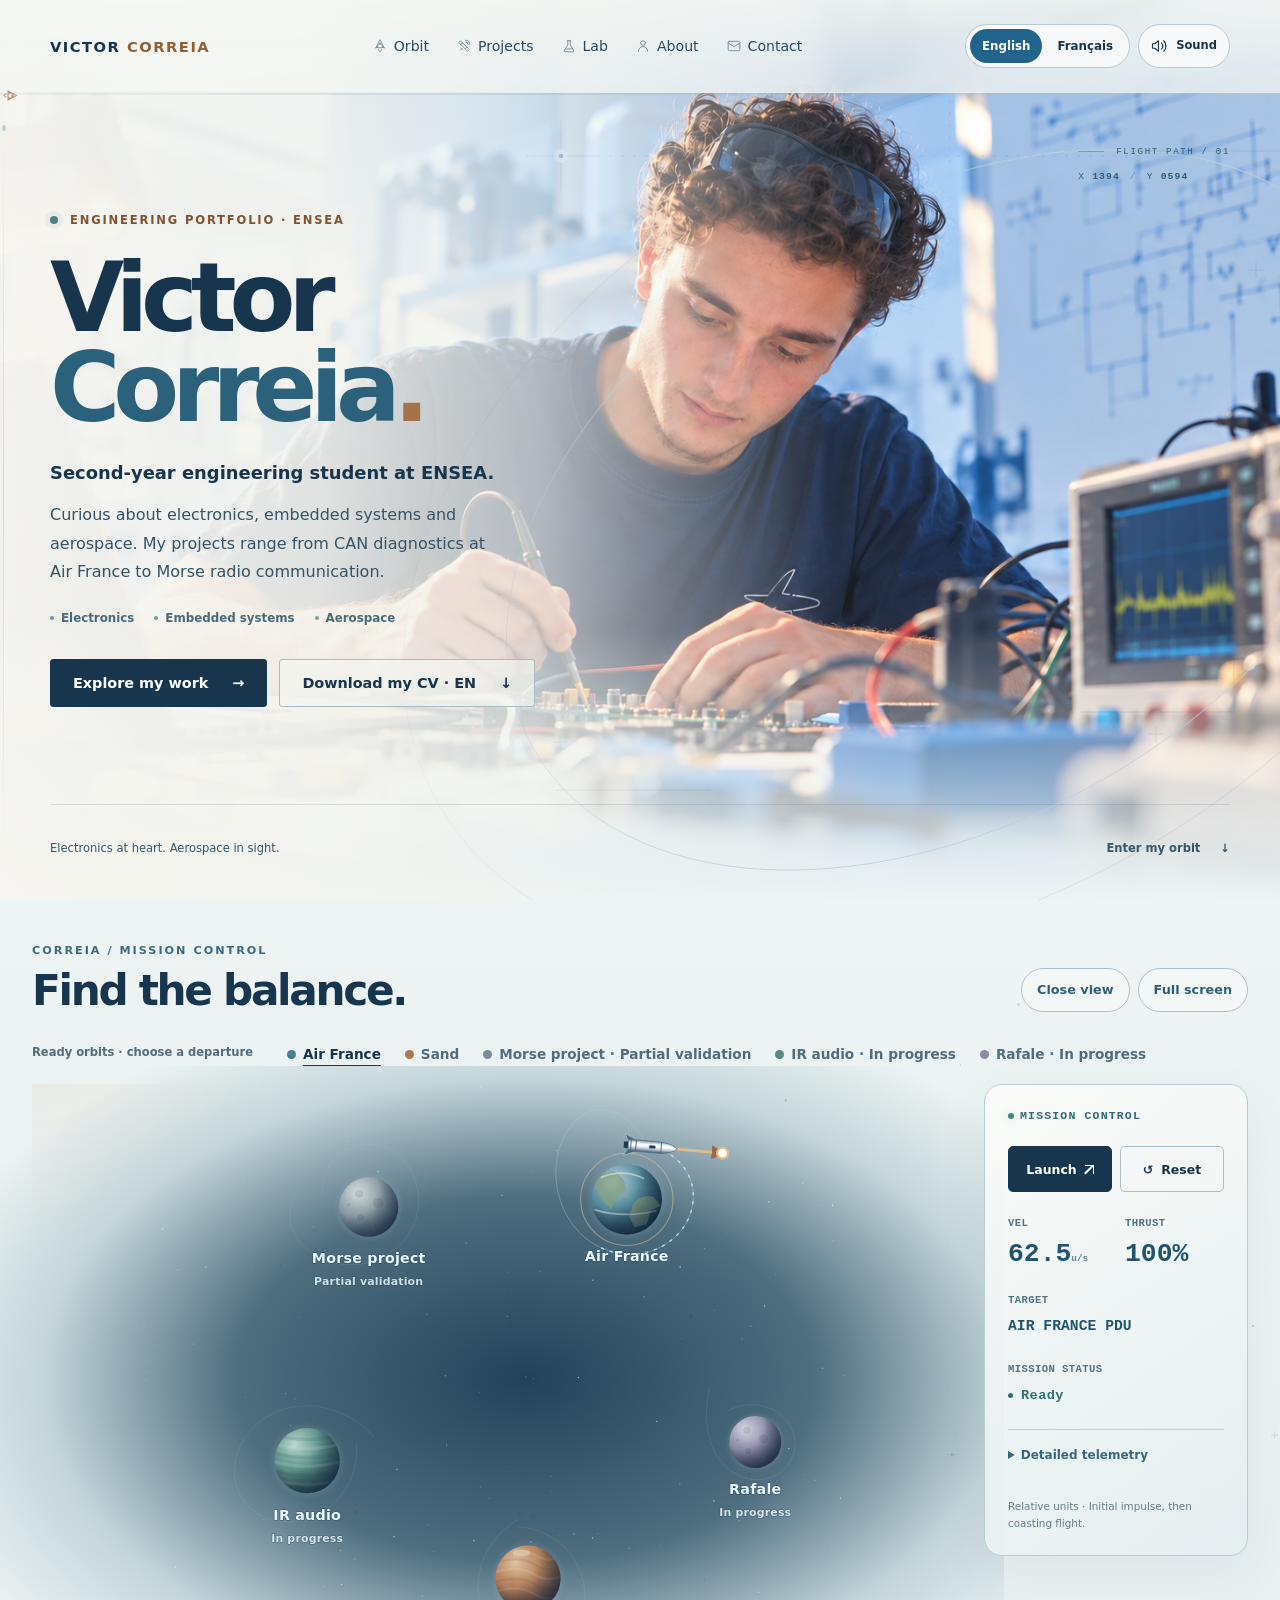
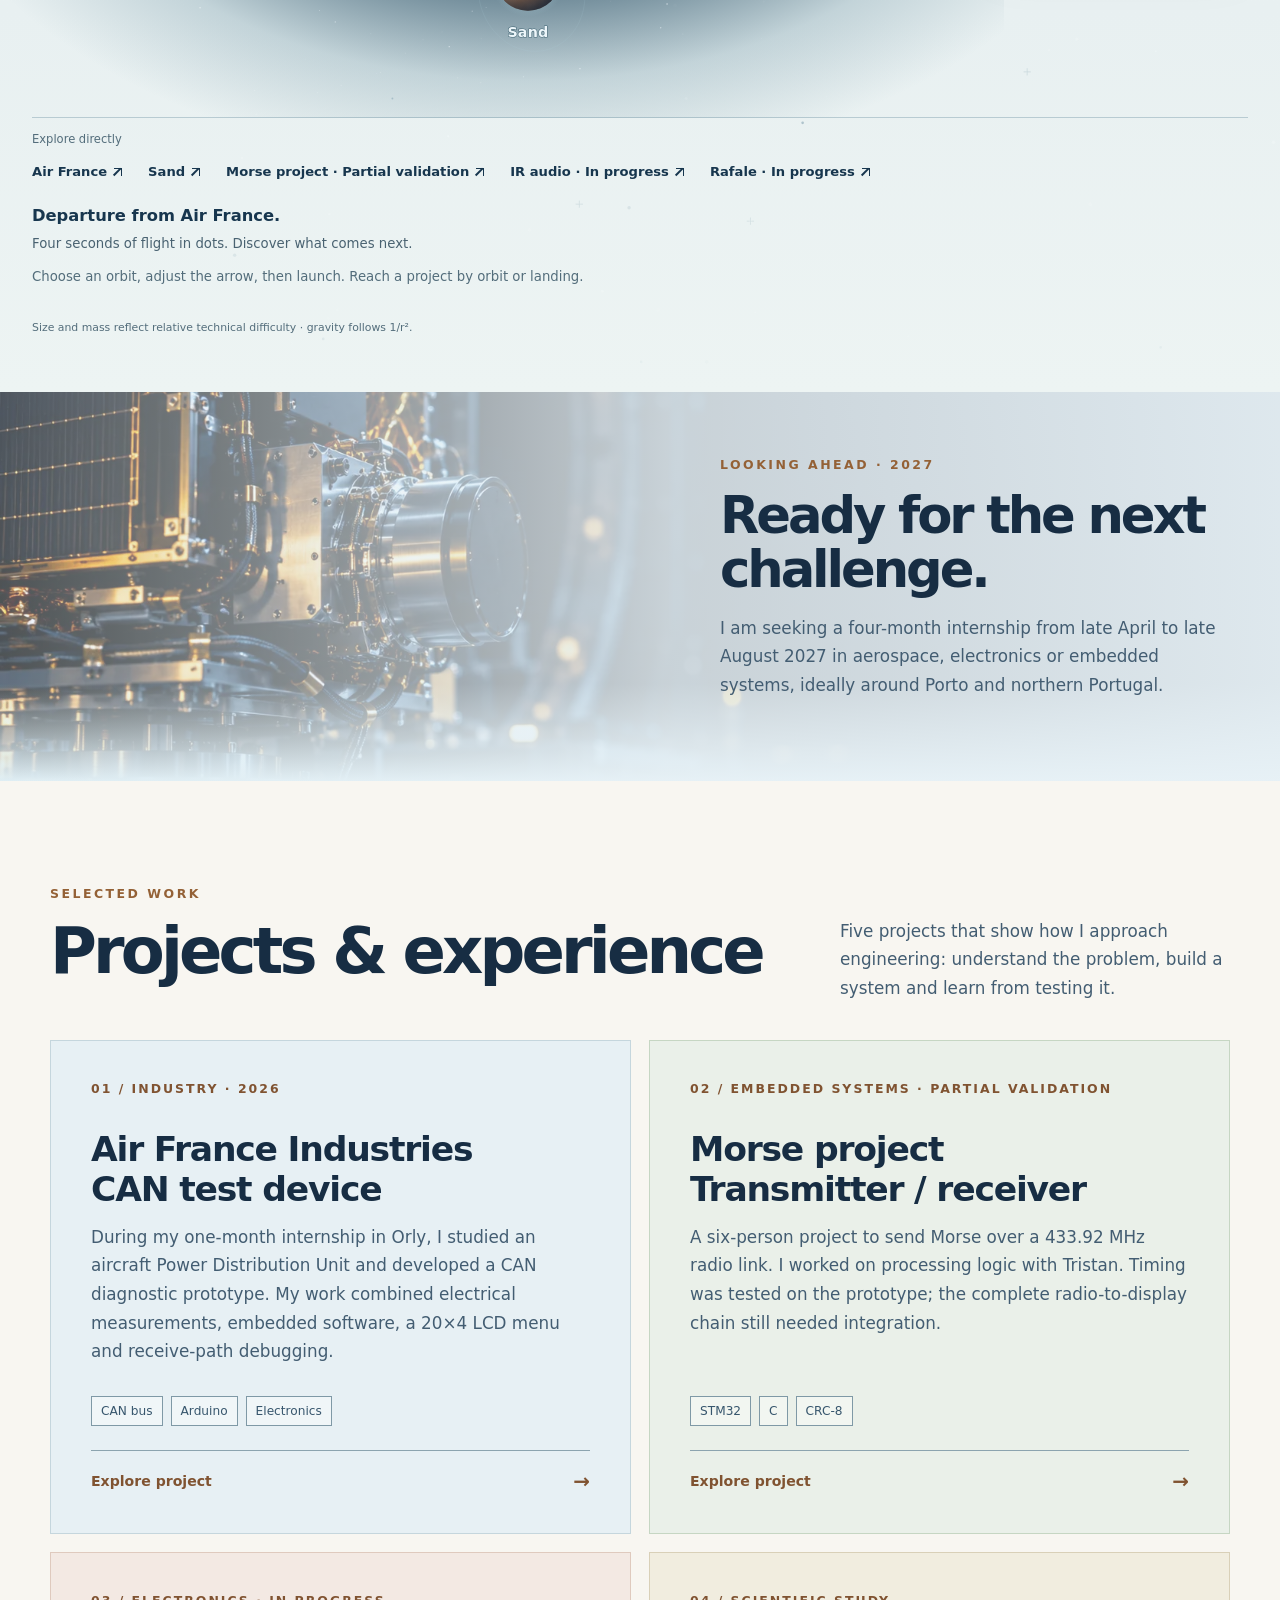
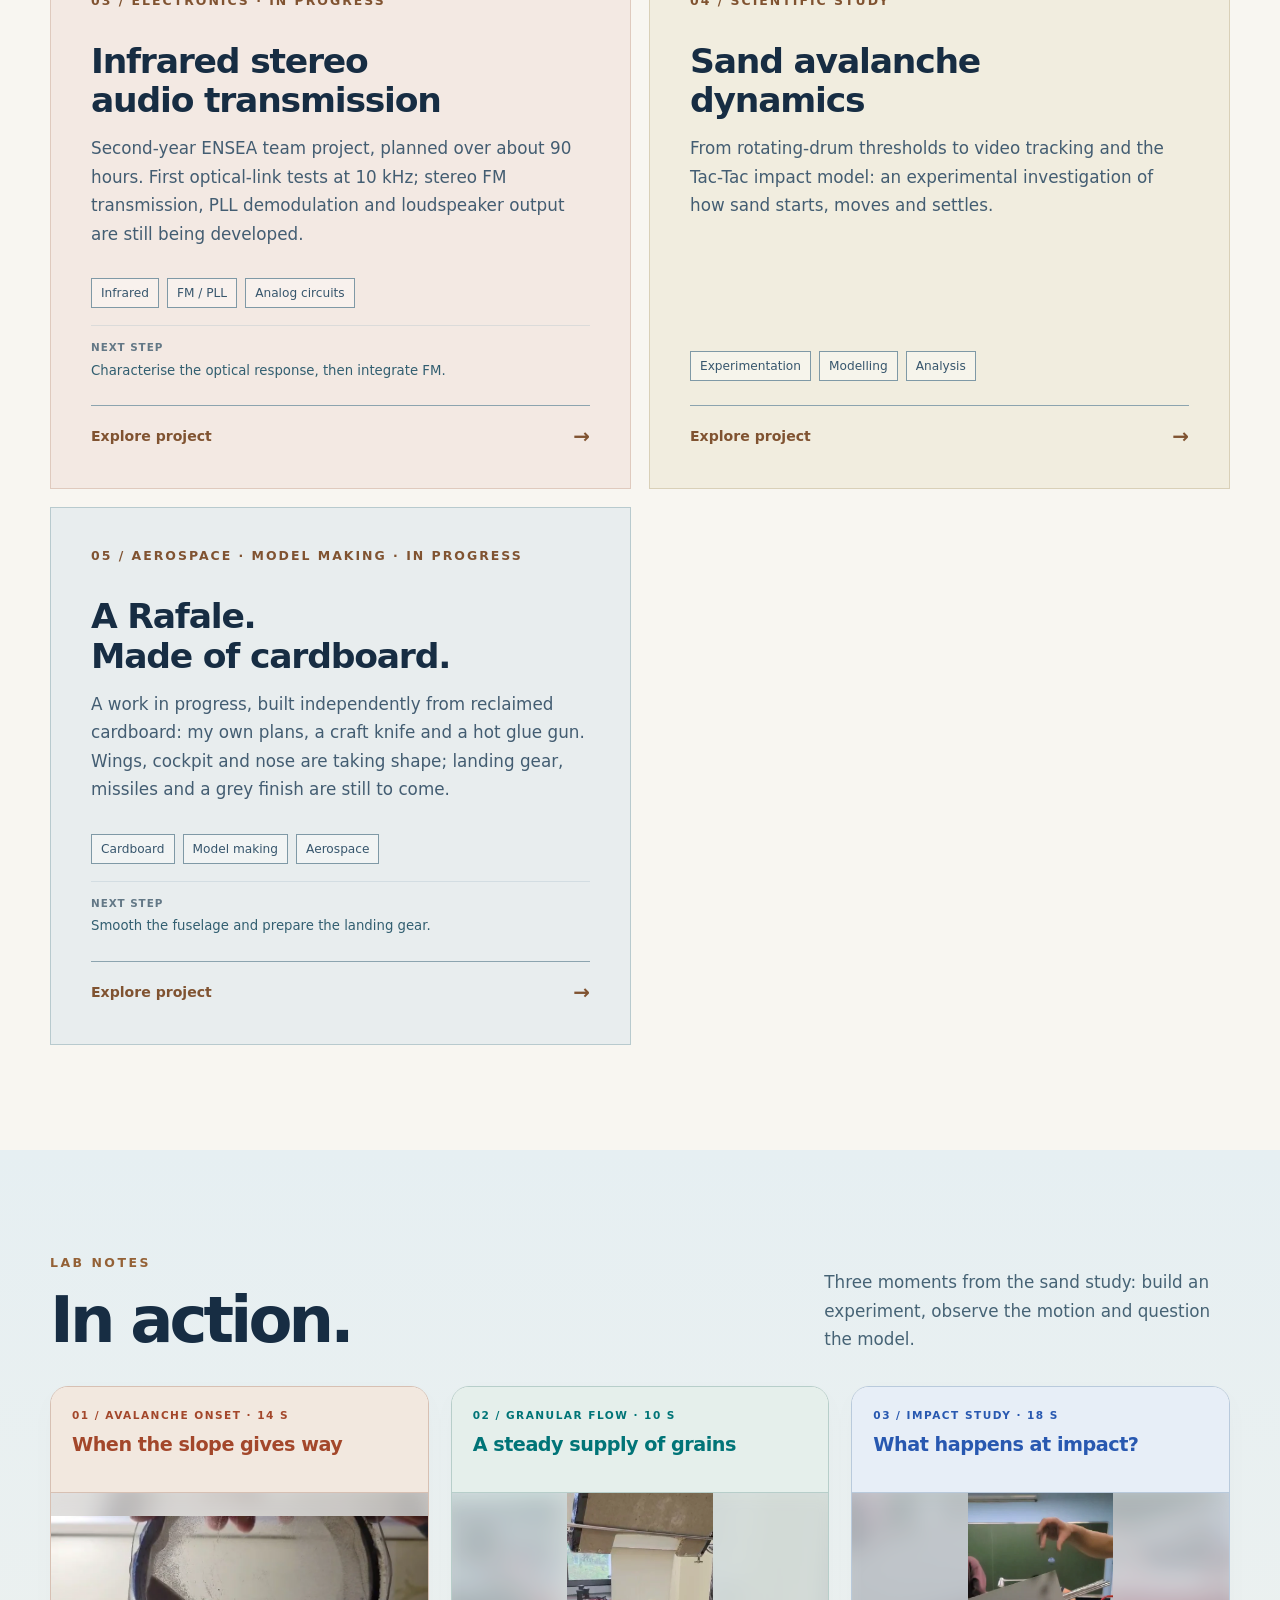
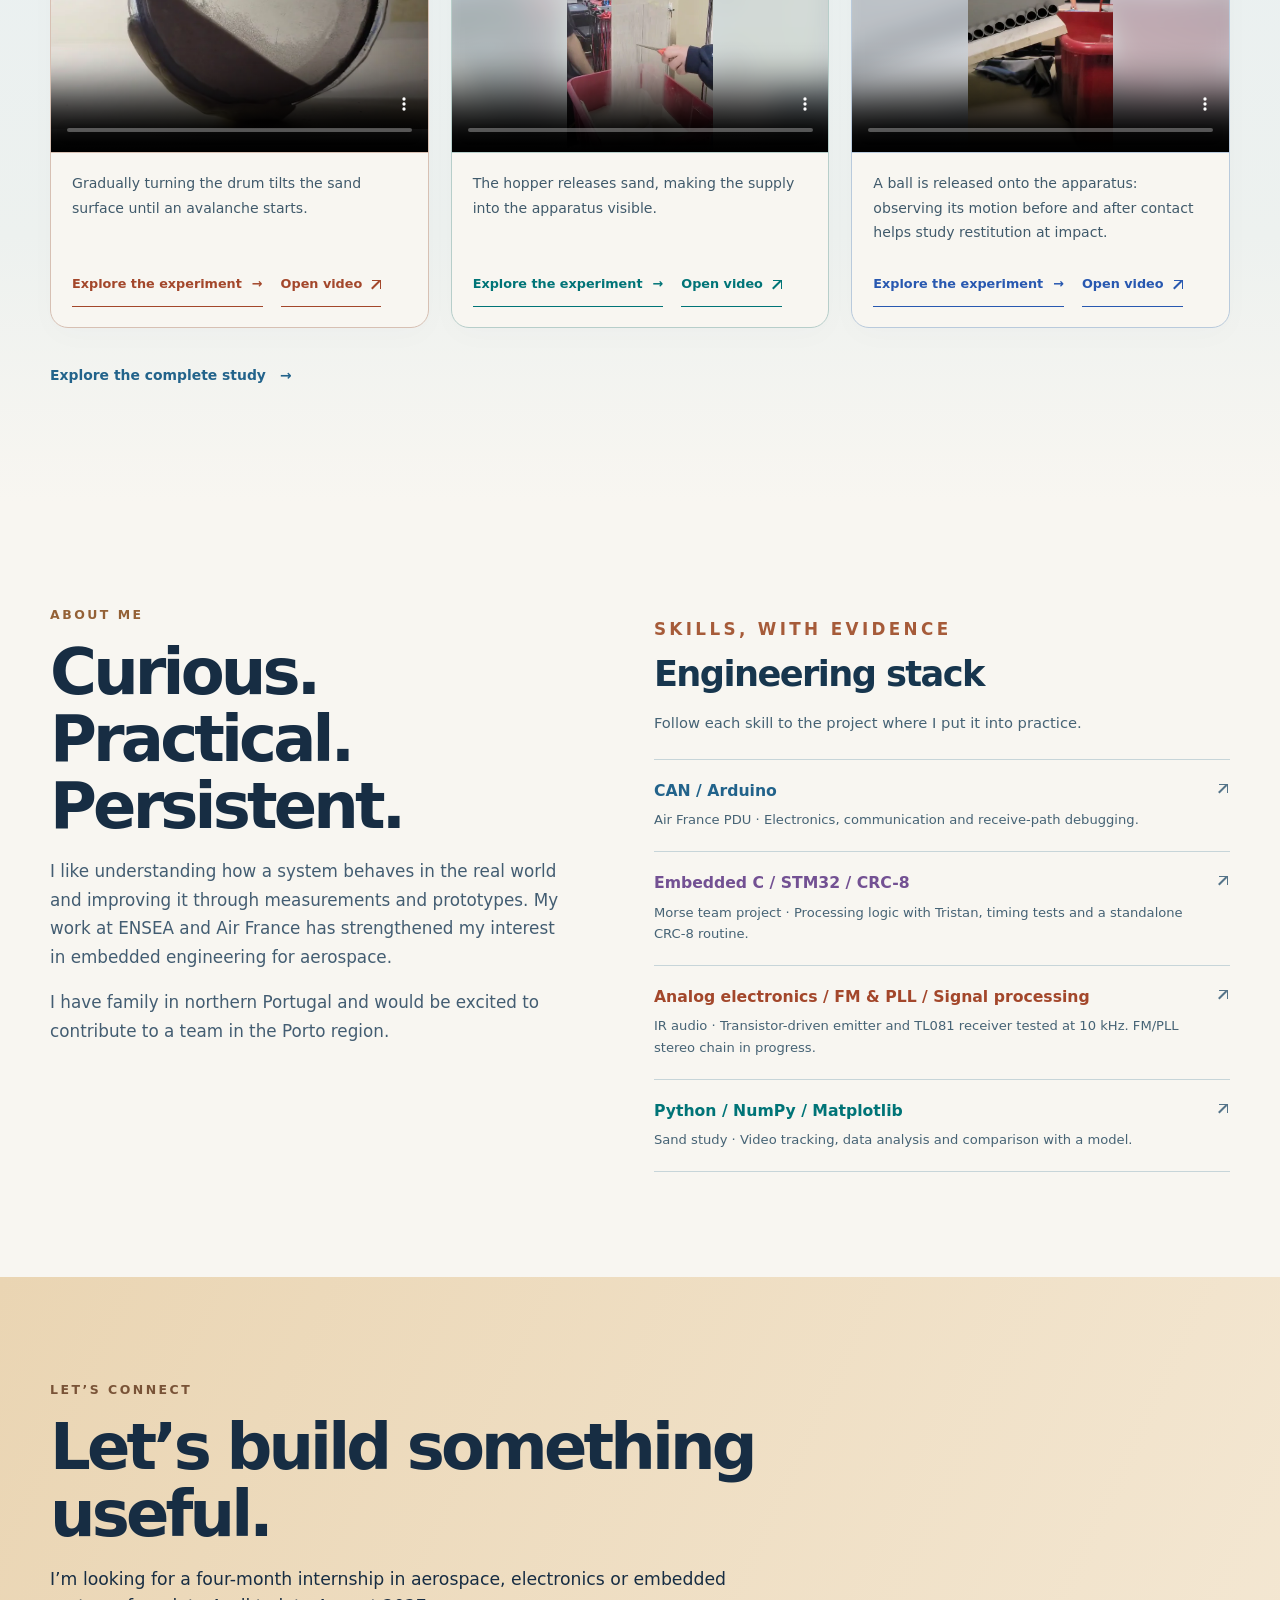
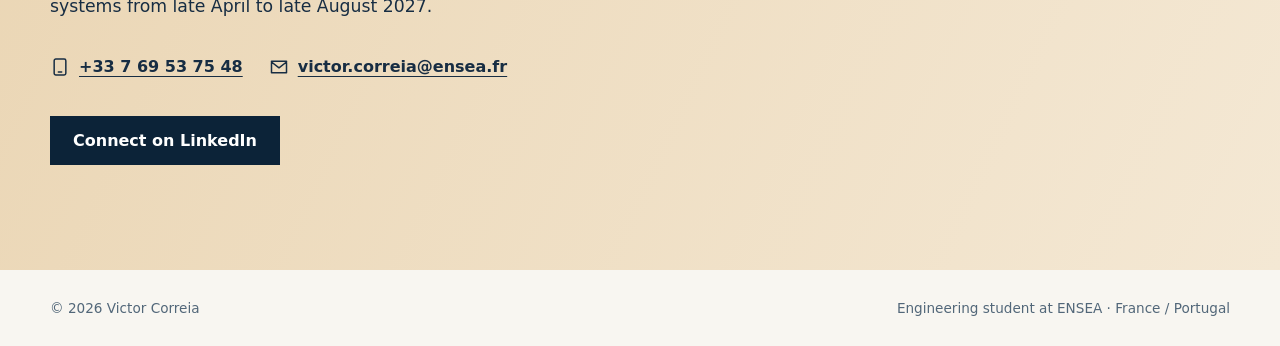
<file: index.html>
<!doctype html><html lang="en"><head>
<script src="assets/site-audio.js" defer></script><meta charset="utf-8"><meta name="viewport" content="width=device-width,initial-scale=1"><meta name="theme-color" content="#edf4f3"><title>Victor Correia — Engineering Portfolio</title><meta name="description" content="Electronics, embedded systems and aerospace projects by Victor Correia, ENSEA engineering student."><link rel="icon" type="image/svg+xml" href="data:image/svg+xml,%3Csvg xmlns='http://www.w3.org/2000/svg' viewBox='0 0 64 64'%3E%3Crect width='64' height='64' rx='12' fill='%23071321'/%3E%3Cpath d='M12 18h40L32 49z' fill='none' stroke='%23d5ad68' stroke-width='4'/%3E%3C/svg%3E"><style>
:root{font-family:Inter,ui-sans-serif,system-ui,sans-serif;color:#f4f7fa;background:#071321;scroll-behavior:smooth}*{box-sizing:border-box}body{margin:0}a{color:inherit}.wrap{width:min(1180px,calc(100% - 52px));margin:auto}.nav{position:fixed;z-index:20;inset:0 0 auto;padding:24px max(26px,calc((100vw - 1180px)/2));display:flex;justify-content:space-between;gap:24px;align-items:center;background:linear-gradient(#06111ee0,#06111e00);transition:background .3s}.nav.scrolled{background:#071321ed;backdrop-filter:blur(12px);border-bottom:1px solid #ffffff20}.brand{font-size:.92rem;font-weight:800;letter-spacing:.1em;text-decoration:none;white-space:nowrap}.brand b,.accent{color:#d5ad68}.links{display:flex;gap:28px}.links a{font-size:.88rem;text-decoration:none;color:#e3eaf0}.links a:hover{color:#d5ad68}.panel{position:relative;min-height:100svh;display:flex;align-items:center;isolation:isolate;overflow:hidden}.panel:before{content:"";position:absolute;inset:0;z-index:-2;background-size:cover;background-position:center;transform:scale(1.08);transition:transform 1.3s}.panel.in-view:before{transform:scale(1)}.panel:after{content:"";position:absolute;inset:0;z-index:-1;background:linear-gradient(90deg,#071321f2,#0713219b 55%,#07132170),linear-gradient(0deg,#071321,transparent 22%)}.hero:before{background-image:url('workbench.webp')}.feature:before{background-image:url('aerospace.webp')}.feature:after{background:linear-gradient(90deg,#071321a5,#071321ad 45%,#071321ed),linear-gradient(0deg,#071321,transparent 22%)}.panel-content{padding:130px 0 90px}.eyebrow{font-size:.78rem;letter-spacing:.2em;text-transform:uppercase;color:#d5ad68;font-weight:750}.hero h1{font-size:clamp(3.6rem,8vw,7.5rem);letter-spacing:-.075em;line-height:.95;max-width:950px;margin:28px 0}.lead{font-size:clamp(1.15rem,2vw,1.45rem);line-height:1.6;max-width:650px;color:#e6edf2}.button{display:inline-block;margin-top:27px;padding:14px 22px;border:1px solid #d5ad68;background:#d5ad68;color:#071321;text-decoration:none;font-weight:750}.button:hover{background:#f0c987}.button.ghost{margin-left:9px;background:transparent;color:white}.scroll-note{position:absolute;bottom:34px;left:max(26px,calc((100vw - 1180px)/2));font-size:.74rem;letter-spacing:.18em;text-transform:uppercase}.scroll-note:after{content:"";display:inline-block;width:55px;height:1px;margin-left:15px;vertical-align:middle;background:#d5ad68}.feature .panel-content{margin-left:auto;width:min(510px,100%)}.feature h2,.section h2,.contact h2{font-size:clamp(2.7rem,5vw,5rem);letter-spacing:-.06em;line-height:1.05;margin:17px 0}.feature p,.section p{color:#bdcedb;line-height:1.7;font-size:1.05rem}.feature p{color:#e4ecf2}.section{padding:105px 0}.section-head{display:flex;justify-content:space-between;align-items:end;gap:30px;margin-bottom:38px}.section-head p{max-width:390px;margin:0}.projects{display:grid;grid-template-columns:repeat(2,1fr);gap:1px;background:#426078}.project{background:#0b1d30;padding:40px;min-height:330px;display:flex;flex-direction:column;transition:background .25s}.project:hover{background:#13304b}.index{font-size:.78rem;color:#d5ad68;letter-spacing:.16em;font-weight:700}.project h3{font-size:clamp(1.6rem,2.7vw,2.45rem);line-height:1.15;letter-spacing:-.035em;margin:34px 0 13px}.project p{margin:0}.tags{display:flex;gap:8px;flex-wrap:wrap;margin-top:auto;padding-top:30px}.tags span{font-size:.76rem;border:1px solid #496079;padding:7px 9px;color:#dce5ed}.films{background:#0e2236}.film-grid{display:grid;grid-template-columns:repeat(2,1fr);gap:18px}.film{aspect-ratio:16/9;display:flex;flex-direction:column;justify-content:end;padding:28px;border:1px solid #426078;background:linear-gradient(135deg,#183852,#071321)}.film:nth-child(2){background:linear-gradient(135deg,#26455b,#071321)}.film strong{font-size:1.45rem}.film small{margin-top:9px;color:#abc0ce;font-size:.87rem}.about{display:grid;grid-template-columns:1fr 1fr;gap:9vw}.skills{display:flex;gap:10px;flex-wrap:wrap;align-content:start;padding-top:45px}.skills span{border:1px solid #466079;padding:10px 13px;color:#d5e0e8}.contact{padding:105px 0;background:#d5ad68;color:#071321}.contact h2{max-width:800px}.contact p{font-size:1.08rem;line-height:1.6;max-width:680px}.contact .eyebrow{color:#314154}.contact .button{background:#071321;border-color:#071321;color:white}.foot{padding:30px 0;display:flex;justify-content:space-between;gap:20px;color:#9bb0c0;font-size:.85rem}.reveal{opacity:0;transform:translateY(25px);transition:opacity .7s,transform .7s}.reveal.in-view{opacity:1;transform:none}@media(max-width:760px){.wrap{width:calc(100% - 36px)}.nav{padding:17px}.brand{font-size:.8rem}.links{gap:12px}.links a{font-size:.78rem}.links a:first-child{display:none}.panel{min-height:90svh}.panel:after,.feature:after{background:linear-gradient(90deg,#071321ec,#0713219a),linear-gradient(0deg,#071321,transparent 22%)}.panel-content{padding:130px 0 90px}.feature .panel-content{margin-left:0}.section{padding:75px 0}.section-head,.about{display:block}.section-head p{margin-top:20px}.projects,.film-grid{grid-template-columns:1fr}.project{min-height:295px;padding:29px}.skills{padding-top:25px}.button.ghost{margin-left:0}.scroll-note{left:18px}.foot{display:block}}@media(prefers-reduced-motion:reduce){:root{scroll-behavior:auto}.panel:before,.reveal{transition:none;transform:none}.reveal{opacity:1}}
.project{color:inherit;text-decoration:none}.project:focus-visible{outline:3px solid #d5ad68;outline-offset:-3px;background:#13304b}.project-link{display:flex;align-items:center;justify-content:space-between;gap:16px;margin-top:24px;padding-top:18px;border-top:1px solid #496079;color:#d5ad68;font-size:.88rem;font-weight:750}.project-link span{font-size:1.25rem}
/* Light surfaces alternate across the portfolio sections. */
:root{color-scheme:light;color:#172d43;background:#f8f6f1}
::selection{background:#e0bd83;color:#172d43}
a:focus-visible{outline:3px solid #946136;outline-offset:6px}
.nav{color:#f4f7fa;background:linear-gradient(#0c2338e6,#0c233800)}
.nav.scrolled{background:#0c2338f2;border-bottom-color:#ffffff26}
.nav a:focus-visible,.hero a:focus-visible{outline-color:#e0bd83}
.brand b,.accent{color:#e0bd83}
.hero{color:#fff}
.hero:after{background:linear-gradient(90deg,#0b233ce8,#0b233c80 58%,#0b233c33),linear-gradient(0deg,#0c2338,transparent 24%)}
.hero .eyebrow{color:#e0bd83}
.hero .lead{color:#edf3f6}
.scroll-note{color:#e4edf2}
.feature{color:#172d43;background:#dfeef4}
.feature:after{background:linear-gradient(90deg,#dfeef459,#e7f1f6dd 52%,#e7f1f6f5),linear-gradient(0deg,#dfeef4,transparent 25%)}
.feature .eyebrow,.section .eyebrow{color:#946136}
.feature p,.section p{color:#435d72}
.button{background:#e0bd83;border-color:#e0bd83}
.button:hover{background:#efd3a3}
.button.ghost{color:#fff;border-color:#e0bd83}
.button.ghost:hover{background:#ffffff18}
.projects{gap:18px;background:transparent}
.project{border:1px solid #c5d6dd;background:#e7f0f4;transition:background .25s,border-color .25s,transform .25s ease,box-shadow .25s ease}
.project:nth-child(2){background:#eaf0e9;border-color:#c6d6c3}
.project:nth-child(3){background:#f3e9e3;border-color:#dfcabe}
.project:nth-child(4){background:#f1eddf;border-color:#d9d0b8}
.project:hover,.project:focus-visible{background:#d8e9f0;border-color:#658798}
.project:nth-child(2):hover,.project:nth-child(2):focus-visible{background:#dde9da;border-color:#738a6b}
.project:nth-child(3):hover,.project:nth-child(3):focus-visible{background:#edddd3;border-color:#a68570}
.project:nth-child(4):hover,.project:nth-child(4):focus-visible{background:#e9e1c9;border-color:#96866a}
.project:focus-visible{outline-color:#946136;outline-offset:4px}
.index,.project-link{color:#805331}
.tags span{color:#37566d;background:#ffffff5c;border-color:#7f99a6}
.project-link{border-top-color:#8ca4af}
.project-link span{display:inline-block;transition:transform .25s ease}
@media(hover:hover) and (pointer:fine){.project:hover{transform:translateY(-3px);box-shadow:0 10px 24px #315e7018,0 0 0 1px #537c9a20}.project:hover .project-link span{transform:translateX(3px)}}
.films{background:#dfeef4}
.film{color:#172d43;border-color:#adc4ce;background:radial-gradient(ellipse at top right,#f5fafc,#c7e0e9)}
.film:nth-child(2){border-color:#c6cabb;background:radial-gradient(ellipse at top right,#f8faf2,#dce4ce)}
.film small{color:#435d72}
.skills span{color:#37566d;border-color:#b2c7d0;background:#edf3f5}
.skills span:nth-child(3n+2){background:#f1e7de;border-color:#d7bfae;color:#795337}
.skills span:nth-child(3n){background:#e9efe5;border-color:#bbcab3;color:#496241}
.contact{background:linear-gradient(115deg,#ead5b3,#f4e8d4);color:#172d43}
.contact .eyebrow{color:#795337}
.contact .button{background:#0c2338;border-color:#0c2338}
.contact .button:hover{background:#23465f}
.foot{color:#526779}
@media(max-width:760px){.hero:after{background:linear-gradient(90deg,#0b233ce0,#0b233c87),linear-gradient(0deg,#0c2338,transparent 24%)}.feature:after{background:linear-gradient(90deg,#e7f1f6e8,#e7f1f6be),linear-gradient(0deg,#dfeef4,transparent 25%)}}
@media(prefers-reduced-motion:reduce){.nav,.project,.project-link span{transition:none}.project:hover{transform:none;box-shadow:none}.project:hover .project-link span{transform:none}}
.project:nth-child(5){background:#e8edee;border-color:#b8cace}.project:nth-child(5):hover,.project:nth-child(5):focus-visible{background:#d9e5e8;border-color:#668592}
.contact-methods{display:flex;flex-wrap:wrap;gap:8px 26px;margin-top:24px}
.contact-methods a{display:inline-flex;align-items:center;gap:9px;min-height:44px;max-width:100%;font-weight:700;text-underline-offset:4px}
.contact-methods svg{width:20px;height:20px;flex:none}
.contact-methods span{min-width:0;overflow-wrap:anywhere}
</style>
<link rel="stylesheet" href="assets/home-intro.css">
<script src="assets/orbit-game.js?v=infrared-20261009" defer></script>
<script src="assets/orbit-materials.js" defer></script>
<noscript><style>.reveal{opacity:1;transform:none}.space-home *{animation:none!important}</style></noscript>
<link rel="stylesheet" href="assets/language.css">
<link rel="stylesheet" href="assets/orbit-game.css">
<script src="assets/language.js" defer></script>
<link rel="alternate" hreflang="en" href="/index.html">
<link rel="alternate" hreflang="fr" href="/fr/index.html">
<link rel="stylesheet" href="assets/project-video.css">
<link rel="stylesheet" href="assets/immersive-video.css">
<script src="assets/project-video.js" defer></script>
<link rel="stylesheet" href="assets/home-evidence.css">
<link rel="stylesheet" href="assets/scroll-trajectory.css">
<script src="assets/scroll-trajectory.js" defer></script>
<link rel="stylesheet" href="assets/space-navigation.css">
<script src="assets/space-navigation.js" defer></script>
<link rel="stylesheet" href="assets/home-portrait.css">
<link rel="stylesheet" href="assets/site-audio.css">
<link rel="stylesheet" href="assets/mission-preview.css">
<script src="assets/mission-preview.js?v=infrared-20261009" defer></script>
<link rel="stylesheet" href="assets/home-flight.css">
<script src="assets/home-flight.js" defer></script>
<link rel="stylesheet" href="assets/orbit-immersive.css">
<link rel="stylesheet" href="assets/home-project-updates.css">
</head><body><header class="nav" id="nav"><a class="brand" href="#home">VICTOR <b>CORREIA</b></a><nav class="links" aria-label="Main navigation"><a href="#orbit"><svg class="space-menu-icon" viewBox="0 0 24 24" fill="none" stroke="currentColor" stroke-width="1.3" stroke-linecap="round" stroke-linejoin="round" aria-hidden="true" focusable="false"><path d="M12 2c-3.3 3.7-4.6 8.1-4.1 13h8.2C16.6 10.1 15.3 5.7 12 2Z"/><circle cx="12" cy="8" r="1.5"/><path d="m8 10-3.7 5.5L8 14m8-4 3.7 5.5L16 14M9 18l3 4 3-4"/></svg>Orbit</a><a href="#projects"><svg class="space-menu-icon" viewBox="0 0 24 24" fill="none" stroke="currentColor" stroke-width="1.3" stroke-linecap="round" stroke-linejoin="round" aria-hidden="true" focusable="false"><path d="m10 7 7 7-3 3-7-7zM7 10 3 6l3-3 4 4m4 10 4 4 3-3-4-4M6 15l3 3m-3 1 2-2M15 5a4 4 0 0 1 4 4m-4-7a7 7 0 0 1 7 7"/></svg>Projects</a><a href="#films"><svg class="space-menu-icon"
       viewBox="0 0 24 24"
       fill="none"
       stroke="currentColor"
       stroke-width="1.3"
       stroke-linecap="round"
       stroke-linejoin="round"
       aria-hidden="true"
       focusable="false">
    <path d="M9 3h6"/>
    <path d="M10 3v7l-5.8 9.1A2 2 0 0 0 5.9 22h12.2a2 2 0 0 0 1.7-2.9L14 10V3"/>
    <path d="M7 17h10"/>
  </svg>Lab</a><a href="#about"><svg class="space-menu-icon" viewBox="0 0 24 24" fill="none" stroke="currentColor" stroke-width="1.3" stroke-linecap="round" stroke-linejoin="round" aria-hidden="true" focusable="false">
<path d="M20 21a8 8 0 0 0-16 0"/>
<circle cx="12" cy="7" r="4"/>
</svg>About</a><a href="#contact"><svg class="space-menu-icon" viewBox="0 0 24 24" fill="none" stroke="currentColor" stroke-width="1.3" stroke-linecap="round" stroke-linejoin="round" aria-hidden="true" focusable="false">
<rect x="2" y="4" width="20" height="16" rx="2"/>
<path d="m22 7-10 6L2 7"/>
</svg>Contact</a></nav><nav class="language-switch" aria-label="Choose language"><a href="/index.html" lang="en" hreflang="en" data-language="en" aria-label="English" aria-current="page"><span class="language-name">English</span><span class="language-short" aria-hidden="true">EN</span></a><a href="/fr/index.html" lang="fr" hreflang="fr" data-language="fr" aria-label="Français"><span class="language-name">Français</span><span class="language-short" aria-hidden="true">FR</span></a></nav></header>
<div class="page-flight-progress" role="progressbar" aria-label="Reading progress" aria-valuemin="0" aria-valuemax="100" aria-valuenow="0" hidden><span class="flight-progress-track" aria-hidden="true"></span><span class="flight-progress-fill" aria-hidden="true"></span><span class="flight-progress-ship" aria-hidden="true"><svg viewBox="0 0 24 24" fill="none" stroke="currentColor" stroke-width="1.3" stroke-linecap="round" stroke-linejoin="round" aria-hidden="true" focusable="false"><path d="M12 2c-3.3 3.7-4.6 8.1-4.1 13h8.2C16.6 10.1 15.3 5.7 12 2Z"/><circle cx="12" cy="8" r="1.5"/><path d="m8 10-3.7 5.5L8 14m8-4 3.7 5.5L16 14M9 18l3 4 3-4"/></svg></span></div>

<nav class="scroll-trajectory" aria-label="Portfolio chapters">
  <span class="trajectory-track" aria-hidden="true"></span>
  <ol class="trajectory-chapters">
    <li><a href="#home" aria-current="location"><span class="trajectory-number" aria-hidden="true">01</span><svg class="space-menu-icon" viewBox="0 0 24 24" fill="none" stroke="currentColor" stroke-width="1.3" stroke-linecap="round" stroke-linejoin="round" aria-hidden="true" focusable="false"><path d="M12 2c-3.3 3.7-4.6 8.1-4.1 13h8.2C16.6 10.1 15.3 5.7 12 2Z"/><circle cx="12" cy="8" r="1.5"/><path d="m8 10-3.7 5.5L8 14m8-4 3.7 5.5L16 14M9 18l3 4 3-4"/></svg><span>Launch</span></a></li>
    <li><a href="#orbit"><span class="trajectory-number" aria-hidden="true">02</span><svg class="space-menu-icon" viewBox="0 0 24 24" fill="none" stroke="currentColor" stroke-width="1.3" stroke-linecap="round" stroke-linejoin="round" aria-hidden="true" focusable="false"><path d="M12 2c-3.3 3.7-4.6 8.1-4.1 13h8.2C16.6 10.1 15.3 5.7 12 2Z"/><circle cx="12" cy="8" r="1.5"/><path d="m8 10-3.7 5.5L8 14m8-4 3.7 5.5L16 14M9 18l3 4 3-4"/></svg><span>Orbit</span></a></li>
    <li><a href="#projects"><span class="trajectory-number" aria-hidden="true">03</span><svg class="space-menu-icon" viewBox="0 0 24 24" fill="none" stroke="currentColor" stroke-width="1.3" stroke-linecap="round" stroke-linejoin="round" aria-hidden="true" focusable="false"><path d="m10 7 7 7-3 3-7-7zM7 10 3 6l3-3 4 4m4 10 4 4 3-3-4-4M6 15l3 3m-3 1 2-2M15 5a4 4 0 0 1 4 4m-4-7a7 7 0 0 1 7 7"/></svg><span>Projects</span></a></li>
    <li><a href="#films"><span class="trajectory-number" aria-hidden="true">04</span><svg class="space-menu-icon"
         viewBox="0 0 24 24"
         fill="none"
         stroke="currentColor"
         stroke-width="1.3"
         stroke-linecap="round"
         stroke-linejoin="round"
         aria-hidden="true"
         focusable="false">
      <path d="M9 3h6"/>
      <path d="M10 3v7l-5.8 9.1A2 2 0 0 0 5.9 22h12.2a2 2 0 0 0 1.7-2.9L14 10V3"/>
      <path d="M7 17h10"/>
    </svg><span>Lab</span></a></li>
    <li><a href="#about"><span class="trajectory-number" aria-hidden="true">05</span><svg class="space-menu-icon" viewBox="0 0 24 24" fill="none" stroke="currentColor" stroke-width="1.3" stroke-linecap="round" stroke-linejoin="round" aria-hidden="true" focusable="false"><path d="m10 7 7 7-3 3-7-7zM7 10 3 6l3-3 4 4m4 10 4 4 3-3-4-4M6 15l3 3m-3 1 2-2M15 5a4 4 0 0 1 4 4m-4-7a7 7 0 0 1 7 7"/></svg><span>About</span></a></li>
    <li><a href="#contact"><span class="trajectory-number" aria-hidden="true">06</span><svg class="space-menu-icon" viewBox="0 0 24 24" fill="none" stroke="currentColor" stroke-width="1.3" stroke-linecap="round" stroke-linejoin="round" aria-hidden="true" focusable="false"><path d="m10 7 7 7-3 3-7-7zM7 10 3 6l3-3 4 4m4 10 4 4 3-3-4-4M6 15l3 3m-3 1 2-2M15 5a4 4 0 0 1 4 4m-4-7a7 7 0 0 1 7 7"/></svg><span>Contact</span></a></li>
  </ol>
  <span class="trajectory-beacon" aria-hidden="true"><svg viewBox="0 0 24 24" fill="none" stroke="currentColor" stroke-width="1.3" stroke-linecap="round" stroke-linejoin="round" aria-hidden="true" focusable="false"><path d="M12 2c-3.3 3.7-4.6 8.1-4.1 13h8.2C16.6 10.1 15.3 5.7 12 2Z"/><circle cx="12" cy="8" r="1.5"/><path d="m8 10-3.7 5.5L8 14m8-4 3.7 5.5L16 14M9 18l3 4 3-4"/></svg></span>
</nav>
<div class="trajectory-edge" aria-hidden="true"></div>
<main>
<section class="panel hero space-home portrait-home" id="home" aria-labelledby="intro-name">
  <img class="intro-portrait" src="assets/victor-laboratory.png" width="1536" height="1024" alt="Victor Correia taking measurements on an electronics workbench in a laboratory." fetchpriority="high" decoding="async">
  <div class="portrait-veil" aria-hidden="true"></div>
  <div class="home-flight-layer" aria-hidden="true">
    <svg class="home-flight-art" viewBox="0 0 1440 900" preserveAspectRatio="xMidYMid slice" focusable="false">
      <defs>
        <linearGradient id="home-flight-intro-mask"><stop offset="25%" stop-color="black"/><stop offset="54%" stop-color="white"/></linearGradient>
        <radialGradient id="home-flight-face-mask"><stop offset="48%" stop-color="black"/><stop offset="100%" stop-color="white"/></radialGradient>
        <mask id="home-flight-mask" maskUnits="userSpaceOnUse" x="0" y="0" width="1440" height="900"><rect width="1440" height="900" fill="url(#home-flight-intro-mask)"/><ellipse cx="895" cy="290" rx="200" ry="230" fill="url(#home-flight-face-mask)"/></mask>
      </defs>
      <g mask="url(#home-flight-mask)">
        <g transform="rotate(-30 1030 510)">
          <ellipse class="home-flight-orbit home-flight-secondary" cx="1030" cy="510" rx="590" ry="390"/>
          <ellipse class="home-flight-orbit home-flight-orbit-light" cx="1030" cy="510" rx="480" ry="310"/>
          <ellipse class="home-flight-orbit" cx="1030" cy="510" rx="480" ry="310"/>
        </g>
        <g class="home-flight-guides">
          <path d="M606 156h70m-35-35v70M1210 151h156v97M1160 712h154v-92M636 790h155"/>
          <path class="flight-guide-dashed" d="M677 156h548M1030 76v131M1370 450v176"/>
          <path d="M1328 270h16m-8-8v16M1228 734h16m-8-8v16M633 742h14m-7-7v14"/>
        </g>
        <circle class="home-flight-node-halo" cx="641" cy="156" r="7"/><circle class="home-flight-node" cx="641" cy="156" r="2.2"/>
        <circle class="home-flight-node" cx="1366" cy="151" r="2"/>
        <g class="home-flight-satellite" data-flight-satellite transform="translate(1205 766) rotate(145)">
          <circle class="home-flight-satellite-glow" r="15"/>
          <rect x="-3" y="-3.5" width="6" height="7" rx="1"/>
          <path d="M-3 0h-8m14 0h8M0-3.5v-4" fill="none"/>
          <path d="M-11-3h6v6h-6zM5-3h6v6H5z"/>
        </g>
      </g>
    </svg>
    <div class="home-flight-readout"><span>FLIGHT PATH / 01</span><span>X <b data-flight-x>1205</b><span class="flight-coordinate-divider">/</span>Y <b data-flight-y>0766</b></span></div>
  </div>
  <div class="wrap space-layout">
    <div class="personal-intro">
      <p class="eyebrow intro-eyebrow"><span aria-hidden="true"></span>Engineering portfolio · ENSEA</p>
      <h1 id="intro-name">Victor<br><span>Correia<span class="name-dot">.</span></span></h1>
      <p class="intro-role">Second-year engineering student at ENSEA.</p>
      <p class="intro-description">Curious about electronics, embedded systems and aerospace. My projects range from CAN diagnostics at Air France to Morse radio communication.</p>
      <ul class="intro-topics" aria-label="Areas of interest"><li>Electronics</li><li>Embedded systems</li><li>Aerospace</li></ul>
      <div class="intro-actions"><a class="button" href="#projects">Explore my work <span aria-hidden="true">→</span></a><a class="button ghost" href="assets/victor-correia-cv-en.pdf" download="Victor-Correia-CV-EN.pdf">Download my CV · EN <span aria-hidden="true">↓</span></a></div>
    </div>
  </div>
  <div class="wrap home-footline"><span>Electronics at heart. Aerospace in sight.</span><a href="#orbit">Enter my orbit <span aria-hidden="true">↓</span></a></div>
</section>
<section class="orbit-exploration" id="orbit" aria-labelledby="orbit-game-title">
  <div class="space-stars" aria-hidden="true"><svg class="hero-starfield" viewBox="0 0 1440 900" preserveAspectRatio="xMidYMid slice" xmlns="http://www.w3.org/2000/svg"><circle cx="621" cy="505" r="0.65" fill="#7093a5" opacity="0.41"/><path class="hero-star-glow" style="animation-delay:-0s" d="M618 505h6M621 502v6" stroke="#7798a6" stroke-width=".6" opacity=".35"/><circle cx="941" cy="854" r="0.8" fill="#f8fcfc" opacity="0.55"/><circle cx="1281" cy="433" r="1.4" fill="#f8fcfc" opacity="0.47"/><circle cx="984" cy="136" r="0.65" fill="#7093a5" opacity="0.56"/><circle cx="1012" cy="155" r="1.1" fill="#f8fcfc" opacity="0.46"/><circle cx="797" cy="576" r="0.8" fill="#f8fcfc" opacity="0.59"/><circle cx="459" cy="856" r="1.1" fill="#7093a5" opacity="0.59"/><circle cx="477" cy="348" r="0.65" fill="#f8fcfc" opacity="0.46"/><circle cx="1080" cy="609" r="1.4" fill="#f8fcfc" opacity="0.25"/><circle cx="1382" cy="498" r="1.1" fill="#7093a5" opacity="0.42"/><circle cx="463" cy="839" r="1.1" fill="#f8fcfc" opacity="0.21"/><circle cx="523" cy="286" r="0.8" fill="#f8fcfc" opacity="0.22"/><circle cx="1282" cy="681" r="0.65" fill="#7093a5" opacity="0.36"/><circle cx="557" cy="603" r="0.65" fill="#f8fcfc" opacity="0.58"/><circle cx="1352" cy="97" r="1.4" fill="#f8fcfc" opacity="0.51"/><circle cx="424" cy="301" r="0.8" fill="#7093a5" opacity="0.47"/><circle cx="1088" cy="435" r="1.4" fill="#f8fcfc" opacity="0.23"/><circle cx="1039" cy="636" r="0.8" fill="#f8fcfc" opacity="0.27"/><path class="hero-star-glow" style="animation-delay:-3s" d="M1036 636h6M1039 633v6" stroke="#7798a6" stroke-width=".6" opacity=".35"/><circle cx="1314" cy="486" r="1.4" fill="#7093a5" opacity="0.29"/><circle cx="735" cy="249" r="0.65" fill="#f8fcfc" opacity="0.32"/><circle cx="1340" cy="459" r="0.65" fill="#f8fcfc" opacity="0.28"/><circle cx="386" cy="787" r="1.4" fill="#7093a5" opacity="0.28"/><circle cx="749" cy="581" r="1.4" fill="#f8fcfc" opacity="0.40"/><circle cx="464" cy="753" r="0.8" fill="#f8fcfc" opacity="0.43"/><circle cx="711" cy="748" r="1.4" fill="#7093a5" opacity="0.22"/><circle cx="790" cy="191" r="1.4" fill="#f8fcfc" opacity="0.46"/><circle cx="1262" cy="453" r="0.8" fill="#f8fcfc" opacity="0.22"/><circle cx="703" cy="434" r="0.8" fill="#7093a5" opacity="0.50"/><circle cx="822" cy="578" r="0.8" fill="#f8fcfc" opacity="0.44"/><circle cx="433" cy="860" r="1.1" fill="#f8fcfc" opacity="0.31"/><circle cx="1149" cy="863" r="1.1" fill="#7093a5" opacity="0.38"/><circle cx="448" cy="801" r="0.8" fill="#f8fcfc" opacity="0.50"/><circle cx="501" cy="710" r="1.4" fill="#f8fcfc" opacity="0.46"/><circle cx="1182" cy="486" r="0.8" fill="#7093a5" opacity="0.40"/><circle cx="1243" cy="441" r="1.1" fill="#f8fcfc" opacity="0.35"/><path class="hero-star-glow" style="animation-delay:-6s" d="M1240 441h6M1243 438v6" stroke="#7798a6" stroke-width=".6" opacity=".35"/><circle cx="404" cy="671" r="0.8" fill="#f8fcfc" opacity="0.30"/><circle cx="1192" cy="356" r="1.4" fill="#7093a5" opacity="0.32"/><circle cx="1293" cy="609" r="0.65" fill="#f8fcfc" opacity="0.52"/><circle cx="758" cy="658" r="1.1" fill="#f8fcfc" opacity="0.50"/><circle cx="762" cy="343" r="1.4" fill="#7093a5" opacity="0.42"/><circle cx="689" cy="817" r="1.1" fill="#f8fcfc" opacity="0.60"/><circle cx="435" cy="249" r="1.1" fill="#f8fcfc" opacity="0.46"/><circle cx="773" cy="560" r="0.8" fill="#7093a5" opacity="0.31"/><circle cx="1332" cy="298" r="1.4" fill="#f8fcfc" opacity="0.41"/><circle cx="1242" cy="694" r="1.4" fill="#f8fcfc" opacity="0.30"/><circle cx="854" cy="678" r="1.1" fill="#7093a5" opacity="0.57"/><circle cx="1091" cy="745" r="1.4" fill="#f8fcfc" opacity="0.28"/><circle cx="1293" cy="378" r="1.4" fill="#f8fcfc" opacity="0.41"/><circle cx="1285" cy="252" r="1.4" fill="#7093a5" opacity="0.43"/><circle cx="629" cy="766" r="1.4" fill="#f8fcfc" opacity="0.21"/><circle cx="984" cy="135" r="0.8" fill="#f8fcfc" opacity="0.40"/><circle cx="977" cy="457" r="0.8" fill="#7093a5" opacity="0.52"/><path class="hero-star-glow" style="animation-delay:-2s" d="M974 457h6M977 454v6" stroke="#7798a6" stroke-width=".6" opacity=".35"/><circle cx="562" cy="689" r="0.8" fill="#f8fcfc" opacity="0.54"/><circle cx="939" cy="459" r="0.8" fill="#f8fcfc" opacity="0.27"/><circle cx="721" cy="875" r="1.1" fill="#7093a5" opacity="0.51"/><circle cx="860" cy="280" r="0.65" fill="#f8fcfc" opacity="0.35"/><circle cx="1044" cy="218" r="1.1" fill="#f8fcfc" opacity="0.43"/><circle cx="1064" cy="332" r="0.65" fill="#7093a5" opacity="0.54"/><circle cx="990" cy="485" r="0.65" fill="#f8fcfc" opacity="0.27"/><circle cx="815" cy="834" r="0.65" fill="#f8fcfc" opacity="0.59"/><circle cx="486" cy="504" r="1.4" fill="#7093a5" opacity="0.38"/><circle cx="1057" cy="618" r="0.8" fill="#f8fcfc" opacity="0.29"/><circle cx="434" cy="533" r="0.65" fill="#f8fcfc" opacity="0.31"/><circle cx="549" cy="365" r="1.1" fill="#7093a5" opacity="0.22"/><circle cx="885" cy="323" r="0.65" fill="#f8fcfc" opacity="0.30"/><circle cx="1056" cy="352" r="0.8" fill="#f8fcfc" opacity="0.25"/><circle cx="1225" cy="351" r="0.8" fill="#7093a5" opacity="0.53"/><circle cx="1145" cy="619" r="0.65" fill="#f8fcfc" opacity="0.46"/><circle cx="811" cy="759" r="1.1" fill="#f8fcfc" opacity="0.53"/><path class="hero-star-glow" style="animation-delay:-5s" d="M808 759h6M811 756v6" stroke="#7798a6" stroke-width=".6" opacity=".35"/><circle cx="613" cy="351" r="1.1" fill="#7093a5" opacity="0.55"/><circle cx="735" cy="832" r="1.4" fill="#f8fcfc" opacity="0.35"/><circle cx="776" cy="248" r="0.8" fill="#f8fcfc" opacity="0.23"/><circle cx="810" cy="473" r="1.1" fill="#7093a5" opacity="0.40"/><circle cx="998" cy="74" r="0.65" fill="#f8fcfc" opacity="0.47"/><circle cx="1140" cy="176" r="1.1" fill="#f8fcfc" opacity="0.48"/><circle cx="443" cy="382" r="0.8" fill="#7093a5" opacity="0.20"/><circle cx="1355" cy="252" r="1.1" fill="#f8fcfc" opacity="0.50"/><circle cx="1261" cy="459" r="1.4" fill="#f8fcfc" opacity="0.23"/><circle cx="775" cy="875" r="1.4" fill="#7093a5" opacity="0.23"/><circle cx="1264" cy="849" r="1.4" fill="#f8fcfc" opacity="0.47"/><circle cx="412" cy="490" r="1.1" fill="#f8fcfc" opacity="0.33"/><circle cx="840" cy="165" r="0.8" fill="#7093a5" opacity="0.60"/><circle cx="392" cy="707" r="0.65" fill="#f8fcfc" opacity="0.59"/><circle cx="928" cy="148" r="0.8" fill="#f8fcfc" opacity="0.21"/><circle cx="516" cy="658" r="0.8" fill="#7093a5" opacity="0.46"/><circle cx="670" cy="745" r="1.1" fill="#f8fcfc" opacity="0.22"/><path class="hero-star-glow" style="animation-delay:-1s" d="M667 745h6M670 742v6" stroke="#7798a6" stroke-width=".6" opacity=".35"/><circle cx="676" cy="405" r="1.1" fill="#f8fcfc" opacity="0.42"/><circle cx="1032" cy="86" r="1.1" fill="#7093a5" opacity="0.44"/><circle cx="1091" cy="339" r="0.65" fill="#f8fcfc" opacity="0.30"/><circle cx="471" cy="832" r="1.1" fill="#f8fcfc" opacity="0.36"/><circle cx="632" cy="508" r="1.4" fill="#7093a5" opacity="0.27"/><circle cx="833" cy="461" r="0.65" fill="#f8fcfc" opacity="0.22"/></svg></div>
  <div class="wrap orbit-universe">
    <div class="space-illustration orbit-illustration">
      <section class="orbit-game" data-state="ready" aria-labelledby="orbit-game-title">
        <header class="orbit-header"><div><p class="orbit-brand">CORREIA / MISSION CONTROL</p><h2 id="orbit-game-title">Find the balance.</h2></div><div class="orbit-view-controls"><button class="orbit-camera" type="button" aria-pressed="false" aria-label="Close view of the rocket" disabled>Close view</button><button class="orbit-expand" type="button" aria-pressed="false" hidden>Full screen</button></div></header>
        <div class="orbit-destinations" role="group" aria-label="Ready orbits · choose a departure">
          <p class="orbit-selector-label">Ready orbits · choose a departure</p>
          <button type="button" data-planet="air-france" aria-pressed="true" disabled><span class="orbit-planet-dot air-france" aria-hidden="true"></span>Air France</button>
          <button type="button" data-planet="sand" aria-pressed="false" disabled><span class="orbit-planet-dot sand" aria-hidden="true"></span>Sand</button>
          <button type="button" data-planet="stm32" aria-pressed="false" disabled><span class="orbit-planet-dot stm32" aria-hidden="true"></span>Morse project · Partial validation</button>
          <button type="button" data-planet="infrared" aria-pressed="false" disabled><span class="orbit-planet-dot infrared" aria-hidden="true"></span>IR audio · In progress</button>
          <button type="button" data-planet="rafale" aria-pressed="false" disabled><span class="orbit-planet-dot rafale" aria-hidden="true"></span>Rafale · In progress</button>
        </div>
        <div class="orbit-console">
          <div class="orbit-stage">
          <svg class="orbit-system" viewBox="0 0 640 560" fill="none" xmlns="http://www.w3.org/2000/svg" tabindex="0" role="group" aria-label="Five planets for five projects. Select a planet to open its project." aria-describedby="orbit-instructions orbit-keyboard">
            <defs><radialGradient id="orbit-sun-fallback"><stop stop-color="#dfbf8a" stop-opacity=".28"/><stop offset="1" stop-color="#dfbf8a" stop-opacity="0"/></radialGradient>
            <radialGradient id="orbit-air-france-fallback" cx=".28" cy=".22" r=".86"><stop stop-color="#bbd5dc"/><stop offset=".45" stop-color="#538b9d"/><stop offset="1" stop-color="#142f46"/></radialGradient>
            <radialGradient id="orbit-sand-fallback" cx=".28" cy=".22" r=".86"><stop stop-color="#e2c4a0"/><stop offset=".45" stop-color="#b67f58"/><stop offset="1" stop-color="#553f33"/></radialGradient>
            <radialGradient id="orbit-stm32-fallback" cx=".28" cy=".22" r=".86"><stop stop-color="#d7e0df"/><stop offset=".45" stop-color="#8e9fa8"/><stop offset="1" stop-color="#3f5060"/></radialGradient>
            <radialGradient id="orbit-infrared-fallback" cx=".28" cy=".22" r=".86"><stop stop-color="#bcdbd0"/><stop offset=".45" stop-color="#5c938a"/><stop offset="1" stop-color="#24484d"/></radialGradient>
            <radialGradient id="orbit-rafale-fallback" cx=".28" cy=".22" r=".86"><stop stop-color="#d7d9e5"/><stop offset=".45" stop-color="#9291ae"/><stop offset="1" stop-color="#41425c"/></radialGradient>
            </defs><g class="orbit-sun"><circle cx="-100" cy="-90" r="240" fill="url(#orbit-sun-fallback)"/></g>
            <a class="orbit-project-link" data-project="air-france" href="/projects/air-france-can.html" aria-label="Air France"><circle class="orbit-planet-body" cx="440" cy="105" r="32" fill="url(#orbit-air-france-fallback)"/><circle class="orbit-project-hit-area" cx="440" cy="105" r="32"/><text class="orbit-project-label" x="440" y="161" text-anchor="middle" font-family="inherit" font-size="15">Air France</text></a>
            <a class="orbit-project-link" data-project="sand" href="/projects/sand-flow.html" aria-label="Sand"><circle class="orbit-planet-body" cx="350" cy="450" r="29.71" fill="url(#orbit-sand-fallback)"/><circle class="orbit-project-hit-area" cx="350" cy="450" r="29.71"/><text class="orbit-project-label" x="350" y="503.71" text-anchor="middle" font-family="inherit" font-size="15">Sand</text></a>
            <a class="orbit-project-link" data-project="stm32" href="/projects/stm32-morse.html" aria-label="Morse project · Partial validation"><title>Morse project · Partial validation</title><circle class="orbit-planet-body" cx="205" cy="112" r="26.99" fill="url(#orbit-stm32-fallback)"/><circle class="orbit-project-hit-area" cx="205" cy="112" r="26.99"/><text class="orbit-project-label" x="205" y="162.99" text-anchor="middle" font-family="inherit" font-size="15">Morse project</text><text class="orbit-project-label orbit-project-status" x="205" y="182.99" text-anchor="middle" font-family="inherit" font-size="12">Partial validation</text></a>
            <a class="orbit-project-link" data-project="infrared" href="/projects/infrared-audio.html" aria-label="Infrared audio · In progress"><circle class="orbit-planet-body" cx="149" cy="343" r="29.71" fill="url(#orbit-infrared-fallback)"/><circle class="orbit-project-hit-area" cx="149" cy="343" r="29.71"/><text class="orbit-project-label" x="149" y="396.71" text-anchor="middle" font-family="inherit" font-size="15">IR audio</text><text class="orbit-project-label orbit-project-status" x="149" y="416.71" text-anchor="middle" font-family="inherit" font-size="12">In progress</text></a>
            <a class="orbit-project-link" data-project="rafale" href="/projects/cardboard-rafale.html" aria-label="Cardboard Rafale · In progress"><title>Cardboard Rafale · In progress</title><circle class="orbit-planet-body" cx="557" cy="326" r="23.58" fill="url(#orbit-rafale-fallback)"/><circle class="orbit-project-hit-area" cx="557" cy="326" r="23.58"/><text class="orbit-project-label" x="557" y="373.58" text-anchor="middle" font-family="inherit" font-size="15">Rafale</text><text class="orbit-project-label orbit-project-status" x="557" y="393.58" text-anchor="middle" font-family="inherit" font-size="12">In progress</text></a>
          </svg>
        <div class="orbit-arrival" hidden>
          <p class="arrival-kicker">Destination confirmed</p>
          <p class="arrival-title" role="status" aria-live="polite"></p>
          <div class="arrival-actions"><a class="arrival-open" href="/projects/air-france-can.html">Open project <span aria-hidden="true">→</span></a><button class="arrival-stay" type="button">Stay here</button></div>
          <span class="arrival-progress" aria-hidden="true"></span>
        </div>
        </div>
          <aside class="orbit-mission" aria-labelledby="mission-control-title">
            <p id="mission-control-title" class="mission-heading"><span aria-hidden="true"></span>MISSION CONTROL</p>
            <div class="orbit-controls"><button class="orbit-launch" type="button" disabled>Launch <span aria-hidden="true">↗</span></button><button class="orbit-reset" type="button" disabled><span aria-hidden="true">↺</span> Reset</button><button class="orbit-pause" type="button" aria-pressed="false" hidden>Pause</button></div>
            <dl class="mission-primary"><div><dt><abbr title="Instantaneous speed">VEL</abbr></dt><dd><span data-telemetry="velocity">—</span><small>u/s</small></dd></div><div><dt><abbr title="Initial launch impulse setting">THRUST</abbr></dt><dd class="orbit-power"><output>100 %</output></dd></div><div class="mission-target"><dt>TARGET</dt><dd data-telemetry="target">AIR FRANCE PDU</dd></div><div class="mission-state"><dt>MISSION STATUS</dt><dd><span class="orbit-state-label">Ready for launch</span></dd></div></dl>
            <details class="orbit-telemetry-detail"><summary>Detailed telemetry</summary><dl class="mission-telemetry" aria-label="Flight telemetry"><div><dt><abbr title="Altitude above the target planet">ALT</abbr></dt><dd><span data-telemetry="altitude">—</span><small>u</small></dd></div><div><dt><abbr title="Initial launch velocity change">Δv</abbr></dt><dd><span data-telemetry="delta-v">—</span><small>u/s</small></dd></div><div><dt><abbr title="Combined pull of all six bodies">Σg</abbr></dt><dd><span data-telemetry="gravity">—</span><small>u/s²</small></dd></div><div><dt><abbr title="X coordinate">X</abbr></dt><dd><span data-telemetry="x">—</span><small>u</small></dd></div><div><dt><abbr title="Y coordinate">Y</abbr></dt><dd><span data-telemetry="y">—</span><small>u</small></dd></div></dl></details>
            <p class="mission-units">Relative units · Initial impulse, then coasting flight.</p>
          </aside>
        </div>

        <nav class="orbit-projects" aria-label="Direct project links"><span>Explore directly</span><a href="/projects/air-france-can.html">Air France<span aria-hidden="true">↗</span></a><a href="/projects/sand-flow.html">Sand<span aria-hidden="true">↗</span></a><a href="/projects/stm32-morse.html">Morse project · Partial validation<span aria-hidden="true">↗</span></a><a href="/projects/infrared-audio.html">IR audio · In progress<span aria-hidden="true">↗</span></a><a href="/projects/cardboard-rafale.html">Rafale · In progress<span aria-hidden="true">↗</span></a></nav>


        <p class="orbit-status" role="status" aria-live="polite" aria-atomic="true"><strong class="orbit-message">Prepare your trajectory.</strong><span class="orbit-detail">Aim the rocket. Gravity shapes the rest of the flight.</span></p>

        <p id="orbit-instructions" class="orbit-instructions">Choose an orbit, adjust the arrow, then launch. Reach a project by orbit or landing.</p>
        <p id="orbit-keyboard" class="orbit-keyboard">Keyboard: ← → direction · ↑ ↓ thrust · Enter to launch.</p>
        <p class="orbit-note">Size and mass reflect relative technical difficulty · gravity follows 1/r².</p>
        <noscript><p class="orbit-fallback">Enable JavaScript to fly the rocket. You can still explore every project below.</p></noscript>
      </section>
    </div>
  </div>
</section>
<section class="panel feature" aria-label="Internship focus"><div class="wrap"><div class="panel-content reveal"><div class="eyebrow">Looking ahead · 2027</div><h2>Ready for the next challenge.</h2><p>I am seeking a four-month internship from late April to late August 2027 in aerospace, electronics or embedded systems, ideally around Porto and northern Portugal.</p></div></div></section>
<section class="section wrap" id="projects"><div class="section-head reveal"><div><div class="eyebrow">Selected work</div><h2>Projects & experience</h2></div><p>Five projects that show how I approach engineering: understand the problem, build a system and learn from testing it.</p></div><div class="projects">
<a class="project reveal" href="projects/air-france-can.html" aria-labelledby="project-can-title"><div class="index">01 / INDUSTRY · 2026</div><h3 id="project-can-title">Air France Industries<br>CAN test device</h3><p>During my one-month internship in Orly, I studied an aircraft Power Distribution Unit and developed a CAN diagnostic prototype. My work combined electrical measurements, embedded software, a 20×4 LCD menu and receive-path debugging.</p><div class="tags"><span>CAN bus</span><span>Arduino</span><span>Electronics</span></div><div class="project-link">Explore project <span aria-hidden="true">→</span></div></a>
<a class="project reveal" href="projects/stm32-morse.html" aria-labelledby="project-morse-title"><div class="index">02 / EMBEDDED SYSTEMS · PARTIAL VALIDATION</div><h3 id="project-morse-title">Morse project<br>Transmitter / receiver</h3><p>A six-person project to send Morse over a 433.92 MHz radio link. I worked on processing logic with Tristan. Timing was tested on the prototype; the complete radio-to-display chain still needed integration.</p><div class="tags"><span>STM32</span><span>C</span><span>CRC-8</span></div><div class="project-link">Explore project <span aria-hidden="true">→</span></div></a>
<a class="project reveal" href="projects/infrared-audio.html" aria-labelledby="project-infrared-title"><div class="index">03 / ELECTRONICS · IN PROGRESS</div><h3 id="project-infrared-title">Infrared stereo<br>audio transmission</h3><p>Second-year ENSEA team project, planned over about 90 hours. First optical-link tests at 10 kHz; stereo FM transmission, PLL demodulation and loudspeaker output are still being developed.</p><div class="tags"><span>Infrared</span><span>FM / PLL</span><span>Analog circuits</span></div><div class="project-update"><span>Next step</span>Characterise the optical response, then integrate FM.</div><div class="project-link">Explore project <span aria-hidden="true">→</span></div></a>
<a class="project reveal" href="projects/sand-flow.html" aria-labelledby="project-sand-title"><div class="index">04 / SCIENTIFIC STUDY</div><h3 id="project-sand-title">Sand avalanche<br>dynamics</h3><p>From rotating-drum thresholds to video tracking and the Tac-Tac impact model: an experimental investigation of how sand starts, moves and settles.</p><div class="tags"><span>Experimentation</span><span>Modelling</span><span>Analysis</span></div><div class="project-link">Explore project <span aria-hidden="true">→</span></div></a>
<a class="project reveal" href="projects/cardboard-rafale.html" aria-labelledby="project-rafale-title"><div class="index">05 / AEROSPACE · MODEL MAKING · IN PROGRESS</div><h3 id="project-rafale-title">A Rafale.<br>Made of cardboard.</h3><p>A work in progress, built independently from reclaimed cardboard: my own plans, a craft knife and a hot glue gun. Wings, cockpit and nose are taking shape; landing gear, missiles and a grey finish are still to come.</p><div class="tags"><span>Cardboard</span><span>Model making</span><span>Aerospace</span></div><div class="project-update"><span>Next step</span>Smooth the fuselage and prepare the landing gear.</div><div class="project-link">Explore project <span aria-hidden="true">→</span></div></a></div></section>
<section class="section films lab-notes" id="films" aria-labelledby="films-title">
  <div class="wrap">
    <div class="section-head reveal"><div><div class="eyebrow">Lab notes</div><h2 id="films-title">In action.</h2></div><p>Three moments from the sand study: build an experiment, observe the motion and question the model.</p></div>
    <div class="film-grid">
<figure class="project-video film-card" id="film-drum-video" aria-labelledby="film-drum-video-title" style="--video-accent:#a3472b">
  <div class="video-heading"><p class="eyebrow">01 / Avalanche onset · 14 s</p><h3 id="film-drum-video-title">When the slope gives way</h3></div>
  <div class="video-screen" style="--video-poster:url('/assets/sand-study/videos/drum-flow.webp')">
    <video controls muted playsinline preload="none" poster="assets/sand-study/videos/drum-flow.webp" width="848" height="478" aria-label="When the slope gives way">
      <source src="assets/sand-study/videos/drum-flow.mp4" type="video/mp4">
      <a href="assets/sand-study/videos/drum-flow.mp4">Watch the MP4 video</a>
    </video>
  </div>
  <figcaption>
    <p class="video-summary">Gradually turning the drum tilts the sand surface until an avalanche starts.</p>
    <div class="video-actions"><a class="video-context" href="projects/sand-flow.html#drum-video">Explore the experiment <span aria-hidden="true">→</span></a><a class="video-open" href="assets/sand-study/videos/drum-flow.mp4" target="_blank" rel="noopener noreferrer">Open video <span aria-hidden="true">↗</span></a></div>
  </figcaption>
</figure>
<figure class="project-video film-card video-portrait" id="film-sand-flow-video" aria-labelledby="film-sand-flow-video-title" style="--video-accent:#007477">
  <div class="video-heading"><p class="eyebrow">02 / Granular flow · 10 s</p><h3 id="film-sand-flow-video-title">A steady supply of grains</h3></div>
  <div class="video-screen" style="--video-poster:url('/assets/sand-study/videos/sand-flow.webp')">
    <video controls muted playsinline preload="none" poster="assets/sand-study/videos/sand-flow.webp" width="478" height="850" aria-label="A steady supply of grains">
      <source src="assets/sand-study/videos/sand-flow.mp4" type="video/mp4">
      <a href="assets/sand-study/videos/sand-flow.mp4">Watch the MP4 video</a>
    </video>
  </div>
  <figcaption>
    <p class="video-summary">The hopper releases sand, making the supply into the apparatus visible.</p>
    <div class="video-actions"><a class="video-context" href="projects/sand-flow.html#sand-flow-video">Explore the experiment <span aria-hidden="true">→</span></a><a class="video-open" href="assets/sand-study/videos/sand-flow.mp4" target="_blank" rel="noopener noreferrer">Open video <span aria-hidden="true">↗</span></a></div>
  </figcaption>
</figure>
<figure class="project-video film-card video-portrait" id="film-restitution-video" aria-labelledby="film-restitution-video-title" style="--video-accent:#2858b0">
  <div class="video-heading"><p class="eyebrow">03 / Impact study · 18 s</p><h3 id="film-restitution-video-title">What happens at impact?</h3></div>
  <div class="video-screen" style="--video-poster:url('/assets/sand-study/videos/ball-restitution.webp')">
    <video controls muted playsinline preload="none" poster="assets/sand-study/videos/ball-restitution.webp" width="478" height="850" aria-label="What happens at impact?">
      <source src="assets/sand-study/videos/ball-restitution.mp4" type="video/mp4">
      <a href="assets/sand-study/videos/ball-restitution.mp4">Watch the MP4 video</a>
    </video>
  </div>
  <figcaption>
    <p class="video-summary">A ball is released onto the apparatus: observing its motion before and after contact helps study restitution at impact.</p>
    <div class="video-actions"><a class="video-context" href="projects/sand-flow.html#restitution-video">Explore the experiment <span aria-hidden="true">→</span></a><a class="video-open" href="assets/sand-study/videos/ball-restitution.mp4" target="_blank" rel="noopener noreferrer">Open video <span aria-hidden="true">↗</span></a></div>
  </figcaption>
</figure>


    </div>
    <a class="lab-study-link" href="projects/sand-flow.html">Explore the complete study <span aria-hidden="true">→</span></a>
  </div>
</section>
<section class="section wrap about evidence-about" id="about"><div class="reveal"><div class="eyebrow">About me</div><h2>Curious. Practical. Persistent.</h2><p>I like understanding how a system behaves in the real world and improving it through measurements and prototypes. My work at ENSEA and Air France has strengthened my interest in embedded engineering for aerospace.</p><p>I have family in northern Portugal and would be excited to contribute to a team in the Porto region.</p></div><section class="engineering-stack reveal" aria-labelledby="engineering-stack-title">
  <p class="eyebrow">Skills, with evidence</p><h3 id="engineering-stack-title">Engineering stack</h3>
  <p class="stack-intro">Follow each skill to the project where I put it into practice.</p>
  <ul class="engineering-proofs">
    <li><a class="engineering-proof" href="projects/air-france-can.html"><strong>CAN / Arduino</strong><small>Air France PDU · Electronics, communication and receive-path debugging.</small><span class="proof-arrow" aria-hidden="true">↗</span></a></li>
    <li><a class="engineering-proof" href="projects/stm32-morse.html"><strong>Embedded C / STM32 / CRC-8</strong><small>Morse team project · Processing logic with Tristan, timing tests and a standalone CRC-8 routine.</small><span class="proof-arrow" aria-hidden="true">↗</span></a></li>
    <li><a class="engineering-proof" href="projects/infrared-audio.html"><strong>Analog electronics / FM &amp; PLL / Signal processing</strong><small>IR audio · Transistor-driven emitter and TL081 receiver tested at 10 kHz. FM/PLL stereo chain in progress.</small><span class="proof-arrow" aria-hidden="true">↗</span></a></li>
    <li><a class="engineering-proof" href="projects/sand-flow.html"><strong>Python / NumPy / Matplotlib</strong><small>Sand study · Video tracking, data analysis and comparison with a model.</small><span class="proof-arrow" aria-hidden="true">↗</span></a></li>
  </ul>
</section></section>
<section class="contact" id="contact"><div class="wrap reveal"><div class="eyebrow">Let’s connect</div><h2>Let’s build something useful.</h2><p>I’m looking for a four-month internship in aerospace, electronics or embedded systems from late April to late August 2027.</p><div class="contact-methods"><a href="tel:+33769537548"><svg viewBox="0 0 24 24" fill="none" stroke="currentColor" stroke-width="1.8" stroke-linecap="round" stroke-linejoin="round" aria-hidden="true" focusable="false"><path d="M7 2.5h10a2 2 0 0 1 2 2v15a2 2 0 0 1-2 2H7a2 2 0 0 1-2-2v-15a2 2 0 0 1 2-2zM10 18h4"/></svg><span>+33 7 69 53 75 48</span></a><a href="mailto:victor.correia@ensea.fr"><svg viewBox="0 0 24 24" fill="none" stroke="currentColor" stroke-width="1.8" stroke-linecap="round" stroke-linejoin="round" aria-hidden="true" focusable="false"><path d="M3 5h18v14H3zM3 6l9 7 9-7"/></svg><span>victor.correia@ensea.fr</span></a></div><a class="button" href="https://www.linkedin.com/in/victor-correia-14082005vicky/" target="_blank" rel="noopener noreferrer">Connect on LinkedIn</a></div></section></main><button class="back-to-top" type="button" hidden><svg viewBox="0 0 24 24" fill="none" stroke="currentColor" stroke-width="1.7" stroke-linecap="round" stroke-linejoin="round" aria-hidden="true" focusable="false"><path d="M12 19V5m-6 6 6-6 6 6"/></svg><span>Back to top</span></button><footer class="foot wrap"><span>© 2026 Victor Correia</span><span>Engineering student at ENSEA · France / Portugal</span></footer><script>const nav=document.getElementById('nav');addEventListener('scroll',()=>nav.classList.toggle('scrolled',scrollY>40),{passive:true});if('IntersectionObserver'in window){const observer=new IntersectionObserver(entries=>{for(const entry of entries){if(entry.isIntersecting){entry.target.classList.add('in-view');if(entry.target.classList.contains('reveal'))observer.unobserve(entry.target)}}},{threshold:.12});document.querySelectorAll('.panel,.reveal').forEach(el=>observer.observe(el))}else document.querySelectorAll('.panel,.reveal').forEach(el=>el.classList.add('in-view'));</script></body></html>
</file>
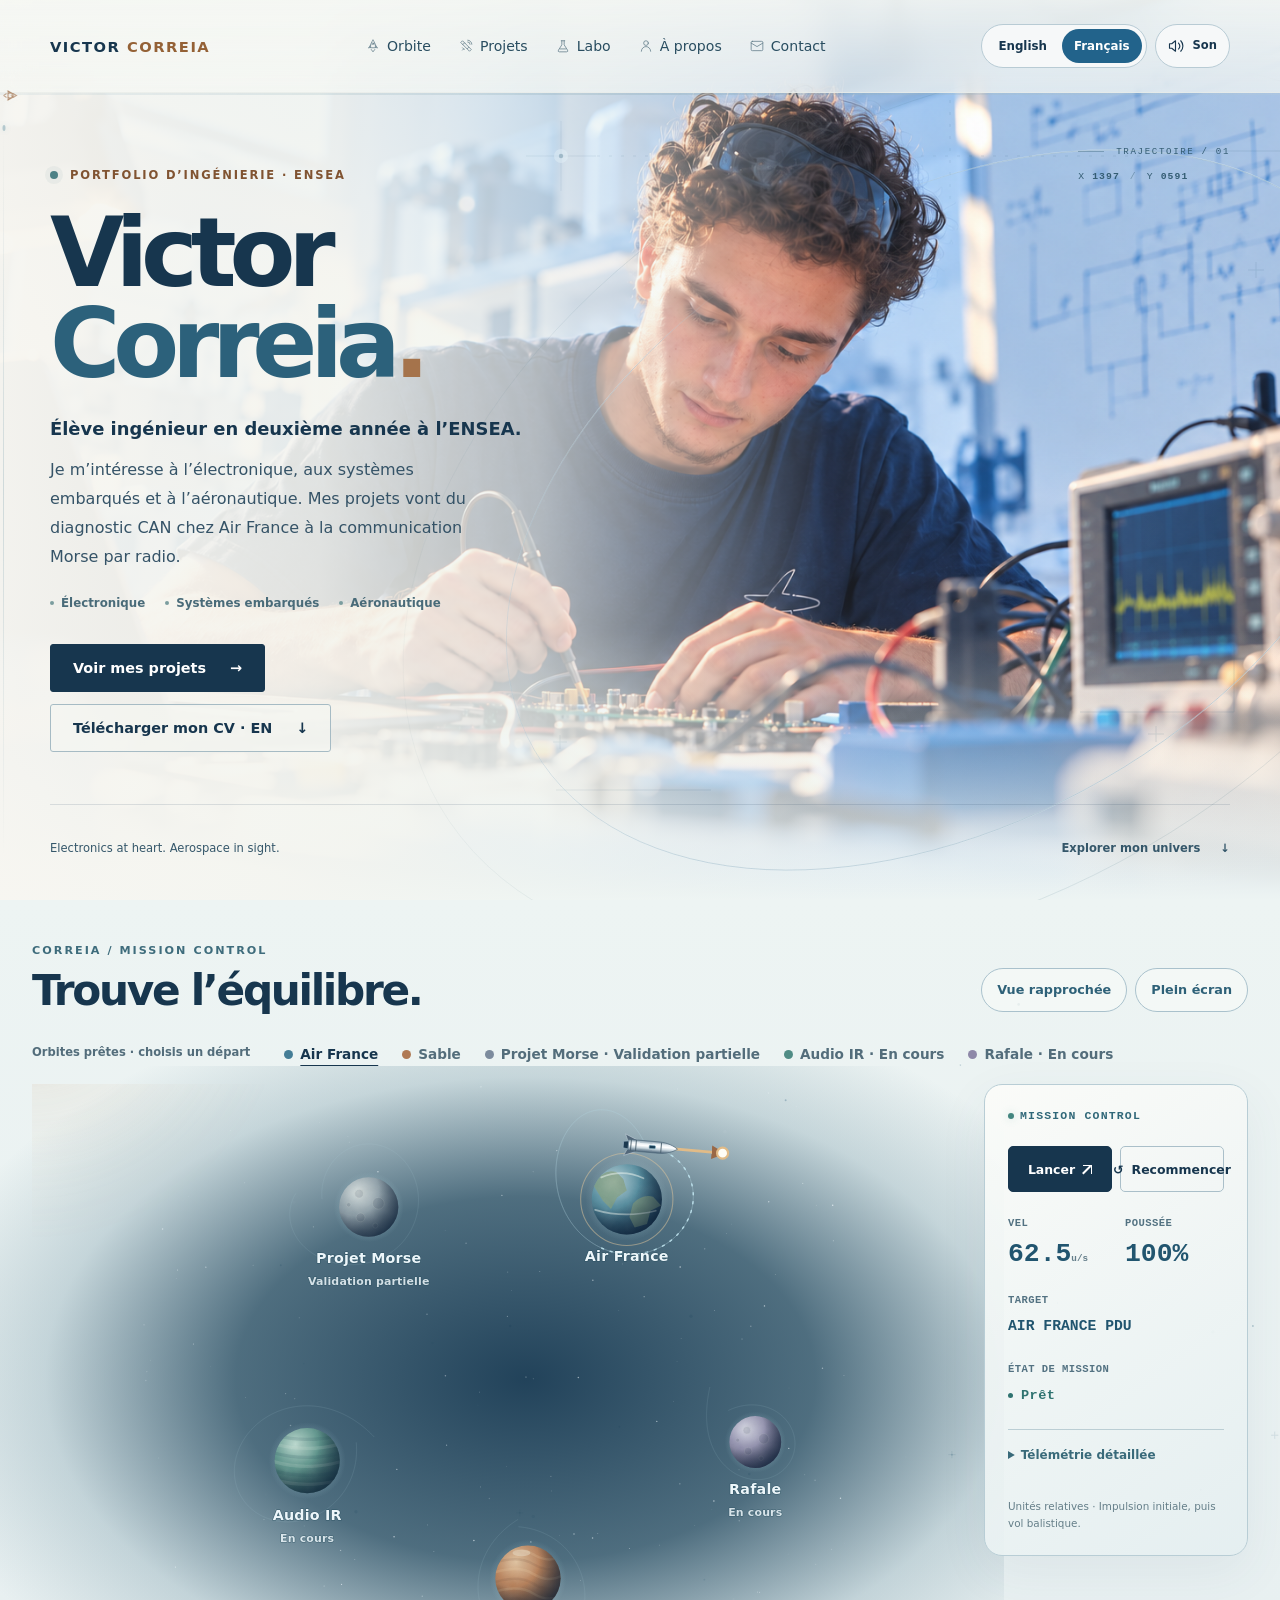
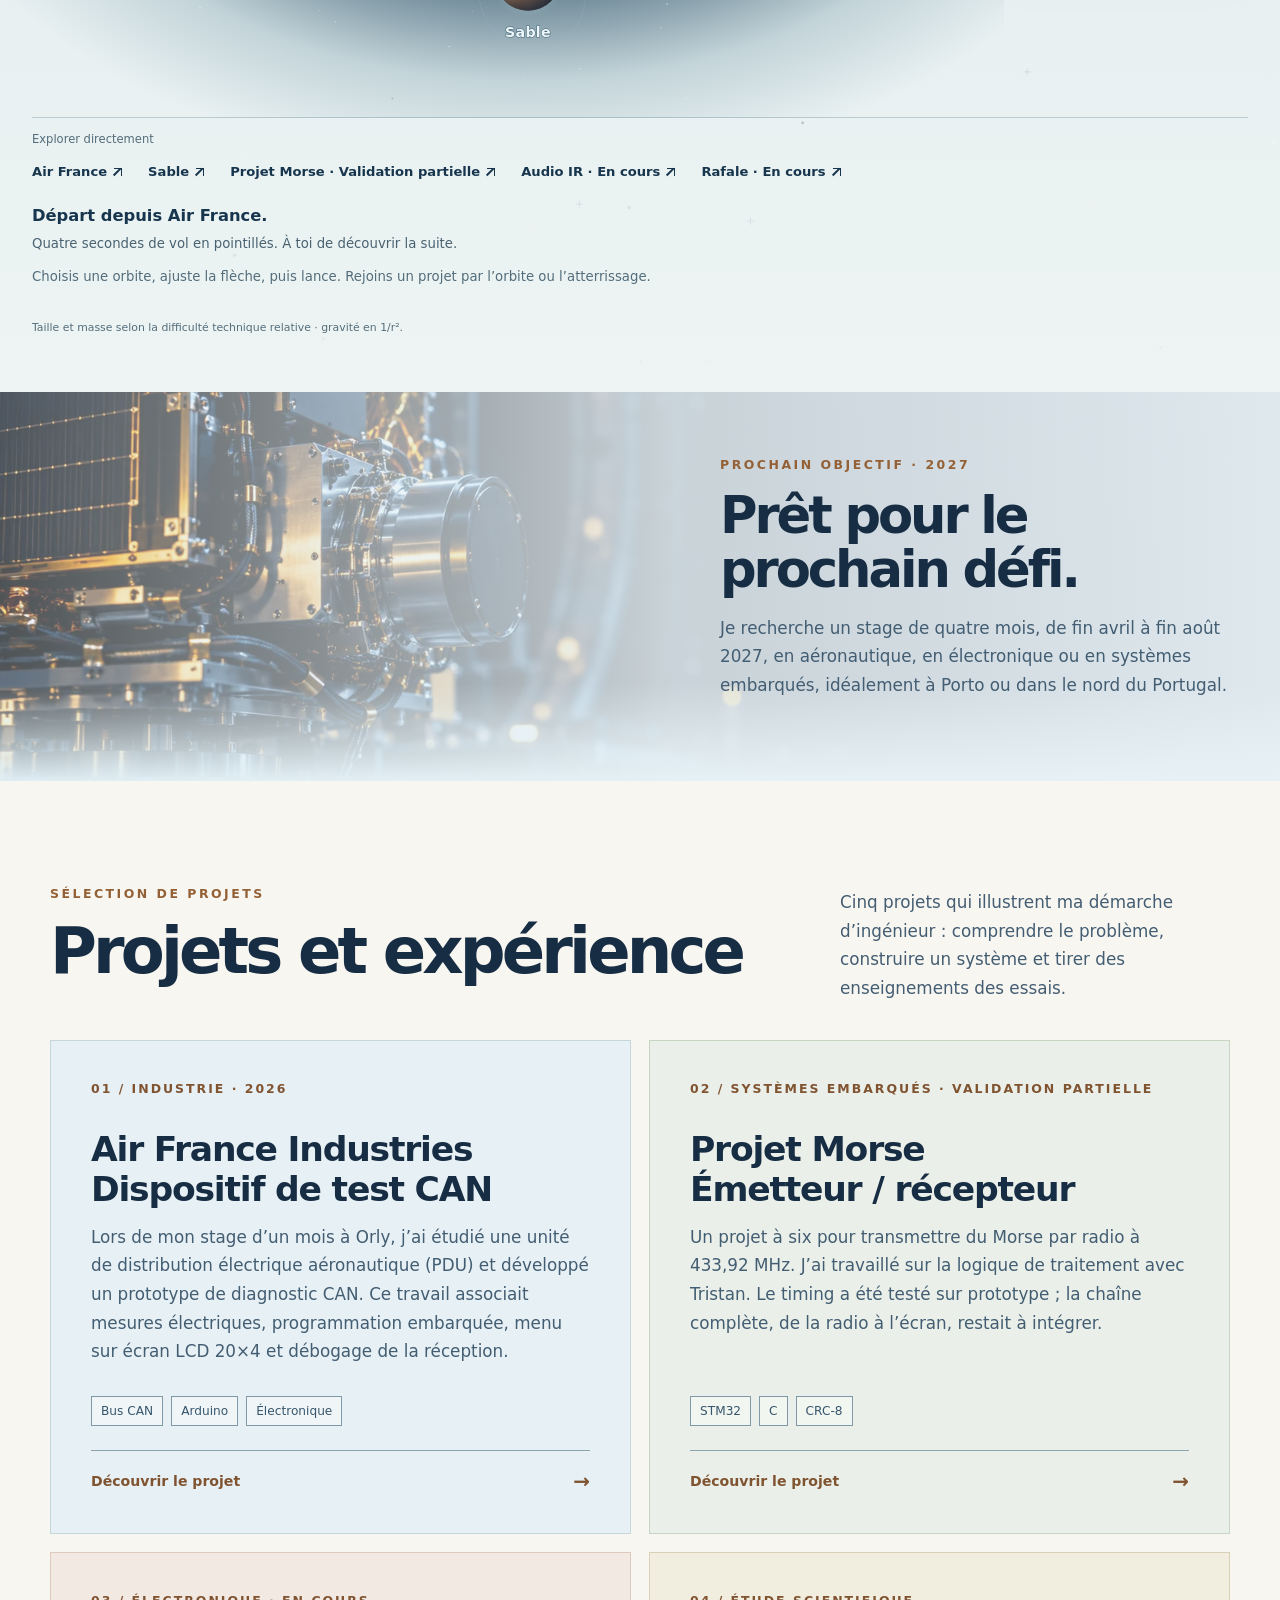
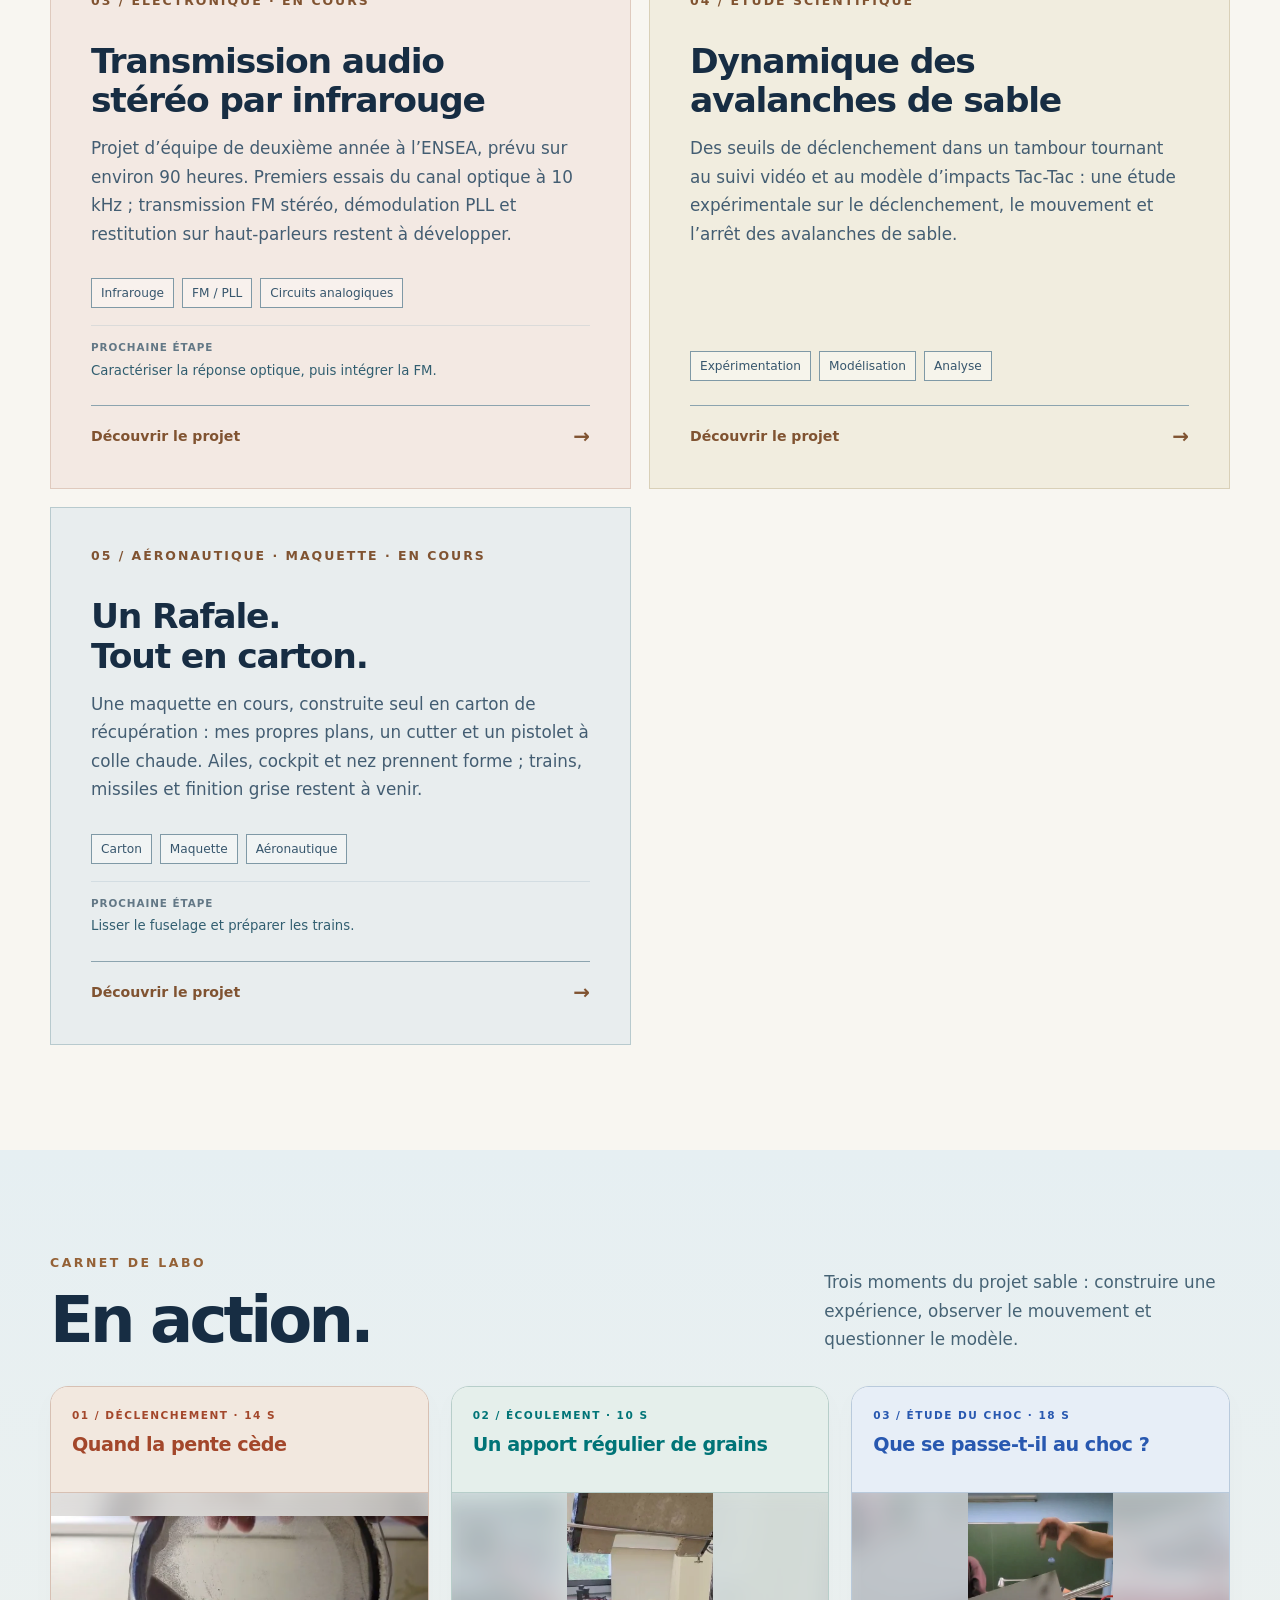
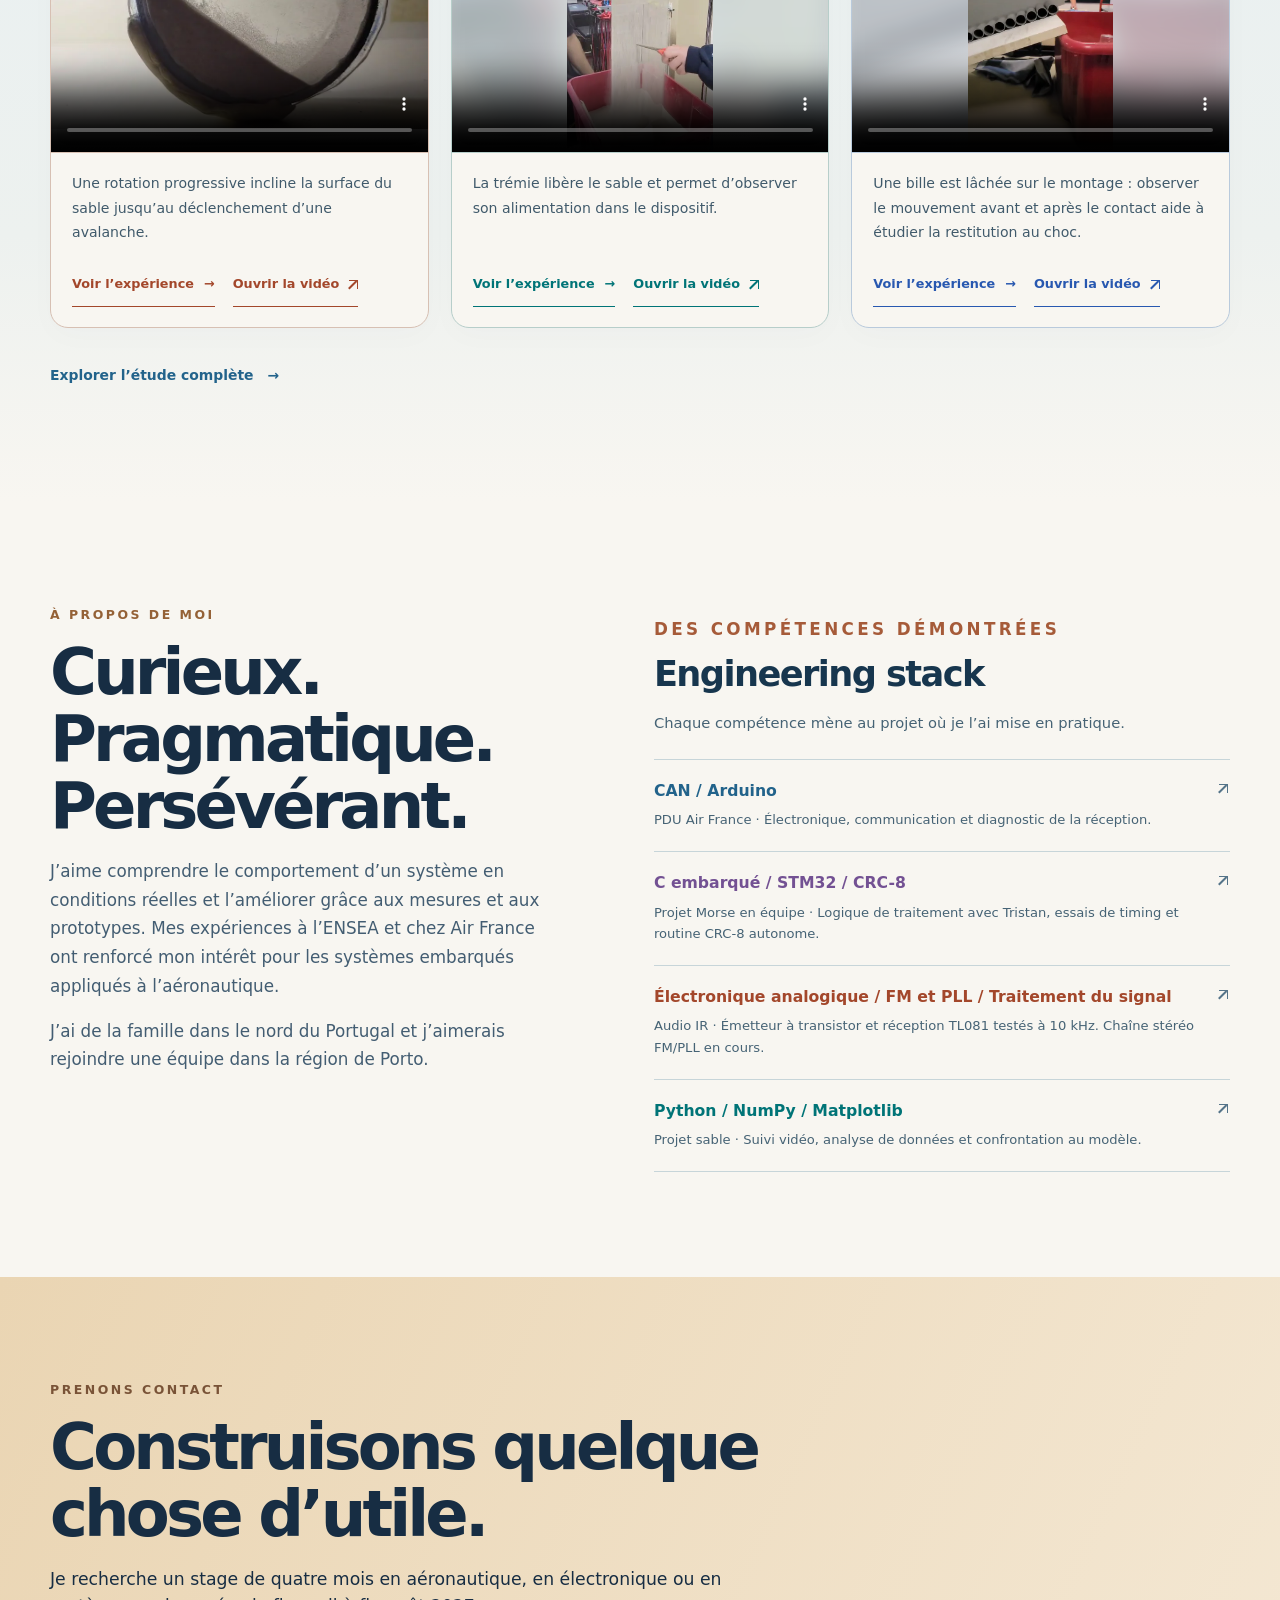
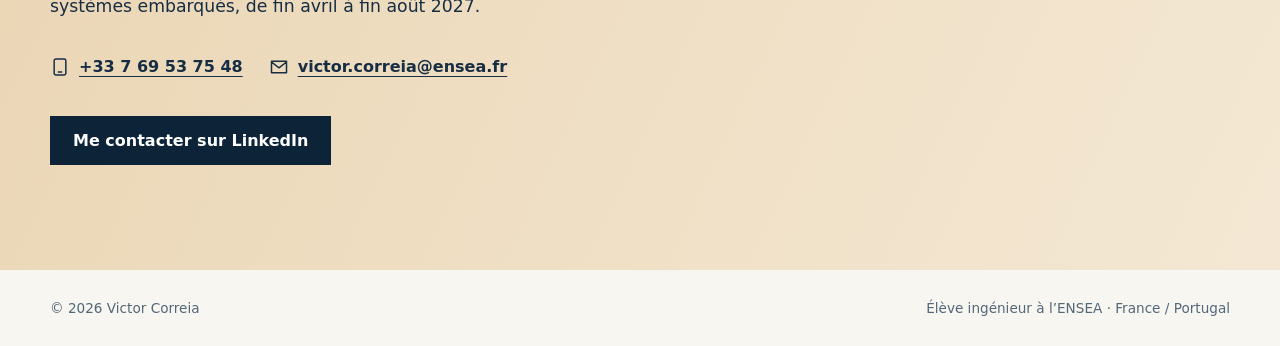
<file: fr/index.html>
<!doctype html><html lang="fr"><head>
<script src="../assets/site-audio.js" defer></script><meta charset="utf-8"><meta name="viewport" content="width=device-width,initial-scale=1"><meta name="theme-color" content="#edf4f3"><title>Victor Correia — Portfolio d’ingénierie</title><meta name="description" content="Projets d’électronique, de systèmes embarqués et d’aéronautique de Victor Correia, élève ingénieur à l’ENSEA."><link rel="icon" type="image/svg+xml" href="data:image/svg+xml,%3Csvg xmlns='http://www.w3.org/2000/svg' viewBox='0 0 64 64'%3E%3Crect width='64' height='64' rx='12' fill='%23071321'/%3E%3Cpath d='M12 18h40L32 49z' fill='none' stroke='%23d5ad68' stroke-width='4'/%3E%3C/svg%3E"><style>
:root{font-family:Inter,ui-sans-serif,system-ui,sans-serif;color:#f4f7fa;background:#071321;scroll-behavior:smooth}*{box-sizing:border-box}body{margin:0}a{color:inherit}.wrap{width:min(1180px,calc(100% - 52px));margin:auto}.nav{position:fixed;z-index:20;inset:0 0 auto;padding:24px max(26px,calc((100vw - 1180px)/2));display:flex;justify-content:space-between;gap:24px;align-items:center;background:linear-gradient(#06111ee0,#06111e00);transition:background .3s}.nav.scrolled{background:#071321ed;backdrop-filter:blur(12px);border-bottom:1px solid #ffffff20}.brand{font-size:.92rem;font-weight:800;letter-spacing:.1em;text-decoration:none;white-space:nowrap}.brand b,.accent{color:#d5ad68}.links{display:flex;gap:28px}.links a{font-size:.88rem;text-decoration:none;color:#e3eaf0}.links a:hover{color:#d5ad68}.panel{position:relative;min-height:100svh;display:flex;align-items:center;isolation:isolate;overflow:hidden}.panel:before{content:"";position:absolute;inset:0;z-index:-2;background-size:cover;background-position:center;transform:scale(1.08);transition:transform 1.3s}.panel.in-view:before{transform:scale(1)}.panel:after{content:"";position:absolute;inset:0;z-index:-1;background:linear-gradient(90deg,#071321f2,#0713219b 55%,#07132170),linear-gradient(0deg,#071321,transparent 22%)}.hero:before{background-image:url('../workbench.webp')}.feature:before{background-image:url('../aerospace.webp')}.feature:after{background:linear-gradient(90deg,#071321a5,#071321ad 45%,#071321ed),linear-gradient(0deg,#071321,transparent 22%)}.panel-content{padding:130px 0 90px}.eyebrow{font-size:.78rem;letter-spacing:.2em;text-transform:uppercase;color:#d5ad68;font-weight:750}.hero h1{font-size:clamp(3.6rem,8vw,7.5rem);letter-spacing:-.075em;line-height:.95;max-width:950px;margin:28px 0}.lead{font-size:clamp(1.15rem,2vw,1.45rem);line-height:1.6;max-width:650px;color:#e6edf2}.button{display:inline-block;margin-top:27px;padding:14px 22px;border:1px solid #d5ad68;background:#d5ad68;color:#071321;text-decoration:none;font-weight:750}.button:hover{background:#f0c987}.button.ghost{margin-left:9px;background:transparent;color:white}.scroll-note{position:absolute;bottom:34px;left:max(26px,calc((100vw - 1180px)/2));font-size:.74rem;letter-spacing:.18em;text-transform:uppercase}.scroll-note:after{content:"";display:inline-block;width:55px;height:1px;margin-left:15px;vertical-align:middle;background:#d5ad68}.feature .panel-content{margin-left:auto;width:min(510px,100%)}.feature h2,.section h2,.contact h2{font-size:clamp(2.7rem,5vw,5rem);letter-spacing:-.06em;line-height:1.05;margin:17px 0}.feature p,.section p{color:#bdcedb;line-height:1.7;font-size:1.05rem}.feature p{color:#e4ecf2}.section{padding:105px 0}.section-head{display:flex;justify-content:space-between;align-items:end;gap:30px;margin-bottom:38px}.section-head p{max-width:390px;margin:0}.projects{display:grid;grid-template-columns:repeat(2,1fr);gap:1px;background:#426078}.project{background:#0b1d30;padding:40px;min-height:330px;display:flex;flex-direction:column;transition:background .25s}.project:hover{background:#13304b}.index{font-size:.78rem;color:#d5ad68;letter-spacing:.16em;font-weight:700}.project h3{font-size:clamp(1.6rem,2.7vw,2.45rem);line-height:1.15;letter-spacing:-.035em;margin:34px 0 13px}.project p{margin:0}.tags{display:flex;gap:8px;flex-wrap:wrap;margin-top:auto;padding-top:30px}.tags span{font-size:.76rem;border:1px solid #496079;padding:7px 9px;color:#dce5ed}.films{background:#0e2236}.film-grid{display:grid;grid-template-columns:repeat(2,1fr);gap:18px}.film{aspect-ratio:16/9;display:flex;flex-direction:column;justify-content:end;padding:28px;border:1px solid #426078;background:linear-gradient(135deg,#183852,#071321)}.film:nth-child(2){background:linear-gradient(135deg,#26455b,#071321)}.film strong{font-size:1.45rem}.film small{margin-top:9px;color:#abc0ce;font-size:.87rem}.about{display:grid;grid-template-columns:1fr 1fr;gap:9vw}.skills{display:flex;gap:10px;flex-wrap:wrap;align-content:start;padding-top:45px}.skills span{border:1px solid #466079;padding:10px 13px;color:#d5e0e8}.contact{padding:105px 0;background:#d5ad68;color:#071321}.contact h2{max-width:800px}.contact p{font-size:1.08rem;line-height:1.6;max-width:680px}.contact .eyebrow{color:#314154}.contact .button{background:#071321;border-color:#071321;color:white}.foot{padding:30px 0;display:flex;justify-content:space-between;gap:20px;color:#9bb0c0;font-size:.85rem}.reveal{opacity:0;transform:translateY(25px);transition:opacity .7s,transform .7s}.reveal.in-view{opacity:1;transform:none}@media(max-width:760px){.wrap{width:calc(100% - 36px)}.nav{padding:17px}.brand{font-size:.8rem}.links{gap:12px}.links a{font-size:.78rem}.links a:first-child{display:none}.panel{min-height:90svh}.panel:after,.feature:after{background:linear-gradient(90deg,#071321ec,#0713219a),linear-gradient(0deg,#071321,transparent 22%)}.panel-content{padding:130px 0 90px}.feature .panel-content{margin-left:0}.section{padding:75px 0}.section-head,.about{display:block}.section-head p{margin-top:20px}.projects,.film-grid{grid-template-columns:1fr}.project{min-height:295px;padding:29px}.skills{padding-top:25px}.button.ghost{margin-left:0}.scroll-note{left:18px}.foot{display:block}}@media(prefers-reduced-motion:reduce){:root{scroll-behavior:auto}.panel:before,.reveal{transition:none;transform:none}.reveal{opacity:1}}
.project{color:inherit;text-decoration:none}.project:focus-visible{outline:3px solid #d5ad68;outline-offset:-3px;background:#13304b}.project-link{display:flex;align-items:center;justify-content:space-between;gap:16px;margin-top:24px;padding-top:18px;border-top:1px solid #496079;color:#d5ad68;font-size:.88rem;font-weight:750}.project-link span{font-size:1.25rem}
/* Light surfaces alternate across the portfolio sections. */
:root{color-scheme:light;color:#172d43;background:#f8f6f1}
::selection{background:#e0bd83;color:#172d43}
a:focus-visible{outline:3px solid #946136;outline-offset:6px}
.nav{color:#f4f7fa;background:linear-gradient(#0c2338e6,#0c233800)}
.nav.scrolled{background:#0c2338f2;border-bottom-color:#ffffff26}
.nav a:focus-visible,.hero a:focus-visible{outline-color:#e0bd83}
.brand b,.accent{color:#e0bd83}
.hero{color:#fff}
.hero:after{background:linear-gradient(90deg,#0b233ce8,#0b233c80 58%,#0b233c33),linear-gradient(0deg,#0c2338,transparent 24%)}
.hero .eyebrow{color:#e0bd83}
.hero .lead{color:#edf3f6}
.scroll-note{color:#e4edf2}
.feature{color:#172d43;background:#dfeef4}
.feature:after{background:linear-gradient(90deg,#dfeef459,#e7f1f6dd 52%,#e7f1f6f5),linear-gradient(0deg,#dfeef4,transparent 25%)}
.feature .eyebrow,.section .eyebrow{color:#946136}
.feature p,.section p{color:#435d72}
.button{background:#e0bd83;border-color:#e0bd83}
.button:hover{background:#efd3a3}
.button.ghost{color:#fff;border-color:#e0bd83}
.button.ghost:hover{background:#ffffff18}
.projects{gap:18px;background:transparent}
.project{border:1px solid #c5d6dd;background:#e7f0f4;transition:background .25s,border-color .25s,transform .25s ease,box-shadow .25s ease}
.project:nth-child(2){background:#eaf0e9;border-color:#c6d6c3}
.project:nth-child(3){background:#f3e9e3;border-color:#dfcabe}
.project:nth-child(4){background:#f1eddf;border-color:#d9d0b8}
.project:hover,.project:focus-visible{background:#d8e9f0;border-color:#658798}
.project:nth-child(2):hover,.project:nth-child(2):focus-visible{background:#dde9da;border-color:#738a6b}
.project:nth-child(3):hover,.project:nth-child(3):focus-visible{background:#edddd3;border-color:#a68570}
.project:nth-child(4):hover,.project:nth-child(4):focus-visible{background:#e9e1c9;border-color:#96866a}
.project:focus-visible{outline-color:#946136;outline-offset:4px}
.index,.project-link{color:#805331}
.tags span{color:#37566d;background:#ffffff5c;border-color:#7f99a6}
.project-link{border-top-color:#8ca4af}
.project-link span{display:inline-block;transition:transform .25s ease}
@media(hover:hover) and (pointer:fine){.project:hover{transform:translateY(-3px);box-shadow:0 10px 24px #315e7018,0 0 0 1px #537c9a20}.project:hover .project-link span{transform:translateX(3px)}}
.films{background:#dfeef4}
.film{color:#172d43;border-color:#adc4ce;background:radial-gradient(ellipse at top right,#f5fafc,#c7e0e9)}
.film:nth-child(2){border-color:#c6cabb;background:radial-gradient(ellipse at top right,#f8faf2,#dce4ce)}
.film small{color:#435d72}
.skills span{color:#37566d;border-color:#b2c7d0;background:#edf3f5}
.skills span:nth-child(3n+2){background:#f1e7de;border-color:#d7bfae;color:#795337}
.skills span:nth-child(3n){background:#e9efe5;border-color:#bbcab3;color:#496241}
.contact{background:linear-gradient(115deg,#ead5b3,#f4e8d4);color:#172d43}
.contact .eyebrow{color:#795337}
.contact .button{background:#0c2338;border-color:#0c2338}
.contact .button:hover{background:#23465f}
.foot{color:#526779}
@media(max-width:760px){.hero:after{background:linear-gradient(90deg,#0b233ce0,#0b233c87),linear-gradient(0deg,#0c2338,transparent 24%)}.feature:after{background:linear-gradient(90deg,#e7f1f6e8,#e7f1f6be),linear-gradient(0deg,#dfeef4,transparent 25%)}}
@media(prefers-reduced-motion:reduce){.nav,.project,.project-link span{transition:none}.project:hover{transform:none;box-shadow:none}.project:hover .project-link span{transform:none}}
.project:nth-child(5){background:#e8edee;border-color:#b8cace}.project:nth-child(5):hover,.project:nth-child(5):focus-visible{background:#d9e5e8;border-color:#668592}
.contact-methods{display:flex;flex-wrap:wrap;gap:8px 26px;margin-top:24px}
.contact-methods a{display:inline-flex;align-items:center;gap:9px;min-height:44px;max-width:100%;font-weight:700;text-underline-offset:4px}
.contact-methods svg{width:20px;height:20px;flex:none}
.contact-methods span{min-width:0;overflow-wrap:anywhere}
</style>
<link rel="stylesheet" href="../assets/home-intro.css">
<script src="../assets/orbit-game.js?v=infrared-20261009" defer></script>
<script src="../assets/orbit-materials.js" defer></script>
<noscript><style>.reveal{opacity:1;transform:none}.space-home *{animation:none!important}</style></noscript>
<link rel="stylesheet" href="../assets/language.css">
<link rel="stylesheet" href="../assets/orbit-game.css">
<script src="../assets/language.js" defer></script>
<link rel="alternate" hreflang="en" href="/index.html">
<link rel="alternate" hreflang="fr" href="/fr/index.html">
<link rel="stylesheet" href="../assets/project-video.css">
<link rel="stylesheet" href="../assets/immersive-video.css">
<script src="../assets/project-video.js" defer></script>
<link rel="stylesheet" href="../assets/home-evidence.css">
<link rel="stylesheet" href="../assets/scroll-trajectory.css">
<script src="../assets/scroll-trajectory.js" defer></script>
<link rel="stylesheet" href="../assets/space-navigation.css">
<script src="../assets/space-navigation.js" defer></script>
<link rel="stylesheet" href="../assets/home-portrait.css">
<link rel="stylesheet" href="../assets/site-audio.css">
<link rel="stylesheet" href="../assets/mission-preview.css">
<script src="../assets/mission-preview.js?v=infrared-20261009" defer></script>
<link rel="stylesheet" href="../assets/home-flight.css">
<script src="../assets/home-flight.js" defer></script>
<link rel="stylesheet" href="../assets/orbit-immersive.css">
<link rel="stylesheet" href="../assets/home-project-updates.css">
</head><body><header class="nav" id="nav"><a class="brand" href="#home">VICTOR <b>CORREIA</b></a><nav class="links" aria-label="Navigation principale"><a href="#orbit"><svg class="space-menu-icon" viewBox="0 0 24 24" fill="none" stroke="currentColor" stroke-width="1.3" stroke-linecap="round" stroke-linejoin="round" aria-hidden="true" focusable="false"><path d="M12 2c-3.3 3.7-4.6 8.1-4.1 13h8.2C16.6 10.1 15.3 5.7 12 2Z"/><circle cx="12" cy="8" r="1.5"/><path d="m8 10-3.7 5.5L8 14m8-4 3.7 5.5L16 14M9 18l3 4 3-4"/></svg>Orbite</a><a href="#projects"><svg class="space-menu-icon" viewBox="0 0 24 24" fill="none" stroke="currentColor" stroke-width="1.3" stroke-linecap="round" stroke-linejoin="round" aria-hidden="true" focusable="false"><path d="m10 7 7 7-3 3-7-7zM7 10 3 6l3-3 4 4m4 10 4 4 3-3-4-4M6 15l3 3m-3 1 2-2M15 5a4 4 0 0 1 4 4m-4-7a7 7 0 0 1 7 7"/></svg>Projets</a>
<a href="#films">
  <svg class="space-menu-icon"
       viewBox="0 0 24 24"
       fill="none"
       stroke="currentColor"
       stroke-width="1.3"
       stroke-linecap="round"
       stroke-linejoin="round"
       aria-hidden="true"
       focusable="false">
    <path d="M9 3h6"/>
    <path d="M10 3v7l-5.8 9.1A2 2 0 0 0 5.9 22h12.2a2 2 0 0 0 1.7-2.9L14 10V3"/>
    <path d="M7 17h10"/>
  </svg>
  Labo
</a>
<a href="#about"><svg class="space-menu-icon" viewBox="0 0 24 24" fill="none" stroke="currentColor" stroke-width="1.3" stroke-linecap="round" stroke-linejoin="round" aria-hidden="true" focusable="false">
<path d="M20 21a8 8 0 0 0-16 0"/>
<circle cx="12" cy="7" r="4"/>
</svg>À propos</a><a href="#contact"><svg class="space-menu-icon" viewBox="0 0 24 24" fill="none" stroke="currentColor" stroke-width="1.3" stroke-linecap="round" stroke-linejoin="round" aria-hidden="true" focusable="false">
<rect x="2" y="4" width="20" height="16" rx="2"/>
<path d="m22 7-10 6L2 7"/>
</svg>Contact</a></nav><nav class="language-switch" aria-label="Choisir la langue"><a href="/index.html" lang="en" hreflang="en" data-language="en" aria-label="English"><span class="language-name">English</span><span class="language-short" aria-hidden="true">EN</span></a><a href="/fr/index.html" lang="fr" hreflang="fr" data-language="fr" aria-label="Français" aria-current="page"><span class="language-name">Français</span><span class="language-short" aria-hidden="true">FR</span></a></nav></header>
<div class="page-flight-progress" role="progressbar" aria-label="Progression de lecture" aria-valuemin="0" aria-valuemax="100" aria-valuenow="0" hidden><span class="flight-progress-track" aria-hidden="true"></span><span class="flight-progress-fill" aria-hidden="true"></span><span class="flight-progress-ship" aria-hidden="true"><svg viewBox="0 0 24 24" fill="none" stroke="currentColor" stroke-width="1.3" stroke-linecap="round" stroke-linejoin="round" aria-hidden="true" focusable="false"><path d="M12 2c-3.3 3.7-4.6 8.1-4.1 13h8.2C16.6 10.1 15.3 5.7 12 2Z"/><circle cx="12" cy="8" r="1.5"/><path d="m8 10-3.7 5.5L8 14m8-4 3.7 5.5L16 14M9 18l3 4 3-4"/></svg></span></div>

<nav class="scroll-trajectory" aria-label="Étapes du portfolio">
  <span class="trajectory-track" aria-hidden="true"></span>
  <ol class="trajectory-chapters">
    <li><a href="#home" aria-current="location"><span class="trajectory-number" aria-hidden="true">01</span><svg class="space-menu-icon" viewBox="0 0 24 24" fill="none" stroke="currentColor" stroke-width="1.3" stroke-linecap="round" stroke-linejoin="round" aria-hidden="true" focusable="false"><path d="M12 2c-3.3 3.7-4.6 8.1-4.1 13h8.2C16.6 10.1 15.3 5.7 12 2Z"/><circle cx="12" cy="8" r="1.5"/><path d="m8 10-3.7 5.5L8 14m8-4 3.7 5.5L16 14M9 18l3 4 3-4"/></svg><span>Départ</span></a></li>
    <li><a href="#orbit"><span class="trajectory-number" aria-hidden="true">02</span><svg class="space-menu-icon" viewBox="0 0 24 24" fill="none" stroke="currentColor" stroke-width="1.3" stroke-linecap="round" stroke-linejoin="round" aria-hidden="true" focusable="false"><path d="M12 2c-3.3 3.7-4.6 8.1-4.1 13h8.2C16.6 10.1 15.3 5.7 12 2Z"/><circle cx="12" cy="8" r="1.5"/><path d="m8 10-3.7 5.5L8 14m8-4 3.7 5.5L16 14M9 18l3 4 3-4"/></svg><span>Orbite</span></a></li>
    <li><a href="#projects"><span class="trajectory-number" aria-hidden="true">03</span><svg class="space-menu-icon" viewBox="0 0 24 24" fill="none" stroke="currentColor" stroke-width="1.3" stroke-linecap="round" stroke-linejoin="round" aria-hidden="true" focusable="false"><path d="m10 7 7 7-3 3-7-7zM7 10 3 6l3-3 4 4m4 10 4 4 3-3-4-4M6 15l3 3m-3 1 2-2M15 5a4 4 0 0 1 4 4m-4-7a7 7 0 0 1 7 7"/></svg><span>Projets</span></a></li>
   
<li>
  <a href="#films">
    <span class="trajectory-number" aria-hidden="true">04</span>
    <svg class="space-menu-icon"
         viewBox="0 0 24 24"
         fill="none"
         stroke="currentColor"
         stroke-width="1.3"
         stroke-linecap="round"
         stroke-linejoin="round"
         aria-hidden="true"
         focusable="false">
      <path d="M9 3h6"/>
      <path d="M10 3v7l-5.8 9.1A2 2 0 0 0 5.9 22h12.2a2 2 0 0 0 1.7-2.9L14 10V3"/>
      <path d="M7 17h10"/>
    </svg>
    <span>Labo</span>
  </a>
</li>

    <li><a href="#about"><span class="trajectory-number" aria-hidden="true">05</span><svg class="space-menu-icon" viewBox="0 0 24 24" fill="none" stroke="currentColor" stroke-width="1.3" stroke-linecap="round" stroke-linejoin="round" aria-hidden="true" focusable="false"><path d="m10 7 7 7-3 3-7-7zM7 10 3 6l3-3 4 4m4 10 4 4 3-3-4-4M6 15l3 3m-3 1 2-2M15 5a4 4 0 0 1 4 4m-4-7a7 7 0 0 1 7 7"/></svg><span>À propos</span></a></li>
    <li><a href="#contact"><span class="trajectory-number" aria-hidden="true">06</span><svg class="space-menu-icon" viewBox="0 0 24 24" fill="none" stroke="currentColor" stroke-width="1.3" stroke-linecap="round" stroke-linejoin="round" aria-hidden="true" focusable="false"><path d="m10 7 7 7-3 3-7-7zM7 10 3 6l3-3 4 4m4 10 4 4 3-3-4-4M6 15l3 3m-3 1 2-2M15 5a4 4 0 0 1 4 4m-4-7a7 7 0 0 1 7 7"/></svg><span>Contact</span></a></li>
  </ol>
  <span class="trajectory-beacon" aria-hidden="true"><svg viewBox="0 0 24 24" fill="none" stroke="currentColor" stroke-width="1.3" stroke-linecap="round" stroke-linejoin="round" aria-hidden="true" focusable="false"><path d="M12 2c-3.3 3.7-4.6 8.1-4.1 13h8.2C16.6 10.1 15.3 5.7 12 2Z"/><circle cx="12" cy="8" r="1.5"/><path d="m8 10-3.7 5.5L8 14m8-4 3.7 5.5L16 14M9 18l3 4 3-4"/></svg></span>
</nav>
<div class="trajectory-edge" aria-hidden="true"></div>
<main>
<section class="panel hero space-home portrait-home" id="home" aria-labelledby="intro-name">
  <img class="intro-portrait" src="../assets/victor-laboratory.png" width="1536" height="1024" alt="Victor Correia réalisant des mesures sur un montage électronique au laboratoire." fetchpriority="high" decoding="async">
  <div class="portrait-veil" aria-hidden="true"></div>
  <div class="home-flight-layer" aria-hidden="true">
    <svg class="home-flight-art" viewBox="0 0 1440 900" preserveAspectRatio="xMidYMid slice" focusable="false">
      <defs>
        <linearGradient id="home-flight-intro-mask"><stop offset="25%" stop-color="black"/><stop offset="54%" stop-color="white"/></linearGradient>
        <radialGradient id="home-flight-face-mask"><stop offset="48%" stop-color="black"/><stop offset="100%" stop-color="white"/></radialGradient>
        <mask id="home-flight-mask" maskUnits="userSpaceOnUse" x="0" y="0" width="1440" height="900"><rect width="1440" height="900" fill="url(#home-flight-intro-mask)"/><ellipse cx="895" cy="290" rx="200" ry="230" fill="url(#home-flight-face-mask)"/></mask>
      </defs>
      <g mask="url(#home-flight-mask)">
        <g transform="rotate(-30 1030 510)">
          <ellipse class="home-flight-orbit home-flight-secondary" cx="1030" cy="510" rx="590" ry="390"/>
          <ellipse class="home-flight-orbit home-flight-orbit-light" cx="1030" cy="510" rx="480" ry="310"/>
          <ellipse class="home-flight-orbit" cx="1030" cy="510" rx="480" ry="310"/>
        </g>
        <g class="home-flight-guides">
          <path d="M606 156h70m-35-35v70M1210 151h156v97M1160 712h154v-92M636 790h155"/>
          <path class="flight-guide-dashed" d="M677 156h548M1030 76v131M1370 450v176"/>
          <path d="M1328 270h16m-8-8v16M1228 734h16m-8-8v16M633 742h14m-7-7v14"/>
        </g>
        <circle class="home-flight-node-halo" cx="641" cy="156" r="7"/><circle class="home-flight-node" cx="641" cy="156" r="2.2"/>
        <circle class="home-flight-node" cx="1366" cy="151" r="2"/>
        <g class="home-flight-satellite" data-flight-satellite transform="translate(1205 766) rotate(145)">
          <circle class="home-flight-satellite-glow" r="15"/>
          <rect x="-3" y="-3.5" width="6" height="7" rx="1"/>
          <path d="M-3 0h-8m14 0h8M0-3.5v-4" fill="none"/>
          <path d="M-11-3h6v6h-6zM5-3h6v6H5z"/>
        </g>
      </g>
    </svg>
    <div class="home-flight-readout"><span>TRAJECTOIRE / 01</span><span>X <b data-flight-x>1205</b><span class="flight-coordinate-divider">/</span>Y <b data-flight-y>0766</b></span></div>
  </div>
  <div class="wrap space-layout">
    <div class="personal-intro">
      <p class="eyebrow intro-eyebrow"><span aria-hidden="true"></span>Portfolio d’ingénierie · ENSEA</p>
      <h1 id="intro-name">Victor<br><span>Correia<span class="name-dot">.</span></span></h1>
      <p class="intro-role">Élève ingénieur en deuxième année à l’ENSEA.</p>
      <p class="intro-description">Je m’intéresse à l’électronique, aux systèmes embarqués et à l’aéronautique. Mes projets vont du diagnostic CAN chez Air France à la communication Morse par radio.</p>
      <ul class="intro-topics" aria-label="Domaines d’intérêt"><li>Électronique</li><li>Systèmes embarqués</li><li>Aéronautique</li></ul>
      <div class="intro-actions"><a class="button" href="#projects">Voir mes projets <span aria-hidden="true">→</span></a><a class="button ghost" href="../assets/victor-correia-cv-en.pdf" download="Victor-Correia-CV-EN.pdf">Télécharger mon CV · EN <span aria-hidden="true">↓</span></a></div>
    </div>
  </div>
  <div class="wrap home-footline"><span>Electronics at heart. Aerospace in sight.</span><a href="#orbit">Explorer mon univers <span aria-hidden="true">↓</span></a></div>
</section>
<section class="orbit-exploration" id="orbit" aria-labelledby="orbit-game-title">
  <div class="space-stars" aria-hidden="true"><svg class="hero-starfield" viewBox="0 0 1440 900" preserveAspectRatio="xMidYMid slice" xmlns="http://www.w3.org/2000/svg"><circle cx="621" cy="505" r="0.65" fill="#7093a5" opacity="0.41"/><path class="hero-star-glow" style="animation-delay:-0s" d="M618 505h6M621 502v6" stroke="#7798a6" stroke-width=".6" opacity=".35"/><circle cx="941" cy="854" r="0.8" fill="#f8fcfc" opacity="0.55"/><circle cx="1281" cy="433" r="1.4" fill="#f8fcfc" opacity="0.47"/><circle cx="984" cy="136" r="0.65" fill="#7093a5" opacity="0.56"/><circle cx="1012" cy="155" r="1.1" fill="#f8fcfc" opacity="0.46"/><circle cx="797" cy="576" r="0.8" fill="#f8fcfc" opacity="0.59"/><circle cx="459" cy="856" r="1.1" fill="#7093a5" opacity="0.59"/><circle cx="477" cy="348" r="0.65" fill="#f8fcfc" opacity="0.46"/><circle cx="1080" cy="609" r="1.4" fill="#f8fcfc" opacity="0.25"/><circle cx="1382" cy="498" r="1.1" fill="#7093a5" opacity="0.42"/><circle cx="463" cy="839" r="1.1" fill="#f8fcfc" opacity="0.21"/><circle cx="523" cy="286" r="0.8" fill="#f8fcfc" opacity="0.22"/><circle cx="1282" cy="681" r="0.65" fill="#7093a5" opacity="0.36"/><circle cx="557" cy="603" r="0.65" fill="#f8fcfc" opacity="0.58"/><circle cx="1352" cy="97" r="1.4" fill="#f8fcfc" opacity="0.51"/><circle cx="424" cy="301" r="0.8" fill="#7093a5" opacity="0.47"/><circle cx="1088" cy="435" r="1.4" fill="#f8fcfc" opacity="0.23"/><circle cx="1039" cy="636" r="0.8" fill="#f8fcfc" opacity="0.27"/><path class="hero-star-glow" style="animation-delay:-3s" d="M1036 636h6M1039 633v6" stroke="#7798a6" stroke-width=".6" opacity=".35"/><circle cx="1314" cy="486" r="1.4" fill="#7093a5" opacity="0.29"/><circle cx="735" cy="249" r="0.65" fill="#f8fcfc" opacity="0.32"/><circle cx="1340" cy="459" r="0.65" fill="#f8fcfc" opacity="0.28"/><circle cx="386" cy="787" r="1.4" fill="#7093a5" opacity="0.28"/><circle cx="749" cy="581" r="1.4" fill="#f8fcfc" opacity="0.40"/><circle cx="464" cy="753" r="0.8" fill="#f8fcfc" opacity="0.43"/><circle cx="711" cy="748" r="1.4" fill="#7093a5" opacity="0.22"/><circle cx="790" cy="191" r="1.4" fill="#f8fcfc" opacity="0.46"/><circle cx="1262" cy="453" r="0.8" fill="#f8fcfc" opacity="0.22"/><circle cx="703" cy="434" r="0.8" fill="#7093a5" opacity="0.50"/><circle cx="822" cy="578" r="0.8" fill="#f8fcfc" opacity="0.44"/><circle cx="433" cy="860" r="1.1" fill="#f8fcfc" opacity="0.31"/><circle cx="1149" cy="863" r="1.1" fill="#7093a5" opacity="0.38"/><circle cx="448" cy="801" r="0.8" fill="#f8fcfc" opacity="0.50"/><circle cx="501" cy="710" r="1.4" fill="#f8fcfc" opacity="0.46"/><circle cx="1182" cy="486" r="0.8" fill="#7093a5" opacity="0.40"/><circle cx="1243" cy="441" r="1.1" fill="#f8fcfc" opacity="0.35"/><path class="hero-star-glow" style="animation-delay:-6s" d="M1240 441h6M1243 438v6" stroke="#7798a6" stroke-width=".6" opacity=".35"/><circle cx="404" cy="671" r="0.8" fill="#f8fcfc" opacity="0.30"/><circle cx="1192" cy="356" r="1.4" fill="#7093a5" opacity="0.32"/><circle cx="1293" cy="609" r="0.65" fill="#f8fcfc" opacity="0.52"/><circle cx="758" cy="658" r="1.1" fill="#f8fcfc" opacity="0.50"/><circle cx="762" cy="343" r="1.4" fill="#7093a5" opacity="0.42"/><circle cx="689" cy="817" r="1.1" fill="#f8fcfc" opacity="0.60"/><circle cx="435" cy="249" r="1.1" fill="#f8fcfc" opacity="0.46"/><circle cx="773" cy="560" r="0.8" fill="#7093a5" opacity="0.31"/><circle cx="1332" cy="298" r="1.4" fill="#f8fcfc" opacity="0.41"/><circle cx="1242" cy="694" r="1.4" fill="#f8fcfc" opacity="0.30"/><circle cx="854" cy="678" r="1.1" fill="#7093a5" opacity="0.57"/><circle cx="1091" cy="745" r="1.4" fill="#f8fcfc" opacity="0.28"/><circle cx="1293" cy="378" r="1.4" fill="#f8fcfc" opacity="0.41"/><circle cx="1285" cy="252" r="1.4" fill="#7093a5" opacity="0.43"/><circle cx="629" cy="766" r="1.4" fill="#f8fcfc" opacity="0.21"/><circle cx="984" cy="135" r="0.8" fill="#f8fcfc" opacity="0.40"/><circle cx="977" cy="457" r="0.8" fill="#7093a5" opacity="0.52"/><path class="hero-star-glow" style="animation-delay:-2s" d="M974 457h6M977 454v6" stroke="#7798a6" stroke-width=".6" opacity=".35"/><circle cx="562" cy="689" r="0.8" fill="#f8fcfc" opacity="0.54"/><circle cx="939" cy="459" r="0.8" fill="#f8fcfc" opacity="0.27"/><circle cx="721" cy="875" r="1.1" fill="#7093a5" opacity="0.51"/><circle cx="860" cy="280" r="0.65" fill="#f8fcfc" opacity="0.35"/><circle cx="1044" cy="218" r="1.1" fill="#f8fcfc" opacity="0.43"/><circle cx="1064" cy="332" r="0.65" fill="#7093a5" opacity="0.54"/><circle cx="990" cy="485" r="0.65" fill="#f8fcfc" opacity="0.27"/><circle cx="815" cy="834" r="0.65" fill="#f8fcfc" opacity="0.59"/><circle cx="486" cy="504" r="1.4" fill="#7093a5" opacity="0.38"/><circle cx="1057" cy="618" r="0.8" fill="#f8fcfc" opacity="0.29"/><circle cx="434" cy="533" r="0.65" fill="#f8fcfc" opacity="0.31"/><circle cx="549" cy="365" r="1.1" fill="#7093a5" opacity="0.22"/><circle cx="885" cy="323" r="0.65" fill="#f8fcfc" opacity="0.30"/><circle cx="1056" cy="352" r="0.8" fill="#f8fcfc" opacity="0.25"/><circle cx="1225" cy="351" r="0.8" fill="#7093a5" opacity="0.53"/><circle cx="1145" cy="619" r="0.65" fill="#f8fcfc" opacity="0.46"/><circle cx="811" cy="759" r="1.1" fill="#f8fcfc" opacity="0.53"/><path class="hero-star-glow" style="animation-delay:-5s" d="M808 759h6M811 756v6" stroke="#7798a6" stroke-width=".6" opacity=".35"/><circle cx="613" cy="351" r="1.1" fill="#7093a5" opacity="0.55"/><circle cx="735" cy="832" r="1.4" fill="#f8fcfc" opacity="0.35"/><circle cx="776" cy="248" r="0.8" fill="#f8fcfc" opacity="0.23"/><circle cx="810" cy="473" r="1.1" fill="#7093a5" opacity="0.40"/><circle cx="998" cy="74" r="0.65" fill="#f8fcfc" opacity="0.47"/><circle cx="1140" cy="176" r="1.1" fill="#f8fcfc" opacity="0.48"/><circle cx="443" cy="382" r="0.8" fill="#7093a5" opacity="0.20"/><circle cx="1355" cy="252" r="1.1" fill="#f8fcfc" opacity="0.50"/><circle cx="1261" cy="459" r="1.4" fill="#f8fcfc" opacity="0.23"/><circle cx="775" cy="875" r="1.4" fill="#7093a5" opacity="0.23"/><circle cx="1264" cy="849" r="1.4" fill="#f8fcfc" opacity="0.47"/><circle cx="412" cy="490" r="1.1" fill="#f8fcfc" opacity="0.33"/><circle cx="840" cy="165" r="0.8" fill="#7093a5" opacity="0.60"/><circle cx="392" cy="707" r="0.65" fill="#f8fcfc" opacity="0.59"/><circle cx="928" cy="148" r="0.8" fill="#f8fcfc" opacity="0.21"/><circle cx="516" cy="658" r="0.8" fill="#7093a5" opacity="0.46"/><circle cx="670" cy="745" r="1.1" fill="#f8fcfc" opacity="0.22"/><path class="hero-star-glow" style="animation-delay:-1s" d="M667 745h6M670 742v6" stroke="#7798a6" stroke-width=".6" opacity=".35"/><circle cx="676" cy="405" r="1.1" fill="#f8fcfc" opacity="0.42"/><circle cx="1032" cy="86" r="1.1" fill="#7093a5" opacity="0.44"/><circle cx="1091" cy="339" r="0.65" fill="#f8fcfc" opacity="0.30"/><circle cx="471" cy="832" r="1.1" fill="#f8fcfc" opacity="0.36"/><circle cx="632" cy="508" r="1.4" fill="#7093a5" opacity="0.27"/><circle cx="833" cy="461" r="0.65" fill="#f8fcfc" opacity="0.22"/></svg></div>
  <div class="wrap orbit-universe">
    <div class="space-illustration orbit-illustration">
      <section class="orbit-game" data-state="ready" aria-labelledby="orbit-game-title">
        <header class="orbit-header"><div><p class="orbit-brand">CORREIA / MISSION CONTROL</p><h2 id="orbit-game-title">Trouve l’équilibre.</h2></div><div class="orbit-view-controls"><button class="orbit-camera" type="button" aria-pressed="false" aria-label="Vue rapprochée de la fusée" disabled>Vue rapprochée</button><button class="orbit-expand" type="button" aria-pressed="false" hidden>Plein écran</button></div></header>
        <div class="orbit-destinations" role="group" aria-label="Orbites prêtes · choisis un départ">
          <p class="orbit-selector-label">Orbites prêtes · choisis un départ</p>
          <button type="button" data-planet="air-france" aria-pressed="true" disabled><span class="orbit-planet-dot air-france" aria-hidden="true"></span>Air France</button>
          <button type="button" data-planet="sand" aria-pressed="false" disabled><span class="orbit-planet-dot sand" aria-hidden="true"></span>Sable</button>
          <button type="button" data-planet="stm32" aria-pressed="false" disabled><span class="orbit-planet-dot stm32" aria-hidden="true"></span>Projet Morse · Validation partielle</button>
          <button type="button" data-planet="infrared" aria-pressed="false" disabled><span class="orbit-planet-dot infrared" aria-hidden="true"></span>Audio IR · En cours</button>
          <button type="button" data-planet="rafale" aria-pressed="false" disabled><span class="orbit-planet-dot rafale" aria-hidden="true"></span>Rafale · En cours</button>
        </div>
        <div class="orbit-console">
          <div class="orbit-stage">
          <svg class="orbit-system" viewBox="0 0 640 560" fill="none" xmlns="http://www.w3.org/2000/svg" tabindex="0" role="group" aria-label="Cinq planètes pour cinq projets. Cliquer sur une planète ouvre son projet." aria-describedby="orbit-instructions orbit-keyboard">
            <defs><radialGradient id="orbit-sun-fallback"><stop stop-color="#dfbf8a" stop-opacity=".28"/><stop offset="1" stop-color="#dfbf8a" stop-opacity="0"/></radialGradient>
            <radialGradient id="orbit-air-france-fallback" cx=".28" cy=".22" r=".86"><stop stop-color="#bbd5dc"/><stop offset=".45" stop-color="#538b9d"/><stop offset="1" stop-color="#142f46"/></radialGradient>
            <radialGradient id="orbit-sand-fallback" cx=".28" cy=".22" r=".86"><stop stop-color="#e2c4a0"/><stop offset=".45" stop-color="#b67f58"/><stop offset="1" stop-color="#553f33"/></radialGradient>
            <radialGradient id="orbit-stm32-fallback" cx=".28" cy=".22" r=".86"><stop stop-color="#d7e0df"/><stop offset=".45" stop-color="#8e9fa8"/><stop offset="1" stop-color="#3f5060"/></radialGradient>
            <radialGradient id="orbit-infrared-fallback" cx=".28" cy=".22" r=".86"><stop stop-color="#bcdbd0"/><stop offset=".45" stop-color="#5c938a"/><stop offset="1" stop-color="#24484d"/></radialGradient>
            <radialGradient id="orbit-rafale-fallback" cx=".28" cy=".22" r=".86"><stop stop-color="#d7d9e5"/><stop offset=".45" stop-color="#9291ae"/><stop offset="1" stop-color="#41425c"/></radialGradient>
            </defs><g class="orbit-sun"><circle cx="-100" cy="-90" r="240" fill="url(#orbit-sun-fallback)"/></g>
            <a class="orbit-project-link" data-project="air-france" href="/fr/projects/air-france-can.html" aria-label="Air France"><circle class="orbit-planet-body" cx="440" cy="105" r="32" fill="url(#orbit-air-france-fallback)"/><circle class="orbit-project-hit-area" cx="440" cy="105" r="32"/><text class="orbit-project-label" x="440" y="161" text-anchor="middle" font-family="inherit" font-size="15">Air France</text></a>
            <a class="orbit-project-link" data-project="sand" href="/fr/projects/sand-flow.html" aria-label="Sable"><circle class="orbit-planet-body" cx="350" cy="450" r="29.71" fill="url(#orbit-sand-fallback)"/><circle class="orbit-project-hit-area" cx="350" cy="450" r="29.71"/><text class="orbit-project-label" x="350" y="503.71" text-anchor="middle" font-family="inherit" font-size="15">Sable</text></a>
            <a class="orbit-project-link" data-project="stm32" href="/fr/projects/stm32-morse.html" aria-label="Projet Morse · Validation partielle"><title>Projet Morse · Validation partielle</title><circle class="orbit-planet-body" cx="205" cy="112" r="26.99" fill="url(#orbit-stm32-fallback)"/><circle class="orbit-project-hit-area" cx="205" cy="112" r="26.99"/><text class="orbit-project-label" x="205" y="162.99" text-anchor="middle" font-family="inherit" font-size="15">Projet Morse</text><text class="orbit-project-label orbit-project-status" x="205" y="182.99" text-anchor="middle" font-family="inherit" font-size="12">Validation partielle</text></a>
            <a class="orbit-project-link" data-project="infrared" href="/fr/projects/infrared-audio.html" aria-label="Audio infrarouge · En cours"><circle class="orbit-planet-body" cx="149" cy="343" r="29.71" fill="url(#orbit-infrared-fallback)"/><circle class="orbit-project-hit-area" cx="149" cy="343" r="29.71"/><text class="orbit-project-label" x="149" y="396.71" text-anchor="middle" font-family="inherit" font-size="15">Audio IR</text><text class="orbit-project-label orbit-project-status" x="149" y="416.71" text-anchor="middle" font-family="inherit" font-size="12">En cours</text></a>
            <a class="orbit-project-link" data-project="rafale" href="/fr/projects/cardboard-rafale.html" aria-label="Rafale en carton · En cours"><title>Rafale en carton · En cours</title><circle class="orbit-planet-body" cx="557" cy="326" r="23.58" fill="url(#orbit-rafale-fallback)"/><circle class="orbit-project-hit-area" cx="557" cy="326" r="23.58"/><text class="orbit-project-label" x="557" y="373.58" text-anchor="middle" font-family="inherit" font-size="15">Rafale</text><text class="orbit-project-label orbit-project-status" x="557" y="393.58" text-anchor="middle" font-family="inherit" font-size="12">En cours</text></a>
          </svg>
        <div class="orbit-arrival" hidden>
          <p class="arrival-kicker">Destination confirmée</p>
          <p class="arrival-title" role="status" aria-live="polite"></p>
          <div class="arrival-actions"><a class="arrival-open" href="/fr/projects/air-france-can.html">Ouvrir le projet <span aria-hidden="true">→</span></a><button class="arrival-stay" type="button">Rester ici</button></div>
          <span class="arrival-progress" aria-hidden="true"></span>
        </div>
        </div>
          <aside class="orbit-mission" aria-labelledby="mission-control-title">
            <p id="mission-control-title" class="mission-heading"><span aria-hidden="true"></span>MISSION CONTROL</p>
            <div class="orbit-controls"><button class="orbit-launch" type="button" disabled>Lancer <span aria-hidden="true">↗</span></button><button class="orbit-reset" type="button" disabled><span aria-hidden="true">↺</span> Recommencer</button><button class="orbit-pause" type="button" aria-pressed="false" hidden>Pause</button></div>
            <dl class="mission-primary"><div><dt><abbr title="Vitesse instantanée">VEL</abbr></dt><dd><span data-telemetry="velocity">—</span><small>u/s</small></dd></div><div><dt><abbr title="Réglage de l’impulsion initiale">POUSSÉE</abbr></dt><dd class="orbit-power"><output>100 %</output></dd></div><div class="mission-target"><dt>TARGET</dt><dd data-telemetry="target">AIR FRANCE PDU</dd></div><div class="mission-state"><dt>ÉTAT DE MISSION</dt><dd><span class="orbit-state-label">Prête au décollage</span></dd></div></dl>
            <details class="orbit-telemetry-detail"><summary>Télémétrie détaillée</summary><dl class="mission-telemetry" aria-label="Télémétrie du vol"><div><dt><abbr title="Altitude au-dessus de la planète cible">ALT</abbr></dt><dd><span data-telemetry="altitude">—</span><small>u</small></dd></div><div><dt><abbr title="Impulsion initiale du lancement">Δv</abbr></dt><dd><span data-telemetry="delta-v">—</span><small>u/s</small></dd></div><div><dt><abbr title="Attraction combinée des six astres">Σg</abbr></dt><dd><span data-telemetry="gravity">—</span><small>u/s²</small></dd></div><div><dt><abbr title="Coordonnée X">X</abbr></dt><dd><span data-telemetry="x">—</span><small>u</small></dd></div><div><dt><abbr title="Coordonnée Y">Y</abbr></dt><dd><span data-telemetry="y">—</span><small>u</small></dd></div></dl></details>
            <p class="mission-units">Unités relatives · Impulsion initiale, puis vol balistique.</p>
          </aside>
        </div>

        <nav class="orbit-projects" aria-label="Accès direct aux projets"><span>Explorer directement</span><a href="/fr/projects/air-france-can.html">Air France<span aria-hidden="true">↗</span></a><a href="/fr/projects/sand-flow.html">Sable<span aria-hidden="true">↗</span></a><a href="/fr/projects/stm32-morse.html">Projet Morse · Validation partielle<span aria-hidden="true">↗</span></a><a href="/fr/projects/infrared-audio.html">Audio IR · En cours<span aria-hidden="true">↗</span></a><a href="/fr/projects/cardboard-rafale.html">Rafale · En cours<span aria-hidden="true">↗</span></a></nav>


        <p class="orbit-status" role="status" aria-live="polite" aria-atomic="true"><strong class="orbit-message">Préparer la trajectoire.</strong><span class="orbit-detail">Oriente la fusée. La gravité façonne la suite du vol.</span></p>

        <p id="orbit-instructions" class="orbit-instructions">Choisis une orbite, ajuste la flèche, puis lance. Rejoins un projet par l’orbite ou l’atterrissage.</p>
        <p id="orbit-keyboard" class="orbit-keyboard">Au clavier : ← → direction · ↑ ↓ poussée · Entrée pour lancer.</p>
        <p class="orbit-note">Taille et masse selon la difficulté technique relative · gravité en 1/r².</p>
        <noscript><p class="orbit-fallback">Active JavaScript pour piloter la fusée. Tous les projets restent disponibles plus bas.</p></noscript>
      </section>
    </div>
  </div>
</section>
<section class="panel feature" aria-label="Recherche de stage"><div class="wrap"><div class="panel-content reveal"><div class="eyebrow">Prochain objectif · 2027</div><h2>Prêt pour le prochain défi.</h2><p>Je recherche un stage de quatre mois, de fin avril à fin août 2027, en aéronautique, en électronique ou en systèmes embarqués, idéalement à Porto ou dans le nord du Portugal.</p></div></div></section>
<section class="section wrap" id="projects"><div class="section-head reveal"><div><div class="eyebrow">Sélection de projets</div><h2>Projets et expérience</h2></div><p>Cinq projets qui illustrent ma démarche d’ingénieur : comprendre le problème, construire un système et tirer des enseignements des essais.</p></div><div class="projects">
<a class="project reveal" href="projects/air-france-can.html" aria-labelledby="project-can-title"><div class="index">01 / INDUSTRIE · 2026</div><h3 id="project-can-title">Air France Industries<br>Dispositif de test CAN</h3><p>Lors de mon stage d’un mois à Orly, j’ai étudié une unité de distribution électrique aéronautique (PDU) et développé un prototype de diagnostic CAN. Ce travail associait mesures électriques, programmation embarquée, menu sur écran LCD 20×4 et débogage de la réception.</p><div class="tags"><span>Bus CAN</span><span>Arduino</span><span>Électronique</span></div><div class="project-link">Découvrir le projet <span aria-hidden="true">→</span></div></a>
<a class="project reveal" href="projects/stm32-morse.html" aria-labelledby="project-morse-title"><div class="index">02 / SYSTÈMES EMBARQUÉS · VALIDATION PARTIELLE</div><h3 id="project-morse-title">Projet Morse<br>Émetteur / récepteur</h3><p>Un projet à six pour transmettre du Morse par radio à 433,92 MHz. J’ai travaillé sur la logique de traitement avec Tristan. Le timing a été testé sur prototype ; la chaîne complète, de la radio à l’écran, restait à intégrer.</p><div class="tags"><span>STM32</span><span>C</span><span>CRC-8</span></div><div class="project-link">Découvrir le projet <span aria-hidden="true">→</span></div></a>
<a class="project reveal" href="projects/infrared-audio.html" aria-labelledby="project-infrared-title"><div class="index">03 / ÉLECTRONIQUE · EN COURS</div><h3 id="project-infrared-title">Transmission audio<br>stéréo par infrarouge</h3><p>Projet d’équipe de deuxième année à l’ENSEA, prévu sur environ 90 heures. Premiers essais du canal optique à 10 kHz ; transmission FM stéréo, démodulation PLL et restitution sur haut-parleurs restent à développer.</p><div class="tags"><span>Infrarouge</span><span>FM / PLL</span><span>Circuits analogiques</span></div><div class="project-update"><span>Prochaine étape</span>Caractériser la réponse optique, puis intégrer la FM.</div><div class="project-link">Découvrir le projet <span aria-hidden="true">→</span></div></a>
<a class="project reveal" href="projects/sand-flow.html" aria-labelledby="project-sand-title"><div class="index">04 / ÉTUDE SCIENTIFIQUE</div><h3 id="project-sand-title">Dynamique des<br>avalanches de sable</h3><p>Des seuils de déclenchement dans un tambour tournant au suivi vidéo et au modèle d’impacts Tac-Tac : une étude expérimentale sur le déclenchement, le mouvement et l’arrêt des avalanches de sable.</p><div class="tags"><span>Expérimentation</span><span>Modélisation</span><span>Analyse</span></div><div class="project-link">Découvrir le projet <span aria-hidden="true">→</span></div></a>
<a class="project reveal" href="projects/cardboard-rafale.html" aria-labelledby="project-rafale-title"><div class="index">05 / AÉRONAUTIQUE · MAQUETTE · EN COURS</div><h3 id="project-rafale-title">Un Rafale.<br>Tout en carton.</h3><p>Une maquette en cours, construite seul en carton de récupération : mes propres plans, un cutter et un pistolet à colle chaude. Ailes, cockpit et nez prennent forme ; trains, missiles et finition grise restent à venir.</p><div class="tags"><span>Carton</span><span>Maquette</span><span>Aéronautique</span></div><div class="project-update"><span>Prochaine étape</span>Lisser le fuselage et préparer les trains.</div><div class="project-link">Découvrir le projet <span aria-hidden="true">→</span></div></a></div></section>
<section class="section films lab-notes" id="films" aria-labelledby="films-title">
  <div class="wrap">
    <div class="section-head reveal"><div><div class="eyebrow">Carnet de labo</div><h2 id="films-title">En action.</h2></div><p>Trois moments du projet sable : construire une expérience, observer le mouvement et questionner le modèle.</p></div>
    <div class="film-grid">
<figure class="project-video film-card" id="film-drum-video" aria-labelledby="film-drum-video-title" style="--video-accent:#a3472b">
  <div class="video-heading"><p class="eyebrow">01 / Déclenchement · 14 s</p><h3 id="film-drum-video-title">Quand la pente cède</h3></div>
  <div class="video-screen" style="--video-poster:url('/assets/sand-study/videos/drum-flow.webp')">
    <video controls muted playsinline preload="none" poster="../assets/sand-study/videos/drum-flow.webp" width="848" height="478" aria-label="Quand la pente cède">
      <source src="../assets/sand-study/videos/drum-flow.mp4" type="video/mp4">
      <a href="../assets/sand-study/videos/drum-flow.mp4">Lire la vidéo MP4</a>
    </video>
  </div>
  <figcaption>
    <p class="video-summary">Une rotation progressive incline la surface du sable jusqu’au déclenchement d’une avalanche.</p>
    <div class="video-actions"><a class="video-context" href="projects/sand-flow.html#drum-video">Voir l’expérience <span aria-hidden="true">→</span></a><a class="video-open" href="../assets/sand-study/videos/drum-flow.mp4" target="_blank" rel="noopener noreferrer">Ouvrir la vidéo <span aria-hidden="true">↗</span></a></div>
  </figcaption>
</figure>
<figure class="project-video film-card video-portrait" id="film-sand-flow-video" aria-labelledby="film-sand-flow-video-title" style="--video-accent:#007477">
  <div class="video-heading"><p class="eyebrow">02 / Écoulement · 10 s</p><h3 id="film-sand-flow-video-title">Un apport régulier de grains</h3></div>
  <div class="video-screen" style="--video-poster:url('/assets/sand-study/videos/sand-flow.webp')">
    <video controls muted playsinline preload="none" poster="../assets/sand-study/videos/sand-flow.webp" width="478" height="850" aria-label="Un apport régulier de grains">
      <source src="../assets/sand-study/videos/sand-flow.mp4" type="video/mp4">
      <a href="../assets/sand-study/videos/sand-flow.mp4">Lire la vidéo MP4</a>
    </video>
  </div>
  <figcaption>
    <p class="video-summary">La trémie libère le sable et permet d’observer son alimentation dans le dispositif.</p>
    <div class="video-actions"><a class="video-context" href="projects/sand-flow.html#sand-flow-video">Voir l’expérience <span aria-hidden="true">→</span></a><a class="video-open" href="../assets/sand-study/videos/sand-flow.mp4" target="_blank" rel="noopener noreferrer">Ouvrir la vidéo <span aria-hidden="true">↗</span></a></div>
  </figcaption>
</figure>
<figure class="project-video film-card video-portrait" id="film-restitution-video" aria-labelledby="film-restitution-video-title" style="--video-accent:#2858b0">
  <div class="video-heading"><p class="eyebrow">03 / Étude du choc · 18 s</p><h3 id="film-restitution-video-title">Que se passe-t-il au choc ?</h3></div>
  <div class="video-screen" style="--video-poster:url('/assets/sand-study/videos/ball-restitution.webp')">
    <video controls muted playsinline preload="none" poster="../assets/sand-study/videos/ball-restitution.webp" width="478" height="850" aria-label="Que se passe-t-il au choc ?">
      <source src="../assets/sand-study/videos/ball-restitution.mp4" type="video/mp4">
      <a href="../assets/sand-study/videos/ball-restitution.mp4">Lire la vidéo MP4</a>
    </video>
  </div>
  <figcaption>
    <p class="video-summary">Une bille est lâchée sur le montage : observer le mouvement avant et après le contact aide à étudier la restitution au choc.</p>
    <div class="video-actions"><a class="video-context" href="projects/sand-flow.html#restitution-video">Voir l’expérience <span aria-hidden="true">→</span></a><a class="video-open" href="../assets/sand-study/videos/ball-restitution.mp4" target="_blank" rel="noopener noreferrer">Ouvrir la vidéo <span aria-hidden="true">↗</span></a></div>
  </figcaption>
</figure>


    </div>
    <a class="lab-study-link" href="projects/sand-flow.html">Explorer l’étude complète <span aria-hidden="true">→</span></a>
  </div>
</section>
<section class="section wrap about evidence-about" id="about"><div class="reveal"><div class="eyebrow">À propos de moi</div><h2>Curieux. Pragmatique. Persévérant.</h2><p>J’aime comprendre le comportement d’un système en conditions réelles et l’améliorer grâce aux mesures et aux prototypes. Mes expériences à l’ENSEA et chez Air France ont renforcé mon intérêt pour les systèmes embarqués appliqués à l’aéronautique.</p><p>J’ai de la famille dans le nord du Portugal et j’aimerais rejoindre une équipe dans la région de Porto.</p></div><section class="engineering-stack reveal" aria-labelledby="engineering-stack-title">
  <p class="eyebrow">Des compétences démontrées</p><h3 id="engineering-stack-title">Engineering stack</h3>
  <p class="stack-intro">Chaque compétence mène au projet où je l’ai mise en pratique.</p>
  <ul class="engineering-proofs">
    <li><a class="engineering-proof" href="projects/air-france-can.html"><strong>CAN / Arduino</strong><small>PDU Air France · Électronique, communication et diagnostic de la réception.</small><span class="proof-arrow" aria-hidden="true">↗</span></a></li>
    <li><a class="engineering-proof" href="projects/stm32-morse.html"><strong>C embarqué / STM32 / CRC-8</strong><small>Projet Morse en équipe · Logique de traitement avec Tristan, essais de timing et routine CRC-8 autonome.</small><span class="proof-arrow" aria-hidden="true">↗</span></a></li>
    <li><a class="engineering-proof" href="projects/infrared-audio.html"><strong>Électronique analogique / FM et PLL / Traitement du signal</strong><small>Audio IR · Émetteur à transistor et réception TL081 testés à 10 kHz. Chaîne stéréo FM/PLL en cours.</small><span class="proof-arrow" aria-hidden="true">↗</span></a></li>
    <li><a class="engineering-proof" href="projects/sand-flow.html"><strong>Python / NumPy / Matplotlib</strong><small>Projet sable · Suivi vidéo, analyse de données et confrontation au modèle.</small><span class="proof-arrow" aria-hidden="true">↗</span></a></li>
  </ul>
</section></section>
<section class="contact" id="contact"><div class="wrap reveal"><div class="eyebrow">Prenons contact</div><h2>Construisons quelque chose d’utile.</h2><p>Je recherche un stage de quatre mois en aéronautique, en électronique ou en systèmes embarqués, de fin avril à fin août 2027.</p><div class="contact-methods"><a href="tel:+33769537548"><svg viewBox="0 0 24 24" fill="none" stroke="currentColor" stroke-width="1.8" stroke-linecap="round" stroke-linejoin="round" aria-hidden="true" focusable="false"><path d="M7 2.5h10a2 2 0 0 1 2 2v15a2 2 0 0 1-2 2H7a2 2 0 0 1-2-2v-15a2 2 0 0 1 2-2zM10 18h4"/></svg><span>+33 7 69 53 75 48</span></a><a href="mailto:victor.correia@ensea.fr"><svg viewBox="0 0 24 24" fill="none" stroke="currentColor" stroke-width="1.8" stroke-linecap="round" stroke-linejoin="round" aria-hidden="true" focusable="false"><path d="M3 5h18v14H3zM3 6l9 7 9-7"/></svg><span>victor.correia@ensea.fr</span></a></div><a class="button" href="https://www.linkedin.com/in/victor-correia-14082005vicky/" target="_blank" rel="noopener noreferrer">Me contacter sur LinkedIn</a></div></section></main><button class="back-to-top" type="button" hidden><svg viewBox="0 0 24 24" fill="none" stroke="currentColor" stroke-width="1.7" stroke-linecap="round" stroke-linejoin="round" aria-hidden="true" focusable="false"><path d="M12 19V5m-6 6 6-6 6 6"/></svg><span>Retour en haut</span></button><footer class="foot wrap"><span>© 2026 Victor Correia</span><span>Élève ingénieur à l’ENSEA · France / Portugal</span></footer><script>const nav=document.getElementById('nav');addEventListener('scroll',()=>nav.classList.toggle('scrolled',scrollY>40),{passive:true});if('IntersectionObserver'in window){const observer=new IntersectionObserver(entries=>{for(const entry of entries){if(entry.isIntersecting){entry.target.classList.add('in-view');if(entry.target.classList.contains('reveal'))observer.unobserve(entry.target)}}},{threshold:.12});document.querySelectorAll('.panel,.reveal').forEach(el=>observer.observe(el))}else document.querySelectorAll('.panel,.reveal').forEach(el=>el.classList.add('in-view'));</script></body></html>
</file>
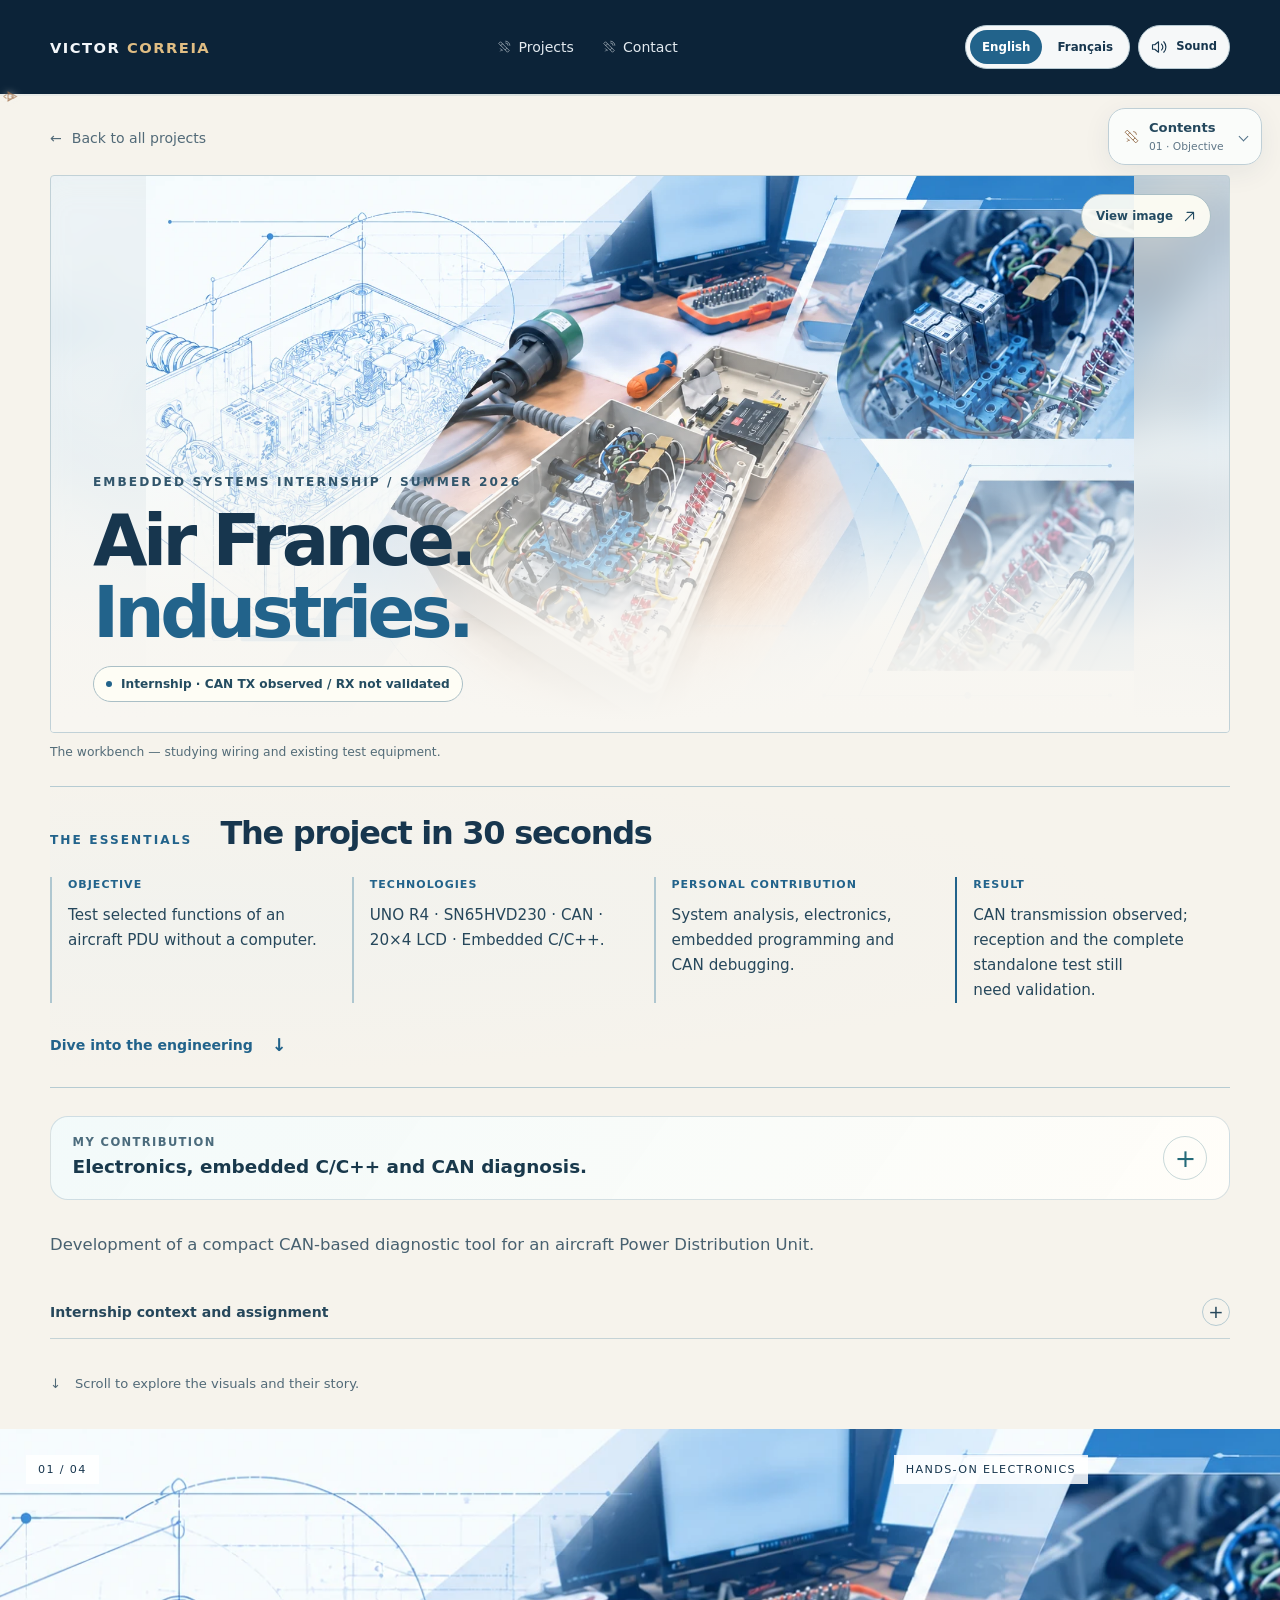
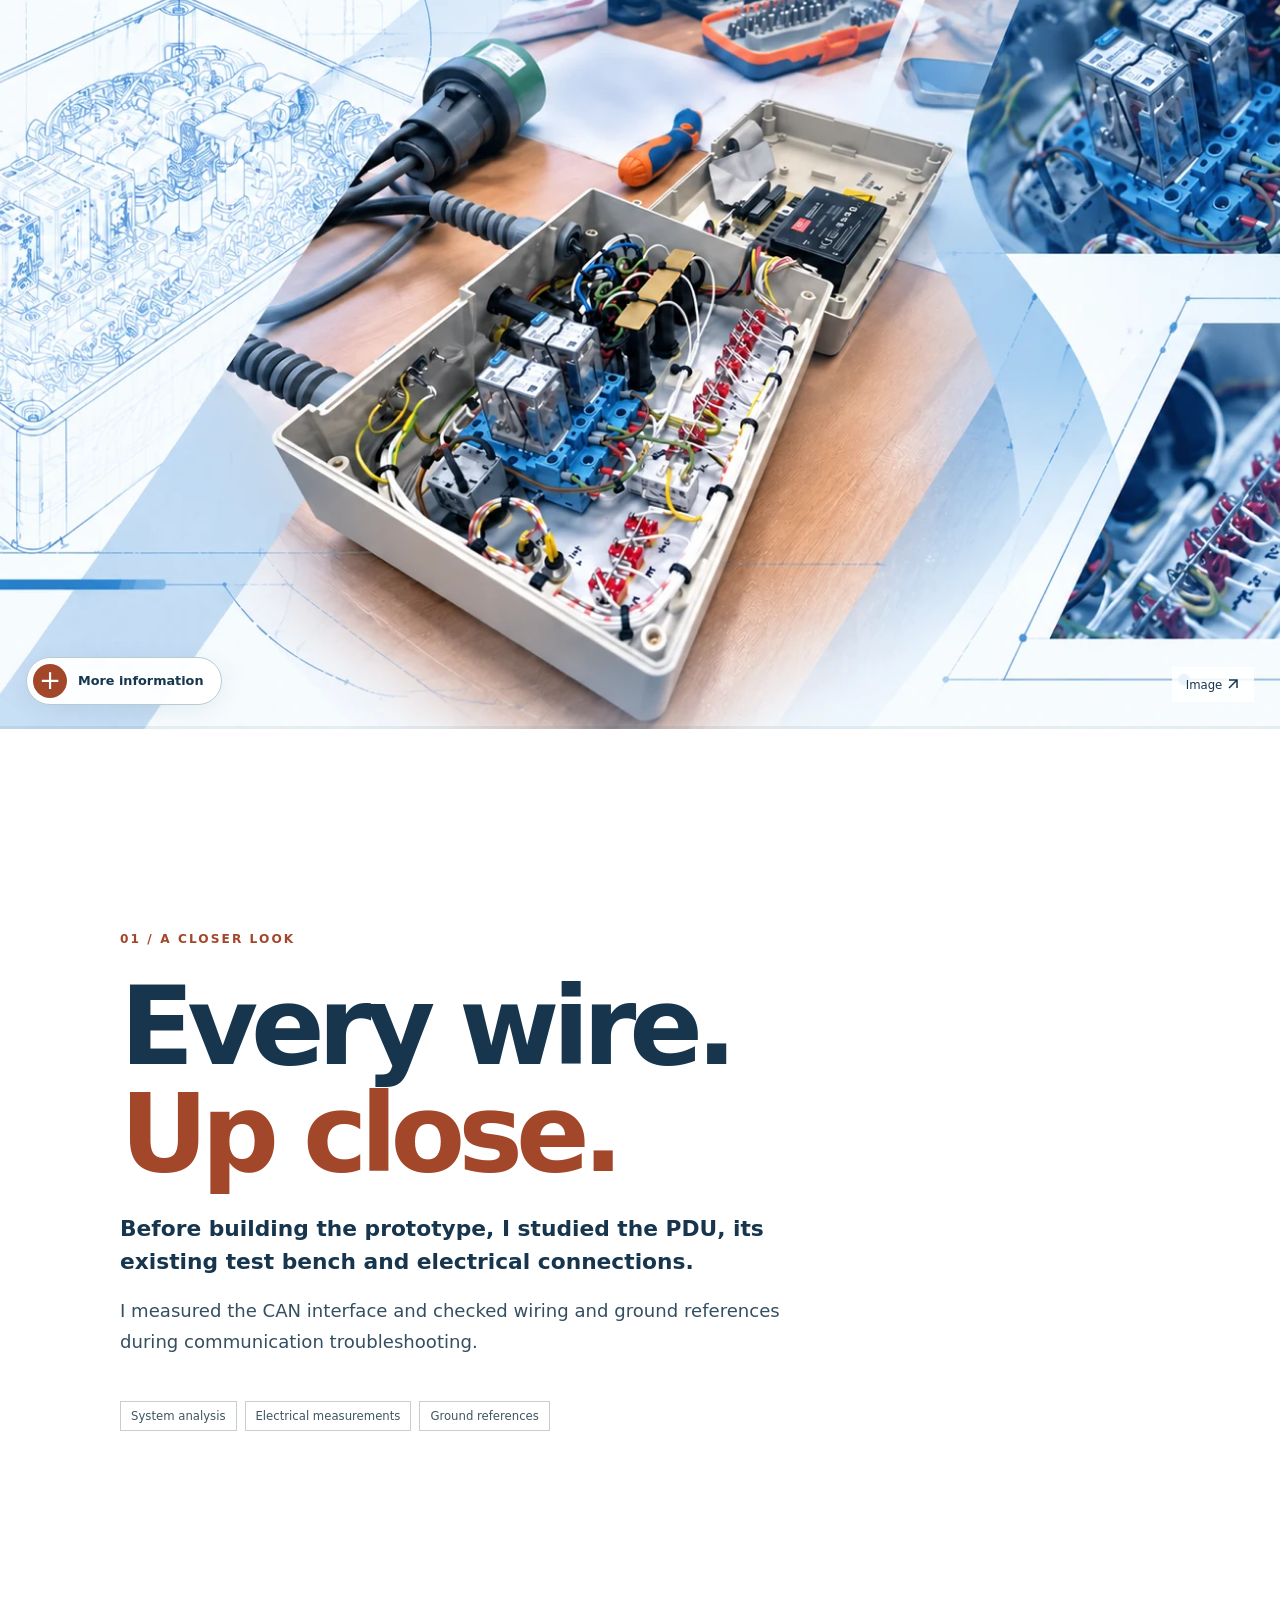
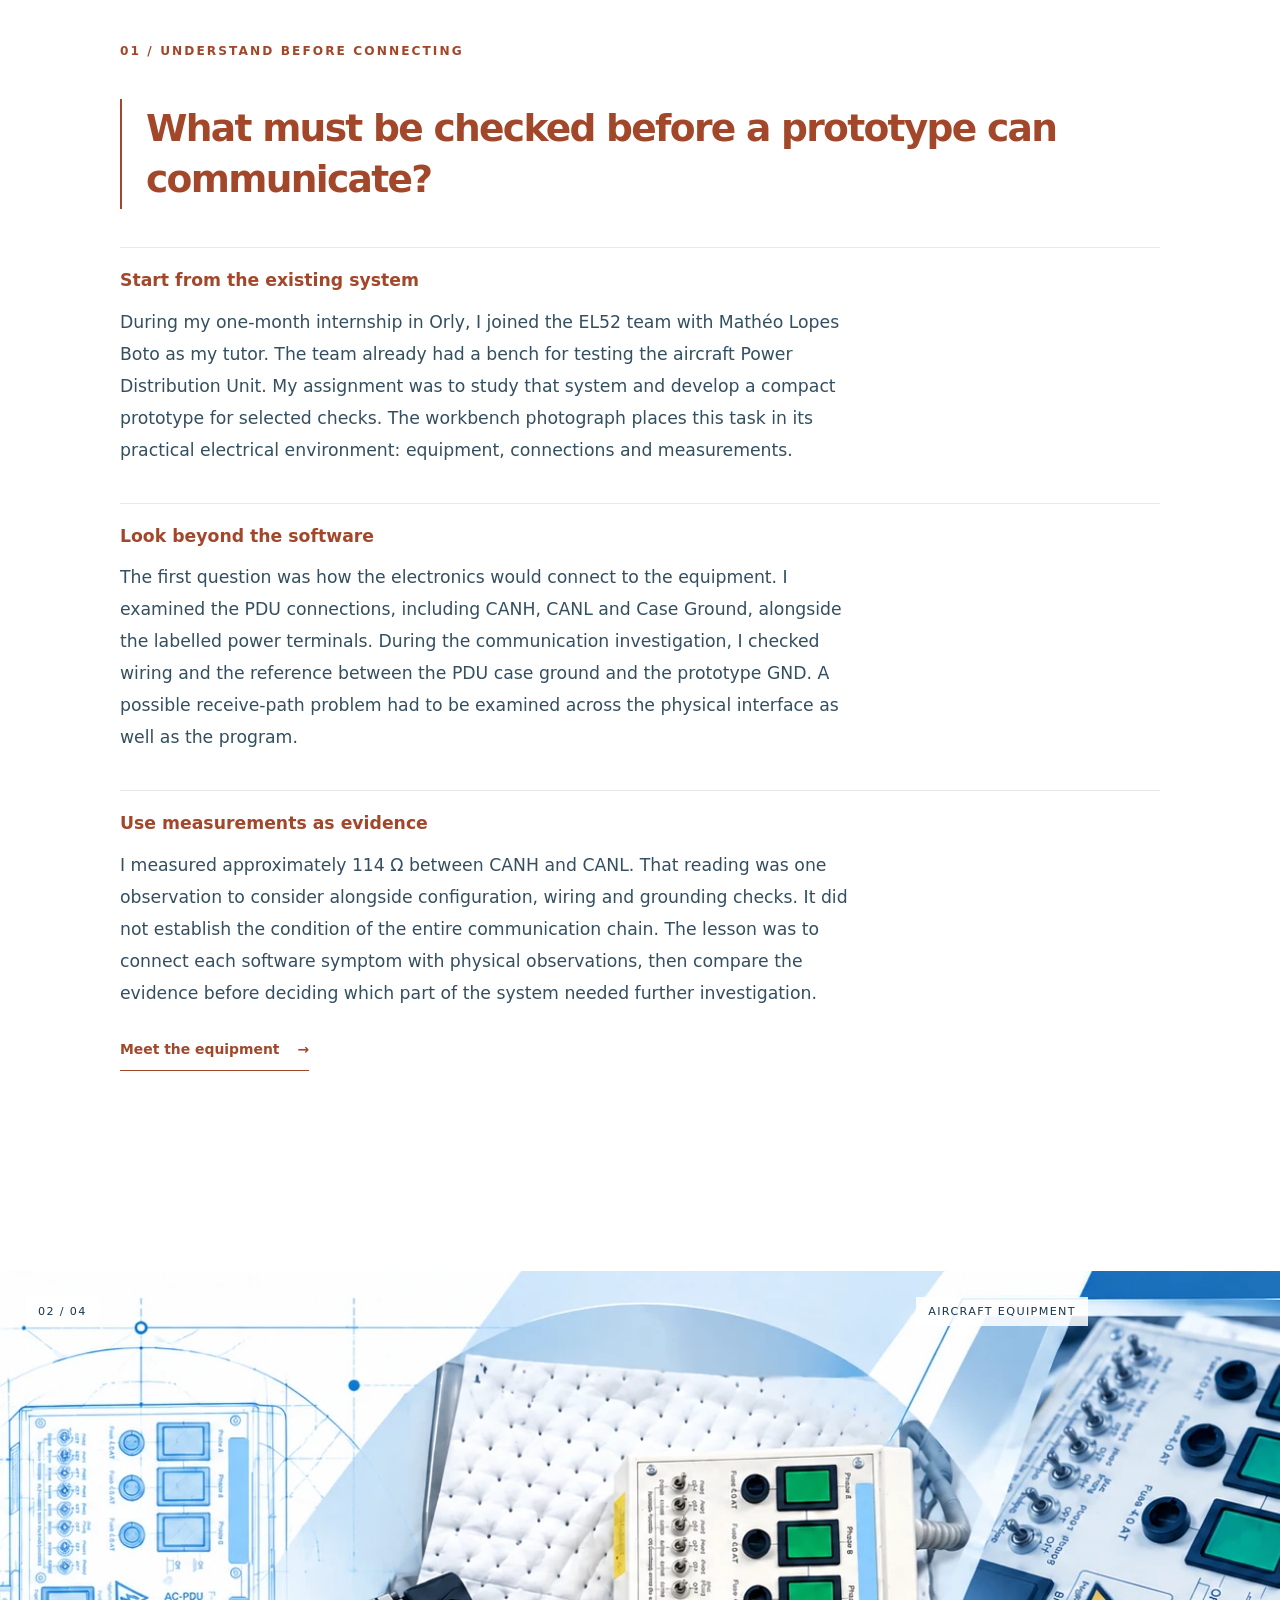
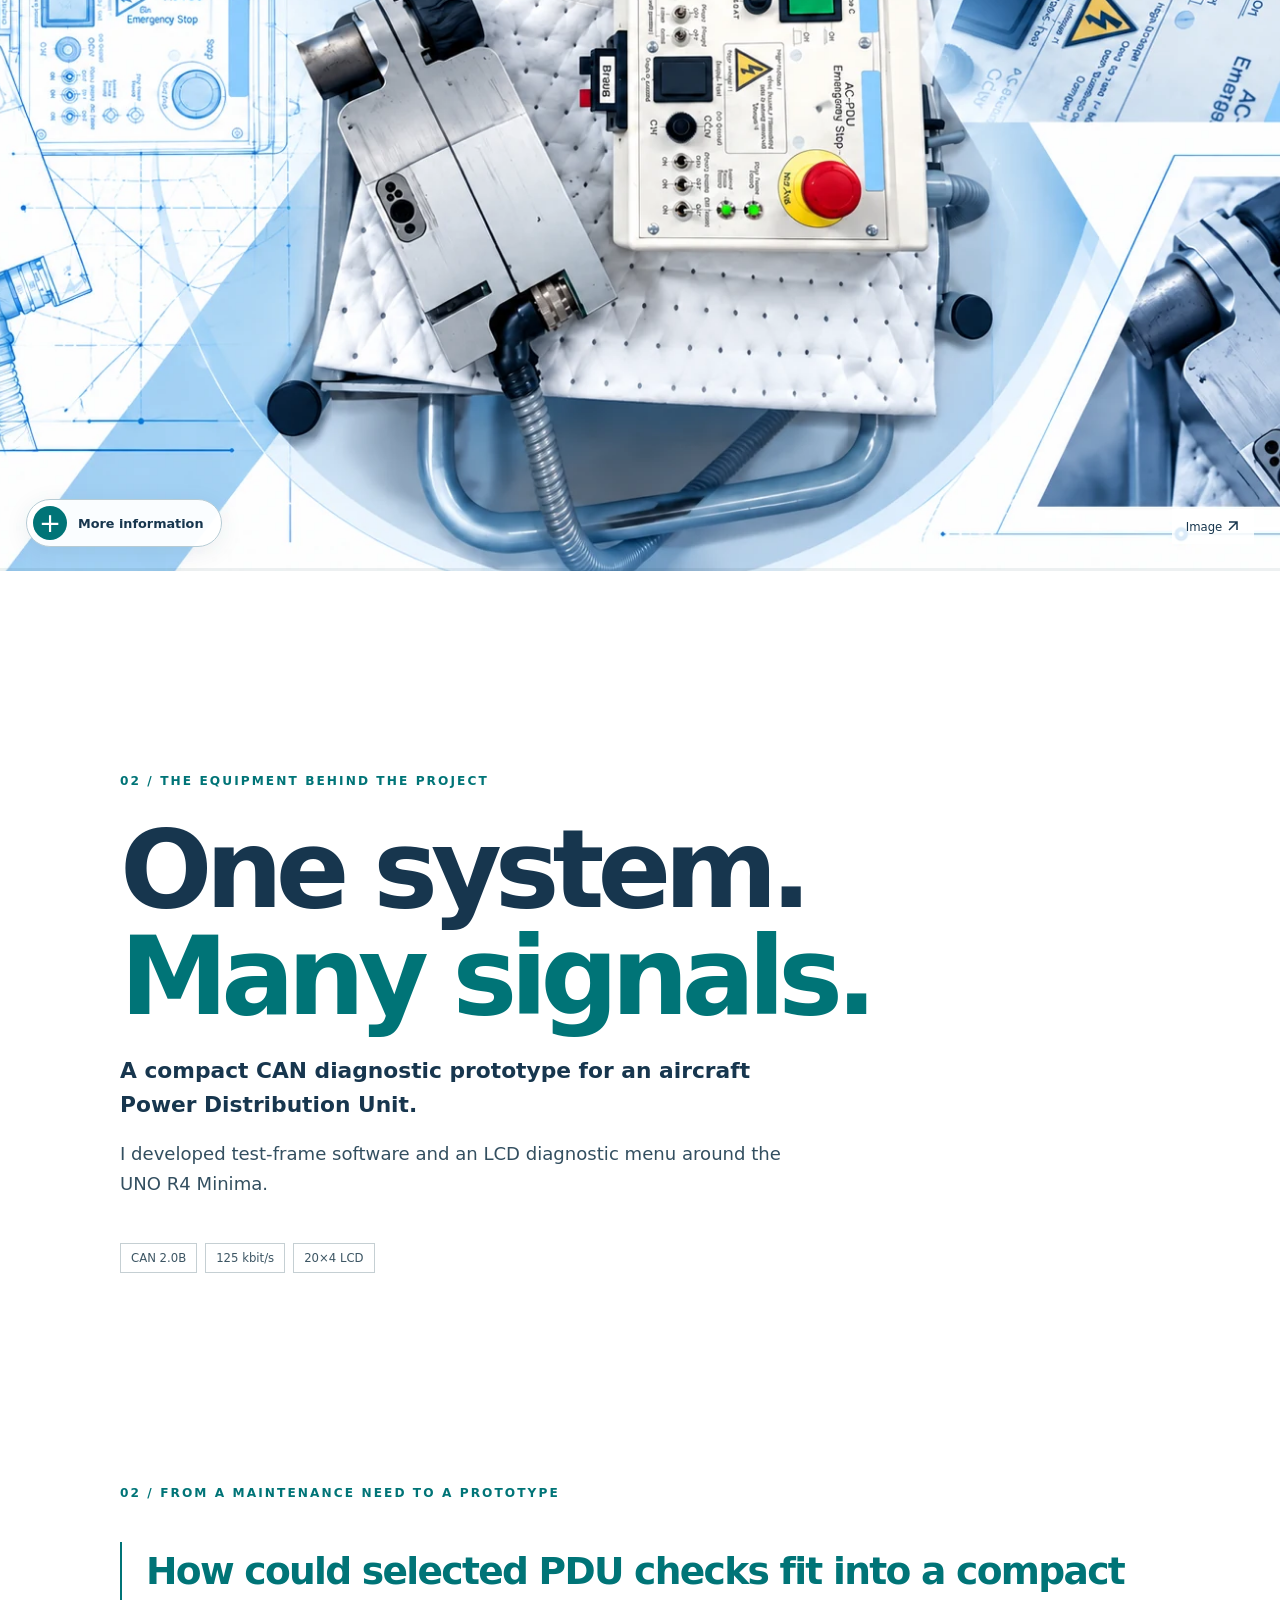
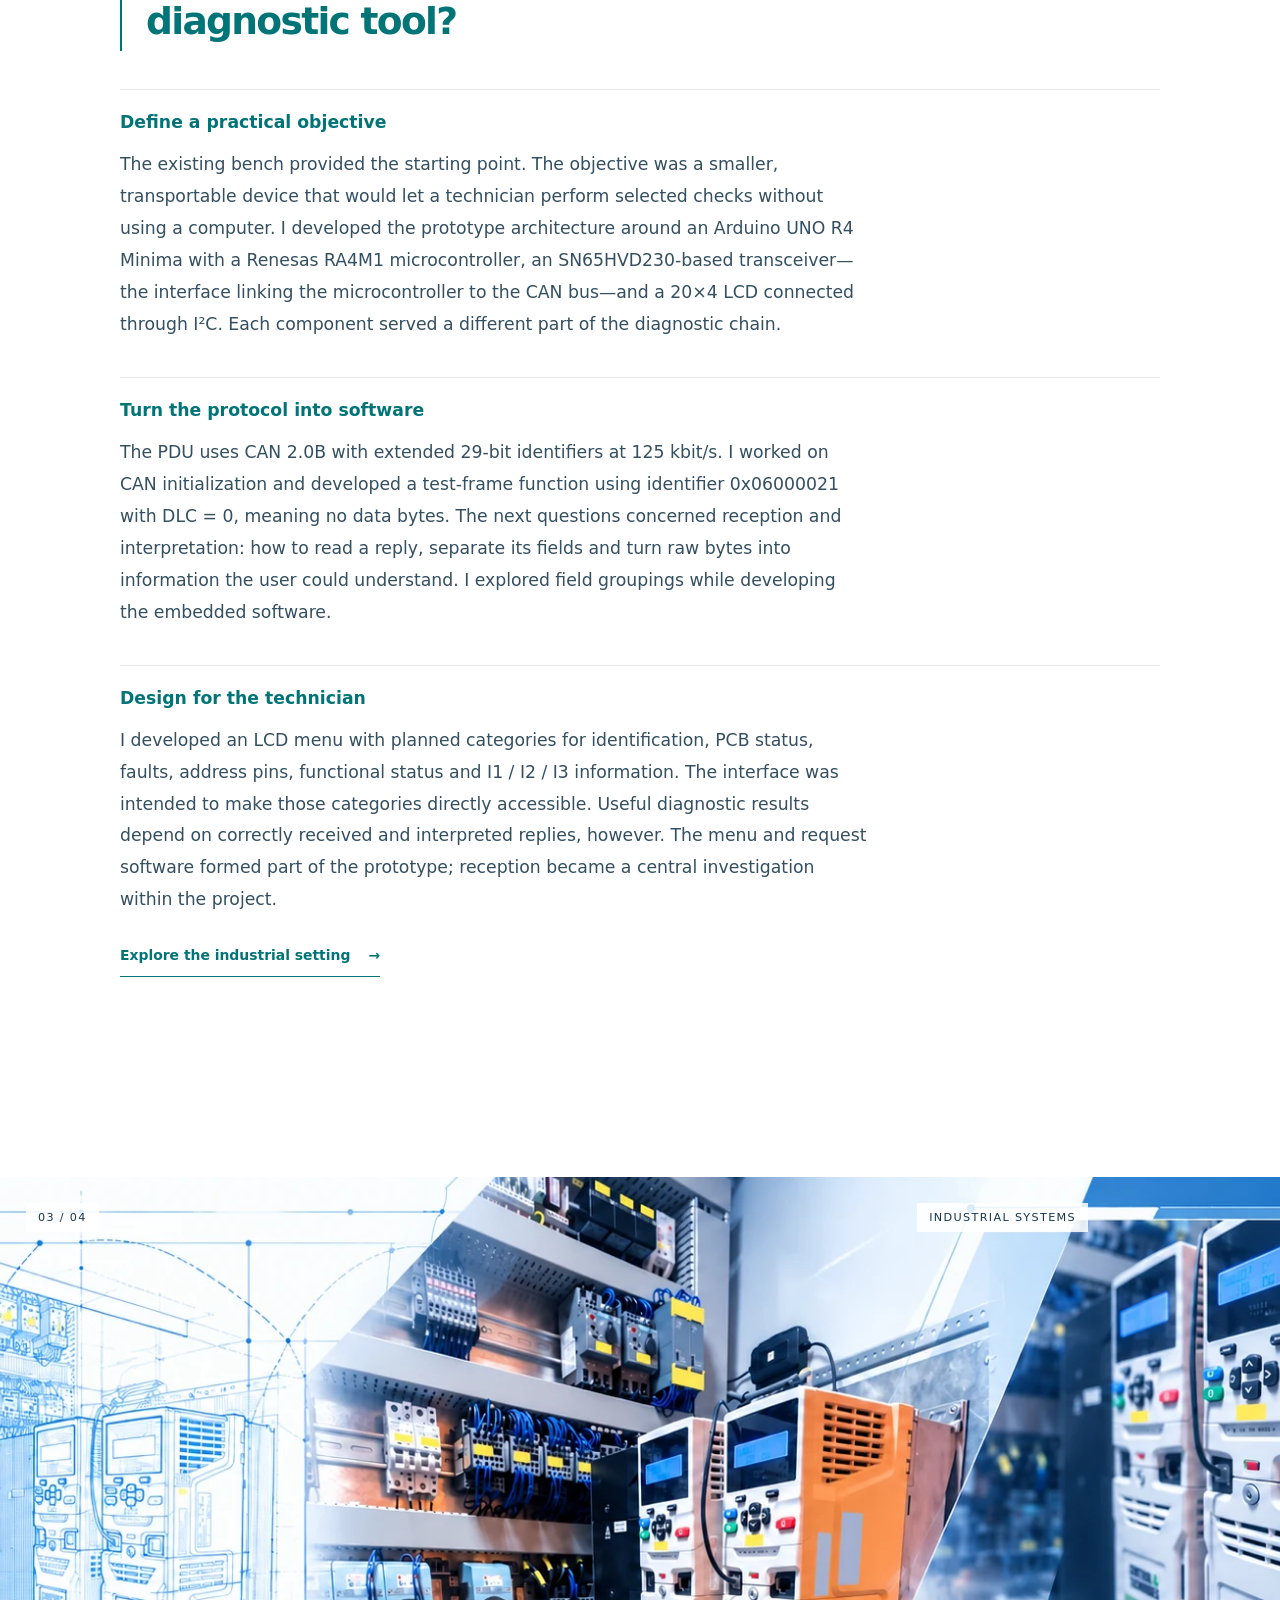
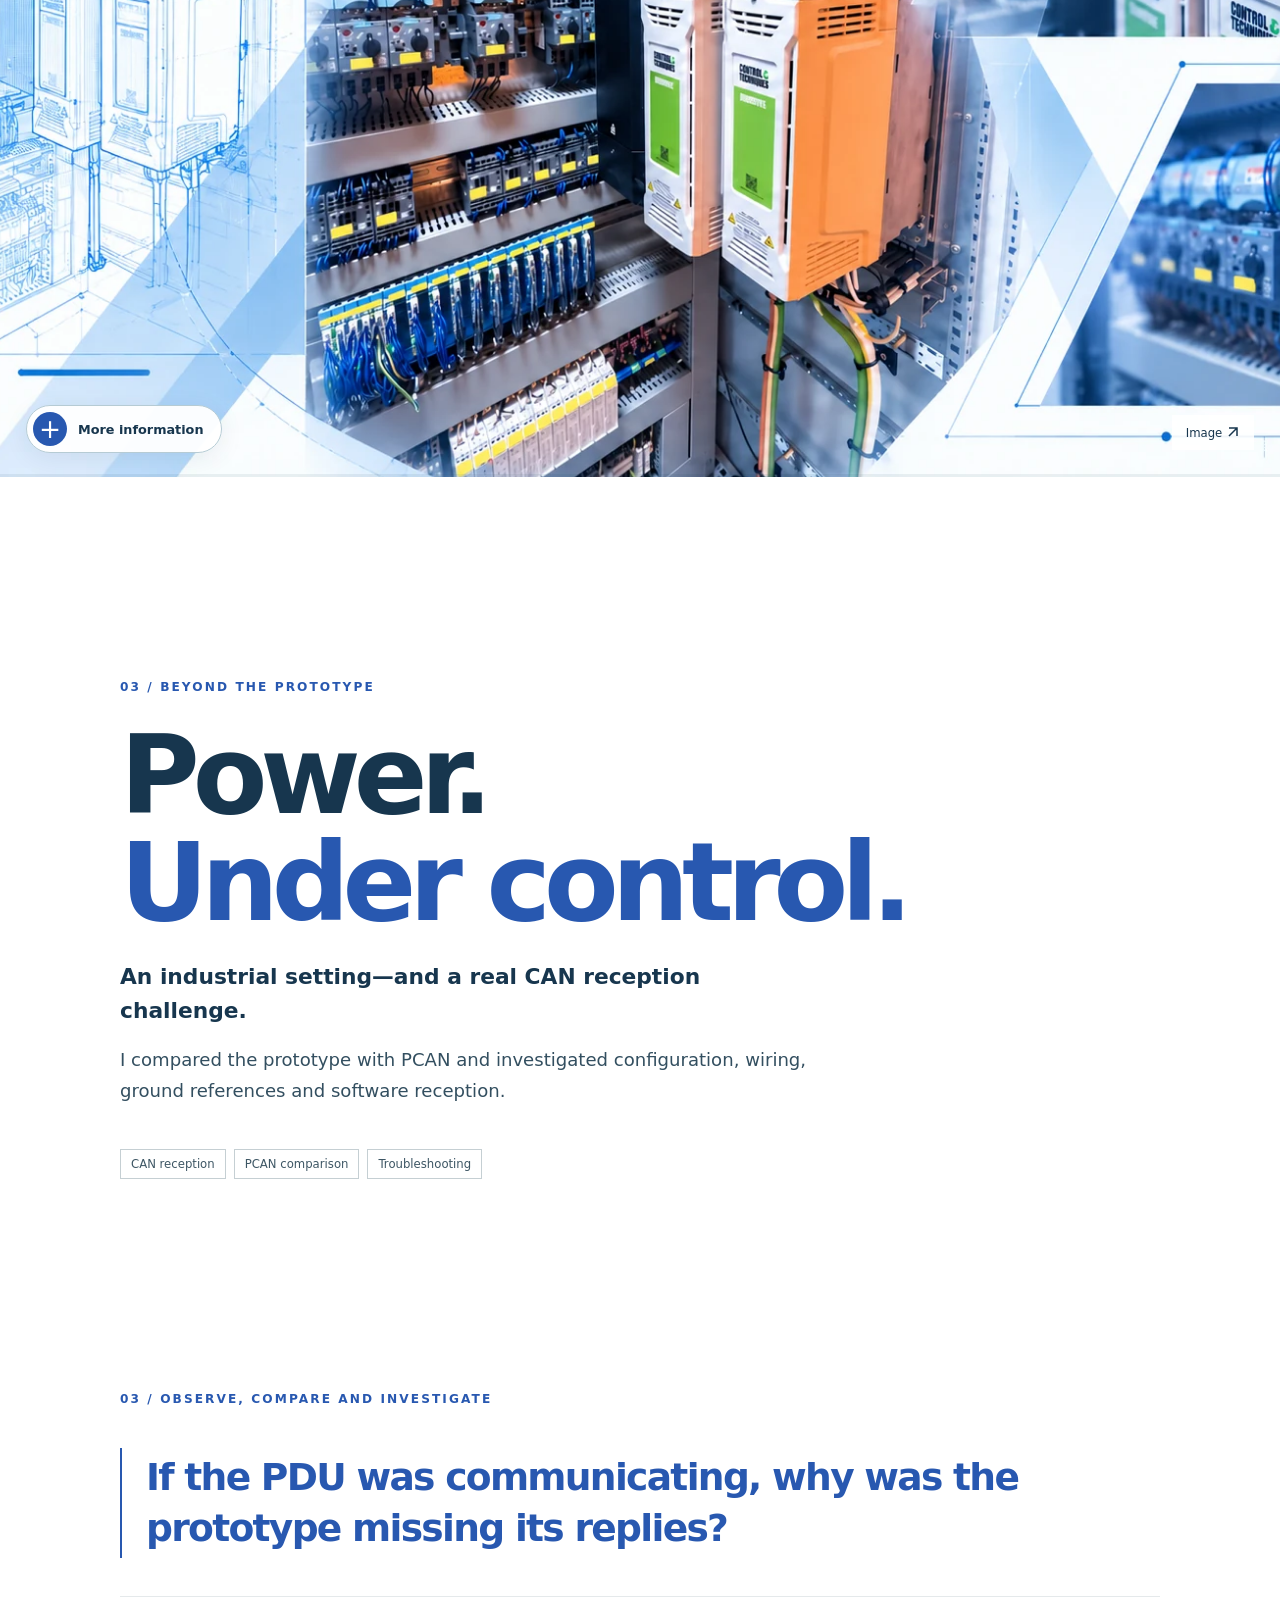
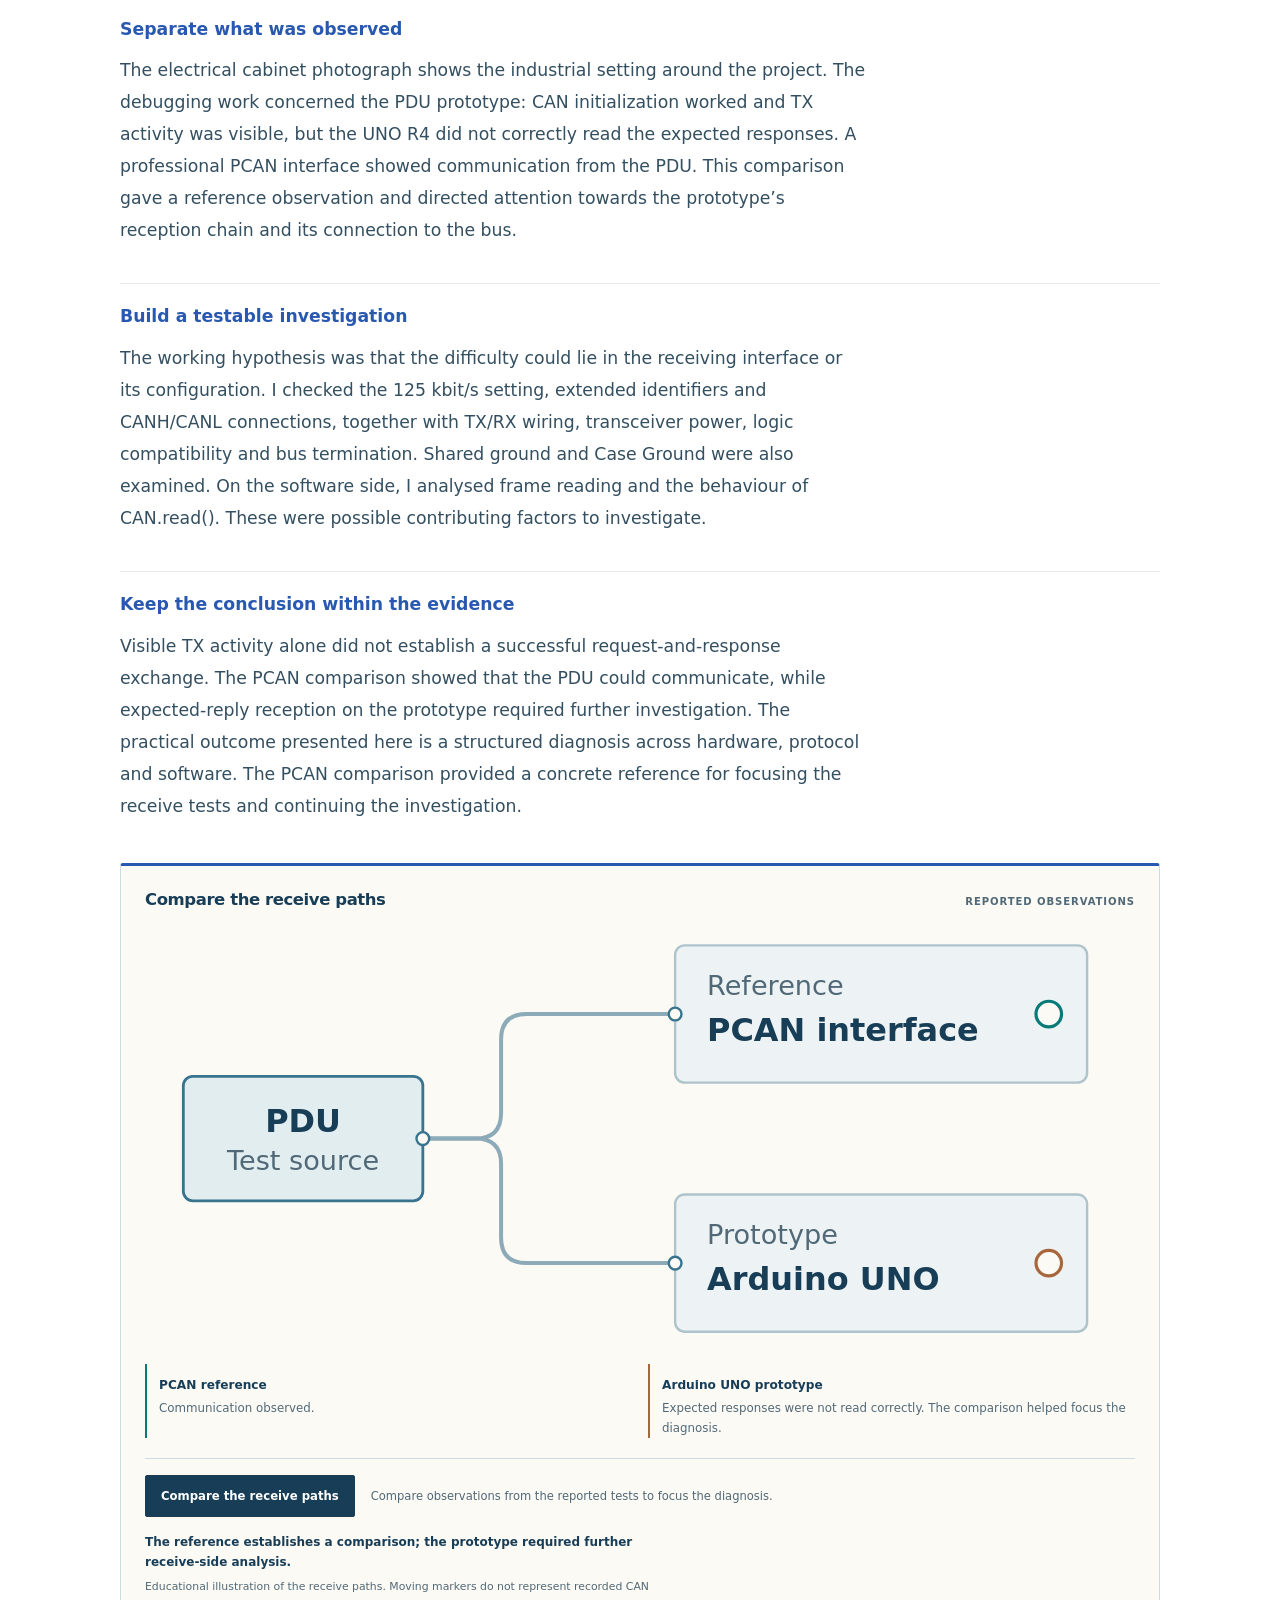
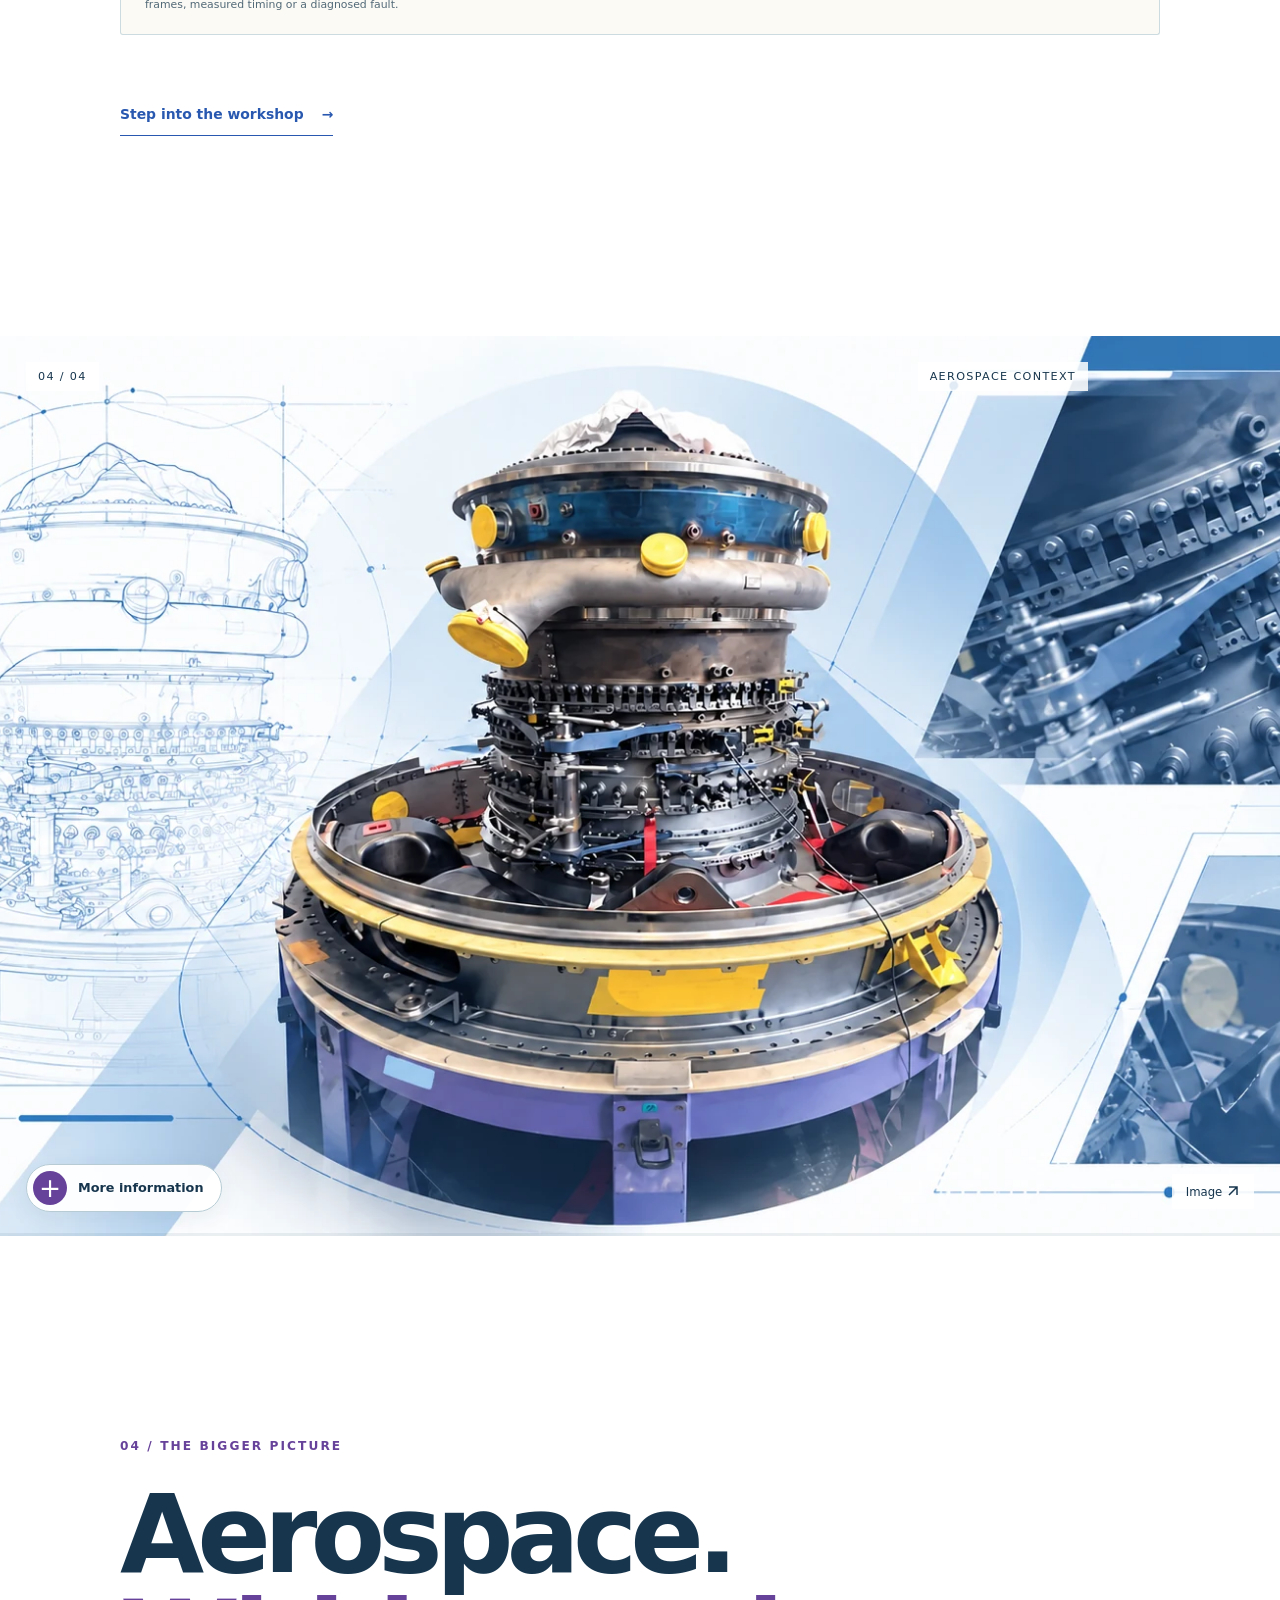
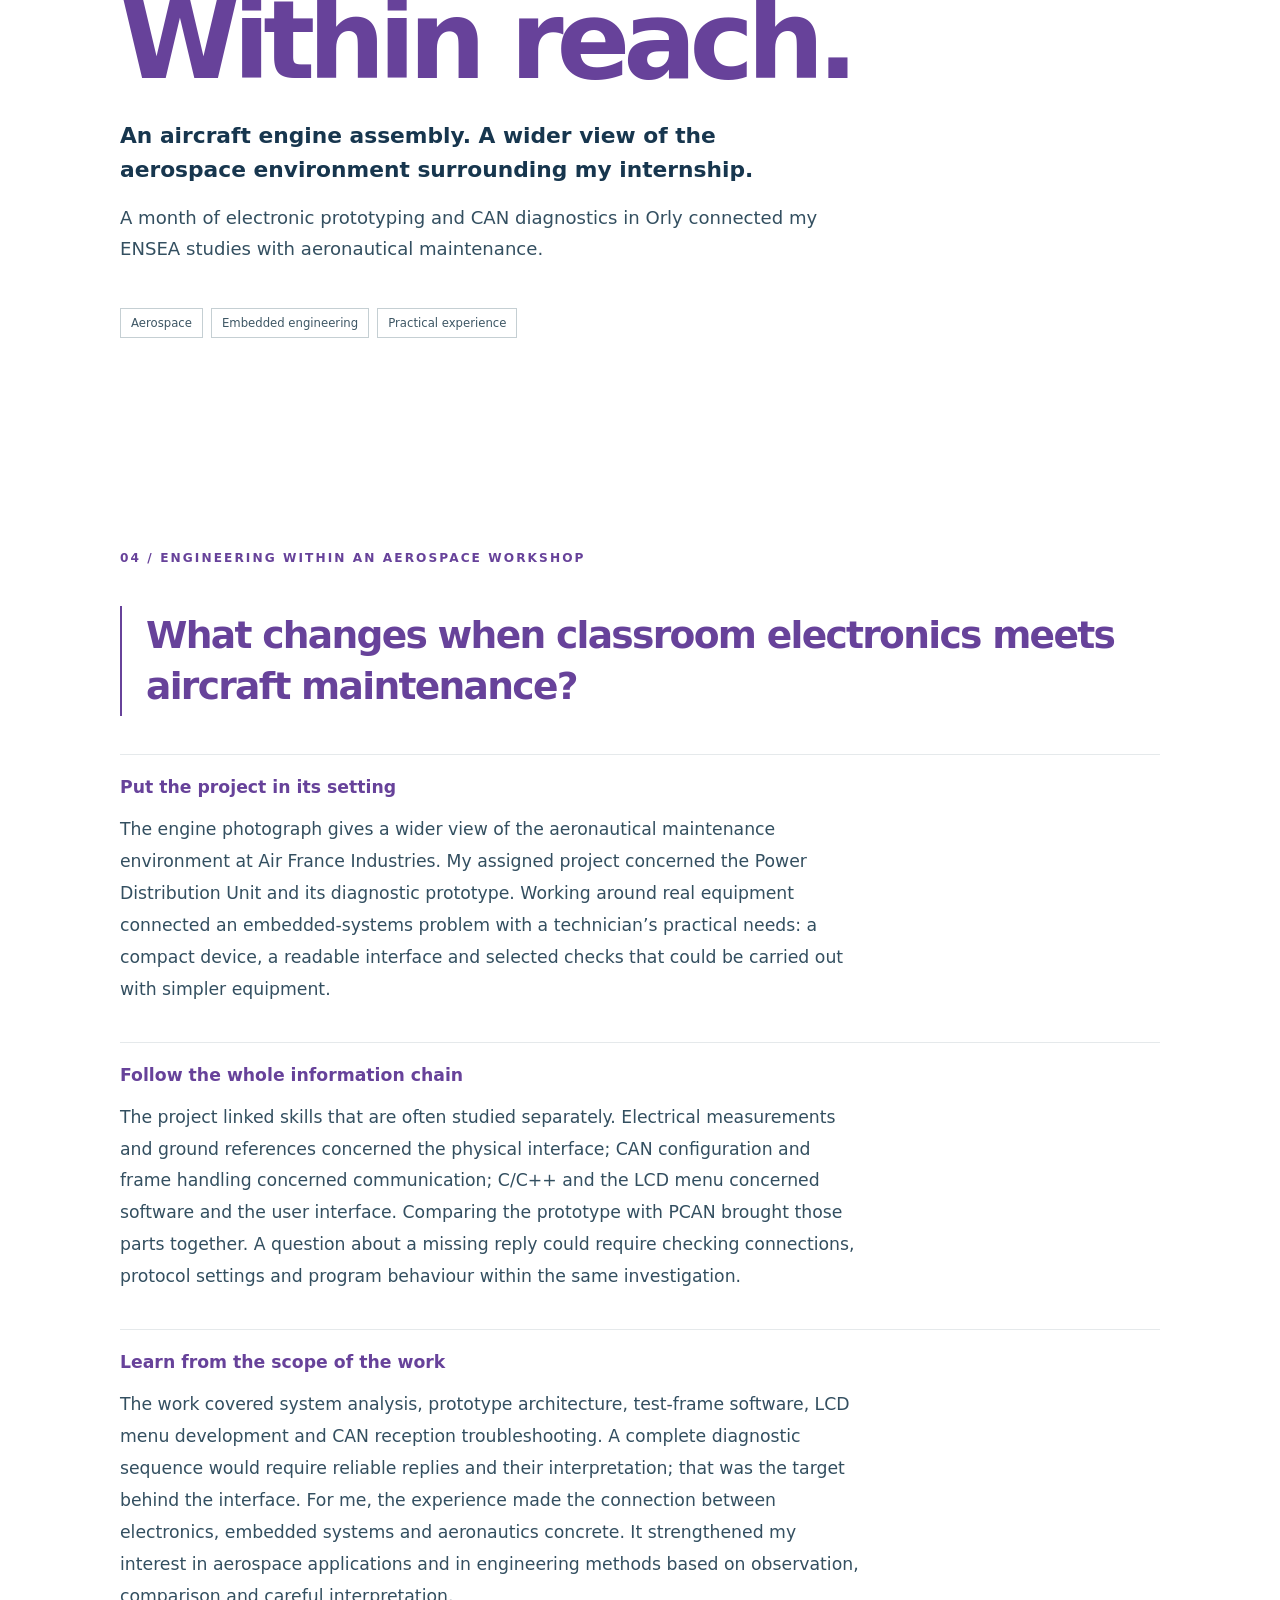
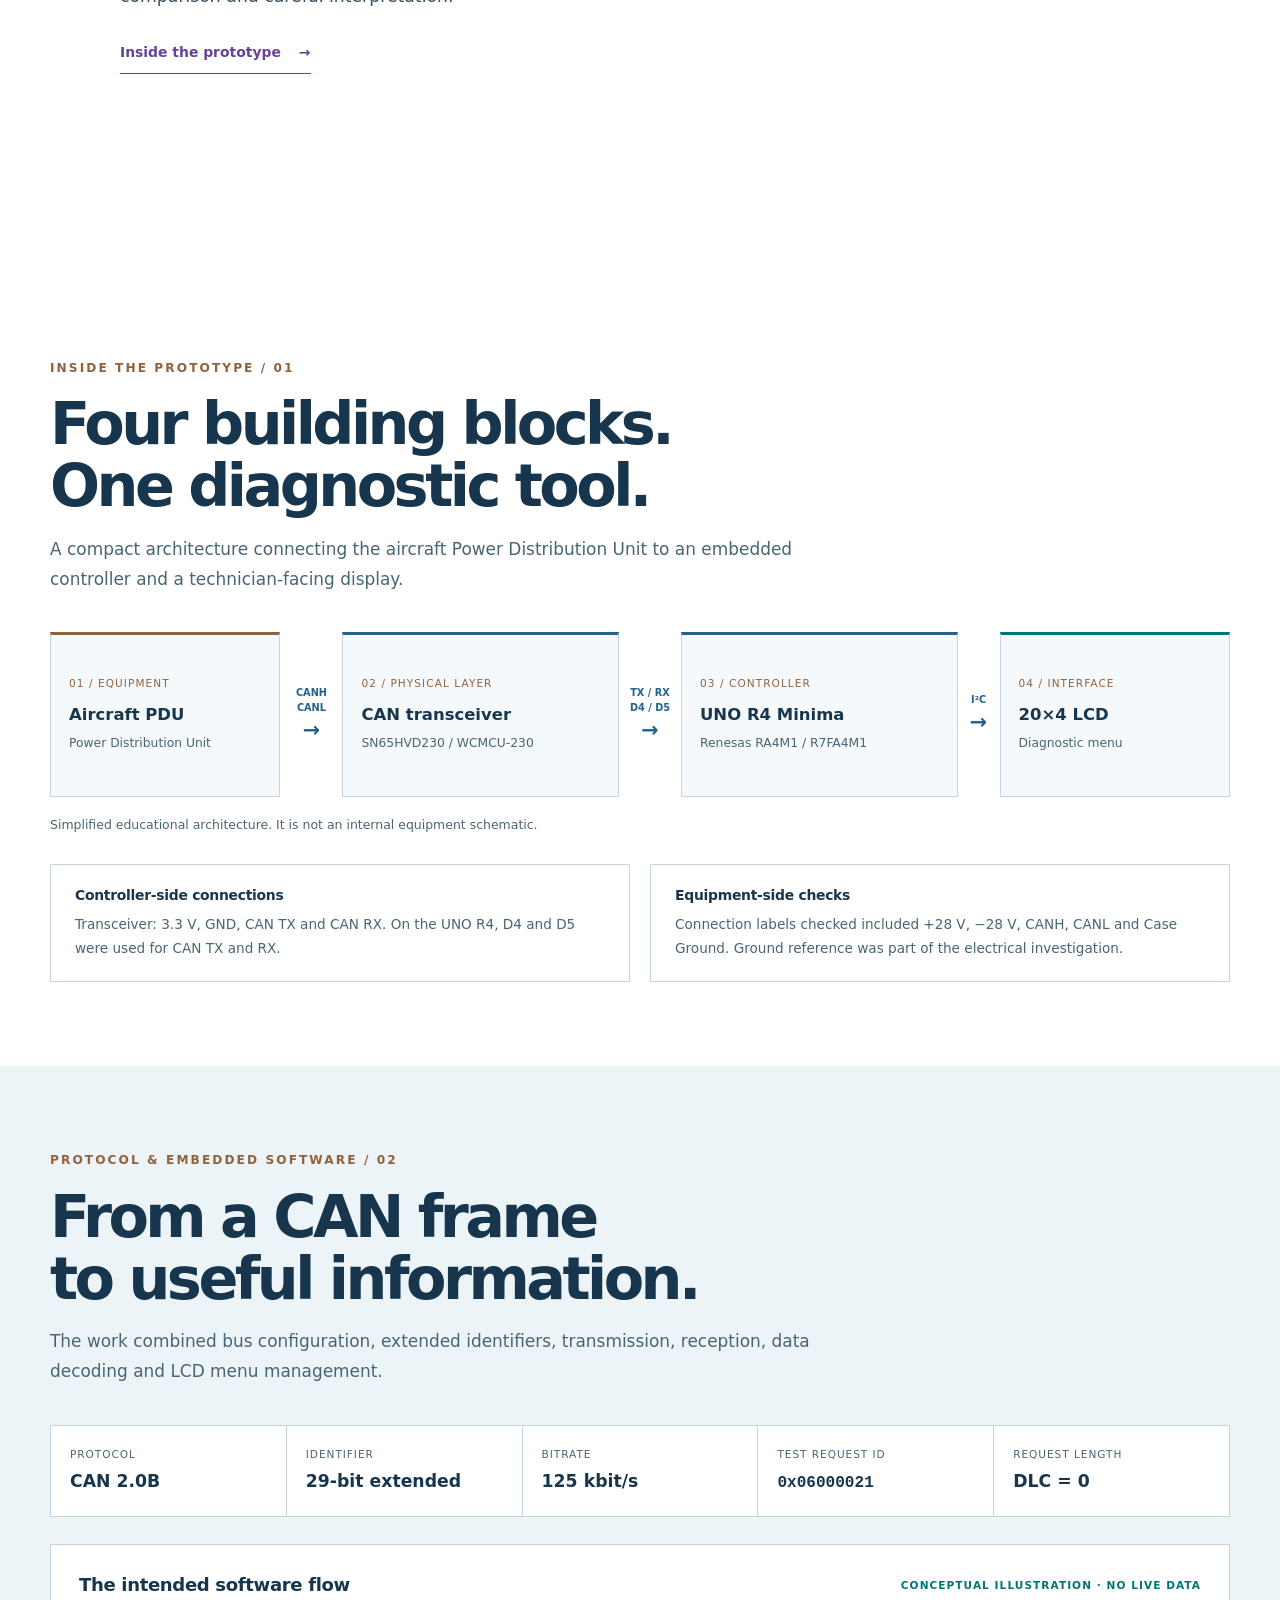
<file: projects/air-france-can.html>
<!doctype html>
<html lang="en">
<head>
<script src="../assets/site-audio.js" defer></script>
  <meta charset="utf-8">
  <meta name="viewport" content="width=device-width, initial-scale=1">
  <meta name="theme-color" content="#f6f3ec">
  <title>Air France Industries — PDU CAN diagnostic prototype · Victor Correia</title>
  <meta name="description" content="Victor Correia’s one-month internship at Air France Industries in Orly: system analysis, a compact Power Distribution Unit CAN diagnostic prototype, electrical measurements and embedded debugging.">
  <link rel="icon" type="image/svg+xml" href="../assets/favicon.svg">
  <link rel="stylesheet" href="../assets/project.css">
  <link rel="stylesheet" href="../assets/air-france.css">
  <link rel="stylesheet" href="../assets/air-france-technical.css">
  <script src="../assets/air-france-technical.js" defer></script>

<link rel="stylesheet" href="../assets/language.css">
<script src="../assets/language.js" defer></script>
<link rel="alternate" hreflang="en" href="/projects/air-france-can.html">
<link rel="alternate" hreflang="fr" href="/fr/projects/air-france-can.html">
  <link rel="stylesheet" href="../assets/photo-reading.css">
  <link rel="stylesheet" href="../assets/story-demos.css">
  <script src="../assets/photo-reading.js" defer></script>
  <script src="../assets/story-demos.js" defer></script>
  <link rel="stylesheet" href="../assets/project-brief.css">
<link rel="stylesheet" href="../assets/space-navigation.css">
<script src="../assets/space-navigation.js" defer></script>
<link rel="stylesheet" href="../assets/site-audio.css">
<link rel="stylesheet" href="../assets/project-opening.css?v=air-entry-2">
<link rel="stylesheet" href="../assets/project-reading-nav.css">
<link rel="stylesheet" href="../assets/project-photo-sources.css">
<link rel="stylesheet" href="../assets/project-evidence.css">
<script src="../assets/project-reading-nav.js" defer></script>
</head>
<body class="air-france-page">
  <a class="skip-link" href="#main">Skip to content</a>
  <header class="nav wrap">
    <a class="brand" href="../index.html">VICTOR <b>CORREIA</b></a>
    <nav class="nav-links" aria-label="Main navigation"><a href="../index.html#projects"><svg class="space-menu-icon" viewBox="0 0 24 24" fill="none" stroke="currentColor" stroke-width="1.3" stroke-linecap="round" stroke-linejoin="round" aria-hidden="true" focusable="false"><path d="m10 7 7 7-3 3-7-7zM7 10 3 6l3-3 4 4m4 10 4 4 3-3-4-4M6 15l3 3m-3 1 2-2M15 5a4 4 0 0 1 4 4m-4-7a7 7 0 0 1 7 7"/></svg>Projects</a><a href="../index.html#contact"><svg class="space-menu-icon" viewBox="0 0 24 24" fill="none" stroke="currentColor" stroke-width="1.3" stroke-linecap="round" stroke-linejoin="round" aria-hidden="true" focusable="false"><path d="m10 7 7 7-3 3-7-7zM7 10 3 6l3-3 4 4m4 10 4 4 3-3-4-4M6 15l3 3m-3 1 2-2M15 5a4 4 0 0 1 4 4m-4-7a7 7 0 0 1 7 7"/></svg>Contact</a></nav>
  <nav class="language-switch" aria-label="Choose language"><a href="/projects/air-france-can.html" lang="en" hreflang="en" data-language="en" aria-label="English" aria-current="page"><span class="language-name">English</span><span class="language-short" aria-hidden="true">EN</span></a><a href="/fr/projects/air-france-can.html" lang="fr" hreflang="fr" data-language="fr" aria-label="Français"><span class="language-name">Français</span><span class="language-short" aria-hidden="true">FR</span></a></nav></header>
<div class="page-flight-progress" role="progressbar" aria-label="Reading progress" aria-valuemin="0" aria-valuemax="100" aria-valuenow="0" hidden><span class="flight-progress-track" aria-hidden="true"></span><span class="flight-progress-fill" aria-hidden="true"></span><span class="flight-progress-ship" aria-hidden="true"><svg viewBox="0 0 24 24" fill="none" stroke="currentColor" stroke-width="1.3" stroke-linecap="round" stroke-linejoin="round" aria-hidden="true" focusable="false"><path d="M12 2c-3.3 3.7-4.6 8.1-4.1 13h8.2C16.6 10.1 15.3 5.7 12 2Z"/><circle cx="12" cy="8" r="1.5"/><path d="m8 10-3.7 5.5L8 14m8-4 3.7 5.5L16 14M9 18l3 4 3-4"/></svg></span></div>

  <main id="main">
    <section class="case-intro wrap" aria-labelledby="project-title">
      <a class="back-link" href="../index.html#projects"><span aria-hidden="true">←</span> Back to all projects</a>
<div class="project-opening">
  <figure class="project-opening-figure" aria-describedby="project-opening-caption">
    <img class="project-opening-backdrop" src="../assets/air-france/workbench-public.webp" width="1672" height="941" alt="" aria-hidden="true" decoding="async">
    <img class="project-opening-image" src="../assets/air-france/workbench-public.webp" width="1672" height="941" alt="Technical montage of opened diagnostic equipment, relays and wiring on the Air France workbench." fetchpriority="high" decoding="async">
  </figure>
  <div class="project-opening-copy"><p class="eyebrow">Embedded Systems Internship / Summer 2026</p><h1 id="project-title">Air France.<br><span>Industries.</span></h1><p class="project-opening-status">Internship · CAN TX observed / RX not validated</p></div>
  <a class="project-opening-source" href="../assets/air-france/workbench-public.webp" target="_blank" rel="noopener noreferrer" title="Presentation image" aria-label="Presentation image">View image<svg viewBox="0 0 16 16" fill="none" stroke="currentColor" stroke-width="1.4" stroke-linecap="round" stroke-linejoin="round" aria-hidden="true" focusable="false"><path d="M5 3h8v8M13 3 3 13"/></svg></a>
</div>
<p class="project-opening-caption" id="project-opening-caption">The workbench — studying wiring and existing test equipment.</p>
<section class="project-brief" aria-labelledby="project-brief-title">
        <div class="project-brief-heading"><p class="eyebrow">The essentials</p><h2 id="project-brief-title">The project in 30 seconds</h2></div>
        <dl class="project-brief-grid">
<div><dt>Objective</dt><dd>Test selected functions of an aircraft PDU without a computer.</dd></div>
<div><dt>Technologies</dt><dd>UNO R4 · SN65HVD230 · CAN · 20×4 LCD · Embedded C/C++.</dd></div>
<div><dt>Personal contribution</dt><dd>System analysis, electronics, embedded programming and CAN debugging.</dd></div>
<div><dt>Result</dt><dd>CAN transmission observed; reception and the complete standalone test still need validation.</dd></div>
</dl>
        <a class="project-brief-dive" href="#workbench">Dive into the engineering <span aria-hidden="true">↓</span></a>
      </section>
<details class="pe-contribution" id="project-contribution">
  <summary><span class="pe-kicker">My contribution</span><strong>Electronics, embedded C/C++ and CAN diagnosis.</strong><span class="pe-expand" aria-hidden="true">+</span></summary>
  <div class="pe-contribution-body"><p>During my month in the EL52 team at Orly, supervised by Mathéo Lopes Boto, I worked on a compact diagnostic prototype for the existing PDU.</p><ul><li>I studied the equipment and its connections, including an approximately 114 Ω measurement between CANH and CANL.</li><li>I developed the test-frame transmission and LCD diagnostic-menu software around the UNO R4.</li><li>I investigated the reception path through CAN configuration, wiring, ground references and comparison with PCAN.</li></ul><a class="pe-link" href="#can-debugging">See my diagnostic approach <svg viewBox="0 0 14 14" fill="none" stroke="currentColor" stroke-width="1.5" aria-hidden="true" focusable="false"><path d="M3 11 11 3M3 3h8v8"/></svg></a></div>
</details>
<details class="project-reading-nav" data-project-reading-nav open>
  <summary><svg class="reading-nav-icon" viewBox="0 0 24 24" fill="none" stroke="currentColor" stroke-width="1.3" stroke-linecap="round" stroke-linejoin="round" aria-hidden="true" focusable="false"><path d="m10 7 7 7-3 3-7-7zM7 10 3 6l3-3 4 4m4 10 4 4 3-3-4-4M6 15l3 3m-3 1 2-2M15 5a4 4 0 0 1 4 4"/></svg><span class="reading-nav-summary-copy"><span>Contents</span><span class="reading-nav-position" id="project-reading-position" data-reading-nav-position>01 · Objective</span></span></summary>
  <nav aria-label="Project reading path"><ol class="reading-nav-links">
<li><a href="#project-brief-title"><span class="reading-nav-number" aria-hidden="true">01</span><span data-reading-nav-label>Objective</span></a></li>
<li><a href="#workbench-title"><span class="reading-nav-number" aria-hidden="true">02</span><span data-reading-nav-label>Setup</span></a></li>
<li><a href="#can-debugging"><span class="reading-nav-number" aria-hidden="true">03</span><span data-reading-nav-label>Tests</span></a></li>
<li><a href="#project-evidence"><span class="reading-nav-number" aria-hidden="true">04</span><span data-reading-nav-label>Results</span></a></li>
<li><a href="#project-next"><span class="reading-nav-number" aria-hidden="true">05</span><span data-reading-nav-label>Takeaways</span></a></li>
  </ol></nav>
</details>


<p class="opening-context-note">Development of a compact CAN-based diagnostic tool for an aircraft Power Distribution Unit.</p>

      <details class="project-context">
        <summary>Internship context and assignment<span aria-hidden="true">+</span></summary>
        <div class="project-context-copy">
          <p>One month in Orly, with the EL52 team and my tutor Mathéo Lopes Boto: understanding an existing system, measuring its electrical interface, developing the prototype and investigating CAN communication.</p>
      <dl class="intro-facts"><div><dt>Location</dt><dd>Orly, France</dd></div><div><dt>Period</dt><dd>Summer 2026 · 1 month</dd></div><div><dt>Team</dt><dd>EL52</dd></div><div><dt>Tutor</dt><dd>Mathéo Lopes Boto</dd></div><div><dt>Environment</dt><dd>Aeronautical maintenance</dd></div><div><dt>My role</dt><dd>Analysis · Prototyping · Debugging</dd></div></dl>
      <div class="internship-brief">
        <div><p class="eyebrow">The challenge</p><h2>An existing test bench.<br>A more portable approach.</h2></div>
        <div><p>The team already had a test setup for the Power Distribution Unit, an aircraft system associated with cargo and baggage equipment. I began by studying the PDU, its connections and the existing bench.</p><p>My assignment was to develop a compact, standalone diagnostic prototype for selected checks: send CAN requests, interpret responses and present useful information through an LCD menu.</p><p>The target was a tool that a technician could use without a computer for those checks. My work combined electronic prototyping, embedded software, measurements and investigation of the receive path.</p></div>
      </div>
      <nav class="case-jump-links" aria-label="Explore this case study"><a href="#workbench"><svg class="space-menu-icon" viewBox="0 0 24 24" fill="none" stroke="currentColor" stroke-width="1.3" stroke-linecap="round" stroke-linejoin="round" aria-hidden="true" focusable="false"><path d="m10 7 7 7-3 3-7-7zM7 10 3 6l3-3 4 4m4 10 4 4 3-3-4-4M6 15l3 3m-3 1 2-2M15 5a4 4 0 0 1 4 4m-4-7a7 7 0 0 1 7 7"/></svg>The workshop</a><a href="#prototype-architecture"><svg class="space-menu-icon" viewBox="0 0 24 24" fill="none" stroke="currentColor" stroke-width="1.3" stroke-linecap="round" stroke-linejoin="round" aria-hidden="true" focusable="false"><path d="m10 7 7 7-3 3-7-7zM7 10 3 6l3-3 4 4m4 10 4 4 3-3-4-4M6 15l3 3m-3 1 2-2M15 5a4 4 0 0 1 4 4m-4-7a7 7 0 0 1 7 7"/></svg>How the prototype works</a><a href="#can-debugging"><svg class="space-menu-icon" viewBox="0 0 24 24" fill="none" stroke="currentColor" stroke-width="1.3" stroke-linecap="round" stroke-linejoin="round" aria-hidden="true" focusable="false"><path d="m10 7 7 7-3 3-7-7zM7 10 3 6l3-3 4 4m4 10 4 4 3-3-4-4M6 15l3 3m-3 1 2-2M15 5a4 4 0 0 1 4 4m-4-7a7 7 0 0 1 7 7"/></svg>The debugging challenge</a></nav>
        </div>
      </details>
      <p class="scroll-hint"><span aria-hidden="true">↓</span> Scroll to explore the visuals and their story.</p>
    </section>


    <section class="photo-story scene-warm" id="workbench" aria-labelledby="workbench-title">
      <div class="story-stage">
        <div class="scene-wash" aria-hidden="true"></div>
        <figure class="story-figure">
          <img class="story-photo" src="../assets/air-france/workbench-public.webp" width="1672" height="941" alt="Blue-and-white technical montage of an open electrical enclosure on a workbench, with a line drawing and close-ups of relays and wiring." fetchpriority="high" decoding="async">
          <figcaption class="photo-label">01 / Electronics at the workbench</figcaption>
        </figure>
      </div>
      <div class="story-frame">
        <div class="chapter-meta" aria-hidden="true"><span>01 / 04</span><span>Hands-on electronics</span></div>
        <a class="photo-full" href="../assets/air-france/workbench-public.webp" target="_blank" rel="noopener noreferrer" aria-label="View full workbench montage (opens in a new tab)" title="Presentation image" aria-label="Presentation image">Image <svg viewBox="0 0 14 14" fill="none" stroke="currentColor" stroke-width="1.5" aria-hidden="true" focusable="false"><path d="M3 11 11 3M3 3h8v8"/></svg></a>
        <details class="chapter-more" name="chapter-information">
          <summary><span class="more-icon" aria-hidden="true">+</span><span>More information</span></summary>
          <div class="more-panel" role="region" aria-labelledby="workbench-more-title">
            <button class="more-close" type="button" aria-label="Close workbench information" hidden>×</button>
            <p class="eyebrow">01 / System analysis & measurements</p>
            <h3 id="workbench-more-title">Analyse the system.<br>Measure the essentials.</h3>
            <dl class="more-facts"><div><dt>Starting point</dt><dd>The PDU and its existing test bench</dd></div><div><dt>Bus measurement</dt><dd>Approximately 114 Ω between CANH and CANL</dd></div><div><dt>Connections</dt><dd>Power, CANH, CANL and case ground</dd></div></dl>
            <h4>What I analysed</h4><p>I studied the equipment and existing test setup, identified the electrical connections and examined the physical CAN interface before developing the compact prototype.</p>
            <h4>Electrical measurements</h4><p>I measured approximately 114 Ω between CANH and CANL. This was an observation during the investigation, alongside checks of wiring and electrical references.</p>
            <h4>Ground reference</h4><p>I checked the connection between the PDU case ground and the prototype GND while diagnosing communication. The system connections included terminals labelled +28 V and −28 V.</p>
          <div class="project-photo-source"><h4>Image and source</h4><p>Public presentation montage of the project.</p><ul><li><a href="../assets/air-france/workbench-public.webp" target="_blank" rel="noopener noreferrer">Presentation image <svg viewBox="0 0 14 14" fill="none" stroke="currentColor" stroke-width="1.5" aria-hidden="true" focusable="false"><path d="M3 11 11 3M3 3h8v8"/></svg></a></li></ul></div></div>
        </details>
        <div class="chapter-progress" aria-hidden="true"><span></span></div>
      </div>
      <div class="chapter-content">
        <div class="chapter-copy">
          <p class="eyebrow">01 / A closer look</p>
          <h2 id="workbench-title"><span class="title-line">Every wire.</span> <span class="title-line title-accent">Up close.</span></h2>
          <p class="chapter-lead">Before building the prototype, I studied the PDU, its existing test bench and electrical connections.</p>
          <p>I measured the CAN interface and checked wiring and ground references during communication troubleshooting.</p>
          <ul class="chapter-tags" aria-label="Key topics"><li>System analysis</li><li>Electrical measurements</li><li>Ground references</li></ul>

        </div>
        <article class="chapter-narrative" aria-labelledby="workbench-narrative-title">
          <p class="eyebrow">01 / Understand before connecting</p>
          <h3 class="narrative-question" id="workbench-narrative-title">What must be checked before a prototype can communicate?</h3>
          <div class="narrative-block">
            <h4>Start from the existing system</h4>
            <p>During my one-month internship in Orly, I joined the EL52 team with Mathéo Lopes Boto as my tutor. The team already had a bench for testing the aircraft Power Distribution Unit. My assignment was to study that system and develop a compact prototype for selected checks. The workbench photograph places this task in its practical electrical environment: equipment, connections and measurements.</p>
          </div>
          <div class="narrative-block">
            <h4>Look beyond the software</h4>
            <p>The first question was how the electronics would connect to the equipment. I examined the PDU connections, including CANH, CANL and Case Ground, alongside the labelled power terminals. During the communication investigation, I checked wiring and the reference between the PDU case ground and the prototype GND. A possible receive-path problem had to be examined across the physical interface as well as the program.</p>
          </div>
          <div class="narrative-block">
            <h4>Use measurements as evidence</h4>
            <p>I measured approximately 114 Ω between CANH and CANL. That reading was one observation to consider alongside configuration, wiring and grounding checks. It did not establish the condition of the entire communication chain. The lesson was to connect each software symptom with physical observations, then compare the evidence before deciding which part of the system needed further investigation.</p>
          </div>
          <a class="chapter-next" href="#pdu">Meet the equipment <span aria-hidden="true">→</span></a>
        </article>
      </div>
    </section>

    <section class="photo-story scene-ice scene-landscape" id="pdu" aria-labelledby="pdu-title">
      <div class="story-stage">
        <div class="scene-wash" aria-hidden="true"></div>
        <figure class="story-figure">
          <img class="story-photo" src="../assets/air-france/pdu-test-public.webp" width="1672" height="941" alt="Blue-and-white technical montage of an aircraft Power Distribution Unit and its test panel, with a line drawing and close-ups of the controls." loading="lazy" decoding="async">
          <figcaption class="photo-label">02 / The Power Distribution Unit and test setup</figcaption>
        </figure>
      </div>
      <div class="story-frame">
        <div class="chapter-meta" aria-hidden="true"><span>02 / 04</span><span>Aircraft equipment</span></div>
        <a class="photo-full" href="../assets/air-france/pdu-test-public.webp" target="_blank" rel="noopener noreferrer" aria-label="View full PDU montage (opens in a new tab)" title="Presentation image" aria-label="Presentation image">Image <svg viewBox="0 0 14 14" fill="none" stroke="currentColor" stroke-width="1.5" aria-hidden="true" focusable="false"><path d="M3 11 11 3M3 3h8v8"/></svg></a>
        <details class="chapter-more" name="chapter-information">
          <summary><span class="more-icon" aria-hidden="true">+</span><span>More information</span></summary>
          <div class="more-panel" role="region" aria-labelledby="pdu-more-title">
            <button class="more-close" type="button" aria-label="Close PDU information" hidden>×</button>
            <p class="eyebrow">02 / My internship project</p>
            <h3 id="pdu-more-title">A compact<br>diagnostic prototype.</h3>
            <dl class="more-facts"><div><dt>Platform</dt><dd>UNO R4 Minima · Renesas RA4M1</dd></div><div><dt>CAN interface</dt><dd>SN65HVD230 / WCMCU-230 transceiver</dd></div><div><dt>Protocol</dt><dd>CAN 2.0B · 29-bit extended IDs · 125 kbit/s</dd></div><div><dt>User interface</dt><dd>20×4 LCD · I²C</dd></div></dl>
            <h4>What I developed</h4><p>I built the prototype architecture and worked on embedded C/C++: CAN initialization, a test-frame function, response reading and interpretation, and navigation through an LCD diagnostic menu.</p>
            <h4>A test request</h4><p>The test-frame function sends extended identifier <code>0x06000021</code> with <code>DLC = 0</code>. I worked with D4 for CAN TX, D5 for CAN RX, and the transceiver’s 3.3 V, GND, CANH and CANL connections.</p>
            <h4>The diagnostic menu</h4><p>I developed a diagnostic menu, with planned categories for identification, PCB status, faults, address pins, functional status and I1 / I2 / I3 information. The target was direct consultation of useful diagnostic information without a computer.</p>
          <div class="project-photo-source"><h4>Image and source</h4><p>Public presentation montage of the project.</p><ul><li><a href="../assets/air-france/pdu-test-public.webp" target="_blank" rel="noopener noreferrer">Presentation image <svg viewBox="0 0 14 14" fill="none" stroke="currentColor" stroke-width="1.5" aria-hidden="true" focusable="false"><path d="M3 11 11 3M3 3h8v8"/></svg></a></li></ul></div></div>
        </details>
        <div class="chapter-progress" aria-hidden="true"><span></span></div>
      </div>
      <div class="chapter-content">
        <div class="chapter-copy">
          <p class="eyebrow">02 / The equipment behind the project</p>
          <h2 id="pdu-title"><span class="title-line">One system.</span> <span class="title-line title-accent">Many signals.</span></h2>
          <p class="chapter-lead">A compact CAN diagnostic prototype for an aircraft Power Distribution Unit.</p>
          <p>I developed test-frame software and an LCD diagnostic menu around the UNO R4 Minima.</p>
          <ul class="chapter-tags" aria-label="Key topics"><li>CAN 2.0B</li><li>125 kbit/s</li><li>20×4 LCD</li></ul>

        </div>
        <article class="chapter-narrative" aria-labelledby="pdu-narrative-title">
          <p class="eyebrow">02 / From a maintenance need to a prototype</p>
          <h3 class="narrative-question" id="pdu-narrative-title">How could selected PDU checks fit into a compact diagnostic tool?</h3>
          <div class="narrative-block">
            <h4>Define a practical objective</h4>
            <p>The existing bench provided the starting point. The objective was a smaller, transportable device that would let a technician perform selected checks without using a computer. I developed the prototype architecture around an Arduino UNO R4 Minima with a Renesas RA4M1 microcontroller, an SN65HVD230-based transceiver—the interface linking the microcontroller to the CAN bus—and a 20×4 LCD connected through I²C. Each component served a different part of the diagnostic chain.</p>
          </div>
          <div class="narrative-block">
            <h4>Turn the protocol into software</h4>
            <p>The PDU uses CAN 2.0B with extended 29-bit identifiers at 125 kbit/s. I worked on CAN initialization and developed a test-frame function using identifier 0x06000021 with DLC = 0, meaning no data bytes. The next questions concerned reception and interpretation: how to read a reply, separate its fields and turn raw bytes into information the user could understand. I explored field groupings while developing the embedded software.</p>
          </div>
          <div class="narrative-block">
            <h4>Design for the technician</h4>
            <p>I developed an LCD menu with planned categories for identification, PCB status, faults, address pins, functional status and I1 / I2 / I3 information. The interface was intended to make those categories directly accessible. Useful diagnostic results depend on correctly received and interpreted replies, however. The menu and request software formed part of the prototype; reception became a central investigation within the project.</p>
          </div>
          <a class="chapter-next" href="#electrical-systems">Explore the industrial setting <span aria-hidden="true">→</span></a>
        </article>
      </div>
    </section>

    <section class="photo-story scene-copper" id="electrical-systems" aria-labelledby="electrical-systems-title">
      <div class="story-stage">
        <div class="scene-wash" aria-hidden="true"></div>
        <figure class="story-figure">
          <img class="story-photo" src="../assets/air-france/electrical-cabinet-public.webp" width="1672" height="941" alt="Blue-and-white technical montage of an industrial electrical cabinet, with a line drawing and close-ups of orange drive controllers and wiring." loading="lazy" decoding="async">
          <figcaption class="photo-label">03 / Inside the industrial environment</figcaption>
        </figure>
      </div>
      <div class="story-frame">
        <div class="chapter-meta" aria-hidden="true"><span>03 / 04</span><span>Industrial systems</span></div>
        <a class="photo-full" href="../assets/air-france/electrical-cabinet-public.webp" target="_blank" rel="noopener noreferrer" aria-label="View full electrical cabinet montage (opens in a new tab)" title="Presentation image" aria-label="Presentation image">Image <svg viewBox="0 0 14 14" fill="none" stroke="currentColor" stroke-width="1.5" aria-hidden="true" focusable="false"><path d="M3 11 11 3M3 3h8v8"/></svg></a>
        <details class="chapter-more" name="chapter-information">
          <summary><span class="more-icon" aria-hidden="true">+</span><span>More information</span></summary>
          <div class="more-panel" role="region" aria-labelledby="cabinet-more-title">
            <button class="more-close" type="button" aria-label="Close electrical cabinet information" hidden>×</button>
            <p class="eyebrow">03 / Engineering challenge</p>
            <h3 id="cabinet-more-title">Investigate<br>the CAN receive path.</h3>
            <dl class="more-facts"><div><dt>Observed</dt><dd>CAN initialization worked; TX activity was visible</dd></div><div><dt>Reference tool</dt><dd>PCAN showed PDU communication</dd></div><div><dt>Challenge</dt><dd>Expected responses were not read correctly by the UNO R4</dd></div></dl>
            <h4>Compare before concluding</h4><p>I compared the prototype with a PCAN interface. The PDU was communicating through the reference tool, helping focus the investigation on the prototype’s receive path and interface to the bus.</p>
            <h4>What I checked</h4><p>Bitrate, extended identifiers, CANH/CANL, TX/RX, transceiver supply and logic compatibility, shared ground, case ground, bus termination and the behaviour of <code>CAN.read()</code>.</p>
            <h4>Engineering work in context</h4><p>The investigation combined electrical measurements, protocol analysis and embedded debugging. The cabinet image shows the industrial environment around this PDU project.</p>
          <div class="project-photo-source"><h4>Image and source</h4><p>Public presentation montage of the project.</p><ul><li><a href="../assets/air-france/electrical-cabinet-public.webp" target="_blank" rel="noopener noreferrer">Presentation image <svg viewBox="0 0 14 14" fill="none" stroke="currentColor" stroke-width="1.5" aria-hidden="true" focusable="false"><path d="M3 11 11 3M3 3h8v8"/></svg></a></li></ul></div></div>
        </details>
        <div class="chapter-progress" aria-hidden="true"><span></span></div>
      </div>
      <div class="chapter-content">
        <div class="chapter-copy">
          <p class="eyebrow">03 / Beyond the prototype</p>
          <h2 id="electrical-systems-title"><span class="title-line">Power.</span> <span class="title-line title-accent">Under control.</span></h2>
          <p class="chapter-lead">An industrial setting—and a real CAN reception challenge.</p>
          <p>I compared the prototype with PCAN and investigated configuration, wiring, ground references and software reception.</p>
          <ul class="chapter-tags" aria-label="Key topics"><li>CAN reception</li><li>PCAN comparison</li><li>Troubleshooting</li></ul>

        </div>
        <article class="chapter-narrative" aria-labelledby="electrical-systems-narrative-title">
          <p class="eyebrow">03 / Observe, compare and investigate</p>
          <h3 class="narrative-question" id="electrical-systems-narrative-title">If the PDU was communicating, why was the prototype missing its replies?</h3>
          <div class="narrative-block">
            <h4>Separate what was observed</h4>
            <p>The electrical cabinet photograph shows the industrial setting around the project. The debugging work concerned the PDU prototype: CAN initialization worked and TX activity was visible, but the UNO R4 did not correctly read the expected responses. A professional PCAN interface showed communication from the PDU. This comparison gave a reference observation and directed attention towards the prototype’s reception chain and its connection to the bus.</p>
          </div>
          <div class="narrative-block">
            <h4>Build a testable investigation</h4>
            <p>The working hypothesis was that the difficulty could lie in the receiving interface or its configuration. I checked the 125 kbit/s setting, extended identifiers and CANH/CANL connections, together with TX/RX wiring, transceiver power, logic compatibility and bus termination. Shared ground and Case Ground were also examined. On the software side, I analysed frame reading and the behaviour of CAN.read(). These were possible contributing factors to investigate.</p>
          </div>
          <div class="narrative-block">
            <h4>Keep the conclusion within the evidence</h4>
            <p>Visible TX activity alone did not establish a successful request-and-response exchange. The PCAN comparison showed that the PDU could communicate, while expected-reply reception on the prototype required further investigation. The practical outcome presented here is a structured diagnosis across hardware, protocol and software. The PCAN comparison provided a concrete reference for focusing the receive tests and continuing the investigation.</p>
          </div>
                    <figure class="story-demo" data-demo="receive-paths" aria-labelledby="rx-heading">
            <div class="story-demo__heading">
              <h3 id="rx-heading">Compare the receive paths</h3>
              <span class="story-demo__label">Reported observations</span>
            </div>
            <svg class="story-demo__diagram" viewBox="0 0 620 270" role="img" aria-labelledby="rx-title rx-desc">
              <title id="rx-title">Two receive paths tested with the PDU</title>
              <desc id="rx-desc">The PDU connects to a PCAN reference interface and an Arduino UNO prototype. Communication was observed with the PCAN reference. The prototype did not correctly read the expected responses, and these trials helped focus the diagnosis. This comparison illustrates the observations without identifying a cause.</desc>
              <path class="rx-route" data-rx-route="reference" id="rx-reference-path" d="M174 135 H207 Q223 135 223 119 V73 Q223 57 239 57 H332" />
              <path class="rx-route" data-rx-route="prototype" id="rx-prototype-path" d="M174 135 H207 Q223 135 223 151 V197 Q223 213 239 213 H332" />
              <g aria-hidden="true">
                <rect class="rx-source" x="24" y="96" width="150" height="78" rx="6" />
                <text class="demo-label-strong" x="99" y="131" text-anchor="middle">PDU</text><text class="demo-label" x="99" y="155" text-anchor="middle">Test source</text>
                <rect class="rx-device" x="332" y="14" width="258" height="86" rx="6" />
                <text class="demo-label" x="352" y="45">Reference</text><text class="demo-label-strong" x="352" y="74">PCAN interface</text>
                <rect class="rx-device" x="332" y="170" width="258" height="86" rx="6" />
                <text class="demo-label" x="352" y="201">Prototype</text><text class="demo-label-strong" x="352" y="230">Arduino UNO</text>
                <circle class="rx-port" cx="174" cy="135" r="4" /><circle class="rx-port" cx="332" cy="57" r="4" /><circle class="rx-port" cx="332" cy="213" r="4" />
                <circle class="rx-marker" data-rx-marker="reference" cx="566" cy="57" r="8" /><circle class="rx-marker" data-rx-marker="prototype" cx="566" cy="213" r="8" />
              </g>
              <circle class="rx-pulse" data-rx-pulse="reference" cx="174" cy="135" r="5" aria-hidden="true" />
              <circle class="rx-pulse" data-rx-pulse="prototype" cx="174" cy="135" r="5" aria-hidden="true" />
            </svg>
            <dl class="story-demo__observations">
              <div data-rx-stage="reference"><dt>PCAN reference</dt><dd>Communication observed.</dd></div>
              <div data-rx-stage="prototype"><dt>Arduino UNO prototype</dt><dd>Expected responses were not read correctly. The comparison helped focus the diagnosis.</dd></div>
            </dl>
            <div class="story-demo__controls" hidden>
              <button type="button" data-demo-play>Follow both paths</button>
              <span data-demo-status role="status" aria-live="polite">Two test paths, with different observed results.</span>
            </div>
            <figcaption class="story-demo__caption"><strong>The reference establishes a comparison; the prototype required further receive-side analysis.</strong><small>Educational illustration of the receive paths. Moving markers do not represent recorded CAN frames, measured timing or a diagnosed fault.</small></figcaption>
          </figure>
          <a class="chapter-next" href="#aerospace-workshop">Step into the workshop <span aria-hidden="true">→</span></a>
        </article>
      </div>
    </section>

    <section class="photo-story scene-sky" id="aerospace-workshop" aria-labelledby="aerospace-workshop-title">
      <div class="story-stage">
        <div class="scene-wash" aria-hidden="true"></div>
        <figure class="story-figure">
          <img class="story-photo" src="../assets/air-france/engine-workshop-public.webp" width="1672" height="941" alt="Blue-and-white technical montage of an aircraft engine assembly with yellow protective caps, a line drawing and close-ups of its components." loading="lazy" decoding="async">
          <figcaption class="photo-label">04 / The aerospace workshop</figcaption>
        </figure>
      </div>
      <div class="story-frame">
        <div class="chapter-meta" aria-hidden="true"><span>04 / 04</span><span>Aerospace context</span></div>
        <a class="photo-full" href="../assets/air-france/engine-workshop-public.webp" target="_blank" rel="noopener noreferrer" aria-label="View full aircraft engine montage (opens in a new tab)" title="Presentation image" aria-label="Presentation image">Image <svg viewBox="0 0 14 14" fill="none" stroke="currentColor" stroke-width="1.5" aria-hidden="true" focusable="false"><path d="M3 11 11 3M3 3h8v8"/></svg></a>
        <details class="chapter-more" name="chapter-information">
          <summary><span class="more-icon" aria-hidden="true">+</span><span>More information</span></summary>
          <div class="more-panel" role="region" aria-labelledby="engine-more-title">
            <button class="more-close" type="button" aria-label="Close aerospace information" hidden>×</button>
            <p class="eyebrow">04 / The aerospace setting</p>
            <h3 id="engine-more-title">Embedded engineering.<br>Aerospace experience.</h3>
            <dl class="more-facts"><div><dt>Location & period</dt><dd>Orly · 1 month · Summer 2026</dd></div><div><dt>Team & tutor</dt><dd>EL52 · Mathéo Lopes Boto</dd></div><div><dt>Studies</dt><dd>Second-year engineering student · ENSEA</dd></div></dl>
            <h4>From studies to real equipment</h4><p>This internship brought electronics, embedded programming, digital communication and diagnostic work into an aeronautical maintenance environment.</p>
            <h4>Skills I put into practice</h4><p>C/C++, CAN frames, 29-bit identifiers, I²C, LCD menu design, wiring, electrical measurements and troubleshooting through comparison with PCAN.</p>
            <h4>The wider workshop</h4><p>The engine montage illustrates the environment around the PDU project. This experience strengthened my interest in embedded systems for aeronautics and space.</p>
          <div class="project-photo-source"><h4>Image and source</h4><p>Public presentation montage of the project.</p><ul><li><a href="../assets/air-france/engine-workshop-public.webp" target="_blank" rel="noopener noreferrer">Presentation image <svg viewBox="0 0 14 14" fill="none" stroke="currentColor" stroke-width="1.5" aria-hidden="true" focusable="false"><path d="M3 11 11 3M3 3h8v8"/></svg></a></li></ul></div></div>
        </details>
        <div class="chapter-progress" aria-hidden="true"><span></span></div>
      </div>
      <div class="chapter-content">
        <div class="chapter-copy">
          <p class="eyebrow">04 / The bigger picture</p>
          <h2 id="aerospace-workshop-title"><span class="title-line">Aerospace.</span> <span class="title-line title-accent">Within reach.</span></h2>
          <p class="chapter-lead">An aircraft engine assembly. A wider view of the aerospace environment surrounding my internship.</p>
          <p>A month of electronic prototyping and CAN diagnostics in Orly connected my ENSEA studies with aeronautical maintenance.</p>
          <ul class="chapter-tags" aria-label="Key topics"><li>Aerospace</li><li>Embedded engineering</li><li>Practical experience</li></ul>

        </div>
        <article class="chapter-narrative" aria-labelledby="aerospace-workshop-narrative-title">
          <p class="eyebrow">04 / Engineering within an aerospace workshop</p>
          <h3 class="narrative-question" id="aerospace-workshop-narrative-title">What changes when classroom electronics meets aircraft maintenance?</h3>
          <div class="narrative-block">
            <h4>Put the project in its setting</h4>
            <p>The engine photograph gives a wider view of the aeronautical maintenance environment at Air France Industries. My assigned project concerned the Power Distribution Unit and its diagnostic prototype. Working around real equipment connected an embedded-systems problem with a technician’s practical needs: a compact device, a readable interface and selected checks that could be carried out with simpler equipment.</p>
          </div>
          <div class="narrative-block">
            <h4>Follow the whole information chain</h4>
            <p>The project linked skills that are often studied separately. Electrical measurements and ground references concerned the physical interface; CAN configuration and frame handling concerned communication; C/C++ and the LCD menu concerned software and the user interface. Comparing the prototype with PCAN brought those parts together. A question about a missing reply could require checking connections, protocol settings and program behaviour within the same investigation.</p>
          </div>
          <div class="narrative-block">
            <h4>Learn from the scope of the work</h4>
            <p>The work covered system analysis, prototype architecture, test-frame software, LCD menu development and CAN reception troubleshooting. A complete diagnostic sequence would require reliable replies and their interpretation; that was the target behind the interface. For me, the experience made the connection between electronics, embedded systems and aeronautics concrete. It strengthened my interest in aerospace applications and in engineering methods based on observation, comparison and careful interpretation.</p>
          </div>
          <a class="chapter-next" href="#prototype-architecture">Inside the prototype <span aria-hidden="true">→</span></a>
        </article>
      </div>
    </section>

    <section class="af-tech" id="prototype-architecture" aria-labelledby="af-architecture-title">
      <div class="wrap">
        <div class="af-tech-heading"><p class="eyebrow">Inside the prototype / 01</p><h2 id="af-architecture-title">Four building blocks.<br>One diagnostic tool.</h2><p>A compact architecture connecting the aircraft Power Distribution Unit to an embedded controller and a technician-facing display.</p></div>
        <figure class="af-hardware-chain" aria-label="Simplified prototype architecture">
          <div class="af-hardware-node"><span class="af-node-number">01 / EQUIPMENT</span><strong>Aircraft PDU</strong><small>Power Distribution Unit</small></div>
          <div class="af-hardware-link"><span>CANH<br>CANL</span></div>
          <div class="af-hardware-node"><span class="af-node-number">02 / PHYSICAL LAYER</span><strong>CAN transceiver</strong><small>SN65HVD230 / WCMCU-230</small></div>
          <div class="af-hardware-link"><span>TX / RX<br>D4 / D5</span></div>
          <div class="af-hardware-node"><span class="af-node-number">03 / CONTROLLER</span><strong>UNO R4 Minima</strong><small>Renesas RA4M1 / R7FA4M1</small></div>
          <div class="af-hardware-link"><span>I²C</span></div>
          <div class="af-hardware-node"><span class="af-node-number">04 / INTERFACE</span><strong>20×4 LCD</strong><small>Diagnostic menu</small></div>
        </figure>
        <p class="af-caption">Simplified educational architecture. It is not an internal equipment schematic.</p>
        <div class="af-note-grid"><article class="af-note"><h3>Controller-side connections</h3><p>Transceiver: 3.3 V, GND, CAN TX and CAN RX. On the UNO R4, D4 and D5 were used for CAN TX and RX.</p></article><article class="af-note"><h3>Equipment-side checks</h3><p>Connection labels checked included +28 V, −28 V, CANH, CANL and Case Ground. Ground reference was part of the electrical investigation.</p></article></div>
      </div>
    </section>

    <section class="af-tech af-tech--blue" id="can-communication" aria-labelledby="af-can-title">
      <div class="wrap">
        <div class="af-tech-heading"><p class="eyebrow">Protocol & embedded software / 02</p><h2 id="af-can-title">From a CAN frame<br>to useful information.</h2><p>The work combined bus configuration, extended identifiers, transmission, reception, data decoding and LCD menu management.</p></div>
        <dl class="af-protocol-stats"><div><dt>Protocol</dt><dd>CAN 2.0B</dd></div><div><dt>Identifier</dt><dd>29-bit extended</dd></div><div><dt>Bitrate</dt><dd>125 kbit/s</dd></div><div><dt>Test request ID</dt><dd><code>0x06000021</code></dd></div><div><dt>Request length</dt><dd>DLC = 0</dd></div></dl>
        <div class="af-can-demo">
          <div class="af-demo-top"><h3>The intended software flow</h3><span class="af-demo-label">Conceptual illustration · no live data</span></div>
          <div class="af-frame-lane" aria-hidden="true"><div class="af-endpoint">UNO R4 Minima</div><div class="af-frame-track"><span class="af-frame-chip" id="af-frame-chip">0x06000021</span></div><div class="af-endpoint">PDU</div></div>
          <ol class="af-software-flow"><li data-af-stage="request"><strong>01 / Request</strong><small>Initialise CAN at 125 kbit/s. Send the extended test ID with DLC 0.</small></li><li data-af-stage="receive"><strong>02 / Receive</strong><small>Wait for a reply and read it with <code>CAN.read()</code>, if received.</small></li><li data-af-stage="decode"><strong>03 / Decode</strong><small>Separate the received bytes into fields for interpretation.</small></li><li data-af-stage="display"><strong>04 / Display</strong><small>Organise diagnostic information within the LCD menu.</small></li></ol>
          <div class="af-demo-controls"><button class="af-demo-button" id="af-frame-play" type="button" hidden>Explore the flow <span aria-hidden="true">→</span></button><p class="af-demo-status" id="af-frame-status" role="status" aria-live="polite" aria-atomic="true">This describes the intended request-to-display sequence. Reception of the expected PDU replies was a key focus of investigation.</p></div>
        </div>
        <div class="af-data-study"><div class="af-data-top"><h3>A raw-data example studied</h3><p>One possible field layout: 8 / 24 / 8 / 16 / 8 bits. I explored this grouping to identify useful fields within the example bytes.</p></div><div class="af-byte-fields" aria-label="Raw data 00 01 EC 94 00 03 F1 00, grouped into fields of 8, 24, 8, 16 and 8 bits"><div class="af-byte-field"><code>00</code><small>8 bits</small></div><div class="af-byte-field"><code>01 EC 94</code><small>24 bits</small></div><div class="af-byte-field"><code>00</code><small>8 bits</small></div><div class="af-byte-field"><code>03 F1</code><small>16 bits</small></div><div class="af-byte-field"><code>00</code><small>8 bits</small></div></div></div>
      </div>
    </section>

    <section class="af-tech" id="diagnostic-menu" aria-labelledby="af-menu-title">
      <div class="wrap">
        <div class="af-tech-heading"><p class="eyebrow">The technician’s interface / 03</p><h2 id="af-menu-title">Diagnostics.<br>Without a computer.</h2><p>I developed an LCD menu to organise the information a technician would need. Explore the diagnostic categories below.</p></div>
        <div class="af-lcd-layout">
          <div><div class="af-lcd-device"><div class="af-lcd-housing"><div class="af-lcd-screen" id="af-lcd-screen" aria-label="Illustrative LCD menu preview"><span>&gt; Software / PDU ID</span><span>  PCB Status</span><span>  Fail</span><span>  Address Pin</span></div></div><div class="af-lcd-caption"><span>20 columns × 4 rows</span><span>I²C display</span></div></div><p class="af-lcd-notice">Interactive illustration of the planned diagnostic menu. No device measurements are shown.</p></div>
          <div class="af-diagnostic-list"><details name="af-diagnostic-category" data-af-diagnostic="Software / PDU ID" open><summary>Software / PDU ID</summary><p>Identification information for the PDU and its software version.</p></details><details name="af-diagnostic-category" data-af-diagnostic="PCB Status"><summary>PCB Status</summary><p>A category for information about the PDU’s internal electronic boards.</p></details><details name="af-diagnostic-category" data-af-diagnostic="Fail"><summary>Fail</summary><p>A category intended to display detected faults or errors.</p></details><details name="af-diagnostic-category" data-af-diagnostic="Address Pin"><summary>Address Pin</summary><p>Information related to the PDU’s address pins.</p></details><details name="af-diagnostic-category" data-af-diagnostic="Functional Status"><summary>Functional Status</summary><p>A category for the equipment’s overall functional state.</p></details><details name="af-diagnostic-category" data-af-diagnostic="I1 / I2 / I3"><summary>I1 / I2 / I3</summary><p>Information or measurements associated with I1, I2 and I3. No measurement values are shown in this preview.</p></details></div>
        </div>
      </div>
    </section>

    <section class="af-tech af-tech--paper" id="can-debugging" aria-labelledby="af-debug-title">
      <div class="wrap">
        <div class="af-tech-heading"><p class="eyebrow">Engineering challenge / 04</p><h2 id="af-debug-title">Transmit. Observe.<br>Investigate reception.</h2><p>The CAN reception issue called for software analysis and electrical checks across the complete communication chain.</p></div>
        <div class="af-debug-grid"><article class="af-debug-card"><p class="af-card-label">The observation</p><h3>TX activity, missing replies.</h3><p>CAN initialisation worked and TX activity was visible. Transmission appeared to work, but the UNO R4 did not correctly receive the expected replies.</p></article><article class="af-debug-card"><p class="af-card-label">The reference</p><h3>Compare with PCAN.</h3><p>A professional PCAN interface showed that the PDU was communicating. This directed the investigation towards reception and the prototype’s network interface.</p></article><article class="af-debug-card"><p class="af-card-label">The investigation</p><h3>Trace the entire chain.</h3><p>I checked CAN configuration, the physical layer, ground references and software reception, rather than treating the issue as code alone.</p></article></div>
        <div class="af-checks"><article><h3>Protocol & software</h3><p>125 kbit/s configuration, extended identifiers, frame handling and the behaviour of <code>CAN.read()</code>.</p></article><article><h3>Physical connections</h3><p>CANH / CANL, TX / RX, transceiver supply at 3.3 V, logic compatibility and bus termination.</p></article><article><h3>Electrical references</h3><p>Common ground and the connection between PDU Case Ground and the electronic system’s GND.</p></article></div>
        <div class="af-evidence"><strong>≈ 114 Ω</strong><p>Resistance measured between CANH and CANL during the investigation. I used this observation alongside checks of wiring, termination and ground references.</p></div>
        <p class="af-debug-status">The case study covers prototype development and CAN reception investigation. End-to-end operation is the intended diagnostic flow shown above.</p>
      </div>
    </section>

    <section class="af-tech" id="engineering-skills" aria-labelledby="af-learning-title">
      <div class="wrap">
        <div class="af-tech-heading"><p class="eyebrow">Skills & learning / 05</p><h2 id="af-learning-title">Engineering knowledge.<br>Real equipment.</h2><p>A month in aeronautical maintenance brought my studies into contact with a real embedded electronics problem.</p></div>
        <div class="af-learning-grid"><article><h3>Embedded systems</h3><p>UNO R4 Minima, Renesas RA4M1, C / C++ programming, request handling and LCD menu management.</p></article><article><h3>CAN communication</h3><p>CAN 2.0B, extended 29-bit identifiers, 125 kbit/s, frame analysis and I²C display integration.</p></article><article><h3>Electronic debugging</h3><p>Wiring, electrical measurements, voltage and ground verification, PCAN comparison and RX troubleshooting.</p></article><article><h3>Aeronautical engineering</h3><p>Understanding equipment and maintenance needs, analysing requirements, prototyping and refining a practical diagnostic tool.</p></article></div>
        <div class="af-method"><h3>The working method</h3><ol><li>Understand</li><li>Analyse</li><li>Measure</li><li>Prototype</li><li>Communicate</li><li>Decode</li><li>Interface</li><li>Debug</li><li>Improve</li></ol></div>
        <p class="af-learning-note">This experience strengthened my interest in the meeting point between electronics, embedded systems and aeronautics—and in applying embedded engineering to aerospace.</p>
      </div>
    </section>

    <div class="wrap" id="project-summary"><span class="project-anchor" id="summary-title" aria-hidden="true"></span><section class="project-evidence" id="project-evidence" aria-labelledby="project-evidence-title" style="--pe-accent:#246a79">
 <p class="pe-kicker">Results / evidence</p><h2 id="project-evidence-title">TX observed. RX still to validate.</h2><p class="pe-lead">The reference interface showed that the PDU communicated. The prototype showed transmit activity, but did not read the expected replies correctly. Those are separate observations.</p>
 <div class="pe-compare"><div class="pe-state"><span class="pe-state-mark" aria-hidden="true"><svg viewBox="0 0 14 14" fill="none" stroke="currentColor" stroke-width="1.5" aria-hidden="true" focusable="false"><path d="m3 7 2.5 2.5L11 4"/></svg></span><span class="pe-state-label">Prototype / TX</span><strong>Activity observed</strong><p>CAN initialisation and transmit activity were observed.</p></div><div class="pe-state"><span class="pe-state-mark" aria-hidden="true"><svg viewBox="0 0 14 14" fill="none" stroke="currentColor" stroke-width="1.5" aria-hidden="true" focusable="false"><path d="m3 7 2.5 2.5L11 4"/></svg></span><span class="pe-state-label">Reference / PCAN</span><strong>PDU communicating</strong><p>PCAN provided a reference for the equipment’s communication.</p></div><div class="pe-state pe-state--pending"><span class="pe-state-mark" aria-hidden="true"><svg viewBox="0 0 14 14" fill="none" stroke="currentColor" stroke-width="1.5" aria-hidden="true" focusable="false"><circle cx="7" cy="7" r="2.5"/></svg></span><span class="pe-state-label">Prototype / RX</span><strong>Replies not read correctly</strong><p>Reception and complete autonomous diagnosis remained unvalidated.</p></div></div>
 <p class="pe-source">Summary of the internship observations; no packet-success rate or completed end-to-end test is claimed.</p>
 <a class="pe-link" href="#can-debugging">Read the comparison and electrical checks <svg viewBox="0 0 14 14" fill="none" stroke="currentColor" stroke-width="1.5" aria-hidden="true" focusable="false"><path d="M3 11 11 3M3 3h8v8"/></svg></a>
</section>
<section class="pe-followup" id="project-next" aria-labelledby="project-next-title">
 <p class="pe-kicker">Project status</p><h2 id="project-next-title">What the internship established.</h2>
 <dl class="pe-followup-grid"><div><dt>Status</dt><dd>Internship completed; prototype partly validated.</dd></div><div><dt>Established work</dt><dd>Equipment study, compact architecture, test transmission, LCD menu and CAN diagnosis.</dd></div><div><dt>Remaining validation</dt><dd>Read and interpret a PDU reply on the prototype before claiming a complete autonomous test.</dd></div></dl><a class="pe-link" href="#engineering-skills">Read the engineering takeaways <svg viewBox="0 0 14 14" fill="none" stroke="currentColor" stroke-width="1.5" aria-hidden="true" focusable="false"><path d="M3 11 11 3M3 3h8v8"/></svg></a>
</section></div>
    <nav class="project-nav" aria-labelledby="more-projects"><div class="wrap"><p class="eyebrow">Keep exploring</p><h2 id="more-projects">More projects</h2><div class="project-links">
      <a href="stm32-morse.html"><span class="eyebrow">02 / Embedded systems · Partial validation</span><strong>Morse transmitter and receiver</strong><span class="arrow" aria-hidden="true">→</span></a>
      <a href="infrared-audio.html"><span class="eyebrow">03 / In progress</span><strong>Infrared stereo audio transmission</strong><span class="arrow" aria-hidden="true">→</span></a>
      <a href="sand-flow.html"><span class="eyebrow">04 / Scientific study</span><strong>Understanding sand flow</strong><span class="arrow" aria-hidden="true">→</span></a>
      <a href="cardboard-rafale.html"><span class="eyebrow">05 / Aerospace · In progress</span><strong>Cardboard Rafale model</strong><span class="arrow" aria-hidden="true">→</span></a>
    </div></div></nav>
    <section class="contact" aria-labelledby="contact-title"><div class="wrap"><div><h2 id="contact-title">Let’s build something useful.</h2><p>I’m looking for a four-month internship in aerospace, electronics or embedded systems from late April to late August 2027.</p></div><a class="button" href="https://www.linkedin.com/in/victor-correia-14082005vicky/" target="_blank" rel="noopener noreferrer">Connect on LinkedIn</a></div></section>
  </main>
  <footer class="foot wrap"><span>© 2026 Victor Correia</span><span>Engineering student at ENSEA · France / Portugal</span></footer>
</body>
</html>
</file>
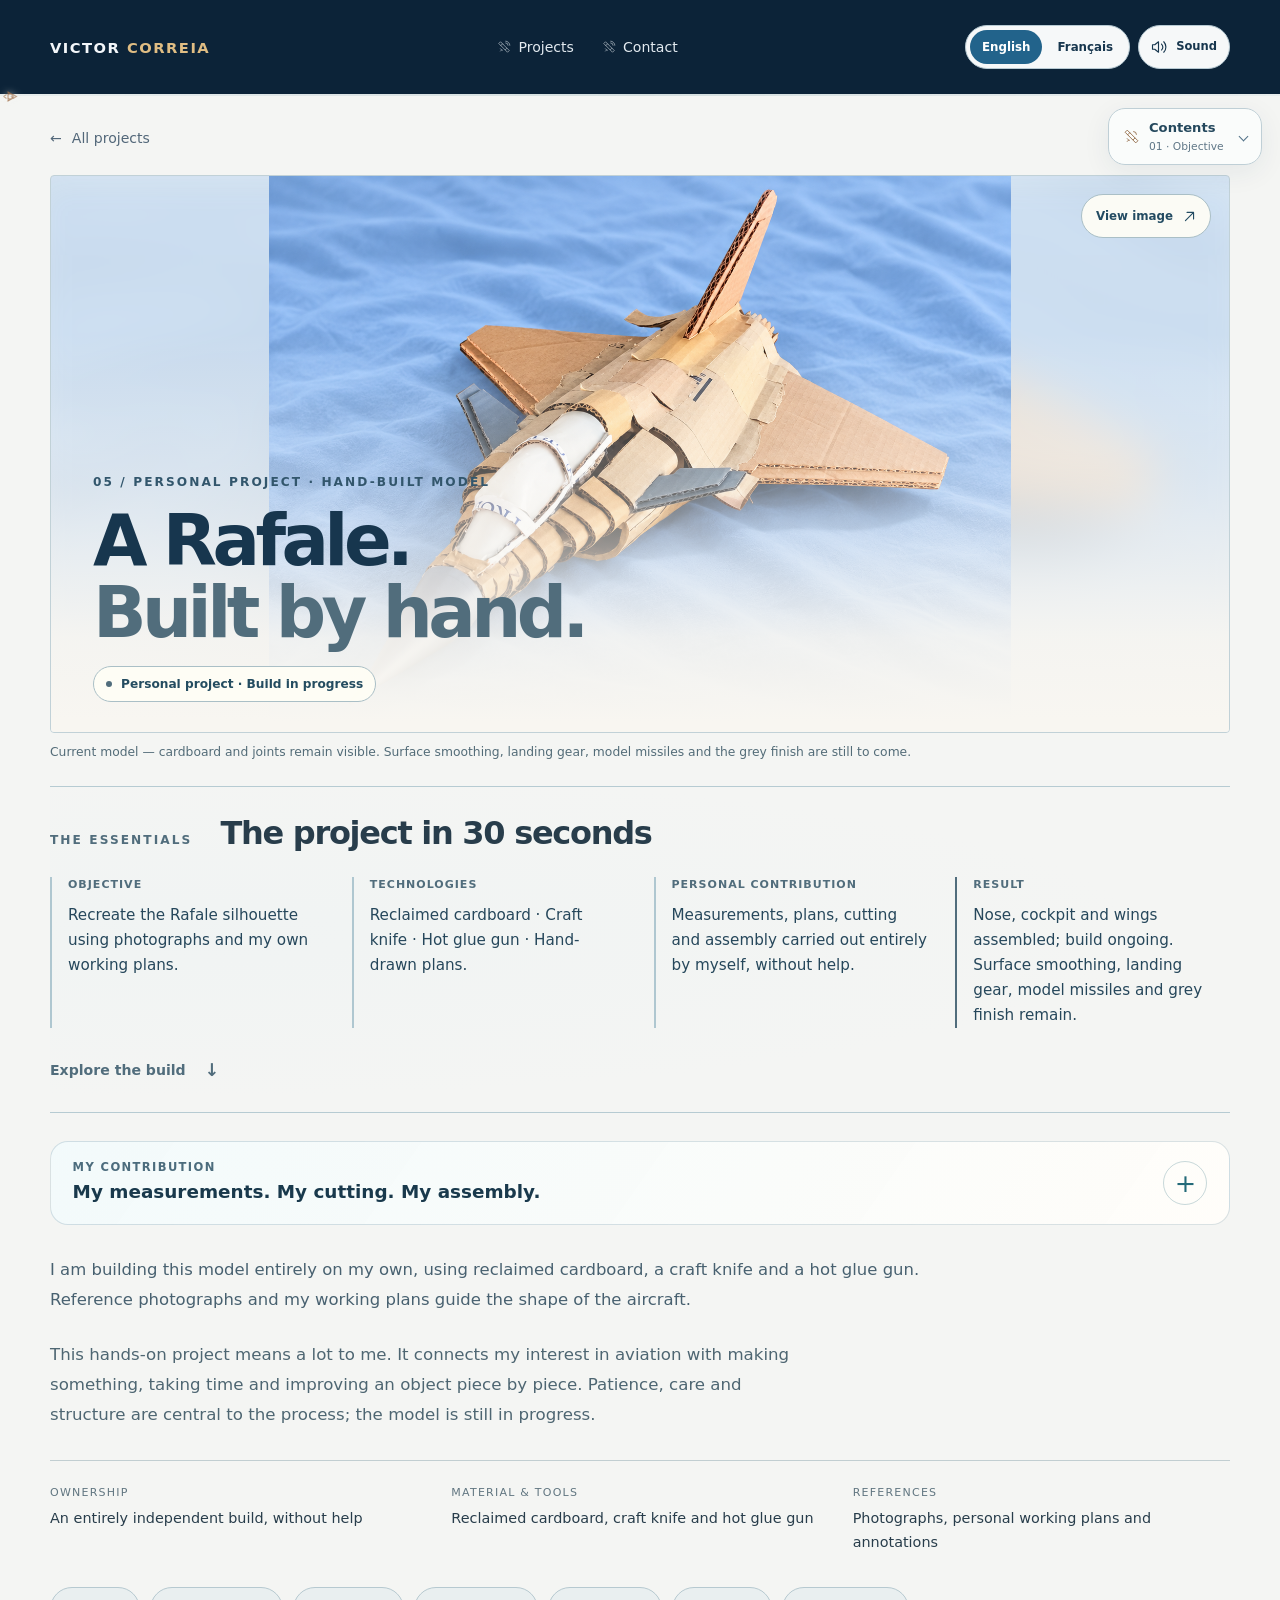
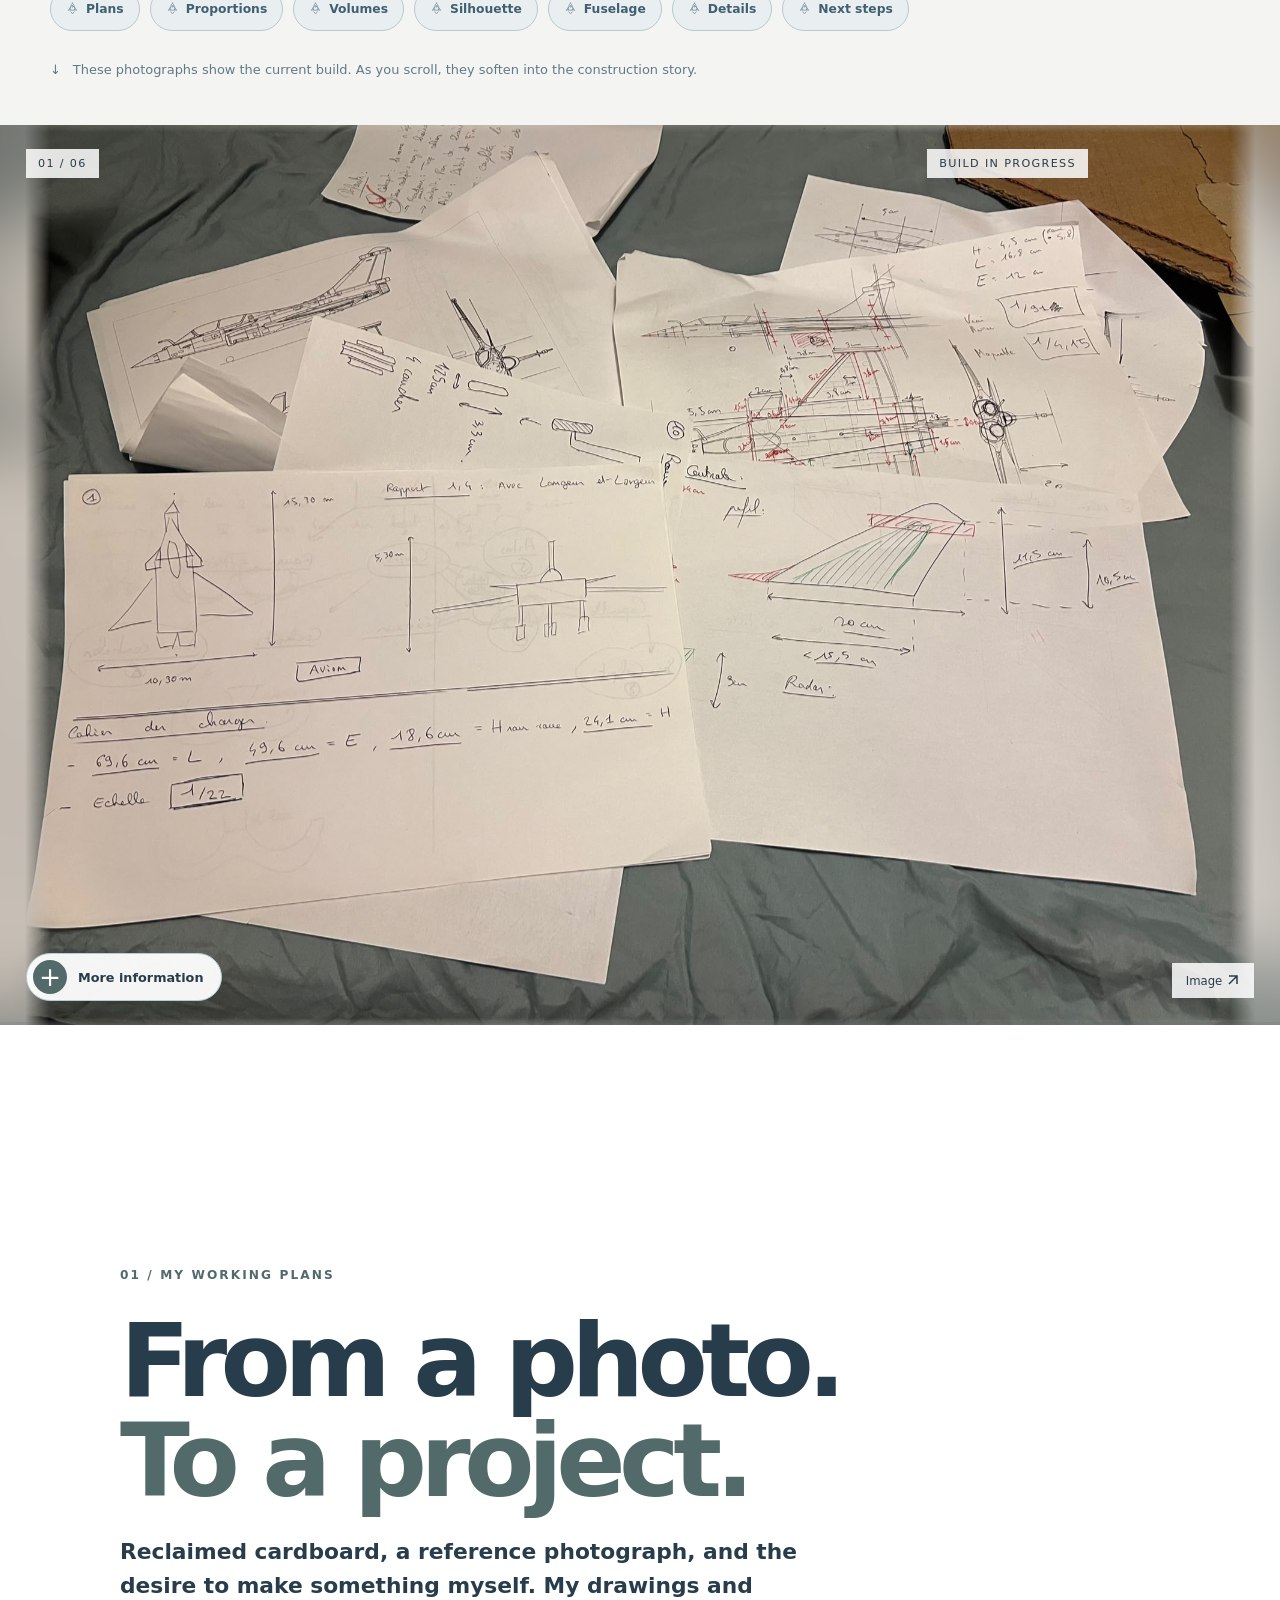
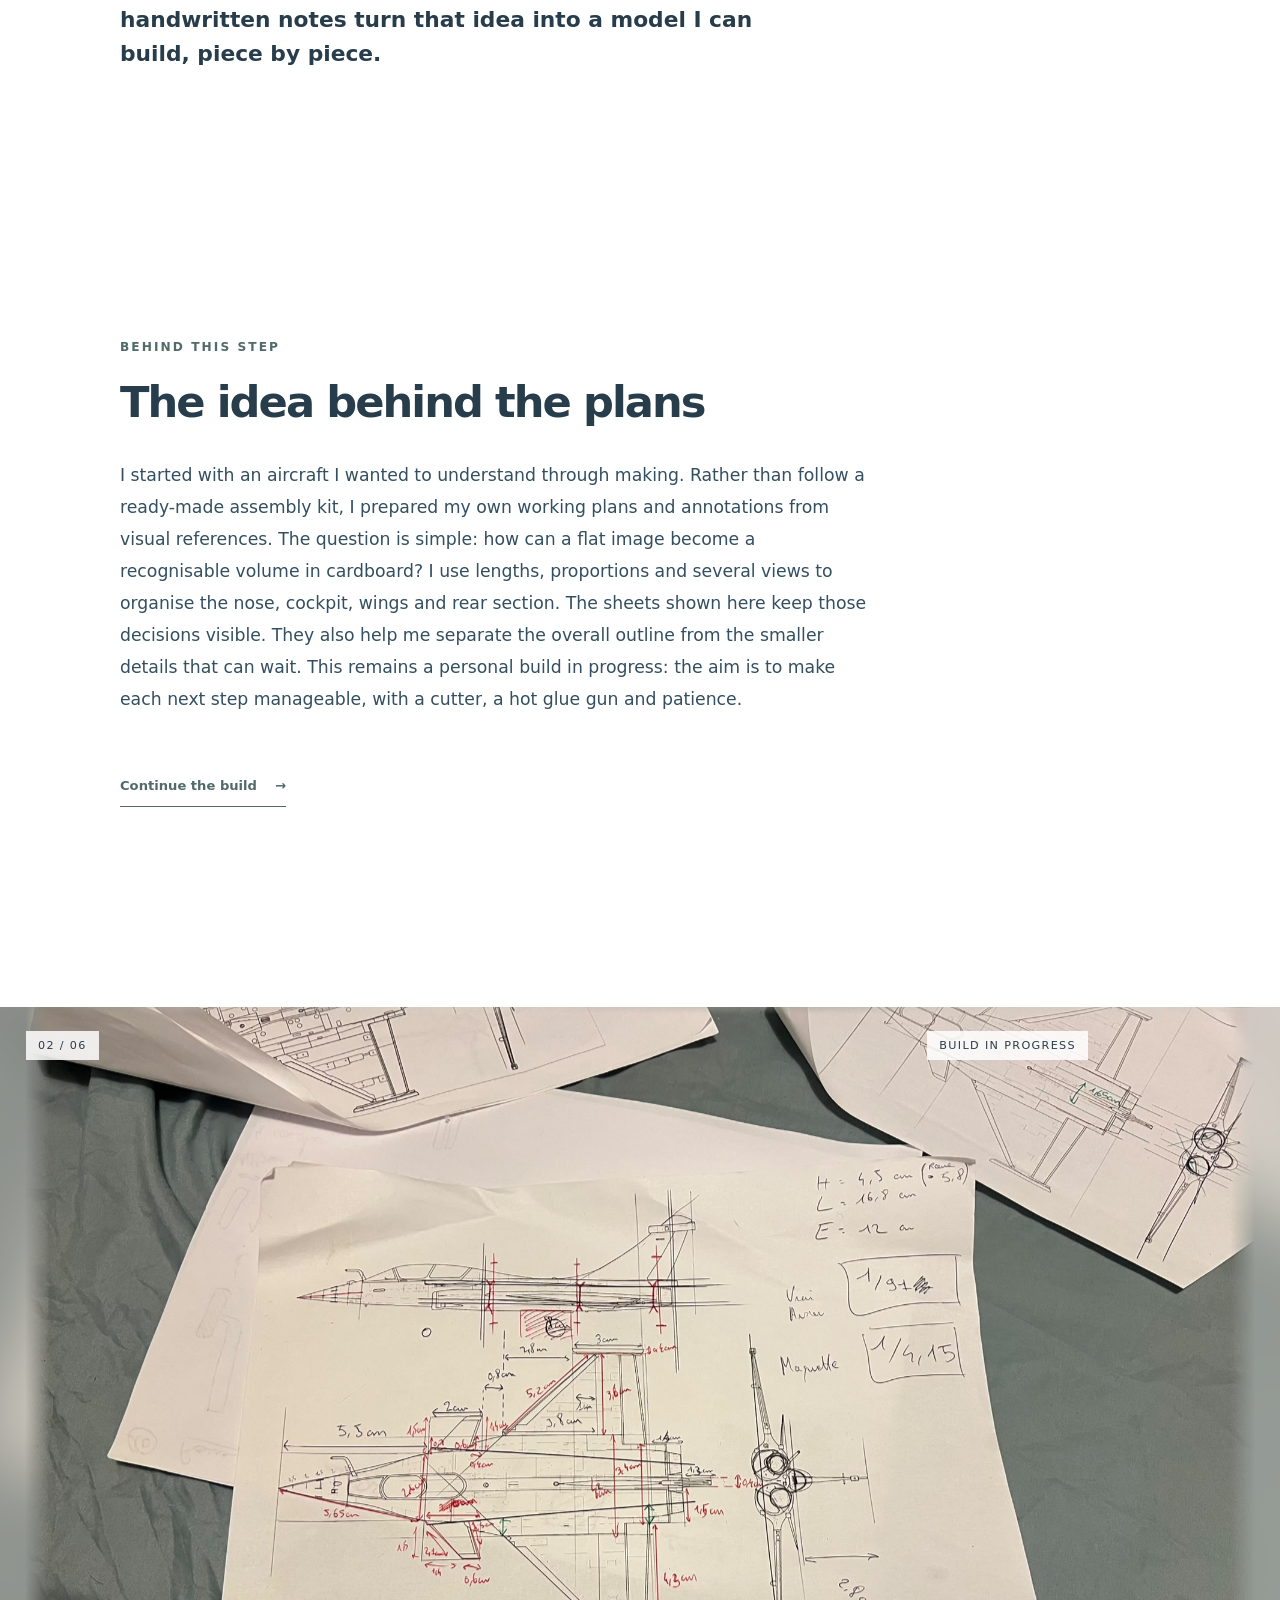
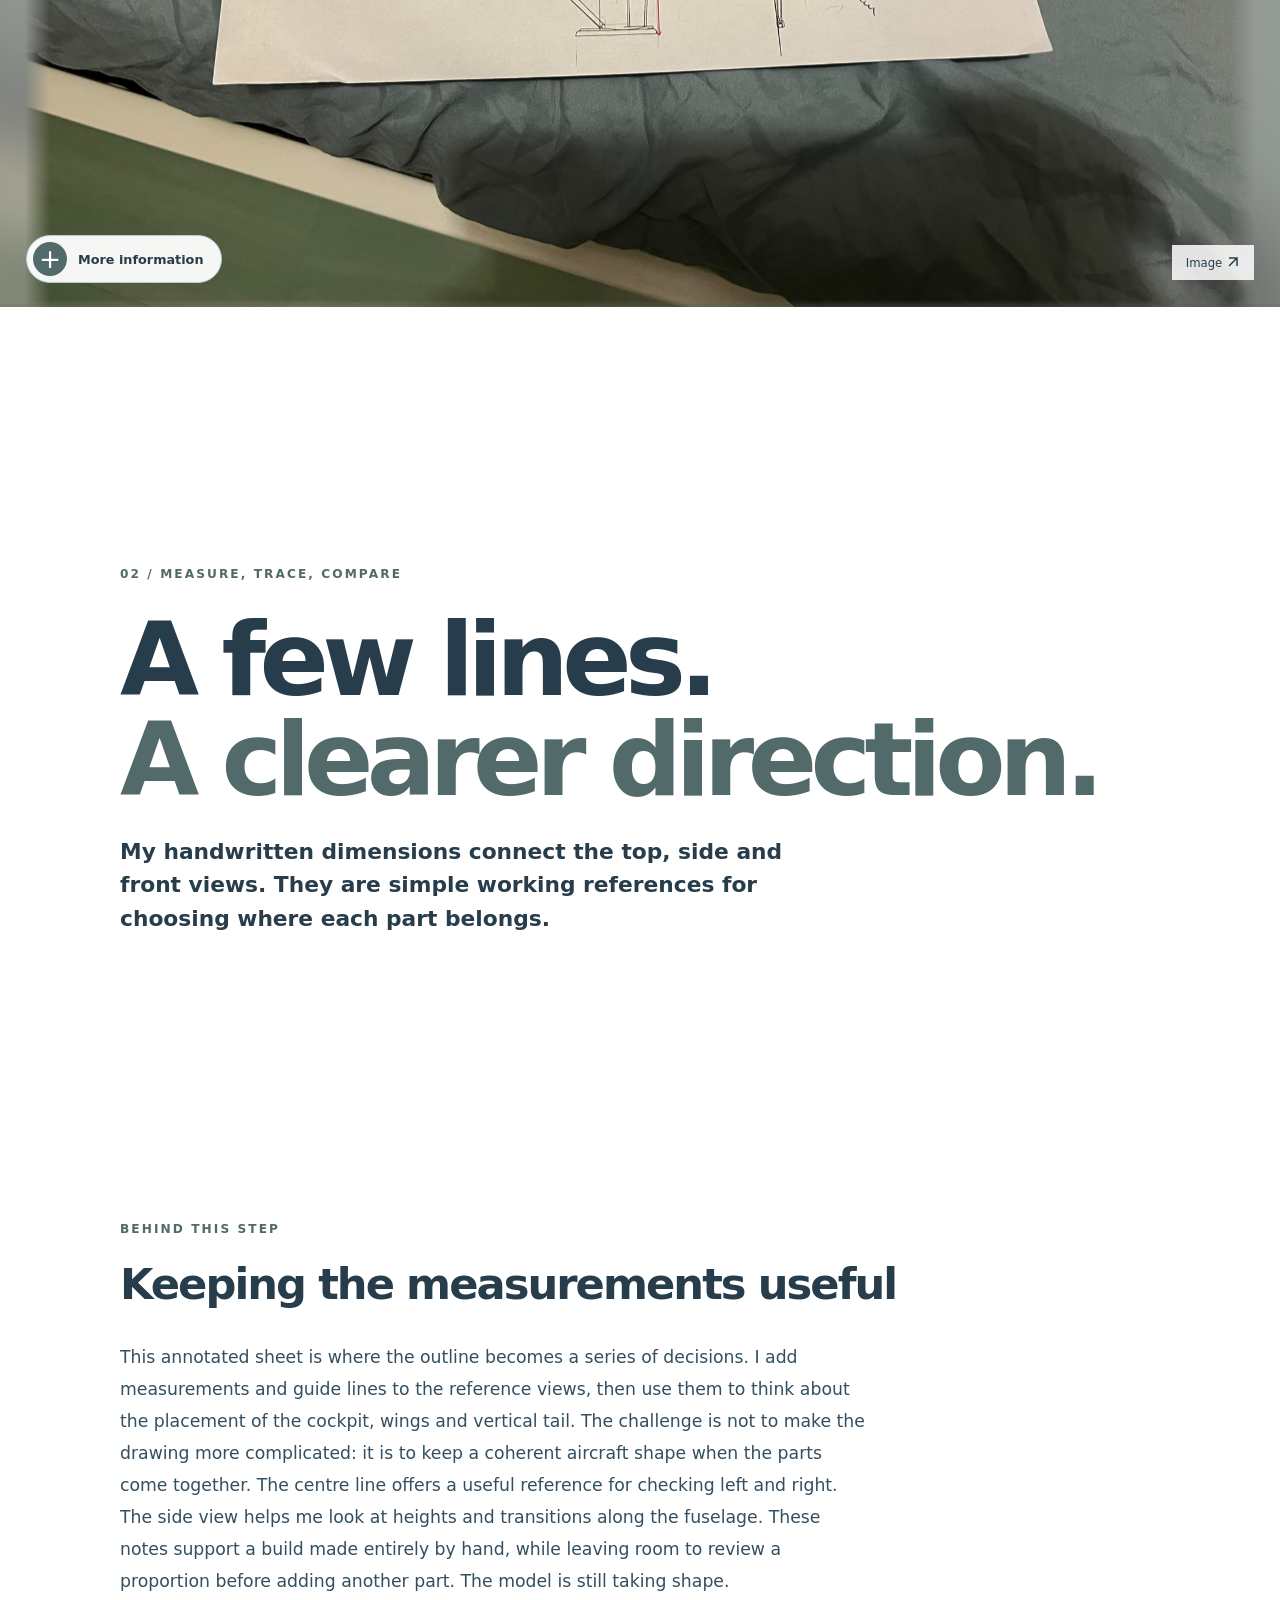
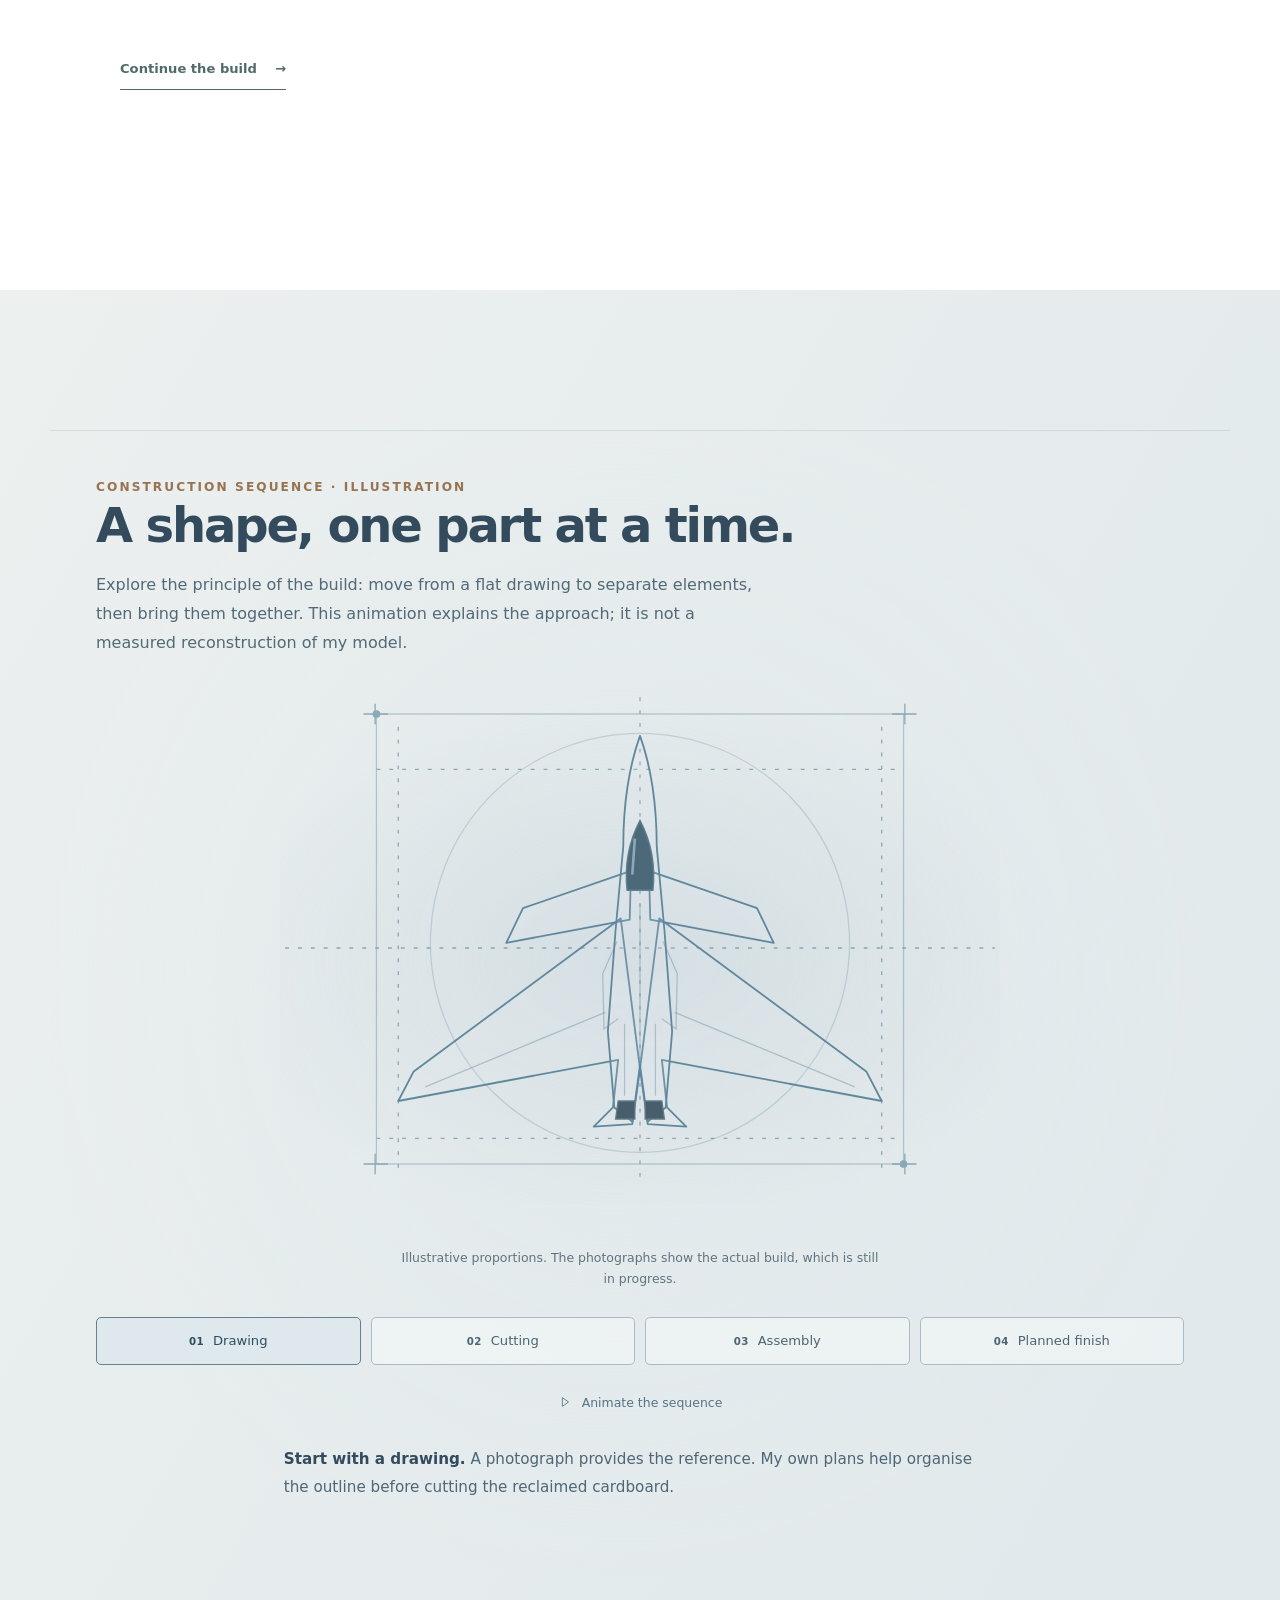
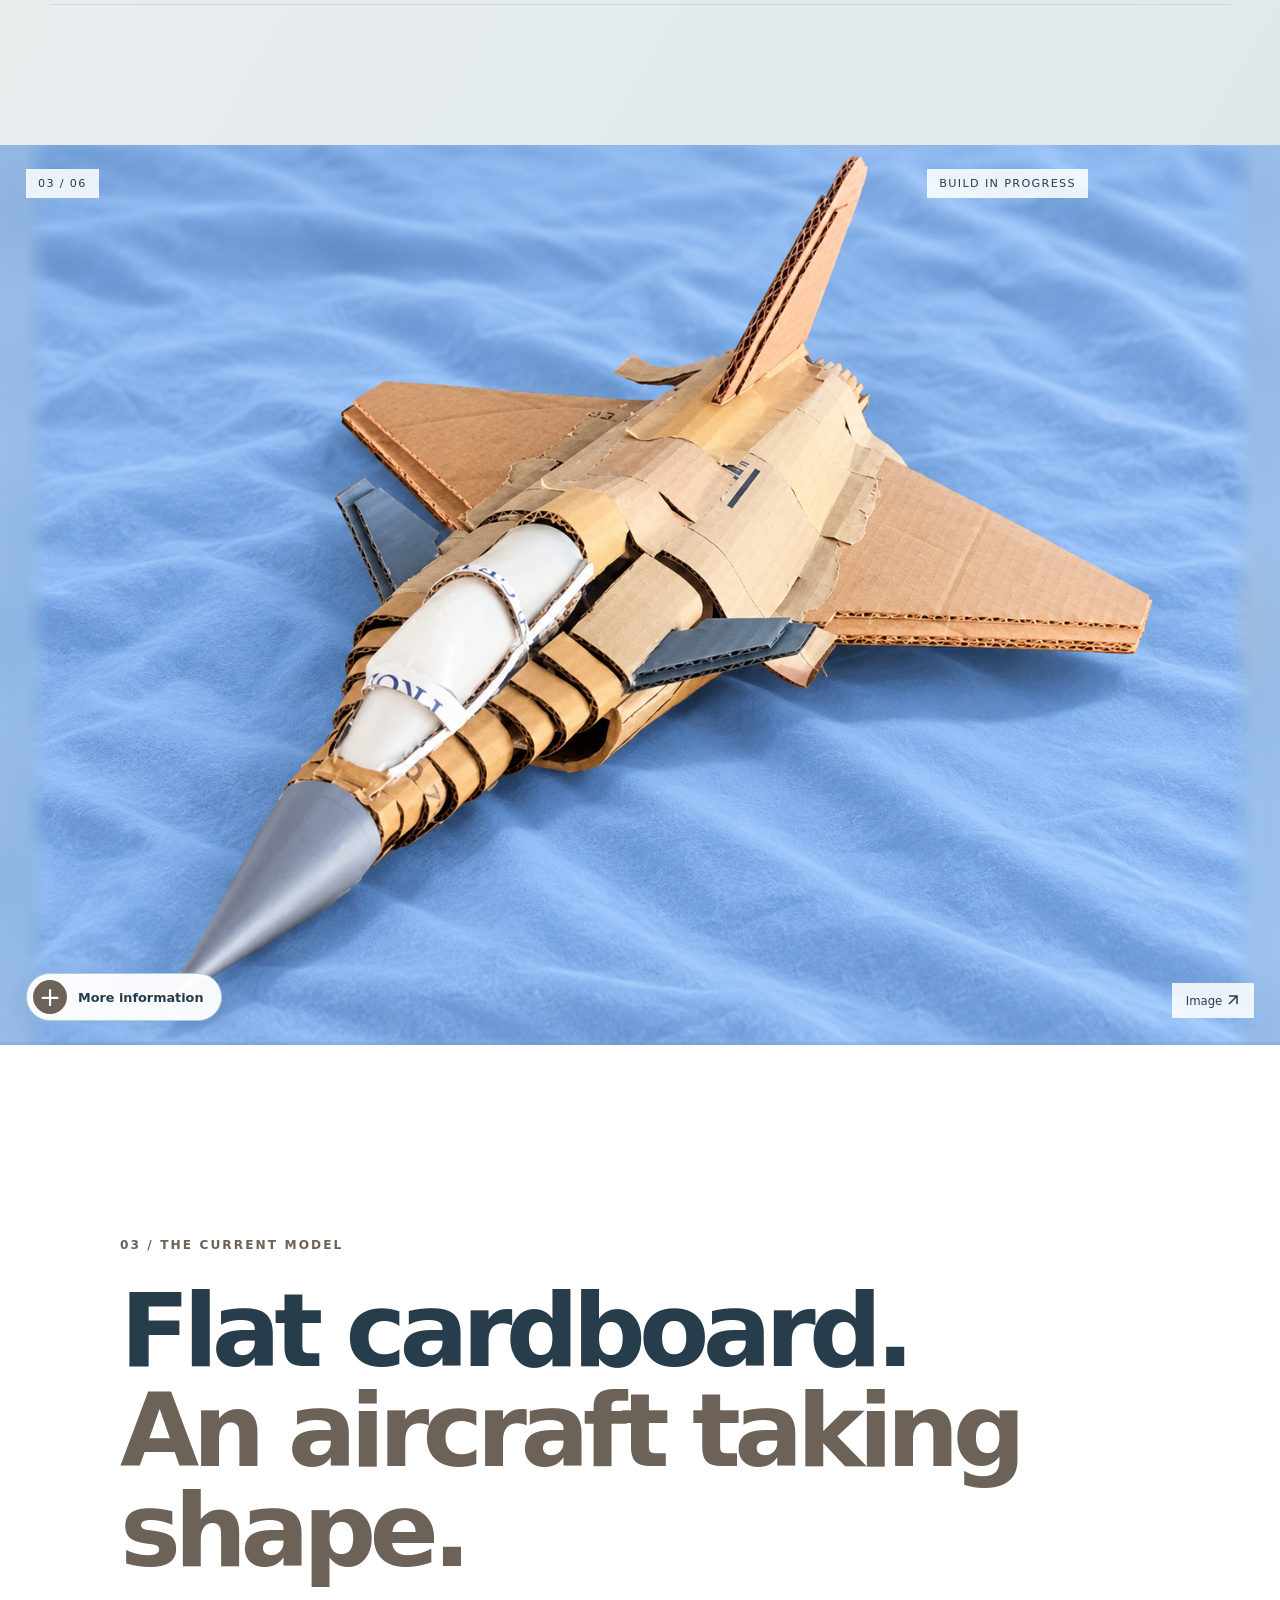
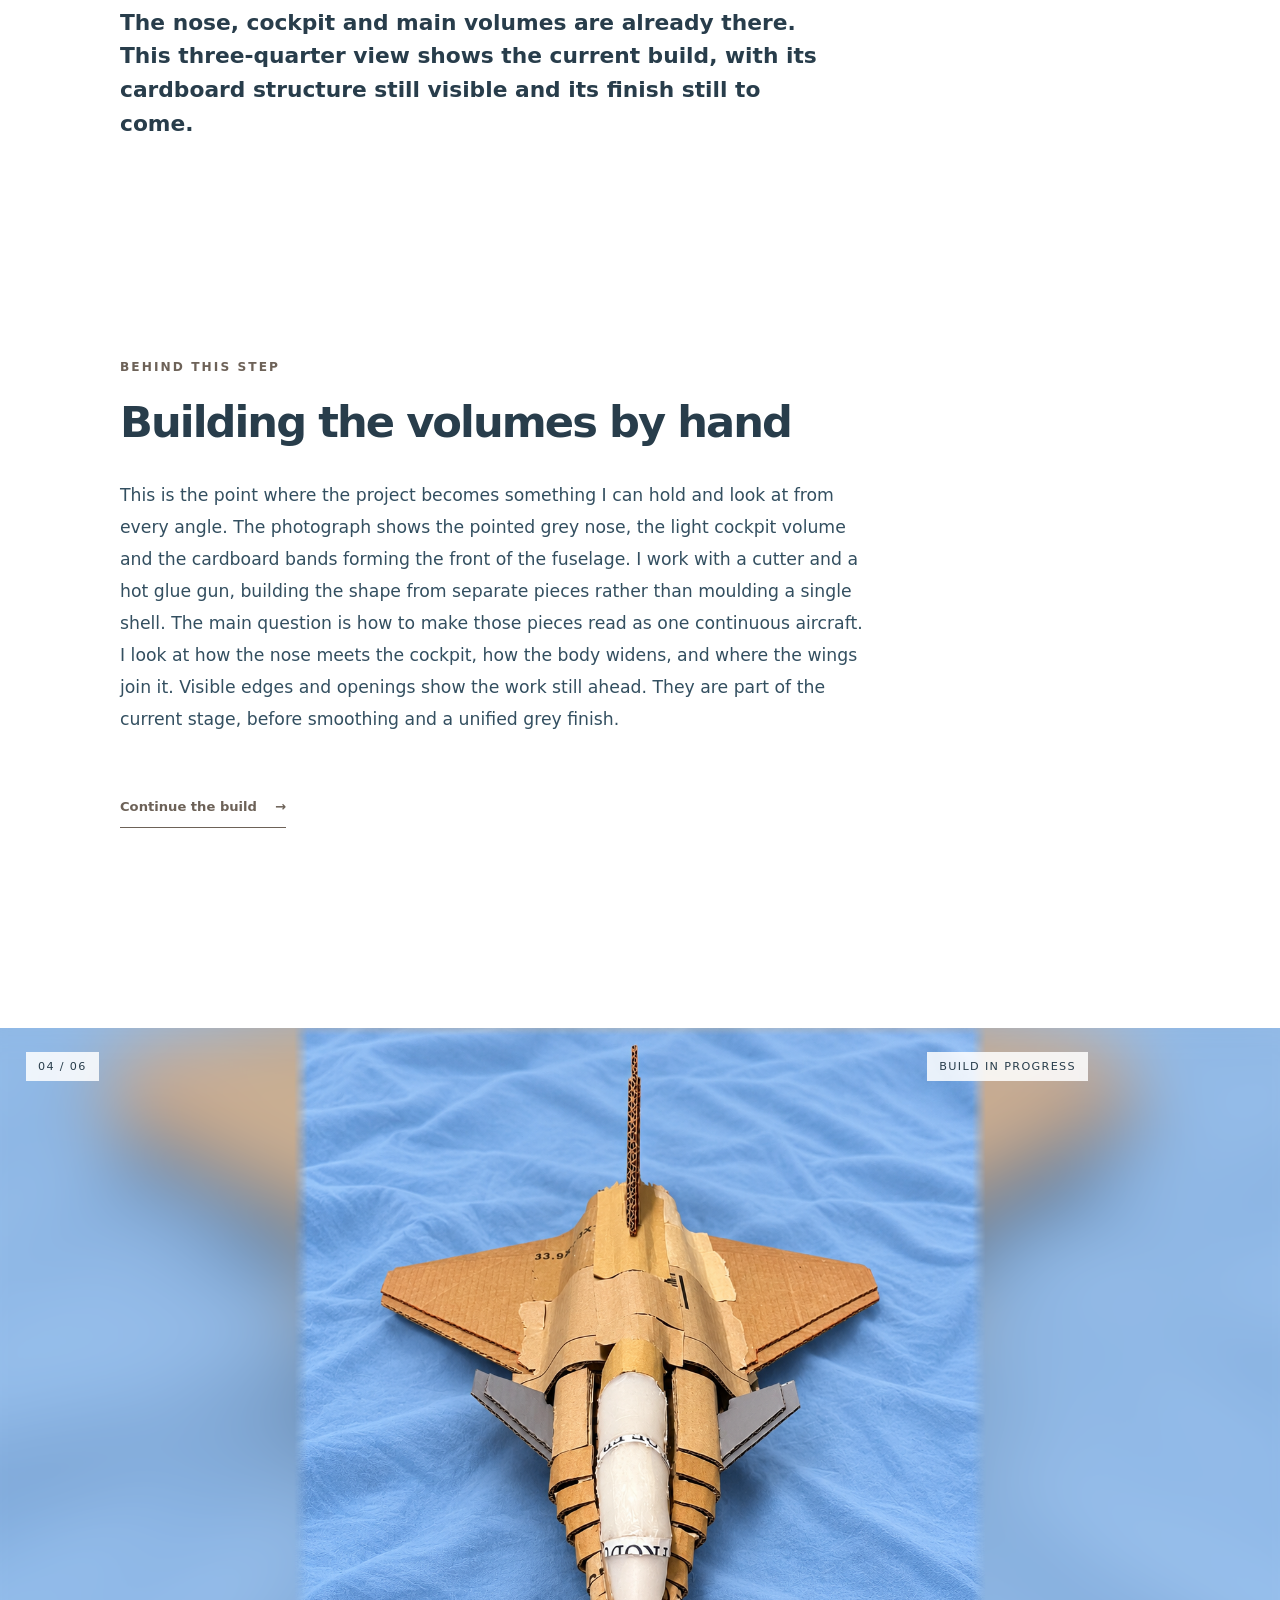
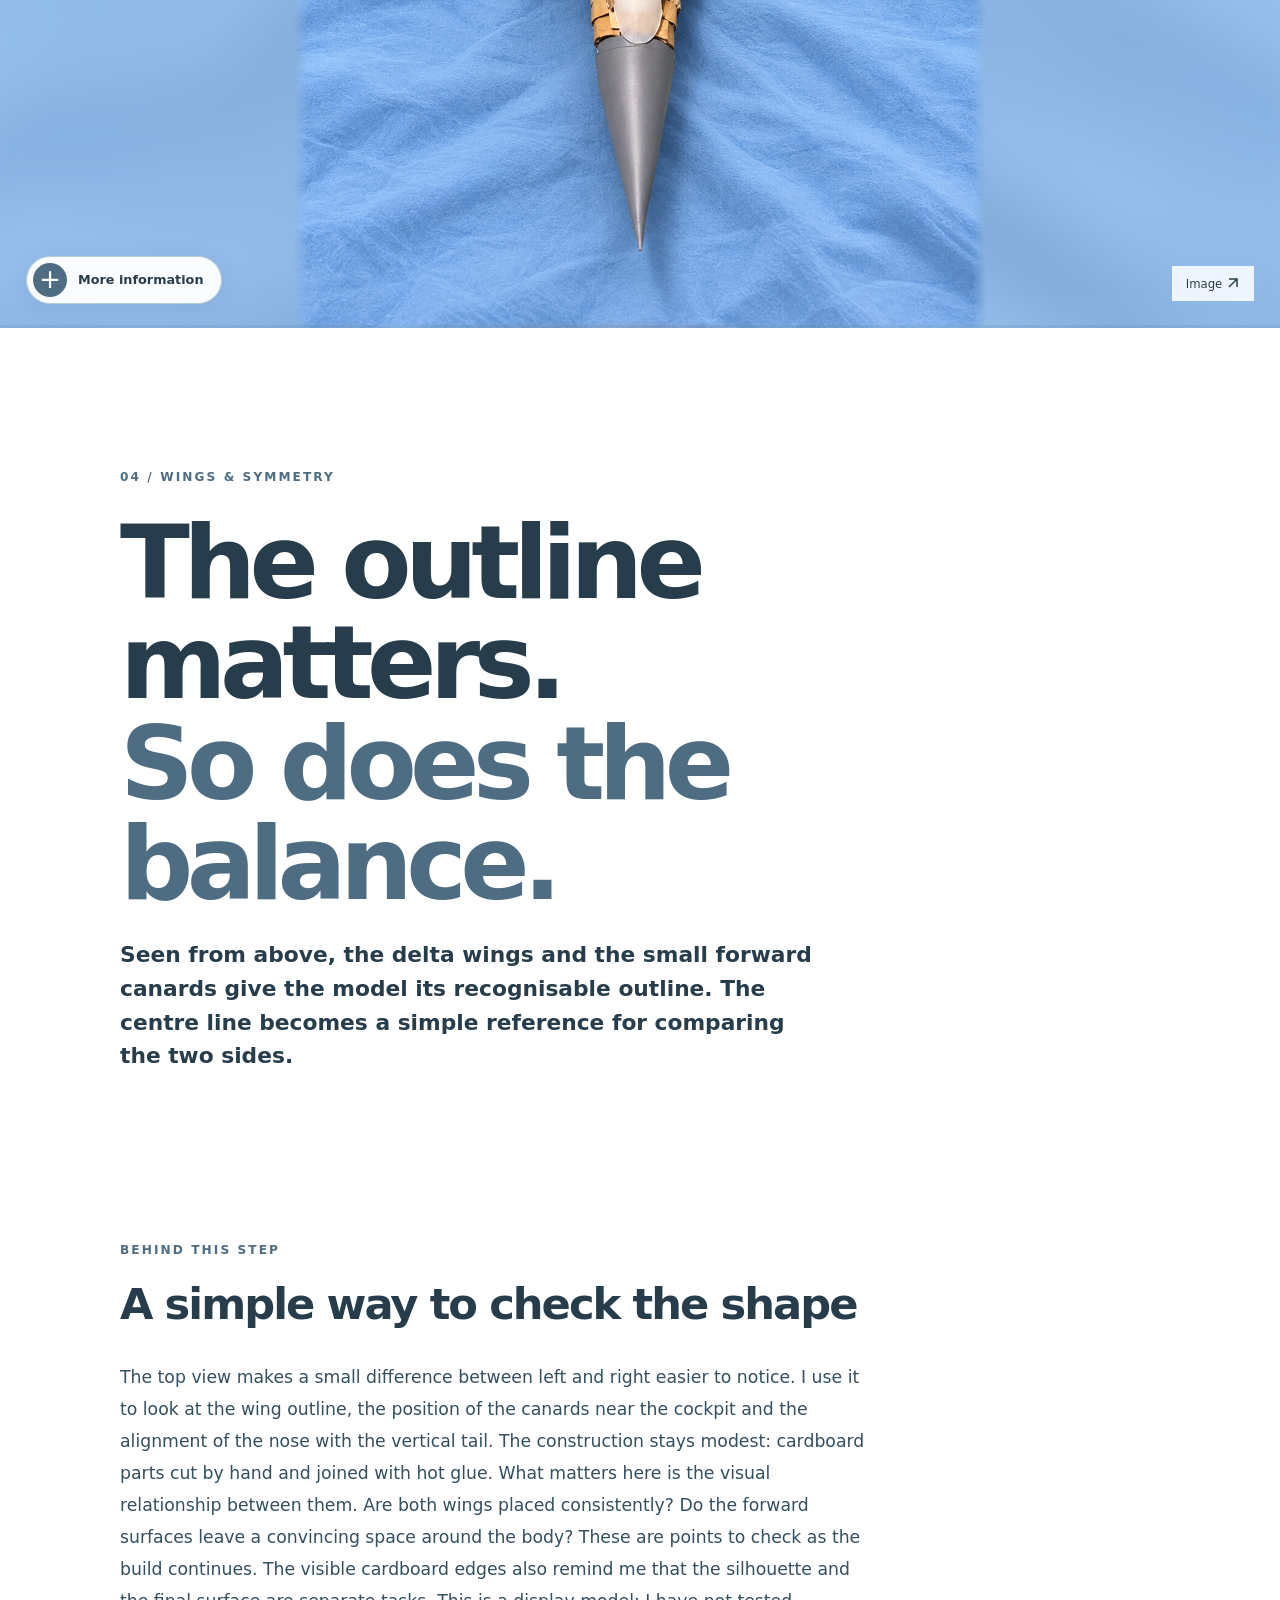
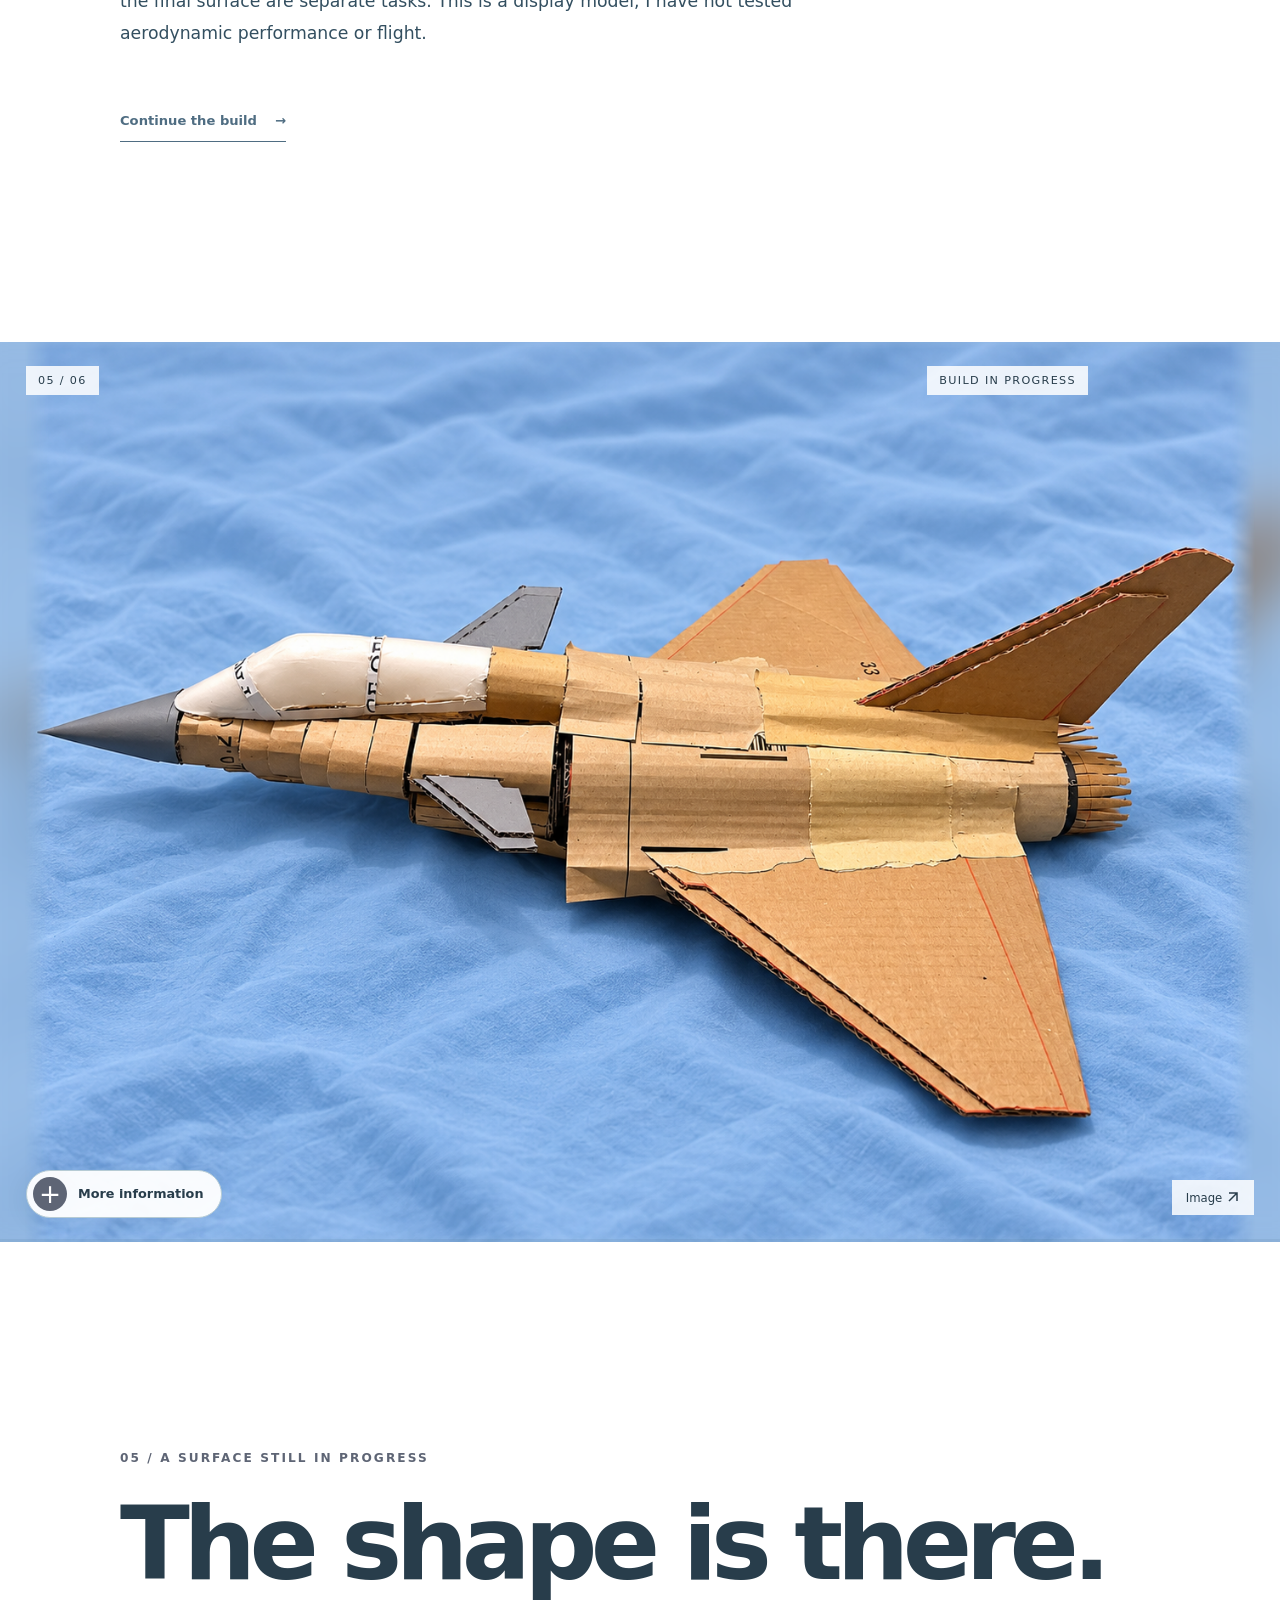
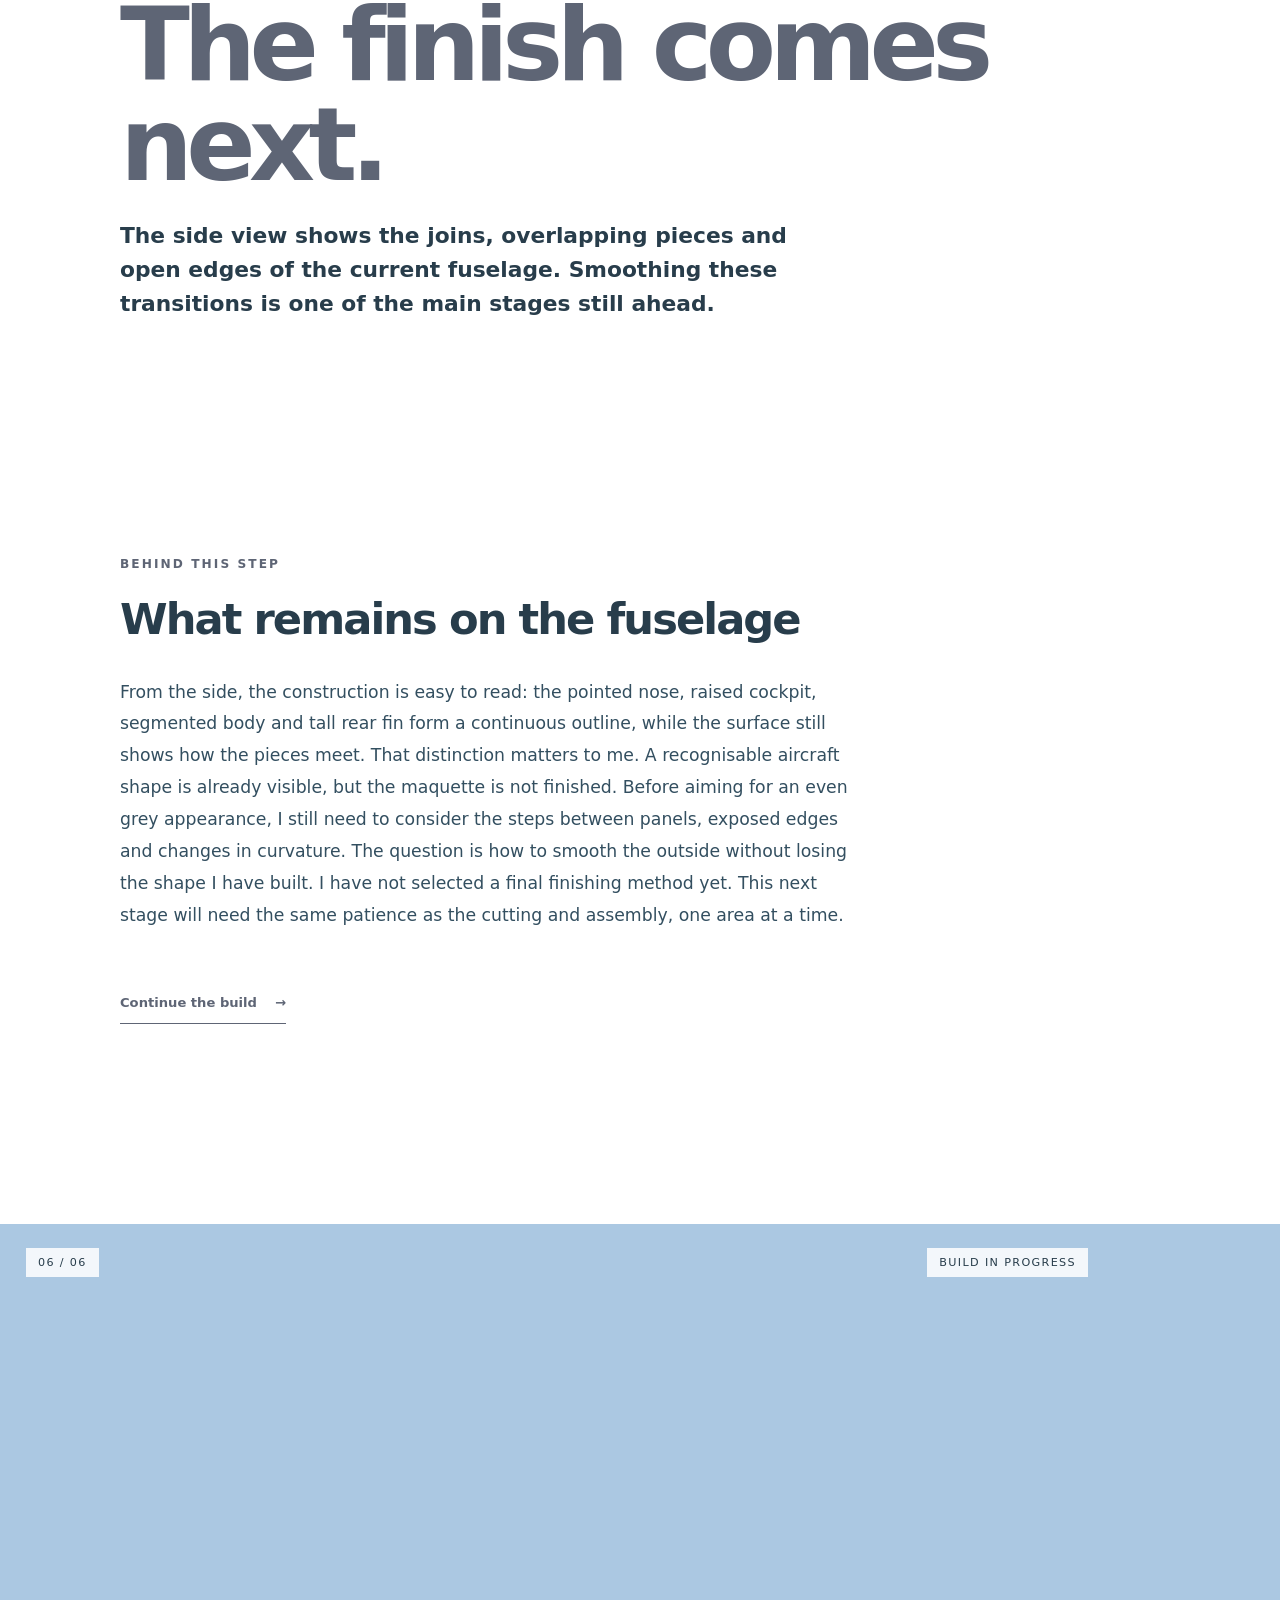
<file: projects/cardboard-rafale.html>
<!doctype html>
<html lang="en">
<head>
<script src="../assets/site-audio.js" defer></script>
  <meta charset="utf-8">
  <meta name="viewport" content="width=device-width, initial-scale=1">
  <meta name="theme-color" content="#edf3f2">
  <title>Cardboard Rafale · In progress — Victor Correia</title>
  <meta name="description" content="An independent cardboard Rafale build in progress: working plans, craft knife, hot glue, current photographs and planned finishing work.">
  <link rel="icon" type="image/svg+xml" href="../assets/favicon.svg">
  <link rel="stylesheet" href="../assets/project.css">
  <link rel="stylesheet" href="../assets/rafale-cardboard.css">
  <link rel="stylesheet" href="../assets/language.css">
  <script src="../assets/language.js" defer></script>
  <link rel="alternate" hreflang="en" href="/projects/cardboard-rafale.html">
  <link rel="alternate" hreflang="fr" href="/fr/projects/cardboard-rafale.html">
  <link rel="stylesheet" href="../assets/project-brief.css">
<link rel="stylesheet" href="../assets/space-navigation.css">
<script src="../assets/space-navigation.js" defer></script>
<link rel="stylesheet" href="../assets/photo-reading.css">
<script src="../assets/photo-reading.js" defer></script>
<link rel="stylesheet" href="../assets/rafale-build.css">
<script src="../assets/rafale-build.js" defer></script>
<link rel="stylesheet" href="../assets/site-audio.css">
<link rel="stylesheet" href="../assets/project-opening.css">
<link rel="stylesheet" href="../assets/project-reading-nav.css">
<link rel="stylesheet" href="../assets/project-photo-sources.css">
<link rel="stylesheet" href="../assets/project-evidence.css">
<script src="../assets/project-reading-nav.js" defer></script>
</head>
<body class="rafale-page">
  <a class="skip-link" href="#main">Skip to content</a>
  <header class="nav wrap">
    <a class="brand" href="../index.html">VICTOR <b>CORREIA</b></a>
    <nav class="nav-links" aria-label="Main navigation"><a href="../index.html#projects"><svg class="space-menu-icon" viewBox="0 0 24 24" fill="none" stroke="currentColor" stroke-width="1.3" stroke-linecap="round" stroke-linejoin="round" aria-hidden="true" focusable="false"><path d="m10 7 7 7-3 3-7-7zM7 10 3 6l3-3 4 4m4 10 4 4 3-3-4-4M6 15l3 3m-3 1 2-2M15 5a4 4 0 0 1 4 4m-4-7a7 7 0 0 1 7 7"/></svg>Projects</a><a href="../index.html#contact"><svg class="space-menu-icon" viewBox="0 0 24 24" fill="none" stroke="currentColor" stroke-width="1.3" stroke-linecap="round" stroke-linejoin="round" aria-hidden="true" focusable="false"><path d="m10 7 7 7-3 3-7-7zM7 10 3 6l3-3 4 4m4 10 4 4 3-3-4-4M6 15l3 3m-3 1 2-2M15 5a4 4 0 0 1 4 4m-4-7a7 7 0 0 1 7 7"/></svg>Contact</a></nav>
    <nav class="language-switch" aria-label="Choose language"><a href="/projects/cardboard-rafale.html" lang="en" hreflang="en" data-language="en" aria-label="English" aria-current="page"><span class="language-name">English</span><span class="language-short" aria-hidden="true">EN</span></a><a href="/fr/projects/cardboard-rafale.html" lang="fr" hreflang="fr" data-language="fr" aria-label="Français"><span class="language-name">Français</span><span class="language-short" aria-hidden="true">FR</span></a></nav>
  </header>
<div class="page-flight-progress" role="progressbar" aria-label="Reading progress" aria-valuemin="0" aria-valuemax="100" aria-valuenow="0" hidden><span class="flight-progress-track" aria-hidden="true"></span><span class="flight-progress-fill" aria-hidden="true"></span><span class="flight-progress-ship" aria-hidden="true"><svg viewBox="0 0 24 24" fill="none" stroke="currentColor" stroke-width="1.3" stroke-linecap="round" stroke-linejoin="round" aria-hidden="true" focusable="false"><path d="M12 2c-3.3 3.7-4.6 8.1-4.1 13h8.2C16.6 10.1 15.3 5.7 12 2Z"/><circle cx="12" cy="8" r="1.5"/><path d="m8 10-3.7 5.5L8 14m8-4 3.7 5.5L16 14M9 18l3 4 3-4"/></svg></span></div>


<main id="main">
<section class="case-intro wrap" aria-labelledby="project-title">
<a class="back-link" href="../index.html#projects"><span aria-hidden="true">←</span> All projects</a>
<div class="project-opening">
  <figure class="project-opening-figure" aria-describedby="project-opening-caption">
    <img class="project-opening-backdrop" src="../assets/rafale/current-three-quarter.png" width="1448" height="1086" alt="" aria-hidden="true" decoding="async">
    <img class="project-opening-image" src="../assets/rafale/current-three-quarter.png" width="1448" height="1086" alt="The current hand-built cardboard Rafale model, showing its nose, cockpit and wings." fetchpriority="high" decoding="async">
  </figure>
  <div class="project-opening-copy"><p class="eyebrow">05 / Personal project · Hand-built model</p><h1 id="project-title">A Rafale.<br><span>Built by hand.</span></h1><p class="project-opening-status">Personal project · Build in progress</p></div>
  <a class="project-opening-source" href="../assets/rafale/current-three-quarter.png" target="_blank" rel="noopener noreferrer" title="Supplied image" aria-label="Supplied image">View image<svg viewBox="0 0 16 16" fill="none" stroke="currentColor" stroke-width="1.4" stroke-linecap="round" stroke-linejoin="round" aria-hidden="true" focusable="false"><path d="M5 3h8v8M13 3 3 13"/></svg></a>
</div>
<p class="project-opening-caption" id="project-opening-caption">Current model — cardboard and joints remain visible. Surface smoothing, landing gear, model missiles and the grey finish are still to come.</p>
<section class="project-brief" aria-labelledby="project-brief-title"><div class="project-brief-heading"><p class="eyebrow">The essentials</p><h2 id="project-brief-title">The project in 30 seconds</h2></div><dl class="project-brief-grid">
<div><dt>Objective</dt><dd>Recreate the Rafale silhouette using photographs and my own working plans.</dd></div>
<div><dt>Technologies</dt><dd>Reclaimed cardboard · Craft knife · Hot glue gun · Hand-drawn plans.</dd></div>
<div><dt>Personal contribution</dt><dd>Measurements, plans, cutting and assembly carried out entirely by myself, without help.</dd></div>
<div><dt>Result</dt><dd>Nose, cockpit and wings assembled; build ongoing. Surface smoothing, landing gear, model missiles and grey finish remain.</dd></div>
</dl><a class="project-brief-dive" href="#working-plans">Explore the build <span aria-hidden="true">↓</span></a></section>
<details class="pe-contribution" id="project-contribution">
  <summary><span class="pe-kicker">My contribution</span><strong>My measurements. My cutting. My assembly.</strong><span class="pe-expand" aria-hidden="true">+</span></summary>
  <div class="pe-contribution-body"><p>I am building this model entirely on my own, without help, using reclaimed cardboard, a craft knife and a hot glue gun.</p><ul><li>Take measurements from a reference photograph and turn them into my working plans and handwritten annotations.</li><li>Cut the pieces and assemble the nose, cockpit, wings and main structure by hand.</li><li>Develop the build patiently, checking proportions and planning the unfinished surfaces and next additions.</li></ul><a class="pe-link" href="#working-plans-title">See my working plans and measurements <svg viewBox="0 0 14 14" fill="none" stroke="currentColor" stroke-width="1.5" aria-hidden="true" focusable="false"><path d="M3 11 11 3M3 3h8v8"/></svg></a></div>
</details>
<details class="project-reading-nav" data-project-reading-nav open>
  <summary><svg class="reading-nav-icon" viewBox="0 0 24 24" fill="none" stroke="currentColor" stroke-width="1.3" stroke-linecap="round" stroke-linejoin="round" aria-hidden="true" focusable="false"><path d="m10 7 7 7-3 3-7-7zM7 10 3 6l3-3 4 4m4 10 4 4 3-3-4-4M6 15l3 3m-3 1 2-2M15 5a4 4 0 0 1 4 4"/></svg><span class="reading-nav-summary-copy"><span>Contents</span><span class="reading-nav-position" id="project-reading-position" data-reading-nav-position>01 · Objective</span></span></summary>
  <nav aria-label="Project reading path"><ol class="reading-nav-links">
<li><a href="#project-brief-title"><span class="reading-nav-number" aria-hidden="true">01</span><span data-reading-nav-label>Objective</span></a></li>
<li><a href="#working-plans-title"><span class="reading-nav-number" aria-hidden="true">02</span><span data-reading-nav-label>Setup</span></a></li>
<li><a href="#wings-and-symmetry-title"><span class="reading-nav-number" aria-hidden="true">03</span><span data-reading-nav-label>Checks</span></a></li>
<li><a href="#project-evidence"><span class="reading-nav-number" aria-hidden="true">04</span><span data-reading-nav-label>Results</span></a></li>
<li><a href="#project-next"><span class="reading-nav-number" aria-hidden="true">05</span><span data-reading-nav-label>Next</span></a></li>
  </ol></nav>
</details>


<p class="opening-context-note">I am building this model entirely on my own, using reclaimed cardboard, a craft knife and a hot glue gun. Reference photographs and my working plans guide the shape of the aircraft.</p>

<p class="intro-note">This hands-on project means a lot to me. It connects my interest in aviation with making something, taking time and improving an object piece by piece. Patience, care and structure are central to the process; the model is still in progress.</p><dl class="intro-facts">
<div><dt>Ownership</dt><dd>An entirely independent build, without help</dd></div>
<div><dt>Material & tools</dt><dd>Reclaimed cardboard, craft knife and hot glue gun</dd></div>
<div><dt>References</dt><dd>Photographs, personal working plans and annotations</dd></div>
</dl><nav class="case-jump-links" aria-label="Build chapters">
<a href="#working-plans"><svg class="space-menu-icon" viewBox="0 0 24 24" fill="none" stroke="currentColor" stroke-width="1.3" stroke-linecap="round" stroke-linejoin="round" aria-hidden="true" focusable="false"><path d="M12 2c-3.3 3.7-4.6 8.1-4.1 13h8.2C16.6 10.1 15.3 5.7 12 2Z"/><circle cx="12" cy="8" r="1.5"/><path d="m8 10-3.7 5.5L8 14m8-4 3.7 5.5L16 14M9 18l3 4 3-4"/></svg>Plans</a>
<a href="#measurements"><svg class="space-menu-icon" viewBox="0 0 24 24" fill="none" stroke="currentColor" stroke-width="1.3" stroke-linecap="round" stroke-linejoin="round" aria-hidden="true" focusable="false"><path d="M12 2c-3.3 3.7-4.6 8.1-4.1 13h8.2C16.6 10.1 15.3 5.7 12 2Z"/><circle cx="12" cy="8" r="1.5"/><path d="m8 10-3.7 5.5L8 14m8-4 3.7 5.5L16 14M9 18l3 4 3-4"/></svg>Proportions</a>
<a href="#first-volumes"><svg class="space-menu-icon" viewBox="0 0 24 24" fill="none" stroke="currentColor" stroke-width="1.3" stroke-linecap="round" stroke-linejoin="round" aria-hidden="true" focusable="false"><path d="M12 2c-3.3 3.7-4.6 8.1-4.1 13h8.2C16.6 10.1 15.3 5.7 12 2Z"/><circle cx="12" cy="8" r="1.5"/><path d="m8 10-3.7 5.5L8 14m8-4 3.7 5.5L16 14M9 18l3 4 3-4"/></svg>Volumes</a>
<a href="#wings-and-symmetry"><svg class="space-menu-icon" viewBox="0 0 24 24" fill="none" stroke="currentColor" stroke-width="1.3" stroke-linecap="round" stroke-linejoin="round" aria-hidden="true" focusable="false"><path d="M12 2c-3.3 3.7-4.6 8.1-4.1 13h8.2C16.6 10.1 15.3 5.7 12 2Z"/><circle cx="12" cy="8" r="1.5"/><path d="m8 10-3.7 5.5L8 14m8-4 3.7 5.5L16 14M9 18l3 4 3-4"/></svg>Silhouette</a>
<a href="#fuselage-finishing"><svg class="space-menu-icon" viewBox="0 0 24 24" fill="none" stroke="currentColor" stroke-width="1.3" stroke-linecap="round" stroke-linejoin="round" aria-hidden="true" focusable="false"><path d="M12 2c-3.3 3.7-4.6 8.1-4.1 13h8.2C16.6 10.1 15.3 5.7 12 2Z"/><circle cx="12" cy="8" r="1.5"/><path d="m8 10-3.7 5.5L8 14m8-4 3.7 5.5L16 14M9 18l3 4 3-4"/></svg>Fuselage</a>
<a href="#tail-and-next-steps"><svg class="space-menu-icon" viewBox="0 0 24 24" fill="none" stroke="currentColor" stroke-width="1.3" stroke-linecap="round" stroke-linejoin="round" aria-hidden="true" focusable="false"><path d="M12 2c-3.3 3.7-4.6 8.1-4.1 13h8.2C16.6 10.1 15.3 5.7 12 2Z"/><circle cx="12" cy="8" r="1.5"/><path d="m8 10-3.7 5.5L8 14m8-4 3.7 5.5L16 14M9 18l3 4 3-4"/></svg>Details</a>
<a href="#next-steps"><svg class="space-menu-icon" viewBox="0 0 24 24" fill="none" stroke="currentColor" stroke-width="1.3" stroke-linecap="round" stroke-linejoin="round" aria-hidden="true" focusable="false"><path d="M12 2c-3.3 3.7-4.6 8.1-4.1 13h8.2C16.6 10.1 15.3 5.7 12 2Z"/><circle cx="12" cy="8" r="1.5"/><path d="m8 10-3.7 5.5L8 14m8-4 3.7 5.5L16 14M9 18l3 4 3-4"/></svg>Next steps</a></nav><p class="scroll-hint"><span aria-hidden="true">↓</span>These photographs show the current build. As you scroll, they soften into the construction story.</p></section>
<section class="photo-story scene-plans" id="working-plans" aria-labelledby="working-plans-title">
<div class="story-stage"><div class="scene-wash" aria-hidden="true"></div><figure class="story-figure"><img class="story-photo-backdrop" src="../assets/rafale/working-plans.jpeg" width="1536" height="2048" alt="" aria-hidden="true" loading="lazy" decoding="async"><img class="story-photo" style="--image-ratio:0.750000" src="../assets/rafale/working-plans.jpeg" width="1536" height="2048" alt="Reclaimed cardboard, a reference photograph, and the desire to make something myself. My drawings and handwritten notes turn that idea into a model I can build, piece by piece." loading="lazy" decoding="async"><figcaption class="photo-label">01 / MY WORKING PLANS</figcaption></figure></div>
<div class="story-frame"><div class="chapter-meta" aria-hidden="true"><span>01 / 06</span><span>Build in progress</span></div><a class="photo-full" href="../assets/rafale/working-plans.jpeg" target="_blank" rel="noopener noreferrer" title="Supplied photo" aria-label="Supplied photo">Image <svg viewBox="0 0 14 14" fill="none" stroke="currentColor" stroke-width="1.5" aria-hidden="true" focusable="false"><path d="M3 11 11 3M3 3h8v8"/></svg></a><details class="chapter-more" name="chapter-information"><summary><span class="more-icon" aria-hidden="true">+</span><span>More information</span></summary><div class="more-panel" role="region" aria-labelledby="working-plans-more-title"><button class="more-close" type="button" aria-label="Close information" hidden>×</button><p class="eyebrow">01 / MY WORKING PLANS</p><h3 id="working-plans-more-title">The idea behind the plans</h3><dl class="more-facts">
<div><dt>My contribution</dt><dd>Working plans, handwritten measurements and the entire manual build, carried out independently so far.</dd></div>
<div><dt>Starting point</dt><dd>A reference photograph and aircraft views used to compare proportions.</dd></div>
<div><dt>Material</dt><dd>Reclaimed cardboard; no ready-made assembly kit.</dd></div>
</dl>
<p>The documents combine reference views with my own measurements, sketches and annotations. Their purpose is practical: give me something to refer to while tracing and cutting, and keep track of the relationships between parts.</p>
<p>A useful point to check is whether a dimension makes sense across more than one view. A length that looks convincing from the side may need another look from above. Keeping that question on paper makes the project easier to organise before a piece of cardboard is cut.</p>
<div class="project-photo-source"><h4>Image and source</h4><p>Supplied file preserved unchanged; page rotation and fading are applied only by CSS.</p><ul><li><a href="../assets/rafale/working-plans.jpeg" target="_blank" rel="noopener noreferrer">Supplied photo <svg viewBox="0 0 14 14" fill="none" stroke="currentColor" stroke-width="1.5" aria-hidden="true" focusable="false"><path d="M3 11 11 3M3 3h8v8"/></svg></a></li></ul></div></div></details><div class="chapter-progress" aria-hidden="true"><span></span></div></div><div class="chapter-content"><div class="chapter-copy"><p class="eyebrow">01 / MY WORKING PLANS</p><h2 id="working-plans-title"><span class="title-line">From a photo.</span><span class="title-line title-accent">To a project.</span></h2><p class="chapter-lead">Reclaimed cardboard, a reference photograph, and the desire to make something myself. My drawings and handwritten notes turn that idea into a model I can build, piece by piece.</p></div><article class="chapter-narrative" aria-labelledby="working-plans-narrative-title"><p class="eyebrow">Behind this step</p><h3 id="working-plans-narrative-title">The idea behind the plans</h3><p>I started with an aircraft I wanted to understand through making. Rather than follow a ready-made assembly kit, I prepared my own working plans and annotations from visual references. The question is simple: how can a flat image become a recognisable volume in cardboard? I use lengths, proportions and several views to organise the nose, cockpit, wings and rear section. The sheets shown here keep those decisions visible. They also help me separate the overall outline from the smaller details that can wait. This remains a personal build in progress: the aim is to make each next step manageable, with a cutter, a hot glue gun and patience.</p><a class="chapter-next" href="#measurements">Continue the build <span aria-hidden="true">→</span></a></article></div></section>
<section class="photo-story scene-views" id="measurements" aria-labelledby="measurements-title">
<div class="story-stage"><div class="scene-wash" aria-hidden="true"></div><figure class="story-figure"><img class="story-photo-backdrop" src="../assets/rafale/annotated-views.jpeg" width="1536" height="2048" alt="" aria-hidden="true" loading="lazy" decoding="async"><img class="story-photo" style="--image-ratio:0.750000" src="../assets/rafale/annotated-views.jpeg" width="1536" height="2048" alt="My handwritten dimensions connect the top, side and front views. They are simple working references for choosing where each part belongs." loading="lazy" decoding="async"><figcaption class="photo-label">02 / MEASURE, TRACE, COMPARE</figcaption></figure></div>
<div class="story-frame"><div class="chapter-meta" aria-hidden="true"><span>02 / 06</span><span>Build in progress</span></div><a class="photo-full" href="../assets/rafale/annotated-views.jpeg" target="_blank" rel="noopener noreferrer" title="Supplied photo" aria-label="Supplied photo">Image <svg viewBox="0 0 14 14" fill="none" stroke="currentColor" stroke-width="1.5" aria-hidden="true" focusable="false"><path d="M3 11 11 3M3 3h8v8"/></svg></a><details class="chapter-more" name="chapter-information"><summary><span class="more-icon" aria-hidden="true">+</span><span>More information</span></summary><div class="more-panel" role="region" aria-labelledby="measurements-more-title"><button class="more-close" type="button" aria-label="Close information" hidden>×</button><p class="eyebrow">02 / MEASURE, TRACE, COMPARE</p><h3 id="measurements-more-title">Keeping the measurements useful</h3><dl class="more-facts">
<div><dt>Visible on the sheet</dt><dd>Top, side and front views with handwritten dimensions and guide lines.</dd></div>
<div><dt>What I check</dt><dd>Relative lengths, left/right placement and the relationship between the different views.</dd></div>
<div><dt>Purpose</dt><dd>Practical references for a handmade model, rather than a validated manufacturing drawing.</dd></div>
</dl>
<p>The coloured annotations help separate individual measurements from the printed reference outline. I can return to the same drawing when considering a wing position or the width of a section. The notes are part of my own preparation; they are not a claim that the model reproduces every aircraft detail exactly.</p>
<p>The point to watch is consistency: comparing two parts only makes sense when they refer to the same view and the same proportion system. For this project, a clear centre line and a few readable dimensions are more useful than adding detail that I cannot transfer reliably to the cardboard.</p>
<div class="project-photo-source"><h4>Image and source</h4><p>Supplied file preserved unchanged; page rotation and fading are applied only by CSS.</p><ul><li><a href="../assets/rafale/annotated-views.jpeg" target="_blank" rel="noopener noreferrer">Supplied photo <svg viewBox="0 0 14 14" fill="none" stroke="currentColor" stroke-width="1.5" aria-hidden="true" focusable="false"><path d="M3 11 11 3M3 3h8v8"/></svg></a></li></ul></div></div></details><div class="chapter-progress" aria-hidden="true"><span></span></div></div><div class="chapter-content"><div class="chapter-copy"><p class="eyebrow">02 / MEASURE, TRACE, COMPARE</p><h2 id="measurements-title"><span class="title-line">A few lines.</span><span class="title-line title-accent">A clearer direction.</span></h2><p class="chapter-lead">My handwritten dimensions connect the top, side and front views. They are simple working references for choosing where each part belongs.</p></div><article class="chapter-narrative" aria-labelledby="measurements-narrative-title"><p class="eyebrow">Behind this step</p><h3 id="measurements-narrative-title">Keeping the measurements useful</h3><p>This annotated sheet is where the outline becomes a series of decisions. I add measurements and guide lines to the reference views, then use them to think about the placement of the cockpit, wings and vertical tail. The challenge is not to make the drawing more complicated: it is to keep a coherent aircraft shape when the parts come together. The centre line offers a useful reference for checking left and right. The side view helps me look at heights and transitions along the fuselage. These notes support a build made entirely by hand, while leaving room to review a proportion before adding another part. The model is still taking shape.</p><a class="chapter-next" href="#first-volumes">Continue the build <span aria-hidden="true">→</span></a></article></div></section>
<div class="rafale-animation-section"><div class="wrap">
<section class="rafale-build" data-rafale-build data-stage="0" aria-labelledby="rafale-build-title">
  <header class="rafale-build-header"><p class="eyebrow">Construction sequence · Illustration</p><h3 id="rafale-build-title">A shape, one part at a time.</h3><p>Explore the principle of the build: move from a flat drawing to separate elements, then bring them together. This animation explains the approach; it is not a measured reconstruction of my model.</p></header>
  <figure class="rafale-build-figure"><svg class="rafale-build-diagram" viewBox="100 20 560 410" role="img" aria-labelledby="rafale-build-diagram-title rafale-build-diagram-desc">
  <title id="rafale-build-diagram-title">Illustrative top view of a Rafale model</title>
  <desc id="rafale-build-diagram-desc">The diagram changes from a line drawing to separated cardboard parts, an assembled silhouette and a planned grey finish. Dashed landing gear and missiles are future additions, not completed work.</desc>
  <defs>
    <linearGradient id="rafale-cardboard-fill" x1="230" y1="100" x2="530" y2="365" gradientUnits="userSpaceOnUse"><stop stop-color="#eaddca"/><stop offset=".5" stop-color="#d3bda0"/><stop offset="1" stop-color="#b49574"/></linearGradient>
    <linearGradient id="rafale-grey-fill" x1="230" y1="90" x2="510" y2="375" gradientUnits="userSpaceOnUse"><stop stop-color="#e0e5e8"/><stop offset=".5" stop-color="#aab7c0"/><stop offset="1" stop-color="#768692"/></linearGradient>
    <radialGradient id="rafale-build-halo"><stop stop-color="#a7bcc5" stop-opacity=".26"/><stop offset="1" stop-color="#a7bcc5" stop-opacity="0"/></radialGradient>
    <path id="rb-left-wing" d="M365 207 204 326 192 349 363 317 359 354 344 369 374 367 380 324Z"/>
    <path id="rb-right-wing" d="M395 207 556 326 568 349 397 317 401 354 416 369 386 367 380 324Z"/>
    <path id="rb-left-canard" d="M373 170 289 199 276 226 372 208Z"/>
    <path id="rb-right-canard" d="M387 170 471 199 484 226 388 208Z"/>
    <path id="rb-body" d="M380 65C390 93 393 120 393 151L399 216 405 295 400 354 386 365 380 321 374 365 360 354 355 295 361 216 367 151C367 120 370 93 380 65Z"/>
  </defs>
  <ellipse cx="380" cy="240" rx="337" ry="202" fill="url(#rafale-build-halo)"/>
  <g class="build-plan">
    <path d="M104 230H656M380 35V415M175 91H585M175 378H585M192 58V405M568 58V405" stroke-dasharray="3 7"/>
    <rect x="175" y="48" width="410" height="350" stroke-opacity=".6"/>
    <circle cx="380" cy="226" r="163" stroke-opacity=".4"/>
    <path d="M174 40V56M586 40V56M165 48H184M576 48H595M174 390V406M586 390V406M165 398H184M576 398H595"/>
    <circle cx="175" cy="48" r="2.5" fill="#658c9f"/><circle cx="585" cy="398" r="2.5" fill="#658c9f"/>
  </g>
  <g class="build-part build-left-canard"><use href="#rb-left-canard" class="build-part-shape"/><use href="#rb-left-canard" class="build-grey"/></g>
  <g class="build-part build-right-canard"><use href="#rb-right-canard" class="build-part-shape"/><use href="#rb-right-canard" class="build-grey"/></g>
  <g class="build-part build-left-wing"><use href="#rb-left-wing" class="build-part-shape"/><use href="#rb-left-wing" class="build-grey"/><path d="m213 338 140-58" class="build-seams"/></g>
  <g class="build-part build-right-wing"><use href="#rb-right-wing" class="build-part-shape"/><use href="#rb-right-wing" class="build-grey"/><path d="m547 338-140-58" class="build-seams"/></g>
  <g class="build-part build-body"><use href="#rb-body" class="build-part-shape"/><use href="#rb-body" class="build-grey"/><path d="M380 196V316M368 289V345M392 289V345M362 225 351 250 352 293 363 285M398 225 409 250 408 293 397 285" class="build-seams"/><path d="M363 349H376V363H361ZM384 349H397L399 363H384Z" fill="#485e6b" stroke="#627b89"/></g>
  <g class="build-part build-cockpit"><path d="M380 131C389 148 392 166 390 185H370C368 166 371 148 380 131Z" fill="#4c697a" stroke="#597d91" stroke-width="1.2"/><path d="M376 145 374 173" fill="none" stroke="#c6dce2" stroke-width="2" stroke-opacity=".55"/></g>
  <g class="build-future">
    <path d="M251 298v-41l-4-12-4 12v41Zm-8-21-7 12m15-12 7 12M517 298v-41l-4-12-4 12v41Zm-8-21-7 12m15-12 7 12"/>
    <path d="M380 219v22m-27 71v22m54-22v22"/>
    <circle cx="380" cy="247" r="6"/><circle cx="353" cy="340" r="7"/><circle cx="407" cy="340" r="7"/>
  </g>
</svg><span class="rafale-build-concept" aria-hidden="true">CONCEPT · PLANNED FINISH</span><figcaption>Illustrative proportions. The photographs show the actual build, which is still in progress.</figcaption></figure>
  <div class="rafale-build-controls" hidden><div class="rafale-build-steps"><button type="button" data-rafale-step="0" aria-pressed="true"><span aria-hidden="true">01</span>Drawing</button><button type="button" data-rafale-step="1" aria-pressed="false"><span aria-hidden="true">02</span>Cutting</button><button type="button" data-rafale-step="2" aria-pressed="false"><span aria-hidden="true">03</span>Assembly</button><button type="button" data-rafale-step="3" aria-pressed="false"><span aria-hidden="true">04</span>Planned finish</button></div><button class="rafale-build-play" type="button" data-rafale-play data-label-play="Animate the sequence" data-label-pause="Pause the sequence" aria-pressed="false"><svg viewBox="0 0 16 16" fill="none" aria-hidden="true" focusable="false"><path d="m5 3 7 5-7 5Z" stroke="currentColor" stroke-linejoin="round"/></svg><span>Animate the sequence</span></button></div>
  <div class="rafale-build-copy" role="status" aria-live="polite" aria-atomic="true"><p data-rafale-description="0"><strong>Start with a drawing.</strong> A photograph provides the reference. My own plans help organise the outline before cutting the reclaimed cardboard.</p><p data-rafale-description="1"><strong>Think in separate pieces.</strong> A cutter creates the shapes; their fit and alignment need care before they are joined. The exploded view simply makes this approach visible.</p><p data-rafale-description="2"><strong>Bring the silhouette together.</strong> The pieces are positioned and joined with a hot glue gun. This diagram illustrates assembly, rather than certifying a completed stage of the real model.</p><p data-rafale-description="3"><strong>The grey finish is still ahead.</strong> Smoothing the fuselage, a consistent grey finish, landing gear and missiles remain to be done. Electronic gear retraction is a possibility to explore, not an implemented system.</p></div>
</section>
</div></div>
<section class="photo-story scene-volume" id="first-volumes" aria-labelledby="first-volumes-title">
<div class="story-stage"><div class="scene-wash" aria-hidden="true"></div><figure class="story-figure"><img class="story-photo-backdrop" src="../assets/rafale/current-three-quarter.png" width="1448" height="1086" alt="" aria-hidden="true" loading="lazy" decoding="async"><img class="story-photo" style="--image-ratio:1.333333" src="../assets/rafale/current-three-quarter.png" width="1448" height="1086" alt="The nose, cockpit and main volumes are already there. This three-quarter view shows the current build, with its cardboard structure still visible and its finish still to come." loading="lazy" decoding="async"><figcaption class="photo-label">03 / THE CURRENT MODEL</figcaption></figure></div>
<div class="story-frame"><div class="chapter-meta" aria-hidden="true"><span>03 / 06</span><span>Build in progress</span></div><a class="photo-full" href="../assets/rafale/current-three-quarter.png" target="_blank" rel="noopener noreferrer" title="Supplied image" aria-label="Supplied image">Image <svg viewBox="0 0 14 14" fill="none" stroke="currentColor" stroke-width="1.5" aria-hidden="true" focusable="false"><path d="M3 11 11 3M3 3h8v8"/></svg></a><details class="chapter-more" name="chapter-information"><summary><span class="more-icon" aria-hidden="true">+</span><span>More information</span></summary><div class="more-panel" role="region" aria-labelledby="first-volumes-more-title"><button class="more-close" type="button" aria-label="Close information" hidden>×</button><p class="eyebrow">03 / THE CURRENT MODEL</p><h3 id="first-volumes-more-title">Building the volumes by hand</h3><dl class="more-facts">
<div><dt>Tools</dt><dd>A cutter and a hot glue gun.</dd></div>
<div><dt>Visible progress</dt><dd>Nose, cockpit volume, wings, canards, fuselage and vertical tail in the current model.</dd></div>
<div><dt>Still ahead</dt><dd>Smoother joins and a consistent grey finish across the whole model.</dd></div>
</dl>
<p>The exposed cardboard makes the way the volume is assembled easy to see: flat surfaces for the wings, curved bands at the front, and larger covering pieces farther back. I made the model alone from reclaimed material, so the choices remain deliberately simple and accessible.</p>
<p>The checks now concern the transitions between parts: does the nose follow the body line, does the cockpit sit convincingly above it, and which edges need attention before finishing? I have not yet chosen or tested a complete surface-finishing process, so the final grey appearance remains an objective.</p>
<div class="project-photo-source"><h4>Image and source</h4><p>Supplied file preserved unchanged; page rotation and fading are applied only by CSS.</p><ul><li><a href="../assets/rafale/current-three-quarter.png" target="_blank" rel="noopener noreferrer">Supplied image <svg viewBox="0 0 14 14" fill="none" stroke="currentColor" stroke-width="1.5" aria-hidden="true" focusable="false"><path d="M3 11 11 3M3 3h8v8"/></svg></a></li></ul></div></div></details><div class="chapter-progress" aria-hidden="true"><span></span></div></div><div class="chapter-content"><div class="chapter-copy"><p class="eyebrow">03 / THE CURRENT MODEL</p><h2 id="first-volumes-title"><span class="title-line">Flat cardboard.</span><span class="title-line title-accent">An aircraft taking shape.</span></h2><p class="chapter-lead">The nose, cockpit and main volumes are already there. This three-quarter view shows the current build, with its cardboard structure still visible and its finish still to come.</p></div><article class="chapter-narrative" aria-labelledby="first-volumes-narrative-title"><p class="eyebrow">Behind this step</p><h3 id="first-volumes-narrative-title">Building the volumes by hand</h3><p>This is the point where the project becomes something I can hold and look at from every angle. The photograph shows the pointed grey nose, the light cockpit volume and the cardboard bands forming the front of the fuselage. I work with a cutter and a hot glue gun, building the shape from separate pieces rather than moulding a single shell. The main question is how to make those pieces read as one continuous aircraft. I look at how the nose meets the cockpit, how the body widens, and where the wings join it. Visible edges and openings show the work still ahead. They are part of the current stage, before smoothing and a unified grey finish.</p><a class="chapter-next" href="#wings-and-symmetry">Continue the build <span aria-hidden="true">→</span></a></article></div></section>
<section class="photo-story scene-silhouette" id="wings-and-symmetry" aria-labelledby="wings-and-symmetry-title">
<div class="story-stage"><div class="scene-wash" aria-hidden="true"></div><figure class="story-figure"><img class="story-photo-backdrop" src="../assets/rafale/current-top.png" width="1086" height="1448" alt="" aria-hidden="true" loading="lazy" decoding="async"><img class="story-photo" style="--image-ratio:0.750000" src="../assets/rafale/current-top.png" width="1086" height="1448" alt="Seen from above, the delta wings and the small forward canards give the model its recognisable outline. The centre line becomes a simple reference for comparing the two sides." loading="lazy" decoding="async"><figcaption class="photo-label">04 / WINGS &amp; SYMMETRY</figcaption></figure></div>
<div class="story-frame"><div class="chapter-meta" aria-hidden="true"><span>04 / 06</span><span>Build in progress</span></div><a class="photo-full" href="../assets/rafale/current-top.png" target="_blank" rel="noopener noreferrer" title="Supplied image" aria-label="Supplied image">Image <svg viewBox="0 0 14 14" fill="none" stroke="currentColor" stroke-width="1.5" aria-hidden="true" focusable="false"><path d="M3 11 11 3M3 3h8v8"/></svg></a><details class="chapter-more" name="chapter-information"><summary><span class="more-icon" aria-hidden="true">+</span><span>More information</span></summary><div class="more-panel" role="region" aria-labelledby="wings-and-symmetry-more-title"><button class="more-close" type="button" aria-label="Close information" hidden>×</button><p class="eyebrow">04 / WINGS &amp; SYMMETRY</p><h3 id="wings-and-symmetry-more-title">A simple way to check the shape</h3><dl class="more-facts">
<div><dt>View</dt><dd>The current model from above, with delta wings and forward canards visible.</dd></div>
<div><dt>Reference</dt><dd>The longitudinal centre line and comparisons between the left and right sides.</dd></div>
<div><dt>What this shows</dt><dd>The shape of a handmade display model; no flight or aerodynamic validation.</dd></div>
</dl>
<p>A canard is the smaller forward surface positioned ahead of the main wing. In this model, the paired canards and broad delta wings are important visual features. Their presence helps make the aircraft recognisable without requiring every small detail to be reproduced immediately.</p>
<p>I can assess the outline with straightforward observations: look down the centre line, compare the outer edges and check how each part meets the body. The joints and visible layered edges will need to be considered alongside the future smoothing work, rather than hidden by colour alone.</p>
<div class="project-photo-source"><h4>Image and source</h4><p>Supplied file preserved unchanged; page rotation and fading are applied only by CSS.</p><ul><li><a href="../assets/rafale/current-top.png" target="_blank" rel="noopener noreferrer">Supplied image <svg viewBox="0 0 14 14" fill="none" stroke="currentColor" stroke-width="1.5" aria-hidden="true" focusable="false"><path d="M3 11 11 3M3 3h8v8"/></svg></a></li></ul></div></div></details><div class="chapter-progress" aria-hidden="true"><span></span></div></div><div class="chapter-content"><div class="chapter-copy"><p class="eyebrow">04 / WINGS &amp; SYMMETRY</p><h2 id="wings-and-symmetry-title"><span class="title-line">The outline matters.</span><span class="title-line title-accent">So does the balance.</span></h2><p class="chapter-lead">Seen from above, the delta wings and the small forward canards give the model its recognisable outline. The centre line becomes a simple reference for comparing the two sides.</p></div><article class="chapter-narrative" aria-labelledby="wings-and-symmetry-narrative-title"><p class="eyebrow">Behind this step</p><h3 id="wings-and-symmetry-narrative-title">A simple way to check the shape</h3><p>The top view makes a small difference between left and right easier to notice. I use it to look at the wing outline, the position of the canards near the cockpit and the alignment of the nose with the vertical tail. The construction stays modest: cardboard parts cut by hand and joined with hot glue. What matters here is the visual relationship between them. Are both wings placed consistently? Do the forward surfaces leave a convincing space around the body? These are points to check as the build continues. The visible cardboard edges also remind me that the silhouette and the final surface are separate tasks. This is a display model; I have not tested aerodynamic performance or flight.</p><a class="chapter-next" href="#fuselage-finishing">Continue the build <span aria-hidden="true">→</span></a></article></div></section>
<section class="photo-story scene-fuselage" id="fuselage-finishing" aria-labelledby="fuselage-finishing-title">
<div class="story-stage"><div class="scene-wash" aria-hidden="true"></div><figure class="story-figure"><img class="story-photo-backdrop" src="../assets/rafale/current-side.png" width="1448" height="1086" alt="" aria-hidden="true" loading="lazy" decoding="async"><img class="story-photo" style="--image-ratio:1.333333" src="../assets/rafale/current-side.png" width="1448" height="1086" alt="The side view shows the joins, overlapping pieces and open edges of the current fuselage. Smoothing these transitions is one of the main stages still ahead." loading="lazy" decoding="async"><figcaption class="photo-label">05 / A SURFACE STILL IN PROGRESS</figcaption></figure></div>
<div class="story-frame"><div class="chapter-meta" aria-hidden="true"><span>05 / 06</span><span>Build in progress</span></div><a class="photo-full" href="../assets/rafale/current-side.png" target="_blank" rel="noopener noreferrer" title="Supplied image" aria-label="Supplied image">Image <svg viewBox="0 0 14 14" fill="none" stroke="currentColor" stroke-width="1.5" aria-hidden="true" focusable="false"><path d="M3 11 11 3M3 3h8v8"/></svg></a><details class="chapter-more" name="chapter-information"><summary><span class="more-icon" aria-hidden="true">+</span><span>More information</span></summary><div class="more-panel" role="region" aria-labelledby="fuselage-finishing-more-title"><button class="more-close" type="button" aria-label="Close information" hidden>×</button><p class="eyebrow">05 / A SURFACE STILL IN PROGRESS</p><h3 id="fuselage-finishing-more-title">What remains on the fuselage</h3><dl class="more-facts">
<div><dt>Visible now</dt><dd>Overlapping cardboard pieces, joins and exposed edges along the fuselage.</dd></div>
<div><dt>Next objective</dt><dd>Smoother transitions and a more continuous outer surface.</dd></div>
<div><dt>Colour objective</dt><dd>A consistent grey finish across the model, still to be completed.</dd></div>
</dl>
<p>The side photograph is useful because it reveals changes in height and the outline of the cockpit, body and tail in one view. It also shows the difference between areas already covered and gaps or edges that need further attention. These are observations of the current model, not a record of a completed finishing process.</p>
<p>A point to check before treating the whole model is how any proposed finish behaves on the reclaimed cardboard and near the hot-glued joins. A small sample could help choose the approach. The aim is an even surface and a restrained grey appearance, while keeping the handmade structure intact.</p>
<div class="project-photo-source"><h4>Image and source</h4><p>Supplied file preserved unchanged; page rotation and fading are applied only by CSS.</p><ul><li><a href="../assets/rafale/current-side.png" target="_blank" rel="noopener noreferrer">Supplied image <svg viewBox="0 0 14 14" fill="none" stroke="currentColor" stroke-width="1.5" aria-hidden="true" focusable="false"><path d="M3 11 11 3M3 3h8v8"/></svg></a></li></ul></div></div></details><div class="chapter-progress" aria-hidden="true"><span></span></div></div><div class="chapter-content"><div class="chapter-copy"><p class="eyebrow">05 / A SURFACE STILL IN PROGRESS</p><h2 id="fuselage-finishing-title"><span class="title-line">The shape is there.</span><span class="title-line title-accent">The finish comes next.</span></h2><p class="chapter-lead">The side view shows the joins, overlapping pieces and open edges of the current fuselage. Smoothing these transitions is one of the main stages still ahead.</p></div><article class="chapter-narrative" aria-labelledby="fuselage-finishing-narrative-title"><p class="eyebrow">Behind this step</p><h3 id="fuselage-finishing-narrative-title">What remains on the fuselage</h3><p>From the side, the construction is easy to read: the pointed nose, raised cockpit, segmented body and tall rear fin form a continuous outline, while the surface still shows how the pieces meet. That distinction matters to me. A recognisable aircraft shape is already visible, but the maquette is not finished. Before aiming for an even grey appearance, I still need to consider the steps between panels, exposed edges and changes in curvature. The question is how to smooth the outside without losing the shape I have built. I have not selected a final finishing method yet. This next stage will need the same patience as the cutting and assembly, one area at a time.</p><a class="chapter-next" href="#tail-and-next-steps">Continue the build <span aria-hidden="true">→</span></a></article></div></section>
<section class="photo-story scene-rear" id="tail-and-next-steps" aria-labelledby="tail-and-next-steps-title">
<div class="story-stage"><div class="scene-wash" aria-hidden="true"></div><figure class="story-figure"><img class="story-photo-backdrop" src="../assets/rafale/current-rear.png" width="1448" height="1086" alt="" aria-hidden="true" loading="lazy" decoding="async"><img class="story-photo" style="--image-ratio:1.333333" src="../assets/rafale/current-rear.png" width="1448" height="1086" alt="The rear view reveals the vertical tail and the two decorative exhaust shapes. Landing gear, model missiles and the final grey finish are still ahead; an electronic gear mechanism is only a possible extension." loading="lazy" decoding="async"><figcaption class="photo-label">06 / DETAILS, THEN THE NEXT CHAPTER</figcaption></figure></div>
<div class="story-frame"><div class="chapter-meta" aria-hidden="true"><span>06 / 06</span><span>Build in progress</span></div><a class="photo-full" href="../assets/rafale/current-rear.png" target="_blank" rel="noopener noreferrer" title="Supplied image" aria-label="Supplied image">Image <svg viewBox="0 0 14 14" fill="none" stroke="currentColor" stroke-width="1.5" aria-hidden="true" focusable="false"><path d="M3 11 11 3M3 3h8v8"/></svg></a><details class="chapter-more" name="chapter-information"><summary><span class="more-icon" aria-hidden="true">+</span><span>More information</span></summary><div class="more-panel" role="region" aria-labelledby="tail-and-next-steps-more-title"><button class="more-close" type="button" aria-label="Close information" hidden>×</button><p class="eyebrow">06 / DETAILS, THEN THE NEXT CHAPTER</p><h3 id="tail-and-next-steps-more-title">What I want to add next</h3><dl class="more-facts">
<div><dt>Planned</dt><dd>Landing gear, decorative model missiles, fuselage smoothing and a unified grey finish.</dd></div>
<div><dt>Possible extension</dt><dd>Electronic retractable landing gear; no mechanism selected or tested.</dd></div>
<div><dt>Personal learning</dt><dd>Patience, control of the shape, thinking about structure, managing the project and discovering more about aviation.</dd></div>
</dl>
<p>The two rear openings represent the aircraft&#x27;s exhausts visually. They are decorative parts of the model. The current photographs document the handmade structure and its state today; the finished preview elsewhere on this page is a proposed appearance, not a photograph of a completed build.</p>
<p>The immediate work is still manual: refine the surfaces, prepare the remaining details and decide how the model will stand on its future landing gear. Any electronic extension would come afterwards, with space, movement and assembly to investigate. I prefer to keep that possibility open rather than present it as an achieved function.</p>
<div class="project-photo-source"><h4>Image and source</h4><p>Supplied file preserved unchanged; page rotation and fading are applied only by CSS.</p><ul><li><a href="../assets/rafale/current-rear.png" target="_blank" rel="noopener noreferrer">Supplied image <svg viewBox="0 0 14 14" fill="none" stroke="currentColor" stroke-width="1.5" aria-hidden="true" focusable="false"><path d="M3 11 11 3M3 3h8v8"/></svg></a></li></ul></div></div></details><div class="chapter-progress" aria-hidden="true"><span></span></div></div><div class="chapter-content"><div class="chapter-copy"><p class="eyebrow">06 / DETAILS, THEN THE NEXT CHAPTER</p><h2 id="tail-and-next-steps-title"><span class="title-line">Built with patience.</span><span class="title-line title-accent">Still moving forward.</span></h2><p class="chapter-lead">The rear view reveals the vertical tail and the two decorative exhaust shapes. Landing gear, model missiles and the final grey finish are still ahead; an electronic gear mechanism is only a possible extension.</p></div><article class="chapter-narrative" aria-labelledby="tail-and-next-steps-narrative-title"><p class="eyebrow">Behind this step</p><h3 id="tail-and-next-steps-narrative-title">What I want to add next</h3><p>At the back, the fin and two exhaust shapes give the model another recognisable feature. The photograph also shows the layered cardboard, shaped edges and unfinished joins that make this a work in progress. I want the next additions to stay consistent with what is already there: landing gear, decorative model missiles, a smoother fuselage and an even grey finish. I am also considering whether the gear could eventually retract using electronics, but no mechanism has been selected or tested. For now, this is a manual project made entirely by me. What matters most is carrying it forward with care: learning to plan the work, observe the shape and stay patient with a build that I care about.</p><a class="chapter-next" href="#next-steps">Continue the build <span aria-hidden="true">→</span></a></article></div></section>
<div class="wrap"><section class="project-evidence" id="project-evidence" aria-labelledby="project-evidence-title" style="--pe-accent:#9b6235">
 <p class="pe-kicker">Results / evidence</p><h2 id="project-evidence-title">The aircraft has its shape. The finish is next.</h2><p class="pe-lead">The current photographs show the cardboard structure already assembled. The grey finish, landing gear and decorative model missiles remain future additions.</p>
 <div class="pe-compare pe-compare--two"><div class="pe-state"><span class="pe-state-mark" aria-hidden="true"><svg viewBox="0 0 14 14" fill="none" stroke="currentColor" stroke-width="1.5" aria-hidden="true" focusable="false"><path d="m3 7 2.5 2.5L11 4"/></svg></span><span class="pe-state-label">Current build</span><strong>Nose, cockpit, wings and structure</strong><p>Cut and assembled by hand, with reclaimed cardboard. The aircraft is still in progress.</p></div><div class="pe-state pe-state--pending"><span class="pe-state-mark" aria-hidden="true"><svg viewBox="0 0 14 14" fill="none" stroke="currentColor" stroke-width="1.5" aria-hidden="true" focusable="false"><circle cx="7" cy="7" r="2.5"/></svg></span><span class="pe-state-label">Remaining construction</span><strong>Surfaces, landing gear and finish</strong><p>Smooth the fuselage, add landing gear and decorative missiles, and harmonise the grey tones. Electronic gear deployment is a possible extension.</p></div></div>
 <p class="pe-source">Current model photographs and the owner’s build account. The generated finished-model preview is a concept, not completed construction.</p>
 <a class="pe-link" href="#first-volumes-title">See the actual current model <svg viewBox="0 0 14 14" fill="none" stroke="currentColor" stroke-width="1.5" aria-hidden="true" focusable="false"><path d="M3 11 11 3M3 3h8v8"/></svg></a>
</section>
<section class="pe-followup" id="project-next" aria-labelledby="project-next-title">
 <p class="pe-kicker">Project status</p><h2 id="project-next-title">In progress, piece by piece.</h2>
 <dl class="pe-followup-grid"><div><dt>Status</dt><dd>Independent manual build in progress.</dd></div><div><dt>Current advancement</dt><dd>The nose, cockpit, wings and main structure are assembled.</dd></div><div><dt>Next step</dt><dd>Improve the fuselage surface before the remaining additions and uniform grey finish. Landing-gear electronics remain an option.</dd></div></dl><a class="pe-link" href="#next-steps">See the remaining work and concept preview <svg viewBox="0 0 14 14" fill="none" stroke="currentColor" stroke-width="1.5" aria-hidden="true" focusable="false"><path d="M3 11 11 3M3 3h8v8"/></svg></a>
</section></div>
<section class="rafale-future" id="next-steps" aria-labelledby="future-title"><div class="wrap"><header class="rafale-future-header"><p class="eyebrow">Next steps · Intended result</p><h2 id="future-title">The shape is here.<br>The finish comes next.</h2><p>The goal is a model with smoother surfaces, a consistent grey finish, landing gear and decorative model missiles. This preview visualises that direction; these additions still need to be built.</p></header><figure class="rafale-concept"><img src="../assets/rafale/future-concept.png" width="1448" height="1086" alt="Generated concept preview of the cardboard Rafale with a proposed grey finish, landing gear and model missiles; this is not a photograph of the current build." loading="lazy" decoding="async"><a href="../assets/rafale/future-concept.png" target="_blank" rel="noopener noreferrer">Open concept <span aria-hidden="true">↗</span></a><figcaption><strong>CONCEPT PREVIEW</strong><span>An illustration generated from my photographs to imagine the finish. The smoother surfaces, landing gear and accessories shown are proposed, not yet built. The cockpit and detail treatments are indicative.</span></figcaption></figure><div class="rafale-roadmap"><div><p class="eyebrow">Still to do</p><h3>The next steps.</h3><p>The silhouette has been built. Next come surface improvements, the remaining details and a coherent finish across the model.</p></div><ol class="rafale-next-list">
<li><span aria-hidden="true">01</span><div><h4>Smooth the fuselage</h4><p>Improve the visible joints and irregularities, preparing a more continuous surface while preserving the cardboard volumes.</p></div></li>
<li><span aria-hidden="true">02</span><div><h4>Build the landing gear</h4><p>Create and integrate the model’s landing gear. Placement, attachment points and the aircraft’s balance remain to be worked out.</p></div></li>
<li><span aria-hidden="true">03</span><div><h4>Add model missiles</h4><p>Make decorative accessories in proportion to the silhouette and work out their attachment points beneath the wings.</p></div></li>
<li><span aria-hidden="true">04</span><div><h4>Bring the greys together</h4><p>Unify the finish of the fuselage, wings and details in coherent grey tones once the surfaces and joints are ready.</p></div></li>
<li><span aria-hidden="true">05</span><div><span class="future-option">Possible extension</span><h4>Explore electronic gear deployment</h4><p>One possible extension: investigate a mechanism and an electronic control. No system has yet been selected or validated.</p></div></li>
</ol></div></div></section>
<nav class="project-nav" aria-labelledby="more-projects"><div class="wrap"><p class="eyebrow">Keep exploring</p><h2 id="more-projects">More projects</h2><div class="project-links">
      <a href="air-france-can.html"><span class="eyebrow">01 / Industry · 2026</span><strong>Air France Industries CAN test device</strong><span class="arrow" aria-hidden="true">→</span></a>
<a href="stm32-morse.html"><span class="eyebrow">02 / Embedded systems · Partial validation</span><strong>Morse transmitter and receiver</strong><span class="arrow" aria-hidden="true">→</span></a>
<a href="infrared-audio.html"><span class="eyebrow">03 / In progress</span><strong>Infrared stereo audio transmission</strong><span class="arrow" aria-hidden="true">→</span></a>
<a href="sand-flow.html"><span class="eyebrow">04 / Scientific study</span><strong>Sand avalanche dynamics</strong><span class="arrow" aria-hidden="true">→</span></a>
    </div></div></nav>
    <section class="contact" aria-labelledby="contact-title"><div class="wrap"><div><h2 id="contact-title">Let’s build something useful.</h2><p>I’m looking for a four-month internship in aerospace, electronics or embedded systems from late April to late August 2027.</p></div><a class="button" href="https://www.linkedin.com/in/victor-correia-14082005vicky/" target="_blank" rel="noopener noreferrer">Connect on LinkedIn</a></div></section>
  </main>
  <footer class="foot wrap"><span>© 2026 Victor Correia</span><span>Engineering student at ENSEA · France / Portugal</span></footer>
</body>
</html>
</file>
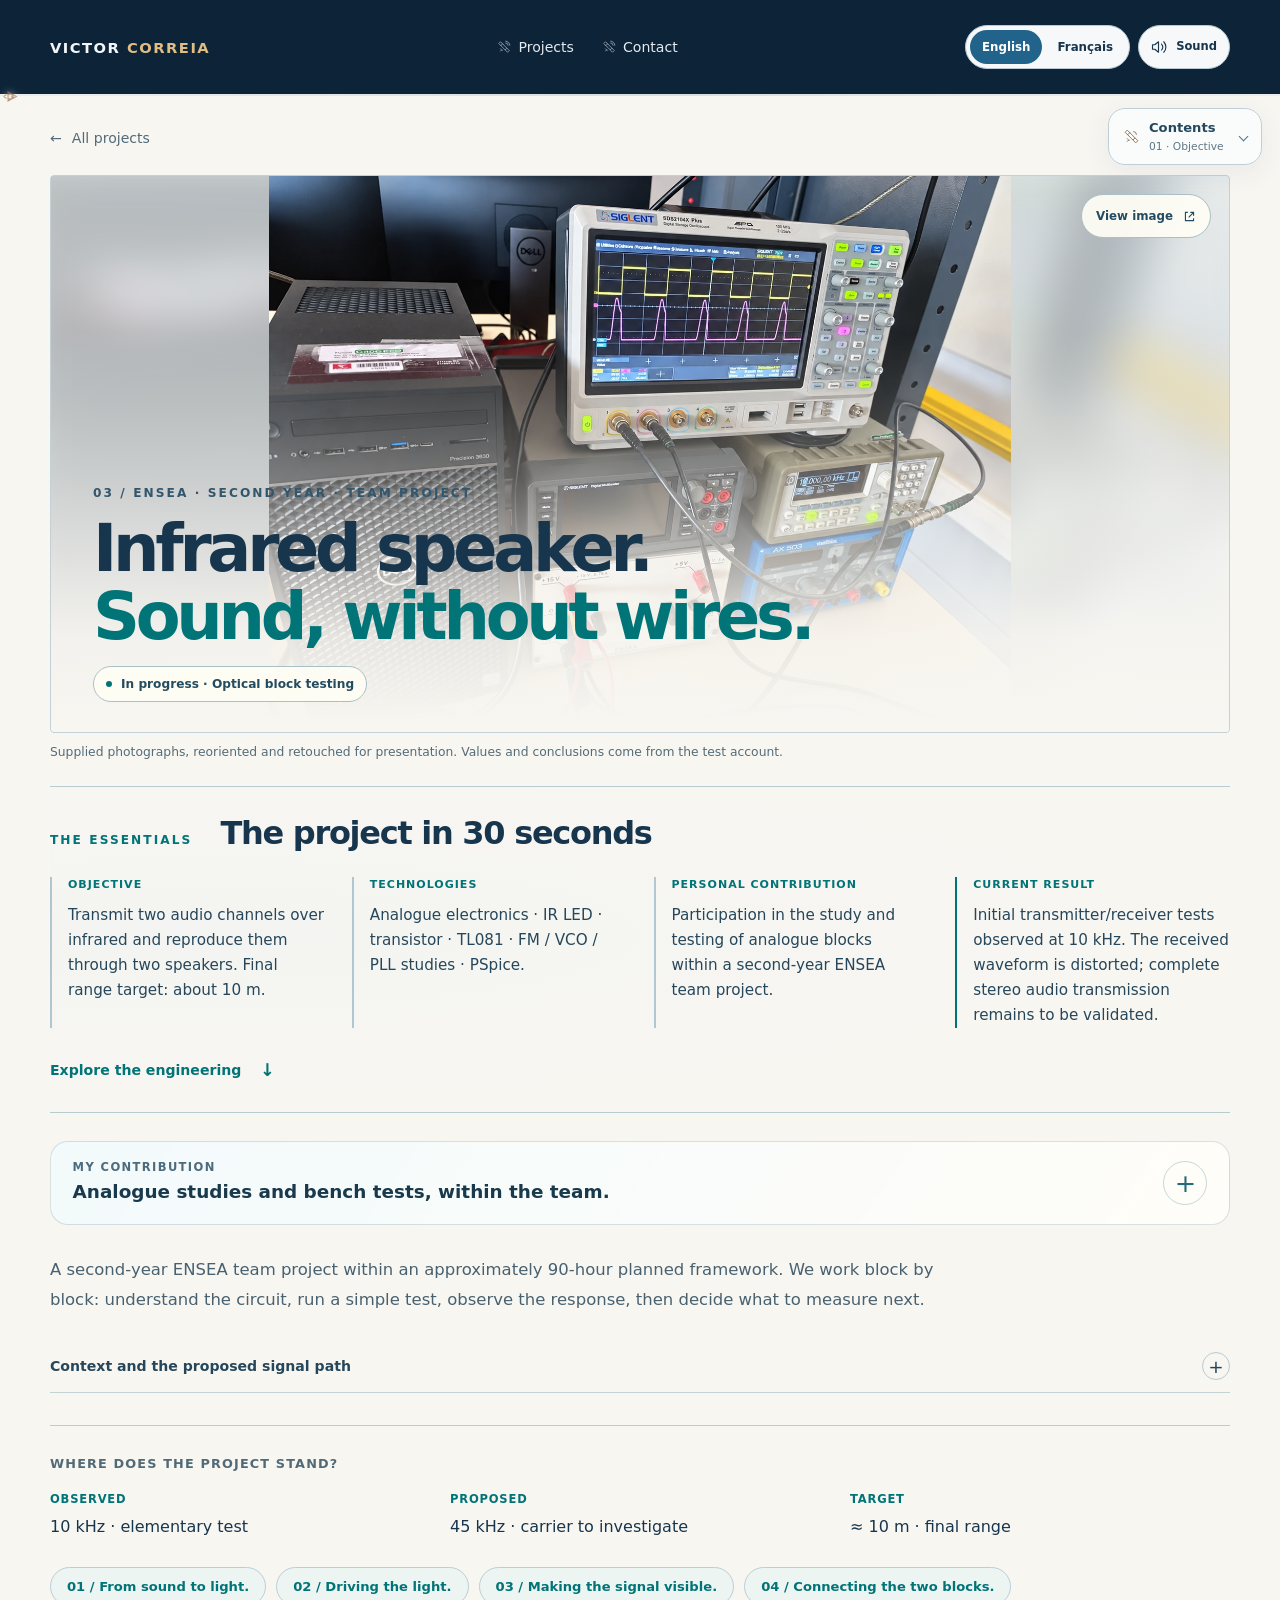
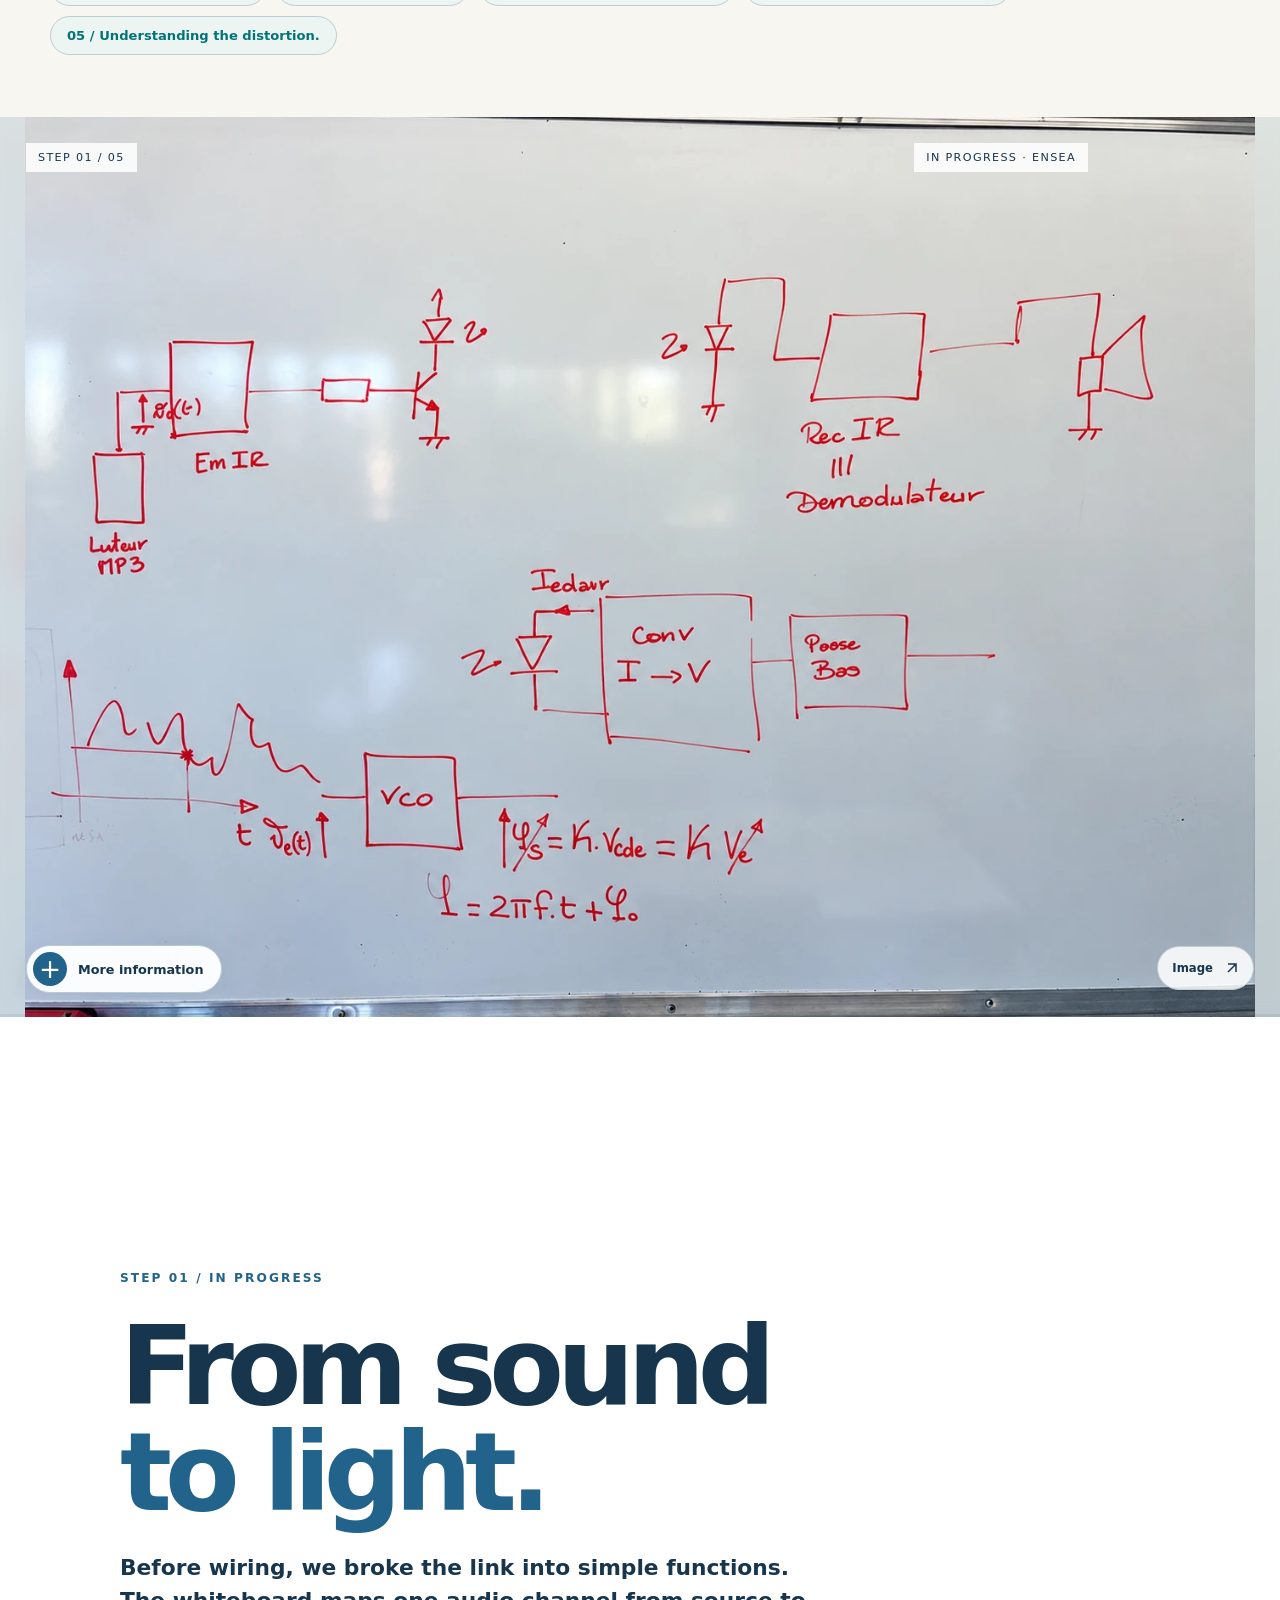
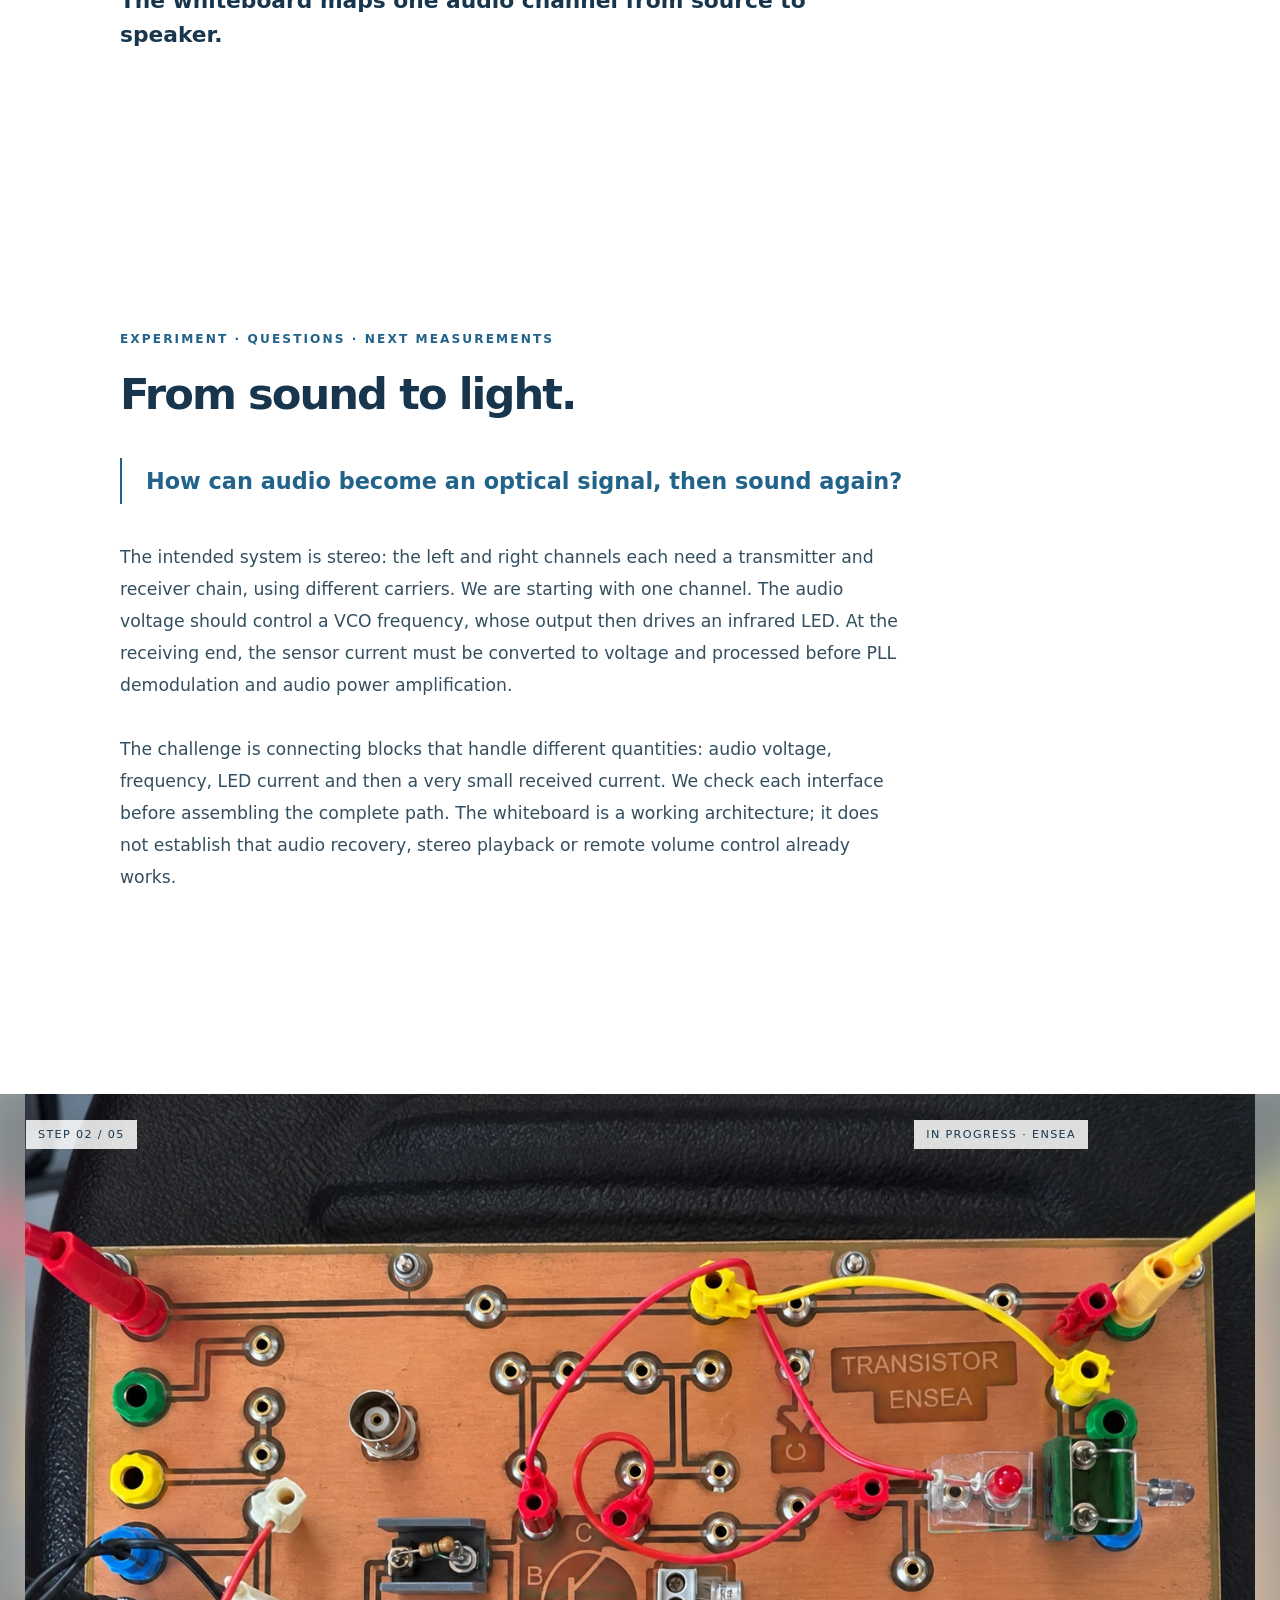
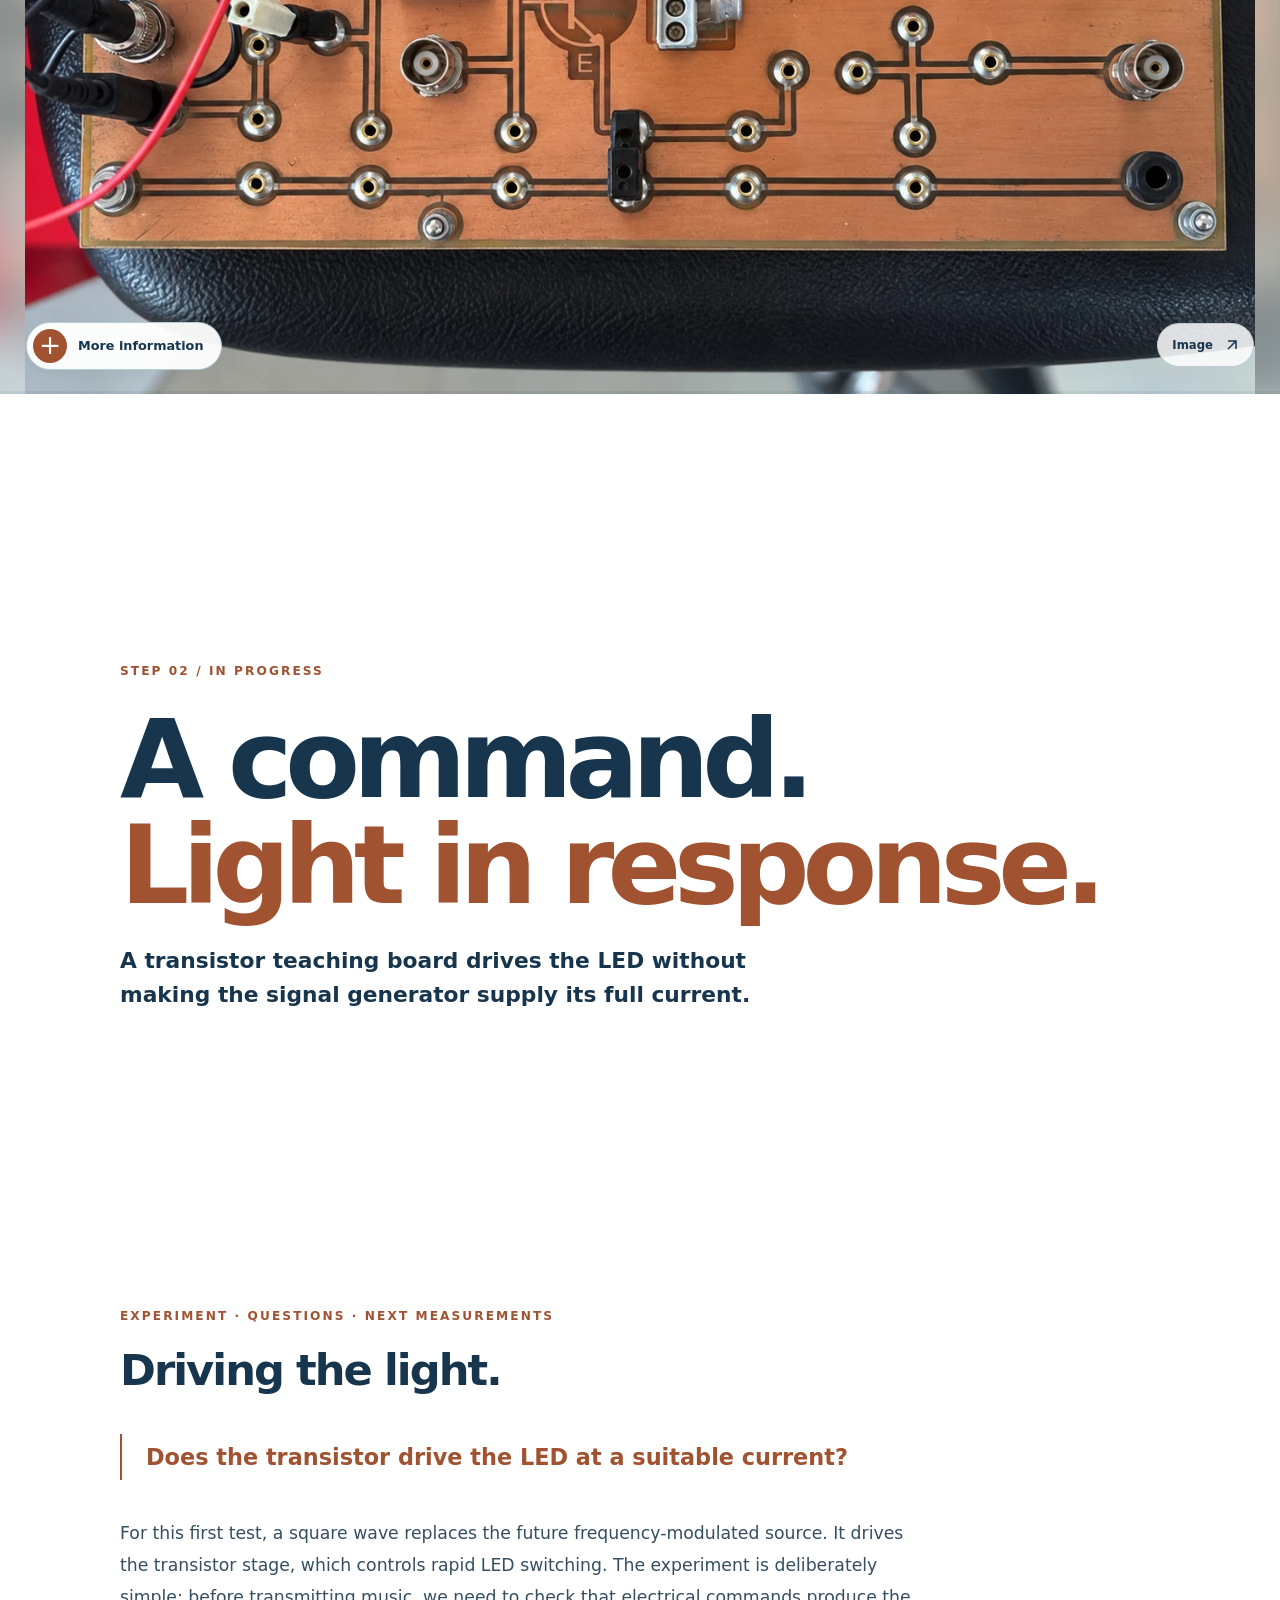
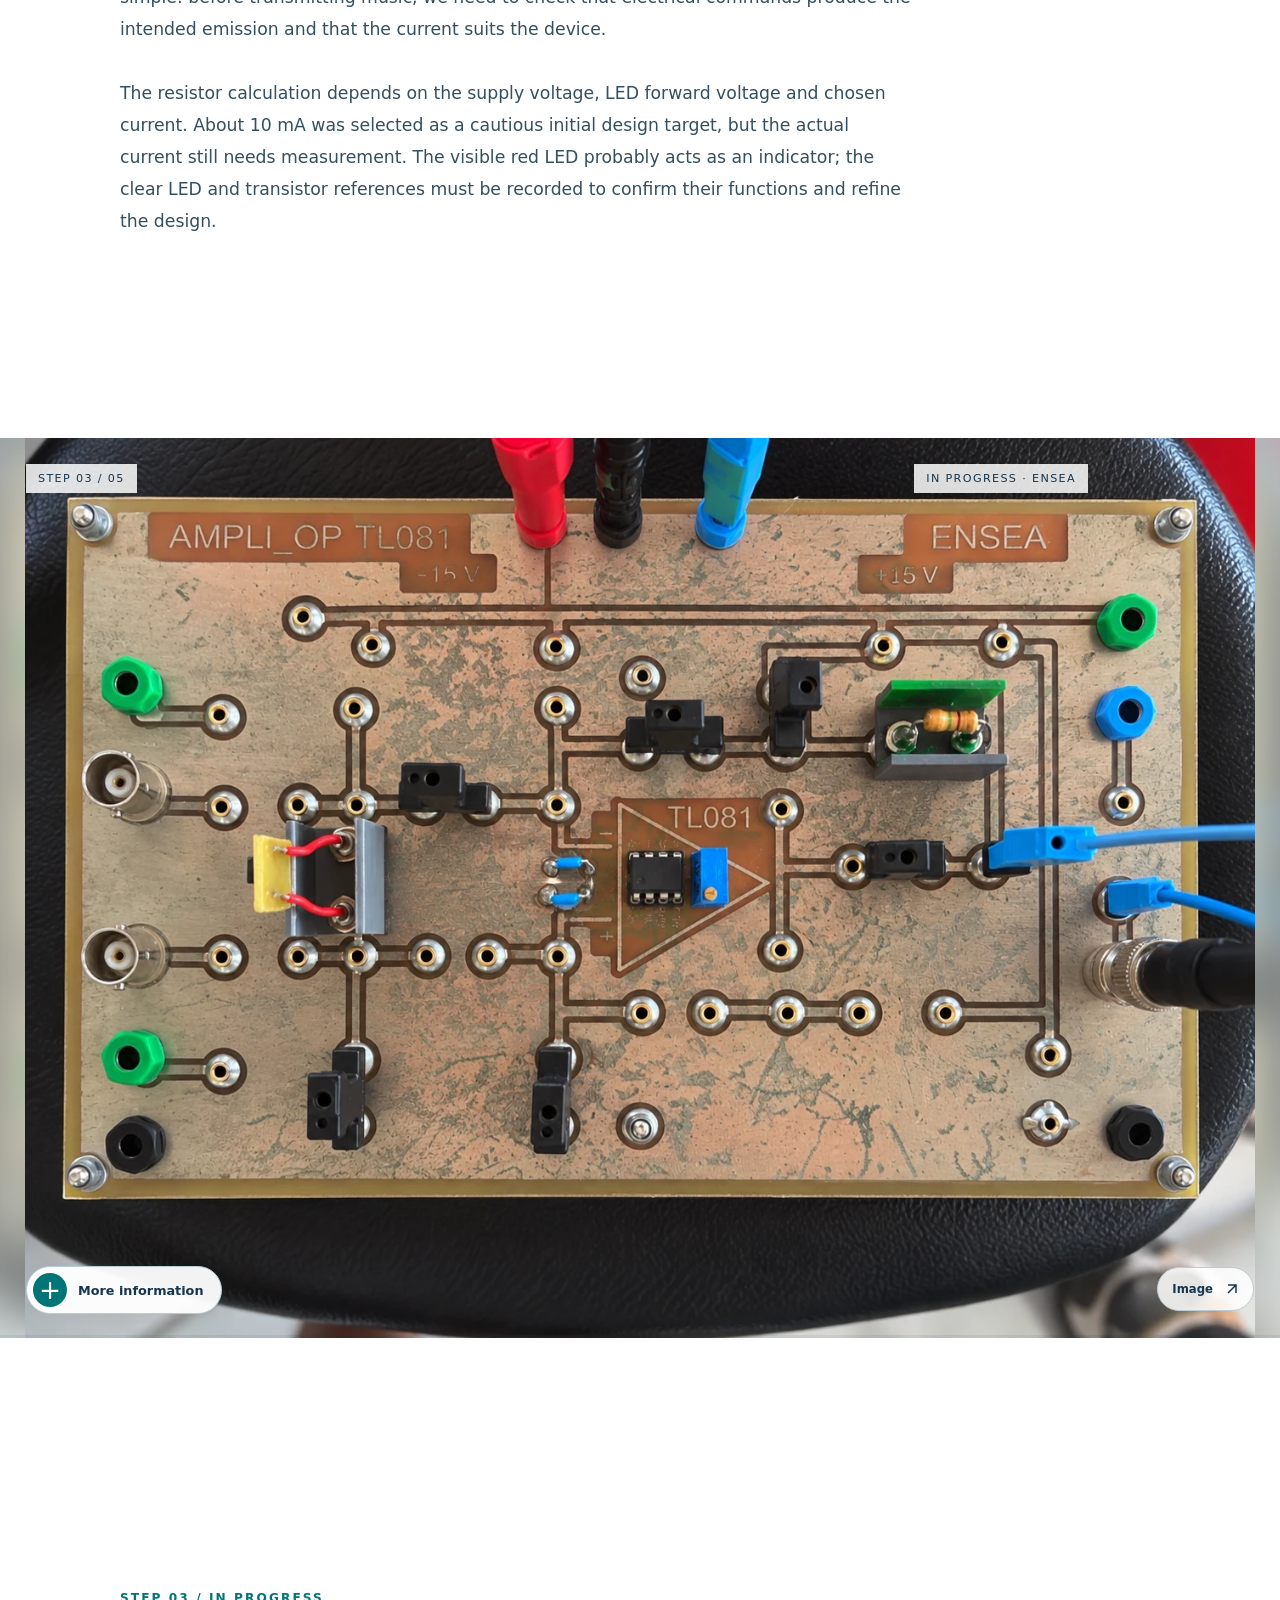
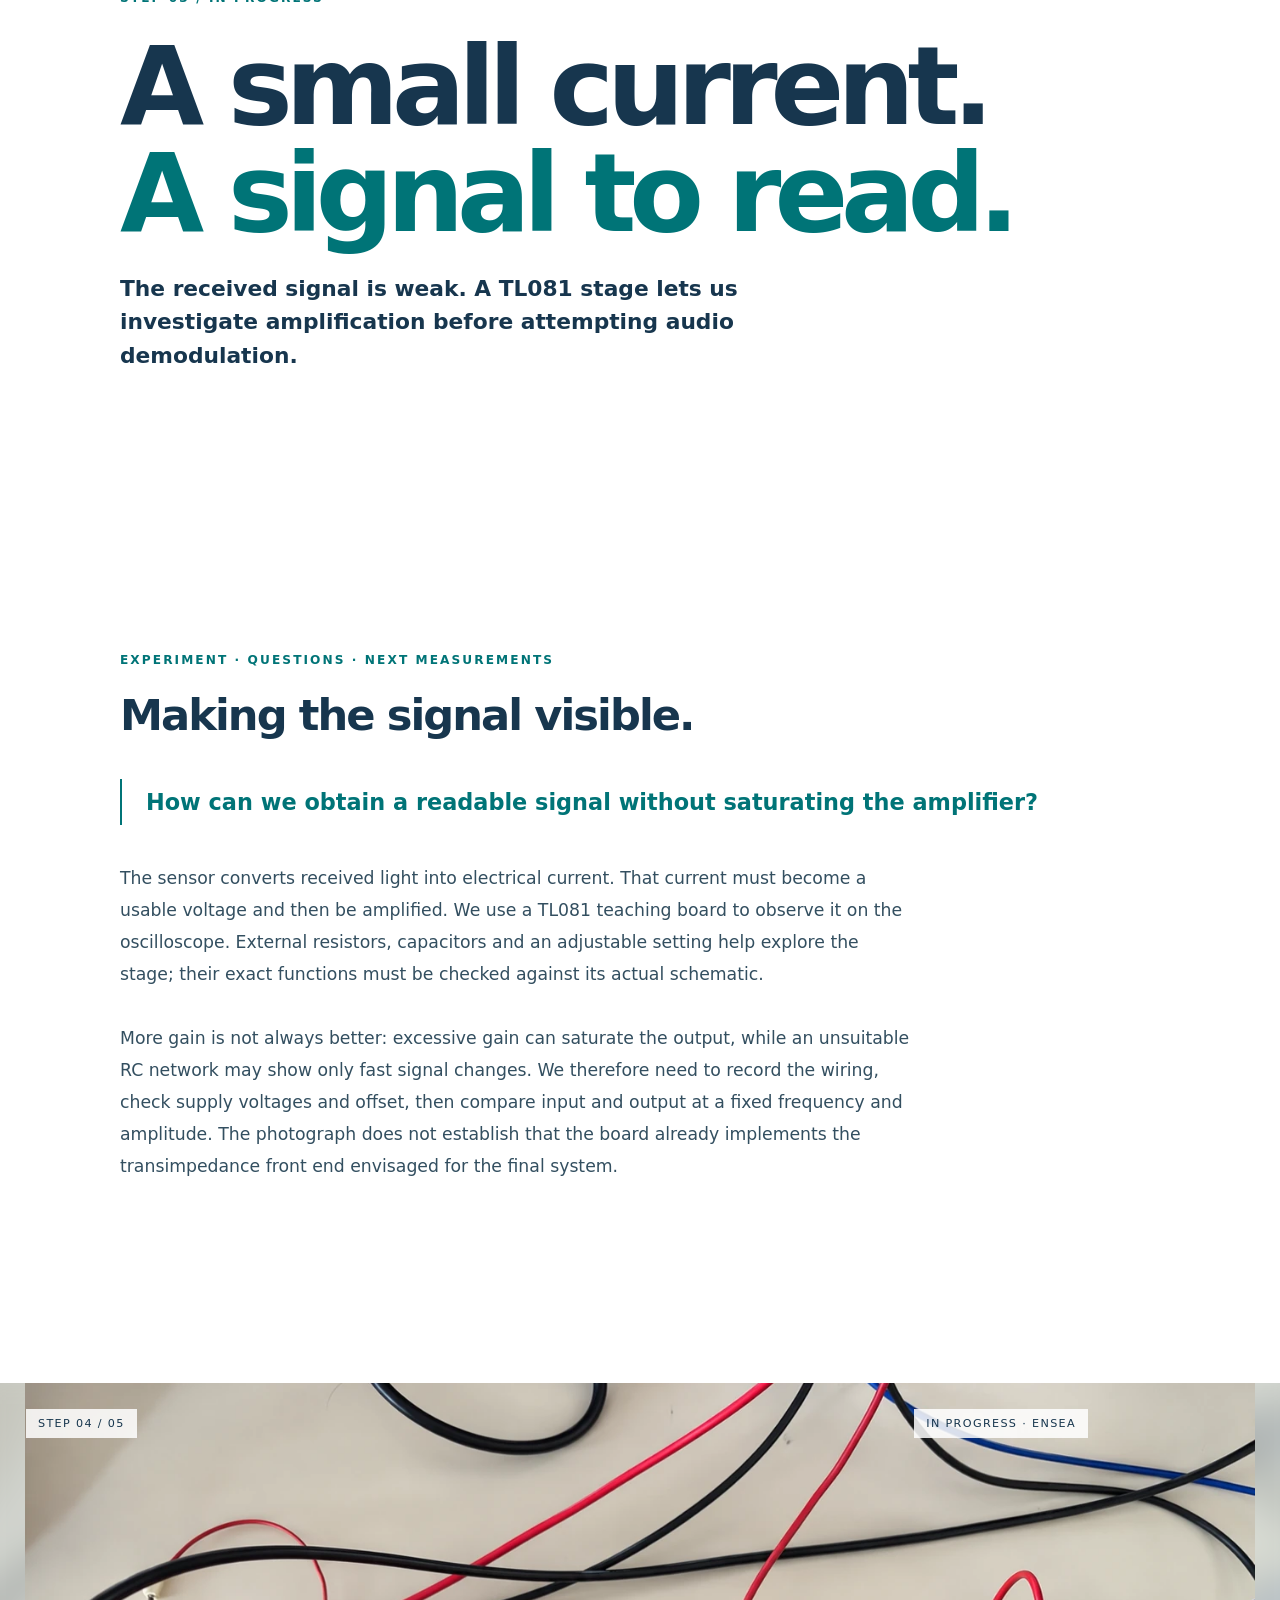
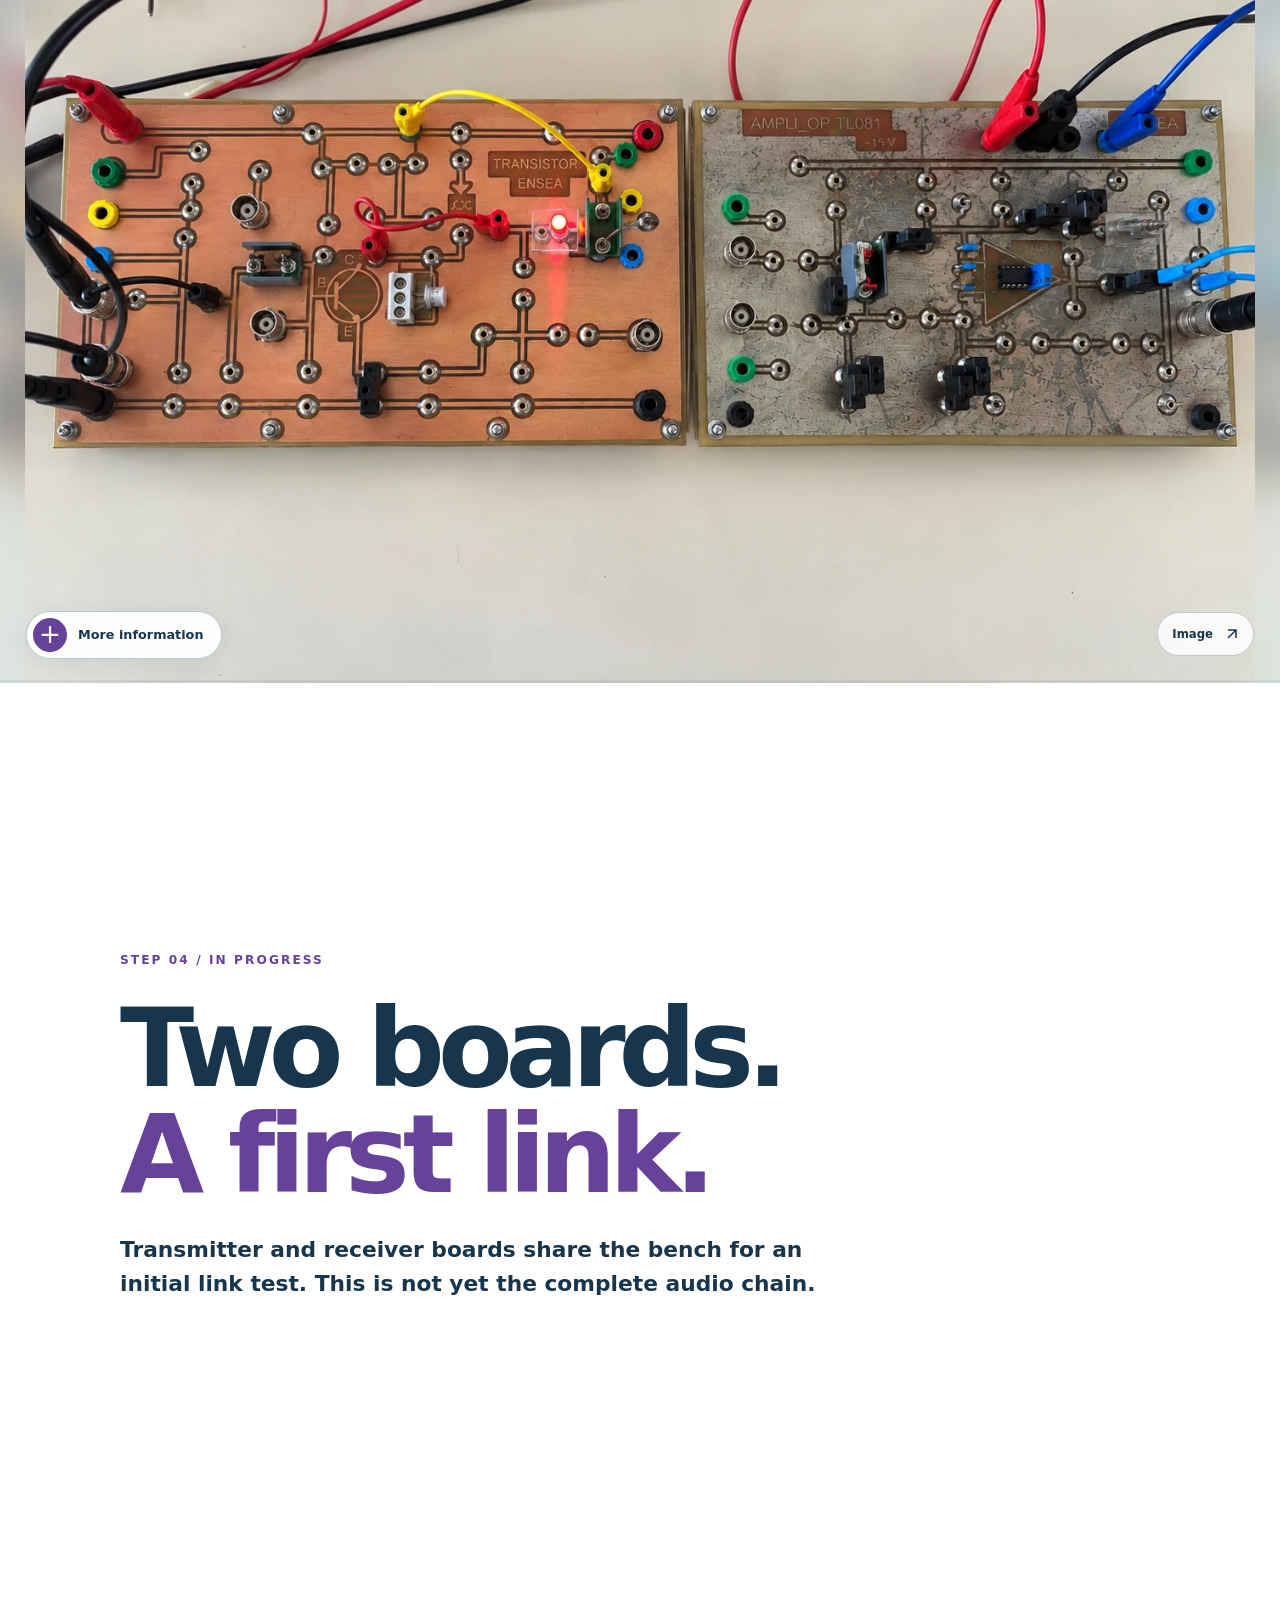
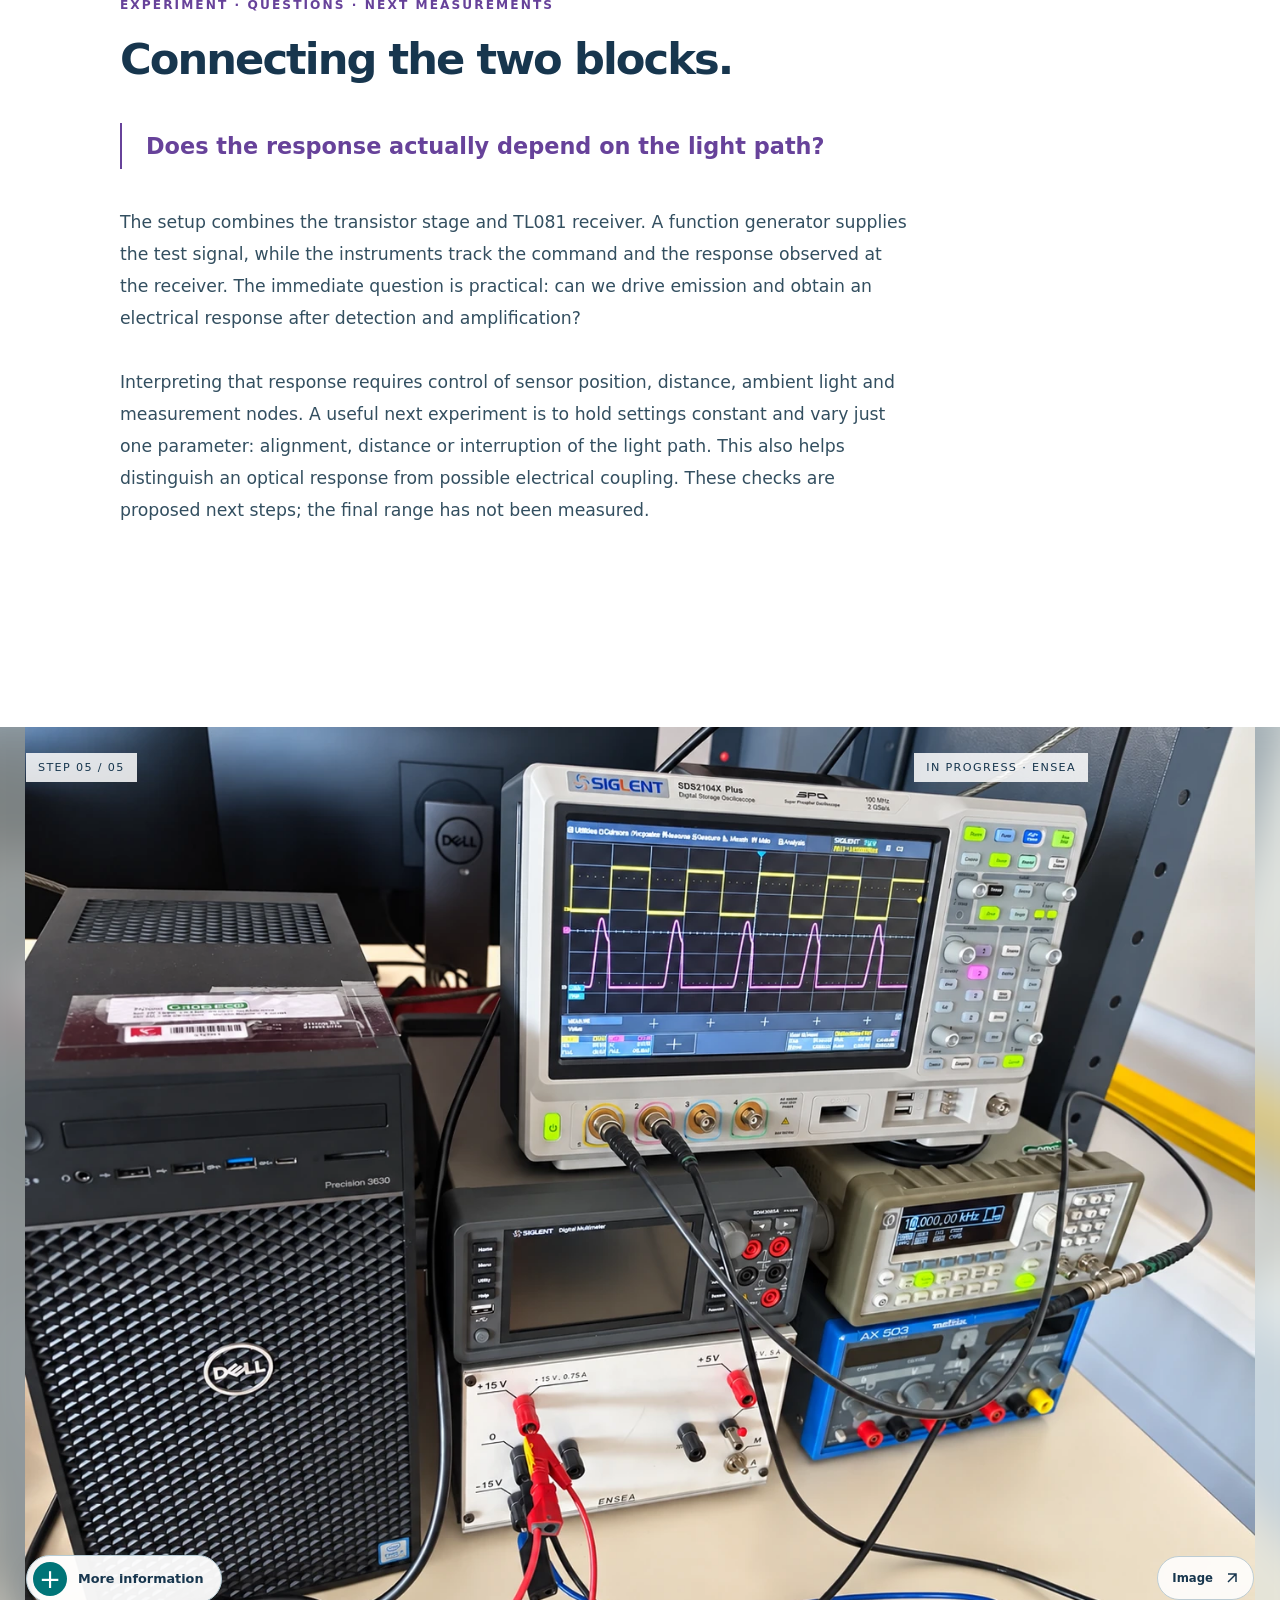
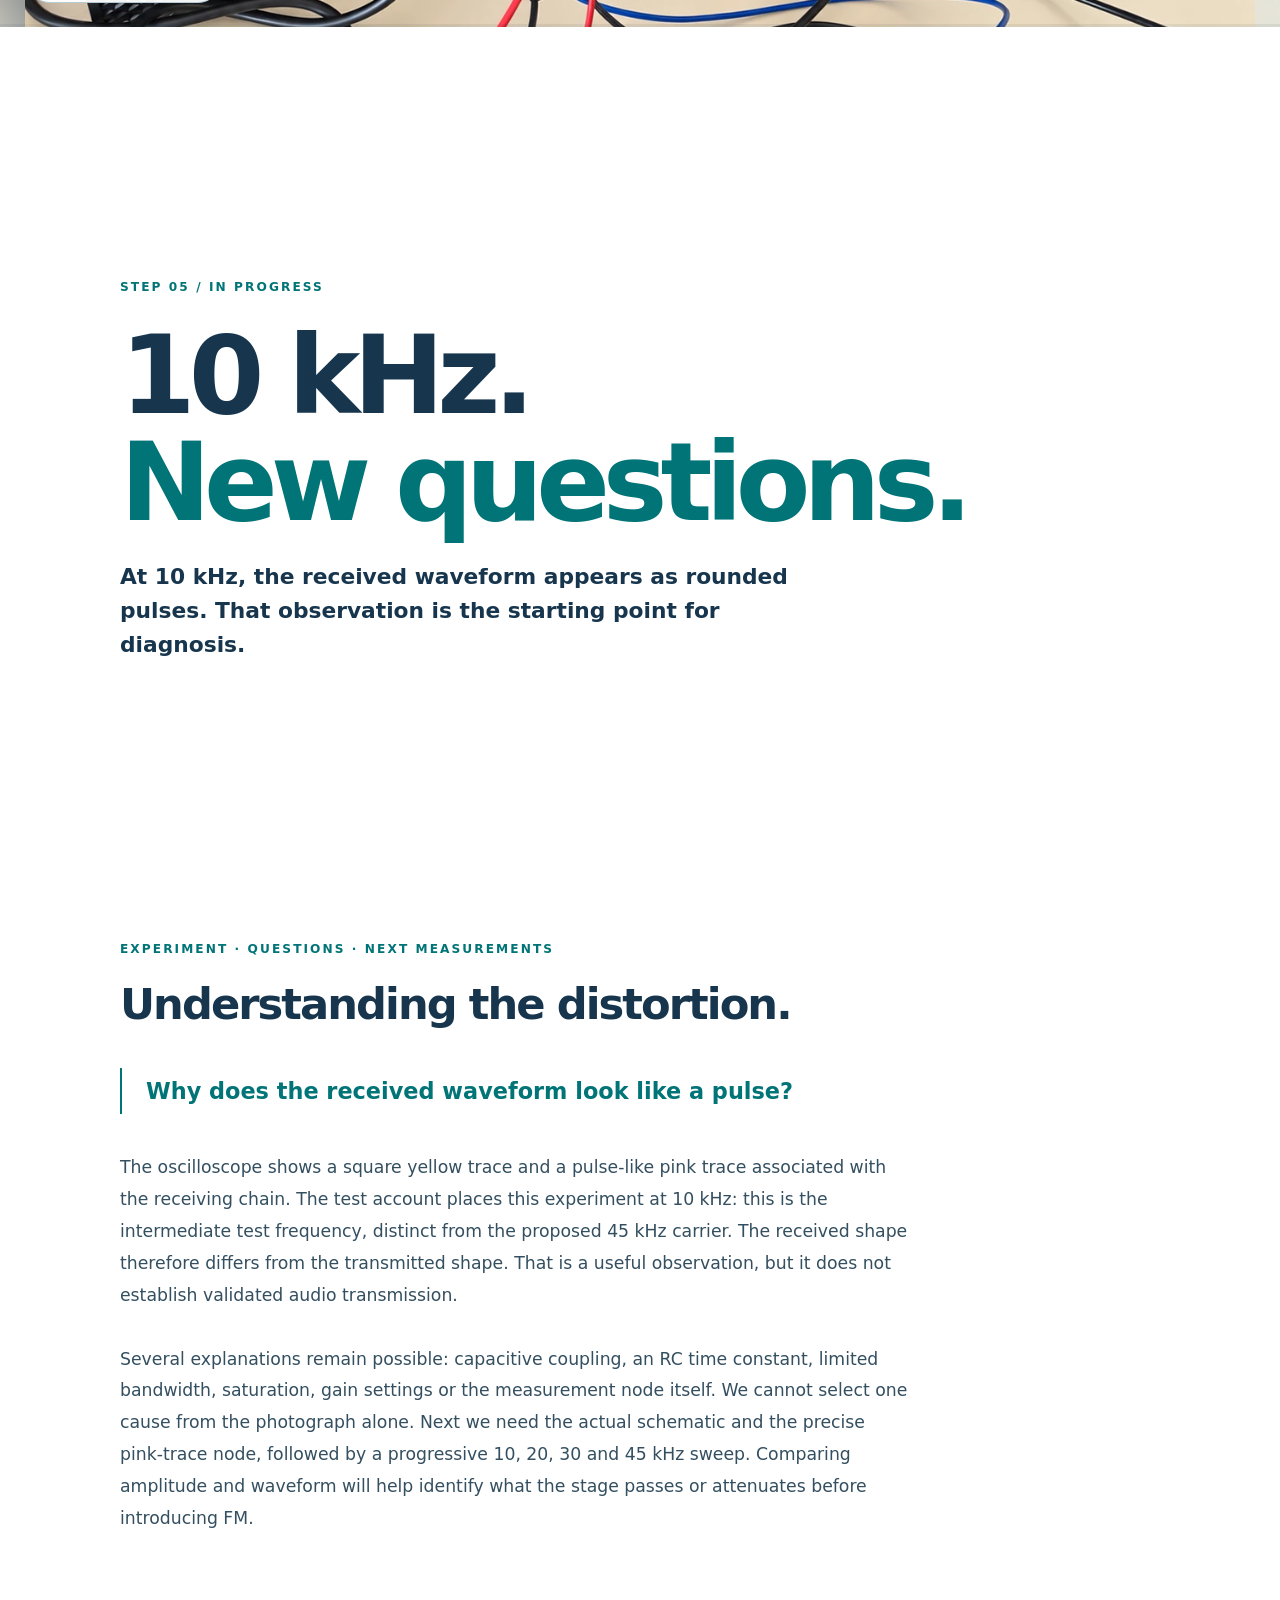
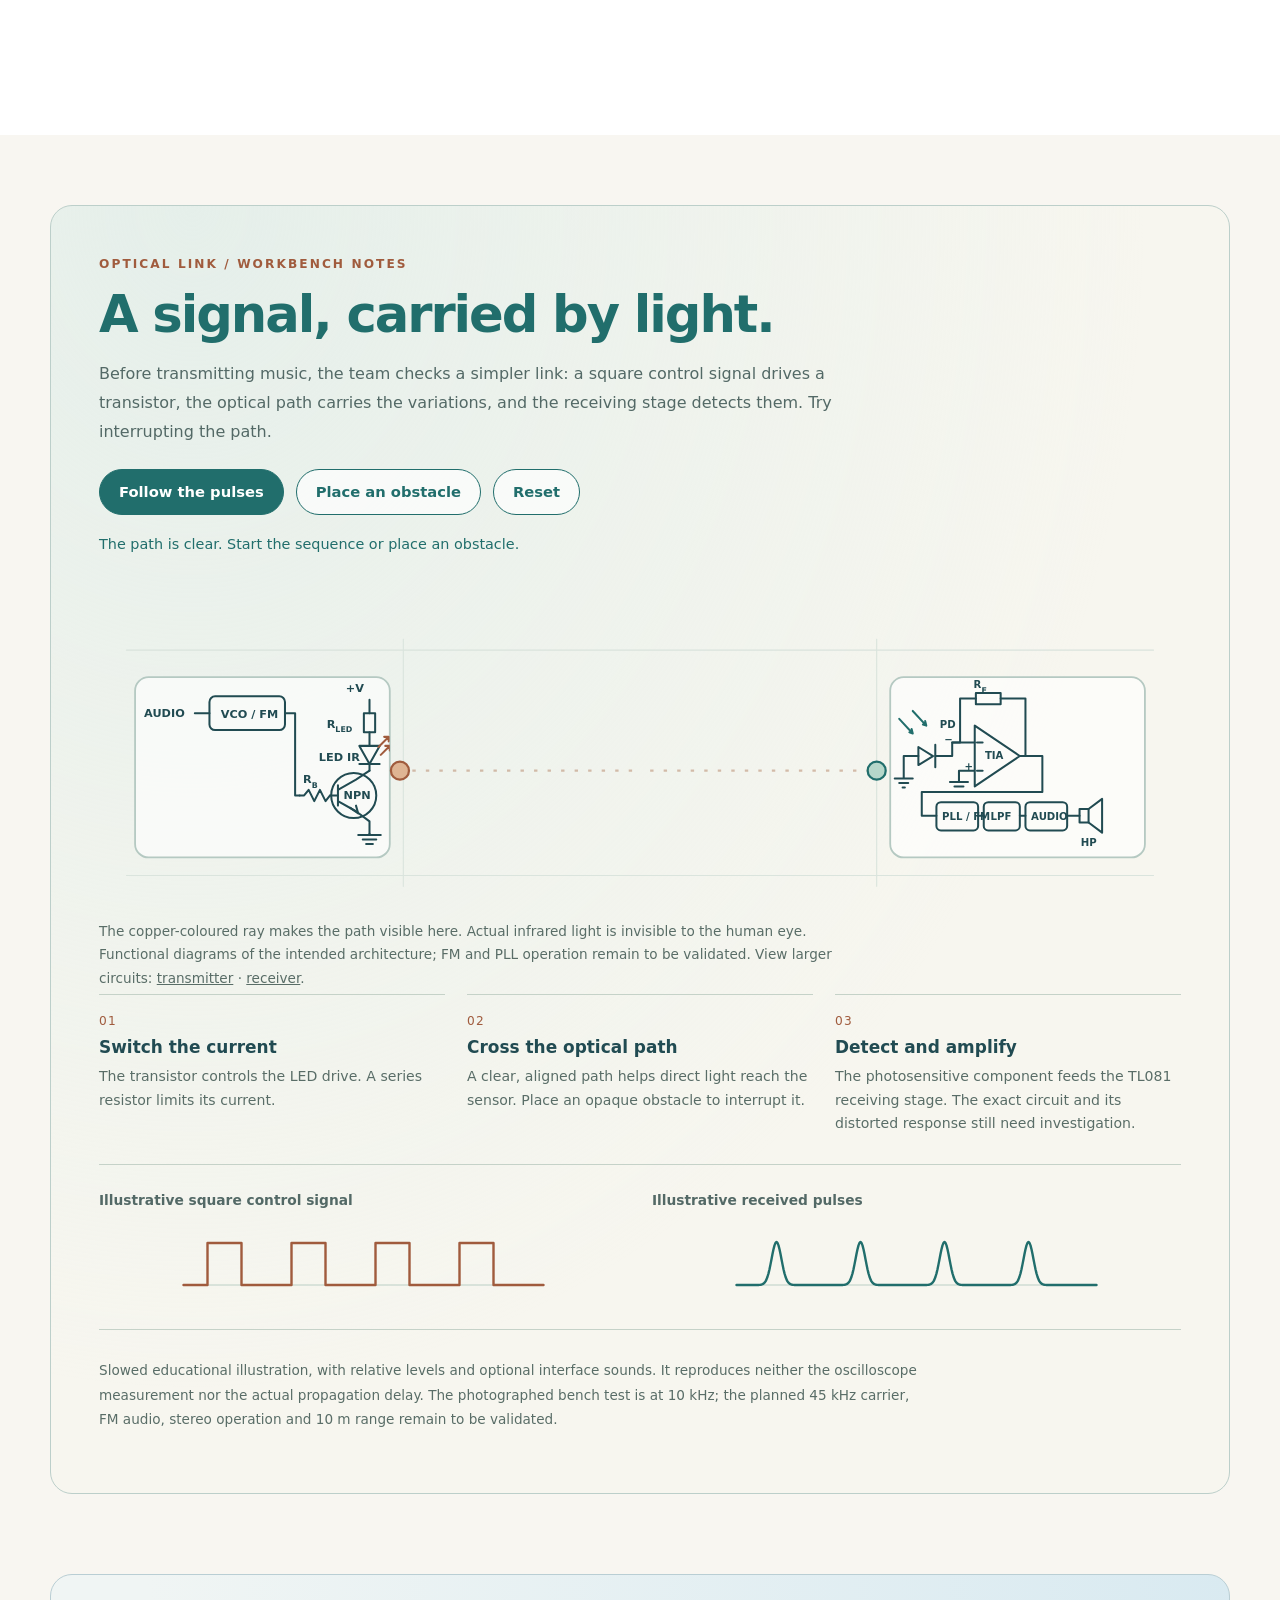
<file: projects/infrared-audio.html>
<!doctype html>
<html lang="en">
<head>
<script src="../assets/site-audio.js" defer></script>
  <meta charset="utf-8">
  <meta name="viewport" content="width=device-width, initial-scale=1">
  <meta name="theme-color" content="#071321">
  <title>Infrared speaker — Victor Correia</title>
  <meta name="description" content="An ongoing electronics project exploring stereo audio transmission over infrared, with transmitter and receiver circuits, FM modulation and signal recovery.">
  <link rel="icon" type="image/svg+xml" href="../assets/favicon.svg">
  <link rel="stylesheet" href="../assets/project.css">

<link rel="stylesheet" href="../assets/language.css">
<script src="../assets/language.js" defer></script>
<link rel="alternate" hreflang="en" href="/projects/infrared-audio.html">
<link rel="alternate" hreflang="fr" href="/fr/projects/infrared-audio.html">
  <link rel="stylesheet" href="../assets/project-brief.css">
<link rel="stylesheet" href="../assets/space-navigation.css">
<script src="../assets/space-navigation.js" defer></script>
<link rel="stylesheet" href="../assets/site-audio.css">
<link rel="stylesheet" href="../assets/fm-lab.css">
<script src="../assets/fm-lab.js" defer></script>
<link rel="stylesheet" href="../assets/air-france.css">
<link rel="stylesheet" href="../assets/project-opening.css">
<link rel="stylesheet" href="../assets/photo-reading.css">
<link rel="stylesheet" href="../assets/infrared-link.css">
<link rel="stylesheet" href="../assets/infrared-audio.css">

<script src="../assets/photo-reading.js" defer></script>
<script src="../assets/infrared-link.js" defer></script>
<link rel="stylesheet" href="../assets/project-reading-nav.css">
<link rel="stylesheet" href="../assets/project-photo-sources.css">
<link rel="stylesheet" href="../assets/project-evidence.css">
<script src="../assets/project-reading-nav.js" defer></script>
</head>
<body class="infrared-page">
  <a class="skip-link" href="#main">Skip to content</a>
  <header class="nav wrap">
    <a class="brand" href="../index.html">VICTOR <b>CORREIA</b></a>
    <nav class="nav-links" aria-label="Main navigation"><a href="../index.html#projects"><svg class="space-menu-icon" viewBox="0 0 24 24" fill="none" stroke="currentColor" stroke-width="1.3" stroke-linecap="round" stroke-linejoin="round" aria-hidden="true" focusable="false"><path d="m10 7 7 7-3 3-7-7zM7 10 3 6l3-3 4 4m4 10 4 4 3-3-4-4M6 15l3 3m-3 1 2-2M15 5a4 4 0 0 1 4 4m-4-7a7 7 0 0 1 7 7"/></svg>Projects</a><a href="../index.html#contact"><svg class="space-menu-icon" viewBox="0 0 24 24" fill="none" stroke="currentColor" stroke-width="1.3" stroke-linecap="round" stroke-linejoin="round" aria-hidden="true" focusable="false"><path d="m10 7 7 7-3 3-7-7zM7 10 3 6l3-3 4 4m4 10 4 4 3-3-4-4M6 15l3 3m-3 1 2-2M15 5a4 4 0 0 1 4 4m-4-7a7 7 0 0 1 7 7"/></svg>Contact</a></nav>
  <nav class="language-switch" aria-label="Choose language"><a href="/projects/infrared-audio.html" lang="en" hreflang="en" data-language="en" aria-label="English" aria-current="page"><span class="language-name">English</span><span class="language-short" aria-hidden="true">EN</span></a><a href="/fr/projects/infrared-audio.html" lang="fr" hreflang="fr" data-language="fr" aria-label="Français"><span class="language-name">Français</span><span class="language-short" aria-hidden="true">FR</span></a></nav></header>
<div class="page-flight-progress" role="progressbar" aria-label="Reading progress" aria-valuemin="0" aria-valuemax="100" aria-valuenow="0" hidden><span class="flight-progress-track" aria-hidden="true"></span><span class="flight-progress-fill" aria-hidden="true"></span><span class="flight-progress-ship" aria-hidden="true"><svg viewBox="0 0 24 24" fill="none" stroke="currentColor" stroke-width="1.3" stroke-linecap="round" stroke-linejoin="round" aria-hidden="true" focusable="false"><path d="M12 2c-3.3 3.7-4.6 8.1-4.1 13h8.2C16.6 10.1 15.3 5.7 12 2Z"/><circle cx="12" cy="8" r="1.5"/><path d="m8 10-3.7 5.5L8 14m8-4 3.7 5.5L16 14M9 18l3 4 3-4"/></svg></span></div>


  <main id="main">
    <div class="wrap case-intro">
      <a class="back-link" href="../index.html#projects"><span aria-hidden="true">←</span> All projects</a>
      <div class="project-opening">
        <figure class="project-opening-figure" aria-describedby="project-opening-caption">
          <img class="project-opening-backdrop" src="../assets/infrared-audio/bench.webp" width="1448" height="1086" alt="" aria-hidden="true" decoding="async">
          <img class="project-opening-image" src="../assets/infrared-audio/bench.webp" width="1448" height="1086" alt="Laboratory bench with an oscilloscope showing a yellow square waveform and pink pulses." fetchpriority="high" decoding="async">
        </figure>
        <div class="project-opening-copy"><p class="eyebrow">03 / ENSEA · Second year · Team project</p><h1 id="project-title">Infrared speaker.<br><span>Sound, without wires.</span></h1><p class="project-opening-status">In progress · Optical block testing</p></div>
        <a class="project-opening-source" href="../assets/infrared-audio/bench.webp" target="_blank" rel="noopener noreferrer" title="Presentation image" aria-label="Presentation image">View image<svg viewBox="0 0 16 16" fill="none" stroke="currentColor" stroke-width="1.4" aria-hidden="true"><path d="M6 3H3v10h10v-3M9 3h4v4M7 9l6-6"/></svg></a>
      </div>
      <p class="project-opening-caption" id="project-opening-caption">Supplied photographs, reoriented and retouched for presentation. Values and conclusions come from the test account.</p>
      <section class="project-brief" aria-labelledby="project-brief-title">
        <div class="project-brief-heading"><p class="eyebrow">The essentials</p><h2 id="project-brief-title">The project in 30 seconds</h2></div>
        <dl class="project-brief-grid"><div><dt>Objective</dt><dd>Transmit two audio channels over infrared and reproduce them through two speakers. Final range target: about 10 m.</dd></div><div><dt>Technologies</dt><dd>Analogue electronics · IR LED · transistor · TL081 · FM / VCO / PLL studies · PSpice.</dd></div><div><dt>Personal contribution</dt><dd>Participation in the study and testing of analogue blocks within a second-year ENSEA team project.</dd></div><div><dt>Current result</dt><dd>Initial transmitter/receiver tests observed at 10 kHz. The received waveform is distorted; complete stereo audio transmission remains to be validated.</dd></div></dl>
        <a class="project-brief-dive" href="#engineering-details">Explore the engineering <span aria-hidden="true">↓</span></a>
      </section>
<details class="pe-contribution" id="project-contribution">
  <summary><span class="pe-kicker">My contribution</span><strong>Analogue studies and bench tests, within the team.</strong><span class="pe-expand" aria-hidden="true">+</span></summary>
  <div class="pe-contribution-body"><p>I take part in the analogue-block studies and tests in this second-year ENSEA team project. The project has a planned framework of approximately 90 hours.</p><ul><li>Participate in studying the transmitter and receiver blocks: transistor-driven LED and op-amp reception.</li><li>Compare the command and received response in the initial 10 kHz optical test.</li><li>Contribute to the FM / VCO / PLL study and preparation for the next measurements. Complete stereo audio remains an objective.</li></ul><a class="pe-link" href="#ir-oscilloscope-title">See the bench observation and next checks <svg viewBox="0 0 14 14" fill="none" stroke="currentColor" stroke-width="1.5" aria-hidden="true" focusable="false"><path d="M3 11 11 3M3 3h8v8"/></svg></a></div>
</details>
<details class="project-reading-nav" data-project-reading-nav open>
  <summary><svg class="reading-nav-icon" viewBox="0 0 24 24" fill="none" stroke="currentColor" stroke-width="1.3" stroke-linecap="round" stroke-linejoin="round" aria-hidden="true" focusable="false"><path d="m10 7 7 7-3 3-7-7zM7 10 3 6l3-3 4 4m4 10 4 4 3-3-4-4M6 15l3 3m-3 1 2-2M15 5a4 4 0 0 1 4 4"/></svg><span class="reading-nav-summary-copy"><span>Contents</span><span class="reading-nav-position" id="project-reading-position" data-reading-nav-position>01 · Objective</span></span></summary>
  <nav aria-label="Project reading path"><ol class="reading-nav-links">
<li><a href="#project-brief-title"><span class="reading-nav-number" aria-hidden="true">01</span><span data-reading-nav-label>Objective</span></a></li>
<li><a href="#ir-architecture-title"><span class="reading-nav-number" aria-hidden="true">02</span><span data-reading-nav-label>Setup</span></a></li>
<li><a href="#ir-oscilloscope-title"><span class="reading-nav-number" aria-hidden="true">03</span><span data-reading-nav-label>Tests</span></a></li>
<li><a href="#project-evidence"><span class="reading-nav-number" aria-hidden="true">04</span><span data-reading-nav-label>Results</span></a></li>
<li><a href="#project-next"><span class="reading-nav-number" aria-hidden="true">05</span><span data-reading-nav-label>Next</span></a></li>
  </ol></nav>
</details>


      <p class="opening-context-note">A second-year ENSEA team project within an approximately 90-hour planned framework. We work block by block: understand the circuit, run a simple test, observe the response, then decide what to measure next.</p>
      <details class="project-context ir-context"><summary>Context and the proposed signal path<span aria-hidden="true">+</span></summary>
        <div class="ir-context-grid">
          <section aria-labelledby="objective"><h2 id="objective">The objective</h2><p>Transmit two audio channels over infrared and reproduce them through two speakers. Final range target: about 10 m.</p></section>
          <section aria-labelledby="approach"><h2 id="approach">The approach</h2><p>We studied XR2206 and HC4046 VCOs and TL081/TL082 operational amplifiers, and started a PSpice representation. The initial transmitter and detection tests are the current work; audio FM, PLL demodulation and stereo integration come next.</p></section>
          <section aria-labelledby="contribution"><h2 id="contribution">My role</h2><p>I contribute to the study and testing of analogue blocks within the team. The hardware shown consists of ENSEA teaching boards used to investigate behaviour before integrating the system.</p></section>
        </div>
        <ol class="ir-signal-path"><li><span>01</span>Audio / adaptation</li><li><span>02</span>VCO / FM modulation</li><li><span>03</span>Transistor / IR LED</li><li><span>04</span>Sensor / current-to-voltage</li><li><span>05</span>PLL / audio recovery</li><li><span>06</span>Power amplifier / speaker</li></ol>
        <p class="ir-fineprint">Intended architecture for one channel. The second channel will use a distinct carrier; the complete chain is not yet validated.</p>
      </details>
      <aside class="ir-milestones" aria-labelledby="facts-title"><h2 id="facts-title">Where does the project stand?</h2><dl><div><dt>Observed</dt><dd>10 kHz · elementary test</dd></div><div><dt>Proposed</dt><dd>45 kHz · carrier to investigate</dd></div><div><dt>Target</dt><dd>≈ 10 m · final range</dd></div></dl></aside>
      <nav class="case-jump-links" aria-label="Explore the engineering"><a href="#ir-architecture">01 / From sound to light.</a><a href="#ir-emitter">02 / Driving the light.</a><a href="#ir-receiver">03 / Making the signal visible.</a><a href="#ir-optical-link">04 / Connecting the two blocks.</a><a href="#ir-oscilloscope">05 / Understanding the distortion.</a></nav>
    </div>
    <div id="engineering-details" class="ir-stories" tabindex="-1">

      <section class="photo-story ir-photo-story" id="ir-architecture" style="--scene-accent:#22638b" aria-labelledby="ir-architecture-title">
        <div class="story-stage">
          <figure class="story-figure">
            <img class="ir-photo-backdrop" src="../assets/infrared-audio/architecture.webp" width="1449" height="1086" alt="" aria-hidden="true" loading="lazy" decoding="async">
            <img class="story-photo" src="../assets/infrared-audio/architecture.webp" width="1449" height="1086" alt="Working whiteboard architecture: audio source, infrared emission, reception and demodulation." loading="lazy" decoding="async">
            <figcaption class="photo-label">Supplied photographs, reoriented and retouched for presentation. Values and conclusions come from the test account.</figcaption>
          </figure>
          <div class="scene-wash" aria-hidden="true"></div>
        </div>
        <div class="story-frame">
          <div class="chapter-meta"><span>Step 01 / 05</span><span>In progress · ENSEA</span></div>
          <a class="photo-full" href="../assets/infrared-audio/architecture.webp" target="_blank" rel="noopener noreferrer" title="Presentation image" aria-label="Presentation image">Image <svg viewBox="0 0 14 14" fill="none" stroke="currentColor" stroke-width="1.5" aria-hidden="true" focusable="false"><path d="M3 11 11 3M3 3h8v8"/></svg></a>
          <details class="chapter-more"><summary><span class="more-icon" aria-hidden="true">+</span>More information</summary>
            <div class="more-panel"><button class="more-close" type="button" aria-label="Close information" hidden>×</button><p class="eyebrow">Engineering notes / 01</p><h3>From sound to light.</h3><h4>Project context</h4><p>Second-year ENSEA team project within an approximately 90-hour framework. The final objective includes two speakers and infrared remote volume control.</p><h4>VCO control</h4><p>v_control(t) = V_offset + v_audio(t), then f_i(t) ≈ f_c + K_VCO × v_audio(t). Input amplitude and offset must suit the selected component; these values remain to be specified.</p><h4>Phase and frequency</h4><p>φ(t) = φ(0) + 2π∫f_i(τ)dτ. A varying instantaneous frequency produces phase through integration.</p><h4>Ongoing component studies</h4><p>XR2206 and HC4046 studied for generation and demodulation. Final selection, audio adaptation, second carrier and complete system integration remain in progress.</p><div class="project-photo-source"><h4>Image and source</h4><p>Retouched presentation version. Reported results come from the test account.</p><ul><li><a href="../assets/infrared-audio/architecture.webp" target="_blank" rel="noopener noreferrer">Presentation image <svg viewBox="0 0 14 14" fill="none" stroke="currentColor" stroke-width="1.5" aria-hidden="true" focusable="false"><path d="M3 11 11 3M3 3h8v8"/></svg></a></li></ul></div></div>
          </details>
          <div class="chapter-progress" aria-hidden="true"><span></span></div>
        </div>
        <div class="chapter-content">
          <div class="chapter-copy"><p class="eyebrow">Step 01 / In progress</p><h2 id="ir-architecture-title"><span class="title-line">From sound</span><span class="title-line title-accent">to light.</span></h2><p class="chapter-lead">Before wiring, we broke the link into simple functions. The whiteboard maps one audio channel from source to speaker.</p></div>
          <div class="chapter-narrative"><p class="eyebrow">Experiment · Questions · Next measurements</p><h3>From sound to light.</h3><p class="narrative-question">How can audio become an optical signal, then sound again?</p><p>The intended system is stereo: the left and right channels each need a transmitter and receiver chain, using different carriers. We are starting with one channel. The audio voltage should control a VCO frequency, whose output then drives an infrared LED. At the receiving end, the sensor current must be converted to voltage and processed before PLL demodulation and audio power amplification.</p><p>The challenge is connecting blocks that handle different quantities: audio voltage, frequency, LED current and then a very small received current. We check each interface before assembling the complete path. The whiteboard is a working architecture; it does not establish that audio recovery, stereo playback or remote volume control already works.</p></div>
        </div>
      </section>

      <section class="photo-story ir-photo-story" id="ir-emitter" style="--scene-accent:#a05231" aria-labelledby="ir-emitter-title">
        <div class="story-stage">
          <figure class="story-figure">
            <img class="ir-photo-backdrop" src="../assets/infrared-audio/emitter.webp" width="1448" height="1086" alt="" aria-hidden="true" loading="lazy" decoding="async">
            <img class="story-photo" src="../assets/infrared-audio/emitter.webp" width="1448" height="1086" alt="TRANSISTOR ENSEA teaching board with test leads, transistor and LEDs." loading="lazy" decoding="async">
            <figcaption class="photo-label">Supplied photographs, reoriented and retouched for presentation. Values and conclusions come from the test account.</figcaption>
          </figure>
          <div class="scene-wash" aria-hidden="true"></div>
        </div>
        <div class="story-frame">
          <div class="chapter-meta"><span>Step 02 / 05</span><span>In progress · ENSEA</span></div>
          <a class="photo-full" href="../assets/infrared-audio/emitter.webp" target="_blank" rel="noopener noreferrer" title="Presentation image" aria-label="Presentation image">Image <svg viewBox="0 0 14 14" fill="none" stroke="currentColor" stroke-width="1.5" aria-hidden="true" focusable="false"><path d="M3 11 11 3M3 3h8v8"/></svg></a>
          <details class="chapter-more"><summary><span class="more-icon" aria-hidden="true">+</span>More information</summary>
            <div class="more-panel"><button class="more-close" type="button" aria-label="Close information" hidden>×</button><p class="eyebrow">Engineering notes / 02</p><h3>Driving the light.</h3><h4>Teaching hardware</h4><p>“TRANSISTOR ENSEA” teaching board with base, collector and emitter markings. This is not presented as a custom-designed PCB.</p><h4>Current limiting</h4><p>First approximation: R_LED ≈ (V_supply − V_F)/I_LED. For a saturated transistor, also account for V_CE,sat: R_LED ≈ (V_supply − V_F − V_CE,sat)/I_LED.</p><h4>Measurements still needed</h4><p>Component references and pinouts, resistor values, actual LED current and switching waveform. About 10 mA is an initial target, not a measured result.</p><h4>Photographic identification</h4><p>The precise role of both LEDs is not established by the photograph alone. A lit red indicator does not establish the quality of infrared emission.</p><div class="project-photo-source"><h4>Image and source</h4><p>Retouched presentation version. Reported results come from the test account.</p><ul><li><a href="../assets/infrared-audio/emitter.webp" target="_blank" rel="noopener noreferrer">Presentation image <svg viewBox="0 0 14 14" fill="none" stroke="currentColor" stroke-width="1.5" aria-hidden="true" focusable="false"><path d="M3 11 11 3M3 3h8v8"/></svg></a></li></ul></div></div>
          </details>
          <div class="chapter-progress" aria-hidden="true"><span></span></div>
        </div>
        <div class="chapter-content">
          <div class="chapter-copy"><p class="eyebrow">Step 02 / In progress</p><h2 id="ir-emitter-title"><span class="title-line">A command.</span><span class="title-line title-accent">Light in response.</span></h2><p class="chapter-lead">A transistor teaching board drives the LED without making the signal generator supply its full current.</p></div>
          <div class="chapter-narrative"><p class="eyebrow">Experiment · Questions · Next measurements</p><h3>Driving the light.</h3><p class="narrative-question">Does the transistor drive the LED at a suitable current?</p><p>For this first test, a square wave replaces the future frequency-modulated source. It drives the transistor stage, which controls rapid LED switching. The experiment is deliberately simple: before transmitting music, we need to check that electrical commands produce the intended emission and that the current suits the device.</p><p>The resistor calculation depends on the supply voltage, LED forward voltage and chosen current. About 10 mA was selected as a cautious initial design target, but the actual current still needs measurement. The visible red LED probably acts as an indicator; the clear LED and transistor references must be recorded to confirm their functions and refine the design.</p></div>
        </div>
      </section>

      <section class="photo-story ir-photo-story" id="ir-receiver" style="--scene-accent:#007477" aria-labelledby="ir-receiver-title">
        <div class="story-stage">
          <figure class="story-figure">
            <img class="ir-photo-backdrop" src="../assets/infrared-audio/receiver.webp" width="1448" height="1086" alt="" aria-hidden="true" loading="lazy" decoding="async">
            <img class="story-photo" src="../assets/infrared-audio/receiver.webp" width="1448" height="1086" alt="ENSEA TL081 operational-amplifier teaching board with measurement connections." loading="lazy" decoding="async">
            <figcaption class="photo-label">Supplied photographs, reoriented and retouched for presentation. Values and conclusions come from the test account.</figcaption>
          </figure>
          <div class="scene-wash" aria-hidden="true"></div>
        </div>
        <div class="story-frame">
          <div class="chapter-meta"><span>Step 03 / 05</span><span>In progress · ENSEA</span></div>
          <a class="photo-full" href="../assets/infrared-audio/receiver.webp" target="_blank" rel="noopener noreferrer" title="Presentation image" aria-label="Presentation image">Image <svg viewBox="0 0 14 14" fill="none" stroke="currentColor" stroke-width="1.5" aria-hidden="true" focusable="false"><path d="M3 11 11 3M3 3h8v8"/></svg></a>
          <details class="chapter-more"><summary><span class="more-icon" aria-hidden="true">+</span>More information</summary>
            <div class="more-panel"><button class="more-close" type="button" aria-label="Close information" hidden>×</button><p class="eyebrow">Engineering notes / 03</p><h3>Making the signal visible.</h3><h4>TL081 and TL082</h4><p>TL081 contains one operational amplifier; TL082 contains two. Both were studied; the photographed board uses TL081.</p><h4>Current-to-voltage conversion</h4><p>An ideal transimpedance stage follows v_out ≈ −R_feedback × i_photo. This explains a proposed principle, not a circuit topology established by the photograph.</p><h4>Visible adjustment</h4><p>The potentiometer may adjust gain or a bias voltage. Its function and the actual gain need confirmation from the schematic.</p><h4>A simple check</h4><p>Measure supplies, identify input and output nodes, then record received amplitude at several frequencies. PLL demodulation and audio recovery come later.</p><div class="project-photo-source"><h4>Image and source</h4><p>Retouched presentation version. Reported results come from the test account.</p><ul><li><a href="../assets/infrared-audio/receiver.webp" target="_blank" rel="noopener noreferrer">Presentation image <svg viewBox="0 0 14 14" fill="none" stroke="currentColor" stroke-width="1.5" aria-hidden="true" focusable="false"><path d="M3 11 11 3M3 3h8v8"/></svg></a></li></ul></div></div>
          </details>
          <div class="chapter-progress" aria-hidden="true"><span></span></div>
        </div>
        <div class="chapter-content">
          <div class="chapter-copy"><p class="eyebrow">Step 03 / In progress</p><h2 id="ir-receiver-title"><span class="title-line">A small current.</span><span class="title-line title-accent">A signal to read.</span></h2><p class="chapter-lead">The received signal is weak. A TL081 stage lets us investigate amplification before attempting audio demodulation.</p></div>
          <div class="chapter-narrative"><p class="eyebrow">Experiment · Questions · Next measurements</p><h3>Making the signal visible.</h3><p class="narrative-question">How can we obtain a readable signal without saturating the amplifier?</p><p>The sensor converts received light into electrical current. That current must become a usable voltage and then be amplified. We use a TL081 teaching board to observe it on the oscilloscope. External resistors, capacitors and an adjustable setting help explore the stage; their exact functions must be checked against its actual schematic.</p><p>More gain is not always better: excessive gain can saturate the output, while an unsuitable RC network may show only fast signal changes. We therefore need to record the wiring, check supply voltages and offset, then compare input and output at a fixed frequency and amplitude. The photograph does not establish that the board already implements the transimpedance front end envisaged for the final system.</p></div>
        </div>
      </section>

      <section class="photo-story ir-photo-story" id="ir-optical-link" style="--scene-accent:#67429a" aria-labelledby="ir-optical-link-title">
        <div class="story-stage">
          <figure class="story-figure">
            <img class="ir-photo-backdrop" src="../assets/infrared-audio/optical-link.webp" width="1448" height="1086" alt="" aria-hidden="true" loading="lazy" decoding="async">
            <img class="story-photo" src="../assets/infrared-audio/optical-link.webp" width="1448" height="1086" alt="Transistor and TL081 teaching boards together on the table for initial tests." loading="lazy" decoding="async">
            <figcaption class="photo-label">Supplied photographs, reoriented and retouched for presentation. Values and conclusions come from the test account.</figcaption>
          </figure>
          <div class="scene-wash" aria-hidden="true"></div>
        </div>
        <div class="story-frame">
          <div class="chapter-meta"><span>Step 04 / 05</span><span>In progress · ENSEA</span></div>
          <a class="photo-full" href="../assets/infrared-audio/optical-link.webp" target="_blank" rel="noopener noreferrer" title="Presentation image" aria-label="Presentation image">Image <svg viewBox="0 0 14 14" fill="none" stroke="currentColor" stroke-width="1.5" aria-hidden="true" focusable="false"><path d="M3 11 11 3M3 3h8v8"/></svg></a>
          <details class="chapter-more"><summary><span class="more-icon" aria-hidden="true">+</span>More information</summary>
            <div class="more-panel"><button class="more-close" type="button" aria-label="Close information" hidden>×</button><p class="eyebrow">Engineering notes / 04</p><h3>Connecting the two blocks.</h3><h4>Range target</h4><p>About 10 metres is a requirement target, not a measured range of the photographed setup.</p><h4>One variable at a time</h4><p>Keep generator frequency and settings, supply conditions and gain constant. Record received amplitude versus distance or orientation, and test the effect of blocking the light path.</p><h4>Present limit</h4><p>The bench investigates elementary emission, detection and amplification functions. It does not demonstrate FM demodulation, recovered audio or stereo separation.</p><h4>Next step</h4><p>Record the optical component references and board schematics so that observations can be related to the actual circuit.</p><div class="project-photo-source"><h4>Image and source</h4><p>Retouched presentation version. Reported results come from the test account.</p><ul><li><a href="../assets/infrared-audio/optical-link.webp" target="_blank" rel="noopener noreferrer">Presentation image <svg viewBox="0 0 14 14" fill="none" stroke="currentColor" stroke-width="1.5" aria-hidden="true" focusable="false"><path d="M3 11 11 3M3 3h8v8"/></svg></a></li></ul></div></div>
          </details>
          <div class="chapter-progress" aria-hidden="true"><span></span></div>
        </div>
        <div class="chapter-content">
          <div class="chapter-copy"><p class="eyebrow">Step 04 / In progress</p><h2 id="ir-optical-link-title"><span class="title-line">Two boards.</span><span class="title-line title-accent">A first link.</span></h2><p class="chapter-lead">Transmitter and receiver boards share the bench for an initial link test. This is not yet the complete audio chain.</p></div>
          <div class="chapter-narrative"><p class="eyebrow">Experiment · Questions · Next measurements</p><h3>Connecting the two blocks.</h3><p class="narrative-question">Does the response actually depend on the light path?</p><p>The setup combines the transistor stage and TL081 receiver. A function generator supplies the test signal, while the instruments track the command and the response observed at the receiver. The immediate question is practical: can we drive emission and obtain an electrical response after detection and amplification?</p><p>Interpreting that response requires control of sensor position, distance, ambient light and measurement nodes. A useful next experiment is to hold settings constant and vary just one parameter: alignment, distance or interruption of the light path. This also helps distinguish an optical response from possible electrical coupling. These checks are proposed next steps; the final range has not been measured.</p></div>
        </div>
      </section>

      <section class="photo-story ir-photo-story" id="ir-oscilloscope" style="--scene-accent:#007477" aria-labelledby="ir-oscilloscope-title">
        <div class="story-stage">
          <figure class="story-figure">
            <img class="ir-photo-backdrop" src="../assets/infrared-audio/bench.webp" width="1448" height="1086" alt="" aria-hidden="true" loading="lazy" decoding="async">
            <img class="story-photo" src="../assets/infrared-audio/bench.webp" width="1448" height="1086" alt="Laboratory bench with an oscilloscope showing a yellow square waveform and pink pulses." loading="lazy" decoding="async">
            <figcaption class="photo-label">Supplied photographs, reoriented and retouched for presentation. Values and conclusions come from the test account.</figcaption>
          </figure>
          <div class="scene-wash" aria-hidden="true"></div>
        </div>
        <div class="story-frame">
          <div class="chapter-meta"><span>Step 05 / 05</span><span>In progress · ENSEA</span></div>
          <a class="photo-full" href="../assets/infrared-audio/bench.webp" target="_blank" rel="noopener noreferrer" title="Presentation image" aria-label="Presentation image">Image <svg viewBox="0 0 14 14" fill="none" stroke="currentColor" stroke-width="1.5" aria-hidden="true" focusable="false"><path d="M3 11 11 3M3 3h8v8"/></svg></a>
          <details class="chapter-more"><summary><span class="more-icon" aria-hidden="true">+</span>More information</summary>
            <div class="more-panel"><button class="more-close" type="button" aria-label="Close information" hidden>×</button><p class="eyebrow">Engineering notes / 05</p><h3>Understanding the distortion.</h3><h4>Photographed test</h4><p>10 kHz corresponds to a 100 µs period. The yellow trace is likely the command; the exact pink-trace measurement node still needs identification.</p><h4>Proposed carrier</h4><p>45 kHz corresponds to a calculated period of about 22.2 µs. This frequency has not yet been validated for the stereo FM chain.</p><h4>Carson’s rule</h4><p>B ≈ 2(Δf + f_audio,max). Audio bandwidth and deviation must be chosen before validating carriers and their separation.</p><h4>Separating the channels</h4><p>A first criterion is |f_c,2 − f_c,1| &gt; (B₁ + B₂)/2, plus a guard band appropriate to the filters. The second carrier has not yet been selected.</p><h4>Hypotheses to test</h4><p>Possible causes of distortion are not established diagnoses. Identify the probe node, check gain and offset, then record frequency response to distinguish them.</p><div class="project-photo-source"><h4>Image and source</h4><p>Retouched presentation version. Reported results come from the test account.</p><ul><li><a href="../assets/infrared-audio/bench.webp" target="_blank" rel="noopener noreferrer">Presentation image <svg viewBox="0 0 14 14" fill="none" stroke="currentColor" stroke-width="1.5" aria-hidden="true" focusable="false"><path d="M3 11 11 3M3 3h8v8"/></svg></a></li></ul></div></div>
          </details>
          <div class="chapter-progress" aria-hidden="true"><span></span></div>
        </div>
        <div class="chapter-content">
          <div class="chapter-copy"><p class="eyebrow">Step 05 / In progress</p><h2 id="ir-oscilloscope-title"><span class="title-line">10 kHz.</span><span class="title-line title-accent">New questions.</span></h2><p class="chapter-lead">At 10 kHz, the received waveform appears as rounded pulses. That observation is the starting point for diagnosis.</p></div>
          <div class="chapter-narrative"><p class="eyebrow">Experiment · Questions · Next measurements</p><h3>Understanding the distortion.</h3><p class="narrative-question">Why does the received waveform look like a pulse?</p><p>The oscilloscope shows a square yellow trace and a pulse-like pink trace associated with the receiving chain. The test account places this experiment at 10 kHz: this is the intermediate test frequency, distinct from the proposed 45 kHz carrier. The received shape therefore differs from the transmitted shape. That is a useful observation, but it does not establish validated audio transmission.</p><p>Several explanations remain possible: capacitive coupling, an RC time constant, limited bandwidth, saturation, gain settings or the measurement node itself. We cannot select one cause from the photograph alone. Next we need the actual schematic and the precise pink-trace node, followed by a progressive 10, 20, 30 and 45 kHz sweep. Comparing amplitude and waveform will help identify what the stage passes or attenuates before introducing FM.</p></div>
        </div>
      </section>

    </div>
    <div class="wrap ir-labs">
      <section class="infrared-link" data-infrared-link aria-labelledby="infrared-link-heading">
  <p class="eyebrow">OPTICAL LINK / WORKBENCH NOTES</p>
  <h2 id="infrared-link-heading">A signal, carried by light.</h2>
  <p class="infrared-link-intro">Before transmitting music, the team checks a simpler link: a square control signal drives a transistor, the optical path carries the variations, and the receiving stage detects them. Try interrupting the path.</p>
  <div class="infrared-link-actions">
    <button type="button" data-link-run aria-pressed="false" disabled>Follow the pulses</button>
    <button type="button" data-link-obstacle aria-pressed="false" disabled>Place an obstacle</button>
    <button type="button" data-link-reset disabled>Reset</button>
  </div>
  <p class="infrared-link-status" data-link-status role="status">The path is clear. Start the sequence or place an obstacle.</p>
  <figure class="infrared-link-diagram">
    <svg viewBox="0 0 960 280" role="img" aria-labelledby="infrared-link-diagram-title">
      <title id="infrared-link-diagram-title">Educational diagram of a transistor-driven optical transmitter and a sensor with an operational-amplifier receiving stage</title>
      <g class="link-guides" aria-hidden="true"><path d="M24 40H936M24 240H936M270 30V250M690 30V250" fill="none"/></g>
      <rect class="link-panel" x="32" y="64" width="226" height="160" rx="12"/>
      <rect class="link-panel" x="702" y="64" width="226" height="160" rx="12"/>
      <image href="../assets/infrared-emitter-circuit.svg" x="32" y="64" width="226" height="160" aria-hidden="true"/>
      <image href="../assets/infrared-receiver-circuit.svg" x="702" y="64" width="226" height="160" aria-hidden="true"/>
      <circle class="link-source-light" cx="267" cy="147" r="22" aria-hidden="true"/>
      <circle class="link-source" cx="267" cy="147" r="8"/>
      <path class="link-optical-axis" d="M278 147H475" fill="none"/>
      <path class="link-optical-axis link-downstream" d="M489 147H682" fill="none"/>
      <circle class="link-detector-light" cx="690" cy="147" r="22" aria-hidden="true"/>
      <circle class="link-detector" cx="690" cy="147" r="8"/>
      <g aria-hidden="true">
        <circle class="link-packet" data-link-packet cx="280" cy="147" r="5"/>
        <circle class="link-packet" data-link-packet cx="280" cy="147" r="5"/>
        <circle class="link-packet" data-link-packet cx="280" cy="147" r="5"/>
        <circle class="link-packet" data-link-packet cx="280" cy="147" r="5"/>
      </g>
      <rect class="link-obstacle" x="476" y="99" width="12" height="96" rx="3" aria-hidden="true"/>
    </svg>
    <figcaption>The copper-coloured ray makes the path visible here. Actual infrared light is invisible to the human eye. Functional diagrams of the intended architecture; FM and PLL operation remain to be validated. View larger circuits: <a href="../assets/infrared-emitter-circuit.svg" target="_blank" rel="noopener noreferrer">transmitter</a> · <a href="../assets/infrared-receiver-circuit.svg" target="_blank" rel="noopener noreferrer">receiver</a>.</figcaption>
  </figure>
  <div class="infrared-link-stations">
    <div><span>01</span><h3>Switch the current</h3><p>The transistor controls the LED drive. A series resistor limits its current.</p></div>
    <div><span>02</span><h3>Cross the optical path</h3><p>A clear, aligned path helps direct light reach the sensor. Place an opaque obstacle to interrupt it.</p></div>
    <div><span>03</span><h3>Detect and amplify</h3><p>The photosensitive component feeds the TL081 receiving stage. The exact circuit and its distorted response still need investigation.</p></div>
  </div>
  <div class="infrared-link-waveforms">
    <figure><figcaption>Illustrative square control signal</figcaption><svg viewBox="0 0 360 82" role="img" aria-label="Illustrative square control signal"><line x1="0" x2="360" y1="62" y2="62"/><path d="M0 62H24V20H58V62H108V20H142V62H192V20H226V62H276V20H310V62H360"/></svg></figure>
    <figure class="link-received"><figcaption>Illustrative received pulses</figcaption><svg viewBox="0 0 360 82" role="img" aria-label="Illustrative received pulses"><line x1="0" x2="360" y1="62" y2="62"/><path data-link-received d="M0 62H26Q31 62 33 40Q40 -3 47 40Q49 62 54 62H110Q115 62 117 40Q124 -3 131 40Q133 62 138 62H194Q199 62 201 40Q208 -3 215 40Q217 62 222 62H278Q283 62 285 40Q292 -3 299 40Q301 62 306 62H360"/></svg></figure>
  </div>
  <p class="infrared-link-note">Slowed educational illustration, with relative levels and optional interface sounds. It reproduces neither the oscilloscope measurement nor the actual propagation delay. The photographed bench test is at 10 kHz; the planned 45 kHz carrier, FM audio, stereo operation and 10 m range remain to be validated.</p>
  <noscript><p>The diagram and example waveforms remain available. Interactive controls require JavaScript.</p></noscript>
</section>
            <section class="fm-lab" data-fm-lab aria-labelledby="fm-lab-title">
        <p class="eyebrow">Signal lab / Educational model</p>
        <h2 id="fm-lab-title">See frequency change.</h2>
        <p class="fm-lab-intro">In FM, the signal being transmitted changes the frequency of a carrier. Its amplitude stays constant. Move the two sliders: the oscillations bunch together and spread apart, while the green curve represents the original signal.</p>
        <div class="fm-lab-controls">
          <label><span>Signal frequency (relative) <output data-fm-frequency-output for="fm-frequency">1</output></span><input id="fm-frequency" data-fm-frequency type="range" min="0.5" max="3" step="0.1" value="1"></label>
          <label><span>Modulation index β <output data-fm-depth-output for="fm-depth">2</output></span><input id="fm-depth" data-fm-depth type="range" min="0" max="3" step="0.1" value="2"></label>
        </div>
        <figure class="fm-wave"><figcaption>01 / Signal to transmit</figcaption><svg viewBox="0 0 800 120" role="img" aria-label="01 / Signal to transmit"><line class="fm-wave-axis" x1="0" y1="60" x2="800" y2="60"/><path data-fm-signal d="M0,60.00 L1,59.67 L2,59.34 L3,59.01 L4,58.68 L5,58.35 L6,58.02 L7,57.69 L8,57.36 L9,57.03 L10,56.70 L11,56.38 L12,56.05 L13,55.72 L14,55.39 L15,55.06 L16,54.74 L17,54.41 L18,54.08 L19,53.76 L20,53.43 L21,53.10 L22,52.78 L23,52.45 L24,52.13 L25,51.81 L26,51.48 L27,51.16 L28,50.84 L29,50.52 L30,50.20 L31,49.87 L32,49.56 L33,49.24 L34,48.92 L35,48.60 L36,48.28 L37,47.97 L38,47.65 L39,47.34 L40,47.02 L41,46.71 L42,46.40 L43,46.08 L44,45.77 L45,45.46 L46,45.15 L47,44.85 L48,44.54 L49,44.23 L50,43.93 L51,43.62 L52,43.32 L53,43.02 L54,42.72 L55,42.42 L56,42.12 L57,41.82 L58,41.52 L59,41.23 L60,40.93 L61,40.64 L62,40.35 L63,40.06 L64,39.77 L65,39.48 L66,39.19 L67,38.90 L68,38.62 L69,38.34 L70,38.06 L71,37.77 L72,37.50 L73,37.22 L74,36.94 L75,36.67 L76,36.39 L77,36.12 L78,35.85 L79,35.58 L80,35.31 L81,35.05 L82,34.78 L83,34.52 L84,34.26 L85,34.00 L86,33.74 L87,33.48 L88,33.23 L89,32.97 L90,32.72 L91,32.47 L92,32.22 L93,31.98 L94,31.73 L95,31.49 L96,31.25 L97,31.01 L98,30.77 L99,30.54 L100,30.30 L101,30.07 L102,29.84 L103,29.61 L104,29.38 L105,29.16 L106,28.94 L107,28.71 L108,28.50 L109,28.28 L110,28.06 L111,27.85 L112,27.64 L113,27.43 L114,27.22 L115,27.02 L116,26.81 L117,26.61 L118,26.41 L119,26.22 L120,26.02 L121,25.83 L122,25.64 L123,25.45 L124,25.26 L125,25.08 L126,24.90 L127,24.72 L128,24.54 L129,24.36 L130,24.19 L131,24.02 L132,23.85 L133,23.68 L134,23.52 L135,23.36 L136,23.20 L137,23.04 L138,22.88 L139,22.73 L140,22.58 L141,22.43 L142,22.28 L143,22.14 L144,22.00 L145,21.86 L146,21.72 L147,21.59 L148,21.45 L149,21.32 L150,21.20 L151,21.07 L152,20.95 L153,20.83 L154,20.71 L155,20.60 L156,20.48 L157,20.37 L158,20.26 L159,20.16 L160,20.06 L161,19.95 L162,19.86 L163,19.76 L164,19.67 L165,19.58 L166,19.49 L167,19.40 L168,19.32 L169,19.24 L170,19.16 L171,19.08 L172,19.01 L173,18.94 L174,18.87 L175,18.81 L176,18.74 L177,18.68 L178,18.63 L179,18.57 L180,18.52 L181,18.47 L182,18.42 L183,18.37 L184,18.33 L185,18.29 L186,18.25 L187,18.22 L188,18.19 L189,18.16 L190,18.13 L191,18.10 L192,18.08 L193,18.06 L194,18.05 L195,18.03 L196,18.02 L197,18.01 L198,18.01 L199,18.00 L200,18.00 L201,18.00 L202,18.01 L203,18.01 L204,18.02 L205,18.03 L206,18.05 L207,18.06 L208,18.08 L209,18.10 L210,18.13 L211,18.16 L212,18.19 L213,18.22 L214,18.25 L215,18.29 L216,18.33 L217,18.37 L218,18.42 L219,18.47 L220,18.52 L221,18.57 L222,18.63 L223,18.68 L224,18.74 L225,18.81 L226,18.87 L227,18.94 L228,19.01 L229,19.08 L230,19.16 L231,19.24 L232,19.32 L233,19.40 L234,19.49 L235,19.58 L236,19.67 L237,19.76 L238,19.86 L239,19.95 L240,20.06 L241,20.16 L242,20.26 L243,20.37 L244,20.48 L245,20.60 L246,20.71 L247,20.83 L248,20.95 L249,21.07 L250,21.20 L251,21.32 L252,21.45 L253,21.59 L254,21.72 L255,21.86 L256,22.00 L257,22.14 L258,22.28 L259,22.43 L260,22.58 L261,22.73 L262,22.88 L263,23.04 L264,23.20 L265,23.36 L266,23.52 L267,23.68 L268,23.85 L269,24.02 L270,24.19 L271,24.36 L272,24.54 L273,24.72 L274,24.90 L275,25.08 L276,25.26 L277,25.45 L278,25.64 L279,25.83 L280,26.02 L281,26.22 L282,26.41 L283,26.61 L284,26.81 L285,27.02 L286,27.22 L287,27.43 L288,27.64 L289,27.85 L290,28.06 L291,28.28 L292,28.50 L293,28.71 L294,28.94 L295,29.16 L296,29.38 L297,29.61 L298,29.84 L299,30.07 L300,30.30 L301,30.54 L302,30.77 L303,31.01 L304,31.25 L305,31.49 L306,31.73 L307,31.98 L308,32.22 L309,32.47 L310,32.72 L311,32.97 L312,33.23 L313,33.48 L314,33.74 L315,34.00 L316,34.26 L317,34.52 L318,34.78 L319,35.05 L320,35.31 L321,35.58 L322,35.85 L323,36.12 L324,36.39 L325,36.67 L326,36.94 L327,37.22 L328,37.50 L329,37.77 L330,38.06 L331,38.34 L332,38.62 L333,38.90 L334,39.19 L335,39.48 L336,39.77 L337,40.06 L338,40.35 L339,40.64 L340,40.93 L341,41.23 L342,41.52 L343,41.82 L344,42.12 L345,42.42 L346,42.72 L347,43.02 L348,43.32 L349,43.62 L350,43.93 L351,44.23 L352,44.54 L353,44.85 L354,45.15 L355,45.46 L356,45.77 L357,46.08 L358,46.40 L359,46.71 L360,47.02 L361,47.34 L362,47.65 L363,47.97 L364,48.28 L365,48.60 L366,48.92 L367,49.24 L368,49.56 L369,49.87 L370,50.20 L371,50.52 L372,50.84 L373,51.16 L374,51.48 L375,51.81 L376,52.13 L377,52.45 L378,52.78 L379,53.10 L380,53.43 L381,53.76 L382,54.08 L383,54.41 L384,54.74 L385,55.06 L386,55.39 L387,55.72 L388,56.05 L389,56.38 L390,56.70 L391,57.03 L392,57.36 L393,57.69 L394,58.02 L395,58.35 L396,58.68 L397,59.01 L398,59.34 L399,59.67 L400,60.00 L401,60.33 L402,60.66 L403,60.99 L404,61.32 L405,61.65 L406,61.98 L407,62.31 L408,62.64 L409,62.97 L410,63.30 L411,63.62 L412,63.95 L413,64.28 L414,64.61 L415,64.94 L416,65.26 L417,65.59 L418,65.92 L419,66.24 L420,66.57 L421,66.90 L422,67.22 L423,67.55 L424,67.87 L425,68.19 L426,68.52 L427,68.84 L428,69.16 L429,69.48 L430,69.80 L431,70.13 L432,70.44 L433,70.76 L434,71.08 L435,71.40 L436,71.72 L437,72.03 L438,72.35 L439,72.66 L440,72.98 L441,73.29 L442,73.60 L443,73.92 L444,74.23 L445,74.54 L446,74.85 L447,75.15 L448,75.46 L449,75.77 L450,76.07 L451,76.38 L452,76.68 L453,76.98 L454,77.28 L455,77.58 L456,77.88 L457,78.18 L458,78.48 L459,78.77 L460,79.07 L461,79.36 L462,79.65 L463,79.94 L464,80.23 L465,80.52 L466,80.81 L467,81.10 L468,81.38 L469,81.66 L470,81.94 L471,82.23 L472,82.50 L473,82.78 L474,83.06 L475,83.33 L476,83.61 L477,83.88 L478,84.15 L479,84.42 L480,84.69 L481,84.95 L482,85.22 L483,85.48 L484,85.74 L485,86.00 L486,86.26 L487,86.52 L488,86.77 L489,87.03 L490,87.28 L491,87.53 L492,87.78 L493,88.02 L494,88.27 L495,88.51 L496,88.75 L497,88.99 L498,89.23 L499,89.46 L500,89.70 L501,89.93 L502,90.16 L503,90.39 L504,90.62 L505,90.84 L506,91.06 L507,91.29 L508,91.50 L509,91.72 L510,91.94 L511,92.15 L512,92.36 L513,92.57 L514,92.78 L515,92.98 L516,93.19 L517,93.39 L518,93.59 L519,93.78 L520,93.98 L521,94.17 L522,94.36 L523,94.55 L524,94.74 L525,94.92 L526,95.10 L527,95.28 L528,95.46 L529,95.64 L530,95.81 L531,95.98 L532,96.15 L533,96.32 L534,96.48 L535,96.64 L536,96.80 L537,96.96 L538,97.12 L539,97.27 L540,97.42 L541,97.57 L542,97.72 L543,97.86 L544,98.00 L545,98.14 L546,98.28 L547,98.41 L548,98.55 L549,98.68 L550,98.80 L551,98.93 L552,99.05 L553,99.17 L554,99.29 L555,99.40 L556,99.52 L557,99.63 L558,99.74 L559,99.84 L560,99.94 L561,100.05 L562,100.14 L563,100.24 L564,100.33 L565,100.42 L566,100.51 L567,100.60 L568,100.68 L569,100.76 L570,100.84 L571,100.92 L572,100.99 L573,101.06 L574,101.13 L575,101.19 L576,101.26 L577,101.32 L578,101.37 L579,101.43 L580,101.48 L581,101.53 L582,101.58 L583,101.63 L584,101.67 L585,101.71 L586,101.75 L587,101.78 L588,101.81 L589,101.84 L590,101.87 L591,101.90 L592,101.92 L593,101.94 L594,101.95 L595,101.97 L596,101.98 L597,101.99 L598,101.99 L599,102.00 L600,102.00 L601,102.00 L602,101.99 L603,101.99 L604,101.98 L605,101.97 L606,101.95 L607,101.94 L608,101.92 L609,101.90 L610,101.87 L611,101.84 L612,101.81 L613,101.78 L614,101.75 L615,101.71 L616,101.67 L617,101.63 L618,101.58 L619,101.53 L620,101.48 L621,101.43 L622,101.37 L623,101.32 L624,101.26 L625,101.19 L626,101.13 L627,101.06 L628,100.99 L629,100.92 L630,100.84 L631,100.76 L632,100.68 L633,100.60 L634,100.51 L635,100.42 L636,100.33 L637,100.24 L638,100.14 L639,100.05 L640,99.94 L641,99.84 L642,99.74 L643,99.63 L644,99.52 L645,99.40 L646,99.29 L647,99.17 L648,99.05 L649,98.93 L650,98.80 L651,98.68 L652,98.55 L653,98.41 L654,98.28 L655,98.14 L656,98.00 L657,97.86 L658,97.72 L659,97.57 L660,97.42 L661,97.27 L662,97.12 L663,96.96 L664,96.80 L665,96.64 L666,96.48 L667,96.32 L668,96.15 L669,95.98 L670,95.81 L671,95.64 L672,95.46 L673,95.28 L674,95.10 L675,94.92 L676,94.74 L677,94.55 L678,94.36 L679,94.17 L680,93.98 L681,93.78 L682,93.59 L683,93.39 L684,93.19 L685,92.98 L686,92.78 L687,92.57 L688,92.36 L689,92.15 L690,91.94 L691,91.72 L692,91.50 L693,91.29 L694,91.06 L695,90.84 L696,90.62 L697,90.39 L698,90.16 L699,89.93 L700,89.70 L701,89.46 L702,89.23 L703,88.99 L704,88.75 L705,88.51 L706,88.27 L707,88.02 L708,87.78 L709,87.53 L710,87.28 L711,87.03 L712,86.77 L713,86.52 L714,86.26 L715,86.00 L716,85.74 L717,85.48 L718,85.22 L719,84.95 L720,84.69 L721,84.42 L722,84.15 L723,83.88 L724,83.61 L725,83.33 L726,83.06 L727,82.78 L728,82.50 L729,82.23 L730,81.94 L731,81.66 L732,81.38 L733,81.10 L734,80.81 L735,80.52 L736,80.23 L737,79.94 L738,79.65 L739,79.36 L740,79.07 L741,78.77 L742,78.48 L743,78.18 L744,77.88 L745,77.58 L746,77.28 L747,76.98 L748,76.68 L749,76.38 L750,76.07 L751,75.77 L752,75.46 L753,75.15 L754,74.85 L755,74.54 L756,74.23 L757,73.92 L758,73.60 L759,73.29 L760,72.98 L761,72.66 L762,72.35 L763,72.03 L764,71.72 L765,71.40 L766,71.08 L767,70.76 L768,70.44 L769,70.13 L770,69.80 L771,69.48 L772,69.16 L773,68.84 L774,68.52 L775,68.19 L776,67.87 L777,67.55 L778,67.22 L779,66.90 L780,66.57 L781,66.24 L782,65.92 L783,65.59 L784,65.26 L785,64.94 L786,64.61 L787,64.28 L788,63.95 L789,63.62 L790,63.30 L791,62.97 L792,62.64 L793,62.31 L794,61.98 L795,61.65 L796,61.32 L797,60.99 L798,60.66 L799,60.33 L800,60.00"/></svg></figure>
        <figure class="fm-wave fm-wave-carrier"><figcaption>02 / Frequency-modulated carrier</figcaption><svg viewBox="0 0 800 120" role="img" aria-label="02 / Frequency-modulated carrier"><line class="fm-wave-axis" x1="0" y1="60" x2="800" y2="60"/><path data-fm-carrier d="M0,60.00 L1,54.08 L2,48.28 L3,42.72 L4,37.50 L5,32.72 L6,28.50 L7,24.90 L8,22.00 L9,19.86 L10,18.52 L11,18.01 L12,18.33 L13,19.48 L14,21.45 L15,24.18 L16,27.62 L17,31.71 L18,36.36 L19,41.48 L20,46.97 L21,52.72 L22,58.61 L23,64.53 L24,70.35 L25,75.97 L26,81.28 L27,86.16 L28,90.51 L29,94.27 L30,97.34 L31,99.67 L32,101.21 L33,101.94 L34,101.84 L35,100.91 L36,99.17 L37,96.65 L38,93.41 L39,89.51 L40,85.04 L41,80.06 L42,74.70 L43,69.04 L44,63.21 L45,57.32 L46,51.48 L47,45.81 L48,40.42 L49,35.42 L50,30.90 L51,26.96 L52,23.66 L53,21.08 L54,19.26 L55,18.23 L56,18.03 L57,18.64 L58,20.06 L59,22.26 L60,25.19 L61,28.80 L62,33.01 L63,37.75 L64,42.92 L65,48.42 L66,54.14 L67,59.97 L68,65.80 L69,71.51 L70,77.00 L71,82.16 L72,86.89 L73,91.09 L74,94.70 L75,97.64 L76,99.86 L77,101.30 L78,101.96 L79,101.81 L80,100.86 L81,99.14 L82,96.66 L83,93.49 L84,89.68 L85,85.31 L86,80.46 L87,75.22 L88,69.70 L89,64.00 L90,58.23 L91,52.49 L92,46.90 L93,41.55 L94,36.56 L95,32.01 L96,27.99 L97,24.58 L98,21.83 L99,19.79 L100,18.51 L101,18.01 L102,18.29 L103,19.34 L104,21.15 L105,23.68 L106,26.88 L107,30.70 L108,35.05 L109,39.86 L110,45.04 L111,50.49 L112,56.12 L113,61.81 L114,67.46 L115,72.97 L116,78.24 L117,83.18 L118,87.69 L119,91.69 L120,95.11 L121,97.89 L122,99.98 L123,101.34 L124,101.96 L125,101.82 L126,100.93 L127,99.30 L128,96.96 L129,93.96 L130,90.36 L131,86.22 L132,81.61 L133,76.62 L134,71.34 L135,65.86 L136,60.28 L137,54.70 L138,49.22 L139,43.93 L140,38.94 L141,34.31 L142,30.14 L143,26.50 L144,23.45 L145,21.04 L146,19.31 L147,18.29 L148,18.00 L149,18.44 L150,19.60 L151,21.46 L152,23.98 L153,27.12 L154,30.82 L155,35.02 L156,39.65 L157,44.62 L158,49.85 L159,55.25 L160,60.72 L161,66.18 L162,71.52 L163,76.67 L164,81.53 L165,86.02 L166,90.07 L167,93.61 L168,96.59 L169,98.94 L170,100.65 L171,101.67 L172,102.00 L173,101.63 L174,100.57 L175,98.83 L176,96.46 L177,93.49 L178,89.96 L179,85.95 L180,81.52 L181,76.74 L182,71.68 L183,66.45 L184,61.11 L185,55.76 L186,50.48 L187,45.36 L188,40.49 L189,35.93 L190,31.77 L191,28.06 L192,24.87 L193,22.24 L194,20.23 L195,18.84 L196,18.12 L197,18.06 L198,18.66 L199,19.92 L200,21.81 L201,24.30 L202,27.35 L203,30.91 L204,34.92 L205,39.32 L206,44.04 L207,49.00 L208,54.13 L209,59.34 L210,64.56 L211,69.71 L212,74.70 L213,79.46 L214,83.91 L215,87.99 L216,91.64 L217,94.81 L218,97.44 L219,99.50 L220,100.95 L221,101.79 L222,101.99 L223,101.56 L224,100.50 L225,98.83 L226,96.59 L227,93.79 L228,90.50 L229,86.75 L230,82.61 L231,78.14 L232,73.40 L233,68.47 L234,63.42 L235,58.32 L236,53.25 L237,48.29 L238,43.50 L239,38.96 L240,34.73 L241,30.88 L242,27.45 L243,24.49 L244,22.05 L245,20.17 L246,18.86 L247,18.14 L248,18.03 L249,18.52 L250,19.60 L251,21.26 L252,23.47 L253,26.20 L254,29.40 L255,33.04 L256,37.05 L257,41.39 L258,45.98 L259,50.77 L260,55.68 L261,60.65 L262,65.61 L263,70.48 L264,75.20 L265,79.71 L266,83.93 L267,87.82 L268,91.33 L269,94.39 L270,96.98 L271,99.06 L272,100.60 L273,101.58 L274,101.99 L275,101.82 L276,101.09 L277,99.79 L278,97.95 L279,95.61 L280,92.78 L281,89.50 L282,85.84 L283,81.82 L284,77.52 L285,72.99 L286,68.28 L287,63.47 L288,58.61 L289,53.78 L290,49.03 L291,44.44 L292,40.05 L293,35.93 L294,32.14 L295,28.72 L296,25.71 L297,23.15 L298,21.09 L299,19.53 L300,18.51 L301,18.04 L302,18.11 L303,18.73 L304,19.89 L305,21.57 L306,23.75 L307,26.39 L308,29.47 L309,32.95 L310,36.77 L311,40.89 L312,45.25 L313,49.80 L314,54.48 L315,59.23 L316,63.98 L317,68.68 L318,73.26 L319,77.67 L320,81.85 L321,85.76 L322,89.33 L323,92.53 L324,95.31 L325,97.64 L326,99.50 L327,100.85 L328,101.69 L329,102.00 L330,101.78 L331,101.04 L332,99.78 L333,98.02 L334,95.78 L335,93.10 L336,90.01 L337,86.54 L338,82.74 L339,78.66 L340,74.35 L341,69.86 L342,65.25 L343,60.58 L344,55.91 L345,51.29 L346,46.77 L347,42.43 L348,38.30 L349,34.44 L350,30.90 L351,27.72 L352,24.94 L353,22.60 L354,20.71 L355,19.31 L356,18.41 L357,18.02 L358,18.14 L359,18.78 L360,19.92 L361,21.56 L362,23.66 L363,26.21 L364,29.17 L365,32.50 L366,36.17 L367,40.13 L368,44.33 L369,48.72 L370,53.25 L371,57.86 L372,62.49 L373,67.09 L374,71.60 L375,75.97 L376,80.15 L377,84.08 L378,87.72 L379,91.02 L380,93.95 L381,96.46 L382,98.53 L383,100.13 L384,101.25 L385,101.87 L386,101.98 L387,101.58 L388,100.68 L389,99.29 L390,97.43 L391,95.11 L392,92.36 L393,89.23 L394,85.74 L395,81.95 L396,77.88 L397,73.60 L398,69.16 L399,64.61 L400,60.00 L401,55.39 L402,50.84 L403,46.40 L404,42.12 L405,38.05 L406,34.26 L407,30.77 L408,27.64 L409,24.89 L410,22.57 L411,20.71 L412,19.32 L413,18.42 L414,18.02 L415,18.13 L416,18.75 L417,19.87 L418,21.47 L419,23.54 L420,26.05 L421,28.98 L422,32.28 L423,35.92 L424,39.85 L425,44.03 L426,48.40 L427,52.91 L428,57.51 L429,62.14 L430,66.75 L431,71.28 L432,75.67 L433,79.87 L434,83.83 L435,87.50 L436,90.83 L437,93.79 L438,96.34 L439,98.44 L440,100.08 L441,101.22 L442,101.86 L443,101.98 L444,101.59 L445,100.69 L446,99.29 L447,97.40 L448,95.06 L449,92.28 L450,89.10 L451,85.56 L452,81.70 L453,77.57 L454,73.23 L455,68.71 L456,64.09 L457,59.42 L458,54.75 L459,50.14 L460,45.65 L461,41.34 L462,37.26 L463,33.46 L464,29.99 L465,26.90 L466,24.22 L467,21.98 L468,20.22 L469,18.96 L470,18.22 L471,18.00 L472,18.31 L473,19.15 L474,20.50 L475,22.36 L476,24.69 L477,27.47 L478,30.67 L479,34.24 L480,38.15 L481,42.33 L482,46.74 L483,51.32 L484,56.02 L485,60.77 L486,65.52 L487,70.20 L488,74.75 L489,79.11 L490,83.23 L491,87.05 L492,90.53 L493,93.61 L494,96.25 L495,98.43 L496,100.11 L497,101.27 L498,101.89 L499,101.96 L500,101.49 L501,100.47 L502,98.91 L503,96.85 L504,94.29 L505,91.28 L506,87.86 L507,84.07 L508,79.95 L509,75.56 L510,70.97 L511,66.22 L512,61.39 L513,56.53 L514,51.72 L515,47.01 L516,42.48 L517,38.18 L518,34.16 L519,30.50 L520,27.22 L521,24.39 L522,22.05 L523,20.21 L524,18.91 L525,18.18 L526,18.01 L527,18.42 L528,19.40 L529,20.94 L530,23.02 L531,25.61 L532,28.67 L533,32.18 L534,36.07 L535,40.29 L536,44.80 L537,49.52 L538,54.39 L539,59.35 L540,64.32 L541,69.23 L542,74.02 L543,78.61 L544,82.95 L545,86.96 L546,90.60 L547,93.80 L548,96.53 L549,98.74 L550,100.40 L551,101.48 L552,101.97 L553,101.86 L554,101.14 L555,99.83 L556,97.95 L557,95.51 L558,92.55 L559,89.12 L560,85.27 L561,81.04 L562,76.50 L563,71.71 L564,66.75 L565,61.68 L566,56.58 L567,51.53 L568,46.60 L569,41.86 L570,37.39 L571,33.25 L572,29.50 L573,26.21 L574,23.41 L575,21.17 L576,19.50 L577,18.44 L578,18.01 L579,18.21 L580,19.05 L581,20.50 L582,22.56 L583,25.19 L584,28.36 L585,32.01 L586,36.09 L587,40.54 L588,45.30 L589,50.29 L590,55.44 L591,60.66 L592,65.87 L593,71.00 L594,75.96 L595,80.68 L596,85.08 L597,89.09 L598,92.65 L599,95.70 L600,98.19 L601,100.08 L602,101.34 L603,101.94 L604,101.88 L605,101.16 L606,99.77 L607,97.76 L608,95.13 L609,91.94 L610,88.23 L611,84.07 L612,79.51 L613,74.64 L614,69.52 L615,64.24 L616,58.89 L617,53.55 L618,48.32 L619,43.26 L620,38.48 L621,34.05 L622,30.04 L623,26.51 L624,23.54 L625,21.17 L626,19.43 L627,18.37 L628,18.00 L629,18.33 L630,19.35 L631,21.06 L632,23.41 L633,26.39 L634,29.93 L635,33.98 L636,38.47 L637,43.33 L638,48.48 L639,53.82 L640,59.28 L641,64.75 L642,70.15 L643,75.38 L644,80.35 L645,84.98 L646,89.18 L647,92.88 L648,96.02 L649,98.54 L650,100.40 L651,101.56 L652,102.00 L653,101.71 L654,100.69 L655,98.96 L656,96.55 L657,93.50 L658,89.86 L659,85.69 L660,81.06 L661,76.07 L662,70.78 L663,65.30 L664,59.72 L665,54.14 L666,48.66 L667,43.38 L668,38.39 L669,33.78 L670,29.64 L671,26.04 L672,23.04 L673,20.70 L674,19.07 L675,18.18 L676,18.04 L677,18.66 L678,20.02 L679,22.11 L680,24.89 L681,28.31 L682,32.31 L683,36.82 L684,41.76 L685,47.03 L686,52.54 L687,58.19 L688,63.88 L689,69.51 L690,74.96 L691,80.14 L692,84.95 L693,89.30 L694,93.12 L695,96.32 L696,98.85 L697,100.66 L698,101.71 L699,101.99 L700,101.49 L701,100.21 L702,98.17 L703,95.42 L704,92.01 L705,87.99 L706,83.44 L707,78.45 L708,73.10 L709,67.51 L710,61.77 L711,56.00 L712,50.30 L713,44.78 L714,39.54 L715,34.69 L716,30.32 L717,26.51 L718,23.34 L719,20.86 L720,19.14 L721,18.19 L722,18.04 L723,18.70 L724,20.14 L725,22.36 L726,25.30 L727,28.91 L728,33.11 L729,37.84 L730,43.00 L731,48.49 L732,54.20 L733,60.03 L734,65.86 L735,71.58 L736,77.08 L737,82.25 L738,86.99 L739,91.20 L740,94.81 L741,97.74 L742,99.94 L743,101.36 L744,101.97 L745,101.77 L746,100.74 L747,98.92 L748,96.34 L749,93.04 L750,89.10 L751,84.58 L752,79.58 L753,74.19 L754,68.52 L755,62.68 L756,56.79 L757,50.96 L758,45.30 L759,39.94 L760,34.96 L761,30.49 L762,26.59 L763,23.35 L764,20.83 L765,19.09 L766,18.16 L767,18.06 L768,18.79 L769,20.33 L770,22.66 L771,25.73 L772,29.49 L773,33.84 L774,38.72 L775,44.03 L776,49.65 L777,55.47 L778,61.39 L779,67.28 L780,73.03 L781,78.52 L782,83.64 L783,88.29 L784,92.38 L785,95.82 L786,98.55 L787,100.52 L788,101.67 L789,101.99 L790,101.48 L791,100.14 L792,98.00 L793,95.10 L794,91.50 L795,87.28 L796,82.50 L797,77.28 L798,71.72 L799,65.92 L800,60.00"/></svg></figure>
        <div class="fm-lab-readout"><span>Instantaneous frequency (relative) <output data-fm-instantaneous>18</output></span><span>Maximum deviation Δf <output data-fm-deviation>2</output></span></div>
        <div class="fm-lab-actions"><button type="button" data-fm-animate aria-pressed="false">Animate the signal</button><button type="button" data-fm-listen>Hear the principle</button><button type="button" data-fm-reset>Reset</button></div>
        <p class="fm-lab-status" data-fm-status role="status">Sinusoidal FM model: constant amplitude, varying frequency.</p>
        <details><summary>+ More information / Understanding FM</summary><p>A carrier oscillates around a mean frequency fᶜ. The useful signal moves its instantaneous frequency around that mean: closely spaced cycles represent a higher frequency, and wider spacing represents a lower frequency. Here the carrier amplitude stays equal to 1; the β slider controls the modulation index, not that amplitude.</p><p>For a sinusoidal signal: <code>s(t) = sin(2π fᶜ t + β sin(2π fᵐ t))</code>.</p><p>Frequencies use relative units. The carrier is 16; maximum deviation is β × fᵐ. The eight notes played by “Hear the principle” are an audible illustration of frequency changes.</p></details>
        <p class="fm-lab-note">This demonstration explains the FM principle. It does not reproduce the circuit components, actual frequencies, stereo link or PLL. The infrared project remains in progress; these curves do not establish any additional experimental result.</p>
        <noscript><p class="fm-lab-note">With JavaScript disabled, the curves show a sinusoidal signal and its FM carrier with β = 2.</p></noscript>
      </section>
      <section class="project-evidence" id="project-evidence" aria-labelledby="project-evidence-title" style="--pe-accent:#246a79">
 <p class="pe-kicker">Results / evidence</p><h2 id="project-evidence-title">A received response. A waveform to understand.</h2><p class="pe-lead">At 10 kHz, the square command was accompanied by a distorted, pulse-like received response. This first optical observation is the starting point for diagnosis; stereo audio and PLL recovery remain to be validated.</p>
 <figure class="pe-figure">
 <svg viewBox="0 0 520 175" role="img" aria-labelledby="pe-ir-wave-title pe-ir-wave-desc">
  <title id="pe-ir-wave-title">Qualitative comparison of the square command and distorted received response</title><desc id="pe-ir-wave-desc">Two schematic traces illustrate the written bench observation at 10 kilohertz: a square command above and rounded pulse-like received response below. The drawing is not digitised oscilloscope data and has no measured amplitude or time scale.</desc>
  <path class="pe-chart-grid" d="M130 39H488M130 71H488M130 108H488M130 137H488"/>
  <text x="7" y="61" font-size="19">Command</text><text x="7" y="130" font-size="19">Reception</text>
  <path d="M130 71H157V40H190V71H223V40H256V71H289V40H322V71H355V40H388V71H421V40H454V71H488" fill="none" stroke="#997134" stroke-width="3" stroke-linejoin="round"/>
  <path d="M130 137H151C156 137 157 114 163 111C169 108 174 120 179 137H217C222 137 223 114 229 111C235 108 240 120 245 137H283C288 137 289 114 295 111C301 108 306 120 311 137H349C354 137 355 114 361 111C367 108 372 120 377 137H415C420 137 421 114 427 111C433 108 438 120 443 137H488" fill="none" stroke="#7857a8" stroke-width="3" stroke-linejoin="round"/>
 </svg>
 <figcaption>Qualitative reading of the 10 kHz test · schematic traces, without measured amplitude or time scale. The exact received-trace probe point is not established.</figcaption>
</figure>
 <p class="pe-source">Results come from the supplied test account. Possible bandwidth, RC, coupling and saturation explanations remain hypotheses. The 45 kHz carrier and roughly 10 m range are targets.</p>
 <a class="pe-link" href="#ir-oscilloscope-title">Read the observation and diagnostic questions <svg viewBox="0 0 14 14" fill="none" stroke="currentColor" stroke-width="1.5" aria-hidden="true" focusable="false"><path d="M3 11 11 3M3 3h8v8"/></svg></a>
</section>
<section class="pe-followup" id="project-next" aria-labelledby="project-next-title">
 <p class="pe-kicker">Project status</p><h2 id="project-next-title">In progress: measure before integrating.</h2>
 <dl class="pe-followup-grid"><div><dt>Status</dt><dd>Ongoing team project; initial optical blocks under test.</dd></div><div><dt>Current advancement</dt><dd>First 10 kHz transmitter/receiver observations, analogue component studies and the start of a PSpice representation.</dd></div><div><dt>Next step</dt><dd>Record the actual schematic and component references, then compare received amplitude and shape across frequency, distance and orientation.</dd></div></dl><a class="pe-link" href="#ir-next-title">See the full integration roadmap <svg viewBox="0 0 14 14" fill="none" stroke="currentColor" stroke-width="1.5" aria-hidden="true" focusable="false"><path d="M3 11 11 3M3 3h8v8"/></svg></a>
</section>
<section class="ir-roadmap" aria-labelledby="ir-next-title"><p class="eyebrow">Next steps / In progress</p><h2 id="ir-next-title">Build the next stage, one measurement at a time.</h2><p class="ir-roadmap-lead">The elementary optical link is the starting point. A stereo speaker system remains the goal; these steps still need to be completed and checked.</p><ol><li><span aria-hidden="true">01</span><p>Record actual schematics and component references.</p></li><li><span aria-hidden="true">02</span><p>Measure LED current, gain, offset and received response at 10 → 20 → 30 → 45 kHz.</p></li><li><span aria-hidden="true">03</span><p>Test distance, alignment and interruption of the optical path.</p></li><li><span aria-hidden="true">04</span><p>Choose audio bandwidth, deviation and two carriers using Carson’s rule.</p></li><li><span aria-hidden="true">05</span><p>Integrate VCO and PLL, recover one audio channel, then extend to stereo.</p></li><li><span aria-hidden="true">06</span><p>Validate speaker amplification, remote volume control and final range.</p></li></ol>
        <details class="project-context ir-design-notes"><summary>Still to be dimensioned<span aria-hidden="true">+</span></summary><h3>Choose carriers around the audio bandwidth.</h3><p>45 kHz is a proposed frequency. To validate it, we need to select audio bandwidth and frequency deviation. Carson’s rule estimates the occupied bandwidth: B ≈ 2(Δf + f_audio,max). The two channels will need separated bands and suitable filters.</p><figure><img src="../assets/infrared-principle.svg" width="1600" height="900" loading="lazy" alt="Choose carriers around the audio bandwidth."><figcaption>The diagram below illustrates the principle. It is separate from photographs of the setup and experimental results.</figcaption></figure></details>
      </section>
    </div>
    <nav class="project-nav" aria-labelledby="more-projects"><div class="wrap"><p class="eyebrow">Keep exploring</p><h2 id="more-projects">More projects</h2><div class="project-links">
      <a href="air-france-can.html"><span class="eyebrow">01 / Industry · 2026</span><strong>Air France Industries CAN test device</strong><span class="arrow" aria-hidden="true">→</span></a>
      <a href="stm32-morse.html"><span class="eyebrow">02 / Embedded systems · Partial validation</span><strong>Morse transmitter and receiver</strong><span class="arrow" aria-hidden="true">→</span></a>
      <a href="sand-flow.html"><span class="eyebrow">04 / Scientific study</span><strong>Understanding sand flow</strong><span class="arrow" aria-hidden="true">→</span></a>
      <a href="cardboard-rafale.html"><span class="eyebrow">05 / Aerospace · In progress</span><strong>Cardboard Rafale model</strong><span class="arrow" aria-hidden="true">→</span></a>
    </div></div></nav>
    <section class="contact" aria-labelledby="contact-title"><div class="wrap"><div><h2 id="contact-title">Let’s build something useful.</h2><p>I’m looking for a four-month internship in aerospace, electronics or embedded systems from late April to late August 2027.</p></div><a class="button" href="https://www.linkedin.com/in/victor-correia-14082005vicky/" target="_blank" rel="noopener noreferrer">Connect on LinkedIn</a></div></section>
  </main>
  <footer class="foot wrap"><span>© 2026 Victor Correia</span><span>Engineering student at ENSEA · France / Portugal</span></footer>
</body>
</html>
</file>
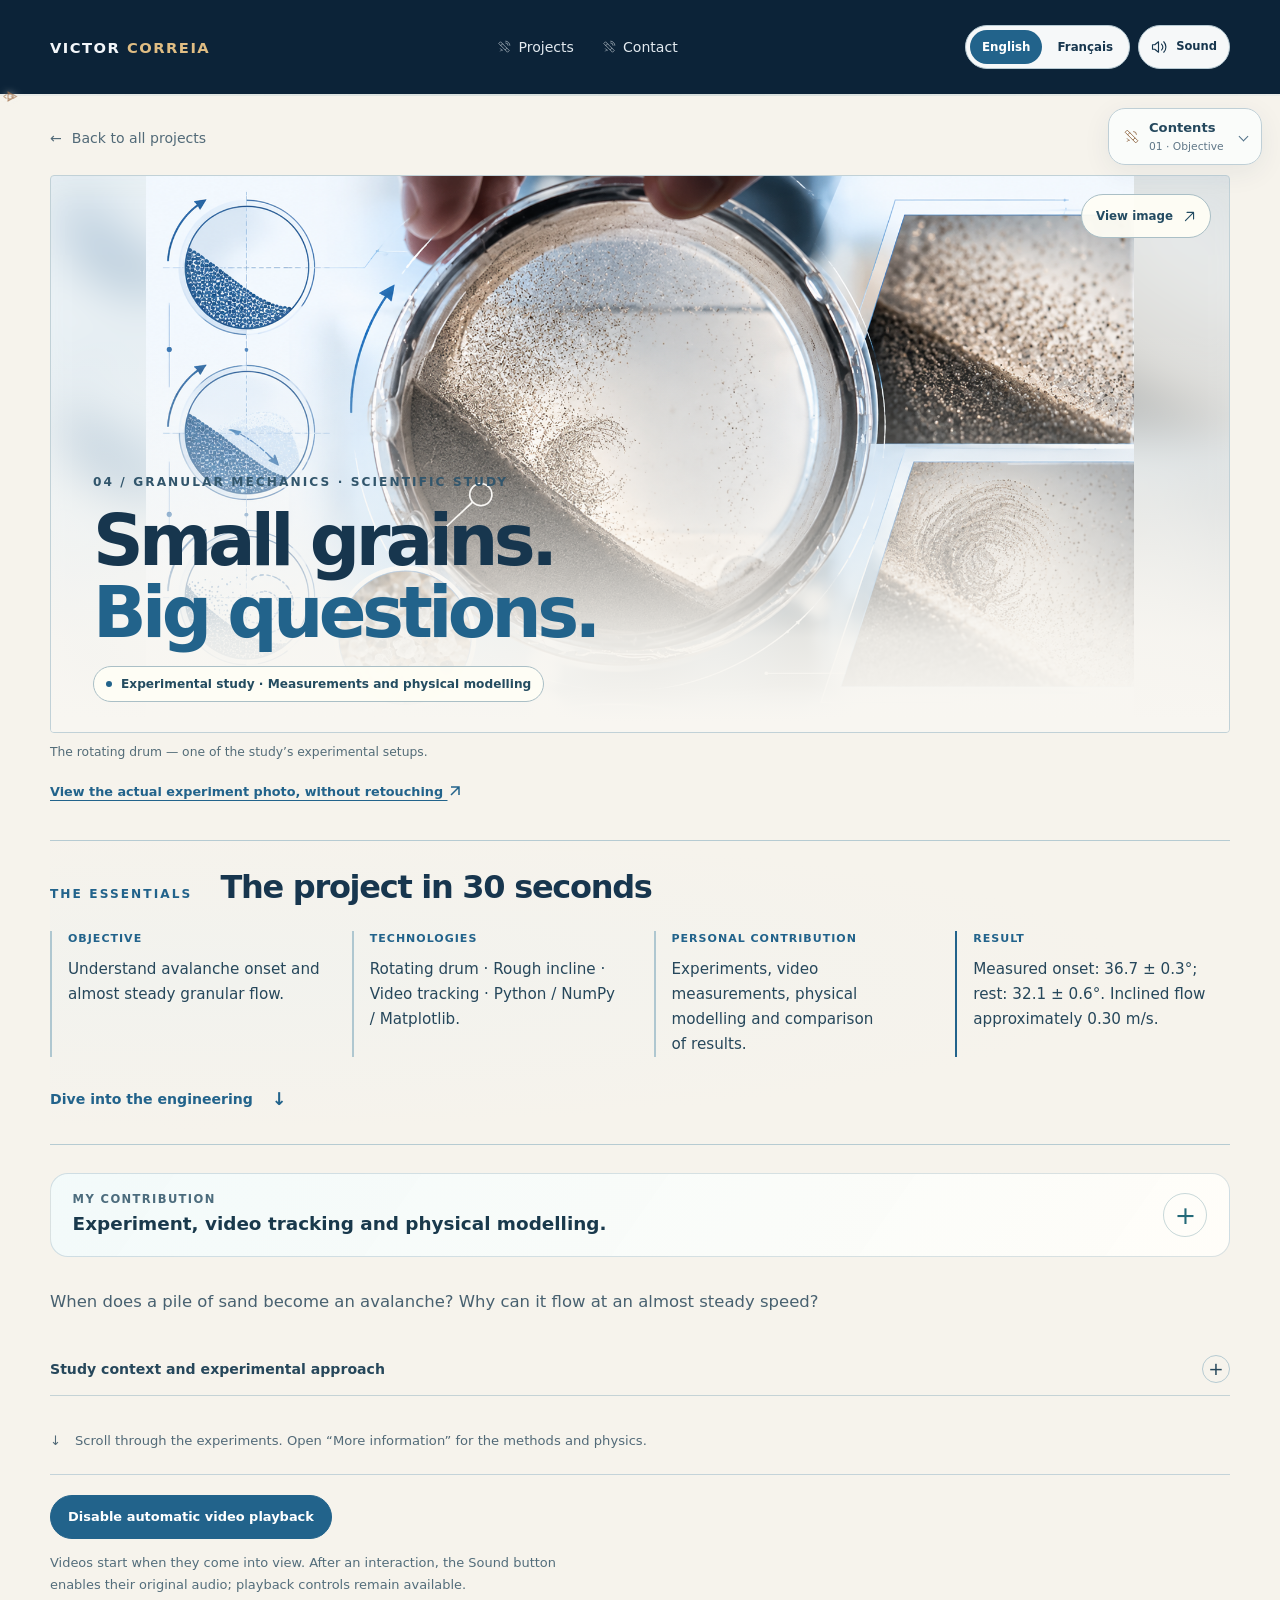
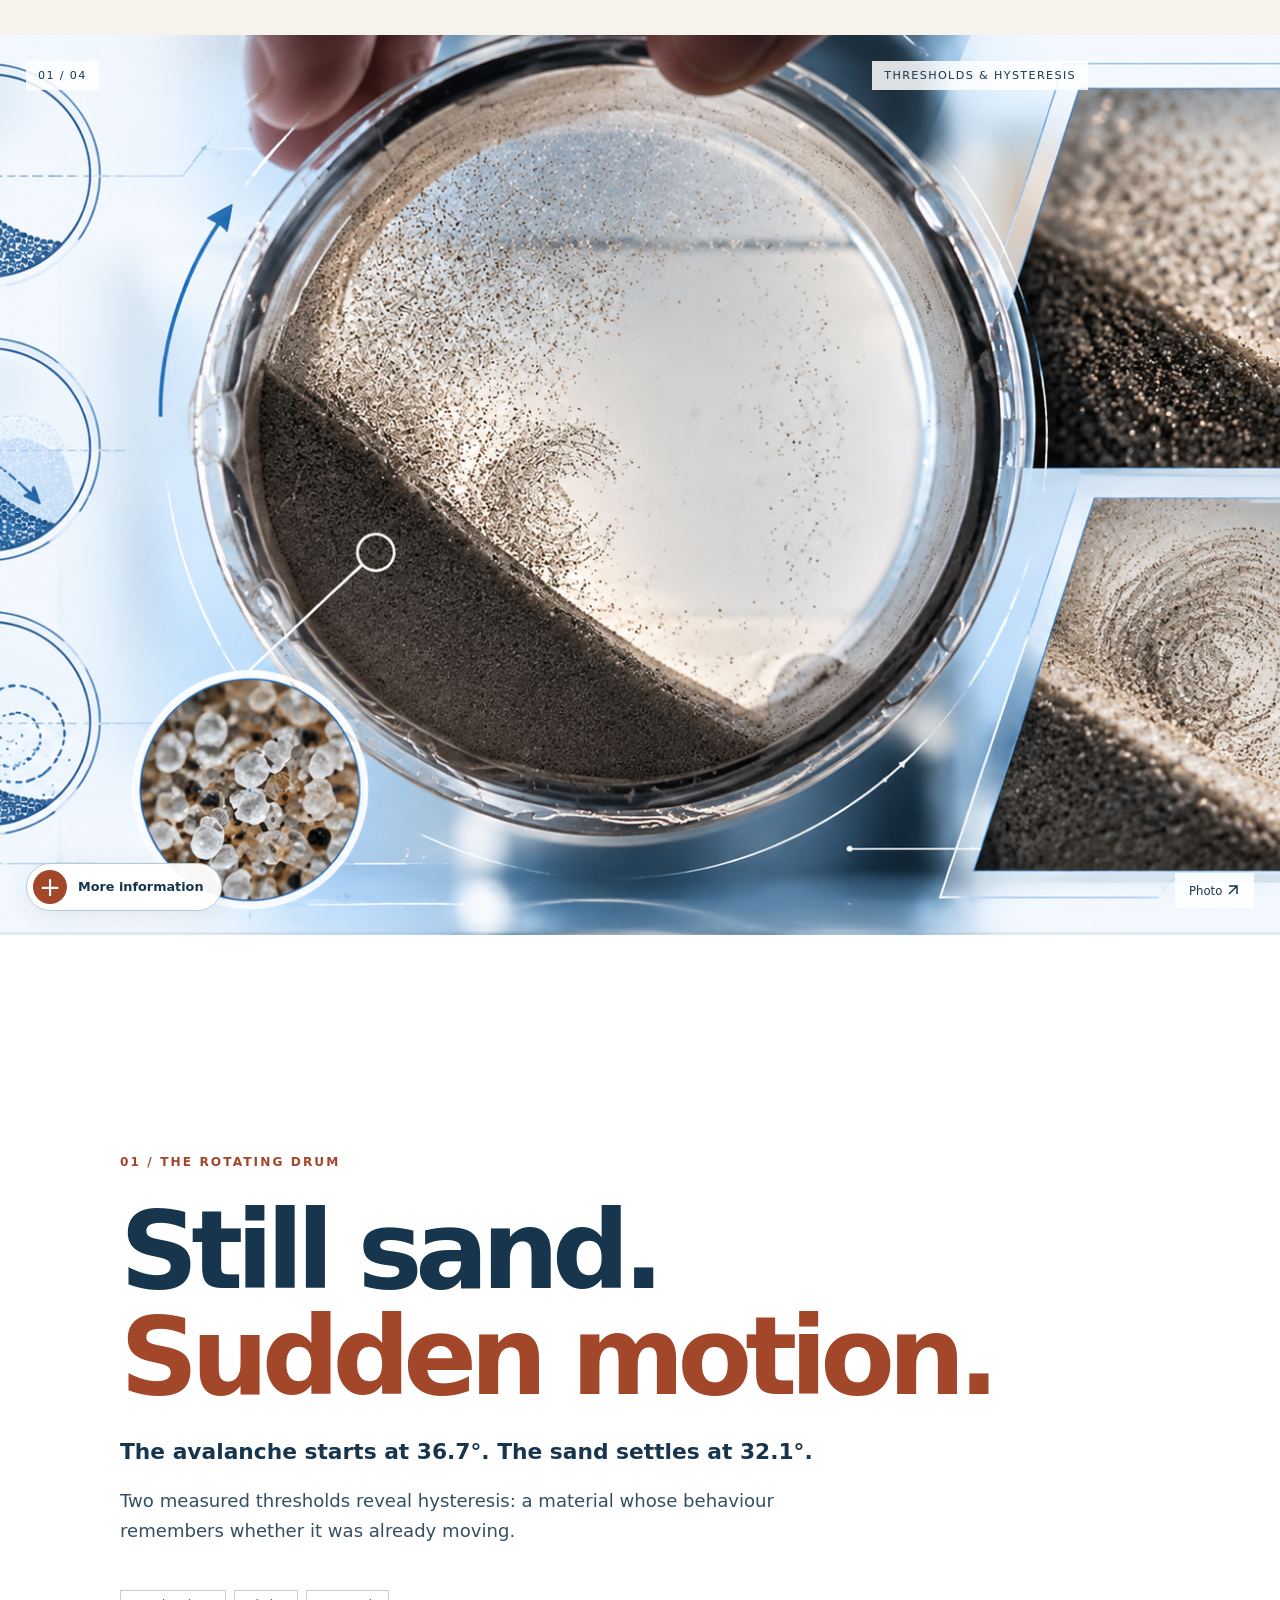
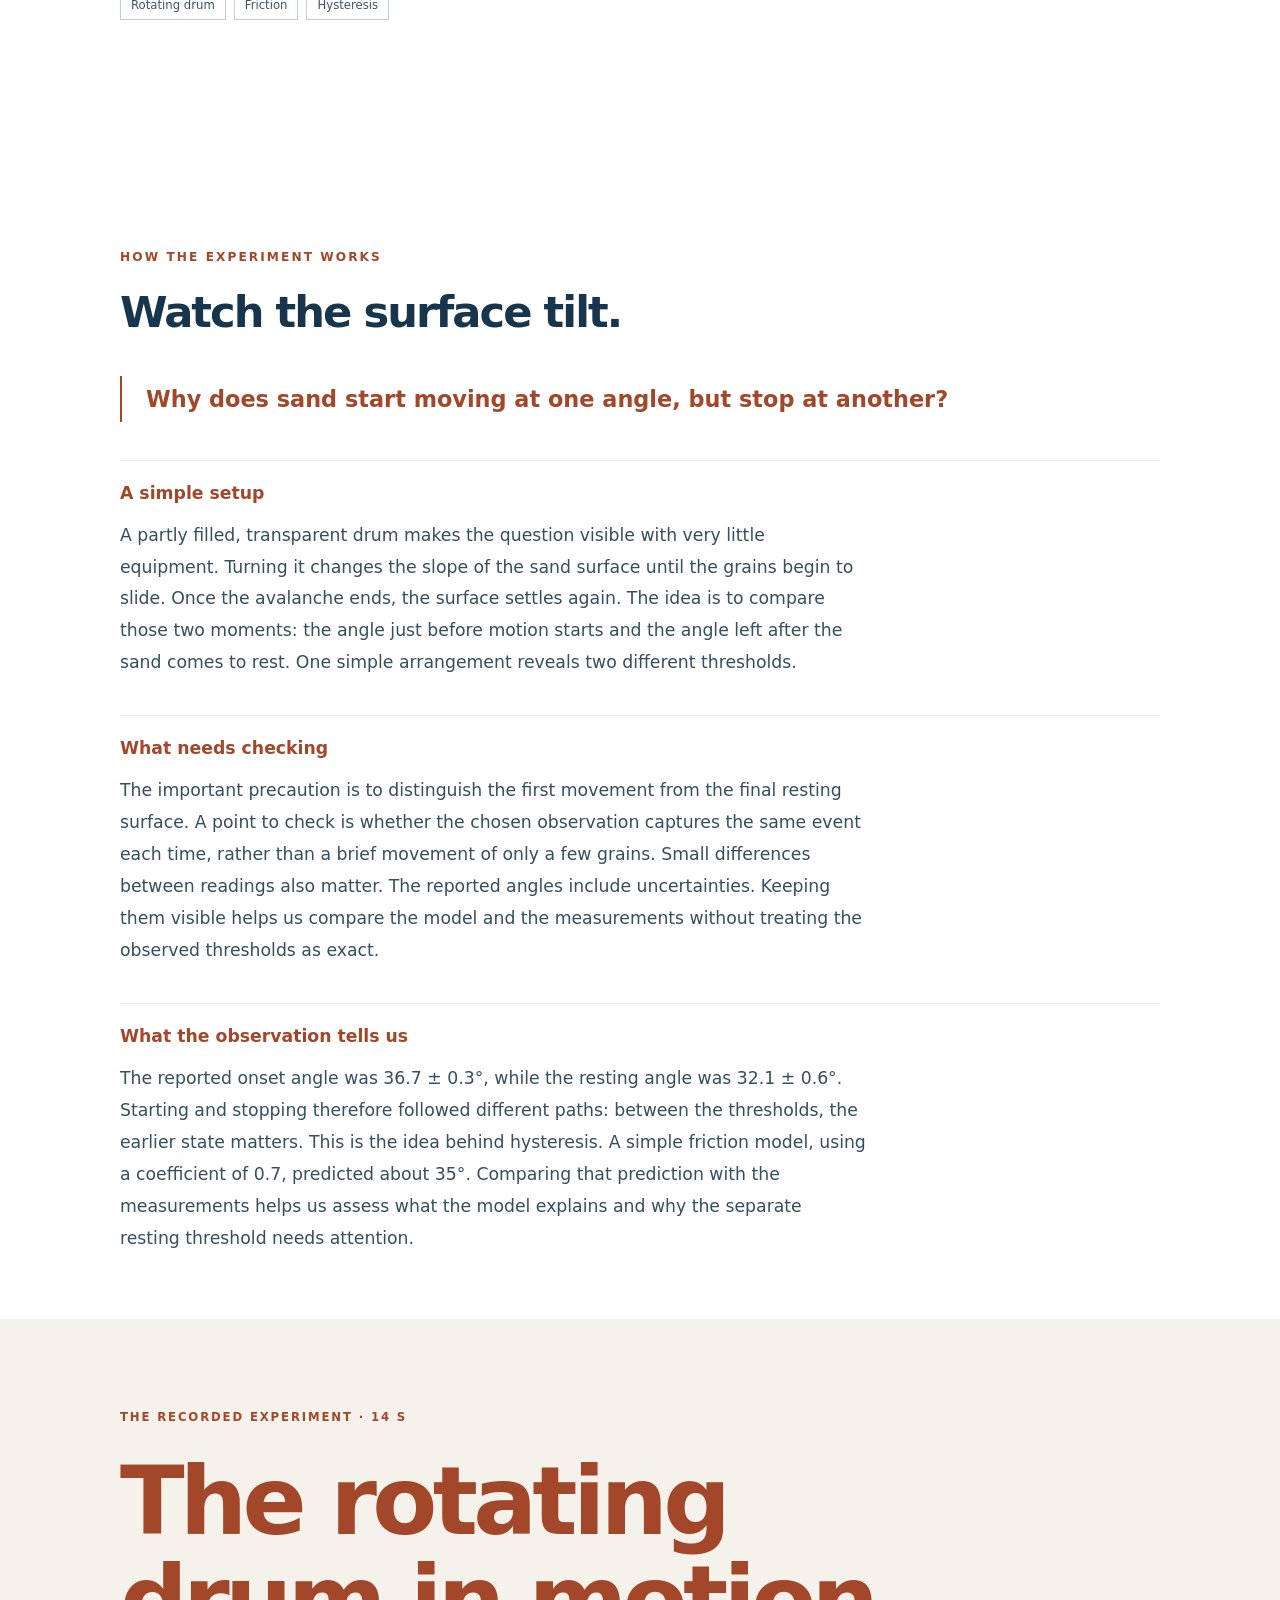
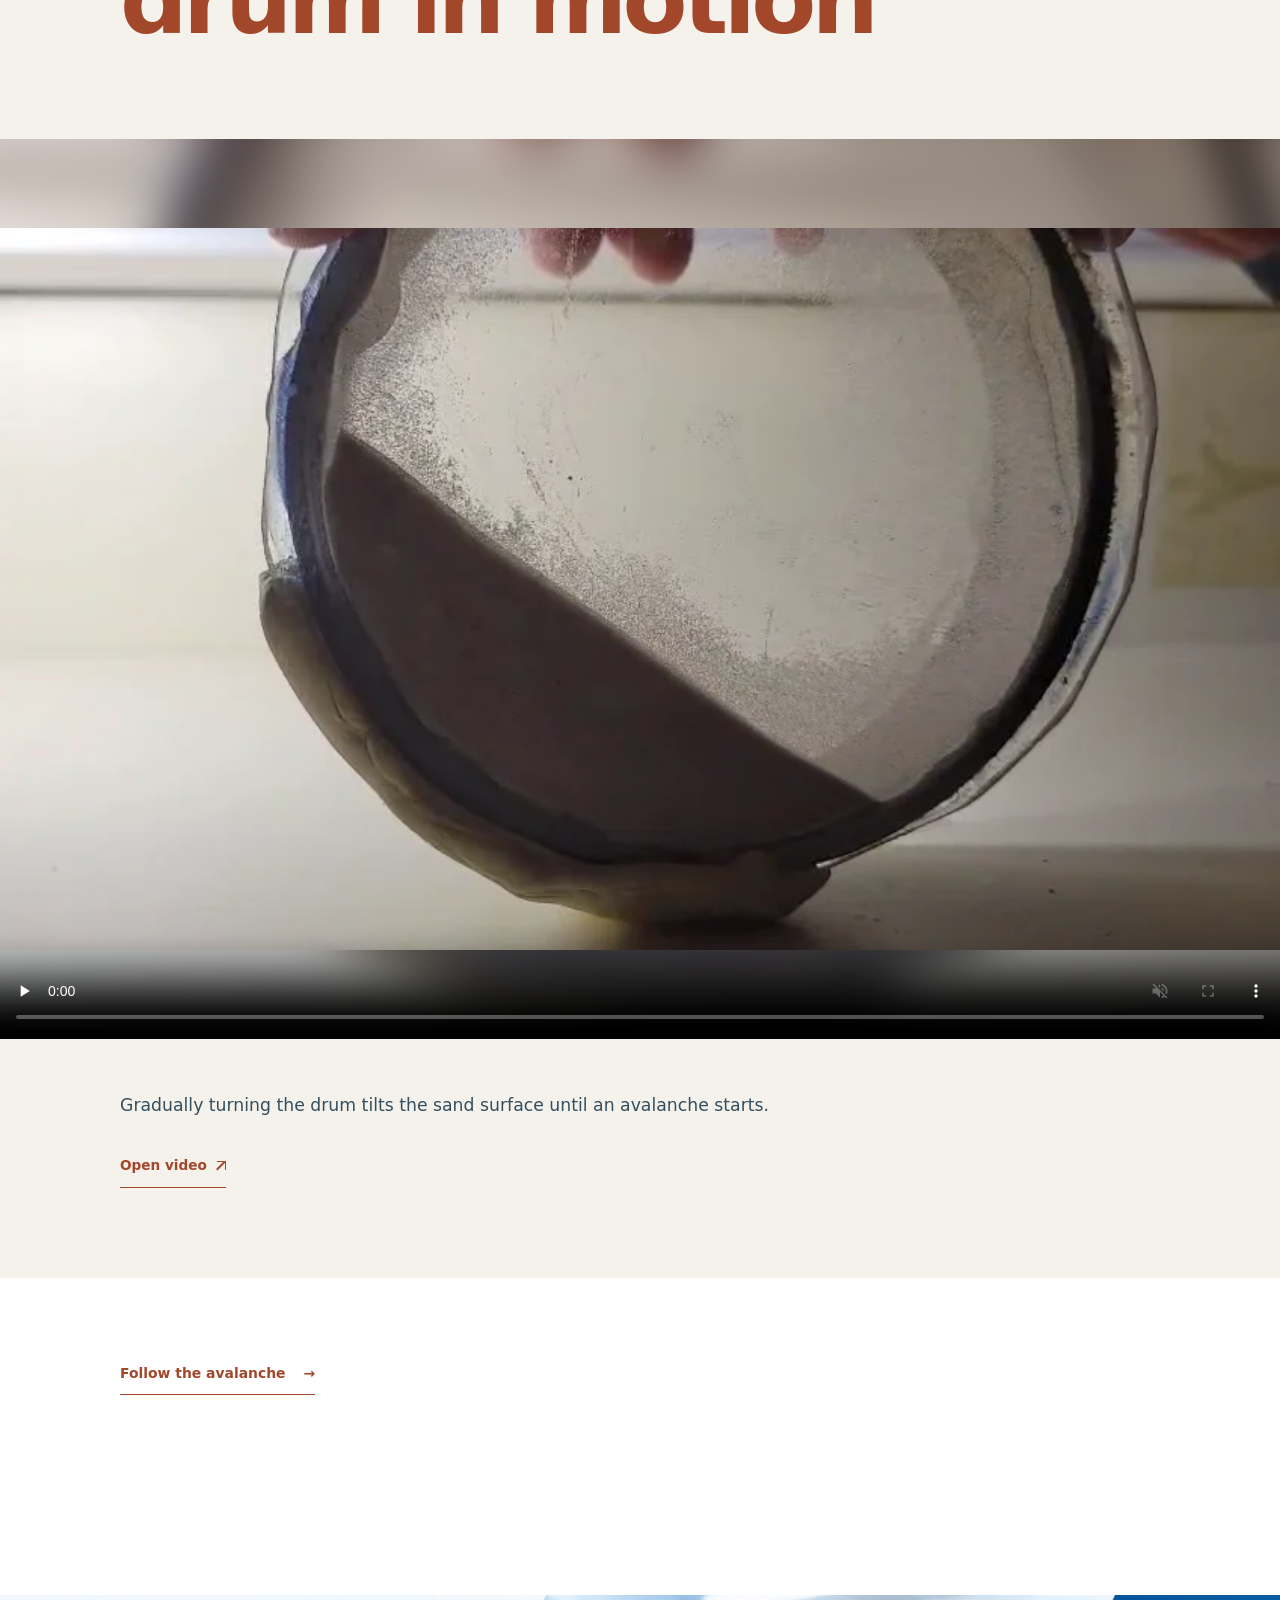
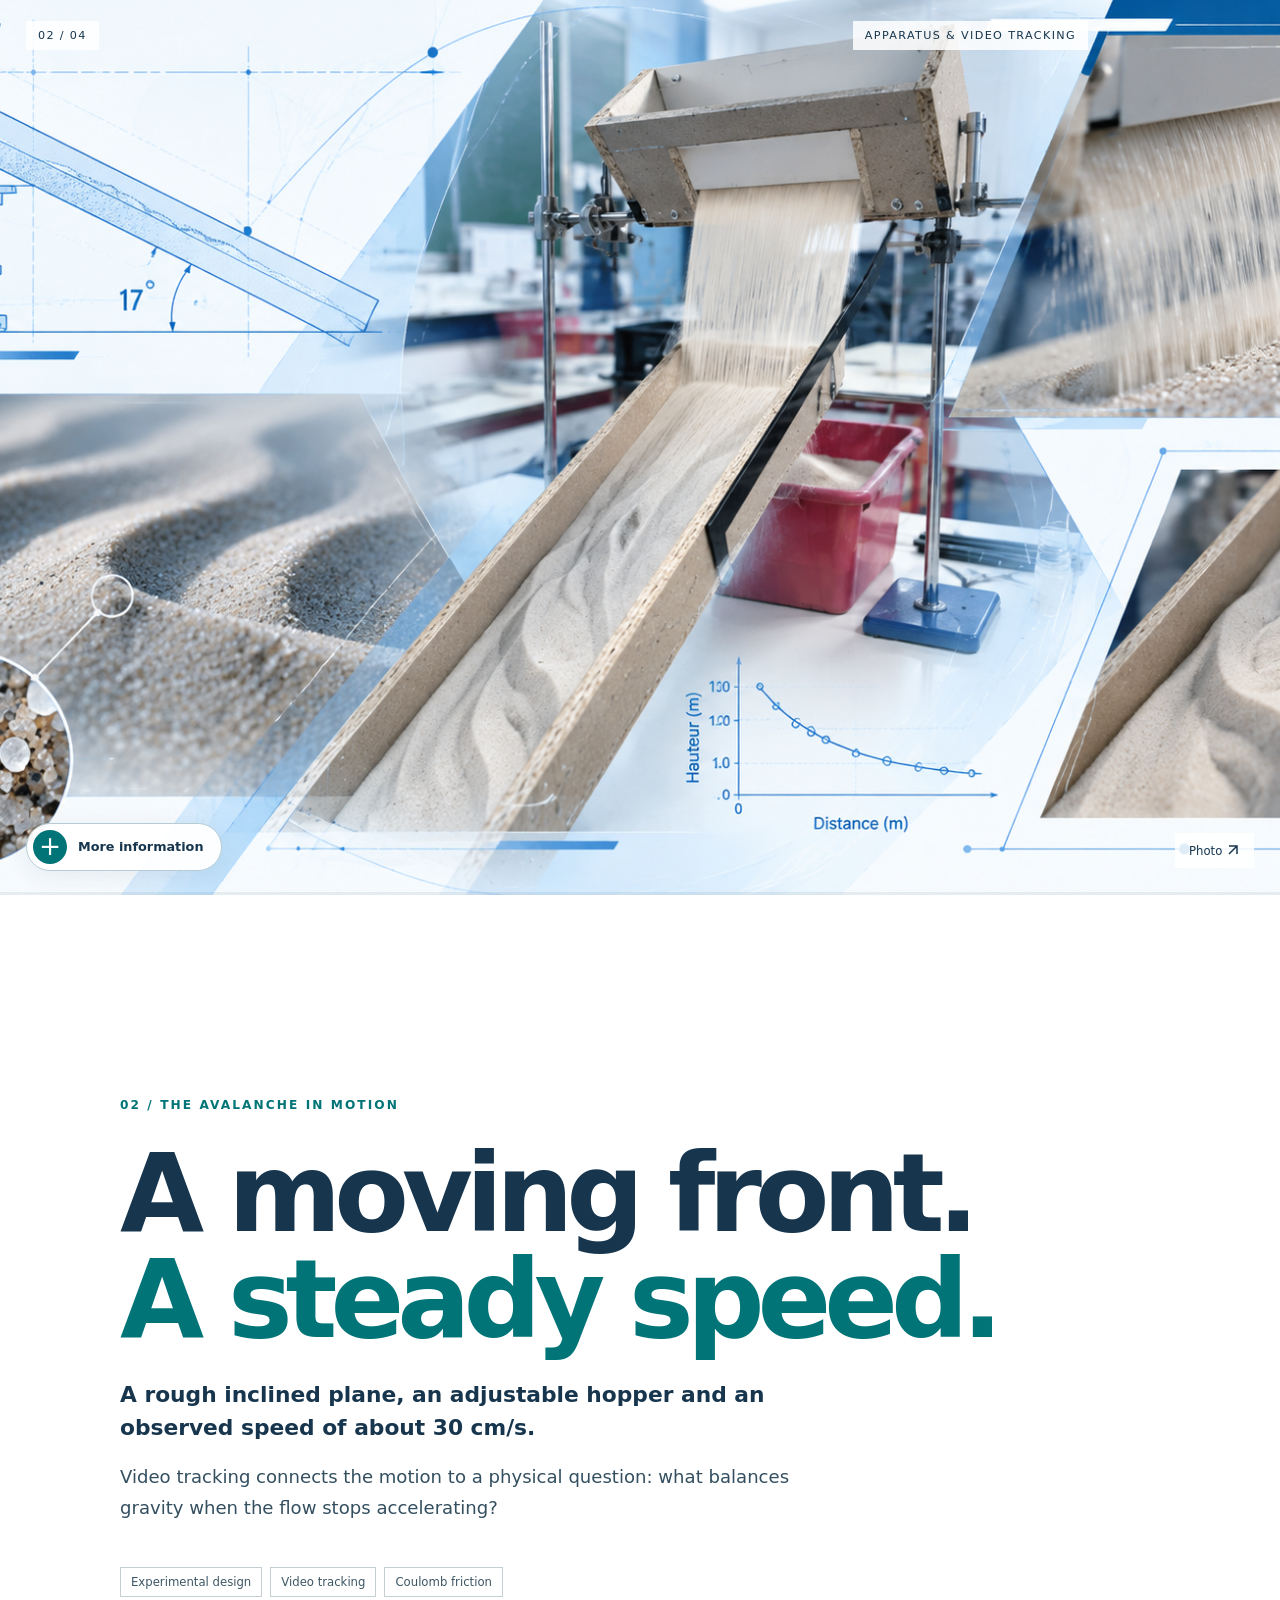
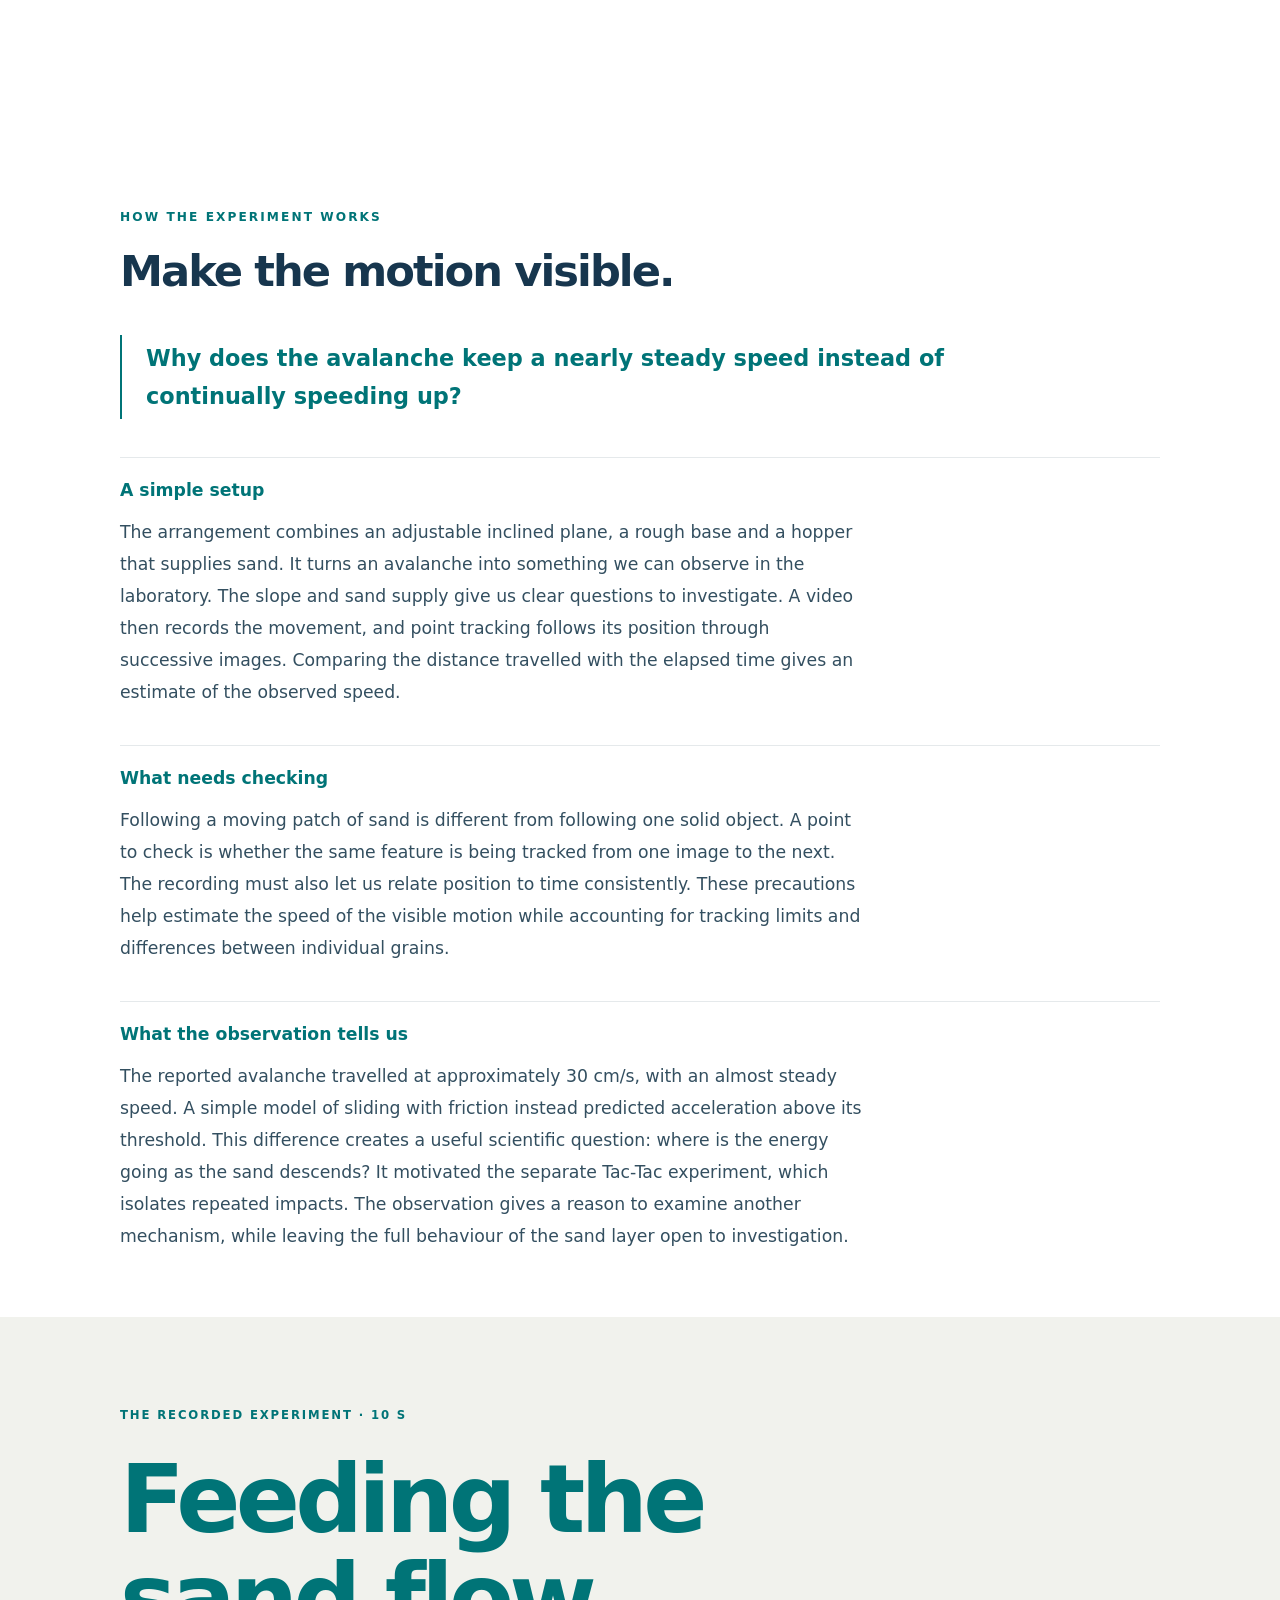
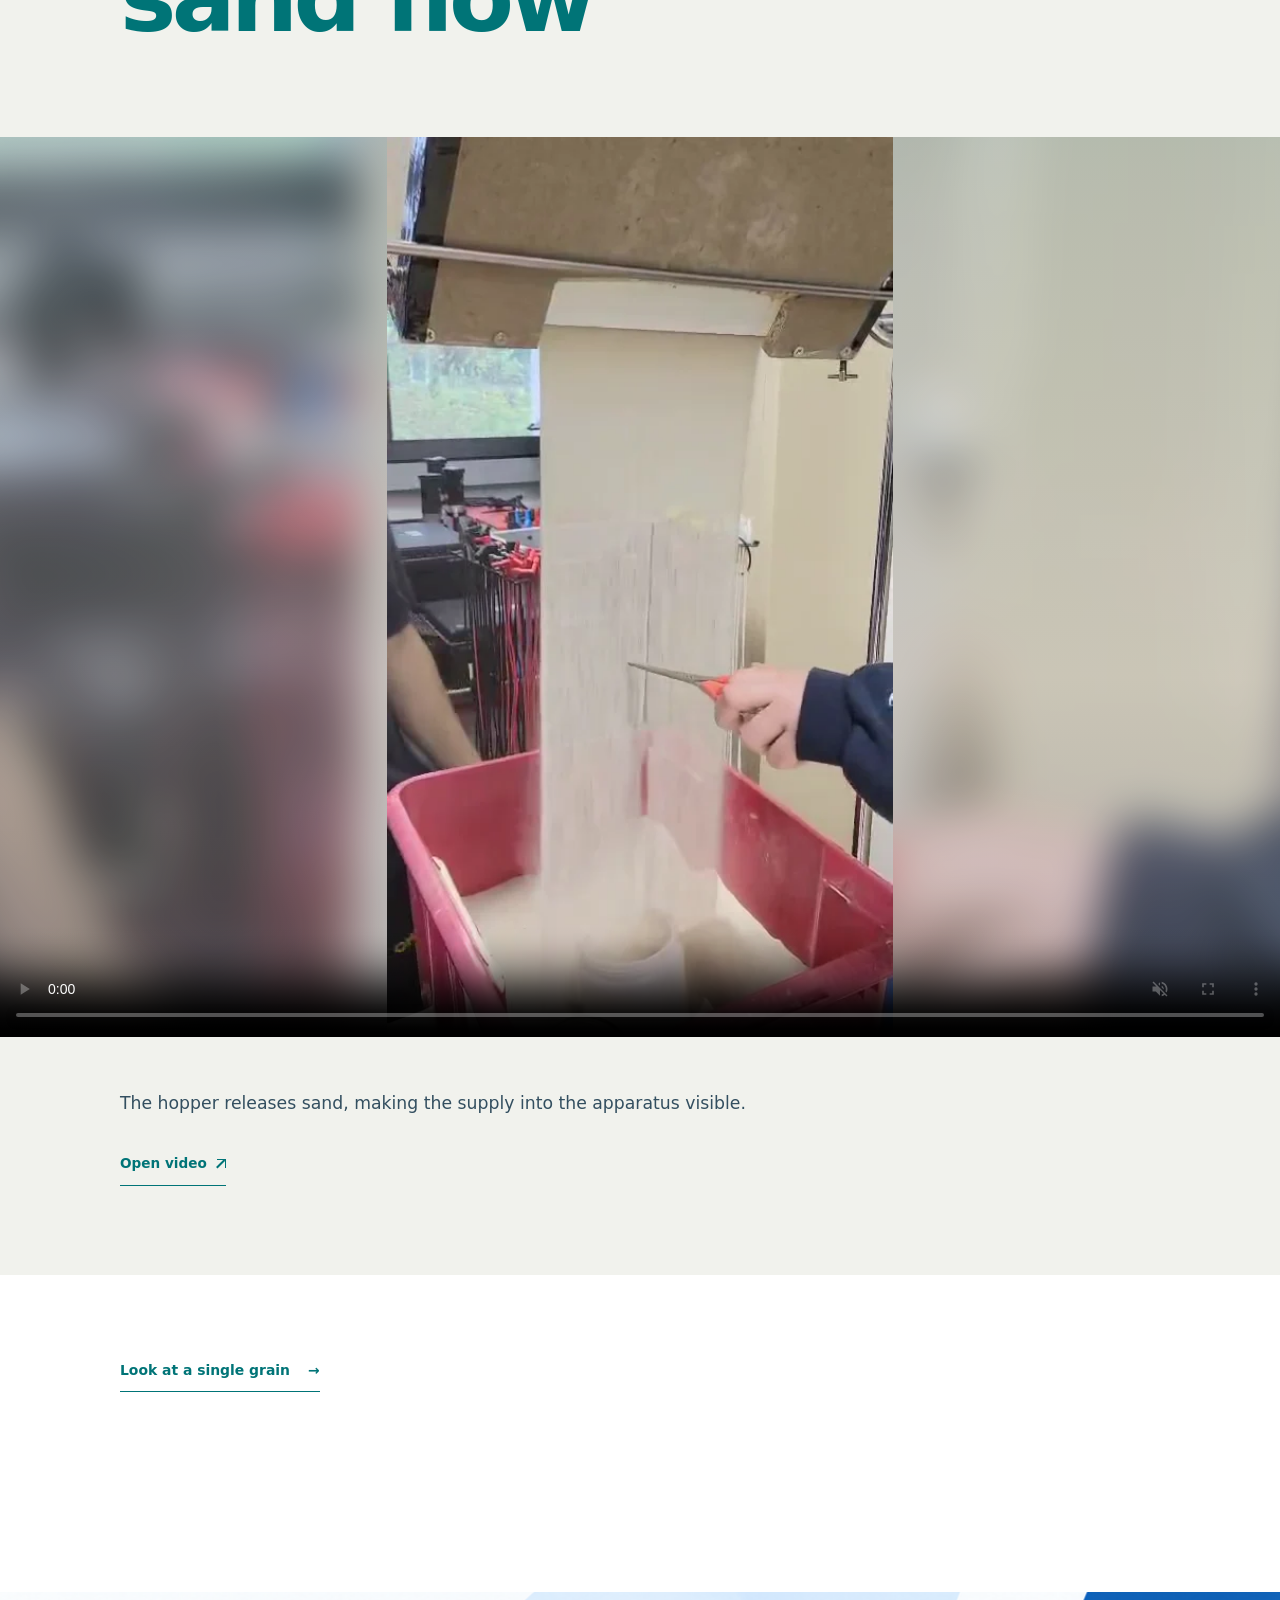
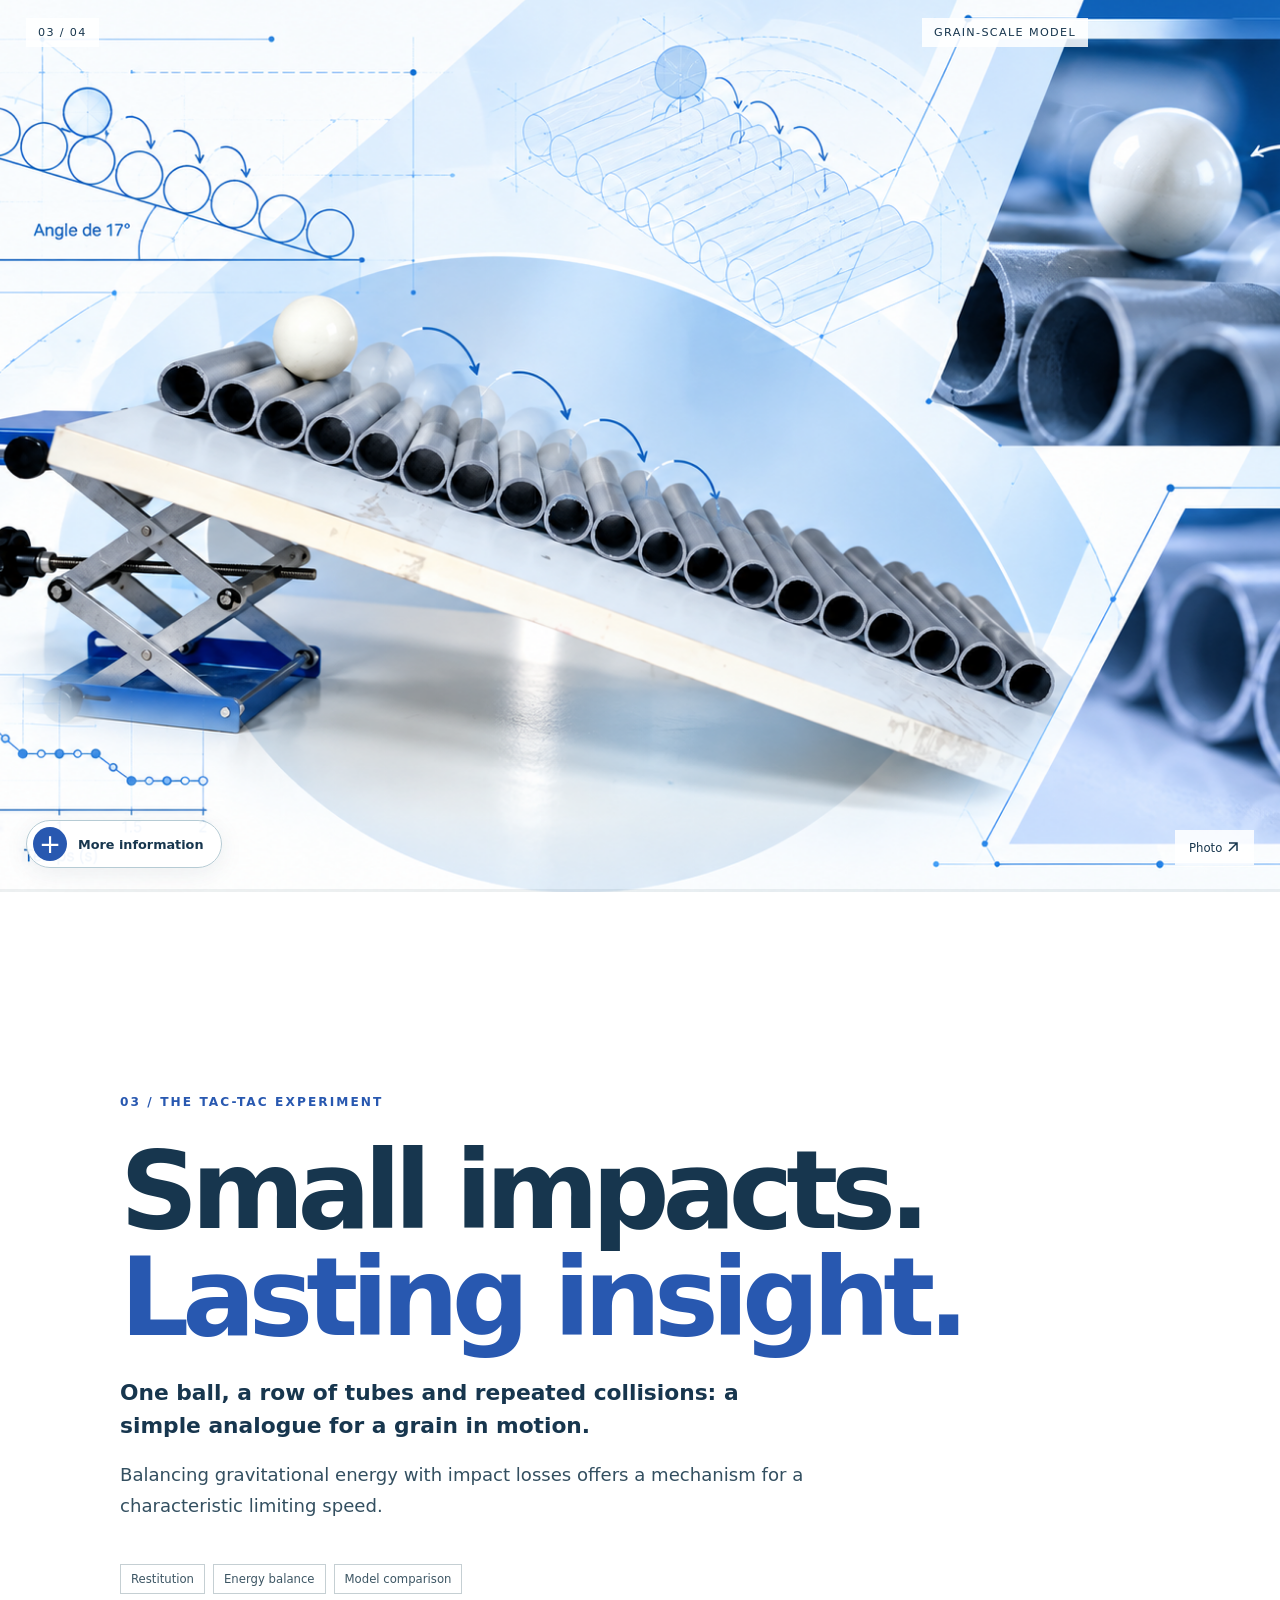
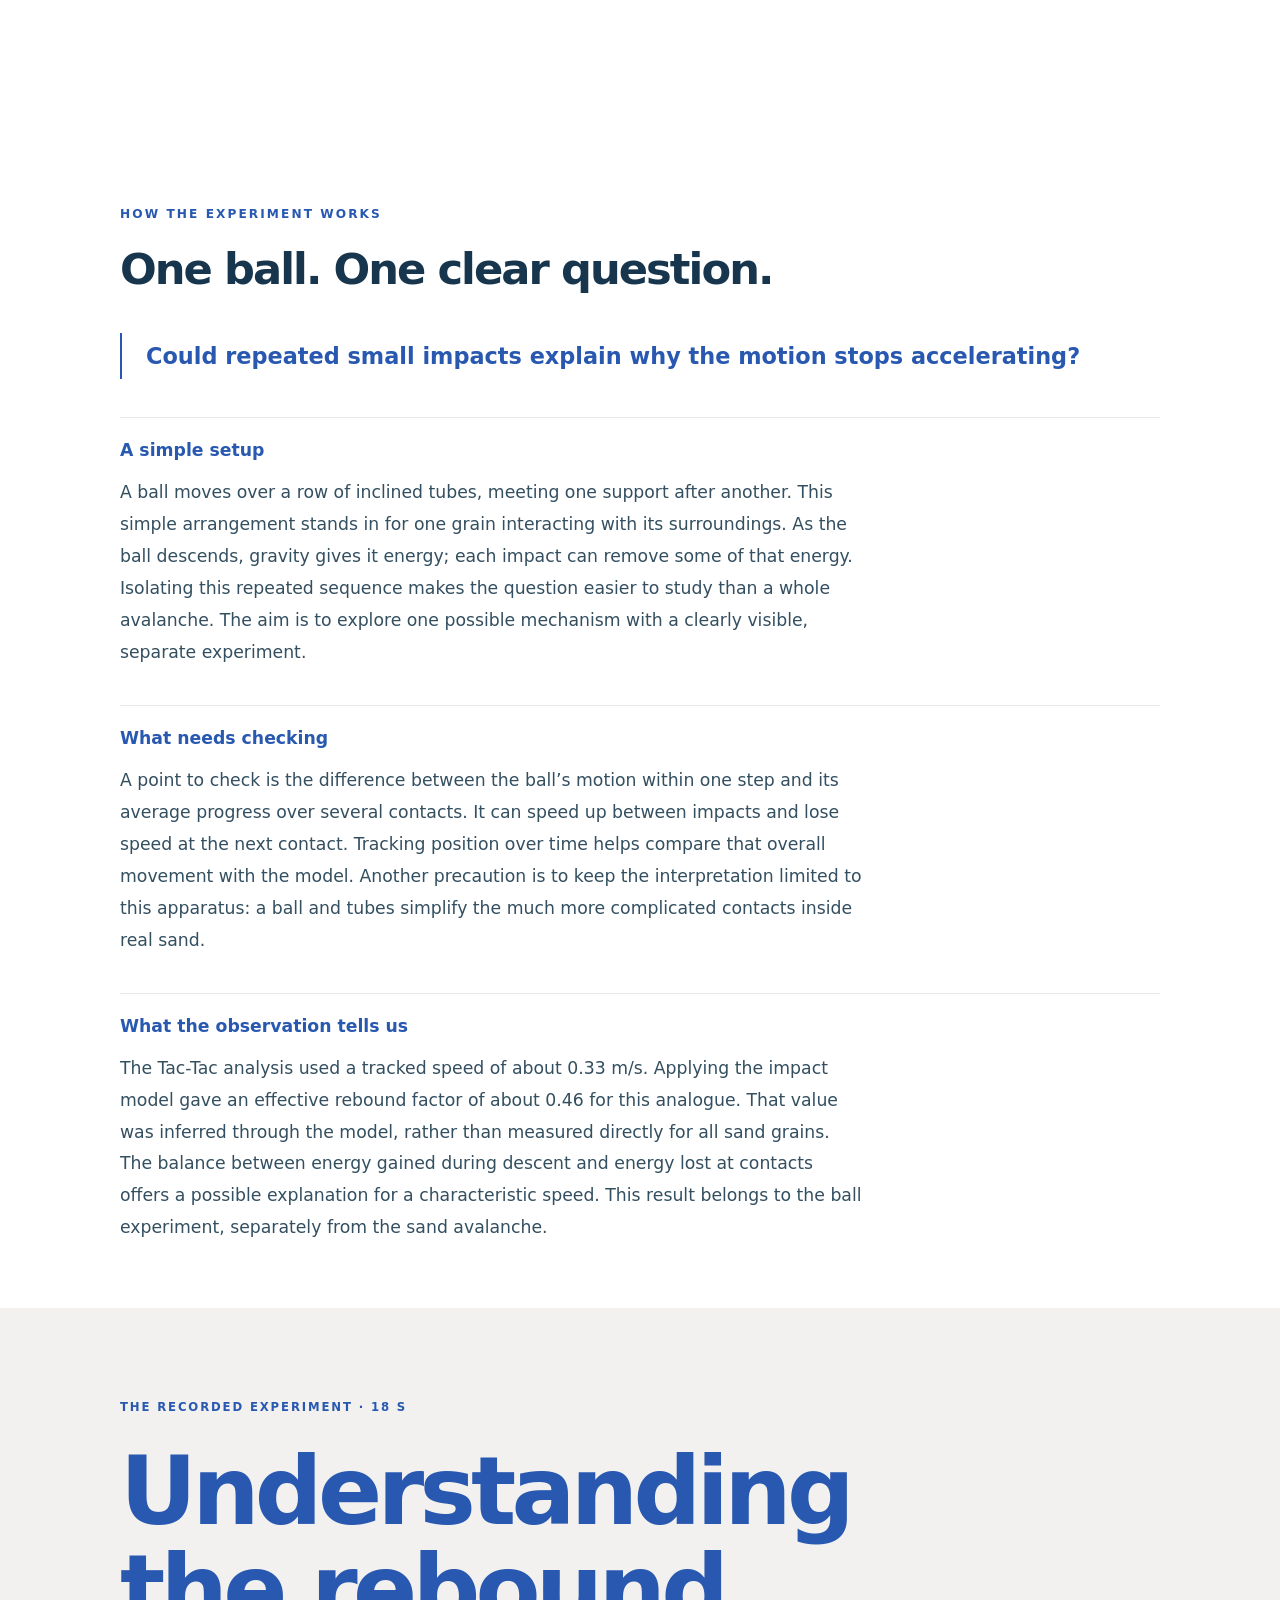
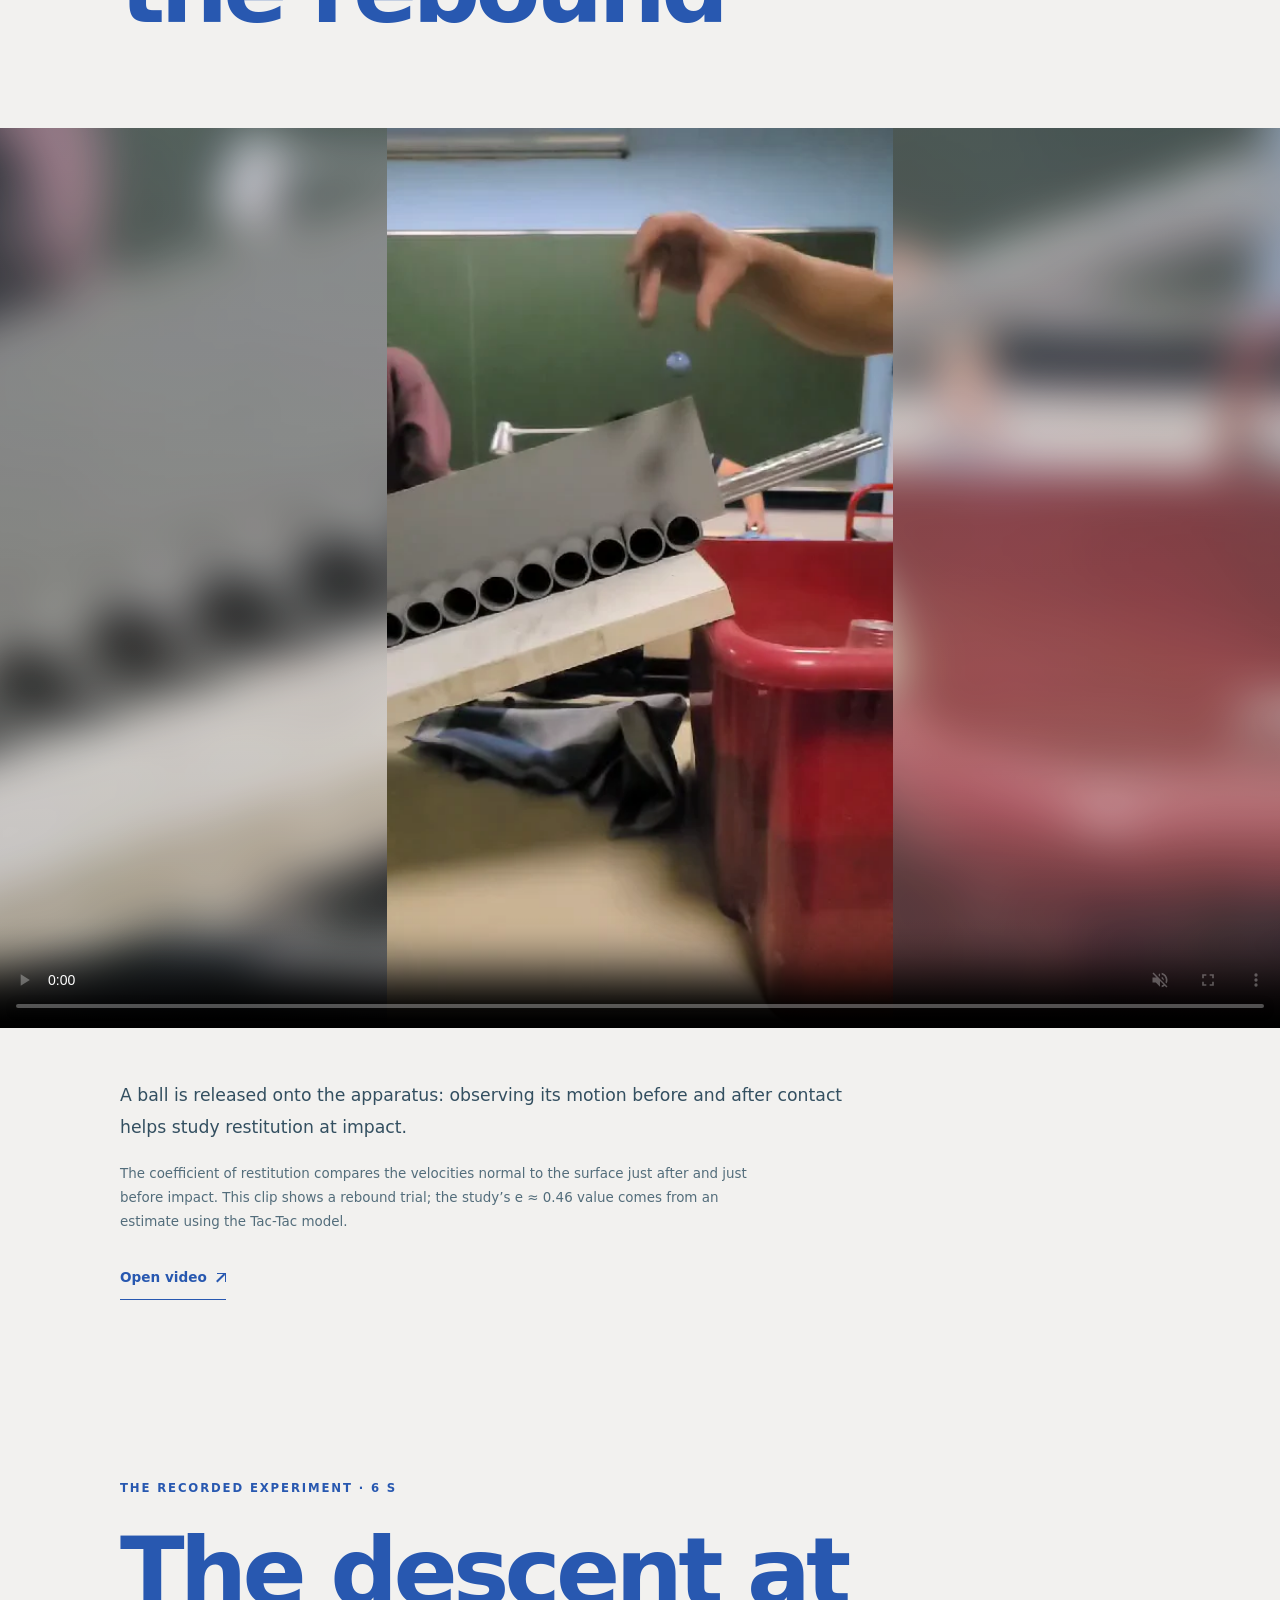
<file: projects/sand-flow.html>
<!doctype html>
<html lang="en">
<head>
<script src="../assets/site-audio.js" defer></script>
  <meta charset="utf-8">
  <meta name="viewport" content="width=device-width, initial-scale=1">
  <meta name="theme-color" content="#f6f3ec">
  <title>Sand avalanche dynamics — Victor Correia</title>
  <meta name="description" content="Victor Correia’s experimental study of sand avalanches: rotating-drum thresholds, video tracking, friction, the Tac-Tac impact model and the influence of layer thickness.">
  <link rel="icon" type="image/svg+xml" href="../assets/favicon.svg">
  <link rel="stylesheet" href="../assets/project.css">
  <link rel="stylesheet" href="../assets/sand-study.css">
  <link rel="stylesheet" href="../assets/sand-science.css">
  <script src="../assets/sand-science.js" defer></script>

<link rel="stylesheet" href="../assets/language.css">
<script src="../assets/language.js" defer></script>
<link rel="alternate" hreflang="en" href="/projects/sand-flow.html">
<link rel="alternate" hreflang="fr" href="/fr/projects/sand-flow.html">
  <link rel="stylesheet" href="../assets/photo-reading.css">
  <link rel="stylesheet" href="../assets/story-demos.css">
  <script src="../assets/photo-reading.js" defer></script>
  <script src="../assets/story-demos.js" defer></script>
  <link rel="stylesheet" href="../assets/project-video.css">
  <link rel="stylesheet" href="../assets/immersive-video.css">
  <script src="../assets/project-video.js" defer></script>
  <link rel="stylesheet" href="../assets/project-brief.css">
<link rel="stylesheet" href="../assets/space-navigation.css">
<script src="../assets/space-navigation.js" defer></script>
<link rel="stylesheet" href="../assets/site-audio.css">
<link rel="stylesheet" href="../assets/project-opening.css">
<link rel="stylesheet" href="../assets/project-reading-nav.css">
<link rel="stylesheet" href="../assets/project-photo-sources.css">
<link rel="stylesheet" href="../assets/project-evidence.css">
<script src="../assets/project-reading-nav.js" defer></script>
</head>
<body class="sand-page">
  <a class="skip-link" href="#main">Skip to content</a>
  <header class="nav wrap">
    <a class="brand" href="../index.html">VICTOR <b>CORREIA</b></a>
    <nav class="nav-links" aria-label="Main navigation"><a href="../index.html#projects"><svg class="space-menu-icon" viewBox="0 0 24 24" fill="none" stroke="currentColor" stroke-width="1.3" stroke-linecap="round" stroke-linejoin="round" aria-hidden="true" focusable="false"><path d="m10 7 7 7-3 3-7-7zM7 10 3 6l3-3 4 4m4 10 4 4 3-3-4-4M6 15l3 3m-3 1 2-2M15 5a4 4 0 0 1 4 4m-4-7a7 7 0 0 1 7 7"/></svg>Projects</a><a href="../index.html#contact"><svg class="space-menu-icon" viewBox="0 0 24 24" fill="none" stroke="currentColor" stroke-width="1.3" stroke-linecap="round" stroke-linejoin="round" aria-hidden="true" focusable="false"><path d="m10 7 7 7-3 3-7-7zM7 10 3 6l3-3 4 4m4 10 4 4 3-3-4-4M6 15l3 3m-3 1 2-2M15 5a4 4 0 0 1 4 4m-4-7a7 7 0 0 1 7 7"/></svg>Contact</a></nav>
  <nav class="language-switch" aria-label="Choose language"><a href="/projects/sand-flow.html" lang="en" hreflang="en" data-language="en" aria-label="English" aria-current="page"><span class="language-name">English</span><span class="language-short" aria-hidden="true">EN</span></a><a href="/fr/projects/sand-flow.html" lang="fr" hreflang="fr" data-language="fr" aria-label="Français"><span class="language-name">Français</span><span class="language-short" aria-hidden="true">FR</span></a></nav></header>
<div class="page-flight-progress" role="progressbar" aria-label="Reading progress" aria-valuemin="0" aria-valuemax="100" aria-valuenow="0" hidden><span class="flight-progress-track" aria-hidden="true"></span><span class="flight-progress-fill" aria-hidden="true"></span><span class="flight-progress-ship" aria-hidden="true"><svg viewBox="0 0 24 24" fill="none" stroke="currentColor" stroke-width="1.3" stroke-linecap="round" stroke-linejoin="round" aria-hidden="true" focusable="false"><path d="M12 2c-3.3 3.7-4.6 8.1-4.1 13h8.2C16.6 10.1 15.3 5.7 12 2Z"/><circle cx="12" cy="8" r="1.5"/><path d="m8 10-3.7 5.5L8 14m8-4 3.7 5.5L16 14M9 18l3 4 3-4"/></svg></span></div>

  <main id="main">
    <section class="case-intro wrap" aria-labelledby="project-title">
      <a class="back-link" href="../index.html#projects"><span aria-hidden="true">←</span> Back to all projects</a>
<div class="project-opening">
  <figure class="project-opening-figure" aria-describedby="project-opening-caption">
    <img class="project-opening-backdrop" src="../assets/sand-study/rotating-drum.webp" width="1672" height="941" alt="" aria-hidden="true" decoding="async">
    <img class="project-opening-image" src="../assets/sand-study/rotating-drum.webp" width="1672" height="941" alt="Technical montage of the rotating sand drum experiment, with close-ups and diagrams." fetchpriority="high" decoding="async">
  </figure>
  <div class="project-opening-copy"><p class="eyebrow">04 / Granular mechanics · Scientific study</p><h1 id="project-title">Small grains.<br><span>Big questions.</span></h1><p class="project-opening-status">Experimental study · Measurements and physical modelling</p></div>
  <a class="project-opening-source" href="../assets/sand-study/rotating-drum.webp" target="_blank" rel="noopener noreferrer" title="Presentation montage" aria-label="Presentation montage">View image<svg viewBox="0 0 16 16" fill="none" stroke="currentColor" stroke-width="1.4" stroke-linecap="round" stroke-linejoin="round" aria-hidden="true" focusable="false"><path d="M5 3h8v8M13 3 3 13"/></svg></a>
</div>
<p class="project-opening-caption" id="project-opening-caption">The rotating drum — one of the study’s experimental setups.</p>
<p class="project-image-source"><a href="../assets/project-originals/sand/drum-experiment.jpeg" target="_blank" rel="noopener noreferrer">View the actual experiment photo, without retouching <svg viewBox="0 0 14 14" fill="none" stroke="currentColor" stroke-width="1.5" aria-hidden="true" focusable="false"><path d="M3 11 11 3M3 3h8v8"/></svg></a></p>

<section class="project-brief" aria-labelledby="project-brief-title">
        <div class="project-brief-heading"><p class="eyebrow">The essentials</p><h2 id="project-brief-title">The project in 30 seconds</h2></div>
        <dl class="project-brief-grid">
<div><dt>Objective</dt><dd>Understand avalanche onset and almost steady granular flow.</dd></div>
<div><dt>Technologies</dt><dd>Rotating drum · Rough incline · Video tracking · Python / NumPy / Matplotlib.</dd></div>
<div><dt>Personal contribution</dt><dd>Experiments, video measurements, physical modelling and comparison of results.</dd></div>
<div><dt>Result</dt><dd>Measured onset: 36.7 ± 0.3°; rest: 32.1 ± 0.6°. Inclined flow approximately 0.30 m/s.</dd></div>
</dl>
        <a class="project-brief-dive" href="#rotating-drum">Dive into the engineering <span aria-hidden="true">↓</span></a>
      </section>
<details class="pe-contribution" id="project-contribution">
  <summary><span class="pe-kicker">My contribution</span><strong>Experiment, video tracking and physical modelling.</strong><span class="pe-expand" aria-hidden="true">+</span></summary>
  <div class="pe-contribution-body"><p>I took part in the experimental study, using observations and video measurements to compare granular motion with simple physical models.</p><ul><li>Work on simple setups: rotating drum, rough inclined plane, variable-feed hopper and the separate Tac-Tac ball analogue.</li><li>Track motion in video and analyse position over time with Python, NumPy and Matplotlib.</li><li>Compare the measurements with Coulomb friction and an impact model, retaining uncertainties and distinguishing the experiments.</li></ul><a class="pe-link" href="#sand-methods">See the experiment-to-model method <svg viewBox="0 0 14 14" fill="none" stroke="currentColor" stroke-width="1.5" aria-hidden="true" focusable="false"><path d="M3 11 11 3M3 3h8v8"/></svg></a></div>
</details>
<details class="project-reading-nav" data-project-reading-nav open>
  <summary><svg class="reading-nav-icon" viewBox="0 0 24 24" fill="none" stroke="currentColor" stroke-width="1.3" stroke-linecap="round" stroke-linejoin="round" aria-hidden="true" focusable="false"><path d="m10 7 7 7-3 3-7-7zM7 10 3 6l3-3 4 4m4 10 4 4 3-3-4-4M6 15l3 3m-3 1 2-2M15 5a4 4 0 0 1 4 4"/></svg><span class="reading-nav-summary-copy"><span>Contents</span><span class="reading-nav-position" id="project-reading-position" data-reading-nav-position>01 · Objective</span></span></summary>
  <nav aria-label="Project reading path"><ol class="reading-nav-links">
<li><a href="#project-brief-title"><span class="reading-nav-number" aria-hidden="true">01</span><span data-reading-nav-label>Objective</span></a></li>
<li><a href="#drum-title"><span class="reading-nav-number" aria-hidden="true">02</span><span data-reading-nav-label>Setup</span></a></li>
<li><a href="#impact-title"><span class="reading-nav-number" aria-hidden="true">03</span><span data-reading-nav-label>Tests</span></a></li>
<li><a href="#project-evidence"><span class="reading-nav-number" aria-hidden="true">04</span><span data-reading-nav-label>Results</span></a></li>
<li><a href="#project-next"><span class="reading-nav-number" aria-hidden="true">05</span><span data-reading-nav-label>Takeaways</span></a></li>
  </ol></nav>
</details>


<p class="opening-context-note">When does a pile of sand become an avalanche? Why can it flow at an almost steady speed?</p>

      <details class="project-context">
        <summary>Study context and experimental approach<span aria-hidden="true">+</span></summary>
        <div class="project-context-copy">
          <p>My study connects experiments, video measurements and physical models—from a rotating drum to a ball travelling over a row of tubes—to explore how granular materials start, move and settle.</p>
      <dl class="intro-facts"><div><dt>Subject</dt><dd>Dynamics of sand avalanches</dd></div><div><dt>Approach</dt><dd>Build · Observe · Model · Compare</dd></div><div><dt>Tools</dt><dd>Video tracking · Python · NumPy · Matplotlib</dd></div></dl>
      <div class="study-brief">
        <div><p class="eyebrow">The scientific question</p><h2>Solid at rest.<br>Flowing in motion.</h2></div>
        <div><p>Sand consists of individual grains, yet a whole layer can behave like a solid or a flowing material. Its response depends on friction, collisions, slope, layer depth and its previous state.</p><p>The project investigates that transition through four connected experiments: characteristic angles in a drum, avalanches on a rough inclined plane fed by a hopper, the Tac-Tac model of repeated impacts, and the influence of sand thickness on stability.</p></div>
      </div>
      <nav class="case-jump-links" aria-label="Explore this study"><a href="#rotating-drum"><svg class="space-menu-icon" viewBox="0 0 24 24" fill="none" stroke="currentColor" stroke-width="1.3" stroke-linecap="round" stroke-linejoin="round" aria-hidden="true" focusable="false"><path d="m10 7 7 7-3 3-7-7zM7 10 3 6l3-3 4 4m4 10 4 4 3-3-4-4M6 15l3 3m-3 1 2-2M15 5a4 4 0 0 1 4 4m-4-7a7 7 0 0 1 7 7"/></svg>The thresholds</a><a href="#granular-flow"><svg class="space-menu-icon" viewBox="0 0 24 24" fill="none" stroke="currentColor" stroke-width="1.3" stroke-linecap="round" stroke-linejoin="round" aria-hidden="true" focusable="false"><path d="m10 7 7 7-3 3-7-7zM7 10 3 6l3-3 4 4m4 10 4 4 3-3-4-4M6 15l3 3m-3 1 2-2M15 5a4 4 0 0 1 4 4m-4-7a7 7 0 0 1 7 7"/></svg>The avalanche</a><a href="#tac-tac"><svg class="space-menu-icon" viewBox="0 0 24 24" fill="none" stroke="currentColor" stroke-width="1.3" stroke-linecap="round" stroke-linejoin="round" aria-hidden="true" focusable="false"><path d="m10 7 7 7-3 3-7-7zM7 10 3 6l3-3 4 4m4 10 4 4 3-3-4-4M6 15l3 3m-3 1 2-2M15 5a4 4 0 0 1 4 4m-4-7a7 7 0 0 1 7 7"/></svg>The Tac-Tac model</a><a href="#layer-depth"><svg class="space-menu-icon" viewBox="0 0 24 24" fill="none" stroke="currentColor" stroke-width="1.3" stroke-linecap="round" stroke-linejoin="round" aria-hidden="true" focusable="false"><path d="m10 7 7 7-3 3-7-7zM7 10 3 6l3-3 4 4m4 10 4 4 3-3-4-4M6 15l3 3m-3 1 2-2M15 5a4 4 0 0 1 4 4m-4-7a7 7 0 0 1 7 7"/></svg>Layer thickness</a><a href="#sand-science"><svg class="space-menu-icon" viewBox="0 0 24 24" fill="none" stroke="currentColor" stroke-width="1.3" stroke-linecap="round" stroke-linejoin="round" aria-hidden="true" focusable="false"><path d="m10 7 7 7-3 3-7-7zM7 10 3 6l3-3 4 4m4 10 4 4 3-3-4-4M6 15l3 3m-3 1 2-2M15 5a4 4 0 0 1 4 4m-4-7a7 7 0 0 1 7 7"/></svg>Try the hysteresis demo</a><a href="#drum-video"><svg class="space-menu-icon" viewBox="0 0 24 24" fill="none" stroke="currentColor" stroke-width="1.3" stroke-linecap="round" stroke-linejoin="round" aria-hidden="true" focusable="false"><path d="m10 7 7 7-3 3-7-7zM7 10 3 6l3-3 4 4m4 10 4 4 3-3-4-4M6 15l3 3m-3 1 2-2M15 5a4 4 0 0 1 4 4m-4-7a7 7 0 0 1 7 7"/></svg>Watch the experiments</a></nav>
        </div>
      </details>
      <p class="scroll-hint"><span aria-hidden="true">↓</span> Scroll through the experiments. Open “More information” for the methods and physics.</p>
      <div class="video-playback-settings"><button class="video-auto-toggle" type="button" hidden aria-pressed="true">Automatic playback enabled</button><p class="video-playback-hint">Use the controls to play, pause or turn on the sound.</p></div>
    </section>

    <section class="photo-story scene-drum" id="rotating-drum" aria-labelledby="drum-title">
      <div class="story-stage">
        <div class="scene-wash" aria-hidden="true"></div>
        <figure class="story-figure">
          <img class="story-photo" src="../assets/sand-study/rotating-drum.webp" width="1672" height="941" alt="Technical montage of a transparent drum containing sand, with diagrams of rotation and close-ups of the grains." fetchpriority="high" decoding="async">
          <figcaption class="photo-label">01 / The rotating-drum experiment</figcaption>
        </figure>
      </div>
      <div class="story-frame">
        <div class="chapter-meta" aria-hidden="true"><span>01 / 04</span><span>Thresholds & hysteresis</span></div>
        <a class="photo-full" href="../assets/project-originals/sand/drum-experiment.jpeg" target="_blank" rel="noopener noreferrer" aria-label="View full rotating-drum image (opens in a new tab)" title="Experiment photo" aria-label="Experiment photo">Photo <svg viewBox="0 0 14 14" fill="none" stroke="currentColor" stroke-width="1.5" aria-hidden="true" focusable="false"><path d="M3 11 11 3M3 3h8v8"/></svg></a>
        <details class="chapter-more" name="chapter-information">
          <summary><span class="more-icon" aria-hidden="true">+</span><span>More information</span></summary>
          <div class="more-panel" role="region" aria-labelledby="drum-more-title">
            <button class="more-close" type="button" aria-label="Close rotating-drum information" hidden>×</button>
            <p class="eyebrow">01 / Onset, rest & friction</p>
            <h3 id="drum-more-title">Two angles.<br>One memory.</h3>
            <dl class="more-facts"><div><dt>Onset angle</dt><dd>θ<sub>a</sub> = 36.7 ± 0.3° · reported measurement</dd></div><div><dt>Resting angle</dt><dd>θ<sub>r</sub> = 32.1 ± 0.6° · reported measurement</dd></div><div><dt>Model input</dt><dd>Friction coefficient μ = 0.7</dd></div></dl>
            <h4>What the experiment studies</h4><p>Rotating a partly filled drum raises the slope of the sand surface. An avalanche starts at a higher angle; after the grains move, the surface settles at a lower resting angle.</p>
            <h4>Why history matters</h4><p>This difference illustrates hysteresis. Between the two thresholds, whether sand rests or flows depends on its previous state. Starting motion and stopping motion follow different paths.</p>
            <h4>The Coulomb model</h4><p>The static-friction condition is T ≤ μN, where T is the tangential force and N the normal force. At the limiting angle:</p>
            <p class="panel-equation">θ<sub>c</sub> = arctan(μ) ≈ 35° for μ = 0.7</p>
            <p>This is a simplified model prediction, compared with the measured onset of 36.7°. The drum experiment also reveals a separate resting threshold.</p>
            <p class="source-note">Reported results and model: study presentation, slides 4–6. The ± values are reproduced as reported.</p>
          <div class="project-photo-source"><h4>Image and source</h4><p>Unretouched photograph extracted from the project report, p. 4. The page visual is an illustrative montage.</p><ul><li><a href="../assets/sand-study/rotating-drum.webp" target="_blank" rel="noopener noreferrer">Presentation montage <svg viewBox="0 0 14 14" fill="none" stroke="currentColor" stroke-width="1.5" aria-hidden="true" focusable="false"><path d="M3 11 11 3M3 3h8v8"/></svg></a></li><li><a href="../assets/project-originals/sand/drum-experiment.jpeg" target="_blank" rel="noopener noreferrer">Experiment photo · p. 4 <svg viewBox="0 0 14 14" fill="none" stroke="currentColor" stroke-width="1.5" aria-hidden="true" focusable="false"><path d="M3 11 11 3M3 3h8v8"/></svg></a></li></ul></div></div>
        </details>
        <div class="chapter-progress" aria-hidden="true"><span></span></div>
      </div>
      <div class="chapter-content chapter-before-video">
        <div class="chapter-copy">
          <p class="eyebrow">01 / The rotating drum</p>
          <h2 id="drum-title"><span class="title-line">Still sand.</span> <span class="title-line title-accent">Sudden motion.</span></h2>
          <p class="chapter-lead">The avalanche starts at 36.7°. The sand settles at 32.1°.</p>
          <p>Two measured thresholds reveal hysteresis: a material whose behaviour remembers whether it was already moving.</p>
          <ul class="chapter-tags" aria-label="Key topics"><li>Rotating drum</li><li>Friction</li><li>Hysteresis</li></ul>

        </div>
        <article class="chapter-narrative" aria-labelledby="rotating-drum-narrative-title">
          <header class="narrative-header"><p class="eyebrow">How the experiment works</p><h3 id="rotating-drum-narrative-title">Watch the surface tilt.</h3></header>
          <blockquote class="narrative-question">Why does sand start moving at one angle, but stop at another?</blockquote>
          <div class="narrative-sections">
            <section class="narrative-section"><h4>A simple setup</h4><p>A partly filled, transparent drum makes the question visible with very little equipment. Turning it changes the slope of the sand surface until the grains begin to slide. Once the avalanche ends, the surface settles again. The idea is to compare those two moments: the angle just before motion starts and the angle left after the sand comes to rest. One simple arrangement reveals two different thresholds.</p></section>
            <section class="narrative-section"><h4>What needs checking</h4><p>The important precaution is to distinguish the first movement from the final resting surface. A point to check is whether the chosen observation captures the same event each time, rather than a brief movement of only a few grains. Small differences between readings also matter. The reported angles include uncertainties. Keeping them visible helps us compare the model and the measurements without treating the observed thresholds as exact.</p></section>
            <section class="narrative-section"><h4>What the observation tells us</h4><p>The reported onset angle was 36.7 ± 0.3°, while the resting angle was 32.1 ± 0.6°. Starting and stopping therefore followed different paths: between the thresholds, the earlier state matters. This is the idea behind hysteresis. A simple friction model, using a coefficient of 0.7, predicted about 35°. Comparing that prediction with the measurements helps us assess what the model explains and why the separate resting threshold needs attention.</p></section>
          </div>

        </article>
      </div>
      <div class="video-sequence">
        <figure class="project-video video-immersive" id="drum-video" aria-labelledby="drum-video-title" style="--video-accent:#a3472b">
          <div class="video-heading"><p class="eyebrow">The recorded experiment · 14 s</p><h3 id="drum-video-title">The rotating drum in motion</h3></div>
          <div class="video-screen" style="--video-poster:url('/assets/sand-study/videos/drum-flow.webp')">
            <video controls muted playsinline preload="none" poster="../assets/sand-study/videos/drum-flow.webp" width="848" height="478" aria-label="The rotating drum in motion" data-scroll-play>
              <source src="../assets/sand-study/videos/drum-flow.mp4" type="video/mp4">
              <a href="../assets/sand-study/videos/drum-flow.mp4">Watch the MP4 video</a>
            </video>
          </div>
          <figcaption>
            <p class="video-summary">Gradually turning the drum tilts the sand surface until an avalanche starts.</p>
            <div class="video-actions"><a class="video-open" href="../assets/sand-study/videos/drum-flow.mp4" target="_blank" rel="noopener noreferrer">Open video <span aria-hidden="true">↗</span></a></div>
          </figcaption>
        </figure>
      </div>
      <div class="chapter-content chapter-continuation">
        <div class="chapter-narrative">
          <a class="chapter-next" href="#granular-flow">Follow the avalanche <span aria-hidden="true">→</span></a>
        </div>
      </div>
    </section>

    <section class="photo-story scene-flow" id="granular-flow" aria-labelledby="flow-title">
      <div class="story-stage">
        <div class="scene-wash" aria-hidden="true"></div>
        <figure class="story-figure">
          <img class="story-photo" src="../assets/sand-study/granular-flow.webp" width="1672" height="941" alt="Technical montage of a hopper feeding sand onto an inclined channel, with close-ups of the flow and deposited sand." loading="lazy" decoding="async">
          <figcaption class="photo-label">02 / Hopper and inclined-plane apparatus</figcaption>
        </figure>
      </div>
      <div class="story-frame">
        <div class="chapter-meta" aria-hidden="true"><span>02 / 04</span><span>Apparatus & video tracking</span></div>
        <a class="photo-full" href="../assets/project-originals/sand/hopper-flow-experiment.jpeg" target="_blank" rel="noopener noreferrer" aria-label="View full granular-flow image (opens in a new tab)" title="Experiment photo" aria-label="Experiment photo">Photo <svg viewBox="0 0 14 14" fill="none" stroke="currentColor" stroke-width="1.5" aria-hidden="true" focusable="false"><path d="M3 11 11 3M3 3h8v8"/></svg></a>
        <details class="chapter-more" name="chapter-information">
          <summary><span class="more-icon" aria-hidden="true">+</span><span>More information</span></summary>
          <div class="more-panel" role="region" aria-labelledby="flow-more-title">
            <button class="more-close" type="button" aria-label="Close avalanche information" hidden>×</button>
            <p class="eyebrow">02 / Build, measure & question</p>
            <h3 id="flow-more-title">Build the flow.<br>Track the motion.</h3>
            <dl class="more-facts"><div><dt>Apparatus</dt><dd>Inclinable plane with a rough base</dd></div><div><dt>Sand supply</dt><dd>Adjustable-flow hopper</dd></div><div><dt>Reported speed</dt><dd>Approximately 30 cm/s · 0.30 m/s</dd></div></dl>
            <h4>Creating an observable avalanche</h4><p>The project included building an inclinable plane and a hopper to regulate the sand supply. The roughened base helps study flow over a granular surface, while the adjustable feed allows investigation of how supply affects the avalanche.</p>
            <h4>From video to motion</h4><p>Point-tracking software follows the observed motion through successive frames. Position versus time makes it possible to estimate speed. In the reported avalanche observation, that speed was approximately steady at 30 cm/s.</p>
            <h4>A model that raises another question</h4><p>A sliding-block model with Coulomb friction gives:</p>
            <p class="panel-equation">dv/dt = g(sin θ − μ cos θ)</p>
            <p>For a slope above its friction threshold, this model predicts acceleration. That differs from the almost steady motion observed here, motivating a closer look at energy losses through repeated impacts.</p>
            <p class="source-note">Apparatus, observation and model: study presentation, slides 7–10. Speed refers to the reported laboratory observation.</p>
          <div class="project-photo-source"><h4>Image and source</h4><p>Unretouched photograph extracted from the project report, p. 9. The page visual is an illustrative montage.</p><ul><li><a href="../assets/sand-study/granular-flow.webp" target="_blank" rel="noopener noreferrer">Presentation montage <svg viewBox="0 0 14 14" fill="none" stroke="currentColor" stroke-width="1.5" aria-hidden="true" focusable="false"><path d="M3 11 11 3M3 3h8v8"/></svg></a></li><li><a href="../assets/project-originals/sand/hopper-flow-experiment.jpeg" target="_blank" rel="noopener noreferrer">Experiment photo · p. 9 <svg viewBox="0 0 14 14" fill="none" stroke="currentColor" stroke-width="1.5" aria-hidden="true" focusable="false"><path d="M3 11 11 3M3 3h8v8"/></svg></a></li></ul></div></div>
        </details>
        <div class="chapter-progress" aria-hidden="true"><span></span></div>
      </div>
      <div class="chapter-content chapter-before-video">
        <div class="chapter-copy">
          <p class="eyebrow">02 / The avalanche in motion</p>
          <h2 id="flow-title"><span class="title-line">A moving front.</span> <span class="title-line title-accent">A steady speed.</span></h2>
          <p class="chapter-lead">A rough inclined plane, an adjustable hopper and an observed speed of about 30 cm/s.</p>
          <p>Video tracking connects the motion to a physical question: what balances gravity when the flow stops accelerating?</p>
          <ul class="chapter-tags" aria-label="Key topics"><li>Experimental design</li><li>Video tracking</li><li>Coulomb friction</li></ul>

        </div>
        <article class="chapter-narrative" aria-labelledby="granular-flow-narrative-title">
          <header class="narrative-header"><p class="eyebrow">How the experiment works</p><h3 id="granular-flow-narrative-title">Make the motion visible.</h3></header>
          <blockquote class="narrative-question">Why does the avalanche keep a nearly steady speed instead of continually speeding up?</blockquote>
          <div class="narrative-sections">
            <section class="narrative-section"><h4>A simple setup</h4><p>The arrangement combines an adjustable inclined plane, a rough base and a hopper that supplies sand. It turns an avalanche into something we can observe in the laboratory. The slope and sand supply give us clear questions to investigate. A video then records the movement, and point tracking follows its position through successive images. Comparing the distance travelled with the elapsed time gives an estimate of the observed speed.</p></section>
            <section class="narrative-section"><h4>What needs checking</h4><p>Following a moving patch of sand is different from following one solid object. A point to check is whether the same feature is being tracked from one image to the next. The recording must also let us relate position to time consistently. These precautions help estimate the speed of the visible motion while accounting for tracking limits and differences between individual grains.</p></section>
            <section class="narrative-section"><h4>What the observation tells us</h4><p>The reported avalanche travelled at approximately 30 cm/s, with an almost steady speed. A simple model of sliding with friction instead predicted acceleration above its threshold. This difference creates a useful scientific question: where is the energy going as the sand descends? It motivated the separate Tac-Tac experiment, which isolates repeated impacts. The observation gives a reason to examine another mechanism, while leaving the full behaviour of the sand layer open to investigation.</p></section>
          </div>

        </article>
      </div>
      <div class="video-sequence">
        <figure class="project-video video-immersive video-portrait" id="sand-flow-video" aria-labelledby="sand-flow-video-title" style="--video-accent:#007477">
          <div class="video-heading"><p class="eyebrow">The recorded experiment · 10 s</p><h3 id="sand-flow-video-title">Feeding the sand flow</h3></div>
          <div class="video-screen" style="--video-poster:url('/assets/sand-study/videos/sand-flow.webp')">
            <video controls muted playsinline preload="none" poster="../assets/sand-study/videos/sand-flow.webp" width="478" height="850" aria-label="Feeding the sand flow" data-scroll-play>
              <source src="../assets/sand-study/videos/sand-flow.mp4" type="video/mp4">
              <a href="../assets/sand-study/videos/sand-flow.mp4">Watch the MP4 video</a>
            </video>
          </div>
          <figcaption>
            <p class="video-summary">The hopper releases sand, making the supply into the apparatus visible.</p>
            <div class="video-actions"><a class="video-open" href="../assets/sand-study/videos/sand-flow.mp4" target="_blank" rel="noopener noreferrer">Open video <span aria-hidden="true">↗</span></a></div>
          </figcaption>
        </figure>
      </div>
      <div class="chapter-content chapter-continuation">
        <div class="chapter-narrative">
          <a class="chapter-next" href="#tac-tac">Look at a single grain <span aria-hidden="true">→</span></a>
        </div>
      </div>
    </section>

    <section class="photo-story scene-impact" id="tac-tac" aria-labelledby="impact-title">
      <div class="story-stage">
        <div class="scene-wash" aria-hidden="true"></div>
        <figure class="story-figure">
          <img class="story-photo" src="../assets/sand-study/inclined-plane.webp" width="1672" height="941" alt="Technical montage of the Tac-Tac apparatus: a ball moving over a row of inclined metal tubes, with diagrams and close-ups of the contacts." loading="lazy" decoding="async">
          <figcaption class="photo-label">03 / The Tac-Tac impact model</figcaption>
        </figure>
      </div>
      <div class="story-frame">
        <div class="chapter-meta" aria-hidden="true"><span>03 / 04</span><span>Grain-scale model</span></div>
        <a class="photo-full" href="../assets/project-originals/sand/tac-tac-experiment.jpeg" target="_blank" rel="noopener noreferrer" aria-label="View full Tac-Tac image (opens in a new tab)" title="Experiment photo" aria-label="Experiment photo">Photo <svg viewBox="0 0 14 14" fill="none" stroke="currentColor" stroke-width="1.5" aria-hidden="true" focusable="false"><path d="M3 11 11 3M3 3h8v8"/></svg></a>
        <details class="chapter-more" name="chapter-information">
          <summary><span class="more-icon" aria-hidden="true">+</span><span>More information</span></summary>
          <div class="more-panel" role="region" aria-labelledby="impact-more-title">
            <button class="more-close" type="button" aria-label="Close Tac-Tac information" hidden>×</button>
            <p class="eyebrow">03 / Impacts & energy losses</p>
            <h3 id="impact-more-title">One grain.<br>Repeated impacts.</h3>
            <dl class="more-facts"><div><dt>Analogue</dt><dd>A ball travelling over a row of cylinders</dd></div><div><dt>Tracked speed</dt><dd>Approximately 0.33 m/s · Tac-Tac run</dd></div><div><dt>Model estimate</dt><dd>Effective restitution coefficient e ≈ 0.46</dd></div></dl>
            <h4>Isolate a mechanism</h4><p>The Tac-Tac apparatus models one grain and its contacts with its surroundings. A ball repeatedly meets the cylinders beneath it, gaining energy as it descends and losing energy at impacts.</p>
            <h4>The simplified impact law</h4><p>The model uses v<sub>after</sub> = e v<sub>before</sub>. The restitution coefficient e expresses how much speed is retained at a collision; the corresponding kinetic-energy loss depends on 1 − e².</p>
            <h4>Balance gains and losses</h4><p>A steady-cycle balance between gravitational energy gained and energy dissipated gives a characteristic limiting speed:</p>
            <p class="panel-equation">v<sub>lim</sub> = √[2gd sin θ / (1 − e²)]</p>
            <p>Here g is gravitational acceleration, θ the slope angle and d the spacing between successive support contacts. The speed can still vary during each step between impacts.</p>
            <h4>Compare with tracking</h4><p>The reported position–time fit gives about 0.33 m/s. Applying the model gives e ≈ 0.46 for this analogue. Further tests examine the predicted dependence on √(sin θ). This estimate describes the Tac-Tac experiment.</p>
            <p class="source-note">Model and comparison: study presentation, slides 11–14 and 21. The restitution value is inferred through the model.</p>
          <div class="project-photo-source"><h4>Image and source</h4><p>Unretouched photograph extracted from the project report, p. 11. The page visual is an illustrative montage.</p><ul><li><a href="../assets/sand-study/inclined-plane.webp" target="_blank" rel="noopener noreferrer">Presentation montage <svg viewBox="0 0 14 14" fill="none" stroke="currentColor" stroke-width="1.5" aria-hidden="true" focusable="false"><path d="M3 11 11 3M3 3h8v8"/></svg></a></li><li><a href="../assets/project-originals/sand/tac-tac-experiment.jpeg" target="_blank" rel="noopener noreferrer">Experiment photo · p. 11 <svg viewBox="0 0 14 14" fill="none" stroke="currentColor" stroke-width="1.5" aria-hidden="true" focusable="false"><path d="M3 11 11 3M3 3h8v8"/></svg></a></li></ul></div></div>
        </details>
        <div class="chapter-progress" aria-hidden="true"><span></span></div>
      </div>
      <div class="chapter-content chapter-before-video">
        <div class="chapter-copy">
          <p class="eyebrow">03 / The Tac-Tac experiment</p>
          <h2 id="impact-title"><span class="title-line">Small impacts.</span> <span class="title-line title-accent">Lasting insight.</span></h2>
          <p class="chapter-lead">One ball, a row of tubes and repeated collisions: a simple analogue for a grain in motion.</p>
          <p>Balancing gravitational energy with impact losses offers a mechanism for a characteristic limiting speed.</p>
          <ul class="chapter-tags" aria-label="Key topics"><li>Restitution</li><li>Energy balance</li><li>Model comparison</li></ul>

        </div>
        <article class="chapter-narrative" aria-labelledby="tac-tac-narrative-title">
          <header class="narrative-header"><p class="eyebrow">How the experiment works</p><h3 id="tac-tac-narrative-title">One ball. One clear question.</h3></header>
          <blockquote class="narrative-question">Could repeated small impacts explain why the motion stops accelerating?</blockquote>
          <div class="narrative-sections">
            <section class="narrative-section"><h4>A simple setup</h4><p>A ball moves over a row of inclined tubes, meeting one support after another. This simple arrangement stands in for one grain interacting with its surroundings. As the ball descends, gravity gives it energy; each impact can remove some of that energy. Isolating this repeated sequence makes the question easier to study than a whole avalanche. The aim is to explore one possible mechanism with a clearly visible, separate experiment.</p></section>
            <section class="narrative-section"><h4>What needs checking</h4><p>A point to check is the difference between the ball’s motion within one step and its average progress over several contacts. It can speed up between impacts and lose speed at the next contact. Tracking position over time helps compare that overall movement with the model. Another precaution is to keep the interpretation limited to this apparatus: a ball and tubes simplify the much more complicated contacts inside real sand.</p></section>
            <section class="narrative-section"><h4>What the observation tells us</h4><p>The Tac-Tac analysis used a tracked speed of about 0.33 m/s. Applying the impact model gave an effective rebound factor of about 0.46 for this analogue. That value was inferred through the model, rather than measured directly for all sand grains. The balance between energy gained during descent and energy lost at contacts offers a possible explanation for a characteristic speed. This result belongs to the ball experiment, separately from the sand avalanche.</p></section>
          </div>

        </article>
      </div>
      <div class="video-sequence">
        <figure class="project-video video-immersive video-portrait" id="restitution-video" aria-labelledby="restitution-video-title" style="--video-accent:#2858b0">
          <div class="video-heading"><p class="eyebrow">The recorded experiment · 18 s</p><h3 id="restitution-video-title">Understanding the rebound</h3></div>
          <div class="video-screen" style="--video-poster:url('/assets/sand-study/videos/ball-restitution.webp')">
            <video controls muted playsinline preload="none" poster="../assets/sand-study/videos/ball-restitution.webp" width="478" height="850" aria-label="Understanding the rebound" data-scroll-play>
              <source src="../assets/sand-study/videos/ball-restitution.mp4" type="video/mp4">
              <a href="../assets/sand-study/videos/ball-restitution.mp4">Watch the MP4 video</a>
            </video>
          </div>
          <figcaption>
            <p class="video-summary">A ball is released onto the apparatus: observing its motion before and after contact helps study restitution at impact.</p>
            <p class="video-note">The coefficient of restitution compares the velocities normal to the surface just after and just before impact. This clip shows a rebound trial; the study’s e ≈ 0.46 value comes from an estimate using the Tac-Tac model.</p>
            <div class="video-actions"><a class="video-open" href="../assets/sand-study/videos/ball-restitution.mp4" target="_blank" rel="noopener noreferrer">Open video <span aria-hidden="true">↗</span></a></div>
          </figcaption>
        </figure>
        <figure class="project-video video-immersive" id="tac-tac-normal-video" aria-labelledby="tac-tac-normal-video-title" style="--video-accent:#2858b0">
          <div class="video-heading"><p class="eyebrow">The recorded experiment · 6 s</p><h3 id="tac-tac-normal-video-title">The descent at normal speed</h3></div>
          <div class="video-screen" style="--video-poster:url('/assets/sand-study/videos/tac-tac-normal.webp')">
            <video controls muted playsinline preload="none" poster="../assets/sand-study/videos/tac-tac-normal.webp" width="960" height="544" aria-label="The descent at normal speed" data-scroll-play>
              <source src="../assets/sand-study/videos/tac-tac-normal.mp4" type="video/mp4">
              <a href="../assets/sand-study/videos/tac-tac-normal.mp4">Watch the MP4 video</a>
            </video>
          </div>
          <figcaption>
            <p class="video-summary">The ball descends over the PVC tubes: successive contacts make the Tac-Tac mechanism visible.</p>
            <div class="video-actions"><a class="video-open" href="../assets/sand-study/videos/tac-tac-normal.mp4" target="_blank" rel="noopener noreferrer">Open video <span aria-hidden="true">↗</span></a></div>
          </figcaption>
        </figure>
        <figure class="project-video video-immersive" id="tac-tac-slow-video" aria-labelledby="tac-tac-slow-video-title" style="--video-accent:#2858b0">
          <div class="video-heading"><p class="eyebrow">The recorded experiment · 18 s</p><h3 id="tac-tac-slow-video-title">Contacts in slow motion</h3></div>
          <div class="video-screen" style="--video-poster:url('/assets/sand-study/videos/tac-tac-slow.webp')">
            <video controls muted playsinline preload="none" poster="../assets/sand-study/videos/tac-tac-slow.webp" width="848" height="478" aria-label="Contacts in slow motion" data-scroll-play>
              <source src="../assets/sand-study/videos/tac-tac-slow.mp4" type="video/mp4">
              <a href="../assets/sand-study/videos/tac-tac-slow.mp4">Watch the MP4 video</a>
            </video>
          </div>
          <figcaption>
            <p class="video-summary">A separate slow-motion trial makes the rebounds between the ball and the tubes easier to follow.</p>
            <div class="video-actions"><a class="video-open" href="../assets/sand-study/videos/tac-tac-slow.mp4" target="_blank" rel="noopener noreferrer">Open video <span aria-hidden="true">↗</span></a></div>
          </figcaption>
        </figure>
      </div>
      <div class="chapter-content chapter-continuation">
        <div class="chapter-narrative">
          <figure class="story-demo" data-demo="tac-tac" aria-labelledby="tt-heading">
            <div class="story-demo__heading">
              <h3 id="tt-heading">One ball, repeated impacts</h3>
              <span class="story-demo__label">Illustrated model</span>
            </div>
            <svg class="story-demo__diagram" viewBox="0 0 620 230" role="img" aria-labelledby="tt-title tt-desc">
              <title id="tt-title">The Tac-Tac model: a ball over inclined round supports</title>
              <desc id="tt-desc">One ball follows a descending path over five round supports. Gravity supplies energy as it descends, while repeated impacts dissipate energy. The path illustrates the mechanism and does not represent measured motion.</desc>
              <path class="tt-guide" d="M110 75 Q128 67 145 92 Q182 60 220 108 Q257 86 295 124 Q332 105 370 140 Q407 123 445 156 Q477 153 505 204" />
              <path class="tt-slope" d="M100 147 L477 227" />
              <g aria-hidden="true">
                <circle class="tt-support" cx="145" cy="130" r="26" /><circle class="tt-support-core" cx="145" cy="130" r="17" />
                <circle class="tt-support" cx="220" cy="146" r="26" /><circle class="tt-support-core" cx="220" cy="146" r="17" />
                <circle class="tt-support" cx="295" cy="162" r="26" /><circle class="tt-support-core" cx="295" cy="162" r="17" />
                <circle class="tt-support" cx="370" cy="178" r="26" /><circle class="tt-support-core" cx="370" cy="178" r="17" />
                <circle class="tt-support" cx="445" cy="194" r="26" /><circle class="tt-support-core" cx="445" cy="194" r="17" />
              </g>
              <g class="tt-impact" data-tt-impact="0" transform="translate(145 104)" aria-hidden="true"><circle class="tt-impact-ring" r="16" /><path class="tt-impact-ray" d="M-21 -4 l-7 -3 M-14 -17 l-4 -7 M14 -17 l4 -7 M21 -4 l7 -3" /></g>
              <g class="tt-impact" data-tt-impact="1" transform="translate(220 120)" aria-hidden="true"><circle class="tt-impact-ring" r="16" /><path class="tt-impact-ray" d="M-21 -4 l-7 -3 M-14 -17 l-4 -7 M14 -17 l4 -7 M21 -4 l7 -3" /></g>
              <g class="tt-impact" data-tt-impact="2" transform="translate(295 136)" aria-hidden="true"><circle class="tt-impact-ring" r="16" /><path class="tt-impact-ray" d="M-21 -4 l-7 -3 M-14 -17 l-4 -7 M14 -17 l4 -7 M21 -4 l7 -3" /></g>
              <g class="tt-impact" data-tt-impact="3" transform="translate(370 152)" aria-hidden="true"><circle class="tt-impact-ring" r="16" /><path class="tt-impact-ray" d="M-21 -4 l-7 -3 M-14 -17 l-4 -7 M14 -17 l4 -7 M21 -4 l7 -3" /></g>
              <g class="tt-impact" data-tt-impact="4" transform="translate(445 168)" aria-hidden="true"><circle class="tt-impact-ring" r="16" /><path class="tt-impact-ray" d="M-21 -4 l-7 -3 M-14 -17 l-4 -7 M14 -17 l4 -7 M21 -4 l7 -3" /></g>
              <circle class="tt-ball" data-tt-ball cx="110" cy="75" r="12" />
              <g aria-hidden="true">
                <text class="demo-label" x="92" y="40">Ball</text><path class="demo-leader" d="M111 47 V57" />
                <text class="demo-label" x="24" y="67">Gravity</text><path class="tt-gravity" d="M56 81 V123 m-6 -7 l6 7 6 -7" />
                <text class="demo-label" x="453" y="113">Round supports</text><path class="demo-leader" d="M472 122 L455 166" />
              </g>
            </svg>
            <div class="story-demo__key" aria-hidden="true"><span>Energy from gravity</span><span>Energy lost at impacts</span></div>
            <div class="story-demo__controls" hidden>
              <button type="button" data-demo-play>Play the illustration</button>
              <span data-demo-status role="status" aria-live="polite">Ready to follow the ball.</span>
            </div>
            <figcaption class="story-demo__caption"><strong>Gravity supplies energy; each impact dissipates some.</strong><small>Educational illustration. The trajectory and animation timing do not reproduce a measured experimental run.</small></figcaption>
          </figure>
          <a class="chapter-next" href="#layer-depth">Change the layer depth <span aria-hidden="true">→</span></a>
        </div>
      </div>
    </section>

    <section class="photo-story scene-depth" id="layer-depth" aria-labelledby="depth-title">
      <div class="story-stage">
        <div class="scene-wash" aria-hidden="true"></div>
        <figure class="story-figure">
          <img class="story-photo" src="../assets/sand-study/granular-dunes.webp" width="1672" height="941" alt="Technical montage of surface waves in a sand layer, with diagrams of layer depth and close-ups of grains and falling sand." loading="lazy" decoding="async">
          <figcaption class="photo-label">04 / Sand layers and surface waves</figcaption>
        </figure>
      </div>
      <div class="story-frame">
        <div class="chapter-meta" aria-hidden="true"><span>04 / 04</span><span>Thickness & stability</span></div>
        <a class="photo-full" href="../assets/project-originals/sand/layer-experiment.jpeg" target="_blank" rel="noopener noreferrer" aria-label="View full sand-layer image (opens in a new tab)" title="Experiment photo" aria-label="Experiment photo">Photo <svg viewBox="0 0 14 14" fill="none" stroke="currentColor" stroke-width="1.5" aria-hidden="true" focusable="false"><path d="M3 11 11 3M3 3h8v8"/></svg></a>
        <details class="chapter-more" name="chapter-information">
          <summary><span class="more-icon" aria-hidden="true">+</span><span>More information</span></summary>
          <div class="more-panel" role="region" aria-labelledby="depth-more-title">
            <button class="more-close" type="button" aria-label="Close layer-thickness information" hidden>×</button>
            <p class="eyebrow">04 / A collective behaviour</p>
            <h3 id="depth-more-title">Layer depth.<br>Stability limits.</h3>
            <dl class="more-facts"><div><dt>Comparison</dt><dd>Two same-width flows with different depths</dd></div><div><dt>H<sub>start</sub></dt><dd>Layer-thickness threshold for starting flow</dd></div><div><dt>H<sub>stop</sub></dt><dd>Deposited layer thickness when flow stops</dd></div></dl>
            <h4>Compare different depths</h4><p>The experiment compares two sand flows of the same width but different thicknesses. In these trials, the thicker layer was less stable, showing that the slope alone does not describe the behaviour.</p>
            <h4>Starting and stopping</h4><p>The H<sub>start</sub> / H<sub>stop</sub> investigation relates layer thickness to the inclination at flow onset and arrest. These thresholds extend the hysteresis question from characteristic angles to the depth of the material.</p>
            <h4>Connect with previous research</h4><p>The presentation compares the trends with a figure attributed to Adrian Daerr’s thesis. That figure serves as a literature reference for interpreting granular-flow stability.</p>
            <h4>The experimental limits</h4><p>Reproducing the sand supply and initial conditions was difficult. Surface waves affected measurements, and internal forces and grain velocities were hard to access. A small laboratory apparatus also has limits when interpreting natural avalanches.</p>
            <p class="source-note">Thickness study and limitations: study presentation, slides 15–18. The supplied montages illustrate the experiments; reported numerical results come from the presentation.</p>
          <div class="project-photo-source"><h4>Image and source</h4><p>Unretouched photograph extracted from the project report, p. 15. The page visual is an illustrative montage.</p><ul><li><a href="../assets/sand-study/granular-dunes.webp" target="_blank" rel="noopener noreferrer">Presentation montage <svg viewBox="0 0 14 14" fill="none" stroke="currentColor" stroke-width="1.5" aria-hidden="true" focusable="false"><path d="M3 11 11 3M3 3h8v8"/></svg></a></li><li><a href="../assets/project-originals/sand/layer-experiment.jpeg" target="_blank" rel="noopener noreferrer">Experiment photo · p. 15 <svg viewBox="0 0 14 14" fill="none" stroke="currentColor" stroke-width="1.5" aria-hidden="true" focusable="false"><path d="M3 11 11 3M3 3h8v8"/></svg></a></li></ul></div></div>
        </details>
        <div class="chapter-progress" aria-hidden="true"><span></span></div>
      </div>
      <div class="chapter-content">
        <div class="chapter-copy">
          <p class="eyebrow">04 / Beyond a single grain</p>
          <h2 id="depth-title"><span class="title-line">More depth.</span> <span class="title-line title-accent">Less stability.</span></h2>
          <p class="chapter-lead">In the compared flows, the thicker sand layer was less stable.</p>
          <p>Exploring H<sub>start</sub> and H<sub>stop</sub> connects depth, slope and the memory of motion—with surface waves and repeatability as practical challenges.</p>
          <ul class="chapter-tags" aria-label="Key topics"><li>Layer thickness</li><li>Flow thresholds</li><li>Experimental limits</li></ul>

        </div>
        <article class="chapter-narrative" aria-labelledby="layer-depth-narrative-title">
          <header class="narrative-header"><p class="eyebrow">How the experiment works</p><h3 id="layer-depth-narrative-title">Change one thing: the depth.</h3></header>
          <blockquote class="narrative-question">At the same slope, does adding more sand make the layer less stable?</blockquote>
          <div class="narrative-sections">
            <section class="narrative-section"><h4>A simple setup</h4><p>Two flows of the same width, with different sand depths, provide a direct comparison. The basic idea is easy to read: change the amount of material and watch how its stability changes. A related experiment asks how thick a layer must be before it starts flowing, and how much remains when it stops. Together, these arrangements extend the earlier angle question to the amount of sand involved in the motion.</p></section>
            <section class="narrative-section"><h4>What made it difficult</h4><p>The presentation reports difficulty reproducing the same starting conditions and controlling the sand supply. Surface waves also affected the measurements, while grain speeds and forces inside the layer were hard to access. These limits matter because a difference between trials can come from more than the intended change in depth. The small laboratory scale adds another boundary: the apparatus helps study mechanisms, but cannot reproduce every feature of a natural avalanche.</p></section>
            <section class="narrative-section"><h4>What the observation tells us</h4><p>In the compared flows, the thicker layer was less stable. The result shows why the slope alone does not describe the behaviour: the amount of sand also matters. Studying the depths at which flow starts and stops connects this observation with the memory of motion. The presentation also uses a figure from Adrian Daerr’s thesis as a research reference. It supports the discussion without becoming a measurement made by our project.</p></section>
          </div>
          <a class="chapter-next" href="#sand-science">Try the two-threshold demo <span aria-hidden="true">→</span></a>
        </article>
      </div>
    </section>

        <section class="sand-science" id="sand-science" aria-labelledby="ss-title">
      <div class="wrap">
        <div class="ss-heading"><p class="eyebrow">The science behind the observations</p><h2 id="ss-title">One slope.<br>Two thresholds.</h2><p>The study identified a gap between the angle that triggers a sand avalanche and the angle at which the flow comes to rest. Between them, the previous state matters: this is hysteresis.</p></div>
        <dl class="ss-thresholds"><div><dt>Avalanche angle / θ<sub>a</sub></dt><dd>36.7° <small>± 0.3°</small></dd></div><div><dt>Repose angle / θ<sub>r</sub></dt><dd>32.1° <small>± 0.6°</small></dd></div></dl>
        <div class="ss-hysteresis-widget" id="ss-hysteresis-widget" data-state="stable">
          <div class="ss-widget-header"><h3>Explore the hysteresis effect</h3><span class="ss-teaching-label">Teaching demonstration</span></div>
          <div class="ss-widget-body">
            <figure class="ss-incline">
              <svg viewBox="0 0 400 250" role="img" aria-labelledby="ss-incline-title" aria-describedby="ss-incline-description">
                <title id="ss-incline-title">A simplified model of a sand layer on an inclined plane</title>
                <desc id="ss-incline-description">Grains remain still at rest. During flow, they move downhill at a constant illustrative speed, with a continuous supply keeping the layer uniform.</desc>
                <defs><pattern id="ss-rest-grain-pattern" width="18" height="10" patternUnits="userSpaceOnUse"><circle cx="4" cy="3" r="2.4" fill="#8f592f"/><circle cx="13" cy="7" r="2.7" fill="#f6d8a2"/></pattern><clipPath id="ss-grain-clip"><rect x="60" y="188" width="275" height="19"/></clipPath></defs>
                <path class="ss-incline-base" d="M 45 210 H 370 M 45 210 V 235"/>
                <g id="ss-incline-bed" transform="rotate(-30 45 210)">
                  <path class="ss-incline-bed" d="M 45 210 H 345"/>
                  <path class="ss-incline-sand" d="M 60 193 H 335 V 207 H 60 Z"/>
                  <rect class="ss-static-grains" x="60" y="188" width="275" height="19" fill="url(#ss-rest-grain-pattern)" clip-path="url(#ss-grain-clip)" aria-hidden="true"/><g id="ss-grains" clip-path="url(#ss-grain-clip)" aria-hidden="true"></g>
                  <g id="ss-flow-direction" aria-hidden="true"><path d="M 306 178 H 268 M 278 171 L 268 178 L 278 185" fill="none" stroke="#a76f30" stroke-width="2" stroke-linecap="round" stroke-linejoin="round"/></g>
                </g>
                <path class="ss-angle-arc" id="ss-angle-arc" d="M 100 210 A 55 55 0 0 0 92.63 182.50"/>
                <text class="ss-incline-text" x="111" y="194">θ</text>
              </svg>
              <figcaption>Resting grains stay still. Flowing grains form a continuous stream.</figcaption>
            </figure>
            <div>
              <div class="ss-state" id="sand-hysteresis-status" role="status" aria-live="polite" aria-atomic="true"><span class="ss-state-label">State in this example</span><strong id="ss-state-label">Stable</strong><p id="ss-state-description">At 30°, the slope is below the repose threshold. In this example, the sand remains stable.</p></div>
              <div class="ss-controls" id="sand-hysteresis-controls" hidden><div class="ss-slider-heading"><label for="ss-angle">Slope angle θ</label><output id="ss-angle-output" for="ss-angle" aria-live="off">30.0°</output></div><input class="ss-angle-input" type="range" id="ss-angle" min="28" max="40" step="0.1" value="30" aria-describedby="ss-demo-note"><div class="ss-demo-actions"><button id="ss-avalanche" type="button">Trigger an avalanche · 38°</button><button id="ss-rest" type="button">Return to rest · 30°</button></div></div>
              <div class="ss-threshold-scale" aria-label="Angle scale from 28 to 40 degrees, with the repose threshold at 32.1 and the avalanche threshold at 36.7"><div class="ss-scale-labels"><span>28°</span><span>40°</span></div><div class="ss-scale-track" aria-hidden="true"><span class="ss-scale-pointer"></span></div><div class="ss-scale-thresholds" aria-hidden="true"><span>32.1° / rest</span><span>36.7° / onset</span></div><p class="ss-memory-key">Between the thresholds, the state depends on its history.</p></div>
            </div>
          </div>
          <p class="ss-demo-note" id="ss-demo-note">Simplified model: an unlimited supply maintains a uniform layer and a constant illustrative speed. Flow starts at 36.7° and stops at 32.1°.</p>
        </div>
        <p class="ss-source">Reported characteristic angles and hysteresis: study presentation, slides 4 and 6.</p>
        <div class="ss-methods" id="sand-methods"><h3>Build. Track. Compare.</h3><div class="ss-method-grid"><article><span class="ss-method-number">01 / EXPERIMENT</span><h3>Build</h3><p>Develop an inclinable plane with a rough base and a variable-flow hopper to study how the sand starts and flows.</p></article><article><span class="ss-method-number">02 / OBSERVATION</span><h3>Track</h3><p>Use video point tracking to obtain position over time, x(t), and examine the movement of the avalanche.</p></article><article><span class="ss-method-number">03 / INTERPRETATION</span><h3>Compare</h3><p>Compare observations with Coulomb friction and a separate impact-based model of an isolated grain.</p></article></div></div>
        <details class="ss-more"><summary>More information · methodology & limits</summary><div class="ss-more-body"><div><h4>Different experiments, different roles</h4><p>The rotating drum was used to identify the characteristic angles. The inclinable plane and hopper supported avalanche observations; the Tac-Tac ball experiment explored repeated impacts at the scale of an isolated grain.</p><p>The observed sand avalanche moved at approximately 0.30 m/s. The separate Tac-Tac analysis used approximately 0.33 m/s; the two values describe different experiments.</p></div><div><h4>What limited the measurements</h4><ul><li>Reproducing the same avalanche conditions and controlling sand flow rate.</li><li>Surface waves that affected measurements.</li><li>Laboratory scale and difficulty measuring dynamic quantities.</li></ul><p class="ss-source">Methods and observations: slides 7–13. Experimental limits: slide 17.</p></div></div></details>
        <div class="ss-skill-grid" aria-label="Skills developed through the study"><article><h3>Experimental design</h3><p>Turning a physical question into a controllable setup, with attention to the surface and sand supply.</p></article><article><h3>Motion analysis</h3><p>Connecting video observations and position tracking to a quantitative description of motion.</p></article><article><h3>Model evaluation</h3><p>Comparing physical models with observations and recognising the limits of an experimental method.</p></article></div>
      </div>
    </section>

    <div class="wrap"><section class="project-evidence" id="project-evidence" aria-labelledby="project-evidence-title" style="--pe-accent:#246a79">
 <p class="pe-kicker">Results / evidence</p><h2 id="project-evidence-title">Starting and stopping follow different paths.</h2><p class="pe-lead">The drum measurements identify two characteristic angles. The higher threshold starts the avalanche; the lower one describes the surface after it comes to rest.</p>
 <figure class="pe-figure">
 <svg viewBox="0 0 520 205" role="img" aria-labelledby="pe-sand-chart-title pe-sand-chart-desc">
  <title id="pe-sand-chart-title">Sand drum: onset and resting angles, with reported uncertainties</title><desc id="pe-sand-chart-desc">The resting angle is 32.1 ± 0.6 degrees. The avalanche onset angle is 36.7 ± 0.3 degrees. Both points share an angle axis from 30 to 38 degrees. Horizontal bars show the uncertainties reported in the study.</desc>
  <path class="pe-chart-grid" d="M126 35V142"/><text x="126" y="166" text-anchor="middle" font-size="18">30°</text><path class="pe-chart-grid" d="M215 35V142"/><text x="215" y="166" text-anchor="middle" font-size="18">32°</text><path class="pe-chart-grid" d="M304 35V142"/><text x="304" y="166" text-anchor="middle" font-size="18">34°</text><path class="pe-chart-grid" d="M393 35V142"/><text x="393" y="166" text-anchor="middle" font-size="18">36°</text><path class="pe-chart-grid" d="M482 35V142"/><text x="482" y="166" text-anchor="middle" font-size="18">38°</text><path class="pe-chart-axis" d="M126 142H482"/>
  <text x="8" y="75" font-size="20">Rest</text><text x="8" y="123" font-size="20">Onset</text>
  <path class="pe-chart-rest pe-chart-error" d="M192.75 69H246.15M192.75 59V79M246.15 59V79"/><circle class="pe-chart-rest" cx="219.45" cy="69" r="6"/>
  <path class="pe-chart-onset pe-chart-error" d="M410.8 117H437.5M410.8 107V127M437.5 107V127"/><circle class="pe-chart-onset" cx="424.15" cy="117" r="6"/>
  <text x="304" y="197" text-anchor="middle" font-size="18">Surface angle θ (°)</text>
 </svg>
 <dl class="pe-result-values"><div><dt>Rest / θᵣ</dt><dd>32.1 ± 0.6°</dd></div><div><dt>Onset / θₐ</dt><dd>36.7 ± 0.3°</dd></div></dl>
 <figcaption>Rotating-drum measurements · study presentation, slides 4–6. The bars retain the stated uncertainties; they are not reinterpreted as confidence intervals.</figcaption>
</figure>
 <p class="pe-source">The approximately 0.30 m/s sand-avalanche observation and the separate 0.33 m/s Tac-Tac analysis describe different experiments. The model-inferred e ≈ 0.46 belongs to the Tac-Tac analogue.</p>
 <a class="pe-link" href="#drum-title">See the drum experiment <svg viewBox="0 0 14 14" fill="none" stroke="currentColor" stroke-width="1.5" aria-hidden="true" focusable="false"><path d="M3 11 11 3M3 3h8v8"/></svg></a>
</section>
<section class="pe-followup" id="project-next" aria-labelledby="project-next-title">
 <p class="pe-kicker">Project status</p><h2 id="project-next-title">What the study shows.</h2>
 <dl class="pe-followup-grid"><div><dt>Status</dt><dd>Study presented, with reported measurements and model comparisons.</dd></div><div><dt>Main finding</dt><dd>The onset and resting thresholds differ: the previous state matters between them.</dd></div><div><dt>Reading the limits</dt><dd>Keep the uncertainties visible and separate drum, sand-flow and ball-impact results.</dd></div></dl><a class="pe-link" href="#sand-methods">Read the methodology and limits <svg viewBox="0 0 14 14" fill="none" stroke="currentColor" stroke-width="1.5" aria-hidden="true" focusable="false"><path d="M3 11 11 3M3 3h8v8"/></svg></a>
</section></div>
<nav class="project-nav" aria-labelledby="more-projects"><div class="wrap"><p class="eyebrow">Keep exploring</p><h2 id="more-projects">More projects</h2><div class="project-links">
      <a href="air-france-can.html"><span class="eyebrow">01 / Industry · 2026</span><strong>Air France Industries CAN test device</strong><span class="arrow" aria-hidden="true">→</span></a>
      <a href="stm32-morse.html"><span class="eyebrow">02 / Embedded systems · Partial validation</span><strong>Morse transmitter and receiver</strong><span class="arrow" aria-hidden="true">→</span></a>
      <a href="infrared-audio.html"><span class="eyebrow">03 / In progress</span><strong>Infrared stereo audio transmission</strong><span class="arrow" aria-hidden="true">→</span></a>
      <a href="cardboard-rafale.html"><span class="eyebrow">05 / Aerospace · In progress</span><strong>Cardboard Rafale model</strong><span class="arrow" aria-hidden="true">→</span></a>
    </div></div></nav>
    <section class="contact" aria-labelledby="contact-title"><div class="wrap"><div><h2 id="contact-title">Let’s build something useful.</h2><p>I’m looking for a four-month internship in aerospace, electronics or embedded systems from late April to late August 2027.</p></div><a class="button" href="https://www.linkedin.com/in/victor-correia-14082005vicky/" target="_blank" rel="noopener noreferrer">Connect on LinkedIn</a></div></section>
  </main>
  <footer class="foot wrap"><span>© 2026 Victor Correia</span><span>Engineering student at ENSEA · France / Portugal</span></footer>
</body>
</html>
</file>
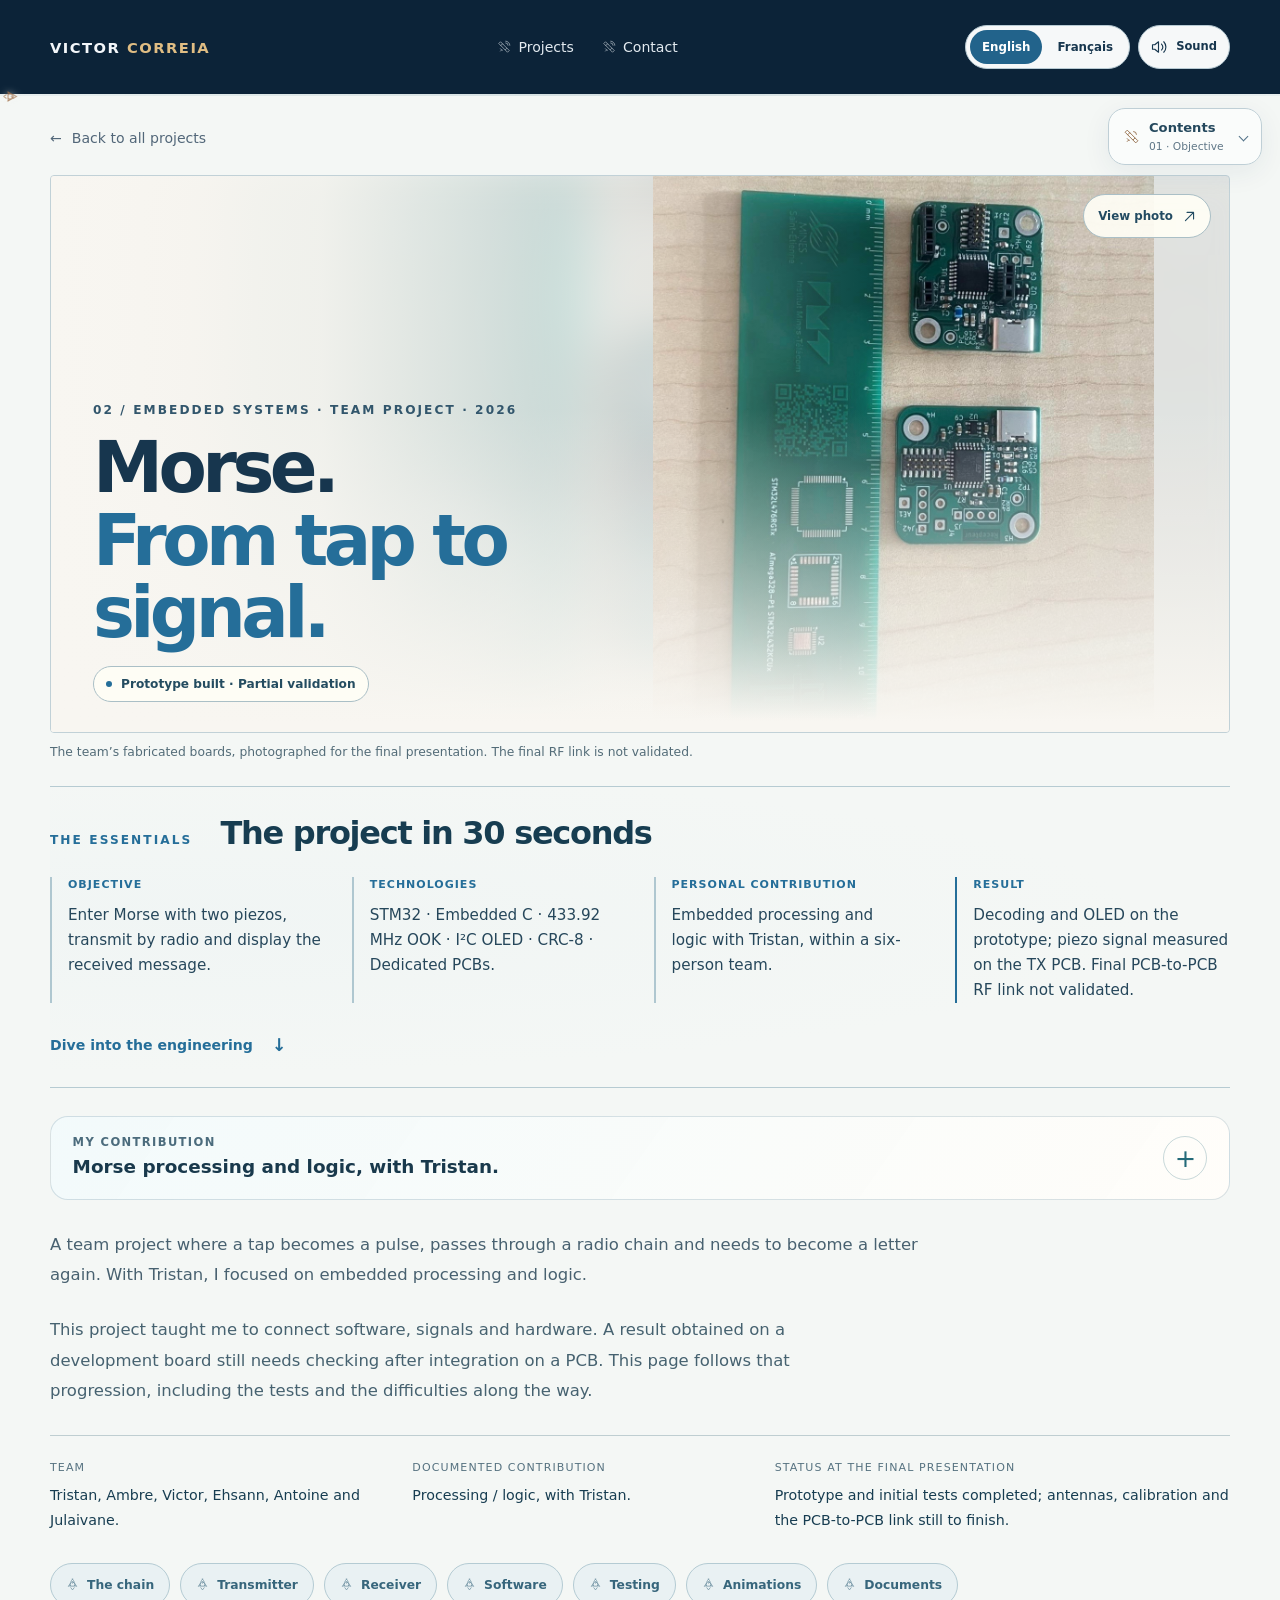
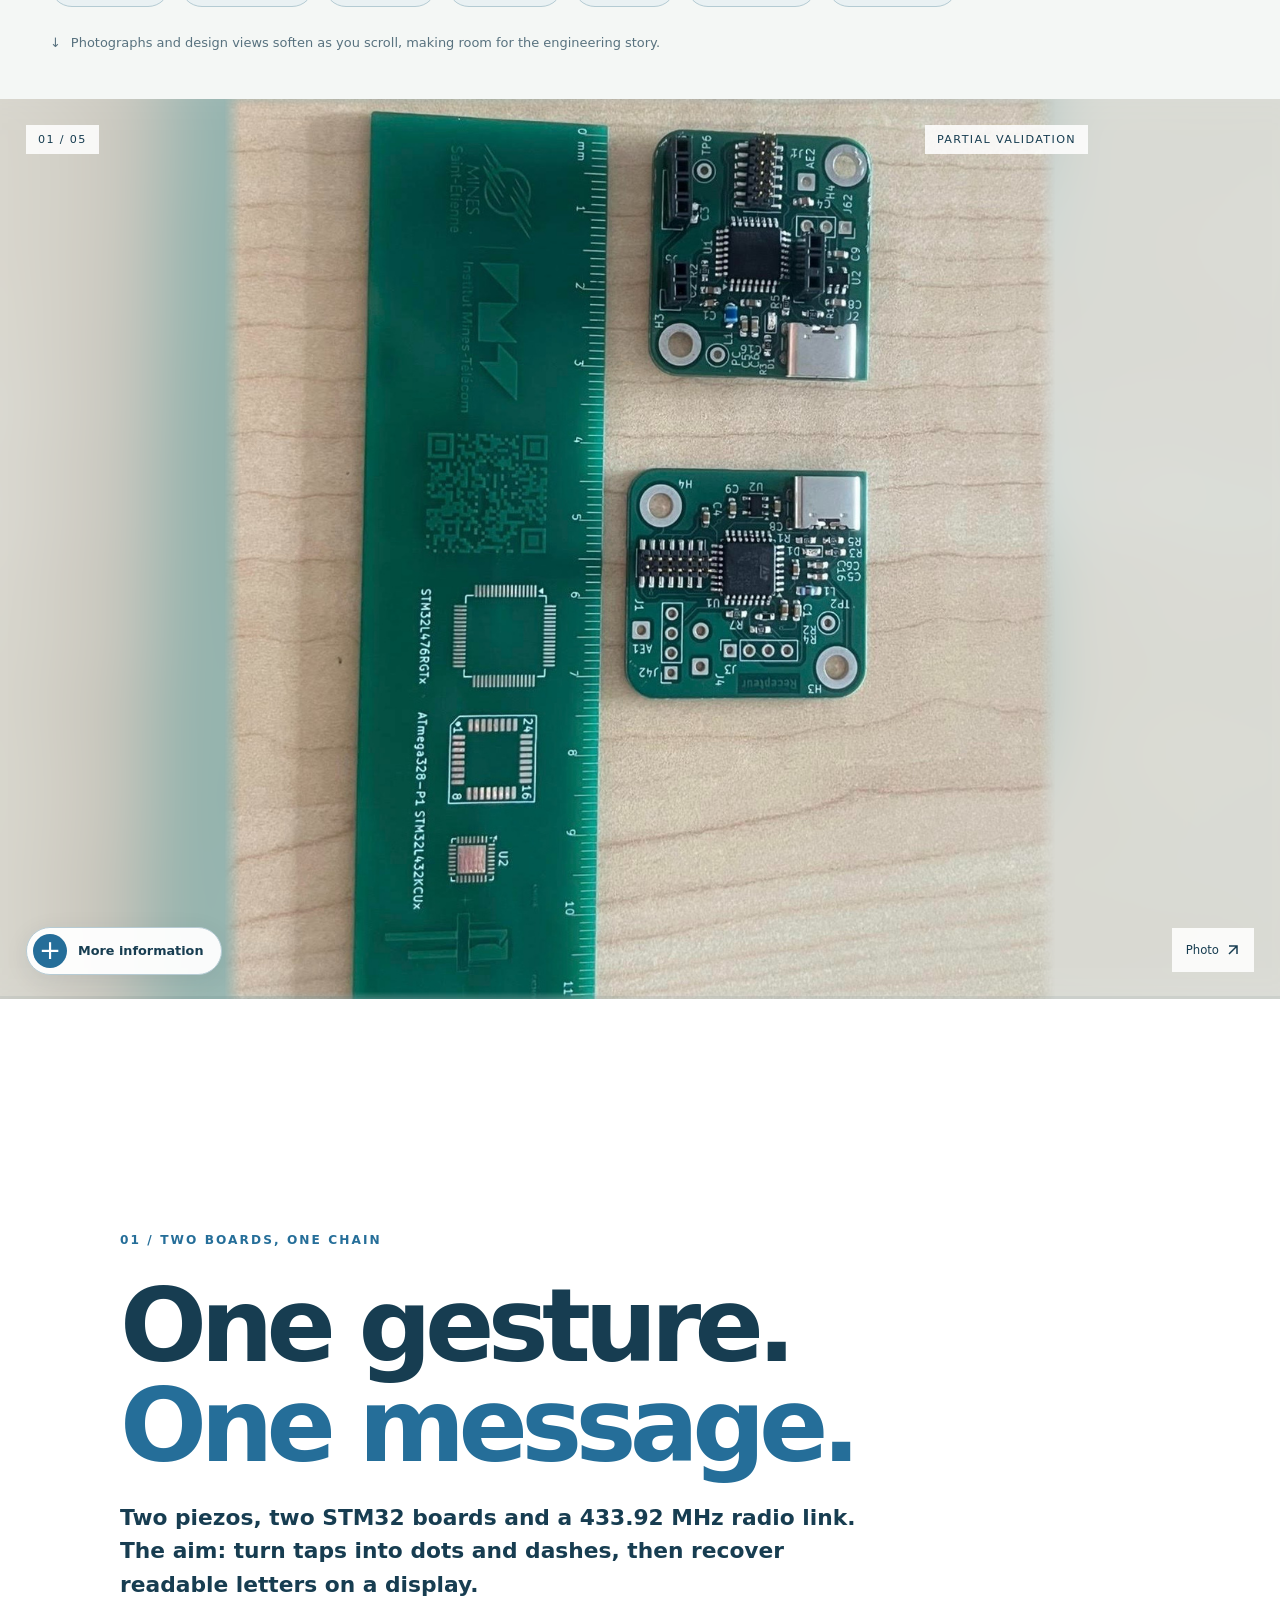
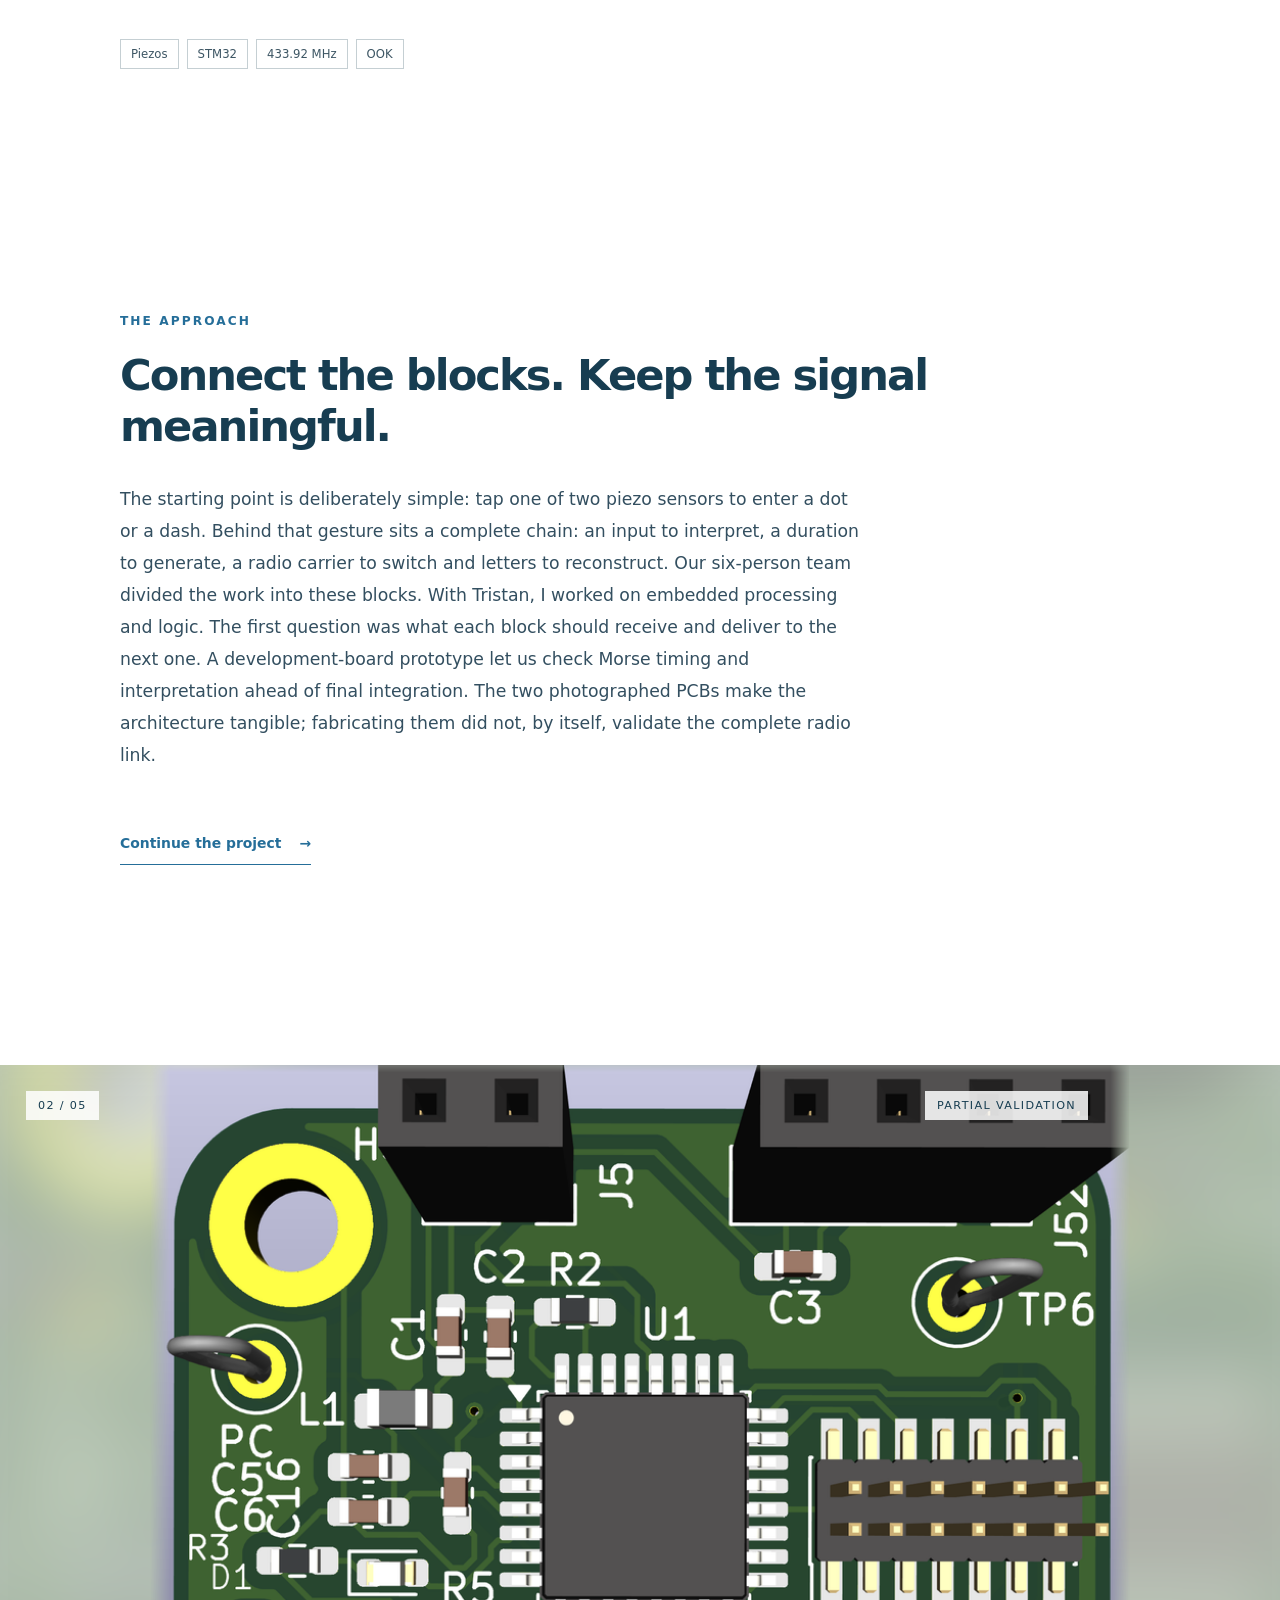
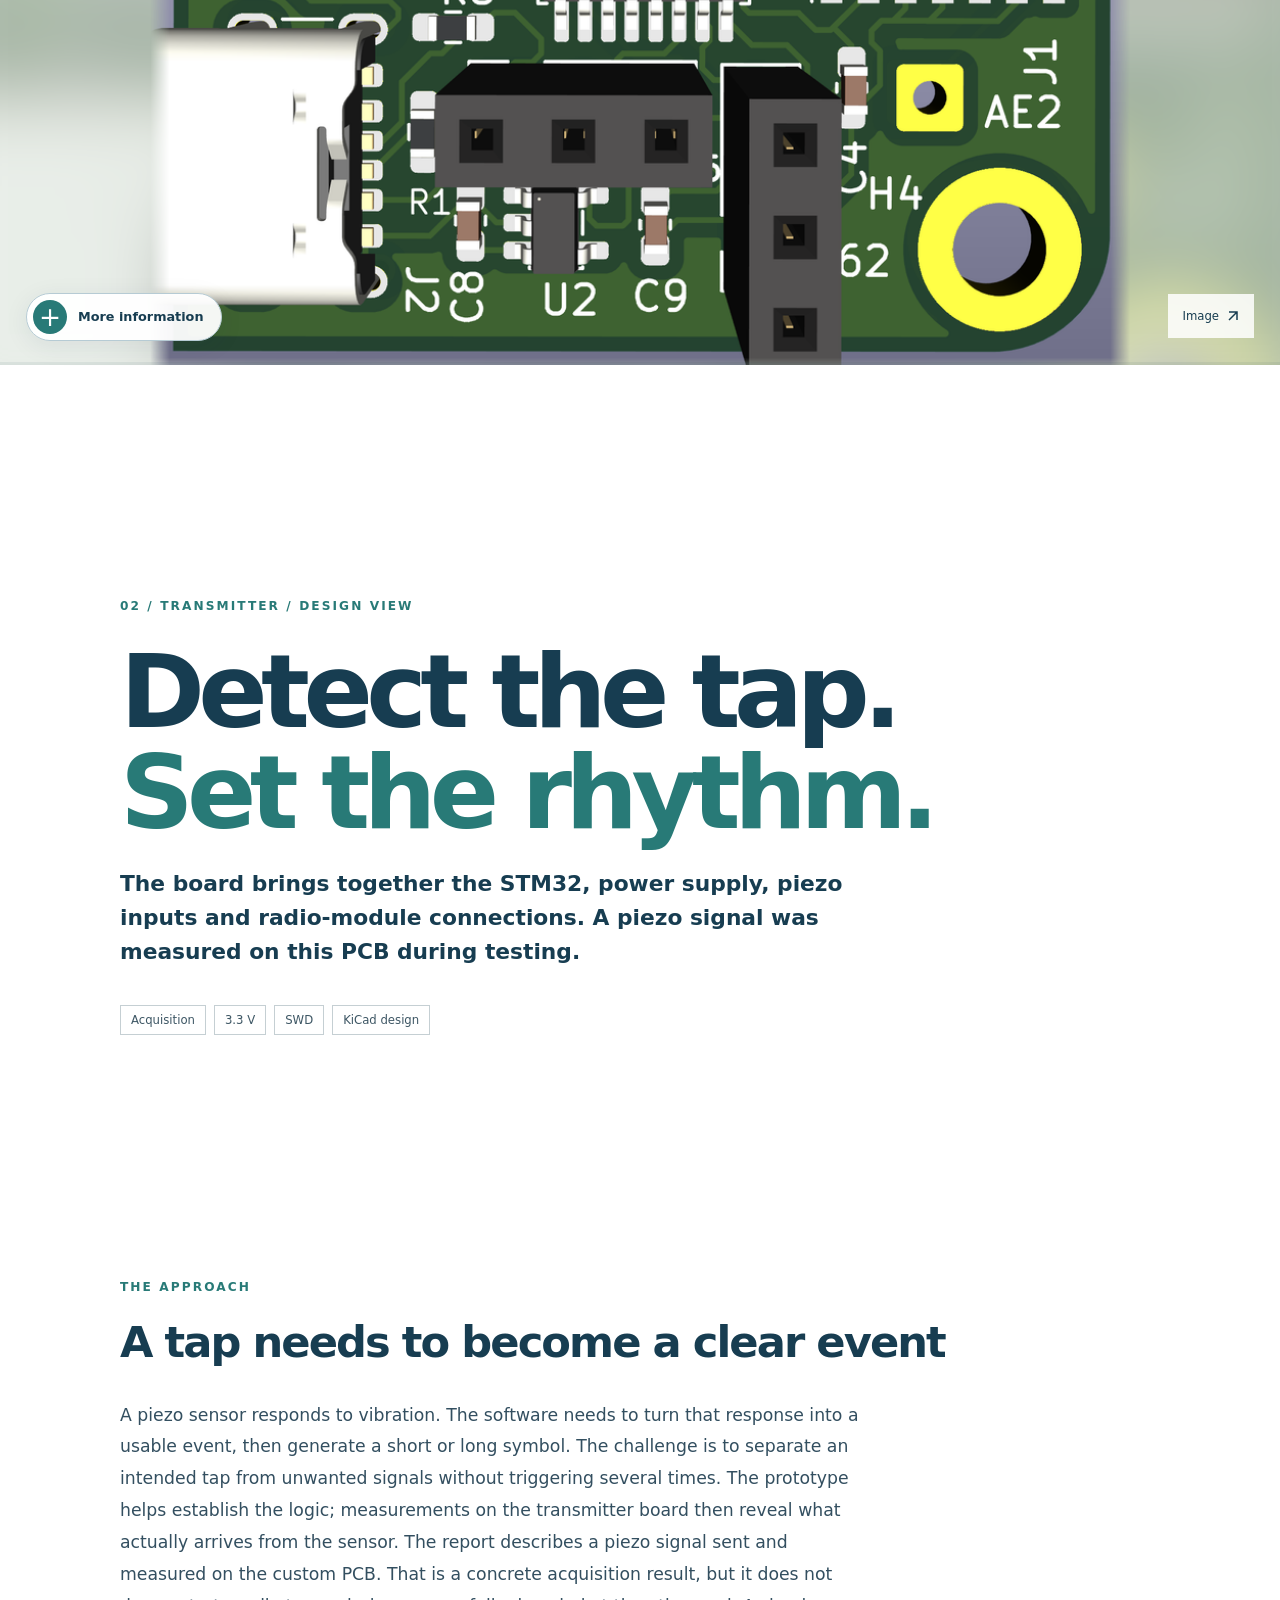
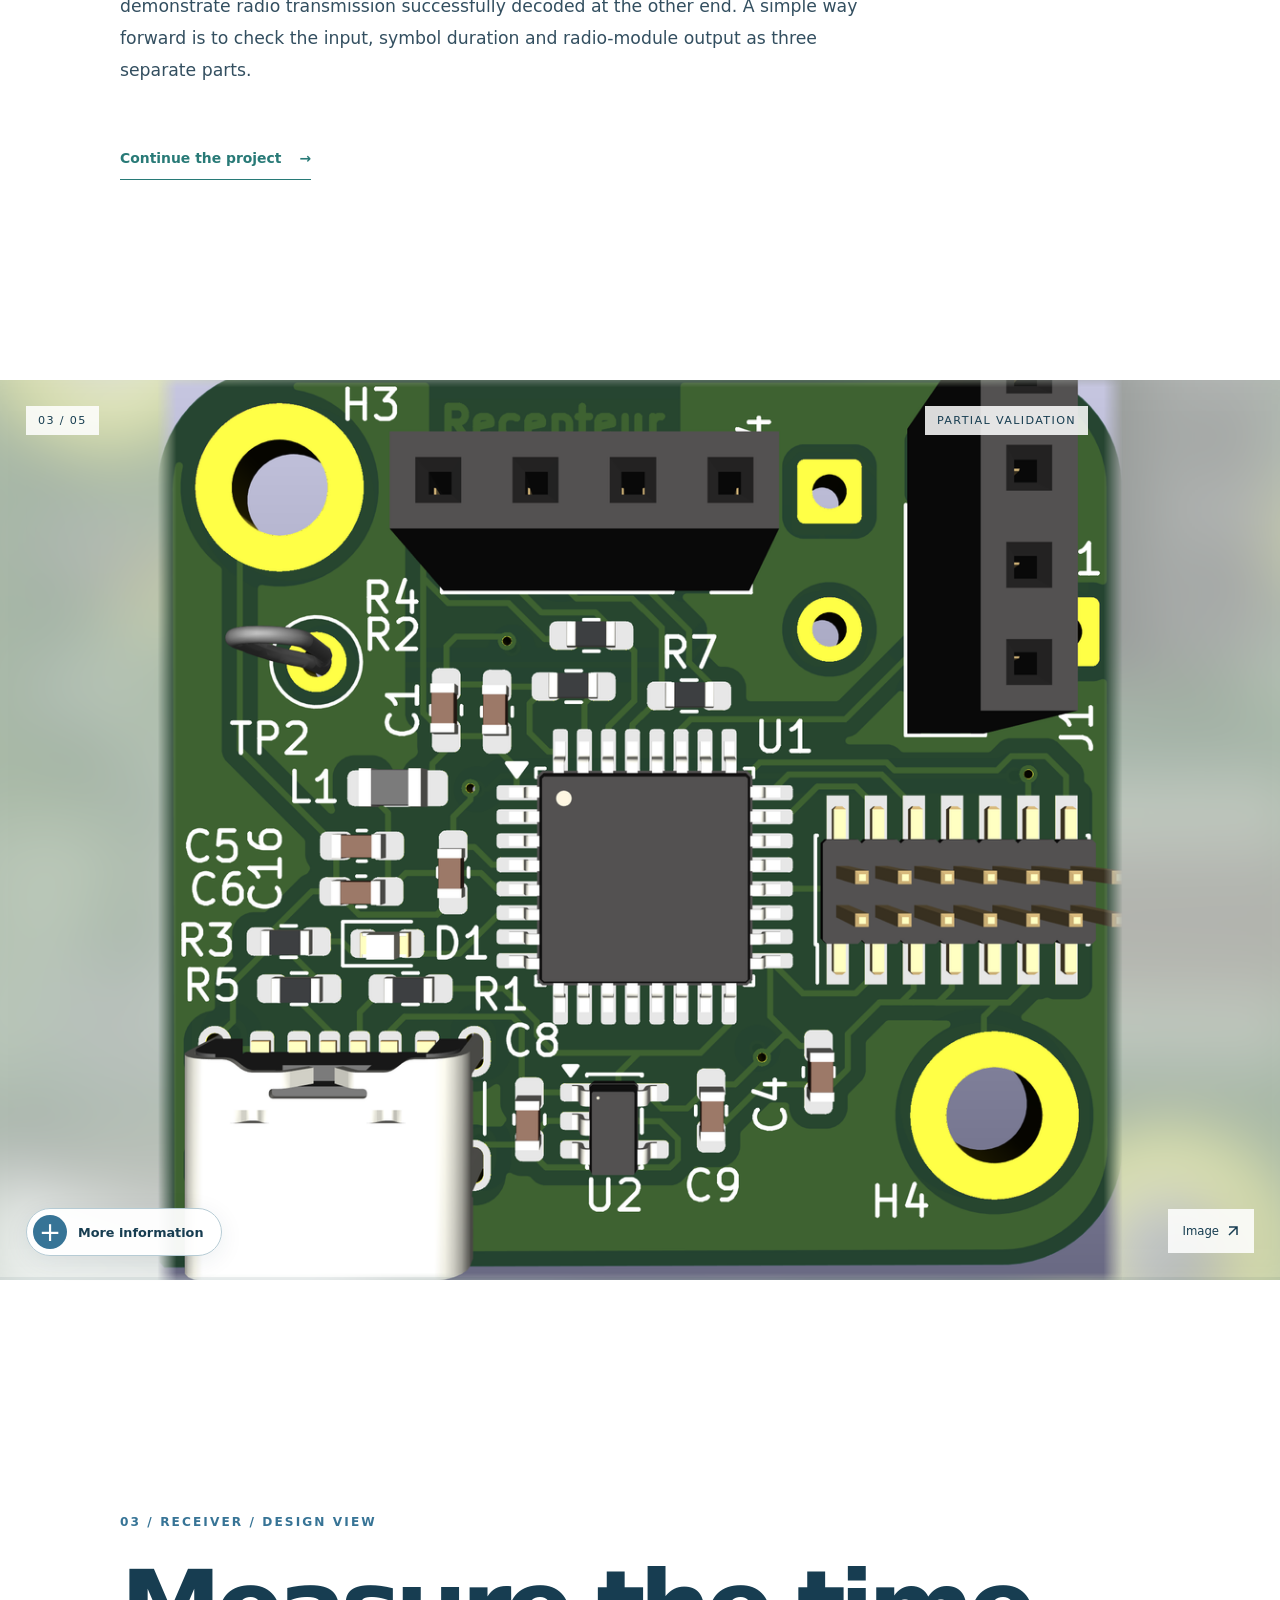
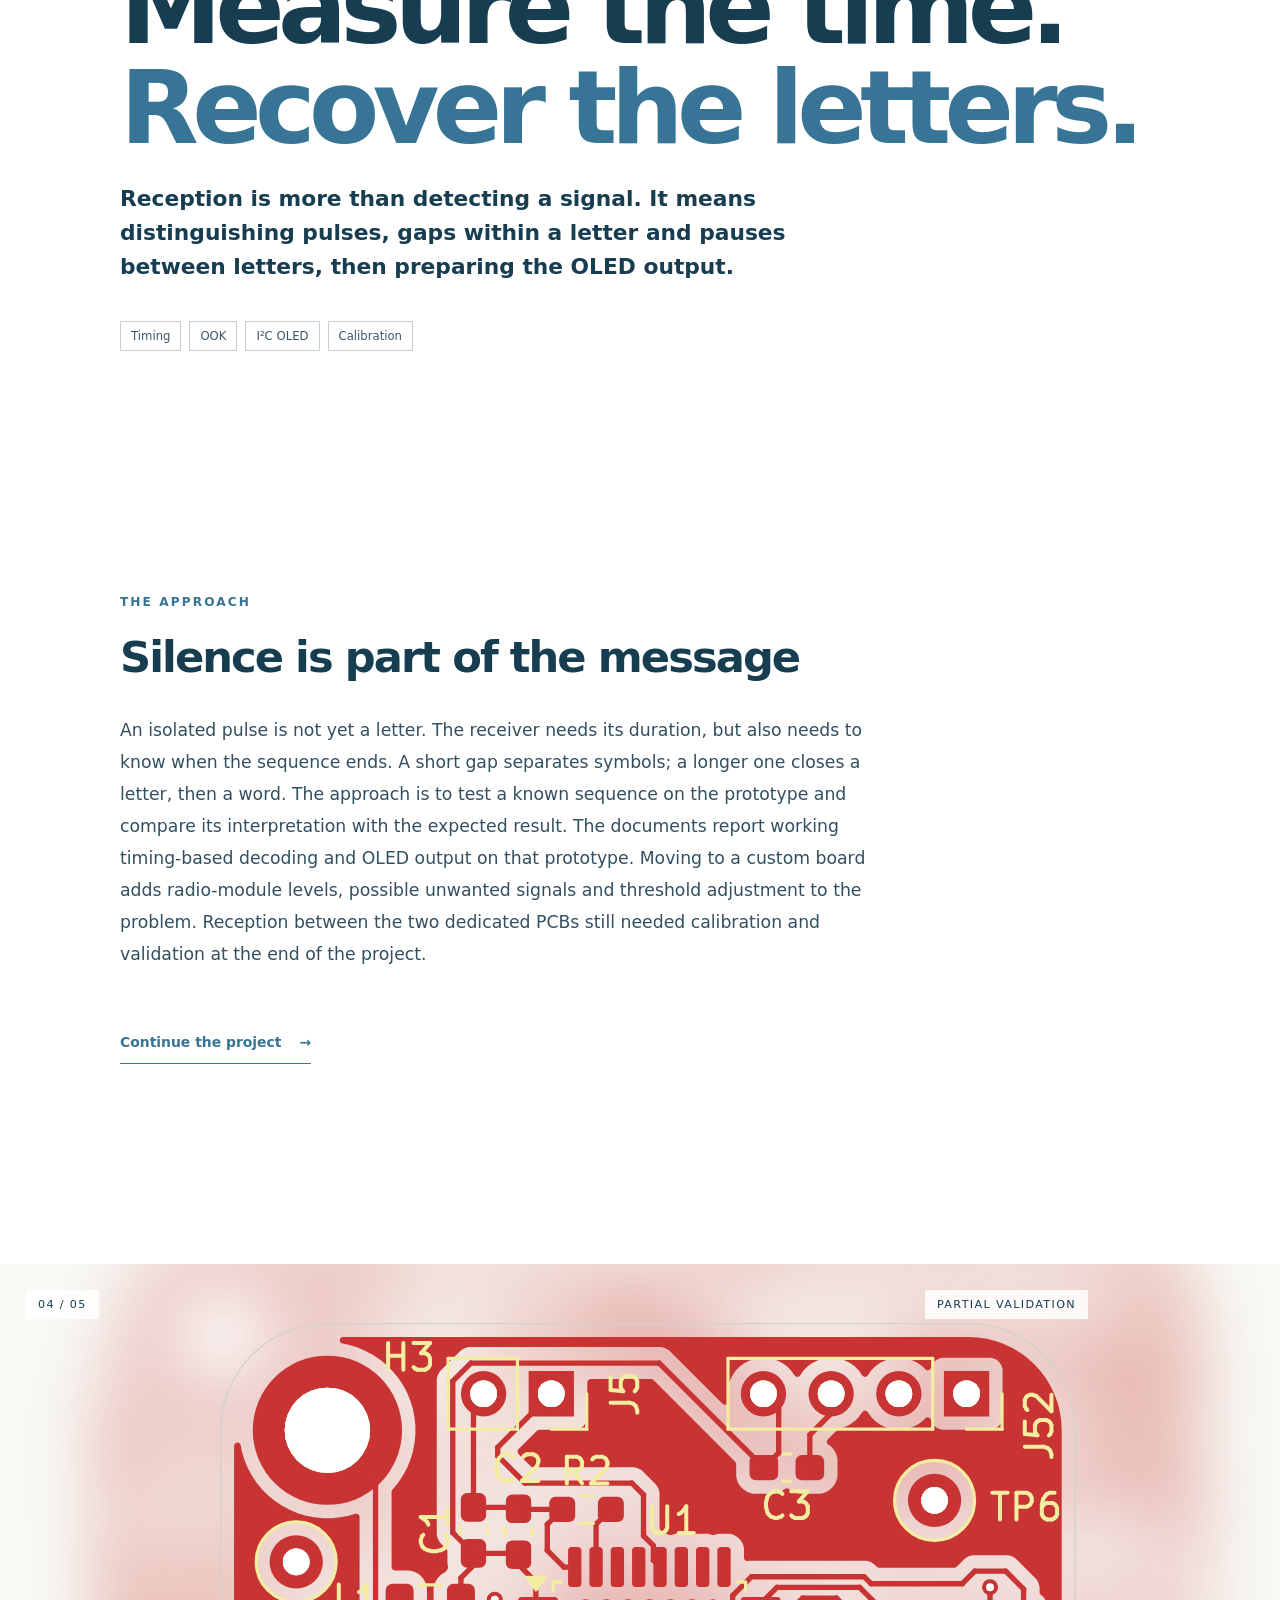
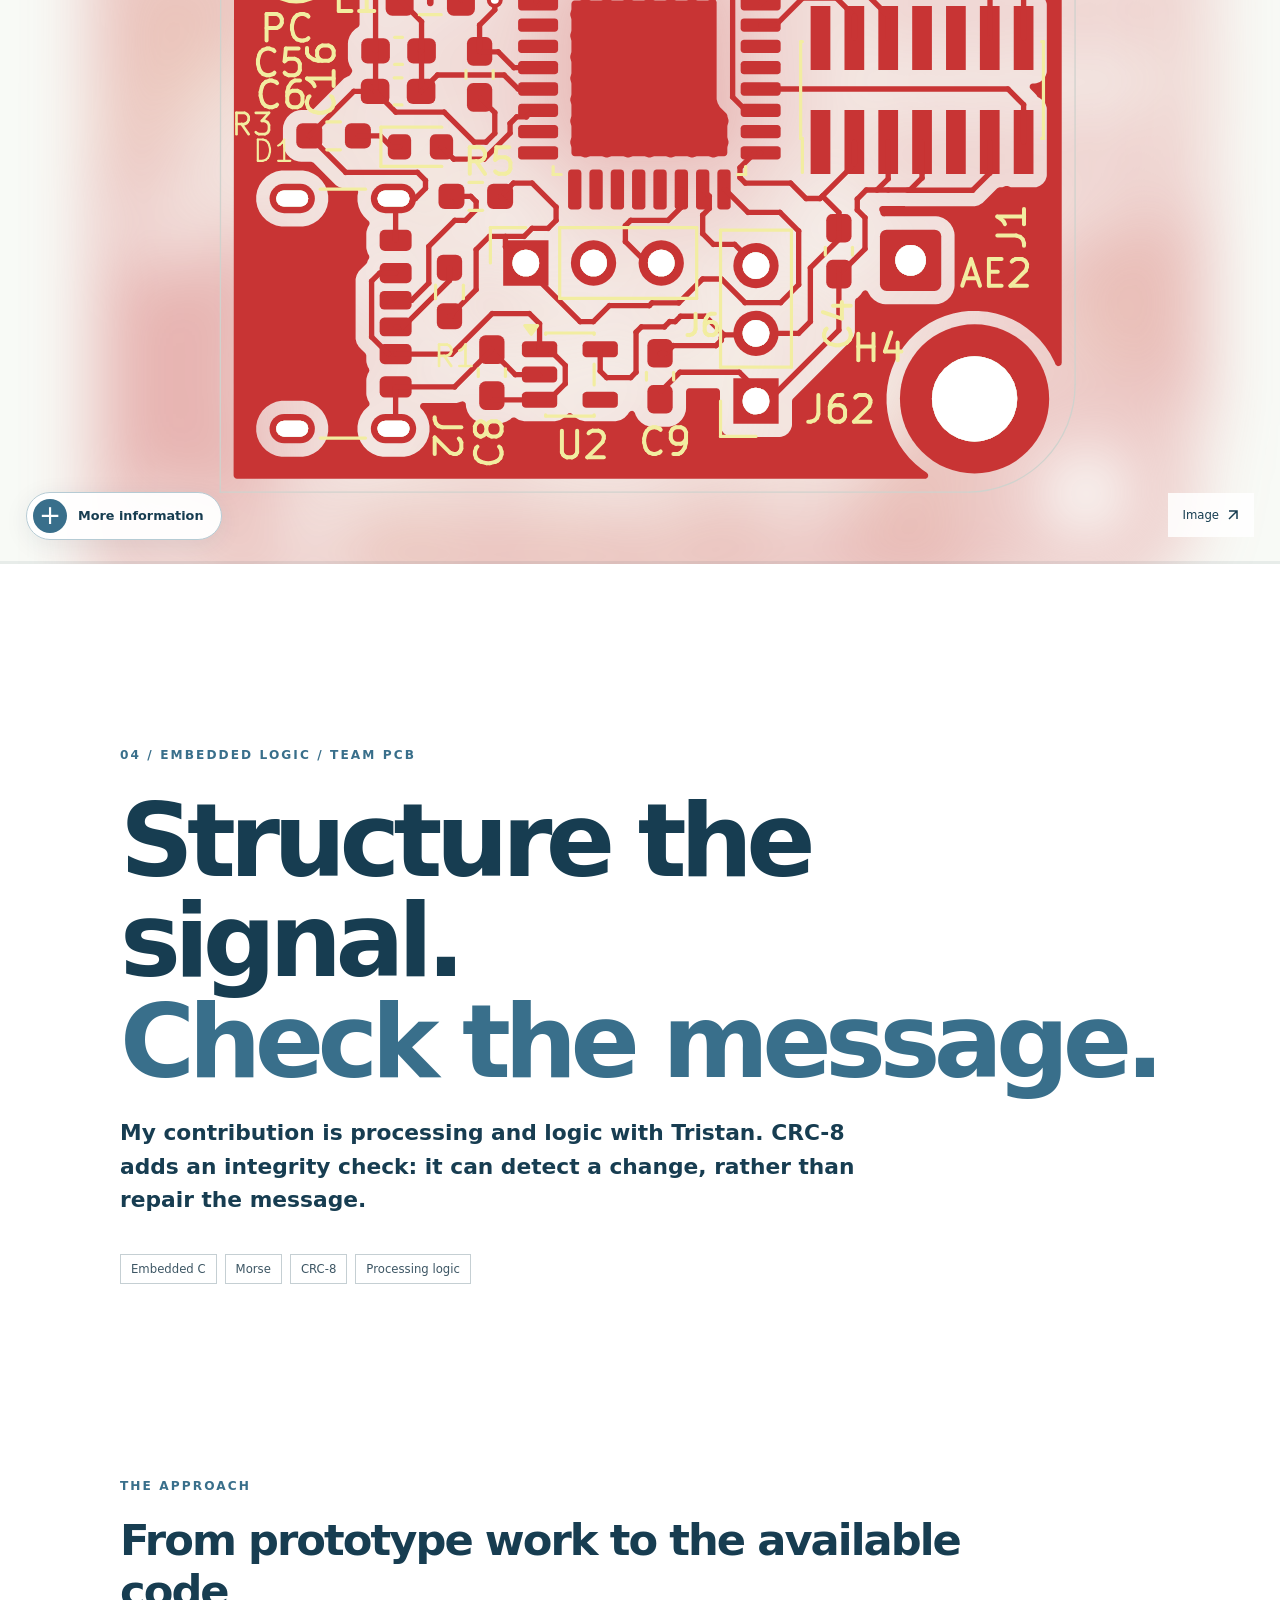
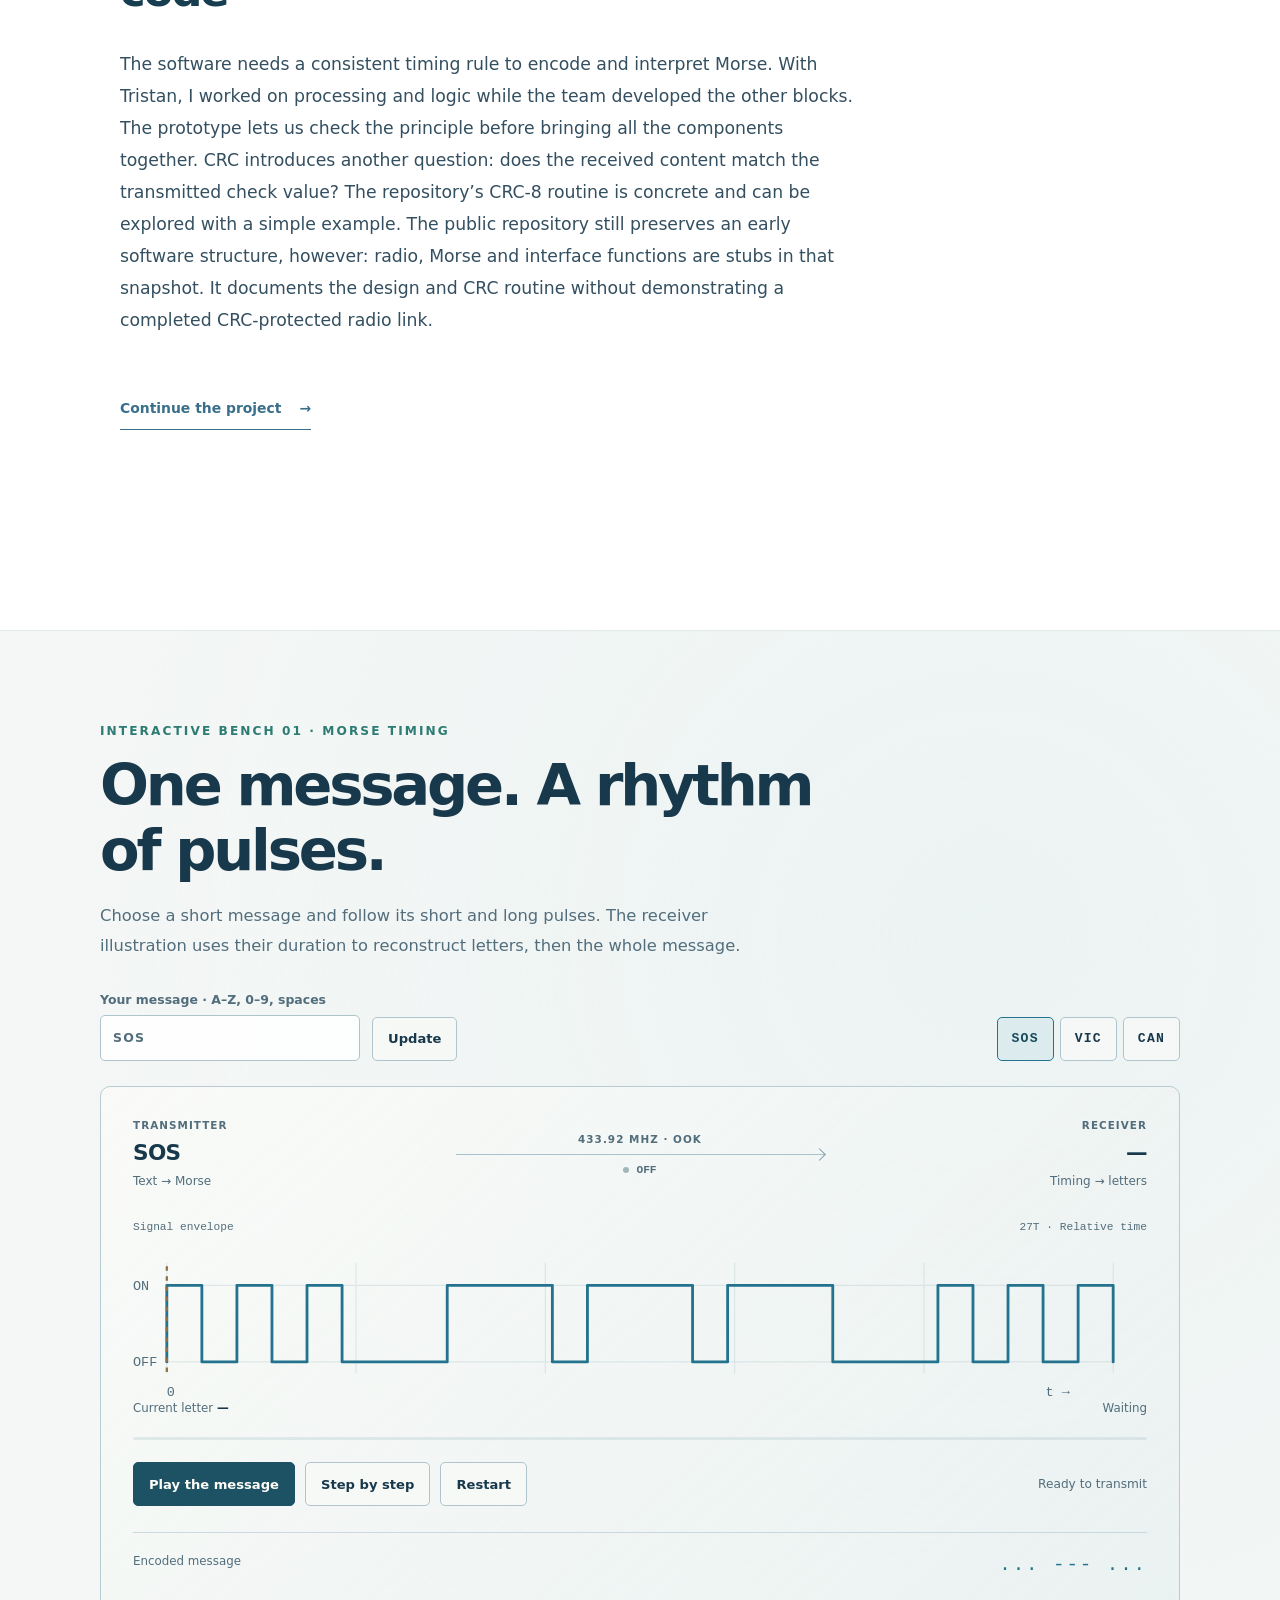
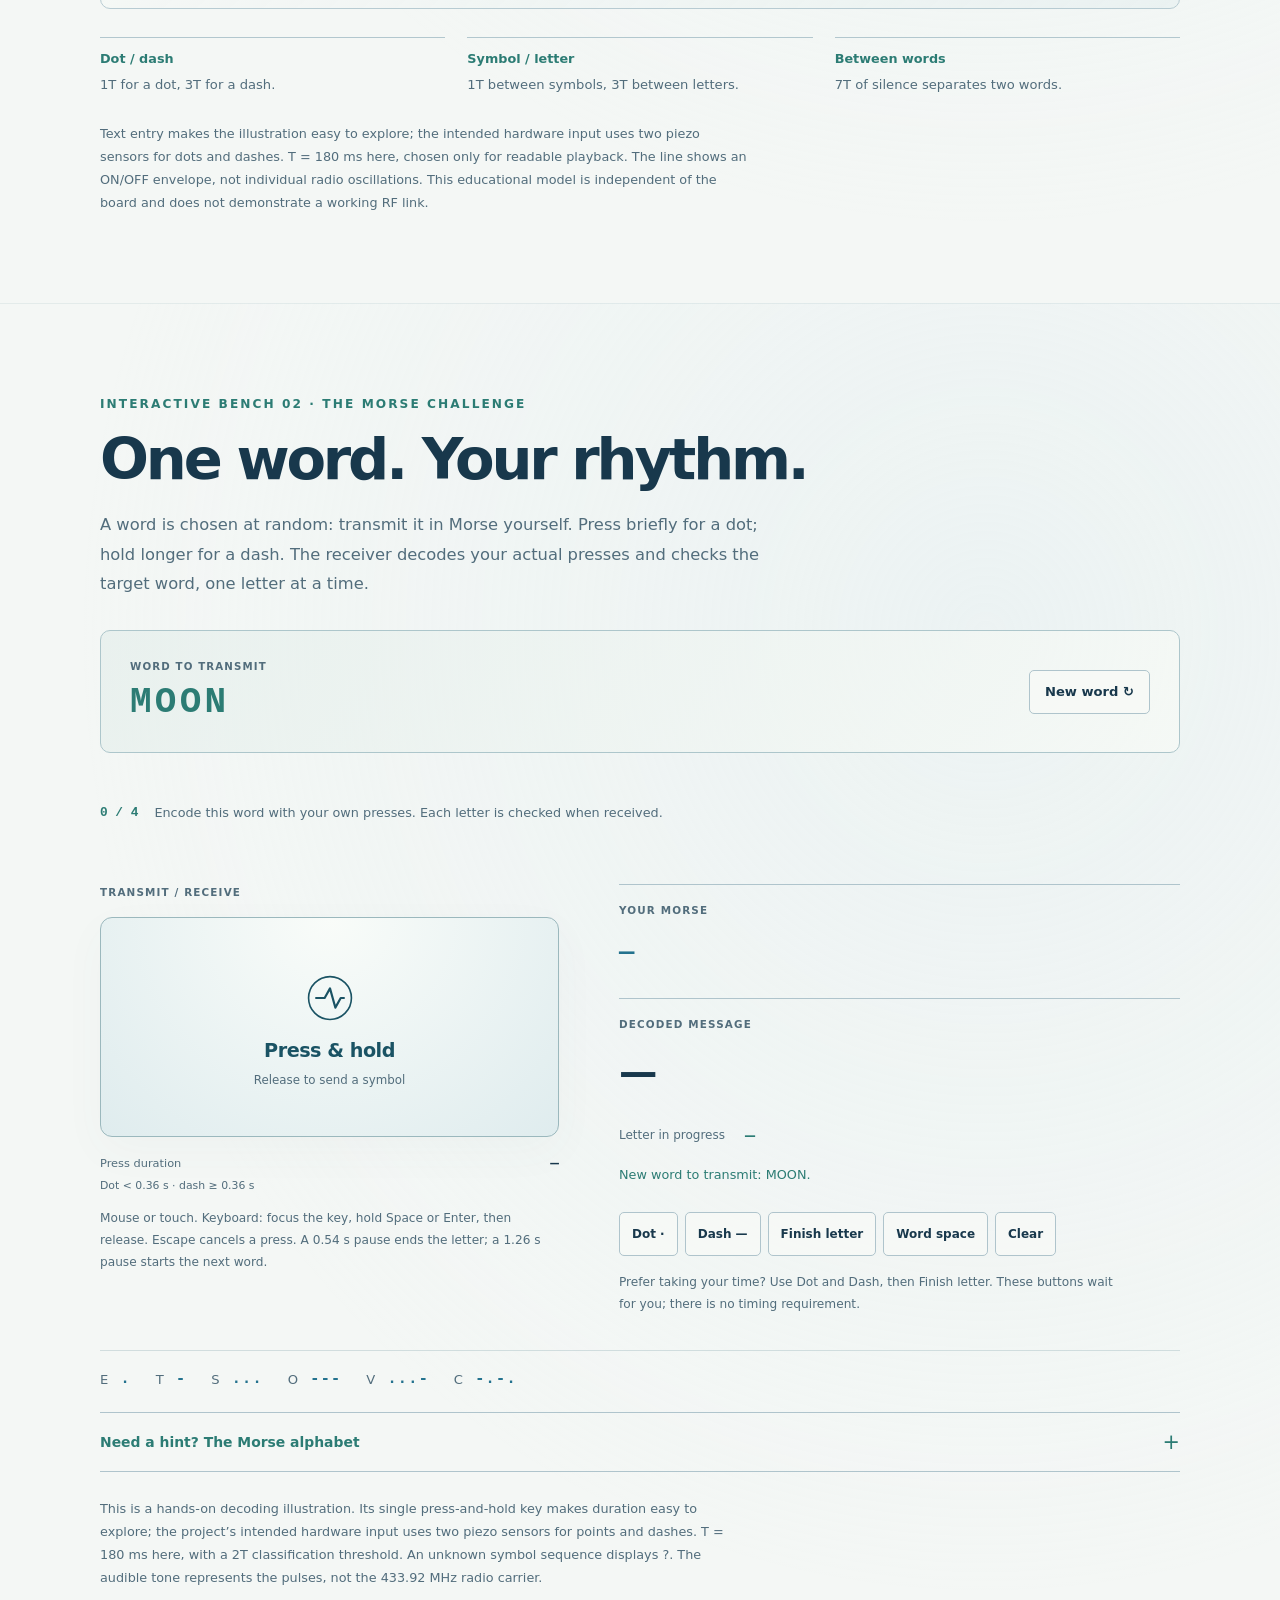
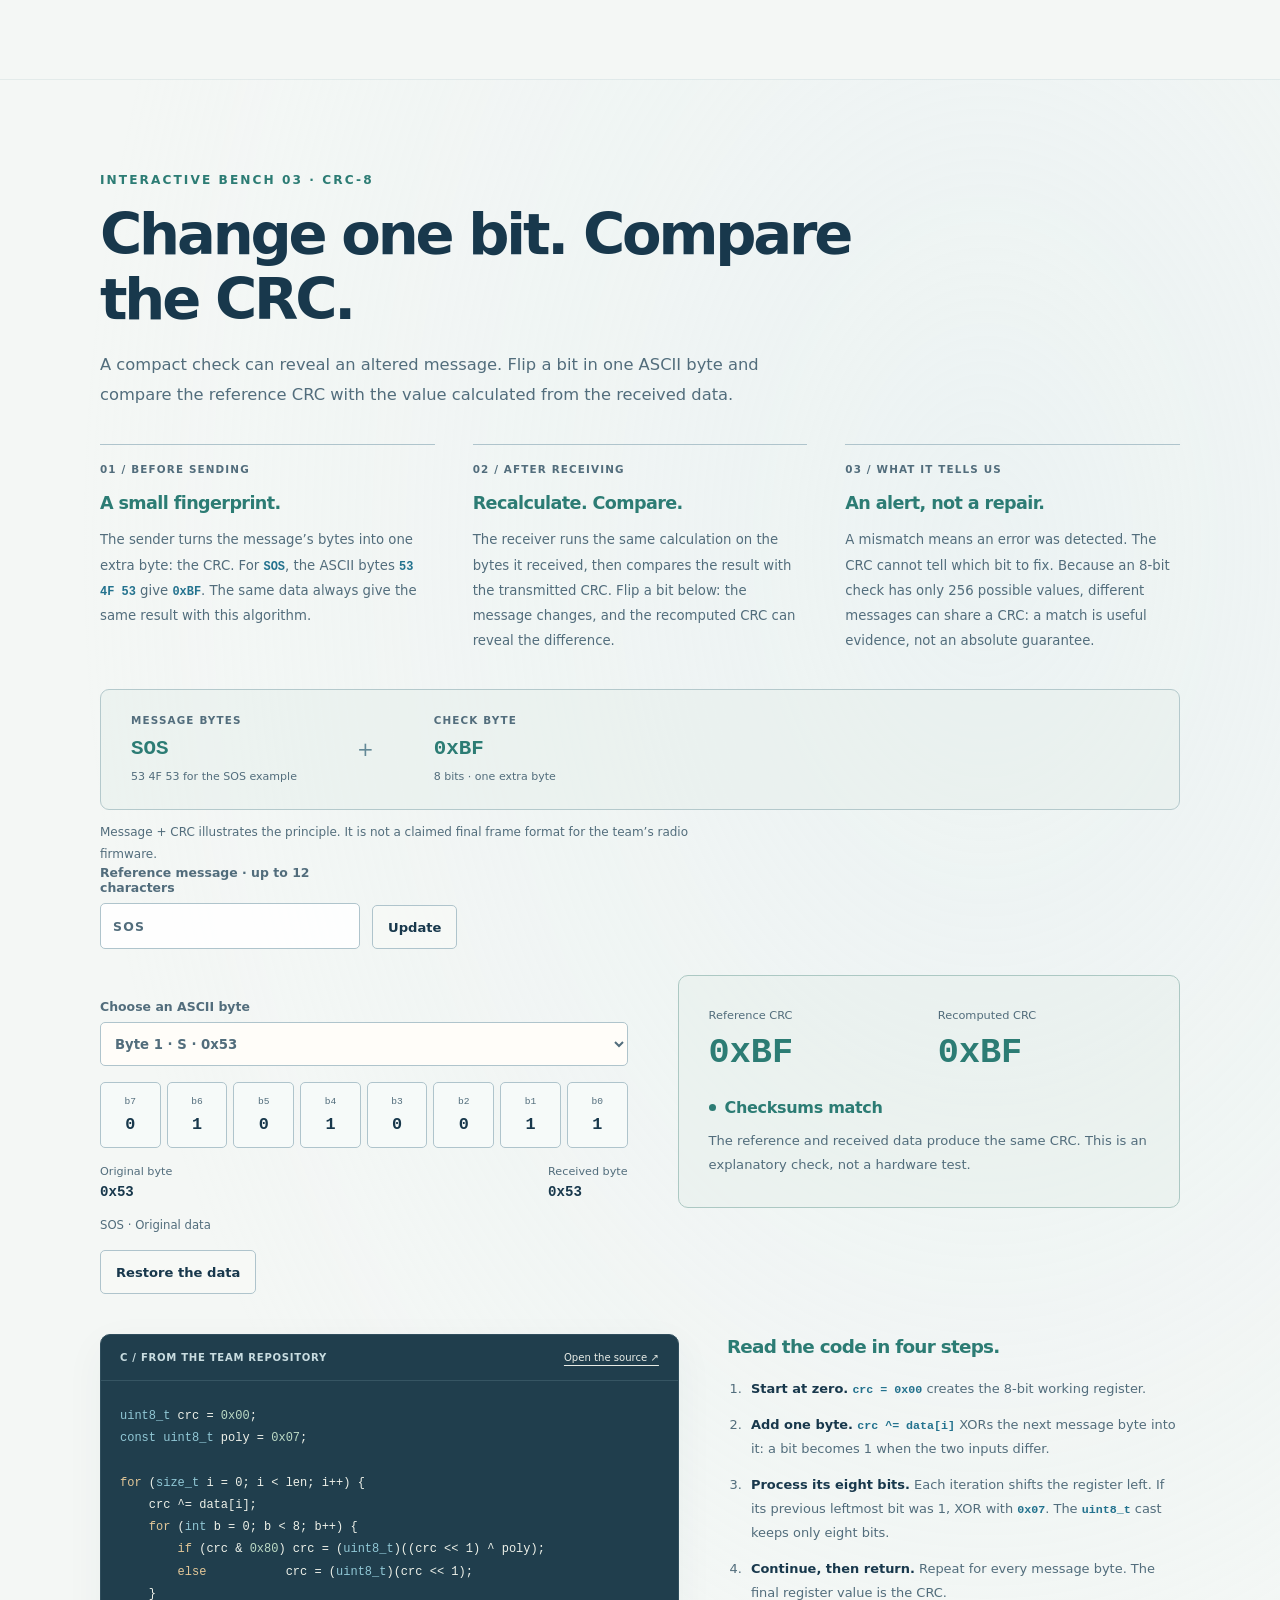
<file: projects/stm32-morse.html>
<!doctype html>
<html lang="en">
<head>
<script src="../assets/site-audio.js" defer></script>
  <meta charset="utf-8">
  <meta name="viewport" content="width=device-width, initial-scale=1">
  <meta name="theme-color" content="#edf3f2">
  <title>Morse transmitter and receiver · STM32 — Victor Correia</title>
  <meta name="description" content="A team 433.92 MHz Morse project: piezos, STM32 boards, processing logic with Tristan, CRC-8 and testing. Explore the PCB designs, prototype results and validation limits.">
  <link rel="icon" type="image/svg+xml" href="../assets/favicon.svg">
  <link rel="stylesheet" href="../assets/project.css">

<link rel="stylesheet" href="../assets/language.css">
<script src="../assets/language.js" defer></script>
<link rel="alternate" hreflang="en" href="/projects/stm32-morse.html">
<link rel="alternate" hreflang="fr" href="/fr/projects/stm32-morse.html">
  <link rel="stylesheet" href="../assets/project-brief.css">
<link rel="stylesheet" href="../assets/space-navigation.css">
<script src="../assets/space-navigation.js" defer></script>
<link rel="stylesheet" href="../assets/morse-project.css">
<link rel="stylesheet" href="../assets/photo-reading.css">
<script src="../assets/photo-reading.js" defer></script>
<link rel="stylesheet" href="../assets/morse-lab.css">
<script src="../assets/morse-lab.js" defer></script>
<link rel="stylesheet" href="../assets/site-audio.css">
<link rel="stylesheet" href="../assets/project-opening.css">
<link rel="stylesheet" href="../assets/project-reading-nav.css">
<link rel="stylesheet" href="../assets/project-photo-sources.css">
<link rel="stylesheet" href="../assets/project-evidence.css">
<script src="../assets/project-reading-nav.js" defer></script>
</head>
<body class="morse-page">
  <a class="skip-link" href="#main">Skip to content</a>
  <header class="nav wrap">
    <a class="brand" href="../index.html">VICTOR <b>CORREIA</b></a>
    <nav class="nav-links" aria-label="Main navigation"><a href="../index.html#projects"><svg class="space-menu-icon" viewBox="0 0 24 24" fill="none" stroke="currentColor" stroke-width="1.3" stroke-linecap="round" stroke-linejoin="round" aria-hidden="true" focusable="false"><path d="m10 7 7 7-3 3-7-7zM7 10 3 6l3-3 4 4m4 10 4 4 3-3-4-4M6 15l3 3m-3 1 2-2M15 5a4 4 0 0 1 4 4m-4-7a7 7 0 0 1 7 7"/></svg>Projects</a><a href="../index.html#contact"><svg class="space-menu-icon" viewBox="0 0 24 24" fill="none" stroke="currentColor" stroke-width="1.3" stroke-linecap="round" stroke-linejoin="round" aria-hidden="true" focusable="false"><path d="m10 7 7 7-3 3-7-7zM7 10 3 6l3-3 4 4m4 10 4 4 3-3-4-4M6 15l3 3m-3 1 2-2M15 5a4 4 0 0 1 4 4m-4-7a7 7 0 0 1 7 7"/></svg>Contact</a></nav>
  <nav class="language-switch" aria-label="Choose language"><a href="/projects/stm32-morse.html" lang="en" hreflang="en" data-language="en" aria-label="English" aria-current="page"><span class="language-name">English</span><span class="language-short" aria-hidden="true">EN</span></a><a href="/fr/projects/stm32-morse.html" lang="fr" hreflang="fr" data-language="fr" aria-label="Français"><span class="language-name">Français</span><span class="language-short" aria-hidden="true">FR</span></a></nav></header>
<div class="page-flight-progress" role="progressbar" aria-label="Reading progress" aria-valuemin="0" aria-valuemax="100" aria-valuenow="0" hidden><span class="flight-progress-track" aria-hidden="true"></span><span class="flight-progress-fill" aria-hidden="true"></span><span class="flight-progress-ship" aria-hidden="true"><svg viewBox="0 0 24 24" fill="none" stroke="currentColor" stroke-width="1.3" stroke-linecap="round" stroke-linejoin="round" aria-hidden="true" focusable="false"><path d="M12 2c-3.3 3.7-4.6 8.1-4.1 13h8.2C16.6 10.1 15.3 5.7 12 2Z"/><circle cx="12" cy="8" r="1.5"/><path d="m8 10-3.7 5.5L8 14m8-4 3.7 5.5L16 14M9 18l3 4 3-4"/></svg></span></div>

<main id="main"><section class="case-intro wrap" aria-labelledby="project-title"><a class="back-link" href="../index.html#projects"><span aria-hidden="true">←</span> Back to all projects</a>
<div class="project-opening project-opening-portrait">
  <figure class="project-opening-figure" aria-describedby="project-opening-caption">
    <img class="project-opening-backdrop" src="../assets/morse/assembled-boards.jpeg" width="1080" height="1198" alt="" aria-hidden="true" decoding="async">
    <img class="project-opening-image" src="../assets/morse/assembled-boards.jpeg" width="1080" height="1198" alt="Actual transmitter and receiver PCBs made by the Morse project team, beside a ruler." fetchpriority="high" decoding="async">
  </figure>
  <div class="project-opening-copy"><p class="eyebrow">02 / Embedded systems · Team project · 2026</p><h1 id="project-title">Morse.<br><span>From tap to signal.</span></h1><p class="project-opening-status">Prototype built · Partial validation</p></div>
  <a class="project-opening-source" href="../assets/morse/assembled-boards.jpeg" target="_blank" rel="noopener noreferrer" title="Original photo" aria-label="Original photo">View photo<svg viewBox="0 0 16 16" fill="none" stroke="currentColor" stroke-width="1.4" stroke-linecap="round" stroke-linejoin="round" aria-hidden="true" focusable="false"><path d="M5 3h8v8M13 3 3 13"/></svg></a>
</div>
<p class="project-opening-caption" id="project-opening-caption">The team’s fabricated boards, photographed for the final presentation. The final RF link is not validated.</p>
<section class="project-brief" aria-labelledby="project-brief-title"><div class="project-brief-heading"><p class="eyebrow">The essentials</p><h2 id="project-brief-title">The project in 30 seconds</h2></div><dl class="project-brief-grid">
<div><dt>Objective</dt><dd>Enter Morse with two piezos, transmit by radio and display the received message.</dd></div>
<div><dt>Technologies</dt><dd>STM32 · Embedded C · 433.92 MHz OOK · I²C OLED · CRC-8 · Dedicated PCBs.</dd></div>
<div><dt>Personal contribution</dt><dd>Embedded processing and logic with Tristan, within a six-person team.</dd></div>
<div><dt>Result</dt><dd>Decoding and OLED on the prototype; piezo signal measured on the TX PCB. Final PCB-to-PCB RF link not validated.</dd></div>
</dl><a class="project-brief-dive" href="#engineering-details">Dive into the engineering <span aria-hidden="true">↓</span></a></section>
<details class="pe-contribution" id="project-contribution">
  <summary><span class="pe-kicker">My contribution</span><strong>Morse processing and logic, with Tristan.</strong><span class="pe-expand" aria-hidden="true">+</span></summary>
  <div class="pe-contribution-body"><p>In our six-person team, Tristan and I worked on the processing and logic block: turning timed inputs into Morse symbols and interpretable letters.</p><ul><li>Reason about the durations that distinguish dots, dashes and pauses.</li><li>Work on Morse interpretation in the STM32 prototype context.</li><li>Connect this logic to the group’s wider transmitter, receiver and display design. The PCB and radio work are collective achievements of our group.</li></ul><a class="pe-link" href="#embedded-logic-title">Read the logic and source-code discussion <svg viewBox="0 0 14 14" fill="none" stroke="currentColor" stroke-width="1.5" aria-hidden="true" focusable="false"><path d="M3 11 11 3M3 3h8v8"/></svg></a></div>
</details>
<details class="project-reading-nav" data-project-reading-nav open>
  <summary><svg class="reading-nav-icon" viewBox="0 0 24 24" fill="none" stroke="currentColor" stroke-width="1.3" stroke-linecap="round" stroke-linejoin="round" aria-hidden="true" focusable="false"><path d="m10 7 7 7-3 3-7-7zM7 10 3 6l3-3 4 4m4 10 4 4 3-3-4-4M6 15l3 3m-3 1 2-2M15 5a4 4 0 0 1 4 4"/></svg><span class="reading-nav-summary-copy"><span>Contents</span><span class="reading-nav-position" id="project-reading-position" data-reading-nav-position>01 · Objective</span></span></summary>
  <nav aria-label="Project reading path"><ol class="reading-nav-links">
<li><a href="#project-brief-title"><span class="reading-nav-number" aria-hidden="true">01</span><span data-reading-nav-label>Objective</span></a></li>
<li><a href="#architecture-title"><span class="reading-nav-number" aria-hidden="true">02</span><span data-reading-nav-label>Setup</span></a></li>
<li><a href="#bench-tests-title"><span class="reading-nav-number" aria-hidden="true">03</span><span data-reading-nav-label>Tests</span></a></li>
<li><a href="#project-evidence"><span class="reading-nav-number" aria-hidden="true">04</span><span data-reading-nav-label>Results</span></a></li>
<li><a href="#project-next"><span class="reading-nav-number" aria-hidden="true">05</span><span data-reading-nav-label>Takeaways</span></a></li>
  </ol></nav>
</details>


<p class="opening-context-note">A team project where a tap becomes a pulse, passes through a radio chain and needs to become a letter again. With Tristan, I focused on embedded processing and logic.</p>
<p class="intro-note">This project taught me to connect software, signals and hardware. A result obtained on a development board still needs checking after integration on a PCB. This page follows that progression, including the tests and the difficulties along the way.</p><dl class="intro-facts">
<div><dt>Team</dt><dd>Tristan, Ambre, Victor, Ehsann, Antoine and Julaivane.</dd></div>
<div><dt>Documented contribution</dt><dd>Processing / logic, with Tristan.</dd></div>
<div><dt>Status at the final presentation</dt><dd>Prototype and initial tests completed; antennas, calibration and the PCB-to-PCB link still to finish.</dd></div>
</dl><nav class="case-jump-links" aria-label="Project chapters">
<a href="#architecture"><svg class="space-menu-icon" viewBox="0 0 24 24" fill="none" stroke="currentColor" stroke-width="1.3" stroke-linecap="round" stroke-linejoin="round" aria-hidden="true" focusable="false"><path d="M12 2c-3.3 3.7-4.6 8.1-4.1 13h8.2C16.6 10.1 15.3 5.7 12 2Z"/><circle cx="12" cy="8" r="1.5"/><path d="m8 10-3.7 5.5L8 14m8-4 3.7 5.5L16 14M9 18l3 4 3-4"/></svg>The chain</a>
<a href="#transmitter"><svg class="space-menu-icon" viewBox="0 0 24 24" fill="none" stroke="currentColor" stroke-width="1.3" stroke-linecap="round" stroke-linejoin="round" aria-hidden="true" focusable="false"><path d="M12 2c-3.3 3.7-4.6 8.1-4.1 13h8.2C16.6 10.1 15.3 5.7 12 2Z"/><circle cx="12" cy="8" r="1.5"/><path d="m8 10-3.7 5.5L8 14m8-4 3.7 5.5L16 14M9 18l3 4 3-4"/></svg>Transmitter</a>
<a href="#receiver"><svg class="space-menu-icon" viewBox="0 0 24 24" fill="none" stroke="currentColor" stroke-width="1.3" stroke-linecap="round" stroke-linejoin="round" aria-hidden="true" focusable="false"><path d="M12 2c-3.3 3.7-4.6 8.1-4.1 13h8.2C16.6 10.1 15.3 5.7 12 2Z"/><circle cx="12" cy="8" r="1.5"/><path d="m8 10-3.7 5.5L8 14m8-4 3.7 5.5L16 14M9 18l3 4 3-4"/></svg>Receiver</a>
<a href="#embedded-logic"><svg class="space-menu-icon" viewBox="0 0 24 24" fill="none" stroke="currentColor" stroke-width="1.3" stroke-linecap="round" stroke-linejoin="round" aria-hidden="true" focusable="false"><path d="M12 2c-3.3 3.7-4.6 8.1-4.1 13h8.2C16.6 10.1 15.3 5.7 12 2Z"/><circle cx="12" cy="8" r="1.5"/><path d="m8 10-3.7 5.5L8 14m8-4 3.7 5.5L16 14M9 18l3 4 3-4"/></svg>Software</a>
<a href="#bench-tests"><svg class="space-menu-icon" viewBox="0 0 24 24" fill="none" stroke="currentColor" stroke-width="1.3" stroke-linecap="round" stroke-linejoin="round" aria-hidden="true" focusable="false"><path d="M12 2c-3.3 3.7-4.6 8.1-4.1 13h8.2C16.6 10.1 15.3 5.7 12 2Z"/><circle cx="12" cy="8" r="1.5"/><path d="m8 10-3.7 5.5L8 14m8-4 3.7 5.5L16 14M9 18l3 4 3-4"/></svg>Testing</a>
<a href="#morse-animations"><svg class="space-menu-icon" viewBox="0 0 24 24" fill="none" stroke="currentColor" stroke-width="1.3" stroke-linecap="round" stroke-linejoin="round" aria-hidden="true" focusable="false"><path d="M12 2c-3.3 3.7-4.6 8.1-4.1 13h8.2C16.6 10.1 15.3 5.7 12 2Z"/><circle cx="12" cy="8" r="1.5"/><path d="m8 10-3.7 5.5L8 14m8-4 3.7 5.5L16 14M9 18l3 4 3-4"/></svg>Animations</a>
<a href="#project-resources"><svg class="space-menu-icon" viewBox="0 0 24 24" fill="none" stroke="currentColor" stroke-width="1.3" stroke-linecap="round" stroke-linejoin="round" aria-hidden="true" focusable="false"><path d="M12 2c-3.3 3.7-4.6 8.1-4.1 13h8.2C16.6 10.1 15.3 5.7 12 2Z"/><circle cx="12" cy="8" r="1.5"/><path d="m8 10-3.7 5.5L8 14m8-4 3.7 5.5L16 14M9 18l3 4 3-4"/></svg>Documents</a>
</nav><p class="scroll-hint"><span aria-hidden="true">↓</span>Photographs and design views soften as you scroll, making room for the engineering story.</p></section><div id="engineering-details" tabindex="-1"></div>
<section class="photo-story scene-boards" id="architecture" aria-labelledby="architecture-title"><div class="story-stage"><div class="scene-wash" aria-hidden="true"></div><figure class="story-figure">
<img class="story-photo-backdrop" src="../assets/morse/assembled-boards.jpeg" width="1080" height="1198" alt="" aria-hidden="true" loading="lazy" decoding="async"><img class="story-photo" style="--image-ratio:0.901503" src="../assets/morse/assembled-boards.jpeg" width="1080" height="1198" alt="Photograph of the Morse project transmitter and receiver PCBs beside a ruler." loading="lazy" decoding="async"><figcaption class="photo-label">01 / TWO BOARDS, ONE CHAIN</figcaption></figure></div>
<div class="story-frame"><div class="chapter-meta" aria-hidden="true"><span>01 / 05</span><span>Partial validation</span></div><a class="photo-full" href="../assets/morse/assembled-boards.jpeg" target="_blank" rel="noopener noreferrer" title="Original photo" aria-label="Original photo">Photo <svg viewBox="0 0 14 14" fill="none" stroke="currentColor" stroke-width="1.5" aria-hidden="true" focusable="false"><path d="M3 11 11 3M3 3h8v8"/></svg></a>
<details class="chapter-more" name="chapter-information"><summary><span class="more-icon" aria-hidden="true">+</span><span>More information</span></summary><div class="more-panel" role="region" aria-labelledby="architecture-more-title"><button class="more-close" type="button" aria-label="Close information" hidden>×</button><p class="eyebrow">01 / TWO BOARDS, ONE CHAIN</p><h3 id="architecture-more-title">From a sensor to a letter</h3><dl class="more-facts">
<div><dt>Context</dt><dd>Six-person academic project, 2026.</dd></div>
<div><dt>My role</dt><dd>Embedded processing and logic, with Tristan.</dd></div>
<div><dt>Link direction</dt><dd>Transmitter → receiver; unidirectional communication.</dd></div>
</dl>
<p>One piezo is assigned to dots, the other to dashes. The transmitter needs to turn detected impacts into consistent pulses. The receiver then needs to measure active periods and gaps to reconstruct characters; an I²C OLED is intended to display them.</p>
<p>Dots and dashes use the same 433.92 MHz carrier. Their meaning comes from duration: OOK switches the carrier on and off. The system does not use a different radio frequency for each Morse symbol.</p>
<p class="source-note">Final presentation, pp. 3–8 and 29; report, team roles and conclusion.</p><div class="project-photo-source"><h4>Image and source</h4><p>Image extracted without editing from the final presentation, p. 29.</p><ul><li><a href="../assets/morse/assembled-boards.jpeg" target="_blank" rel="noopener noreferrer">Original photo <svg viewBox="0 0 14 14" fill="none" stroke="currentColor" stroke-width="1.5" aria-hidden="true" focusable="false"><path d="M3 11 11 3M3 3h8v8"/></svg></a></li></ul></div></div></details><div class="chapter-progress" aria-hidden="true"><span></span></div></div><div class="chapter-content"><div class="chapter-copy"><p class="eyebrow">01 / TWO BOARDS, ONE CHAIN</p><h2 id="architecture-title"><span class="title-line">One gesture.</span><span class="title-line title-accent">One message.</span></h2><p class="chapter-lead">Two piezos, two STM32 boards and a 433.92 MHz radio link. The aim: turn taps into dots and dashes, then recover readable letters on a display.</p><ul class="chapter-tags">
<li>Piezos</li>
<li>STM32</li>
<li>433.92 MHz</li>
<li>OOK</li>
</ul></div><article class="chapter-narrative" aria-labelledby="architecture-narrative-title"><p class="eyebrow">The approach</p><h3 id="architecture-narrative-title">Connect the blocks. Keep the signal meaningful.</h3><p>The starting point is deliberately simple: tap one of two piezo sensors to enter a dot or a dash. Behind that gesture sits a complete chain: an input to interpret, a duration to generate, a radio carrier to switch and letters to reconstruct. Our six-person team divided the work into these blocks. With Tristan, I worked on embedded processing and logic. The first question was what each block should receive and deliver to the next one. A development-board prototype let us check Morse timing and interpretation ahead of final integration. The two photographed PCBs make the architecture tangible; fabricating them did not, by itself, validate the complete radio link.</p>
<a class="chapter-next" href="#transmitter">Continue the project <span aria-hidden="true">→</span></a></article></div></section>
<section class="photo-story scene-emitter" id="transmitter" aria-labelledby="transmitter-title"><div class="story-stage"><div class="scene-wash" aria-hidden="true"></div><figure class="story-figure">
<img class="story-photo-backdrop" src="../assets/morse/transmitter-design.png" width="959" height="903" alt="" aria-hidden="true" loading="lazy" decoding="async"><img class="story-photo" style="--image-ratio:1.062016" src="../assets/morse/transmitter-design.png" width="959" height="903" alt="KiCad 3D design view of the transmitter PCB, extracted from the final presentation; this is a design rendering." loading="lazy" decoding="async"><figcaption class="photo-label">02 / TRANSMITTER / DESIGN VIEW</figcaption></figure></div>
<div class="story-frame"><div class="chapter-meta" aria-hidden="true"><span>02 / 05</span><span>Partial validation</span></div><a class="photo-full" href="../assets/morse/transmitter-design.png" target="_blank" rel="noopener noreferrer" title="Source design image" aria-label="Source design image">Image <svg viewBox="0 0 14 14" fill="none" stroke="currentColor" stroke-width="1.5" aria-hidden="true" focusable="false"><path d="M3 11 11 3M3 3h8v8"/></svg></a>
<details class="chapter-more" name="chapter-information"><summary><span class="more-icon" aria-hidden="true">+</span><span>More information</span></summary><div class="more-panel" role="region" aria-labelledby="transmitter-more-title"><button class="more-close" type="button" aria-label="Close information" hidden>×</button><p class="eyebrow">02 / TRANSMITTER / DESIGN VIEW</p><h3 id="transmitter-more-title">Acquisition, power and transmission</h3><dl class="more-facts">
<div><dt>Microcontroller</dt><dd>STM32L021K4T6 on the custom board.</dd></div>
<div><dt>Power</dt><dd>USB-C 5 V → regulated 3.3 V.</dd></div>
<div><dt>Intended module</dt><dd>TX-SAW-MID-3V/CS; DFR0052 piezo inputs.</dd></div>
</dl>
<p>The schematic includes the microcontroller, BU33SD5WG-TR regulator, SWD connector, and sensor and transmitter connections. The 3D view shows the component design; the first chapter’s photograph shows the fabricated boards.</p>
<p>During integration, supply and signal levels need checking at the relevant points. Impact sensitivity and threshold selection are considerations for real hardware. The documents provide neither a calibrated piezo voltage nor a measured radio range.</p>
<p><a href="../assets/morse/transmitter-schematic.svg" target="_blank" rel="noopener noreferrer">Open transmitter schematic ↗</a></p>
<p class="source-note">Final presentation, pp. 14–17 and 30; team repository transmitter schematic.</p><div class="project-photo-source"><h4>Image and source</h4><p>Image extracted without editing from the final presentation, p. 17. Design rendering, not a completed-board photograph.</p><ul><li><a href="../assets/morse/transmitter-design.png" target="_blank" rel="noopener noreferrer">Source design image <svg viewBox="0 0 14 14" fill="none" stroke="currentColor" stroke-width="1.5" aria-hidden="true" focusable="false"><path d="M3 11 11 3M3 3h8v8"/></svg></a></li></ul></div></div></details><div class="chapter-progress" aria-hidden="true"><span></span></div></div><div class="chapter-content"><div class="chapter-copy"><p class="eyebrow">02 / TRANSMITTER / DESIGN VIEW</p><h2 id="transmitter-title"><span class="title-line">Detect the tap.</span><span class="title-line title-accent">Set the rhythm.</span></h2><p class="chapter-lead">The board brings together the STM32, power supply, piezo inputs and radio-module connections. A piezo signal was measured on this PCB during testing.</p><ul class="chapter-tags">
<li>Acquisition</li>
<li>3.3 V</li>
<li>SWD</li>
<li>KiCad design</li>
</ul></div><article class="chapter-narrative" aria-labelledby="transmitter-narrative-title"><p class="eyebrow">The approach</p><h3 id="transmitter-narrative-title">A tap needs to become a clear event</h3><p>A piezo sensor responds to vibration. The software needs to turn that response into a usable event, then generate a short or long symbol. The challenge is to separate an intended tap from unwanted signals without triggering several times. The prototype helps establish the logic; measurements on the transmitter board then reveal what actually arrives from the sensor. The report describes a piezo signal sent and measured on the custom PCB. That is a concrete acquisition result, but it does not demonstrate radio transmission successfully decoded at the other end. A simple way forward is to check the input, symbol duration and radio-module output as three separate parts.</p>
<a class="chapter-next" href="#receiver">Continue the project <span aria-hidden="true">→</span></a></article></div></section>
<section class="photo-story scene-receiver" id="receiver" aria-labelledby="receiver-title"><div class="story-stage"><div class="scene-wash" aria-hidden="true"></div><figure class="story-figure">
<img class="story-photo-backdrop" src="../assets/morse/receiver-design.png" width="1011" height="966" alt="" aria-hidden="true" loading="lazy" decoding="async"><img class="story-photo" style="--image-ratio:1.046584" src="../assets/morse/receiver-design.png" width="1011" height="966" alt="KiCad 3D design view of the receiver PCB, extracted from the final presentation; this is a design rendering." loading="lazy" decoding="async"><figcaption class="photo-label">03 / RECEIVER / DESIGN VIEW</figcaption></figure></div>
<div class="story-frame"><div class="chapter-meta" aria-hidden="true"><span>03 / 05</span><span>Partial validation</span></div><a class="photo-full" href="../assets/morse/receiver-design.png" target="_blank" rel="noopener noreferrer" title="Source design image" aria-label="Source design image">Image <svg viewBox="0 0 14 14" fill="none" stroke="currentColor" stroke-width="1.5" aria-hidden="true" focusable="false"><path d="M3 11 11 3M3 3h8v8"/></svg></a>
<details class="chapter-more" name="chapter-information"><summary><span class="more-icon" aria-hidden="true">+</span><span>More information</span></summary><div class="more-panel" role="region" aria-labelledby="receiver-more-title"><button class="more-close" type="button" aria-label="Close information" hidden>×</button><p class="eyebrow">03 / RECEIVER / DESIGN VIEW</p><h3 id="receiver-more-title">Decode the pauses as well as the pulses</h3><dl class="more-facts">
<div><dt>Intended module</dt><dd>RFM210LCF, ASK/OOK reception at 433.92 MHz.</dd></div>
<div><dt>Intended display</dt><dd>0.96″ OLED, I²C SDA / SCL connection.</dd></div>
<div><dt>Result distinction</dt><dd>Prototype decoding tested; final RF link not yet validated.</dd></div>
</dl>
<p>The board provides a DATA_REC input from the radio receiver and an I²C display connection. Pulse and gap durations are what matter for Morse decoding; the animations illustrate that principle without reproducing an electrical measurement.</p>
<p>A receiver variant different from the intended one was delivered. The report describes a supply-compatibility issue that delayed integration. The component reference and operating conditions need comparing with the schematic before connection; the supplied documents contain no validated range measurement.</p>
<p><a href="../assets/morse/receiver-schematic.svg" target="_blank" rel="noopener noreferrer">Open receiver schematic ↗</a></p>
<p class="source-note">Final presentation, pp. 18–21, 31–32 and 36; report, reception and testing.</p><div class="project-photo-source"><h4>Image and source</h4><p>Image extracted without editing from the final presentation, p. 21. Design rendering, not a completed-board photograph.</p><ul><li><a href="../assets/morse/receiver-design.png" target="_blank" rel="noopener noreferrer">Source design image <svg viewBox="0 0 14 14" fill="none" stroke="currentColor" stroke-width="1.5" aria-hidden="true" focusable="false"><path d="M3 11 11 3M3 3h8v8"/></svg></a></li></ul></div></div></details><div class="chapter-progress" aria-hidden="true"><span></span></div></div><div class="chapter-content"><div class="chapter-copy"><p class="eyebrow">03 / RECEIVER / DESIGN VIEW</p><h2 id="receiver-title"><span class="title-line">Measure the time.</span><span class="title-line title-accent">Recover the letters.</span></h2><p class="chapter-lead">Reception is more than detecting a signal. It means distinguishing pulses, gaps within a letter and pauses between letters, then preparing the OLED output.</p><ul class="chapter-tags">
<li>Timing</li>
<li>OOK</li>
<li>I²C OLED</li>
<li>Calibration</li>
</ul></div><article class="chapter-narrative" aria-labelledby="receiver-narrative-title"><p class="eyebrow">The approach</p><h3 id="receiver-narrative-title">Silence is part of the message</h3><p>An isolated pulse is not yet a letter. The receiver needs its duration, but also needs to know when the sequence ends. A short gap separates symbols; a longer one closes a letter, then a word. The approach is to test a known sequence on the prototype and compare its interpretation with the expected result. The documents report working timing-based decoding and OLED output on that prototype. Moving to a custom board adds radio-module levels, possible unwanted signals and threshold adjustment to the problem. Reception between the two dedicated PCBs still needed calibration and validation at the end of the project.</p>
<a class="chapter-next" href="#embedded-logic">Continue the project <span aria-hidden="true">→</span></a></article></div></section>
<section class="photo-story scene-layout" id="embedded-logic" aria-labelledby="embedded-logic-title"><div class="story-stage"><div class="scene-wash" aria-hidden="true"></div><figure class="story-figure">
<img class="story-photo-backdrop" src="../assets/morse/transmitter-routing.svg" width="1164" height="1000" alt="" aria-hidden="true" loading="lazy" decoding="async"><img class="story-photo" style="--image-ratio:1.164000" src="../assets/morse/transmitter-routing.svg" width="1164" height="1000" alt="Vector KiCad export of the transmitter PCB front-layer routing from the team repository." loading="lazy" decoding="async"><figcaption class="photo-label">04 / EMBEDDED LOGIC / TEAM PCB</figcaption></figure></div>
<div class="story-frame"><div class="chapter-meta" aria-hidden="true"><span>04 / 05</span><span>Partial validation</span></div><a class="photo-full" href="../assets/morse/transmitter-routing.svg" target="_blank" rel="noopener noreferrer" title="Routing source" aria-label="Routing source">Image <svg viewBox="0 0 14 14" fill="none" stroke="currentColor" stroke-width="1.5" aria-hidden="true" focusable="false"><path d="M3 11 11 3M3 3h8v8"/></svg></a>
<details class="chapter-more" name="chapter-information"><summary><span class="more-icon" aria-hidden="true">+</span><span>More information</span></summary><div class="more-panel" role="region" aria-labelledby="embedded-logic-more-title"><button class="more-close" type="button" aria-label="Close information" hidden>×</button><p class="eyebrow">04 / EMBEDDED LOGIC / TEAM PCB</p><h3 id="embedded-logic-more-title">Detect a change, without promising correction</h3><dl class="more-facts">
<div><dt>Development</dt><dd>Embedded C, STM32CubeIDE / CubeMX.</dd></div>
<div><dt>Repository CRC</dt><dd>8 bits · polynomial 0x07 · initial value 0x00.</dd></div>
<div><dt>Reproducible example</dt><dd>CRC-8 of “SOS” = 0xBF.</dd></div>
</dl>
<p>CRC processes the message bytes with XOR and shifts. A receiver can recompute the value and compare it with the transmitted one. A mismatch indicates an inconsistency; a match does not guarantee detection of every possible corruption. CRC does not restore corrupted data.</p>
<p>The presentation illustrates Morse durations; the public repository supplies an isolated CRC routine. Suggested frame formats in the notes do not establish final integration. The animation below uses the real CRC calculation, while the Morse animation explains standard timing conventions.</p>
<p><a href="https://github.com/TristanIV/Projet-E-R-morse/blob/e243f510e56dc69b55a9085496bcf8fddeb46ba1/Morse_Projet_PCB/App/Src/crc8.c#L3-L14" target="_blank" rel="noopener noreferrer">Read the CRC-8 routine ↗</a></p>
<p class="source-note">Final presentation, pp. 24–27; report, team roles; public repository snapshot e243f51.</p><div class="project-photo-source"><h4>Image and source</h4><p></p><ul><li><a href="../assets/morse/transmitter-routing.svg" target="_blank" rel="noopener noreferrer">Routing source <svg viewBox="0 0 14 14" fill="none" stroke="currentColor" stroke-width="1.5" aria-hidden="true" focusable="false"><path d="M3 11 11 3M3 3h8v8"/></svg></a></li></ul></div></div></details><div class="chapter-progress" aria-hidden="true"><span></span></div></div><div class="chapter-content"><div class="chapter-copy"><p class="eyebrow">04 / EMBEDDED LOGIC / TEAM PCB</p><h2 id="embedded-logic-title"><span class="title-line">Structure the signal.</span><span class="title-line title-accent">Check the message.</span></h2><p class="chapter-lead">My contribution is processing and logic with Tristan. CRC-8 adds an integrity check: it can detect a change, rather than repair the message.</p><ul class="chapter-tags">
<li>Embedded C</li>
<li>Morse</li>
<li>CRC-8</li>
<li>Processing logic</li>
</ul></div><article class="chapter-narrative" aria-labelledby="embedded-logic-narrative-title"><p class="eyebrow">The approach</p><h3 id="embedded-logic-narrative-title">From prototype work to the available code</h3><p>The software needs a consistent timing rule to encode and interpret Morse. With Tristan, I worked on processing and logic while the team developed the other blocks. The prototype lets us check the principle before bringing all the components together. CRC introduces another question: does the received content match the transmitted check value? The repository’s CRC-8 routine is concrete and can be explored with a simple example. The public repository still preserves an early software structure, however: radio, Morse and interface functions are stubs in that snapshot. It documents the design and CRC routine without demonstrating a completed CRC-protected radio link.</p>
<a class="chapter-next" href="#bench-tests">Continue the project <span aria-hidden="true">→</span></a></article></div></section>
<div id="morse-animations"><section class="morse-lab" id="morse-signal-lab" data-morse-signal data-lang="en" aria-labelledby="morse-signal-lab-title">
  <div class="morse-lab-inner">
    <header class="morse-lab-header"><p class="eyebrow">Interactive bench 01 · Morse timing</p><h2 id="morse-signal-lab-title">One message. A rhythm of pulses.</h2><p>Choose a short message and follow its short and long pulses. The receiver illustration uses their duration to reconstruct letters, then the whole message.</p></header>
    <div data-morse-controls hidden>
      <form class="morse-lab-form" data-morse-form><label><span>Your message · A–Z, 0–9, spaces</span><input data-morse-input value="SOS" maxlength="12" pattern="[A-Za-z0-9 ]+" required autocomplete="off" spellcheck="false" aria-label="Your message · A–Z, 0–9, spaces"></label><button type="submit">Update</button><div class="morse-lab-presets"><button type="button" data-morse-preset="SOS" aria-pressed="true">SOS</button><button type="button" data-morse-preset="VIC" aria-pressed="false">VIC</button><button type="button" data-morse-preset="CAN" aria-pressed="false">CAN</button></div></form>
    </div>
    <div class="morse-signal-bench">
      <div class="morse-signal-chain"><div class="morse-signal-node"><span>Transmitter</span><strong data-morse-message>SOS</strong><small>Text → Morse</small></div><div class="morse-carrier"><span>433.92 MHz · OOK</span><div class="morse-carrier-line" aria-hidden="true"></div><strong data-morse-gate>OFF</strong></div><div class="morse-signal-node"><span>Receiver</span><strong data-morse-decoded>—</strong><small>Timing → letters</small></div></div>
      <div class="morse-wave-heading"><span>Signal envelope</span><span><span data-morse-total>27T</span> · Relative time</span></div>
      <svg class="morse-wave" viewBox="0 0 900 145" role="img" aria-labelledby="morse-wave-title morse-wave-desc"><title id="morse-wave-title">Illustrative Morse ON/OFF signal</title><desc id="morse-wave-desc">Each high interval represents a dot or a dash. The line stays low during the separating gaps. A cursor follows the message after you press Play.</desc><path class="morse-wave-grid" d="M30 42H870M30 110H870M30 22V120M198 22V120M366 22V120M534 22V120M702 22V120M870 22V120"/><text x="0" y="46">ON</text><text x="0" y="114">OFF</text><path class="morse-wave-path" data-morse-wave d="M30 110 L30.00 42 L61.11 42 L61.11 110 L92.22 110 L92.22 42 L123.33 42 L123.33 110 L154.44 110 L154.44 42 L185.56 42 L185.56 110 L278.89 110 L278.89 42 L372.22 42 L372.22 110 L403.33 110 L403.33 42 L496.67 42 L496.67 110 L527.78 110 L527.78 42 L621.11 42 L621.11 110 L714.44 110 L714.44 42 L745.56 42 L745.56 110 L776.67 110 L776.67 42 L807.78 42 L807.78 110 L838.89 110 L838.89 42 L870.00 42 L870 110"/><line class="morse-wave-cursor" data-morse-cursor x1="30" x2="30" y1="25" y2="124"/><text x="30" y="140">0</text><text x="810" y="140">t →</text></svg>
      <div class="morse-wave-footer"><span>Current letter <strong data-morse-letter>—</strong></span><span data-morse-phase aria-label="Current pulse or gap">Waiting</span></div>
      <div data-morse-playback hidden><progress class="morse-playback-progress" data-morse-progress max="100" value="0" aria-label="Message playback progress">0%</progress><div class="morse-playback"><button type="button" data-morse-play aria-pressed="false">Play the message</button><button type="button" data-morse-step>Step by step</button><button type="button" data-morse-reset>Restart</button><span class="morse-playback-status" data-morse-status>Ready to transmit</span></div></div>
      <div class="morse-encoded"><span>Encoded message</span><code data-morse-encoded>... --- ...</code></div>
    </div>
    <dl class="morse-timing-key"><div><dt>Dot / dash</dt><dd>1T for a dot, 3T for a dash.</dd></div><div><dt>Symbol / letter</dt><dd>1T between symbols, 3T between letters.</dd></div><div><dt>Between words</dt><dd>7T of silence separates two words.</dd></div></dl>
    <p class="morse-lab-note">Text entry makes the illustration easy to explore; the intended hardware input uses two piezo sensors for dots and dashes. T = 180 ms here, chosen only for readable playback. The line shows an ON/OFF envelope, not individual radio oscillations. This educational model is independent of the board and does not demonstrate a working RF link.</p><p class="morse-lab-nojs">Read the example without animation: SOS is ··· ——— ···. Short and long pulses carry the symbols; longer silences delimit letters and words.</p>
    <p class="morse-lab-sr" data-morse-announcement aria-live="polite" aria-atomic="true"></p>
  </div>
</section>
<section class="morse-lab morse-key-lab" id="morse-key-lab" data-morse-key data-lang="en" aria-labelledby="morse-key-lab-title">
  <div class="morse-lab-inner">
    <header class="morse-lab-header"><p class="eyebrow">Interactive bench 02 · The Morse challenge</p><h2 id="morse-key-lab-title">One word. Your rhythm.</h2><p>A word is chosen at random: transmit it in Morse yourself. Press briefly for a dot; hold longer for a dash. The receiver decodes your actual presses and checks the target word, one letter at a time.</p></header>
    <div class="morse-key-layout" data-key-controls hidden><div class="morse-key-challenge"><div><span>WORD TO TRANSMIT</span><strong data-key-target>MARS</strong></div><button data-key-new-word type="button">New word ↻</button></div><div class="morse-key-challenge-reading"><span data-key-challenge-progress>0 / 4</span><p data-key-feedback>Encode this word with your own presses. Each letter is checked when received.</p></div>
      <div class="morse-key-transmitter"><span class="morse-key-caption">TRANSMIT / RECEIVE</span><button class="morse-key-button" data-key-press type="button" aria-pressed="false" aria-describedby="morse-key-instructions"><svg viewBox="0 0 56 56" aria-hidden="true"><circle cx="28" cy="28" r="20"/><path d="M15 28h8l5-9 5 18 5-9h3"/></svg><strong>Press &amp; hold</strong><span>Release to send a symbol</span></button><div class="morse-key-meter"><span>Press duration</span><strong data-key-duration>—</strong><span>Dot &lt; 0.36 s · dash ≥ 0.36 s</span></div><p id="morse-key-instructions" class="morse-key-help">Mouse or touch. Keyboard: focus the key, hold Space or Enter, then release. Escape cancels a press. A 0.54 s pause ends the letter; a 1.26 s pause starts the next word.</p></div>
      <div class="morse-key-receiver"><div class="morse-key-readout"><span>YOUR MORSE</span><code data-key-raw>—</code></div><div class="morse-key-readout morse-key-message"><span>DECODED MESSAGE</span><strong data-key-decoded>—</strong></div><div class="morse-key-live"><span>Letter in progress</span><strong data-key-preview>—</strong></div><p class="morse-key-status" data-key-status>Your turn to transmit</p><div class="morse-key-actions"><button data-key-symbol="." type="button">Dot ·</button><button data-key-symbol="-" type="button">Dash —</button><button data-key-letter type="button">Finish letter</button><button data-key-space type="button">Word space</button><button data-key-reset type="button">Clear</button></div><p class="morse-key-help">Prefer taking your time? Use Dot and Dash, then Finish letter. These buttons wait for you; there is no timing requirement.</p></div>
    </div>
    <div class="morse-key-alphabet" aria-label="A few letters to try"><span>E <code>.</code></span><span>T <code>-</code></span><span>S <code>...</code></span><span>O <code>---</code></span><span>V <code>...-</code></span><span>C <code>-.-.</code></span></div>
<details class="morse-key-guide"><summary>Need a hint? The Morse alphabet <span aria-hidden="true">+</span></summary><p>Compose a letter using its dots and dashes. With the Dot and Dash buttons, press Finish letter afterwards. With the press-and-hold key, a short pause finishes the letter automatically.</p><dl><div><dt>A</dt><dd><code>.-</code></dd></div><div><dt>B</dt><dd><code>-...</code></dd></div><div><dt>C</dt><dd><code>-.-.</code></dd></div><div><dt>D</dt><dd><code>-..</code></dd></div><div><dt>E</dt><dd><code>.</code></dd></div><div><dt>F</dt><dd><code>..-.</code></dd></div><div><dt>G</dt><dd><code>--.</code></dd></div><div><dt>H</dt><dd><code>....</code></dd></div><div><dt>I</dt><dd><code>..</code></dd></div><div><dt>J</dt><dd><code>.---</code></dd></div><div><dt>K</dt><dd><code>-.-</code></dd></div><div><dt>L</dt><dd><code>.-..</code></dd></div><div><dt>M</dt><dd><code>--</code></dd></div><div><dt>N</dt><dd><code>-.</code></dd></div><div><dt>O</dt><dd><code>---</code></dd></div><div><dt>P</dt><dd><code>.--.</code></dd></div><div><dt>Q</dt><dd><code>--.-</code></dd></div><div><dt>R</dt><dd><code>.-.</code></dd></div><div><dt>S</dt><dd><code>...</code></dd></div><div><dt>T</dt><dd><code>-</code></dd></div><div><dt>U</dt><dd><code>..-</code></dd></div><div><dt>V</dt><dd><code>...-</code></dd></div><div><dt>W</dt><dd><code>.--</code></dd></div><div><dt>X</dt><dd><code>-..-</code></dd></div><div><dt>Y</dt><dd><code>-.--</code></dd></div><div><dt>Z</dt><dd><code>--..</code></dd></div><div><dt>0</dt><dd><code>-----</code></dd></div><div><dt>1</dt><dd><code>.----</code></dd></div><div><dt>2</dt><dd><code>..---</code></dd></div><div><dt>3</dt><dd><code>...--</code></dd></div><div><dt>4</dt><dd><code>....-</code></dd></div><div><dt>5</dt><dd><code>.....</code></dd></div><div><dt>6</dt><dd><code>-....</code></dd></div><div><dt>7</dt><dd><code>--...</code></dd></div><div><dt>8</dt><dd><code>---..</code></dd></div><div><dt>9</dt><dd><code>----.</code></dd></div></dl></details>
    <p class="morse-lab-note">This is a hands-on decoding illustration. Its single press-and-hold key makes duration easy to explore; the project’s intended hardware input uses two piezo sensors for points and dashes. T = 180 ms here, with a 2T classification threshold. An unknown symbol sequence displays ?. The audible tone represents the pulses, not the 433.92 MHz radio carrier.</p><p class="morse-lab-nojs">Three dots form S, three dashes form O: SOS is ... --- ... . With JavaScript enabled, your presses are decoded in this panel.</p><p class="morse-lab-sr" data-key-announcement aria-live="polite" aria-atomic="true"></p>
  </div>
</section>
<section class="morse-lab" id="morse-crc-lab" data-morse-crc data-lang="en" aria-labelledby="morse-crc-lab-title">
  <div class="morse-lab-inner">
    <header class="morse-lab-header"><p class="eyebrow">Interactive bench 03 · CRC-8</p><h2 id="morse-crc-lab-title">Change one bit. Compare the CRC.</h2><p>A compact check can reveal an altered message. Flip a bit in one ASCII byte and compare the reference CRC with the value calculated from the received data.</p></header>
<div class="morse-crc-explainer"><article><span>01 / BEFORE SENDING</span><h3>A small fingerprint.</h3><p>The sender turns the message’s bytes into one extra byte: the CRC. For <code>SOS</code>, the ASCII bytes <code>53 4F 53</code> give <code>0xBF</code>. The same data always give the same result with this algorithm.</p></article><article><span>02 / AFTER RECEIVING</span><h3>Recalculate. Compare.</h3><p>The receiver runs the same calculation on the bytes it received, then compares the result with the transmitted CRC. Flip a bit below: the message changes, and the recomputed CRC can reveal the difference.</p></article><article><span>03 / WHAT IT TELLS US</span><h3>An alert, not a repair.</h3><p>A mismatch means an error was detected. The CRC cannot tell which bit to fix. Because an 8-bit check has only 256 possible values, different messages can share a CRC: a match is useful evidence, not an absolute guarantee.</p></article></div>
    <div class="morse-crc-frame" aria-label="Educational example: message bytes followed by their CRC"><div><span>MESSAGE BYTES</span><strong data-crc-frame-payload>SOS</strong><small>53 4F 53 for the SOS example</small></div><span aria-hidden="true">+</span><div><span>CHECK BYTE</span><strong data-crc-frame-checksum>0xBF</strong><small>8 bits · one extra byte</small></div></div><p class="morse-lab-note morse-crc-frame-note">Message + CRC illustrates the principle. It is not a claimed final frame format for the team’s radio firmware.</p>
    <div data-crc-controls hidden>
      <form class="morse-lab-form" data-crc-form><label><span>Reference message · up to 12 characters</span><input data-crc-input value="SOS" maxlength="12" pattern="[A-Za-z0-9 ]+" required autocomplete="off" spellcheck="false" aria-label="Reference message · up to 12 characters"></label><button type="submit">Update</button></form>
      <div class="morse-crc-layout"><div class="morse-crc-bytes"><label><span>Choose an ASCII byte</span><select data-crc-byte aria-label="Choose an ASCII byte"></select></label><div class="morse-crc-bits" data-crc-bits role="group" aria-label="Bits of the selected received byte; press a bit to invert it"></div><div class="morse-crc-byte-readout"><div>Original byte<strong data-crc-original-byte>0x53</strong></div><div>Received byte<strong data-crc-received-byte>0x53</strong></div></div><p class="morse-crc-data-state"><span data-crc-text>SOS</span> · <span data-crc-changes>Original data</span></p><button type="button" data-crc-reset>Restore the data</button></div><div class="morse-crc-result"><dl class="morse-crc-registers"><div><dt>Reference CRC</dt><dd data-crc-reference>0xBF</dd></div><div><dt>Recomputed CRC</dt><dd data-crc-computed>0xBF</dd></div></dl><p class="morse-crc-state" data-crc-state>Checksums match</p><p data-crc-note>The reference and received data produce the same CRC. This is an explanatory check, not a hardware test.</p></div></div>
    </div>
<div class="morse-crc-engineering"><div class="morse-crc-code"><div class="morse-crc-code-heading"><span>C / FROM THE TEAM REPOSITORY</span><a href="https://github.com/TristanIV/Projet-E-R-morse/blob/e243f510e56dc69b55a9085496bcf8fddeb46ba1/Morse_Projet_PCB/App/Src/crc8.c#L4-L14" target="_blank" rel="noopener noreferrer">Open the source ↗</a></div><pre tabindex="0" aria-label="Exact body excerpt of the crc8_compute C function"><code><span class="crc-code-type">uint8_t</span> crc = <span class="crc-code-number">0x00</span>;
<span class="crc-code-type">const</span> <span class="crc-code-type">uint8_t</span> poly = <span class="crc-code-number">0x07</span>;

<span class="crc-code-keyword">for</span> (<span class="crc-code-type">size_t</span> i = 0; i &lt; len; i++) {
    crc ^= data[i];
    <span class="crc-code-keyword">for</span> (<span class="crc-code-type">int</span> b = 0; b &lt; 8; b++) {
        <span class="crc-code-keyword">if</span> (crc &amp; <span class="crc-code-number">0x80</span>) crc = (<span class="crc-code-type">uint8_t</span>)((crc &lt;&lt; 1) ^ poly);
        <span class="crc-code-keyword">else</span>           crc = (<span class="crc-code-type">uint8_t</span>)(crc &lt;&lt; 1);
    }
}
<span class="crc-code-keyword">return</span> crc;</code></pre></div><div class="morse-crc-code-reading"><h3>Read the code in four steps.</h3><ol><li><strong>Start at zero.</strong> <code>crc = 0x00</code> creates the 8-bit working register.</li><li><strong>Add one byte.</strong> <code>crc ^= data[i]</code> XORs the next message byte into it: a bit becomes 1 when the two inputs differ.</li><li><strong>Process its eight bits.</strong> Each iteration shifts the register left. If its previous leftmost bit was 1, XOR with <code>0x07</code>. The <code>uint8_t</code> cast keeps only eight bits.</li><li><strong>Continue, then return.</strong> Repeat for every message byte. The final register value is the CRC.</li></ol><p>Why <code>0x07</code>? It represents the lower terms of the chosen polynomial, x<sup>8</sup> + x<sup>2</sup> + x + 1. The x<sup>8</sup> term is implicit in an 8-bit CRC.</p></div></div>
    <details class="morse-crc-detail"><summary>Look inside one byte, step by step <span aria-hidden="true">+</span></summary><div><p>For a single <code>S</code>, ASCII is <code>0x53</code>, or <code>01010011</code>. Starting from zero, XOR gives <code>0x53</code>; eight shifts produce <code>0xBE</code>. For <code>SOS</code>, the calculation continues with O and S, giving <code>0xBF</code>.</p><div class="morse-crc-trace" data-crc-trace-controls hidden><div><span>SELECTED RECEIVED BYTE</span><strong data-crc-trace-byte>0x53</strong><small>Isolated example · register starts at 0x00</small></div><div><span>REGISTER</span><strong data-crc-trace-value>0x53</strong><code data-crc-trace-binary>01010011</code></div><div><span>SHIFTS</span><strong data-crc-trace-step>0 / 8</strong><button type="button" data-crc-trace-next>Next step</button></div><p data-crc-trace-action>Start: 0x00 XOR byte. The register takes this byte’s value.</p></div><p class="morse-lab-note">This small view isolates the byte selected above. In a multi-byte message, the register carries the previous byte’s result instead of returning to zero.</p></div></details>
    <p class="morse-crc-equation">CRC-8 · poly 0x07 · init 0x00 · MSB-first · xorout 0x00</p>
    <p class="morse-lab-note">This visualisation uses the real standalone CRC routine in the team repository: polynomial 0x07, initial value 0x00, MSB-first, no final XOR. The public snapshot does not integrate it into a complete radio protocol. <a href="https://github.com/TristanIV/Projet-E-R-morse/blob/e243f510e56dc69b55a9085496bcf8fddeb46ba1/Morse_Projet_PCB/App/Src/crc8.c#L3-L14" target="_blank" rel="noopener noreferrer">View the CRC source ↗</a></p><p class="morse-lab-nojs">For the unmodified ASCII message SOS, the CRC is 0xBF. Changing data can produce a different value: comparing the values detects that error, without correcting it.</p>
    <p class="morse-lab-sr" data-crc-announcement aria-live="polite" aria-atomic="true"></p>
  </div>
</section>
</div>
<section class="photo-story scene-bench" id="bench-tests" aria-labelledby="bench-tests-title"><div class="story-stage"><div class="scene-wash" aria-hidden="true"></div><figure class="story-figure">
<img class="story-photo-backdrop" src="../assets/morse/piezo-bench.jpeg" width="848" height="478" alt="" aria-hidden="true" loading="lazy" decoding="async"><img class="story-photo" style="--image-ratio:1.774059" src="../assets/morse/piezo-bench.jpeg" width="848" height="478" alt="Project bench photograph showing a computer, board, cables and oscilloscope during piezo-signal testing." loading="lazy" decoding="async"><figcaption class="photo-label">05 / TESTING / PROJECT PHOTOGRAPH</figcaption></figure></div>
<div class="story-frame"><div class="chapter-meta" aria-hidden="true"><span>05 / 05</span><span>Partial validation</span></div><a class="photo-full" href="../assets/morse/piezo-bench.jpeg" target="_blank" rel="noopener noreferrer" title="Original photo" aria-label="Original photo">Photo <svg viewBox="0 0 14 14" fill="none" stroke="currentColor" stroke-width="1.5" aria-hidden="true" focusable="false"><path d="M3 11 11 3M3 3h8v8"/></svg></a>
<details class="chapter-more" name="chapter-information"><summary><span class="more-icon" aria-hidden="true">+</span><span>More information</span></summary><div class="more-panel" role="region" aria-labelledby="bench-tests-more-title"><button class="more-close" type="button" aria-label="Close information" hidden>×</button><p class="eyebrow">05 / TESTING / PROJECT PHOTOGRAPH</p><h3 id="bench-tests-more-title">Turn obstacles into a testing method</h3><dl class="more-facts">
<div><dt>Reported tests</dt><dd>Morse interpretation on a prototype; piezo acquisition on the transmitter PCB.</dd></div>
<div><dt>Difficulties</dt><dd>Assembly shorts, late deliveries and a different receiver variant.</dd></div>
<div><dt>Remaining work</dt><dd>Antennas, receiver calibration and real range tests.</dd></div>
</dl>
<p>The documents attribute transmitter-board shorts to excessive solder paste. Visual inspection and continuity checks are a sensible way to diagnose that type of fault; the sources do not describe a complete repair that could be presented as finished.</p>
<p>Moving from a prototype to custom PCBs also means rechecking power, received signal levels and timing. Noise and clock drift are considerations to investigate, not measured failure causes in this project. No validated error rate, current consumption or radio range is available.</p>
<p class="source-note">Final presentation, pp. 29–32 and 36; report, tests and conclusion.</p><div class="project-photo-source"><h4>Image and source</h4><p>Image extracted without editing from the final presentation, p. 30.</p><ul><li><a href="../assets/morse/piezo-bench.jpeg" target="_blank" rel="noopener noreferrer">Original photo <svg viewBox="0 0 14 14" fill="none" stroke="currentColor" stroke-width="1.5" aria-hidden="true" focusable="false"><path d="M3 11 11 3M3 3h8v8"/></svg></a></li></ul></div></div></details><div class="chapter-progress" aria-hidden="true"><span></span></div></div><div class="chapter-content"><div class="chapter-copy"><p class="eyebrow">05 / TESTING / PROJECT PHOTOGRAPH</p><h2 id="bench-tests-title"><span class="title-line">Observe first.</span><span class="title-line title-accent">Integrate next.</span></h2><p class="chapter-lead">The prototype supported decoding tests; the transmitter PCB supported piezo-signal measurement. Assembly and delivery difficulties limited final radio validation.</p><ul class="chapter-tags">
<li>Oscilloscope</li>
<li>Integration</li>
<li>Diagnosis</li>
<li>Partial validation</li>
</ul></div><article class="chapter-narrative" aria-labelledby="bench-tests-narrative-title"><p class="eyebrow">The approach</p><h3 id="bench-tests-narrative-title">Find where the chain stops</h3><p>When an assembly does not yet work, locating the relevant block is more useful than changing the whole system at once. Here, timing-based decoding could be tested on a development board, and a piezo signal was measured on the transmitter PCB. Hardware integration took longer than planned: excess solder paste caused shorts after reflow, and late deliveries reduced the time available. These issues required changes to the schedule. The next logical steps are to inspect the assembly, finish the antennas, calibrate reception and then test a known message across the complete chain. The conclusion stays specific: several blocks were demonstrated; the complete link between the dedicated PCBs was not.</p>
<a class="chapter-next" href="#project-results">Continue the project <span aria-hidden="true">→</span></a></article></div></section>
<div class="wrap" id="project-results"><span class="project-anchor" id="results-title" aria-hidden="true"></span><section class="project-evidence" id="project-evidence" aria-labelledby="project-evidence-title" style="--pe-accent:#305ba2">
 <p class="pe-kicker">Results / evidence</p><h2 id="project-evidence-title">Prototype demonstrated. Final radio link unfinished.</h2><p class="pe-lead">The development-board prototype and the custom PCB tests establish useful local results. They do not establish a complete decoded message between the final transmitter and receiver boards.</p>
 <div class="pe-compare pe-compare--two"><div class="pe-state"><span class="pe-state-mark" aria-hidden="true"><svg viewBox="0 0 14 14" fill="none" stroke="currentColor" stroke-width="1.5" aria-hidden="true" focusable="false"><path d="m3 7 2.5 2.5L11 4"/></svg></span><span class="pe-state-label">Demonstrated blocks</span><strong>Timing, OLED and piezo signal</strong><p>Morse timing/interpretation and OLED display on the development-board prototype; piezo signal measured on the custom transmitter PCB.</p></div><div class="pe-state pe-state--pending"><span class="pe-state-mark" aria-hidden="true"><svg viewBox="0 0 14 14" fill="none" stroke="currentColor" stroke-width="1.5" aria-hidden="true" focusable="false"><circle cx="7" cy="7" r="2.5"/></svg></span><span class="pe-state-label">Final PCB-to-PCB link</span><strong>Integration still to validate</strong><p>Antenna integration, receiver compatibility/calibration and a known message received and displayed on the final boards.</p></div></div>
 <p class="pe-source">Final project presentation and report. The repository’s isolated CRC-8 routine is real code; it does not prove a finished CRC-protected RF protocol.</p>
 <a class="pe-link" href="#bench-tests-title">See the prototype and PCB tests <svg viewBox="0 0 14 14" fill="none" stroke="currentColor" stroke-width="1.5" aria-hidden="true" focusable="false"><path d="M3 11 11 3M3 3h8v8"/></svg></a>
</section>
<section class="pe-followup" id="project-next" aria-labelledby="project-next-title">
 <p class="pe-kicker">Project status</p><h2 id="project-next-title">A clear validation boundary.</h2>
 <dl class="pe-followup-grid"><div><dt>Status</dt><dd>Partial validation; the report describes an unfinished complete system.</dd></div><div><dt>Established work</dt><dd>Morse interpretation and OLED on the prototype; piezo measurement on the transmitter PCB.</dd></div><div><dt>Remaining validation</dt><dd>Integrate and calibrate the final receiver, transmit a known message between the boards, then check the display and practical range.</dd></div></dl><a class="pe-link" href="#project-resources">Inspect the boards, code and presentation <svg viewBox="0 0 14 14" fill="none" stroke="currentColor" stroke-width="1.5" aria-hidden="true" focusable="false"><path d="M3 11 11 3M3 3h8v8"/></svg></a>
</section></div><section class="morse-resources" id="project-resources" aria-labelledby="resources-title"><div class="wrap"><p class="eyebrow">Documentation / project sources</p><h2 id="resources-title">Explore the boards.<br>Read the code.</h2><p class="resource-intro">The final presentation describes testing and outcomes. The team repository provides the KiCad files and an early software snapshot, including the CRC-8 routine. Morse and radio functions in that snapshot are still stubs: the two sources complement each other.</p><div class="morse-resource-grid">
<a href="../assets/morse/final-presentation.pdf" target="_blank" rel="noopener noreferrer"><strong>Final presentation <span aria-hidden="true">↗</span></strong><span>PDF · 39 pages · 21 MB · architecture, board views, tests and results.</span></a>
<a href="https://github.com/TristanIV/Projet-E-R-morse" target="_blank" rel="noopener noreferrer"><strong>Team GitHub repository <span aria-hidden="true">↗</span></strong><span>Transmitter / receiver KiCad projects, STM32 structure and CRC-8 routine.</span></a>
<a href="../assets/morse/transmitter-schematic.svg" target="_blank" rel="noopener noreferrer"><strong>Transmitter schematic <span aria-hidden="true">↗</span></strong><span>Vector SVG exported from the team’s KiCad files.</span></a>
<a href="../assets/morse/receiver-schematic.svg" target="_blank" rel="noopener noreferrer"><strong>Receiver schematic <span aria-hidden="true">↗</span></strong><span>Vector SVG exported from the team’s KiCad files.</span></a>
</div><div class="morse-cad-links">
<a href="../assets/morse/transmitter-routing.svg" target="_blank" rel="noopener noreferrer">Transmitter routing ↗</a>
<a href="../assets/morse/receiver-routing.svg" target="_blank" rel="noopener noreferrer">Receiver routing ↗</a>
<a href="https://github.com/TristanIV/Projet-E-R-morse/blob/e243f510e56dc69b55a9085496bcf8fddeb46ba1/Morse_Projet_PCB/App/Src/crc8.c#L3-L14" target="_blank" rel="noopener noreferrer">CRC-8 code ↗</a>
</div><p class="source-note">3D views and photographs extracted from the supplied presentation. Schematics and routing exported from the team repository KiCad files at commit e243f51, under the MIT license. These exports represent that design snapshot; they do not certify hardware validation. <a href="../assets/morse/SOURCE-LICENSE.txt" target="_blank" rel="noopener noreferrer">KiCad source license</a>.</p></div></section>
    <nav class="project-nav" aria-labelledby="more-projects"><div class="wrap"><p class="eyebrow">Keep exploring</p><h2 id="more-projects">More projects</h2><div class="project-links">
      <a href="air-france-can.html"><span class="eyebrow">01 / Industry · 2026</span><strong>Air France Industries CAN test device</strong><span class="arrow" aria-hidden="true">→</span></a>
      <a href="infrared-audio.html"><span class="eyebrow">03 / In progress</span><strong>Infrared stereo audio transmission</strong><span class="arrow" aria-hidden="true">→</span></a>
      <a href="sand-flow.html"><span class="eyebrow">04 / Scientific study</span><strong>Understanding sand flow</strong><span class="arrow" aria-hidden="true">→</span></a>
      <a href="cardboard-rafale.html"><span class="eyebrow">05 / Aerospace · In progress</span><strong>Cardboard Rafale model</strong><span class="arrow" aria-hidden="true">→</span></a>
    </div></div></nav>
    <section class="contact" aria-labelledby="contact-title"><div class="wrap"><div><h2 id="contact-title">Let’s build something useful.</h2><p>I’m looking for a four-month internship in aerospace, electronics or embedded systems from late April to late August 2027.</p></div><a class="button" href="https://www.linkedin.com/in/victor-correia-14082005vicky/" target="_blank" rel="noopener noreferrer">Connect on LinkedIn</a></div></section>
  </main>
  <footer class="foot wrap"><span>© 2026 Victor Correia</span><span>Engineering student at ENSEA · France / Portugal</span></footer>
</body>
</html>
</file>
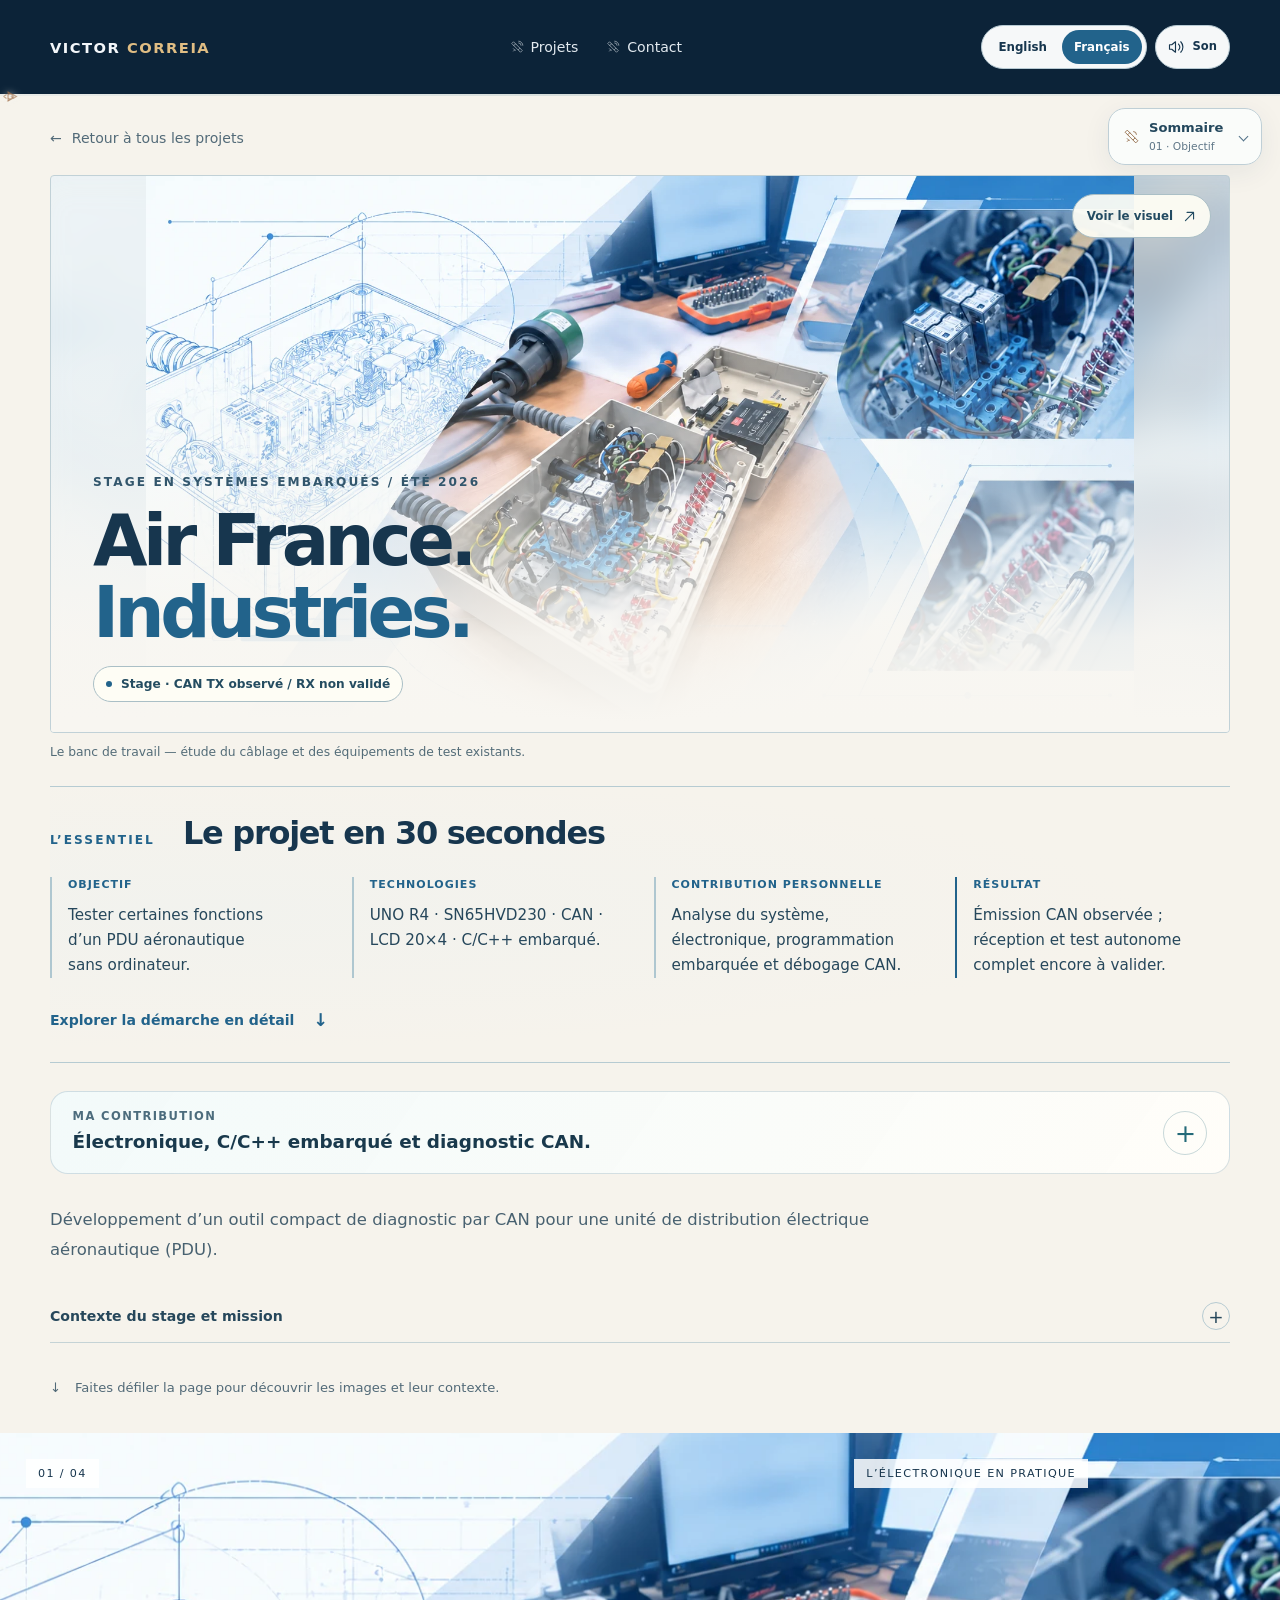
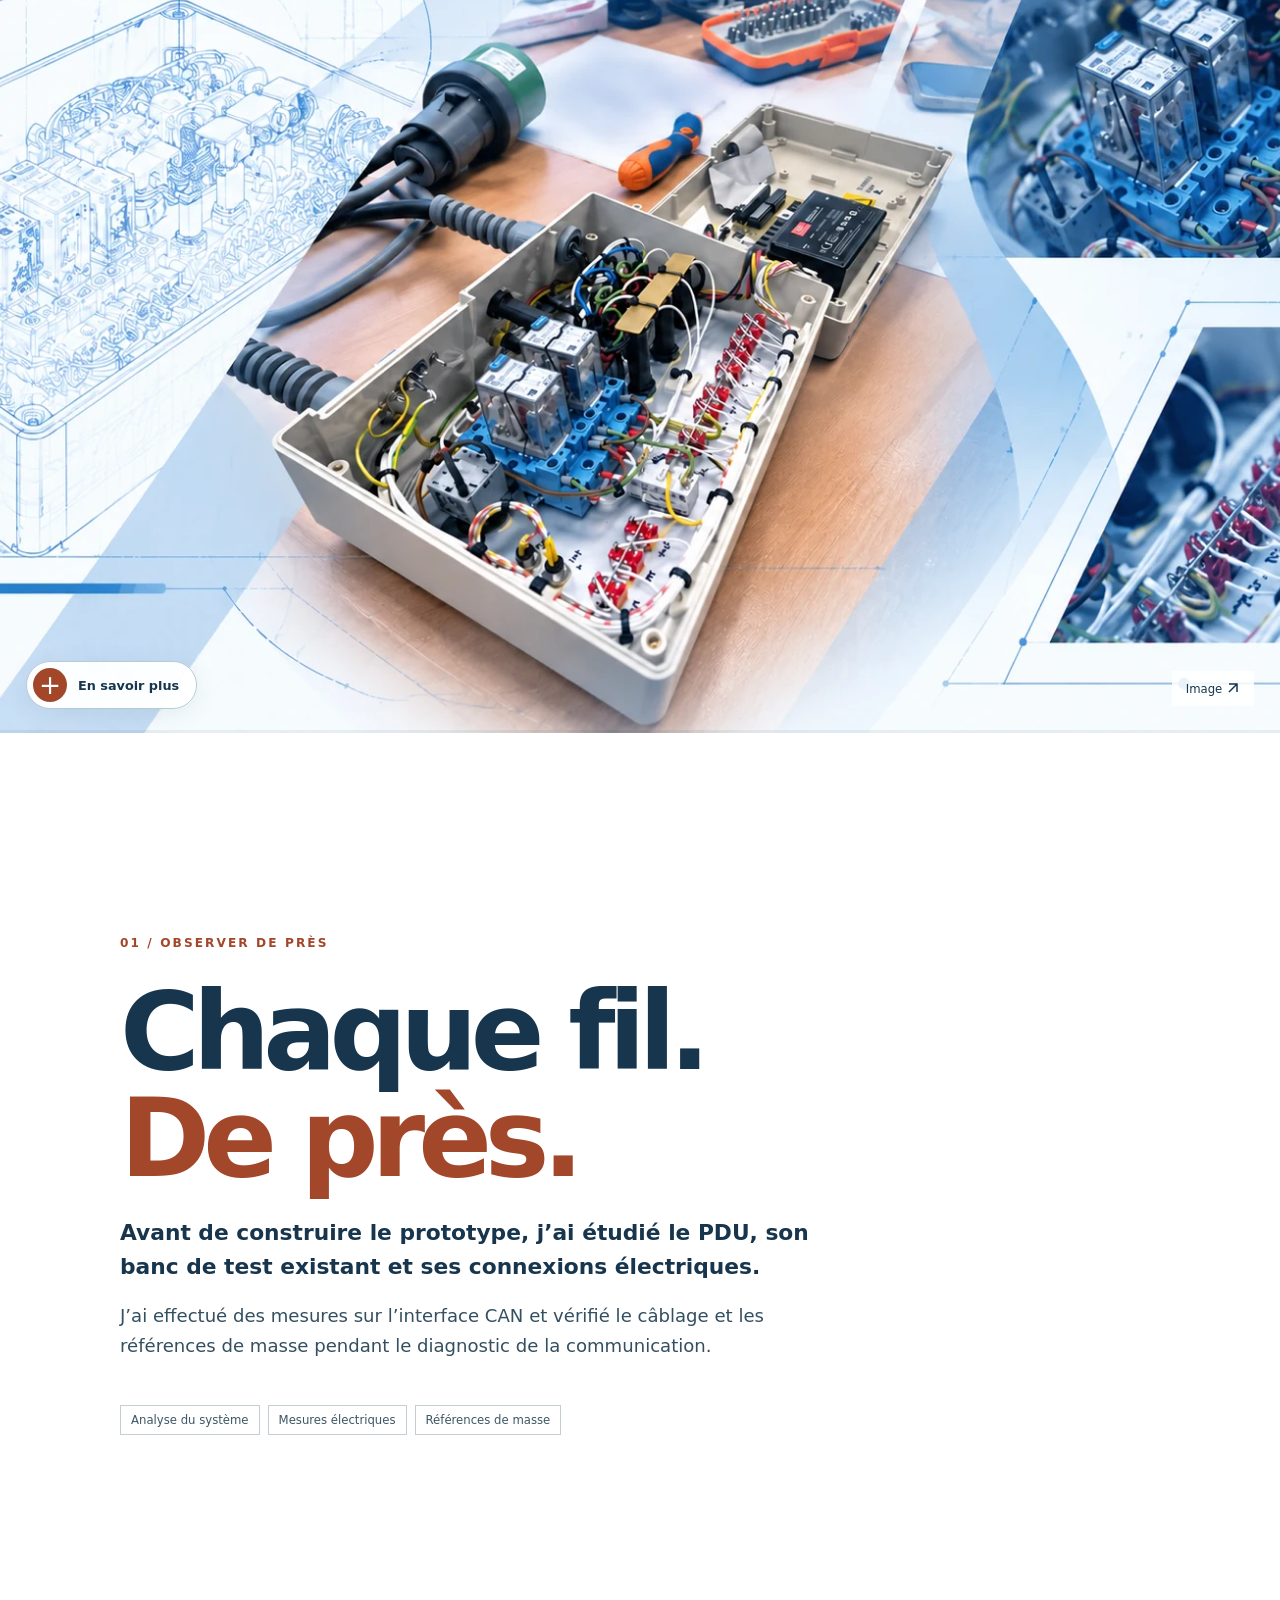
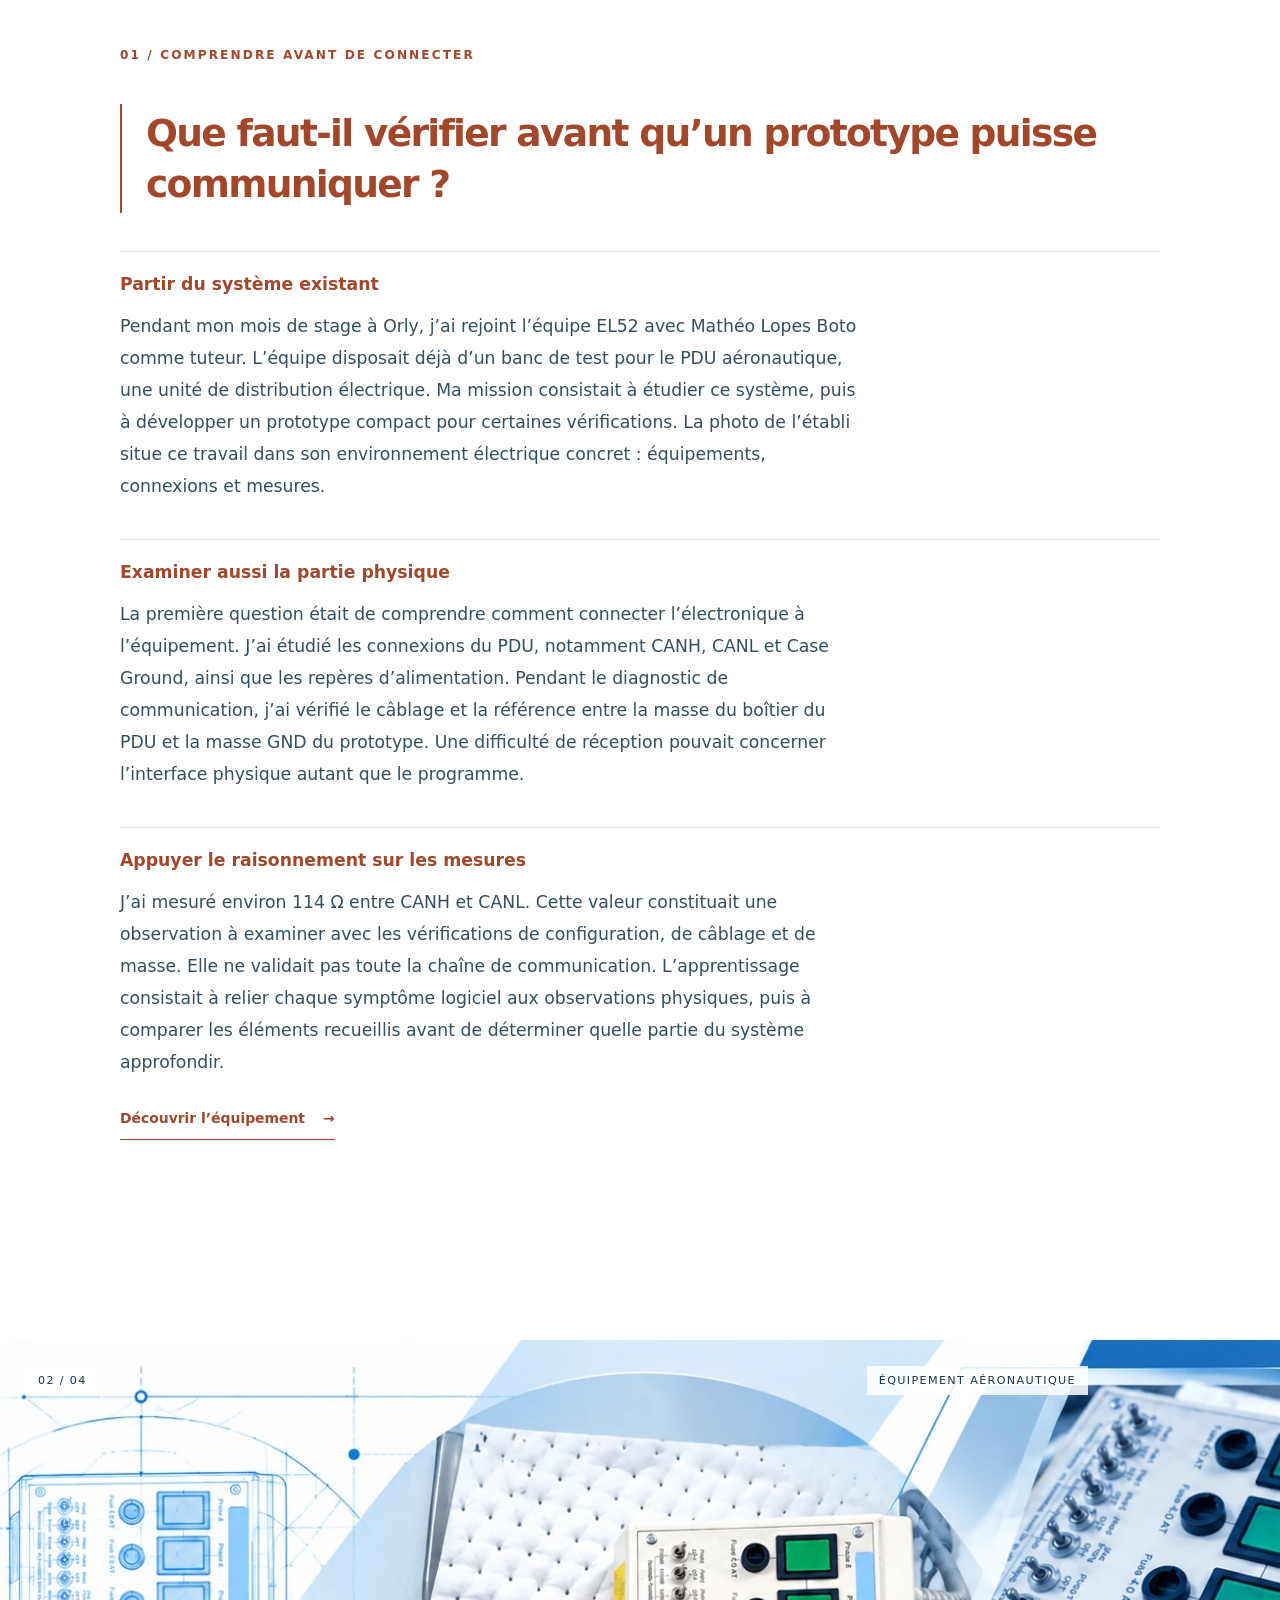
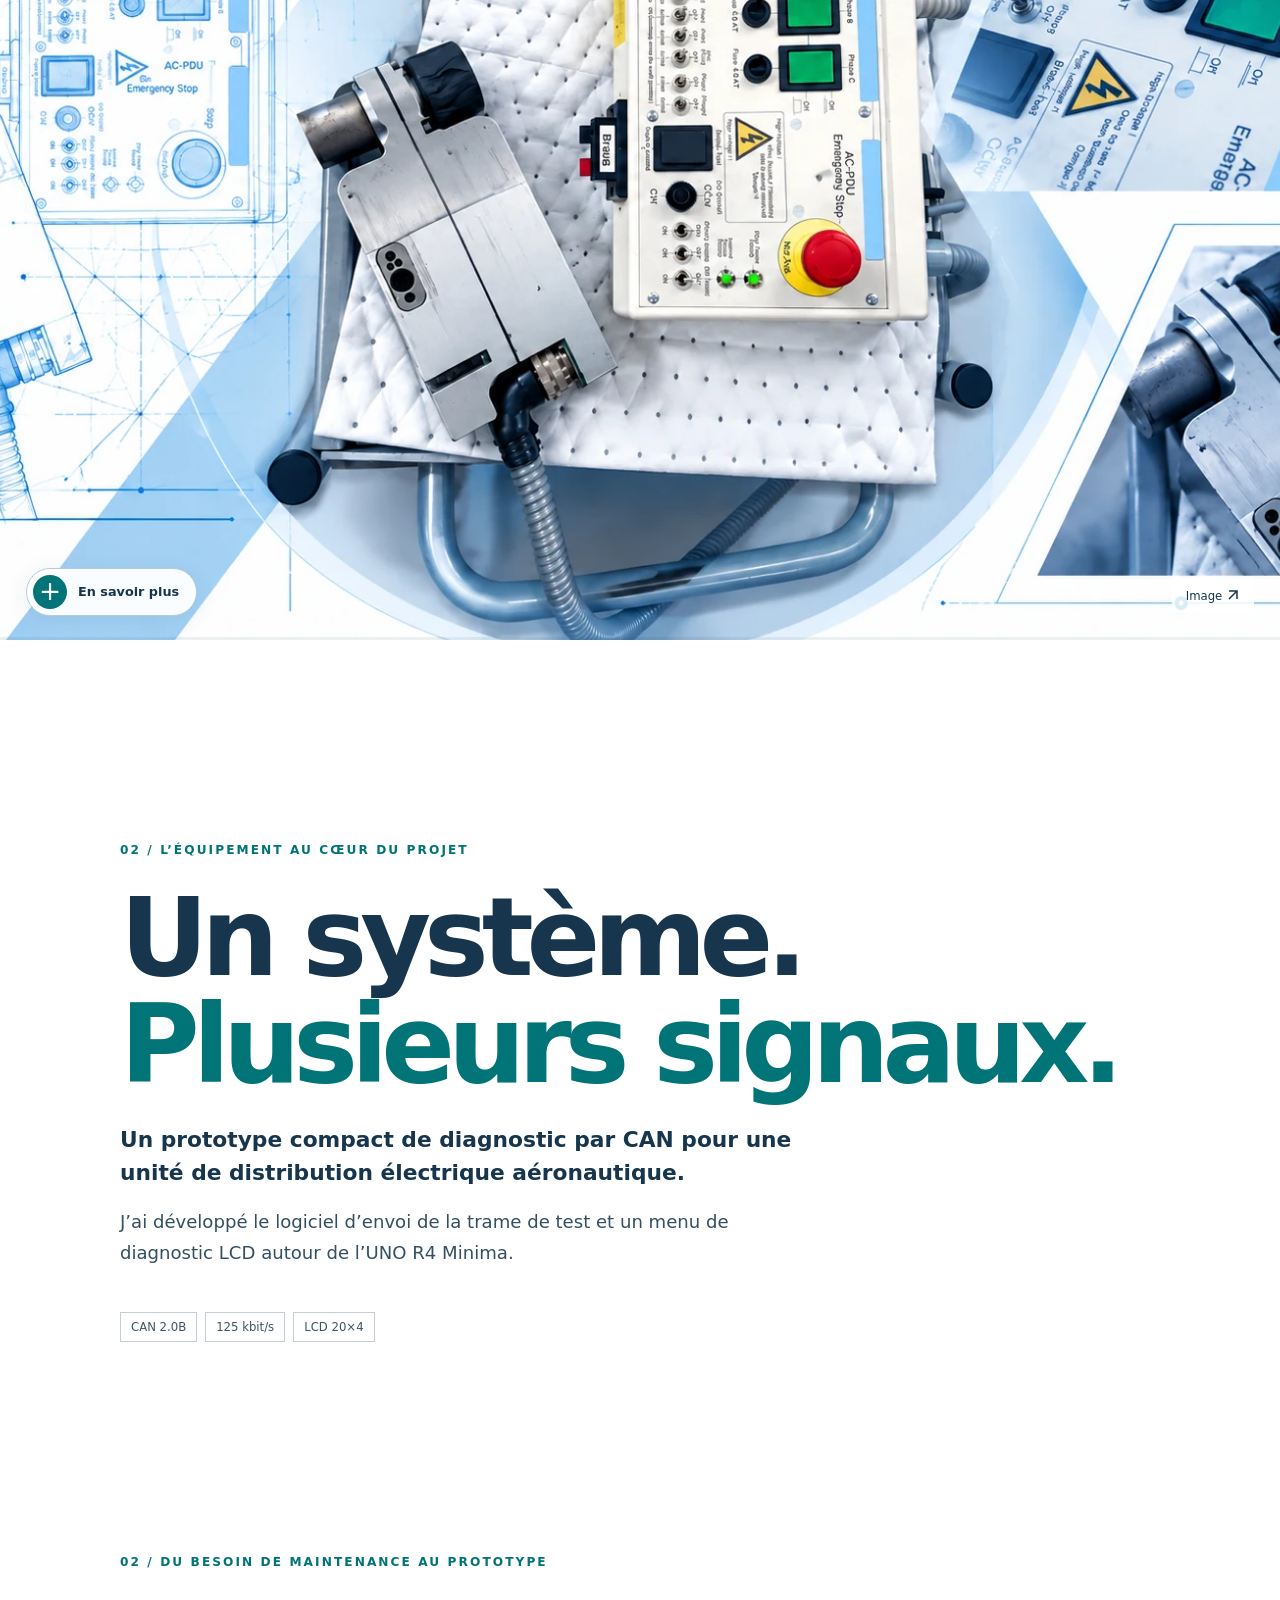
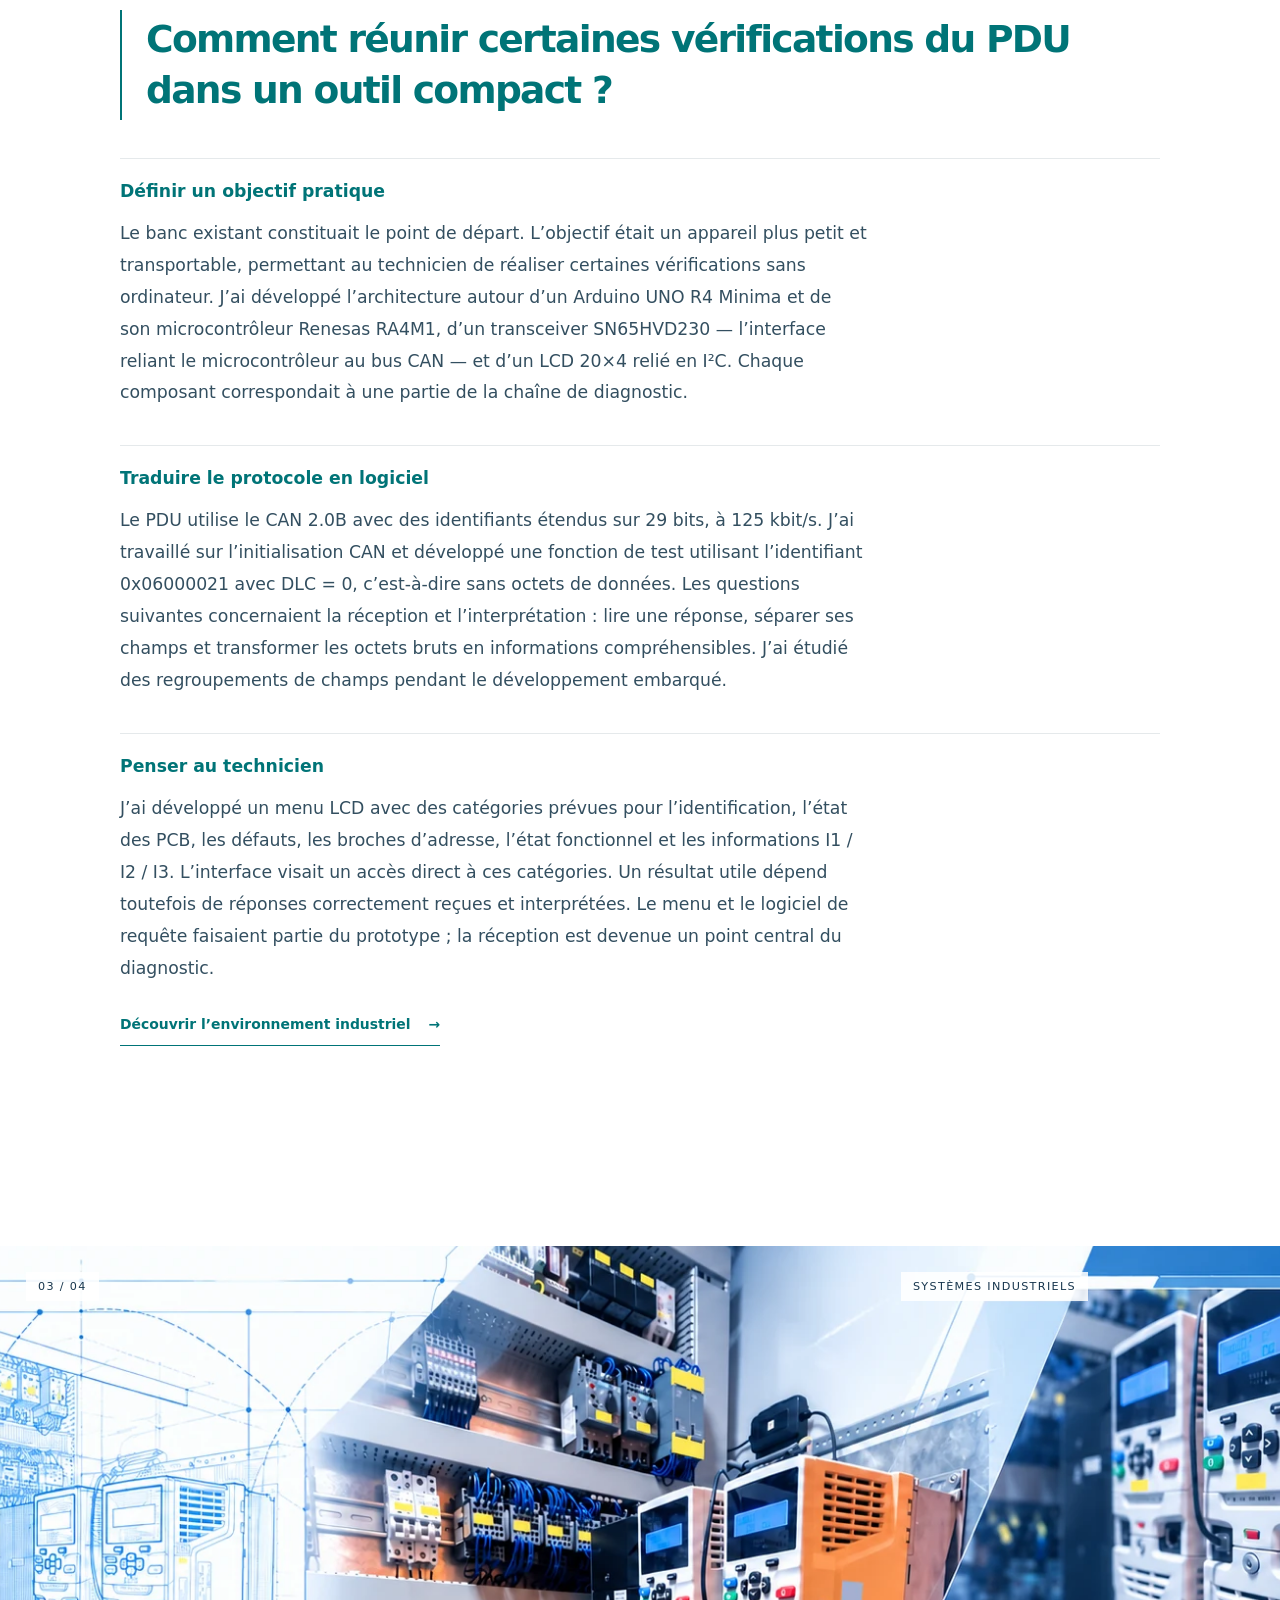
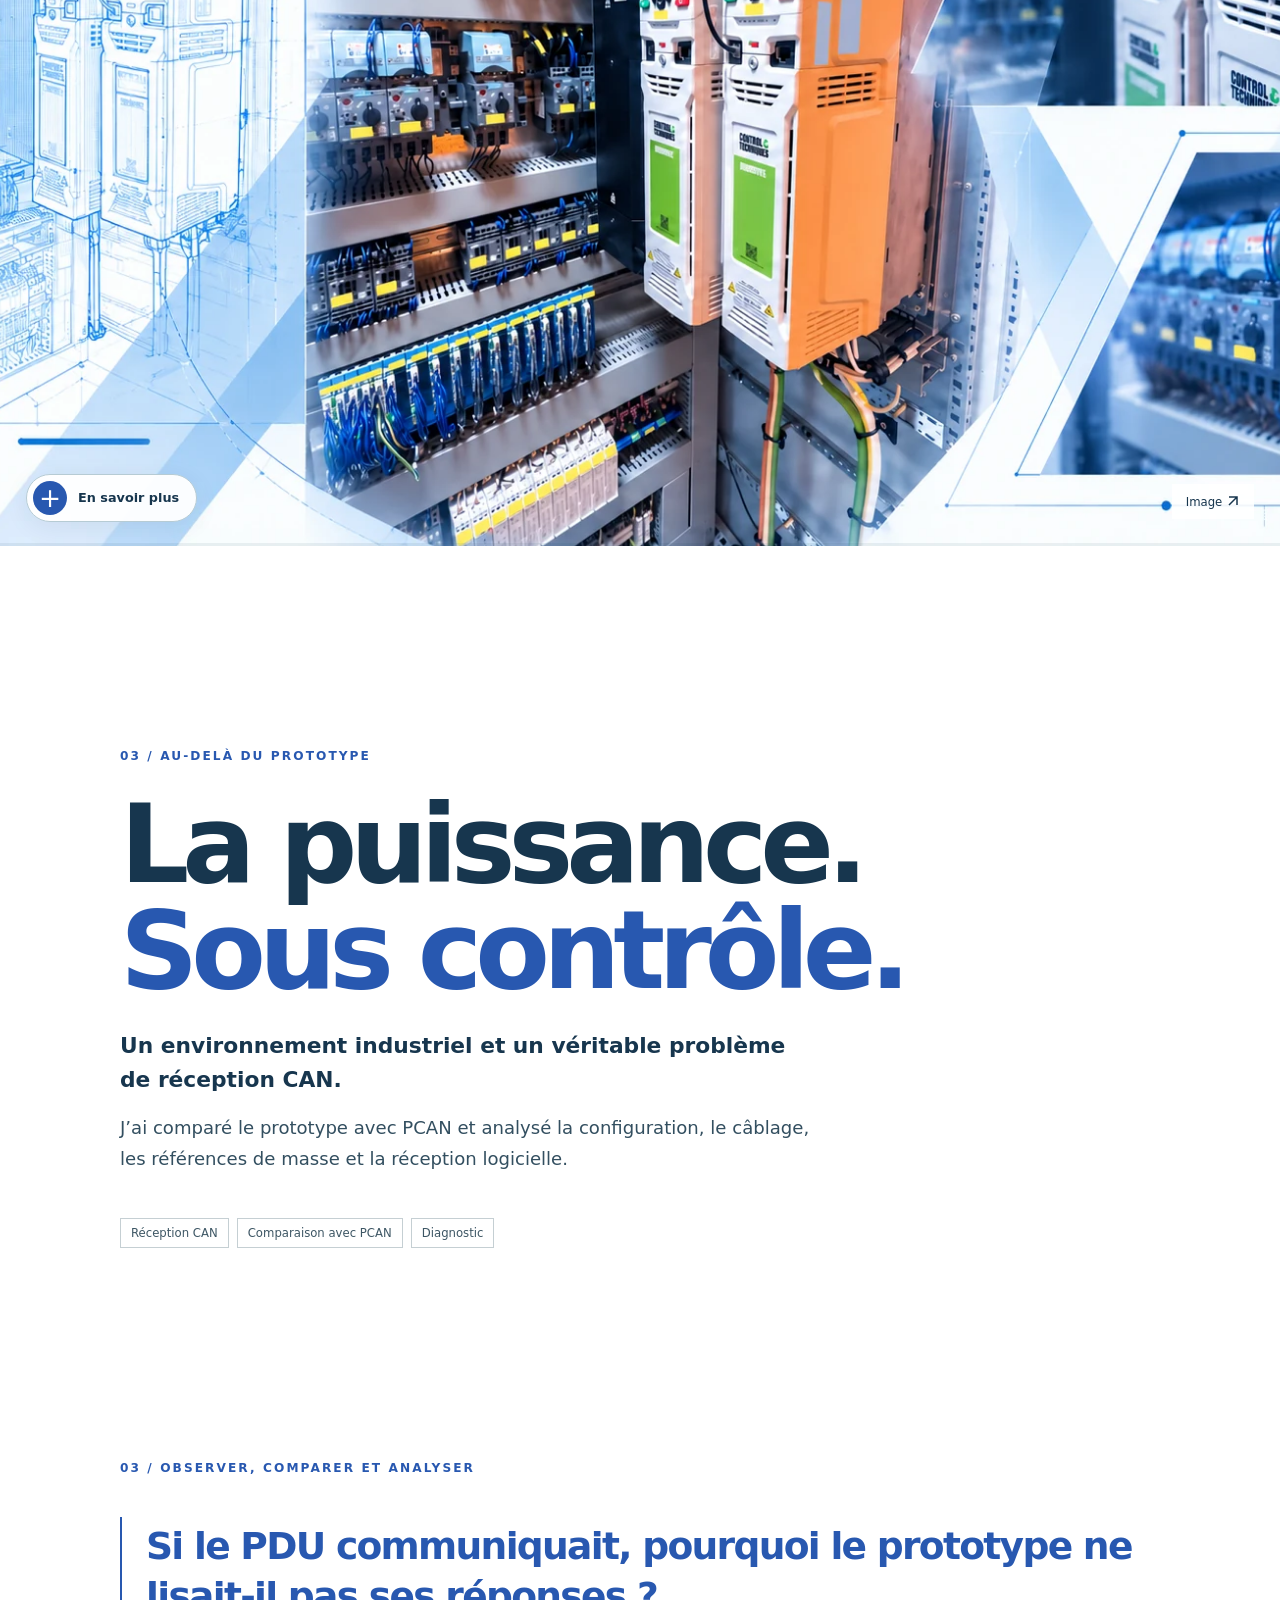
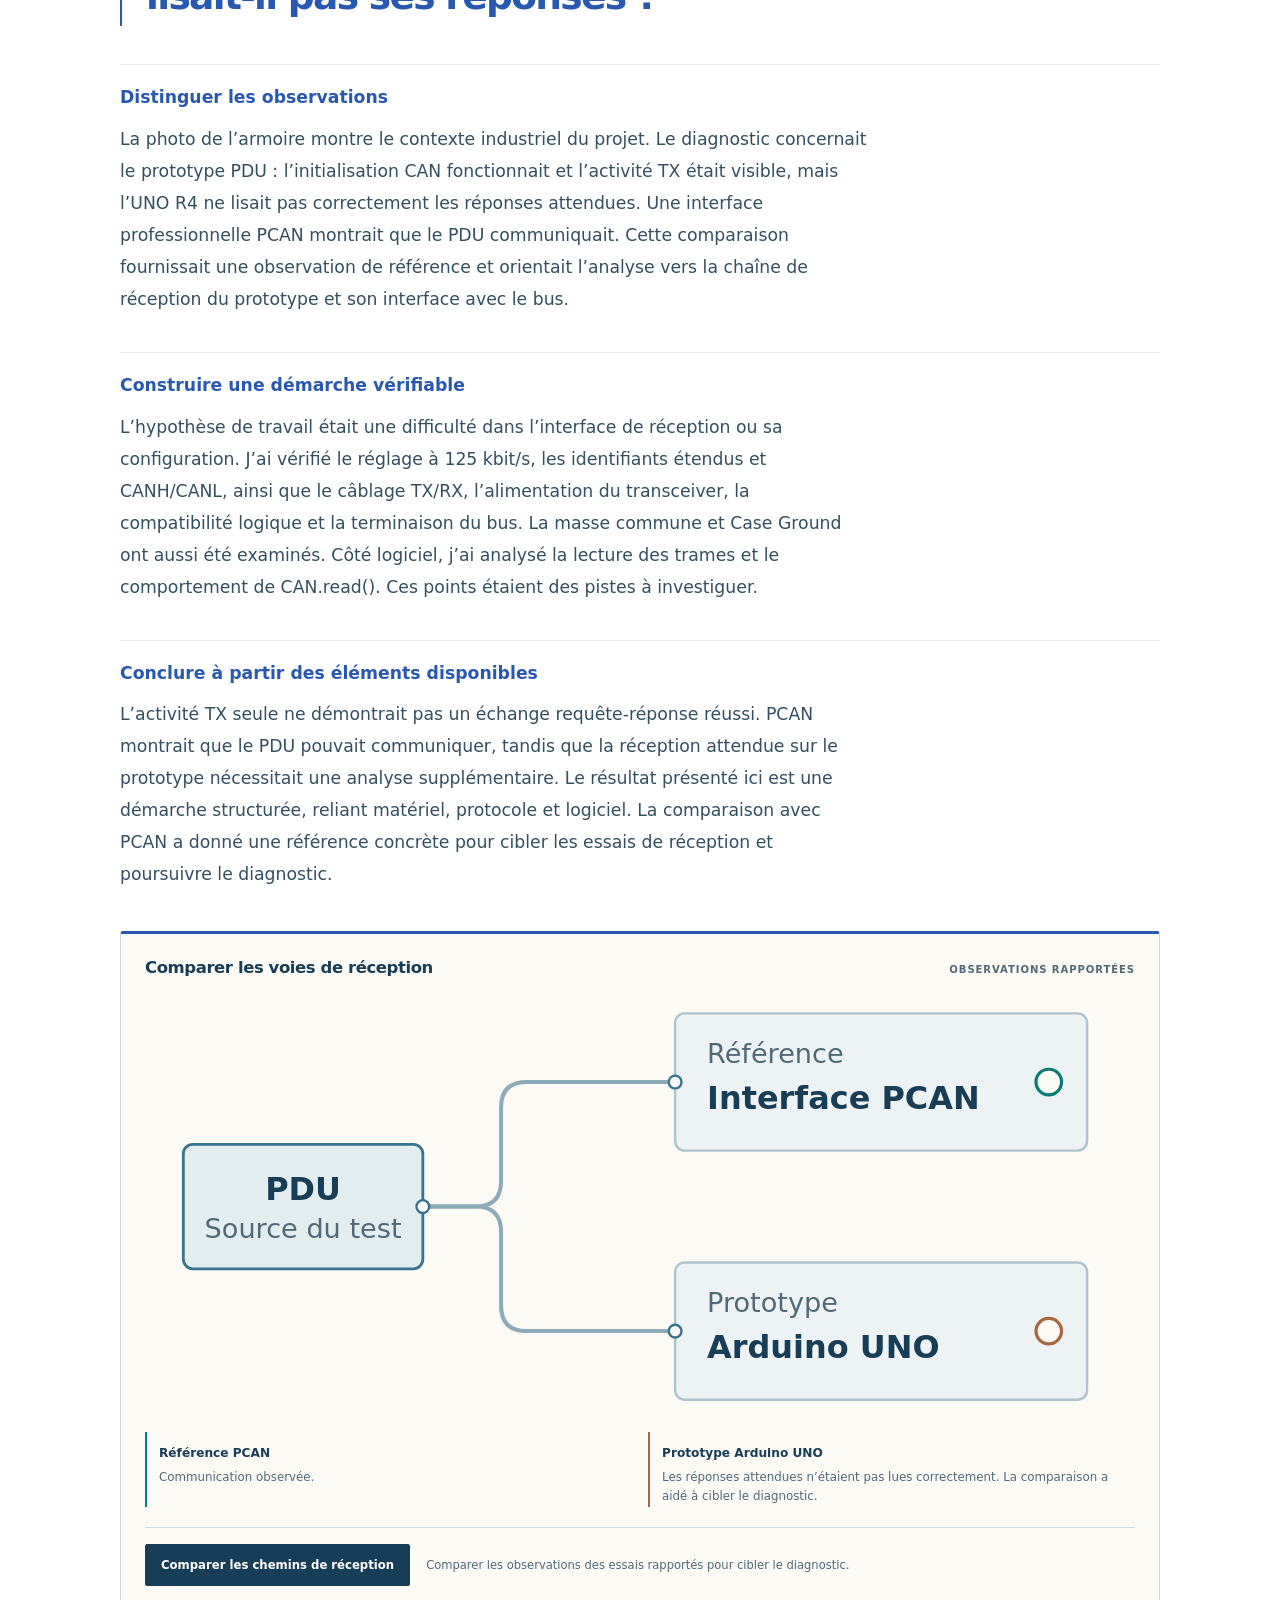
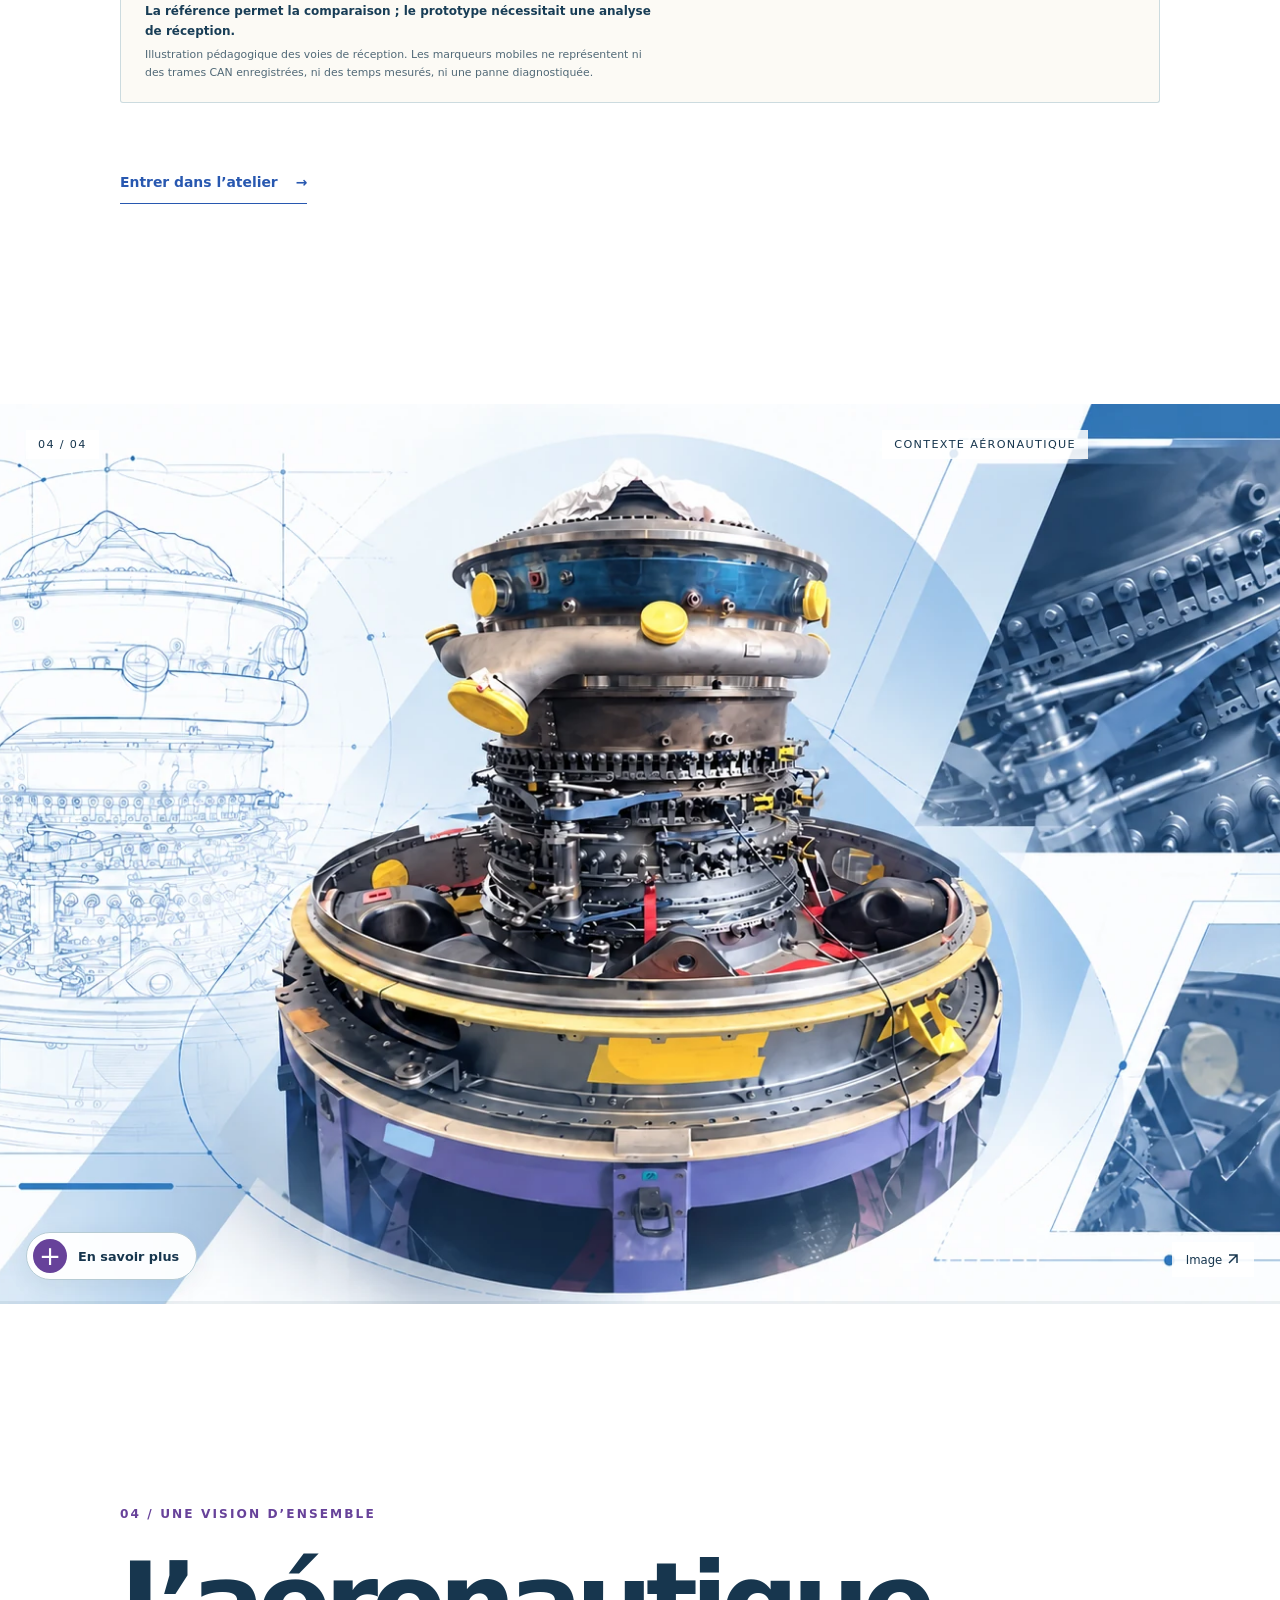
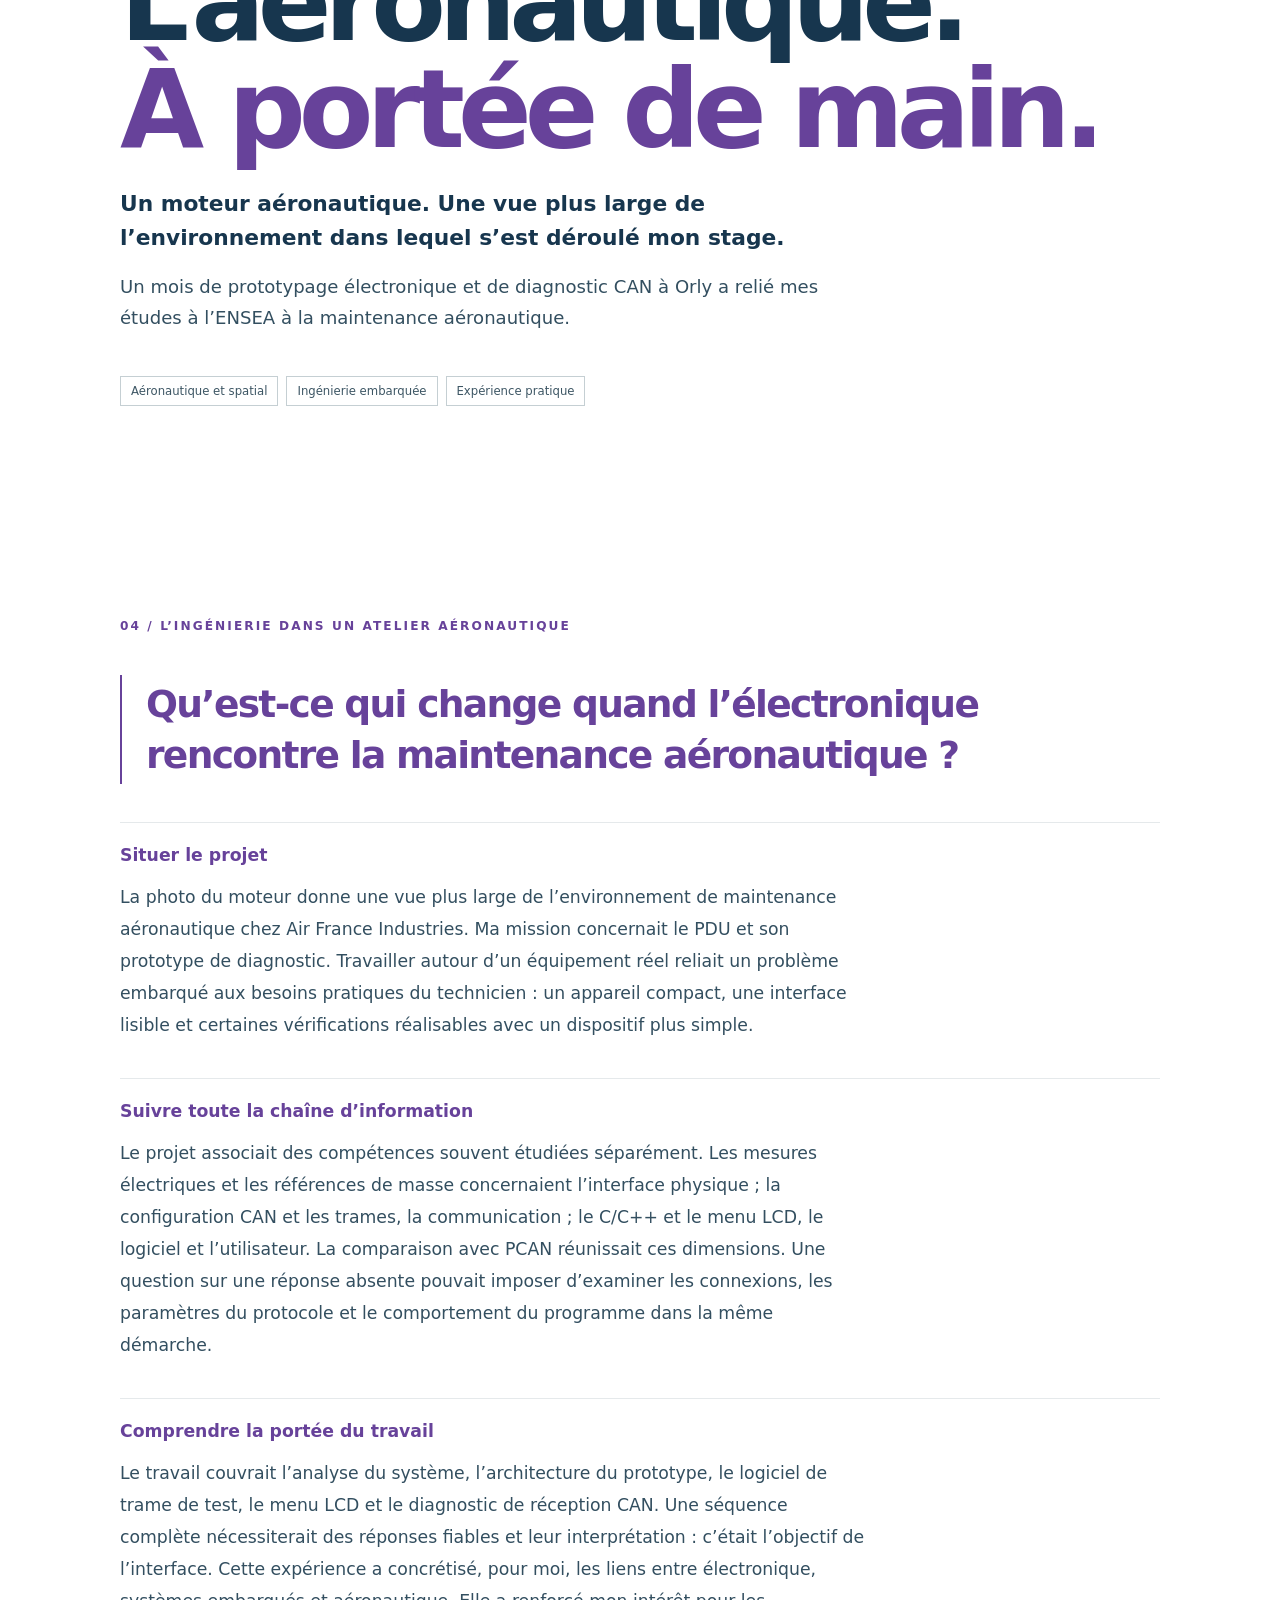
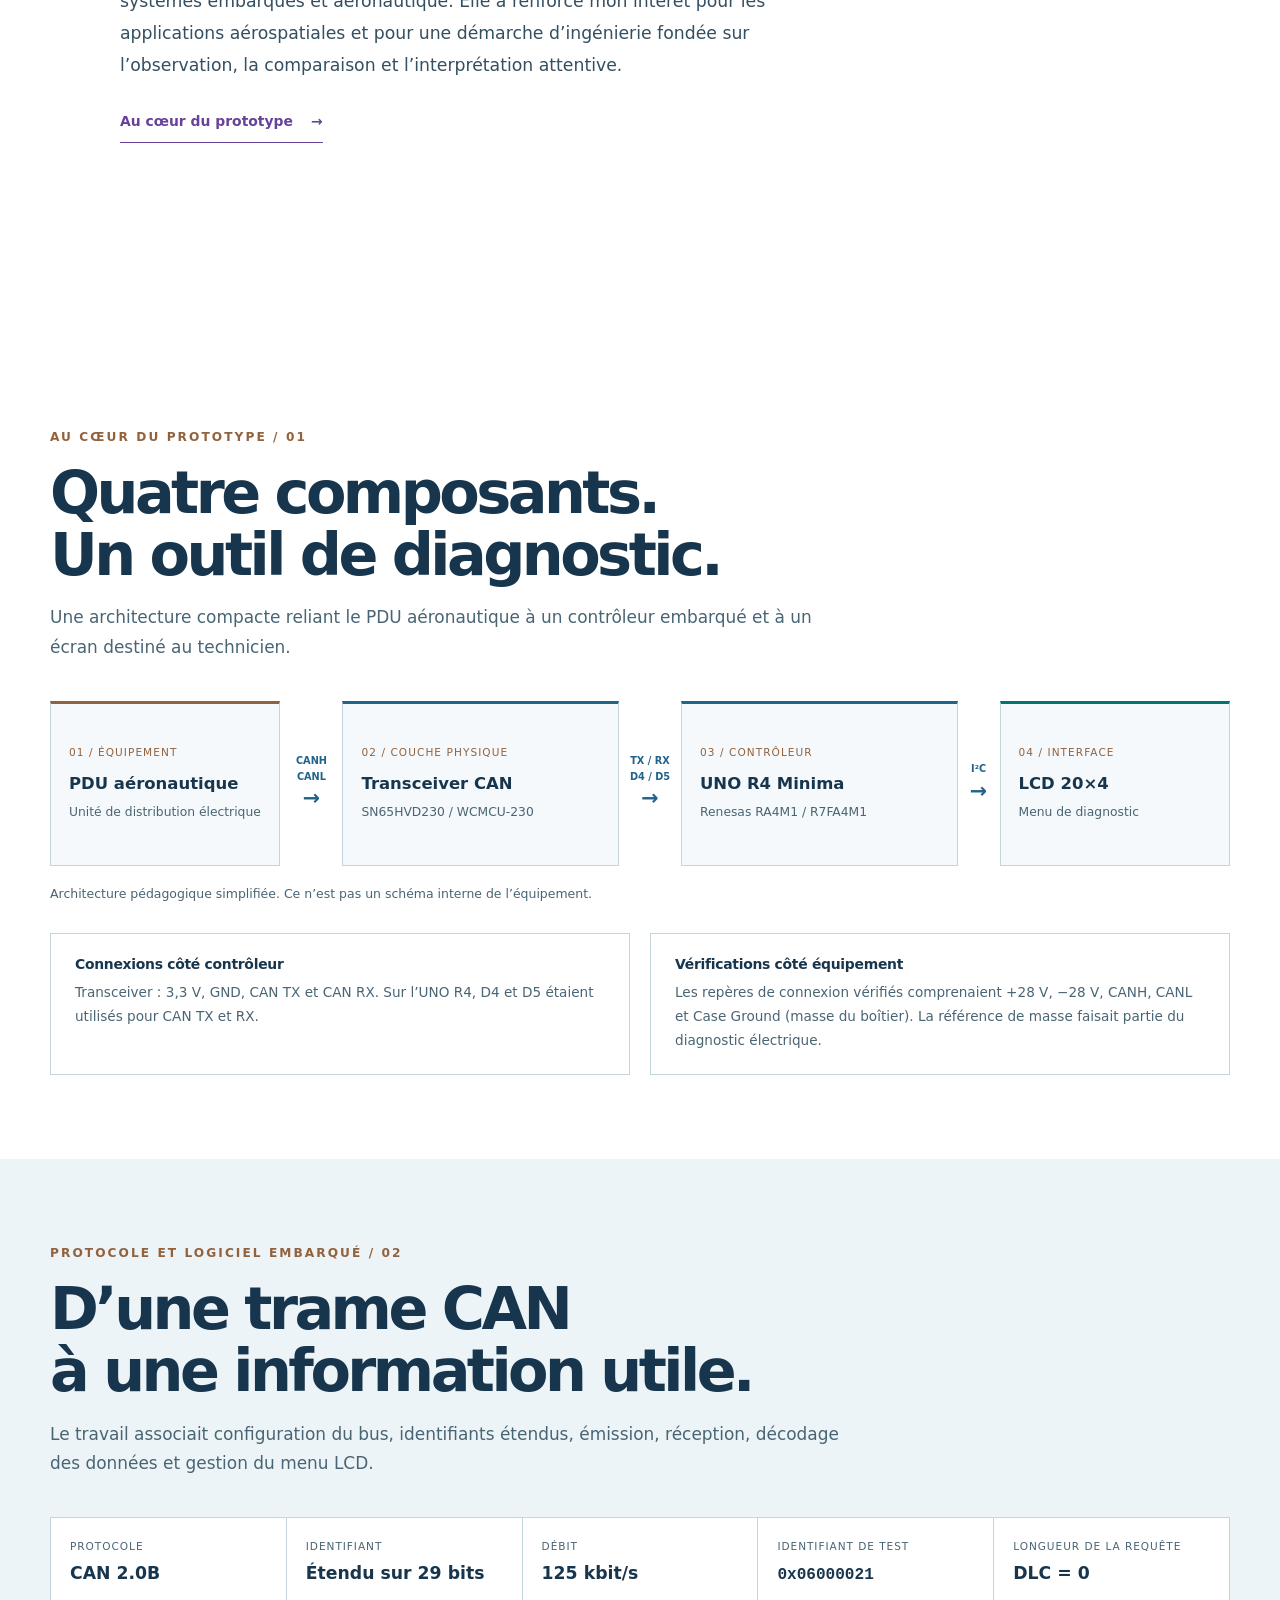
<file: fr/projects/air-france-can.html>
<!doctype html>
<html lang="fr">
<head>
<script src="../../assets/site-audio.js" defer></script>
  <meta charset="utf-8">
  <meta name="viewport" content="width=device-width, initial-scale=1">
  <meta name="theme-color" content="#f6f3ec">
  <title>Air France Industries — Prototype de diagnostic PDU par CAN · Victor Correia</title>
  <meta name="description" content="Stage d’un mois de Victor Correia chez Air France Industries à Orly : analyse du système, prototype compact de diagnostic CAN pour un PDU, mesures électriques et diagnostic embarqué.">
  <link rel="icon" type="image/svg+xml" href="../../assets/favicon.svg">
  <link rel="stylesheet" href="../../assets/project.css">
  <link rel="stylesheet" href="../../assets/air-france.css">
  <link rel="stylesheet" href="../../assets/air-france-technical.css">
  <script src="../../assets/air-france-technical.js" defer></script>

<link rel="stylesheet" href="../../assets/language.css">
<script src="../../assets/language.js" defer></script>
<link rel="alternate" hreflang="en" href="/projects/air-france-can.html">
<link rel="alternate" hreflang="fr" href="/fr/projects/air-france-can.html">
  <link rel="stylesheet" href="../../assets/photo-reading.css">
  <link rel="stylesheet" href="../../assets/story-demos.css">
  <script src="../../assets/photo-reading.js" defer></script>
  <script src="../../assets/story-demos.js" defer></script>
  <link rel="stylesheet" href="../../assets/project-brief.css">
<link rel="stylesheet" href="../../assets/space-navigation.css">
<script src="../../assets/space-navigation.js" defer></script>
<link rel="stylesheet" href="../../assets/site-audio.css">
<link rel="stylesheet" href="../../assets/project-opening.css?v=air-entry-2">
<link rel="stylesheet" href="../../assets/project-reading-nav.css">
<link rel="stylesheet" href="../../assets/project-photo-sources.css">
<link rel="stylesheet" href="../../assets/project-evidence.css">
<script src="../../assets/project-reading-nav.js" defer></script>
</head>
<body class="air-france-page">
  <a class="skip-link" href="#main">Aller au contenu</a>
  <header class="nav wrap">
    <a class="brand" href="../index.html">VICTOR <b>CORREIA</b></a>
    <nav class="nav-links" aria-label="Navigation principale"><a href="../index.html#projects"><svg class="space-menu-icon" viewBox="0 0 24 24" fill="none" stroke="currentColor" stroke-width="1.3" stroke-linecap="round" stroke-linejoin="round" aria-hidden="true" focusable="false"><path d="m10 7 7 7-3 3-7-7zM7 10 3 6l3-3 4 4m4 10 4 4 3-3-4-4M6 15l3 3m-3 1 2-2M15 5a4 4 0 0 1 4 4m-4-7a7 7 0 0 1 7 7"/></svg>Projets</a><a href="../index.html#contact"><svg class="space-menu-icon" viewBox="0 0 24 24" fill="none" stroke="currentColor" stroke-width="1.3" stroke-linecap="round" stroke-linejoin="round" aria-hidden="true" focusable="false"><path d="m10 7 7 7-3 3-7-7zM7 10 3 6l3-3 4 4m4 10 4 4 3-3-4-4M6 15l3 3m-3 1 2-2M15 5a4 4 0 0 1 4 4m-4-7a7 7 0 0 1 7 7"/></svg>Contact</a></nav>
  <nav class="language-switch" aria-label="Choisir la langue"><a href="/projects/air-france-can.html" lang="en" hreflang="en" data-language="en" aria-label="English"><span class="language-name">English</span><span class="language-short" aria-hidden="true">EN</span></a><a href="/fr/projects/air-france-can.html" lang="fr" hreflang="fr" data-language="fr" aria-label="Français" aria-current="page"><span class="language-name">Français</span><span class="language-short" aria-hidden="true">FR</span></a></nav></header>
<div class="page-flight-progress" role="progressbar" aria-label="Progression de lecture" aria-valuemin="0" aria-valuemax="100" aria-valuenow="0" hidden><span class="flight-progress-track" aria-hidden="true"></span><span class="flight-progress-fill" aria-hidden="true"></span><span class="flight-progress-ship" aria-hidden="true"><svg viewBox="0 0 24 24" fill="none" stroke="currentColor" stroke-width="1.3" stroke-linecap="round" stroke-linejoin="round" aria-hidden="true" focusable="false"><path d="M12 2c-3.3 3.7-4.6 8.1-4.1 13h8.2C16.6 10.1 15.3 5.7 12 2Z"/><circle cx="12" cy="8" r="1.5"/><path d="m8 10-3.7 5.5L8 14m8-4 3.7 5.5L16 14M9 18l3 4 3-4"/></svg></span></div>

  <main id="main">
    <section class="case-intro wrap" aria-labelledby="project-title">
      <a class="back-link" href="../index.html#projects"><span aria-hidden="true">←</span> Retour à tous les projets</a>
<div class="project-opening">
  <figure class="project-opening-figure" aria-describedby="project-opening-caption">
    <img class="project-opening-backdrop" src="../../assets/air-france/workbench-public.webp" width="1672" height="941" alt="" aria-hidden="true" decoding="async">
    <img class="project-opening-image" src="../../assets/air-france/workbench-public.webp" width="1672" height="941" alt="Montage technique d’un boîtier de diagnostic ouvert, de relais et du câblage sur le banc de travail Air France." fetchpriority="high" decoding="async">
  </figure>
  <div class="project-opening-copy"><p class="eyebrow">Stage en systèmes embarqués / Été 2026</p><h1 id="project-title">Air France.<br><span>Industries.</span></h1><p class="project-opening-status">Stage · CAN TX observé / RX non validé</p></div>
  <a class="project-opening-source" href="../../assets/air-france/workbench-public.webp" target="_blank" rel="noopener noreferrer" title="Image de présentation" aria-label="Image de présentation">Voir le visuel<svg viewBox="0 0 16 16" fill="none" stroke="currentColor" stroke-width="1.4" stroke-linecap="round" stroke-linejoin="round" aria-hidden="true" focusable="false"><path d="M5 3h8v8M13 3 3 13"/></svg></a>
</div>
<p class="project-opening-caption" id="project-opening-caption">Le banc de travail — étude du câblage et des équipements de test existants.</p>
<section class="project-brief" aria-labelledby="project-brief-title">
        <div class="project-brief-heading"><p class="eyebrow">L’essentiel</p><h2 id="project-brief-title">Le projet en 30 secondes</h2></div>
        <dl class="project-brief-grid">
<div><dt>Objectif</dt><dd>Tester certaines fonctions d’un PDU aéronautique sans ordinateur.</dd></div>
<div><dt>Technologies</dt><dd>UNO R4 · SN65HVD230 · CAN · LCD 20×4 · C/C++ embarqué.</dd></div>
<div><dt>Contribution personnelle</dt><dd>Analyse du système, électronique, programmation embarquée et débogage CAN.</dd></div>
<div><dt>Résultat</dt><dd>Émission CAN observée ; réception et test autonome complet encore à valider.</dd></div>
</dl>
        <a class="project-brief-dive" href="#workbench">Explorer la démarche en détail <span aria-hidden="true">↓</span></a>
      </section>
<details class="pe-contribution" id="project-contribution">
  <summary><span class="pe-kicker">Ma contribution</span><strong>Électronique, C/C++ embarqué et diagnostic CAN.</strong><span class="pe-expand" aria-hidden="true">+</span></summary>
  <div class="pe-contribution-body"><p>Pendant mon mois au sein de l’équipe EL52 à Orly, avec Mathéo Lopes Boto comme tuteur, j’ai travaillé sur un prototype compact de diagnostic du PDU existant.</p><ul><li>J’ai étudié l’équipement et ses connexions, avec notamment une mesure d’environ 114 Ω entre CANH et CANL.</li><li>J’ai développé l’envoi de la trame de test et le logiciel du menu de diagnostic LCD autour de l’UNO R4.</li><li>J’ai analysé la réception : configuration CAN, câblage, références de masse et comparaison avec PCAN.</li></ul><a class="pe-link" href="#can-debugging">Voir ma démarche de diagnostic <svg viewBox="0 0 14 14" fill="none" stroke="currentColor" stroke-width="1.5" aria-hidden="true" focusable="false"><path d="M3 11 11 3M3 3h8v8"/></svg></a></div>
</details>
<details class="project-reading-nav" data-project-reading-nav open>
  <summary><svg class="reading-nav-icon" viewBox="0 0 24 24" fill="none" stroke="currentColor" stroke-width="1.3" stroke-linecap="round" stroke-linejoin="round" aria-hidden="true" focusable="false"><path d="m10 7 7 7-3 3-7-7zM7 10 3 6l3-3 4 4m4 10 4 4 3-3-4-4M6 15l3 3m-3 1 2-2M15 5a4 4 0 0 1 4 4"/></svg><span class="reading-nav-summary-copy"><span>Sommaire</span><span class="reading-nav-position" id="project-reading-position" data-reading-nav-position>01 · Objectif</span></span></summary>
  <nav aria-label="Parcours de lecture du projet"><ol class="reading-nav-links">
<li><a href="#project-brief-title"><span class="reading-nav-number" aria-hidden="true">01</span><span data-reading-nav-label>Objectif</span></a></li>
<li><a href="#workbench-title"><span class="reading-nav-number" aria-hidden="true">02</span><span data-reading-nav-label>Montage</span></a></li>
<li><a href="#can-debugging"><span class="reading-nav-number" aria-hidden="true">03</span><span data-reading-nav-label>Essais</span></a></li>
<li><a href="#project-evidence"><span class="reading-nav-number" aria-hidden="true">04</span><span data-reading-nav-label>Résultats</span></a></li>
<li><a href="#project-next"><span class="reading-nav-number" aria-hidden="true">05</span><span data-reading-nav-label>Bilan</span></a></li>
  </ol></nav>
</details>


<p class="opening-context-note">Développement d’un outil compact de diagnostic par CAN pour une unité de distribution électrique aéronautique (PDU).</p>

      <details class="project-context">
        <summary>Contexte du stage et mission<span aria-hidden="true">+</span></summary>
        <div class="project-context-copy">
          <p>Un mois à Orly, au sein de l’équipe EL52 avec mon tuteur Mathéo Lopes Boto : comprendre un système existant, mesurer son interface électrique, développer le prototype et analyser la communication CAN.</p>
      <dl class="intro-facts"><div><dt>Lieu</dt><dd>Orly, France</dd></div><div><dt>Période</dt><dd>Été 2026 · 1 mois</dd></div><div><dt>Équipe</dt><dd>EL52</dd></div><div><dt>Tuteur</dt><dd>Mathéo Lopes Boto</dd></div><div><dt>Environnement</dt><dd>Maintenance aéronautique</dd></div><div><dt>Mon rôle</dt><dd>Analyse · Prototypage · Diagnostic</dd></div></dl>
      <div class="internship-brief">
        <div><p class="eyebrow">Le défi</p><h2>Un banc de test existant.<br>Une approche plus portable.</h2></div>
        <div><p>L’équipe disposait déjà d’un banc de test pour le PDU, une unité de distribution électrique aéronautique liée aux équipements de soute et de bagages. J’ai commencé par étudier le PDU, ses connexions et le banc existant.</p><p>Ma mission était de développer un prototype de diagnostic compact et autonome pour certaines vérifications : envoyer des requêtes CAN, interpréter les réponses et présenter les informations utiles dans un menu LCD.</p><p>L’objectif était de permettre à un technicien d’effectuer ces vérifications sans ordinateur. Mon travail associait prototypage électronique, logiciel embarqué, mesures et analyse de la chaîne de réception.</p></div>
      </div>
      <nav class="case-jump-links" aria-label="Découvrir cette étude de cas"><a href="#workbench"><svg class="space-menu-icon" viewBox="0 0 24 24" fill="none" stroke="currentColor" stroke-width="1.3" stroke-linecap="round" stroke-linejoin="round" aria-hidden="true" focusable="false"><path d="m10 7 7 7-3 3-7-7zM7 10 3 6l3-3 4 4m4 10 4 4 3-3-4-4M6 15l3 3m-3 1 2-2M15 5a4 4 0 0 1 4 4m-4-7a7 7 0 0 1 7 7"/></svg>L’atelier</a><a href="#prototype-architecture"><svg class="space-menu-icon" viewBox="0 0 24 24" fill="none" stroke="currentColor" stroke-width="1.3" stroke-linecap="round" stroke-linejoin="round" aria-hidden="true" focusable="false"><path d="m10 7 7 7-3 3-7-7zM7 10 3 6l3-3 4 4m4 10 4 4 3-3-4-4M6 15l3 3m-3 1 2-2M15 5a4 4 0 0 1 4 4m-4-7a7 7 0 0 1 7 7"/></svg>Le fonctionnement du prototype</a><a href="#can-debugging"><svg class="space-menu-icon" viewBox="0 0 24 24" fill="none" stroke="currentColor" stroke-width="1.3" stroke-linecap="round" stroke-linejoin="round" aria-hidden="true" focusable="false"><path d="m10 7 7 7-3 3-7-7zM7 10 3 6l3-3 4 4m4 10 4 4 3-3-4-4M6 15l3 3m-3 1 2-2M15 5a4 4 0 0 1 4 4m-4-7a7 7 0 0 1 7 7"/></svg>Le diagnostic de la communication</a></nav>
        </div>
      </details>
      <p class="scroll-hint"><span aria-hidden="true">↓</span> Faites défiler la page pour découvrir les images et leur contexte.</p>
    </section>


    <section class="photo-story scene-warm" id="workbench" aria-labelledby="workbench-title">
      <div class="story-stage">
        <div class="scene-wash" aria-hidden="true"></div>
        <figure class="story-figure">
          <img class="story-photo" src="../../assets/air-france/workbench-public.webp" width="1672" height="941" alt="Montage technique bleu et blanc d’un boîtier électrique ouvert sur un banc de travail, avec un dessin au trait et des détails des relais et du câblage." fetchpriority="high" decoding="async">
          <figcaption class="photo-label">01 / Électronique sur le banc de travail</figcaption>
        </figure>
      </div>
      <div class="story-frame">
        <div class="chapter-meta" aria-hidden="true"><span>01 / 04</span><span>L’électronique en pratique</span></div>
        <a class="photo-full" href="../../assets/air-france/workbench-public.webp" target="_blank" rel="noopener noreferrer" aria-label="Voir le montage du banc de travail en entier (s’ouvre dans un nouvel onglet)" title="Image de présentation" aria-label="Image de présentation">Image <svg viewBox="0 0 14 14" fill="none" stroke="currentColor" stroke-width="1.5" aria-hidden="true" focusable="false"><path d="M3 11 11 3M3 3h8v8"/></svg></a>
        <details class="chapter-more" name="chapter-information">
          <summary><span class="more-icon" aria-hidden="true">+</span><span>En savoir plus</span></summary>
          <div class="more-panel" role="region" aria-labelledby="workbench-more-title">
            <button class="more-close" type="button" aria-label="Fermer les informations sur le banc de travail" hidden>×</button>
            <p class="eyebrow">01 / Analyse du système et mesures</p>
            <h3 id="workbench-more-title">Analyser le système.<br>Mesurer l’essentiel.</h3>
            <dl class="more-facts"><div><dt>Point de départ</dt><dd>Le PDU et son banc de test existant</dd></div><div><dt>Mesure sur le bus</dt><dd>Environ 114 Ω entre CANH et CANL</dd></div><div><dt>Connexions</dt><dd>Alimentation, CANH, CANL et masse du boîtier</dd></div></dl>
            <h4>Ce que j’ai analysé</h4><p>J’ai étudié l’équipement et le banc existant, identifié les connexions électriques et examiné l’interface physique CAN avant de développer le prototype compact.</p>
            <h4>Mesures électriques</h4><p>J’ai mesuré environ 114 Ω entre CANH et CANL. Cette observation faisait partie du diagnostic, avec les vérifications du câblage et des références électriques.</p>
            <h4>Référence de masse</h4><p>J’ai vérifié la liaison entre la masse du boîtier du PDU et la masse GND du prototype pendant le diagnostic de la communication. Les connexions du système comprenaient des bornes repérées +28 V et −28 V.</p>
          <div class="project-photo-source"><h4>Le visuel et sa source</h4><p>Montage de présentation public du projet.</p><ul><li><a href="../../assets/air-france/workbench-public.webp" target="_blank" rel="noopener noreferrer">Image de présentation <svg viewBox="0 0 14 14" fill="none" stroke="currentColor" stroke-width="1.5" aria-hidden="true" focusable="false"><path d="M3 11 11 3M3 3h8v8"/></svg></a></li></ul></div></div>
        </details>
        <div class="chapter-progress" aria-hidden="true"><span></span></div>
      </div>
      <div class="chapter-content">
        <div class="chapter-copy">
          <p class="eyebrow">01 / Observer de près</p>
          <h2 id="workbench-title"><span class="title-line">Chaque fil.</span> <span class="title-line title-accent">De près.</span></h2>
          <p class="chapter-lead">Avant de construire le prototype, j’ai étudié le PDU, son banc de test existant et ses connexions électriques.</p>
          <p>J’ai effectué des mesures sur l’interface CAN et vérifié le câblage et les références de masse pendant le diagnostic de la communication.</p>
          <ul class="chapter-tags" aria-label="Thèmes principaux"><li>Analyse du système</li><li>Mesures électriques</li><li>Références de masse</li></ul>

        </div>
        <article class="chapter-narrative" aria-labelledby="workbench-narrative-title">
          <p class="eyebrow">01 / Comprendre avant de connecter</p>
          <h3 class="narrative-question" id="workbench-narrative-title">Que faut-il vérifier avant qu’un prototype puisse communiquer ?</h3>
          <div class="narrative-block">
            <h4>Partir du système existant</h4>
            <p>Pendant mon mois de stage à Orly, j’ai rejoint l’équipe EL52 avec Mathéo Lopes Boto comme tuteur. L’équipe disposait déjà d’un banc de test pour le PDU aéronautique, une unité de distribution électrique. Ma mission consistait à étudier ce système, puis à développer un prototype compact pour certaines vérifications. La photo de l’établi situe ce travail dans son environnement électrique concret : équipements, connexions et mesures.</p>
          </div>
          <div class="narrative-block">
            <h4>Examiner aussi la partie physique</h4>
            <p>La première question était de comprendre comment connecter l’électronique à l’équipement. J’ai étudié les connexions du PDU, notamment CANH, CANL et Case Ground, ainsi que les repères d’alimentation. Pendant le diagnostic de communication, j’ai vérifié le câblage et la référence entre la masse du boîtier du PDU et la masse GND du prototype. Une difficulté de réception pouvait concerner l’interface physique autant que le programme.</p>
          </div>
          <div class="narrative-block">
            <h4>Appuyer le raisonnement sur les mesures</h4>
            <p>J’ai mesuré environ 114 Ω entre CANH et CANL. Cette valeur constituait une observation à examiner avec les vérifications de configuration, de câblage et de masse. Elle ne validait pas toute la chaîne de communication. L’apprentissage consistait à relier chaque symptôme logiciel aux observations physiques, puis à comparer les éléments recueillis avant de déterminer quelle partie du système approfondir.</p>
          </div>
          <a class="chapter-next" href="#pdu">Découvrir l’équipement <span aria-hidden="true">→</span></a>
        </article>
      </div>
    </section>

    <section class="photo-story scene-ice scene-landscape" id="pdu" aria-labelledby="pdu-title">
      <div class="story-stage">
        <div class="scene-wash" aria-hidden="true"></div>
        <figure class="story-figure">
          <img class="story-photo" src="../../assets/air-france/pdu-test-public.webp" width="1672" height="941" alt="Montage technique bleu et blanc d’une unité de distribution électrique aéronautique et de son panneau de test, avec un dessin au trait et des détails des commandes." loading="lazy" decoding="async">
          <figcaption class="photo-label">02 / Le PDU et son banc de test</figcaption>
        </figure>
      </div>
      <div class="story-frame">
        <div class="chapter-meta" aria-hidden="true"><span>02 / 04</span><span>Équipement aéronautique</span></div>
        <a class="photo-full" href="../../assets/air-france/pdu-test-public.webp" target="_blank" rel="noopener noreferrer" aria-label="Voir le montage du PDU en entier (s’ouvre dans un nouvel onglet)" title="Image de présentation" aria-label="Image de présentation">Image <svg viewBox="0 0 14 14" fill="none" stroke="currentColor" stroke-width="1.5" aria-hidden="true" focusable="false"><path d="M3 11 11 3M3 3h8v8"/></svg></a>
        <details class="chapter-more" name="chapter-information">
          <summary><span class="more-icon" aria-hidden="true">+</span><span>En savoir plus</span></summary>
          <div class="more-panel" role="region" aria-labelledby="pdu-more-title">
            <button class="more-close" type="button" aria-label="Fermer les informations sur le PDU" hidden>×</button>
            <p class="eyebrow">02 / Mon projet de stage</p>
            <h3 id="pdu-more-title">Un prototype<br>compact de diagnostic.</h3>
            <dl class="more-facts"><div><dt>Plateforme</dt><dd>UNO R4 Minima · Renesas RA4M1</dd></div><div><dt>Interface CAN</dt><dd>Transceiver SN65HVD230 / WCMCU-230</dd></div><div><dt>Protocole</dt><dd>CAN 2.0B · Identifiants étendus sur 29 bits · 125 kbit/s</dd></div><div><dt>Interface utilisateur</dt><dd>LCD 20×4 · I²C</dd></div></dl>
            <h4>Ce que j’ai développé</h4><p>J’ai construit l’architecture du prototype et travaillé sur le logiciel embarqué en C/C++ : initialisation du CAN, fonction d’envoi d’une trame de test, lecture et interprétation des réponses, et navigation dans un menu de diagnostic LCD.</p>
            <h4>Une requête de test</h4><p>La fonction de test envoie l’identifiant étendu <code>0x06000021</code> avec <code>DLC = 0</code>. J’ai travaillé avec D4 pour CAN TX, D5 pour CAN RX et les connexions 3,3 V, GND, CANH et CANL du transceiver.</p>
            <h4>Le menu de diagnostic</h4><p>J’ai développé un menu de diagnostic, avec des catégories prévues pour l’identification, l’état des cartes électroniques, les défauts, les broches d’adresse, l’état fonctionnel et les informations I1 / I2 / I3. L’objectif était de consulter directement les informations utiles sans ordinateur.</p>
          <div class="project-photo-source"><h4>Le visuel et sa source</h4><p>Montage de présentation public du projet.</p><ul><li><a href="../../assets/air-france/pdu-test-public.webp" target="_blank" rel="noopener noreferrer">Image de présentation <svg viewBox="0 0 14 14" fill="none" stroke="currentColor" stroke-width="1.5" aria-hidden="true" focusable="false"><path d="M3 11 11 3M3 3h8v8"/></svg></a></li></ul></div></div>
        </details>
        <div class="chapter-progress" aria-hidden="true"><span></span></div>
      </div>
      <div class="chapter-content">
        <div class="chapter-copy">
          <p class="eyebrow">02 / L’équipement au cœur du projet</p>
          <h2 id="pdu-title"><span class="title-line">Un système.</span> <span class="title-line title-accent">Plusieurs signaux.</span></h2>
          <p class="chapter-lead">Un prototype compact de diagnostic par CAN pour une unité de distribution électrique aéronautique.</p>
          <p>J’ai développé le logiciel d’envoi de la trame de test et un menu de diagnostic LCD autour de l’UNO R4 Minima.</p>
          <ul class="chapter-tags" aria-label="Thèmes principaux"><li>CAN 2.0B</li><li>125 kbit/s</li><li>LCD 20×4</li></ul>

        </div>
        <article class="chapter-narrative" aria-labelledby="pdu-narrative-title">
          <p class="eyebrow">02 / Du besoin de maintenance au prototype</p>
          <h3 class="narrative-question" id="pdu-narrative-title">Comment réunir certaines vérifications du PDU dans un outil compact ?</h3>
          <div class="narrative-block">
            <h4>Définir un objectif pratique</h4>
            <p>Le banc existant constituait le point de départ. L’objectif était un appareil plus petit et transportable, permettant au technicien de réaliser certaines vérifications sans ordinateur. J’ai développé l’architecture autour d’un Arduino UNO R4 Minima et de son microcontrôleur Renesas RA4M1, d’un transceiver SN65HVD230 — l’interface reliant le microcontrôleur au bus CAN — et d’un LCD 20×4 relié en I²C. Chaque composant correspondait à une partie de la chaîne de diagnostic.</p>
          </div>
          <div class="narrative-block">
            <h4>Traduire le protocole en logiciel</h4>
            <p>Le PDU utilise le CAN 2.0B avec des identifiants étendus sur 29 bits, à 125 kbit/s. J’ai travaillé sur l’initialisation CAN et développé une fonction de test utilisant l’identifiant 0x06000021 avec DLC = 0, c’est-à-dire sans octets de données. Les questions suivantes concernaient la réception et l’interprétation : lire une réponse, séparer ses champs et transformer les octets bruts en informations compréhensibles. J’ai étudié des regroupements de champs pendant le développement embarqué.</p>
          </div>
          <div class="narrative-block">
            <h4>Penser au technicien</h4>
            <p>J’ai développé un menu LCD avec des catégories prévues pour l’identification, l’état des PCB, les défauts, les broches d’adresse, l’état fonctionnel et les informations I1 / I2 / I3. L’interface visait un accès direct à ces catégories. Un résultat utile dépend toutefois de réponses correctement reçues et interprétées. Le menu et le logiciel de requête faisaient partie du prototype ; la réception est devenue un point central du diagnostic.</p>
          </div>
          <a class="chapter-next" href="#electrical-systems">Découvrir l’environnement industriel <span aria-hidden="true">→</span></a>
        </article>
      </div>
    </section>

    <section class="photo-story scene-copper" id="electrical-systems" aria-labelledby="electrical-systems-title">
      <div class="story-stage">
        <div class="scene-wash" aria-hidden="true"></div>
        <figure class="story-figure">
          <img class="story-photo" src="../../assets/air-france/electrical-cabinet-public.webp" width="1672" height="941" alt="Montage technique bleu et blanc d’une armoire électrique industrielle, avec un dessin au trait et des détails des variateurs orange et du câblage." loading="lazy" decoding="async">
          <figcaption class="photo-label">03 / Au cœur de l’environnement industriel</figcaption>
        </figure>
      </div>
      <div class="story-frame">
        <div class="chapter-meta" aria-hidden="true"><span>03 / 04</span><span>Systèmes industriels</span></div>
        <a class="photo-full" href="../../assets/air-france/electrical-cabinet-public.webp" target="_blank" rel="noopener noreferrer" aria-label="Voir le montage de l’armoire électrique en entier (s’ouvre dans un nouvel onglet)" title="Image de présentation" aria-label="Image de présentation">Image <svg viewBox="0 0 14 14" fill="none" stroke="currentColor" stroke-width="1.5" aria-hidden="true" focusable="false"><path d="M3 11 11 3M3 3h8v8"/></svg></a>
        <details class="chapter-more" name="chapter-information">
          <summary><span class="more-icon" aria-hidden="true">+</span><span>En savoir plus</span></summary>
          <div class="more-panel" role="region" aria-labelledby="cabinet-more-title">
            <button class="more-close" type="button" aria-label="Fermer les informations sur l’armoire électrique" hidden>×</button>
            <p class="eyebrow">03 / Un défi d’ingénierie</p>
            <h3 id="cabinet-more-title">Analyser<br>la chaîne de réception CAN.</h3>
            <dl class="more-facts"><div><dt>Observation</dt><dd>L’initialisation CAN fonctionnait ; l’activité TX était visible</dd></div><div><dt>Outil de référence</dt><dd>PCAN montrait que le PDU communiquait</dd></div><div><dt>Difficulté</dt><dd>Les réponses attendues n’étaient pas correctement lues par l’UNO R4</dd></div></dl>
            <h4>Comparer avant de conclure</h4><p>J’ai comparé le prototype avec une interface PCAN. Le PDU communiquait via l’outil de référence, ce qui a permis d’orienter le diagnostic vers la chaîne de réception du prototype et son interface avec le bus.</p>
            <h4>Ce que j’ai vérifié</h4><p>Débit, identifiants étendus, CANH/CANL, TX/RX, alimentation du transceiver et compatibilité logique, masse commune, masse du boîtier, terminaison du bus et comportement de <code>CAN.read()</code>.</p>
            <h4>L’ingénierie dans son contexte</h4><p>Le diagnostic associait mesures électriques, analyse du protocole et débogage embarqué. L’image de l’armoire montre l’environnement industriel dans lequel s’inscrivait ce projet PDU.</p>
          <div class="project-photo-source"><h4>Le visuel et sa source</h4><p>Montage de présentation public du projet.</p><ul><li><a href="../../assets/air-france/electrical-cabinet-public.webp" target="_blank" rel="noopener noreferrer">Image de présentation <svg viewBox="0 0 14 14" fill="none" stroke="currentColor" stroke-width="1.5" aria-hidden="true" focusable="false"><path d="M3 11 11 3M3 3h8v8"/></svg></a></li></ul></div></div>
        </details>
        <div class="chapter-progress" aria-hidden="true"><span></span></div>
      </div>
      <div class="chapter-content">
        <div class="chapter-copy">
          <p class="eyebrow">03 / Au-delà du prototype</p>
          <h2 id="electrical-systems-title"><span class="title-line">La puissance.</span> <span class="title-line title-accent">Sous contrôle.</span></h2>
          <p class="chapter-lead">Un environnement industriel et un véritable problème de réception CAN.</p>
          <p>J’ai comparé le prototype avec PCAN et analysé la configuration, le câblage, les références de masse et la réception logicielle.</p>
          <ul class="chapter-tags" aria-label="Thèmes principaux"><li>Réception CAN</li><li>Comparaison avec PCAN</li><li>Diagnostic</li></ul>

        </div>
        <article class="chapter-narrative" aria-labelledby="electrical-systems-narrative-title">
          <p class="eyebrow">03 / Observer, comparer et analyser</p>
          <h3 class="narrative-question" id="electrical-systems-narrative-title">Si le PDU communiquait, pourquoi le prototype ne lisait-il pas ses réponses ?</h3>
          <div class="narrative-block">
            <h4>Distinguer les observations</h4>
            <p>La photo de l’armoire montre le contexte industriel du projet. Le diagnostic concernait le prototype PDU : l’initialisation CAN fonctionnait et l’activité TX était visible, mais l’UNO R4 ne lisait pas correctement les réponses attendues. Une interface professionnelle PCAN montrait que le PDU communiquait. Cette comparaison fournissait une observation de référence et orientait l’analyse vers la chaîne de réception du prototype et son interface avec le bus.</p>
          </div>
          <div class="narrative-block">
            <h4>Construire une démarche vérifiable</h4>
            <p>L’hypothèse de travail était une difficulté dans l’interface de réception ou sa configuration. J’ai vérifié le réglage à 125 kbit/s, les identifiants étendus et CANH/CANL, ainsi que le câblage TX/RX, l’alimentation du transceiver, la compatibilité logique et la terminaison du bus. La masse commune et Case Ground ont aussi été examinés. Côté logiciel, j’ai analysé la lecture des trames et le comportement de CAN.read(). Ces points étaient des pistes à investiguer.</p>
          </div>
          <div class="narrative-block">
            <h4>Conclure à partir des éléments disponibles</h4>
            <p>L’activité TX seule ne démontrait pas un échange requête-réponse réussi. PCAN montrait que le PDU pouvait communiquer, tandis que la réception attendue sur le prototype nécessitait une analyse supplémentaire. Le résultat présenté ici est une démarche structurée, reliant matériel, protocole et logiciel. La comparaison avec PCAN a donné une référence concrète pour cibler les essais de réception et poursuivre le diagnostic.</p>
          </div>
                    <figure class="story-demo" data-demo="receive-paths" aria-labelledby="rx-heading">
            <div class="story-demo__heading">
              <h3 id="rx-heading">Comparer les voies de réception</h3>
              <span class="story-demo__label">Observations rapportées</span>
            </div>
            <svg class="story-demo__diagram" viewBox="0 0 620 270" role="img" aria-labelledby="rx-title rx-desc">
              <title id="rx-title">Deux voies de réception testées avec le PDU</title>
              <desc id="rx-desc">Le PDU est relié à une interface de référence PCAN et à un prototype Arduino UNO. La communication a été observée avec la référence PCAN. Le prototype ne lisait pas correctement les réponses attendues ; ces essais ont servi à cibler le diagnostic. Cette comparaison illustre les observations sans identifier de cause.</desc>
              <path class="rx-route" data-rx-route="reference" id="rx-reference-path" d="M174 135 H207 Q223 135 223 119 V73 Q223 57 239 57 H332" />
              <path class="rx-route" data-rx-route="prototype" id="rx-prototype-path" d="M174 135 H207 Q223 135 223 151 V197 Q223 213 239 213 H332" />
              <g aria-hidden="true">
                <rect class="rx-source" x="24" y="96" width="150" height="78" rx="6" />
                <text class="demo-label-strong" x="99" y="131" text-anchor="middle">PDU</text><text class="demo-label" x="99" y="155" text-anchor="middle">Source du test</text>
                <rect class="rx-device" x="332" y="14" width="258" height="86" rx="6" />
                <text class="demo-label" x="352" y="45">Référence</text><text class="demo-label-strong" x="352" y="74">Interface PCAN</text>
                <rect class="rx-device" x="332" y="170" width="258" height="86" rx="6" />
                <text class="demo-label" x="352" y="201">Prototype</text><text class="demo-label-strong" x="352" y="230">Arduino UNO</text>
                <circle class="rx-port" cx="174" cy="135" r="4" /><circle class="rx-port" cx="332" cy="57" r="4" /><circle class="rx-port" cx="332" cy="213" r="4" />
                <circle class="rx-marker" data-rx-marker="reference" cx="566" cy="57" r="8" /><circle class="rx-marker" data-rx-marker="prototype" cx="566" cy="213" r="8" />
              </g>
              <circle class="rx-pulse" data-rx-pulse="reference" cx="174" cy="135" r="5" aria-hidden="true" />
              <circle class="rx-pulse" data-rx-pulse="prototype" cx="174" cy="135" r="5" aria-hidden="true" />
            </svg>
            <dl class="story-demo__observations">
              <div data-rx-stage="reference"><dt>Référence PCAN</dt><dd>Communication observée.</dd></div>
              <div data-rx-stage="prototype"><dt>Prototype Arduino UNO</dt><dd>Les réponses attendues n’étaient pas lues correctement. La comparaison a aidé à cibler le diagnostic.</dd></div>
            </dl>
            <div class="story-demo__controls" hidden>
              <button type="button" data-demo-play>Suivre les deux voies</button>
              <span data-demo-status role="status" aria-live="polite">Deux voies de test, avec des résultats observés différents.</span>
            </div>
            <figcaption class="story-demo__caption"><strong>La référence permet la comparaison ; le prototype nécessitait une analyse de réception.</strong><small>Illustration pédagogique des voies de réception. Les marqueurs mobiles ne représentent ni des trames CAN enregistrées, ni des temps mesurés, ni une panne diagnostiquée.</small></figcaption>
          </figure>
          <a class="chapter-next" href="#aerospace-workshop">Entrer dans l’atelier <span aria-hidden="true">→</span></a>
        </article>
      </div>
    </section>

    <section class="photo-story scene-sky" id="aerospace-workshop" aria-labelledby="aerospace-workshop-title">
      <div class="story-stage">
        <div class="scene-wash" aria-hidden="true"></div>
        <figure class="story-figure">
          <img class="story-photo" src="../../assets/air-france/engine-workshop-public.webp" width="1672" height="941" alt="Montage technique bleu et blanc d’un moteur aéronautique muni de capuchons de protection jaunes, avec un dessin au trait et des détails de ses composants." loading="lazy" decoding="async">
          <figcaption class="photo-label">04 / L’atelier aéronautique</figcaption>
        </figure>
      </div>
      <div class="story-frame">
        <div class="chapter-meta" aria-hidden="true"><span>04 / 04</span><span>Contexte aéronautique</span></div>
        <a class="photo-full" href="../../assets/air-france/engine-workshop-public.webp" target="_blank" rel="noopener noreferrer" aria-label="Voir le montage du moteur aéronautique en entier (s’ouvre dans un nouvel onglet)" title="Image de présentation" aria-label="Image de présentation">Image <svg viewBox="0 0 14 14" fill="none" stroke="currentColor" stroke-width="1.5" aria-hidden="true" focusable="false"><path d="M3 11 11 3M3 3h8v8"/></svg></a>
        <details class="chapter-more" name="chapter-information">
          <summary><span class="more-icon" aria-hidden="true">+</span><span>En savoir plus</span></summary>
          <div class="more-panel" role="region" aria-labelledby="engine-more-title">
            <button class="more-close" type="button" aria-label="Fermer les informations sur l’environnement aéronautique" hidden>×</button>
            <p class="eyebrow">04 / L’environnement aéronautique</p>
            <h3 id="engine-more-title">Systèmes embarqués.<br>Expérience aéronautique.</h3>
            <dl class="more-facts"><div><dt>Lieu et période</dt><dd>Orly · 1 mois · Été 2026</dd></div><div><dt>Équipe et tuteur</dt><dd>EL52 · Mathéo Lopes Boto</dd></div><div><dt>Formation</dt><dd>Élève ingénieur en deuxième année · ENSEA</dd></div></dl>
            <h4>Des études aux équipements réels</h4><p>Ce stage m’a permis de pratiquer l’électronique, la programmation embarquée, la communication numérique et le diagnostic dans un environnement de maintenance aéronautique.</p>
            <h4>Les compétences mises en pratique</h4><p>C/C++, trames CAN, identifiants sur 29 bits, I²C, conception d’un menu LCD, câblage, mesures électriques et diagnostic par comparaison avec PCAN.</p>
            <h4>L’atelier dans son ensemble</h4><p>Le montage du moteur illustre l’environnement du projet PDU. Cette expérience a renforcé mon intérêt pour les systèmes embarqués appliqués à l’aéronautique et au spatial.</p>
          <div class="project-photo-source"><h4>Le visuel et sa source</h4><p>Montage de présentation public du projet.</p><ul><li><a href="../../assets/air-france/engine-workshop-public.webp" target="_blank" rel="noopener noreferrer">Image de présentation <svg viewBox="0 0 14 14" fill="none" stroke="currentColor" stroke-width="1.5" aria-hidden="true" focusable="false"><path d="M3 11 11 3M3 3h8v8"/></svg></a></li></ul></div></div>
        </details>
        <div class="chapter-progress" aria-hidden="true"><span></span></div>
      </div>
      <div class="chapter-content">
        <div class="chapter-copy">
          <p class="eyebrow">04 / Une vision d’ensemble</p>
          <h2 id="aerospace-workshop-title"><span class="title-line">L’aéronautique.</span> <span class="title-line title-accent">À portée de main.</span></h2>
          <p class="chapter-lead">Un moteur aéronautique. Une vue plus large de l’environnement dans lequel s’est déroulé mon stage.</p>
          <p>Un mois de prototypage électronique et de diagnostic CAN à Orly a relié mes études à l’ENSEA à la maintenance aéronautique.</p>
          <ul class="chapter-tags" aria-label="Thèmes principaux"><li>Aéronautique et spatial</li><li>Ingénierie embarquée</li><li>Expérience pratique</li></ul>

        </div>
        <article class="chapter-narrative" aria-labelledby="aerospace-workshop-narrative-title">
          <p class="eyebrow">04 / L’ingénierie dans un atelier aéronautique</p>
          <h3 class="narrative-question" id="aerospace-workshop-narrative-title">Qu’est-ce qui change quand l’électronique rencontre la maintenance aéronautique ?</h3>
          <div class="narrative-block">
            <h4>Situer le projet</h4>
            <p>La photo du moteur donne une vue plus large de l’environnement de maintenance aéronautique chez Air France Industries. Ma mission concernait le PDU et son prototype de diagnostic. Travailler autour d’un équipement réel reliait un problème embarqué aux besoins pratiques du technicien : un appareil compact, une interface lisible et certaines vérifications réalisables avec un dispositif plus simple.</p>
          </div>
          <div class="narrative-block">
            <h4>Suivre toute la chaîne d’information</h4>
            <p>Le projet associait des compétences souvent étudiées séparément. Les mesures électriques et les références de masse concernaient l’interface physique ; la configuration CAN et les trames, la communication ; le C/C++ et le menu LCD, le logiciel et l’utilisateur. La comparaison avec PCAN réunissait ces dimensions. Une question sur une réponse absente pouvait imposer d’examiner les connexions, les paramètres du protocole et le comportement du programme dans la même démarche.</p>
          </div>
          <div class="narrative-block">
            <h4>Comprendre la portée du travail</h4>
            <p>Le travail couvrait l’analyse du système, l’architecture du prototype, le logiciel de trame de test, le menu LCD et le diagnostic de réception CAN. Une séquence complète nécessiterait des réponses fiables et leur interprétation : c’était l’objectif de l’interface. Cette expérience a concrétisé, pour moi, les liens entre électronique, systèmes embarqués et aéronautique. Elle a renforcé mon intérêt pour les applications aérospatiales et pour une démarche d’ingénierie fondée sur l’observation, la comparaison et l’interprétation attentive.</p>
          </div>
          <a class="chapter-next" href="#prototype-architecture">Au cœur du prototype <span aria-hidden="true">→</span></a>
        </article>
      </div>
    </section>

    <section class="af-tech" id="prototype-architecture" aria-labelledby="af-architecture-title">
      <div class="wrap">
        <div class="af-tech-heading"><p class="eyebrow">Au cœur du prototype / 01</p><h2 id="af-architecture-title">Quatre composants.<br>Un outil de diagnostic.</h2><p>Une architecture compacte reliant le PDU aéronautique à un contrôleur embarqué et à un écran destiné au technicien.</p></div>
        <figure class="af-hardware-chain" aria-label="Architecture simplifiée du prototype">
          <div class="af-hardware-node"><span class="af-node-number">01 / ÉQUIPEMENT</span><strong>PDU aéronautique</strong><small>Unité de distribution électrique</small></div>
          <div class="af-hardware-link"><span>CANH<br>CANL</span></div>
          <div class="af-hardware-node"><span class="af-node-number">02 / COUCHE PHYSIQUE</span><strong>Transceiver CAN</strong><small>SN65HVD230 / WCMCU-230</small></div>
          <div class="af-hardware-link"><span>TX / RX<br>D4 / D5</span></div>
          <div class="af-hardware-node"><span class="af-node-number">03 / CONTRÔLEUR</span><strong>UNO R4 Minima</strong><small>Renesas RA4M1 / R7FA4M1</small></div>
          <div class="af-hardware-link"><span>I²C</span></div>
          <div class="af-hardware-node"><span class="af-node-number">04 / INTERFACE</span><strong>LCD 20×4</strong><small>Menu de diagnostic</small></div>
        </figure>
        <p class="af-caption">Architecture pédagogique simplifiée. Ce n’est pas un schéma interne de l’équipement.</p>
        <div class="af-note-grid"><article class="af-note"><h3>Connexions côté contrôleur</h3><p>Transceiver : 3,3 V, GND, CAN TX et CAN RX. Sur l’UNO R4, D4 et D5 étaient utilisés pour CAN TX et RX.</p></article><article class="af-note"><h3>Vérifications côté équipement</h3><p>Les repères de connexion vérifiés comprenaient +28 V, −28 V, CANH, CANL et Case Ground (masse du boîtier). La référence de masse faisait partie du diagnostic électrique.</p></article></div>
      </div>
    </section>

    <section class="af-tech af-tech--blue" id="can-communication" aria-labelledby="af-can-title">
      <div class="wrap">
        <div class="af-tech-heading"><p class="eyebrow">Protocole et logiciel embarqué / 02</p><h2 id="af-can-title">D’une trame CAN<br>à une information utile.</h2><p>Le travail associait configuration du bus, identifiants étendus, émission, réception, décodage des données et gestion du menu LCD.</p></div>
        <dl class="af-protocol-stats"><div><dt>Protocole</dt><dd>CAN 2.0B</dd></div><div><dt>Identifiant</dt><dd>Étendu sur 29 bits</dd></div><div><dt>Débit</dt><dd>125 kbit/s</dd></div><div><dt>Identifiant de test</dt><dd><code>0x06000021</code></dd></div><div><dt>Longueur de la requête</dt><dd>DLC = 0</dd></div></dl>
        <div class="af-can-demo">
          <div class="af-demo-top"><h3>Le fonctionnement logiciel visé</h3><span class="af-demo-label">Illustration conceptuelle · aucune donnée en direct</span></div>
          <div class="af-frame-lane" aria-hidden="true"><div class="af-endpoint">UNO R4 Minima</div><div class="af-frame-track"><span class="af-frame-chip" id="af-frame-chip">0x06000021</span></div><div class="af-endpoint">PDU</div></div>
          <ol class="af-software-flow"><li data-af-stage="request"><strong>01 / Requête</strong><small>Initialiser le CAN à 125 kbit/s. Envoyer l’identifiant de test étendu avec DLC 0.</small></li><li data-af-stage="receive"><strong>02 / Réception</strong><small>Attendre une réponse et la lire avec <code>CAN.read()</code>, si elle est reçue.</small></li><li data-af-stage="decode"><strong>03 / Décodage</strong><small>Séparer les octets reçus en champs pour les interpréter.</small></li><li data-af-stage="display"><strong>04 / Affichage</strong><small>Organiser les informations de diagnostic dans le menu LCD.</small></li></ol>
          <div class="af-demo-controls"><button class="af-demo-button" id="af-frame-play" type="button" hidden>Découvrir les étapes <span aria-hidden="true">→</span></button><p class="af-demo-status" id="af-frame-status" role="status" aria-live="polite" aria-atomic="true">Cette illustration décrit la séquence visée, de la requête à l’affichage. La réception des réponses attendues du PDU était un point central du diagnostic.</p></div>
        </div>
        <div class="af-data-study"><div class="af-data-top"><h3>Un exemple de données brutes étudié</h3><p>Une organisation possible des champs : 8 / 24 / 8 / 16 / 8 bits. J’ai étudié ce regroupement pour identifier les champs utiles dans ces octets.</p></div><div class="af-byte-fields" aria-label="Données brutes 00 01 EC 94 00 03 F1 00, regroupées en champs de 8, 24, 8, 16 et 8 bits"><div class="af-byte-field"><code>00</code><small>8 bits</small></div><div class="af-byte-field"><code>01 EC 94</code><small>24 bits</small></div><div class="af-byte-field"><code>00</code><small>8 bits</small></div><div class="af-byte-field"><code>03 F1</code><small>16 bits</small></div><div class="af-byte-field"><code>00</code><small>8 bits</small></div></div></div>
      </div>
    </section>

    <section class="af-tech" id="diagnostic-menu" aria-labelledby="af-menu-title">
      <div class="wrap">
        <div class="af-tech-heading"><p class="eyebrow">L’interface du technicien / 03</p><h2 id="af-menu-title">Diagnostics.<br>Sans ordinateur.</h2><p>J’ai développé un menu LCD pour organiser les informations nécessaires au technicien. Découvrez les catégories de diagnostic ci-dessous.</p></div>
        <div class="af-lcd-layout">
          <div><div class="af-lcd-device"><div class="af-lcd-housing"><div class="af-lcd-screen" id="af-lcd-screen" aria-label="Aperçu illustratif du menu LCD"><span>&gt; Logiciel / ID PDU</span><span>  État PCB</span><span>  Défauts</span><span>  Broches d’adresse</span></div></div><div class="af-lcd-caption"><span>20 colonnes × 4 lignes</span><span>Écran I²C</span></div></div><p class="af-lcd-notice">Illustration interactive du menu de diagnostic prévu. Aucune mesure de l’équipement n’est affichée.</p></div>
          <div class="af-diagnostic-list"><details name="af-diagnostic-category" data-af-diagnostic="Logiciel / ID PDU" open><summary>Logiciel / ID PDU</summary><p>Informations d’identification du PDU et de sa version logicielle.</p></details><details name="af-diagnostic-category" data-af-diagnostic="État PCB"><summary>État PCB</summary><p>Une catégorie consacrée aux cartes électroniques internes du PDU.</p></details><details name="af-diagnostic-category" data-af-diagnostic="Défauts"><summary>Défauts</summary><p>Une catégorie destinée à afficher les défauts ou erreurs détectés.</p></details><details name="af-diagnostic-category" data-af-diagnostic="Broches d’adresse"><summary>Broches d’adresse</summary><p>Informations relatives aux broches d’adresse du PDU.</p></details><details name="af-diagnostic-category" data-af-diagnostic="État fonctionnel"><summary>État fonctionnel</summary><p>Une catégorie consacrée à l’état fonctionnel général de l’équipement.</p></details><details name="af-diagnostic-category" data-af-diagnostic="I1 / I2 / I3"><summary>I1 / I2 / I3</summary><p>Informations ou mesures associées à I1, I2 et I3. Aucune valeur mesurée n’est affichée dans cet aperçu.</p></details></div>
        </div>
      </div>
    </section>

    <section class="af-tech af-tech--paper" id="can-debugging" aria-labelledby="af-debug-title">
      <div class="wrap">
        <div class="af-tech-heading"><p class="eyebrow">Un défi d’ingénierie / 04</p><h2 id="af-debug-title">Émettre. Observer.<br>Analyser la réception.</h2><p>Le problème de réception CAN nécessitait une analyse logicielle et des vérifications électriques sur toute la chaîne de communication.</p></div>
        <div class="af-debug-grid"><article class="af-debug-card"><p class="af-card-label">L’observation</p><h3>Une activité TX, des réponses absentes.</h3><p>L’initialisation CAN fonctionnait et l’activité TX était visible. L’émission semblait fonctionner, mais l’UNO R4 ne recevait pas correctement les réponses attendues.</p></article><article class="af-debug-card"><p class="af-card-label">La référence</p><h3>Comparer avec PCAN.</h3><p>Une interface professionnelle PCAN montrait que le PDU communiquait. Cela a orienté le diagnostic vers la réception et l’interface réseau du prototype.</p></article><article class="af-debug-card"><p class="af-card-label">L’investigation</p><h3>Examiner toute la chaîne.</h3><p>J’ai vérifié la configuration CAN, la couche physique, les références de masse et la réception logicielle. Le diagnostic portait sur l’ensemble du système, au-delà du seul code.</p></article></div>
        <div class="af-checks"><article><h3>Protocole et logiciel</h3><p>Configuration à 125 kbit/s, identifiants étendus, gestion des trames et comportement de <code>CAN.read()</code>.</p></article><article><h3>Connexions physiques</h3><p>CANH / CANL, TX / RX, alimentation du transceiver à 3,3 V, compatibilité logique et terminaison du bus.</p></article><article><h3>Références électriques</h3><p>Masse commune et liaison entre la masse du boîtier du PDU (Case Ground) et la masse GND du système électronique.</p></article></div>
        <div class="af-evidence"><strong>≈ 114 Ω</strong><p>Résistance mesurée entre CANH et CANL pendant le diagnostic. J’ai utilisé cette observation avec les vérifications du câblage, de la terminaison et des références de masse.</p></div>
        <p class="af-debug-status">Cette étude présente le développement du prototype et l’analyse de la réception CAN. Le fonctionnement de bout en bout correspond à la séquence de diagnostic visée, illustrée ci-dessus.</p>
      </div>
    </section>

    <section class="af-tech" id="engineering-skills" aria-labelledby="af-learning-title">
      <div class="wrap">
        <div class="af-tech-heading"><p class="eyebrow">Compétences et apprentissages / 05</p><h2 id="af-learning-title">Les connaissances d’ingénieur.<br>Un équipement réel.</h2><p>Un mois en maintenance aéronautique m’a permis d’appliquer mes études à un véritable problème d’électronique embarquée.</p></div>
        <div class="af-learning-grid"><article><h3>Systèmes embarqués</h3><p>UNO R4 Minima, Renesas RA4M1, programmation C / C++, gestion des requêtes et du menu LCD.</p></article><article><h3>Communication CAN</h3><p>CAN 2.0B, identifiants étendus sur 29 bits, 125 kbit/s, analyse des trames et intégration de l’écran I²C.</p></article><article><h3>Diagnostic électronique</h3><p>Câblage, mesures électriques, vérification des tensions et des masses, comparaison avec PCAN et diagnostic de la réception RX.</p></article><article><h3>Ingénierie aéronautique</h3><p>Compréhension de l’équipement et des besoins de maintenance, analyse des exigences, prototypage et amélioration d’un outil de diagnostic pratique.</p></article></div>
        <div class="af-method"><h3>La méthode de travail</h3><ol><li>Comprendre</li><li>Analyser</li><li>Mesurer</li><li>Prototyper</li><li>Communiquer</li><li>Décoder</li><li>Créer l’interface</li><li>Diagnostiquer</li><li>Améliorer</li></ol></div>
        <p class="af-learning-note">Cette expérience a renforcé mon intérêt pour les liens entre électronique, systèmes embarqués et aéronautique, ainsi que pour les applications embarquées dans l’aéronautique et le spatial.</p>
      </div>
    </section>

    <div class="wrap" id="project-summary"><span class="project-anchor" id="summary-title" aria-hidden="true"></span><section class="project-evidence" id="project-evidence" aria-labelledby="project-evidence-title" style="--pe-accent:#246a79">
 <p class="pe-kicker">Résultats / observations</p><h2 id="project-evidence-title">TX observé. RX à valider.</h2><p class="pe-lead">L’interface de référence montrait que le PDU communiquait. Le prototype présentait une activité d’émission, mais ne lisait pas correctement les réponses attendues. Ce sont deux observations distinctes.</p>
 <div class="pe-compare"><div class="pe-state"><span class="pe-state-mark" aria-hidden="true"><svg viewBox="0 0 14 14" fill="none" stroke="currentColor" stroke-width="1.5" aria-hidden="true" focusable="false"><path d="m3 7 2.5 2.5L11 4"/></svg></span><span class="pe-state-label">Prototype / TX</span><strong>Activité observée</strong><p>L’initialisation CAN et une activité d’émission ont été observées.</p></div><div class="pe-state"><span class="pe-state-mark" aria-hidden="true"><svg viewBox="0 0 14 14" fill="none" stroke="currentColor" stroke-width="1.5" aria-hidden="true" focusable="false"><path d="m3 7 2.5 2.5L11 4"/></svg></span><span class="pe-state-label">Référence / PCAN</span><strong>PDU communiquant</strong><p>PCAN apportait une référence sur la communication de l’équipement.</p></div><div class="pe-state pe-state--pending"><span class="pe-state-mark" aria-hidden="true"><svg viewBox="0 0 14 14" fill="none" stroke="currentColor" stroke-width="1.5" aria-hidden="true" focusable="false"><circle cx="7" cy="7" r="2.5"/></svg></span><span class="pe-state-label">Prototype / RX</span><strong>Réponses non lues correctement</strong><p>La réception et le diagnostic autonome complet restaient non validés.</p></div></div>
 <p class="pe-source">Synthèse des observations du stage ; aucun taux de réussite ni essai complet de bout en bout n’est annoncé.</p>
 <a class="pe-link" href="#can-debugging">Lire la comparaison et les vérifications électriques <svg viewBox="0 0 14 14" fill="none" stroke="currentColor" stroke-width="1.5" aria-hidden="true" focusable="false"><path d="M3 11 11 3M3 3h8v8"/></svg></a>
</section>
<section class="pe-followup" id="project-next" aria-labelledby="project-next-title">
 <p class="pe-kicker">État du projet</p><h2 id="project-next-title">Ce que le stage a établi.</h2>
 <dl class="pe-followup-grid"><div><dt>État</dt><dd>Stage réalisé ; prototype partiellement validé.</dd></div><div><dt>Travail établi</dt><dd>Étude de l’équipement, architecture compacte, émission de test, menu LCD et diagnostic CAN.</dd></div><div><dt>Validation restante</dt><dd>Lire et interpréter une réponse du PDU sur le prototype avant de conclure à un test autonome complet.</dd></div></dl><a class="pe-link" href="#engineering-skills">Voir les enseignements techniques du stage <svg viewBox="0 0 14 14" fill="none" stroke="currentColor" stroke-width="1.5" aria-hidden="true" focusable="false"><path d="M3 11 11 3M3 3h8v8"/></svg></a>
</section></div>
    <nav class="project-nav" aria-labelledby="more-projects"><div class="wrap"><p class="eyebrow">Poursuivre la découverte</p><h2 id="more-projects">Autres projets</h2><div class="project-links">
      <a href="stm32-morse.html"><span class="eyebrow">02 / Systèmes embarqués · Validation partielle</span><strong>Émetteur-récepteur Morse</strong><span class="arrow" aria-hidden="true">→</span></a>
      <a href="infrared-audio.html"><span class="eyebrow">03 / En cours</span><strong>Transmission audio stéréo par infrarouge</strong><span class="arrow" aria-hidden="true">→</span></a>
      <a href="sand-flow.html"><span class="eyebrow">04 / Étude scientifique</span><strong>Comprendre l’écoulement du sable</strong><span class="arrow" aria-hidden="true">→</span></a>
      <a href="cardboard-rafale.html"><span class="eyebrow">05 / Aéronautique · En cours</span><strong>Maquette de Rafale en carton</strong><span class="arrow" aria-hidden="true">→</span></a>
    </div></div></nav>
    <section class="contact" aria-labelledby="contact-title"><div class="wrap"><div><h2 id="contact-title">Construisons quelque chose d’utile.</h2><p>Je recherche un stage de quatre mois en aéronautique et spatial, en électronique ou en systèmes embarqués, de fin avril à fin août 2027.</p></div><a class="button" href="https://www.linkedin.com/in/victor-correia-14082005vicky/" target="_blank" rel="noopener noreferrer">Me contacter sur LinkedIn</a></div></section>
  </main>
  <footer class="foot wrap"><span>© 2026 Victor Correia</span><span>Élève ingénieur à l’ENSEA · France / Portugal</span></footer>
</body>
</html>
</file>
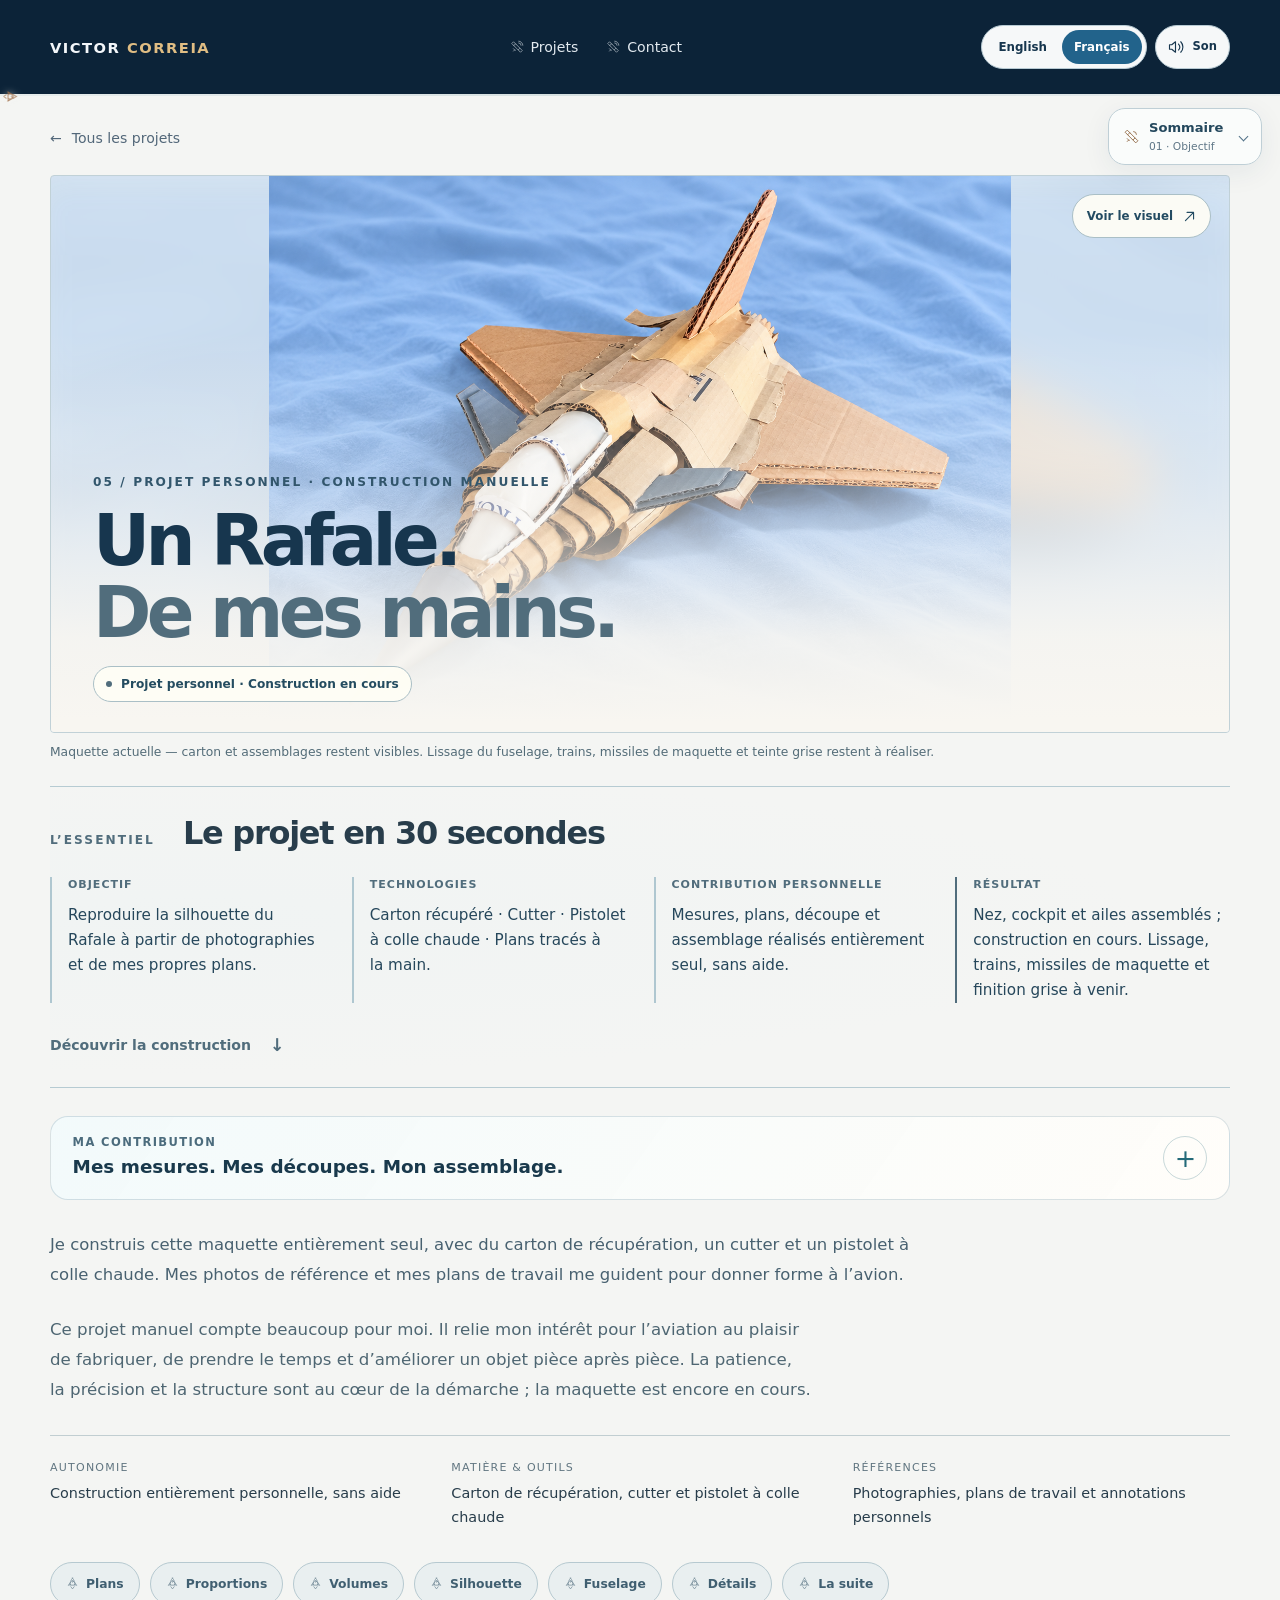
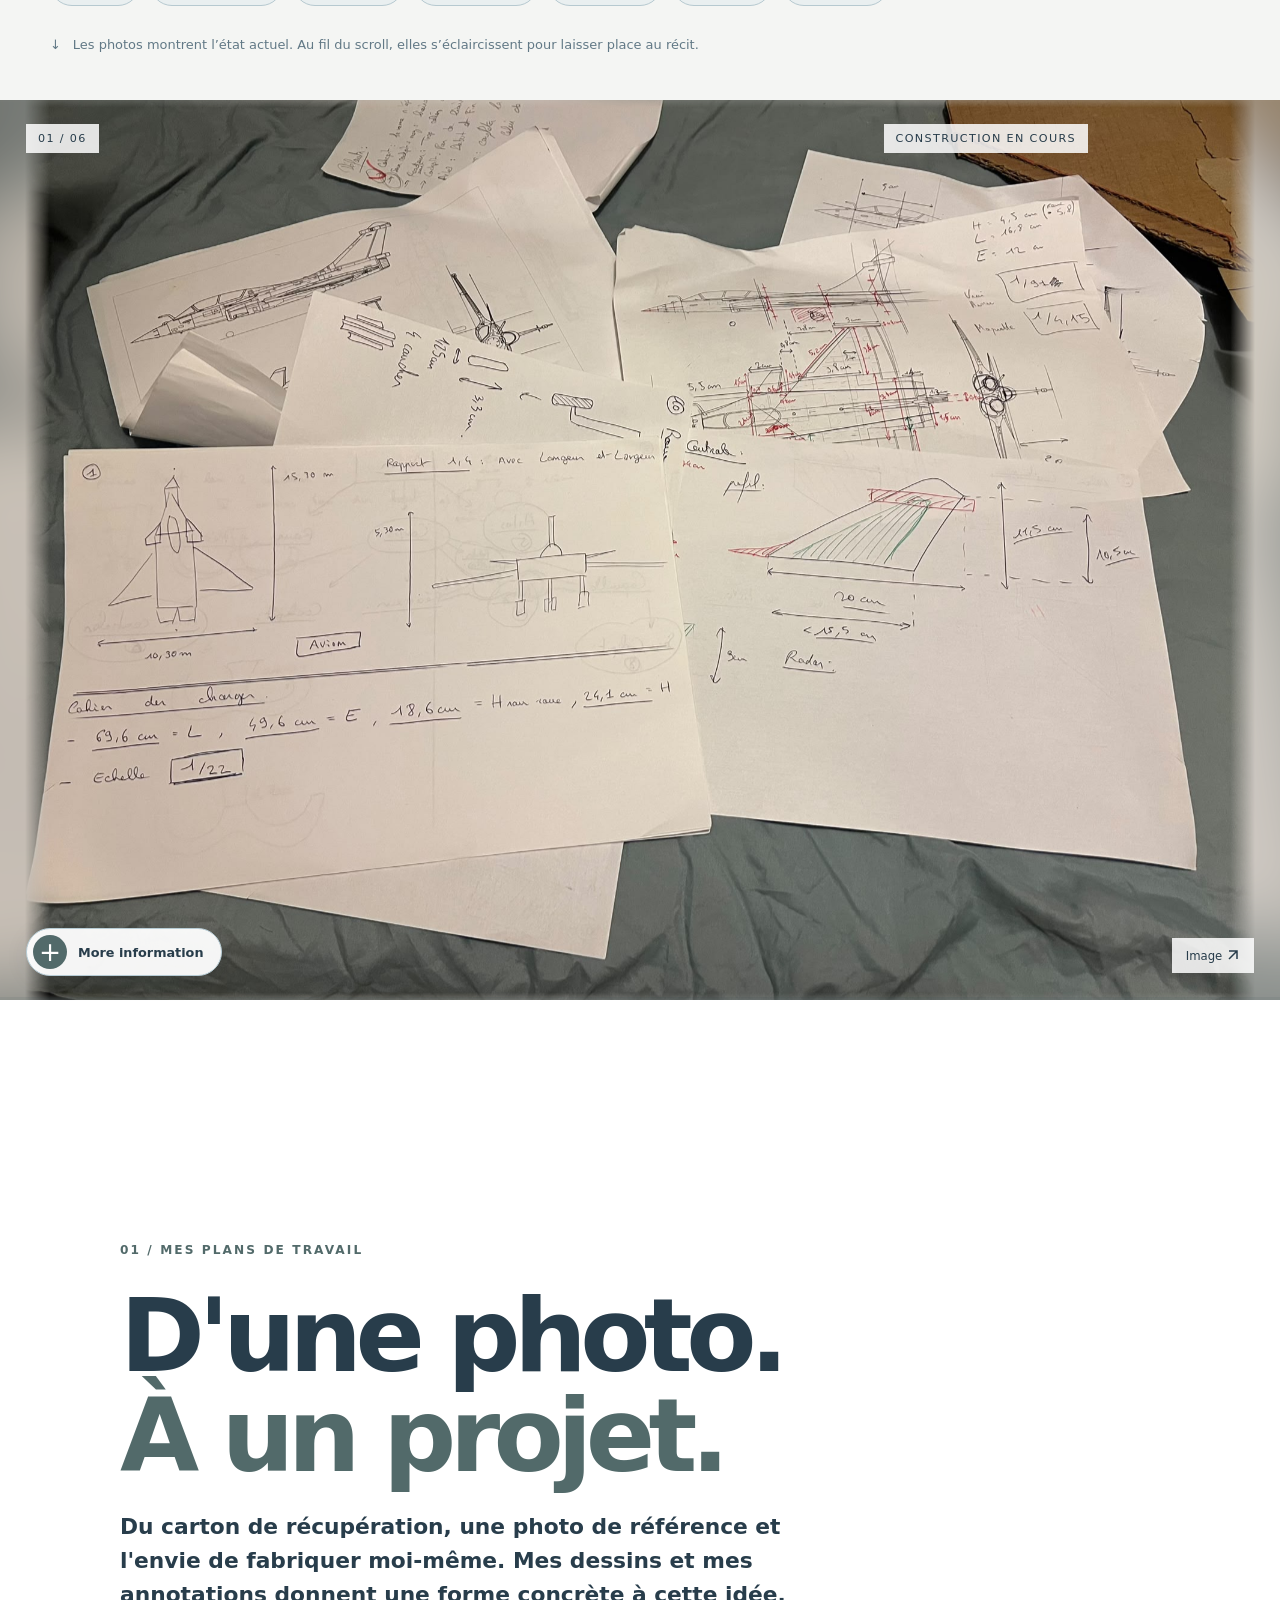
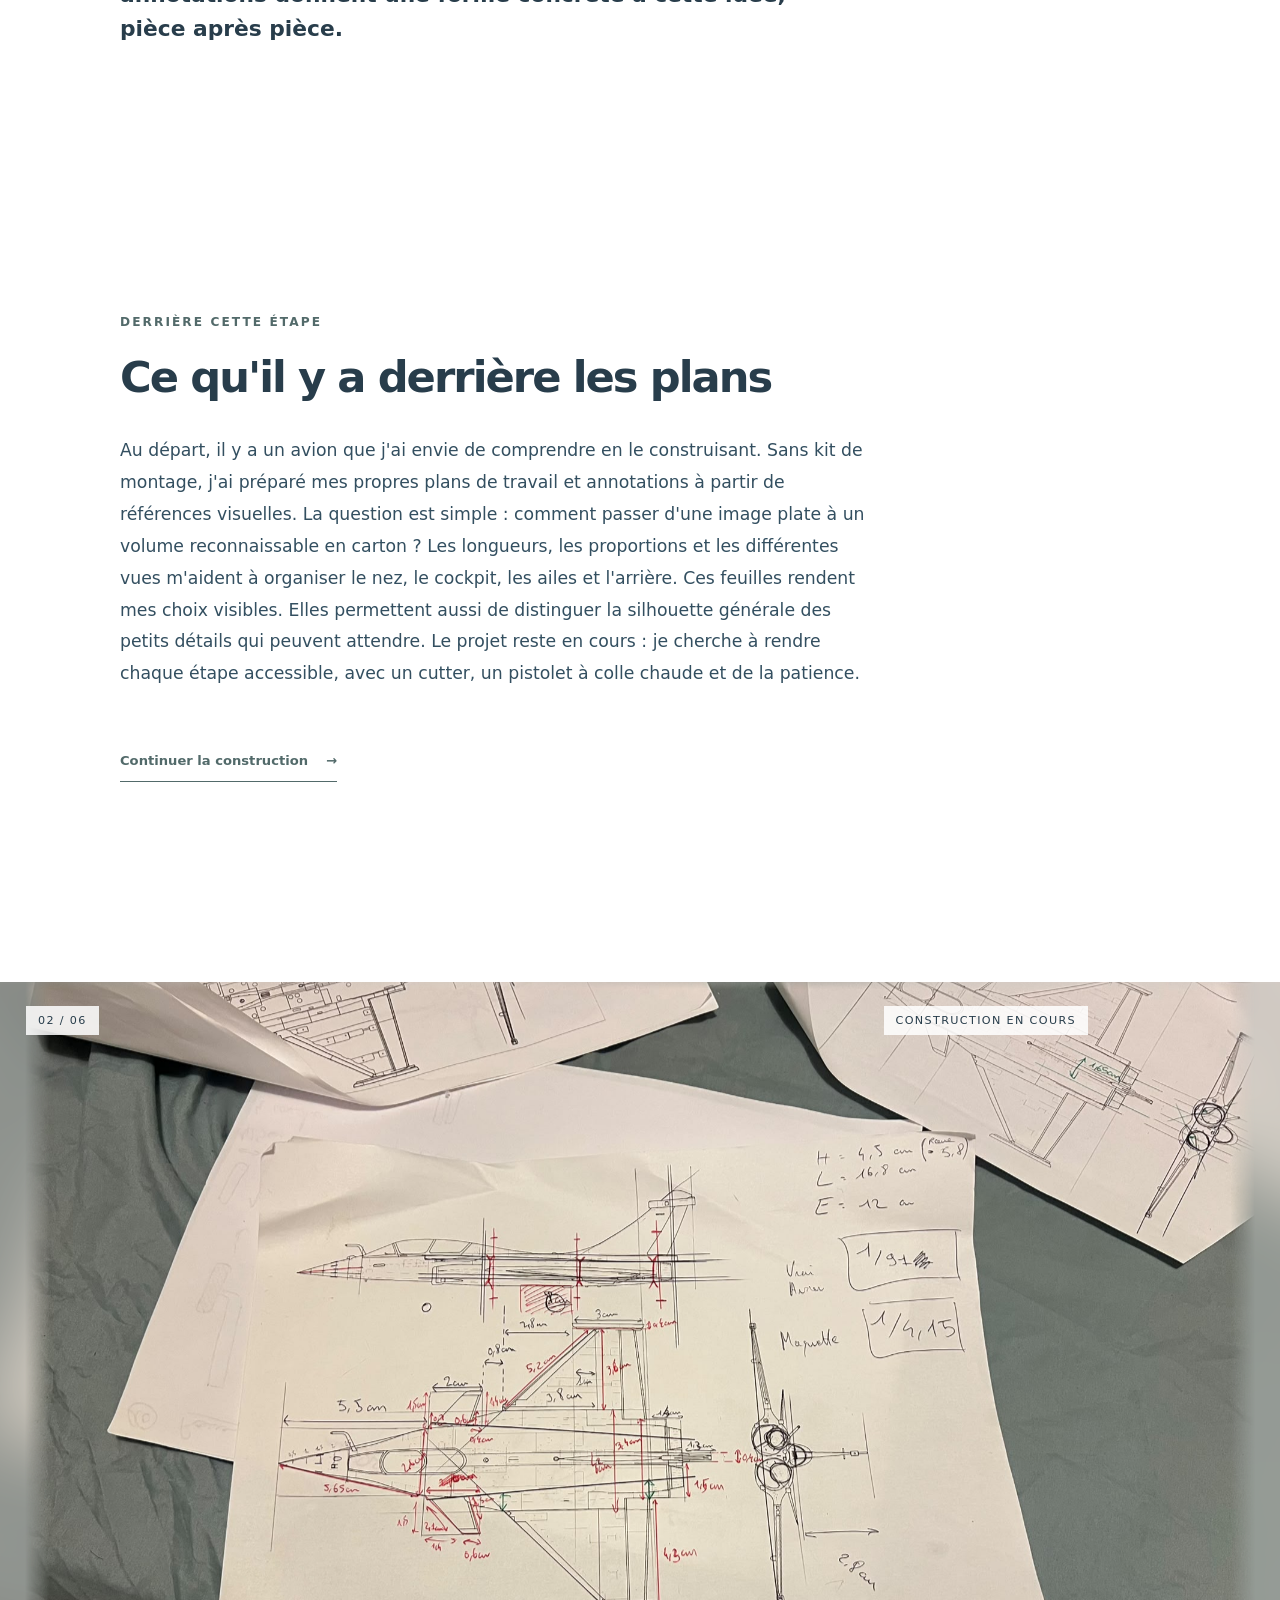
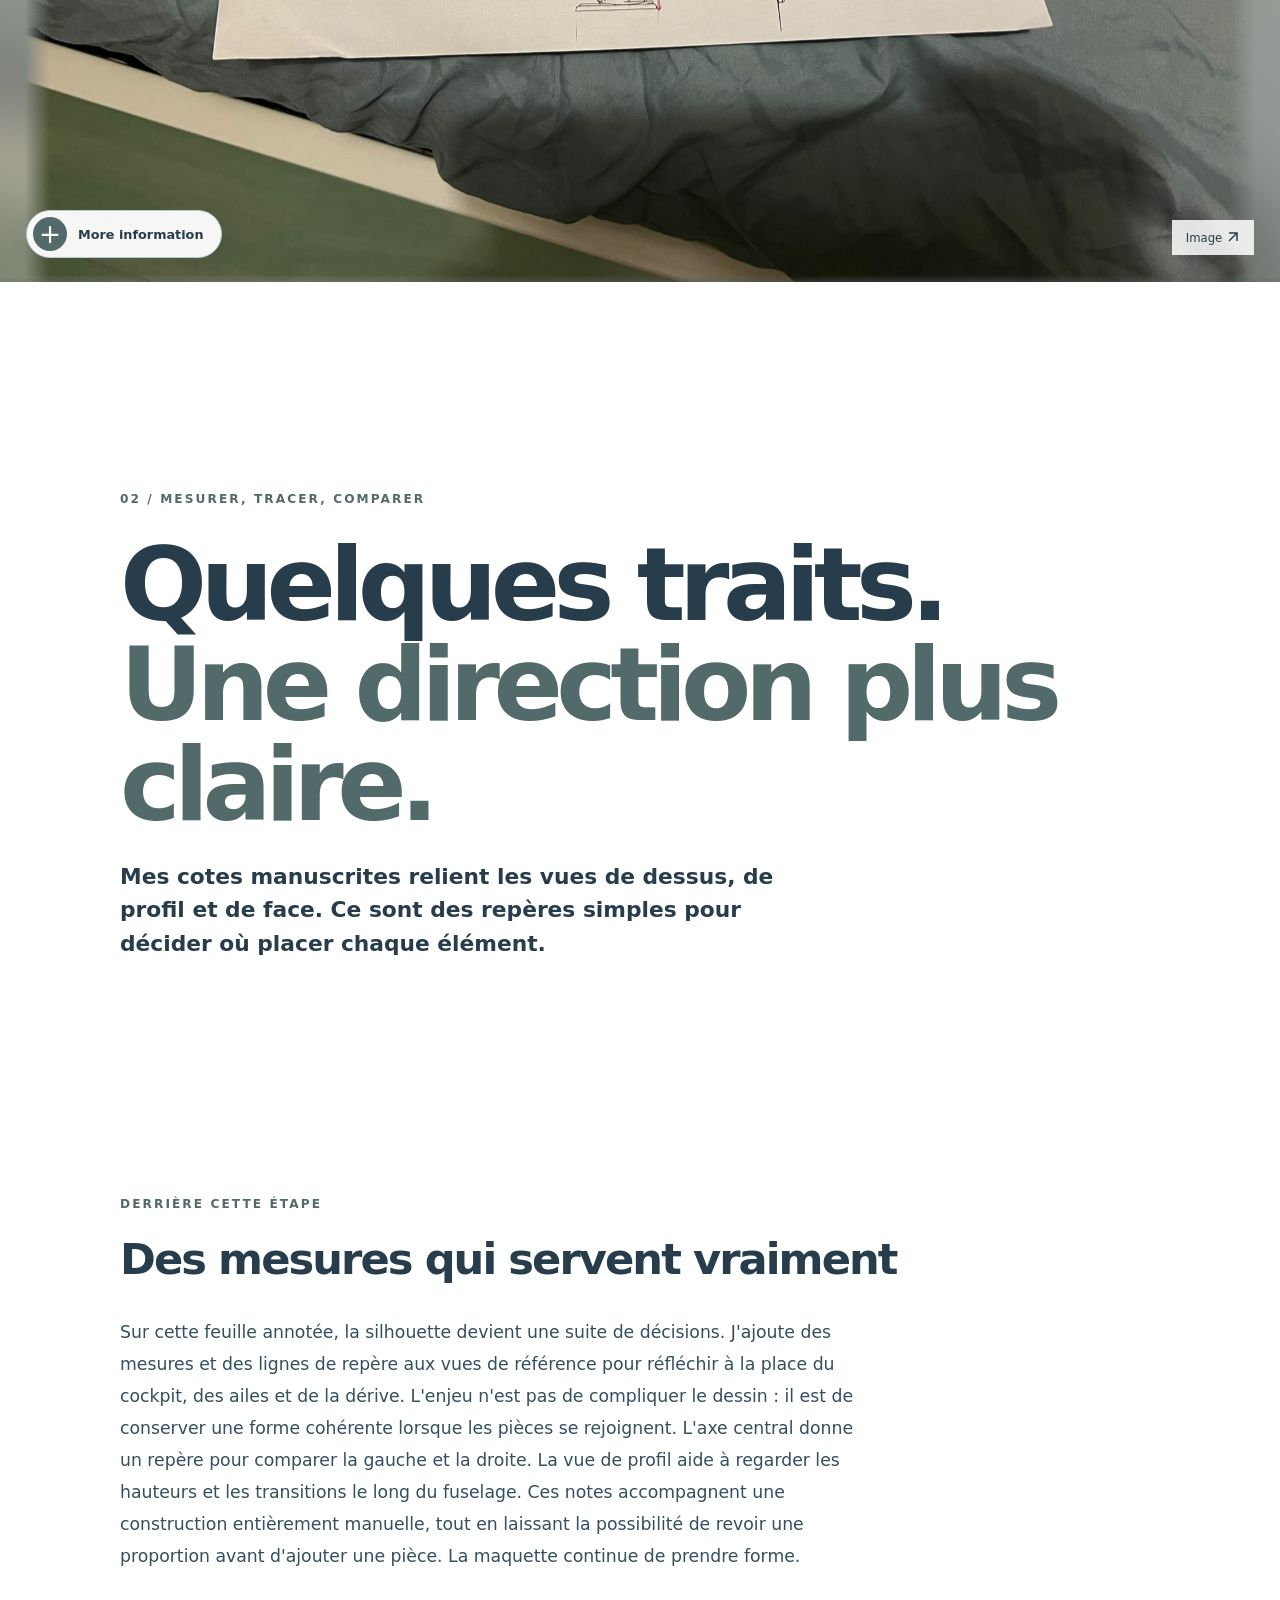
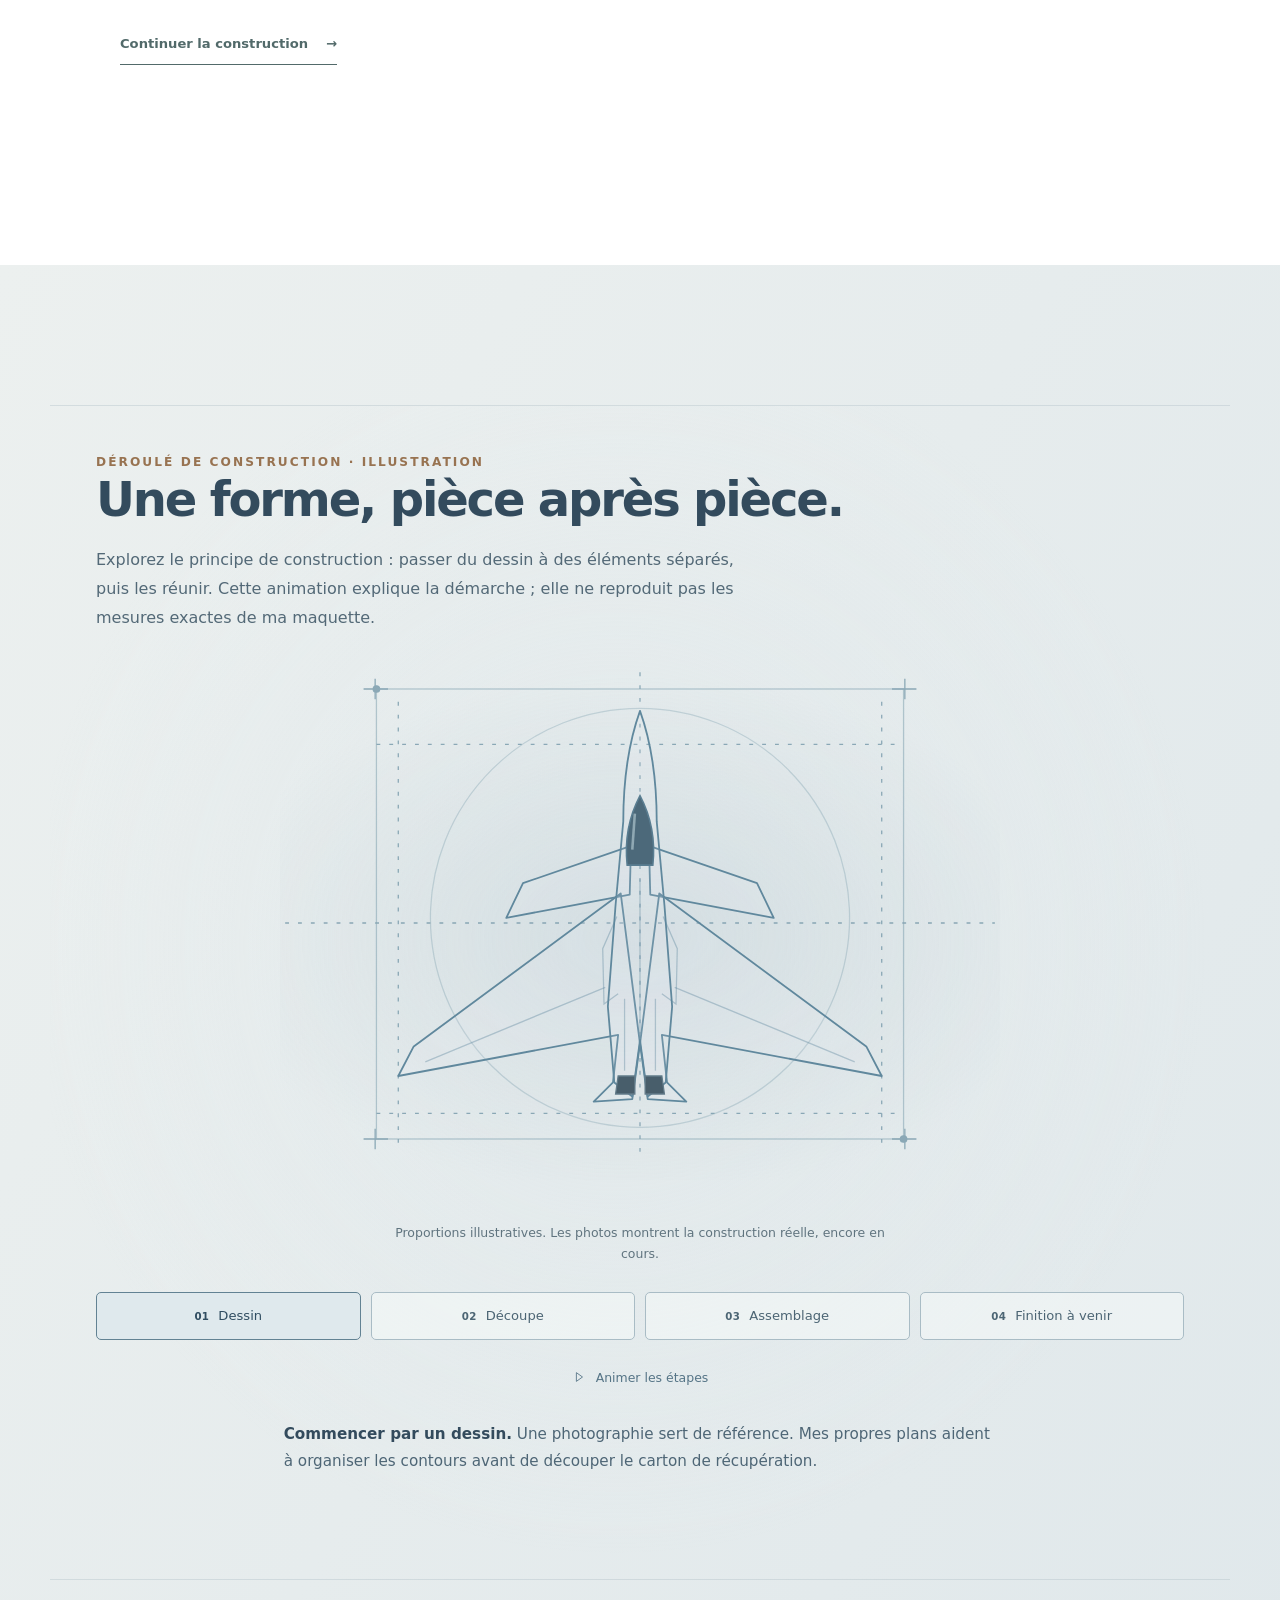
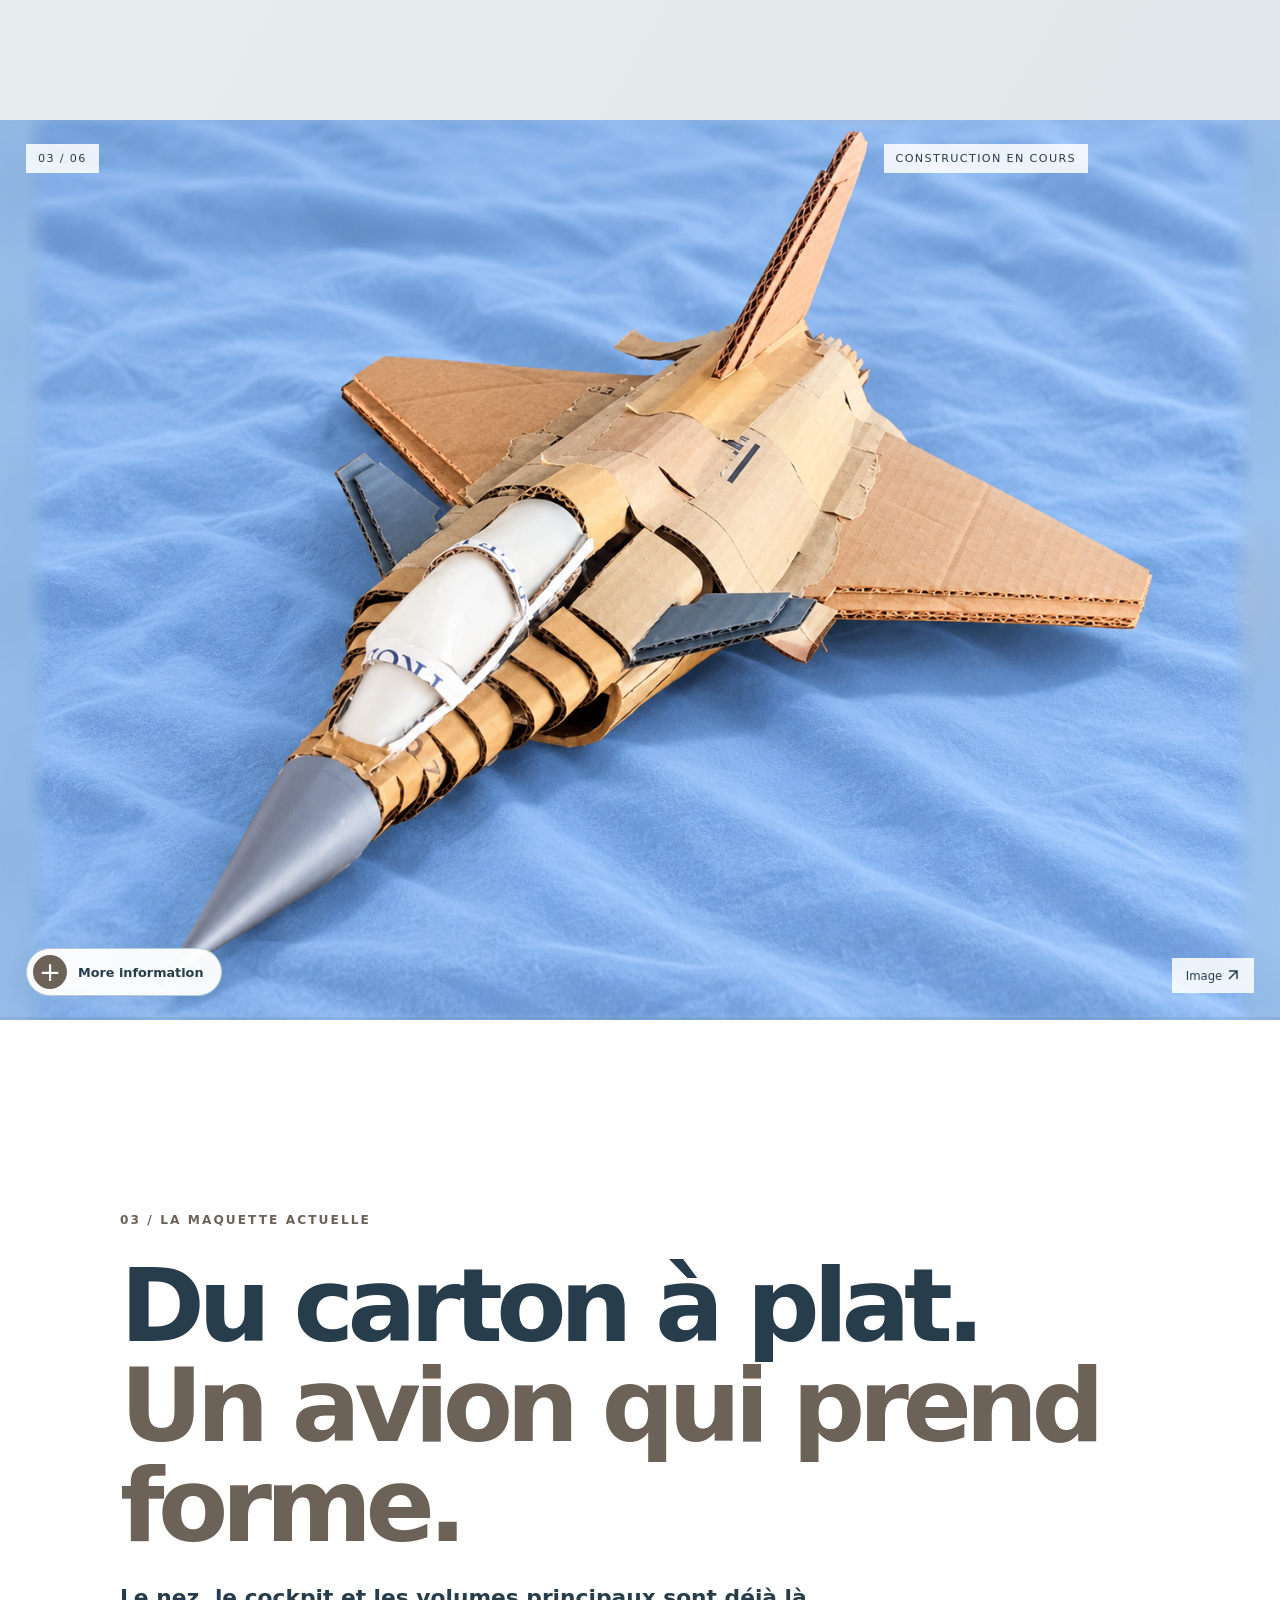
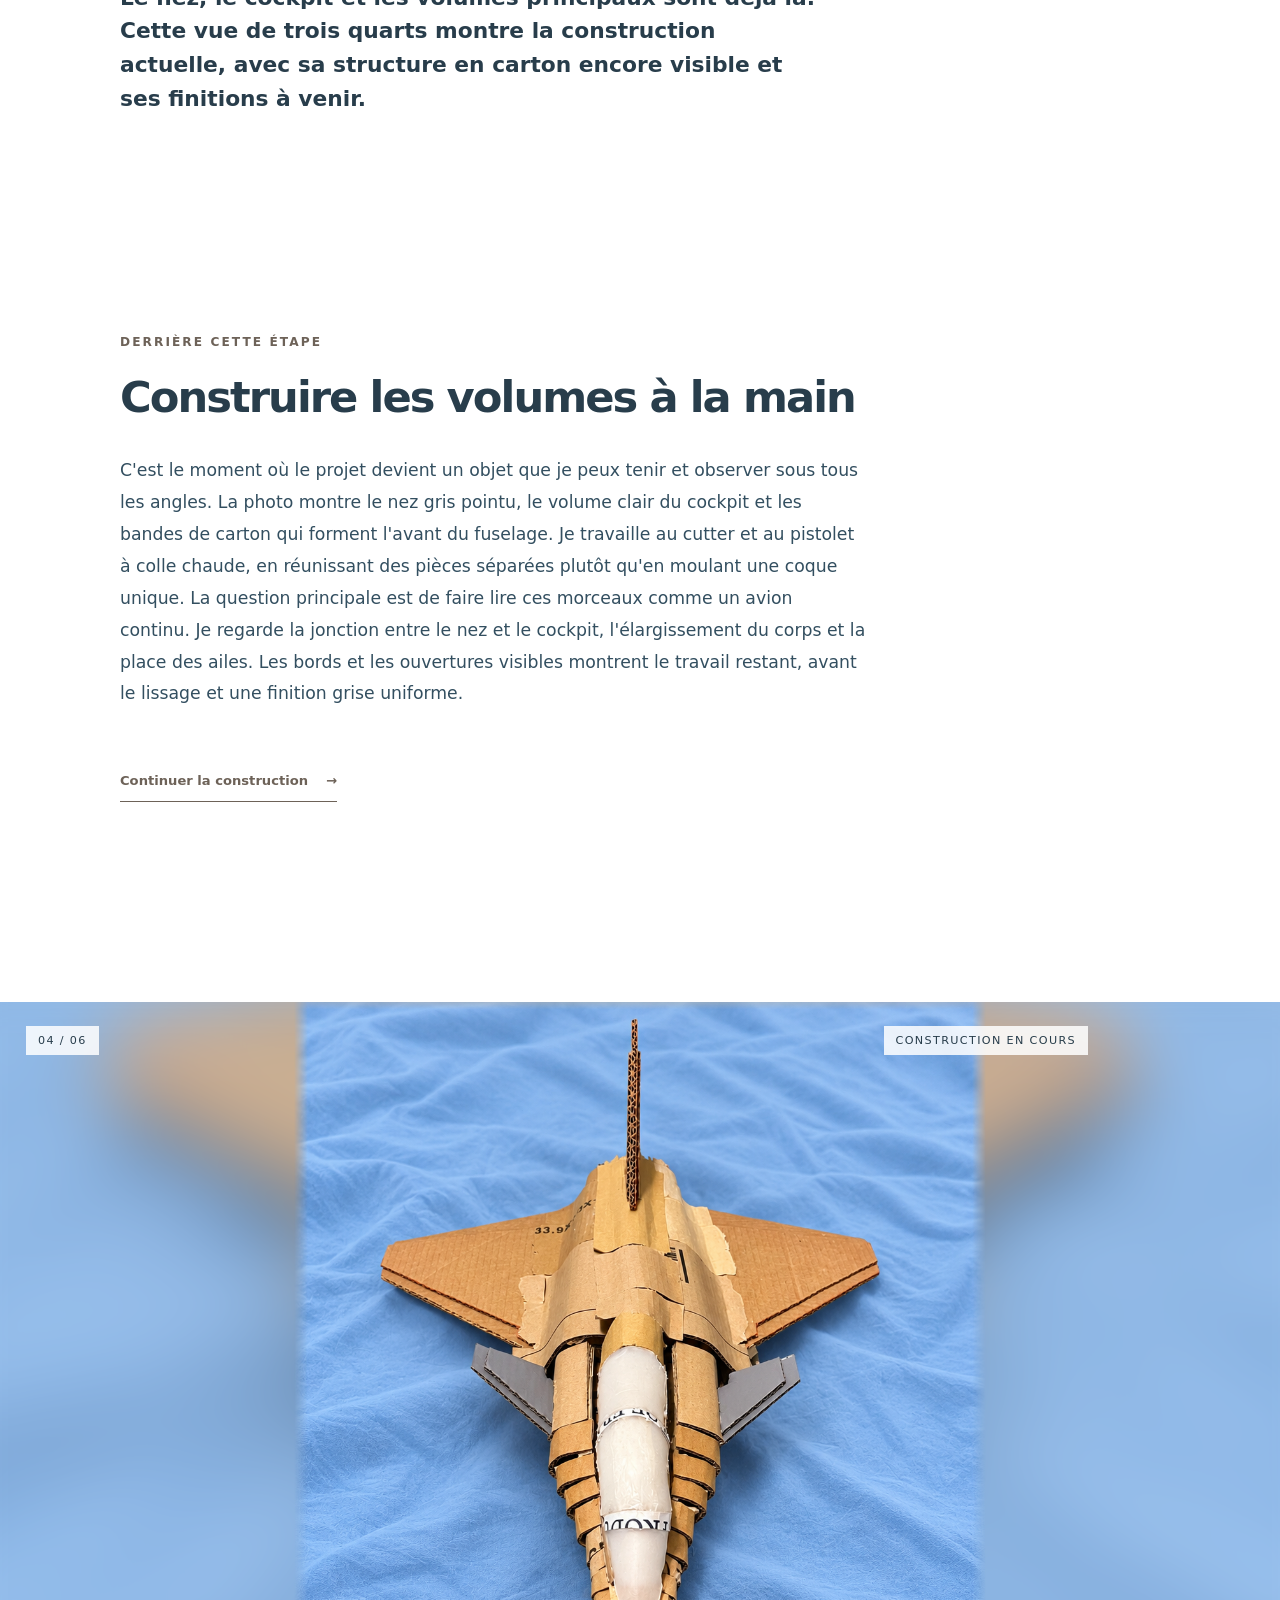
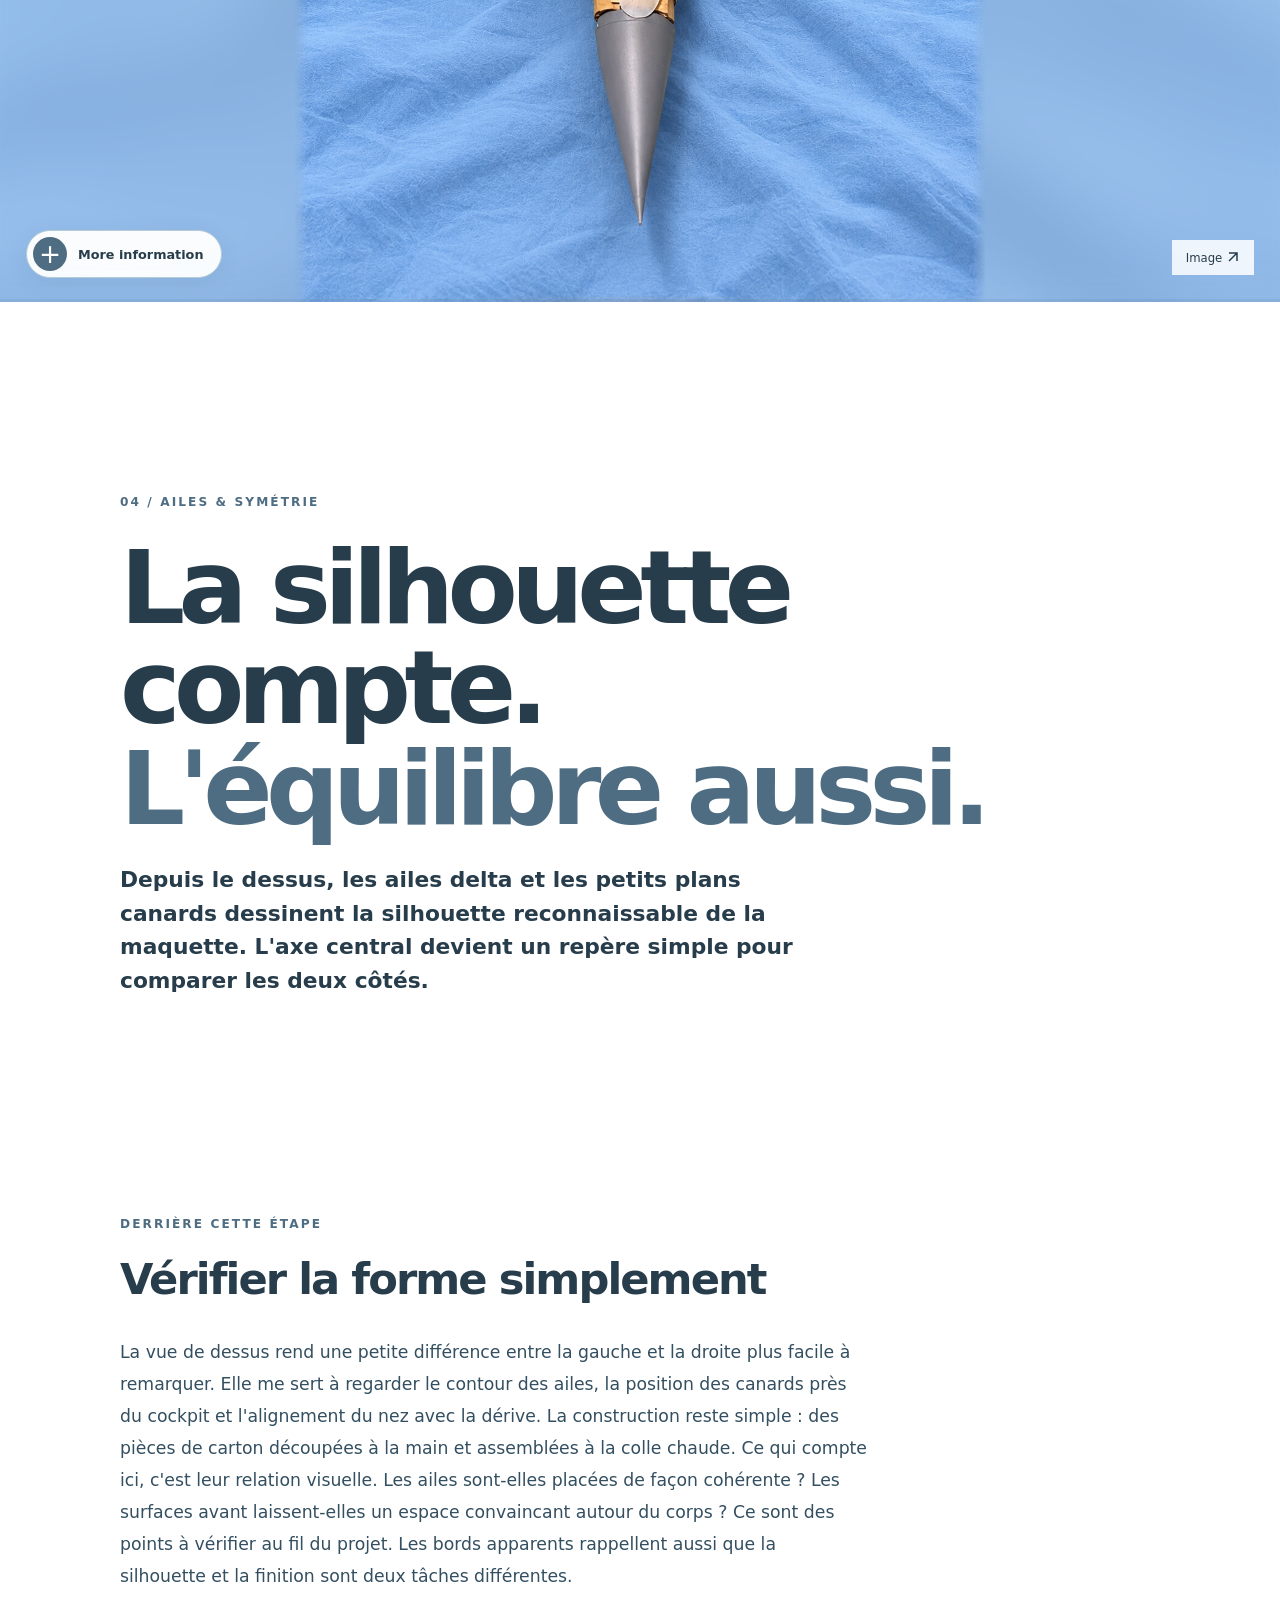
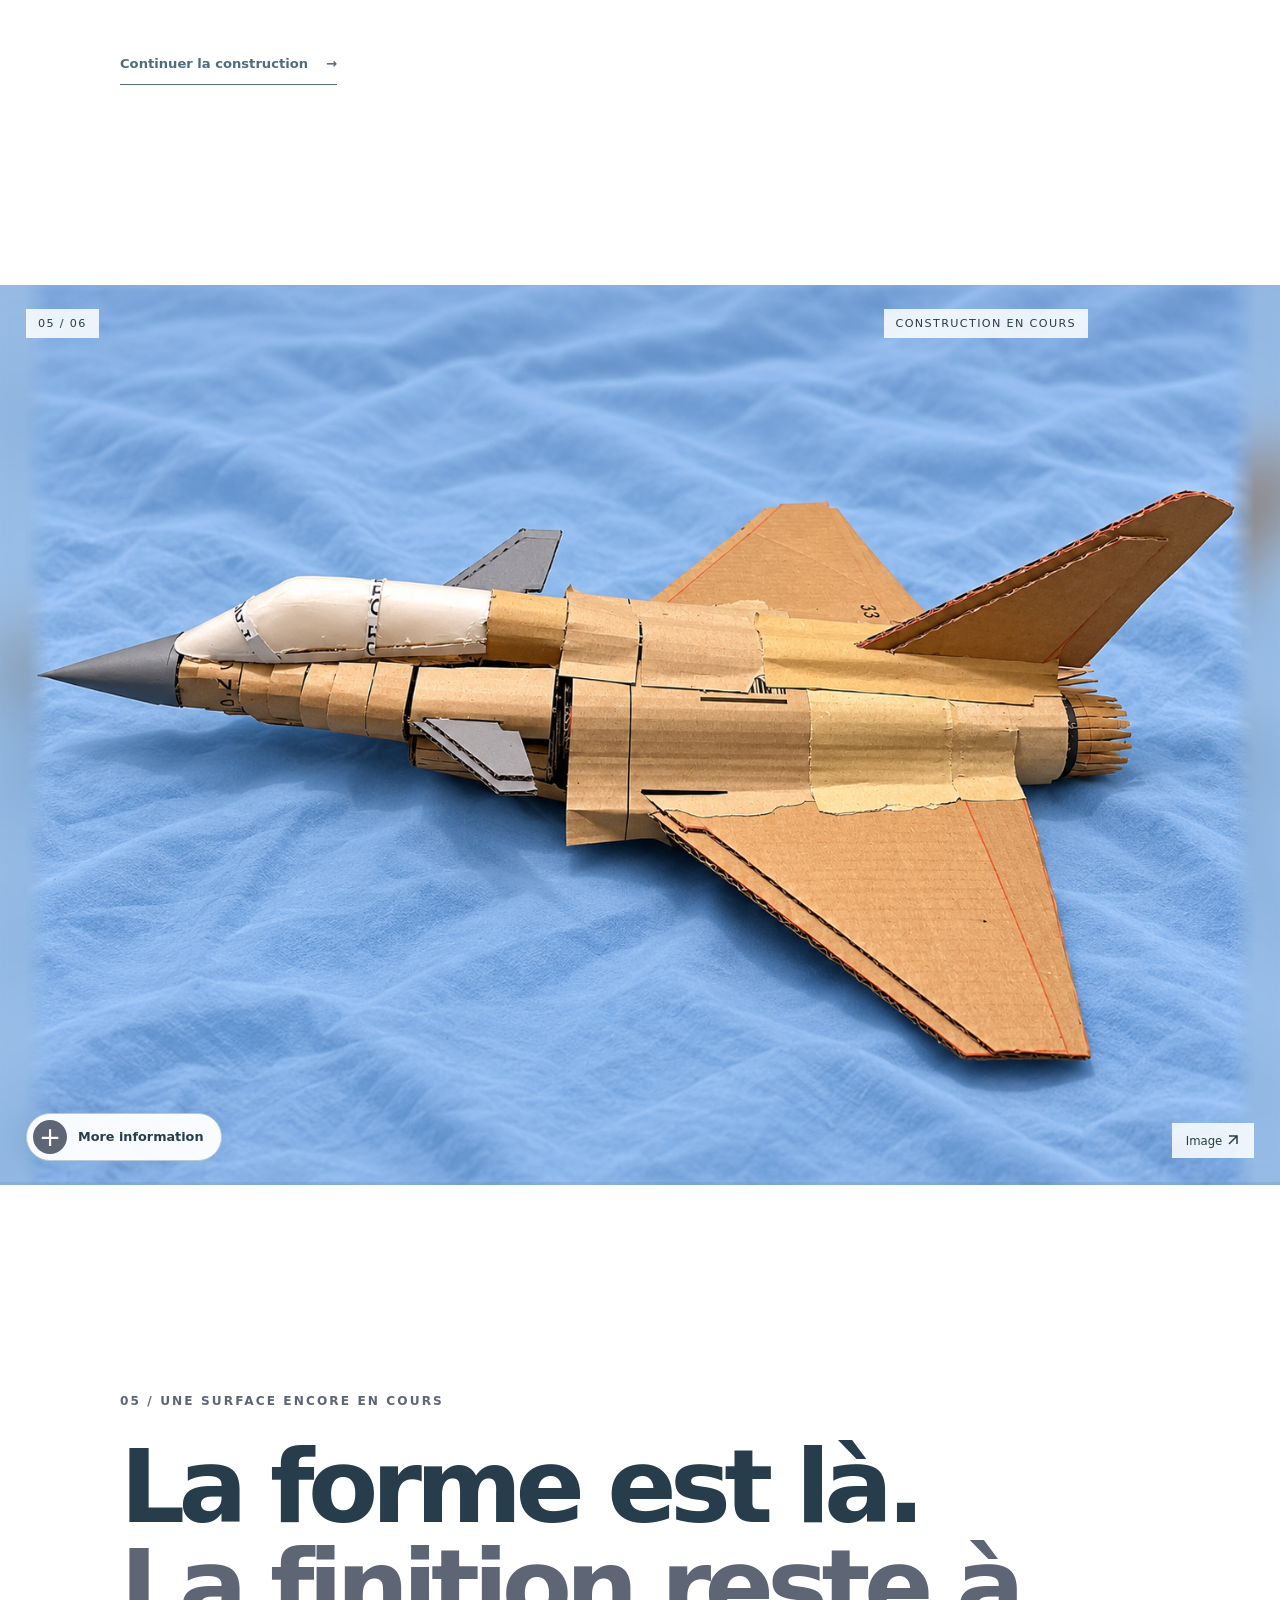
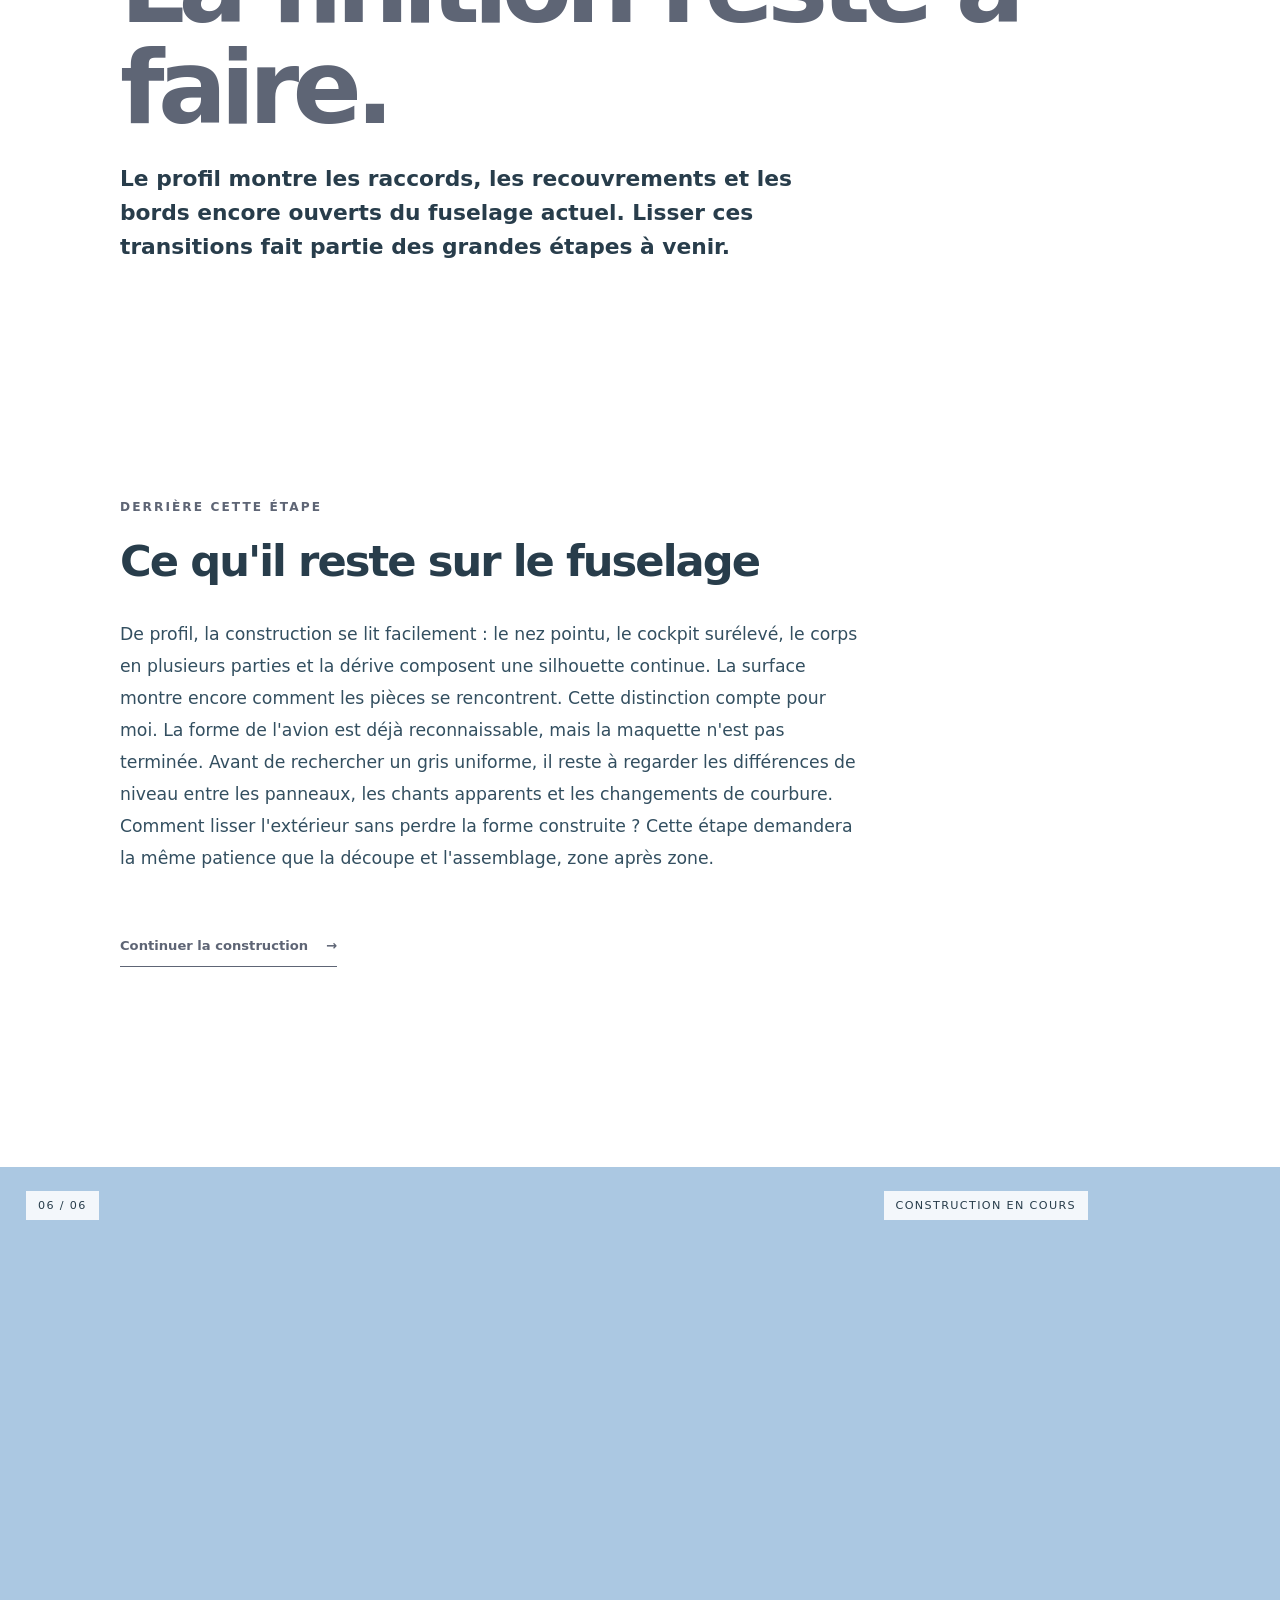
<file: fr/projects/cardboard-rafale.html>
<!doctype html>
<html lang="fr">
<head>
<script src="../../assets/site-audio.js" defer></script>
  <meta charset="utf-8">
  <meta name="viewport" content="width=device-width, initial-scale=1">
  <meta name="theme-color" content="#edf3f2">
  <title>Rafale en carton · En cours — Victor Correia</title>
  <meta name="description" content="Maquette de Rafale en cours, construite seul en carton de récupération : plans personnels, cutter, colle chaude, photos et prochaines étapes.">
  <link rel="icon" type="image/svg+xml" href="../../assets/favicon.svg">
  <link rel="stylesheet" href="../../assets/project.css">
  <link rel="stylesheet" href="../../assets/rafale-cardboard.css">
  <link rel="stylesheet" href="../../assets/language.css">
  <script src="../../assets/language.js" defer></script>
  <link rel="alternate" hreflang="en" href="/projects/cardboard-rafale.html">
  <link rel="alternate" hreflang="fr" href="/fr/projects/cardboard-rafale.html">
  <link rel="stylesheet" href="../../assets/project-brief.css">
<link rel="stylesheet" href="../../assets/space-navigation.css">
<script src="../../assets/space-navigation.js" defer></script>
<link rel="stylesheet" href="../../assets/photo-reading.css">
<script src="../../assets/photo-reading.js" defer></script>
<link rel="stylesheet" href="../../assets/rafale-build.css">
<script src="../../assets/rafale-build.js" defer></script>
<link rel="stylesheet" href="../../assets/site-audio.css">
<link rel="stylesheet" href="../../assets/project-opening.css">
<link rel="stylesheet" href="../../assets/project-reading-nav.css">
<link rel="stylesheet" href="../../assets/project-photo-sources.css">
<link rel="stylesheet" href="../../assets/project-evidence.css">
<script src="../../assets/project-reading-nav.js" defer></script>
</head>
<body class="rafale-page">
  <a class="skip-link" href="#main">Aller au contenu</a>
  <header class="nav wrap">
    <a class="brand" href="../index.html">VICTOR <b>CORREIA</b></a>
    <nav class="nav-links" aria-label="Navigation principale"><a href="../index.html#projects"><svg class="space-menu-icon" viewBox="0 0 24 24" fill="none" stroke="currentColor" stroke-width="1.3" stroke-linecap="round" stroke-linejoin="round" aria-hidden="true" focusable="false"><path d="m10 7 7 7-3 3-7-7zM7 10 3 6l3-3 4 4m4 10 4 4 3-3-4-4M6 15l3 3m-3 1 2-2M15 5a4 4 0 0 1 4 4m-4-7a7 7 0 0 1 7 7"/></svg>Projets</a><a href="../index.html#contact"><svg class="space-menu-icon" viewBox="0 0 24 24" fill="none" stroke="currentColor" stroke-width="1.3" stroke-linecap="round" stroke-linejoin="round" aria-hidden="true" focusable="false"><path d="m10 7 7 7-3 3-7-7zM7 10 3 6l3-3 4 4m4 10 4 4 3-3-4-4M6 15l3 3m-3 1 2-2M15 5a4 4 0 0 1 4 4m-4-7a7 7 0 0 1 7 7"/></svg>Contact</a></nav>
    <nav class="language-switch" aria-label="Choisir la langue"><a href="/projects/cardboard-rafale.html" lang="en" hreflang="en" data-language="en" aria-label="English"><span class="language-name">English</span><span class="language-short" aria-hidden="true">EN</span></a><a href="/fr/projects/cardboard-rafale.html" lang="fr" hreflang="fr" data-language="fr" aria-label="Français" aria-current="page"><span class="language-name">Français</span><span class="language-short" aria-hidden="true">FR</span></a></nav>
  </header>
<div class="page-flight-progress" role="progressbar" aria-label="Progression de lecture" aria-valuemin="0" aria-valuemax="100" aria-valuenow="0" hidden><span class="flight-progress-track" aria-hidden="true"></span><span class="flight-progress-fill" aria-hidden="true"></span><span class="flight-progress-ship" aria-hidden="true"><svg viewBox="0 0 24 24" fill="none" stroke="currentColor" stroke-width="1.3" stroke-linecap="round" stroke-linejoin="round" aria-hidden="true" focusable="false"><path d="M12 2c-3.3 3.7-4.6 8.1-4.1 13h8.2C16.6 10.1 15.3 5.7 12 2Z"/><circle cx="12" cy="8" r="1.5"/><path d="m8 10-3.7 5.5L8 14m8-4 3.7 5.5L16 14M9 18l3 4 3-4"/></svg></span></div>


<main id="main">
<section class="case-intro wrap" aria-labelledby="project-title">
<a class="back-link" href="../index.html#projects"><span aria-hidden="true">←</span> Tous les projets</a>
<div class="project-opening">
  <figure class="project-opening-figure" aria-describedby="project-opening-caption">
    <img class="project-opening-backdrop" src="../../assets/rafale/current-three-quarter.png" width="1448" height="1086" alt="" aria-hidden="true" decoding="async">
    <img class="project-opening-image" src="../../assets/rafale/current-three-quarter.png" width="1448" height="1086" alt="La maquette actuelle du Rafale en carton, construite à la main, avec son nez, son cockpit et ses ailes." fetchpriority="high" decoding="async">
  </figure>
  <div class="project-opening-copy"><p class="eyebrow">05 / Projet personnel · Construction manuelle</p><h1 id="project-title">Un Rafale.<br><span>De mes mains.</span></h1><p class="project-opening-status">Projet personnel · Construction en cours</p></div>
  <a class="project-opening-source" href="../../assets/rafale/current-three-quarter.png" target="_blank" rel="noopener noreferrer" title="Image fournie" aria-label="Image fournie">Voir le visuel<svg viewBox="0 0 16 16" fill="none" stroke="currentColor" stroke-width="1.4" stroke-linecap="round" stroke-linejoin="round" aria-hidden="true" focusable="false"><path d="M5 3h8v8M13 3 3 13"/></svg></a>
</div>
<p class="project-opening-caption" id="project-opening-caption">Maquette actuelle — carton et assemblages restent visibles. Lissage du fuselage, trains, missiles de maquette et teinte grise restent à réaliser.</p>
<section class="project-brief" aria-labelledby="project-brief-title"><div class="project-brief-heading"><p class="eyebrow">L’essentiel</p><h2 id="project-brief-title">Le projet en 30 secondes</h2></div><dl class="project-brief-grid">
<div><dt>Objectif</dt><dd>Reproduire la silhouette du Rafale à partir de photographies et de mes propres plans.</dd></div>
<div><dt>Technologies</dt><dd>Carton récupéré · Cutter · Pistolet à colle chaude · Plans tracés à la main.</dd></div>
<div><dt>Contribution personnelle</dt><dd>Mesures, plans, découpe et assemblage réalisés entièrement seul, sans aide.</dd></div>
<div><dt>Résultat</dt><dd>Nez, cockpit et ailes assemblés ; construction en cours. Lissage, trains, missiles de maquette et finition grise à venir.</dd></div>
</dl><a class="project-brief-dive" href="#working-plans">Découvrir la construction <span aria-hidden="true">↓</span></a></section>
<details class="pe-contribution" id="project-contribution">
  <summary><span class="pe-kicker">Ma contribution</span><strong>Mes mesures. Mes découpes. Mon assemblage.</strong><span class="pe-expand" aria-hidden="true">+</span></summary>
  <div class="pe-contribution-body"><p>Je construis cette maquette entièrement seul, sans aide, avec du carton récupéré, un cutter et un pistolet à colle chaude.</p><ul><li>Prendre les mesures à partir d’une photographie de référence et en faire mes plans de travail et annotations manuscrites.</li><li>Découper les pièces puis assembler à la main le nez, le cockpit, les ailes et la structure principale.</li><li>Faire avancer la construction avec patience, vérifier les proportions et préparer les surfaces et ajouts encore à réaliser.</li></ul><a class="pe-link" href="#working-plans-title">Voir mes plans de travail et mes mesures <svg viewBox="0 0 14 14" fill="none" stroke="currentColor" stroke-width="1.5" aria-hidden="true" focusable="false"><path d="M3 11 11 3M3 3h8v8"/></svg></a></div>
</details>
<details class="project-reading-nav" data-project-reading-nav open>
  <summary><svg class="reading-nav-icon" viewBox="0 0 24 24" fill="none" stroke="currentColor" stroke-width="1.3" stroke-linecap="round" stroke-linejoin="round" aria-hidden="true" focusable="false"><path d="m10 7 7 7-3 3-7-7zM7 10 3 6l3-3 4 4m4 10 4 4 3-3-4-4M6 15l3 3m-3 1 2-2M15 5a4 4 0 0 1 4 4"/></svg><span class="reading-nav-summary-copy"><span>Sommaire</span><span class="reading-nav-position" id="project-reading-position" data-reading-nav-position>01 · Objectif</span></span></summary>
  <nav aria-label="Parcours de lecture du projet"><ol class="reading-nav-links">
<li><a href="#project-brief-title"><span class="reading-nav-number" aria-hidden="true">01</span><span data-reading-nav-label>Objectif</span></a></li>
<li><a href="#working-plans-title"><span class="reading-nav-number" aria-hidden="true">02</span><span data-reading-nav-label>Montage</span></a></li>
<li><a href="#wings-and-symmetry-title"><span class="reading-nav-number" aria-hidden="true">03</span><span data-reading-nav-label>Contrôles</span></a></li>
<li><a href="#project-evidence"><span class="reading-nav-number" aria-hidden="true">04</span><span data-reading-nav-label>Résultats</span></a></li>
<li><a href="#project-next"><span class="reading-nav-number" aria-hidden="true">05</span><span data-reading-nav-label>Suite</span></a></li>
  </ol></nav>
</details>


<p class="opening-context-note">Je construis cette maquette entièrement seul, avec du carton de récupération, un cutter et un pistolet à colle chaude. Mes photos de référence et mes plans de travail me guident pour donner forme à l’avion.</p>

<p class="intro-note">Ce projet manuel compte beaucoup pour moi. Il relie mon intérêt pour l’aviation au plaisir de fabriquer, de prendre le temps et d’améliorer un objet pièce après pièce. La patience, la précision et la structure sont au cœur de la démarche ; la maquette est encore en cours.</p><dl class="intro-facts">
<div><dt>Autonomie</dt><dd>Construction entièrement personnelle, sans aide</dd></div>
<div><dt>Matière & outils</dt><dd>Carton de récupération, cutter et pistolet à colle chaude</dd></div>
<div><dt>Références</dt><dd>Photographies, plans de travail et annotations personnels</dd></div>
</dl><nav class="case-jump-links" aria-label="Étapes de construction">
<a href="#working-plans"><svg class="space-menu-icon" viewBox="0 0 24 24" fill="none" stroke="currentColor" stroke-width="1.3" stroke-linecap="round" stroke-linejoin="round" aria-hidden="true" focusable="false"><path d="M12 2c-3.3 3.7-4.6 8.1-4.1 13h8.2C16.6 10.1 15.3 5.7 12 2Z"/><circle cx="12" cy="8" r="1.5"/><path d="m8 10-3.7 5.5L8 14m8-4 3.7 5.5L16 14M9 18l3 4 3-4"/></svg>Plans</a>
<a href="#measurements"><svg class="space-menu-icon" viewBox="0 0 24 24" fill="none" stroke="currentColor" stroke-width="1.3" stroke-linecap="round" stroke-linejoin="round" aria-hidden="true" focusable="false"><path d="M12 2c-3.3 3.7-4.6 8.1-4.1 13h8.2C16.6 10.1 15.3 5.7 12 2Z"/><circle cx="12" cy="8" r="1.5"/><path d="m8 10-3.7 5.5L8 14m8-4 3.7 5.5L16 14M9 18l3 4 3-4"/></svg>Proportions</a>
<a href="#first-volumes"><svg class="space-menu-icon" viewBox="0 0 24 24" fill="none" stroke="currentColor" stroke-width="1.3" stroke-linecap="round" stroke-linejoin="round" aria-hidden="true" focusable="false"><path d="M12 2c-3.3 3.7-4.6 8.1-4.1 13h8.2C16.6 10.1 15.3 5.7 12 2Z"/><circle cx="12" cy="8" r="1.5"/><path d="m8 10-3.7 5.5L8 14m8-4 3.7 5.5L16 14M9 18l3 4 3-4"/></svg>Volumes</a>
<a href="#wings-and-symmetry"><svg class="space-menu-icon" viewBox="0 0 24 24" fill="none" stroke="currentColor" stroke-width="1.3" stroke-linecap="round" stroke-linejoin="round" aria-hidden="true" focusable="false"><path d="M12 2c-3.3 3.7-4.6 8.1-4.1 13h8.2C16.6 10.1 15.3 5.7 12 2Z"/><circle cx="12" cy="8" r="1.5"/><path d="m8 10-3.7 5.5L8 14m8-4 3.7 5.5L16 14M9 18l3 4 3-4"/></svg>Silhouette</a>
<a href="#fuselage-finishing"><svg class="space-menu-icon" viewBox="0 0 24 24" fill="none" stroke="currentColor" stroke-width="1.3" stroke-linecap="round" stroke-linejoin="round" aria-hidden="true" focusable="false"><path d="M12 2c-3.3 3.7-4.6 8.1-4.1 13h8.2C16.6 10.1 15.3 5.7 12 2Z"/><circle cx="12" cy="8" r="1.5"/><path d="m8 10-3.7 5.5L8 14m8-4 3.7 5.5L16 14M9 18l3 4 3-4"/></svg>Fuselage</a>
<a href="#tail-and-next-steps"><svg class="space-menu-icon" viewBox="0 0 24 24" fill="none" stroke="currentColor" stroke-width="1.3" stroke-linecap="round" stroke-linejoin="round" aria-hidden="true" focusable="false"><path d="M12 2c-3.3 3.7-4.6 8.1-4.1 13h8.2C16.6 10.1 15.3 5.7 12 2Z"/><circle cx="12" cy="8" r="1.5"/><path d="m8 10-3.7 5.5L8 14m8-4 3.7 5.5L16 14M9 18l3 4 3-4"/></svg>Détails</a>
<a href="#next-steps"><svg class="space-menu-icon" viewBox="0 0 24 24" fill="none" stroke="currentColor" stroke-width="1.3" stroke-linecap="round" stroke-linejoin="round" aria-hidden="true" focusable="false"><path d="M12 2c-3.3 3.7-4.6 8.1-4.1 13h8.2C16.6 10.1 15.3 5.7 12 2Z"/><circle cx="12" cy="8" r="1.5"/><path d="m8 10-3.7 5.5L8 14m8-4 3.7 5.5L16 14M9 18l3 4 3-4"/></svg>La suite</a></nav><p class="scroll-hint"><span aria-hidden="true">↓</span>Les photos montrent l’état actuel. Au fil du scroll, elles s’éclaircissent pour laisser place au récit.</p></section>
<section class="photo-story scene-plans" id="working-plans" aria-labelledby="working-plans-title">
<div class="story-stage"><div class="scene-wash" aria-hidden="true"></div><figure class="story-figure"><img class="story-photo-backdrop" src="../../assets/rafale/working-plans.jpeg" width="1536" height="2048" alt="" aria-hidden="true" loading="lazy" decoding="async"><img class="story-photo" style="--image-ratio:0.750000" src="../../assets/rafale/working-plans.jpeg" width="1536" height="2048" alt="Du carton de récupération, une photo de référence et l&#x27;envie de fabriquer moi-même. Mes dessins et mes annotations donnent une forme concrète à cette idée, pièce après pièce." loading="lazy" decoding="async"><figcaption class="photo-label">01 / MES PLANS DE TRAVAIL</figcaption></figure></div>
<div class="story-frame"><div class="chapter-meta" aria-hidden="true"><span>01 / 06</span><span>Construction en cours</span></div><a class="photo-full" href="../../assets/rafale/working-plans.jpeg" target="_blank" rel="noopener noreferrer" title="Photo fournie" aria-label="Photo fournie">Image <svg viewBox="0 0 14 14" fill="none" stroke="currentColor" stroke-width="1.5" aria-hidden="true" focusable="false"><path d="M3 11 11 3M3 3h8v8"/></svg></a><details class="chapter-more" name="chapter-information"><summary><span class="more-icon" aria-hidden="true">+</span><span>More information</span></summary><div class="more-panel" role="region" aria-labelledby="working-plans-more-title"><button class="more-close" type="button" aria-label="Fermer les informations" hidden>×</button><p class="eyebrow">01 / MES PLANS DE TRAVAIL</p><h3 id="working-plans-more-title">Ce qu&#x27;il y a derrière les plans</h3><dl class="more-facts">
<div><dt>Mon travail</dt><dd>Les plans de travail, les mesures manuscrites et toute la construction manuelle réalisée à ce jour, seul.</dd></div>
<div><dt>Point de départ</dt><dd>Une photo de référence et des vues de l&#x27;avion pour comparer les proportions.</dd></div>
<div><dt>Matériau</dt><dd>Du carton de récupération, sans kit de montage.</dd></div>
</dl>
<p>Les documents réunissent des vues de référence, mes mesures, mes croquis et mes annotations. Leur rôle est pratique : disposer d&#x27;un repère pour tracer et découper, tout en gardant les relations entre les pièces.</p>
<p>Un point utile à vérifier est la cohérence d&#x27;une dimension entre plusieurs vues. Une longueur convaincante de profil peut demander un second regard depuis le dessus. Poser cette question sur le papier aide à organiser le projet avant de découper le carton.</p>
<div class="project-photo-source"><h4>Le visuel et sa source</h4><p>Fichier fourni conservé sans modification ; rotation et fondu sont appliqués uniquement dans la page.</p><ul><li><a href="../../assets/rafale/working-plans.jpeg" target="_blank" rel="noopener noreferrer">Photo fournie <svg viewBox="0 0 14 14" fill="none" stroke="currentColor" stroke-width="1.5" aria-hidden="true" focusable="false"><path d="M3 11 11 3M3 3h8v8"/></svg></a></li></ul></div></div></details><div class="chapter-progress" aria-hidden="true"><span></span></div></div><div class="chapter-content"><div class="chapter-copy"><p class="eyebrow">01 / MES PLANS DE TRAVAIL</p><h2 id="working-plans-title"><span class="title-line">D&#x27;une photo.</span><span class="title-line title-accent">À un projet.</span></h2><p class="chapter-lead">Du carton de récupération, une photo de référence et l&#x27;envie de fabriquer moi-même. Mes dessins et mes annotations donnent une forme concrète à cette idée, pièce après pièce.</p></div><article class="chapter-narrative" aria-labelledby="working-plans-narrative-title"><p class="eyebrow">Derrière cette étape</p><h3 id="working-plans-narrative-title">Ce qu&#x27;il y a derrière les plans</h3><p>Au départ, il y a un avion que j&#x27;ai envie de comprendre en le construisant. Sans kit de montage, j&#x27;ai préparé mes propres plans de travail et annotations à partir de références visuelles. La question est simple : comment passer d&#x27;une image plate à un volume reconnaissable en carton ? Les longueurs, les proportions et les différentes vues m&#x27;aident à organiser le nez, le cockpit, les ailes et l&#x27;arrière. Ces feuilles rendent mes choix visibles. Elles permettent aussi de distinguer la silhouette générale des petits détails qui peuvent attendre. Le projet reste en cours : je cherche à rendre chaque étape accessible, avec un cutter, un pistolet à colle chaude et de la patience.</p><a class="chapter-next" href="#measurements">Continuer la construction <span aria-hidden="true">→</span></a></article></div></section>
<section class="photo-story scene-views" id="measurements" aria-labelledby="measurements-title">
<div class="story-stage"><div class="scene-wash" aria-hidden="true"></div><figure class="story-figure"><img class="story-photo-backdrop" src="../../assets/rafale/annotated-views.jpeg" width="1536" height="2048" alt="" aria-hidden="true" loading="lazy" decoding="async"><img class="story-photo" style="--image-ratio:0.750000" src="../../assets/rafale/annotated-views.jpeg" width="1536" height="2048" alt="Mes cotes manuscrites relient les vues de dessus, de profil et de face. Ce sont des repères simples pour décider où placer chaque élément." loading="lazy" decoding="async"><figcaption class="photo-label">02 / MESURER, TRACER, COMPARER</figcaption></figure></div>
<div class="story-frame"><div class="chapter-meta" aria-hidden="true"><span>02 / 06</span><span>Construction en cours</span></div><a class="photo-full" href="../../assets/rafale/annotated-views.jpeg" target="_blank" rel="noopener noreferrer" title="Photo fournie" aria-label="Photo fournie">Image <svg viewBox="0 0 14 14" fill="none" stroke="currentColor" stroke-width="1.5" aria-hidden="true" focusable="false"><path d="M3 11 11 3M3 3h8v8"/></svg></a><details class="chapter-more" name="chapter-information"><summary><span class="more-icon" aria-hidden="true">+</span><span>More information</span></summary><div class="more-panel" role="region" aria-labelledby="measurements-more-title"><button class="more-close" type="button" aria-label="Fermer les informations" hidden>×</button><p class="eyebrow">02 / MESURER, TRACER, COMPARER</p><h3 id="measurements-more-title">Des mesures qui servent vraiment</h3><dl class="more-facts">
<div><dt>Sur la feuille</dt><dd>Des vues de dessus, de profil et de face, avec mes cotes manuscrites et mes lignes de repère.</dd></div>
<div><dt>Ce que je vérifie</dt><dd>Les longueurs relatives, la position gauche/droite et la cohérence entre les vues.</dd></div>
<div><dt>Leur rôle</dt><dd>Des repères pratiques pour une maquette faite à la main, pas un plan de fabrication validé.</dd></div>
</dl>
<p>Les annotations colorées distinguent les mesures du contour de référence imprimé. Je peux revenir au même dessin pour réfléchir à la position d&#x27;une aile ou à la largeur d&#x27;une section. Ces notes font partie de ma préparation personnelle.</p>
<p>Le point d&#x27;attention est la cohérence : comparer deux pièces suppose de se référer à la même vue et au même système de proportions. Pour ce projet, un axe central clair et quelques cotes lisibles sont plus utiles qu&#x27;une accumulation de détails difficiles à reporter sur le carton.</p>
<div class="project-photo-source"><h4>Le visuel et sa source</h4><p>Fichier fourni conservé sans modification ; rotation et fondu sont appliqués uniquement dans la page.</p><ul><li><a href="../../assets/rafale/annotated-views.jpeg" target="_blank" rel="noopener noreferrer">Photo fournie <svg viewBox="0 0 14 14" fill="none" stroke="currentColor" stroke-width="1.5" aria-hidden="true" focusable="false"><path d="M3 11 11 3M3 3h8v8"/></svg></a></li></ul></div></div></details><div class="chapter-progress" aria-hidden="true"><span></span></div></div><div class="chapter-content"><div class="chapter-copy"><p class="eyebrow">02 / MESURER, TRACER, COMPARER</p><h2 id="measurements-title"><span class="title-line">Quelques traits.</span><span class="title-line title-accent">Une direction plus claire.</span></h2><p class="chapter-lead">Mes cotes manuscrites relient les vues de dessus, de profil et de face. Ce sont des repères simples pour décider où placer chaque élément.</p></div><article class="chapter-narrative" aria-labelledby="measurements-narrative-title"><p class="eyebrow">Derrière cette étape</p><h3 id="measurements-narrative-title">Des mesures qui servent vraiment</h3><p>Sur cette feuille annotée, la silhouette devient une suite de décisions. J&#x27;ajoute des mesures et des lignes de repère aux vues de référence pour réfléchir à la place du cockpit, des ailes et de la dérive. L&#x27;enjeu n&#x27;est pas de compliquer le dessin : il est de conserver une forme cohérente lorsque les pièces se rejoignent. L&#x27;axe central donne un repère pour comparer la gauche et la droite. La vue de profil aide à regarder les hauteurs et les transitions le long du fuselage. Ces notes accompagnent une construction entièrement manuelle, tout en laissant la possibilité de revoir une proportion avant d&#x27;ajouter une pièce. La maquette continue de prendre forme.</p><a class="chapter-next" href="#first-volumes">Continuer la construction <span aria-hidden="true">→</span></a></article></div></section>
<div class="rafale-animation-section"><div class="wrap">
<section class="rafale-build" data-rafale-build data-stage="0" aria-labelledby="rafale-build-title">
  <header class="rafale-build-header"><p class="eyebrow">Déroulé de construction · Illustration</p><h3 id="rafale-build-title">Une forme, pièce après pièce.</h3><p>Explorez le principe de construction : passer du dessin à des éléments séparés, puis les réunir. Cette animation explique la démarche ; elle ne reproduit pas les mesures exactes de ma maquette.</p></header>
  <figure class="rafale-build-figure"><svg class="rafale-build-diagram" viewBox="100 20 560 410" role="img" aria-labelledby="rafale-build-diagram-title rafale-build-diagram-desc">
  <title id="rafale-build-diagram-title">Vue de dessus illustrative d’une maquette de Rafale</title>
  <desc id="rafale-build-diagram-desc">Le schéma passe du dessin à des pièces en carton séparées, puis à une silhouette assemblée et une finition grise envisagée. Les trains et missiles en pointillés sont de futurs ajouts, pas des éléments terminés.</desc>
  <defs>
    <linearGradient id="rafale-cardboard-fill" x1="230" y1="100" x2="530" y2="365" gradientUnits="userSpaceOnUse"><stop stop-color="#eaddca"/><stop offset=".5" stop-color="#d3bda0"/><stop offset="1" stop-color="#b49574"/></linearGradient>
    <linearGradient id="rafale-grey-fill" x1="230" y1="90" x2="510" y2="375" gradientUnits="userSpaceOnUse"><stop stop-color="#e0e5e8"/><stop offset=".5" stop-color="#aab7c0"/><stop offset="1" stop-color="#768692"/></linearGradient>
    <radialGradient id="rafale-build-halo"><stop stop-color="#a7bcc5" stop-opacity=".26"/><stop offset="1" stop-color="#a7bcc5" stop-opacity="0"/></radialGradient>
    <path id="rb-left-wing" d="M365 207 204 326 192 349 363 317 359 354 344 369 374 367 380 324Z"/>
    <path id="rb-right-wing" d="M395 207 556 326 568 349 397 317 401 354 416 369 386 367 380 324Z"/>
    <path id="rb-left-canard" d="M373 170 289 199 276 226 372 208Z"/>
    <path id="rb-right-canard" d="M387 170 471 199 484 226 388 208Z"/>
    <path id="rb-body" d="M380 65C390 93 393 120 393 151L399 216 405 295 400 354 386 365 380 321 374 365 360 354 355 295 361 216 367 151C367 120 370 93 380 65Z"/>
  </defs>
  <ellipse cx="380" cy="240" rx="337" ry="202" fill="url(#rafale-build-halo)"/>
  <g class="build-plan">
    <path d="M104 230H656M380 35V415M175 91H585M175 378H585M192 58V405M568 58V405" stroke-dasharray="3 7"/>
    <rect x="175" y="48" width="410" height="350" stroke-opacity=".6"/>
    <circle cx="380" cy="226" r="163" stroke-opacity=".4"/>
    <path d="M174 40V56M586 40V56M165 48H184M576 48H595M174 390V406M586 390V406M165 398H184M576 398H595"/>
    <circle cx="175" cy="48" r="2.5" fill="#658c9f"/><circle cx="585" cy="398" r="2.5" fill="#658c9f"/>
  </g>
  <g class="build-part build-left-canard"><use href="#rb-left-canard" class="build-part-shape"/><use href="#rb-left-canard" class="build-grey"/></g>
  <g class="build-part build-right-canard"><use href="#rb-right-canard" class="build-part-shape"/><use href="#rb-right-canard" class="build-grey"/></g>
  <g class="build-part build-left-wing"><use href="#rb-left-wing" class="build-part-shape"/><use href="#rb-left-wing" class="build-grey"/><path d="m213 338 140-58" class="build-seams"/></g>
  <g class="build-part build-right-wing"><use href="#rb-right-wing" class="build-part-shape"/><use href="#rb-right-wing" class="build-grey"/><path d="m547 338-140-58" class="build-seams"/></g>
  <g class="build-part build-body"><use href="#rb-body" class="build-part-shape"/><use href="#rb-body" class="build-grey"/><path d="M380 196V316M368 289V345M392 289V345M362 225 351 250 352 293 363 285M398 225 409 250 408 293 397 285" class="build-seams"/><path d="M363 349H376V363H361ZM384 349H397L399 363H384Z" fill="#485e6b" stroke="#627b89"/></g>
  <g class="build-part build-cockpit"><path d="M380 131C389 148 392 166 390 185H370C368 166 371 148 380 131Z" fill="#4c697a" stroke="#597d91" stroke-width="1.2"/><path d="M376 145 374 173" fill="none" stroke="#c6dce2" stroke-width="2" stroke-opacity=".55"/></g>
  <g class="build-future">
    <path d="M251 298v-41l-4-12-4 12v41Zm-8-21-7 12m15-12 7 12M517 298v-41l-4-12-4 12v41Zm-8-21-7 12m15-12 7 12"/>
    <path d="M380 219v22m-27 71v22m54-22v22"/>
    <circle cx="380" cy="247" r="6"/><circle cx="353" cy="340" r="7"/><circle cx="407" cy="340" r="7"/>
  </g>
</svg><span class="rafale-build-concept" aria-hidden="true">APERÇU CONCEPTUEL · FINITION ENVISAGÉE</span><figcaption>Proportions illustratives. Les photos montrent la construction réelle, encore en cours.</figcaption></figure>
  <div class="rafale-build-controls" hidden><div class="rafale-build-steps"><button type="button" data-rafale-step="0" aria-pressed="true"><span aria-hidden="true">01</span>Dessin</button><button type="button" data-rafale-step="1" aria-pressed="false"><span aria-hidden="true">02</span>Découpe</button><button type="button" data-rafale-step="2" aria-pressed="false"><span aria-hidden="true">03</span>Assemblage</button><button type="button" data-rafale-step="3" aria-pressed="false"><span aria-hidden="true">04</span>Finition à venir</button></div><button class="rafale-build-play" type="button" data-rafale-play data-label-play="Animer les étapes" data-label-pause="Mettre en pause" aria-pressed="false"><svg viewBox="0 0 16 16" fill="none" aria-hidden="true" focusable="false"><path d="m5 3 7 5-7 5Z" stroke="currentColor" stroke-linejoin="round"/></svg><span>Animer les étapes</span></button></div>
  <div class="rafale-build-copy" role="status" aria-live="polite" aria-atomic="true"><p data-rafale-description="0"><strong>Commencer par un dessin.</strong> Une photographie sert de référence. Mes propres plans aident à organiser les contours avant de découper le carton de récupération.</p><p data-rafale-description="1"><strong>Penser en pièces séparées.</strong> Le cutter donne leur forme aux éléments ; il faut soigner leurs raccords et leur alignement avant de les réunir. La vue éclatée rend simplement cette démarche visible.</p><p data-rafale-description="2"><strong>Réunir la silhouette.</strong> Les pièces sont positionnées puis assemblées au pistolet à colle chaude. Ce schéma illustre le montage sans certifier une étape achevée de la maquette réelle.</p><p data-rafale-description="3"><strong>La finition grise reste à réaliser.</strong> Lisser le fuselage, obtenir une teinte grise homogène, ajouter les trains et les missiles : la suite est encore à construire. Une sortie des trains commandée électroniquement reste une piste à explorer, pas un système réalisé.</p></div>
</section>
</div></div>
<section class="photo-story scene-volume" id="first-volumes" aria-labelledby="first-volumes-title">
<div class="story-stage"><div class="scene-wash" aria-hidden="true"></div><figure class="story-figure"><img class="story-photo-backdrop" src="../../assets/rafale/current-three-quarter.png" width="1448" height="1086" alt="" aria-hidden="true" loading="lazy" decoding="async"><img class="story-photo" style="--image-ratio:1.333333" src="../../assets/rafale/current-three-quarter.png" width="1448" height="1086" alt="Le nez, le cockpit et les volumes principaux sont déjà là. Cette vue de trois quarts montre la construction actuelle, avec sa structure en carton encore visible et ses finitions à venir." loading="lazy" decoding="async"><figcaption class="photo-label">03 / LA MAQUETTE ACTUELLE</figcaption></figure></div>
<div class="story-frame"><div class="chapter-meta" aria-hidden="true"><span>03 / 06</span><span>Construction en cours</span></div><a class="photo-full" href="../../assets/rafale/current-three-quarter.png" target="_blank" rel="noopener noreferrer" title="Image fournie" aria-label="Image fournie">Image <svg viewBox="0 0 14 14" fill="none" stroke="currentColor" stroke-width="1.5" aria-hidden="true" focusable="false"><path d="M3 11 11 3M3 3h8v8"/></svg></a><details class="chapter-more" name="chapter-information"><summary><span class="more-icon" aria-hidden="true">+</span><span>More information</span></summary><div class="more-panel" role="region" aria-labelledby="first-volumes-more-title"><button class="more-close" type="button" aria-label="Fermer les informations" hidden>×</button><p class="eyebrow">03 / LA MAQUETTE ACTUELLE</p><h3 id="first-volumes-more-title">Construire les volumes à la main</h3><dl class="more-facts">
<div><dt>Les outils</dt><dd>Un cutter et un pistolet à colle chaude.</dd></div>
<div><dt>Déjà visible</dt><dd>Le nez, le volume du cockpit, les ailes, les canards, le fuselage et la dérive de la maquette actuelle.</dd></div>
<div><dt>À poursuivre</dt><dd>Des raccords plus lisses et une teinte grise cohérente sur toute la maquette.</dd></div>
</dl>
<p>Le carton apparent permet de comprendre l&#x27;assemblage : des surfaces plates pour les ailes, des bandes courbées à l&#x27;avant et des pièces de couverture plus larges vers l&#x27;arrière. J&#x27;ai réalisé la maquette seul avec de la récupération ; les choix restent volontairement simples et accessibles.</p>
<p>Les vérifications portent maintenant sur les transitions : le nez suit-il bien la ligne du corps, le cockpit s&#x27;y intègre-t-il visuellement, et quels bords faut-il reprendre avant la finition ? Le lissage et l&#x27;aspect gris final sont les prochaines étapes.</p>
<div class="project-photo-source"><h4>Le visuel et sa source</h4><p>Fichier fourni conservé sans modification ; rotation et fondu sont appliqués uniquement dans la page.</p><ul><li><a href="../../assets/rafale/current-three-quarter.png" target="_blank" rel="noopener noreferrer">Image fournie <svg viewBox="0 0 14 14" fill="none" stroke="currentColor" stroke-width="1.5" aria-hidden="true" focusable="false"><path d="M3 11 11 3M3 3h8v8"/></svg></a></li></ul></div></div></details><div class="chapter-progress" aria-hidden="true"><span></span></div></div><div class="chapter-content"><div class="chapter-copy"><p class="eyebrow">03 / LA MAQUETTE ACTUELLE</p><h2 id="first-volumes-title"><span class="title-line">Du carton à plat.</span><span class="title-line title-accent">Un avion qui prend forme.</span></h2><p class="chapter-lead">Le nez, le cockpit et les volumes principaux sont déjà là. Cette vue de trois quarts montre la construction actuelle, avec sa structure en carton encore visible et ses finitions à venir.</p></div><article class="chapter-narrative" aria-labelledby="first-volumes-narrative-title"><p class="eyebrow">Derrière cette étape</p><h3 id="first-volumes-narrative-title">Construire les volumes à la main</h3><p>C&#x27;est le moment où le projet devient un objet que je peux tenir et observer sous tous les angles. La photo montre le nez gris pointu, le volume clair du cockpit et les bandes de carton qui forment l&#x27;avant du fuselage. Je travaille au cutter et au pistolet à colle chaude, en réunissant des pièces séparées plutôt qu&#x27;en moulant une coque unique. La question principale est de faire lire ces morceaux comme un avion continu. Je regarde la jonction entre le nez et le cockpit, l&#x27;élargissement du corps et la place des ailes. Les bords et les ouvertures visibles montrent le travail restant, avant le lissage et une finition grise uniforme.</p><a class="chapter-next" href="#wings-and-symmetry">Continuer la construction <span aria-hidden="true">→</span></a></article></div></section>
<section class="photo-story scene-silhouette" id="wings-and-symmetry" aria-labelledby="wings-and-symmetry-title">
<div class="story-stage"><div class="scene-wash" aria-hidden="true"></div><figure class="story-figure"><img class="story-photo-backdrop" src="../../assets/rafale/current-top.png" width="1086" height="1448" alt="" aria-hidden="true" loading="lazy" decoding="async"><img class="story-photo" style="--image-ratio:0.750000" src="../../assets/rafale/current-top.png" width="1086" height="1448" alt="Depuis le dessus, les ailes delta et les petits plans canards dessinent la silhouette reconnaissable de la maquette. L&#x27;axe central devient un repère simple pour comparer les deux côtés." loading="lazy" decoding="async"><figcaption class="photo-label">04 / AILES &amp; SYMÉTRIE</figcaption></figure></div>
<div class="story-frame"><div class="chapter-meta" aria-hidden="true"><span>04 / 06</span><span>Construction en cours</span></div><a class="photo-full" href="../../assets/rafale/current-top.png" target="_blank" rel="noopener noreferrer" title="Image fournie" aria-label="Image fournie">Image <svg viewBox="0 0 14 14" fill="none" stroke="currentColor" stroke-width="1.5" aria-hidden="true" focusable="false"><path d="M3 11 11 3M3 3h8v8"/></svg></a><details class="chapter-more" name="chapter-information"><summary><span class="more-icon" aria-hidden="true">+</span><span>More information</span></summary><div class="more-panel" role="region" aria-labelledby="wings-and-symmetry-more-title"><button class="more-close" type="button" aria-label="Fermer les informations" hidden>×</button><p class="eyebrow">04 / AILES &amp; SYMÉTRIE</p><h3 id="wings-and-symmetry-more-title">Vérifier la forme simplement</h3><dl class="more-facts">
<div><dt>La vue</dt><dd>La maquette actuelle depuis le dessus, avec ses ailes delta et ses plans canards.</dd></div>
<div><dt>Le repère</dt><dd>L&#x27;axe longitudinal et la comparaison des côtés gauche et droit.</dd></div>
<div><dt>Ce que cela montre</dt><dd>La forme d&#x27;une maquette de présentation faite à la main, sans validation de vol ou d&#x27;aérodynamique.</dd></div>
</dl>
<p>Un plan canard est une petite surface placée en avant de l&#x27;aile principale. Sur cette maquette, les deux canards et les grandes ailes delta sont des éléments visuels importants. Ils rendent l&#x27;avion reconnaissable sans exiger de reproduire immédiatement chaque petit détail.</p>
<p>La silhouette peut se vérifier avec des observations très simples : regarder suivant l&#x27;axe, comparer les bords extérieurs et examiner la rencontre entre chaque pièce et le corps. Les raccords et les chants visibles devront accompagner le futur lissage, plutôt que compter uniquement sur la couleur pour les masquer.</p>
<div class="project-photo-source"><h4>Le visuel et sa source</h4><p>Fichier fourni conservé sans modification ; rotation et fondu sont appliqués uniquement dans la page.</p><ul><li><a href="../../assets/rafale/current-top.png" target="_blank" rel="noopener noreferrer">Image fournie <svg viewBox="0 0 14 14" fill="none" stroke="currentColor" stroke-width="1.5" aria-hidden="true" focusable="false"><path d="M3 11 11 3M3 3h8v8"/></svg></a></li></ul></div></div></details><div class="chapter-progress" aria-hidden="true"><span></span></div></div><div class="chapter-content"><div class="chapter-copy"><p class="eyebrow">04 / AILES &amp; SYMÉTRIE</p><h2 id="wings-and-symmetry-title"><span class="title-line">La silhouette compte.</span><span class="title-line title-accent">L&#x27;équilibre aussi.</span></h2><p class="chapter-lead">Depuis le dessus, les ailes delta et les petits plans canards dessinent la silhouette reconnaissable de la maquette. L&#x27;axe central devient un repère simple pour comparer les deux côtés.</p></div><article class="chapter-narrative" aria-labelledby="wings-and-symmetry-narrative-title"><p class="eyebrow">Derrière cette étape</p><h3 id="wings-and-symmetry-narrative-title">Vérifier la forme simplement</h3><p>La vue de dessus rend une petite différence entre la gauche et la droite plus facile à remarquer. Elle me sert à regarder le contour des ailes, la position des canards près du cockpit et l&#x27;alignement du nez avec la dérive. La construction reste simple : des pièces de carton découpées à la main et assemblées à la colle chaude. Ce qui compte ici, c&#x27;est leur relation visuelle. Les ailes sont-elles placées de façon cohérente ? Les surfaces avant laissent-elles un espace convaincant autour du corps ? Ce sont des points à vérifier au fil du projet. Les bords apparents rappellent aussi que la silhouette et la finition sont deux tâches différentes.</p><a class="chapter-next" href="#fuselage-finishing">Continuer la construction <span aria-hidden="true">→</span></a></article></div></section>
<section class="photo-story scene-fuselage" id="fuselage-finishing" aria-labelledby="fuselage-finishing-title">
<div class="story-stage"><div class="scene-wash" aria-hidden="true"></div><figure class="story-figure"><img class="story-photo-backdrop" src="../../assets/rafale/current-side.png" width="1448" height="1086" alt="" aria-hidden="true" loading="lazy" decoding="async"><img class="story-photo" style="--image-ratio:1.333333" src="../../assets/rafale/current-side.png" width="1448" height="1086" alt="Le profil montre les raccords, les recouvrements et les bords encore ouverts du fuselage actuel. Lisser ces transitions fait partie des grandes étapes à venir." loading="lazy" decoding="async"><figcaption class="photo-label">05 / UNE SURFACE ENCORE EN COURS</figcaption></figure></div>
<div class="story-frame"><div class="chapter-meta" aria-hidden="true"><span>05 / 06</span><span>Construction en cours</span></div><a class="photo-full" href="../../assets/rafale/current-side.png" target="_blank" rel="noopener noreferrer" title="Image fournie" aria-label="Image fournie">Image <svg viewBox="0 0 14 14" fill="none" stroke="currentColor" stroke-width="1.5" aria-hidden="true" focusable="false"><path d="M3 11 11 3M3 3h8v8"/></svg></a><details class="chapter-more" name="chapter-information"><summary><span class="more-icon" aria-hidden="true">+</span><span>More information</span></summary><div class="more-panel" role="region" aria-labelledby="fuselage-finishing-more-title"><button class="more-close" type="button" aria-label="Fermer les informations" hidden>×</button><p class="eyebrow">05 / UNE SURFACE ENCORE EN COURS</p><h3 id="fuselage-finishing-more-title">Ce qu&#x27;il reste sur le fuselage</h3><dl class="more-facts">
<div><dt>Aujourd&#x27;hui</dt><dd>Des pièces de carton qui se recouvrent, des raccords et des chants apparents le long du fuselage.</dd></div>
<div><dt>Le prochain objectif</dt><dd>Des transitions plus lisses et une surface extérieure plus continue.</dd></div>
<div><dt>La couleur visée</dt><dd>Une finition grise uniforme sur la maquette, encore à réaliser.</dd></div>
</dl>
<p>Cette photo de profil est utile : elle montre à la fois les différences de hauteur et le contour du cockpit, du corps et de la dérive. Elle distingue également les zones déjà couvertes des ouvertures ou des bords qui demandent encore du travail. Ce sont des observations de la maquette actuelle, pas le bilan d&#x27;une finition achevée.</p>
<p>Un point à vérifier avant de traiter toute la maquette est le comportement de la finition envisagée sur le carton récupéré et près des raccords collés à chaud. Un petit échantillon pourrait aider à choisir la méthode. L&#x27;objectif est une surface régulière et un gris sobre, en préservant la structure construite à la main.</p>
<div class="project-photo-source"><h4>Le visuel et sa source</h4><p>Fichier fourni conservé sans modification ; rotation et fondu sont appliqués uniquement dans la page.</p><ul><li><a href="../../assets/rafale/current-side.png" target="_blank" rel="noopener noreferrer">Image fournie <svg viewBox="0 0 14 14" fill="none" stroke="currentColor" stroke-width="1.5" aria-hidden="true" focusable="false"><path d="M3 11 11 3M3 3h8v8"/></svg></a></li></ul></div></div></details><div class="chapter-progress" aria-hidden="true"><span></span></div></div><div class="chapter-content"><div class="chapter-copy"><p class="eyebrow">05 / UNE SURFACE ENCORE EN COURS</p><h2 id="fuselage-finishing-title"><span class="title-line">La forme est là.</span><span class="title-line title-accent">La finition reste à faire.</span></h2><p class="chapter-lead">Le profil montre les raccords, les recouvrements et les bords encore ouverts du fuselage actuel. Lisser ces transitions fait partie des grandes étapes à venir.</p></div><article class="chapter-narrative" aria-labelledby="fuselage-finishing-narrative-title"><p class="eyebrow">Derrière cette étape</p><h3 id="fuselage-finishing-narrative-title">Ce qu&#x27;il reste sur le fuselage</h3><p>De profil, la construction se lit facilement : le nez pointu, le cockpit surélevé, le corps en plusieurs parties et la dérive composent une silhouette continue. La surface montre encore comment les pièces se rencontrent. Cette distinction compte pour moi. La forme de l&#x27;avion est déjà reconnaissable, mais la maquette n&#x27;est pas terminée. Avant de rechercher un gris uniforme, il reste à regarder les différences de niveau entre les panneaux, les chants apparents et les changements de courbure. Comment lisser l&#x27;extérieur sans perdre la forme construite ? Cette étape demandera la même patience que la découpe et l&#x27;assemblage, zone après zone.</p><a class="chapter-next" href="#tail-and-next-steps">Continuer la construction <span aria-hidden="true">→</span></a></article></div></section>
<section class="photo-story scene-rear" id="tail-and-next-steps" aria-labelledby="tail-and-next-steps-title">
<div class="story-stage"><div class="scene-wash" aria-hidden="true"></div><figure class="story-figure"><img class="story-photo-backdrop" src="../../assets/rafale/current-rear.png" width="1448" height="1086" alt="" aria-hidden="true" loading="lazy" decoding="async"><img class="story-photo" style="--image-ratio:1.333333" src="../../assets/rafale/current-rear.png" width="1448" height="1086" alt="La vue arrière révèle la dérive et les deux formes décoratives des tuyères. Les trains, les missiles de maquette et le gris final restent à faire ; une commande électronique des trains est seulement une piste possible." loading="lazy" decoding="async"><figcaption class="photo-label">06 / LES DÉTAILS, PUIS LA SUITE</figcaption></figure></div>
<div class="story-frame"><div class="chapter-meta" aria-hidden="true"><span>06 / 06</span><span>Construction en cours</span></div><a class="photo-full" href="../../assets/rafale/current-rear.png" target="_blank" rel="noopener noreferrer" title="Image fournie" aria-label="Image fournie">Image <svg viewBox="0 0 14 14" fill="none" stroke="currentColor" stroke-width="1.5" aria-hidden="true" focusable="false"><path d="M3 11 11 3M3 3h8v8"/></svg></a><details class="chapter-more" name="chapter-information"><summary><span class="more-icon" aria-hidden="true">+</span><span>More information</span></summary><div class="more-panel" role="region" aria-labelledby="tail-and-next-steps-more-title"><button class="more-close" type="button" aria-label="Fermer les informations" hidden>×</button><p class="eyebrow">06 / LES DÉTAILS, PUIS LA SUITE</p><h3 id="tail-and-next-steps-more-title">Ce que je veux ajouter ensuite</h3><dl class="more-facts">
<div><dt>À venir</dt><dd>Les trains d&#x27;atterrissage, les missiles décoratifs de maquette, le lissage du fuselage et une finition grise uniforme.</dd></div>
<div><dt>Une piste possible</dt><dd>Des trains rétractables commandés par électronique, sans mécanisme choisi ni testé.</dd></div>
<div><dt>Ce que j&#x27;apprends</dt><dd>La patience, la maîtrise des formes, la réflexion sur la structure, la gestion du projet et davantage de choses sur l&#x27;aviation.</dd></div>
</dl>
<p>Les deux ouvertures arrière représentent visuellement les tuyères de l&#x27;avion. Ce sont des éléments décoratifs de la maquette. Les photos actuelles documentent la structure faite à la main et son état aujourd&#x27;hui ; l&#x27;aperçu final présenté ailleurs sur cette page propose un aspect futur, sans être la photo d&#x27;une construction terminée.</p>
<p>Le travail immédiat reste manuel : reprendre les surfaces, préparer les détails manquants et réfléchir à l&#x27;appui de la maquette sur ses futurs trains. Une éventuelle extension électronique viendrait ensuite, avec l&#x27;espace, le mouvement et l&#x27;assemblage à étudier. Cette possibilité pourrait relier le travail manuel à mon intérêt pour l&#x27;électronique.</p>
<div class="project-photo-source"><h4>Le visuel et sa source</h4><p>Fichier fourni conservé sans modification ; rotation et fondu sont appliqués uniquement dans la page.</p><ul><li><a href="../../assets/rafale/current-rear.png" target="_blank" rel="noopener noreferrer">Image fournie <svg viewBox="0 0 14 14" fill="none" stroke="currentColor" stroke-width="1.5" aria-hidden="true" focusable="false"><path d="M3 11 11 3M3 3h8v8"/></svg></a></li></ul></div></div></details><div class="chapter-progress" aria-hidden="true"><span></span></div></div><div class="chapter-content"><div class="chapter-copy"><p class="eyebrow">06 / LES DÉTAILS, PUIS LA SUITE</p><h2 id="tail-and-next-steps-title"><span class="title-line">Construit avec patience.</span><span class="title-line title-accent">Toujours en mouvement.</span></h2><p class="chapter-lead">La vue arrière révèle la dérive et les deux formes décoratives des tuyères. Les trains, les missiles de maquette et le gris final restent à faire ; une commande électronique des trains est seulement une piste possible.</p></div><article class="chapter-narrative" aria-labelledby="tail-and-next-steps-narrative-title"><p class="eyebrow">Derrière cette étape</p><h3 id="tail-and-next-steps-narrative-title">Ce que je veux ajouter ensuite</h3><p>À l&#x27;arrière, la dérive et les deux formes des tuyères ajoutent un autre repère reconnaissable. La photo montre aussi les couches de carton, les contours découpés et les raccords encore inachevés : le projet avance, mais reste en cours. Je souhaite que les prochains ajouts restent cohérents avec l&#x27;ensemble : les trains d&#x27;atterrissage, les missiles décoratifs de maquette, un fuselage plus lisse et une finition grise uniforme. J&#x27;envisage également des trains qui pourraient se rétracter avec de l&#x27;électronique, sans mécanisme choisi ni testé à ce jour. Pour l&#x27;instant, ce projet manuel est entièrement réalisé par moi. Il m&#x27;apprend à organiser le travail, observer les formes et garder la patience pour une construction qui compte beaucoup pour moi.</p><a class="chapter-next" href="#next-steps">Continuer la construction <span aria-hidden="true">→</span></a></article></div></section>
<div class="wrap"><section class="project-evidence" id="project-evidence" aria-labelledby="project-evidence-title" style="--pe-accent:#9b6235">
 <p class="pe-kicker">Résultats / observations</p><h2 id="project-evidence-title">La forme est là. La finition arrive.</h2><p class="pe-lead">Les photographies actuelles montrent la structure en carton déjà assemblée. La finition grise, les trains et les missiles décoratifs de maquette restent à venir.</p>
 <div class="pe-compare pe-compare--two"><div class="pe-state"><span class="pe-state-mark" aria-hidden="true"><svg viewBox="0 0 14 14" fill="none" stroke="currentColor" stroke-width="1.5" aria-hidden="true" focusable="false"><path d="m3 7 2.5 2.5L11 4"/></svg></span><span class="pe-state-label">Construction actuelle</span><strong>Nez, cockpit, ailes et structure</strong><p>Découpés et assemblés à la main, en carton récupéré. La maquette reste en cours.</p></div><div class="pe-state pe-state--pending"><span class="pe-state-mark" aria-hidden="true"><svg viewBox="0 0 14 14" fill="none" stroke="currentColor" stroke-width="1.5" aria-hidden="true" focusable="false"><circle cx="7" cy="7" r="2.5"/></svg></span><span class="pe-state-label">Construction restante</span><strong>Surfaces, trains et finition</strong><p>Lisser le fuselage, ajouter les trains et les missiles décoratifs, puis harmoniser les teintes grises. La sortie électronique des trains est une extension possible.</p></div></div>
 <p class="pe-source">Photographies actuelles et récit de construction. L’aperçu final généré est un concept, pas une construction achevée.</p>
 <a class="pe-link" href="#first-volumes-title">Voir la maquette réelle dans son état actuel <svg viewBox="0 0 14 14" fill="none" stroke="currentColor" stroke-width="1.5" aria-hidden="true" focusable="false"><path d="M3 11 11 3M3 3h8v8"/></svg></a>
</section>
<section class="pe-followup" id="project-next" aria-labelledby="project-next-title">
 <p class="pe-kicker">État du projet</p><h2 id="project-next-title">En cours, pièce après pièce.</h2>
 <dl class="pe-followup-grid"><div><dt>État</dt><dd>Construction manuelle indépendante en cours.</dd></div><div><dt>Avancée actuelle</dt><dd>Le nez, le cockpit, les ailes et la structure principale sont assemblés.</dd></div><div><dt>Prochaine étape</dt><dd>Améliorer la surface du fuselage avant les ajouts restants et la finition grise uniforme. L’électronique des trains reste une option.</dd></div></dl><a class="pe-link" href="#next-steps">Voir le travail restant et l’aperçu conceptuel <svg viewBox="0 0 14 14" fill="none" stroke="currentColor" stroke-width="1.5" aria-hidden="true" focusable="false"><path d="M3 11 11 3M3 3h8v8"/></svg></a>
</section></div>
<section class="rafale-future" id="next-steps" aria-labelledby="future-title"><div class="wrap"><header class="rafale-future-header"><p class="eyebrow">La suite · Résultat envisagé</p><h2 id="future-title">La forme est là.<br>La finition arrive.</h2><p>L’objectif est une maquette aux surfaces plus régulières, entièrement harmonisée dans des teintes grises, avec ses trains et ses missiles décoratifs. Cet aperçu permet de visualiser cette direction ; ces ajouts restent à réaliser.</p></header><figure class="rafale-concept"><img src="../../assets/rafale/future-concept.png" width="1448" height="1086" alt="Projection visuelle générée du Rafale en carton avec une finition grise envisagée, des trains et des missiles de maquette ; ce n’est pas une photo de son état actuel." loading="lazy" decoding="async"><a href="../../assets/rafale/future-concept.png" target="_blank" rel="noopener noreferrer">Ouvrir l’aperçu <span aria-hidden="true">↗</span></a><figcaption><strong>APERÇU CONCEPTUEL</strong><span>Illustration générée à partir de mes photos pour imaginer la finition. Les surfaces lissées, les trains et les accessoires représentés sont envisagés, pas encore réalisés. Le rendu du cockpit et des détails reste indicatif.</span></figcaption></figure><div class="rafale-roadmap"><div><p class="eyebrow">À réaliser</p><h3>Les prochaines étapes.</h3><p>La silhouette est construite. La suite consiste à reprendre les surfaces, compléter les détails et donner une finition cohérente à l’ensemble.</p></div><ol class="rafale-next-list">
<li><span aria-hidden="true">01</span><div><h4>Lisser le fuselage</h4><p>Reprendre les raccords et les irrégularités visibles, puis préparer une surface plus continue tout en préservant les volumes du carton.</p></div></li>
<li><span aria-hidden="true">02</span><div><h4>Construire les trains</h4><p>Créer et intégrer les trains d’atterrissage de la maquette. Leur position, leurs attaches et l’équilibre de l’avion restent des points à travailler.</p></div></li>
<li><span aria-hidden="true">03</span><div><h4>Ajouter les missiles de maquette</h4><p>Fabriquer des accessoires décoratifs à l’échelle de la silhouette et réfléchir à leurs points de fixation sous les ailes.</p></div></li>
<li><span aria-hidden="true">04</span><div><h4>Harmoniser les teintes grises</h4><p>Unifier la finition du fuselage, des ailes et des détails dans des gris cohérents, une fois les surfaces et assemblages prêts.</p></div></li>
<li><span aria-hidden="true">05</span><div><span class="future-option">Piste à étudier</span><h4>Explorer une sortie de trains électronique</h4><p>Une possibilité pour prolonger le projet : étudier un mécanisme et une commande électronique. Aucun système n’est encore choisi ni validé.</p></div></li>
</ol></div></div></section>
<nav class="project-nav" aria-labelledby="more-projects"><div class="wrap"><p class="eyebrow">Poursuivre la découverte</p><h2 id="more-projects">Autres projets</h2><div class="project-links">
      <a href="air-france-can.html"><span class="eyebrow">01 / Industrie · 2026</span><strong>Dispositif de test CAN chez Air France Industries</strong><span class="arrow" aria-hidden="true">→</span></a>
<a href="stm32-morse.html"><span class="eyebrow">02 / Systèmes embarqués · Validation partielle</span><strong>Émetteur-récepteur Morse</strong><span class="arrow" aria-hidden="true">→</span></a>
<a href="infrared-audio.html"><span class="eyebrow">03 / En cours</span><strong>Transmission audio stéréo par infrarouge</strong><span class="arrow" aria-hidden="true">→</span></a>
<a href="sand-flow.html"><span class="eyebrow">04 / Étude scientifique</span><strong>Dynamique des avalanches de sable</strong><span class="arrow" aria-hidden="true">→</span></a>
    </div></div></nav>
    <section class="contact" aria-labelledby="contact-title"><div class="wrap"><div><h2 id="contact-title">Construisons quelque chose d’utile.</h2><p>Je recherche un stage de quatre mois en aéronautique, en électronique ou en systèmes embarqués, de fin avril à fin août 2027.</p></div><a class="button" href="https://www.linkedin.com/in/victor-correia-14082005vicky/" target="_blank" rel="noopener noreferrer">Me contacter sur LinkedIn</a></div></section>
  </main>
  <footer class="foot wrap"><span>© 2026 Victor Correia</span><span>Élève ingénieur à l’ENSEA · France / Portugal</span></footer>
</body>
</html>
</file>
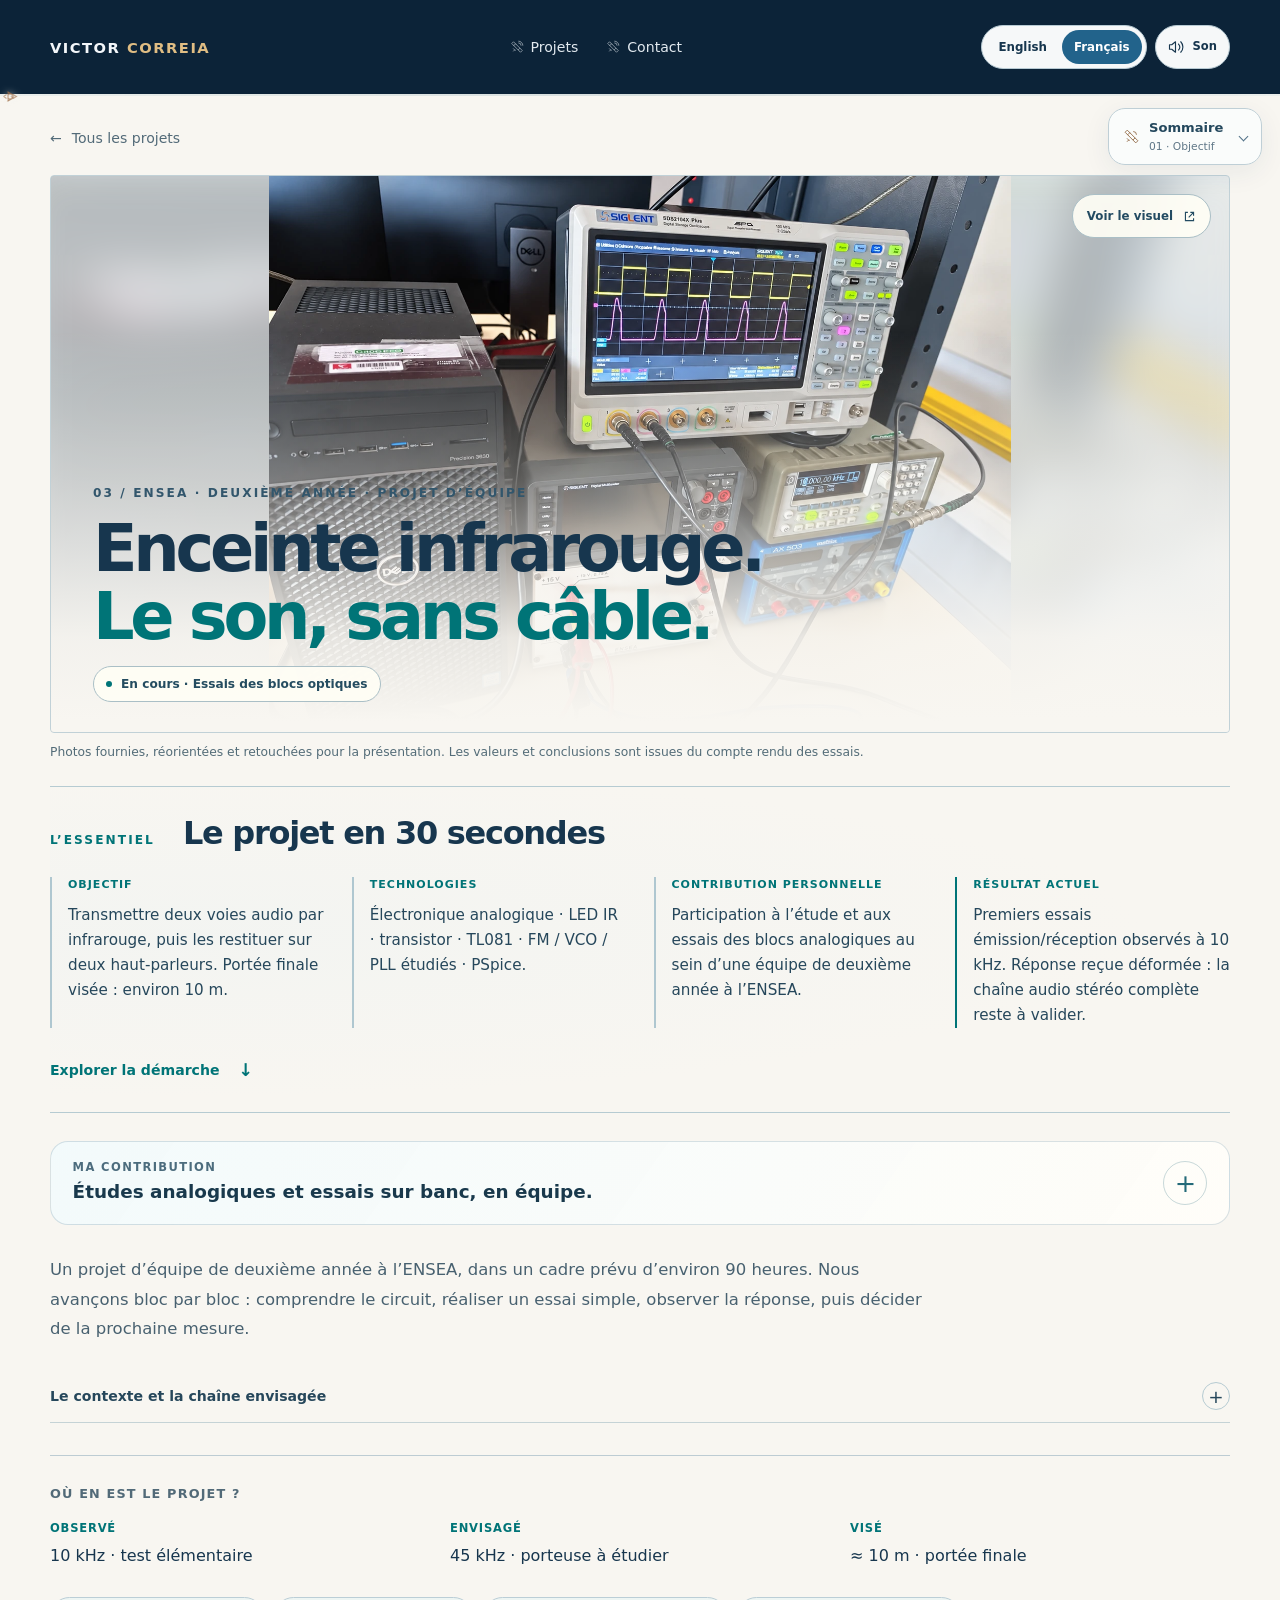
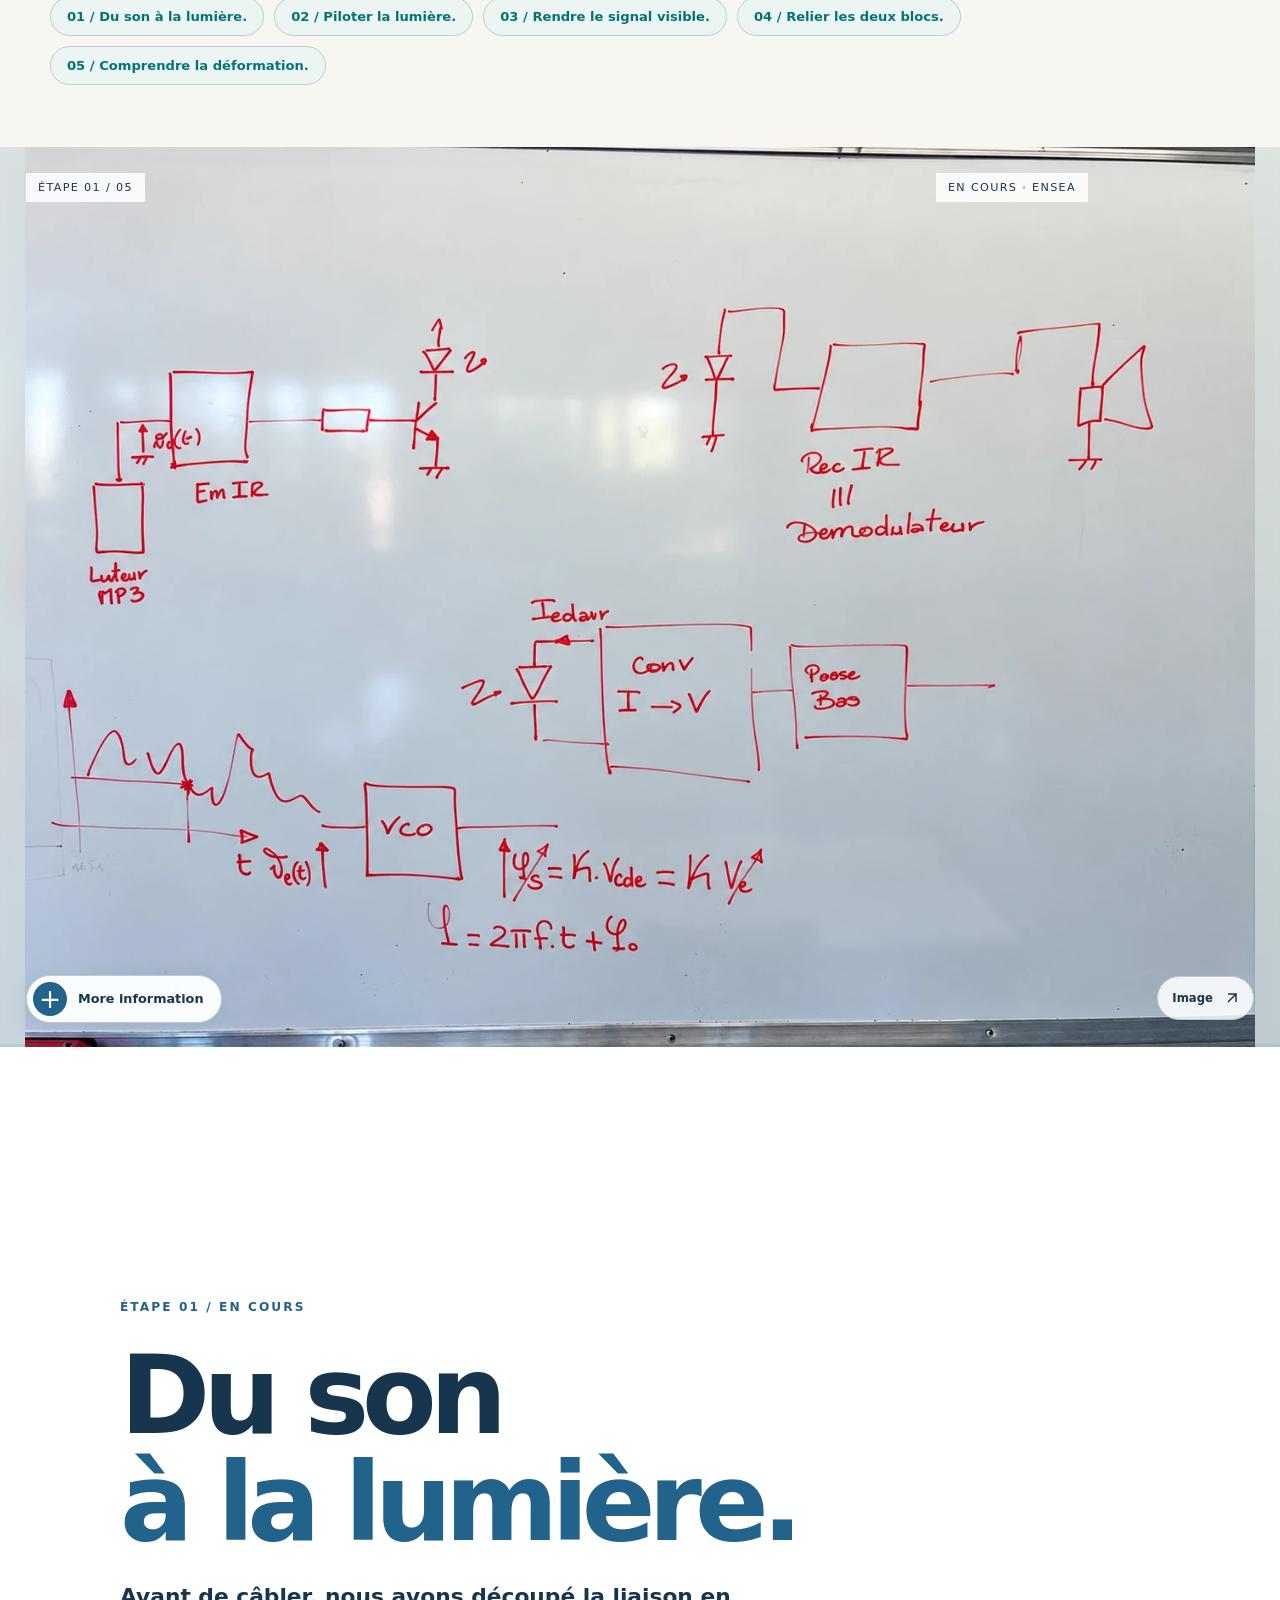
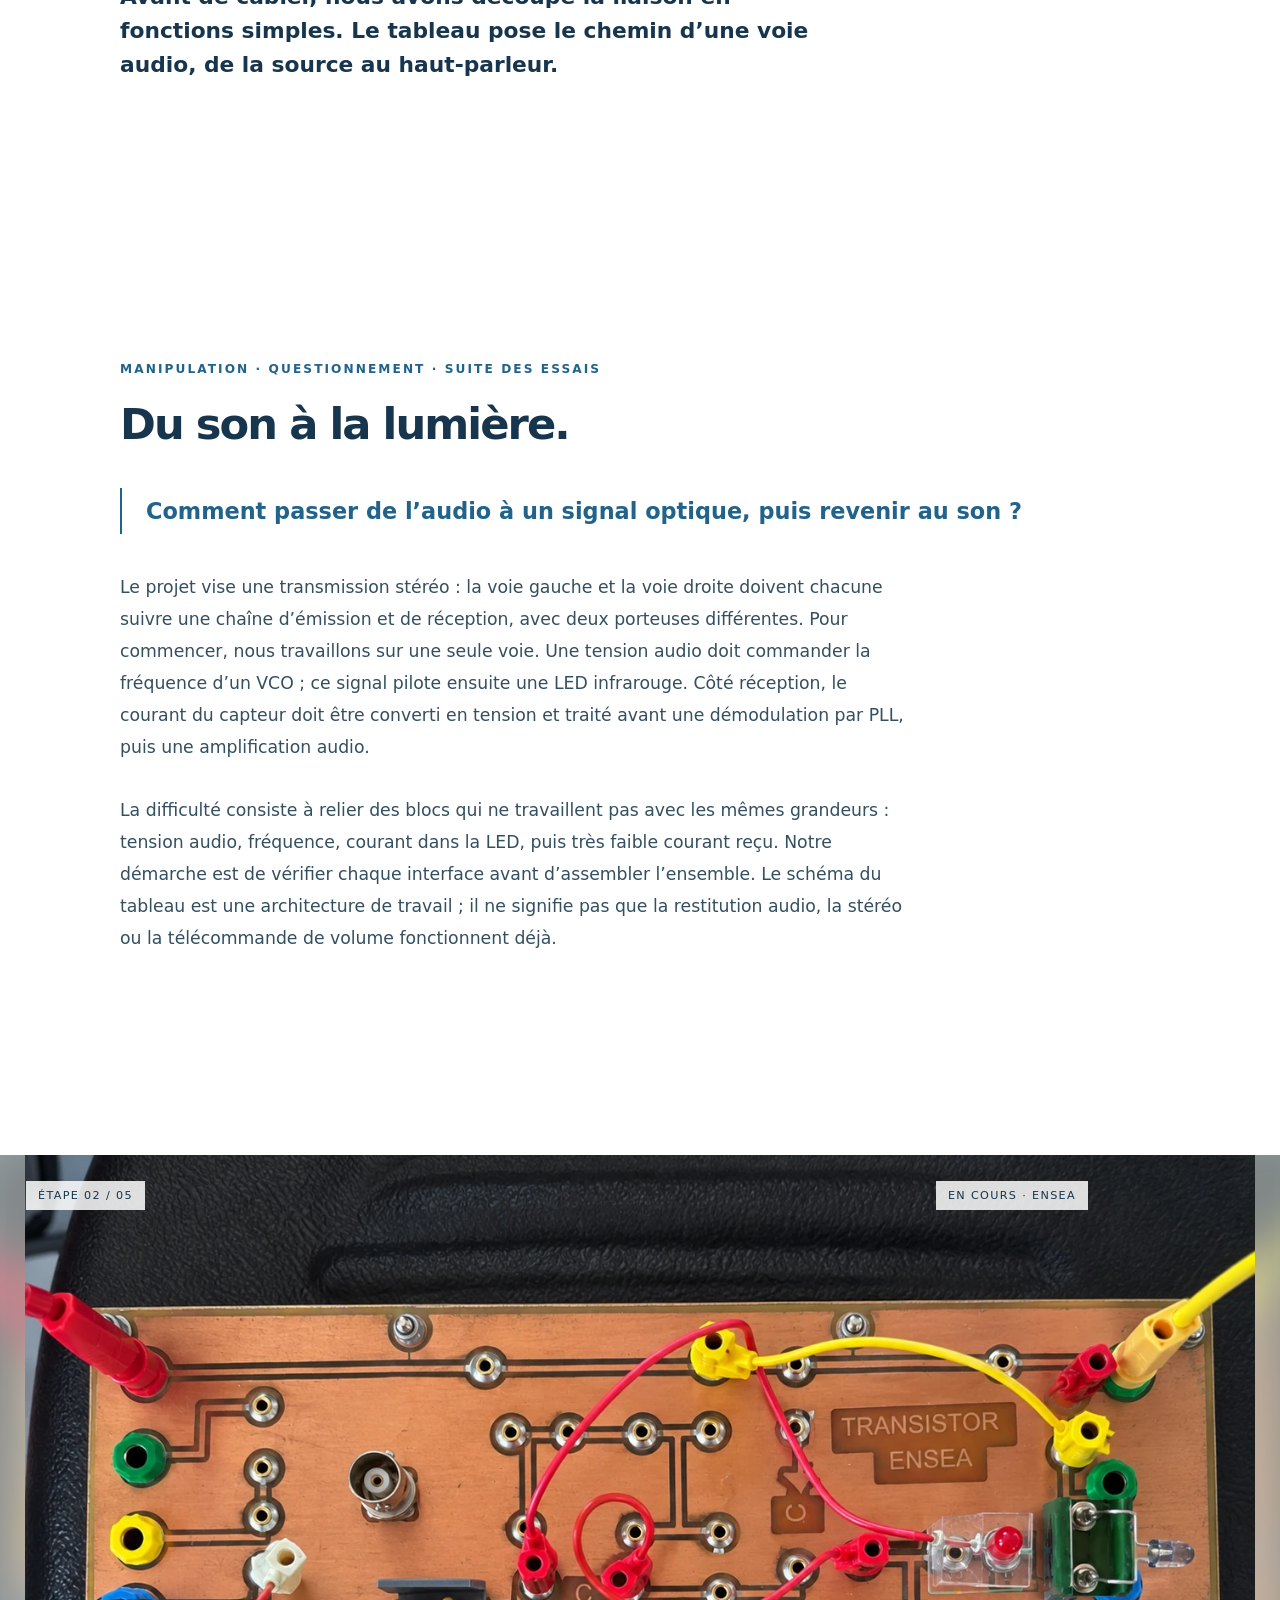
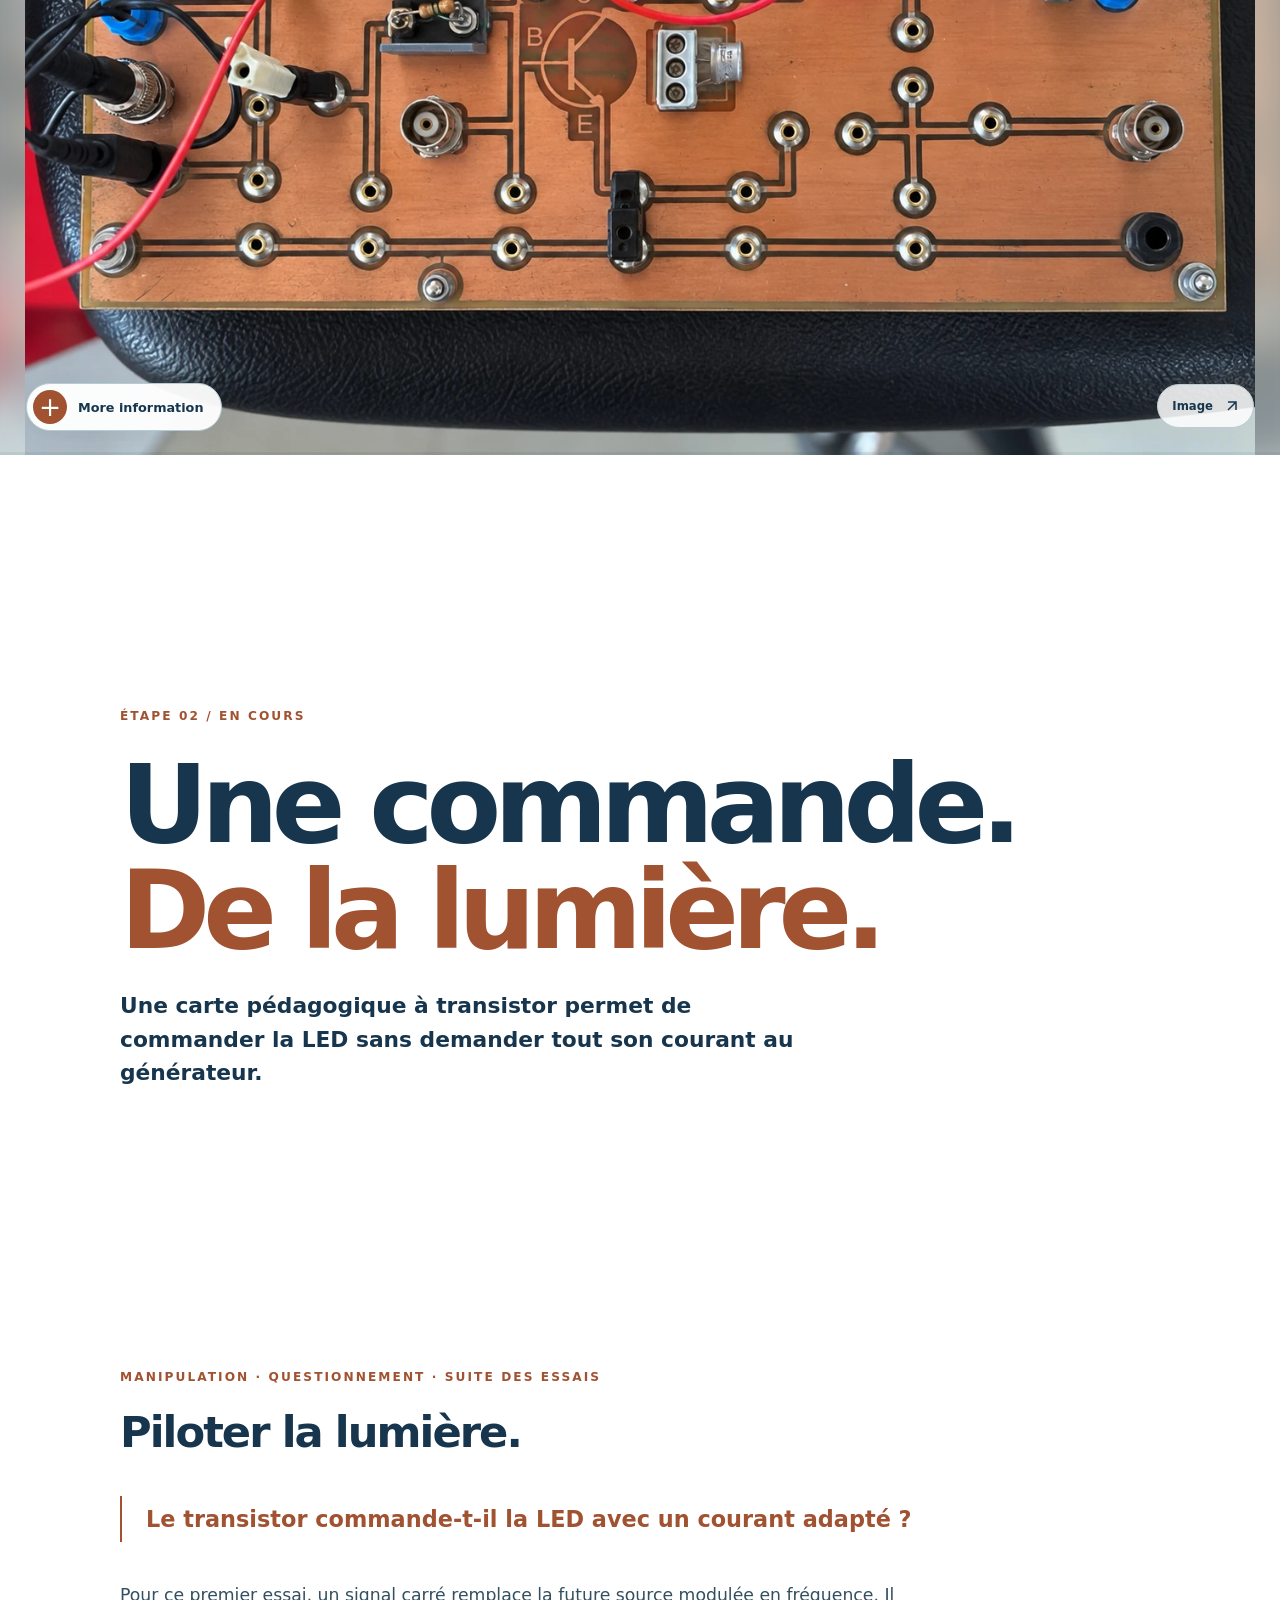
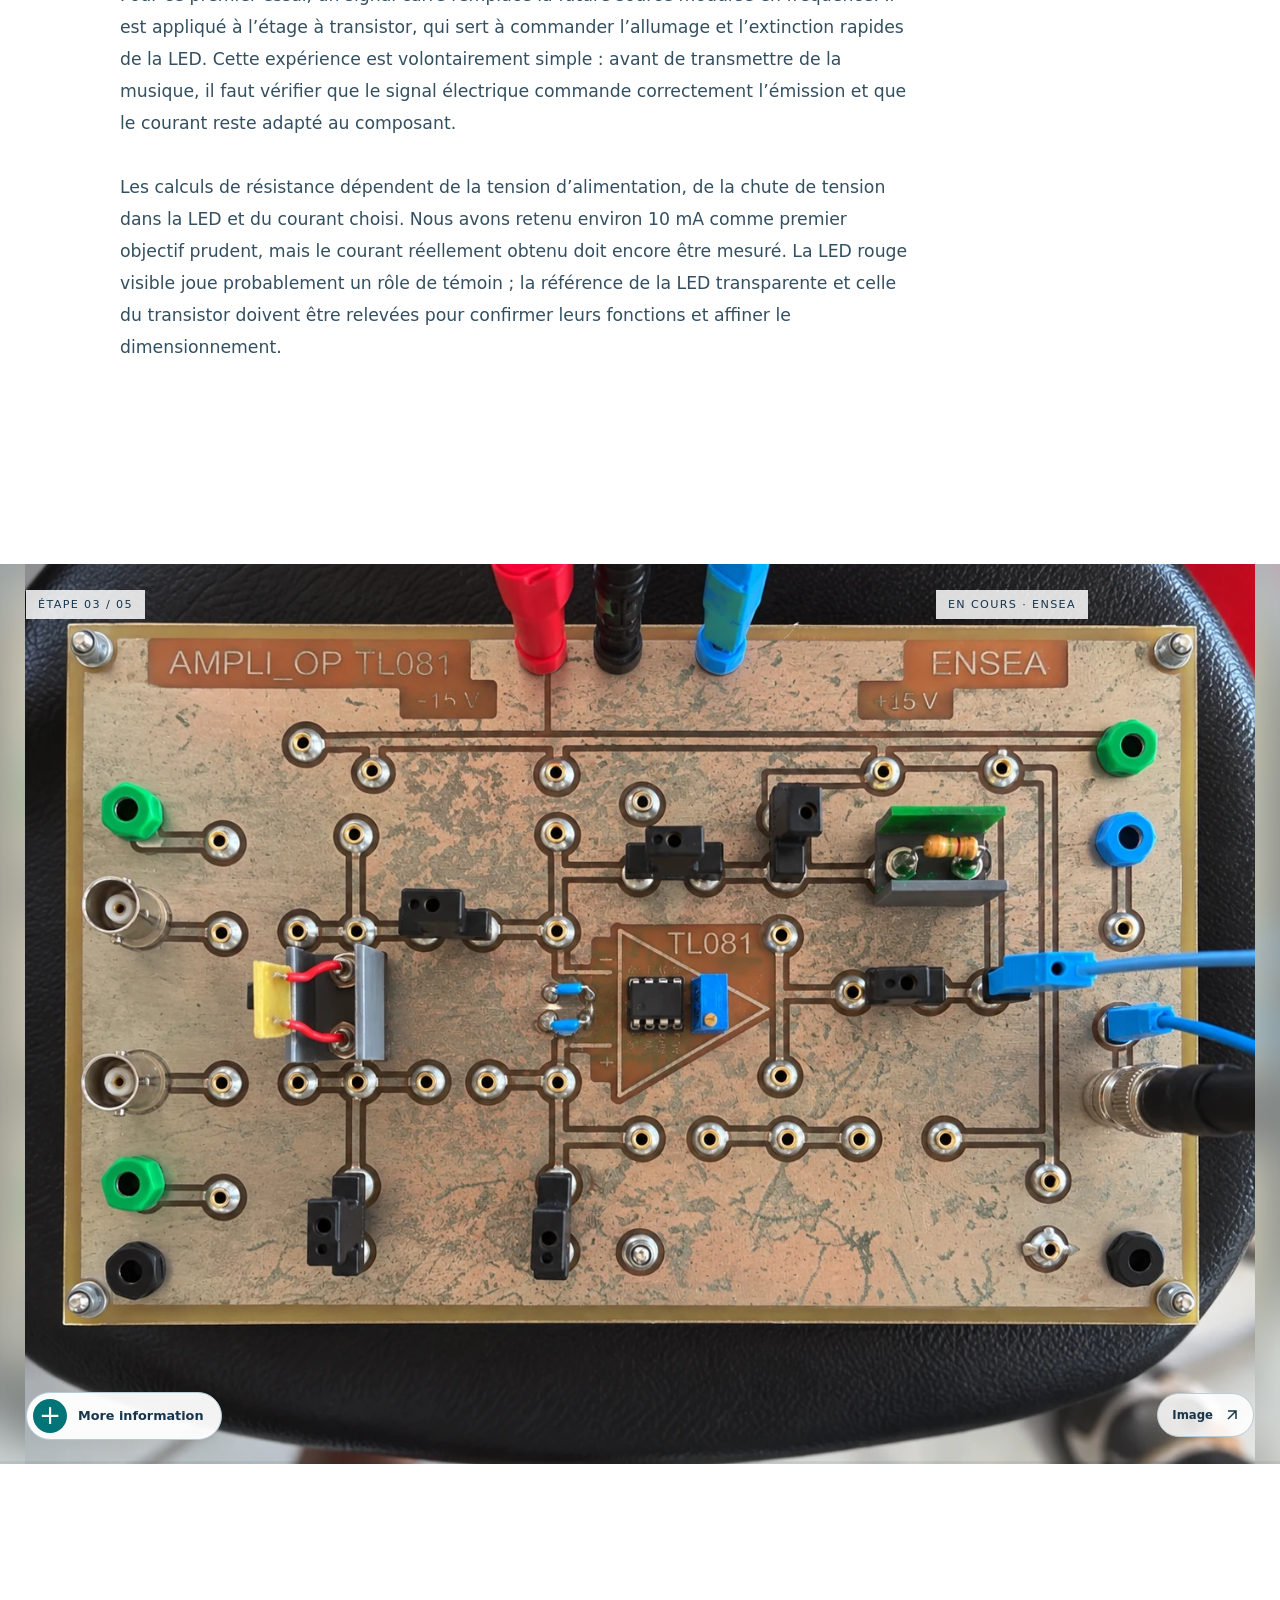
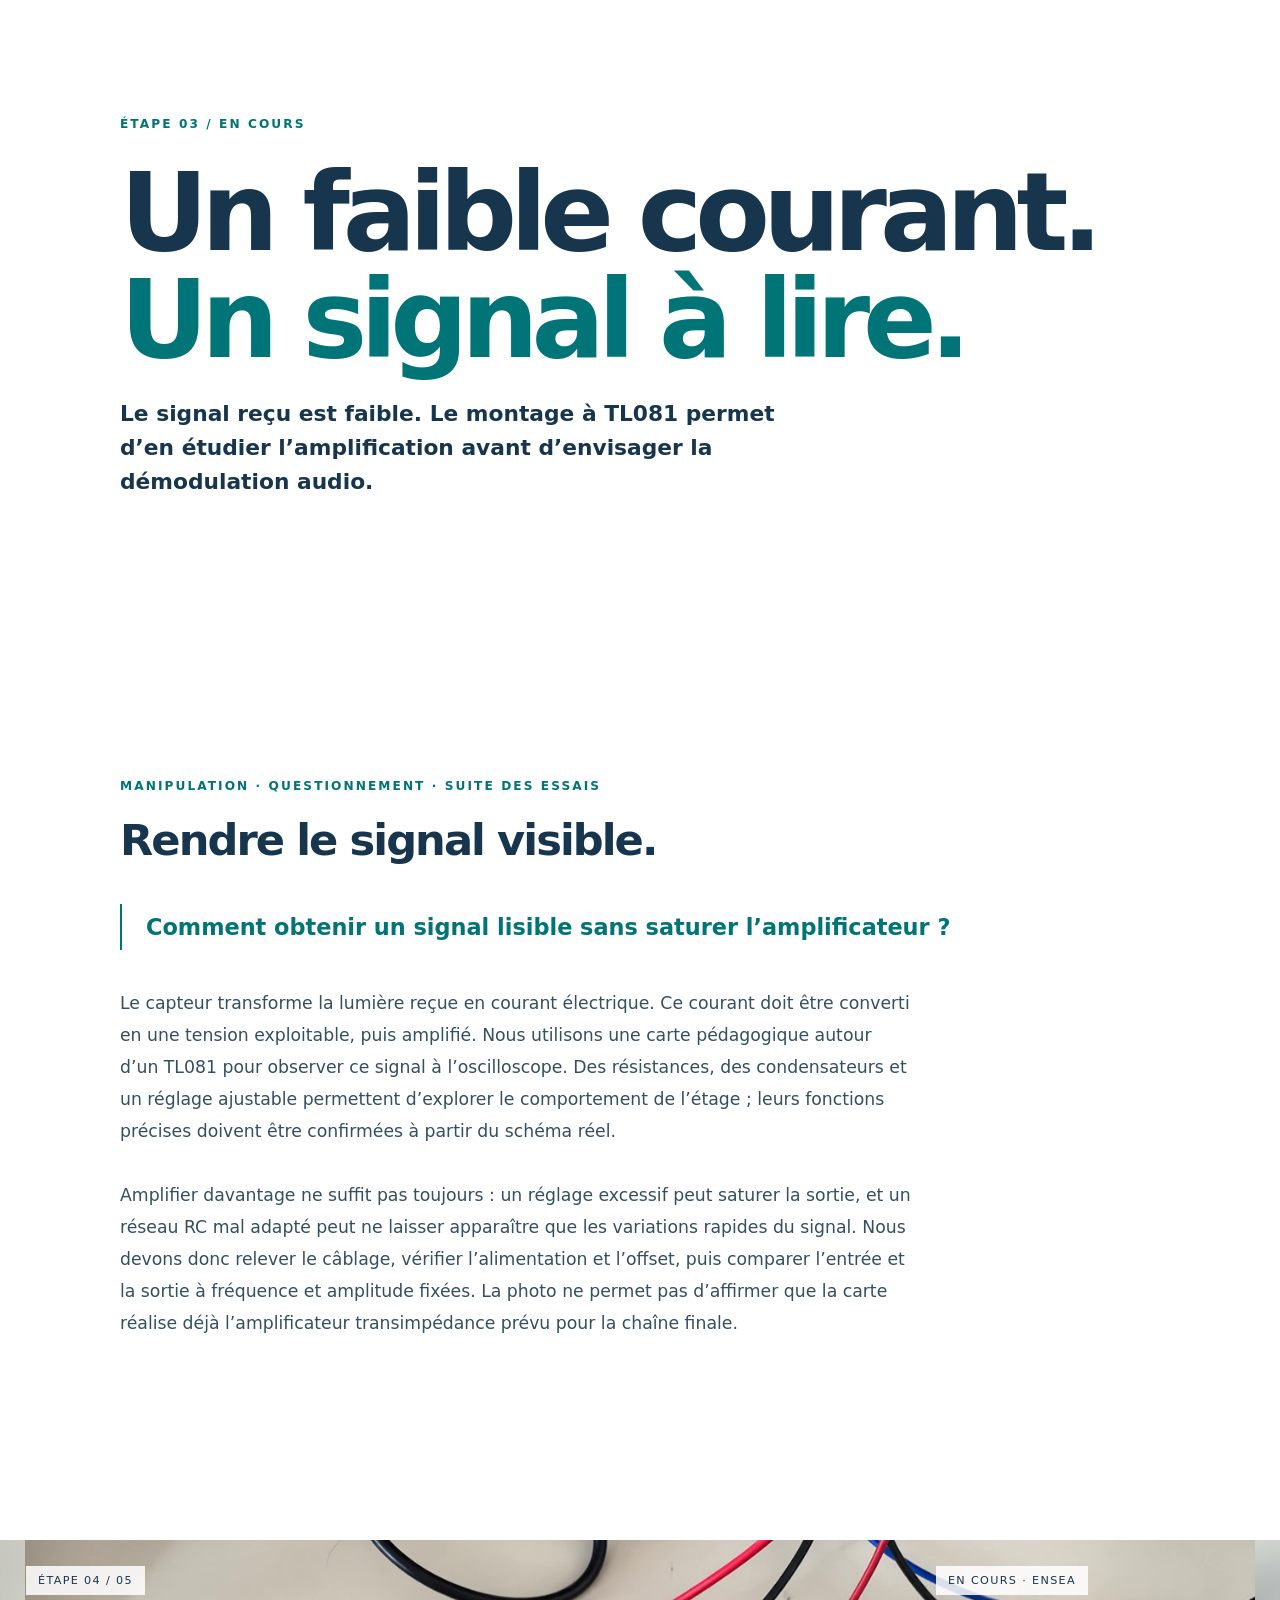
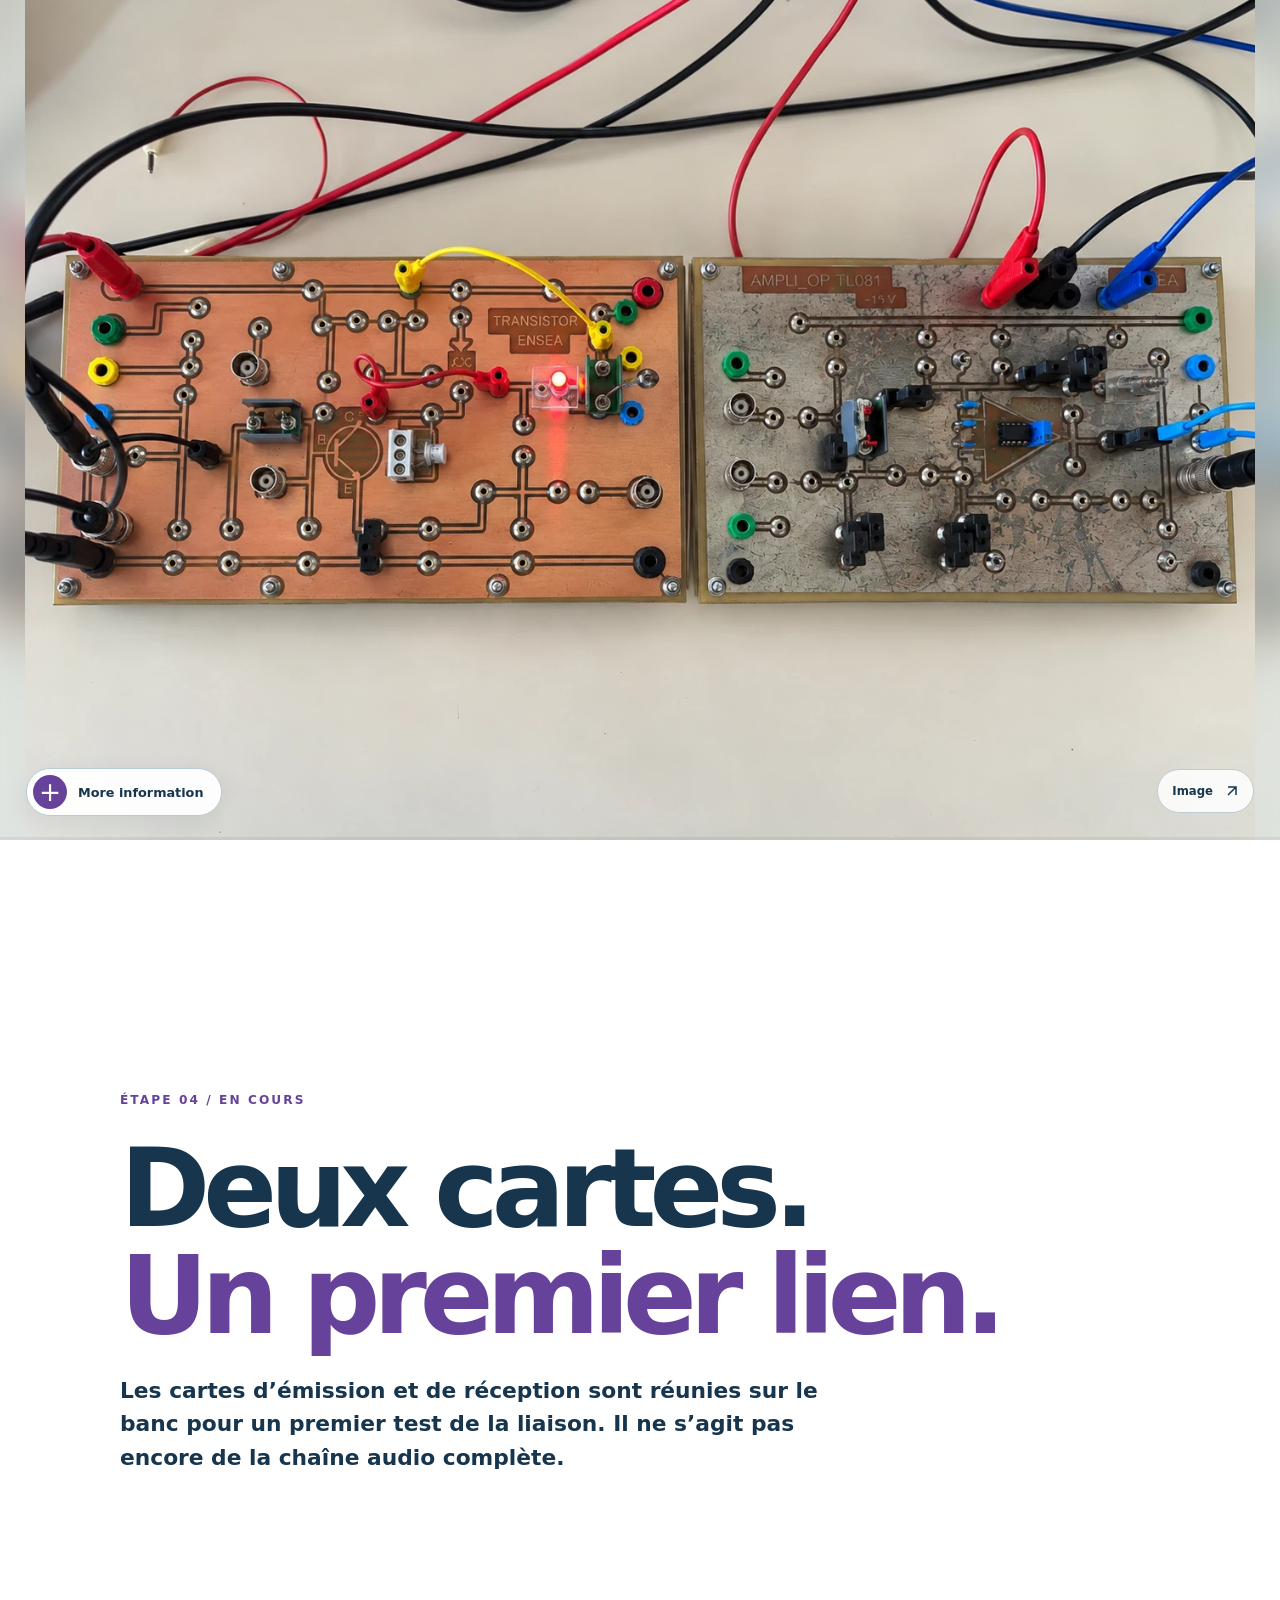
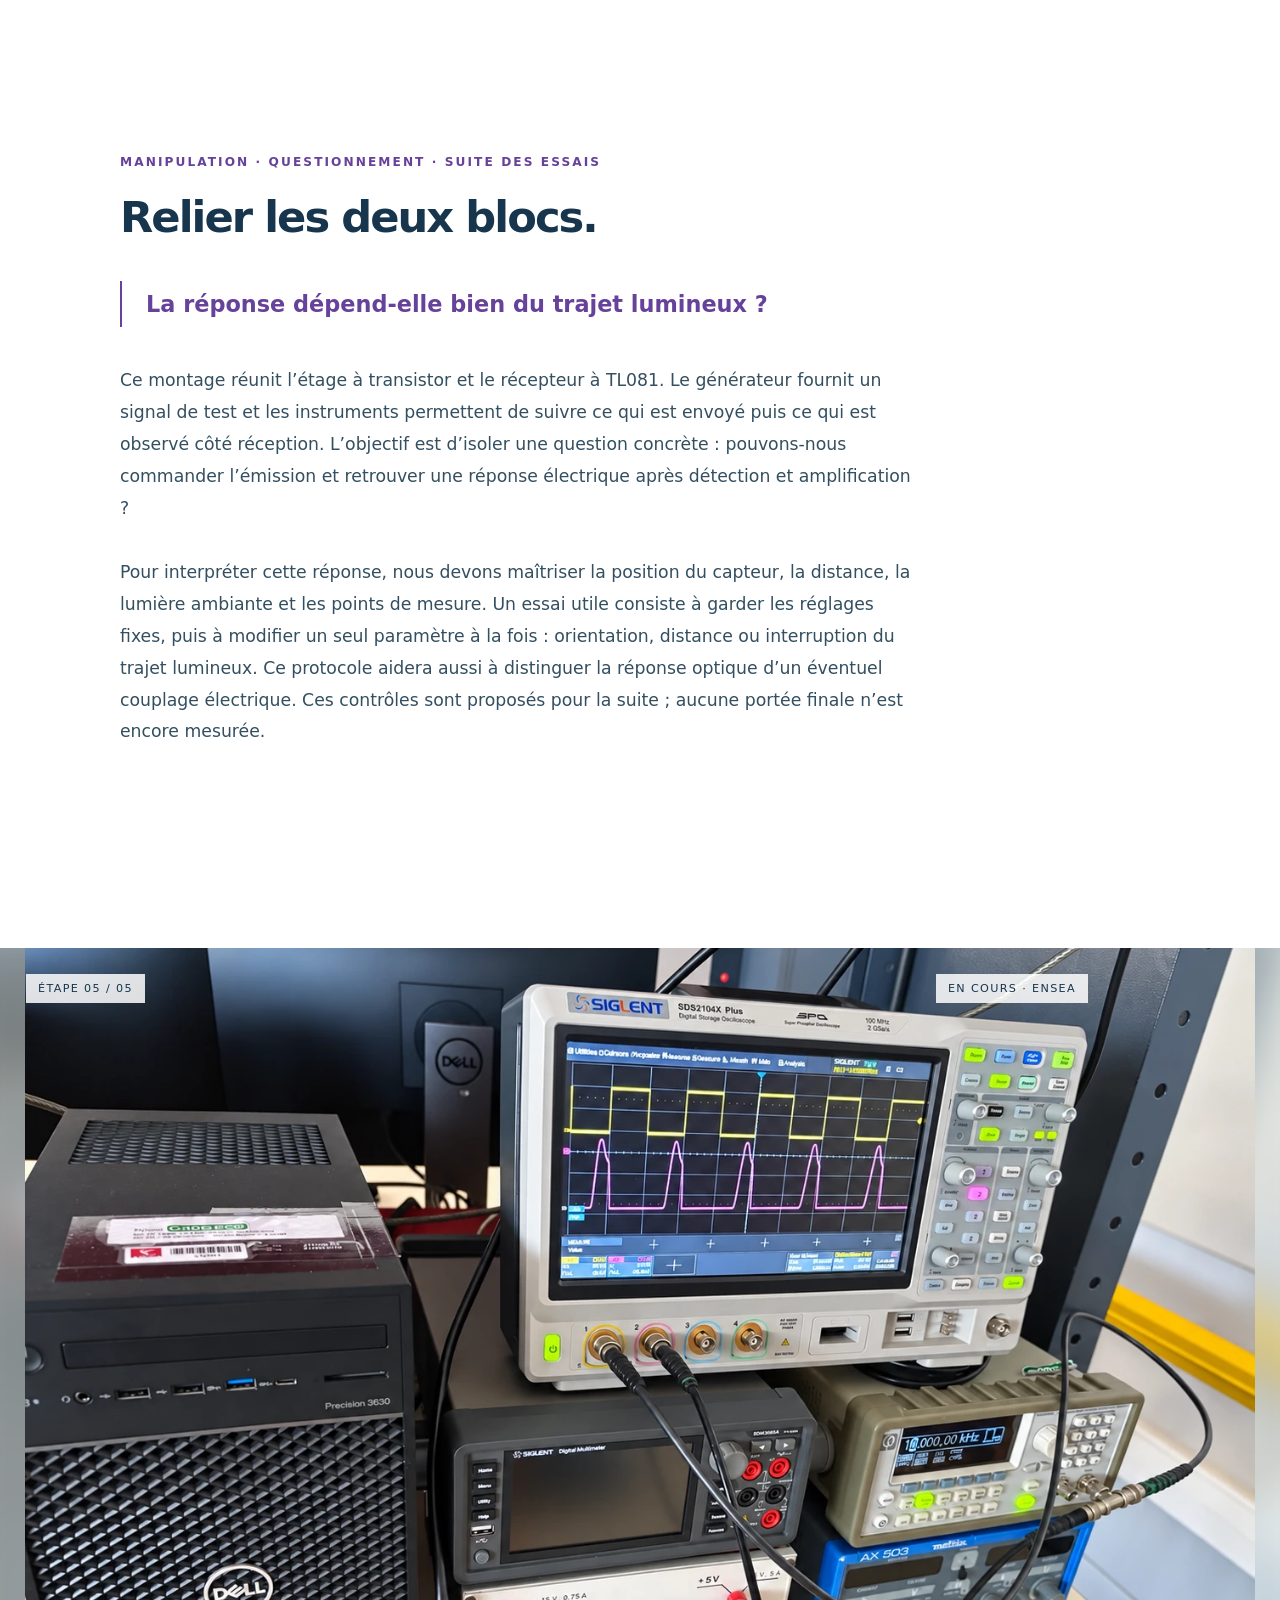
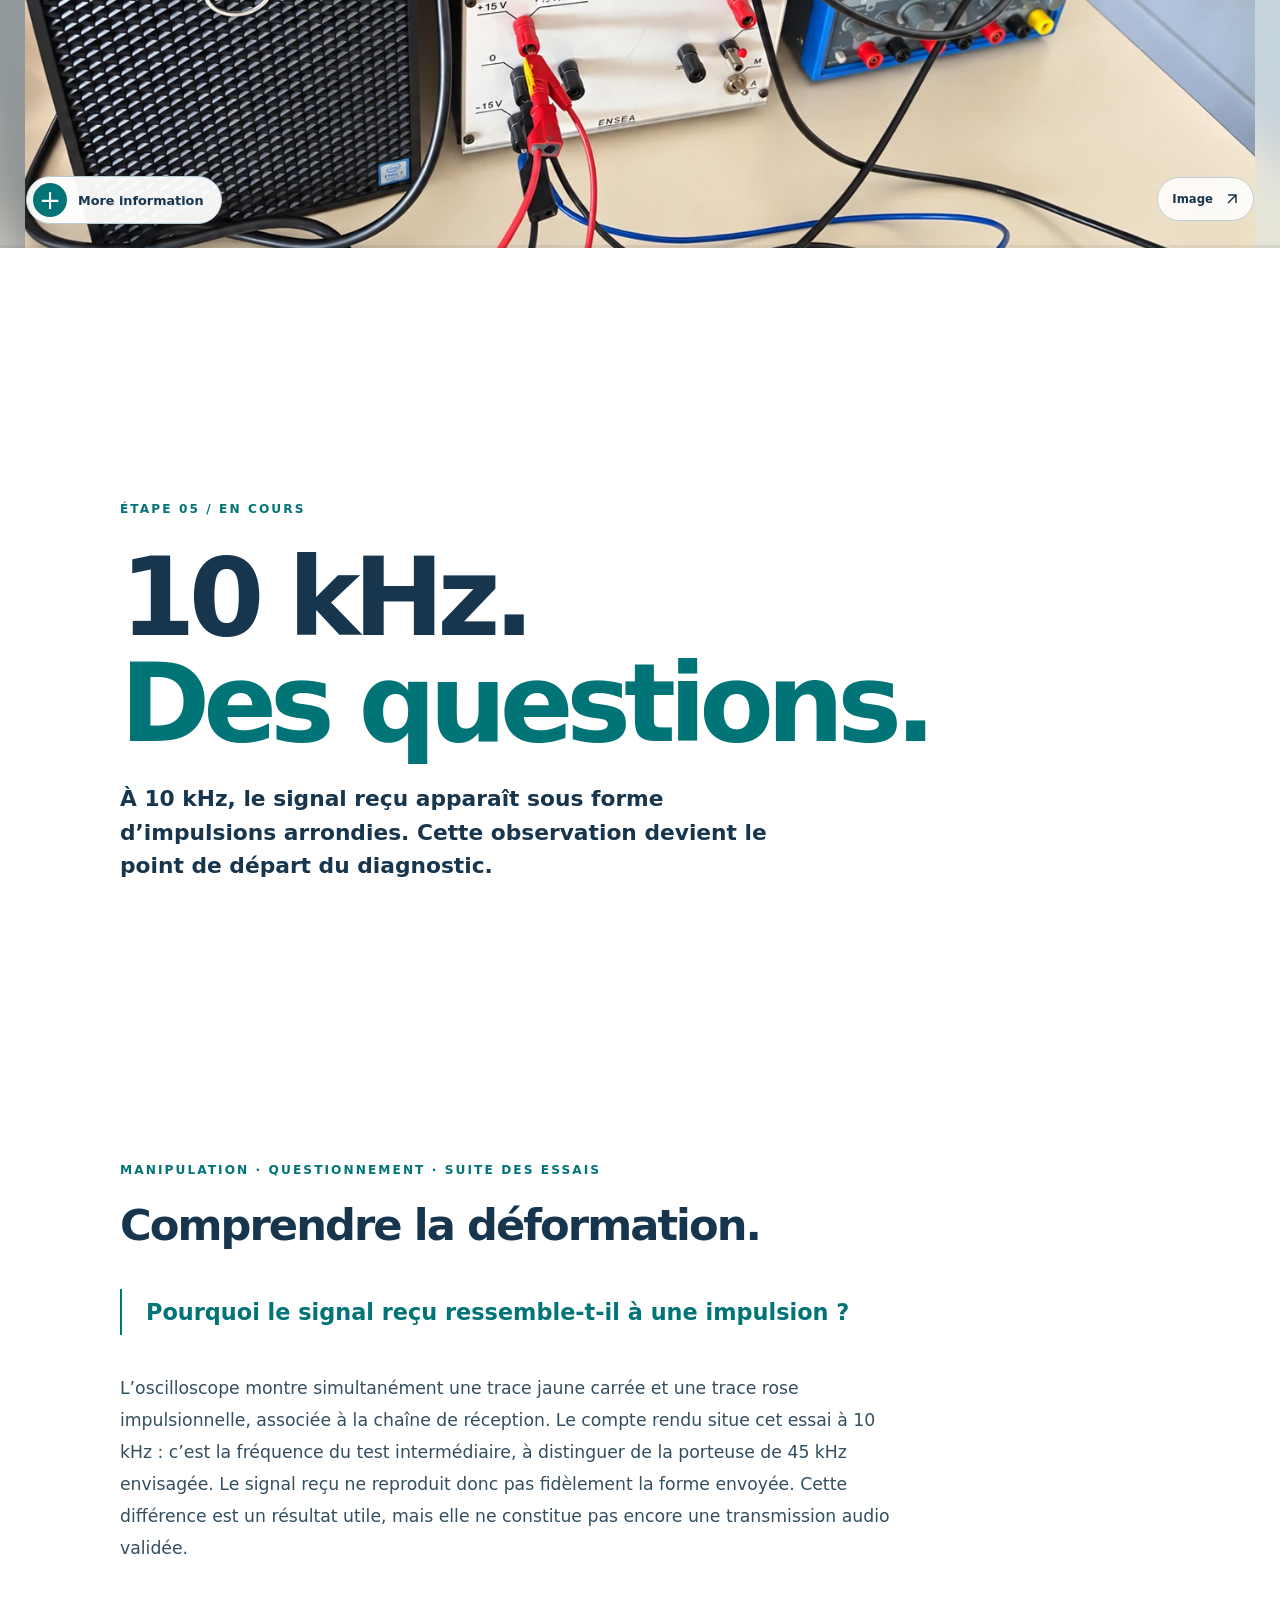
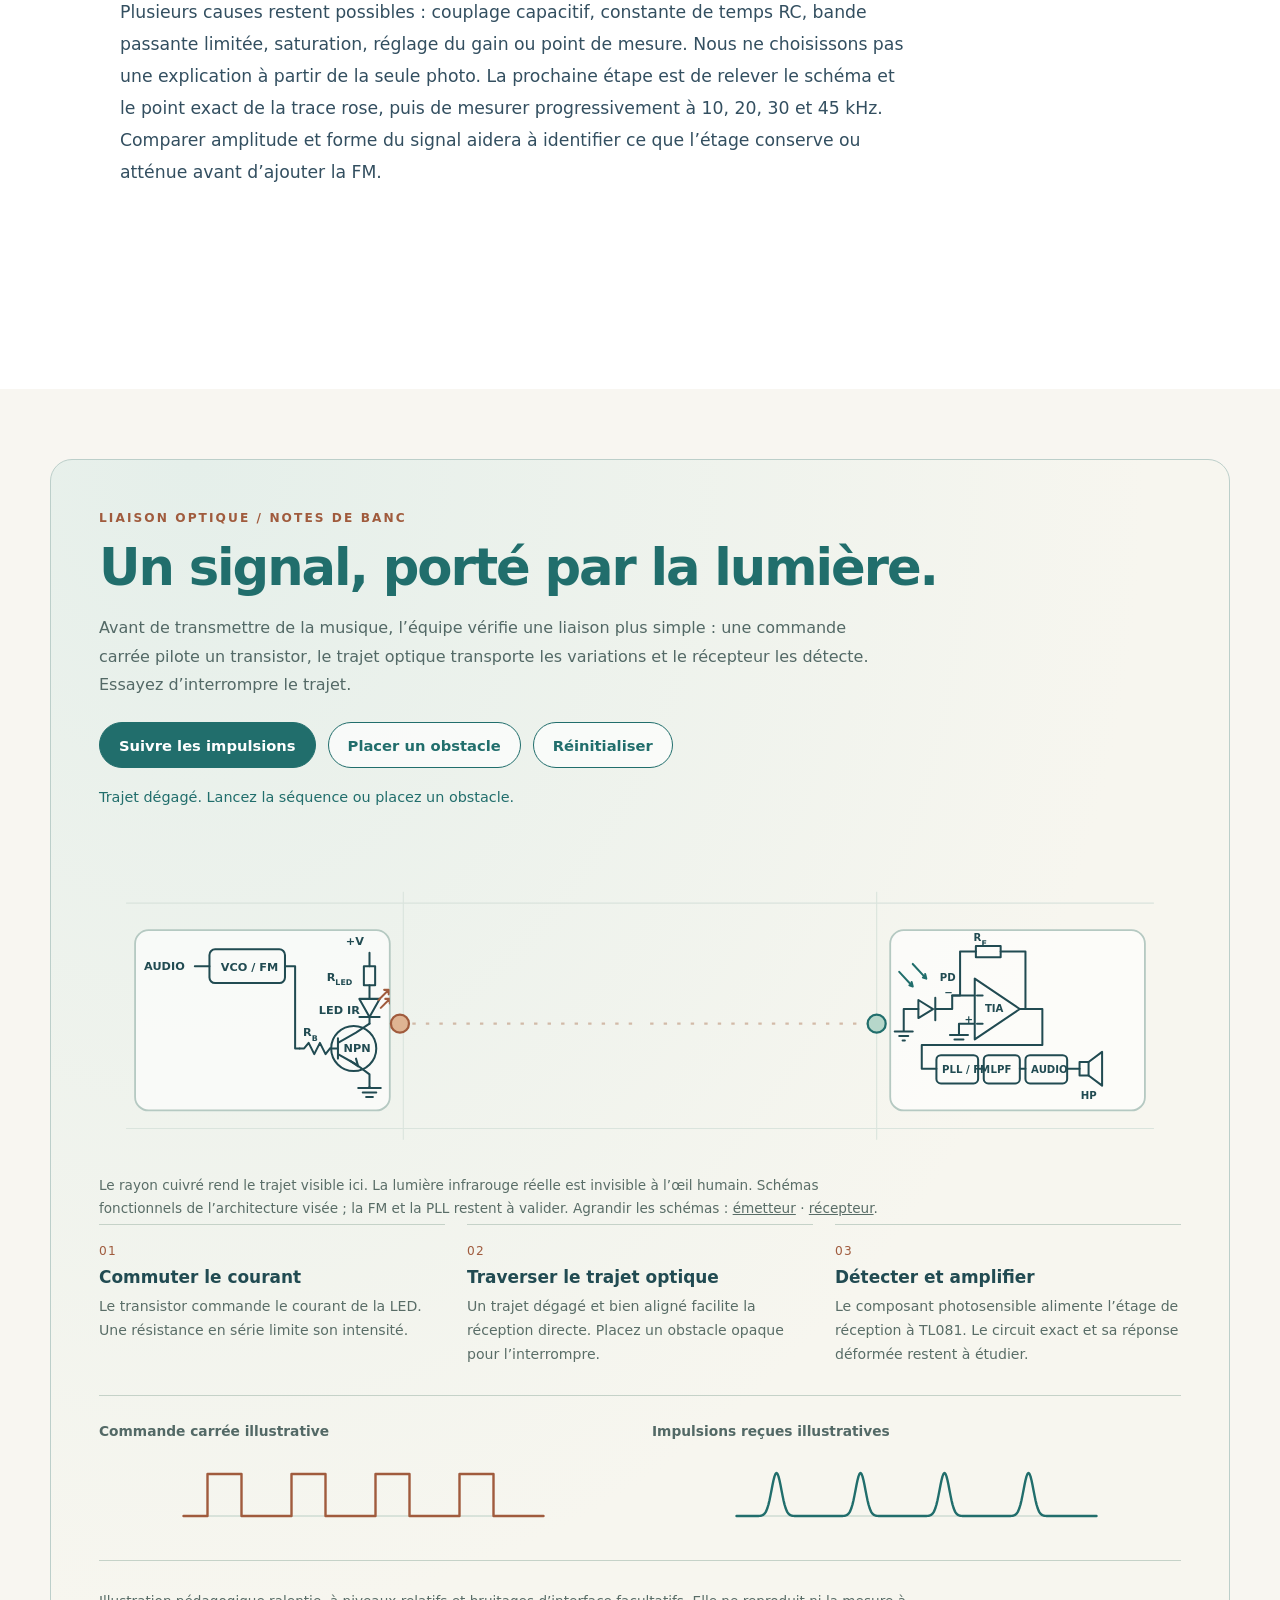
<file: fr/projects/infrared-audio.html>
<!doctype html>
<html lang="fr">
<head>
<script src="../../assets/site-audio.js" defer></script>
  <meta charset="utf-8">
  <meta name="viewport" content="width=device-width, initial-scale=1">
  <meta name="theme-color" content="#071321">
  <title>Enceinte infrarouge — Victor Correia</title>
  <meta name="description" content="Un projet d’électronique en cours sur la transmission audio stéréo par infrarouge : circuits émetteur et récepteur, modulation FM et restitution du signal.">
  <link rel="icon" type="image/svg+xml" href="../../assets/favicon.svg">
  <link rel="stylesheet" href="../../assets/project.css">

<link rel="stylesheet" href="../../assets/language.css">
<script src="../../assets/language.js" defer></script>
<link rel="alternate" hreflang="en" href="/projects/infrared-audio.html">
<link rel="alternate" hreflang="fr" href="/fr/projects/infrared-audio.html">
  <link rel="stylesheet" href="../../assets/project-brief.css">
<link rel="stylesheet" href="../../assets/space-navigation.css">
<script src="../../assets/space-navigation.js" defer></script>
<link rel="stylesheet" href="../../assets/site-audio.css">
<link rel="stylesheet" href="../../assets/fm-lab.css">
<script src="../../assets/fm-lab.js" defer></script>
<link rel="stylesheet" href="../../assets/air-france.css">
<link rel="stylesheet" href="../../assets/project-opening.css">
<link rel="stylesheet" href="../../assets/photo-reading.css">
<link rel="stylesheet" href="../../assets/infrared-link.css">
<link rel="stylesheet" href="../../assets/infrared-audio.css">

<script src="../../assets/photo-reading.js" defer></script>
<script src="../../assets/infrared-link.js" defer></script>
<link rel="stylesheet" href="../../assets/project-reading-nav.css">
<link rel="stylesheet" href="../../assets/project-photo-sources.css">
<link rel="stylesheet" href="../../assets/project-evidence.css">
<script src="../../assets/project-reading-nav.js" defer></script>
</head>
<body class="infrared-page">
  <a class="skip-link" href="#main">Aller au contenu</a>
  <header class="nav wrap">
    <a class="brand" href="../index.html">VICTOR <b>CORREIA</b></a>
    <nav class="nav-links" aria-label="Navigation principale"><a href="../index.html#projects"><svg class="space-menu-icon" viewBox="0 0 24 24" fill="none" stroke="currentColor" stroke-width="1.3" stroke-linecap="round" stroke-linejoin="round" aria-hidden="true" focusable="false"><path d="m10 7 7 7-3 3-7-7zM7 10 3 6l3-3 4 4m4 10 4 4 3-3-4-4M6 15l3 3m-3 1 2-2M15 5a4 4 0 0 1 4 4m-4-7a7 7 0 0 1 7 7"/></svg>Projets</a><a href="../index.html#contact"><svg class="space-menu-icon" viewBox="0 0 24 24" fill="none" stroke="currentColor" stroke-width="1.3" stroke-linecap="round" stroke-linejoin="round" aria-hidden="true" focusable="false"><path d="m10 7 7 7-3 3-7-7zM7 10 3 6l3-3 4 4m4 10 4 4 3-3-4-4M6 15l3 3m-3 1 2-2M15 5a4 4 0 0 1 4 4m-4-7a7 7 0 0 1 7 7"/></svg>Contact</a></nav>
  <nav class="language-switch" aria-label="Choisir la langue"><a href="/projects/infrared-audio.html" lang="en" hreflang="en" data-language="en" aria-label="English"><span class="language-name">English</span><span class="language-short" aria-hidden="true">EN</span></a><a href="/fr/projects/infrared-audio.html" lang="fr" hreflang="fr" data-language="fr" aria-label="Français" aria-current="page"><span class="language-name">Français</span><span class="language-short" aria-hidden="true">FR</span></a></nav></header>
<div class="page-flight-progress" role="progressbar" aria-label="Progression de lecture" aria-valuemin="0" aria-valuemax="100" aria-valuenow="0" hidden><span class="flight-progress-track" aria-hidden="true"></span><span class="flight-progress-fill" aria-hidden="true"></span><span class="flight-progress-ship" aria-hidden="true"><svg viewBox="0 0 24 24" fill="none" stroke="currentColor" stroke-width="1.3" stroke-linecap="round" stroke-linejoin="round" aria-hidden="true" focusable="false"><path d="M12 2c-3.3 3.7-4.6 8.1-4.1 13h8.2C16.6 10.1 15.3 5.7 12 2Z"/><circle cx="12" cy="8" r="1.5"/><path d="m8 10-3.7 5.5L8 14m8-4 3.7 5.5L16 14M9 18l3 4 3-4"/></svg></span></div>


  <main id="main">
    <div class="wrap case-intro">
      <a class="back-link" href="../../index.html#projects"><span aria-hidden="true">←</span> Tous les projets</a>
      <div class="project-opening">
        <figure class="project-opening-figure" aria-describedby="project-opening-caption">
          <img class="project-opening-backdrop" src="../../assets/infrared-audio/bench.webp" width="1448" height="1086" alt="" aria-hidden="true" decoding="async">
          <img class="project-opening-image" src="../../assets/infrared-audio/bench.webp" width="1448" height="1086" alt="Banc de laboratoire avec oscilloscope montrant une trace carrée jaune et des impulsions roses." fetchpriority="high" decoding="async">
        </figure>
        <div class="project-opening-copy"><p class="eyebrow">03 / ENSEA · Deuxième année · Projet d’équipe</p><h1 id="project-title">Enceinte infrarouge.<br><span>Le son, sans câble.</span></h1><p class="project-opening-status">En cours · Essais des blocs optiques</p></div>
        <a class="project-opening-source" href="../../assets/infrared-audio/bench.webp" target="_blank" rel="noopener noreferrer" title="Image de présentation" aria-label="Image de présentation">Voir le visuel<svg viewBox="0 0 16 16" fill="none" stroke="currentColor" stroke-width="1.4" aria-hidden="true"><path d="M6 3H3v10h10v-3M9 3h4v4M7 9l6-6"/></svg></a>
      </div>
      <p class="project-opening-caption" id="project-opening-caption">Photos fournies, réorientées et retouchées pour la présentation. Les valeurs et conclusions sont issues du compte rendu des essais.</p>
      <section class="project-brief" aria-labelledby="project-brief-title">
        <div class="project-brief-heading"><p class="eyebrow">L’essentiel</p><h2 id="project-brief-title">Le projet en 30 secondes</h2></div>
        <dl class="project-brief-grid"><div><dt>Objectif</dt><dd>Transmettre deux voies audio par infrarouge, puis les restituer sur deux haut-parleurs. Portée finale visée : environ 10 m.</dd></div><div><dt>Technologies</dt><dd>Électronique analogique · LED IR · transistor · TL081 · FM / VCO / PLL étudiés · PSpice.</dd></div><div><dt>Contribution personnelle</dt><dd>Participation à l’étude et aux essais des blocs analogiques au sein d’une équipe de deuxième année à l’ENSEA.</dd></div><div><dt>Résultat actuel</dt><dd>Premiers essais émission/réception observés à 10 kHz. Réponse reçue déformée : la chaîne audio stéréo complète reste à valider.</dd></div></dl>
        <a class="project-brief-dive" href="#engineering-details">Explorer la démarche <span aria-hidden="true">↓</span></a>
      </section>
<details class="pe-contribution" id="project-contribution">
  <summary><span class="pe-kicker">Ma contribution</span><strong>Études analogiques et essais sur banc, en équipe.</strong><span class="pe-expand" aria-hidden="true">+</span></summary>
  <div class="pe-contribution-body"><p>Je participe à l’étude et aux essais des blocs analogiques dans ce projet d’équipe de deuxième année à l’ENSEA. Le projet se déroule dans un cadre prévu d’environ 90 heures.</p><ul><li>Participer à l’étude des blocs émetteur et récepteur : LED commandée par transistor et réception par amplificateur opérationnel.</li><li>Comparer la commande et la réponse reçue lors du premier essai optique à 10 kHz.</li><li>Contribuer à l’étude FM / VCO / PLL et à la préparation des prochaines mesures. L’audio stéréo complet reste un objectif.</li></ul><a class="pe-link" href="#ir-oscilloscope-title">Voir l’observation sur banc et les prochains contrôles <svg viewBox="0 0 14 14" fill="none" stroke="currentColor" stroke-width="1.5" aria-hidden="true" focusable="false"><path d="M3 11 11 3M3 3h8v8"/></svg></a></div>
</details>
<details class="project-reading-nav" data-project-reading-nav open>
  <summary><svg class="reading-nav-icon" viewBox="0 0 24 24" fill="none" stroke="currentColor" stroke-width="1.3" stroke-linecap="round" stroke-linejoin="round" aria-hidden="true" focusable="false"><path d="m10 7 7 7-3 3-7-7zM7 10 3 6l3-3 4 4m4 10 4 4 3-3-4-4M6 15l3 3m-3 1 2-2M15 5a4 4 0 0 1 4 4"/></svg><span class="reading-nav-summary-copy"><span>Sommaire</span><span class="reading-nav-position" id="project-reading-position" data-reading-nav-position>01 · Objectif</span></span></summary>
  <nav aria-label="Parcours de lecture du projet"><ol class="reading-nav-links">
<li><a href="#project-brief-title"><span class="reading-nav-number" aria-hidden="true">01</span><span data-reading-nav-label>Objectif</span></a></li>
<li><a href="#ir-architecture-title"><span class="reading-nav-number" aria-hidden="true">02</span><span data-reading-nav-label>Montage</span></a></li>
<li><a href="#ir-oscilloscope-title"><span class="reading-nav-number" aria-hidden="true">03</span><span data-reading-nav-label>Essais</span></a></li>
<li><a href="#project-evidence"><span class="reading-nav-number" aria-hidden="true">04</span><span data-reading-nav-label>Résultats</span></a></li>
<li><a href="#project-next"><span class="reading-nav-number" aria-hidden="true">05</span><span data-reading-nav-label>Suite</span></a></li>
  </ol></nav>
</details>


      <p class="opening-context-note">Un projet d’équipe de deuxième année à l’ENSEA, dans un cadre prévu d’environ 90 heures. Nous avançons bloc par bloc : comprendre le circuit, réaliser un essai simple, observer la réponse, puis décider de la prochaine mesure.</p>
      <details class="project-context ir-context"><summary>Le contexte et la chaîne envisagée<span aria-hidden="true">+</span></summary>
        <div class="ir-context-grid">
          <section aria-labelledby="objective"><h2 id="objective">L’objectif</h2><p>Transmettre deux voies audio par infrarouge, puis les restituer sur deux haut-parleurs. Portée finale visée : environ 10 m.</p></section>
          <section aria-labelledby="approach"><h2 id="approach">La démarche</h2><p>Nous avons étudié les VCO XR2206 et HC4046, les amplificateurs TL081/TL082 et commencé une représentation sous PSpice. Le premier montage d’émission et les essais de détection constituent le travail actuel ; la FM audio, la PLL et l’intégration stéréo sont les étapes suivantes.</p></section>
          <section aria-labelledby="contribution"><h2 id="contribution">Mon rôle</h2><p>Je participe à l’étude et aux essais des blocs analogiques au sein de l’équipe. Le matériel présenté est constitué de cartes pédagogiques de l’ENSEA, utilisées pour explorer le fonctionnement avant l’intégration du système.</p></section>
        </div>
        <ol class="ir-signal-path"><li><span>01</span>Audio / adaptation</li><li><span>02</span>VCO / modulation FM</li><li><span>03</span>Transistor / LED IR</li><li><span>04</span>Capteur / courant–tension</li><li><span>05</span>PLL / restitution audio</li><li><span>06</span>Amplification / haut-parleur</li></ol>
        <p class="ir-fineprint">Architecture visée pour une voie. La seconde voie utilisera une porteuse distincte ; la chaîne complète n’est pas encore validée.</p>
      </details>
      <aside class="ir-milestones" aria-labelledby="facts-title"><h2 id="facts-title">Où en est le projet ?</h2><dl><div><dt>Observé</dt><dd>10 kHz · test élémentaire</dd></div><div><dt>Envisagé</dt><dd>45 kHz · porteuse à étudier</dd></div><div><dt>Visé</dt><dd>≈ 10 m · portée finale</dd></div></dl></aside>
      <nav class="case-jump-links" aria-label="Explorer la démarche"><a href="#ir-architecture">01 / Du son à la lumière.</a><a href="#ir-emitter">02 / Piloter la lumière.</a><a href="#ir-receiver">03 / Rendre le signal visible.</a><a href="#ir-optical-link">04 / Relier les deux blocs.</a><a href="#ir-oscilloscope">05 / Comprendre la déformation.</a></nav>
    </div>
    <div id="engineering-details" class="ir-stories" tabindex="-1">

      <section class="photo-story ir-photo-story" id="ir-architecture" style="--scene-accent:#22638b" aria-labelledby="ir-architecture-title">
        <div class="story-stage">
          <figure class="story-figure">
            <img class="ir-photo-backdrop" src="../../assets/infrared-audio/architecture.webp" width="1449" height="1086" alt="" aria-hidden="true" loading="lazy" decoding="async">
            <img class="story-photo" src="../../assets/infrared-audio/architecture.webp" width="1449" height="1086" alt="Architecture de travail au tableau : source audio, émission infrarouge, réception et démodulation." loading="lazy" decoding="async">
            <figcaption class="photo-label">Photos fournies, réorientées et retouchées pour la présentation. Les valeurs et conclusions sont issues du compte rendu des essais.</figcaption>
          </figure>
          <div class="scene-wash" aria-hidden="true"></div>
        </div>
        <div class="story-frame">
          <div class="chapter-meta"><span>Étape 01 / 05</span><span>En cours · ENSEA</span></div>
          <a class="photo-full" href="../../assets/infrared-audio/architecture.webp" target="_blank" rel="noopener noreferrer" title="Image de présentation" aria-label="Image de présentation">Image <svg viewBox="0 0 14 14" fill="none" stroke="currentColor" stroke-width="1.5" aria-hidden="true" focusable="false"><path d="M3 11 11 3M3 3h8v8"/></svg></a>
          <details class="chapter-more"><summary><span class="more-icon" aria-hidden="true">+</span>More information</summary>
            <div class="more-panel"><button class="more-close" type="button" aria-label="Fermer les informations" hidden>×</button><p class="eyebrow">Notes d’ingénierie / 01</p><h3>Du son à la lumière.</h3><h4>Cadre du projet</h4><p>Projet d’équipe de deuxième année à l’ENSEA, prévu dans un cadre d’environ 90 heures. L’objectif final comprend deux haut-parleurs et un réglage de volume par télécommande IR.</p><h4>Commande du VCO</h4><p>v_commande(t) = V_offset + v_audio(t), puis f_i(t) ≈ f_c + K_VCO × v_audio(t). L’amplitude et l’offset doivent être compatibles avec le composant retenu ; ces valeurs restent à préciser.</p><h4>Phase et fréquence</h4><p>φ(t) = φ(0) + 2π∫f_i(τ)dτ. Une fréquence qui varie implique une phase obtenue par intégration.</p><h4>Études et choix en cours</h4><p>XR2206 et HC4046 étudiés pour la génération et la démodulation ; choix final, adaptation audio, deuxième porteuse et intégration de la chaîne encore en cours.</p><div class="project-photo-source"><h4>Le visuel et sa source</h4><p>Version de présentation retouchée. Les résultats décrits viennent du compte rendu des essais.</p><ul><li><a href="../../assets/infrared-audio/architecture.webp" target="_blank" rel="noopener noreferrer">Image de présentation <svg viewBox="0 0 14 14" fill="none" stroke="currentColor" stroke-width="1.5" aria-hidden="true" focusable="false"><path d="M3 11 11 3M3 3h8v8"/></svg></a></li></ul></div></div>
          </details>
          <div class="chapter-progress" aria-hidden="true"><span></span></div>
        </div>
        <div class="chapter-content">
          <div class="chapter-copy"><p class="eyebrow">Étape 01 / En cours</p><h2 id="ir-architecture-title"><span class="title-line">Du son</span><span class="title-line title-accent">à la lumière.</span></h2><p class="chapter-lead">Avant de câbler, nous avons découpé la liaison en fonctions simples. Le tableau pose le chemin d’une voie audio, de la source au haut-parleur.</p></div>
          <div class="chapter-narrative"><p class="eyebrow">Manipulation · Questionnement · Suite des essais</p><h3>Du son à la lumière.</h3><p class="narrative-question">Comment passer de l’audio à un signal optique, puis revenir au son ?</p><p>Le projet vise une transmission stéréo : la voie gauche et la voie droite doivent chacune suivre une chaîne d’émission et de réception, avec deux porteuses différentes. Pour commencer, nous travaillons sur une seule voie. Une tension audio doit commander la fréquence d’un VCO ; ce signal pilote ensuite une LED infrarouge. Côté réception, le courant du capteur doit être converti en tension et traité avant une démodulation par PLL, puis une amplification audio.</p><p>La difficulté consiste à relier des blocs qui ne travaillent pas avec les mêmes grandeurs : tension audio, fréquence, courant dans la LED, puis très faible courant reçu. Notre démarche est de vérifier chaque interface avant d’assembler l’ensemble. Le schéma du tableau est une architecture de travail ; il ne signifie pas que la restitution audio, la stéréo ou la télécommande de volume fonctionnent déjà.</p></div>
        </div>
      </section>

      <section class="photo-story ir-photo-story" id="ir-emitter" style="--scene-accent:#a05231" aria-labelledby="ir-emitter-title">
        <div class="story-stage">
          <figure class="story-figure">
            <img class="ir-photo-backdrop" src="../../assets/infrared-audio/emitter.webp" width="1448" height="1086" alt="" aria-hidden="true" loading="lazy" decoding="async">
            <img class="story-photo" src="../../assets/infrared-audio/emitter.webp" width="1448" height="1086" alt="Carte pédagogique TRANSISTOR ENSEA avec câbles de test, transistor et LED." loading="lazy" decoding="async">
            <figcaption class="photo-label">Photos fournies, réorientées et retouchées pour la présentation. Les valeurs et conclusions sont issues du compte rendu des essais.</figcaption>
          </figure>
          <div class="scene-wash" aria-hidden="true"></div>
        </div>
        <div class="story-frame">
          <div class="chapter-meta"><span>Étape 02 / 05</span><span>En cours · ENSEA</span></div>
          <a class="photo-full" href="../../assets/infrared-audio/emitter.webp" target="_blank" rel="noopener noreferrer" title="Image de présentation" aria-label="Image de présentation">Image <svg viewBox="0 0 14 14" fill="none" stroke="currentColor" stroke-width="1.5" aria-hidden="true" focusable="false"><path d="M3 11 11 3M3 3h8v8"/></svg></a>
          <details class="chapter-more"><summary><span class="more-icon" aria-hidden="true">+</span>More information</summary>
            <div class="more-panel"><button class="more-close" type="button" aria-label="Fermer les informations" hidden>×</button><p class="eyebrow">Notes d’ingénierie / 02</p><h3>Piloter la lumière.</h3><h4>Carte utilisée</h4><p>Carte pédagogique « TRANSISTOR ENSEA », avec repères de base, collecteur et émetteur. Aucun PCB personnalisé n’est revendiqué ici.</p><h4>Limitation du courant</h4><p>Première approximation : R_LED ≈ (V_alim − V_F)/I_LED. Avec un transistor saturé, tenir aussi compte de V_CE,sat : R_LED ≈ (V_alim − V_F − V_CE,sat)/I_LED.</p><h4>Ce qui reste à mesurer</h4><p>Référence et brochage des composants, valeur des résistances, courant LED réel et forme du signal de commande. Environ 10 mA est un objectif initial, pas une mesure.</p><h4>Identification sur la photo</h4><p>Le rôle exact des deux LED n’est pas confirmé par la seule photographie. Un voyant rouge allumé ne prouve pas à lui seul la qualité de l’émission infrarouge.</p><div class="project-photo-source"><h4>Le visuel et sa source</h4><p>Version de présentation retouchée. Les résultats décrits viennent du compte rendu des essais.</p><ul><li><a href="../../assets/infrared-audio/emitter.webp" target="_blank" rel="noopener noreferrer">Image de présentation <svg viewBox="0 0 14 14" fill="none" stroke="currentColor" stroke-width="1.5" aria-hidden="true" focusable="false"><path d="M3 11 11 3M3 3h8v8"/></svg></a></li></ul></div></div>
          </details>
          <div class="chapter-progress" aria-hidden="true"><span></span></div>
        </div>
        <div class="chapter-content">
          <div class="chapter-copy"><p class="eyebrow">Étape 02 / En cours</p><h2 id="ir-emitter-title"><span class="title-line">Une commande.</span><span class="title-line title-accent">De la lumière.</span></h2><p class="chapter-lead">Une carte pédagogique à transistor permet de commander la LED sans demander tout son courant au générateur.</p></div>
          <div class="chapter-narrative"><p class="eyebrow">Manipulation · Questionnement · Suite des essais</p><h3>Piloter la lumière.</h3><p class="narrative-question">Le transistor commande-t-il la LED avec un courant adapté ?</p><p>Pour ce premier essai, un signal carré remplace la future source modulée en fréquence. Il est appliqué à l’étage à transistor, qui sert à commander l’allumage et l’extinction rapides de la LED. Cette expérience est volontairement simple : avant de transmettre de la musique, il faut vérifier que le signal électrique commande correctement l’émission et que le courant reste adapté au composant.</p><p>Les calculs de résistance dépendent de la tension d’alimentation, de la chute de tension dans la LED et du courant choisi. Nous avons retenu environ 10 mA comme premier objectif prudent, mais le courant réellement obtenu doit encore être mesuré. La LED rouge visible joue probablement un rôle de témoin ; la référence de la LED transparente et celle du transistor doivent être relevées pour confirmer leurs fonctions et affiner le dimensionnement.</p></div>
        </div>
      </section>

      <section class="photo-story ir-photo-story" id="ir-receiver" style="--scene-accent:#007477" aria-labelledby="ir-receiver-title">
        <div class="story-stage">
          <figure class="story-figure">
            <img class="ir-photo-backdrop" src="../../assets/infrared-audio/receiver.webp" width="1448" height="1086" alt="" aria-hidden="true" loading="lazy" decoding="async">
            <img class="story-photo" src="../../assets/infrared-audio/receiver.webp" width="1448" height="1086" alt="Carte pédagogique ENSEA à amplificateur opérationnel TL081 et connexions de mesure." loading="lazy" decoding="async">
            <figcaption class="photo-label">Photos fournies, réorientées et retouchées pour la présentation. Les valeurs et conclusions sont issues du compte rendu des essais.</figcaption>
          </figure>
          <div class="scene-wash" aria-hidden="true"></div>
        </div>
        <div class="story-frame">
          <div class="chapter-meta"><span>Étape 03 / 05</span><span>En cours · ENSEA</span></div>
          <a class="photo-full" href="../../assets/infrared-audio/receiver.webp" target="_blank" rel="noopener noreferrer" title="Image de présentation" aria-label="Image de présentation">Image <svg viewBox="0 0 14 14" fill="none" stroke="currentColor" stroke-width="1.5" aria-hidden="true" focusable="false"><path d="M3 11 11 3M3 3h8v8"/></svg></a>
          <details class="chapter-more"><summary><span class="more-icon" aria-hidden="true">+</span>More information</summary>
            <div class="more-panel"><button class="more-close" type="button" aria-label="Fermer les informations" hidden>×</button><p class="eyebrow">Notes d’ingénierie / 03</p><h3>Rendre le signal visible.</h3><h4>TL081 et TL082</h4><p>Le TL081 contient un amplificateur opérationnel ; le TL082 en contient deux. Tous deux ont été étudiés ; le montage photographié utilise le TL081.</p><h4>Conversion courant–tension</h4><p>Pour un montage transimpédance idéal : v_sortie ≈ −R_rétroaction × i_photo. Cette relation explique un principe envisagé, pas une topologie établie par la photo.</p><h4>Réglage visible</h4><p>Le potentiomètre peut agir sur le gain ou sur une tension de réglage. Sa fonction et la valeur du gain restent à vérifier avec le schéma.</p><h4>Vérification simple</h4><p>Mesurer les tensions d’alimentation, repérer les entrées et la sortie, puis relever l’amplitude reçue à différentes fréquences. La PLL et la restitution audio constituent des étapes ultérieures.</p><div class="project-photo-source"><h4>Le visuel et sa source</h4><p>Version de présentation retouchée. Les résultats décrits viennent du compte rendu des essais.</p><ul><li><a href="../../assets/infrared-audio/receiver.webp" target="_blank" rel="noopener noreferrer">Image de présentation <svg viewBox="0 0 14 14" fill="none" stroke="currentColor" stroke-width="1.5" aria-hidden="true" focusable="false"><path d="M3 11 11 3M3 3h8v8"/></svg></a></li></ul></div></div>
          </details>
          <div class="chapter-progress" aria-hidden="true"><span></span></div>
        </div>
        <div class="chapter-content">
          <div class="chapter-copy"><p class="eyebrow">Étape 03 / En cours</p><h2 id="ir-receiver-title"><span class="title-line">Un faible courant.</span><span class="title-line title-accent">Un signal à lire.</span></h2><p class="chapter-lead">Le signal reçu est faible. Le montage à TL081 permet d’en étudier l’amplification avant d’envisager la démodulation audio.</p></div>
          <div class="chapter-narrative"><p class="eyebrow">Manipulation · Questionnement · Suite des essais</p><h3>Rendre le signal visible.</h3><p class="narrative-question">Comment obtenir un signal lisible sans saturer l’amplificateur ?</p><p>Le capteur transforme la lumière reçue en courant électrique. Ce courant doit être converti en une tension exploitable, puis amplifié. Nous utilisons une carte pédagogique autour d’un TL081 pour observer ce signal à l’oscilloscope. Des résistances, des condensateurs et un réglage ajustable permettent d’explorer le comportement de l’étage ; leurs fonctions précises doivent être confirmées à partir du schéma réel.</p><p>Amplifier davantage ne suffit pas toujours : un réglage excessif peut saturer la sortie, et un réseau RC mal adapté peut ne laisser apparaître que les variations rapides du signal. Nous devons donc relever le câblage, vérifier l’alimentation et l’offset, puis comparer l’entrée et la sortie à fréquence et amplitude fixées. La photo ne permet pas d’affirmer que la carte réalise déjà l’amplificateur transimpédance prévu pour la chaîne finale.</p></div>
        </div>
      </section>

      <section class="photo-story ir-photo-story" id="ir-optical-link" style="--scene-accent:#67429a" aria-labelledby="ir-optical-link-title">
        <div class="story-stage">
          <figure class="story-figure">
            <img class="ir-photo-backdrop" src="../../assets/infrared-audio/optical-link.webp" width="1448" height="1086" alt="" aria-hidden="true" loading="lazy" decoding="async">
            <img class="story-photo" src="../../assets/infrared-audio/optical-link.webp" width="1448" height="1086" alt="Cartes à transistor et à TL081 réunies sur la table pour les premiers essais." loading="lazy" decoding="async">
            <figcaption class="photo-label">Photos fournies, réorientées et retouchées pour la présentation. Les valeurs et conclusions sont issues du compte rendu des essais.</figcaption>
          </figure>
          <div class="scene-wash" aria-hidden="true"></div>
        </div>
        <div class="story-frame">
          <div class="chapter-meta"><span>Étape 04 / 05</span><span>En cours · ENSEA</span></div>
          <a class="photo-full" href="../../assets/infrared-audio/optical-link.webp" target="_blank" rel="noopener noreferrer" title="Image de présentation" aria-label="Image de présentation">Image <svg viewBox="0 0 14 14" fill="none" stroke="currentColor" stroke-width="1.5" aria-hidden="true" focusable="false"><path d="M3 11 11 3M3 3h8v8"/></svg></a>
          <details class="chapter-more"><summary><span class="more-icon" aria-hidden="true">+</span>More information</summary>
            <div class="more-panel"><button class="more-close" type="button" aria-label="Fermer les informations" hidden>×</button><p class="eyebrow">Notes d’ingénierie / 04</p><h3>Relier les deux blocs.</h3><h4>Portée visée</h4><p>Environ 10 mètres est un objectif du cahier des charges, pas la portée obtenue par ce montage photographié.</p><h4>Une variable à la fois</h4><p>Conserver fréquence et réglages du générateur, alimentations et gain ; relever ensuite l’amplitude en fonction de la distance ou de l’orientation. Mesurer aussi l’effet du blocage du trajet lumineux.</p><h4>Limite actuelle</h4><p>Le banc sert à étudier les fonctions élémentaires d’émission, de détection et d’amplification. Il ne démontre ni démodulation FM, ni audio restitué, ni séparation stéréo.</p><h4>Étape suivante</h4><p>Relever les références des éléments optiques et le schéma des cartes pour relier les observations aux composants réellement utilisés.</p><div class="project-photo-source"><h4>Le visuel et sa source</h4><p>Version de présentation retouchée. Les résultats décrits viennent du compte rendu des essais.</p><ul><li><a href="../../assets/infrared-audio/optical-link.webp" target="_blank" rel="noopener noreferrer">Image de présentation <svg viewBox="0 0 14 14" fill="none" stroke="currentColor" stroke-width="1.5" aria-hidden="true" focusable="false"><path d="M3 11 11 3M3 3h8v8"/></svg></a></li></ul></div></div>
          </details>
          <div class="chapter-progress" aria-hidden="true"><span></span></div>
        </div>
        <div class="chapter-content">
          <div class="chapter-copy"><p class="eyebrow">Étape 04 / En cours</p><h2 id="ir-optical-link-title"><span class="title-line">Deux cartes.</span><span class="title-line title-accent">Un premier lien.</span></h2><p class="chapter-lead">Les cartes d’émission et de réception sont réunies sur le banc pour un premier test de la liaison. Il ne s’agit pas encore de la chaîne audio complète.</p></div>
          <div class="chapter-narrative"><p class="eyebrow">Manipulation · Questionnement · Suite des essais</p><h3>Relier les deux blocs.</h3><p class="narrative-question">La réponse dépend-elle bien du trajet lumineux ?</p><p>Ce montage réunit l’étage à transistor et le récepteur à TL081. Le générateur fournit un signal de test et les instruments permettent de suivre ce qui est envoyé puis ce qui est observé côté réception. L’objectif est d’isoler une question concrète : pouvons-nous commander l’émission et retrouver une réponse électrique après détection et amplification ?</p><p>Pour interpréter cette réponse, nous devons maîtriser la position du capteur, la distance, la lumière ambiante et les points de mesure. Un essai utile consiste à garder les réglages fixes, puis à modifier un seul paramètre à la fois : orientation, distance ou interruption du trajet lumineux. Ce protocole aidera aussi à distinguer la réponse optique d’un éventuel couplage électrique. Ces contrôles sont proposés pour la suite ; aucune portée finale n’est encore mesurée.</p></div>
        </div>
      </section>

      <section class="photo-story ir-photo-story" id="ir-oscilloscope" style="--scene-accent:#007477" aria-labelledby="ir-oscilloscope-title">
        <div class="story-stage">
          <figure class="story-figure">
            <img class="ir-photo-backdrop" src="../../assets/infrared-audio/bench.webp" width="1448" height="1086" alt="" aria-hidden="true" loading="lazy" decoding="async">
            <img class="story-photo" src="../../assets/infrared-audio/bench.webp" width="1448" height="1086" alt="Banc de laboratoire avec oscilloscope montrant une trace carrée jaune et des impulsions roses." loading="lazy" decoding="async">
            <figcaption class="photo-label">Photos fournies, réorientées et retouchées pour la présentation. Les valeurs et conclusions sont issues du compte rendu des essais.</figcaption>
          </figure>
          <div class="scene-wash" aria-hidden="true"></div>
        </div>
        <div class="story-frame">
          <div class="chapter-meta"><span>Étape 05 / 05</span><span>En cours · ENSEA</span></div>
          <a class="photo-full" href="../../assets/infrared-audio/bench.webp" target="_blank" rel="noopener noreferrer" title="Image de présentation" aria-label="Image de présentation">Image <svg viewBox="0 0 14 14" fill="none" stroke="currentColor" stroke-width="1.5" aria-hidden="true" focusable="false"><path d="M3 11 11 3M3 3h8v8"/></svg></a>
          <details class="chapter-more"><summary><span class="more-icon" aria-hidden="true">+</span>More information</summary>
            <div class="more-panel"><button class="more-close" type="button" aria-label="Fermer les informations" hidden>×</button><p class="eyebrow">Notes d’ingénierie / 05</p><h3>Comprendre la déformation.</h3><h4>Test photographié</h4><p>10 kHz correspond à une période de 100 µs. La trace jaune est vraisemblablement la commande ; le point exact de la trace rose doit être identifié.</p><h4>Porteuse envisagée</h4><p>45 kHz correspond à une période calculée d’environ 22,2 µs. Cette fréquence n’est pas encore validée pour la chaîne FM stéréo.</p><h4>Règle de Carson</h4><p>B ≈ 2(Δf + f_audio,max). La bande audio et la déviation doivent être choisies avant de valider les porteuses et leur séparation.</p><h4>Deux voies sans chevauchement</h4><p>Un premier critère est |f_c,2 − f_c,1| &gt; (B₁ + B₂)/2, avec une marge supplémentaire adaptée aux filtres. La seconde porteuse reste à définir.</p><h4>Hypothèses à tester</h4><p>Les causes possibles de déformation ne sont pas des diagnostics établis. Mesurer au bon point, vérifier gain et offset, puis relever la réponse en fréquence permet de les départager.</p><div class="project-photo-source"><h4>Le visuel et sa source</h4><p>Version de présentation retouchée. Les résultats décrits viennent du compte rendu des essais.</p><ul><li><a href="../../assets/infrared-audio/bench.webp" target="_blank" rel="noopener noreferrer">Image de présentation <svg viewBox="0 0 14 14" fill="none" stroke="currentColor" stroke-width="1.5" aria-hidden="true" focusable="false"><path d="M3 11 11 3M3 3h8v8"/></svg></a></li></ul></div></div>
          </details>
          <div class="chapter-progress" aria-hidden="true"><span></span></div>
        </div>
        <div class="chapter-content">
          <div class="chapter-copy"><p class="eyebrow">Étape 05 / En cours</p><h2 id="ir-oscilloscope-title"><span class="title-line">10 kHz.</span><span class="title-line title-accent">Des questions.</span></h2><p class="chapter-lead">À 10 kHz, le signal reçu apparaît sous forme d’impulsions arrondies. Cette observation devient le point de départ du diagnostic.</p></div>
          <div class="chapter-narrative"><p class="eyebrow">Manipulation · Questionnement · Suite des essais</p><h3>Comprendre la déformation.</h3><p class="narrative-question">Pourquoi le signal reçu ressemble-t-il à une impulsion ?</p><p>L’oscilloscope montre simultanément une trace jaune carrée et une trace rose impulsionnelle, associée à la chaîne de réception. Le compte rendu situe cet essai à 10 kHz : c’est la fréquence du test intermédiaire, à distinguer de la porteuse de 45 kHz envisagée. Le signal reçu ne reproduit donc pas fidèlement la forme envoyée. Cette différence est un résultat utile, mais elle ne constitue pas encore une transmission audio validée.</p><p>Plusieurs causes restent possibles : couplage capacitif, constante de temps RC, bande passante limitée, saturation, réglage du gain ou point de mesure. Nous ne choisissons pas une explication à partir de la seule photo. La prochaine étape est de relever le schéma et le point exact de la trace rose, puis de mesurer progressivement à 10, 20, 30 et 45 kHz. Comparer amplitude et forme du signal aidera à identifier ce que l’étage conserve ou atténue avant d’ajouter la FM.</p></div>
        </div>
      </section>

    </div>
    <div class="wrap ir-labs">
      <section class="infrared-link" data-infrared-link aria-labelledby="infrared-link-heading">
  <p class="eyebrow">LIAISON OPTIQUE / NOTES DE BANC</p>
  <h2 id="infrared-link-heading">Un signal, porté par la lumière.</h2>
  <p class="infrared-link-intro">Avant de transmettre de la musique, l’équipe vérifie une liaison plus simple : une commande carrée pilote un transistor, le trajet optique transporte les variations et le récepteur les détecte. Essayez d’interrompre le trajet.</p>
  <div class="infrared-link-actions">
    <button type="button" data-link-run aria-pressed="false" disabled>Suivre les impulsions</button>
    <button type="button" data-link-obstacle aria-pressed="false" disabled>Placer un obstacle</button>
    <button type="button" data-link-reset disabled>Réinitialiser</button>
  </div>
  <p class="infrared-link-status" data-link-status role="status">Trajet dégagé. Lancez la séquence ou placez un obstacle.</p>
  <figure class="infrared-link-diagram">
    <svg viewBox="0 0 960 280" role="img" aria-labelledby="infrared-link-diagram-title">
      <title id="infrared-link-diagram-title">Schéma pédagogique d’un émetteur optique commandé par transistor et d’un capteur suivi d’un étage à amplificateur opérationnel</title>
      <g class="link-guides" aria-hidden="true"><path d="M24 40H936M24 240H936M270 30V250M690 30V250" fill="none"/></g>
      <rect class="link-panel" x="32" y="64" width="226" height="160" rx="12"/>
      <rect class="link-panel" x="702" y="64" width="226" height="160" rx="12"/>
      <image href="../../assets/infrared-emitter-circuit.svg" x="32" y="64" width="226" height="160" aria-hidden="true"/>
      <image href="../../assets/infrared-receiver-circuit.svg" x="702" y="64" width="226" height="160" aria-hidden="true"/>
      <circle class="link-source-light" cx="267" cy="147" r="22" aria-hidden="true"/>
      <circle class="link-source" cx="267" cy="147" r="8"/>
      <path class="link-optical-axis" d="M278 147H475" fill="none"/>
      <path class="link-optical-axis link-downstream" d="M489 147H682" fill="none"/>
      <circle class="link-detector-light" cx="690" cy="147" r="22" aria-hidden="true"/>
      <circle class="link-detector" cx="690" cy="147" r="8"/>
      <g aria-hidden="true">
        <circle class="link-packet" data-link-packet cx="280" cy="147" r="5"/>
        <circle class="link-packet" data-link-packet cx="280" cy="147" r="5"/>
        <circle class="link-packet" data-link-packet cx="280" cy="147" r="5"/>
        <circle class="link-packet" data-link-packet cx="280" cy="147" r="5"/>
      </g>
      <rect class="link-obstacle" x="476" y="99" width="12" height="96" rx="3" aria-hidden="true"/>
    </svg>
    <figcaption>Le rayon cuivré rend le trajet visible ici. La lumière infrarouge réelle est invisible à l’œil humain. Schémas fonctionnels de l’architecture visée ; la FM et la PLL restent à valider. Agrandir les schémas : <a href="../../assets/infrared-emitter-circuit.svg" target="_blank" rel="noopener noreferrer">émetteur</a> · <a href="../../assets/infrared-receiver-circuit.svg" target="_blank" rel="noopener noreferrer">récepteur</a>.</figcaption>
  </figure>
  <div class="infrared-link-stations">
    <div><span>01</span><h3>Commuter le courant</h3><p>Le transistor commande le courant de la LED. Une résistance en série limite son intensité.</p></div>
    <div><span>02</span><h3>Traverser le trajet optique</h3><p>Un trajet dégagé et bien aligné facilite la réception directe. Placez un obstacle opaque pour l’interrompre.</p></div>
    <div><span>03</span><h3>Détecter et amplifier</h3><p>Le composant photosensible alimente l’étage de réception à TL081. Le circuit exact et sa réponse déformée restent à étudier.</p></div>
  </div>
  <div class="infrared-link-waveforms">
    <figure><figcaption>Commande carrée illustrative</figcaption><svg viewBox="0 0 360 82" role="img" aria-label="Commande carrée illustrative"><line x1="0" x2="360" y1="62" y2="62"/><path d="M0 62H24V20H58V62H108V20H142V62H192V20H226V62H276V20H310V62H360"/></svg></figure>
    <figure class="link-received"><figcaption>Impulsions reçues illustratives</figcaption><svg viewBox="0 0 360 82" role="img" aria-label="Impulsions reçues illustratives"><line x1="0" x2="360" y1="62" y2="62"/><path data-link-received d="M0 62H26Q31 62 33 40Q40 -3 47 40Q49 62 54 62H110Q115 62 117 40Q124 -3 131 40Q133 62 138 62H194Q199 62 201 40Q208 -3 215 40Q217 62 222 62H278Q283 62 285 40Q292 -3 299 40Q301 62 306 62H360"/></svg></figure>
  </div>
  <p class="infrared-link-note">Illustration pédagogique ralentie, à niveaux relatifs et bruitages d’interface facultatifs. Elle ne reproduit ni la mesure à l’oscilloscope ni le délai réel de propagation. Le test photographié est à 10 kHz ; la porteuse envisagée de 45 kHz, l’audio FM, la stéréo et la portée de 10 m restent à valider.</p>
  <noscript><p>Le schéma et les exemples de signaux restent disponibles. Les commandes interactives nécessitent JavaScript.</p></noscript>
</section>
            <section class="fm-lab" data-fm-lab aria-labelledby="fm-lab-title">
        <p class="eyebrow">Signal lab / Modèle pédagogique</p>
        <h2 id="fm-lab-title">Voir la fréquence changer.</h2>
        <p class="fm-lab-intro">En FM, le signal à transmettre fait varier la fréquence d’une porteuse. Son amplitude reste constante. Déplacez les deux curseurs : les oscillations se resserrent et s’écartent, tandis que la courbe verte représente le signal de départ.</p>
        <div class="fm-lab-controls">
          <label><span>Fréquence du signal (relative) <output data-fm-frequency-output for="fm-frequency">1</output></span><input id="fm-frequency" data-fm-frequency type="range" min="0.5" max="3" step="0.1" value="1"></label>
          <label><span>Indice de modulation β <output data-fm-depth-output for="fm-depth">2</output></span><input id="fm-depth" data-fm-depth type="range" min="0" max="3" step="0.1" value="2"></label>
        </div>
        <figure class="fm-wave"><figcaption>01 / Signal à transmettre</figcaption><svg viewBox="0 0 800 120" role="img" aria-label="01 / Signal à transmettre"><line class="fm-wave-axis" x1="0" y1="60" x2="800" y2="60"/><path data-fm-signal d="M0,60.00 L1,59.67 L2,59.34 L3,59.01 L4,58.68 L5,58.35 L6,58.02 L7,57.69 L8,57.36 L9,57.03 L10,56.70 L11,56.38 L12,56.05 L13,55.72 L14,55.39 L15,55.06 L16,54.74 L17,54.41 L18,54.08 L19,53.76 L20,53.43 L21,53.10 L22,52.78 L23,52.45 L24,52.13 L25,51.81 L26,51.48 L27,51.16 L28,50.84 L29,50.52 L30,50.20 L31,49.87 L32,49.56 L33,49.24 L34,48.92 L35,48.60 L36,48.28 L37,47.97 L38,47.65 L39,47.34 L40,47.02 L41,46.71 L42,46.40 L43,46.08 L44,45.77 L45,45.46 L46,45.15 L47,44.85 L48,44.54 L49,44.23 L50,43.93 L51,43.62 L52,43.32 L53,43.02 L54,42.72 L55,42.42 L56,42.12 L57,41.82 L58,41.52 L59,41.23 L60,40.93 L61,40.64 L62,40.35 L63,40.06 L64,39.77 L65,39.48 L66,39.19 L67,38.90 L68,38.62 L69,38.34 L70,38.06 L71,37.77 L72,37.50 L73,37.22 L74,36.94 L75,36.67 L76,36.39 L77,36.12 L78,35.85 L79,35.58 L80,35.31 L81,35.05 L82,34.78 L83,34.52 L84,34.26 L85,34.00 L86,33.74 L87,33.48 L88,33.23 L89,32.97 L90,32.72 L91,32.47 L92,32.22 L93,31.98 L94,31.73 L95,31.49 L96,31.25 L97,31.01 L98,30.77 L99,30.54 L100,30.30 L101,30.07 L102,29.84 L103,29.61 L104,29.38 L105,29.16 L106,28.94 L107,28.71 L108,28.50 L109,28.28 L110,28.06 L111,27.85 L112,27.64 L113,27.43 L114,27.22 L115,27.02 L116,26.81 L117,26.61 L118,26.41 L119,26.22 L120,26.02 L121,25.83 L122,25.64 L123,25.45 L124,25.26 L125,25.08 L126,24.90 L127,24.72 L128,24.54 L129,24.36 L130,24.19 L131,24.02 L132,23.85 L133,23.68 L134,23.52 L135,23.36 L136,23.20 L137,23.04 L138,22.88 L139,22.73 L140,22.58 L141,22.43 L142,22.28 L143,22.14 L144,22.00 L145,21.86 L146,21.72 L147,21.59 L148,21.45 L149,21.32 L150,21.20 L151,21.07 L152,20.95 L153,20.83 L154,20.71 L155,20.60 L156,20.48 L157,20.37 L158,20.26 L159,20.16 L160,20.06 L161,19.95 L162,19.86 L163,19.76 L164,19.67 L165,19.58 L166,19.49 L167,19.40 L168,19.32 L169,19.24 L170,19.16 L171,19.08 L172,19.01 L173,18.94 L174,18.87 L175,18.81 L176,18.74 L177,18.68 L178,18.63 L179,18.57 L180,18.52 L181,18.47 L182,18.42 L183,18.37 L184,18.33 L185,18.29 L186,18.25 L187,18.22 L188,18.19 L189,18.16 L190,18.13 L191,18.10 L192,18.08 L193,18.06 L194,18.05 L195,18.03 L196,18.02 L197,18.01 L198,18.01 L199,18.00 L200,18.00 L201,18.00 L202,18.01 L203,18.01 L204,18.02 L205,18.03 L206,18.05 L207,18.06 L208,18.08 L209,18.10 L210,18.13 L211,18.16 L212,18.19 L213,18.22 L214,18.25 L215,18.29 L216,18.33 L217,18.37 L218,18.42 L219,18.47 L220,18.52 L221,18.57 L222,18.63 L223,18.68 L224,18.74 L225,18.81 L226,18.87 L227,18.94 L228,19.01 L229,19.08 L230,19.16 L231,19.24 L232,19.32 L233,19.40 L234,19.49 L235,19.58 L236,19.67 L237,19.76 L238,19.86 L239,19.95 L240,20.06 L241,20.16 L242,20.26 L243,20.37 L244,20.48 L245,20.60 L246,20.71 L247,20.83 L248,20.95 L249,21.07 L250,21.20 L251,21.32 L252,21.45 L253,21.59 L254,21.72 L255,21.86 L256,22.00 L257,22.14 L258,22.28 L259,22.43 L260,22.58 L261,22.73 L262,22.88 L263,23.04 L264,23.20 L265,23.36 L266,23.52 L267,23.68 L268,23.85 L269,24.02 L270,24.19 L271,24.36 L272,24.54 L273,24.72 L274,24.90 L275,25.08 L276,25.26 L277,25.45 L278,25.64 L279,25.83 L280,26.02 L281,26.22 L282,26.41 L283,26.61 L284,26.81 L285,27.02 L286,27.22 L287,27.43 L288,27.64 L289,27.85 L290,28.06 L291,28.28 L292,28.50 L293,28.71 L294,28.94 L295,29.16 L296,29.38 L297,29.61 L298,29.84 L299,30.07 L300,30.30 L301,30.54 L302,30.77 L303,31.01 L304,31.25 L305,31.49 L306,31.73 L307,31.98 L308,32.22 L309,32.47 L310,32.72 L311,32.97 L312,33.23 L313,33.48 L314,33.74 L315,34.00 L316,34.26 L317,34.52 L318,34.78 L319,35.05 L320,35.31 L321,35.58 L322,35.85 L323,36.12 L324,36.39 L325,36.67 L326,36.94 L327,37.22 L328,37.50 L329,37.77 L330,38.06 L331,38.34 L332,38.62 L333,38.90 L334,39.19 L335,39.48 L336,39.77 L337,40.06 L338,40.35 L339,40.64 L340,40.93 L341,41.23 L342,41.52 L343,41.82 L344,42.12 L345,42.42 L346,42.72 L347,43.02 L348,43.32 L349,43.62 L350,43.93 L351,44.23 L352,44.54 L353,44.85 L354,45.15 L355,45.46 L356,45.77 L357,46.08 L358,46.40 L359,46.71 L360,47.02 L361,47.34 L362,47.65 L363,47.97 L364,48.28 L365,48.60 L366,48.92 L367,49.24 L368,49.56 L369,49.87 L370,50.20 L371,50.52 L372,50.84 L373,51.16 L374,51.48 L375,51.81 L376,52.13 L377,52.45 L378,52.78 L379,53.10 L380,53.43 L381,53.76 L382,54.08 L383,54.41 L384,54.74 L385,55.06 L386,55.39 L387,55.72 L388,56.05 L389,56.38 L390,56.70 L391,57.03 L392,57.36 L393,57.69 L394,58.02 L395,58.35 L396,58.68 L397,59.01 L398,59.34 L399,59.67 L400,60.00 L401,60.33 L402,60.66 L403,60.99 L404,61.32 L405,61.65 L406,61.98 L407,62.31 L408,62.64 L409,62.97 L410,63.30 L411,63.62 L412,63.95 L413,64.28 L414,64.61 L415,64.94 L416,65.26 L417,65.59 L418,65.92 L419,66.24 L420,66.57 L421,66.90 L422,67.22 L423,67.55 L424,67.87 L425,68.19 L426,68.52 L427,68.84 L428,69.16 L429,69.48 L430,69.80 L431,70.13 L432,70.44 L433,70.76 L434,71.08 L435,71.40 L436,71.72 L437,72.03 L438,72.35 L439,72.66 L440,72.98 L441,73.29 L442,73.60 L443,73.92 L444,74.23 L445,74.54 L446,74.85 L447,75.15 L448,75.46 L449,75.77 L450,76.07 L451,76.38 L452,76.68 L453,76.98 L454,77.28 L455,77.58 L456,77.88 L457,78.18 L458,78.48 L459,78.77 L460,79.07 L461,79.36 L462,79.65 L463,79.94 L464,80.23 L465,80.52 L466,80.81 L467,81.10 L468,81.38 L469,81.66 L470,81.94 L471,82.23 L472,82.50 L473,82.78 L474,83.06 L475,83.33 L476,83.61 L477,83.88 L478,84.15 L479,84.42 L480,84.69 L481,84.95 L482,85.22 L483,85.48 L484,85.74 L485,86.00 L486,86.26 L487,86.52 L488,86.77 L489,87.03 L490,87.28 L491,87.53 L492,87.78 L493,88.02 L494,88.27 L495,88.51 L496,88.75 L497,88.99 L498,89.23 L499,89.46 L500,89.70 L501,89.93 L502,90.16 L503,90.39 L504,90.62 L505,90.84 L506,91.06 L507,91.29 L508,91.50 L509,91.72 L510,91.94 L511,92.15 L512,92.36 L513,92.57 L514,92.78 L515,92.98 L516,93.19 L517,93.39 L518,93.59 L519,93.78 L520,93.98 L521,94.17 L522,94.36 L523,94.55 L524,94.74 L525,94.92 L526,95.10 L527,95.28 L528,95.46 L529,95.64 L530,95.81 L531,95.98 L532,96.15 L533,96.32 L534,96.48 L535,96.64 L536,96.80 L537,96.96 L538,97.12 L539,97.27 L540,97.42 L541,97.57 L542,97.72 L543,97.86 L544,98.00 L545,98.14 L546,98.28 L547,98.41 L548,98.55 L549,98.68 L550,98.80 L551,98.93 L552,99.05 L553,99.17 L554,99.29 L555,99.40 L556,99.52 L557,99.63 L558,99.74 L559,99.84 L560,99.94 L561,100.05 L562,100.14 L563,100.24 L564,100.33 L565,100.42 L566,100.51 L567,100.60 L568,100.68 L569,100.76 L570,100.84 L571,100.92 L572,100.99 L573,101.06 L574,101.13 L575,101.19 L576,101.26 L577,101.32 L578,101.37 L579,101.43 L580,101.48 L581,101.53 L582,101.58 L583,101.63 L584,101.67 L585,101.71 L586,101.75 L587,101.78 L588,101.81 L589,101.84 L590,101.87 L591,101.90 L592,101.92 L593,101.94 L594,101.95 L595,101.97 L596,101.98 L597,101.99 L598,101.99 L599,102.00 L600,102.00 L601,102.00 L602,101.99 L603,101.99 L604,101.98 L605,101.97 L606,101.95 L607,101.94 L608,101.92 L609,101.90 L610,101.87 L611,101.84 L612,101.81 L613,101.78 L614,101.75 L615,101.71 L616,101.67 L617,101.63 L618,101.58 L619,101.53 L620,101.48 L621,101.43 L622,101.37 L623,101.32 L624,101.26 L625,101.19 L626,101.13 L627,101.06 L628,100.99 L629,100.92 L630,100.84 L631,100.76 L632,100.68 L633,100.60 L634,100.51 L635,100.42 L636,100.33 L637,100.24 L638,100.14 L639,100.05 L640,99.94 L641,99.84 L642,99.74 L643,99.63 L644,99.52 L645,99.40 L646,99.29 L647,99.17 L648,99.05 L649,98.93 L650,98.80 L651,98.68 L652,98.55 L653,98.41 L654,98.28 L655,98.14 L656,98.00 L657,97.86 L658,97.72 L659,97.57 L660,97.42 L661,97.27 L662,97.12 L663,96.96 L664,96.80 L665,96.64 L666,96.48 L667,96.32 L668,96.15 L669,95.98 L670,95.81 L671,95.64 L672,95.46 L673,95.28 L674,95.10 L675,94.92 L676,94.74 L677,94.55 L678,94.36 L679,94.17 L680,93.98 L681,93.78 L682,93.59 L683,93.39 L684,93.19 L685,92.98 L686,92.78 L687,92.57 L688,92.36 L689,92.15 L690,91.94 L691,91.72 L692,91.50 L693,91.29 L694,91.06 L695,90.84 L696,90.62 L697,90.39 L698,90.16 L699,89.93 L700,89.70 L701,89.46 L702,89.23 L703,88.99 L704,88.75 L705,88.51 L706,88.27 L707,88.02 L708,87.78 L709,87.53 L710,87.28 L711,87.03 L712,86.77 L713,86.52 L714,86.26 L715,86.00 L716,85.74 L717,85.48 L718,85.22 L719,84.95 L720,84.69 L721,84.42 L722,84.15 L723,83.88 L724,83.61 L725,83.33 L726,83.06 L727,82.78 L728,82.50 L729,82.23 L730,81.94 L731,81.66 L732,81.38 L733,81.10 L734,80.81 L735,80.52 L736,80.23 L737,79.94 L738,79.65 L739,79.36 L740,79.07 L741,78.77 L742,78.48 L743,78.18 L744,77.88 L745,77.58 L746,77.28 L747,76.98 L748,76.68 L749,76.38 L750,76.07 L751,75.77 L752,75.46 L753,75.15 L754,74.85 L755,74.54 L756,74.23 L757,73.92 L758,73.60 L759,73.29 L760,72.98 L761,72.66 L762,72.35 L763,72.03 L764,71.72 L765,71.40 L766,71.08 L767,70.76 L768,70.44 L769,70.13 L770,69.80 L771,69.48 L772,69.16 L773,68.84 L774,68.52 L775,68.19 L776,67.87 L777,67.55 L778,67.22 L779,66.90 L780,66.57 L781,66.24 L782,65.92 L783,65.59 L784,65.26 L785,64.94 L786,64.61 L787,64.28 L788,63.95 L789,63.62 L790,63.30 L791,62.97 L792,62.64 L793,62.31 L794,61.98 L795,61.65 L796,61.32 L797,60.99 L798,60.66 L799,60.33 L800,60.00"/></svg></figure>
        <figure class="fm-wave fm-wave-carrier"><figcaption>02 / Porteuse modulée en fréquence</figcaption><svg viewBox="0 0 800 120" role="img" aria-label="02 / Porteuse modulée en fréquence"><line class="fm-wave-axis" x1="0" y1="60" x2="800" y2="60"/><path data-fm-carrier d="M0,60.00 L1,54.08 L2,48.28 L3,42.72 L4,37.50 L5,32.72 L6,28.50 L7,24.90 L8,22.00 L9,19.86 L10,18.52 L11,18.01 L12,18.33 L13,19.48 L14,21.45 L15,24.18 L16,27.62 L17,31.71 L18,36.36 L19,41.48 L20,46.97 L21,52.72 L22,58.61 L23,64.53 L24,70.35 L25,75.97 L26,81.28 L27,86.16 L28,90.51 L29,94.27 L30,97.34 L31,99.67 L32,101.21 L33,101.94 L34,101.84 L35,100.91 L36,99.17 L37,96.65 L38,93.41 L39,89.51 L40,85.04 L41,80.06 L42,74.70 L43,69.04 L44,63.21 L45,57.32 L46,51.48 L47,45.81 L48,40.42 L49,35.42 L50,30.90 L51,26.96 L52,23.66 L53,21.08 L54,19.26 L55,18.23 L56,18.03 L57,18.64 L58,20.06 L59,22.26 L60,25.19 L61,28.80 L62,33.01 L63,37.75 L64,42.92 L65,48.42 L66,54.14 L67,59.97 L68,65.80 L69,71.51 L70,77.00 L71,82.16 L72,86.89 L73,91.09 L74,94.70 L75,97.64 L76,99.86 L77,101.30 L78,101.96 L79,101.81 L80,100.86 L81,99.14 L82,96.66 L83,93.49 L84,89.68 L85,85.31 L86,80.46 L87,75.22 L88,69.70 L89,64.00 L90,58.23 L91,52.49 L92,46.90 L93,41.55 L94,36.56 L95,32.01 L96,27.99 L97,24.58 L98,21.83 L99,19.79 L100,18.51 L101,18.01 L102,18.29 L103,19.34 L104,21.15 L105,23.68 L106,26.88 L107,30.70 L108,35.05 L109,39.86 L110,45.04 L111,50.49 L112,56.12 L113,61.81 L114,67.46 L115,72.97 L116,78.24 L117,83.18 L118,87.69 L119,91.69 L120,95.11 L121,97.89 L122,99.98 L123,101.34 L124,101.96 L125,101.82 L126,100.93 L127,99.30 L128,96.96 L129,93.96 L130,90.36 L131,86.22 L132,81.61 L133,76.62 L134,71.34 L135,65.86 L136,60.28 L137,54.70 L138,49.22 L139,43.93 L140,38.94 L141,34.31 L142,30.14 L143,26.50 L144,23.45 L145,21.04 L146,19.31 L147,18.29 L148,18.00 L149,18.44 L150,19.60 L151,21.46 L152,23.98 L153,27.12 L154,30.82 L155,35.02 L156,39.65 L157,44.62 L158,49.85 L159,55.25 L160,60.72 L161,66.18 L162,71.52 L163,76.67 L164,81.53 L165,86.02 L166,90.07 L167,93.61 L168,96.59 L169,98.94 L170,100.65 L171,101.67 L172,102.00 L173,101.63 L174,100.57 L175,98.83 L176,96.46 L177,93.49 L178,89.96 L179,85.95 L180,81.52 L181,76.74 L182,71.68 L183,66.45 L184,61.11 L185,55.76 L186,50.48 L187,45.36 L188,40.49 L189,35.93 L190,31.77 L191,28.06 L192,24.87 L193,22.24 L194,20.23 L195,18.84 L196,18.12 L197,18.06 L198,18.66 L199,19.92 L200,21.81 L201,24.30 L202,27.35 L203,30.91 L204,34.92 L205,39.32 L206,44.04 L207,49.00 L208,54.13 L209,59.34 L210,64.56 L211,69.71 L212,74.70 L213,79.46 L214,83.91 L215,87.99 L216,91.64 L217,94.81 L218,97.44 L219,99.50 L220,100.95 L221,101.79 L222,101.99 L223,101.56 L224,100.50 L225,98.83 L226,96.59 L227,93.79 L228,90.50 L229,86.75 L230,82.61 L231,78.14 L232,73.40 L233,68.47 L234,63.42 L235,58.32 L236,53.25 L237,48.29 L238,43.50 L239,38.96 L240,34.73 L241,30.88 L242,27.45 L243,24.49 L244,22.05 L245,20.17 L246,18.86 L247,18.14 L248,18.03 L249,18.52 L250,19.60 L251,21.26 L252,23.47 L253,26.20 L254,29.40 L255,33.04 L256,37.05 L257,41.39 L258,45.98 L259,50.77 L260,55.68 L261,60.65 L262,65.61 L263,70.48 L264,75.20 L265,79.71 L266,83.93 L267,87.82 L268,91.33 L269,94.39 L270,96.98 L271,99.06 L272,100.60 L273,101.58 L274,101.99 L275,101.82 L276,101.09 L277,99.79 L278,97.95 L279,95.61 L280,92.78 L281,89.50 L282,85.84 L283,81.82 L284,77.52 L285,72.99 L286,68.28 L287,63.47 L288,58.61 L289,53.78 L290,49.03 L291,44.44 L292,40.05 L293,35.93 L294,32.14 L295,28.72 L296,25.71 L297,23.15 L298,21.09 L299,19.53 L300,18.51 L301,18.04 L302,18.11 L303,18.73 L304,19.89 L305,21.57 L306,23.75 L307,26.39 L308,29.47 L309,32.95 L310,36.77 L311,40.89 L312,45.25 L313,49.80 L314,54.48 L315,59.23 L316,63.98 L317,68.68 L318,73.26 L319,77.67 L320,81.85 L321,85.76 L322,89.33 L323,92.53 L324,95.31 L325,97.64 L326,99.50 L327,100.85 L328,101.69 L329,102.00 L330,101.78 L331,101.04 L332,99.78 L333,98.02 L334,95.78 L335,93.10 L336,90.01 L337,86.54 L338,82.74 L339,78.66 L340,74.35 L341,69.86 L342,65.25 L343,60.58 L344,55.91 L345,51.29 L346,46.77 L347,42.43 L348,38.30 L349,34.44 L350,30.90 L351,27.72 L352,24.94 L353,22.60 L354,20.71 L355,19.31 L356,18.41 L357,18.02 L358,18.14 L359,18.78 L360,19.92 L361,21.56 L362,23.66 L363,26.21 L364,29.17 L365,32.50 L366,36.17 L367,40.13 L368,44.33 L369,48.72 L370,53.25 L371,57.86 L372,62.49 L373,67.09 L374,71.60 L375,75.97 L376,80.15 L377,84.08 L378,87.72 L379,91.02 L380,93.95 L381,96.46 L382,98.53 L383,100.13 L384,101.25 L385,101.87 L386,101.98 L387,101.58 L388,100.68 L389,99.29 L390,97.43 L391,95.11 L392,92.36 L393,89.23 L394,85.74 L395,81.95 L396,77.88 L397,73.60 L398,69.16 L399,64.61 L400,60.00 L401,55.39 L402,50.84 L403,46.40 L404,42.12 L405,38.05 L406,34.26 L407,30.77 L408,27.64 L409,24.89 L410,22.57 L411,20.71 L412,19.32 L413,18.42 L414,18.02 L415,18.13 L416,18.75 L417,19.87 L418,21.47 L419,23.54 L420,26.05 L421,28.98 L422,32.28 L423,35.92 L424,39.85 L425,44.03 L426,48.40 L427,52.91 L428,57.51 L429,62.14 L430,66.75 L431,71.28 L432,75.67 L433,79.87 L434,83.83 L435,87.50 L436,90.83 L437,93.79 L438,96.34 L439,98.44 L440,100.08 L441,101.22 L442,101.86 L443,101.98 L444,101.59 L445,100.69 L446,99.29 L447,97.40 L448,95.06 L449,92.28 L450,89.10 L451,85.56 L452,81.70 L453,77.57 L454,73.23 L455,68.71 L456,64.09 L457,59.42 L458,54.75 L459,50.14 L460,45.65 L461,41.34 L462,37.26 L463,33.46 L464,29.99 L465,26.90 L466,24.22 L467,21.98 L468,20.22 L469,18.96 L470,18.22 L471,18.00 L472,18.31 L473,19.15 L474,20.50 L475,22.36 L476,24.69 L477,27.47 L478,30.67 L479,34.24 L480,38.15 L481,42.33 L482,46.74 L483,51.32 L484,56.02 L485,60.77 L486,65.52 L487,70.20 L488,74.75 L489,79.11 L490,83.23 L491,87.05 L492,90.53 L493,93.61 L494,96.25 L495,98.43 L496,100.11 L497,101.27 L498,101.89 L499,101.96 L500,101.49 L501,100.47 L502,98.91 L503,96.85 L504,94.29 L505,91.28 L506,87.86 L507,84.07 L508,79.95 L509,75.56 L510,70.97 L511,66.22 L512,61.39 L513,56.53 L514,51.72 L515,47.01 L516,42.48 L517,38.18 L518,34.16 L519,30.50 L520,27.22 L521,24.39 L522,22.05 L523,20.21 L524,18.91 L525,18.18 L526,18.01 L527,18.42 L528,19.40 L529,20.94 L530,23.02 L531,25.61 L532,28.67 L533,32.18 L534,36.07 L535,40.29 L536,44.80 L537,49.52 L538,54.39 L539,59.35 L540,64.32 L541,69.23 L542,74.02 L543,78.61 L544,82.95 L545,86.96 L546,90.60 L547,93.80 L548,96.53 L549,98.74 L550,100.40 L551,101.48 L552,101.97 L553,101.86 L554,101.14 L555,99.83 L556,97.95 L557,95.51 L558,92.55 L559,89.12 L560,85.27 L561,81.04 L562,76.50 L563,71.71 L564,66.75 L565,61.68 L566,56.58 L567,51.53 L568,46.60 L569,41.86 L570,37.39 L571,33.25 L572,29.50 L573,26.21 L574,23.41 L575,21.17 L576,19.50 L577,18.44 L578,18.01 L579,18.21 L580,19.05 L581,20.50 L582,22.56 L583,25.19 L584,28.36 L585,32.01 L586,36.09 L587,40.54 L588,45.30 L589,50.29 L590,55.44 L591,60.66 L592,65.87 L593,71.00 L594,75.96 L595,80.68 L596,85.08 L597,89.09 L598,92.65 L599,95.70 L600,98.19 L601,100.08 L602,101.34 L603,101.94 L604,101.88 L605,101.16 L606,99.77 L607,97.76 L608,95.13 L609,91.94 L610,88.23 L611,84.07 L612,79.51 L613,74.64 L614,69.52 L615,64.24 L616,58.89 L617,53.55 L618,48.32 L619,43.26 L620,38.48 L621,34.05 L622,30.04 L623,26.51 L624,23.54 L625,21.17 L626,19.43 L627,18.37 L628,18.00 L629,18.33 L630,19.35 L631,21.06 L632,23.41 L633,26.39 L634,29.93 L635,33.98 L636,38.47 L637,43.33 L638,48.48 L639,53.82 L640,59.28 L641,64.75 L642,70.15 L643,75.38 L644,80.35 L645,84.98 L646,89.18 L647,92.88 L648,96.02 L649,98.54 L650,100.40 L651,101.56 L652,102.00 L653,101.71 L654,100.69 L655,98.96 L656,96.55 L657,93.50 L658,89.86 L659,85.69 L660,81.06 L661,76.07 L662,70.78 L663,65.30 L664,59.72 L665,54.14 L666,48.66 L667,43.38 L668,38.39 L669,33.78 L670,29.64 L671,26.04 L672,23.04 L673,20.70 L674,19.07 L675,18.18 L676,18.04 L677,18.66 L678,20.02 L679,22.11 L680,24.89 L681,28.31 L682,32.31 L683,36.82 L684,41.76 L685,47.03 L686,52.54 L687,58.19 L688,63.88 L689,69.51 L690,74.96 L691,80.14 L692,84.95 L693,89.30 L694,93.12 L695,96.32 L696,98.85 L697,100.66 L698,101.71 L699,101.99 L700,101.49 L701,100.21 L702,98.17 L703,95.42 L704,92.01 L705,87.99 L706,83.44 L707,78.45 L708,73.10 L709,67.51 L710,61.77 L711,56.00 L712,50.30 L713,44.78 L714,39.54 L715,34.69 L716,30.32 L717,26.51 L718,23.34 L719,20.86 L720,19.14 L721,18.19 L722,18.04 L723,18.70 L724,20.14 L725,22.36 L726,25.30 L727,28.91 L728,33.11 L729,37.84 L730,43.00 L731,48.49 L732,54.20 L733,60.03 L734,65.86 L735,71.58 L736,77.08 L737,82.25 L738,86.99 L739,91.20 L740,94.81 L741,97.74 L742,99.94 L743,101.36 L744,101.97 L745,101.77 L746,100.74 L747,98.92 L748,96.34 L749,93.04 L750,89.10 L751,84.58 L752,79.58 L753,74.19 L754,68.52 L755,62.68 L756,56.79 L757,50.96 L758,45.30 L759,39.94 L760,34.96 L761,30.49 L762,26.59 L763,23.35 L764,20.83 L765,19.09 L766,18.16 L767,18.06 L768,18.79 L769,20.33 L770,22.66 L771,25.73 L772,29.49 L773,33.84 L774,38.72 L775,44.03 L776,49.65 L777,55.47 L778,61.39 L779,67.28 L780,73.03 L781,78.52 L782,83.64 L783,88.29 L784,92.38 L785,95.82 L786,98.55 L787,100.52 L788,101.67 L789,101.99 L790,101.48 L791,100.14 L792,98.00 L793,95.10 L794,91.50 L795,87.28 L796,82.50 L797,77.28 L798,71.72 L799,65.92 L800,60.00"/></svg></figure>
        <div class="fm-lab-readout"><span>Fréquence instantanée (relative) <output data-fm-instantaneous>18</output></span><span>Écart maximal Δf <output data-fm-deviation>2</output></span></div>
        <div class="fm-lab-actions"><button type="button" data-fm-animate aria-pressed="false">Animer le signal</button><button type="button" data-fm-listen>Écouter le principe</button><button type="button" data-fm-reset>Réinitialiser</button></div>
        <p class="fm-lab-status" data-fm-status role="status">Modèle FM sinusoïdal : amplitude constante, fréquence variable.</p>
        <details><summary>+ Plus d’informations / Comprendre la FM</summary><p>Une onde porteuse oscille à une fréquence moyenne fᶜ. Le signal utile déplace sa fréquence instantanée autour de cette moyenne : les passages rapides correspondent à une fréquence plus élevée, les passages espacés à une fréquence plus faible. Ici, l’amplitude de la porteuse reste égale à 1 ; le curseur β règle l’indice de modulation, et non cette amplitude.</p><p>Pour un signal sinusoïdal : <code>s(t) = sin(2π fᶜ t + β sin(2π fᵐ t))</code>.</p><p>Les fréquences sont exprimées en unités relatives. La porteuse vaut 16 ; l’écart maximal vaut β × fᵐ. Les huit notes du bouton « Écouter » sont une illustration audible de la variation de fréquence.</p></details>
        <p class="fm-lab-note">Cette démonstration explique le principe de la FM. Elle ne reproduit pas les composants, les fréquences réelles, la liaison stéréo ou la PLL du montage. Le projet infrarouge reste en cours ; aucun résultat expérimental supplémentaire n’est déduit de ces courbes.</p>
        <noscript><p class="fm-lab-note">Avec JavaScript désactivé, les courbes montrent un signal sinusoïdal et sa porteuse FM avec β = 2.</p></noscript>
      </section>
      <section class="project-evidence" id="project-evidence" aria-labelledby="project-evidence-title" style="--pe-accent:#246a79">
 <p class="pe-kicker">Résultats / observations</p><h2 id="project-evidence-title">Une réponse reçue. Une forme à comprendre.</h2><p class="pe-lead">À 10 kHz, la commande carrée s’accompagnait d’une réponse reçue déformée, sous forme d’impulsions. Cette première observation optique lance le diagnostic ; l’audio stéréo et la récupération par PLL restent à valider.</p>
 <figure class="pe-figure">
 <svg viewBox="0 0 520 175" role="img" aria-labelledby="pe-ir-wave-title pe-ir-wave-desc">
  <title id="pe-ir-wave-title">Comparaison qualitative entre commande carrée et réponse reçue déformée</title><desc id="pe-ir-wave-desc">Deux tracés schématiques illustrent l’observation écrite de l’essai à 10 kilohertz : une commande carrée en haut et une réponse reçue en impulsions arrondies en bas. Le dessin n’est pas une numérisation de l’oscilloscope et ne donne aucune échelle mesurée d’amplitude ou de temps.</desc>
  <path class="pe-chart-grid" d="M130 39H488M130 71H488M130 108H488M130 137H488"/>
  <text x="7" y="61" font-size="19">Commande</text><text x="7" y="130" font-size="19">Réception</text>
  <path d="M130 71H157V40H190V71H223V40H256V71H289V40H322V71H355V40H388V71H421V40H454V71H488" fill="none" stroke="#997134" stroke-width="3" stroke-linejoin="round"/>
  <path d="M130 137H151C156 137 157 114 163 111C169 108 174 120 179 137H217C222 137 223 114 229 111C235 108 240 120 245 137H283C288 137 289 114 295 111C301 108 306 120 311 137H349C354 137 355 114 361 111C367 108 372 120 377 137H415C420 137 421 114 427 111C433 108 438 120 443 137H488" fill="none" stroke="#7857a8" stroke-width="3" stroke-linejoin="round"/>
 </svg>
 <figcaption>Lecture qualitative de l’essai à 10 kHz · tracés schématiques, sans échelle mesurée d’amplitude ou de temps. Le point exact de mesure de la trace reçue n’est pas établi.</figcaption>
</figure>
 <p class="pe-source">Les résultats proviennent du compte rendu fourni. Les explications par bande passante, RC, couplage ou saturation restent des hypothèses. La porteuse de 45 kHz et la portée d’environ 10 m sont des objectifs.</p>
 <a class="pe-link" href="#ir-oscilloscope-title">Lire l’observation et les questions de diagnostic <svg viewBox="0 0 14 14" fill="none" stroke="currentColor" stroke-width="1.5" aria-hidden="true" focusable="false"><path d="M3 11 11 3M3 3h8v8"/></svg></a>
</section>
<section class="pe-followup" id="project-next" aria-labelledby="project-next-title">
 <p class="pe-kicker">État du projet</p><h2 id="project-next-title">En cours : mesurer avant d’intégrer.</h2>
 <dl class="pe-followup-grid"><div><dt>État</dt><dd>Projet d’équipe en cours ; premiers blocs optiques en essai.</dd></div><div><dt>Avancée actuelle</dt><dd>Premières observations émission/réception à 10 kHz, étude des composants analogiques et début d’une représentation PSpice.</dd></div><div><dt>Prochaine étape</dt><dd>Relever le schéma et les références réels, puis comparer amplitude et forme reçues selon la fréquence, la distance et l’orientation.</dd></div></dl><a class="pe-link" href="#ir-next-title">Voir la feuille de route d’intégration complète <svg viewBox="0 0 14 14" fill="none" stroke="currentColor" stroke-width="1.5" aria-hidden="true" focusable="false"><path d="M3 11 11 3M3 3h8v8"/></svg></a>
</section>
<section class="ir-roadmap" aria-labelledby="ir-next-title"><p class="eyebrow">Les prochaines étapes / En cours</p><h2 id="ir-next-title">Construire la suite, une mesure à la fois.</h2><p class="ir-roadmap-lead">Le lien optique élémentaire est le point de départ. L’objectif reste une enceinte stéréo ; voici les étapes à réaliser et à vérifier avant de parler d’un système terminé.</p><ol><li><span aria-hidden="true">01</span><p>Relever le schéma et les références réelles des composants.</p></li><li><span aria-hidden="true">02</span><p>Mesurer courant LED, gain, offset et réponse reçue à 10 → 20 → 30 → 45 kHz.</p></li><li><span aria-hidden="true">03</span><p>Tester l’influence de la distance, de l’orientation et du blocage du trajet lumineux.</p></li><li><span aria-hidden="true">04</span><p>Fixer bande audio, déviation et deux porteuses avec la règle de Carson.</p></li><li><span aria-hidden="true">05</span><p>Intégrer le VCO puis la PLL, récupérer une voie audio et étendre à la stéréo.</p></li><li><span aria-hidden="true">06</span><p>Valider amplification haut-parleurs, télécommande de volume et portée finale.</p></li></ol>
        <details class="project-context ir-design-notes"><summary>Ce qui reste à dimensionner<span aria-hidden="true">+</span></summary><h3>Choisir les porteuses avec la bande audio.</h3><p>45 kHz est une fréquence envisagée. Pour la valider, nous devons fixer la bande audio et la déviation de fréquence. La règle de Carson donne une estimation de la bande occupée : B ≈ 2(Δf + f_audio,max). Les deux voies devront disposer de bandes séparées et de filtres adaptés.</p><figure><img src="../../assets/infrared-principle.svg" width="1600" height="900" loading="lazy" alt="Choisir les porteuses avec la bande audio."><figcaption>Le schéma ci-dessous est une illustration de principe, distincte des photographies du montage et des résultats des essais.</figcaption></figure></details>
      </section>
    </div>
    <nav class="project-nav" aria-labelledby="more-projects"><div class="wrap"><p class="eyebrow">Poursuivre la découverte</p><h2 id="more-projects">Autres projets</h2><div class="project-links">
      <a href="air-france-can.html"><span class="eyebrow">01 / Industrie · 2026</span><strong>Dispositif de test CAN chez Air France Industries</strong><span class="arrow" aria-hidden="true">→</span></a>
      <a href="stm32-morse.html"><span class="eyebrow">02 / Systèmes embarqués · Validation partielle</span><strong>Émetteur-récepteur Morse</strong><span class="arrow" aria-hidden="true">→</span></a>
      <a href="sand-flow.html"><span class="eyebrow">04 / Étude scientifique</span><strong>Comprendre l’écoulement du sable</strong><span class="arrow" aria-hidden="true">→</span></a>
      <a href="cardboard-rafale.html"><span class="eyebrow">05 / Aéronautique · En cours</span><strong>Maquette de Rafale en carton</strong><span class="arrow" aria-hidden="true">→</span></a>
    </div></div></nav>
    <section class="contact" aria-labelledby="contact-title"><div class="wrap"><div><h2 id="contact-title">Construisons quelque chose d’utile.</h2><p>Je recherche un stage de quatre mois en aéronautique, en électronique ou en systèmes embarqués, de fin avril à fin août 2027.</p></div><a class="button" href="https://www.linkedin.com/in/victor-correia-14082005vicky/" target="_blank" rel="noopener noreferrer">Me contacter sur LinkedIn</a></div></section>
  </main>
  <footer class="foot wrap"><span>© 2026 Victor Correia</span><span>Élève ingénieur à l’ENSEA · France / Portugal</span></footer>
</body>
</html>
</file>
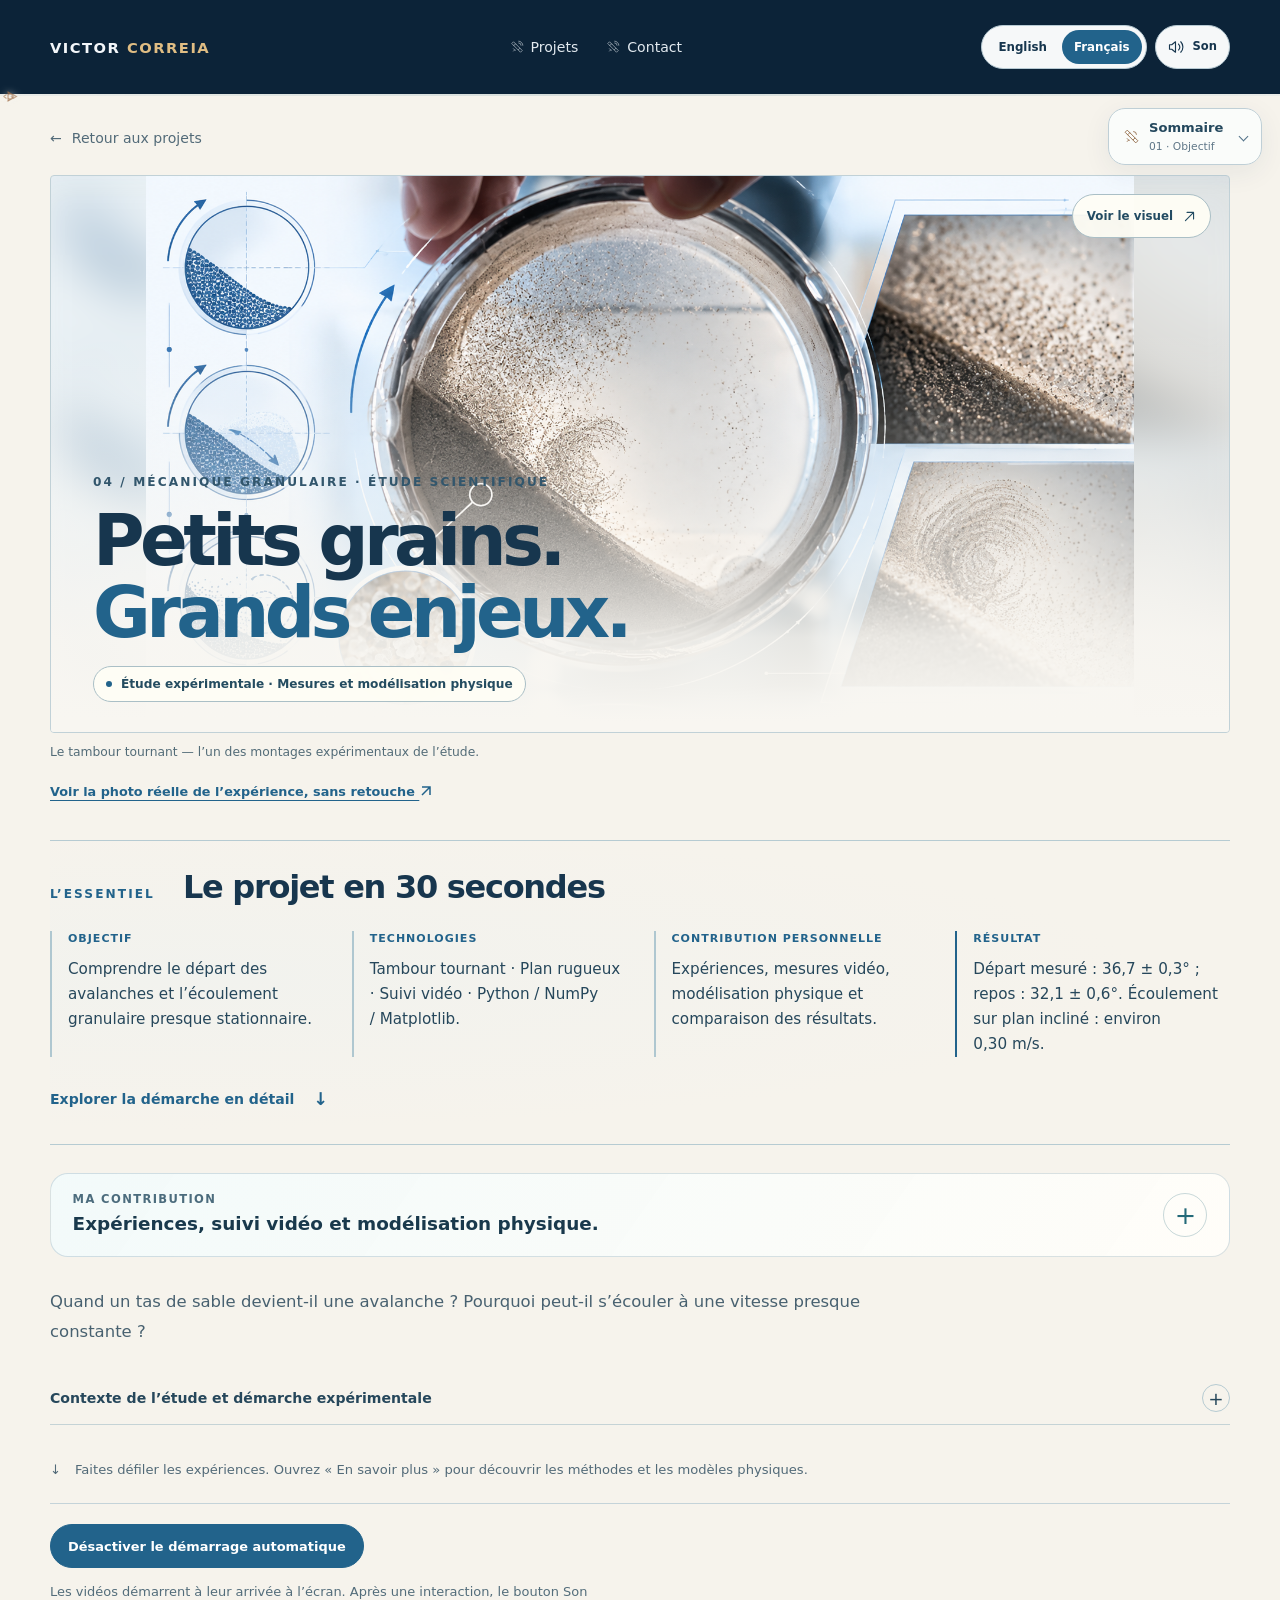
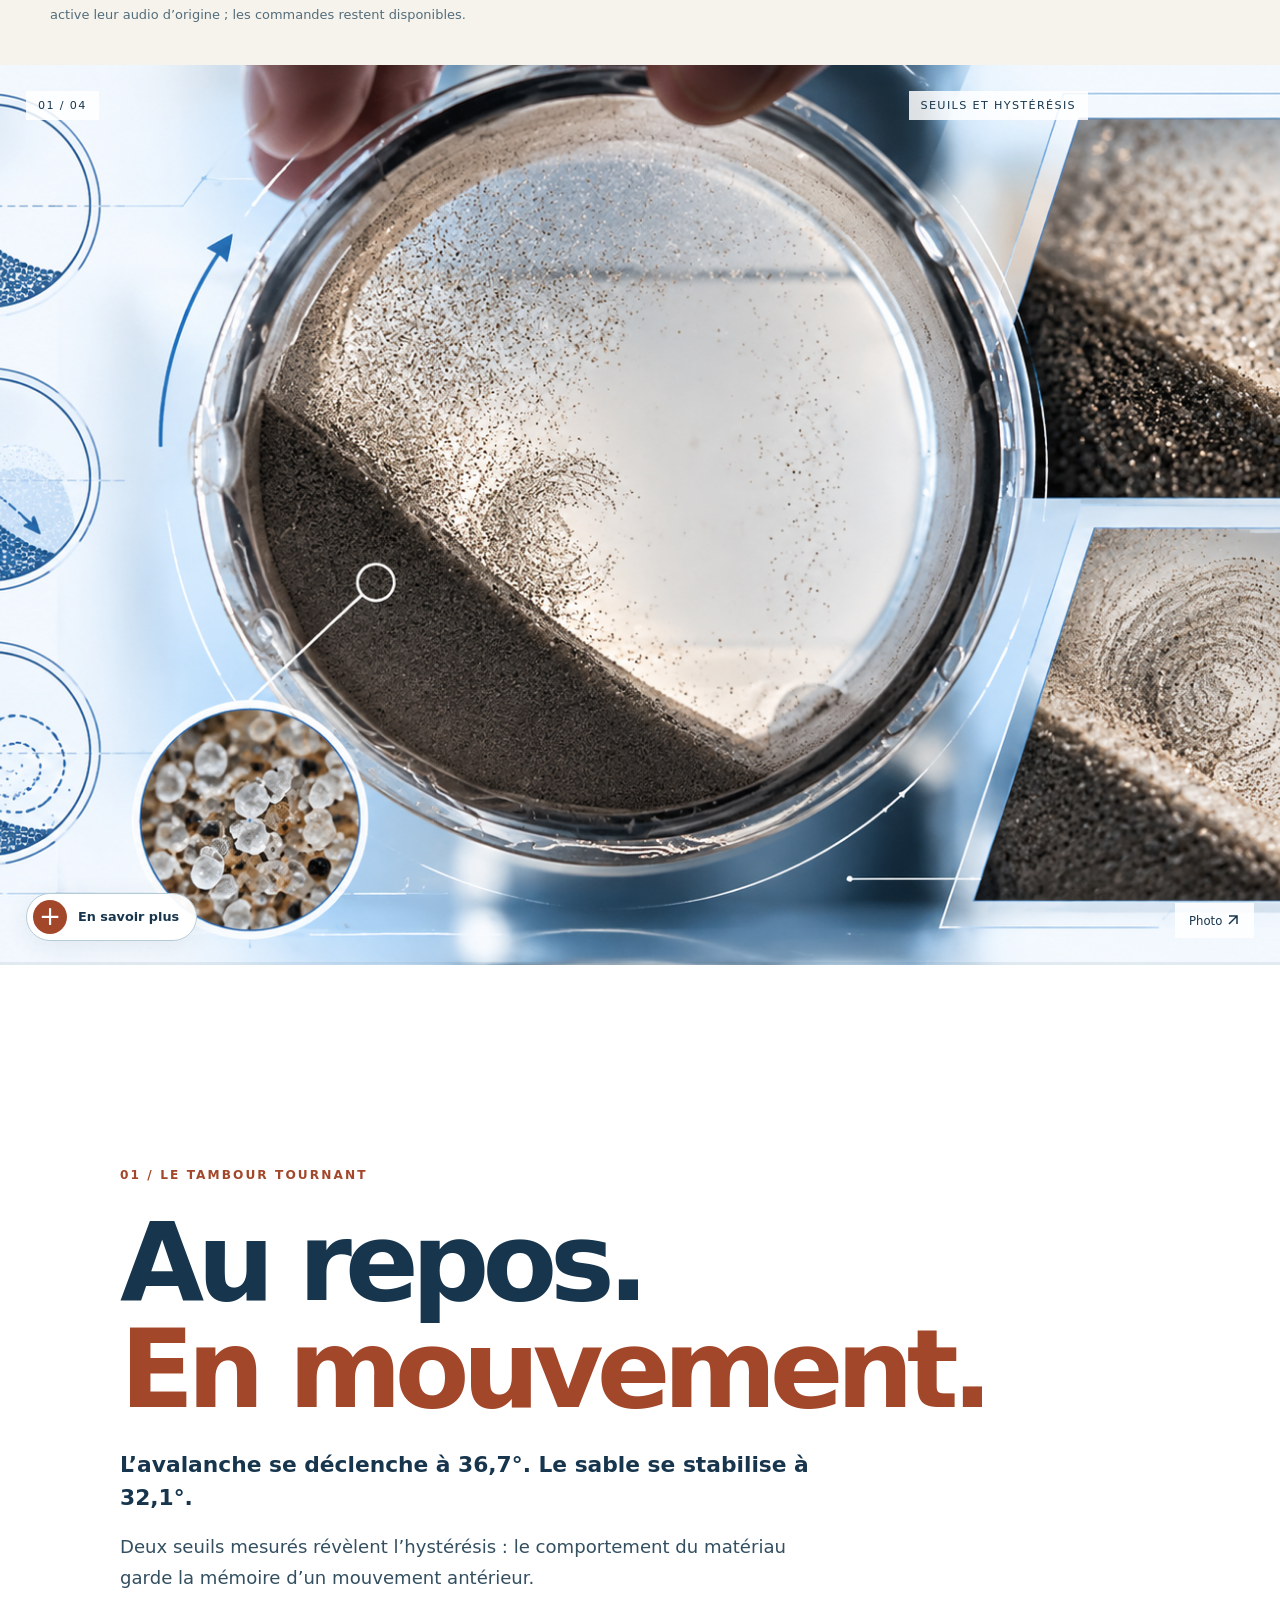
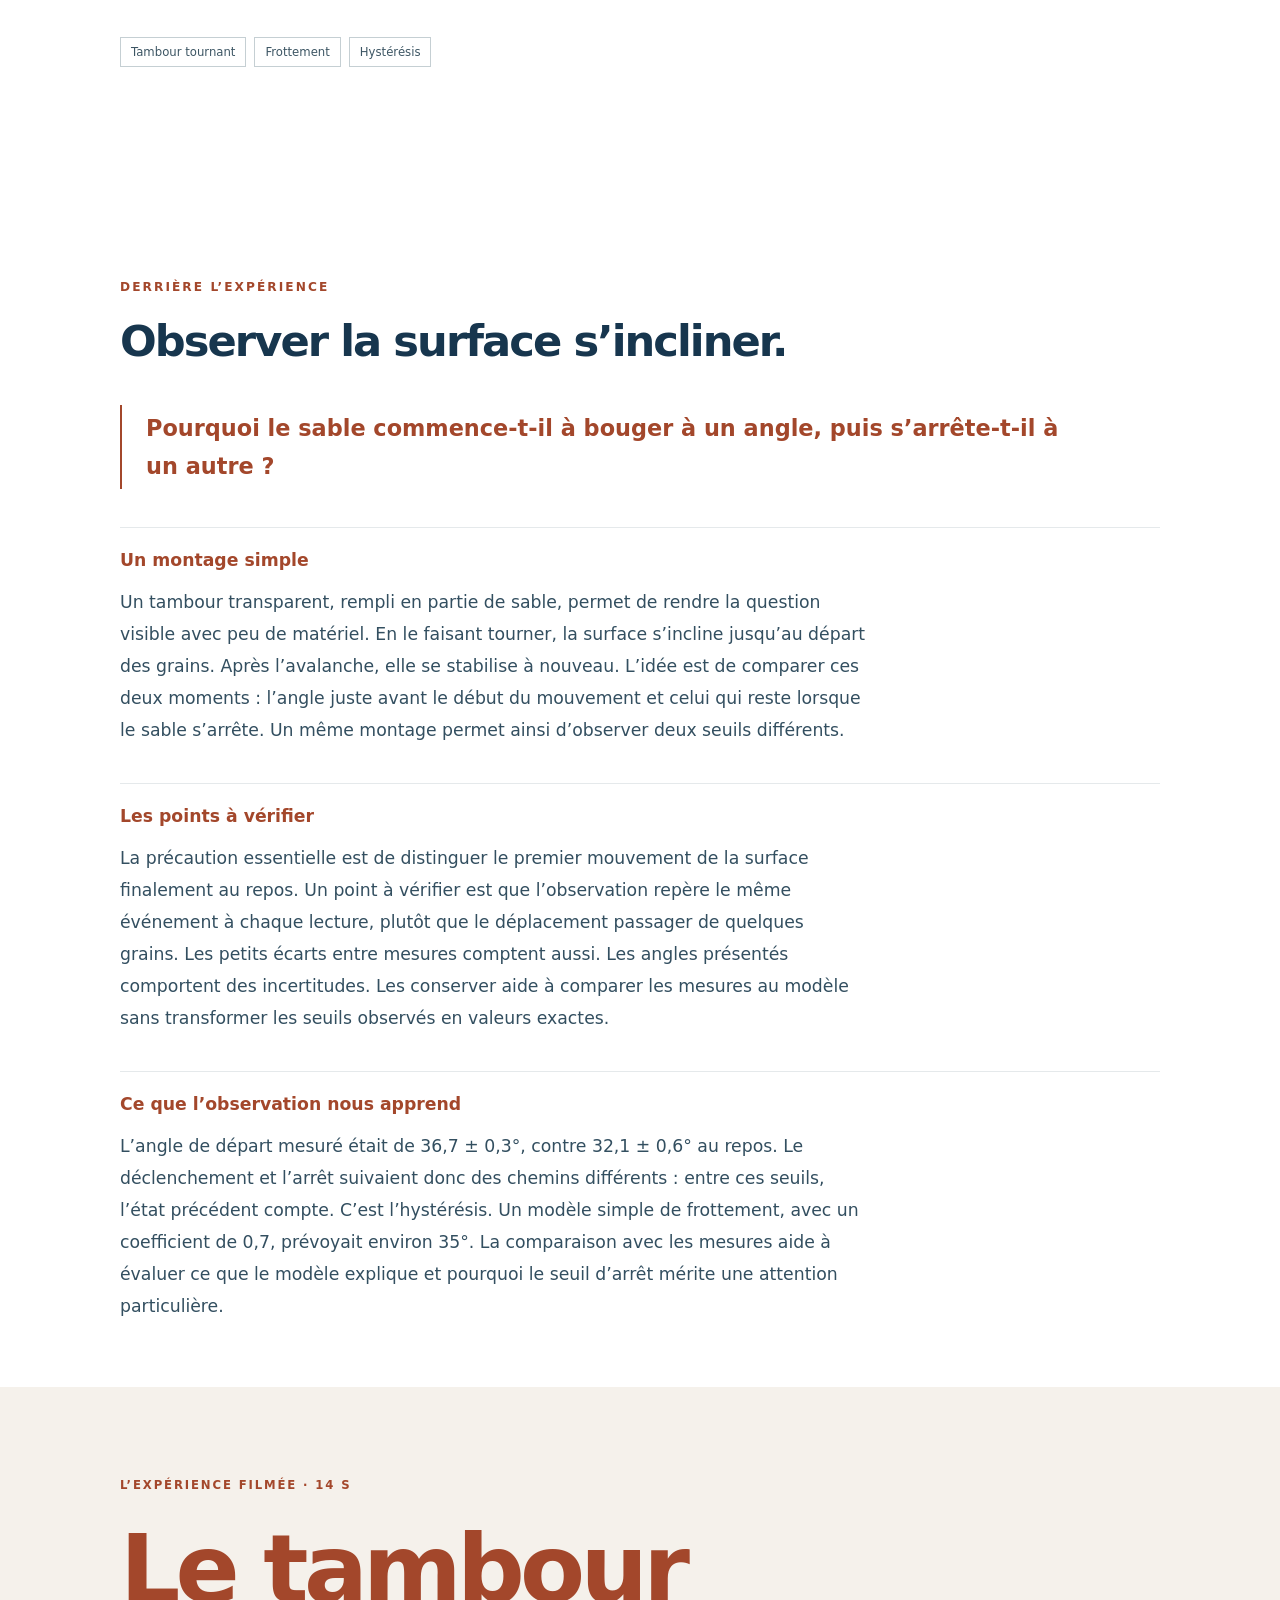
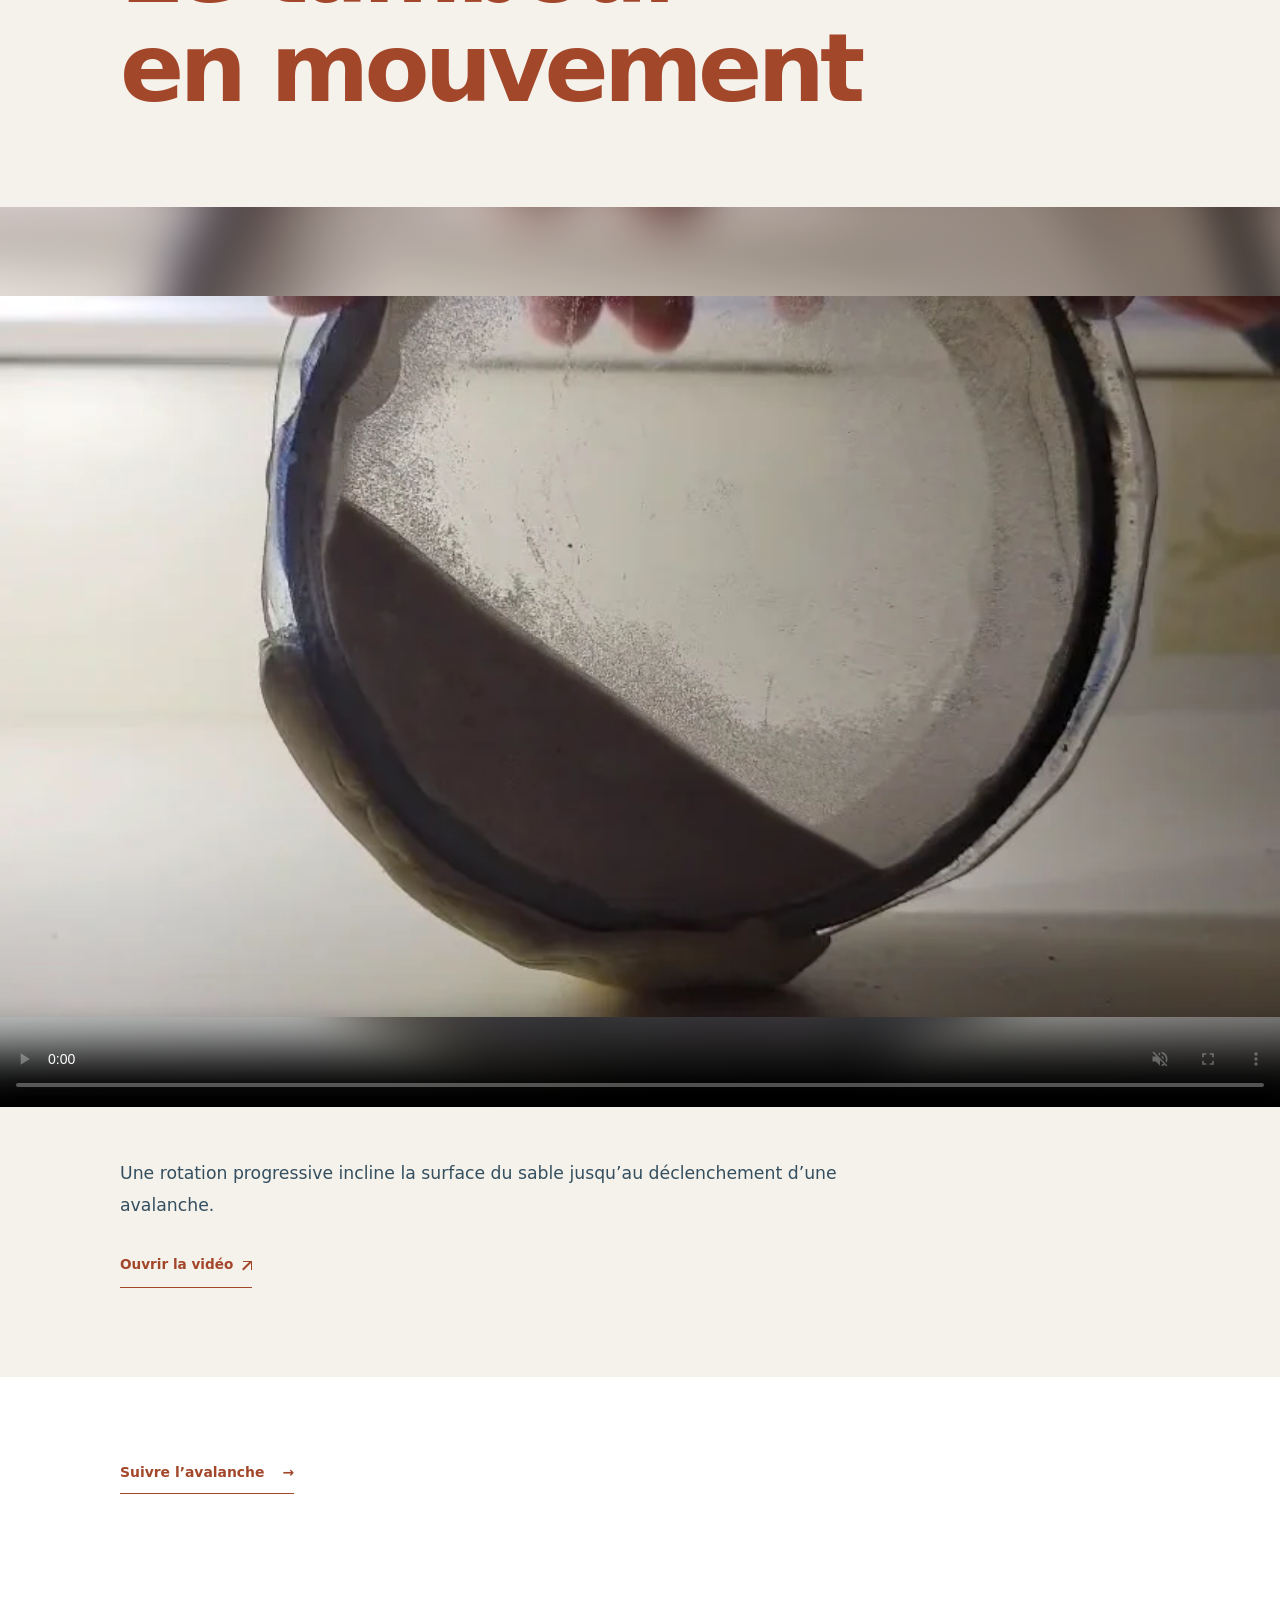
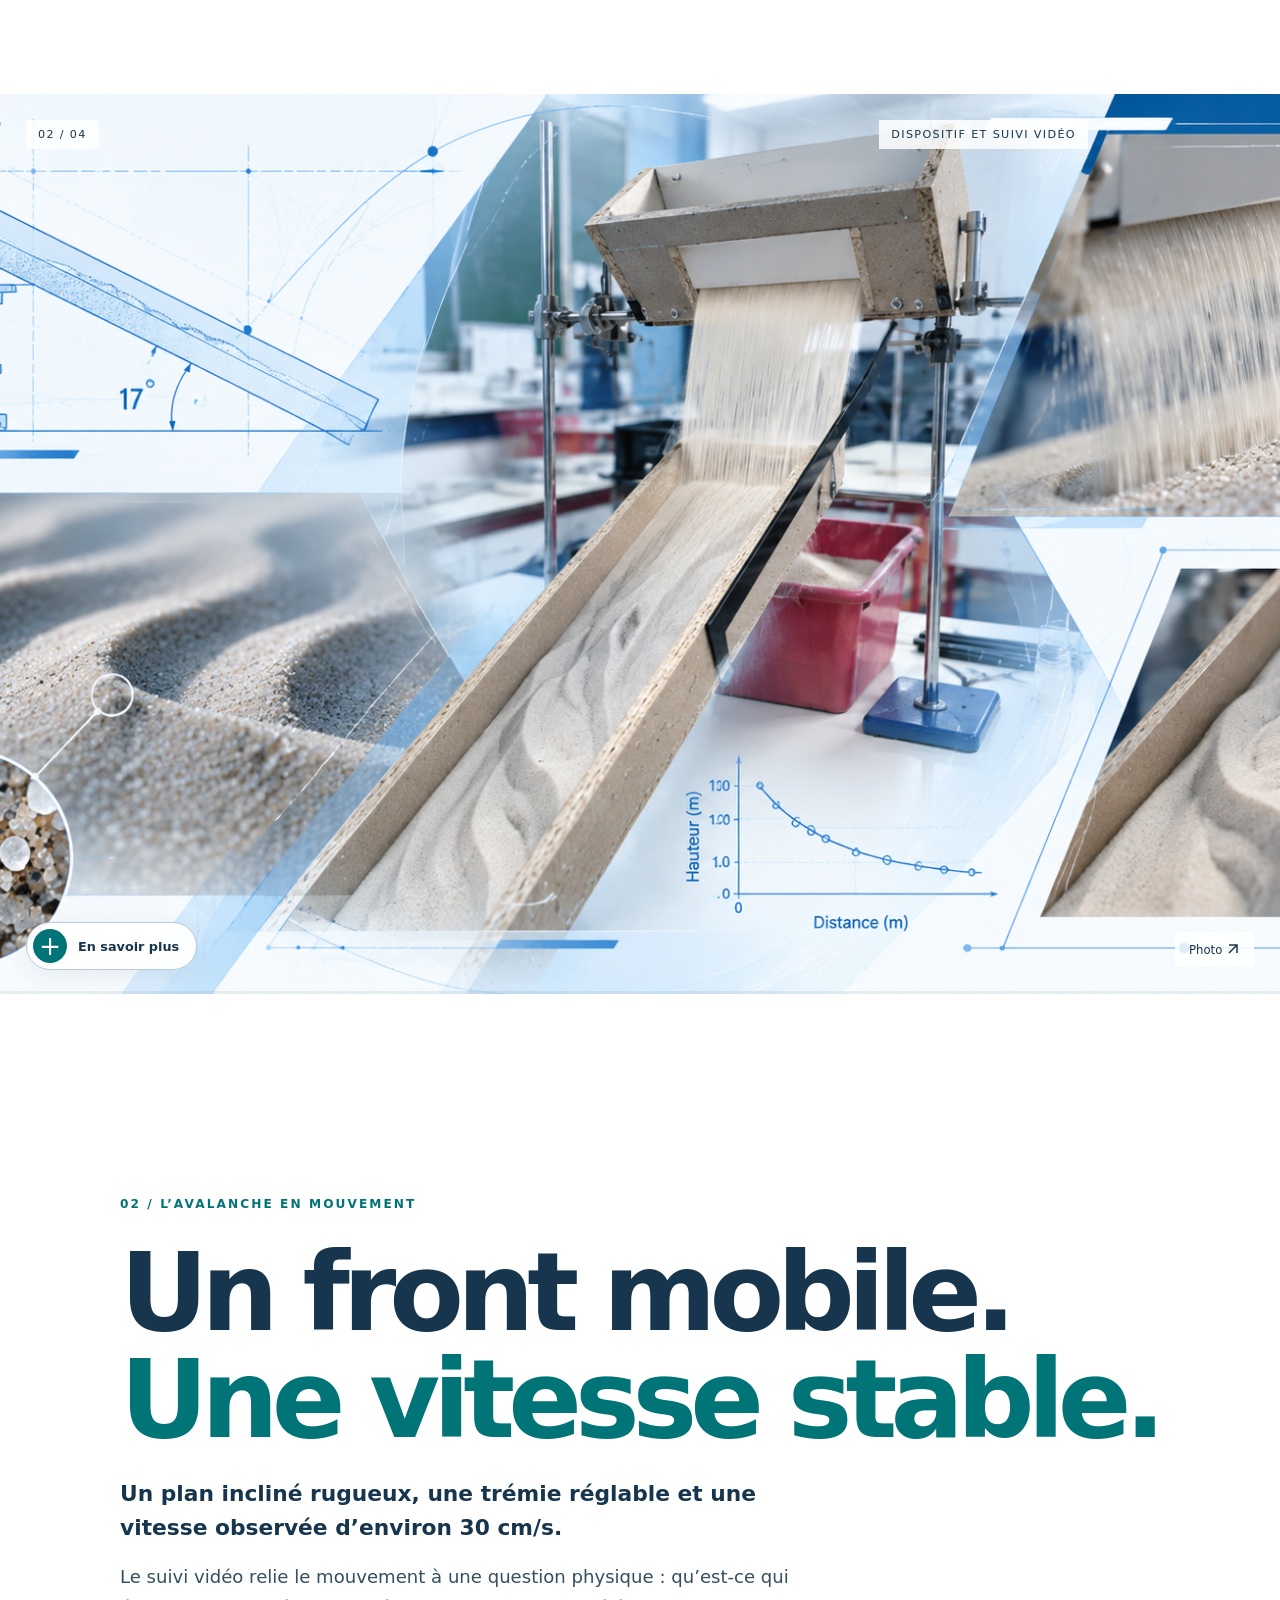
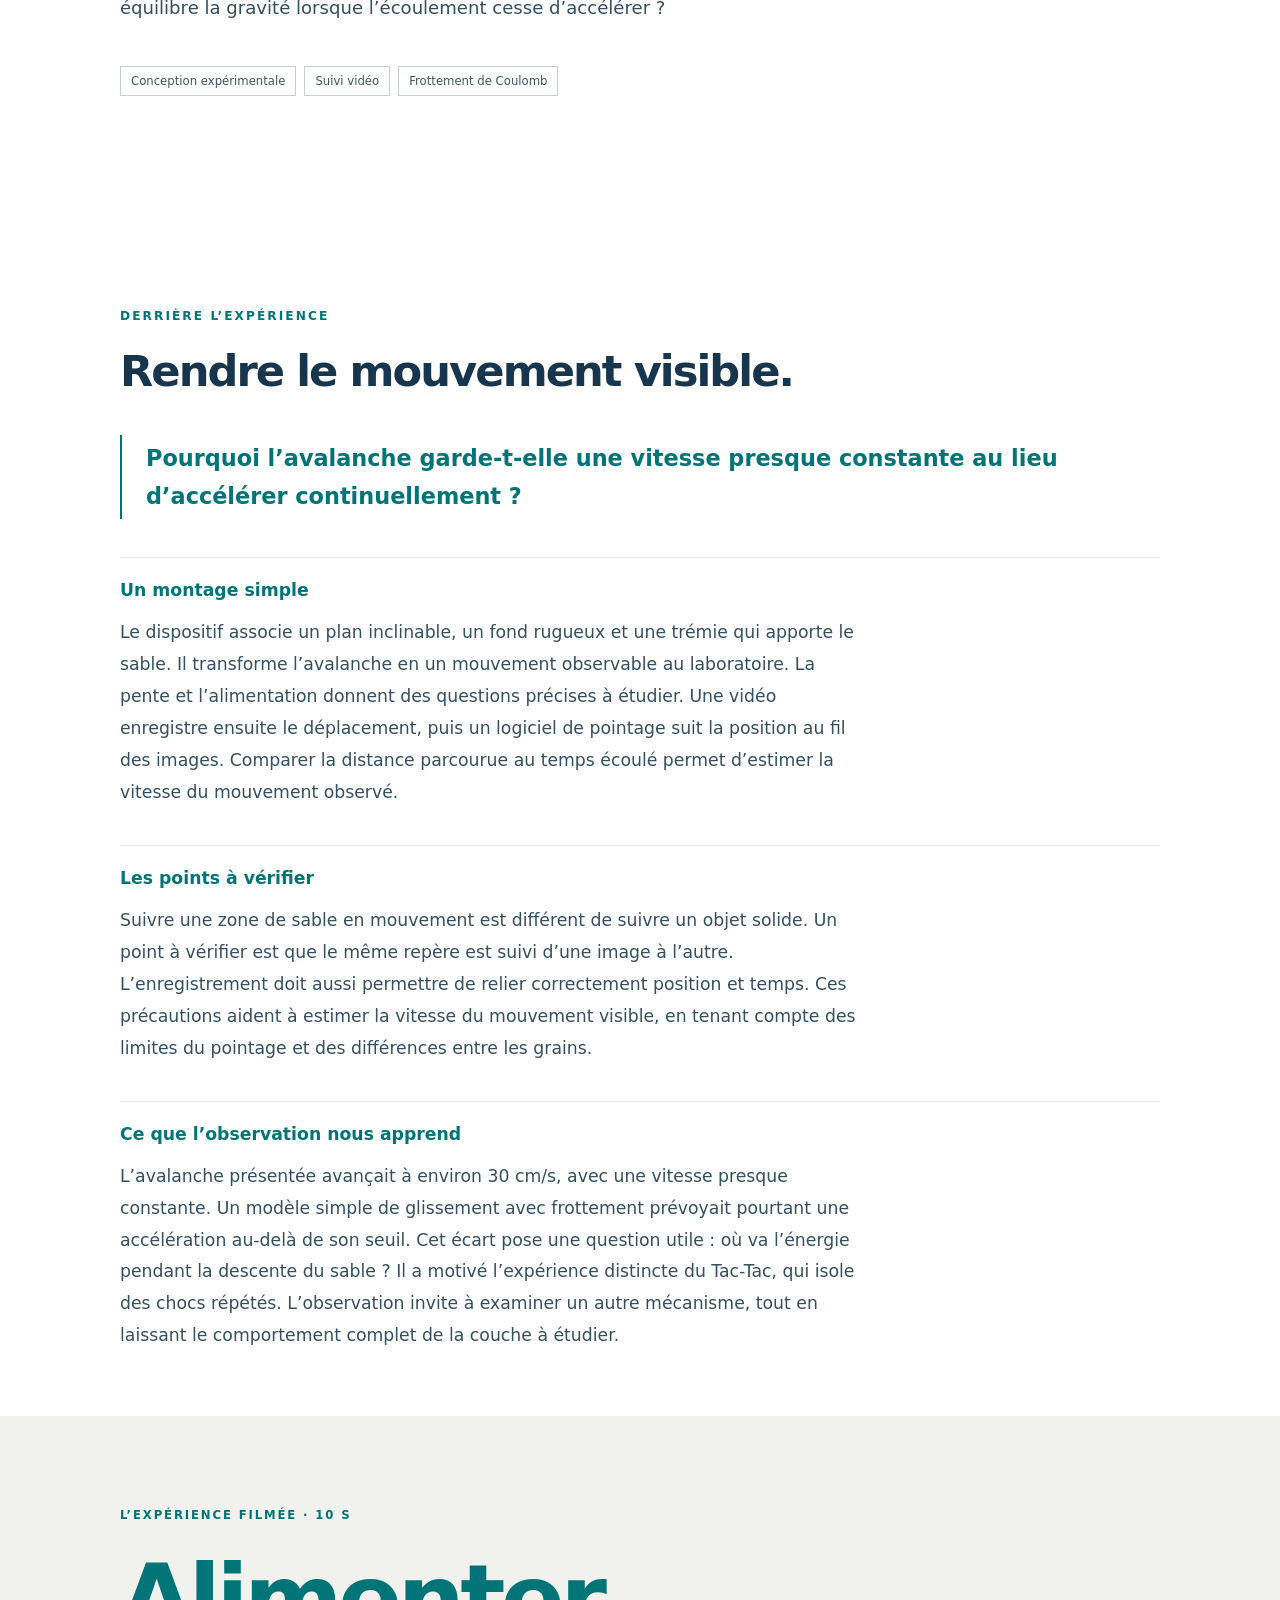
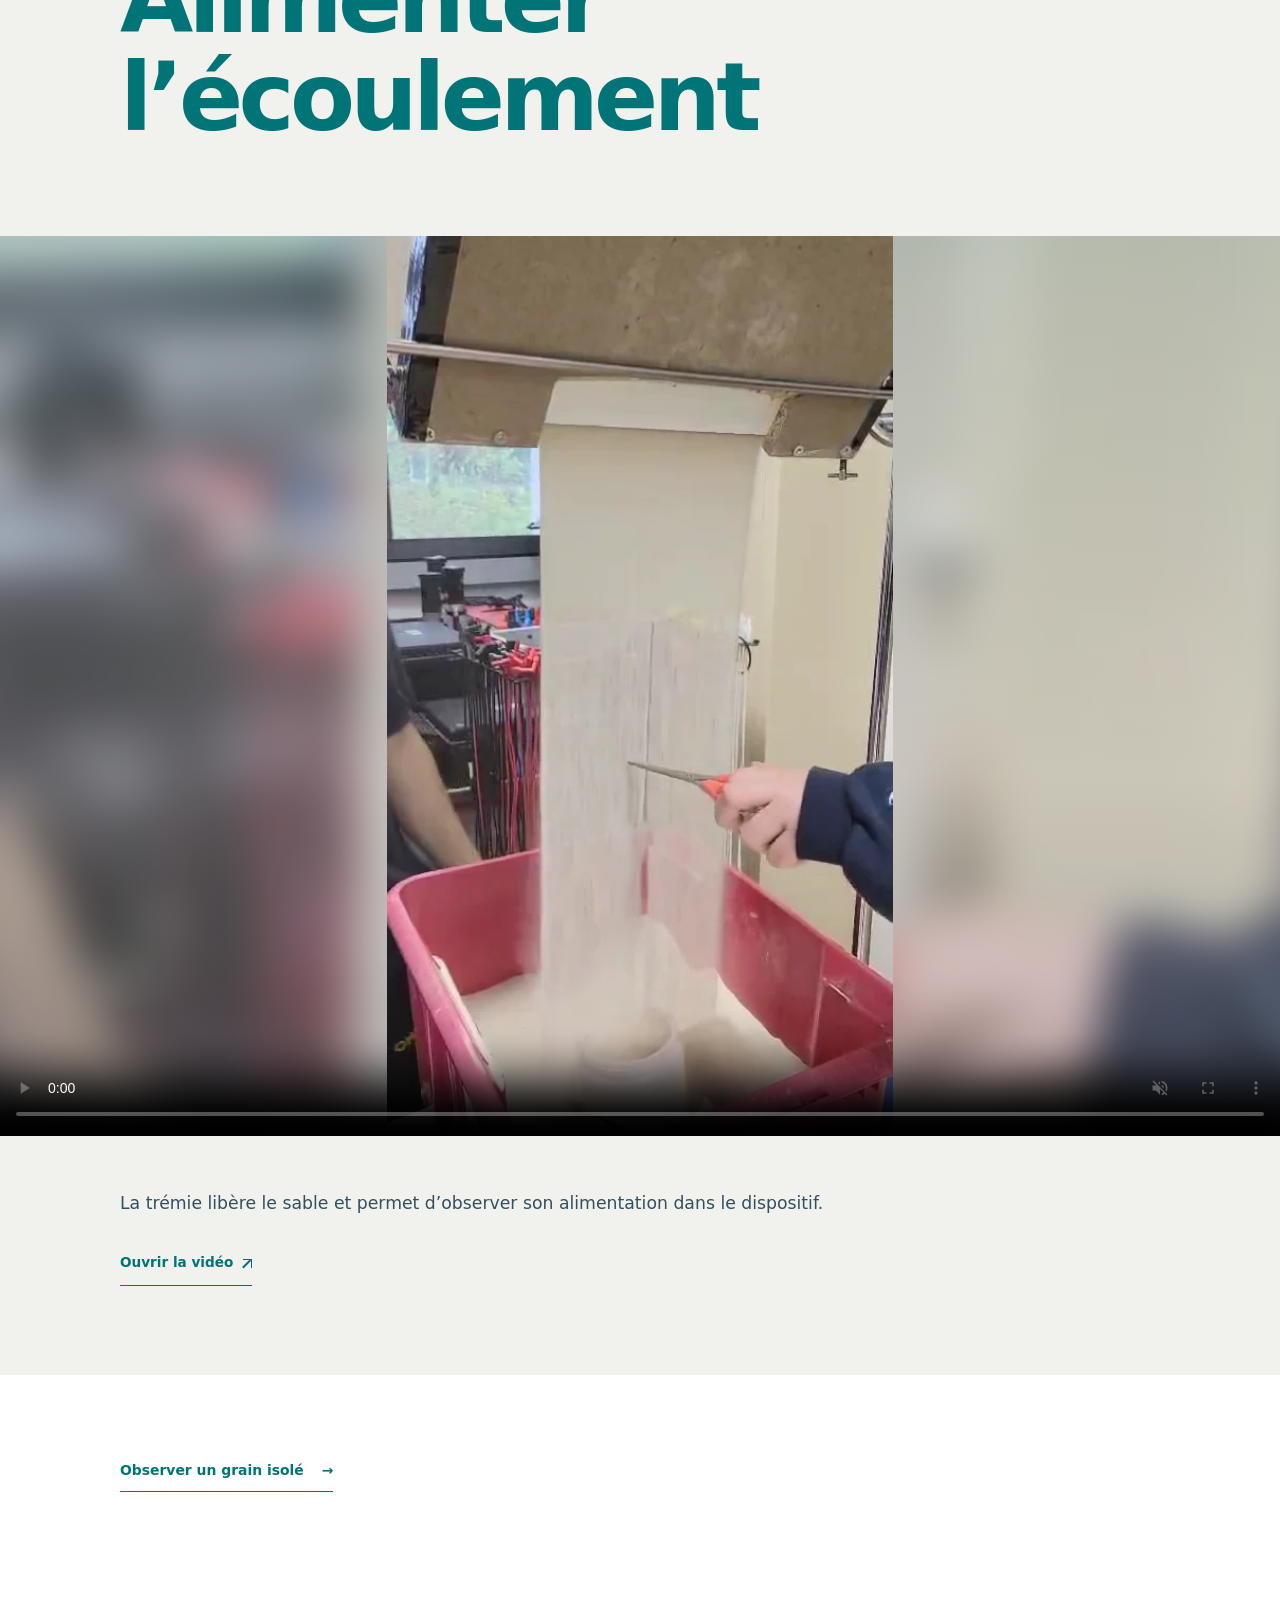
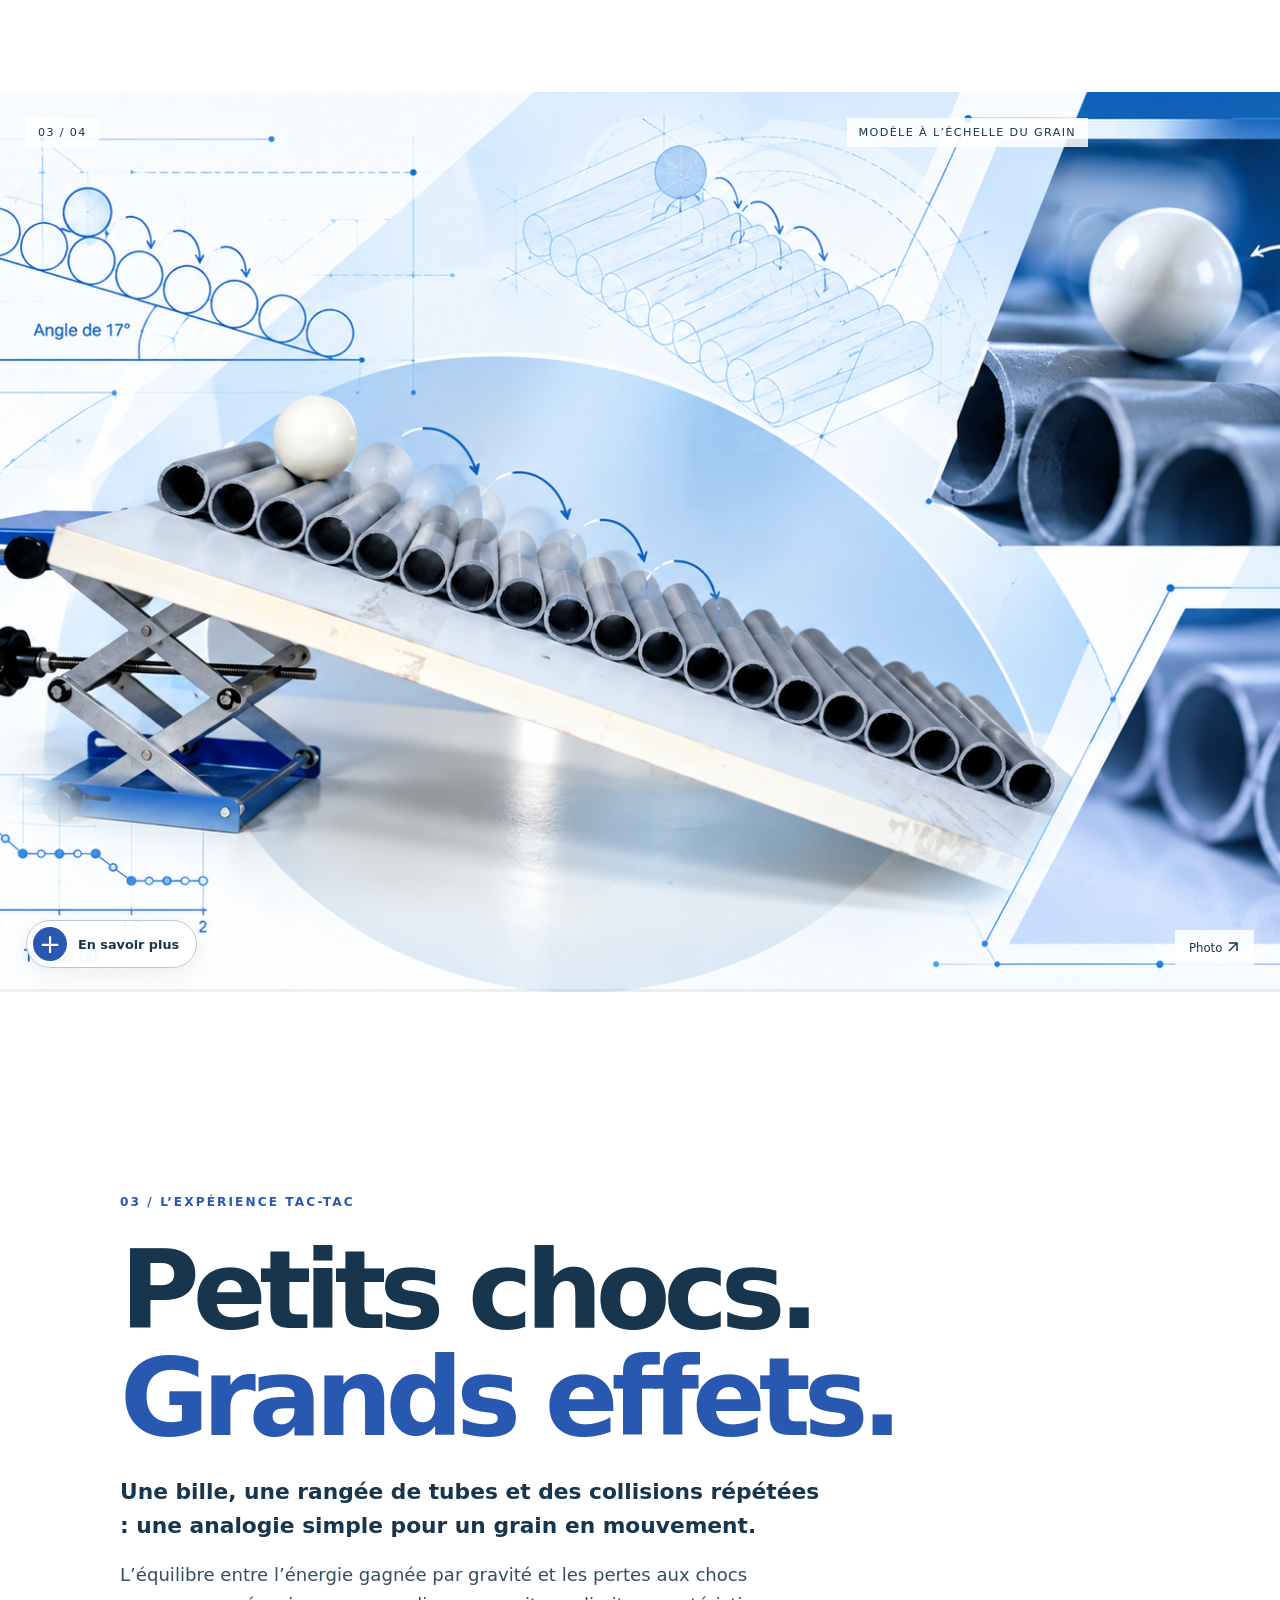
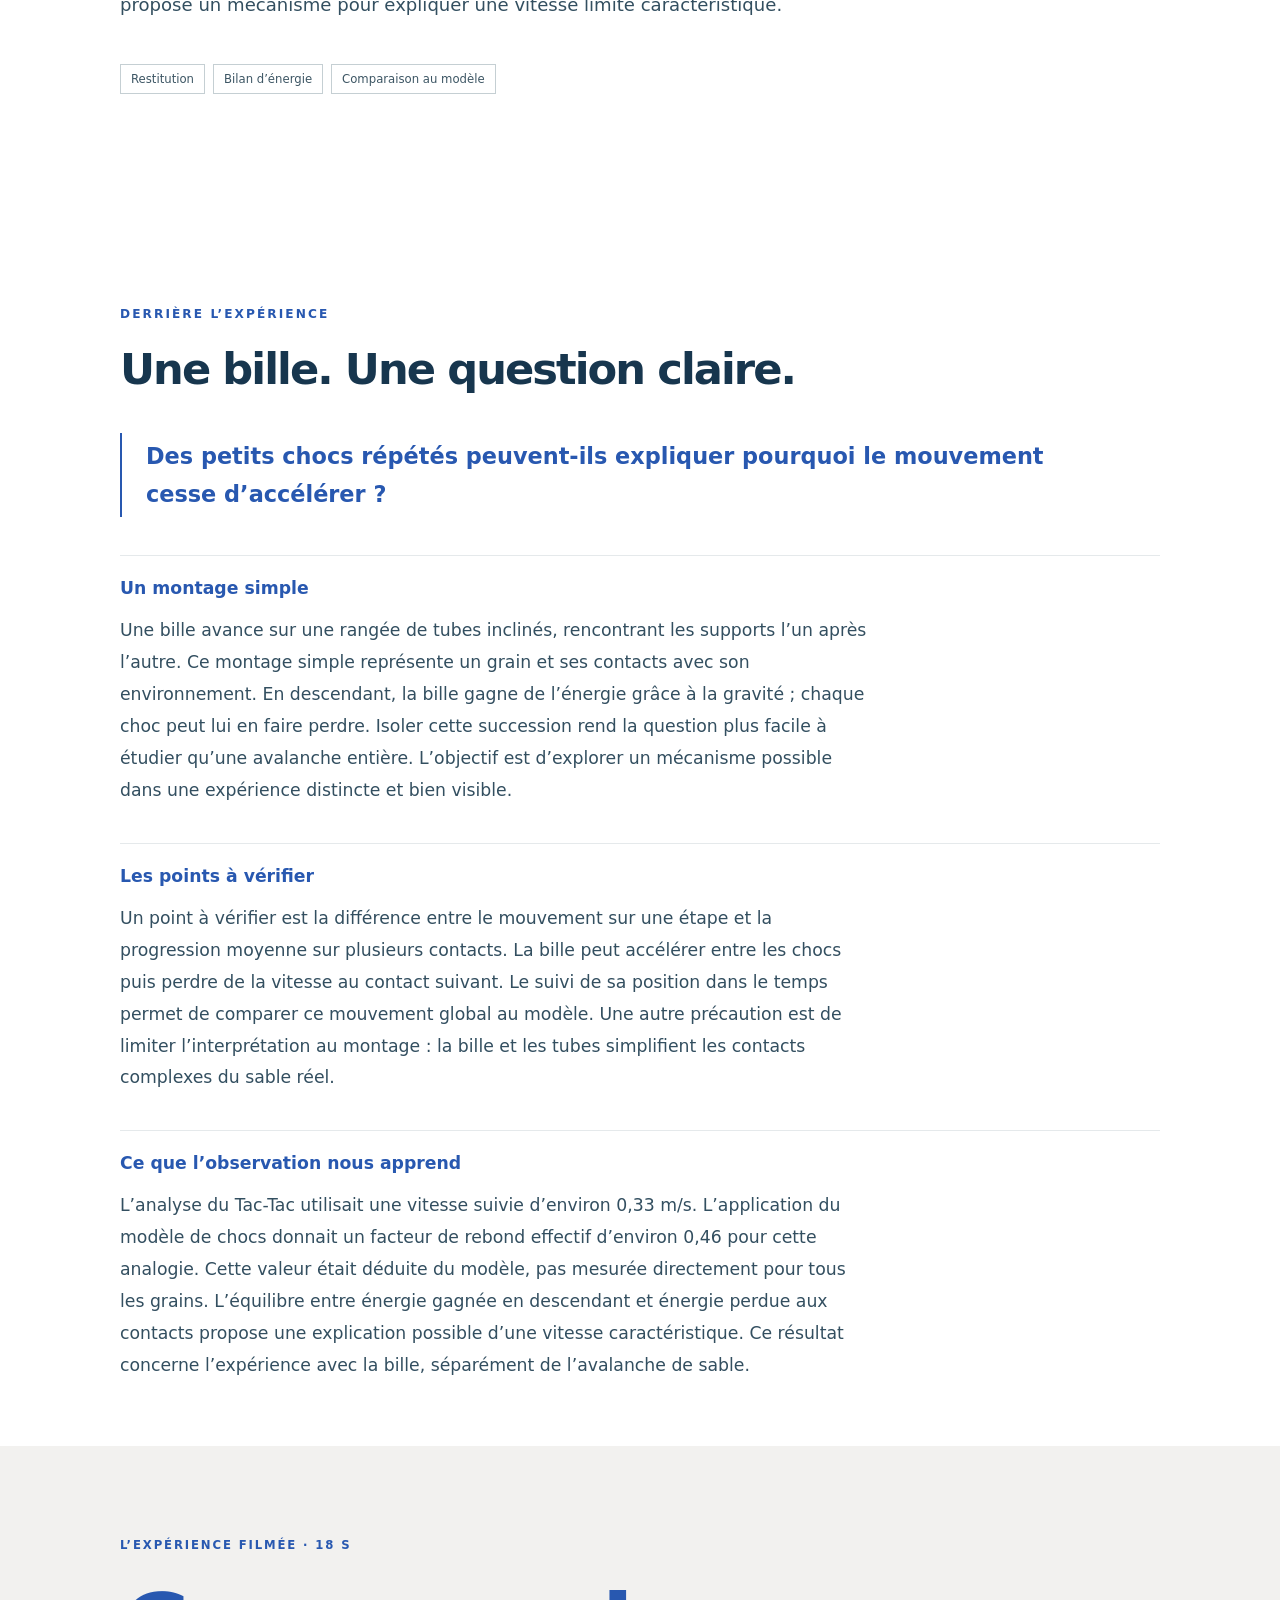
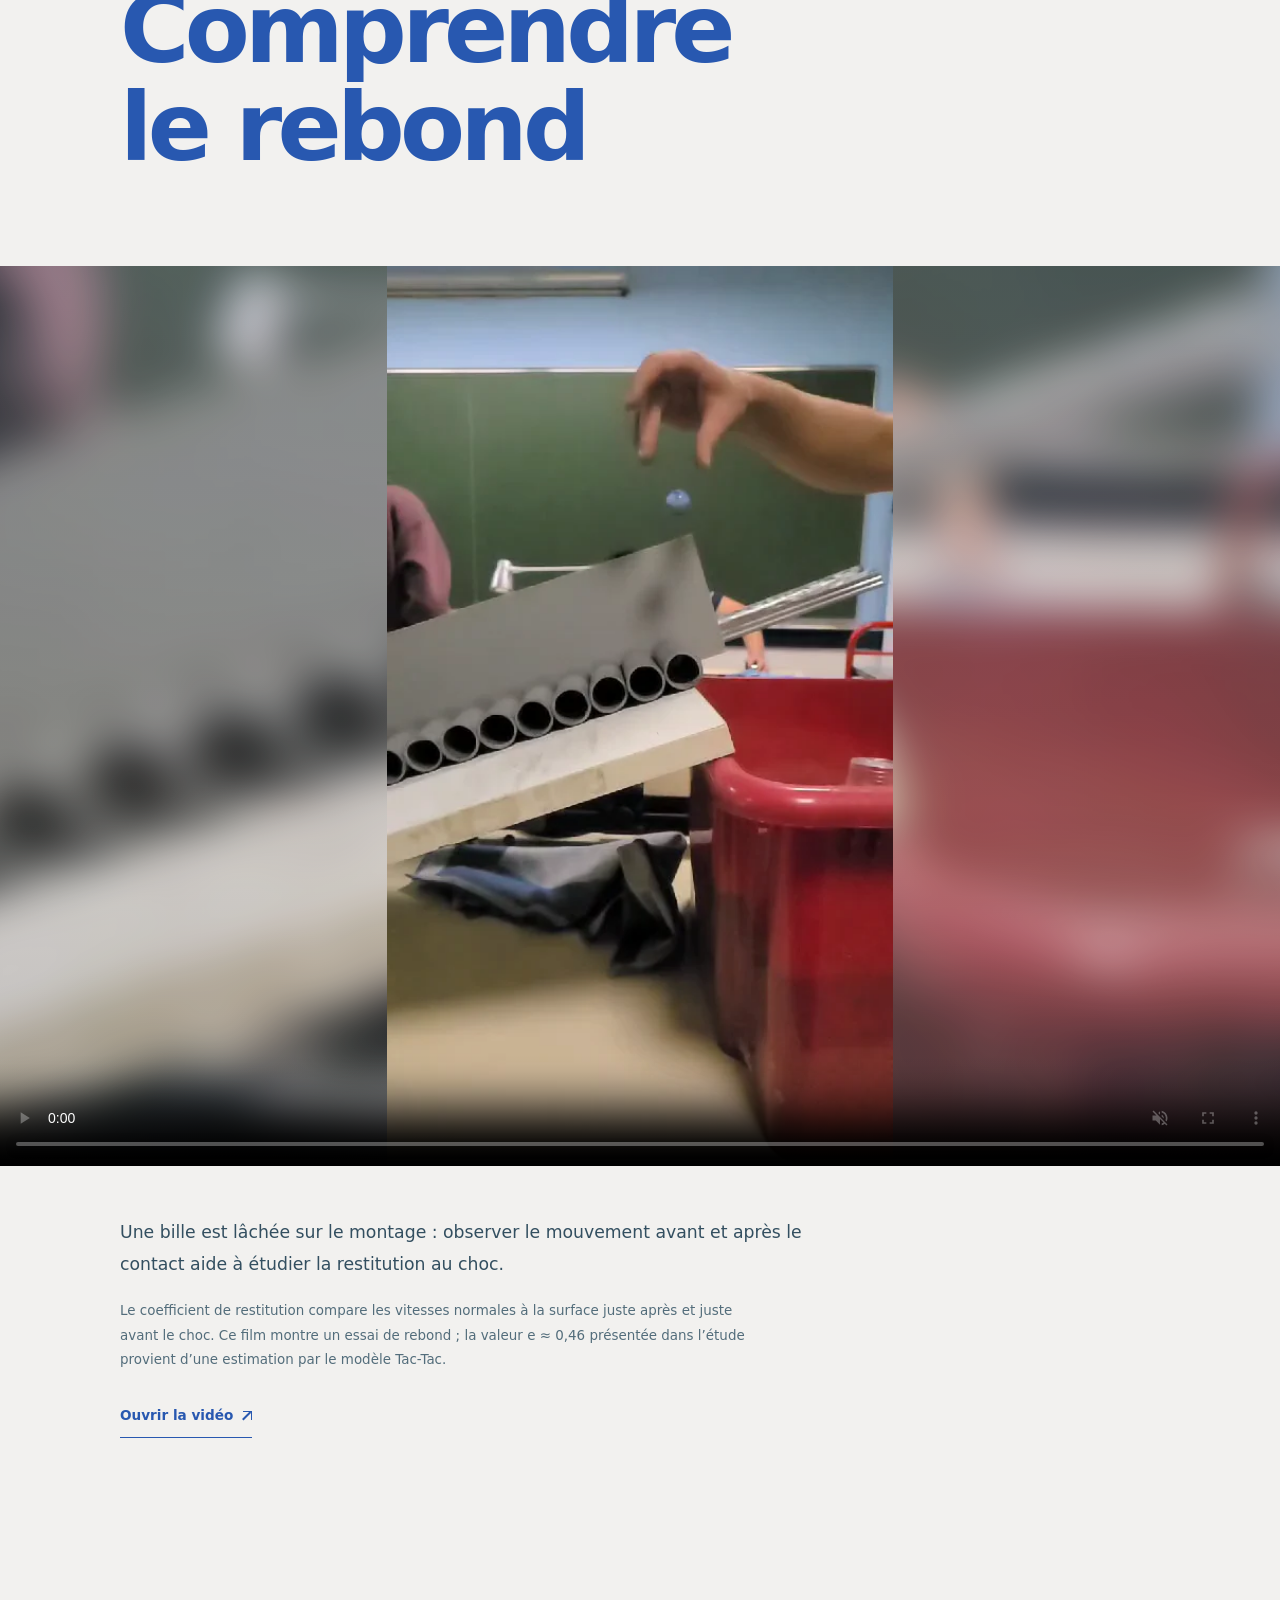
<file: fr/projects/sand-flow.html>
<!doctype html>
<html lang="fr">
<head>
<script src="../../assets/site-audio.js" defer></script>
  <meta charset="utf-8">
  <meta name="viewport" content="width=device-width, initial-scale=1">
  <meta name="theme-color" content="#f6f3ec">
  <title>Dynamique des avalanches de sable — Victor Correia</title>
  <meta name="description" content="Étude expérimentale des avalanches de sable de Victor Correia : seuils dans un tambour tournant, suivi vidéo, frottement, modèle de chocs Tac-Tac et influence de l’épaisseur de la couche.">
  <link rel="icon" type="image/svg+xml" href="../../assets/favicon.svg">
  <link rel="stylesheet" href="../../assets/project.css">
  <link rel="stylesheet" href="../../assets/sand-study.css">
  <link rel="stylesheet" href="../../assets/sand-science.css">
  <script src="../../assets/sand-science.js" defer></script>

<link rel="stylesheet" href="../../assets/language.css">
<script src="../../assets/language.js" defer></script>
<link rel="alternate" hreflang="en" href="/projects/sand-flow.html">
<link rel="alternate" hreflang="fr" href="/fr/projects/sand-flow.html">
  <link rel="stylesheet" href="../../assets/photo-reading.css">
  <link rel="stylesheet" href="../../assets/story-demos.css">
  <script src="../../assets/photo-reading.js" defer></script>
  <script src="../../assets/story-demos.js" defer></script>
  <link rel="stylesheet" href="../../assets/project-video.css">
  <link rel="stylesheet" href="../../assets/immersive-video.css">
  <script src="../../assets/project-video.js" defer></script>
  <link rel="stylesheet" href="../../assets/project-brief.css">
<link rel="stylesheet" href="../../assets/space-navigation.css">
<script src="../../assets/space-navigation.js" defer></script>
<link rel="stylesheet" href="../../assets/site-audio.css">
<link rel="stylesheet" href="../../assets/project-opening.css">
<link rel="stylesheet" href="../../assets/project-reading-nav.css">
<link rel="stylesheet" href="../../assets/project-photo-sources.css">
<link rel="stylesheet" href="../../assets/project-evidence.css">
<script src="../../assets/project-reading-nav.js" defer></script>
</head>
<body class="sand-page">
  <a class="skip-link" href="#main">Aller au contenu</a>
  <header class="nav wrap">
    <a class="brand" href="../index.html">VICTOR <b>CORREIA</b></a>
    <nav class="nav-links" aria-label="Navigation principale"><a href="../index.html#projects"><svg class="space-menu-icon" viewBox="0 0 24 24" fill="none" stroke="currentColor" stroke-width="1.3" stroke-linecap="round" stroke-linejoin="round" aria-hidden="true" focusable="false"><path d="m10 7 7 7-3 3-7-7zM7 10 3 6l3-3 4 4m4 10 4 4 3-3-4-4M6 15l3 3m-3 1 2-2M15 5a4 4 0 0 1 4 4m-4-7a7 7 0 0 1 7 7"/></svg>Projets</a><a href="../index.html#contact"><svg class="space-menu-icon" viewBox="0 0 24 24" fill="none" stroke="currentColor" stroke-width="1.3" stroke-linecap="round" stroke-linejoin="round" aria-hidden="true" focusable="false"><path d="m10 7 7 7-3 3-7-7zM7 10 3 6l3-3 4 4m4 10 4 4 3-3-4-4M6 15l3 3m-3 1 2-2M15 5a4 4 0 0 1 4 4m-4-7a7 7 0 0 1 7 7"/></svg>Contact</a></nav>
  <nav class="language-switch" aria-label="Choisir la langue"><a href="/projects/sand-flow.html" lang="en" hreflang="en" data-language="en" aria-label="English"><span class="language-name">English</span><span class="language-short" aria-hidden="true">EN</span></a><a href="/fr/projects/sand-flow.html" lang="fr" hreflang="fr" data-language="fr" aria-label="Français" aria-current="page"><span class="language-name">Français</span><span class="language-short" aria-hidden="true">FR</span></a></nav></header>
<div class="page-flight-progress" role="progressbar" aria-label="Progression de lecture" aria-valuemin="0" aria-valuemax="100" aria-valuenow="0" hidden><span class="flight-progress-track" aria-hidden="true"></span><span class="flight-progress-fill" aria-hidden="true"></span><span class="flight-progress-ship" aria-hidden="true"><svg viewBox="0 0 24 24" fill="none" stroke="currentColor" stroke-width="1.3" stroke-linecap="round" stroke-linejoin="round" aria-hidden="true" focusable="false"><path d="M12 2c-3.3 3.7-4.6 8.1-4.1 13h8.2C16.6 10.1 15.3 5.7 12 2Z"/><circle cx="12" cy="8" r="1.5"/><path d="m8 10-3.7 5.5L8 14m8-4 3.7 5.5L16 14M9 18l3 4 3-4"/></svg></span></div>

  <main id="main">
    <section class="case-intro wrap" aria-labelledby="project-title">
      <a class="back-link" href="../index.html#projects"><span aria-hidden="true">←</span> Retour aux projets</a>
<div class="project-opening">
  <figure class="project-opening-figure" aria-describedby="project-opening-caption">
    <img class="project-opening-backdrop" src="../../assets/sand-study/rotating-drum.webp" width="1672" height="941" alt="" aria-hidden="true" decoding="async">
    <img class="project-opening-image" src="../../assets/sand-study/rotating-drum.webp" width="1672" height="941" alt="Montage de l’expérience du tambour tournant rempli de sable, avec vues rapprochées et schémas." fetchpriority="high" decoding="async">
  </figure>
  <div class="project-opening-copy"><p class="eyebrow">04 / Mécanique granulaire · Étude scientifique</p><h1 id="project-title">Petits grains.<br><span>Grands enjeux.</span></h1><p class="project-opening-status">Étude expérimentale · Mesures et modélisation physique</p></div>
  <a class="project-opening-source" href="../../assets/sand-study/rotating-drum.webp" target="_blank" rel="noopener noreferrer" title="Montage de présentation" aria-label="Montage de présentation">Voir le visuel<svg viewBox="0 0 16 16" fill="none" stroke="currentColor" stroke-width="1.4" stroke-linecap="round" stroke-linejoin="round" aria-hidden="true" focusable="false"><path d="M5 3h8v8M13 3 3 13"/></svg></a>
</div>
<p class="project-opening-caption" id="project-opening-caption">Le tambour tournant — l’un des montages expérimentaux de l’étude.</p>
<p class="project-image-source"><a href="../../assets/project-originals/sand/drum-experiment.jpeg" target="_blank" rel="noopener noreferrer">Voir la photo réelle de l’expérience, sans retouche <svg viewBox="0 0 14 14" fill="none" stroke="currentColor" stroke-width="1.5" aria-hidden="true" focusable="false"><path d="M3 11 11 3M3 3h8v8"/></svg></a></p>

<section class="project-brief" aria-labelledby="project-brief-title">
        <div class="project-brief-heading"><p class="eyebrow">L’essentiel</p><h2 id="project-brief-title">Le projet en 30 secondes</h2></div>
        <dl class="project-brief-grid">
<div><dt>Objectif</dt><dd>Comprendre le départ des avalanches et l’écoulement granulaire presque stationnaire.</dd></div>
<div><dt>Technologies</dt><dd>Tambour tournant · Plan rugueux · Suivi vidéo · Python / NumPy / Matplotlib.</dd></div>
<div><dt>Contribution personnelle</dt><dd>Expériences, mesures vidéo, modélisation physique et comparaison des résultats.</dd></div>
<div><dt>Résultat</dt><dd>Départ mesuré : 36,7 ± 0,3° ; repos : 32,1 ± 0,6°. Écoulement sur plan incliné : environ 0,30 m/s.</dd></div>
</dl>
        <a class="project-brief-dive" href="#rotating-drum">Explorer la démarche en détail <span aria-hidden="true">↓</span></a>
      </section>
<details class="pe-contribution" id="project-contribution">
  <summary><span class="pe-kicker">Ma contribution</span><strong>Expériences, suivi vidéo et modélisation physique.</strong><span class="pe-expand" aria-hidden="true">+</span></summary>
  <div class="pe-contribution-body"><p>J’ai participé à l’étude expérimentale, en reliant les observations et les mesures vidéo à des modèles physiques simples du mouvement granulaire.</p><ul><li>Travailler sur des dispositifs simples : tambour, plan incliné rugueux, trémie à débit variable et expérience distincte de bille Tac-Tac.</li><li>Suivre le mouvement en vidéo et analyser la position au cours du temps avec Python, NumPy et Matplotlib.</li><li>Comparer les mesures au frottement de Coulomb et à un modèle de chocs, en conservant les incertitudes et les différences entre expériences.</li></ul><a class="pe-link" href="#sand-methods">Voir la démarche, de l’expérience au modèle <svg viewBox="0 0 14 14" fill="none" stroke="currentColor" stroke-width="1.5" aria-hidden="true" focusable="false"><path d="M3 11 11 3M3 3h8v8"/></svg></a></div>
</details>
<details class="project-reading-nav" data-project-reading-nav open>
  <summary><svg class="reading-nav-icon" viewBox="0 0 24 24" fill="none" stroke="currentColor" stroke-width="1.3" stroke-linecap="round" stroke-linejoin="round" aria-hidden="true" focusable="false"><path d="m10 7 7 7-3 3-7-7zM7 10 3 6l3-3 4 4m4 10 4 4 3-3-4-4M6 15l3 3m-3 1 2-2M15 5a4 4 0 0 1 4 4"/></svg><span class="reading-nav-summary-copy"><span>Sommaire</span><span class="reading-nav-position" id="project-reading-position" data-reading-nav-position>01 · Objectif</span></span></summary>
  <nav aria-label="Parcours de lecture du projet"><ol class="reading-nav-links">
<li><a href="#project-brief-title"><span class="reading-nav-number" aria-hidden="true">01</span><span data-reading-nav-label>Objectif</span></a></li>
<li><a href="#drum-title"><span class="reading-nav-number" aria-hidden="true">02</span><span data-reading-nav-label>Montage</span></a></li>
<li><a href="#impact-title"><span class="reading-nav-number" aria-hidden="true">03</span><span data-reading-nav-label>Essais</span></a></li>
<li><a href="#project-evidence"><span class="reading-nav-number" aria-hidden="true">04</span><span data-reading-nav-label>Résultats</span></a></li>
<li><a href="#project-next"><span class="reading-nav-number" aria-hidden="true">05</span><span data-reading-nav-label>Bilan</span></a></li>
  </ol></nav>
</details>


<p class="opening-context-note">Quand un tas de sable devient-il une avalanche ? Pourquoi peut-il s’écouler à une vitesse presque constante ?</p>

      <details class="project-context">
        <summary>Contexte de l’étude et démarche expérimentale<span aria-hidden="true">+</span></summary>
        <div class="project-context-copy">
          <p>Cette étude associe expériences, mesures vidéo et modèles physiques, du tambour tournant à une bille sur une rangée de tubes, pour comprendre comment les matériaux granulaires se mettent en mouvement, s’écoulent et se déposent.</p>
      <dl class="intro-facts"><div><dt>Sujet</dt><dd>Dynamique des avalanches de sable</dd></div><div><dt>Démarche</dt><dd>Construire · Observer · Modéliser · Comparer</dd></div><div><dt>Outils</dt><dd>Suivi vidéo · Python · NumPy · Matplotlib</dd></div></dl>
      <div class="study-brief">
        <div><p class="eyebrow">La question scientifique</p><h2>Solide au repos.<br>En écoulement.</h2></div>
        <div><p>Le sable est constitué de grains individuels, mais une couche entière peut se comporter comme un solide ou un matériau qui s’écoule. Sa réponse dépend des frottements, des collisions, de la pente, de l’épaisseur et de son état précédent.</p><p>Le projet étudie cette transition à travers quatre expériences liées : les angles caractéristiques dans un tambour, les avalanches sur un plan incliné rugueux alimenté par une trémie, le modèle Tac-Tac de chocs répétés et l’influence de l’épaisseur du sable sur sa stabilité.</p></div>
      </div>
      <nav class="case-jump-links" aria-label="Explorer cette étude"><a href="#rotating-drum"><svg class="space-menu-icon" viewBox="0 0 24 24" fill="none" stroke="currentColor" stroke-width="1.3" stroke-linecap="round" stroke-linejoin="round" aria-hidden="true" focusable="false"><path d="m10 7 7 7-3 3-7-7zM7 10 3 6l3-3 4 4m4 10 4 4 3-3-4-4M6 15l3 3m-3 1 2-2M15 5a4 4 0 0 1 4 4m-4-7a7 7 0 0 1 7 7"/></svg>Les seuils</a><a href="#granular-flow"><svg class="space-menu-icon" viewBox="0 0 24 24" fill="none" stroke="currentColor" stroke-width="1.3" stroke-linecap="round" stroke-linejoin="round" aria-hidden="true" focusable="false"><path d="m10 7 7 7-3 3-7-7zM7 10 3 6l3-3 4 4m4 10 4 4 3-3-4-4M6 15l3 3m-3 1 2-2M15 5a4 4 0 0 1 4 4m-4-7a7 7 0 0 1 7 7"/></svg>L’avalanche</a><a href="#tac-tac"><svg class="space-menu-icon" viewBox="0 0 24 24" fill="none" stroke="currentColor" stroke-width="1.3" stroke-linecap="round" stroke-linejoin="round" aria-hidden="true" focusable="false"><path d="m10 7 7 7-3 3-7-7zM7 10 3 6l3-3 4 4m4 10 4 4 3-3-4-4M6 15l3 3m-3 1 2-2M15 5a4 4 0 0 1 4 4m-4-7a7 7 0 0 1 7 7"/></svg>Le modèle Tac-Tac</a><a href="#layer-depth"><svg class="space-menu-icon" viewBox="0 0 24 24" fill="none" stroke="currentColor" stroke-width="1.3" stroke-linecap="round" stroke-linejoin="round" aria-hidden="true" focusable="false"><path d="m10 7 7 7-3 3-7-7zM7 10 3 6l3-3 4 4m4 10 4 4 3-3-4-4M6 15l3 3m-3 1 2-2M15 5a4 4 0 0 1 4 4m-4-7a7 7 0 0 1 7 7"/></svg>Épaisseur de couche</a><a href="#sand-science"><svg class="space-menu-icon" viewBox="0 0 24 24" fill="none" stroke="currentColor" stroke-width="1.3" stroke-linecap="round" stroke-linejoin="round" aria-hidden="true" focusable="false"><path d="m10 7 7 7-3 3-7-7zM7 10 3 6l3-3 4 4m4 10 4 4 3-3-4-4M6 15l3 3m-3 1 2-2M15 5a4 4 0 0 1 4 4m-4-7a7 7 0 0 1 7 7"/></svg>Explorer l’hystérésis</a><a href="#drum-video"><svg class="space-menu-icon" viewBox="0 0 24 24" fill="none" stroke="currentColor" stroke-width="1.3" stroke-linecap="round" stroke-linejoin="round" aria-hidden="true" focusable="false"><path d="m10 7 7 7-3 3-7-7zM7 10 3 6l3-3 4 4m4 10 4 4 3-3-4-4M6 15l3 3m-3 1 2-2M15 5a4 4 0 0 1 4 4m-4-7a7 7 0 0 1 7 7"/></svg>Voir les expériences filmées</a></nav>
        </div>
      </details>
      <p class="scroll-hint"><span aria-hidden="true">↓</span> Faites défiler les expériences. Ouvrez « En savoir plus » pour découvrir les méthodes et les modèles physiques.</p>
      <div class="video-playback-settings"><button class="video-auto-toggle" type="button" hidden aria-pressed="true">Lecture automatique activée</button><p class="video-playback-hint">Les commandes permettent de lancer la vidéo, de mettre en pause et d’activer le son.</p></div>
    </section>

    <section class="photo-story scene-drum" id="rotating-drum" aria-labelledby="drum-title">
      <div class="story-stage">
        <div class="scene-wash" aria-hidden="true"></div>
        <figure class="story-figure">
          <img class="story-photo" src="../../assets/sand-study/rotating-drum.webp" width="1672" height="941" alt="Montage technique d’un tambour transparent contenant du sable, avec des schémas de rotation et des gros plans sur les grains." fetchpriority="high" decoding="async">
          <figcaption class="photo-label">01 / L’expérience du tambour tournant</figcaption>
        </figure>
      </div>
      <div class="story-frame">
        <div class="chapter-meta" aria-hidden="true"><span>01 / 04</span><span>Seuils et hystérésis</span></div>
        <a class="photo-full" href="../../assets/project-originals/sand/drum-experiment.jpeg" target="_blank" rel="noopener noreferrer" aria-label="Voir l’image complète du tambour tournant (nouvel onglet)" title="Photo de l’expérience" aria-label="Photo de l’expérience">Photo <svg viewBox="0 0 14 14" fill="none" stroke="currentColor" stroke-width="1.5" aria-hidden="true" focusable="false"><path d="M3 11 11 3M3 3h8v8"/></svg></a>
        <details class="chapter-more" name="chapter-information">
          <summary><span class="more-icon" aria-hidden="true">+</span><span>En savoir plus</span></summary>
          <div class="more-panel" role="region" aria-labelledby="drum-more-title">
            <button class="more-close" type="button" aria-label="Fermer les informations sur le tambour tournant" hidden>×</button>
            <p class="eyebrow">01 / Déclenchement, repos et frottement</p>
            <h3 id="drum-more-title">Deux angles.<br>Une mémoire.</h3>
            <dl class="more-facts"><div><dt>Angle de déclenchement</dt><dd>θ<sub>a</sub> = 36,7 ± 0,3° · mesure rapportée</dd></div><div><dt>Angle de repos</dt><dd>θ<sub>r</sub> = 32,1 ± 0,6° · mesure rapportée</dd></div><div><dt>Paramètre du modèle</dt><dd>Coefficient de frottement μ = 0,7</dd></div></dl>
            <h4>Ce que l’expérience étudie</h4><p>La rotation d’un tambour partiellement rempli augmente la pente de la surface du sable. Une avalanche se déclenche à un angle plus élevé ; après le mouvement des grains, la surface se stabilise à un angle de repos plus faible.</p>
            <h4>Pourquoi l’état précédent compte</h4><p>Cette différence illustre l’hystérésis. Entre les deux seuils, le repos ou l’écoulement du sable dépend de son état précédent. La mise en mouvement et l’arrêt ne suivent pas le même chemin.</p>
            <h4>Le modèle de Coulomb</h4><p>La condition de frottement statique s’écrit T ≤ μN, où T est la force tangentielle et N la force normale. À l’angle limite :</p>
            <p class="panel-equation">θ<sub>c</sub> = arctan(μ) ≈ 35° pour μ = 0,7</p>
            <p>Il s’agit de la prédiction d’un modèle simplifié, comparée au déclenchement mesuré à 36,7°. L’expérience du tambour met également en évidence un seuil de repos distinct.</p>
            <p class="source-note">Résultats rapportés et modèle : présentation de l’étude, diapositives 4 à 6. Les valeurs après ± sont reproduites telles qu’elles sont rapportées.</p>
          <div class="project-photo-source"><h4>Le visuel et sa source</h4><p>Photographie sans retouche extraite du compte rendu, p. 4. Le visuel de la page est un montage illustratif.</p><ul><li><a href="../../assets/sand-study/rotating-drum.webp" target="_blank" rel="noopener noreferrer">Montage de présentation <svg viewBox="0 0 14 14" fill="none" stroke="currentColor" stroke-width="1.5" aria-hidden="true" focusable="false"><path d="M3 11 11 3M3 3h8v8"/></svg></a></li><li><a href="../../assets/project-originals/sand/drum-experiment.jpeg" target="_blank" rel="noopener noreferrer">Photo de l’expérience · p. 4 <svg viewBox="0 0 14 14" fill="none" stroke="currentColor" stroke-width="1.5" aria-hidden="true" focusable="false"><path d="M3 11 11 3M3 3h8v8"/></svg></a></li></ul></div></div>
        </details>
        <div class="chapter-progress" aria-hidden="true"><span></span></div>
      </div>
      <div class="chapter-content chapter-before-video">
        <div class="chapter-copy">
          <p class="eyebrow">01 / Le tambour tournant</p>
          <h2 id="drum-title"><span class="title-line">Au repos.</span> <span class="title-line title-accent">En mouvement.</span></h2>
          <p class="chapter-lead">L’avalanche se déclenche à 36,7°. Le sable se stabilise à 32,1°.</p>
          <p>Deux seuils mesurés révèlent l’hystérésis : le comportement du matériau garde la mémoire d’un mouvement antérieur.</p>
          <ul class="chapter-tags" aria-label="Thèmes principaux"><li>Tambour tournant</li><li>Frottement</li><li>Hystérésis</li></ul>

        </div>
        <article class="chapter-narrative" aria-labelledby="rotating-drum-narrative-title">
          <header class="narrative-header"><p class="eyebrow">Derrière l’expérience</p><h3 id="rotating-drum-narrative-title">Observer la surface s’incliner.</h3></header>
          <blockquote class="narrative-question">Pourquoi le sable commence-t-il à bouger à un angle, puis s’arrête-t-il à un autre ?</blockquote>
          <div class="narrative-sections">
            <section class="narrative-section"><h4>Un montage simple</h4><p>Un tambour transparent, rempli en partie de sable, permet de rendre la question visible avec peu de matériel. En le faisant tourner, la surface s’incline jusqu’au départ des grains. Après l’avalanche, elle se stabilise à nouveau. L’idée est de comparer ces deux moments : l’angle juste avant le début du mouvement et celui qui reste lorsque le sable s’arrête. Un même montage permet ainsi d’observer deux seuils différents.</p></section>
            <section class="narrative-section"><h4>Les points à vérifier</h4><p>La précaution essentielle est de distinguer le premier mouvement de la surface finalement au repos. Un point à vérifier est que l’observation repère le même événement à chaque lecture, plutôt que le déplacement passager de quelques grains. Les petits écarts entre mesures comptent aussi. Les angles présentés comportent des incertitudes. Les conserver aide à comparer les mesures au modèle sans transformer les seuils observés en valeurs exactes.</p></section>
            <section class="narrative-section"><h4>Ce que l’observation nous apprend</h4><p>L’angle de départ mesuré était de 36,7 ± 0,3°, contre 32,1 ± 0,6° au repos. Le déclenchement et l’arrêt suivaient donc des chemins différents : entre ces seuils, l’état précédent compte. C’est l’hystérésis. Un modèle simple de frottement, avec un coefficient de 0,7, prévoyait environ 35°. La comparaison avec les mesures aide à évaluer ce que le modèle explique et pourquoi le seuil d’arrêt mérite une attention particulière.</p></section>
          </div>

        </article>
      </div>
      <div class="video-sequence">
        <figure class="project-video video-immersive" id="drum-video" aria-labelledby="drum-video-title" style="--video-accent:#a3472b">
          <div class="video-heading"><p class="eyebrow">L’expérience filmée · 14 s</p><h3 id="drum-video-title">Le tambour en mouvement</h3></div>
          <div class="video-screen" style="--video-poster:url('/assets/sand-study/videos/drum-flow.webp')">
            <video controls muted playsinline preload="none" poster="../../assets/sand-study/videos/drum-flow.webp" width="848" height="478" aria-label="Le tambour en mouvement" data-scroll-play>
              <source src="../../assets/sand-study/videos/drum-flow.mp4" type="video/mp4">
              <a href="../../assets/sand-study/videos/drum-flow.mp4">Lire la vidéo MP4</a>
            </video>
          </div>
          <figcaption>
            <p class="video-summary">Une rotation progressive incline la surface du sable jusqu’au déclenchement d’une avalanche.</p>
            <div class="video-actions"><a class="video-open" href="../../assets/sand-study/videos/drum-flow.mp4" target="_blank" rel="noopener noreferrer">Ouvrir la vidéo <span aria-hidden="true">↗</span></a></div>
          </figcaption>
        </figure>
      </div>
      <div class="chapter-content chapter-continuation">
        <div class="chapter-narrative">
          <a class="chapter-next" href="#granular-flow">Suivre l’avalanche <span aria-hidden="true">→</span></a>
        </div>
      </div>
    </section>

    <section class="photo-story scene-flow" id="granular-flow" aria-labelledby="flow-title">
      <div class="story-stage">
        <div class="scene-wash" aria-hidden="true"></div>
        <figure class="story-figure">
          <img class="story-photo" src="../../assets/sand-study/granular-flow.webp" width="1672" height="941" alt="Montage technique d’une trémie alimentant un canal incliné en sable, avec des gros plans sur l’écoulement et le dépôt de sable." loading="lazy" decoding="async">
          <figcaption class="photo-label">02 / Trémie et dispositif à plan incliné</figcaption>
        </figure>
      </div>
      <div class="story-frame">
        <div class="chapter-meta" aria-hidden="true"><span>02 / 04</span><span>Dispositif et suivi vidéo</span></div>
        <a class="photo-full" href="../../assets/project-originals/sand/hopper-flow-experiment.jpeg" target="_blank" rel="noopener noreferrer" aria-label="Voir l’image complète de l’écoulement granulaire (nouvel onglet)" title="Photo de l’expérience" aria-label="Photo de l’expérience">Photo <svg viewBox="0 0 14 14" fill="none" stroke="currentColor" stroke-width="1.5" aria-hidden="true" focusable="false"><path d="M3 11 11 3M3 3h8v8"/></svg></a>
        <details class="chapter-more" name="chapter-information">
          <summary><span class="more-icon" aria-hidden="true">+</span><span>En savoir plus</span></summary>
          <div class="more-panel" role="region" aria-labelledby="flow-more-title">
            <button class="more-close" type="button" aria-label="Fermer les informations sur l’avalanche" hidden>×</button>
            <p class="eyebrow">02 / Construire, mesurer et questionner</p>
            <h3 id="flow-more-title">Créer l’écoulement.<br>Suivre le mouvement.</h3>
            <dl class="more-facts"><div><dt>Dispositif</dt><dd>Plan inclinable à fond rugueux</dd></div><div><dt>Alimentation en sable</dt><dd>Trémie à débit réglable</dd></div><div><dt>Vitesse rapportée</dt><dd>Environ 30 cm/s · 0,30 m/s</dd></div></dl>
            <h4>Créer une avalanche observable</h4><p>Le projet comprenait la construction d’un plan inclinable et d’une trémie pour réguler l’arrivée de sable. Le fond rugueux permet d’étudier l’écoulement sur une surface granulaire, tandis que le débit réglable aide à examiner l’influence de l’alimentation sur l’avalanche.</p>
            <h4>De la vidéo au mouvement</h4><p>Un logiciel de pointage suit le mouvement observé d’une image à la suivante. L’évolution de la position en fonction du temps permet d’estimer la vitesse. Dans l’observation rapportée, celle-ci était approximativement constante, à 30 cm/s.</p>
            <h4>Un modèle qui soulève une autre question</h4><p>Un modèle de bloc glissant avec frottement de Coulomb donne :</p>
            <p class="panel-equation">dv/dt = g(sin θ − μ cos θ)</p>
            <p>Pour une pente supérieure au seuil de frottement, ce modèle prédit une accélération. Cela diffère du mouvement presque uniforme observé ici et invite à examiner les pertes d’énergie dues aux chocs répétés.</p>
            <p class="source-note">Dispositif, observation et modèle : présentation de l’étude, diapositives 7 à 10. La vitesse correspond à l’observation rapportée en laboratoire.</p>
          <div class="project-photo-source"><h4>Le visuel et sa source</h4><p>Photographie sans retouche extraite du compte rendu, p. 9. Le visuel de la page est un montage illustratif.</p><ul><li><a href="../../assets/sand-study/granular-flow.webp" target="_blank" rel="noopener noreferrer">Montage de présentation <svg viewBox="0 0 14 14" fill="none" stroke="currentColor" stroke-width="1.5" aria-hidden="true" focusable="false"><path d="M3 11 11 3M3 3h8v8"/></svg></a></li><li><a href="../../assets/project-originals/sand/hopper-flow-experiment.jpeg" target="_blank" rel="noopener noreferrer">Photo de l’expérience · p. 9 <svg viewBox="0 0 14 14" fill="none" stroke="currentColor" stroke-width="1.5" aria-hidden="true" focusable="false"><path d="M3 11 11 3M3 3h8v8"/></svg></a></li></ul></div></div>
        </details>
        <div class="chapter-progress" aria-hidden="true"><span></span></div>
      </div>
      <div class="chapter-content chapter-before-video">
        <div class="chapter-copy">
          <p class="eyebrow">02 / L’avalanche en mouvement</p>
          <h2 id="flow-title"><span class="title-line">Un front mobile.</span> <span class="title-line title-accent">Une vitesse stable.</span></h2>
          <p class="chapter-lead">Un plan incliné rugueux, une trémie réglable et une vitesse observée d’environ 30 cm/s.</p>
          <p>Le suivi vidéo relie le mouvement à une question physique : qu’est-ce qui équilibre la gravité lorsque l’écoulement cesse d’accélérer ?</p>
          <ul class="chapter-tags" aria-label="Thèmes principaux"><li>Conception expérimentale</li><li>Suivi vidéo</li><li>Frottement de Coulomb</li></ul>

        </div>
        <article class="chapter-narrative" aria-labelledby="granular-flow-narrative-title">
          <header class="narrative-header"><p class="eyebrow">Derrière l’expérience</p><h3 id="granular-flow-narrative-title">Rendre le mouvement visible.</h3></header>
          <blockquote class="narrative-question">Pourquoi l’avalanche garde-t-elle une vitesse presque constante au lieu d’accélérer continuellement ?</blockquote>
          <div class="narrative-sections">
            <section class="narrative-section"><h4>Un montage simple</h4><p>Le dispositif associe un plan inclinable, un fond rugueux et une trémie qui apporte le sable. Il transforme l’avalanche en un mouvement observable au laboratoire. La pente et l’alimentation donnent des questions précises à étudier. Une vidéo enregistre ensuite le déplacement, puis un logiciel de pointage suit la position au fil des images. Comparer la distance parcourue au temps écoulé permet d’estimer la vitesse du mouvement observé.</p></section>
            <section class="narrative-section"><h4>Les points à vérifier</h4><p>Suivre une zone de sable en mouvement est différent de suivre un objet solide. Un point à vérifier est que le même repère est suivi d’une image à l’autre. L’enregistrement doit aussi permettre de relier correctement position et temps. Ces précautions aident à estimer la vitesse du mouvement visible, en tenant compte des limites du pointage et des différences entre les grains.</p></section>
            <section class="narrative-section"><h4>Ce que l’observation nous apprend</h4><p>L’avalanche présentée avançait à environ 30 cm/s, avec une vitesse presque constante. Un modèle simple de glissement avec frottement prévoyait pourtant une accélération au-delà de son seuil. Cet écart pose une question utile : où va l’énergie pendant la descente du sable ? Il a motivé l’expérience distincte du Tac-Tac, qui isole des chocs répétés. L’observation invite à examiner un autre mécanisme, tout en laissant le comportement complet de la couche à étudier.</p></section>
          </div>

        </article>
      </div>
      <div class="video-sequence">
        <figure class="project-video video-immersive video-portrait" id="sand-flow-video" aria-labelledby="sand-flow-video-title" style="--video-accent:#007477">
          <div class="video-heading"><p class="eyebrow">L’expérience filmée · 10 s</p><h3 id="sand-flow-video-title">Alimenter l’écoulement</h3></div>
          <div class="video-screen" style="--video-poster:url('/assets/sand-study/videos/sand-flow.webp')">
            <video controls muted playsinline preload="none" poster="../../assets/sand-study/videos/sand-flow.webp" width="478" height="850" aria-label="Alimenter l’écoulement" data-scroll-play>
              <source src="../../assets/sand-study/videos/sand-flow.mp4" type="video/mp4">
              <a href="../../assets/sand-study/videos/sand-flow.mp4">Lire la vidéo MP4</a>
            </video>
          </div>
          <figcaption>
            <p class="video-summary">La trémie libère le sable et permet d’observer son alimentation dans le dispositif.</p>
            <div class="video-actions"><a class="video-open" href="../../assets/sand-study/videos/sand-flow.mp4" target="_blank" rel="noopener noreferrer">Ouvrir la vidéo <span aria-hidden="true">↗</span></a></div>
          </figcaption>
        </figure>
      </div>
      <div class="chapter-content chapter-continuation">
        <div class="chapter-narrative">
          <a class="chapter-next" href="#tac-tac">Observer un grain isolé <span aria-hidden="true">→</span></a>
        </div>
      </div>
    </section>

    <section class="photo-story scene-impact" id="tac-tac" aria-labelledby="impact-title">
      <div class="story-stage">
        <div class="scene-wash" aria-hidden="true"></div>
        <figure class="story-figure">
          <img class="story-photo" src="../../assets/sand-study/inclined-plane.webp" width="1672" height="941" alt="Montage technique du dispositif Tac-Tac : une bille se déplace sur une rangée de tubes métalliques inclinés, avec des schémas et des gros plans sur les contacts." loading="lazy" decoding="async">
          <figcaption class="photo-label">03 / Le modèle de chocs Tac-Tac</figcaption>
        </figure>
      </div>
      <div class="story-frame">
        <div class="chapter-meta" aria-hidden="true"><span>03 / 04</span><span>Modèle à l’échelle du grain</span></div>
        <a class="photo-full" href="../../assets/project-originals/sand/tac-tac-experiment.jpeg" target="_blank" rel="noopener noreferrer" aria-label="Voir l’image complète du Tac-Tac (nouvel onglet)" title="Photo de l’expérience" aria-label="Photo de l’expérience">Photo <svg viewBox="0 0 14 14" fill="none" stroke="currentColor" stroke-width="1.5" aria-hidden="true" focusable="false"><path d="M3 11 11 3M3 3h8v8"/></svg></a>
        <details class="chapter-more" name="chapter-information">
          <summary><span class="more-icon" aria-hidden="true">+</span><span>En savoir plus</span></summary>
          <div class="more-panel" role="region" aria-labelledby="impact-more-title">
            <button class="more-close" type="button" aria-label="Fermer les informations sur le Tac-Tac" hidden>×</button>
            <p class="eyebrow">03 / Chocs et pertes d’énergie</p>
            <h3 id="impact-more-title">Un seul grain.<br>Des chocs répétés.</h3>
            <dl class="more-facts"><div><dt>Analogie</dt><dd>Une bille sur une rangée de cylindres</dd></div><div><dt>Vitesse issue du suivi</dt><dd>Environ 0,33 m/s · essai Tac-Tac</dd></div><div><dt>Estimation du modèle</dt><dd>Coefficient de restitution effectif e ≈ 0,46</dd></div></dl>
            <h4>Isoler un mécanisme</h4><p>Le dispositif Tac-Tac représente un grain et ses contacts avec son environnement. Une bille rencontre successivement les cylindres placés sous elle : elle gagne de l’énergie en descendant et en perd lors des chocs.</p>
            <h4>La loi de choc simplifiée</h4><p>Le modèle utilise v<sub>après</sub> = e v<sub>avant</sub>. Le coefficient de restitution e exprime la part de vitesse conservée lors d’un choc ; la perte d’énergie cinétique correspondante dépend de 1 − e².</p>
            <h4>Équilibrer les gains et les pertes</h4><p>À régime établi, l’équilibre entre l’énergie gagnée par gravité et l’énergie dissipée au fil des chocs donne une vitesse limite caractéristique :</p>
            <p class="panel-equation">v<sub>lim</sub> = √[2gd sin θ / (1 − e²)]</p>
            <p>Ici, g désigne l’accélération de la pesanteur, θ l’angle de la pente et d l’espacement entre deux contacts successifs avec les supports. La vitesse peut encore varier entre les chocs.</p>
            <h4>Comparer avec le suivi</h4><p>L’ajustement position–temps rapporté donne environ 0,33 m/s. L’application du modèle fournit e ≈ 0,46 pour cette analogie. D’autres essais examinent la dépendance prédite en √(sin θ). Cette estimation concerne l’expérience Tac-Tac.</p>
            <p class="source-note">Modèle et comparaison : présentation de l’étude, diapositives 11 à 14 et 21. La valeur de restitution est déduite du modèle.</p>
          <div class="project-photo-source"><h4>Le visuel et sa source</h4><p>Photographie sans retouche extraite du compte rendu, p. 11. Le visuel de la page est un montage illustratif.</p><ul><li><a href="../../assets/sand-study/inclined-plane.webp" target="_blank" rel="noopener noreferrer">Montage de présentation <svg viewBox="0 0 14 14" fill="none" stroke="currentColor" stroke-width="1.5" aria-hidden="true" focusable="false"><path d="M3 11 11 3M3 3h8v8"/></svg></a></li><li><a href="../../assets/project-originals/sand/tac-tac-experiment.jpeg" target="_blank" rel="noopener noreferrer">Photo de l’expérience · p. 11 <svg viewBox="0 0 14 14" fill="none" stroke="currentColor" stroke-width="1.5" aria-hidden="true" focusable="false"><path d="M3 11 11 3M3 3h8v8"/></svg></a></li></ul></div></div>
        </details>
        <div class="chapter-progress" aria-hidden="true"><span></span></div>
      </div>
      <div class="chapter-content chapter-before-video">
        <div class="chapter-copy">
          <p class="eyebrow">03 / L’expérience Tac-Tac</p>
          <h2 id="impact-title"><span class="title-line">Petits chocs.</span> <span class="title-line title-accent">Grands effets.</span></h2>
          <p class="chapter-lead">Une bille, une rangée de tubes et des collisions répétées : une analogie simple pour un grain en mouvement.</p>
          <p>L’équilibre entre l’énergie gagnée par gravité et les pertes aux chocs propose un mécanisme pour expliquer une vitesse limite caractéristique.</p>
          <ul class="chapter-tags" aria-label="Thèmes principaux"><li>Restitution</li><li>Bilan d’énergie</li><li>Comparaison au modèle</li></ul>

        </div>
        <article class="chapter-narrative" aria-labelledby="tac-tac-narrative-title">
          <header class="narrative-header"><p class="eyebrow">Derrière l’expérience</p><h3 id="tac-tac-narrative-title">Une bille. Une question claire.</h3></header>
          <blockquote class="narrative-question">Des petits chocs répétés peuvent-ils expliquer pourquoi le mouvement cesse d’accélérer ?</blockquote>
          <div class="narrative-sections">
            <section class="narrative-section"><h4>Un montage simple</h4><p>Une bille avance sur une rangée de tubes inclinés, rencontrant les supports l’un après l’autre. Ce montage simple représente un grain et ses contacts avec son environnement. En descendant, la bille gagne de l’énergie grâce à la gravité ; chaque choc peut lui en faire perdre. Isoler cette succession rend la question plus facile à étudier qu’une avalanche entière. L’objectif est d’explorer un mécanisme possible dans une expérience distincte et bien visible.</p></section>
            <section class="narrative-section"><h4>Les points à vérifier</h4><p>Un point à vérifier est la différence entre le mouvement sur une étape et la progression moyenne sur plusieurs contacts. La bille peut accélérer entre les chocs puis perdre de la vitesse au contact suivant. Le suivi de sa position dans le temps permet de comparer ce mouvement global au modèle. Une autre précaution est de limiter l’interprétation au montage : la bille et les tubes simplifient les contacts complexes du sable réel.</p></section>
            <section class="narrative-section"><h4>Ce que l’observation nous apprend</h4><p>L’analyse du Tac-Tac utilisait une vitesse suivie d’environ 0,33 m/s. L’application du modèle de chocs donnait un facteur de rebond effectif d’environ 0,46 pour cette analogie. Cette valeur était déduite du modèle, pas mesurée directement pour tous les grains. L’équilibre entre énergie gagnée en descendant et énergie perdue aux contacts propose une explication possible d’une vitesse caractéristique. Ce résultat concerne l’expérience avec la bille, séparément de l’avalanche de sable.</p></section>
          </div>

        </article>
      </div>
      <div class="video-sequence">
        <figure class="project-video video-immersive video-portrait" id="restitution-video" aria-labelledby="restitution-video-title" style="--video-accent:#2858b0">
          <div class="video-heading"><p class="eyebrow">L’expérience filmée · 18 s</p><h3 id="restitution-video-title">Comprendre le rebond</h3></div>
          <div class="video-screen" style="--video-poster:url('/assets/sand-study/videos/ball-restitution.webp')">
            <video controls muted playsinline preload="none" poster="../../assets/sand-study/videos/ball-restitution.webp" width="478" height="850" aria-label="Comprendre le rebond" data-scroll-play>
              <source src="../../assets/sand-study/videos/ball-restitution.mp4" type="video/mp4">
              <a href="../../assets/sand-study/videos/ball-restitution.mp4">Lire la vidéo MP4</a>
            </video>
          </div>
          <figcaption>
            <p class="video-summary">Une bille est lâchée sur le montage : observer le mouvement avant et après le contact aide à étudier la restitution au choc.</p>
            <p class="video-note">Le coefficient de restitution compare les vitesses normales à la surface juste après et juste avant le choc. Ce film montre un essai de rebond ; la valeur e ≈ 0,46 présentée dans l’étude provient d’une estimation par le modèle Tac-Tac.</p>
            <div class="video-actions"><a class="video-open" href="../../assets/sand-study/videos/ball-restitution.mp4" target="_blank" rel="noopener noreferrer">Ouvrir la vidéo <span aria-hidden="true">↗</span></a></div>
          </figcaption>
        </figure>
        <figure class="project-video video-immersive" id="tac-tac-normal-video" aria-labelledby="tac-tac-normal-video-title" style="--video-accent:#2858b0">
          <div class="video-heading"><p class="eyebrow">L’expérience filmée · 6 s</p><h3 id="tac-tac-normal-video-title">La descente à vitesse normale</h3></div>
          <div class="video-screen" style="--video-poster:url('/assets/sand-study/videos/tac-tac-normal.webp')">
            <video controls muted playsinline preload="none" poster="../../assets/sand-study/videos/tac-tac-normal.webp" width="960" height="544" aria-label="La descente à vitesse normale" data-scroll-play>
              <source src="../../assets/sand-study/videos/tac-tac-normal.mp4" type="video/mp4">
              <a href="../../assets/sand-study/videos/tac-tac-normal.mp4">Lire la vidéo MP4</a>
            </video>
          </div>
          <figcaption>
            <p class="video-summary">La bille descend sur les tubes en PVC : les contacts successifs rendent le mécanisme Tac-Tac visible.</p>
            <div class="video-actions"><a class="video-open" href="../../assets/sand-study/videos/tac-tac-normal.mp4" target="_blank" rel="noopener noreferrer">Ouvrir la vidéo <span aria-hidden="true">↗</span></a></div>
          </figcaption>
        </figure>
        <figure class="project-video video-immersive" id="tac-tac-slow-video" aria-labelledby="tac-tac-slow-video-title" style="--video-accent:#2858b0">
          <div class="video-heading"><p class="eyebrow">L’expérience filmée · 18 s</p><h3 id="tac-tac-slow-video-title">Les contacts au ralenti</h3></div>
          <div class="video-screen" style="--video-poster:url('/assets/sand-study/videos/tac-tac-slow.webp')">
            <video controls muted playsinline preload="none" poster="../../assets/sand-study/videos/tac-tac-slow.webp" width="848" height="478" aria-label="Les contacts au ralenti" data-scroll-play>
              <source src="../../assets/sand-study/videos/tac-tac-slow.mp4" type="video/mp4">
              <a href="../../assets/sand-study/videos/tac-tac-slow.mp4">Lire la vidéo MP4</a>
            </video>
          </div>
          <figcaption>
            <p class="video-summary">Un autre essai, au ralenti, permet de suivre plus facilement les rebonds entre la bille et les tubes.</p>
            <div class="video-actions"><a class="video-open" href="../../assets/sand-study/videos/tac-tac-slow.mp4" target="_blank" rel="noopener noreferrer">Ouvrir la vidéo <span aria-hidden="true">↗</span></a></div>
          </figcaption>
        </figure>
      </div>
      <div class="chapter-content chapter-continuation">
        <div class="chapter-narrative">
          <figure class="story-demo" data-demo="tac-tac" aria-labelledby="tt-heading">
            <div class="story-demo__heading">
              <h3 id="tt-heading">Une bille, des chocs répétés</h3>
              <span class="story-demo__label">Modèle illustré</span>
            </div>
            <svg class="story-demo__diagram" viewBox="0 0 620 230" role="img" aria-labelledby="tt-title tt-desc">
              <title id="tt-title">Le modèle Tac-Tac : une bille sur des supports ronds inclinés</title>
              <desc id="tt-desc">Une bille suit une trajectoire descendante sur cinq supports ronds. La gravité apporte de l’énergie pendant la descente ; les chocs répétés en dissipent une partie. Le tracé illustre le mécanisme et ne représente pas un mouvement mesuré.</desc>
              <path class="tt-guide" d="M110 75 Q128 67 145 92 Q182 60 220 108 Q257 86 295 124 Q332 105 370 140 Q407 123 445 156 Q477 153 505 204" />
              <path class="tt-slope" d="M100 147 L477 227" />
              <g aria-hidden="true">
                <circle class="tt-support" cx="145" cy="130" r="26" /><circle class="tt-support-core" cx="145" cy="130" r="17" />
                <circle class="tt-support" cx="220" cy="146" r="26" /><circle class="tt-support-core" cx="220" cy="146" r="17" />
                <circle class="tt-support" cx="295" cy="162" r="26" /><circle class="tt-support-core" cx="295" cy="162" r="17" />
                <circle class="tt-support" cx="370" cy="178" r="26" /><circle class="tt-support-core" cx="370" cy="178" r="17" />
                <circle class="tt-support" cx="445" cy="194" r="26" /><circle class="tt-support-core" cx="445" cy="194" r="17" />
              </g>
              <g class="tt-impact" data-tt-impact="0" transform="translate(145 104)" aria-hidden="true"><circle class="tt-impact-ring" r="16" /><path class="tt-impact-ray" d="M-21 -4 l-7 -3 M-14 -17 l-4 -7 M14 -17 l4 -7 M21 -4 l7 -3" /></g>
              <g class="tt-impact" data-tt-impact="1" transform="translate(220 120)" aria-hidden="true"><circle class="tt-impact-ring" r="16" /><path class="tt-impact-ray" d="M-21 -4 l-7 -3 M-14 -17 l-4 -7 M14 -17 l4 -7 M21 -4 l7 -3" /></g>
              <g class="tt-impact" data-tt-impact="2" transform="translate(295 136)" aria-hidden="true"><circle class="tt-impact-ring" r="16" /><path class="tt-impact-ray" d="M-21 -4 l-7 -3 M-14 -17 l-4 -7 M14 -17 l4 -7 M21 -4 l7 -3" /></g>
              <g class="tt-impact" data-tt-impact="3" transform="translate(370 152)" aria-hidden="true"><circle class="tt-impact-ring" r="16" /><path class="tt-impact-ray" d="M-21 -4 l-7 -3 M-14 -17 l-4 -7 M14 -17 l4 -7 M21 -4 l7 -3" /></g>
              <g class="tt-impact" data-tt-impact="4" transform="translate(445 168)" aria-hidden="true"><circle class="tt-impact-ring" r="16" /><path class="tt-impact-ray" d="M-21 -4 l-7 -3 M-14 -17 l-4 -7 M14 -17 l4 -7 M21 -4 l7 -3" /></g>
              <circle class="tt-ball" data-tt-ball cx="110" cy="75" r="12" />
              <g aria-hidden="true">
                <text class="demo-label" x="90" y="40">Bille</text><path class="demo-leader" d="M111 47 V57" />
                <text class="demo-label" x="24" y="67">Gravité</text><path class="tt-gravity" d="M56 81 V123 m-6 -7 l6 7 6 -7" />
                <text class="demo-label" x="453" y="113">Supports ronds</text><path class="demo-leader" d="M472 122 L455 166" />
              </g>
            </svg>
            <div class="story-demo__key" aria-hidden="true"><span>Énergie apportée par la gravité</span><span>Énergie dissipée aux chocs</span></div>
            <div class="story-demo__controls" hidden>
              <button type="button" data-demo-play>Lancer l’illustration</button>
              <span data-demo-status role="status" aria-live="polite">Prêt à suivre la bille.</span>
            </div>
            <figcaption class="story-demo__caption"><strong>La gravité apporte de l’énergie ; chaque choc en dissipe une partie.</strong><small>Illustration pédagogique. La trajectoire et le rythme de l’animation ne reproduisent pas un essai expérimental mesuré.</small></figcaption>
          </figure>
          <a class="chapter-next" href="#layer-depth">Modifier l’épaisseur de la couche <span aria-hidden="true">→</span></a>
        </div>
      </div>
    </section>

    <section class="photo-story scene-depth" id="layer-depth" aria-labelledby="depth-title">
      <div class="story-stage">
        <div class="scene-wash" aria-hidden="true"></div>
        <figure class="story-figure">
          <img class="story-photo" src="../../assets/sand-study/granular-dunes.webp" width="1672" height="941" alt="Montage technique d’ondes de surface dans une couche de sable, avec des schémas d’épaisseur et des gros plans sur les grains et le sable en chute." loading="lazy" decoding="async">
          <figcaption class="photo-label">04 / Couches de sable et ondes de surface</figcaption>
        </figure>
      </div>
      <div class="story-frame">
        <div class="chapter-meta" aria-hidden="true"><span>04 / 04</span><span>Épaisseur et stabilité</span></div>
        <a class="photo-full" href="../../assets/project-originals/sand/layer-experiment.jpeg" target="_blank" rel="noopener noreferrer" aria-label="Voir l’image complète de la couche de sable (nouvel onglet)" title="Photo de l’expérience" aria-label="Photo de l’expérience">Photo <svg viewBox="0 0 14 14" fill="none" stroke="currentColor" stroke-width="1.5" aria-hidden="true" focusable="false"><path d="M3 11 11 3M3 3h8v8"/></svg></a>
        <details class="chapter-more" name="chapter-information">
          <summary><span class="more-icon" aria-hidden="true">+</span><span>En savoir plus</span></summary>
          <div class="more-panel" role="region" aria-labelledby="depth-more-title">
            <button class="more-close" type="button" aria-label="Fermer les informations sur l’épaisseur de couche" hidden>×</button>
            <p class="eyebrow">04 / Un comportement collectif</p>
            <h3 id="depth-more-title">Épaisseur de couche.<br>Limites de stabilité.</h3>
            <dl class="more-facts"><div><dt>Comparaison</dt><dd>Deux écoulements de même largeur, d’épaisseurs différentes</dd></div><div><dt>H<sub>start</sub></dt><dd>Épaisseur seuil pour déclencher l’écoulement</dd></div><div><dt>H<sub>stop</sub></dt><dd>Épaisseur déposée à l’arrêt de l’écoulement</dd></div></dl>
            <h4>Comparer différentes épaisseurs</h4><p>L’expérience compare deux écoulements de sable de même largeur, mais d’épaisseurs différentes. Lors de ces essais, la couche la plus épaisse était moins stable, montrant que la pente seule ne suffit pas à décrire le comportement.</p>
            <h4>Déclenchement et arrêt</h4><p>L’étude de H<sub>start</sub> / H<sub>stop</sub> relie l’épaisseur de couche à l’inclinaison au déclenchement et à l’arrêt de l’écoulement. Ces seuils étendent la question de l’hystérésis des angles caractéristiques à l’épaisseur du matériau.</p>
            <h4>Faire le lien avec les recherches antérieures</h4><p>La présentation compare les tendances avec une figure attribuée à la thèse d’Adrian Daerr. Cette figure sert de référence bibliographique pour interpréter la stabilité des écoulements granulaires.</p>
            <h4>Les limites expérimentales</h4><p>Il était difficile de reproduire l’alimentation en sable et les conditions initiales. Les ondes de surface perturbaient les mesures, tandis que les forces internes et les vitesses des grains étaient difficiles à mesurer. Un petit dispositif de laboratoire présente aussi des limites pour interpréter les avalanches naturelles.</p>
            <p class="source-note">Étude de l’épaisseur et limites : présentation de l’étude, diapositives 15 à 18. Les montages fournis illustrent les expériences ; les résultats numériques rapportés proviennent de la présentation.</p>
          <div class="project-photo-source"><h4>Le visuel et sa source</h4><p>Photographie sans retouche extraite du compte rendu, p. 15. Le visuel de la page est un montage illustratif.</p><ul><li><a href="../../assets/sand-study/granular-dunes.webp" target="_blank" rel="noopener noreferrer">Montage de présentation <svg viewBox="0 0 14 14" fill="none" stroke="currentColor" stroke-width="1.5" aria-hidden="true" focusable="false"><path d="M3 11 11 3M3 3h8v8"/></svg></a></li><li><a href="../../assets/project-originals/sand/layer-experiment.jpeg" target="_blank" rel="noopener noreferrer">Photo de l’expérience · p. 15 <svg viewBox="0 0 14 14" fill="none" stroke="currentColor" stroke-width="1.5" aria-hidden="true" focusable="false"><path d="M3 11 11 3M3 3h8v8"/></svg></a></li></ul></div></div>
        </details>
        <div class="chapter-progress" aria-hidden="true"><span></span></div>
      </div>
      <div class="chapter-content">
        <div class="chapter-copy">
          <p class="eyebrow">04 / Au-delà d’un grain isolé</p>
          <h2 id="depth-title"><span class="title-line">Plus d’épaisseur.</span> <span class="title-line title-accent">Moins de stabilité.</span></h2>
          <p class="chapter-lead">Dans les écoulements comparés, la couche de sable la plus épaisse était moins stable.</p>
          <p>L’étude de H<sub>start</sub> et H<sub>stop</sub> relie épaisseur, pente et mémoire du mouvement, avec les ondes de surface et la reproductibilité comme difficultés pratiques.</p>
          <ul class="chapter-tags" aria-label="Thèmes principaux"><li>Épaisseur de couche</li><li>Seuils d’écoulement</li><li>Limites expérimentales</li></ul>

        </div>
        <article class="chapter-narrative" aria-labelledby="layer-depth-narrative-title">
          <header class="narrative-header"><p class="eyebrow">Derrière l’expérience</p><h3 id="layer-depth-narrative-title">Changer une chose : l’épaisseur.</h3></header>
          <blockquote class="narrative-question">À pente identique, ajouter du sable rend-il la couche moins stable ?</blockquote>
          <div class="narrative-sections">
            <section class="narrative-section"><h4>Un montage simple</h4><p>Deux écoulements de même largeur, mais d’épaisseurs différentes, permettent une comparaison directe. L’idée est facile à comprendre : changer la quantité de sable et observer la stabilité. Une expérience liée cherche l’épaisseur nécessaire au départ du mouvement et celle qui reste après son arrêt. Ensemble, ces montages prolongent la question des angles en étudiant la quantité de matériau engagée dans le mouvement, avec une différence simple à observer.</p></section>
            <section class="narrative-section"><h4>Ce qui rendait la mesure difficile</h4><p>La présentation rapporte des difficultés à reproduire les conditions de départ et à contrôler l’apport de sable. Les ondes de surface perturbaient les mesures ; les vitesses des grains et les forces internes étaient difficiles à connaître. Un écart entre essais peut donc avoir plusieurs causes, au-delà du changement d’épaisseur recherché. L’échelle du laboratoire ajoute une limite : le montage aide à étudier des mécanismes, mais ne reproduit pas toutes les caractéristiques d’une avalanche naturelle.</p></section>
            <section class="narrative-section"><h4>Ce que l’observation nous apprend</h4><p>Dans les écoulements comparés, la couche la plus épaisse était moins stable. La pente ne suffit donc pas à décrire le comportement : la quantité de sable compte aussi. Étudier les épaisseurs de départ et d’arrêt relie cette observation à la mémoire du mouvement. La présentation utilise également une figure issue de la thèse d’Adrian Daerr comme référence scientifique. Elle nourrit la discussion sans devenir une mesure réalisée dans notre projet.</p></section>
          </div>
          <a class="chapter-next" href="#sand-science">Explorer les deux seuils <span aria-hidden="true">→</span></a>
        </article>
      </div>
    </section>

        <section class="sand-science" id="sand-science" aria-labelledby="ss-title">
      <div class="wrap">
        <div class="ss-heading"><p class="eyebrow">La physique derrière les observations</p><h2 id="ss-title">Une pente.<br>Deux seuils.</h2><p>L’étude a mis en évidence un écart entre l’angle qui déclenche une avalanche de sable et celui auquel l’écoulement s’arrête. Entre les deux, l’état précédent compte : c’est l’hystérésis.</p></div>
        <dl class="ss-thresholds"><div><dt>Angle d’avalanche / θ<sub>a</sub></dt><dd>36,7° <small>± 0,3°</small></dd></div><div><dt>Angle de repos / θ<sub>r</sub></dt><dd>32,1° <small>± 0,6°</small></dd></div></dl>
        <div class="ss-hysteresis-widget" id="ss-hysteresis-widget" data-state="stable">
          <div class="ss-widget-header"><h3>Explorer l’effet d’hystérésis</h3><span class="ss-teaching-label">Démonstration pédagogique</span></div>
          <div class="ss-widget-body">
            <figure class="ss-incline">
              <svg viewBox="0 0 400 250" role="img" aria-labelledby="ss-incline-title" aria-describedby="ss-incline-description">
                <title id="ss-incline-title">Modèle simplifié d’une couche de sable sur un plan incliné</title>
                <desc id="ss-incline-description">Les grains restent immobiles au repos. En écoulement, ils descendent la pente à vitesse illustrative constante, avec un apport continu qui maintient une couche uniforme.</desc>
                <defs><pattern id="ss-rest-grain-pattern" width="18" height="10" patternUnits="userSpaceOnUse"><circle cx="4" cy="3" r="2.4" fill="#8f592f"/><circle cx="13" cy="7" r="2.7" fill="#f6d8a2"/></pattern><clipPath id="ss-grain-clip"><rect x="60" y="188" width="275" height="19"/></clipPath></defs>
                <path class="ss-incline-base" d="M 45 210 H 370 M 45 210 V 235"/>
                <g id="ss-incline-bed" transform="rotate(-30 45 210)">
                  <path class="ss-incline-bed" d="M 45 210 H 345"/>
                  <path class="ss-incline-sand" d="M 60 193 H 335 V 207 H 60 Z"/>
                  <rect class="ss-static-grains" x="60" y="188" width="275" height="19" fill="url(#ss-rest-grain-pattern)" clip-path="url(#ss-grain-clip)" aria-hidden="true"/><g id="ss-grains" clip-path="url(#ss-grain-clip)" aria-hidden="true"></g>
                  <g id="ss-flow-direction" aria-hidden="true"><path d="M 306 178 H 268 M 278 171 L 268 178 L 278 185" fill="none" stroke="#a76f30" stroke-width="2" stroke-linecap="round" stroke-linejoin="round"/></g>
                </g>
                <path class="ss-angle-arc" id="ss-angle-arc" d="M 100 210 A 55 55 0 0 0 92.63 182.50"/>
                <text class="ss-incline-text" x="111" y="194">θ</text>
              </svg>
              <figcaption>Au repos : grains immobiles. En écoulement : un flux continu.</figcaption>
            </figure>
            <div>
              <div class="ss-state" id="sand-hysteresis-status" role="status" aria-live="polite" aria-atomic="true"><span class="ss-state-label">État dans cet exemple</span><strong id="ss-state-label">Stable</strong><p id="ss-state-description">À 30°, la pente est inférieure au seuil de repos. Dans cet exemple, le sable reste stable.</p></div>
              <div class="ss-controls" id="sand-hysteresis-controls" hidden><div class="ss-slider-heading"><label for="ss-angle">Angle de pente θ</label><output id="ss-angle-output" for="ss-angle" aria-live="off">30,0°</output></div><input class="ss-angle-input" type="range" id="ss-angle" min="28" max="40" step="0.1" value="30" aria-describedby="ss-demo-note"><div class="ss-demo-actions"><button id="ss-avalanche" type="button">Déclencher une avalanche · 38°</button><button id="ss-rest" type="button">Revenir au repos · 30°</button></div></div>
              <div class="ss-threshold-scale" aria-label="Échelle d’angle de 28 à 40 degrés, avec le seuil de repos à 32,1 et le seuil d’avalanche à 36,7"><div class="ss-scale-labels"><span>28°</span><span>40°</span></div><div class="ss-scale-track" aria-hidden="true"><span class="ss-scale-pointer"></span></div><div class="ss-scale-thresholds" aria-hidden="true"><span>32,1° / repos</span><span>36,7° / déclenchement</span></div><p class="ss-memory-key">Entre les seuils, l’état dépend de son histoire.</p></div>
            </div>
          </div>
          <p class="ss-demo-note" id="ss-demo-note">Modèle simplifié : alimentation illimitée, couche uniforme et vitesse illustrative constante. Le mouvement commence à 36,7° et s’arrête à 32,1°.</p>
        </div>
        <p class="ss-source">Angles caractéristiques rapportés et hystérésis : présentation de l’étude, diapositives 4 et 6.</p>
        <div class="ss-methods" id="sand-methods"><h3>Construire. Suivre. Comparer.</h3><div class="ss-method-grid"><article><span class="ss-method-number">01 / EXPÉRIENCE</span><h3>Construire</h3><p>Développer un plan inclinable à fond rugueux et une trémie à débit variable pour étudier le déclenchement et l’écoulement du sable.</p></article><article><span class="ss-method-number">02 / OBSERVATION</span><h3>Suivre</h3><p>Utiliser le pointage vidéo pour obtenir la position au cours du temps, x(t), et examiner le mouvement de l’avalanche.</p></article><article><span class="ss-method-number">03 / INTERPRÉTATION</span><h3>Comparer</h3><p>Comparer les observations au frottement de Coulomb et à un modèle distinct de grain isolé fondé sur les chocs.</p></article></div></div>
        <details class="ss-more"><summary>En savoir plus · méthodologie et limites</summary><div class="ss-more-body"><div><h4>Des expériences aux rôles différents</h4><p>Le tambour tournant a servi à identifier les angles caractéristiques. Le plan inclinable et la trémie ont permis d’observer les avalanches ; l’expérience Tac-Tac avec une bille a exploré les chocs répétés à l’échelle d’un grain isolé.</p><p>L’avalanche de sable observée se déplaçait à environ 0,30 m/s. L’analyse distincte du Tac-Tac utilisait environ 0,33 m/s ; les deux valeurs correspondent à des expériences différentes.</p></div><div><h4>Ce qui limitait les mesures</h4><ul><li>Reproduire les mêmes conditions d’avalanche et contrôler le débit de sable.</li><li>Les ondes de surface qui perturbaient les mesures.</li><li>L’échelle du laboratoire et la difficulté à mesurer les grandeurs dynamiques.</li></ul><p class="ss-source">Méthodes et observations : diapositives 7 à 13. Limites expérimentales : diapositive 17.</p></div></div></details>
        <div class="ss-skill-grid" aria-label="Compétences développées au cours de l’étude"><article><h3>Conception expérimentale</h3><p>Transformer une question physique en un dispositif contrôlable, en tenant compte de la surface et de l’alimentation en sable.</p></article><article><h3>Analyse du mouvement</h3><p>Relier les observations vidéo et le suivi des positions à une description quantitative du mouvement.</p></article><article><h3>Évaluation des modèles</h3><p>Comparer les modèles physiques aux observations et reconnaître les limites d’une méthode expérimentale.</p></article></div>
      </div>
    </section>

    <div class="wrap"><section class="project-evidence" id="project-evidence" aria-labelledby="project-evidence-title" style="--pe-accent:#246a79">
 <p class="pe-kicker">Résultats / observations</p><h2 id="project-evidence-title">Le départ et l’arrêt suivent deux chemins.</h2><p class="pe-lead">Les mesures dans le tambour font apparaître deux angles caractéristiques. Le seuil supérieur déclenche l’avalanche ; le seuil inférieur décrit la surface une fois revenue au repos.</p>
 <figure class="pe-figure">
 <svg viewBox="0 0 520 205" role="img" aria-labelledby="pe-sand-chart-title pe-sand-chart-desc">
  <title id="pe-sand-chart-title">Tambour de sable : angles de départ et de repos, avec incertitudes rapportées</title><desc id="pe-sand-chart-desc">L’angle de repos est de 32,1 ± 0,6 degrés. L’angle de déclenchement de l’avalanche est de 36,7 ± 0,3 degrés. Les deux points partagent un axe d’angle allant de 30 à 38 degrés. Les barres horizontales représentent les incertitudes rapportées dans l’étude.</desc>
  <path class="pe-chart-grid" d="M126 35V142"/><text x="126" y="166" text-anchor="middle" font-size="18">30°</text><path class="pe-chart-grid" d="M215 35V142"/><text x="215" y="166" text-anchor="middle" font-size="18">32°</text><path class="pe-chart-grid" d="M304 35V142"/><text x="304" y="166" text-anchor="middle" font-size="18">34°</text><path class="pe-chart-grid" d="M393 35V142"/><text x="393" y="166" text-anchor="middle" font-size="18">36°</text><path class="pe-chart-grid" d="M482 35V142"/><text x="482" y="166" text-anchor="middle" font-size="18">38°</text><path class="pe-chart-axis" d="M126 142H482"/>
  <text x="8" y="75" font-size="20">Repos</text><text x="8" y="123" font-size="20">Départ</text>
  <path class="pe-chart-rest pe-chart-error" d="M192.75 69H246.15M192.75 59V79M246.15 59V79"/><circle class="pe-chart-rest" cx="219.45" cy="69" r="6"/>
  <path class="pe-chart-onset pe-chart-error" d="M410.8 117H437.5M410.8 107V127M437.5 107V127"/><circle class="pe-chart-onset" cx="424.15" cy="117" r="6"/>
  <text x="304" y="197" text-anchor="middle" font-size="18">Angle de surface θ (°)</text>
 </svg>
 <dl class="pe-result-values"><div><dt>Repos / θᵣ</dt><dd>32,1 ± 0,6°</dd></div><div><dt>Départ / θₐ</dt><dd>36,7 ± 0,3°</dd></div></dl>
 <figcaption>Mesures dans le tambour · présentation de l’étude, diapositives 4–6. Les barres conservent les incertitudes annoncées, sans les transformer en intervalles de confiance.</figcaption>
</figure>
 <p class="pe-source">L’avalanche de sable observée à environ 0,30 m/s et l’analyse distincte du Tac-Tac à 0,33 m/s correspondent à deux expériences. L’estimation e ≈ 0,46 issue du modèle concerne l’analogie Tac-Tac.</p>
 <a class="pe-link" href="#drum-title">Voir l’expérience du tambour <svg viewBox="0 0 14 14" fill="none" stroke="currentColor" stroke-width="1.5" aria-hidden="true" focusable="false"><path d="M3 11 11 3M3 3h8v8"/></svg></a>
</section>
<section class="pe-followup" id="project-next" aria-labelledby="project-next-title">
 <p class="pe-kicker">État du projet</p><h2 id="project-next-title">Ce que l’étude montre.</h2>
 <dl class="pe-followup-grid"><div><dt>État</dt><dd>Étude présentée, avec mesures rapportées et comparaisons aux modèles.</dd></div><div><dt>Résultat central</dt><dd>Les seuils de départ et de repos diffèrent : entre eux, l’état précédent compte.</dd></div><div><dt>Limite à retenir</dt><dd>Garder les incertitudes visibles et distinguer les résultats du tambour, de l’écoulement et des chocs de la bille.</dd></div></dl><a class="pe-link" href="#sand-methods">Lire la méthode et ses limites <svg viewBox="0 0 14 14" fill="none" stroke="currentColor" stroke-width="1.5" aria-hidden="true" focusable="false"><path d="M3 11 11 3M3 3h8v8"/></svg></a>
</section></div>
<nav class="project-nav" aria-labelledby="more-projects"><div class="wrap"><p class="eyebrow">Poursuivre la découverte</p><h2 id="more-projects">Autres projets</h2><div class="project-links">
      <a href="air-france-can.html"><span class="eyebrow">01 / Industrie · 2026</span><strong>Dispositif de test CAN chez Air France Industries</strong><span class="arrow" aria-hidden="true">→</span></a>
      <a href="stm32-morse.html"><span class="eyebrow">02 / Systèmes embarqués · Validation partielle</span><strong>Émetteur-récepteur Morse</strong><span class="arrow" aria-hidden="true">→</span></a>
      <a href="infrared-audio.html"><span class="eyebrow">03 / En cours</span><strong>Transmission audio stéréo par infrarouge</strong><span class="arrow" aria-hidden="true">→</span></a>
      <a href="cardboard-rafale.html"><span class="eyebrow">05 / Aéronautique · En cours</span><strong>Maquette de Rafale en carton</strong><span class="arrow" aria-hidden="true">→</span></a>
    </div></div></nav>
    <section class="contact" aria-labelledby="contact-title"><div class="wrap"><div><h2 id="contact-title">Construisons quelque chose d’utile.</h2><p>Je recherche un stage de quatre mois dans l’aérospatial, l’électronique ou les systèmes embarqués, de fin avril à fin août 2027.</p></div><a class="button" href="https://www.linkedin.com/in/victor-correia-14082005vicky/" target="_blank" rel="noopener noreferrer">Me contacter sur LinkedIn</a></div></section>
  </main>
  <footer class="foot wrap"><span>© 2026 Victor Correia</span><span>Élève ingénieur à l’ENSEA · France / Portugal</span></footer>
</body>
</html>
</file>
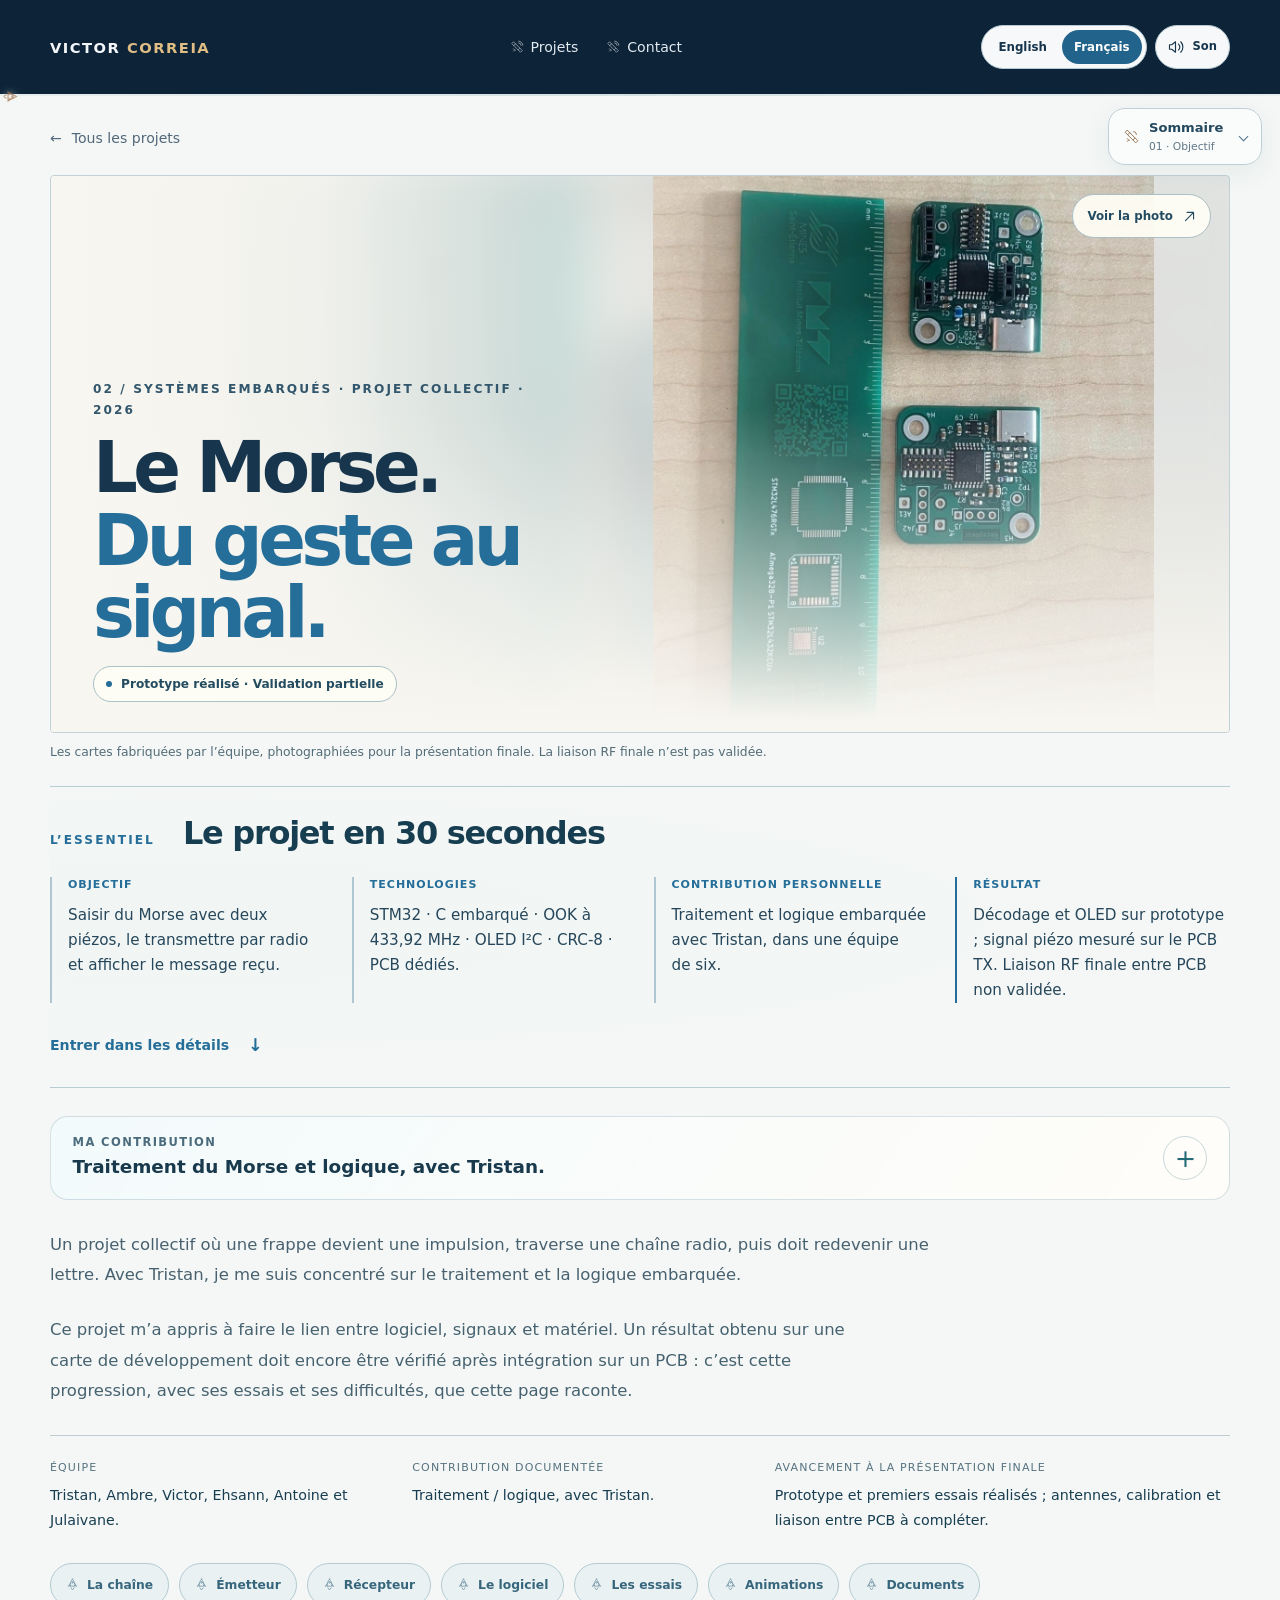
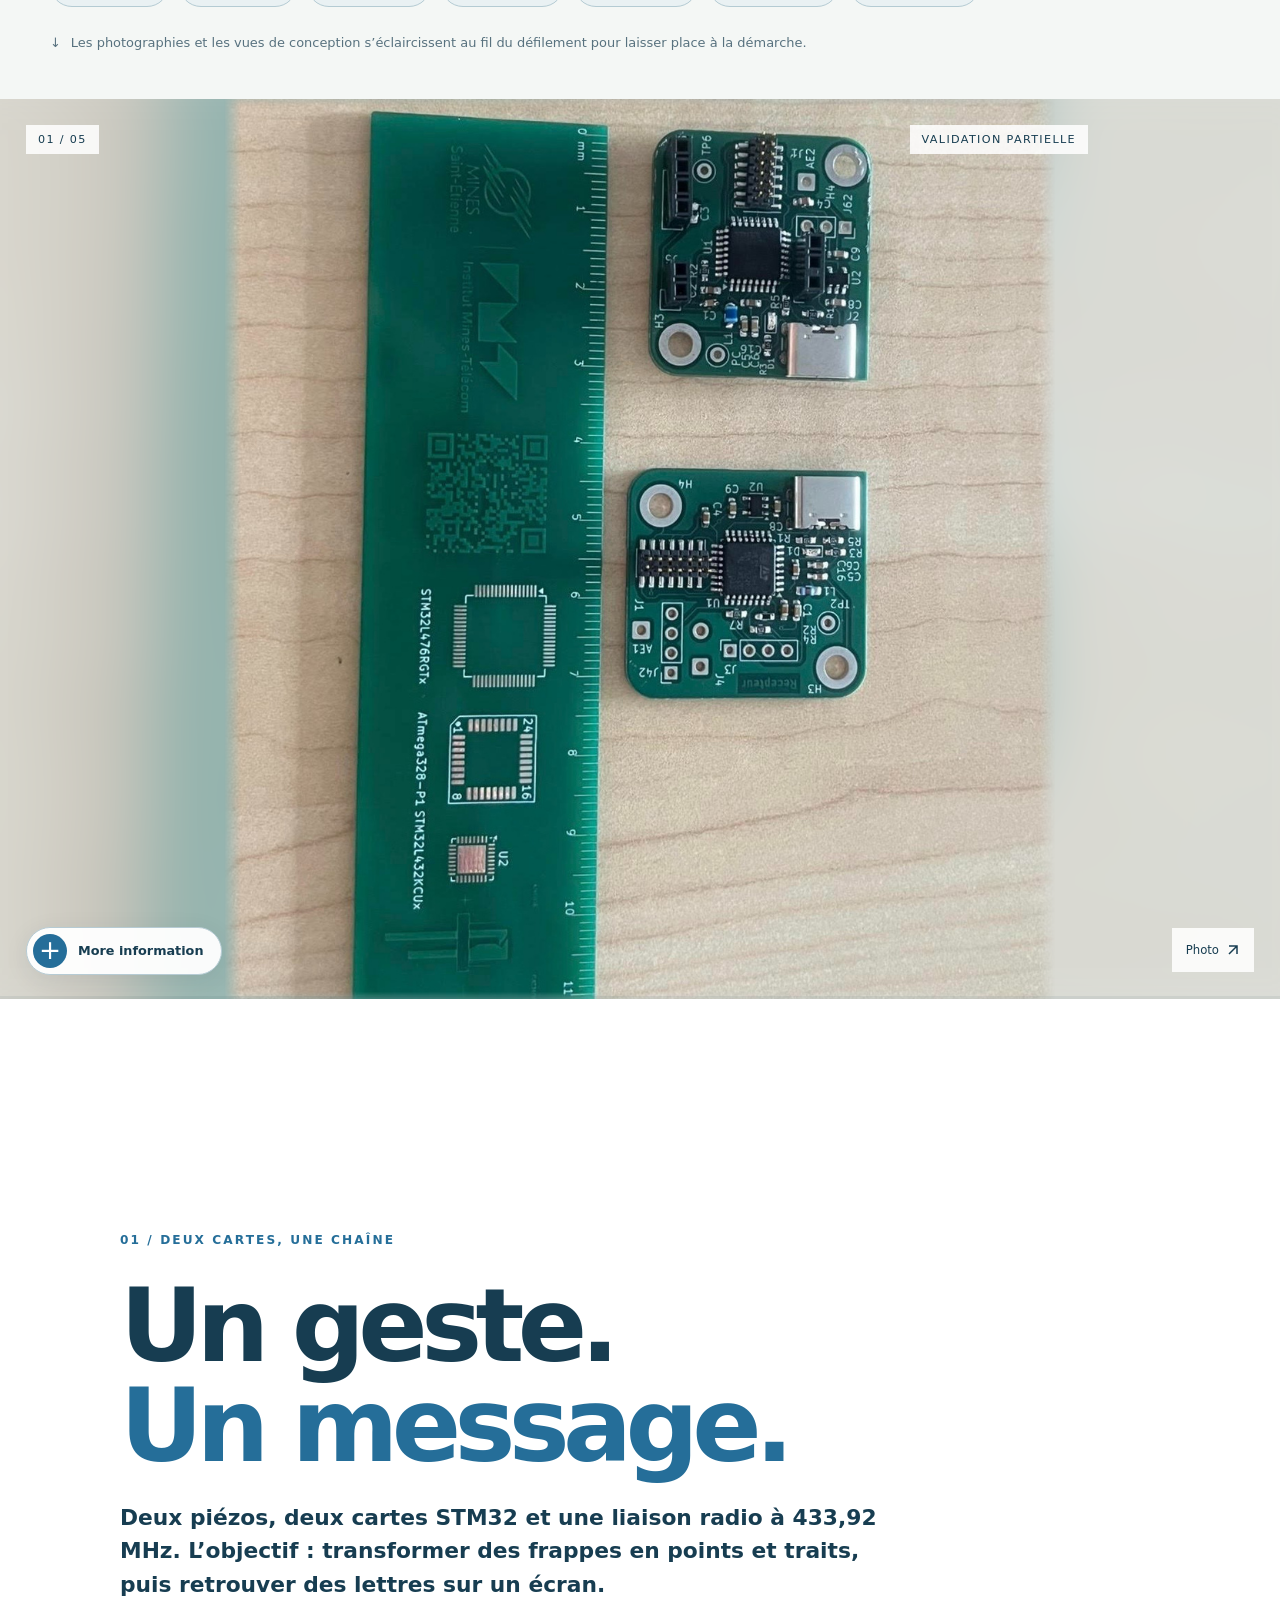
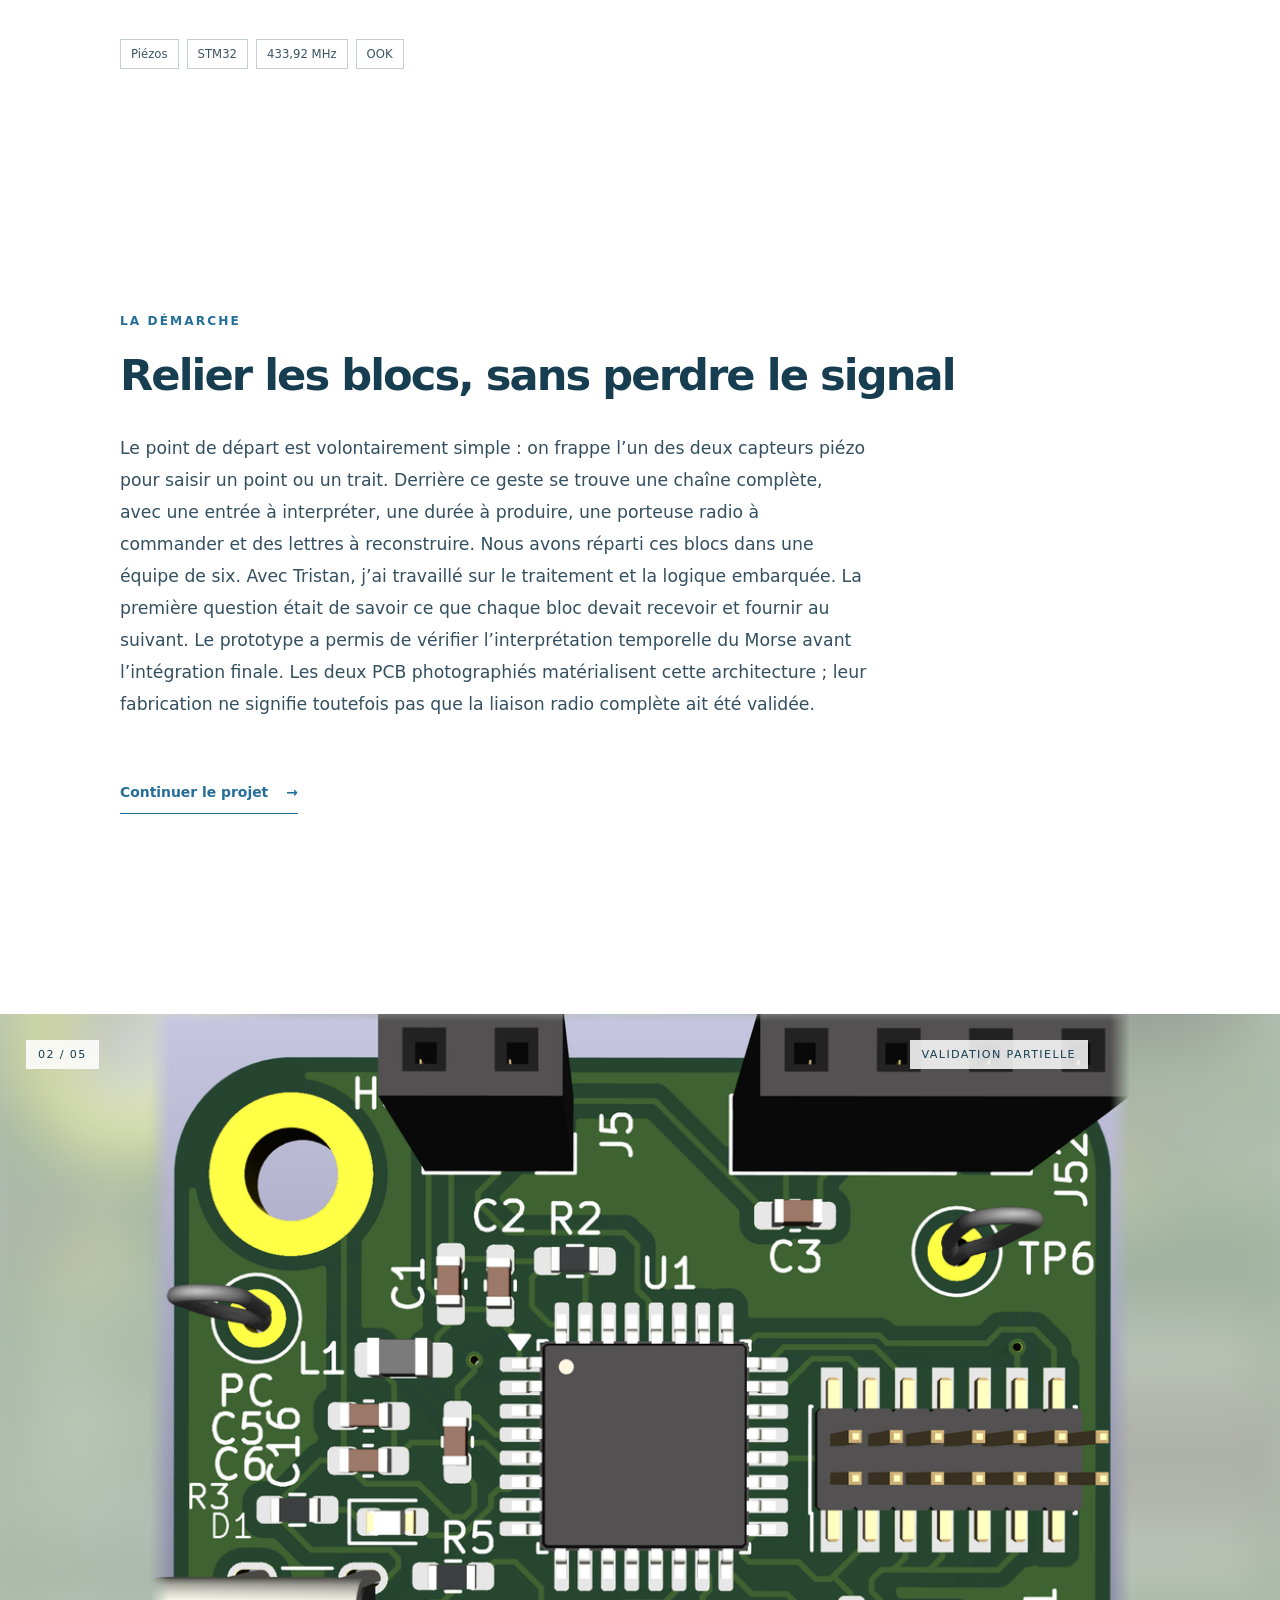
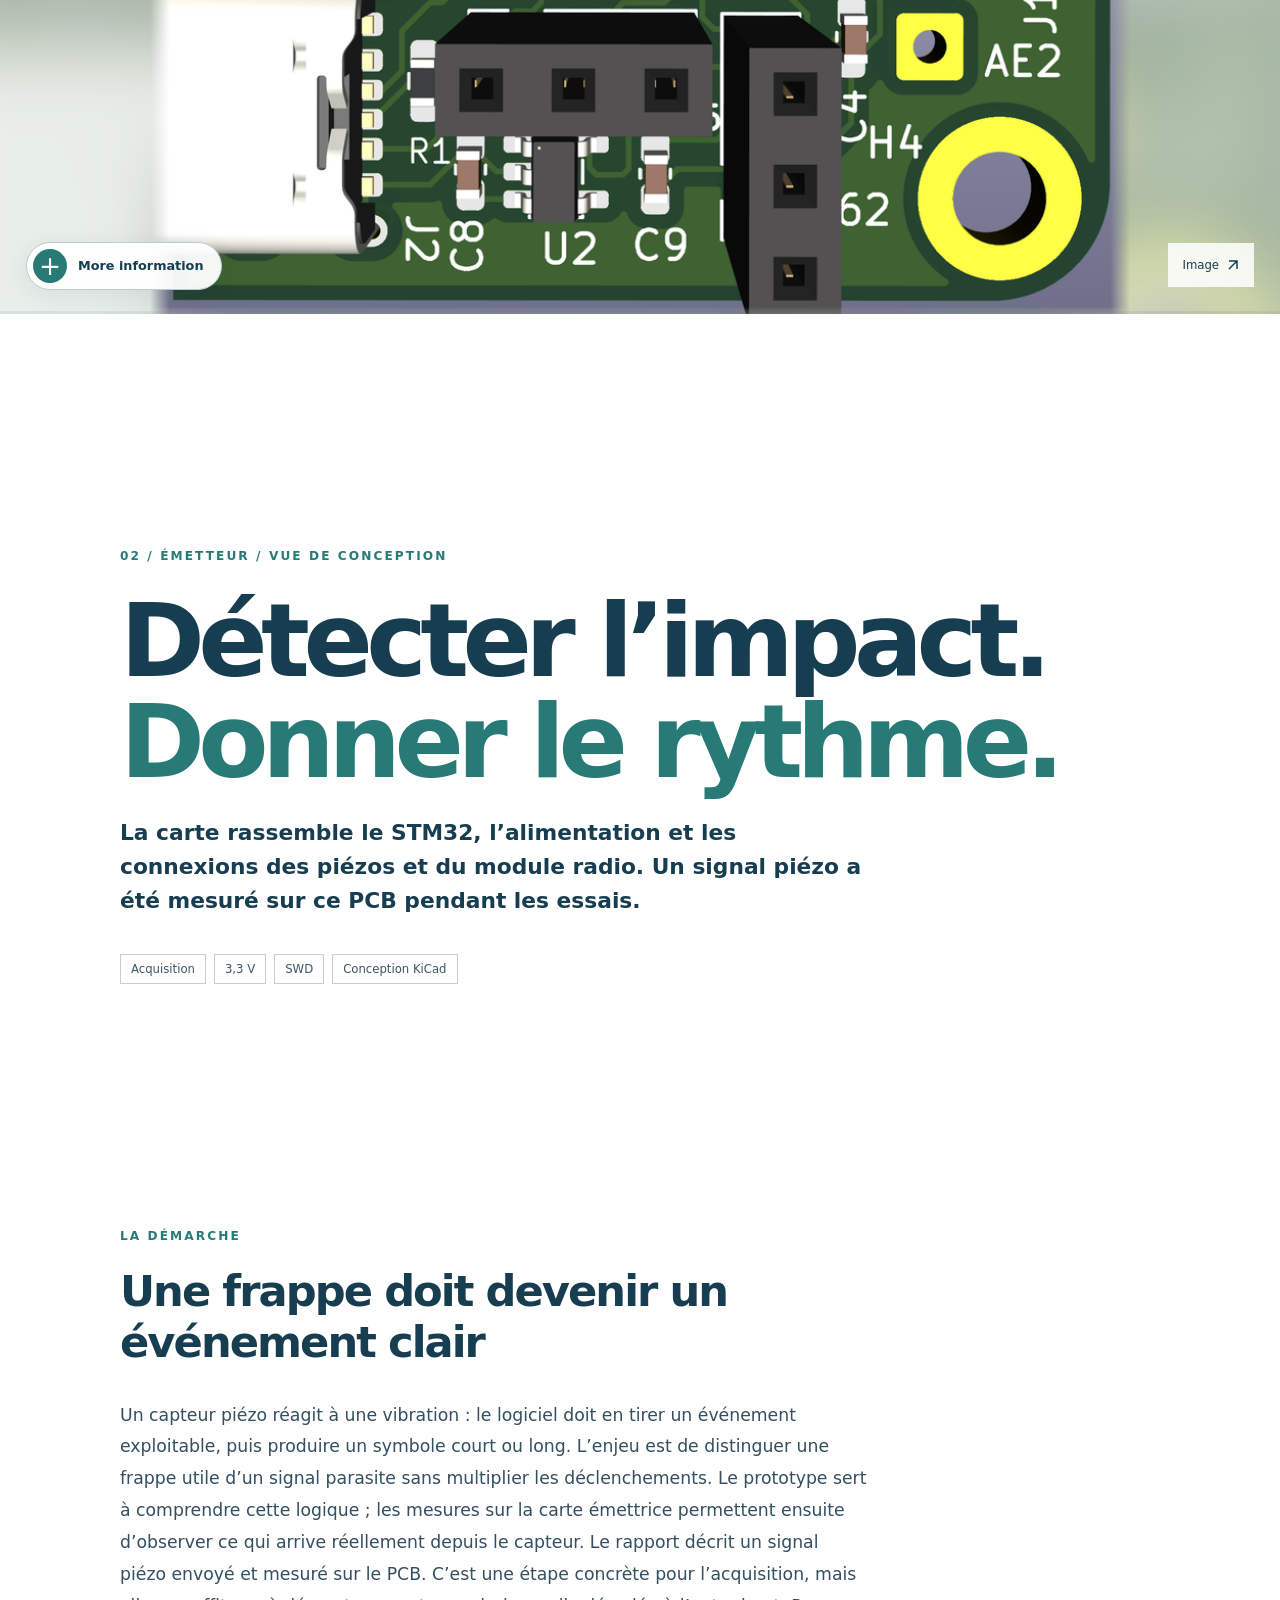
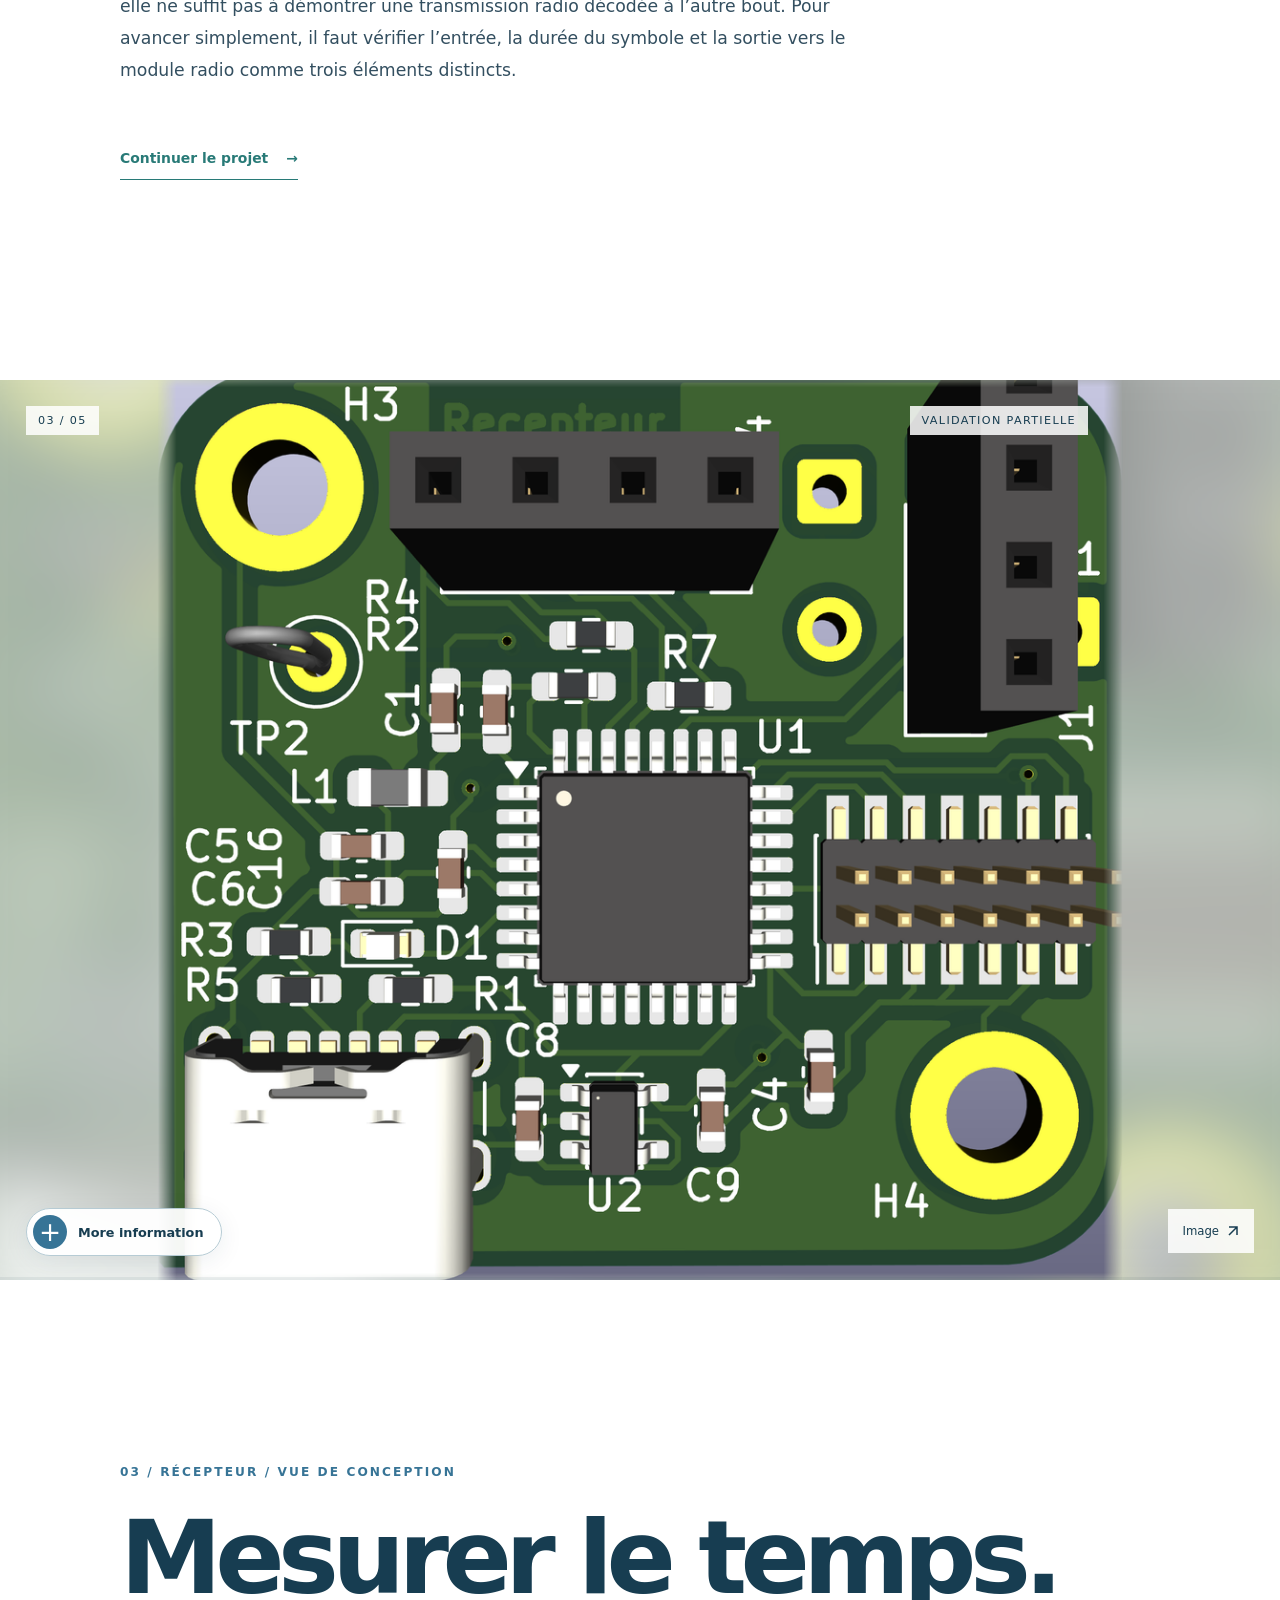
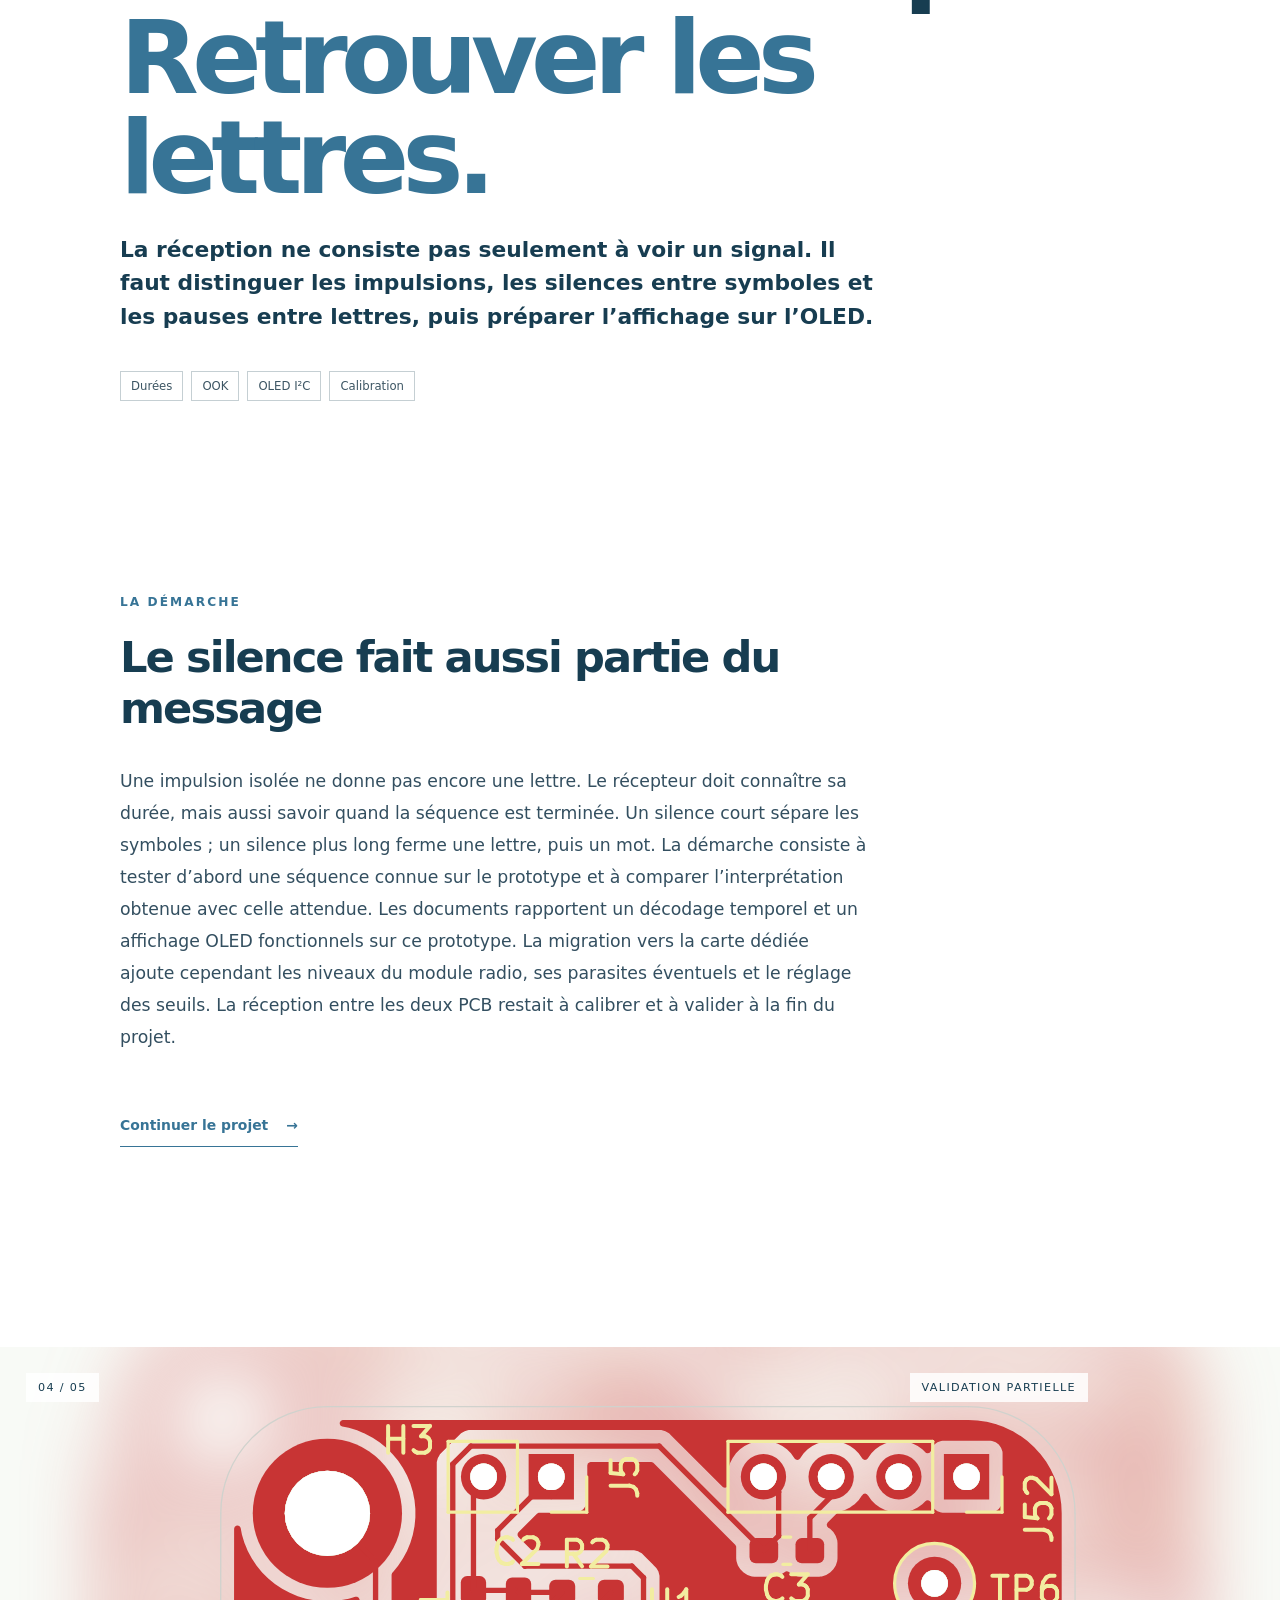
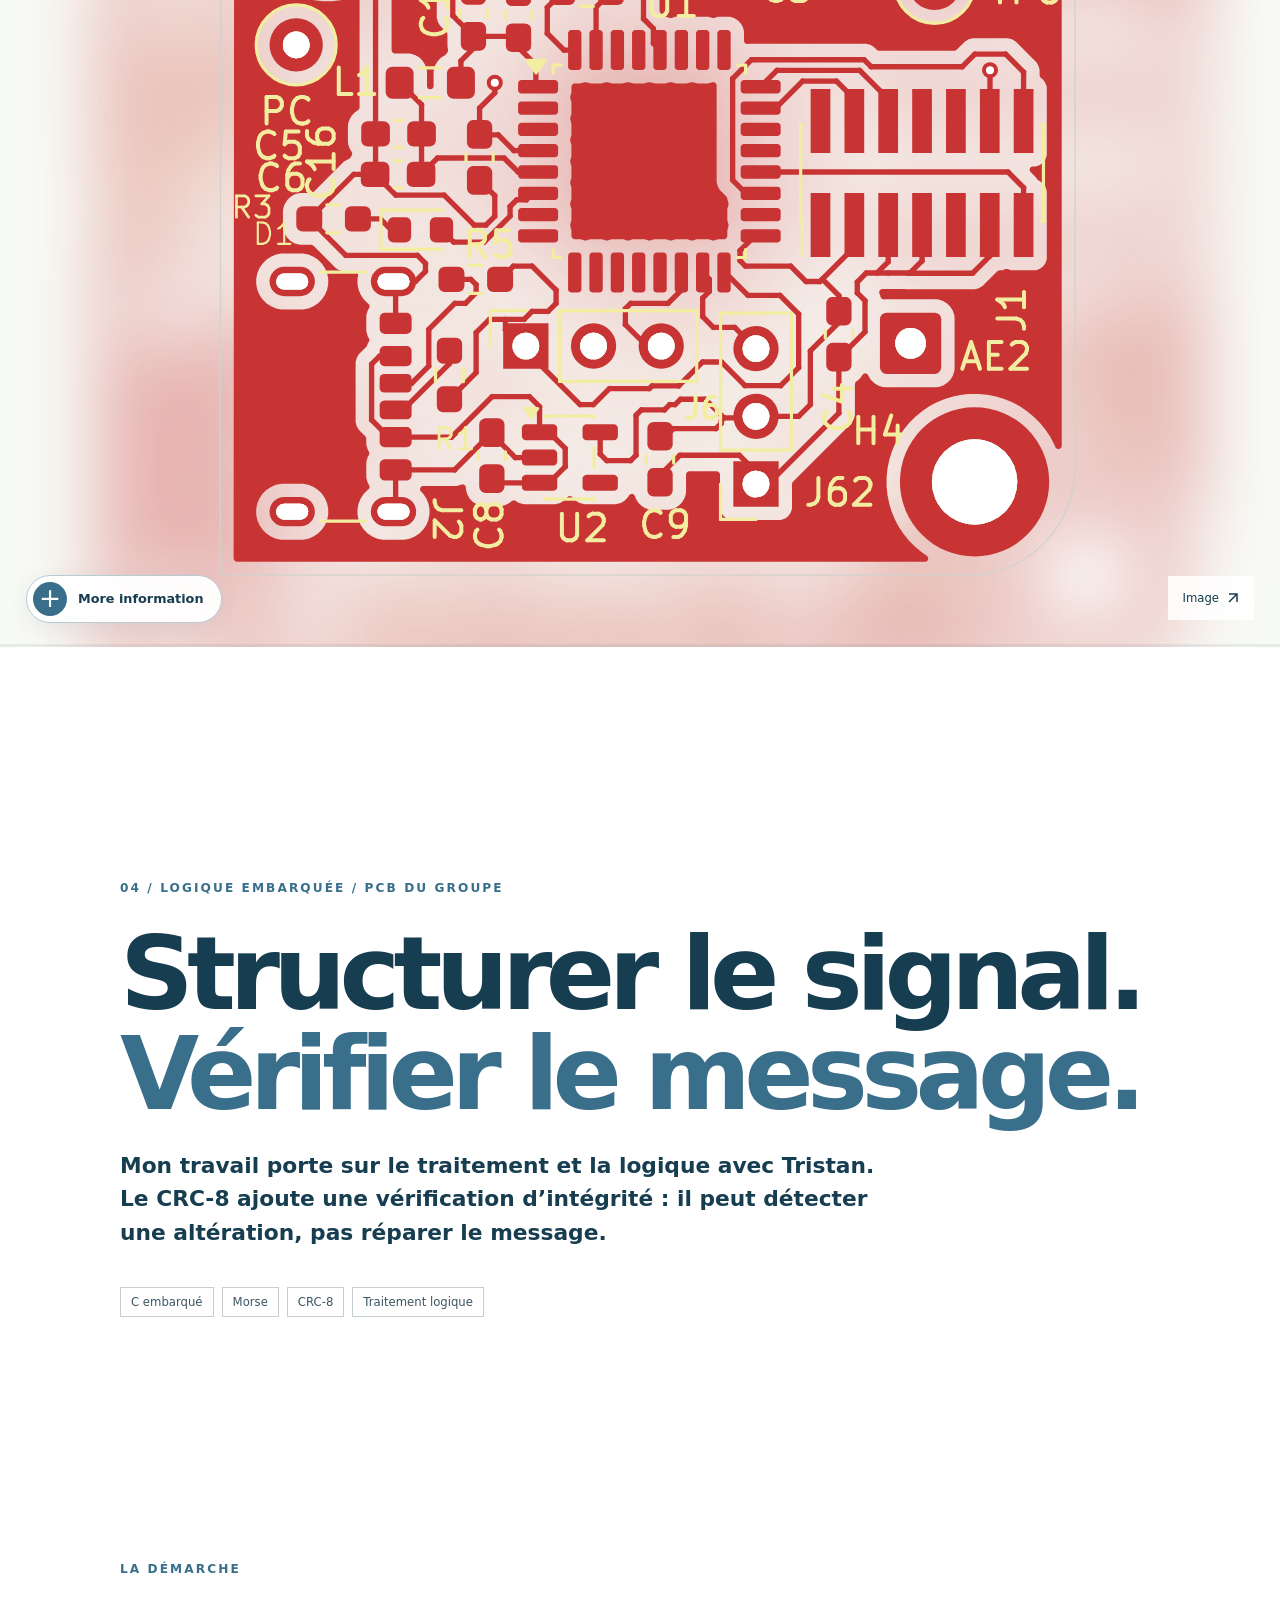
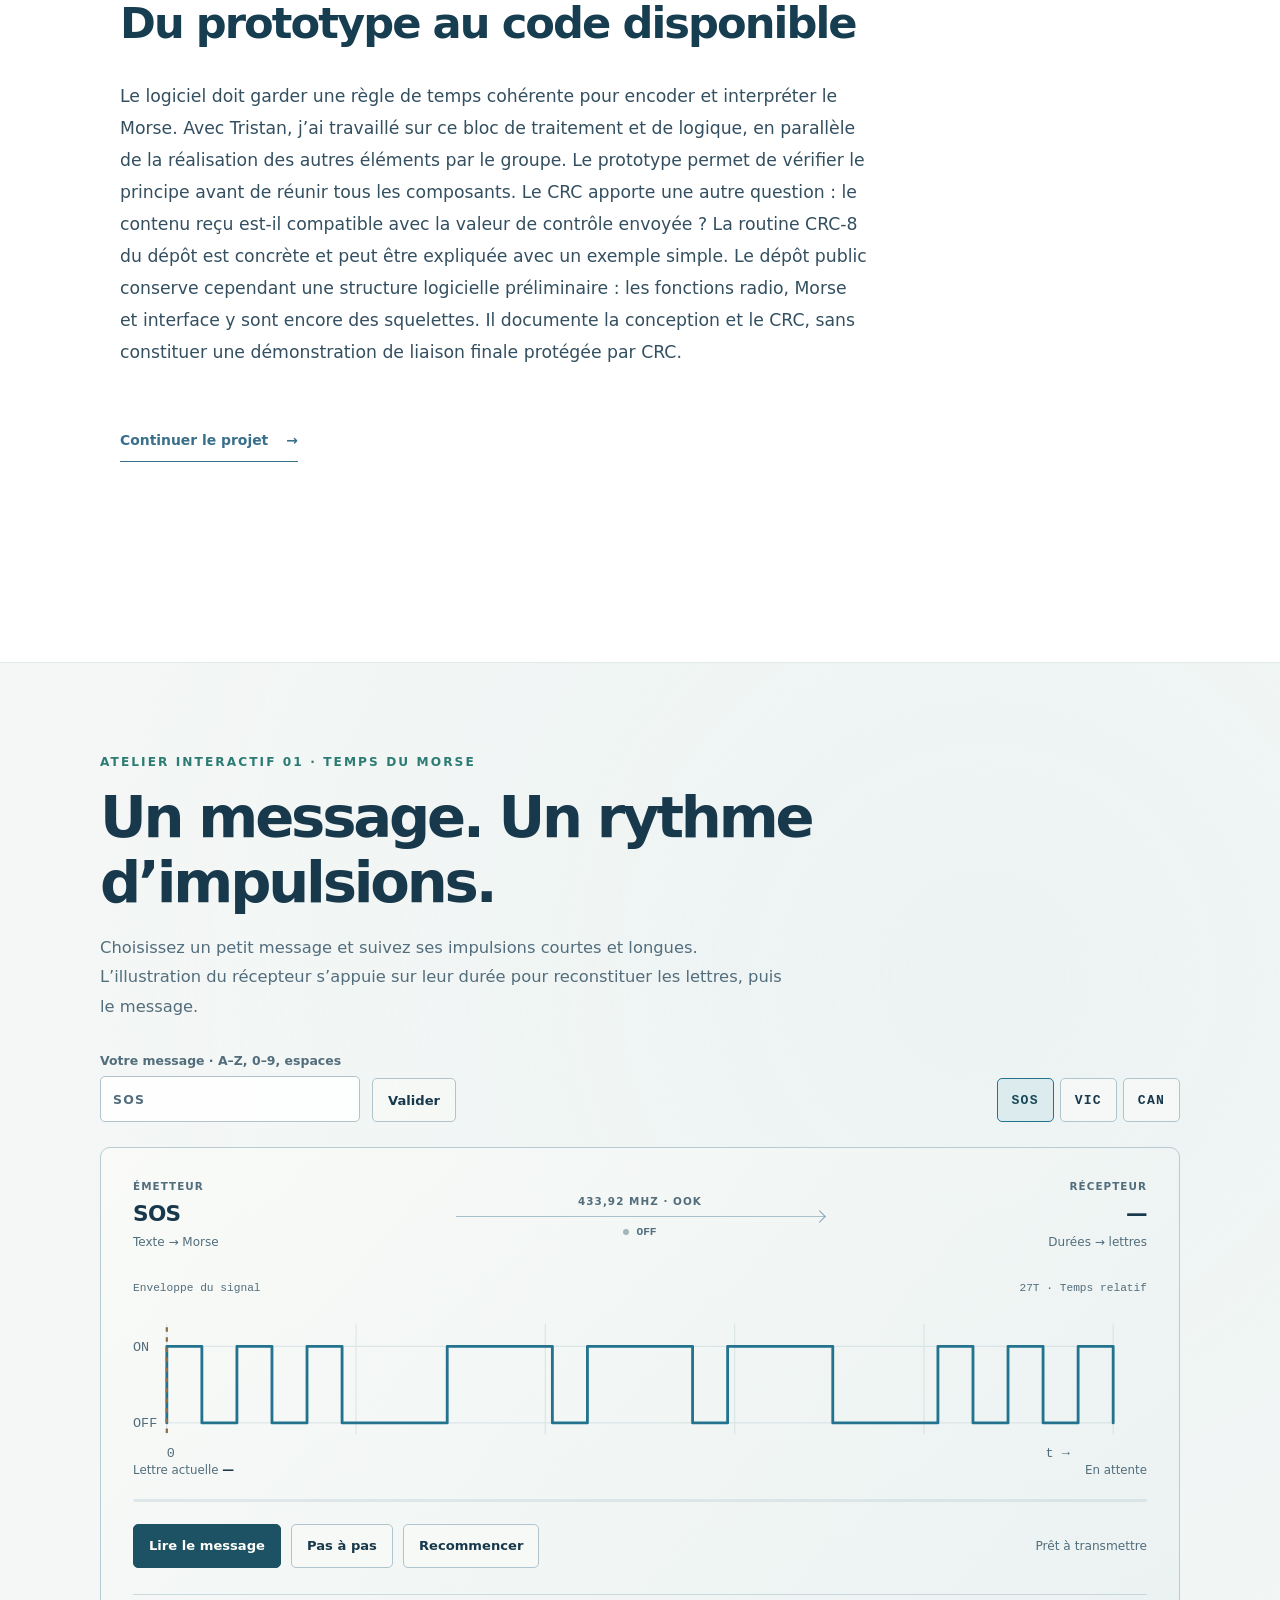
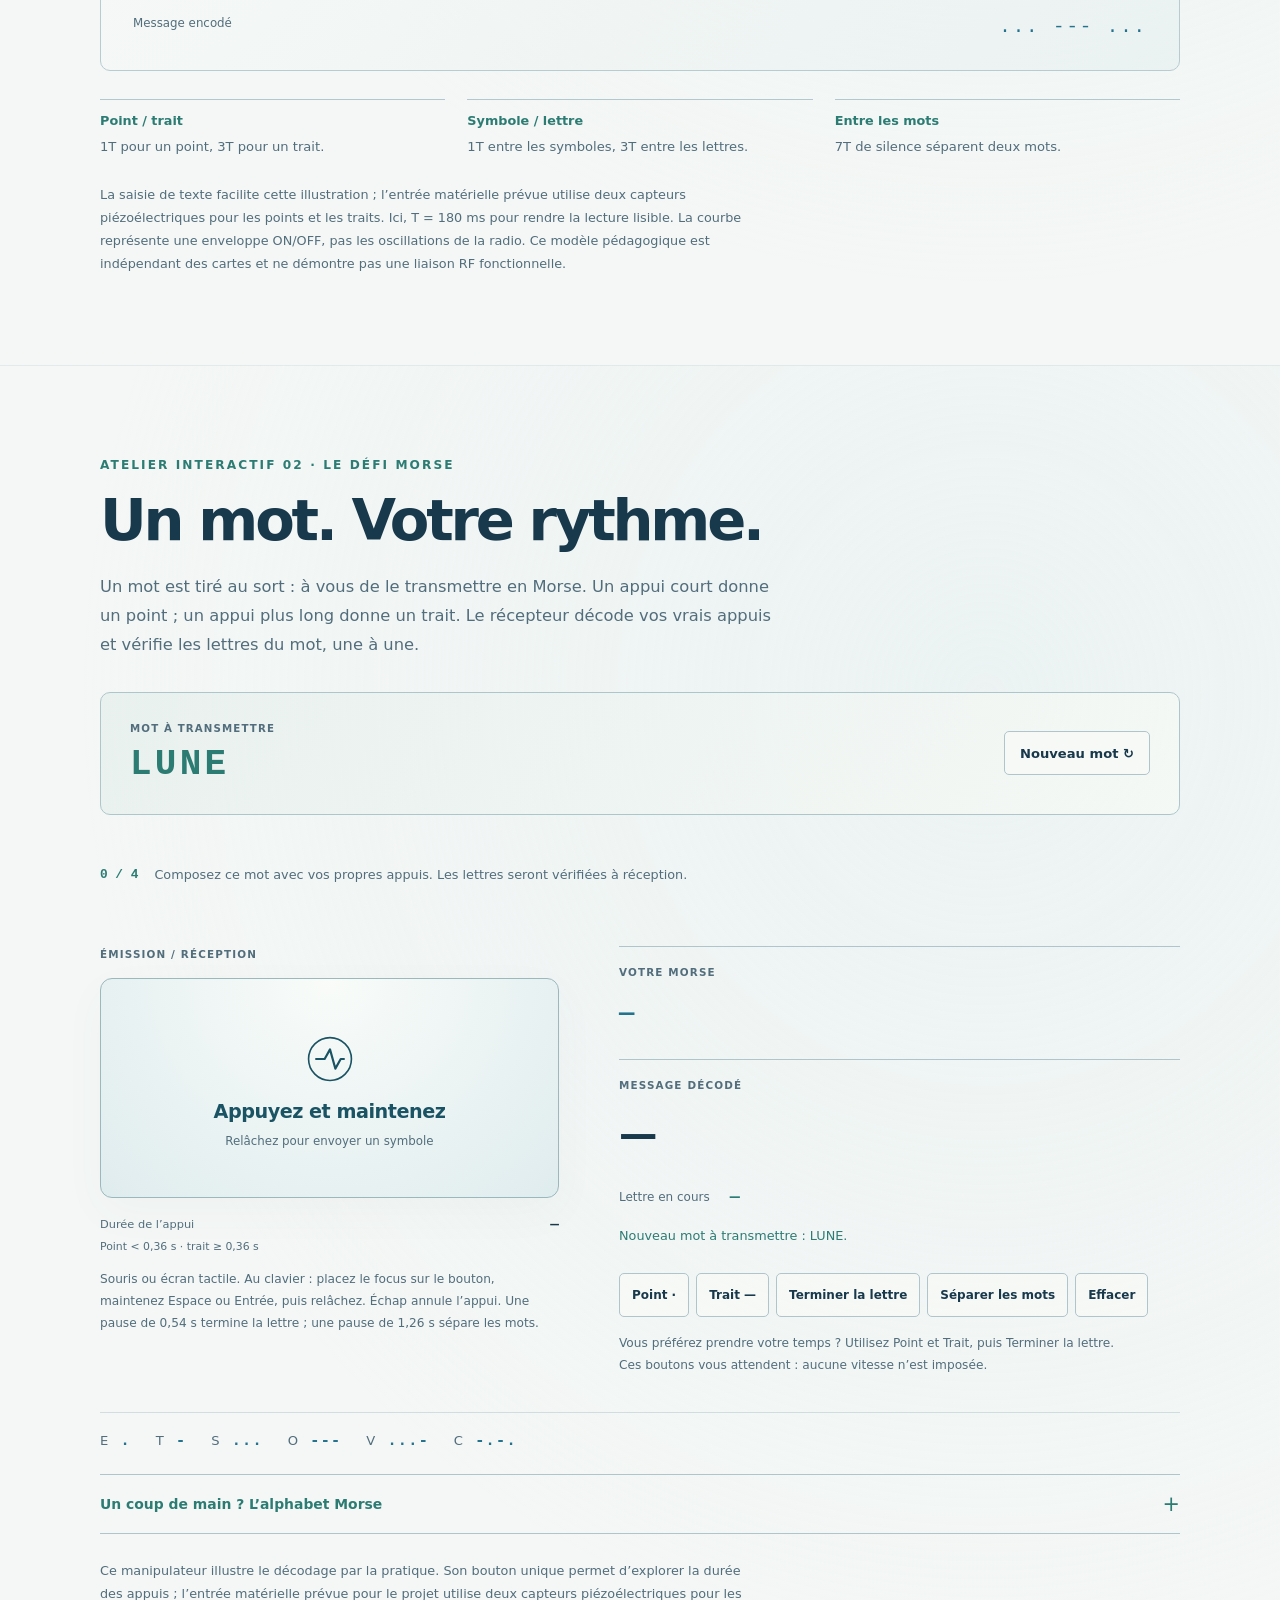
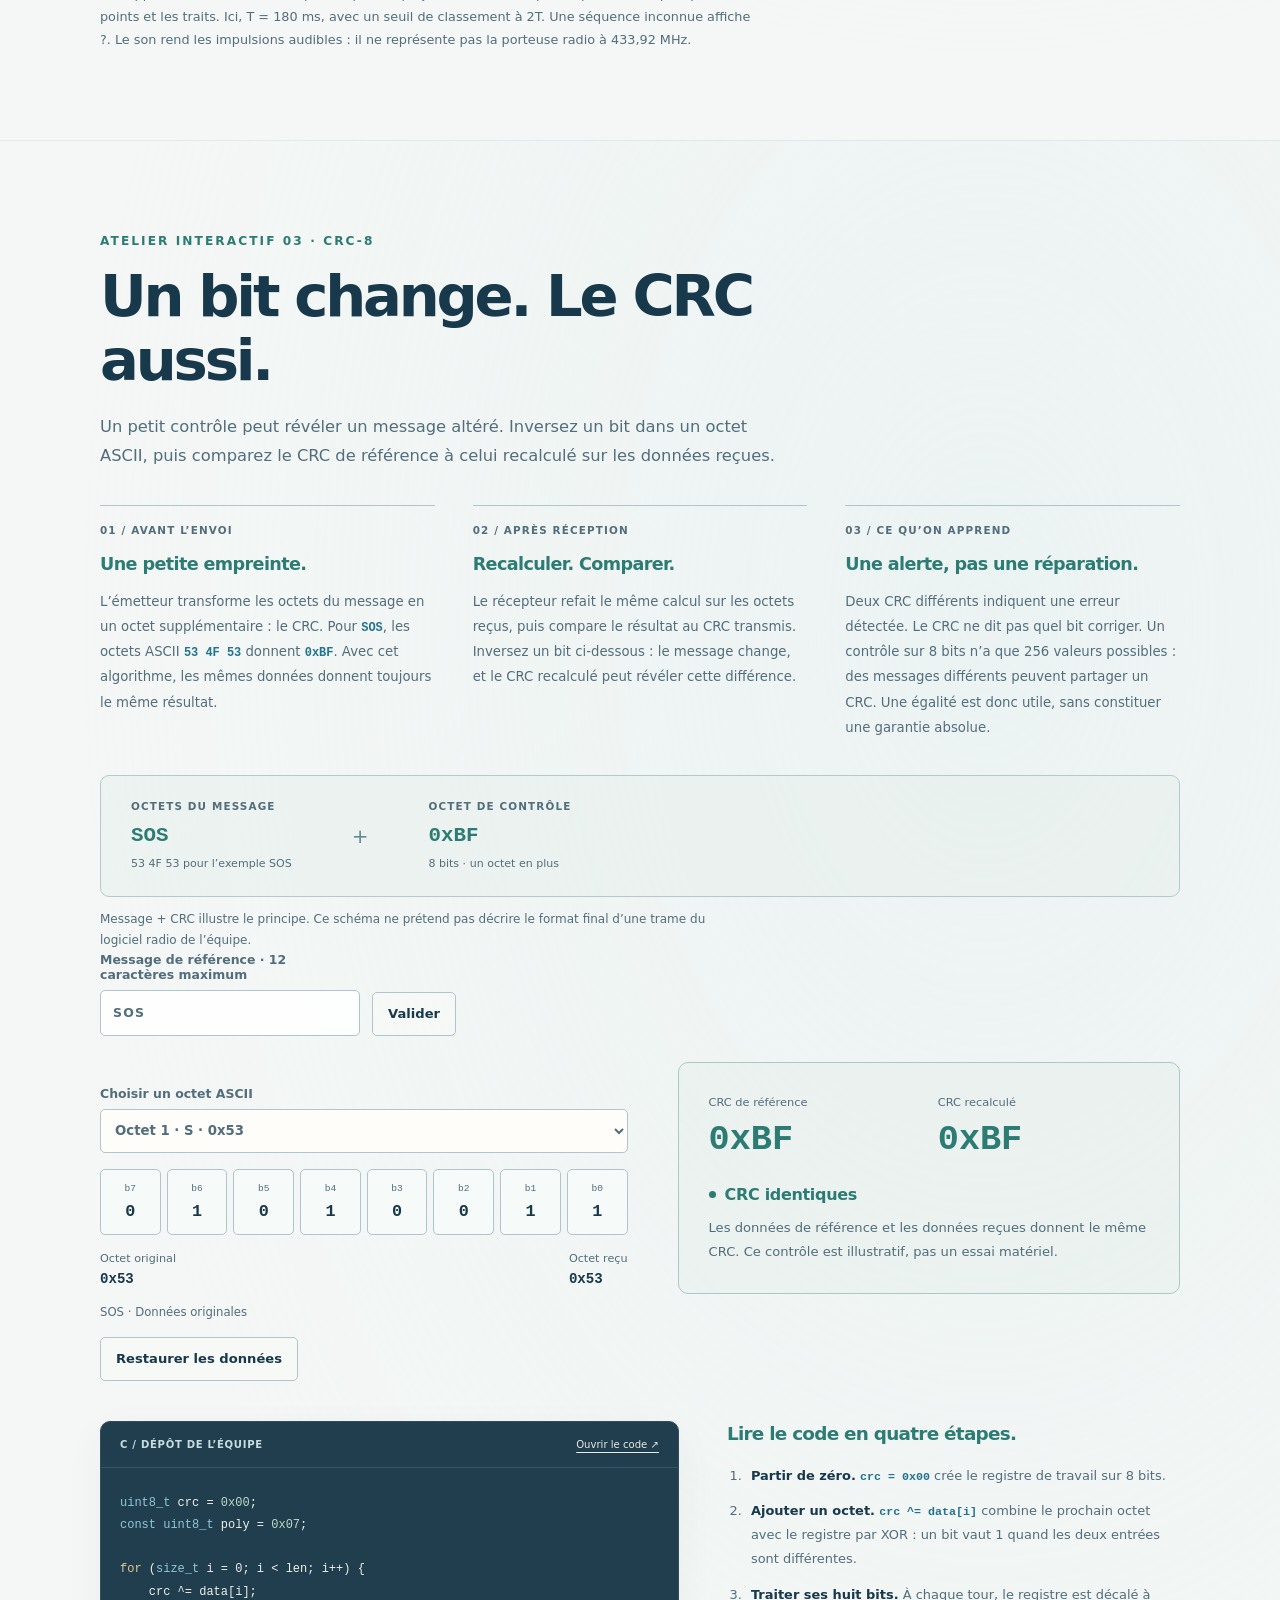
<file: fr/projects/stm32-morse.html>
<!doctype html>
<html lang="fr">
<head>
<script src="../../assets/site-audio.js" defer></script>
  <meta charset="utf-8">
  <meta name="viewport" content="width=device-width, initial-scale=1">
  <meta name="theme-color" content="#edf3f2">
  <title>Émetteur-récepteur Morse · STM32 — Victor Correia</title>
  <meta name="description" content="Projet collectif Morse à 433,92 MHz : piézos, cartes STM32, traitement logique avec Tristan, CRC-8 et essais. PCB, prototype et limites de validation détaillés.">
  <link rel="icon" type="image/svg+xml" href="../../assets/favicon.svg">
  <link rel="stylesheet" href="../../assets/project.css">

<link rel="stylesheet" href="../../assets/language.css">
<script src="../../assets/language.js" defer></script>
<link rel="alternate" hreflang="en" href="/projects/stm32-morse.html">
<link rel="alternate" hreflang="fr" href="/fr/projects/stm32-morse.html">
  <link rel="stylesheet" href="../../assets/project-brief.css">
<link rel="stylesheet" href="../../assets/space-navigation.css">
<script src="../../assets/space-navigation.js" defer></script>
<link rel="stylesheet" href="../../assets/morse-project.css">
<link rel="stylesheet" href="../../assets/photo-reading.css">
<script src="../../assets/photo-reading.js" defer></script>
<link rel="stylesheet" href="../../assets/morse-lab.css">
<script src="../../assets/morse-lab.js" defer></script>
<link rel="stylesheet" href="../../assets/site-audio.css">
<link rel="stylesheet" href="../../assets/project-opening.css">
<link rel="stylesheet" href="../../assets/project-reading-nav.css">
<link rel="stylesheet" href="../../assets/project-photo-sources.css">
<link rel="stylesheet" href="../../assets/project-evidence.css">
<script src="../../assets/project-reading-nav.js" defer></script>
</head>
<body class="morse-page">
  <a class="skip-link" href="#main">Aller au contenu</a>
  <header class="nav wrap">
    <a class="brand" href="../index.html">VICTOR <b>CORREIA</b></a>
    <nav class="nav-links" aria-label="Navigation principale"><a href="../index.html#projects"><svg class="space-menu-icon" viewBox="0 0 24 24" fill="none" stroke="currentColor" stroke-width="1.3" stroke-linecap="round" stroke-linejoin="round" aria-hidden="true" focusable="false"><path d="m10 7 7 7-3 3-7-7zM7 10 3 6l3-3 4 4m4 10 4 4 3-3-4-4M6 15l3 3m-3 1 2-2M15 5a4 4 0 0 1 4 4m-4-7a7 7 0 0 1 7 7"/></svg>Projets</a><a href="../index.html#contact"><svg class="space-menu-icon" viewBox="0 0 24 24" fill="none" stroke="currentColor" stroke-width="1.3" stroke-linecap="round" stroke-linejoin="round" aria-hidden="true" focusable="false"><path d="m10 7 7 7-3 3-7-7zM7 10 3 6l3-3 4 4m4 10 4 4 3-3-4-4M6 15l3 3m-3 1 2-2M15 5a4 4 0 0 1 4 4m-4-7a7 7 0 0 1 7 7"/></svg>Contact</a></nav>
  <nav class="language-switch" aria-label="Choisir la langue"><a href="/projects/stm32-morse.html" lang="en" hreflang="en" data-language="en" aria-label="English"><span class="language-name">English</span><span class="language-short" aria-hidden="true">EN</span></a><a href="/fr/projects/stm32-morse.html" lang="fr" hreflang="fr" data-language="fr" aria-label="Français" aria-current="page"><span class="language-name">Français</span><span class="language-short" aria-hidden="true">FR</span></a></nav></header>
<div class="page-flight-progress" role="progressbar" aria-label="Progression de lecture" aria-valuemin="0" aria-valuemax="100" aria-valuenow="0" hidden><span class="flight-progress-track" aria-hidden="true"></span><span class="flight-progress-fill" aria-hidden="true"></span><span class="flight-progress-ship" aria-hidden="true"><svg viewBox="0 0 24 24" fill="none" stroke="currentColor" stroke-width="1.3" stroke-linecap="round" stroke-linejoin="round" aria-hidden="true" focusable="false"><path d="M12 2c-3.3 3.7-4.6 8.1-4.1 13h8.2C16.6 10.1 15.3 5.7 12 2Z"/><circle cx="12" cy="8" r="1.5"/><path d="m8 10-3.7 5.5L8 14m8-4 3.7 5.5L16 14M9 18l3 4 3-4"/></svg></span></div>

<main id="main"><section class="case-intro wrap" aria-labelledby="project-title"><a class="back-link" href="../index.html#projects"><span aria-hidden="true">←</span> Tous les projets</a>
<div class="project-opening project-opening-portrait">
  <figure class="project-opening-figure" aria-describedby="project-opening-caption">
    <img class="project-opening-backdrop" src="../../assets/morse/assembled-boards.jpeg" width="1080" height="1198" alt="" aria-hidden="true" decoding="async">
    <img class="project-opening-image" src="../../assets/morse/assembled-boards.jpeg" width="1080" height="1198" alt="PCB réels de l’émetteur et du récepteur Morse fabriqués par l’équipe, à côté d’une règle." fetchpriority="high" decoding="async">
  </figure>
  <div class="project-opening-copy"><p class="eyebrow">02 / Systèmes embarqués · Projet collectif · 2026</p><h1 id="project-title">Le Morse.<br><span>Du geste au signal.</span></h1><p class="project-opening-status">Prototype réalisé · Validation partielle</p></div>
  <a class="project-opening-source" href="../../assets/morse/assembled-boards.jpeg" target="_blank" rel="noopener noreferrer" title="Photo originale" aria-label="Photo originale">Voir la photo<svg viewBox="0 0 16 16" fill="none" stroke="currentColor" stroke-width="1.4" stroke-linecap="round" stroke-linejoin="round" aria-hidden="true" focusable="false"><path d="M5 3h8v8M13 3 3 13"/></svg></a>
</div>
<p class="project-opening-caption" id="project-opening-caption">Les cartes fabriquées par l’équipe, photographiées pour la présentation finale. La liaison RF finale n’est pas validée.</p>
<section class="project-brief" aria-labelledby="project-brief-title"><div class="project-brief-heading"><p class="eyebrow">L’essentiel</p><h2 id="project-brief-title">Le projet en 30 secondes</h2></div><dl class="project-brief-grid">
<div><dt>Objectif</dt><dd>Saisir du Morse avec deux piézos, le transmettre par radio et afficher le message reçu.</dd></div>
<div><dt>Technologies</dt><dd>STM32 · C embarqué · OOK à 433,92 MHz · OLED I²C · CRC-8 · PCB dédiés.</dd></div>
<div><dt>Contribution personnelle</dt><dd>Traitement et logique embarquée avec Tristan, dans une équipe de six.</dd></div>
<div><dt>Résultat</dt><dd>Décodage et OLED sur prototype ; signal piézo mesuré sur le PCB TX. Liaison RF finale entre PCB non validée.</dd></div>
</dl><a class="project-brief-dive" href="#engineering-details">Entrer dans les détails <span aria-hidden="true">↓</span></a></section>
<details class="pe-contribution" id="project-contribution">
  <summary><span class="pe-kicker">Ma contribution</span><strong>Traitement du Morse et logique, avec Tristan.</strong><span class="pe-expand" aria-hidden="true">+</span></summary>
  <div class="pe-contribution-body"><p>Dans notre équipe de six, Tristan et moi avons travaillé sur le bloc de traitement et de logique : transformer les durées des entrées en symboles Morse puis en lettres interprétables.</p><ul><li>Raisonner sur les durées qui distinguent les points, les traits et les pauses.</li><li>Travailler sur l’interprétation du Morse dans le contexte du prototype STM32.</li><li>Relier cette logique à la conception de l’émetteur, du récepteur et de l’affichage par le groupe. Les PCB et la chaîne radio sont des réalisations collectives du groupe.</li></ul><a class="pe-link" href="#embedded-logic-title">Lire la démarche logique et le code disponible <svg viewBox="0 0 14 14" fill="none" stroke="currentColor" stroke-width="1.5" aria-hidden="true" focusable="false"><path d="M3 11 11 3M3 3h8v8"/></svg></a></div>
</details>
<details class="project-reading-nav" data-project-reading-nav open>
  <summary><svg class="reading-nav-icon" viewBox="0 0 24 24" fill="none" stroke="currentColor" stroke-width="1.3" stroke-linecap="round" stroke-linejoin="round" aria-hidden="true" focusable="false"><path d="m10 7 7 7-3 3-7-7zM7 10 3 6l3-3 4 4m4 10 4 4 3-3-4-4M6 15l3 3m-3 1 2-2M15 5a4 4 0 0 1 4 4"/></svg><span class="reading-nav-summary-copy"><span>Sommaire</span><span class="reading-nav-position" id="project-reading-position" data-reading-nav-position>01 · Objectif</span></span></summary>
  <nav aria-label="Parcours de lecture du projet"><ol class="reading-nav-links">
<li><a href="#project-brief-title"><span class="reading-nav-number" aria-hidden="true">01</span><span data-reading-nav-label>Objectif</span></a></li>
<li><a href="#architecture-title"><span class="reading-nav-number" aria-hidden="true">02</span><span data-reading-nav-label>Montage</span></a></li>
<li><a href="#bench-tests-title"><span class="reading-nav-number" aria-hidden="true">03</span><span data-reading-nav-label>Essais</span></a></li>
<li><a href="#project-evidence"><span class="reading-nav-number" aria-hidden="true">04</span><span data-reading-nav-label>Résultats</span></a></li>
<li><a href="#project-next"><span class="reading-nav-number" aria-hidden="true">05</span><span data-reading-nav-label>Bilan</span></a></li>
  </ol></nav>
</details>


<p class="opening-context-note">Un projet collectif où une frappe devient une impulsion, traverse une chaîne radio, puis doit redevenir une lettre. Avec Tristan, je me suis concentré sur le traitement et la logique embarquée.</p>
<p class="intro-note">Ce projet m’a appris à faire le lien entre logiciel, signaux et matériel. Un résultat obtenu sur une carte de développement doit encore être vérifié après intégration sur un PCB : c’est cette progression, avec ses essais et ses difficultés, que cette page raconte.</p><dl class="intro-facts">
<div><dt>Équipe</dt><dd>Tristan, Ambre, Victor, Ehsann, Antoine et Julaivane.</dd></div>
<div><dt>Contribution documentée</dt><dd>Traitement / logique, avec Tristan.</dd></div>
<div><dt>Avancement à la présentation finale</dt><dd>Prototype et premiers essais réalisés ; antennes, calibration et liaison entre PCB à compléter.</dd></div>
</dl><nav class="case-jump-links" aria-label="Chapitres du projet">
<a href="#architecture"><svg class="space-menu-icon" viewBox="0 0 24 24" fill="none" stroke="currentColor" stroke-width="1.3" stroke-linecap="round" stroke-linejoin="round" aria-hidden="true" focusable="false"><path d="M12 2c-3.3 3.7-4.6 8.1-4.1 13h8.2C16.6 10.1 15.3 5.7 12 2Z"/><circle cx="12" cy="8" r="1.5"/><path d="m8 10-3.7 5.5L8 14m8-4 3.7 5.5L16 14M9 18l3 4 3-4"/></svg>La chaîne</a>
<a href="#transmitter"><svg class="space-menu-icon" viewBox="0 0 24 24" fill="none" stroke="currentColor" stroke-width="1.3" stroke-linecap="round" stroke-linejoin="round" aria-hidden="true" focusable="false"><path d="M12 2c-3.3 3.7-4.6 8.1-4.1 13h8.2C16.6 10.1 15.3 5.7 12 2Z"/><circle cx="12" cy="8" r="1.5"/><path d="m8 10-3.7 5.5L8 14m8-4 3.7 5.5L16 14M9 18l3 4 3-4"/></svg>Émetteur</a>
<a href="#receiver"><svg class="space-menu-icon" viewBox="0 0 24 24" fill="none" stroke="currentColor" stroke-width="1.3" stroke-linecap="round" stroke-linejoin="round" aria-hidden="true" focusable="false"><path d="M12 2c-3.3 3.7-4.6 8.1-4.1 13h8.2C16.6 10.1 15.3 5.7 12 2Z"/><circle cx="12" cy="8" r="1.5"/><path d="m8 10-3.7 5.5L8 14m8-4 3.7 5.5L16 14M9 18l3 4 3-4"/></svg>Récepteur</a>
<a href="#embedded-logic"><svg class="space-menu-icon" viewBox="0 0 24 24" fill="none" stroke="currentColor" stroke-width="1.3" stroke-linecap="round" stroke-linejoin="round" aria-hidden="true" focusable="false"><path d="M12 2c-3.3 3.7-4.6 8.1-4.1 13h8.2C16.6 10.1 15.3 5.7 12 2Z"/><circle cx="12" cy="8" r="1.5"/><path d="m8 10-3.7 5.5L8 14m8-4 3.7 5.5L16 14M9 18l3 4 3-4"/></svg>Le logiciel</a>
<a href="#bench-tests"><svg class="space-menu-icon" viewBox="0 0 24 24" fill="none" stroke="currentColor" stroke-width="1.3" stroke-linecap="round" stroke-linejoin="round" aria-hidden="true" focusable="false"><path d="M12 2c-3.3 3.7-4.6 8.1-4.1 13h8.2C16.6 10.1 15.3 5.7 12 2Z"/><circle cx="12" cy="8" r="1.5"/><path d="m8 10-3.7 5.5L8 14m8-4 3.7 5.5L16 14M9 18l3 4 3-4"/></svg>Les essais</a>
<a href="#morse-animations"><svg class="space-menu-icon" viewBox="0 0 24 24" fill="none" stroke="currentColor" stroke-width="1.3" stroke-linecap="round" stroke-linejoin="round" aria-hidden="true" focusable="false"><path d="M12 2c-3.3 3.7-4.6 8.1-4.1 13h8.2C16.6 10.1 15.3 5.7 12 2Z"/><circle cx="12" cy="8" r="1.5"/><path d="m8 10-3.7 5.5L8 14m8-4 3.7 5.5L16 14M9 18l3 4 3-4"/></svg>Animations</a>
<a href="#project-resources"><svg class="space-menu-icon" viewBox="0 0 24 24" fill="none" stroke="currentColor" stroke-width="1.3" stroke-linecap="round" stroke-linejoin="round" aria-hidden="true" focusable="false"><path d="M12 2c-3.3 3.7-4.6 8.1-4.1 13h8.2C16.6 10.1 15.3 5.7 12 2Z"/><circle cx="12" cy="8" r="1.5"/><path d="m8 10-3.7 5.5L8 14m8-4 3.7 5.5L16 14M9 18l3 4 3-4"/></svg>Documents</a>
</nav><p class="scroll-hint"><span aria-hidden="true">↓</span>Les photographies et les vues de conception s’éclaircissent au fil du défilement pour laisser place à la démarche.</p></section><div id="engineering-details" tabindex="-1"></div>
<section class="photo-story scene-boards" id="architecture" aria-labelledby="architecture-title"><div class="story-stage"><div class="scene-wash" aria-hidden="true"></div><figure class="story-figure">
<img class="story-photo-backdrop" src="../../assets/morse/assembled-boards.jpeg" width="1080" height="1198" alt="" aria-hidden="true" loading="lazy" decoding="async"><img class="story-photo" style="--image-ratio:0.901503" src="../../assets/morse/assembled-boards.jpeg" width="1080" height="1198" alt="Photographie des deux PCB du projet Morse, émetteur et récepteur, posés à côté d’une règle." loading="lazy" decoding="async"><figcaption class="photo-label">01 / DEUX CARTES, UNE CHAÎNE</figcaption></figure></div>
<div class="story-frame"><div class="chapter-meta" aria-hidden="true"><span>01 / 05</span><span>Validation partielle</span></div><a class="photo-full" href="../../assets/morse/assembled-boards.jpeg" target="_blank" rel="noopener noreferrer" title="Photo originale" aria-label="Photo originale">Photo <svg viewBox="0 0 14 14" fill="none" stroke="currentColor" stroke-width="1.5" aria-hidden="true" focusable="false"><path d="M3 11 11 3M3 3h8v8"/></svg></a>
<details class="chapter-more" name="chapter-information"><summary><span class="more-icon" aria-hidden="true">+</span><span>More information</span></summary><div class="more-panel" role="region" aria-labelledby="architecture-more-title"><button class="more-close" type="button" aria-label="Fermer les informations" hidden>×</button><p class="eyebrow">01 / DEUX CARTES, UNE CHAÎNE</p><h3 id="architecture-more-title">Du capteur à la lettre</h3><dl class="more-facts">
<div><dt>Contexte</dt><dd>Projet collectif de 2026, réalisé à six.</dd></div>
<div><dt>Mon rôle</dt><dd>Traitement et logique embarquée, avec Tristan.</dd></div>
<div><dt>Sens de la liaison</dt><dd>Émetteur → récepteur ; communication unidirectionnelle.</dd></div>
</dl>
<p>Un piézo est associé au point, l’autre au trait. La carte émettrice doit transformer les impacts détectés en impulsions cohérentes. Le récepteur doit ensuite mesurer les périodes actives et les silences pour reconstruire les caractères ; l’OLED I²C est prévu pour les afficher.</p>
<p>Les points et les traits utilisent la même porteuse à 433,92 MHz. L’information est portée par les durées : en OOK, la porteuse est activée puis coupée. Le projet ne repose donc pas sur une fréquence radio différente pour chaque symbole.</p>
<p class="source-note">Présentation finale, p. 3–8 et 29 ; rapport, répartition des rôles et conclusion.</p><div class="project-photo-source"><h4>Le visuel et sa source</h4><p>Image extraite sans retouche de la présentation finale, p. 29.</p><ul><li><a href="../../assets/morse/assembled-boards.jpeg" target="_blank" rel="noopener noreferrer">Photo originale <svg viewBox="0 0 14 14" fill="none" stroke="currentColor" stroke-width="1.5" aria-hidden="true" focusable="false"><path d="M3 11 11 3M3 3h8v8"/></svg></a></li></ul></div></div></details><div class="chapter-progress" aria-hidden="true"><span></span></div></div><div class="chapter-content"><div class="chapter-copy"><p class="eyebrow">01 / DEUX CARTES, UNE CHAÎNE</p><h2 id="architecture-title"><span class="title-line">Un geste.</span><span class="title-line title-accent">Un message.</span></h2><p class="chapter-lead">Deux piézos, deux cartes STM32 et une liaison radio à 433,92 MHz. L’objectif : transformer des frappes en points et traits, puis retrouver des lettres sur un écran.</p><ul class="chapter-tags">
<li>Piézos</li>
<li>STM32</li>
<li>433,92 MHz</li>
<li>OOK</li>
</ul></div><article class="chapter-narrative" aria-labelledby="architecture-narrative-title"><p class="eyebrow">La démarche</p><h3 id="architecture-narrative-title">Relier les blocs, sans perdre le signal</h3><p>Le point de départ est volontairement simple : on frappe l’un des deux capteurs piézo pour saisir un point ou un trait. Derrière ce geste se trouve une chaîne complète, avec une entrée à interpréter, une durée à produire, une porteuse radio à commander et des lettres à reconstruire. Nous avons réparti ces blocs dans une équipe de six. Avec Tristan, j’ai travaillé sur le traitement et la logique embarquée. La première question était de savoir ce que chaque bloc devait recevoir et fournir au suivant. Le prototype a permis de vérifier l’interprétation temporelle du Morse avant l’intégration finale. Les deux PCB photographiés matérialisent cette architecture ; leur fabrication ne signifie toutefois pas que la liaison radio complète ait été validée.</p>
<a class="chapter-next" href="#transmitter">Continuer le projet <span aria-hidden="true">→</span></a></article></div></section>
<section class="photo-story scene-emitter" id="transmitter" aria-labelledby="transmitter-title"><div class="story-stage"><div class="scene-wash" aria-hidden="true"></div><figure class="story-figure">
<img class="story-photo-backdrop" src="../../assets/morse/transmitter-design.png" width="959" height="903" alt="" aria-hidden="true" loading="lazy" decoding="async"><img class="story-photo" style="--image-ratio:1.062016" src="../../assets/morse/transmitter-design.png" width="959" height="903" alt="Vue 3D KiCad de la carte émettrice, extraite de la présentation finale ; il s’agit d’une vue de conception." loading="lazy" decoding="async"><figcaption class="photo-label">02 / ÉMETTEUR / VUE DE CONCEPTION</figcaption></figure></div>
<div class="story-frame"><div class="chapter-meta" aria-hidden="true"><span>02 / 05</span><span>Validation partielle</span></div><a class="photo-full" href="../../assets/morse/transmitter-design.png" target="_blank" rel="noopener noreferrer" title="Vue de conception source" aria-label="Vue de conception source">Image <svg viewBox="0 0 14 14" fill="none" stroke="currentColor" stroke-width="1.5" aria-hidden="true" focusable="false"><path d="M3 11 11 3M3 3h8v8"/></svg></a>
<details class="chapter-more" name="chapter-information"><summary><span class="more-icon" aria-hidden="true">+</span><span>More information</span></summary><div class="more-panel" role="region" aria-labelledby="transmitter-more-title"><button class="more-close" type="button" aria-label="Fermer les informations" hidden>×</button><p class="eyebrow">02 / ÉMETTEUR / VUE DE CONCEPTION</p><h3 id="transmitter-more-title">Acquisition, alimentation, émission</h3><dl class="more-facts">
<div><dt>Microcontrôleur</dt><dd>STM32L021K4T6 sur la carte dédiée.</dd></div>
<div><dt>Alimentation</dt><dd>USB-C 5 V → régulation 3,3 V.</dd></div>
<div><dt>Module prévu</dt><dd>TX-SAW-MID-3V/CS ; entrées piézo DFR0052.</dd></div>
</dl>
<p>Le schéma comprend le microcontrôleur, le régulateur BU33SD5WG-TR, le connecteur SWD et les connexions des capteurs et de l’émetteur. La vue 3D montre la conception mécanique des composants ; la photographie du premier chapitre montre les cartes fabriquées.</p>
<p>Pour l’intégration, les niveaux d’alimentation et les signaux doivent être vérifiés au bon endroit. La sensibilité aux impacts et le choix des seuils font partie des points à examiner sur une carte réelle. Les documents ne fournissent pas de tension piézo calibrée ni de mesure de portée radio.</p>
<p><a href="../../assets/morse/transmitter-schematic.svg" target="_blank" rel="noopener noreferrer">Ouvrir le schéma émetteur ↗</a></p>
<p class="source-note">Présentation finale, p. 14–17 et 30 ; schéma émetteur du dépôt collectif.</p><div class="project-photo-source"><h4>Le visuel et sa source</h4><p>Image extraite sans retouche de la présentation finale, p. 17. Vue de conception, pas une photographie de carte réalisée.</p><ul><li><a href="../../assets/morse/transmitter-design.png" target="_blank" rel="noopener noreferrer">Vue de conception source <svg viewBox="0 0 14 14" fill="none" stroke="currentColor" stroke-width="1.5" aria-hidden="true" focusable="false"><path d="M3 11 11 3M3 3h8v8"/></svg></a></li></ul></div></div></details><div class="chapter-progress" aria-hidden="true"><span></span></div></div><div class="chapter-content"><div class="chapter-copy"><p class="eyebrow">02 / ÉMETTEUR / VUE DE CONCEPTION</p><h2 id="transmitter-title"><span class="title-line">Détecter l’impact.</span><span class="title-line title-accent">Donner le rythme.</span></h2><p class="chapter-lead">La carte rassemble le STM32, l’alimentation et les connexions des piézos et du module radio. Un signal piézo a été mesuré sur ce PCB pendant les essais.</p><ul class="chapter-tags">
<li>Acquisition</li>
<li>3,3 V</li>
<li>SWD</li>
<li>Conception KiCad</li>
</ul></div><article class="chapter-narrative" aria-labelledby="transmitter-narrative-title"><p class="eyebrow">La démarche</p><h3 id="transmitter-narrative-title">Une frappe doit devenir un événement clair</h3><p>Un capteur piézo réagit à une vibration : le logiciel doit en tirer un événement exploitable, puis produire un symbole court ou long. L’enjeu est de distinguer une frappe utile d’un signal parasite sans multiplier les déclenchements. Le prototype sert à comprendre cette logique ; les mesures sur la carte émettrice permettent ensuite d’observer ce qui arrive réellement depuis le capteur. Le rapport décrit un signal piézo envoyé et mesuré sur le PCB. C’est une étape concrète pour l’acquisition, mais elle ne suffit pas à démontrer une transmission radio décodée à l’autre bout. Pour avancer simplement, il faut vérifier l’entrée, la durée du symbole et la sortie vers le module radio comme trois éléments distincts.</p>
<a class="chapter-next" href="#receiver">Continuer le projet <span aria-hidden="true">→</span></a></article></div></section>
<section class="photo-story scene-receiver" id="receiver" aria-labelledby="receiver-title"><div class="story-stage"><div class="scene-wash" aria-hidden="true"></div><figure class="story-figure">
<img class="story-photo-backdrop" src="../../assets/morse/receiver-design.png" width="1011" height="966" alt="" aria-hidden="true" loading="lazy" decoding="async"><img class="story-photo" style="--image-ratio:1.046584" src="../../assets/morse/receiver-design.png" width="1011" height="966" alt="Vue 3D KiCad de la carte réceptrice, extraite de la présentation finale ; il s’agit d’une vue de conception." loading="lazy" decoding="async"><figcaption class="photo-label">03 / RÉCEPTEUR / VUE DE CONCEPTION</figcaption></figure></div>
<div class="story-frame"><div class="chapter-meta" aria-hidden="true"><span>03 / 05</span><span>Validation partielle</span></div><a class="photo-full" href="../../assets/morse/receiver-design.png" target="_blank" rel="noopener noreferrer" title="Vue de conception source" aria-label="Vue de conception source">Image <svg viewBox="0 0 14 14" fill="none" stroke="currentColor" stroke-width="1.5" aria-hidden="true" focusable="false"><path d="M3 11 11 3M3 3h8v8"/></svg></a>
<details class="chapter-more" name="chapter-information"><summary><span class="more-icon" aria-hidden="true">+</span><span>More information</span></summary><div class="more-panel" role="region" aria-labelledby="receiver-more-title"><button class="more-close" type="button" aria-label="Fermer les informations" hidden>×</button><p class="eyebrow">03 / RÉCEPTEUR / VUE DE CONCEPTION</p><h3 id="receiver-more-title">Décoder sans confondre les pauses</h3><dl class="more-facts">
<div><dt>Module prévu</dt><dd>RFM210LCF, réception ASK/OOK à 433,92 MHz.</dd></div>
<div><dt>Affichage prévu</dt><dd>OLED 0,96″, liaison I²C SDA / SCL.</dd></div>
<div><dt>Résultat à distinguer</dt><dd>Décodage sur prototype ; liaison RF finale encore non validée.</dd></div>
</dl>
<p>La carte prévoit une entrée DATA_REC depuis le récepteur radio et une connexion I²C vers l’écran. Les durées et les silences sont les grandeurs utiles pour le décodage du Morse ; les animations illustrent ce principe sans reproduire une mesure électrique.</p>
<p>Une variante de récepteur différente de celle prévue a été livrée. Le rapport décrit un problème de compatibilité d’alimentation, qui a retardé l’intégration. La référence du composant et ses conditions de fonctionnement doivent être comparées au schéma avant le raccordement ; aucune portée fiable n’a été mesurée dans les documents fournis.</p>
<p><a href="../../assets/morse/receiver-schematic.svg" target="_blank" rel="noopener noreferrer">Ouvrir le schéma récepteur ↗</a></p>
<p class="source-note">Présentation finale, p. 18–21, 31–32 et 36 ; rapport, réception et essais.</p><div class="project-photo-source"><h4>Le visuel et sa source</h4><p>Image extraite sans retouche de la présentation finale, p. 21. Vue de conception, pas une photographie de carte réalisée.</p><ul><li><a href="../../assets/morse/receiver-design.png" target="_blank" rel="noopener noreferrer">Vue de conception source <svg viewBox="0 0 14 14" fill="none" stroke="currentColor" stroke-width="1.5" aria-hidden="true" focusable="false"><path d="M3 11 11 3M3 3h8v8"/></svg></a></li></ul></div></div></details><div class="chapter-progress" aria-hidden="true"><span></span></div></div><div class="chapter-content"><div class="chapter-copy"><p class="eyebrow">03 / RÉCEPTEUR / VUE DE CONCEPTION</p><h2 id="receiver-title"><span class="title-line">Mesurer le temps.</span><span class="title-line title-accent">Retrouver les lettres.</span></h2><p class="chapter-lead">La réception ne consiste pas seulement à voir un signal. Il faut distinguer les impulsions, les silences entre symboles et les pauses entre lettres, puis préparer l’affichage sur l’OLED.</p><ul class="chapter-tags">
<li>Durées</li>
<li>OOK</li>
<li>OLED I²C</li>
<li>Calibration</li>
</ul></div><article class="chapter-narrative" aria-labelledby="receiver-narrative-title"><p class="eyebrow">La démarche</p><h3 id="receiver-narrative-title">Le silence fait aussi partie du message</h3><p>Une impulsion isolée ne donne pas encore une lettre. Le récepteur doit connaître sa durée, mais aussi savoir quand la séquence est terminée. Un silence court sépare les symboles ; un silence plus long ferme une lettre, puis un mot. La démarche consiste à tester d’abord une séquence connue sur le prototype et à comparer l’interprétation obtenue avec celle attendue. Les documents rapportent un décodage temporel et un affichage OLED fonctionnels sur ce prototype. La migration vers la carte dédiée ajoute cependant les niveaux du module radio, ses parasites éventuels et le réglage des seuils. La réception entre les deux PCB restait à calibrer et à valider à la fin du projet.</p>
<a class="chapter-next" href="#embedded-logic">Continuer le projet <span aria-hidden="true">→</span></a></article></div></section>
<section class="photo-story scene-layout" id="embedded-logic" aria-labelledby="embedded-logic-title"><div class="story-stage"><div class="scene-wash" aria-hidden="true"></div><figure class="story-figure">
<img class="story-photo-backdrop" src="../../assets/morse/transmitter-routing.svg" width="1164" height="1000" alt="" aria-hidden="true" loading="lazy" decoding="async"><img class="story-photo" style="--image-ratio:1.164000" src="../../assets/morse/transmitter-routing.svg" width="1164" height="1000" alt="Export vectoriel KiCad du routage face avant de la carte émettrice, provenant du dépôt collectif." loading="lazy" decoding="async"><figcaption class="photo-label">04 / LOGIQUE EMBARQUÉE / PCB DU GROUPE</figcaption></figure></div>
<div class="story-frame"><div class="chapter-meta" aria-hidden="true"><span>04 / 05</span><span>Validation partielle</span></div><a class="photo-full" href="../../assets/morse/transmitter-routing.svg" target="_blank" rel="noopener noreferrer" title="Routage source" aria-label="Routage source">Image <svg viewBox="0 0 14 14" fill="none" stroke="currentColor" stroke-width="1.5" aria-hidden="true" focusable="false"><path d="M3 11 11 3M3 3h8v8"/></svg></a>
<details class="chapter-more" name="chapter-information"><summary><span class="more-icon" aria-hidden="true">+</span><span>More information</span></summary><div class="more-panel" role="region" aria-labelledby="embedded-logic-more-title"><button class="more-close" type="button" aria-label="Fermer les informations" hidden>×</button><p class="eyebrow">04 / LOGIQUE EMBARQUÉE / PCB DU GROUPE</p><h3 id="embedded-logic-more-title">Détecter une erreur, sans promettre une correction</h3><dl class="more-facts">
<div><dt>Développement</dt><dd>C embarqué, STM32CubeIDE / CubeMX.</dd></div>
<div><dt>CRC du dépôt</dt><dd>8 bits · polynôme 0x07 · initialisation 0x00.</dd></div>
<div><dt>Exemple vérifiable</dt><dd>CRC-8 de « SOS » = 0xBF.</dd></div>
</dl>
<p>Le CRC parcourt les octets du message à l’aide de XOR et de décalages. Le récepteur peut recalculer la valeur et la comparer à celle transmise. Une différence indique une incohérence ; une égalité ne garantit pas la détection de toutes les altérations possibles. Le CRC ne restaure pas les données corrompues.</p>
<p>La présentation illustre des durées de Morse ; le dépôt public fournit une routine CRC isolée. Les exemples de structure de trame dans les notes ne prouvent pas leur intégration finale. L’animation ci-dessous reprend le calcul réel du CRC, tandis que l’animation Morse montre la convention temporelle standard.</p>
<p><a href="https://github.com/TristanIV/Projet-E-R-morse/blob/e243f510e56dc69b55a9085496bcf8fddeb46ba1/Morse_Projet_PCB/App/Src/crc8.c#L3-L14" target="_blank" rel="noopener noreferrer">Lire la routine CRC-8 ↗</a></p>
<p class="source-note">Présentation finale, p. 24–27 ; rapport, répartition des rôles ; dépôt public, snapshot e243f51.</p><div class="project-photo-source"><h4>Le visuel et sa source</h4><p></p><ul><li><a href="../../assets/morse/transmitter-routing.svg" target="_blank" rel="noopener noreferrer">Routage source <svg viewBox="0 0 14 14" fill="none" stroke="currentColor" stroke-width="1.5" aria-hidden="true" focusable="false"><path d="M3 11 11 3M3 3h8v8"/></svg></a></li></ul></div></div></details><div class="chapter-progress" aria-hidden="true"><span></span></div></div><div class="chapter-content"><div class="chapter-copy"><p class="eyebrow">04 / LOGIQUE EMBARQUÉE / PCB DU GROUPE</p><h2 id="embedded-logic-title"><span class="title-line">Structurer le signal.</span><span class="title-line title-accent">Vérifier le message.</span></h2><p class="chapter-lead">Mon travail porte sur le traitement et la logique avec Tristan. Le CRC-8 ajoute une vérification d’intégrité : il peut détecter une altération, pas réparer le message.</p><ul class="chapter-tags">
<li>C embarqué</li>
<li>Morse</li>
<li>CRC-8</li>
<li>Traitement logique</li>
</ul></div><article class="chapter-narrative" aria-labelledby="embedded-logic-narrative-title"><p class="eyebrow">La démarche</p><h3 id="embedded-logic-narrative-title">Du prototype au code disponible</h3><p>Le logiciel doit garder une règle de temps cohérente pour encoder et interpréter le Morse. Avec Tristan, j’ai travaillé sur ce bloc de traitement et de logique, en parallèle de la réalisation des autres éléments par le groupe. Le prototype permet de vérifier le principe avant de réunir tous les composants. Le CRC apporte une autre question : le contenu reçu est-il compatible avec la valeur de contrôle envoyée ? La routine CRC-8 du dépôt est concrète et peut être expliquée avec un exemple simple. Le dépôt public conserve cependant une structure logicielle préliminaire : les fonctions radio, Morse et interface y sont encore des squelettes. Il documente la conception et le CRC, sans constituer une démonstration de liaison finale protégée par CRC.</p>
<a class="chapter-next" href="#bench-tests">Continuer le projet <span aria-hidden="true">→</span></a></article></div></section>
<div id="morse-animations"><section class="morse-lab" id="morse-signal-lab" data-morse-signal data-lang="fr" aria-labelledby="morse-signal-lab-title">
  <div class="morse-lab-inner">
    <header class="morse-lab-header"><p class="eyebrow">Atelier interactif 01 · Temps du Morse</p><h2 id="morse-signal-lab-title">Un message. Un rythme d’impulsions.</h2><p>Choisissez un petit message et suivez ses impulsions courtes et longues. L’illustration du récepteur s’appuie sur leur durée pour reconstituer les lettres, puis le message.</p></header>
    <div data-morse-controls hidden>
      <form class="morse-lab-form" data-morse-form><label><span>Votre message · A–Z, 0–9, espaces</span><input data-morse-input value="SOS" maxlength="12" pattern="[A-Za-z0-9 ]+" required autocomplete="off" spellcheck="false" aria-label="Votre message · A–Z, 0–9, espaces"></label><button type="submit">Valider</button><div class="morse-lab-presets"><button type="button" data-morse-preset="SOS" aria-pressed="true">SOS</button><button type="button" data-morse-preset="VIC" aria-pressed="false">VIC</button><button type="button" data-morse-preset="CAN" aria-pressed="false">CAN</button></div></form>
    </div>
    <div class="morse-signal-bench">
      <div class="morse-signal-chain"><div class="morse-signal-node"><span>Émetteur</span><strong data-morse-message>SOS</strong><small>Texte → Morse</small></div><div class="morse-carrier"><span>433,92 MHz · OOK</span><div class="morse-carrier-line" aria-hidden="true"></div><strong data-morse-gate>OFF</strong></div><div class="morse-signal-node"><span>Récepteur</span><strong data-morse-decoded>—</strong><small>Durées → lettres</small></div></div>
      <div class="morse-wave-heading"><span>Enveloppe du signal</span><span><span data-morse-total>27T</span> · Temps relatif</span></div>
      <svg class="morse-wave" viewBox="0 0 900 145" role="img" aria-labelledby="morse-wave-title morse-wave-desc"><title id="morse-wave-title">Illustration du signal Morse ON/OFF</title><desc id="morse-wave-desc">Chaque intervalle haut représente un point ou un trait. La courbe reste basse pendant les silences. Un curseur suit le message après un clic sur Lire.</desc><path class="morse-wave-grid" d="M30 42H870M30 110H870M30 22V120M198 22V120M366 22V120M534 22V120M702 22V120M870 22V120"/><text x="0" y="46">ON</text><text x="0" y="114">OFF</text><path class="morse-wave-path" data-morse-wave d="M30 110 L30.00 42 L61.11 42 L61.11 110 L92.22 110 L92.22 42 L123.33 42 L123.33 110 L154.44 110 L154.44 42 L185.56 42 L185.56 110 L278.89 110 L278.89 42 L372.22 42 L372.22 110 L403.33 110 L403.33 42 L496.67 42 L496.67 110 L527.78 110 L527.78 42 L621.11 42 L621.11 110 L714.44 110 L714.44 42 L745.56 42 L745.56 110 L776.67 110 L776.67 42 L807.78 42 L807.78 110 L838.89 110 L838.89 42 L870.00 42 L870 110"/><line class="morse-wave-cursor" data-morse-cursor x1="30" x2="30" y1="25" y2="124"/><text x="30" y="140">0</text><text x="810" y="140">t →</text></svg>
      <div class="morse-wave-footer"><span>Lettre actuelle <strong data-morse-letter>—</strong></span><span data-morse-phase aria-label="Impulsion ou silence actuel">En attente</span></div>
      <div data-morse-playback hidden><progress class="morse-playback-progress" data-morse-progress max="100" value="0" aria-label="Progression de la lecture du message">0%</progress><div class="morse-playback"><button type="button" data-morse-play aria-pressed="false">Lire le message</button><button type="button" data-morse-step>Pas à pas</button><button type="button" data-morse-reset>Recommencer</button><span class="morse-playback-status" data-morse-status>Prêt à transmettre</span></div></div>
      <div class="morse-encoded"><span>Message encodé</span><code data-morse-encoded>... --- ...</code></div>
    </div>
    <dl class="morse-timing-key"><div><dt>Point / trait</dt><dd>1T pour un point, 3T pour un trait.</dd></div><div><dt>Symbole / lettre</dt><dd>1T entre les symboles, 3T entre les lettres.</dd></div><div><dt>Entre les mots</dt><dd>7T de silence séparent deux mots.</dd></div></dl>
    <p class="morse-lab-note">La saisie de texte facilite cette illustration ; l’entrée matérielle prévue utilise deux capteurs piézoélectriques pour les points et les traits. Ici, T = 180 ms pour rendre la lecture lisible. La courbe représente une enveloppe ON/OFF, pas les oscillations de la radio. Ce modèle pédagogique est indépendant des cartes et ne démontre pas une liaison RF fonctionnelle.</p><p class="morse-lab-nojs">Lisez l’exemple sans animation : SOS s’écrit ··· ——— ···. Les impulsions courtes et longues portent les symboles ; les silences plus longs séparent les lettres et les mots.</p>
    <p class="morse-lab-sr" data-morse-announcement aria-live="polite" aria-atomic="true"></p>
  </div>
</section>
<section class="morse-lab morse-key-lab" id="morse-key-lab" data-morse-key data-lang="fr" aria-labelledby="morse-key-lab-title">
  <div class="morse-lab-inner">
    <header class="morse-lab-header"><p class="eyebrow">Atelier interactif 02 · Le défi Morse</p><h2 id="morse-key-lab-title">Un mot. Votre rythme.</h2><p>Un mot est tiré au sort : à vous de le transmettre en Morse. Un appui court donne un point ; un appui plus long donne un trait. Le récepteur décode vos vrais appuis et vérifie les lettres du mot, une à une.</p></header>
    <div class="morse-key-layout" data-key-controls hidden><div class="morse-key-challenge"><div><span>MOT À TRANSMETTRE</span><strong data-key-target>MARS</strong></div><button data-key-new-word type="button">Nouveau mot ↻</button></div><div class="morse-key-challenge-reading"><span data-key-challenge-progress>0 / 4</span><p data-key-feedback>Composez ce mot avec vos propres appuis. Les lettres seront vérifiées à réception.</p></div>
      <div class="morse-key-transmitter"><span class="morse-key-caption">ÉMISSION / RÉCEPTION</span><button class="morse-key-button" data-key-press type="button" aria-pressed="false" aria-describedby="morse-key-instructions"><svg viewBox="0 0 56 56" aria-hidden="true"><circle cx="28" cy="28" r="20"/><path d="M15 28h8l5-9 5 18 5-9h3"/></svg><strong>Appuyez et maintenez</strong><span>Relâchez pour envoyer un symbole</span></button><div class="morse-key-meter"><span>Durée de l’appui</span><strong data-key-duration>—</strong><span>Point &lt; 0,36 s · trait ≥ 0,36 s</span></div><p id="morse-key-instructions" class="morse-key-help">Souris ou écran tactile. Au clavier : placez le focus sur le bouton, maintenez Espace ou Entrée, puis relâchez. Échap annule l’appui. Une pause de 0,54 s termine la lettre ; une pause de 1,26 s sépare les mots.</p></div>
      <div class="morse-key-receiver"><div class="morse-key-readout"><span>VOTRE MORSE</span><code data-key-raw>—</code></div><div class="morse-key-readout morse-key-message"><span>MESSAGE DÉCODÉ</span><strong data-key-decoded>—</strong></div><div class="morse-key-live"><span>Lettre en cours</span><strong data-key-preview>—</strong></div><p class="morse-key-status" data-key-status>À vous de transmettre</p><div class="morse-key-actions"><button data-key-symbol="." type="button">Point ·</button><button data-key-symbol="-" type="button">Trait —</button><button data-key-letter type="button">Terminer la lettre</button><button data-key-space type="button">Séparer les mots</button><button data-key-reset type="button">Effacer</button></div><p class="morse-key-help">Vous préférez prendre votre temps ? Utilisez Point et Trait, puis Terminer la lettre. Ces boutons vous attendent : aucune vitesse n’est imposée.</p></div>
    </div>
    <div class="morse-key-alphabet" aria-label="Quelques lettres à essayer"><span>E <code>.</code></span><span>T <code>-</code></span><span>S <code>...</code></span><span>O <code>---</code></span><span>V <code>...-</code></span><span>C <code>-.-.</code></span></div>
<details class="morse-key-guide"><summary>Un coup de main ? L’alphabet Morse <span aria-hidden="true">+</span></summary><p>Composez une lettre avec ses points et ses traits. Avec les boutons Point et Trait, cliquez ensuite sur Terminer la lettre. Par appuis maintenus, une courte pause termine automatiquement la lettre.</p><dl><div><dt>A</dt><dd><code>.-</code></dd></div><div><dt>B</dt><dd><code>-...</code></dd></div><div><dt>C</dt><dd><code>-.-.</code></dd></div><div><dt>D</dt><dd><code>-..</code></dd></div><div><dt>E</dt><dd><code>.</code></dd></div><div><dt>F</dt><dd><code>..-.</code></dd></div><div><dt>G</dt><dd><code>--.</code></dd></div><div><dt>H</dt><dd><code>....</code></dd></div><div><dt>I</dt><dd><code>..</code></dd></div><div><dt>J</dt><dd><code>.---</code></dd></div><div><dt>K</dt><dd><code>-.-</code></dd></div><div><dt>L</dt><dd><code>.-..</code></dd></div><div><dt>M</dt><dd><code>--</code></dd></div><div><dt>N</dt><dd><code>-.</code></dd></div><div><dt>O</dt><dd><code>---</code></dd></div><div><dt>P</dt><dd><code>.--.</code></dd></div><div><dt>Q</dt><dd><code>--.-</code></dd></div><div><dt>R</dt><dd><code>.-.</code></dd></div><div><dt>S</dt><dd><code>...</code></dd></div><div><dt>T</dt><dd><code>-</code></dd></div><div><dt>U</dt><dd><code>..-</code></dd></div><div><dt>V</dt><dd><code>...-</code></dd></div><div><dt>W</dt><dd><code>.--</code></dd></div><div><dt>X</dt><dd><code>-..-</code></dd></div><div><dt>Y</dt><dd><code>-.--</code></dd></div><div><dt>Z</dt><dd><code>--..</code></dd></div><div><dt>0</dt><dd><code>-----</code></dd></div><div><dt>1</dt><dd><code>.----</code></dd></div><div><dt>2</dt><dd><code>..---</code></dd></div><div><dt>3</dt><dd><code>...--</code></dd></div><div><dt>4</dt><dd><code>....-</code></dd></div><div><dt>5</dt><dd><code>.....</code></dd></div><div><dt>6</dt><dd><code>-....</code></dd></div><div><dt>7</dt><dd><code>--...</code></dd></div><div><dt>8</dt><dd><code>---..</code></dd></div><div><dt>9</dt><dd><code>----.</code></dd></div></dl></details>
    <p class="morse-lab-note">Ce manipulateur illustre le décodage par la pratique. Son bouton unique permet d’explorer la durée des appuis ; l’entrée matérielle prévue pour le projet utilise deux capteurs piézoélectriques pour les points et les traits. Ici, T = 180 ms, avec un seuil de classement à 2T. Une séquence inconnue affiche ?. Le son rend les impulsions audibles : il ne représente pas la porteuse radio à 433,92 MHz.</p><p class="morse-lab-nojs">Trois points forment S, trois traits forment O : SOS s’écrit ... --- ... . Avec JavaScript activé, vos appuis sont décodés dans ce panneau.</p><p class="morse-lab-sr" data-key-announcement aria-live="polite" aria-atomic="true"></p>
  </div>
</section>
<section class="morse-lab" id="morse-crc-lab" data-morse-crc data-lang="fr" aria-labelledby="morse-crc-lab-title">
  <div class="morse-lab-inner">
    <header class="morse-lab-header"><p class="eyebrow">Atelier interactif 03 · CRC-8</p><h2 id="morse-crc-lab-title">Un bit change. Le CRC aussi.</h2><p>Un petit contrôle peut révéler un message altéré. Inversez un bit dans un octet ASCII, puis comparez le CRC de référence à celui recalculé sur les données reçues.</p></header>
<div class="morse-crc-explainer"><article><span>01 / AVANT L’ENVOI</span><h3>Une petite empreinte.</h3><p>L’émetteur transforme les octets du message en un octet supplémentaire : le CRC. Pour <code>SOS</code>, les octets ASCII <code>53 4F 53</code> donnent <code>0xBF</code>. Avec cet algorithme, les mêmes données donnent toujours le même résultat.</p></article><article><span>02 / APRÈS RÉCEPTION</span><h3>Recalculer. Comparer.</h3><p>Le récepteur refait le même calcul sur les octets reçus, puis compare le résultat au CRC transmis. Inversez un bit ci-dessous : le message change, et le CRC recalculé peut révéler cette différence.</p></article><article><span>03 / CE QU’ON APPREND</span><h3>Une alerte, pas une réparation.</h3><p>Deux CRC différents indiquent une erreur détectée. Le CRC ne dit pas quel bit corriger. Un contrôle sur 8 bits n’a que 256 valeurs possibles : des messages différents peuvent partager un CRC. Une égalité est donc utile, sans constituer une garantie absolue.</p></article></div>
    <div class="morse-crc-frame" aria-label="Exemple pédagogique : octets du message suivis de leur CRC"><div><span>OCTETS DU MESSAGE</span><strong data-crc-frame-payload>SOS</strong><small>53 4F 53 pour l’exemple SOS</small></div><span aria-hidden="true">+</span><div><span>OCTET DE CONTRÔLE</span><strong data-crc-frame-checksum>0xBF</strong><small>8 bits · un octet en plus</small></div></div><p class="morse-lab-note morse-crc-frame-note">Message + CRC illustre le principe. Ce schéma ne prétend pas décrire le format final d’une trame du logiciel radio de l’équipe.</p>
    <div data-crc-controls hidden>
      <form class="morse-lab-form" data-crc-form><label><span>Message de référence · 12 caractères maximum</span><input data-crc-input value="SOS" maxlength="12" pattern="[A-Za-z0-9 ]+" required autocomplete="off" spellcheck="false" aria-label="Message de référence · 12 caractères maximum"></label><button type="submit">Valider</button></form>
      <div class="morse-crc-layout"><div class="morse-crc-bytes"><label><span>Choisir un octet ASCII</span><select data-crc-byte aria-label="Choisir un octet ASCII"></select></label><div class="morse-crc-bits" data-crc-bits role="group" aria-label="Bits de l’octet reçu sélectionné ; cliquez sur un bit pour l’inverser"></div><div class="morse-crc-byte-readout"><div>Octet original<strong data-crc-original-byte>0x53</strong></div><div>Octet reçu<strong data-crc-received-byte>0x53</strong></div></div><p class="morse-crc-data-state"><span data-crc-text>SOS</span> · <span data-crc-changes>Données originales</span></p><button type="button" data-crc-reset>Restaurer les données</button></div><div class="morse-crc-result"><dl class="morse-crc-registers"><div><dt>CRC de référence</dt><dd data-crc-reference>0xBF</dd></div><div><dt>CRC recalculé</dt><dd data-crc-computed>0xBF</dd></div></dl><p class="morse-crc-state" data-crc-state>CRC identiques</p><p data-crc-note>Les données de référence et les données reçues donnent le même CRC. Ce contrôle est illustratif, pas un essai matériel.</p></div></div>
    </div>
<div class="morse-crc-engineering"><div class="morse-crc-code"><div class="morse-crc-code-heading"><span>C / DÉPÔT DE L’ÉQUIPE</span><a href="https://github.com/TristanIV/Projet-E-R-morse/blob/e243f510e56dc69b55a9085496bcf8fddeb46ba1/Morse_Projet_PCB/App/Src/crc8.c#L4-L14" target="_blank" rel="noopener noreferrer">Ouvrir le code ↗</a></div><pre tabindex="0" aria-label="Extrait exact du corps de la fonction C crc8_compute"><code><span class="crc-code-type">uint8_t</span> crc = <span class="crc-code-number">0x00</span>;
<span class="crc-code-type">const</span> <span class="crc-code-type">uint8_t</span> poly = <span class="crc-code-number">0x07</span>;

<span class="crc-code-keyword">for</span> (<span class="crc-code-type">size_t</span> i = 0; i &lt; len; i++) {
    crc ^= data[i];
    <span class="crc-code-keyword">for</span> (<span class="crc-code-type">int</span> b = 0; b &lt; 8; b++) {
        <span class="crc-code-keyword">if</span> (crc &amp; <span class="crc-code-number">0x80</span>) crc = (<span class="crc-code-type">uint8_t</span>)((crc &lt;&lt; 1) ^ poly);
        <span class="crc-code-keyword">else</span>           crc = (<span class="crc-code-type">uint8_t</span>)(crc &lt;&lt; 1);
    }
}
<span class="crc-code-keyword">return</span> crc;</code></pre></div><div class="morse-crc-code-reading"><h3>Lire le code en quatre étapes.</h3><ol><li><strong>Partir de zéro.</strong> <code>crc = 0x00</code> crée le registre de travail sur 8 bits.</li><li><strong>Ajouter un octet.</strong> <code>crc ^= data[i]</code> combine le prochain octet avec le registre par XOR : un bit vaut 1 quand les deux entrées sont différentes.</li><li><strong>Traiter ses huit bits.</strong> À chaque tour, le registre est décalé à gauche. Si son ancien bit de gauche valait 1, on applique un XOR avec <code>0x07</code>. La conversion <code>uint8_t</code> ne conserve que huit bits.</li><li><strong>Continuer, puis renvoyer.</strong> On recommence pour chaque octet du message. La dernière valeur du registre est le CRC.</li></ol><p>Pourquoi <code>0x07</code> ? Cette valeur représente les termes de degré inférieur du polynôme choisi, x<sup>8</sup> + x<sup>2</sup> + x + 1. Le terme x<sup>8</sup> est implicite pour ce CRC sur 8 bits.</p></div></div>
    <details class="morse-crc-detail"><summary>Entrer dans un octet, étape par étape <span aria-hidden="true">+</span></summary><div><p>Pour un seul <code>S</code>, l’ASCII vaut <code>0x53</code>, soit <code>01010011</code>. En partant de zéro, le XOR donne <code>0x53</code> ; huit décalages produisent <code>0xBE</code>. Pour <code>SOS</code>, le calcul continue avec O puis S et donne <code>0xBF</code>.</p><div class="morse-crc-trace" data-crc-trace-controls hidden><div><span>OCTET REÇU SÉLECTIONNÉ</span><strong data-crc-trace-byte>0x53</strong><small>Exemple isolé · registre initial à 0x00</small></div><div><span>REGISTRE</span><strong data-crc-trace-value>0x53</strong><code data-crc-trace-binary>01010011</code></div><div><span>DÉCALAGES</span><strong data-crc-trace-step>0 / 8</strong><button type="button" data-crc-trace-next>Étape suivante</button></div><p data-crc-trace-action>Départ : 0x00 XOR octet. Le registre prend la valeur de cet octet.</p></div><p class="morse-lab-note">Cette vue isole l’octet choisi plus haut. Dans un message de plusieurs octets, le registre garde le résultat du précédent : il ne repart pas de zéro.</p></div></details>
    <p class="morse-crc-equation">CRC-8 · poly 0x07 · init 0x00 · MSB-first · xorout 0x00</p>
    <p class="morse-lab-note">Cette visualisation reprend la vraie routine CRC indépendante du dépôt de l’équipe : polynôme 0x07, valeur initiale 0x00, bits de poids fort en premier, sans XOR final. Le code public ne l’intègre pas à un protocole radio complet. <a href="https://github.com/TristanIV/Projet-E-R-morse/blob/e243f510e56dc69b55a9085496bcf8fddeb46ba1/Morse_Projet_PCB/App/Src/crc8.c#L3-L14" target="_blank" rel="noopener noreferrer">Voir la routine CRC ↗</a></p><p class="morse-lab-nojs">Pour le message ASCII SOS non modifié, le CRC vaut 0xBF. Une modification des données peut donner une autre valeur : la comparaison détecte alors cette erreur, sans la corriger.</p>
    <p class="morse-lab-sr" data-crc-announcement aria-live="polite" aria-atomic="true"></p>
  </div>
</section>
</div>
<section class="photo-story scene-bench" id="bench-tests" aria-labelledby="bench-tests-title"><div class="story-stage"><div class="scene-wash" aria-hidden="true"></div><figure class="story-figure">
<img class="story-photo-backdrop" src="../../assets/morse/piezo-bench.jpeg" width="848" height="478" alt="" aria-hidden="true" loading="lazy" decoding="async"><img class="story-photo" style="--image-ratio:1.774059" src="../../assets/morse/piezo-bench.jpeg" width="848" height="478" alt="Photographie du banc d’essai : ordinateur, carte, câbles et oscilloscope pendant les essais du signal piézo." loading="lazy" decoding="async"><figcaption class="photo-label">05 / ESSAIS / PHOTOGRAPHIE DU PROJET</figcaption></figure></div>
<div class="story-frame"><div class="chapter-meta" aria-hidden="true"><span>05 / 05</span><span>Validation partielle</span></div><a class="photo-full" href="../../assets/morse/piezo-bench.jpeg" target="_blank" rel="noopener noreferrer" title="Photo originale" aria-label="Photo originale">Photo <svg viewBox="0 0 14 14" fill="none" stroke="currentColor" stroke-width="1.5" aria-hidden="true" focusable="false"><path d="M3 11 11 3M3 3h8v8"/></svg></a>
<details class="chapter-more" name="chapter-information"><summary><span class="more-icon" aria-hidden="true">+</span><span>More information</span></summary><div class="more-panel" role="region" aria-labelledby="bench-tests-more-title"><button class="more-close" type="button" aria-label="Fermer les informations" hidden>×</button><p class="eyebrow">05 / ESSAIS / PHOTOGRAPHIE DU PROJET</p><h3 id="bench-tests-more-title">Les obstacles deviennent une méthode</h3><dl class="more-facts">
<div><dt>Essais rapportés</dt><dd>Interprétation du Morse sur prototype ; acquisition piézo sur le PCB émetteur.</dd></div>
<div><dt>Difficultés</dt><dd>Courts-circuits d’assemblage, livraisons tardives, variante de récepteur différente.</dd></div>
<div><dt>À compléter</dt><dd>Antennes, calibration de réception et essais réels de portée.</dd></div>
</dl>
<p>Les documents attribuent les courts-circuits de la carte émettrice à un excès de pâte à braser. L’inspection visuelle et les contrôles de continuité sont une démarche pertinente pour diagnostiquer ce type de problème ; les sources ne détaillent pas une réparation complète qu’on pourrait présenter comme achevée.</p>
<p>La migration du prototype vers les PCB demande aussi de revérifier l’alimentation, les niveaux reçus et les durées. Bruit et dérive d’horloge sont des risques à examiner, pas des causes mesurées dans ce projet. Aucun débit d’erreurs, courant consommé ou chiffre de portée validé n’est disponible.</p>
<p class="source-note">Présentation finale, p. 29–32 et 36 ; rapport, essais et conclusion.</p><div class="project-photo-source"><h4>Le visuel et sa source</h4><p>Image extraite sans retouche de la présentation finale, p. 30.</p><ul><li><a href="../../assets/morse/piezo-bench.jpeg" target="_blank" rel="noopener noreferrer">Photo originale <svg viewBox="0 0 14 14" fill="none" stroke="currentColor" stroke-width="1.5" aria-hidden="true" focusable="false"><path d="M3 11 11 3M3 3h8v8"/></svg></a></li></ul></div></div></details><div class="chapter-progress" aria-hidden="true"><span></span></div></div><div class="chapter-content"><div class="chapter-copy"><p class="eyebrow">05 / ESSAIS / PHOTOGRAPHIE DU PROJET</p><h2 id="bench-tests-title"><span class="title-line">Observer d’abord.</span><span class="title-line title-accent">Intégrer ensuite.</span></h2><p class="chapter-lead">Le prototype a permis de valider des étapes du décodage ; le PCB émetteur a permis de mesurer le signal piézo. Les difficultés d’assemblage et de livraison ont limité la validation radio finale.</p><ul class="chapter-tags">
<li>Oscilloscope</li>
<li>Intégration</li>
<li>Diagnostic</li>
<li>Validation partielle</li>
</ul></div><article class="chapter-narrative" aria-labelledby="bench-tests-narrative-title"><p class="eyebrow">La démarche</p><h3 id="bench-tests-narrative-title">Comprendre où la chaîne s’arrête</h3><p>Quand un ensemble ne fonctionne pas encore, il est plus utile de localiser le bloc en cause que de modifier tout le système à la fois. Ici, le décodage temporel a pu être testé sur une carte de développement, et un signal piézo a été mesuré sur la carte émettrice. L’intégration matérielle a pris plus de temps que prévu : un excès de pâte à braser a provoqué des courts-circuits après refusion, et des livraisons tardives ont réduit le temps disponible. Ces problèmes ont conduit à revoir le planning. La suite logique consiste à contrôler l’assemblage, terminer les antennes, régler la réception puis essayer un message connu de bout en bout. Le bilan reste précis : plusieurs blocs ont été démontrés, la liaison complète entre les PCB ne l’a pas encore été.</p>
<a class="chapter-next" href="#project-results">Continuer le projet <span aria-hidden="true">→</span></a></article></div></section>
<div class="wrap" id="project-results"><span class="project-anchor" id="results-title" aria-hidden="true"></span><section class="project-evidence" id="project-evidence" aria-labelledby="project-evidence-title" style="--pe-accent:#305ba2">
 <p class="pe-kicker">Résultats / observations</p><h2 id="project-evidence-title">Prototype démontré. Liaison radio finale inachevée.</h2><p class="pe-lead">Le prototype sur carte de développement et les essais des PCB établissent des résultats locaux utiles. Ils ne démontrent pas un message complètement décodé entre les cartes émettrice et réceptrice finales.</p>
 <div class="pe-compare pe-compare--two"><div class="pe-state"><span class="pe-state-mark" aria-hidden="true"><svg viewBox="0 0 14 14" fill="none" stroke="currentColor" stroke-width="1.5" aria-hidden="true" focusable="false"><path d="m3 7 2.5 2.5L11 4"/></svg></span><span class="pe-state-label">Blocs démontrés</span><strong>Temporisation, OLED et signal piézo</strong><p>Interprétation temporelle du Morse et affichage OLED sur le prototype ; signal piézo mesuré sur le PCB émetteur.</p></div><div class="pe-state pe-state--pending"><span class="pe-state-mark" aria-hidden="true"><svg viewBox="0 0 14 14" fill="none" stroke="currentColor" stroke-width="1.5" aria-hidden="true" focusable="false"><circle cx="7" cy="7" r="2.5"/></svg></span><span class="pe-state-label">Liaison finale entre PCB</span><strong>Intégration à valider</strong><p>Intégration des antennes, compatibilité et calibration du récepteur, puis réception et affichage d’un message connu sur les cartes finales.</p></div></div>
 <p class="pe-source">Présentation et rapport final du projet. La routine CRC-8 isolée du dépôt est un code concret ; elle ne prouve pas un protocole RF final protégé par CRC.</p>
 <a class="pe-link" href="#bench-tests-title">Voir les essais sur le prototype et les PCB <svg viewBox="0 0 14 14" fill="none" stroke="currentColor" stroke-width="1.5" aria-hidden="true" focusable="false"><path d="M3 11 11 3M3 3h8v8"/></svg></a>
</section>
<section class="pe-followup" id="project-next" aria-labelledby="project-next-title">
 <p class="pe-kicker">État du projet</p><h2 id="project-next-title">Une frontière de validation claire.</h2>
 <dl class="pe-followup-grid"><div><dt>État</dt><dd>Validation partielle ; le rapport décrit une chaîne complète inachevée.</dd></div><div><dt>Travail établi</dt><dd>Interprétation Morse et OLED sur prototype ; mesure piézo sur le PCB émetteur.</dd></div><div><dt>Validation restante</dt><dd>Intégrer et calibrer le récepteur final, transmettre un message connu entre les cartes, puis vérifier l’affichage et la portée pratique.</dd></div></dl><a class="pe-link" href="#project-resources">Consulter les cartes, le code et la présentation <svg viewBox="0 0 14 14" fill="none" stroke="currentColor" stroke-width="1.5" aria-hidden="true" focusable="false"><path d="M3 11 11 3M3 3h8v8"/></svg></a>
</section></div><section class="morse-resources" id="project-resources" aria-labelledby="resources-title"><div class="wrap"><p class="eyebrow">Documentation / sources du projet</p><h2 id="resources-title">Voir les cartes.<br>Lire le code.</h2><p class="resource-intro">La présentation finale décrit les essais et le bilan. Le dépôt collectif donne accès aux fichiers KiCad et à une version préliminaire du logiciel, dont la routine CRC-8. Les fonctions Morse et radio de ce snapshot sont encore des squelettes : les deux sources se complètent.</p><div class="morse-resource-grid">
<a href="../../assets/morse/final-presentation.pdf" target="_blank" rel="noopener noreferrer"><strong>Présentation finale <span aria-hidden="true">↗</span></strong><span>PDF · 39 pages · 21 Mo · architecture, vues des cartes, essais et bilan.</span></a>
<a href="https://github.com/TristanIV/Projet-E-R-morse" target="_blank" rel="noopener noreferrer"><strong>Dépôt collectif GitHub <span aria-hidden="true">↗</span></strong><span>Projets KiCad émetteur / récepteur, structure STM32 et routine CRC-8.</span></a>
<a href="../../assets/morse/transmitter-schematic.svg" target="_blank" rel="noopener noreferrer"><strong>Schéma émetteur <span aria-hidden="true">↗</span></strong><span>SVG vectoriel issu des fichiers KiCad du groupe.</span></a>
<a href="../../assets/morse/receiver-schematic.svg" target="_blank" rel="noopener noreferrer"><strong>Schéma récepteur <span aria-hidden="true">↗</span></strong><span>SVG vectoriel issu des fichiers KiCad du groupe.</span></a>
</div><div class="morse-cad-links">
<a href="../../assets/morse/transmitter-routing.svg" target="_blank" rel="noopener noreferrer">Routage émetteur ↗</a>
<a href="../../assets/morse/receiver-routing.svg" target="_blank" rel="noopener noreferrer">Routage récepteur ↗</a>
<a href="https://github.com/TristanIV/Projet-E-R-morse/blob/e243f510e56dc69b55a9085496bcf8fddeb46ba1/Morse_Projet_PCB/App/Src/crc8.c#L3-L14" target="_blank" rel="noopener noreferrer">Code CRC-8 ↗</a>
</div><p class="source-note">Vues 3D et photographies extraites de la présentation fournie. Schémas et routages exportés des fichiers KiCad du dépôt collectif au commit e243f51, sous licence MIT. Ces exports correspondent à ce snapshot de conception ; ils ne certifient pas une validation matérielle. <a href="../../assets/morse/SOURCE-LICENSE.txt" target="_blank" rel="noopener noreferrer">Licence des sources KiCad</a>.</p></div></section>
    <nav class="project-nav" aria-labelledby="more-projects"><div class="wrap"><p class="eyebrow">Poursuivre la découverte</p><h2 id="more-projects">Autres projets</h2><div class="project-links">
      <a href="air-france-can.html"><span class="eyebrow">01 / Industrie · 2026</span><strong>Dispositif de test CAN chez Air France Industries</strong><span class="arrow" aria-hidden="true">→</span></a>
      <a href="infrared-audio.html"><span class="eyebrow">03 / En cours</span><strong>Transmission audio stéréo par infrarouge</strong><span class="arrow" aria-hidden="true">→</span></a>
      <a href="sand-flow.html"><span class="eyebrow">04 / Étude scientifique</span><strong>Comprendre l’écoulement du sable</strong><span class="arrow" aria-hidden="true">→</span></a>
      <a href="cardboard-rafale.html"><span class="eyebrow">05 / Aéronautique · En cours</span><strong>Maquette de Rafale en carton</strong><span class="arrow" aria-hidden="true">→</span></a>
    </div></div></nav>
    <section class="contact" aria-labelledby="contact-title"><div class="wrap"><div><h2 id="contact-title">Construisons quelque chose d’utile.</h2><p>Je recherche un stage de quatre mois en aéronautique, en électronique ou en systèmes embarqués, de fin avril à fin août 2027.</p></div><a class="button" href="https://www.linkedin.com/in/victor-correia-14082005vicky/" target="_blank" rel="noopener noreferrer">Me contacter sur LinkedIn</a></div></section>
  </main>
  <footer class="foot wrap"><span>© 2026 Victor Correia</span><span>Élève ingénieur à l’ENSEA · France / Portugal</span></footer>
</body>
</html>
</file>
<file: assets/home-intro.css>
/* A personal introduction with an original, decorative orbital illustration. */
.nav {
  color: #17364e;
  background: linear-gradient(#f5f7f3ed, #f5f7f3b8);
  backdrop-filter: blur(16px);
  border-bottom: 1px solid #17364e0b;
}
.nav.scrolled { background: #f8f6f1f2; border-bottom-color: #c6d6dd; }
.brand b { color: #946136; }
.links a { color: #294d60; }
.links a:hover { color: #805331; }
.nav a:focus-visible { outline-color: #946136; }
section[id] { scroll-margin-top: 90px; }

.space-home {
  min-height: max(830px, 100svh);
  color: #17364e;
  background: radial-gradient(ellipse at 75% 45%, #cfe6eb85, transparent 54%), linear-gradient(115deg, #f8f6f1 12%, #edf4f3 58%, #dfeef4);
  display: flex;
  flex-direction: column;
  justify-content: center;
  align-items: stretch;
}
.space-home::before, .space-home::after { display: none; }
.space-stars {
  position: absolute;
  inset: 0;
  z-index: -1;
  opacity: .6;
  background-image: radial-gradient(circle, #668894 1px, transparent 1.2px), radial-gradient(circle, #a87550 1px, transparent 1.3px);
  background-size: 177px 191px, 293px 271px;
  background-position: 120px 76px, 61px 51px;
  mask-image: linear-gradient(90deg, transparent 25%, #000 66%);
}
.space-layout { display: grid; grid-template-columns: 1fr 1.08fr; gap: 3%; align-items: center; padding-block: 135px 90px; position: relative; }
.personal-intro { position: relative; z-index: 2; }
.space-home .intro-eyebrow { color: #805331; font-size: .72rem; display: flex; align-items: center; gap: 12px; margin: 0; letter-spacing: .16em; }
.intro-eyebrow > span { display: inline-block; flex-shrink: 0; width: 8px; height: 8px; background: #4d8186; border-radius: 50%; box-shadow: 0 0 0 5px #4d818610; }
.space-home h1 { font-size: clamp(5rem, 8.4vw, 8.2rem); line-height: .94; letter-spacing: -.075em; margin: 30px 0 29px; font-weight: 750; }
.space-home h1 > span { color: #2c617b; }
.space-home .name-dot { color: #a5734b; }
.intro-role { font-size: 1.12rem; font-weight: 650; line-height: 1.6; margin: 0 0 13px; }
.intro-description { max-width: 490px; font-size: 1.04rem; line-height: 1.8; color: #486170; margin: 0; }
.intro-topics { display: flex; gap: 9px 20px; flex-wrap: wrap; list-style: none; padding: 0; margin: 24px 0 0; }
.intro-topics li { display: flex; align-items: center; gap: 7px; font-size: .74rem; font-weight: 600; color: #496b79; }
.intro-topics li::before { content: ""; width: 4px; height: 4px; border-radius: 50%; background: #7b9d9f; }
.intro-actions { display: flex; align-items: center; gap: 12px; flex-wrap: wrap; margin-top: 34px; }
.space-home .button { display: inline-flex; align-items: center; justify-content: space-between; gap: 24px; background: #17364e; color: #fff; border-color: #17364e; margin: 0; padding: 15px 22px; font-size: .9rem; border-radius: 3px; transition: background .2s, border-color .2s; }
.space-home .button:hover { background: #28566e; border-color: #28566e; }
.space-home .button.ghost { color: #17364e; background: #ffffff40; border-color: #a6bbc4; margin-left: 0; }
.space-home .button.ghost:hover { background: #ffffffa6; border-color: #6e909e; }
.space-home a:focus-visible, .space-home button:focus-visible { outline: 3px solid #946136; outline-offset: 6px; }
.space-illustration { position: relative; min-width: 0; }
.orbital-scene { position: relative; transform: translate3d(var(--orbit-drift-x, 0px), var(--orbit-drift-y, 0px), 0); transition: transform .65s ease-out; }
.orbital-art { display: block; width: 115%; max-width: none; margin-left: -5%; overflow: visible; }
.space-coordinate { position: absolute; font-size: .62rem; line-height: 1.5; letter-spacing: .13em; text-transform: uppercase; color: #597782; }
.coordinate-top { top: 8%; right: -1%; }
.coordinate-bottom { bottom: 9%; left: 22%; }
.motion-toggle { position: absolute; bottom: -2px; right: 0; background: #ffffff55; color: #486170; border: 1px solid #9ab4bc; border-radius: 20px; padding: 8px 12px; font: inherit; font-size: .66rem; cursor: pointer; display: flex; gap: 7px; align-items: center; min-height: 34px; }
.motion-toggle[hidden] { display: none; }
.motion-toggle:hover { background: #ffffffba; color: #17364e; }
.motion-icon { position: relative; display: block; width: 10px; height: 10px; }
.motion-icon::before, .motion-icon::after { content: ""; position: absolute; top: 0; height: 10px; width: 2px; background: currentColor; }
.motion-icon::before { left: 1px; }
.motion-icon::after { right: 1px; }
.motion-toggle[aria-pressed="true"] .motion-icon::before { left: 2px; width: 0; height: 0; border-block: 5px solid transparent; border-left: 7px solid currentColor; background: none; }
.motion-toggle[aria-pressed="true"] .motion-icon::after { display: none; }
.home-footline { position: absolute; bottom: 30px; left: 0; right: 0; display: flex; justify-content: space-between; align-items: center; gap: 25px; padding-top: 21px; border-top: 1px solid #17364e20; font-size: .72rem; color: #526e7b; }
.home-footline a { display: inline-flex; align-items: center; gap: 20px; text-decoration: none; font-weight: 650; }
.home-footline a:hover { color: #805331; }
.floating-planet { animation: planet-float 8s ease-in-out infinite; }
.orbiting-satellite { transform-origin: 330px 306px; animation: satellite-orbit 45s linear infinite; }
.satellite-inner { animation-duration: 62s; animation-direction: reverse; }
.space-spark { animation: star-glow 5s ease-in-out infinite; }
.spark-late { animation-delay: -2.5s; }
.space-paused .floating-planet, .space-paused .orbiting-satellite, .space-paused .space-spark,
.space-out-of-view .floating-planet, .space-out-of-view .orbiting-satellite, .space-out-of-view .space-spark { animation-play-state: paused; }
@keyframes planet-float { 0%, 100% { transform: translateY(0); } 50% { transform: translateY(-7px); } }
@keyframes satellite-orbit { to { transform: rotate(360deg); } }
@keyframes star-glow { 0%, 100% { opacity: .45; } 50% { opacity: 1; } }

@media (max-width: 1000px) {
  .space-layout { grid-template-columns: 1.1fr 1fr; gap: 0; }
  .space-home h1 { font-size: clamp(4.5rem, 9.5vw, 7rem); }
  .orbital-art { width: 125%; margin-left: -10%; }
  .coordinate-top { right: -2%; font-size: .55rem; }
  .coordinate-bottom { left: 20%; bottom: 3%; }
  .motion-toggle { bottom: -35px; }
}

@media (max-width: 760px) {
  .space-home { min-height: 100svh; justify-content: start; }
  .space-layout { display: flex; flex-direction: column; align-items: stretch; gap: 20px; padding-block: 117px 78px; }
  .space-home h1 { font-size: clamp(4.6rem, 15vw, 7rem); margin: 26px 0 24px; max-width: none; }
  .space-home .intro-eyebrow { font-size: .64rem; letter-spacing: .12em; gap: 10px; }
  .intro-role { font-size: 1rem; }
  .intro-description { font-size: .95rem; line-height: 1.8; max-width: 520px; }
  .intro-topics { gap: 10px 15px; margin-top: 20px; }
  .intro-topics li { font-size: .67rem; }
  .intro-actions { gap: 10px; margin-top: 28px; }
  .space-home .button { padding: 13px 17px; gap: 17px; font-size: .82rem; }
  .space-illustration { width: min(400px, 90%); align-self: center; margin-top: 9px; }
  .orbital-art { width: 100%; margin-left: 0; }
  .coordinate-top { top: 4%; right: -3%; }
  .coordinate-bottom { left: 19%; bottom: 5%; font-size: .52rem; }
  .motion-toggle { bottom: -16px; right: -6px; min-height: 36px; }
  .home-footline { bottom: 22px; padding-top: 17px; gap: 15px; font-size: .61rem; }
  .home-footline > span { max-width: 155px; line-height: 1.6; }
  .home-footline a { gap: 8px; white-space: nowrap; }
  .space-stars { mask-image: linear-gradient(0deg, #000, transparent 80%); }
}

@media (max-width: 360px) {
  .space-layout { padding-top: 94px; }
  .space-home h1 { font-size: 4rem; margin-block: 22px 20px; }
  .intro-role { font-size: .94rem; }
  .intro-description { font-size: .9rem; line-height: 1.75; }
  .intro-topics { margin-top: 16px; }
  .intro-actions { margin-top: 22px; }
  .space-home .button { gap: 8px; padding-inline: 11px; font-size: .75rem; }
  .intro-topics { gap: 10px 12px; }
  .space-coordinate { font-size: .48rem; }
}

@media (prefers-reduced-motion: reduce) {
  .space-home *, .space-home *::before, .space-home *::after { animation: none !important; transition: none !important; }
  .orbital-scene { transform: none; }
}
</file>
<file: assets/language.css>
.language-switch {
  display: inline-flex;
  align-items: center;
  gap: 3px;
  padding: 4px;
  border: 1px solid #b8cbd4;
  border-radius: 30px;
  background: #f6f8f9;
  color: #17364e;
  flex-shrink: 0;
}
.language-switch a {
  display: inline-flex;
  align-items: center;
  justify-content: center;
  min-height: 34px;
  padding: 7px 12px;
  border-radius: 22px;
  text-decoration: none;
  font-size: .74rem;
  font-weight: 750;
  line-height: 1.2;
  color: #17364e;
}
.language-switch a[aria-current="page"] { background: #22638b; color: #fff; }
.language-switch a:hover { background: #dceaf0; color: #17364e; }
.language-switch a[aria-current="page"]:hover { background: #1a506f; color: #fff; }
.language-switch a:focus-visible { outline: 3px solid #b76837; outline-offset: 3px; }
.language-short { display: none; }

@media (max-width: 850px) {
  .nav { flex-wrap: wrap; gap: 12px; }
  .nav .brand { order: 0; }
  .nav .language-switch { order: 1; margin-left: auto; }
  .nav > nav:not(.language-switch) { order: 2; flex-basis: 100%; justify-content: flex-end; gap: 20px; }
  .nav .links a:first-child { display: inline; }
  .language-name { display: none; }
  .language-short { display: inline; }
  .language-switch a { min-width: 35px; min-height: 32px; padding: 7px 8px; font-size: .7rem; }
  .space-home { scroll-margin-top: 125px; }
  .space-home .space-layout { padding-top: 150px; }
  .space-home ~ section[id] { scroll-margin-top: 125px; }
}
</file>
<file: assets/orbit-game.css>
/* The orbital experiment shares the introduction's light, uninterrupted surface. */
.space-home:has(.orbit-game) { justify-content: flex-start; min-height: 100svh; }
.space-home:has(.orbit-game) .space-layout {
  grid-template-columns: minmax(0, 1fr) minmax(0, 1.12fr);
  align-items: center;
  gap: 36px;
  padding-block: 118px 28px;
}
.space-illustration.orbit-illustration { width: 100%; max-width: 660px; min-width: 0; margin: 0; justify-self: end; align-self: start; }
.space-home:has(.orbit-game) .home-footline { position: relative; inset: auto; flex-shrink: 0; margin-bottom: 24px; }

.orbit-game {
  --orbit-ink: #17364e;
  --orbit-muted: #536d7b;
  --orbit-signal: #2f7370;
  position: relative;
  width: 100%;
  min-width: 0;
  margin: 0;
  padding: 0;
  border: 0;
  border-radius: 0;
  background: transparent;
  color: var(--orbit-ink);
  box-shadow: none;
}
.orbit-game[data-state="flying"] { --orbit-signal: #22638b; }
.orbit-game[data-state="orbit"] { --orbit-signal: #26756c; }
.orbit-game[data-state="crash"], .orbit-game[data-state="collision"] { --orbit-signal: #a3472b; }
.orbit-game[data-state="escape"] { --orbit-signal: #67429a; }
.orbit-game .orbit-header { position: relative; z-index: 2; margin: 0 0 12px; }
.orbit-game .orbit-brand { margin: 0 0 9px; color: #5b7580; font-size: .57rem; font-weight: 650; line-height: 1.6; letter-spacing: .18em; }
.orbit-game .orbit-brand > span[aria-hidden="true"] { display: none; }
.orbit-game .orbit-header h2 { margin: 0; color: var(--orbit-ink); font-size: clamp(1.35rem, 2vw, 1.75rem); font-weight: 650; line-height: 1.2; letter-spacing: -.035em; }

.orbit-game .orbit-selector-label { margin: 0; color: var(--orbit-muted); font-size: .63rem; font-weight: 600; line-height: 1.7; }
.orbit-game .orbit-destinations { position: relative; z-index: 2; display: flex; flex-wrap: wrap; gap: 8px 24px; }
.orbit-game .orbit-destinations > .orbit-selector-label { flex: 0 0 100%; }
.orbit-game button {
  display: inline-flex;
  align-items: center;
  justify-content: center;
  gap: 8px;
  min-width: 44px;
  min-height: 44px;
  max-width: 100%;
  padding: 10px 16px;
  border: 1px solid transparent;
  border-radius: 3px;
  color: var(--orbit-ink);
  background: transparent;
  font: inherit;
  font-size: .75rem;
  font-weight: 650;
  line-height: 1.4;
  text-align: center;
  cursor: pointer;
  transition: color .18s, background .18s;
  -webkit-tap-highlight-color: transparent;
}
.orbit-game button:hover:not(:disabled) { color: #805331; }
.orbit-game button:disabled { color: #657c87; cursor: default; }
.orbit-game button[hidden] { display: none; }
.orbit-game button:focus-visible { outline: 2px solid #946136; outline-offset: 4px; }
.orbit-game .orbit-destinations button { gap: 7px; padding: 9px 0; border: 0; border-radius: 0; color: var(--orbit-muted); font-size: .73rem; font-weight: 550; }
.orbit-game .orbit-planet-dot { width: 9px; height: 9px; flex-shrink: 0; border-radius: 50%; background: #3e8994; }
.orbit-game .orbit-destinations button[aria-pressed="true"] { color: var(--orbit-ink); font-weight: 750; text-decoration: underline; text-decoration-thickness: 1px; text-underline-offset: 6px; }
.orbit-game .orbit-destinations button:hover:not(:disabled) { color: #805331; }

.orbit-game .orbit-stage { position: relative; min-width: 0; margin: 0 0 14px; }
.orbit-game .orbit-system { display: block; width: 100%; height: auto; max-height: 420px; margin: auto; padding: 0; border: 0; border-radius: 0; background: transparent; overflow: visible; outline: none; touch-action: none; }
.orbit-game .orbit-system:focus-visible { outline: 1px solid #668391; outline-offset: 5px; }
.orbit-game .orbit-sun { filter: blur(7px); opacity: .65; }
.has-orbit-game .orbit-game .orbit-system { cursor: crosshair; }
.has-orbit-game .orbit-game[data-state="flying"] .orbit-system,
.has-orbit-game .orbit-game[data-state="orbit"] .orbit-system { cursor: default; }
.has-orbit-game .orbit-game .orbit-rocket,
.has-orbit-game .orbit-game .orbit-aim-handle { cursor: grab; }
.orbit-game .orbit-preview-path, .orbit-game .orbit-aim-arrow,
.orbit-game .orbit-flight-trail, .orbit-game .orbit-impact-mark,
.orbit-game .orbit-escape-mark { pointer-events: none; }
.orbit-game .orbit-preview-path, .orbit-game .orbit-flight-trail { stroke-linecap: round; stroke-linejoin: round; }
.orbit-game .orbit-reference-path,
.orbit-game .orbit-preset-path { fill: none; stroke-width: .8; stroke-dasharray: none; stroke-linecap: round; opacity: .24; vector-effect: non-scaling-stroke; pointer-events: none; }
.orbit-game .orbit-stage-note { position: absolute; left: 0; bottom: 0; max-width: 100%; margin: 0; padding: 0; color: var(--orbit-muted); background: transparent; border: 0; font-size: .62rem; line-height: 1.6; pointer-events: none; }

.orbit-game .orbit-project-link { outline: none; cursor: pointer; }
.orbit-game .orbit-project-link:focus { outline: none; }
.orbit-game .orbit-project-label { fill: #405c6d; font-weight: 600; }
.orbit-game .orbit-project-glyph { color: #496f82; pointer-events: none; }
.orbit-game .orbit-project-hit-area { fill: transparent; stroke: transparent; vector-effect: non-scaling-stroke; }
.orbit-game .orbit-project-link:hover .orbit-project-label,
.orbit-game .orbit-project-link:focus-visible .orbit-project-label { fill: #805331; }
.orbit-game .orbit-project-link:focus-visible .orbit-project-hit-area { stroke: #946136; stroke-width: 1.4; }

.orbit-game .orbit-projects { display: flex; align-items: center; flex-wrap: wrap; gap: 8px 20px; margin: 12px 0; padding: 0; color: var(--orbit-muted); font-size: .65rem; line-height: 1.7; }
.orbit-game .orbit-projects > p,
.orbit-game .orbit-projects > span { margin: 0; padding: 0; color: inherit; font-size: inherit; line-height: inherit; }
.orbit-game .orbit-projects a { display: inline-flex; align-items: center; gap: 7px; min-width: 44px; min-height: 44px; padding: 4px 0; color: var(--orbit-ink); font-size: .73rem; font-weight: 600; line-height: 1.6; text-decoration: none; text-underline-offset: 4px; }
.orbit-game .orbit-projects a:hover { color: #805331; text-decoration: underline; }
.orbit-game .orbit-projects a:focus-visible { outline: 2px solid #946136; outline-offset: 4px; }
.orbit-game .orbit-projects button { min-height: 44px; padding: 8px 0; border: 0; border-radius: 0; color: var(--orbit-ink); background: transparent; font-size: .73rem; font-weight: 600; line-height: 1.6; text-decoration: underline; text-underline-offset: 4px; }
.orbit-game .orbit-projects a > span[aria-hidden="true"] { position: relative; width: 8px; height: 8px; flex-shrink: 0; border-top: 1.5px solid currentColor; border-right: 1.5px solid currentColor; font-size: 0; }
.orbit-game .orbit-projects a > span[aria-hidden="true"]::before { content: ""; position: absolute; top: 2.5px; left: -2px; width: 10px; height: 1.5px; background: currentColor; transform: rotate(-45deg); }

.orbit-game .orbit-readout { display: flex; justify-content: space-between; align-items: center; flex-wrap: wrap; gap: 8px 14px; margin: 0 0 14px; padding: 0; border: 0; }
.orbit-game .orbit-state-label { display: inline-flex; align-items: center; gap: 8px; color: var(--orbit-signal); font-size: .65rem; font-weight: 650; line-height: 1.6; letter-spacing: .03em; }
.orbit-game .orbit-state-label::before { content: ""; width: 5px; height: 5px; flex-shrink: 0; border-radius: 50%; background: currentColor; }
.orbit-game .orbit-power { color: var(--orbit-muted); font-family: ui-monospace, SFMono-Regular, Consolas, monospace; font-size: .64rem; line-height: 1.6; }
.orbit-game .orbit-power output { color: var(--orbit-ink); font-weight: 650; }
.orbit-game .orbit-status { min-height: 64px; margin: 0 0 15px; padding: 0; border: 0; border-radius: 0; background: transparent; }
.orbit-game .orbit-message { display: block; margin: 0 0 5px; color: var(--orbit-ink); font-size: .84rem; font-weight: 650; line-height: 1.5; }
.orbit-game .orbit-detail { display: block; max-width: 65ch; color: #496271; font-size: .74rem; line-height: 1.65; }
.orbit-game .orbit-controls { display: flex; align-items: stretch; flex-wrap: wrap; gap: 8px 12px; }
.orbit-game .orbit-controls button { flex: 0 1 auto; }
.orbit-game .orbit-controls .orbit-launch { color: #fff; background: #17364e; border-color: #17364e; }
.orbit-game .orbit-controls .orbit-launch:hover:not(:disabled) { color: #fff; background: #28566e; border-color: #28566e; }
.orbit-game .orbit-controls .orbit-launch:disabled { color: #e5edee; background: #748d99; border-color: #748d99; }
.orbit-game .orbit-launch > span[aria-hidden="true"] { position: relative; width: 9px; height: 9px; flex-shrink: 0; border-top: 1.5px solid currentColor; border-right: 1.5px solid currentColor; font-size: 0; }
.orbit-game .orbit-launch > span[aria-hidden="true"]::before { content: ""; position: absolute; top: 3px; left: -2px; width: 11px; height: 1.5px; background: currentColor; transform: rotate(-45deg); }
.orbit-game .orbit-reset:hover:not(:disabled),
.orbit-game .orbit-pause:hover:not(:disabled) { text-decoration: underline; text-underline-offset: 4px; }
.orbit-game .orbit-pause[aria-pressed="true"],
.orbit-game[data-paused="true"] .orbit-pause { color: #2f7370; text-decoration: underline; text-underline-offset: 4px; }
.orbit-game #orbit-instructions,
.orbit-game #orbit-keyboard { margin: 13px 0 0; color: var(--orbit-muted); font-size: .69rem; line-height: 1.75; }
/* Keep this space reserved so keyboard focus never shifts the launch surface. */
.orbit-game #orbit-keyboard { margin-top: 7px; font-size: .65rem; opacity: 0; }
.orbit-game:has(.orbit-system:focus-visible) #orbit-keyboard { opacity: 1; }
.orbit-game .orbit-note { margin: 10px 0 0; padding: 0; border: 0; color: var(--orbit-muted); font-size: .62rem; line-height: 1.65; }
.orbit-game kbd { color: #294d60; font: inherit; }
.orbit-game .orbit-fallback { display: block; margin: 14px 0 0; padding: 0; border: 0; background: transparent; color: #755233; font-size: .72rem; line-height: 1.7; }

@media (max-width: 1100px) {
  .space-home:has(.orbit-game) .space-layout { grid-template-columns: minmax(0, 1fr) minmax(0, 1.08fr); gap: 24px; }
}

@media (max-width: 850px) {
  .space-home:has(.orbit-game) .space-layout { padding-top: 150px; }
}

@media (min-width: 851px) {
  .orbit-game .orbit-system { max-height: clamp(380px, 46svh, 420px); }
}

@media (max-width: 760px) {
  .space-home:has(.orbit-game) .space-layout { display: flex; gap: 44px; padding-block: 150px 32px; }
  .space-illustration.orbit-illustration { width: 100%; max-width: 580px; align-self: center; margin: 0; }
  .orbit-game .orbit-system { max-height: none; }
  .orbit-game .orbit-header h2 { font-size: 1.6rem; }
  .space-home:has(.orbit-game) .home-footline { margin-bottom: 25px; }
}

@media (max-width: 420px) {
  .orbit-game .orbit-brand { font-size: .54rem; }
  .orbit-game .orbit-destinations { gap: 8px 22px; }
  .orbit-game .orbit-destinations button { font-size: .71rem; }
  .orbit-game button { padding-inline: 12px; font-size: .72rem; }
  .orbit-game .orbit-controls { gap: 8px; }
}

@media (max-width: 360px) {
  .orbit-game .orbit-header h2 { font-size: 1.45rem; }
  .orbit-game button { padding-inline: 10px; }
  .orbit-game .orbit-state-label { font-size: .62rem; }
  .orbit-game .orbit-power { font-size: .61rem; }
}

@media (prefers-reduced-motion: reduce) {
  .orbit-game *, .orbit-game *::before, .orbit-game *::after { animation: none !important; transition: none !important; }
}

/* Five quiet project worlds, with one weight driving volume and attraction. */
.orbit-game .orbit-destinations { gap: 3px 17px; }
.orbit-game .orbit-selector-label { margin-bottom: 2px; }
.orbit-game .orbit-planet-dot.air-france { background: #447d96; }
.orbit-game .orbit-planet-dot.sand { background: #af7954; }
.orbit-game .orbit-planet-dot.stm32 { background: #7c8b9d; }
.orbit-game .orbit-planet-dot.infrared { background: #508c85; }
.orbit-game .orbit-planet-dot.rafale { background: #8e88a8; }
.orbit-game .orbit-reference-path.is-selected { opacity: .42; stroke-width: 1; }
.orbit-game .orbit-project-label { letter-spacing: .015em; }
.orbit-game .orbit-projects { gap: 0 16px; margin: 0 0 12px; }
.orbit-game .orbit-projects > span { flex: 0 0 100%; font-size: .6rem; }
.orbit-game .orbit-projects a { font-size: .65rem; }
.orbit-game .orbit-project-link:hover .orbit-project-hit-area { stroke: #658792; stroke-width: .8; }
.orbit-game .orbit-project-link:focus-visible .orbit-project-hit-area { stroke: #946136; stroke-width: 1.4; }
@media (min-width: 851px) {
  .orbit-game .orbit-system { max-height: clamp(330px, 39svh, 380px); }
}
@media (max-width: 760px) {
  .orbit-game .orbit-project-label { font-size: 20px; }
  .orbit-game .orbit-destinations { gap: 3px 19px; }
}
/* The static fallback keeps planet links easy to tap without a sizing script. */
.orbit-game:not([data-preset]) .orbit-project-hit-area { r: 50px; }

/* A small flight console sits beside the scene, on the introduction's surface. */
.space-home:has(.orbit-game) .space-layout { grid-template-columns: minmax(0, .9fr) minmax(0, 1.25fr); gap: 30px; padding-block: 114px 26px; }
.space-home:has(.orbit-game) h1 { font-size: clamp(4.5rem, 6.5vw, 6.6rem); }
.space-home:has(.orbit-game) .intro-description { max-width: 440px; font-size: .98rem; }
.orbit-game .orbit-console { display: grid; grid-template-columns: minmax(0, 1fr) 152px; gap: 22px; align-items: start; }
.orbit-game .orbit-stage { margin: 0; }
.orbit-game .orbit-system { max-height: none; aspect-ratio: 640 / 560; }
.orbit-game .orbit-mission { padding: 15px 0 8px 16px; border-left: 1px solid #66899430; min-width: 0; }
.orbit-game .mission-heading { display: flex; align-items: center; gap: 6px; margin: 0 0 17px; color: #526d7b; font-size: .54rem; font-weight: 650; letter-spacing: .11em; white-space: nowrap; }
.orbit-game .mission-heading > span { width: 4px; height: 4px; border-radius: 50%; background: #43857f; box-shadow: 0 0 8px #5fa99b55; }
.orbit-game .orbit-controls { gap: 3px; }
.orbit-game .orbit-controls button { width: 100%; min-height: 44px; padding: 10px 8px; font-size: .68rem; justify-content: space-between; }
.orbit-game .orbit-controls .orbit-reset { justify-content: center; }
.orbit-game .mission-target { margin: 17px 0 14px; }
.orbit-game .mission-target dt, .orbit-game .mission-telemetry dt { color: #577382; font: 500 .58rem/1.5 ui-monospace, SFMono-Regular, Consolas, monospace; letter-spacing: .045em; }
.orbit-game .mission-target dd { margin: 6px 0 0; color: #2c6576; font: 650 .67rem/1.5 ui-monospace, SFMono-Regular, Consolas, monospace; overflow-wrap: anywhere; }
.orbit-game .mission-telemetry { display: grid; grid-template-columns: 1fr 1fr; gap: 14px 10px; margin: 0; }
.orbit-game .mission-telemetry abbr { text-decoration: none; cursor: help; }
.orbit-game .mission-telemetry dd { display: flex; flex-direction: column; margin: 4px 0 0; color: #24465b; font: 600 .89rem/1.15 ui-monospace, SFMono-Regular, Consolas, monospace; font-variant-numeric: tabular-nums; }
.orbit-game .mission-telemetry small { margin-top: 4px; color: #69828d; font-size: .5rem; font-weight: 400; }
.orbit-game .mission-units { margin: 16px 0 0; color: #647e88; font-size: .54rem; line-height: 1.65; }
.orbit-game .orbit-projects { margin: 12px 0 8px; }
.orbit-game .orbit-status { min-height: 53px; margin-bottom: 0; }
.orbit-game .orbit-readout { margin-bottom: 7px; }
.orbit-game #orbit-instructions { margin-top: 10px; }
.orbit-game .orbit-note { font-size: .57rem; margin-top: 5px; }
.orbit-game .orbit-flight-trail { stroke: #397d85; stroke-width: 2.5; opacity: .72; }
.orbit-game .orbit-arrival { position: relative; margin: 12px 0; padding: 16px 0; border-block: 1px solid #6c97953d; overflow: hidden; }
.orbit-game .orbit-arrival[hidden] { display: none; }
.orbit-game .arrival-kicker { margin: 0 0 7px; color: #65808a; font: .58rem/1.6 ui-monospace, SFMono-Regular, Consolas, monospace; letter-spacing: .12em; text-transform: uppercase; }
.orbit-game .arrival-title { margin: 0; color: #276b70; font: 600 clamp(.75rem, 1.15vw, .93rem)/1.6 ui-monospace, SFMono-Regular, Consolas, monospace; }
.orbit-game .arrival-actions { display: flex; align-items: center; gap: 25px; margin-top: 4px; }
.orbit-game .arrival-open, .orbit-game .arrival-stay { display: inline-flex; align-items: center; min-height: 44px; gap: 10px; padding: 0; color: #476672; font-size: .66rem; font-weight: 600; }
.orbit-game .arrival-open { text-decoration: none; }
.orbit-game .arrival-open:hover { color: #805331; }
.orbit-game .arrival-progress { position: absolute; bottom: 0; left: 0; width: 100%; height: 1px; background: #58948e; transform-origin: left; }
.orbit-game .orbit-arrival.is-opening .arrival-progress { animation: arrival-countdown 1.8s linear forwards; }
@keyframes arrival-countdown { to { transform: scaleX(0); } }
.space-home .space-stars { background: none; opacity: .75; mask-image: linear-gradient(90deg, transparent 17%, #000 70%); }
.hero-starfield { width: 100%; height: 100%; overflow: hidden; }
.hero-star-glow { animation: mission-star-glow 7s ease-in-out infinite; }
.space-home:has(.orbit-game.orbit-inactive) .hero-star-glow { animation-play-state: paused; }
@keyframes mission-star-glow { 0%, 100% { opacity: .22; } 50% { opacity: .5; } }
@media (min-width: 761px) and (max-width: 1100px) {
  .space-home:has(.orbit-game) .space-layout { grid-template-columns: minmax(0, .8fr) minmax(0, 1.3fr); gap: 24px; }
  .space-home:has(.orbit-game) h1 { font-size: clamp(3.8rem, 7.5vw, 5.5rem); }
  .space-home:has(.orbit-game) .intro-description { font-size: .88rem; }
  .orbit-game .orbit-console { grid-template-columns: minmax(0, 1fr) 130px; gap: 12px; }
  .orbit-game .orbit-mission { padding-left: 11px; }
  .orbit-game .mission-heading { font-size: .49rem; }
  .orbit-game .orbit-project-label { font-size: 19px; }
}
@media (max-width: 850px) { .space-home:has(.orbit-game) .space-layout { padding-top: 143px; } }
@media (max-width: 760px) {
  .space-home:has(.orbit-game) .space-layout { gap: 32px; padding-block: 126px 26px; }
  .space-home:has(.orbit-game) h1 { font-size: clamp(3.4rem, 14vw, 4.5rem); margin-block: 22px 20px; }
  .space-home:has(.orbit-game) .intro-role { font-size: .96rem; }
  .space-home:has(.orbit-game) .intro-description { font-size: .91rem; }
  .orbit-game .orbit-console { grid-template-columns: minmax(0, 1fr); gap: 18px; }
  .orbit-game .orbit-mission { padding: 14px 0 0; border-left: 0; border-top: 1px solid #66899430; }
  .orbit-game .mission-heading { margin-bottom: 13px; }
  .orbit-game .mission-target { margin: 0 0 13px; }
  .orbit-game .mission-telemetry { grid-template-columns: repeat(3, 1fr); gap: 14px; }
  .orbit-game .mission-telemetry dd { flex-direction: row; align-items: baseline; gap: 5px; }
  .orbit-game .mission-units { margin-top: 12px; }
  .has-orbit-game .orbit-game.orbit-home-visible .orbit-controls {
    position: fixed; right: 12px; bottom: max(12px, env(safe-area-inset-bottom)); z-index: 22;
    display: flex; flex-wrap: nowrap; gap: 5px; max-width: calc(100vw - 24px); padding: 6px;
    background: #f2f7f3ed; backdrop-filter: blur(12px); border: 1px solid #8ba9b42b; border-radius: 4px;
  }
  .has-orbit-game .orbit-game .orbit-controls { display: none; }
  .has-orbit-game .orbit-game.orbit-home-visible .orbit-controls button { width: auto; padding-inline: 12px; justify-content: center; }
  .space-home:has(.orbit-game) .home-footline { margin-bottom: 85px; }
}
@media (prefers-reduced-motion: reduce) {
  .hero-star-glow { animation: none; }
  .orbit-game .arrival-progress { display: none; }
}
.orbit-game .orbit-arrival:not(.is-opening) .arrival-progress { display: none; }
/* The arrival stays in view, over a soft veil at the foot of the paused scene. */
.orbit-game .orbit-arrival { position: absolute; inset: auto 0 0; z-index: 3; margin: 0; padding: 22px 12px 10px; border-top: 0; background: linear-gradient(#edf4f300, #edf4f3ec 24%, #edf4f3f8); backdrop-filter: blur(7px); }
.orbit-game .arrival-title { font-size: .73rem; }
.orbit-game .arrival-actions { gap: 20px; }
@media (max-width: 760px) { .orbit-game .arrival-title { font-size: .69rem; } }
@media (min-width: 761px) and (max-height: 500px) {
  .orbit-game .orbit-system { max-height: calc(100svh - 190px); }
  .has-orbit-game .orbit-game .orbit-controls { display: none; }
  .has-orbit-game .orbit-game.orbit-home-visible .orbit-controls {
    position: fixed; right: 12px; bottom: 12px; z-index: 22; display: flex; flex-wrap: nowrap; gap: 5px;
    padding: 6px; background: #f2f7f3ed; backdrop-filter: blur(12px); border: 1px solid #8ba9b42b; border-radius: 4px;
  }
  .has-orbit-game .orbit-game.orbit-home-visible .orbit-controls button { width: auto; padding-inline: 12px; justify-content: center; }
}
@media (max-width: 760px) {
  /* Reserve a clear strip below the SVG content for the floating controls. */
  .orbit-game .orbit-system { box-sizing: content-box; padding-bottom: 88px; scroll-margin-block: 120px 88px; }
}
/* Keep the internship invitation between the first two chapters compact. */
.space-home + .feature { min-height: 360px; }
.space-home + .feature .panel-content { padding-block: 65px; }
.space-home + .feature h2 { font-size: clamp(2.5rem, 4vw, 3.5rem); }
@media (max-width: 760px) {
  .space-home + .feature { min-height: 300px; }
  .space-home + .feature .panel-content { padding-block: 50px; }
}
</file>
<file: assets/project-video.css>
/* Native video controls and complete frames, with no crop of the experiment. */
.project-video {
  --video-accent: var(--scene-accent, var(--case-blue, #22638b));
  --video-line: #bdcfd7;
  --video-heading: #f1f5f4;
  margin: 40px 0;
  padding: 0;
  min-width: 0;
  color: var(--case-ink, #17364e);
  background: #f8f6f1;
  border: 1px solid var(--video-line);
  border-radius: 12px;
  overflow: hidden;
}
.chapter-narrative figure.project-video { margin-block: 40px; }
.project-video .video-heading { padding: 22px 24px; background: var(--video-heading); border-bottom: 1px solid var(--video-line); }
.project-video .video-heading .eyebrow { margin: 0 0 9px; color: var(--video-accent); font-size: .66rem; line-height: 1.6; letter-spacing: .14em; }
.project-video .video-heading h3 { margin: 0; font-size: clamp(1.28rem, 2vw, 1.72rem); line-height: 1.25; letter-spacing: -.025em; font-weight: 700; color: var(--video-accent); }
.project-video .video-screen { display: flex; justify-content: center; align-items: center; width: 100%; min-width: 0; background: #e8eef0; border-bottom: 1px solid var(--video-line); }
.project-video .video-screen > video {
  display: block;
  width: auto;
  height: auto;
  max-width: 100%;
  max-height: min(560px, 72svh);
  margin-inline: auto;
  object-fit: contain;
  background: #e8eef0;
}
.project-video.video-portrait .video-screen > video,
.project-video.is-portrait .video-screen > video { width: 100%; height: min(480px, 72svh); max-height: min(480px, 72svh); }
.project-video > figcaption { padding: 21px 24px 23px; font-size: .95rem; line-height: 1.75; color: #405a6b; }
.project-video .video-summary, .project-video p.video-summary,
.project-video .video-summary p { max-width: 68ch; margin: 0; font-size: .95rem; line-height: 1.75; color: #405a6b; }
.project-video .video-note, .project-video p.video-note,
.project-video .video-note p { max-width: 76ch; margin: 12px 0 0; font-size: .78rem; line-height: 1.7; color: #536d7b; }
.project-video .video-note p:first-child { margin-top: 0; }
.project-video .video-open,
.project-video .video-context { display: inline-flex; align-items: center; gap: 10px; min-height: 40px; margin-top: 13px; padding: 6px 0; border-bottom: 1px solid currentColor; color: var(--video-accent); font-size: .8rem; line-height: 1.6; font-weight: 750; text-decoration: none; text-underline-offset: 4px; }
.project-video .video-open:hover,
.project-video .video-context:hover { color: #17364e; }
.project-video .video-open:focus-visible,
.project-video .video-context:focus-visible { outline: 3px solid var(--video-accent); outline-offset: 5px; }
.project-video .video-actions { display: flex; flex-wrap: wrap; align-items: center; gap: 10px 20px; margin-top: 13px; }
.project-video .video-actions .video-open,
.project-video .video-actions .video-context { margin-top: 0; }
/* Draw the external-link cue so it also works with fonts without an arrow glyph. */
.project-video .video-open > span[aria-hidden="true"] { position: relative; width: 9px; height: 9px; flex-shrink: 0; border-top: 1.5px solid currentColor; border-right: 1.5px solid currentColor; font-size: 0; }
.project-video .video-open > span[aria-hidden="true"]::before { content: ""; position: absolute; top: 3px; left: -2px; width: 11px; height: 1.5px; background: currentColor; transform: rotate(-45deg); }
.project-video video:focus-visible { outline: 3px solid var(--video-accent); outline-offset: -3px; }

.video-pair { display: grid; grid-template-columns: repeat(2, minmax(0, 1fr)); gap: 24px; align-items: start; margin: 40px 0; min-width: 0; }
.video-pair > figure.project-video,
.chapter-narrative .video-pair > figure.project-video { margin: 0; }

.video-auto-toggle { display: inline-flex; align-items: center; justify-content: center; gap: 9px; max-width: 100%; min-height: 44px; margin-top: 20px; padding: 11px 17px; border: 1px solid #b7ccd5; border-radius: 24px; background: #edf4f6; color: #22638b; font: inherit; font-size: .81rem; line-height: 1.5; font-weight: 650; text-align: left; cursor: pointer; transition: background .2s, border-color .2s; }
.video-auto-toggle > span { min-width: 0; }
.video-auto-toggle[hidden] { display: none; }
.video-auto-toggle:hover { background: #dcebf0; border-color: #789ead; }
.video-auto-toggle[aria-pressed="true"] { color: #fff; background: #22638b; border-color: #22638b; }
.video-auto-toggle[aria-pressed="true"]:hover { background: #1a506f; }
.video-auto-toggle:focus-visible { outline: 3px solid #a76f30; outline-offset: 4px; }
.video-auto-toggle:disabled { opacity: .65; cursor: default; }
.video-playback-settings { margin-top: 26px; padding-top: 20px; border-top: 1px solid #c4d3d9; }
.video-playback-settings .video-auto-toggle { margin-top: 0; }
.video-playback-settings .video-playback-hint { max-width: 66ch; margin: 13px 0 0; color: #536d7b; font-size: .81rem; line-height: 1.75; }

/* Homepage previews use the same native aspect ratios in a smaller card grid. */
.films .film-grid { grid-template-columns: repeat(2, minmax(0, 1fr)); gap: 22px; align-items: start; }
.films .film-grid > figure.project-video { margin: 0; }
.films .film-card { --video-heading: #e9f1f3; }
.films .film-card:nth-child(4n + 1) { --video-accent: #a3472b; --video-line: #d7c0b3; --video-heading: #f2e8df; }
.films .film-card:nth-child(4n + 2) { --video-accent: #007477; --video-line: #b7ceca; --video-heading: #e5efeb; }
.films .film-card:nth-child(4n + 3) { --video-accent: #2858b0; --video-line: #b9cadc; --video-heading: #e7eef7; }
.films .film-card:nth-child(4n + 4) { --video-accent: #67429a; --video-line: #cbbfd7; --video-heading: #efe8f5; }
.films .film-card .video-heading { min-height: 120px; padding: 20px 21px; }
.films .film-card .video-heading h3 { font-size: 1.27rem; }
.films .film-card .video-screen { height: 260px; }
.films .film-card .video-screen > video { width: 100%; height: 100%; max-height: 100%; }
.films .film-card > figcaption { padding: 18px 21px 20px; }
.films .film-card .video-summary, .films .film-card p.video-summary,
.films .film-card .video-summary p { font-size: .88rem; line-height: 1.75; }
.films .film-card .video-note, .films .film-card p.video-note,
.films .film-card .video-note p { font-size: .73rem; }
.films .film-upcoming { margin-top: 26px; color: #405a6b; font-size: .88rem; line-height: 1.8; }
.films .film-upcoming a { color: #22638b; text-underline-offset: 4px; }
.films .film-upcoming a:focus-visible { outline: 3px solid #a76f30; outline-offset: 4px; }

@media (min-width: 1200px) {
  .films .film-grid { grid-template-columns: repeat(3, minmax(0, 1fr)); }
}

@media (max-width: 760px) {
  .video-pair { grid-template-columns: minmax(0, 1fr); gap: 22px; margin-block: 32px; }
  .chapter-narrative figure.project-video { margin-block: 32px; }
  .chapter-narrative .video-pair > figure.project-video { margin: 0; }
  .project-video .video-heading { padding: 20px; }
  .project-video > figcaption { padding: 18px 20px 21px; }
  .project-video .video-screen > video,
  .project-video.video-portrait .video-screen > video,
  .project-video.is-portrait .video-screen > video { max-height: min(480px, 72svh); }
  .films .film-grid { grid-template-columns: minmax(0, 1fr); gap: 24px; }
  .films .film-card .video-heading { min-height: 0; }
  .films .film-card .video-screen { height: 240px; }
  .films .film-card .video-screen > video { max-height: 100%; }
}

@media (max-width: 360px) {
  .project-video .video-heading { padding: 18px; }
  .project-video .video-heading h3 { font-size: 1.2rem; }
  .project-video > figcaption { padding-inline: 18px; }
  .project-video .video-summary, .project-video p.video-summary,
  .project-video .video-summary p { font-size: .9rem; }
  .video-auto-toggle { padding-inline: 14px; font-size: .78rem; }
}

@media (prefers-reduced-motion: reduce) {
  .video-auto-toggle { transition: none; }
}
</file>
<file: assets/immersive-video.css>
/* Full-height film frames, with the complete experiment kept in view. */
.video-sequence { position: relative; z-index: 2; display: block; width: 100%; margin: 0; padding: 0; }

.project-video.video-immersive {
  --immersive-paper: #f8f6f1;
  width: 100%;
  max-width: none;
  min-width: 0;
  margin: 0;
  padding: 0;
  border: 0;
  border-radius: 0;
  box-shadow: none;
  background: var(--immersive-paper);
  overflow: hidden;
  isolation: isolate;
}

.project-video.video-immersive > .video-heading {
  width: 100%;
  max-width: none;
  min-height: 0;
  margin: 0;
  padding: clamp(64px, 7vw, 104px) max(36px, calc((100% - 1040px) / 2));
  border: 0;
  background: var(--immersive-paper);
}
.project-video.video-immersive .video-heading .eyebrow {
  max-width: 68ch;
  margin: 0 0 24px;
  color: var(--video-accent);
  font-size: .73rem;
  line-height: 1.7;
  letter-spacing: .16em;
}
.project-video.video-immersive .video-heading h3 {
  max-width: 1040px;
  min-height: 0;
  margin: 0;
  color: var(--video-accent);
  font-size: clamp(2.4rem, 7.4vw, 6.5rem);
  font-weight: 750;
  line-height: 1.04;
  letter-spacing: -.05em;
  overflow-wrap: break-word;
  text-wrap: balance;
}

.project-video.video-immersive > .video-screen {
  position: relative;
  display: block;
  width: 100%;
  height: 100vh;
  height: 100svh;
  min-height: 0;
  max-height: none;
  margin: 0;
  padding: 0;
  border: 0;
  background: #dce7ec;
  overflow: hidden;
  isolation: isolate;
}
.project-video.video-immersive > .video-screen::before {
  content: "";
  position: absolute;
  inset: 0;
  z-index: 0;
  background-image: var(--video-poster, none);
  background-position: center;
  background-size: cover;
  background-repeat: no-repeat;
  filter: blur(20px) saturate(.8);
  transform: scale(1.12);
  opacity: .88;
  pointer-events: none;
}
.project-video.video-immersive > .video-screen::after {
  content: "";
  position: absolute;
  inset: 0;
  z-index: 1;
  background: linear-gradient(180deg, #f8f6f129, #f8f6f10c 60%, #17364e1a);
  pointer-events: none;
}
.project-video.video-immersive .video-screen > video,
.project-video.video-immersive.video-portrait .video-screen > video,
.project-video.video-immersive.is-portrait .video-screen > video {
  position: relative;
  z-index: 2;
  display: block;
  width: 100%;
  height: 100%;
  max-width: none;
  max-height: none;
  margin: 0;
  padding: 0;
  object-fit: contain;
  object-position: center;
  background: transparent;
  filter: none;
}
.project-video.video-immersive video:focus-visible { outline: 3px solid var(--video-accent); outline-offset: -3px; }

.project-video.video-immersive > figcaption {
  width: 100%;
  max-width: none;
  margin: 0;
  padding: clamp(32px, 4vw, 56px) max(36px, calc((100% - 1040px) / 2)) clamp(60px, 7vw, 104px);
  border: 0;
  background: var(--immersive-paper);
}
.project-video.video-immersive .video-summary,
.project-video.video-immersive p.video-summary,
.project-video.video-immersive .video-summary p {
  max-width: 68ch;
  margin: 0;
  color: #334f60;
  font-size: 1.08rem;
  line-height: 1.85;
}
.project-video.video-immersive .video-note,
.project-video.video-immersive p.video-note,
.project-video.video-immersive .video-note p {
  max-width: 76ch;
  margin: 18px 0 0;
  color: #536d7b;
  font-size: .84rem;
  line-height: 1.8;
}
.project-video.video-immersive .video-note p:first-child { margin-top: 0; }
.project-video.video-immersive .video-actions { margin-top: 22px; }
.project-video.video-immersive .video-open { min-height: 44px; font-size: .85rem; }

/* Small homepage previews retain their existing dimensions and complete frames. */
.films .film-card > .video-screen { position: relative; overflow: hidden; isolation: isolate; }
.films .film-card > .video-screen::before {
  content: "";
  position: absolute;
  inset: 0;
  z-index: 0;
  background-image: var(--video-poster, none);
  background-position: center;
  background-size: cover;
  background-repeat: no-repeat;
  filter: blur(12px) saturate(.8);
  transform: scale(1.1);
  opacity: .32;
  pointer-events: none;
}
.films .film-card > .video-screen::after {
  content: "";
  position: absolute;
  inset: 0;
  z-index: 1;
  background: #f8f6f114;
  pointer-events: none;
}
.films .film-card .video-screen > video { position: relative; z-index: 2; background: transparent; }

@supports (color: color-mix(in srgb, #000, #fff)) {
  .project-video.video-immersive { --immersive-paper: color-mix(in srgb, var(--video-accent) 3%, #f8f6f1); }
  .project-video.video-immersive > .video-screen::after {
    background: linear-gradient(180deg, color-mix(in srgb, var(--video-accent) 9%, transparent), #f8f6f114 60%, #17364e1a);
  }
  .films .film-card > .video-screen::after { background: color-mix(in srgb, var(--video-accent) 5%, #f8f6f10a); }
}

@media (max-width: 850px) {
  .project-video.video-immersive > .video-heading { padding-inline: 30px; }
  .project-video.video-immersive > figcaption { padding-inline: 30px; }
}

@media (max-width: 700px) {
  .project-video.video-immersive > .video-heading { padding: 58px 24px; }
  .project-video.video-immersive .video-heading .eyebrow { margin-bottom: 20px; font-size: .66rem; }
  .project-video.video-immersive > figcaption { padding: 32px 24px 64px; }
  .project-video.video-immersive .video-summary,
  .project-video.video-immersive p.video-summary,
  .project-video.video-immersive .video-summary p { font-size: 1.02rem; }
}

@media (max-width: 360px) {
  .project-video.video-immersive > .video-heading { padding: 52px 20px; }
  .project-video.video-immersive .video-heading h3 { font-size: 2.25rem; }
  .project-video.video-immersive > figcaption { padding-inline: 20px; }
  .project-video.video-immersive .video-summary,
  .project-video.video-immersive p.video-summary,
  .project-video.video-immersive .video-summary p { font-size: 1rem; }
}
</file>
<file: assets/home-evidence.css>
/* Short lab notes and project-backed skills on the two homepages. */
.films.lab-notes {
  background: linear-gradient(180deg, #e6eff2 0%, #edf1ef 72%, #f8f6f1 100%);
}
.lab-notes .section-head { margin-bottom: 32px; }
.lab-notes .section-head h2 { margin-bottom: 0; }
.lab-notes .section-head > p { max-width: 38ch; color: #466375; }
.lab-notes .film-grid { align-items: stretch; }
.lab-notes .film-card {
  display: flex;
  flex-direction: column;
  border-radius: 18px;
  box-shadow: 0 8px 30px #17364e05;
}
.lab-notes .film-card .video-heading { min-height: 106px; }
.lab-notes .film-card .video-heading h3 { font-size: 1.2rem; line-height: 1.3; }
.lab-notes .film-card > figcaption { display: flex; flex: 1; flex-direction: column; }
.lab-notes .film-card .video-summary { flex: 1; }
.lab-notes .film-card .video-actions { gap: 5px 18px; margin-top: 18px; }
.lab-notes .film-card .video-context,
.lab-notes .film-card .video-open { min-height: 44px; }
.lab-notes .lab-study-link {
  display: inline-flex;
  align-items: center;
  gap: 14px;
  min-height: 44px;
  margin-top: 25px;
  padding-block: 8px;
  color: #22638b;
  font-size: .87rem;
  font-weight: 700;
  text-decoration: none;
}
.lab-study-link:hover { text-decoration: underline; text-underline-offset: 5px; }
.lab-study-link:focus-visible { outline: 3px solid #a76f30; outline-offset: 4px; }

.about.evidence-about { grid-template-columns: minmax(0, 1fr) minmax(0, 1.12fr); gap: 7vw; }
.engineering-stack { min-width: 0; padding-top: 8px; }
.engineering-stack > .eyebrow { margin: 0 0 11px; color: #a65b39; }
.engineering-stack h3 { margin: 0; color: #17364e; font-size: clamp(1.65rem, 3vw, 2.2rem); letter-spacing: -.045em; line-height: 1.15; }
.engineering-stack .stack-intro { margin: 15px 0 24px; color: #466375; font-size: .92rem; line-height: 1.7; }
.engineering-proofs { margin: 0; padding: 0; list-style: none; }
.engineering-proofs li { border-top: 1px solid #c7d5d9; }
.engineering-proofs li:last-child { border-bottom: 1px solid #c7d5d9; }
.engineering-proof {
  position: relative;
  display: grid;
  gap: 7px;
  min-height: 88px;
  padding: 19px 30px 20px 0;
  color: #17364e;
  text-decoration: none;
  transition: padding .2s, color .2s;
}
.engineering-proof strong { color: #22638b; font-size: .98rem; line-height: 1.5; font-weight: 750; }
.engineering-proofs li:nth-child(2) strong { color: #735193; }
.engineering-proofs li:nth-child(3) strong { color: #a3472b; }
.engineering-proofs li:nth-child(4) strong { color: #007477; }
.engineering-proof small { color: #466375; font-size: .82rem; line-height: 1.65; }
.engineering-proof .proof-arrow { position: absolute; top: 24px; right: 2px; width: 9px; height: 9px; border-top: 1.5px solid #557489; border-right: 1.5px solid #557489; font-size: 0; }
.engineering-proof .proof-arrow::before { content: ""; position: absolute; top: 3px; left: -2px; width: 11px; height: 1.5px; background: #557489; transform: rotate(-45deg); }
.engineering-proof:hover { padding-left: 8px; }
.engineering-proof:hover small { color: #17364e; }
.engineering-proof:focus-visible { outline: 3px solid #a76f30; outline-offset: 5px; border-radius: 3px; }

@media (min-width: 761px) and (max-width: 1199px) {
  .lab-notes .film-grid { grid-template-columns: repeat(3, minmax(0, 1fr)); gap: 17px; }
  .lab-notes .film-card .video-heading { min-height: 119px; padding-inline: 18px; }
  .lab-notes .film-card > figcaption { padding-inline: 18px; }
}
@media (max-width: 760px) {
  .about.evidence-about { display: grid; grid-template-columns: minmax(0, 1fr); gap: 45px; }
  .engineering-stack { padding-top: 0; }
  .lab-notes .film-card .video-heading { min-height: 0; }
  .lab-notes .film-card { border-radius: 15px; }
  .lab-notes .film-grid { gap: 22px; }
}
@media (prefers-reduced-motion: reduce) {
  .engineering-proof { transition: none; }
}
</file>
<file: assets/scroll-trajectory.css>
/* The chapter rail stays in the desktop gutter; every screen has a top flight gauge. */
.scroll-trajectory{
  --trajectory-progress:0;
  --trajectory-travel:255px;
  position:fixed;
  z-index:9;
  top:50%;
  left:max(16px,calc((100vw - 1180px) / 2 - 112px));
  width:104px;
  transform:translateY(-50%);
  color:#526f7f;
}
.trajectory-chapters{list-style:none;margin:0;padding:0;display:grid;gap:7px}
.trajectory-chapters a{
  position:relative;
  display:flex;
  align-items:center;
  gap:4px;
  min-height:44px;
  padding-left:19px;
  text-decoration:none;
  font-size:8.5px;
  font-weight:650;
  letter-spacing:.065em;
  text-transform:uppercase;
  transition:color .16s;
}
.trajectory-chapters a::before{
  content:"";
  position:absolute;
  left:4px;
  top:20px;
  width:5px;
  height:5px;
  border:1px solid #8fa6af;
  background:#edf3f2;
  border-radius:50%;
}
.trajectory-number{font-size:8px;color:#607c8c;font-variant-numeric:tabular-nums}
.trajectory-chapters .space-menu-icon{width:11px;height:11px;opacity:.65}
.trajectory-chapters a:hover,.trajectory-chapters a[aria-current="location"]{color:#174966}
.trajectory-chapters a[aria-current="location"]::before{border-color:#2b7e9d;background:#2b7e9d}
.trajectory-chapters a:focus-visible{outline:2px solid #9b6b44;outline-offset:2px;border-radius:3px}
.trajectory-track{
  position:absolute;
  top:22px;
  bottom:22px;
  left:6px;
  width:1px;
  background:linear-gradient(#87a9b53d,#6698ac73,#87a9b53d);
  pointer-events:none;
}
.trajectory-beacon{
  position:absolute;
  top:13px;
  left:-3px;
  width:18px;
  height:18px;
  color:#487b8c;
  filter:drop-shadow(0 0 3px #f8f6f1e6);
  transform:translate3d(0,calc(var(--trajectory-progress) * var(--trajectory-travel)),0);
  pointer-events:none;
}
.trajectory-beacon svg{display:block;width:100%;height:100%;transform:rotate(180deg)}
.trajectory-edge{display:none}
@media(max-width:1399px){
  .scroll-trajectory{display:none}
  .trajectory-edge{
    --trajectory-progress:0;
    display:block;
    position:fixed;
    z-index:8;
    left:3px;
    top:128px;
    bottom:44px;
    width:1px;
    background:linear-gradient(transparent,#729aa947,transparent);
    pointer-events:none;
  }
  .trajectory-edge::after{
    content:"";
    position:absolute;
    top:calc(var(--trajectory-progress) * 100%);
    left:50%;
    width:3px;
    height:6px;
    border-radius:50%;
    background:#437d925c;
    box-shadow:0 0 6px #277f9e26;
    transform:translate(-50%,-50%);
  }
}
@media(max-height:480px){.scroll-trajectory,.trajectory-edge{display:none}}
@media(prefers-reduced-motion:reduce){.trajectory-chapters a{transition:none}}
</file>
<file: assets/space-navigation.css>
/* Small flight instruments connect the menus without competing with the stories. */
.nav .links a,
.nav .nav-links a,
.case-jump-links a {
  display: inline-flex;
  align-items: center;
  justify-content: center;
  gap: 7px;
}
.nav .links a,
.nav .nav-links a { min-height: 44px; white-space: nowrap; }
.nav .links a:first-child { display: inline-flex; }
.space-menu-icon {
  display: inline-block;
  width: 14px;
  height: 14px;
  flex: 0 0 auto;
  color: currentColor;
  opacity: .72;
}
.nav a:hover .space-menu-icon,
.nav a[aria-current="location"] .space-menu-icon { opacity: 1; }
.case-jump-links .space-menu-icon { width: 13px; height: 13px; }
.page-flight-progress {
  --flight-progress: 0;
  --flight-progress-top: 0px;
  position: fixed;
  z-index: 21;
  inset: var(--flight-progress-top) 0 auto;
  height: 10px;
  pointer-events: none;
  color: #396b82;
}
.page-flight-progress[hidden] { display: none; }
.flight-progress-track,
.flight-progress-fill {
  position: absolute;
  inset: 0 0 auto;
  height: 2px;
}
.flight-progress-track { background: linear-gradient(90deg, #b9ced536, #8cabb34d, #b9ced536); }
.flight-progress-fill {
  width: calc(var(--flight-progress) * 100%);
  background: linear-gradient(90deg, #8eafbc7a, #527e93aa, #b78359bd);
}
.flight-progress-ship {
  position: absolute;
  top: -5px;
  left: clamp(10px, calc(var(--flight-progress) * 100%), calc(100% - 10px));
  width: 15px;
  height: 15px;
  transform: translateX(-50%) rotate(90deg);
  color: #a0704c;
  filter: drop-shadow(0 0 3px #f8f6f1c9);
}
@media (max-width: 850px) {
  .nav > nav.links { gap: 16px; }
  .nav .links a { font-size: .75rem; gap: 5px; }
  .nav .links .space-menu-icon { width: 12px; height: 12px; }
}
@media (max-width: 420px) {
  .nav > nav.links { gap: 10px; justify-content: space-between; }
  .nav .links a { font-size: .7rem; gap: 4px; }
  .nav .links .space-menu-icon { width: 11px; height: 11px; }
}
@media (max-width: 360px) {
  .nav > nav.links { gap: 6px; }
  .nav .links a { font-size: .66rem; gap: 3px; }
  .nav .links .space-menu-icon { width: 10px; height: 10px; }
}
@media (prefers-reduced-motion: reduce) {
  .page-flight-progress * { transition: none; }
}
</file>
<file: assets/home-portrait.css>
/* The portrait introduces the person; the next section opens his project universe. */
.portrait-home { min-height: 100svh; background: #edf4f3; justify-content: center; }
.portrait-home .intro-portrait { position: absolute; inset: 0; width: 100%; height: 100%; object-fit: cover; object-position: center 43%; z-index: -3; }
.portrait-home .portrait-veil { position: absolute; inset: 0; z-index: -2; background: linear-gradient(90deg, #f7f6f1fa 0%, #f4f5f0e8 25%, #f0f5f2b8 42%, #edf4f31a 65%, #edf4f305), linear-gradient(0deg, #edf4f3 0%, #edf4f3c2 8%, #edf4f300 30%); }
.portrait-home .space-layout { display: block; padding-block: 145px 125px; }
.portrait-home .personal-intro { max-width: 500px; }
.portrait-home h1 { font-size: clamp(4.8rem, 7.5vw, 7.2rem); margin-block: 26px; }
.portrait-home .intro-description { max-width: 440px; color: #355367; font-size: 1rem; }
.portrait-home .intro-topics { color: #355367; }
.portrait-home .home-footline { bottom: 30px; color: #35576a; }
.portrait-home .home-footline a { min-height: 44px; }
.portrait-home .button.ghost { background: #f5f6f2a8; }
.orbit-exploration { position: relative; isolation: isolate; overflow: hidden; background: radial-gradient(ellipse at 57% 40%, #cfe6eb70, transparent 61%), linear-gradient(#edf4f3, #f3f5ef 84%, #dfeef4); color: #17364e; min-height: 100svh; padding-block: 100px 70px; }
.orbit-exploration .space-stars { background: none; opacity: .85; mask-image: linear-gradient(transparent, #000 12%, #000 80%, transparent); }
.orbit-exploration:has(.orbit-inactive) .hero-star-glow { animation-play-state: paused; }
.orbit-universe { max-width: 1120px; }
.orbit-universe .orbit-illustration { max-width: none; }
.orbit-universe .orbit-header { margin-bottom: 22px; }
.orbit-universe .orbit-brand { font-size: .68rem; }
.orbit-universe .orbit-header h2 { font-size: clamp(2.25rem, 4.5vw, 3.8rem); letter-spacing: -.055em; }
.orbit-universe .orbit-destinations { gap: 5px 26px; }
.orbit-universe .orbit-selector-label { font-size: .73rem; }
.orbit-universe .orbit-destinations button { font-size: .85rem; }
.orbit-universe .orbit-console { grid-template-columns: minmax(0, 1fr) 190px; gap: 40px; }
.orbit-universe .orbit-stage { max-width: 810px; }
.orbit-universe .orbit-system { max-height: min(65svh, 680px); }
.orbit-universe .orbit-mission { padding: 25px 0 20px 24px; }
.orbit-universe .mission-heading { font-size: .65rem; margin-bottom: 24px; }
.orbit-universe .orbit-controls button { font-size: .8rem; min-height: 48px; }
.orbit-universe .mission-target { margin-block: 24px; }
.orbit-universe .mission-target dt, .orbit-universe .mission-telemetry dt { font-size: .67rem; }
.orbit-universe .mission-target dd { font-size: .78rem; }
.orbit-universe .mission-telemetry { gap: 22px 14px; }
.orbit-universe .mission-telemetry dd { font-size: 1.08rem; }
.orbit-universe .mission-telemetry small, .orbit-universe .mission-units { font-size: .6rem; }
.orbit-universe .orbit-projects { gap: 0 24px; margin-top: 15px; }
.orbit-universe .orbit-projects > span { font-size: .7rem; }
.orbit-universe .orbit-projects a { font-size: .78rem; }
.orbit-universe .orbit-state-label, .orbit-universe .orbit-power { font-size: .75rem; }
.orbit-universe .orbit-message { font-size: 1rem; }
.orbit-universe .orbit-detail { font-size: .86rem; }
.orbit-universe #orbit-instructions { font-size: .8rem; }
.orbit-universe .orbit-note, .orbit-universe #orbit-keyboard { font-size: .68rem; }
.orbit-universe .arrival-title { font-size: .88rem; }
.orbit-exploration + .feature { min-height: 360px; }
.orbit-exploration + .feature .panel-content { padding-block: 65px; }
.orbit-exploration + .feature h2 { font-size: clamp(2.5rem, 4vw, 3.5rem); }
@media (min-width: 761px) and (max-width: 1000px) {
  .portrait-home .personal-intro { max-width: 440px; }
  .portrait-home .portrait-veil { background: linear-gradient(90deg, #f7f6f1fa, #f1f5f2c9 44%, #edf4f305 80%), linear-gradient(0deg, #edf4f3, #edf4f300 30%); }
  .orbit-universe .orbit-console { grid-template-columns: minmax(0, 1fr) 165px; gap: 24px; }
  .orbit-universe .orbit-mission { padding-left: 17px; }
  .orbit-universe .mission-heading { font-size: .57rem; }
}
@media (max-width: 760px) {
  .portrait-home { min-height: 100svh; justify-content: start; }
  .portrait-home .intro-portrait { top: 95px; height: 510px; object-position: 59% 15%; }
  .portrait-home .portrait-veil { background: linear-gradient(0deg, #edf4f3 0%, #edf4f3 38%, #edf4f3f0 48%, #edf4f370 66%, #edf4f300 84%); }
  .portrait-home .space-layout { padding-block: 310px 115px; }
  .portrait-home .personal-intro { max-width: 520px; }
  .portrait-home h1 { font-size: clamp(3.6rem, 14.5vw, 5.4rem); margin-block: 20px; }
  .portrait-home .intro-role { font-size: .95rem; }
  .portrait-home .intro-description { font-size: .91rem; line-height: 1.7; }
  .portrait-home .intro-topics { margin-top: 18px; gap: 9px 16px; }
  .portrait-home .intro-actions { margin-top: 24px; }
  .portrait-home .button { font-size: .8rem; padding: 13px 16px; gap: 16px; min-height: 48px; }
  .portrait-home .home-footline { display: flex; flex-direction: column; align-items: start; gap: 6px; bottom: 18px; font-size: .66rem; padding-top: 12px; }
  .orbit-exploration { padding-block: 75px 45px; }
  .orbit-universe .orbit-illustration { max-width: none; }
  .orbit-universe .orbit-header h2 { font-size: clamp(2.1rem, 9vw, 3rem); }
  .orbit-universe .orbit-console { grid-template-columns: 1fr; gap: 12px; }
  .orbit-universe .orbit-system { max-height: none; }
  .orbit-universe .orbit-destinations { gap: 3px 18px; }
  .orbit-universe .orbit-destinations button { font-size: .75rem; }
  .orbit-universe .orbit-mission { padding: 17px 0; }
  .orbit-universe .mission-heading { margin-bottom: 14px; }
  .orbit-universe .mission-target { margin-block: 0 15px; }
  .orbit-universe .mission-telemetry { gap: 17px 12px; }
  .orbit-universe .mission-telemetry dd { font-size: .95rem; }
  .orbit-universe .orbit-projects { gap: 0 17px; }
  .orbit-universe .orbit-projects a { font-size: .72rem; }
  .orbit-universe .arrival-title { font-size: .69rem; }
  .orbit-exploration + .feature { min-height: 300px; }
  .orbit-exploration + .feature .panel-content { padding-block: 50px; }
}
@media (min-width: 761px) and (max-height: 500px) {
  .portrait-home .space-layout { padding-block: 120px 110px; }
  .portrait-home h1 { font-size: 4.5rem; }
  .orbit-universe .orbit-system { max-height: calc(100svh - 190px); }
}
</file>
<file: assets/site-audio.css>
.site-preferences {
  display: flex;
  align-items: center;
  gap: 8px;
  flex-shrink: 0;
}
.site-preferences .language-switch { margin-left: 0; }
.site-audio-toggle {
  display: inline-flex;
  align-items: center;
  justify-content: center;
  gap: 7px;
  min-height: 44px;
  min-width: 44px;
  padding: 8px 12px;
  border: 1px solid #b8cbd4;
  border-radius: 24px;
  background: #f6f8f9;
  color: #17364e;
  cursor: pointer;
  font: 750 .72rem/1.2 Inter, ui-sans-serif, system-ui, sans-serif;
  white-space: nowrap;
}
.site-audio-toggle:hover { background: #dceaf0; }
.site-audio-toggle:focus-visible { outline: 3px solid #b76837; outline-offset: 3px; }
.site-audio-toggle svg { width: 18px; height: 18px; flex-shrink: 0; }
.site-audio-toggle[data-sound="on"] .sound-muted,
.site-audio-toggle[data-sound="off"] .sound-wave { display: none; }
.site-audio-toggle[data-sound="off"] { color: #586d7b; }

@media (max-width: 1120px) {
  .site-audio-state { display: none; }
  .site-audio-toggle { padding: 8px; }
}
@media (max-width: 850px) {
  .nav > .site-preferences { order: 1; margin-left: auto; }
  .nav > .site-preferences .language-switch { order: 0; margin-left: 0; }
  .site-preferences { gap: 5px; }
}
@media (max-width: 359px) {
  .nav > .site-preferences { gap: 3px; }
  .site-preferences .language-switch { padding: 2px; gap: 0; }
  .site-preferences .language-switch a { min-width: 30px; padding-inline: 5px; }
}
</file>
<file: assets/mission-preview.css>
.mission-preview { position:fixed; z-index:80; width:min(280px,calc(100vw - 24px)); padding:18px; background:#f9fcf8f7; border:1px solid #abc6d1; border-top:2px solid #3b7287; border-radius:12px; box-shadow:0 10px 40px #24465626; color:#1c4053; pointer-events:none; }
.mission-preview[hidden] { display:none; }
.mission-preview img { width:100%; height:90px; object-fit:cover; margin-bottom:14px; border-radius:4px; }
.mission-preview img[hidden] { display:none; }
.mission-preview-label { font:700 .61rem/1.6 ui-monospace,monospace; letter-spacing:.13em; color:#68838f; margin:0 0 7px; }
.mission-preview h3 { font:700 1.17rem/1.3 Inter,system-ui,sans-serif; letter-spacing:-.03em; margin:0 0 7px; }
.mission-preview-category { font:650 .73rem/1.6 Inter,system-ui,sans-serif; color:#377781; margin:0 0 9px; }
.mission-preview-copy { font:.78rem/1.7 Inter,system-ui,sans-serif; color:#4d6877; margin:0; }
</file>
<file: assets/home-flight.css>
/* A light orbital drawing over the portrait, underneath the introduction. */
.home-flight-layer { position: absolute; inset: 0; z-index: -1; pointer-events: none; }
.home-flight-art { display: block; position: absolute; inset: 0; width: 100%; height: 100%; overflow: visible; }
.home-flight-orbit { fill: none; stroke: #326582; stroke-width: .8; opacity: .26; }
.home-flight-orbit-light { stroke: #f5fbff; stroke-width: 1.1; opacity: .55; }
.home-flight-secondary { stroke: #456e80; opacity: .14; }
.home-flight-guides { fill: none; stroke: #3d7187; stroke-width: .7; opacity: .2; }
.home-flight-guides .flight-guide-dashed { stroke-dasharray: 3 9; }
.home-flight-node { fill: #416f85; opacity: .5; }
.home-flight-node-halo { fill: #eaf6fb; opacity: .55; }
.home-flight-satellite { fill: #f3fbff; stroke: #2d617c; stroke-width: .7; opacity: .85; }
.home-flight-satellite-glow { fill: #f3fbff; stroke: none; opacity: .32; }
.home-flight-readout { position: absolute; top: 145px; right: max(30px, calc((100vw - 1180px) / 2)); display: grid; gap: 11px; color: #345d73; font: 500 .61rem/1.5 ui-monospace, SFMono-Regular, Consolas, monospace; letter-spacing: .11em; }
.home-flight-readout > span:first-child { display: flex; align-items: center; gap: 12px; font-size: .57rem; letter-spacing: .18em; }
.home-flight-readout > span:first-child::before { content: ""; width: 26px; height: 1px; background: #456e8073; }
.home-flight-readout b { font-weight: 600; font-variant-numeric: tabular-nums; }
.home-flight-readout .flight-coordinate-divider { padding-inline: 10px; opacity: .45; }
.home-flight-layer { transform: translate3d(var(--flight-drift-x, 0px), var(--flight-drift-y, 0px), 0); transition: transform .65s ease-out; }
.portrait-home.flight-entering .home-flight-art { animation: flight-field-arrive 2.4s ease-out both; }
.portrait-home.flight-entering .home-flight-readout { animation: flight-field-arrive 1.6s .25s ease-out both; }
@keyframes flight-field-arrive { from { opacity: 0; } to { opacity: 1; } }
@media (min-width: 761px) and (max-width: 1000px) {
  .home-flight-readout { right: 30px; top: 125px; font-size: .55rem; }
}
@media (max-width: 760px) {
  .home-flight-art { inset: 55px auto auto calc(50% - 352px); width: 704px; height: 440px; opacity: .7; }
  .home-flight-readout, .home-flight-secondary, .home-flight-guides, .home-flight-node { display: none; }
  .home-flight-orbit { stroke-width: 1.2; opacity: .2; }
  .home-flight-orbit-light { opacity: .5; }
  .home-flight-satellite { opacity: .65; }
  .portrait-home.flight-entering .home-flight-art { animation: none; }
}
@media (prefers-reduced-motion: reduce) {
  .home-flight-layer { transform: none; transition: none; }
  .portrait-home.flight-entering .home-flight-art, .portrait-home.flight-entering .home-flight-readout { animation: none; }
}
</file>
<file: assets/orbit-immersive.css>
/* The scene fills the page; the console stays readable beside the flight. */
.orbit-exploration { padding: 42px 0 55px; min-height: 100svh; background: linear-gradient(#edf4f3, #e8f0f1 65%, #edf4f3); }
.orbit-exploration .orbit-universe { width: min(1640px, calc(100% - 64px)); max-width: none; }
.orbit-exploration .orbit-illustration { max-width: none; }
.orbit-exploration .orbit-header { display: flex; align-items: end; justify-content: space-between; gap: 25px; margin-bottom: 20px; }
.orbit-exploration .orbit-header h2 { font-size: clamp(2.2rem, 3.3vw, 3.3rem); line-height: 1; margin: 10px 0 0; }
.orbit-exploration .orbit-brand { font-size: .7rem; letter-spacing: .18em; color: #3e6c7c; }
.orbit-view-controls { display: flex; flex-wrap: wrap; gap: 8px; }
.orbit-exploration .orbit-view-controls button { padding: 10px 15px; border: 1px solid #a9c1cc; border-radius: 24px; font-size: .8rem; color: #2e6178; background: #f8faf7a6; }
.orbit-exploration .orbit-view-controls button[aria-pressed="true"] { background: #e1edf0; border-color: #48778b; }
.orbit-exploration .orbit-destinations { gap: 5px 24px; margin-bottom: 8px; }
.orbit-exploration .orbit-destinations > .orbit-selector-label { flex-basis: auto; align-self: center; margin-right: 10px; }
.orbit-exploration .orbit-selector-label { font-size: .72rem; }
.orbit-exploration .orbit-destinations button { font-size: .85rem; }
.orbit-exploration .orbit-console { grid-template-columns: minmax(0, 1fr) 264px; gap: 26px; align-items: start; }
.orbit-exploration .orbit-stage { width: 100%; max-width: none; min-height: 520px; height: min(850px, max(520px, calc(100svh - 285px))); margin: 0; isolation: isolate; }
.orbit-exploration .orbit-stage::before { content: ""; position: absolute; inset: -3% -5%; z-index: -1; pointer-events: none; background: radial-gradient(ellipse at 53% 48%, #173952f2 0%, #23495fc7 38%, #59839543 63%, #e8f0f100 82%); }
.orbit-exploration .orbit-system { width: 100%; height: 100%; max-height: none; aspect-ratio: auto; padding: 0; box-sizing: border-box; overflow: hidden; }
.orbit-exploration .orbit-sun { opacity: .8; filter: blur(5px); }
.orbit-exploration .orbit-project-label { fill: #edf6fa; paint-order: stroke; stroke: #244b5bb3; stroke-width: 1; stroke-linejoin: round; font-size: 13px; font-weight: 550; }
.orbit-exploration .orbit-project-status { font-size: 10px; opacity: .85; }
.orbit-exploration .orbit-project-link:hover .orbit-project-label, .orbit-exploration .orbit-project-link:focus-visible .orbit-project-label { fill: #f0cf9e; }
.orbit-exploration .orbit-reference-path { stroke: #b2d3de; opacity: .18; }
.orbit-exploration .orbit-reference-path.is-selected { opacity: .45; }
.orbit-exploration .orbit-preview-path { stroke: #bfe3ee; stroke-width: 1.5; opacity: .9; vector-effect: non-scaling-stroke; }
.orbit-exploration .orbit-flight-trail { stroke: #afdace; stroke-width: 1.9; opacity: .8; vector-effect: non-scaling-stroke; }
.orbit-exploration .orbit-target-halo { stroke: #dfc69b; opacity: .5; }
.orbit-exploration .orbit-aim-arrow, .orbit-exploration .orbit-aim-handle { stroke: #e1bb87; }
.orbit-textured > g[clip-path] { display: none; }
.orbit-textured > .orbit-planet-shade { opacity: .12; }
.orbit-exploration .orbit-mission { position: sticky; top: 110px; padding: 23px; border: 1px solid #b8cdd5; border-radius: 18px; background: linear-gradient(145deg, #fbfcf9e8, #e4eef0e8); box-shadow: 0 16px 50px #335b7212; }
.orbit-exploration .mission-heading { font: 650 .72rem/1.4 ui-monospace, monospace; letter-spacing: .1em; color: #316879; margin: 0 0 22px; }
.orbit-exploration .mission-heading > span { width: 6px; height: 6px; }
.orbit-exploration .orbit-controls { display: grid; grid-template-columns: 1fr 1fr; gap: 8px; margin-bottom: 23px; }
.has-orbit-game .orbit-exploration .orbit-game .orbit-controls { position: static; inset: auto; display: grid; flex-wrap: wrap; max-width: none; padding: 0; background: none; border: 0; border-radius: 0; box-shadow: none; backdrop-filter: none; }
.orbit-exploration .orbit-controls button { padding: 12px 10px; min-height: 46px; font-size: .78rem; border: 1px solid #aabfc9; border-radius: 5px; justify-content: center; }
.orbit-exploration .orbit-controls .orbit-launch { border-color: #17364e; }
.orbit-exploration .orbit-controls .orbit-pause { grid-column: 1 / -1; }
.orbit-exploration .mission-primary { display: grid; grid-template-columns: 1fr 1fr; gap: 22px 18px; margin: 0; }
.orbit-exploration .mission-primary > div { min-width: 0; }
.orbit-exploration .mission-primary > .mission-target, .orbit-exploration .mission-primary > .mission-state { grid-column: 1 / -1; margin: 0; }
.orbit-exploration .mission-primary dt { color: #537282; font: 550 .66rem/1.6 ui-monospace, monospace; letter-spacing: .04em; }
.orbit-exploration .mission-primary abbr { text-decoration: none; }
.orbit-exploration .mission-primary dd { margin: 7px 0 0; color: #21556f; font: 650 1.65rem/1.15 ui-monospace, monospace; font-variant-numeric: tabular-nums; }
.orbit-exploration .mission-primary small { font-size: .58rem; color: #637d89; }
.orbit-exploration .mission-primary .mission-target dd { font-size: .92rem; line-height: 1.6; }
.orbit-exploration .mission-primary .mission-state dd { font-size: .95rem; }
.orbit-exploration .orbit-state-label { font-size: .85rem; }
.orbit-exploration .orbit-power { font: inherit; color: inherit; }
.orbit-exploration .orbit-power output { font: inherit; color: inherit; }
.orbit-telemetry-detail { margin-top: 22px; padding-top: 18px; border-top: 1px solid #bbced4; }
.orbit-telemetry-detail summary { color: #396a7a; font-size: .75rem; font-weight: 600; cursor: pointer; min-height: 32px; }
.orbit-telemetry-detail summary:focus-visible { outline: 2px solid #946136; outline-offset: 4px; }
.orbit-exploration .mission-telemetry { margin-top: 18px; gap: 17px; }
.orbit-exploration .mission-telemetry dt { font-size: .66rem; }
.orbit-exploration .mission-telemetry dd { font-size: 1.02rem; }
.orbit-exploration .mission-telemetry small, .orbit-exploration .mission-units { font-size: .65rem; }
.orbit-exploration .mission-units { margin: 18px 0 0; line-height: 1.65; }
.orbit-exploration .orbit-arrival { position: absolute; left: 20px; bottom: 20px; width: min(530px, calc(100% - 40px)); padding: 22px; z-index: 3; background: #f3f9f2f0; border: 1px solid #b2cdd0; border-radius: 12px; box-shadow: 0 10px 40px #0d30422b; }
.orbit-exploration .arrival-title { font-size: .95rem; }
.orbit-exploration .orbit-projects { margin-top: 18px; gap: 0 26px; border-top: 1px solid #b8cbd2; padding-top: 12px; }
.orbit-exploration .orbit-projects > span { font-size: .72rem; }
.orbit-exploration .orbit-projects a { font-size: .82rem; }
.orbit-exploration .orbit-status { min-height: auto; margin: 10px 0; }
.orbit-exploration .orbit-message { font-size: 1.02rem; }
.orbit-exploration .orbit-detail, .orbit-exploration #orbit-instructions { font-size: .83rem; }
.orbit-exploration .orbit-note { font-size: .68rem; }
.orbit-exploration:fullscreen { overflow-y: auto; padding: 22px 0; background: #e8f0f1; }
.orbit-exploration:fullscreen .orbit-universe { width: calc(100% - 48px); }
.orbit-exploration:fullscreen .orbit-header { margin-bottom: 12px; }
.orbit-exploration:fullscreen .orbit-header h2 { font-size: 2.1rem; }
.orbit-exploration:fullscreen .orbit-stage { height: max(450px, calc(100svh - 245px)); min-height: 450px; }
.orbit-exploration:fullscreen .orbit-mission { top: 20px; }
.orbit-exploration:fullscreen .orbit-projects { margin-top: 8px; }
.orbit-exploration:fullscreen #orbit-instructions, .orbit-exploration:fullscreen #orbit-keyboard, .orbit-exploration:fullscreen .orbit-note { display: none; }
@media (max-width: 1100px) {
  .orbit-exploration .orbit-universe { width: calc(100% - 40px); }
  .orbit-exploration .orbit-console { grid-template-columns: minmax(0, 1fr) 230px; gap: 16px; }
  .orbit-exploration .orbit-mission { padding: 18px; }
  .orbit-exploration .orbit-stage { min-height: 500px; height: max(500px, calc(100svh - 285px)); }
}
@media (max-width: 760px) {
  .orbit-exploration { padding: 70px 0 45px; }
  .orbit-exploration .orbit-universe { width: calc(100% - 28px); }
  .orbit-exploration .orbit-header { align-items: start; gap: 14px; flex-direction: column; }
  .orbit-exploration .orbit-header h2 { font-size: clamp(2.3rem, 10vw, 3.3rem); }
  .orbit-exploration .orbit-view-controls button { font-size: .72rem; padding: 10px 13px; }
  .orbit-exploration .orbit-destinations { gap: 2px 19px; }
  .orbit-exploration .orbit-destinations > .orbit-selector-label { flex-basis: 100%; }
  .orbit-exploration .orbit-destinations button { font-size: .72rem; }
  .orbit-exploration .orbit-console { grid-template-columns: 1fr; gap: 16px; }
  .orbit-exploration .orbit-stage { min-height: 0; height: max(390px, 57svh); margin-inline: -7px; width: calc(100% + 14px); }
  .orbit-exploration .orbit-project-label { font-size: 16px; }
  .orbit-exploration .orbit-project-status { font-size: 12px; }
  .orbit-exploration .orbit-mission { position: relative; top: auto; padding: 20px; }
  .orbit-exploration .mission-heading { margin-bottom: 15px; }
  .orbit-exploration .orbit-controls { display: flex; flex-wrap: wrap; margin-bottom: 20px; }
  .has-orbit-game .orbit-exploration .orbit-game .orbit-controls { display: flex; }
  .orbit-exploration .orbit-controls button { flex: 1 1 auto; width: auto; }
  .has-orbit-game .orbit-exploration .orbit-game[data-stage-visible="true"] .orbit-controls {
    position: fixed; left: 20px; right: 20px; bottom: max(12px, env(safe-area-inset-bottom)); z-index: 25;
    padding: 9px; margin: 0; background: #f4f8f5f2; border: 1px solid #aec6d0; border-radius: 12px;
    box-shadow: 0 5px 35px #17364e21;
  }
  .has-orbit-game .orbit-exploration .orbit-mission { padding-top: 23px; }
  .orbit-exploration .mission-primary { gap: 20px 18px; }
  .orbit-exploration .mission-primary .mission-target, .orbit-exploration .mission-primary .mission-state { grid-column: auto; }
  .orbit-exploration .mission-primary dd { font-size: 1.6rem; }
  .orbit-exploration .mission-primary .mission-target dd { font-size: .77rem; }
  .orbit-exploration .orbit-projects { gap: 0 20px; }
  .orbit-exploration .orbit-projects a { font-size: .73rem; }
  .orbit-exploration .orbit-arrival { left: 12px; bottom: 12px; padding: 18px; width: calc(100% - 24px); }
  .orbit-exploration .arrival-title { font-size: .8rem; }
  .orbit-exploration:fullscreen .orbit-universe { width: calc(100% - 28px); }
  .orbit-exploration:fullscreen .orbit-stage { min-height: 0; height: 54svh; }
}
@media (max-height: 520px) and (min-width: 761px) {
  .orbit-exploration .orbit-stage { min-height: 260px; height: max(260px, calc(100svh - 140px)); }
  .orbit-exploration .orbit-mission { position: relative; top: auto; }
  .orbit-exploration:fullscreen .orbit-stage { min-height: 260px; height: max(260px, calc(100svh - 150px)); }
  .has-orbit-game .orbit-exploration .orbit-game[data-stage-visible="true"] .orbit-controls {
    position: fixed; inset: auto 12px 12px auto; z-index: 25; display: flex; flex-wrap: nowrap;
    width: auto; max-width: calc(100vw - 24px); padding: 9px; margin: 0;
    background: #f4f8f5f2; border: 1px solid #aec6d0; border-radius: 12px; box-shadow: 0 5px 35px #17364e21;
  }
  .has-orbit-game .orbit-exploration .orbit-game[data-stage-visible="true"] .orbit-controls button { width: auto; }
}
@media (prefers-reduced-motion: reduce) {
  .orbit-exploration *, .orbit-exploration *::before, .orbit-exploration *::after { animation: none !important; transition: none !important; }
}
</file>
<file: assets/home-project-updates.css>
.project-update { margin-top: 17px; padding-top: 13px; border-top: 1px solid #9cb6c449; color: #315e70; font-size: .83rem; line-height: 1.6; }
.project-update span { display: block; color: #637886; font-weight: 650; font-size: .65rem; text-transform: uppercase; letter-spacing: .09em; margin-bottom: 4px; }
@media (hover: hover) and (pointer: fine) and (prefers-reduced-motion: no-preference) {
  .projects .project { position: relative; isolation: isolate; }
  .projects .project::before { content: ""; position: absolute; inset: 0; z-index: 0; pointer-events: none; background: radial-gradient(circle 240px at var(--spotlight-x, 50%) var(--spotlight-y, 50%), #73b7df26, transparent 75%); opacity: 0; transition: opacity .25s ease; }
  .projects .project > * { position: relative; z-index: 1; }
  .projects .project:hover::before { opacity: 1; }
}
.back-to-top { position: fixed; z-index: 22; right: max(18px, env(safe-area-inset-right)); bottom: max(20px, env(safe-area-inset-bottom)); display: inline-flex; align-items: center; gap: 9px; min-height: 44px; max-width: calc(100vw - 24px); padding: 10px 15px; border: 1px solid #547e94; border-radius: 999px; background: #0c2338; color: #f8fbfd; box-shadow: 0 7px 22px #183b5429; font: inherit; font-size: .85rem; font-weight: 700; cursor: pointer; animation: back-to-top-in .25s ease both; transition: background .25s ease, transform .25s ease; }
.back-to-top[hidden] { display: none; }
.back-to-top svg { width: 17px; height: 17px; flex: none; }
.back-to-top:hover { background: #21475e; transform: translateY(-2px); }
.back-to-top:focus-visible { outline: 3px solid #5b92ab; outline-offset: 3px; }
@keyframes back-to-top-in { from { opacity: 0; translate: 0 6px; } to { opacity: 1; translate: 0 0; } }
@media (max-width: 600px) { .back-to-top { right: max(12px, env(safe-area-inset-right)); bottom: max(12px, env(safe-area-inset-bottom)); padding: 9px 12px; font-size: .78rem; } }
@media (prefers-reduced-motion: reduce) { .back-to-top { animation: none; transition: none; } .back-to-top:hover { transform: none; } }
</file>
<file: assets/project.css>
:root {
  color-scheme: light;
  font-family: Inter, ui-sans-serif, system-ui, sans-serif;
  color: #172d43;
  background: #f8f6f1;
  scroll-behavior: smooth;
  --gold: #946136;
  --muted: #526779;
  --line: #bdccd3;
}

* { box-sizing: border-box; }
body { margin: 0; }
a { color: inherit; }
button, a { -webkit-tap-highlight-color: transparent; }
a:focus-visible { outline: 3px solid var(--gold); outline-offset: 6px; }
::selection { background: #cbdfe9; color: #17364e; }
.wrap { width: min(1180px, calc(100% - 52px)); margin-inline: auto; }
.skip-link { position: absolute; top: 10px; left: 16px; z-index: 30; padding: 12px 18px; background: #0c2338; color: #fff; transform: translateY(-180%); }
.skip-link:focus { transform: none; }
.nav { padding-block: 25px; display: flex; justify-content: space-between; align-items: center; gap: 24px; color: #f4f7fa; background: #0c2338; box-shadow: 0 0 0 100vmax #0c2338; clip-path: inset(0 -100vmax); --gold: #e0bd83; }
.brand { font-size: .92rem; font-weight: 800; letter-spacing: .1em; text-decoration: none; white-space: nowrap; }
.brand b { color: var(--gold); }
.nav-links { display: flex; gap: 28px; }
.nav-links a { color: #e3eaf0; font-size: .88rem; text-decoration: none; }
.nav-links a:hover, .back-link:hover { color: var(--gold); }
.back-link { display: inline-flex; align-items: center; gap: 10px; margin-top: 36px; color: var(--muted); text-decoration: none; font-size: .88rem; }
.hero { padding: 67px 0 72px; display: grid; grid-template-columns: 1.25fr 1fr; align-items: center; gap: 7%; }
.eyebrow { margin: 0; font-size: .76rem; letter-spacing: .17em; text-transform: uppercase; color: var(--gold); font-weight: 750; line-height: 1.7; }
h1 { font-size: clamp(2.6rem, 5.4vw, 4.9rem); letter-spacing: -.065em; line-height: 1.05; margin: 23px 0 25px; }
h1 span { color: var(--gold); }
.lead { font-size: clamp(1.1rem, 1.7vw, 1.26rem); line-height: 1.7; color: #435d72; margin: 0; max-width: 640px; }
.tags { display: flex; gap: 8px; flex-wrap: wrap; margin: 27px 0 0; padding: 0; list-style: none; }
.tags li { font-size: .76rem; border: 1px solid #bdccd3; padding: 7px 10px; color: #37566d; background: #edf2f3; }
.overview { padding: 30px; border: 1px solid #b9cdd4; background: radial-gradient(ellipse at top right, #f3fafc, #dcebf0 75%); }
.overview > .eyebrow { margin-bottom: 25px; }
.system-flow { display: grid; gap: 0; margin: 0; padding: 0; list-style: none; }
.system-flow li { position: relative; padding: 17px 20px; background: #ffffffb3; border: 1px solid #aec5d0; }
.system-flow li + li { margin-top: 25px; }
.system-flow li + li::before { content: ""; position: absolute; left: 50%; bottom: 100%; height: 25px; width: 1px; background: var(--gold); }
.system-flow li + li::after { content: ""; position: absolute; left: calc(50% - 3px); top: -9px; width: 6px; height: 6px; border-right: 1px solid var(--gold); border-bottom: 1px solid var(--gold); transform: rotate(45deg); }
.system-flow strong { display: block; font-size: 1.05rem; font-weight: 650; }
.system-flow small { display: block; margin-top: 5px; font-size: .82rem; color: var(--muted); line-height: 1.5; }
.diagram-note { margin: 22px 0 0; font-size: .8rem; color: #506779; line-height: 1.6; }
.content { display: grid; grid-template-columns: minmax(0, 1fr) 310px; gap: 9%; padding: 20px 0 85px; }
.story section + section { margin-top: 40px; }
h2 { font-size: clamp(1.55rem, 2.5vw, 2.1rem); letter-spacing: -.04em; line-height: 1.2; margin: 0 0 15px; }
.story p { color: var(--muted); line-height: 1.8; font-size: 1.05rem; margin: 0; }
.story p + p { margin-top: 14px; }
.number { margin-right: 13px; color: var(--gold); font-size: .82rem; letter-spacing: .1em; vertical-align: middle; }
.facts { align-self: start; border-top: 1px solid var(--gold); padding-top: 24px; }
.facts h2 { font-size: 1.25rem; letter-spacing: -.02em; }
.facts dl { margin: 0; }
.facts dl > div { padding: 18px 0; border-bottom: 1px solid var(--line); }
.facts dt { color: #526779; font-size: .78rem; letter-spacing: .1em; text-transform: uppercase; margin-bottom: 7px; }
.facts dd { margin: 0; font-size: .94rem; line-height: 1.6; }
.status { display: inline-flex; align-items: center; gap: 8px; color: var(--gold); }
.status::before { content: ""; width: 6px; height: 6px; border-radius: 50%; background: currentColor; }
.project-nav { background: #0c2338; border-top: 1px solid #547083; padding: 55px 0 60px; color: #f4f7fa; --gold: #e0bd83; --line: #547083; }
.project-nav h2 { margin: 12px 0 24px; }
.project-links { display: grid; grid-template-columns: repeat(auto-fit, minmax(min(250px, 100%), 1fr)); gap: 15px; }
.project-links a { display: flex; flex-direction: column; gap: 15px; padding: 22px; border: 1px solid var(--line); text-decoration: none; transition: background .2s, border-color .2s; }
.project-links a:hover { background: #1c3e57; border-color: var(--gold); }
.project-links .eyebrow { font-size: .67rem; letter-spacing: .12em; }
.project-links strong { font-size: 1.15rem; font-weight: 650; line-height: 1.35; }
.project-links .arrow { color: var(--gold); font-size: 1.1rem; margin-top: auto; }
.contact { padding: 60px 0; background: #ead5b3; color: #172d43; }
.contact .wrap { display: flex; justify-content: space-between; gap: 30px; align-items: center; }
.contact h2 { margin: 0 0 10px; font-size: clamp(1.8rem, 3vw, 2.6rem); }
.contact p { margin: 0; max-width: 690px; line-height: 1.7; }
.button { display: inline-block; flex-shrink: 0; padding: 15px 22px; background: #071321; color: #fff; text-decoration: none; font-weight: 750; border: 1px solid #071321; }
.button:hover { background: #153149; }
.contact a:focus-visible { outline-color: #071321; }
.foot { padding-block: 30px; display: flex; justify-content: space-between; gap: 20px; color: #526779; font-size: .85rem; }

@media (max-width: 900px) {
  .hero { gap: 5%; }
  .overview { padding: 22px; }
  .content { grid-template-columns: minmax(0, 1fr) 260px; gap: 6%; }
  .contact .wrap { align-items: start; flex-direction: column; }
}

@media (max-width: 700px) {
  .wrap { width: calc(100% - 36px); }
  .nav { padding-block: 20px; gap: 16px; }
  .brand { font-size: .79rem; }
  .nav-links { gap: 16px; }
  .nav-links a { font-size: .78rem; }
  .back-link { margin-top: 27px; }
  .hero { display: block; padding: 45px 0; }
  h1 { max-width: 540px; }
  .overview { margin-top: 35px; padding: 24px; }
  .content { display: flex; flex-direction: column; padding-top: 10px; padding-bottom: 55px; gap: 40px; }
  .facts { width: 100%; }
  .facts dl { display: grid; grid-template-columns: 1fr 1fr; gap: 0 20px; }
  .project-links { grid-template-columns: 1fr; }
  .project-links a { gap: 10px; }
  .project-nav { padding-block: 42px; }
  .contact { padding-block: 45px; }
  .foot { flex-direction: column; gap: 10px; }
}

@media (prefers-reduced-motion: reduce) {
  :root { scroll-behavior: auto; }
  .project-links a { transition: none; }
}
</file>
<file: assets/air-france.css>
.air-france-page {
  --case-ink: #17364e;
  --case-blue: #22638b;
  --case-paper: #f6f3ec;
  background: var(--case-paper);
  color: var(--case-ink);
}

.case-intro { padding-bottom: 38px; }
.case-intro .back-link { color: #526a78; }
.intro-heading { display: grid; grid-template-columns: 1.2fr 1fr; gap: 10%; align-items: end; padding: 66px 0 44px; }
.intro-heading .eyebrow { color: #92623d; }
.intro-heading h1 { font-size: clamp(3.8rem, 9vw, 8.4rem); line-height: .96; margin: 25px 0 0; letter-spacing: -.075em; }
.intro-heading h1 span { color: var(--case-blue); }
.intro-summary p { margin: 0; color: #486170; font-size: clamp(1.08rem, 1.65vw, 1.3rem); line-height: 1.75; }
.intro-summary p + p { margin-top: 20px; }
.story-start { display: inline-flex; gap: 24px; align-items: center; color: var(--case-blue); padding: 15px 0; font-weight: 750; text-decoration: none; border-bottom: 1px solid currentColor; margin-top: 15px; }
.story-start span { font-size: 1.3rem; }
.intro-facts { display: grid; grid-template-columns: repeat(3, 1fr); padding-top: 28px; margin: 0; border-top: 1px solid #b5c1c3; gap: 24px; }
.intro-facts dt { font-size: .72rem; letter-spacing: .12em; text-transform: uppercase; color: #637b86; margin-bottom: 8px; }
.intro-facts dd { margin: 0; font-size: .94rem; line-height: 1.5; }
.internship-brief { display: grid; grid-template-columns: 1fr 1.2fr; gap: 8%; padding-top: 46px; margin-top: 38px; border-top: 1px solid #b5c1c3; }
.internship-brief .eyebrow { color: var(--case-blue); }
.internship-brief h2 { margin-top: 15px; font-size: clamp(1.8rem, 3vw, 2.6rem); letter-spacing: -.05em; }
.internship-brief p:not(.eyebrow) { color: #486170; font-size: 1rem; line-height: 1.8; margin: 0 0 16px; }
.case-jump-links { display: flex; flex-wrap: wrap; gap: 10px; margin-top: 28px; }
.case-jump-links a { border: 1px solid #bbced6; border-radius: 24px; padding: 11px 16px; color: var(--case-blue); background: #edf4f6; font-size: .82rem; font-weight: 650; text-decoration: none; }
.case-jump-links a:hover { background: #dcebf0; }
.scroll-hint { margin: 37px 0 0; font-size: .82rem; color: #526a78; display: flex; gap: 14px; align-items: center; }

.photo-story { --scene-accent: #216186; --photo-position: 50% 50%; background: #fff; position: relative; }
.scene-warm { --scene-accent: #a3472b; }
.scene-ice { --scene-accent: #007477; }
.scene-copper { --scene-accent: #2858b0; }
.scene-sky { --scene-accent: #67429a; }
.story-stage { position: relative; display: grid; place-items: center; padding: 100px 36px 94px; min-height: 100svh; isolation: isolate; overflow: clip; }
.story-figure { position: absolute; inset: 0; margin: 0; z-index: 0; }
.story-photo { display: block; width: 100%; height: 100%; object-fit: cover; object-position: var(--photo-position); filter: blur(4px); transform: scale(1.025); }
.scene-wash { position: absolute; inset: 0; z-index: 1; background: #fff; opacity: .88; pointer-events: none; }
.photo-label { position: absolute; width: 1px; height: 1px; padding: 0; overflow: hidden; clip-path: inset(50%); white-space: nowrap; }
.chapter-meta { position: absolute; inset: 26px max(26px, calc((100vw - 1280px) / 2)) auto; display: flex; justify-content: space-between; align-items: start; gap: 16px; z-index: 3; font-size: .7rem; text-transform: uppercase; letter-spacing: .12em; color: var(--case-ink); }
.chapter-meta span { padding: 8px 12px; background: #ffffffd9; }
.chapter-copy { position: relative; z-index: 2; width: min(1040px, 100%); padding: 0; }
.chapter-copy .eyebrow { color: var(--scene-accent); line-height: 1.8; }
.chapter-copy h2 { font-size: clamp(3.8rem, 8.5vw, 7.6rem); line-height: .98; letter-spacing: -.065em; margin: 24px 0; color: var(--case-ink); }
.title-line { display: block; }
.title-accent { color: var(--scene-accent); }
.chapter-copy p:not(.eyebrow) { max-width: 700px; font-size: 1.13rem; line-height: 1.7; color: #334f60; margin: 0 0 17px; }
.chapter-copy p.chapter-lead { font-size: clamp(1.2rem, 1.7vw, 1.45rem); line-height: 1.55; font-weight: 550; color: var(--case-ink); }
.chapter-tags { display: flex; flex-wrap: wrap; gap: 8px; margin: 26px 0 0; padding: 0; list-style: none; }
.chapter-tags li { padding: 7px 10px; border: 1px solid #8196a075; font-size: .73rem; color: #3d5664; }
.chapter-next { display: inline-flex; gap: 18px; padding: 13px 0; margin-top: 18px; font-size: .87rem; font-weight: 750; color: var(--scene-accent); text-decoration: none; border-bottom: 1px solid currentColor; }
.chapter-next span, .story-start span { transition: transform .25s ease; }
.chapter-next:hover span { transform: translateX(5px); }
.story-start:hover span { transform: translateY(4px); }
.photo-full { position: absolute; right: max(26px, calc((100vw - 1280px) / 2)); bottom: 27px; z-index: 3; padding: 10px 14px; background: #ffffffd9; color: var(--case-ink); font-size: .73rem; text-decoration: none; }
.photo-full:hover { background: #fff; }
.chapter-more { position: absolute; left: max(26px, calc((100vw - 1280px) / 2)); bottom: 24px; z-index: 4; color: var(--case-ink); }
.photo-story:has(.chapter-more[open]) { z-index: 5; }
.chapter-more[open] summary { position: fixed; bottom: 24px; left: max(26px, calc((100vw - 1280px) / 2)); }
.chapter-more summary { display: flex; align-items: center; gap: 11px; min-height: 48px; padding: 6px 17px 6px 6px; background: #fffffff2; border: 1px solid #b6cbd4; border-radius: 30px; font-size: .8rem; font-weight: 750; cursor: pointer; list-style: none; box-shadow: 0 5px 25px #17364e14; transition: box-shadow .25s, border-color .25s; }
.chapter-more summary::-webkit-details-marker { display: none; }
.chapter-more summary:focus-visible, .more-close:focus-visible { outline: 3px solid var(--scene-accent); outline-offset: 4px; }
.chapter-more summary:hover, .chapter-more[open] summary { border-color: var(--scene-accent); box-shadow: 0 6px 30px #17364e26; }
.more-icon { display: grid; place-items: center; width: 34px; height: 34px; border-radius: 50%; color: #fff; background: var(--scene-accent); font-size: 1.65rem; font-weight: 400; line-height: 1; transition: transform .25s; }
.chapter-more[open] .more-icon { transform: rotate(45deg); }
.more-panel { position: fixed; bottom: 88px; left: max(26px, calc((100vw - 1280px) / 2)); width: min(560px, calc(100vw - 52px)); max-height: min(620px, calc(100svh - 150px)); overflow-y: auto; overscroll-behavior: contain; padding: 30px; background: #fffffff7; backdrop-filter: blur(18px); border: 1px solid #c3d4dc; border-top: 3px solid var(--scene-accent); border-radius: 20px; box-shadow: 0 20px 70px #17364e2e; scrollbar-color: var(--scene-accent) #e7eef1; animation: information-in .28s ease both; }
.more-panel .eyebrow { color: var(--scene-accent); padding-right: 32px; }
.more-panel h3 { font-size: clamp(1.65rem, 3vw, 2.3rem); line-height: 1.12; letter-spacing: -.045em; margin: 18px 0 22px; }
.more-panel h4 { margin: 24px 0 8px; font-size: .93rem; color: var(--scene-accent); }
.more-panel p:not(.eyebrow) { font-size: .95rem; line-height: 1.75; color: #405a6b; margin: 0; }
.more-facts { margin: 0; padding-block: 15px; border-block: 1px solid #c3d4dc; display: grid; gap: 12px; }
.more-facts div { display: grid; grid-template-columns: 128px 1fr; gap: 12px; }
.more-facts dt { font-size: .7rem; letter-spacing: .06em; text-transform: uppercase; color: #637b86; line-height: 1.6; }
.more-facts dd { margin: 0; font-size: .85rem; line-height: 1.6; }
.more-close { position: absolute; top: 18px; right: 18px; width: 34px; height: 34px; border: 1px solid #c3d4dc; border-radius: 50%; background: #eef4f6; color: var(--case-ink); font-size: 1.4rem; cursor: pointer; }
.more-close:hover { background: #deebf0; }
@keyframes information-in { from { opacity: 0; transform: translateY(12px); } to { opacity: 1; transform: none; } }
.chapter-progress { position: absolute; inset: auto 0 0; z-index: 3; height: 3px; background: #17364e12; }
.chapter-progress span { display: block; width: 100%; height: 100%; background: var(--scene-accent); transform: scaleX(0); transform-origin: left; }

.scroll-story .photo-story { height: 210svh; }
.scroll-story .story-stage { position: sticky; top: 0; height: 100svh; min-height: 0; }
.scroll-story .story-photo { filter: blur(var(--photo-blur, 0px)); transform: scale(var(--photo-scale, 1.025)); }
.scroll-story .scene-wash { opacity: var(--white-opacity, 0); }
.scroll-story .chapter-copy .eyebrow,
.scroll-story .title-line:first-child { opacity: var(--title-opacity, 0); transform: translateY(var(--title-shift, 28px)); }
.scroll-story .title-accent { opacity: var(--accent-opacity, 0); transform: translateY(var(--accent-shift, 36px)); }
.scroll-story .chapter-copy p:not(.eyebrow),
.scroll-story .chapter-tags,
.scroll-story .chapter-next { opacity: var(--copy-opacity, 0); transform: translateY(var(--copy-shift, 24px)); }
.scroll-story .chapter-progress span { transform: scaleX(var(--chapter-progress, 0)); }
.scroll-story .chapter-copy:not(.is-readable) { pointer-events: none; }
.scroll-story .photo-story:focus-within .chapter-copy { pointer-events: auto; }
.scroll-story .photo-story:focus-within .chapter-copy > *,
.scroll-story .photo-story:focus-within .title-line { opacity: 1; transform: none; }
.scroll-story .photo-story:focus-within .scene-wash { opacity: .92; }

.case-summary { padding-block: 90px; }
.case-summary .eyebrow { color: #92623d; }
.case-summary h2 { margin-top: 17px; font-size: clamp(2.5rem, 5.2vw, 4.7rem); letter-spacing: -.06em; }
.summary-grid { display: grid; grid-template-columns: repeat(3, 1fr); gap: 35px; margin-top: 43px; }
.summary-grid article { border-top: 1px solid #a8bdc5; padding-top: 25px; }
.summary-grid h3 { font-size: 1.2rem; margin: 0 0 13px; }
.summary-grid p { margin: 0; font-size: .98rem; line-height: 1.8; color: #486170; }

@media (max-width: 850px) {
  .intro-heading { gap: 6%; }
  .story-stage { padding-inline: 30px; }
  .chapter-copy h2 { font-size: clamp(3rem, 8vw, 4.8rem); }
}

@media (max-width: 700px) {
  .intro-heading { display: block; padding: 44px 0 35px; }
  .intro-heading h1 { font-size: clamp(3.1rem, 15vw, 6rem); }
  .intro-summary { margin-top: 30px; }
  .intro-facts { grid-template-columns: 1fr; gap: 18px; }
  .intro-facts div { display: grid; grid-template-columns: 90px 1fr; gap: 14px; }
  .intro-facts dt { margin: 3px 0 0; }
  .internship-brief { grid-template-columns: 1fr; gap: 18px; padding-top: 30px; margin-top: 28px; }
  .scroll-hint { line-height: 1.6; }
  .scene-warm { --photo-position: 48% 50%; }
  .scene-ice { --photo-position: 52% 50%; }
  .scene-copper { --photo-position: 60% 50%; }
  .story-stage { padding: 88px 24px 85px; }
  .chapter-copy h2 { font-size: clamp(2.5rem, 11.2vw, 4.2rem); }
  .chapter-meta { inset-inline: 18px; font-size: .59rem; letter-spacing: .06em; gap: 10px; }
  .chapter-meta span { padding: 7px 9px; }
  .chapter-copy h2 { margin: 16px 0; }
  .chapter-copy p:not(.eyebrow) { font-size: 1rem; line-height: 1.6; margin-bottom: 14px; }
  .chapter-copy p.chapter-lead { font-size: 1.08rem; line-height: 1.6; }
  .chapter-tags { margin-top: 18px; }
  .chapter-next { margin-top: 12px; }
  .photo-full { right: 18px; bottom: 23px; font-size: .7rem; }
  .chapter-more { left: 18px; bottom: 19px; }
  .chapter-more[open] summary { left: 18px; bottom: 19px; }
  .chapter-more summary { gap: 8px; font-size: .73rem; padding-right: 12px; }
  .more-panel { left: 18px; width: calc(100vw - 36px); padding: 24px; }
  .more-facts div { grid-template-columns: 108px 1fr; }
  .case-summary { padding-block: 60px; }
  .summary-grid { grid-template-columns: 1fr; gap: 25px; }
}

@media (min-width: 701px) and (max-height: 800px) {
  .story-stage { padding-block: 75px 72px; }
  .chapter-copy h2 { font-size: clamp(3.2rem, 7vw, 5.5rem); margin-block: 18px; }
  .chapter-copy p:not(.eyebrow) { font-size: 1.05rem; line-height: 1.65; }
  .chapter-copy p.chapter-lead { font-size: 1.2rem; }
  .chapter-tags { margin-top: 18px; }
  .chapter-next { margin-top: 14px; }
}

@media (max-height: 640px) {
  .story-stage { padding-block: 75px 78px; }
  .chapter-copy h2 { font-size: 2.4rem; margin-block: 12px; }
  .chapter-copy p:not(.eyebrow) { font-size: .9rem; line-height: 1.6; }
  .chapter-copy p.chapter-lead { font-size: 1rem; }
  .chapter-tags { margin-top: 16px; }
  .chapter-next { margin-top: 10px; }
}

@media (prefers-reduced-motion: reduce) {
  .scroll-hint { display: none; }
  .chapter-progress { display: none; }
  .chapter-next span, .story-start span { transition: none; }
  .chapter-next:hover span, .story-start:hover span { transform: none; }
  .chapter-more summary, .more-icon { transition: none; }
  .more-panel { animation: none; }
}
</file>
<file: assets/air-france-technical.css>
.af-tech {
  --af-ink: #17364e;
  --af-muted: #496574;
  --af-blue: #22638b;
  --af-teal: #007477;
  --af-copper: #92623d;
  --af-line: #c5d5dc;
  color: var(--af-ink);
  background: #fff;
  padding-block: 84px;
  scroll-margin-top: 28px;
}
.af-tech--blue { background: #edf4f7; }
.af-tech--paper { background: #f6f3ec; }
.af-tech .eyebrow { color: var(--af-copper); }
.af-tech h2 { margin: 14px 0 18px; font-size: clamp(2rem, 4.6vw, 4rem); line-height: 1.05; letter-spacing: -.06em; }
.af-tech h3 { color: var(--af-ink); margin: 0 0 11px; font-size: 1.13rem; line-height: 1.35; letter-spacing: -.02em; }
.af-tech p { color: var(--af-muted); line-height: 1.75; }
.af-tech-heading { max-width: 800px; margin-bottom: 38px; }
.af-tech-heading > p:last-child { margin: 0; font-size: 1.06rem; }
.af-tech code { font-family: ui-monospace, SFMono-Regular, Consolas, monospace; font-size: .93em; }
.af-tech button, .af-tech summary { color: inherit; font: inherit; }
.af-tech button:focus-visible, .af-tech summary:focus-visible { outline: 3px solid var(--af-blue); outline-offset: 5px; }
.af-hardware-chain { display: grid; grid-template-columns: 1fr 62px 1.2fr 62px 1.2fr 42px 1fr; align-items: center; margin: 0; }
.af-hardware-node { padding: 25px 18px; min-height: 165px; border: 1px solid var(--af-line); border-top: 3px solid var(--af-blue); background: #f5f9fb; display: flex; flex-direction: column; justify-content: center; }
.af-hardware-node:first-child { border-top-color: var(--af-copper); }
.af-hardware-node:last-child { border-top-color: var(--af-teal); }
.af-hardware-node .af-node-number { color: var(--af-copper); font-size: .66rem; letter-spacing: .1em; margin-bottom: 14px; }
.af-hardware-node strong { font-size: 1.03rem; font-weight: 750; line-height: 1.4; }
.af-hardware-node small { display: block; font-size: .77rem; line-height: 1.6; color: var(--af-muted); margin-top: 8px; overflow-wrap: anywhere; }
.af-hardware-link { text-align: center; font-size: .61rem; font-weight: 750; color: var(--af-blue); line-height: 1.6; }
.af-hardware-link span { display: block; }
.af-hardware-link::after { content: "→"; display: block; font-size: 1.3rem; line-height: 1.4; }
.af-caption { font-size: .78rem; color: var(--af-muted); margin: 17px 0 0; }
.af-note-grid { display: grid; grid-template-columns: 1fr 1fr; gap: 20px; margin-top: 28px; }
.af-note { padding: 21px 24px; border: 1px solid var(--af-line); background: #fff; }
.af-note h3 { font-size: .87rem; margin-bottom: 8px; }
.af-note p { margin: 0; font-size: .85rem; }
.af-protocol-stats { display: grid; grid-template-columns: repeat(5, 1fr); margin: 0 0 27px; gap: 1px; background: var(--af-line); border: 1px solid var(--af-line); }
.af-protocol-stats > div { padding: 22px 19px; background: #fff; }
.af-protocol-stats dt { font-size: .66rem; text-transform: uppercase; letter-spacing: .09em; color: var(--af-muted); margin-bottom: 9px; }
.af-protocol-stats dd { margin: 0; font-size: 1.08rem; line-height: 1.4; font-weight: 750; }
.af-can-demo { padding: 28px; border: 1px solid var(--af-line); background: #fff; }
.af-demo-top { display: flex; justify-content: space-between; align-items: center; gap: 20px; }
.af-demo-top h3 { margin: 0; }
.af-demo-label { font-size: .66rem; letter-spacing: .1em; text-transform: uppercase; color: var(--af-teal); font-weight: 750; }
.af-frame-lane { display: grid; grid-template-columns: 150px minmax(0, 1fr) 115px; align-items: center; gap: 20px; margin: 30px 0; }
.af-endpoint { border: 1px solid var(--af-line); background: #f2f7fa; padding: 15px 12px; font-size: .86rem; font-weight: 750; text-align: center; }
.af-frame-track { height: 42px; position: relative; display: flex; align-items: center; }
.af-frame-track::before { content: ""; width: 100%; height: 2px; background: #88aab9; }
.af-frame-track::after { content: ""; position: absolute; right: 1px; width: 7px; height: 7px; border-right: 2px solid #88aab9; border-top: 2px solid #88aab9; transform: rotate(45deg); }
.af-frame-chip { position: absolute; left: 0; border: 1px solid var(--af-copper); background: #f6eee4; color: #6d472d; padding: 7px 10px; font: 700 .73rem ui-monospace, SFMono-Regular, Consolas, monospace; white-space: nowrap; visibility: hidden; }
.af-frame-chip.af-frame-moving { visibility: visible; animation: af-frame-transmit 1.35s ease-in-out both; }
@keyframes af-frame-transmit { 0% { left: 0; opacity: 0; } 12% { opacity: 1; } 86% { opacity: 1; } 100% { left: calc(100% - 100px); opacity: 0; } }
.af-software-flow { display: grid; grid-template-columns: repeat(4, 1fr); gap: 12px; list-style: none; padding: 0; margin: 0; }
.af-software-flow li { padding: 17px; border: 1px solid var(--af-line); background: #f5f9fb; transition: background .25s, border-color .25s; }
.af-software-flow li.af-stage-active { border-color: var(--af-teal); background: #e3f3f0; }
.af-software-flow strong { display: block; font-size: .93rem; }
.af-software-flow small { display: block; color: var(--af-muted); font-size: .77rem; line-height: 1.6; margin-top: 7px; }
.af-demo-controls { display: flex; align-items: start; gap: 24px; margin-top: 25px; }
.af-demo-button { flex-shrink: 0; border: 1px solid var(--af-blue); background: var(--af-blue); color: #fff !important; cursor: pointer; padding: 12px 17px; font-size: .8rem !important; font-weight: 750 !important; }
.af-demo-button:hover { background: #173f59; }
.af-demo-button:disabled { cursor: wait; opacity: .7; }
.af-demo-status { margin: 0; font-size: .84rem; max-width: 680px; }
.af-data-study { margin-top: 28px; }
.af-data-top { display: flex; justify-content: space-between; align-items: start; gap: 20px; margin-bottom: 17px; }
.af-data-top h3 { margin: 0; }
.af-data-top p { font-size: .8rem; margin: 0; max-width: 380px; }
.af-byte-fields { display: grid; grid-template-columns: 1fr 3fr 1fr 2fr 1fr; gap: 6px; }
.af-byte-field { background: #fff; border: 1px solid var(--af-line); padding: 16px 8px; text-align: center; }
.af-byte-field:nth-child(even) { background: #dcecf0; border-color: #9dbecc; }
.af-byte-field code { display: block; font-size: clamp(.75rem, 1.6vw, 1.15rem); letter-spacing: .06em; white-space: nowrap; }
.af-byte-field small { display: block; color: var(--af-muted); font-size: .67rem; margin-top: 8px; }
.af-lcd-layout { display: grid; grid-template-columns: 1fr 1.1fr; gap: 7%; align-items: start; }
.af-lcd-device { padding: 30px; border-radius: 10px; border: 1px solid #65818c; background: #dfe9ea; box-shadow: inset 0 0 0 7px #edf3f2; }
.af-lcd-housing { border: 9px solid #16464a; background: #0b383b; border-radius: 3px; padding: 17px 12px; }
.af-lcd-screen { background: #c8ddaa; color: #213c31; padding: 15px 11px; display: grid; gap: 7px; font-family: ui-monospace, SFMono-Regular, Consolas, monospace; font-size: clamp(.66rem, 1.2vw, 1rem); font-weight: 650; line-height: 1.65; letter-spacing: .04em; }
.af-lcd-screen > span { white-space: pre; }
.af-lcd-caption { display: flex; justify-content: space-between; flex-wrap: wrap; gap: 12px; color: #3f6570; text-transform: uppercase; letter-spacing: .1em; font-size: .61rem; margin-top: 19px; }
.af-lcd-notice { margin: 20px 0 0; font-size: .8rem; }
.af-diagnostic-list { border-top: 1px solid var(--af-line); }
.af-diagnostic-list details { border-bottom: 1px solid var(--af-line); }
.af-diagnostic-list summary { position: relative; padding: 16px 36px 16px 0; font-size: .93rem; font-weight: 750; cursor: pointer; list-style: none; }
.af-diagnostic-list summary::-webkit-details-marker { display: none; }
.af-diagnostic-list summary::after { content: "+"; position: absolute; right: 10px; color: var(--af-teal); font-size: 1.2rem; line-height: 1; }
.af-diagnostic-list details[open] summary { color: var(--af-teal); }
.af-diagnostic-list details[open] summary::after { content: "−"; }
.af-diagnostic-list details p { margin: 0 0 18px; font-size: .86rem; }
.af-debug-grid { display: grid; grid-template-columns: repeat(3, 1fr); gap: 22px; }
.af-debug-card { padding: 27px; border: 1px solid var(--af-line); border-top: 3px solid var(--af-copper); background: #fff; }
.af-debug-card:nth-child(2) { border-top-color: var(--af-teal); }
.af-debug-card:nth-child(3) { border-top-color: var(--af-blue); }
.af-debug-card .af-card-label { font-size: .68rem; color: var(--af-copper); letter-spacing: .1em; text-transform: uppercase; margin: 0 0 17px; }
.af-debug-card p { font-size: .87rem; margin: 0; }
.af-checks { display: grid; grid-template-columns: repeat(3, 1fr); gap: 21px; margin-top: 28px; }
.af-checks article { border-top: 1px solid #a8bdc5; padding-top: 20px; }
.af-checks h3 { font-size: .95rem; }
.af-checks p { font-size: .83rem; margin: 0; }
.af-evidence { display: flex; align-items: start; gap: 24px; border: 1px solid #b0c9cc; background: #e8f0ec; padding: 23px 26px; margin-top: 27px; }
.af-evidence strong { font-size: 1.45rem; color: #206066; white-space: nowrap; }
.af-evidence p { font-size: .84rem; margin: 0; }
.af-debug-status { border-left: 3px solid var(--af-copper); padding-left: 17px; font-size: .82rem; margin: 25px 0 0; }
.af-learning-grid { display: grid; grid-template-columns: repeat(4, 1fr); gap: 22px; }
.af-learning-grid article { border-top: 2px solid var(--af-blue); padding-top: 22px; }
.af-learning-grid article:nth-child(even) { border-top-color: var(--af-teal); }
.af-learning-grid p { font-size: .87rem; margin: 0; }
.af-method { margin-top: 42px; padding-top: 28px; border-top: 1px solid var(--af-line); }
.af-method h3 { font-size: .91rem; margin-bottom: 18px; }
.af-method ol { display: flex; flex-wrap: wrap; gap: 9px; list-style: none; padding: 0; margin: 0; counter-reset: method; }
.af-method li { counter-increment: method; border: 1px solid var(--af-line); padding: 9px 12px; font-size: .74rem; }
.af-method li::before { content: counter(method, decimal-leading-zero); color: var(--af-copper); margin-right: 9px; font-size: .63rem; font-weight: 750; }
.af-learning-note { max-width: 850px; margin: 30px 0 0; font-size: 1rem; }

@media (max-width: 1050px) {
  .af-hardware-chain { grid-template-columns: 1fr 44px 1.2fr 44px 1.2fr 34px 1fr; }
  .af-hardware-node { padding: 21px 14px; }
  .af-hardware-node strong { font-size: .88rem; }
  .af-hardware-link { font-size: .53rem; }
  .af-protocol-stats > div { padding-inline: 13px; }
  .af-protocol-stats dd { font-size: .92rem; }
  .af-lcd-device { padding: 22px; }
}
@media (max-width: 850px) {
  .af-tech { padding-block: 60px; }
  .af-hardware-chain { grid-template-columns: 1fr; }
  .af-hardware-node { min-height: 0; padding: 19px 23px; }
  .af-hardware-node .af-node-number { margin-bottom: 8px; }
  .af-hardware-node strong { font-size: 1rem; }
  .af-hardware-node small { margin-top: 4px; }
  .af-hardware-link { display: flex; justify-content: center; align-items: center; gap: 10px; padding: 10px; font-size: .67rem; }
  .af-hardware-link::after { content: "↓"; font-size: 1.1rem; }
  .af-protocol-stats { grid-template-columns: repeat(3, 1fr); }
  .af-protocol-stats > div:nth-child(4) { grid-column: span 2; }
  .af-software-flow { grid-template-columns: 1fr 1fr; }
  .af-lcd-layout { grid-template-columns: 1fr; gap: 32px; }
  .af-lcd-device { max-width: 520px; }
  .af-lcd-screen { font-size: 1rem; }
  .af-debug-grid { grid-template-columns: 1fr; gap: 15px; }
  .af-checks { grid-template-columns: 1fr; gap: 20px; }
  .af-learning-grid { grid-template-columns: 1fr 1fr; gap: 29px; }
}
@media (max-width: 540px) {
  .af-tech { padding-block: 47px; }
  .af-tech-heading { margin-bottom: 27px; }
  .af-tech-heading > p:last-child { font-size: .98rem; }
  .af-note-grid { grid-template-columns: 1fr; gap: 13px; }
  .af-note { padding: 18px 20px; }
  .af-protocol-stats { grid-template-columns: 1fr 1fr; }
  .af-protocol-stats > div:nth-child(4) { grid-column: auto; }
  .af-protocol-stats > div:last-child { grid-column: span 2; }
  .af-protocol-stats > div { padding: 17px 13px; }
  .af-can-demo { padding: 21px 17px; }
  .af-demo-top { align-items: start; flex-direction: column; gap: 10px; }
  .af-frame-lane { grid-template-columns: 83px minmax(0, 1fr) 52px; gap: 10px; margin-block: 23px; }
  .af-endpoint { padding: 12px 7px; font-size: .69rem; }
  .af-frame-chip { padding: 5px 6px; font-size: .58rem; }
  .af-frame-chip.af-frame-moving { animation-name: af-frame-transmit-mobile; }
  .af-software-flow { gap: 8px; }
  .af-software-flow li { padding: 13px 11px; }
  .af-software-flow strong { font-size: .79rem; }
  .af-software-flow small { font-size: .71rem; }
  .af-demo-controls { flex-direction: column; gap: 16px; }
  .af-data-top { display: block; }
  .af-data-top p { margin-top: 9px; }
  .af-byte-fields { gap: 3px; }
  .af-byte-field { padding: 14px 3px; }
  .af-byte-field code { font-size: .59rem; letter-spacing: 0; }
  .af-byte-field small { font-size: .57rem; }
  .af-lcd-device { padding: 20px 15px; }
  .af-lcd-housing { border-width: 7px; padding: 14px 8px; }
  .af-lcd-screen { font-size: clamp(.61rem, 2.65vw, .91rem); padding: 12px 8px; }
  .af-debug-card { padding: 22px; }
  .af-evidence { flex-direction: column; gap: 11px; padding: 21px; }
  .af-learning-grid { grid-template-columns: 1fr; gap: 23px; }
  .af-learning-note { font-size: .95rem; }
}
@keyframes af-frame-transmit-mobile { 0% { left: 0; opacity: 0; } 12% { opacity: 1; } 86% { opacity: 1; } 100% { left: calc(100% - 73px); opacity: 0; } }
@media (prefers-reduced-motion: reduce) {
  .af-frame-chip.af-frame-moving { animation: none; visibility: hidden; }
  .af-software-flow li { transition: none; }
}
</file>
<file: assets/photo-reading.css>
/* A fixed photograph accompanies ordinary, uninterrupted document scrolling. */
.photo-story {
  position: relative;
  height: auto;
  isolation: isolate;
  background: #fff;
}
.photo-story:has(.chapter-more[open]) { z-index: 20; }
.story-stage {
  position: sticky;
  top: 0;
  height: 100svh;
  min-height: 0;
  padding: 0;
  display: block;
  overflow: clip;
  isolation: isolate;
  z-index: 0;
}
.story-figure { position: absolute; inset: 0; margin: 0; z-index: 0; }
.story-photo {
  width: 100%;
  height: 100%;
  display: block;
  object-fit: cover;
  object-position: var(--photo-position, 50% 50%);
  filter: blur(6px);
  transform: scale(1.045);
}
.scene-wash { position: absolute; inset: 0; background: #fff; opacity: .92; z-index: 1; pointer-events: none; }
.story-frame {
  position: sticky;
  top: 0;
  height: 100svh;
  margin-top: -100svh;
  z-index: 4;
  overflow: visible;
  pointer-events: none;
}
.story-frame:has(.chapter-more[open]) { z-index: 10; }
.story-frame .chapter-meta, .story-frame .chapter-progress { pointer-events: none; }
.story-frame .photo-full, .story-frame .chapter-more { pointer-events: auto; }
.photo-story.has-visible-video:not(:has(.chapter-more[open])) .story-frame,
.photo-story:not(.video-chrome-managed):has(.project-video:focus-within):not(:has(.chapter-more[open])) .story-frame { visibility: hidden; }
.chapter-content {
  position: relative;
  z-index: 2;
  margin-top: -100svh;
  padding: 0 max(36px, calc((100vw - 1280px) / 2)) 200px;
}
.chapter-content.chapter-before-video { padding-bottom: 64px; }
.chapter-content.chapter-continuation { margin-top: 0; padding-top: 44px; }
.chapter-content .chapter-copy {
  width: min(1040px, 100%);
  min-height: 100svh;
  margin-inline: auto;
  padding: 112px 0 110px;
  display: flex;
  flex-direction: column;
  justify-content: center;
  align-items: flex-start;
  opacity: 1;
  transform: none;
}
.chapter-copy h2 { width: 100%; }
.chapter-narrative {
  width: min(1040px, 100%);
  margin: 0 auto;
  padding-top: 12px;
  color: var(--case-ink, #17364e);
}
.chapter-narrative > .eyebrow, .chapter-narrative header .eyebrow { color: var(--scene-accent, #22638b); margin: 0 0 19px; }
.chapter-narrative h3 {
  max-width: 860px;
  font-size: clamp(1.9rem, 3.5vw, 2.7rem);
  line-height: 1.18;
  letter-spacing: -.045em;
  margin: 0 0 32px;
  color: var(--case-ink, #17364e);
}
.chapter-narrative p:not(.eyebrow) {
  max-width: 68ch;
  font-size: 1.08rem;
  line-height: 1.85;
  color: #334f60;
  margin: 0 0 32px;
}
.chapter-narrative p:last-child { margin-bottom: 0; }
.chapter-narrative .narrative-block, .chapter-narrative .narrative-section { margin-top: 36px; padding-top: 20px; border-top: 1px solid #17364e1c; }
.chapter-narrative h4 { margin: 0 0 13px; font-size: 1.08rem; line-height: 1.5; font-weight: 750; color: var(--scene-accent, #22638b); }
.chapter-narrative strong { color: var(--case-ink, #17364e); font-weight: 700; }
.chapter-narrative a { text-underline-offset: 4px; }
.chapter-narrative .narrative-question,
.chapter-narrative p.narrative-question,
.chapter-narrative blockquote.narrative-question {
  max-width: 62ch;
  margin: 38px 0;
  padding: 4px 0 4px 24px;
  border-left: 2px solid var(--scene-accent, #22638b);
  color: var(--scene-accent, #22638b);
  font-size: clamp(1.15rem, 2vw, 1.4rem);
  font-weight: 600;
  line-height: 1.7;
}
.chapter-narrative h3.narrative-question { font-size: clamp(1.65rem, 3vw, 2.35rem); line-height: 1.35; }
.narrative-question p:not(.eyebrow) { color: inherit; font-size: inherit; line-height: inherit; margin: 0; }
.chapter-narrative svg { display: block; max-width: 100%; height: auto; }
.chapter-narrative figure { max-width: 100%; margin: 40px 0; }
.chapter-narrative figcaption { max-width: 68ch; font-size: .82rem; line-height: 1.7; color: #526a78; margin-top: 16px; }
.chapter-progress { display: none; }

.photo-reading-active .chapter-content { margin-top: 0; }
.photo-reading-active .story-photo { filter: blur(var(--reading-blur, 0px)); transform: scale(var(--reading-scale, 1.025)); }
.photo-reading-active .scene-wash { opacity: var(--reading-white, 0); }
.photo-reading-active .chapter-progress { display: block; }
.photo-reading-active .chapter-progress span { transform: scaleX(var(--reading-progress, 0)); }
.photo-reading-active .photo-story:focus-within .scene-wash { opacity: .94; }
.photo-reading-active .photo-story:focus-within .chapter-copy { pointer-events: auto; }

@media (max-width: 850px) {
  .chapter-content { padding-inline: 30px; }
  .chapter-content .chapter-copy { padding-block: 98px 110px; }
}

@media (max-width: 700px) {
  .chapter-content { padding-inline: 24px; padding-bottom: 180px; }
  .chapter-content .chapter-copy { padding-block: 95px 100px; }
  .chapter-narrative { padding-top: 16px; }
  .chapter-narrative h3 { font-size: clamp(1.8rem, 7vw, 2.3rem); margin-bottom: 27px; }
  .chapter-narrative p:not(.eyebrow) { font-size: 1.02rem; line-height: 1.85; margin-bottom: 28px; }
  .chapter-narrative .narrative-question, .chapter-narrative p.narrative-question { margin-block: 32px; padding-left: 19px; font-size: 1.16rem; }
  .chapter-narrative figure { margin-block: 32px; }
}

@media (max-width: 360px) {
  .chapter-content { padding-inline: 20px; }
  .chapter-narrative p:not(.eyebrow) { font-size: 1rem; }
  .chapter-narrative .narrative-question, .chapter-narrative p.narrative-question { font-size: 1.08rem; padding-left: 16px; }
}

@media (prefers-reduced-motion: reduce) {
  .story-photo { transform: scale(1.045); }
  .chapter-progress { display: none; }
  .chapter-more summary, .more-icon { transition: none; }
  .more-panel { animation: none; }
}
</file>
<file: assets/story-demos.css>
.story-demo {
  --demo-ink: #183d56;
  --demo-muted: #516977;
  --demo-line: #ccdbdf;
  --demo-blue: #39748f;
  --demo-teal: #087b78;
  --demo-copper: #a8663d;
  --demo-paper: #fcfaf5;
  width: 100%;
  max-width: 700px;
  margin: 28px 0;
  padding: 22px 24px 20px;
  border: 1px solid var(--demo-line);
  border-top: 3px solid var(--scene-accent, var(--demo-copper));
  border-radius: 3px;
  background: var(--demo-paper);
  color: var(--demo-ink);
  box-sizing: border-box;
}

.story-demo [hidden] { display: none !important; }
.story-demo .story-demo__heading {
  display: flex;
  justify-content: space-between;
  align-items: baseline;
  flex-wrap: wrap;
  gap: 8px 18px;
  margin-bottom: 12px;
}
.story-demo .story-demo__heading h3 {
  margin: 0;
  color: var(--demo-ink);
  font-size: 1.03rem;
  font-weight: 700;
  line-height: 1.4;
  letter-spacing: -.025em;
}
.story-demo .story-demo__label {
  color: var(--demo-muted);
  font-size: .63rem;
  font-weight: 700;
  line-height: 1.5;
  letter-spacing: .09em;
  text-transform: uppercase;
}
.story-demo .story-demo__diagram {
  display: block;
  width: 100%;
  height: auto;
  overflow: visible;
  font-family: inherit;
}
.story-demo .demo-label { fill: var(--demo-muted); font-size: 17px; }
.story-demo .demo-label-strong { fill: var(--demo-ink); font-size: 20px; font-weight: 700; }
.story-demo .demo-leader { fill: none; stroke: #8ba5af; stroke-width: 1.5; }
.story-demo .tt-slope { fill: none; stroke: #9bb2ba; stroke-width: 2; stroke-linecap: round; }
.story-demo .tt-support { fill: #deeaed; stroke: var(--demo-blue); stroke-width: 2; }
.story-demo .tt-support-core { fill: #f5f8f7; stroke: #adc3cc; stroke-width: 1.25; }
.story-demo .tt-guide { fill: none; stroke: var(--demo-teal); stroke-width: 1.75; stroke-dasharray: 4 7; opacity: .52; }
.story-demo .tt-gravity { fill: none; stroke: var(--demo-teal); stroke-width: 2; stroke-linecap: round; stroke-linejoin: round; }
.story-demo .tt-ball { fill: var(--demo-copper); stroke: #784329; stroke-width: 1.75; }
.story-demo .tt-impact { opacity: 0; pointer-events: none; transition: opacity 100ms ease; }
.story-demo .tt-impact.is-active { opacity: 1; }
.story-demo .tt-impact-ring { fill: #a8663d18; stroke: var(--demo-copper); stroke-width: 1.5; }
.story-demo .tt-impact-ray { fill: none; stroke: var(--demo-copper); stroke-width: 2; stroke-linecap: round; }
.story-demo .story-demo__key {
  display: flex;
  flex-wrap: wrap;
  gap: 7px 22px;
  margin-top: 5px;
  color: var(--demo-muted);
  font-size: .72rem;
  line-height: 1.6;
}
.story-demo .story-demo__key span { display: inline-flex; align-items: center; gap: 8px; }
.story-demo .story-demo__key span::before { content: ""; width: 7px; height: 7px; border-radius: 50%; background: var(--demo-teal); flex: 0 0 auto; }
.story-demo .story-demo__key span:last-child::before { background: var(--demo-copper); }
.story-demo .rx-device { fill: #edf3f4; stroke: #aec4cc; stroke-width: 1.5; }
.story-demo .rx-source { fill: #e2edf0; stroke: var(--demo-blue); stroke-width: 1.75; }
.story-demo .rx-port { fill: var(--demo-paper); stroke: var(--demo-blue); stroke-width: 1.5; }
.story-demo .rx-route { fill: none; stroke: #8caab8; stroke-width: 2.5; stroke-linecap: round; stroke-linejoin: round; transition: stroke 160ms ease; }
.story-demo .rx-route[data-rx-route="reference"].is-active { stroke: var(--demo-teal); }
.story-demo .rx-route[data-rx-route="prototype"].is-active { stroke: var(--demo-copper); }
.story-demo .rx-pulse { opacity: 0; stroke: var(--demo-paper); stroke-width: 2; }
.story-demo .rx-pulse[data-rx-pulse="reference"] { fill: var(--demo-teal); }
.story-demo .rx-pulse[data-rx-pulse="prototype"] { fill: var(--demo-copper); }
.story-demo.is-playing .rx-pulse { opacity: 1; }
.story-demo .rx-marker { fill: var(--demo-paper); stroke-width: 2; }
.story-demo .rx-marker[data-rx-marker="reference"] { stroke: var(--demo-teal); }
.story-demo .rx-marker[data-rx-marker="prototype"] { stroke: var(--demo-copper); }
.story-demo .rx-marker.is-active { fill: currentColor; }
.story-demo .rx-marker[data-rx-marker="reference"].is-active { color: var(--demo-teal); }
.story-demo .rx-marker[data-rx-marker="prototype"].is-active { color: var(--demo-copper); }
.story-demo .story-demo__observations {
  display: grid;
  grid-template-columns: 1fr 1fr;
  gap: 16px;
  margin: 10px 0 0;
}
.story-demo .story-demo__observations > div { padding: 12px 0 0 12px; border-left: 2px solid var(--demo-teal); }
.story-demo .story-demo__observations > div:last-child { border-left-color: var(--demo-copper); }
.story-demo .story-demo__observations dt { margin: 0 0 5px; color: var(--demo-ink); font-size: .76rem; font-weight: 700; line-height: 1.5; }
.story-demo .story-demo__observations dd { margin: 0; color: var(--demo-muted); font-size: .74rem; line-height: 1.65; }
.story-demo .story-demo__observations .is-active dt { color: var(--demo-teal); }
.story-demo .story-demo__observations > div:last-child.is-active dt { color: var(--demo-copper); }
.story-demo .story-demo__controls {
  display: flex;
  align-items: center;
  flex-wrap: wrap;
  gap: 11px 16px;
  margin-top: 20px;
  padding-top: 16px;
  border-top: 1px solid var(--demo-line);
}
.story-demo .story-demo__controls button {
  flex: 0 0 auto;
  min-height: 42px;
  padding: 10px 15px;
  border: 1px solid var(--demo-ink);
  border-radius: 2px;
  background: var(--demo-ink);
  color: #fff;
  font-family: inherit;
  font-size: .73rem;
  font-weight: 700;
  line-height: 1.4;
  cursor: pointer;
}
.story-demo .story-demo__controls button:hover { background: #285770; }
.story-demo .story-demo__controls button:focus-visible { outline: 3px solid var(--scene-accent, var(--demo-teal)); outline-offset: 4px; }
.story-demo .story-demo__controls button:disabled { opacity: .62; cursor: default; }
.story-demo [data-demo-status] { flex: 1 1 180px; color: var(--demo-muted); font-size: .72rem; line-height: 1.6; }
.story-demo .story-demo__caption { display: block; margin: 16px 0 0; color: var(--demo-muted); font-size: .75rem; line-height: 1.65; }
.story-demo .story-demo__caption strong { color: var(--demo-ink); font-weight: 600; }
.story-demo .story-demo__caption small { display: block; margin-top: 5px; font-size: .68rem; line-height: 1.65; }

@media (max-width: 600px) {
  .story-demo { padding: 18px 15px 17px; margin-block: 22px; }
  .story-demo .story-demo__heading { gap: 6px 12px; }
  .story-demo .story-demo__heading h3 { font-size: .95rem; }
  .story-demo .story-demo__label { font-size: .58rem; }
  .story-demo .story-demo__key { gap: 5px 16px; font-size: .67rem; }
  .story-demo .story-demo__observations { grid-template-columns: 1fr; gap: 12px; }
  .story-demo .story-demo__observations > div { padding-top: 0; }
  .story-demo .story-demo__controls { gap: 10px 12px; }
  .story-demo .story-demo__caption { font-size: .72rem; }
}

@media (prefers-reduced-motion: reduce) {
  .story-demo *, .story-demo *::before, .story-demo *::after { animation: none !important; transition: none !important; }
}
</file>
<file: assets/project-brief.css>
/* A short first reading, with the original engineering narrative one link away. */
.project-brief {
  --brief-accent: var(--case-blue, #22638b);
  padding: 27px 0 23px;
  margin-bottom: 28px;
  border-block: 1px solid #b6cbd2;
  background: radial-gradient(ellipse at 12% 45%, #e8f1f34d, transparent 65%);
}

.project-brief-heading {
  display: flex;
  align-items: baseline;
  gap: 28px;
  margin-bottom: 25px;
}

.project-brief-heading .eyebrow { color: var(--brief-accent); flex-shrink: 0; }
.project-brief-heading h2 {
  margin: 0;
  font-size: clamp(1.45rem, 2.5vw, 2rem);
  line-height: 1.2;
  letter-spacing: -.04em;
}

.project-brief-grid {
  display: grid;
  grid-template-columns: repeat(4, minmax(0, 1fr));
  gap: 27px;
  margin: 0;
}

.project-brief-grid > div { min-width: 0; }
.project-brief-grid dt {
  margin-bottom: 9px;
  color: var(--brief-accent);
  font-size: .69rem;
  font-weight: 750;
  line-height: 1.5;
  letter-spacing: .09em;
  text-transform: uppercase;
}

.project-brief-grid dd {
  margin: 0;
  color: #26475b;
  font-size: .95rem;
  line-height: 1.65;
  text-wrap: pretty;
}

.project-brief-dive {
  display: inline-flex;
  align-items: center;
  gap: 19px;
  min-height: 44px;
  margin-top: 20px;
  padding: 10px 0;
  color: var(--brief-accent);
  font-size: .88rem;
  font-weight: 750;
  text-decoration: none;
}

.project-brief-dive span { font-size: 1.1rem; transition: transform .2s ease; }
.project-brief-dive:hover { text-decoration: underline; text-underline-offset: 5px; }
.project-brief-dive:hover span { transform: translateY(3px); }
.project-brief-dive:focus-visible,
.project-context summary:focus-visible { outline: 3px solid #22638b; outline-offset: 5px; }

.project-context {
  color: #26475b;
  border-bottom: 1px solid #c5d3d6;
  margin-bottom: 14px;
}

.project-context summary {
  display: flex;
  justify-content: space-between;
  align-items: center;
  gap: 18px;
  min-height: 48px;
  padding: 12px 0;
  font-size: .88rem;
  font-weight: 650;
  cursor: pointer;
  list-style: none;
}

.project-context summary::-webkit-details-marker { display: none; }
.project-context summary:hover { color: #22638b; }
.project-context summary > span {
  display: grid;
  place-items: center;
  flex-shrink: 0;
  width: 28px;
  height: 28px;
  border: 1px solid #b6cbd2;
  border-radius: 50%;
  font-size: 1.15rem;
  font-weight: 400;
}

.project-context[open] summary > span { transform: rotate(45deg); }
.project-context-copy { padding: 9px 0 25px; }
.project-context-copy > p {
  max-width: 76ch;
  margin: 0 0 22px;
  font-size: 1rem;
  line-height: 1.8;
  color: #486170;
}

:where(#workbench, #rotating-drum, #engineering-details) { scroll-margin-block-start: 24px; }

@media (max-width: 960px) {
  .project-brief-grid { grid-template-columns: repeat(2, minmax(0, 1fr)); gap: 22px 30px; }
}

@media (max-width: 600px) {
  .project-brief { padding-block: 24px 20px; }
  .project-brief-heading { display: block; margin-bottom: 24px; }
  .project-brief-heading .eyebrow { margin-bottom: 8px; }
  .project-brief-grid { grid-template-columns: minmax(0, 1fr); gap: 20px; }
  .project-brief-grid dt { margin-bottom: 5px; }
  .project-brief-grid dd { max-width: 52ch; }
  .project-brief-dive { gap: 14px; }
}

@media (prefers-reduced-motion: reduce) {
  .project-brief-dive span { transition: none; }
}
</file>
<file: assets/project-opening.css>
/* Shared first reading: the real work, then four factual answers. */
.project-opening {
  --opening-accent: var(--case-blue, #22638b);
  position: relative;
  isolation: isolate;
  display: grid;
  align-items: end;
  min-height: clamp(440px, 62svh, 620px);
  margin-top: 28px;
  overflow: hidden;
  background: #e9f0f2;
  border: 1px solid #c1d1d7;
  border-radius: 4px;
}
.project-opening-figure { position: absolute; inset: 0; margin: 0; z-index: -2; }
.project-opening-image, .project-opening-backdrop {
  display: block;
  width: 100%;
  height: 100%;
  object-fit: contain;
}
.project-opening-backdrop {
  position: absolute;
  inset: 0;
  object-fit: cover;
  filter: blur(22px);
  transform: scale(1.06);
  opacity: .3;
  z-index: -1;
}
.project-opening::before {
  content: "";
  position: absolute;
  inset: 0;
  z-index: -1;
  pointer-events: none;
  background: linear-gradient(0deg, #f8f6f1 2%, #f8f6f1eb 17%, #f8f6f15c 46%, transparent 72%);
}
.project-opening-copy { padding: 36px 42px 30px; min-width: 0; }
.project-opening-copy .eyebrow { color: #32566c; max-width: 55ch; }
.project-opening-copy h1 {
  margin: 12px 0 16px;
  max-width: 850px;
  color: #17364e;
  font-size: clamp(2.75rem, 5.5vw, 5.1rem);
  line-height: 1.03;
  letter-spacing: -.065em;
  text-wrap: balance;
}
.project-opening-copy h1 span { color: var(--opening-accent); }
.project-opening-status {
  display: inline-flex;
  align-items: center;
  gap: 9px;
  max-width: 100%;
  margin: 0;
  padding: 8px 12px;
  color: #244c60;
  background: #fffef6e8;
  border: 1px solid #aabfc6;
  border-radius: 20px;
  font-size: .76rem;
  font-weight: 650;
  line-height: 1.5;
}
.project-opening-status::before { content: ""; flex-shrink: 0; width: 6px; height: 6px; background: var(--opening-accent); border-radius: 50%; }
.project-opening-source {
  position: absolute;
  top: 18px;
  right: 18px;
  display: inline-flex;
  align-items: center;
  gap: 10px;
  min-height: 44px;
  padding: 9px 14px;
  border: 1px solid #aabfc6;
  border-radius: 24px;
  background: #fffef6eb;
  color: #234b62;
  font-size: .74rem;
  font-weight: 650;
  text-decoration: none;
}
.project-opening-source:hover { background: #fff; border-color: var(--opening-accent); }
.project-opening-source svg { display: block; flex-shrink: 0; width: 13px; height: 13px; }
.project-opening-caption { margin: 10px 0 0; color: #536c78; font-size: .77rem; line-height: 1.6; }
.project-opening + .project-opening-caption + .project-brief {
  margin-top: 23px;
  padding-block: 27px 20px;
}
.project-opening ~ .project-brief .project-brief-grid > div {
  padding-left: 16px;
  border-left: 2px solid #afc7d0;
}
.project-opening ~ .project-brief .project-brief-grid > div:last-child { border-left-color: var(--opening-accent, var(--case-blue, #22638b)); }
.opening-context-note { margin: 0 0 26px; max-width: 85ch; color: #486170; font-size: 1.03rem; line-height: 1.8; }
.project-opening-portrait .project-opening-image { width: 68%; margin-left: auto; object-position: 75% 45%; }
.project-opening-portrait::before { background: linear-gradient(90deg, #f8f6f1 0%, #f8f6f1e6 23%, #f8f6f14a 50%, transparent 73%), linear-gradient(0deg, #f8f6f1 2%, #f8f6f1b3 17%, transparent 58%); }
.project-opening-portrait .project-opening-copy h1 { max-width: 610px; }
.project-opening-illustration { --opening-accent: #007477; }
.project-opening-illustration .project-opening-image { object-position: center 22%; }
.project-opening-illustration .project-opening-copy h1 { max-width: 950px; font-size: clamp(2.5rem, 4.8vw, 4.5rem); }
.opening-system-context { margin-bottom: 30px; }
.opening-system-context .overview { margin: 8px 0 26px; max-width: 750px; }
@media (max-width: 700px) {
  .project-opening { min-height: 480px; margin-top: 22px; }
  .project-opening-image { height: 65%; object-position: center 25%; }
  .project-opening::before { background: linear-gradient(0deg, #f8f6f1 0%, #f8f6f1f0 28%, #f8f6f14a 57%, transparent 78%); }
  .project-opening-copy { padding: 22px 20px; }
  .project-opening-copy h1 { font-size: clamp(2.35rem, 10.3vw, 3.8rem); margin-block: 12px; }
  .project-opening-copy .eyebrow { font-size: .64rem; letter-spacing: .1em; }
  .project-opening-source { top: 12px; right: 12px; font-size: .69rem; padding-inline: 12px; }
  .project-opening-status { font-size: .7rem; }
  .project-opening-portrait .project-opening-image { width: 100%; margin: 0; height: 66%; object-position: 75% 40%; }
  .project-opening-portrait::before { background: linear-gradient(0deg, #f8f6f1 0%, #f8f6f1f0 28%, #f8f6f166 53%, transparent 75%); }
  .project-opening-illustration { min-height: 510px; }
  .project-opening-illustration .project-opening-copy h1 { font-size: clamp(2.05rem, 8.9vw, 3.6rem); }
}
/* Air France keeps its title and status in the first view on shorter screens. */
@media (max-width: 700px) and (max-height: 700px) {
  .air-france-page .project-opening { min-height: clamp(260px, calc(100svh - 240px), 420px); }
  .air-france-page .project-opening-copy { padding: 18px 20px; }
  .air-france-page .project-opening-copy h1 { font-size: clamp(2rem, 9.3vw, 3.8rem); }
}
@media (min-width: 480px) and (max-height: 520px) {
  .air-france-page .nav { padding-block: 10px; }
  .air-france-page .back-link { margin-top: 18px; }
  .air-france-page .project-opening { min-height: max(160px, calc(100svh - 195px)); margin-top: 16px; }
  .air-france-page .project-opening-copy { padding: 16px 24px; }
  .air-france-page .project-opening-copy h1 { margin-block: 8px 12px; font-size: clamp(2rem, 3.8vw, 3rem); }
  .air-france-page .project-opening-copy h1 br { display: none; }
  .air-france-page .project-opening-copy h1 span { margin-left: .18em; }
}
</file>
<file: assets/project-reading-nav.css>
/* A compact contents menu shares the existing rocket reading instrument. */
.project-reading-nav {
  width: min(100%, 720px);
  margin: 26px 0;
  color: #24485d;
  background: #fafcfbed;
  border: 1px solid #bfcfd6;
  border-radius: 17px;
  box-shadow: 0 7px 24px #17364e0a;
  font-size: .82rem;
}
.project-reading-nav[hidden] { display: none !important; }
:where(#project-brief-title, #workbench-title, #can-debugging, #drum-title,
  #impact-title, #architecture-title, #bench-tests-title, #working-plans-title,
  #wings-and-symmetry-title, #ir-architecture-title, #ir-oscilloscope-title,
  #project-evidence, #project-next) { scroll-margin-block-start: 90px; }
.project-reading-nav > summary {
  display: flex;
  align-items: center;
  gap: 9px;
  min-height: 50px;
  padding: 10px 14px;
  list-style: none;
  cursor: pointer;
  font-weight: 700;
  line-height: 1.3;
}
.project-reading-nav > summary::-webkit-details-marker { display: none; }
.project-reading-nav > summary::after {
  content: '';
  width: 6px;
  height: 6px;
  margin-left: auto;
  flex: 0 0 auto;
  border-right: 1.5px solid #527288;
  border-bottom: 1.5px solid #527288;
  transform: rotate(45deg);
}
.project-reading-nav[open] > summary::after { transform: rotate(225deg); }
.reading-nav-icon { width: 17px; height: 17px; flex: 0 0 auto; color: #956d4b; }
.reading-nav-summary-copy { display: grid; gap: 4px; }
.reading-nav-position { display: none; font-size: .67rem; font-weight: 500; color: #5f7787; }
.reading-nav-links {
  display: grid;
  grid-template-columns: repeat(5, minmax(0, 1fr));
  gap: 4px;
  margin: 0;
  padding: 0 9px 9px;
  list-style: none;
}
.reading-nav-links a {
  display: flex;
  align-items: center;
  gap: 9px;
  min-height: 44px;
  padding: 9px 11px;
  border: 1px solid transparent;
  border-radius: 10px;
  color: #37566b;
  text-decoration: none;
  line-height: 1.5;
}
.reading-nav-number { color: #849ba8; font-size: .65rem; font-variant-numeric: tabular-nums; }
.reading-nav-links a:hover { color: #173f58; background: #e9f0f2; }
.reading-nav-links a[aria-current="location"] { color: #173f58; border-color: #c1d4dc; background: #e6eff3; font-weight: 700; }
.reading-nav-links a[aria-current="location"] .reading-nav-number { color: #956d4b; }
.project-reading-nav > summary:focus-visible,
.reading-nav-links a:focus-visible { outline: 3px solid #946b43; outline-offset: 3px; }

.project-reading-nav.reading-nav-enhanced {
  position: fixed;
  z-index: 18;
  top: var(--reading-nav-top, 14px);
  right: max(18px, env(safe-area-inset-right));
  width: 154px;
  margin: 0;
  background: #fafcfbf2;
  backdrop-filter: blur(12px);
  box-shadow: 0 7px 28px #17364e12;
}
.reading-nav-enhanced[open] { width: min(270px, calc(100vw - 36px)); }
.reading-nav-enhanced .reading-nav-position { display: block; }
.reading-nav-enhanced .reading-nav-links { grid-template-columns: 1fr; }
.reading-nav-enhanced .reading-nav-links a { padding-inline: 12px; }
.project-reading-ready .photo-story .chapter-meta {
  padding-inline-end: 166px;
  flex-wrap: wrap;
  gap: 7px 16px;
}

@media (max-width: 700px), (max-width: 1000px) and (max-height: 480px) {
  .project-reading-nav { border-radius: 14px; }
  .reading-nav-links { grid-template-columns: 1fr 1fr; }
  .project-reading-nav.reading-nav-enhanced { right: max(12px, env(safe-area-inset-right)); width: 132px; }
  .reading-nav-enhanced[open] { width: min(260px, calc(100vw - 24px)); }
  .project-reading-nav > summary { padding-inline: 11px; font-size: .77rem; gap: 7px; }
  .reading-nav-enhanced .reading-nav-position { font-size: .62rem; }
  .project-reading-ready .photo-story .chapter-meta { padding-inline-end: 142px; justify-content: flex-start; gap: 6px; }
  .project-reading-ready .photo-story .chapter-meta span { max-width: 100%; }
  /* A full-width boundary masks one horizontal band, rather than isolated words. */
  .reading-nav-enhanced.reading-nav-header-offscreen,
  .reading-nav-enhanced.reading-nav-header-offscreen[open] {
    top: 2px;
    right: 0;
    left: 0;
    width: 100%;
    border-radius: 0;
    border-width: 0 0 1px;
    background: #f6f9f8;
    box-shadow: 0 4px 13px #17364e0a;
  }
  .reading-nav-header-offscreen > summary { min-height: 48px; padding-inline: max(16px, env(safe-area-inset-left)); }
  .reading-nav-header-offscreen .reading-nav-summary-copy {
    display: flex;
    align-items: center;
    justify-content: space-between;
    flex: 1 1 auto;
    gap: 14px;
  }
  .reading-nav-header-offscreen .reading-nav-position { order: -1; font-size: .72rem; color: #426578; }
  .reading-nav-header-offscreen .reading-nav-links { padding-inline: 12px; }
  .project-reading-ready.reading-header-offscreen .photo-story .chapter-meta {
    top: 65px;
    padding-inline-end: 0;
    justify-content: space-between;
  }
  #workbench-title, #drum-title, #impact-title, #architecture-title,
  #bench-tests-title, #working-plans-title, #wings-and-symmetry-title,
  #ir-architecture-title, #ir-oscilloscope-title { scroll-margin-block-start: 132px; }
  #can-debugging { scroll-margin-block-start: 90px; }
}
@media (max-height: 480px) {
  .reading-nav-enhanced[open] .reading-nav-links { max-height: calc(100svh - var(--reading-nav-top, 14px) - 78px); overflow-y: auto; overscroll-behavior: contain; }
}
@media (prefers-reduced-motion: reduce) {
  .project-reading-nav *, .project-reading-nav *::after { transition: none; animation: none; }
}
</file>
<file: assets/project-photo-sources.css>
.project-image-source { margin: 9px 0 24px; max-width: 88ch; color: #526a78; font-size: .8rem; line-height: 1.7; }
.project-image-source a, .project-photo-source a { color: #22638b; font-weight: 650; text-underline-offset: 4px; }
.project-image-source a { display: inline-block; min-height: 44px; padding-block: 9px; }
.project-photo-source { margin-top: 26px; padding-top: 21px; border-top: 1px solid #c3d4dc; }
.project-photo-source h4 { margin-top: 0; }
.project-photo-source ul { list-style: none; margin: 12px 0 0; padding: 0; }
.project-photo-source a { display: inline-flex; gap: 10px; align-items: center; min-height: 44px; padding-block: 8px; font-size: .88rem; line-height: 1.6; }
.project-photo-source a:focus-visible { outline: 3px solid var(--scene-accent, #22638b); outline-offset: 3px; }
.project-photo-source p { overflow-wrap: anywhere; }
.project-photo-source svg, .project-image-source svg, .photo-full svg { width: 14px; height: 14px; flex: 0 0 14px; vertical-align: -2px; }
.project-anchor { display: block; height: 0; scroll-margin-top: 100px; }
</file>
<file: assets/project-evidence.css>
/* Compact project evidence. Static visuals remain usable without JavaScript. */
.pe-contribution {
  margin: 1.35rem 0 1.9rem;
  color: #19394c;
  border: 1px solid rgba(44, 98, 125, .18);
  border-radius: 18px;
  background: linear-gradient(125deg, rgba(242, 250, 251, .95), rgba(255, 253, 249, .93));
}
.pe-contribution > summary {
  min-height: 72px;
  padding: 1.1rem 1.35rem;
  display: grid;
  grid-template-columns: 1fr auto;
  gap: .3rem 1rem;
  cursor: pointer;
  list-style: none;
}
.pe-contribution > summary::-webkit-details-marker { display: none; }
.pe-contribution > summary .pe-kicker { grid-column: 1; }
.pe-contribution > summary strong { grid-column: 1; font-size: clamp(1rem, 1.8vw, 1.15rem); line-height: 1.5; }
.pe-contribution > summary .pe-expand {
  grid-column: 2;
  grid-row: 1 / 3;
  align-self: center;
  display: grid;
  place-items: center;
  width: 44px;
  height: 44px;
  border: 1px solid rgba(39, 103, 122, .25);
  border-radius: 50%;
  color: #246a79;
  font-size: 1.6rem;
  font-weight: 400;
  transition: transform .18s ease;
}
.pe-contribution[open] .pe-expand { transform: rotate(45deg); }
.pe-contribution-body { padding: 0 1.35rem 1.35rem; }
.pe-contribution-body p { margin: 0 0 .85rem; max-width: 78ch; line-height: 1.75; }
.pe-contribution-body ul { margin: .75rem 0 1rem; padding-left: 1.25rem; }
.pe-contribution-body li { padding-left: .15rem; margin: .5rem 0; line-height: 1.6; }
.project-evidence,
.pe-followup { scroll-margin-top: 100px; }
.project-evidence {
  --pe-accent: #246a79;
  margin: 3rem 0;
  padding: clamp(1.25rem, 4vw, 2.5rem);
  border: 1px solid rgba(44, 98, 125, .16);
  border-radius: 24px;
  color: #19394c;
  background: linear-gradient(135deg, rgba(239, 248, 251, .96), rgba(255, 253, 248, .95));
  box-shadow: 0 12px 45px rgba(44, 80, 98, .045);
}
.pe-kicker {
  margin: 0;
  color: #4c6c7d;
  font-size: .72rem;
  font-weight: 650;
  letter-spacing: .12em;
  text-transform: uppercase;
}
.project-evidence h2,
.pe-followup h2 {
  margin: .55rem 0 .85rem;
  color: var(--pe-accent, #246a79);
  font-size: clamp(1.65rem, 3.2vw, 2.5rem);
  line-height: 1.17;
  letter-spacing: -.035em;
}
.pe-lead { margin: 0 0 1.4rem; max-width: 78ch; line-height: 1.75; }
.pe-compare {
  display: grid;
  grid-template-columns: repeat(3, minmax(0, 1fr));
  gap: .85rem;
  margin: 1.35rem 0;
}
.pe-compare--two { grid-template-columns: repeat(2, minmax(0, 1fr)); }
.pe-state {
  min-width: 0;
  padding: 1.15rem;
  border: 1px solid rgba(44, 98, 125, .15);
  border-radius: 16px;
  background: rgba(255, 255, 255, .76);
}
.pe-state-label { display: block; color: #4e6a7b; font-size: .72rem; font-weight: 650; letter-spacing: .075em; text-transform: uppercase; }
.pe-state strong { display: block; margin: .6rem 0 .55rem; color: #256772; font-size: clamp(1rem, 1.75vw, 1.25rem); line-height: 1.35; }
.pe-state p { margin: 0; color: #415b6c; font-size: .92rem; line-height: 1.6; }
.pe-state--pending { border-style: dashed; }
.pe-state--pending strong { color: #8b592f; }
.pe-state-mark { display: inline-flex; align-items: center; justify-content: center; width: 27px; height: 27px; margin-bottom: .65rem; border: 1px solid currentColor; border-radius: 50%; color: #327582; font-size: .8rem; }
.pe-state--pending .pe-state-mark { color: #966438; }
.pe-state-mark svg { width: 14px; height: 14px; }
.pe-figure { margin: 1.25rem 0 0; }
.pe-figure svg { display: block; width: 100%; max-width: 760px; height: auto; margin-inline: auto; color: #274a5e; font-family: inherit; overflow: visible; }
.pe-figure text { fill: #3c5b6c; }
.pe-figure figcaption,
.pe-source { margin: .75rem 0 0; color: #4d6879; font-size: .84rem; line-height: 1.7; }
.pe-chart-axis { fill: none; stroke: #92adbb; stroke-width: 1; }
.pe-chart-grid { fill: none; stroke: #d4e3e9; stroke-width: 1; }
.pe-chart-rest { fill: #39828c; stroke: #39828c; }
.pe-chart-onset { fill: #a16735; stroke: #a16735; }
.pe-chart-error { fill: none; stroke-width: 3; }
.pe-result-values { display: flex; flex-wrap: wrap; gap: .75rem 2rem; margin: 1.1rem 0 0; }
.pe-result-values > div { min-width: 0; }
.pe-result-values dt { color: #4e6a7b; font-size: .78rem; line-height: 1.5; }
.pe-result-values dd { margin: .2rem 0 0; color: #275a71; font-size: clamp(1.15rem, 2.5vw, 1.45rem); font-weight: 650; }
.pe-wave-legend { display: flex; flex-wrap: wrap; gap: .5rem 1.4rem; margin: .85rem 0 0; color: #415b6c; font-size: .86rem; }
.pe-wave-legend span { display: inline-flex; align-items: center; gap: .45rem; }
.pe-wave-legend i { width: 16px; height: 3px; background: var(--pe-wave-color); border-radius: 2px; }
.pe-link { display: inline-block; min-height: 44px; padding: .65rem 0; color: #236c80; font-size: .9rem; font-weight: 650; line-height: 1.6; text-underline-offset: .22em; }
.pe-link svg { width: 13px; height: 13px; margin-left: .25rem; vertical-align: -.1em; }
.pe-followup {
  --pe-accent: #246a79;
  margin: 2rem 0 3rem;
  padding: clamp(1.2rem, 3vw, 2rem);
  border-top: 1px solid rgba(44, 98, 125, .2);
  border-bottom: 1px solid rgba(44, 98, 125, .2);
  color: #19394c;
  background: linear-gradient(90deg, rgba(236, 247, 250, .6), rgba(255, 252, 247, .42));
}
.pe-followup-grid { display: grid; grid-template-columns: repeat(3, minmax(0, 1fr)); gap: 1.4rem; margin: 1.35rem 0 0; }
.pe-followup-grid > div { min-width: 0; }
.pe-followup-grid dt { margin-bottom: .5rem; color: #4e6a7b; font-size: .75rem; font-weight: 650; letter-spacing: .06em; text-transform: uppercase; }
.pe-followup-grid dd { margin: 0; font-size: .97rem; line-height: 1.7; }
.pe-contribution summary:focus-visible,
.pe-link:focus-visible { outline: 3px solid #378599; outline-offset: 4px; border-radius: 8px; }
@media (max-width: 680px) {
  .project-evidence { margin: 2rem 0; border-radius: 18px; }
  .pe-compare,
  .pe-compare--two,
  .pe-followup-grid { grid-template-columns: 1fr; }
  .pe-state { padding: 1rem; }
  .pe-state strong { margin-top: .45rem; }
  .pe-followup-grid { gap: 1rem; }
  .pe-contribution > summary { padding: 1rem; column-gap: .75rem; }
  .pe-contribution-body { padding: 0 1rem 1rem; }
  .pe-figure { margin-top: 1rem; }
}
@media (prefers-reduced-motion: reduce) {
  .pe-contribution > summary .pe-expand { transition: none; }
}
</file>
<file: assets/rafale-cardboard.css>
/* A personal build, shown honestly at its current stage. */
body.rafale-page { --case-ink: #283d4b; --case-blue: #516d7c; --case-paper: #f4f5f3; background: var(--case-paper); color: var(--case-ink); }
.rafale-page .case-intro { padding-bottom: 45px; }
.rafale-page .hero { grid-template-columns: 1fr 1.08fr; gap: 6%; padding-block: 55px 50px; }
.rafale-page .hero h1 { font-size: clamp(3.2rem, 5.8vw, 5.5rem); letter-spacing: -.07em; }
.rafale-page .hero h1 span { color: #597888; }
.rafale-status { display: inline-flex; align-items: center; gap: 9px; margin: 22px 0 0; padding: 9px 13px; border: 1px solid #b6c6cb; color: #405e6b; background: #e8eef0; font-size: .78rem; font-weight: 700; }
.rafale-status::before { content: ''; width: 6px; height: 6px; border-radius: 50%; background: #648486; }
.rafale-visual { position: relative; margin: 0; }
.rafale-visual img { display: block; width: 100%; height: auto; border-radius: 2px; }
.rafale-visual figcaption { margin: 13px 0 0; color: #536b77; font-size: .8rem; line-height: 1.65; }
.rafale-page .intro-note { max-width: 72ch; color: #4e6672; font-size: 1.04rem; line-height: 1.8; margin: 0 0 30px; }
.rafale-page .intro-facts { display: grid; grid-template-columns: repeat(3,minmax(0,1fr)); gap: 24px; margin: 0; padding-top: 25px; border-top: 1px solid #c1ced1; }
.rafale-page .intro-facts dt { color: #617681; font-size: .69rem; letter-spacing: .11em; text-transform: uppercase; margin-bottom: 8px; }
.rafale-page .intro-facts dd { margin: 0; font-size: .9rem; line-height: 1.65; }
.case-jump-links { display: flex; flex-wrap: wrap; gap: 10px; padding-top: 32px; }
.case-jump-links a { min-height: 44px; padding: 10px 15px; border: 1px solid #b6c9d0; border-radius: 24px; color: #405f71; text-decoration: none; font-size: .77rem; font-weight: 650; background: #e9eff0; }
.case-jump-links a:hover { background: #dce7eb; }
.scroll-hint { display: flex; align-items: center; gap: 12px; color: #627986; font-size: .81rem; line-height: 1.65; margin: 28px 0 0; }
.photo-story { --scene-accent: #22638b; --photo-position: 50% 50%; background: #fff; position: relative; }
.story-stage { position: relative; display: grid; place-items: center; padding: 100px 36px 94px; min-height: 100svh; isolation: isolate; overflow: clip; }
.story-figure { position: absolute; inset: 0; margin: 0; z-index: 0; }
.story-photo { display: block; width: 100%; height: 100%; object-fit: cover; object-position: var(--photo-position); filter: blur(4px); transform: scale(1.025); }
.scene-wash { position: absolute; inset: 0; z-index: 1; background: #fff; opacity: .88; pointer-events: none; }
.photo-label { position: absolute; width: 1px; height: 1px; padding: 0; overflow: hidden; clip-path: inset(50%); white-space: nowrap; }
.chapter-meta { position: absolute; inset: 26px max(26px, calc((100vw - 1280px) / 2)) auto; display: flex; justify-content: space-between; align-items: start; gap: 16px; z-index: 3; font-size: .7rem; text-transform: uppercase; letter-spacing: .12em; color: var(--case-ink); }
.chapter-meta span { padding: 8px 12px; background: #ffffffd9; }
.chapter-copy { position: relative; z-index: 2; width: min(1040px, 100%); padding: 0; }
.chapter-copy .eyebrow { color: var(--scene-accent); line-height: 1.8; }
.chapter-copy h2 { font-size: clamp(3.8rem, 8.5vw, 7.6rem); line-height: .98; letter-spacing: -.065em; margin: 24px 0; color: var(--case-ink); }
.title-line { display: block; }
.title-accent { color: var(--scene-accent); }
.chapter-copy p:not(.eyebrow) { max-width: 700px; font-size: 1.13rem; line-height: 1.7; color: #334f60; margin: 0 0 17px; }
.chapter-copy p.chapter-lead { font-size: clamp(1.2rem, 1.7vw, 1.45rem); line-height: 1.55; font-weight: 550; color: var(--case-ink); }
.scene-stat { display: inline-flex; align-items: baseline; gap: 7px; margin-block: 8px 12px; padding: 5px 13px; border-left: 3px solid var(--scene-accent); color: var(--scene-accent); font-size: clamp(1.05rem, 1.8vw, 1.4rem); font-weight: 700; line-height: 1.4; }
.scene-stat small { font-size: .7em; font-weight: 500; }
.chapter-tags { display: flex; flex-wrap: wrap; gap: 8px; margin: 26px 0 0; padding: 0; list-style: none; }
.chapter-tags li { padding: 7px 10px; border: 1px solid #8196a075; font-size: .73rem; color: #3d5664; }
.chapter-next { display: inline-flex; gap: 18px; padding: 13px 0; margin-top: 18px; font-size: .87rem; font-weight: 750; color: var(--scene-accent); text-decoration: none; border-bottom: 1px solid currentColor; }
.chapter-next span, .story-start span { transition: transform .25s ease; }
.chapter-next:hover span { transform: translateX(5px); }
.story-start:hover span { transform: translateY(4px); }
.photo-full { position: absolute; right: max(26px, calc((100vw - 1280px) / 2)); bottom: 27px; z-index: 3; padding: 10px 14px; background: #ffffffd9; color: var(--case-ink); font-size: .73rem; text-decoration: none; }
.photo-full:hover { background: #fff; }
.rafale-page .photo-full > span, .rafale-concept a > span { display: inline-block; position: relative; width: 8px; height: 8px; margin-left: 6px; border-top: 1.3px solid currentColor; border-right: 1.3px solid currentColor; font-size: 0; }
.rafale-page .photo-full > span::before, .rafale-concept a > span::before { content: ""; position: absolute; top: 2.5px; left: -2px; width: 10px; height: 1.3px; background: currentColor; transform: rotate(-45deg); }
.chapter-more { position: absolute; left: max(26px, calc((100vw - 1280px) / 2)); bottom: 24px; z-index: 4; color: var(--case-ink); }
.photo-story:has(.chapter-more[open]) { z-index: 5; }
.chapter-more[open] summary { position: fixed; bottom: 24px; left: max(26px, calc((100vw - 1280px) / 2)); }
.chapter-more summary { display: flex; align-items: center; gap: 11px; min-height: 48px; padding: 6px 17px 6px 6px; background: #fffffff2; border: 1px solid #b6cbd4; border-radius: 30px; font-size: .8rem; font-weight: 750; cursor: pointer; list-style: none; box-shadow: 0 5px 25px #17364e14; transition: box-shadow .25s, border-color .25s; }
.chapter-more summary::-webkit-details-marker { display: none; }
.chapter-more summary:focus-visible, .more-close:focus-visible { outline: 3px solid var(--scene-accent); outline-offset: 4px; }
.chapter-more summary:hover, .chapter-more[open] summary { border-color: var(--scene-accent); box-shadow: 0 6px 30px #17364e26; }
.more-icon { display: grid; place-items: center; width: 34px; height: 34px; border-radius: 50%; color: #fff; background: var(--scene-accent); font-size: 1.65rem; font-weight: 400; line-height: 1; transition: transform .25s; }
.chapter-more[open] .more-icon { transform: rotate(45deg); }
.more-panel { position: fixed; bottom: 88px; left: max(26px, calc((100vw - 1280px) / 2)); width: min(560px, calc(100vw - 52px)); max-height: min(620px, calc(100svh - 150px)); overflow-y: auto; overscroll-behavior: contain; padding: 30px; background: #fffffff7; backdrop-filter: blur(18px); border: 1px solid #c3d4dc; border-top: 3px solid var(--scene-accent); border-radius: 20px; box-shadow: 0 20px 70px #17364e2e; scrollbar-color: var(--scene-accent) #e7eef1; animation: information-in .28s ease both; }
.more-panel .eyebrow { color: var(--scene-accent); padding-right: 32px; }
.more-panel h3 { font-size: clamp(1.65rem, 3vw, 2.3rem); line-height: 1.12; letter-spacing: -.045em; margin: 18px 0 22px; }
.more-panel h4 { margin: 24px 0 8px; font-size: .93rem; color: var(--scene-accent); }
.more-panel p:not(.eyebrow) { font-size: .95rem; line-height: 1.75; color: #405a6b; margin: 0; }
.more-panel p + p { margin-top: 12px; }
.panel-equation, .more-panel p.panel-equation { padding: 16px; margin-block: 18px; border: 1px solid #c3d4dc; border-left: 3px solid var(--scene-accent); border-radius: 6px; color: var(--scene-accent); background: #edf4f6; font-family: ui-monospace, SFMono-Regular, Consolas, monospace; font-size: .94rem; line-height: 1.7; overflow-wrap: anywhere; }
.source-note, .more-panel p.source-note { color: #5d7480; font-size: .76rem; line-height: 1.65; margin-top: 15px; }
.more-panel ul { padding-left: 20px; color: #405a6b; font-size: .93rem; line-height: 1.75; }
.more-facts { margin: 0; padding-block: 15px; border-block: 1px solid #c3d4dc; display: grid; gap: 12px; }
.more-facts div { display: grid; grid-template-columns: 128px 1fr; gap: 12px; }
.more-facts dt { font-size: .7rem; letter-spacing: .06em; text-transform: uppercase; color: #637b86; line-height: 1.6; }
.more-facts dd { margin: 0; font-size: .85rem; line-height: 1.6; }
.more-close { position: absolute; top: 18px; right: 18px; width: 34px; height: 34px; border: 1px solid #c3d4dc; border-radius: 50%; background: #eef4f6; color: var(--case-ink); font-size: 1.4rem; cursor: pointer; }
.more-close:hover { background: #deebf0; }
@keyframes information-in { from { opacity: 0; transform: translateY(12px); } to { opacity: 1; transform: none; } }
.chapter-progress { position: absolute; inset: auto 0 0; z-index: 3; height: 3px; background: #17364e12; }
.chapter-progress span { display: block; width: 100%; height: 100%; background: var(--scene-accent); transform: scaleX(0); transform-origin: left; }


/* Keep the whole hand-built object visible, including the nose and wing tips. */
.rafale-page .photo-story { --scene-accent: #526f80; --case-ink: #283d4b; --stage-background: #abc8e2; }
.rafale-page .story-stage { background: var(--stage-background); }
.rafale-page .story-photo-backdrop { position: absolute; inset: 0; width: 100%; height: 100%; object-fit: cover; filter: blur(32px); opacity: .6; transform: scale(1.12); }
.rafale-page .photo-story .story-photo { position: absolute; inset: auto; top: 50%; left: 50%; width: min(100vw, calc(100svh * var(--image-ratio))); height: auto; object-fit: contain; transform: translate(-50%,-50%) scale(var(--reading-scale,1.025)); mask-image: linear-gradient(transparent,#000 2%,#000 98%,transparent), linear-gradient(90deg,transparent,#000 2%,#000 98%,transparent); mask-composite: intersect; }
.rafale-page .scene-plans, .rafale-page .scene-views { --stage-background: #c9cfcd; --scene-accent: #526a6a; }
.rafale-page .scene-volume { --scene-accent: #6d6258; }
.rafale-page .scene-silhouette { --scene-accent: #4f6d82; }
.rafale-page .scene-fuselage { --scene-accent: #5e6575; }
.rafale-page .scene-rear { --scene-accent: #49696d; }
.rafale-page .scene-plans .story-photo, .rafale-page .scene-views .story-photo { width: min(100svh, calc(100vw * .75)); transform: translate(-50%,-50%) rotate(-90deg) scale(var(--reading-scale,1.025)); }
.rafale-page .scene-plans .story-photo-backdrop, .rafale-page .scene-views .story-photo-backdrop { inset: auto; top: 50%; left: 50%; width: 100svh; height: 100vw; transform: translate(-50%,-50%) rotate(-90deg) scale(1.2); }
.rafale-page .chapter-copy h2 { font-size: clamp(3.4rem, 8vw, 7.2rem); }
.rafale-page .chapter-meta { top: 24px; }
.rafale-page .chapter-narrative > p { max-width: 72ch; }
.rafale-page .chapter-narrative .chapter-next { font-size: .82rem; }
.rafale-page .rafale-animation-section { padding-block: 70px; background: linear-gradient(120deg, #ecf0ef, #e0e8eb); }
.rafale-future { padding-block: 85px; background: linear-gradient(145deg,#f4f5f3,#e2e9ec); }
.rafale-future-header { max-width: 800px; margin-bottom: 34px; }
.rafale-future-header h2 { font-size: clamp(2.7rem, 5.6vw, 5rem); line-height: 1.02; letter-spacing: -.06em; margin-block: 17px 24px; }
.rafale-future-header p:not(.eyebrow) { color: #4b6574; line-height: 1.8; font-size: 1.05rem; }
.rafale-concept { position: relative; margin: 0; }
.rafale-concept img { display: block; width: 100%; height: auto; }
.rafale-concept figcaption { display: flex; align-items: baseline; gap: 24px; padding: 20px 0; border-bottom: 1px solid #b9cad0; color: #526c7b; font-size: .82rem; line-height: 1.7; }
.rafale-concept figcaption strong { color: #3a596b; font-size: .72rem; letter-spacing: .09em; flex-shrink: 0; }
.rafale-concept a { position: absolute; top: 15px; right: 15px; padding: 11px 14px; color: #3e5b6b; background: #f7faf7e8; font-size: .74rem; text-decoration: none; min-height: 44px; display: inline-flex; align-items: center; }
.rafale-roadmap { display: grid; grid-template-columns: .65fr 1.35fr; gap: 7%; margin-top: 55px; }
.rafale-roadmap h3 { font-size: clamp(1.8rem,3vw,2.6rem); line-height: 1.2; margin: 15px 0 20px; letter-spacing: -.04em; }
.rafale-roadmap > div > p:not(.eyebrow) { color: #526b78; line-height: 1.8; }
.rafale-next-list { list-style: none; padding: 0; margin: 0; }
.rafale-next-list li { display: grid; grid-template-columns: 40px 1fr; gap: 18px; padding: 25px 0; border-top: 1px solid #b7c9d0; }
.rafale-next-list li > span { font: .78rem/1.8 ui-monospace,monospace; color: #78919c; }
.rafale-next-list h4 { font-size: 1.12rem; margin: 0 0 9px; color: #3c5b6d; }
.rafale-next-list p { margin: 0; color: #526b78; font-size: .97rem; line-height: 1.8; }
.rafale-next-list .future-option { display: inline-flex; margin: 0 0 9px; padding: 4px 8px; font-size: .66rem; font-weight: 650; letter-spacing: .055em; background: #d6e3e6; color: #3c646c; }
.rafale-page .project-links { grid-template-columns: repeat(2,minmax(0,1fr)); }
@media (max-width:850px) {
  .chapter-copy h2 { font-size: clamp(3rem, 8vw, 5.7rem); }
  .chapter-meta { inset-inline: 24px; }
}
@media (max-width:700px) {
  .rafale-page .hero { display: block; padding-block: 42px 35px; }
  .rafale-page .hero h1 { font-size: clamp(2.9rem,10.9vw,4.5rem); }
  .rafale-visual { margin-top: 30px; }
  .rafale-page .intro-facts { grid-template-columns: 1fr; gap: 18px; }
  .rafale-page .intro-note { font-size: .98rem; }
  .case-jump-links { gap: 8px; padding-top: 25px; }
  .case-jump-links a { font-size: .72rem; padding-inline: 12px; }
  .chapter-meta { inset: 18px 18px auto; font-size: .58rem; letter-spacing: .09em; }
  .chapter-meta span { padding: 6px 8px; }
  .rafale-page .chapter-copy h2 { font-size: clamp(2.5rem,10.6vw,4rem); line-height: 1.03; }
  .chapter-copy p:not(.eyebrow) { font-size: 1.02rem; }
  .chapter-more, .chapter-more[open] summary { left: 18px; bottom: 18px; }
  .chapter-more summary { font-size: .72rem; gap: 7px; padding-right: 12px; }
  .more-icon { width: 30px; height: 30px; }
  .photo-full { right: 18px; bottom: 23px; padding: 9px 10px; font-size: .66rem; }
  .more-panel { left: 18px; width: calc(100vw - 36px); bottom: 80px; max-height: calc(100svh - 125px); padding: 25px 22px; }
  .more-facts div { grid-template-columns: 100px 1fr; }
  .rafale-page .rafale-animation-section { padding-block: 45px; }
  .rafale-future { padding-block: 55px; }
  .rafale-concept figcaption { flex-direction: column; gap: 8px; }
  .rafale-concept a { right: 10px; top: 10px; font-size: .66rem; padding-inline: 11px; }
  .rafale-roadmap { grid-template-columns: 1fr; gap: 18px; margin-top: 36px; }
  .rafale-page .project-links { grid-template-columns: 1fr; }
}
@media (max-width:360px) {
  .chapter-more, .chapter-more[open] summary { left: 12px; }
  .chapter-more summary { font-size: .65rem; gap: 5px; padding-right: 10px; }
  .photo-full { right: 12px; padding-inline: 9px; font-size: .6rem; }
  .more-facts div { grid-template-columns: 83px 1fr; }
}
@media (prefers-reduced-motion:reduce) {
  .chapter-more summary, .more-icon, .chapter-next span { transition: none; }
  .more-panel { animation: none; }
}
</file>
<file: assets/rafale-build.css>
/* An illustrative sequence, not a reconstruction of the model's measured plans. */
.rafale-build {
  --build-ink: #334b5d;
  --build-blue: #53788c;
  --build-copper: #987351;
  color: var(--build-ink);
  margin: 70px auto;
  padding: clamp(24px, 4vw, 46px);
  border-block: 1px solid #aebfc566;
  background: radial-gradient(ellipse at 48% 46%, #e0e8eb8c, transparent 68%);
}
.rafale-build-header { max-width: 760px; }
.rafale-build-header .eyebrow { color: var(--build-copper); }
.rafale-build-header h3 {
  margin: 0 0 18px;
  color: var(--build-ink);
  font-size: clamp(1.9rem, 4vw, 3rem);
  line-height: 1.16;
  letter-spacing: -.045em;
}
.rafale-build-header p:not(.eyebrow) {
  max-width: 66ch;
  margin: 0;
  color: #536977;
  font-size: 1rem;
  line-height: 1.8;
}
.rafale-build-figure { position: relative; margin: 20px auto 14px; width: min(720px, 100%); }
.rafale-build-diagram { display: block; width: 100%; height: auto; overflow: hidden; }
.rafale-build-diagram .build-part,
.rafale-build-diagram .build-part-shape,
.rafale-build-diagram .build-plan,
.rafale-build-diagram .build-future,
.rafale-build-diagram .build-seams,
.rafale-build-diagram .build-grey {
  transition: transform 1.1s cubic-bezier(.22, .61, .36, 1), opacity .7s ease, fill .8s ease, stroke .8s ease;
}
.rafale-build-diagram .build-part-shape { fill: url(#rafale-cardboard-fill); stroke: #8a7158; stroke-width: 1.4; stroke-linejoin: round; }
.rafale-build-diagram .build-seams { fill: none; stroke: #8a7158; opacity: .6; stroke-width: 1; }
.rafale-build-diagram .build-plan { opacity: 0; fill: none; stroke: #658c9f; stroke-width: 1; }
.rafale-build-diagram .build-grey { opacity: 0; fill: url(#rafale-grey-fill); stroke: #728493; stroke-width: 1.4; stroke-linejoin: round; }
.rafale-build-diagram .build-future { opacity: 0; fill: #a8b7c02b; stroke: #58788a; stroke-width: 1.4; stroke-dasharray: 4 5; }
.rafale-build[data-stage="0"] .build-part-shape { fill: #e4edf01a; stroke: #60889d; }
.rafale-build[data-stage="0"] .build-seams { stroke: #60889d; opacity: .4; }
.rafale-build[data-stage="0"] .build-plan { opacity: .7; }
.rafale-build[data-stage="1"] .build-left-wing { transform: translate(-65px, 25px); }
.rafale-build[data-stage="1"] .build-right-wing { transform: translate(65px, 25px); }
.rafale-build[data-stage="1"] .build-left-canard { transform: translate(-42px, -27px); }
.rafale-build[data-stage="1"] .build-right-canard { transform: translate(42px, -27px); }
.rafale-build[data-stage="1"] .build-cockpit { transform: translate(0, -58px); }
.rafale-build[data-stage="1"] .build-seams { opacity: .2; }
.rafale-build[data-stage="3"] .build-grey { opacity: 1; }
.rafale-build[data-stage="3"] .build-future { opacity: .8; }
.rafale-build[data-stage="3"] .build-seams { stroke: #657b8d; opacity: .3; }
.rafale-build-figure figcaption { margin: 13px auto 0; max-width: 62ch; color: #60747f; text-align: center; font-size: .78rem; line-height: 1.7; }
.rafale-build-concept {
  display: block;
  width: max-content;
  max-width: 90%;
  margin: 0 auto;
  padding: 7px 12px;
  background: #f9faf8e0;
  border: 1px dashed #718a98;
  border-radius: 3px;
  color: #526c7d;
  font-size: .7rem;
  font-weight: 700;
  letter-spacing: .035em;
  text-align: center;
  opacity: 0;
  visibility: hidden;
}
.rafale-build[data-stage="3"] .rafale-build-concept { opacity: 1; visibility: visible; }
.rafale-build-controls[hidden], .rafale-build-copy [hidden] { display: none; }
.rafale-build-controls { margin-top: 28px; }
.rafale-build-steps { display: grid; grid-template-columns: repeat(4, minmax(0, 1fr)); gap: 10px; }
.rafale-build-steps button {
  display: flex;
  align-items: center;
  justify-content: center;
  gap: 9px;
  min-height: 48px;
  padding: 10px 8px;
  border: 1px solid #a9bcc5;
  border-radius: 5px;
  background: #f7faf87a;
  color: #4c6574;
  font: inherit;
  font-size: .82rem;
  line-height: 1.4;
  cursor: pointer;
}
.rafale-build-steps button span { font-size: .64rem; font-weight: 700; letter-spacing: .035em; }
.rafale-build-steps button:hover { border-color: #587b8e; background: #f4f8f8; }
.rafale-build-steps button[aria-pressed="true"] { color: #304d61; background: #dfe9ed; border-color: #628293; }
.rafale-build button:focus-visible { outline: 3px solid #987351; outline-offset: 4px; }
.rafale-build-play {
  display: flex;
  align-items: center;
  gap: 10px;
  min-height: 44px;
  margin: 15px auto 0;
  padding: 10px 8px;
  border: 0;
  background: transparent;
  color: #557486;
  font: inherit;
  font-size: .78rem;
  cursor: pointer;
}
.rafale-build-play:hover { text-decoration: underline; text-underline-offset: 4px; }
.rafale-build-play svg { width: 14px; height: 14px; }
.rafale-build-copy { max-width: 70ch; min-height: 112px; margin: 22px auto 0; }
.rafale-build-copy p { margin: 0; color: #4e6676; font-size: .95rem; line-height: 1.8; }
.rafale-build-copy p:not([hidden]) ~ p:not([hidden]) { margin-top: 18px; }
.rafale-build-copy strong { color: var(--build-ink); }
@media (max-width: 600px) {
  .rafale-build { margin-block: 45px; padding-inline: 0; }
  .rafale-build-steps { grid-template-columns: repeat(2, minmax(0, 1fr)); gap: 8px; }
  .rafale-build-figure { margin-top: 12px; }
  .rafale-build-concept { font-size: .61rem; padding: 5px 8px; }
  .rafale-build-copy { min-height: 172px; }
}
@media (prefers-reduced-motion: reduce) {
  .rafale-build-diagram * { transition: none !important; }
  .rafale-build-play { display: none; }
}
</file>
<file: assets/fm-lab.css>
.fm-lab {
  margin: 0 0 80px;
  padding: clamp(24px, 4vw, 48px);
  background: radial-gradient(ellipse at top right, #d9eaf1, transparent 65%), #f0f5f4;
  border: 1px solid #b9ced4;
  border-radius: 22px;
  color: #172d43;
}
.fm-lab h2 { margin: 12px 0 16px; color: #235b83; font-size: clamp(2rem, 4vw, 3.4rem); }
.fm-lab-intro { max-width: 760px; color: #435d72; line-height: 1.8; }
.fm-lab .eyebrow { color: #26766d; }
.fm-lab-controls { display: none; grid-template-columns: 1fr 1fr; gap: 28px; margin: 30px 0; }
.fm-lab[data-ready] .fm-lab-controls { display: grid; }
.fm-lab-controls label { display: grid; gap: 12px; font-weight: 650; }
.fm-lab-controls label span { display: flex; justify-content: space-between; gap: 12px; }
.fm-lab-controls output { color: #26766d; font-variant-numeric: tabular-nums; }
.fm-lab input[type="range"] { width: 100%; margin: 0; min-height: 44px; accent-color: #26766d; cursor: pointer; }
.fm-lab input:focus-visible, .fm-lab button:focus-visible, .fm-lab summary:focus-visible { outline: 3px solid #235b83; outline-offset: 4px; }
.fm-wave { margin: 0; padding: 24px 0; border-top: 1px solid #bdccd3; }
.fm-wave figcaption { margin-bottom: 12px; font-size: .86rem; font-weight: 650; color: #435d72; }
.fm-wave svg { display: block; width: 100%; height: clamp(80px, 12vw, 120px); overflow: hidden; }
.fm-wave-axis { stroke: #adbec9; stroke-width: 1; }
.fm-wave path { fill: none; stroke: #26766d; stroke-width: 2.5; stroke-linejoin: round; }
.fm-wave.fm-wave-carrier path { stroke: #235b83; }
.fm-lab-readout { display: flex; flex-wrap: wrap; gap: 12px 28px; padding: 18px 0; color: #435d72; font-size: .86rem; }
.fm-lab-readout output { color: #235b83; font-variant-numeric: tabular-nums; font-weight: 700; }
.fm-lab-actions { display: none; flex-wrap: wrap; gap: 12px; margin: 18px 0; }
.fm-lab[data-ready] .fm-lab-actions { display: flex; }
.fm-lab button { min-height: 46px; padding: 12px 19px; font: inherit; font-size: .92rem; font-weight: 650; border: 1px solid #235b83; border-radius: 999px; color: #235b83; background: #ffffffa6; cursor: pointer; }
.fm-lab button:first-child { color: white; background: #235b83; }
.fm-lab-status { min-height: 1.7em; font-size: .88rem; color: #26766d; }
.fm-lab details { margin-top: 24px; padding-top: 22px; border-top: 1px solid #bdccd3; color: #435d72; line-height: 1.8; }
.fm-lab summary { cursor: pointer; font-weight: 650; color: #235b83; }
.fm-lab details p { max-width: 800px; }
.fm-lab code { overflow-wrap: anywhere; font-size: .92em; color: #235b83; }
.fm-lab-note { font-size: .85rem; line-height: 1.7; color: #526779; max-width: 800px; }
@media (max-width: 600px) {
  .fm-lab { margin-bottom: 50px; padding: 24px 20px; border-radius: 18px; }
  .fm-lab-controls { grid-template-columns: 1fr; gap: 12px; }
}
</file>
<file: assets/infrared-link.css>
.infrared-link {
  --link-ink: #214b52;
  --link-teal: #216e6c;
  --link-copper: #a05b3d;
  margin: 0 0 80px;
  padding: clamp(24px, 4vw, 48px);
  color: var(--link-ink);
  border: 1px solid #bccfca;
  border-radius: 22px;
  background: radial-gradient(ellipse at 12% 0%, #e5efea, transparent 65%), #f7f6ef;
}
.infrared-link .eyebrow { color: var(--link-copper); }
.infrared-link h2 { margin: 12px 0 18px; font-size: clamp(2rem, 4vw, 3.4rem); color: var(--link-teal); line-height: 1.08; }
.infrared-link-intro { max-width: 780px; line-height: 1.8; color: #536966; }
.infrared-link-diagram { margin: 26px 0 0; }
.infrared-link-diagram > svg { width: 100%; height: auto; display: block; overflow: hidden; }
.infrared-link-diagram figcaption { max-width: 780px; font-size: .85rem; line-height: 1.7; color: #596d67; }
.infrared-link svg .link-panel { fill: #ffffffa6; stroke: #b5c9c2; stroke-width: 1.6; }
.infrared-link svg .link-circuit { stroke: var(--link-ink); stroke-width: 2.4; fill: none; stroke-linecap: round; stroke-linejoin: round; }
.infrared-link svg .link-guides { stroke: #dae4dd; stroke-width: 1; }
.infrared-link svg .link-optical-axis { stroke: #b38165; stroke-width: 2; stroke-dasharray: 3 9; opacity: .5; }
.infrared-link svg .link-source { fill: #dfb493; stroke: var(--link-copper); stroke-width: 2; }
.infrared-link svg .link-detector { fill: #b6d7ca; stroke: var(--link-teal); stroke-width: 2; }
.infrared-link svg .link-packet { fill: var(--link-copper); opacity: 0; }
.infrared-link svg .link-obstacle { fill: #e5d8c9; stroke: #a27658; stroke-width: 1.5; opacity: 0; }
.infrared-link[data-blocked="true"] svg .link-obstacle { opacity: 1; }
.infrared-link[data-blocked="true"] svg .link-downstream { opacity: .16; }
.infrared-link svg .link-source-light, .infrared-link svg .link-detector-light { opacity: 0; }
.infrared-link svg .link-source-light { fill: #cba484; }
.infrared-link svg .link-detector-light { fill: #7bb7a5; }
.infrared-link-stations { display: grid; grid-template-columns: repeat(3, 1fr); gap: 22px; margin: 4px 0 26px; }
.infrared-link-stations > div { border-top: 1px solid #c5d2c8; padding-top: 15px; }
.infrared-link-stations span { font-variant-numeric: tabular-nums; color: var(--link-copper); font-size: .76rem; letter-spacing: .1em; }
.infrared-link-stations h3 { font-size: 1.06rem; margin: 8px 0; color: var(--link-ink); }
.infrared-link-stations p { font-size: .88rem; line-height: 1.7; color: #596d67; margin: 0; }
.infrared-link-waveforms { display: grid; grid-template-columns: 1fr 1fr; gap: 24px; margin: 28px 0; padding: 24px 0; border-top: 1px solid #c5d2c8; border-bottom: 1px solid #c5d2c8; }
.infrared-link-waveforms figure { margin: 0; }
.infrared-link-waveforms figcaption { font-weight: 650; color: #536966; font-size: .86rem; line-height: 1.6; margin-bottom: 12px; }
.infrared-link-waveforms svg { display: block; width: 100%; height: 82px; }
.infrared-link-waveforms path { fill: none; stroke: var(--link-copper); stroke-width: 2.4; stroke-linecap: round; stroke-linejoin: round; }
.infrared-link-waveforms .link-received path { stroke: var(--link-teal); }
.infrared-link-waveforms line { stroke: #bbcfc5; stroke-width: 1; }
.infrared-link-actions { display: none; flex-wrap: wrap; gap: 12px; margin: 22px 0 18px; }
.infrared-link[data-ready] .infrared-link-actions { display: flex; }
.infrared-link button { min-height: 46px; padding: 12px 19px; font: inherit; font-weight: 650; font-size: .92rem; line-height: 1.3; border-radius: 999px; border: 1px solid var(--link-teal); color: var(--link-teal); background: #ffffffb0; cursor: pointer; }
.infrared-link button:first-child { background: var(--link-teal); color: white; }
.infrared-link button[aria-pressed="true"][data-link-obstacle] { background: #eee0d0; color: #82492f; border-color: #b38165; }
.infrared-link button:focus-visible { outline: 3px solid var(--link-copper); outline-offset: 4px; }
.infrared-link button:disabled { cursor: default; opacity: .5; }
.infrared-link-status { min-height: 3.2em; line-height: 1.6; font-size: .9rem; color: var(--link-teal); margin: 12px 0; }
.infrared-link-note, .infrared-link noscript p { font-size: .85rem; line-height: 1.8; color: #596d67; max-width: 820px; }
@media (max-width: 600px) {
  .infrared-link { margin-bottom: 50px; padding: 24px 20px; border-radius: 18px; }
  .infrared-link-stations { grid-template-columns: 1fr; gap: 16px; }
  .infrared-link-stations > div { display: grid; grid-template-columns: 24px 1fr; gap: 2px 12px; }
  .infrared-link-stations span { padding-top: 9px; grid-row: span 2; }
  .infrared-link-stations h3 { margin: 5px 0; }
  .infrared-link-waveforms { grid-template-columns: 1fr; gap: 20px; }
  .infrared-link-actions { gap: 10px; }
  .infrared-link button { flex: 1 1 180px; }
}
</file>
<file: assets/infrared-audio.css>
.infrared-page {
  --case-ink: #17364e;
  --case-blue: #007477;
  --case-paper: #f8f6f1;
  --gold: #a05231;
  color: var(--case-ink);
  background: var(--case-paper);
}
.infrared-page .project-opening { --opening-accent: #007477; }
.infrared-page .project-opening-copy h1 { font-size: clamp(2.55rem, 5.1vw, 4.6rem); }
.infrared-page .case-intro { padding-bottom: 62px; }
.ir-context { margin-bottom: 32px; }
.ir-context-grid { display: grid; grid-template-columns: repeat(3, minmax(0, 1fr)); gap: 30px; padding-block: 30px; }
.ir-context-grid h2 { font-size: 1.3rem; color: #007477; }
.ir-context-grid p, .ir-context > p { line-height: 1.8; color: #486170; margin: 0; }
.ir-signal-path { display: grid; grid-template-columns: repeat(3, minmax(0,1fr)); margin: 0; padding: 0; gap: 12px; list-style: none; }
.ir-signal-path li { padding: 20px; border: 1px solid #bdccd3; font-size: .88rem; line-height: 1.6; }
.ir-signal-path span { display: block; color: #007477; margin-bottom: 8px; font-size: .75rem; font-weight: 750; }
.ir-context .ir-fineprint { padding-top: 18px; font-size: .85rem; }
.ir-milestones { padding-top: 30px; border-top: 1px solid #bdccd3; }
.ir-milestones h2 { font-size: .8rem; color: #526a78; text-transform: uppercase; letter-spacing: .09em; }
.ir-milestones dl { display: grid; grid-template-columns: repeat(3, minmax(0, 1fr)); gap: 20px; margin: 20px 0 0; }
.ir-milestones dt { color: #007477; font-size: .72rem; font-weight: 750; text-transform: uppercase; letter-spacing: .07em; }
.ir-milestones dd { margin: 8px 0 0; font-size: 1rem; line-height: 1.6; }
.infrared-page .case-jump-links a { background: #edf5f3; color: #007477; }
.infrared-page .ir-photo-story .story-figure { background: #dfe9e7; }
.ir-photo-backdrop { position: absolute; inset: 0; display: block; width: 100%; height: 100%; object-fit: cover; filter: blur(22px); transform: scale(1.08); opacity: .48; }
.infrared-page .ir-photo-story .story-photo { position: relative; object-fit: contain; object-position: 50% 50%; }
.infrared-page .ir-photo-story .photo-full { display: inline-flex; align-items: center; gap: 12px; min-height: 44px; border: 1px solid #bdccd3; border-radius: 24px; font-weight: 650; }
.infrared-page .ir-photo-story .chapter-narrative p { max-width: 72ch; }
.ir-labs { padding-top: 70px; }
.ir-labs > .infrared-link { margin-top: 0; }
.infrared-page .fm-lab { margin-block: 70px 0; }
.ir-roadmap { padding-block: 80px 90px; }
.ir-roadmap > .eyebrow { color: #007477; margin-bottom: 20px; }
.ir-roadmap h2 { max-width: 850px; font-size: clamp(2.3rem, 4.5vw, 4rem); line-height: 1.12; letter-spacing: -.055em; }
.ir-roadmap-lead { max-width: 70ch; font-size: 1.1rem; line-height: 1.8; color: #486170; }
.ir-roadmap > ol { margin: 36px 0 45px; padding: 0; list-style: none; display: grid; grid-template-columns: repeat(2, minmax(0,1fr)); gap: 22px 40px; }
.ir-roadmap > ol li { display: flex; gap: 20px; border-top: 1px solid #bdccd3; padding-top: 22px; }
.ir-roadmap > ol span { font-size: .75rem; font-weight: 750; color: #a05231; margin-top: 5px; }
.ir-roadmap > ol p { margin: 0; color: #334f60; font-size: 1rem; line-height: 1.8; }
.ir-design-notes h3 { font-size: 1.6rem; margin-block: 26px 15px; }
.ir-design-notes p { color: #486170; line-height: 1.8; max-width: 80ch; }
.ir-design-notes figure { margin: 30px 0 15px; }
.ir-design-notes img { display: block; width: 100%; height: auto; }
.ir-design-notes figcaption { color: #526a78; font-size: .82rem; line-height: 1.7; padding-top: 14px; }
.infrared-page #engineering-details, .infrared-page .ir-photo-story { scroll-margin-top: 80px; }
.infrared-page .more-panel p { overflow-wrap: anywhere; }
@media (max-width: 700px) {
  .infrared-page .project-opening { min-height: clamp(330px, calc(100svh - 250px), 480px); }
  .infrared-page .project-opening-copy h1 { font-size: clamp(2.15rem, 9.3vw, 3.8rem); }
  .infrared-page .case-intro { padding-bottom: 42px; }
  .ir-context-grid { grid-template-columns: 1fr; gap: 24px; }
  .ir-signal-path { grid-template-columns: repeat(2,minmax(0,1fr)); }
  .ir-signal-path li { padding: 15px; }
  .ir-milestones dl { grid-template-columns: 1fr; gap: 18px; }
  .ir-milestones dl > div { display: grid; grid-template-columns: 86px 1fr; align-items: baseline; gap: 14px; }
  .ir-milestones dd { margin: 0; }
  .infrared-page .ir-photo-story .photo-full { font-size: .68rem; gap: 7px; padding-inline: 11px; }
  .ir-labs { padding-top: 42px; }
  .infrared-page .fm-lab { margin-top: 45px; }
  .ir-roadmap { padding-block: 55px 65px; }
  .ir-roadmap > ol { grid-template-columns: 1fr; gap: 20px; }
}
@media (max-width: 360px) {
  .infrared-page .ir-photo-story .photo-full { right: 12px; gap: 5px; padding-inline: 8px; }
  .infrared-page .ir-photo-story .chapter-more { left: 12px; }
  .infrared-page .ir-photo-story .chapter-more summary { padding-right: 10px; gap: 6px; font-size: .7rem; }
}
@media (min-width: 480px) and (max-height: 520px) {
  .infrared-page .nav { padding-block: 10px; }
  .infrared-page .back-link { margin-top: 18px; }
  .infrared-page .project-opening { min-height: max(170px, calc(100svh - 195px)); margin-top: 16px; }
  .infrared-page .project-opening-copy { padding: 16px 24px; }
  .infrared-page .project-opening-copy h1 { font-size: clamp(1.9rem, 3.5vw, 2.7rem); margin-block: 8px 12px; }
  .infrared-page .project-opening-copy h1 br { display: none; }
  .infrared-page .project-opening-copy h1 span { margin-left: .18em; }
}
</file>
<file: assets/sand-study.css>
/* The photographs and their drawn graphs illustrate concepts, not measured results. */
.sand-page {
  --case-ink: #17364e;
  --case-blue: #22638b;
  --case-paper: #f6f3ec;
  background: var(--case-paper);
  color: var(--case-ink);
}

.case-intro { padding-bottom: 38px; }
.case-intro .back-link { color: #526a78; }
.intro-heading { display: grid; grid-template-columns: 1.2fr 1fr; gap: 10%; align-items: end; padding: 66px 0 44px; }
.intro-heading .eyebrow { color: #92623d; }
.intro-heading h1 { font-size: clamp(3.8rem, 7.7vw, 7.4rem); line-height: .96; margin: 25px 0 0; letter-spacing: -.075em; }
.intro-heading h1 span { color: var(--case-blue); }
.intro-summary p { margin: 0; color: #486170; font-size: clamp(1.08rem, 1.65vw, 1.3rem); line-height: 1.75; }
.intro-summary p + p { margin-top: 20px; }
.story-start { display: inline-flex; gap: 24px; align-items: center; color: var(--case-blue); padding: 15px 0; font-weight: 750; text-decoration: none; border-bottom: 1px solid currentColor; margin-top: 15px; }
.story-start span { font-size: 1.3rem; }
.intro-facts { display: grid; grid-template-columns: repeat(3, 1fr); padding-top: 28px; margin: 0; border-top: 1px solid #b5c1c3; gap: 24px; }
.intro-facts dt { font-size: .72rem; letter-spacing: .12em; text-transform: uppercase; color: #637b86; margin-bottom: 8px; }
.intro-facts dd { margin: 0; font-size: .94rem; line-height: 1.5; }
.study-brief { display: grid; grid-template-columns: 1fr 1.2fr; gap: 8%; padding-top: 46px; margin-top: 38px; border-top: 1px solid #b5c1c3; }
.study-brief .eyebrow { color: var(--case-blue); }
.study-brief h2 { margin-top: 15px; font-size: clamp(1.8rem, 3vw, 2.6rem); letter-spacing: -.05em; }
.study-brief p:not(.eyebrow) { color: #486170; font-size: 1rem; line-height: 1.8; margin: 0 0 16px; }
.case-jump-links { display: flex; flex-wrap: wrap; gap: 10px; margin-top: 28px; }
.case-jump-links a { border: 1px solid #bbced6; border-radius: 24px; padding: 11px 16px; color: var(--case-blue); background: #edf4f6; font-size: .82rem; font-weight: 650; text-decoration: none; }
.case-jump-links a:hover { background: #dcebf0; }
.scroll-hint { margin: 37px 0 0; font-size: .82rem; color: #526a78; display: flex; gap: 14px; align-items: center; }

.photo-story { --scene-accent: #22638b; --photo-position: 50% 50%; background: #fff; position: relative; }
.scene-drum { --scene-accent: #a3472b; }
.scene-flow { --scene-accent: #007477; }
.scene-impact { --scene-accent: #2858b0; }
.scene-depth { --scene-accent: #67429a; }
.story-stage { position: relative; display: grid; place-items: center; padding: 100px 36px 94px; min-height: 100svh; isolation: isolate; overflow: clip; }
.story-figure { position: absolute; inset: 0; margin: 0; z-index: 0; }
.story-photo { display: block; width: 100%; height: 100%; object-fit: cover; object-position: var(--photo-position); filter: blur(4px); transform: scale(1.025); }
.scene-wash { position: absolute; inset: 0; z-index: 1; background: #fff; opacity: .88; pointer-events: none; }
.photo-label { position: absolute; width: 1px; height: 1px; padding: 0; overflow: hidden; clip-path: inset(50%); white-space: nowrap; }
.chapter-meta { position: absolute; inset: 26px max(26px, calc((100vw - 1280px) / 2)) auto; display: flex; justify-content: space-between; align-items: start; gap: 16px; z-index: 3; font-size: .7rem; text-transform: uppercase; letter-spacing: .12em; color: var(--case-ink); }
.chapter-meta span { padding: 8px 12px; background: #ffffffd9; }
.chapter-copy { position: relative; z-index: 2; width: min(1040px, 100%); padding: 0; }
.chapter-copy .eyebrow { color: var(--scene-accent); line-height: 1.8; }
.chapter-copy h2 { font-size: clamp(3.8rem, 8.5vw, 7.6rem); line-height: .98; letter-spacing: -.065em; margin: 24px 0; color: var(--case-ink); }
.title-line { display: block; }
.title-accent { color: var(--scene-accent); }
.chapter-copy p:not(.eyebrow) { max-width: 700px; font-size: 1.13rem; line-height: 1.7; color: #334f60; margin: 0 0 17px; }
.chapter-copy p.chapter-lead { font-size: clamp(1.2rem, 1.7vw, 1.45rem); line-height: 1.55; font-weight: 550; color: var(--case-ink); }
.scene-stat { display: inline-flex; align-items: baseline; gap: 7px; margin-block: 8px 12px; padding: 5px 13px; border-left: 3px solid var(--scene-accent); color: var(--scene-accent); font-size: clamp(1.05rem, 1.8vw, 1.4rem); font-weight: 700; line-height: 1.4; }
.scene-stat small { font-size: .7em; font-weight: 500; }
.chapter-tags { display: flex; flex-wrap: wrap; gap: 8px; margin: 26px 0 0; padding: 0; list-style: none; }
.chapter-tags li { padding: 7px 10px; border: 1px solid #8196a075; font-size: .73rem; color: #3d5664; }
.chapter-next { display: inline-flex; gap: 18px; padding: 13px 0; margin-top: 18px; font-size: .87rem; font-weight: 750; color: var(--scene-accent); text-decoration: none; border-bottom: 1px solid currentColor; }
.chapter-next span, .story-start span { transition: transform .25s ease; }
.chapter-next:hover span { transform: translateX(5px); }
.story-start:hover span { transform: translateY(4px); }
.photo-full { position: absolute; right: max(26px, calc((100vw - 1280px) / 2)); bottom: 27px; z-index: 3; padding: 10px 14px; background: #ffffffd9; color: var(--case-ink); font-size: .73rem; text-decoration: none; }
.photo-full:hover { background: #fff; }
.chapter-more { position: absolute; left: max(26px, calc((100vw - 1280px) / 2)); bottom: 24px; z-index: 4; color: var(--case-ink); }
.photo-story:has(.chapter-more[open]) { z-index: 5; }
.chapter-more[open] summary { position: fixed; bottom: 24px; left: max(26px, calc((100vw - 1280px) / 2)); }
.chapter-more summary { display: flex; align-items: center; gap: 11px; min-height: 48px; padding: 6px 17px 6px 6px; background: #fffffff2; border: 1px solid #b6cbd4; border-radius: 30px; font-size: .8rem; font-weight: 750; cursor: pointer; list-style: none; box-shadow: 0 5px 25px #17364e14; transition: box-shadow .25s, border-color .25s; }
.chapter-more summary::-webkit-details-marker { display: none; }
.chapter-more summary:focus-visible, .more-close:focus-visible { outline: 3px solid var(--scene-accent); outline-offset: 4px; }
.chapter-more summary:hover, .chapter-more[open] summary { border-color: var(--scene-accent); box-shadow: 0 6px 30px #17364e26; }
.more-icon { display: grid; place-items: center; width: 34px; height: 34px; border-radius: 50%; color: #fff; background: var(--scene-accent); font-size: 1.65rem; font-weight: 400; line-height: 1; transition: transform .25s; }
.chapter-more[open] .more-icon { transform: rotate(45deg); }
.more-panel { position: fixed; bottom: 88px; left: max(26px, calc((100vw - 1280px) / 2)); width: min(560px, calc(100vw - 52px)); max-height: min(620px, calc(100svh - 150px)); overflow-y: auto; overscroll-behavior: contain; padding: 30px; background: #fffffff7; backdrop-filter: blur(18px); border: 1px solid #c3d4dc; border-top: 3px solid var(--scene-accent); border-radius: 20px; box-shadow: 0 20px 70px #17364e2e; scrollbar-color: var(--scene-accent) #e7eef1; animation: information-in .28s ease both; }
.more-panel .eyebrow { color: var(--scene-accent); padding-right: 32px; }
.more-panel h3 { font-size: clamp(1.65rem, 3vw, 2.3rem); line-height: 1.12; letter-spacing: -.045em; margin: 18px 0 22px; }
.more-panel h4 { margin: 24px 0 8px; font-size: .93rem; color: var(--scene-accent); }
.more-panel p:not(.eyebrow) { font-size: .95rem; line-height: 1.75; color: #405a6b; margin: 0; }
.more-panel p + p { margin-top: 12px; }
.panel-equation, .more-panel p.panel-equation { padding: 16px; margin-block: 18px; border: 1px solid #c3d4dc; border-left: 3px solid var(--scene-accent); border-radius: 6px; color: var(--scene-accent); background: #edf4f6; font-family: ui-monospace, SFMono-Regular, Consolas, monospace; font-size: .94rem; line-height: 1.7; overflow-wrap: anywhere; }
.source-note, .more-panel p.source-note { color: #5d7480; font-size: .76rem; line-height: 1.65; margin-top: 15px; }
.more-panel ul { padding-left: 20px; color: #405a6b; font-size: .93rem; line-height: 1.75; }
.more-facts { margin: 0; padding-block: 15px; border-block: 1px solid #c3d4dc; display: grid; gap: 12px; }
.more-facts div { display: grid; grid-template-columns: 128px 1fr; gap: 12px; }
.more-facts dt { font-size: .7rem; letter-spacing: .06em; text-transform: uppercase; color: #637b86; line-height: 1.6; }
.more-facts dd { margin: 0; font-size: .85rem; line-height: 1.6; }
.more-close { position: absolute; top: 18px; right: 18px; width: 34px; height: 34px; border: 1px solid #c3d4dc; border-radius: 50%; background: #eef4f6; color: var(--case-ink); font-size: 1.4rem; cursor: pointer; }
.more-close:hover { background: #deebf0; }
@keyframes information-in { from { opacity: 0; transform: translateY(12px); } to { opacity: 1; transform: none; } }
.chapter-progress { position: absolute; inset: auto 0 0; z-index: 3; height: 3px; background: #17364e12; }
.chapter-progress span { display: block; width: 100%; height: 100%; background: var(--scene-accent); transform: scaleX(0); transform-origin: left; }

.scroll-story .photo-story { height: 210svh; }
.scroll-story .story-stage { position: sticky; top: 0; height: 100svh; min-height: 0; }
.scroll-story .story-photo { filter: blur(var(--photo-blur, 0px)); transform: scale(var(--photo-scale, 1.025)); }
.scroll-story .scene-wash { opacity: var(--white-opacity, 0); }
.scroll-story .chapter-copy .eyebrow,
.scroll-story .title-line:first-child { opacity: var(--title-opacity, 0); transform: translateY(var(--title-shift, 28px)); }
.scroll-story .title-accent { opacity: var(--accent-opacity, 0); transform: translateY(var(--accent-shift, 36px)); }
.scroll-story .chapter-copy p:not(.eyebrow),
.scroll-story .scene-stat,
.scroll-story .chapter-tags,
.scroll-story .chapter-next { opacity: var(--copy-opacity, 0); transform: translateY(var(--copy-shift, 24px)); }
.scroll-story .chapter-progress span { transform: scaleX(var(--chapter-progress, 0)); }
.scroll-story .chapter-copy:not(.is-readable) { pointer-events: none; }
.scroll-story .photo-story:focus-within .chapter-copy { pointer-events: auto; }
.scroll-story .photo-story:focus-within .chapter-copy > *,
.scroll-story .photo-story:focus-within .title-line { opacity: 1; transform: none; }
.scroll-story .photo-story:focus-within .scene-wash { opacity: .92; }

.case-summary { padding-block: 90px; }
.case-summary .eyebrow { color: #92623d; }
.case-summary h2 { margin-top: 17px; font-size: clamp(2.5rem, 5.2vw, 4.7rem); letter-spacing: -.06em; }
.summary-grid { display: grid; grid-template-columns: repeat(3, 1fr); gap: 35px; margin-top: 43px; }
.summary-grid article { border-top: 1px solid #a8bdc5; padding-top: 25px; }
.summary-grid h3 { font-size: 1.2rem; margin: 0 0 13px; }
.summary-grid p { margin: 0; font-size: .98rem; line-height: 1.8; color: #486170; }

@media (max-width: 850px) {
  .intro-heading { gap: 6%; }
  .intro-heading h1 { font-size: clamp(3.2rem, 7.5vw, 5rem); }
  .story-stage { padding-inline: 30px; }
  .chapter-copy h2 { font-size: clamp(3rem, 8vw, 4.8rem); }
}

@media (max-width: 700px) {
  .intro-heading { display: block; padding: 44px 0 35px; }
  .intro-heading h1 { font-size: clamp(2.85rem, 12.8vw, 5.4rem); }
  .intro-summary { margin-top: 30px; }
  .intro-facts { grid-template-columns: 1fr; gap: 18px; }
  .intro-facts div { display: grid; grid-template-columns: 90px 1fr; gap: 14px; }
  .intro-facts dt { margin: 3px 0 0; }
  .study-brief { grid-template-columns: 1fr; gap: 18px; padding-top: 30px; margin-top: 28px; }
  .scroll-hint { line-height: 1.6; }
  .scene-drum { --photo-position: 52% 50%; }
  .scene-flow { --photo-position: 58% 50%; }
  .scene-impact { --photo-position: 34% 50%; }
  .scene-depth { --photo-position: 52% 50%; }
  .story-stage { padding: 88px 24px 85px; }
  .chapter-copy h2 { font-size: clamp(2.1rem, 9.6vw, 4.2rem); margin: 16px 0; }
  .chapter-meta { inset-inline: 18px; font-size: .59rem; letter-spacing: .06em; gap: 10px; }
  .chapter-meta span { padding: 7px 9px; }
  .chapter-copy p:not(.eyebrow) { font-size: 1rem; line-height: 1.6; margin-bottom: 14px; }
  .chapter-copy p.chapter-lead { font-size: 1.08rem; line-height: 1.6; }
  .scene-stat { font-size: 1.08rem; }
  .chapter-tags { margin-top: 18px; }
  .chapter-next { margin-top: 12px; }
  .photo-full { right: 18px; bottom: 23px; font-size: .7rem; }
  .chapter-more { left: 18px; bottom: 19px; }
  .chapter-more[open] summary { left: 18px; bottom: 19px; }
  .chapter-more summary { gap: 8px; font-size: .73rem; padding-right: 12px; }
  .more-panel { left: 18px; width: calc(100vw - 36px); padding: 24px; }
  .more-facts div { grid-template-columns: 108px 1fr; }
  .case-summary { padding-block: 60px; }
  .summary-grid { grid-template-columns: 1fr; gap: 25px; }
}

@media (min-width: 701px) and (max-height: 800px) {
  .story-stage { padding-block: 75px 72px; }
  .chapter-copy h2 { font-size: clamp(3.2rem, 7vw, 5.5rem); margin-block: 18px; }
  .chapter-copy p:not(.eyebrow) { font-size: 1.05rem; line-height: 1.65; }
  .chapter-copy p.chapter-lead { font-size: 1.2rem; }
  .chapter-tags { margin-top: 18px; }
  .chapter-next { margin-top: 14px; }
}

@media (max-height: 640px) {
  .story-stage { padding-block: 75px 78px; }
  .chapter-copy h2 { font-size: 2.2rem; margin-block: 12px; }
  .chapter-copy p:not(.eyebrow) { font-size: .9rem; line-height: 1.6; }
  .chapter-copy p.chapter-lead { font-size: 1rem; }
  .chapter-tags { margin-top: 16px; }
  .chapter-next { margin-top: 10px; }
}

@media (max-width: 360px) {
  .story-stage { padding-inline: 20px; }
  .chapter-copy h2 { font-size: 2.1rem; }
  .chapter-copy p:not(.eyebrow) { font-size: .93rem; }
  .photo-full { right: 12px; padding-inline: 10px; font-size: .64rem; }
  .chapter-more, .chapter-more[open] summary { left: 12px; }
  .chapter-more summary { gap: 6px; padding-right: 10px; font-size: .66rem; }
  .more-facts div { grid-template-columns: 85px 1fr; }
}

@media (prefers-reduced-motion: reduce) {
  .scroll-hint { display: none; }
  .chapter-progress { display: none; }
  .chapter-next span, .story-start span { transition: none; }
  .chapter-next:hover span, .story-start:hover span { transform: none; }
  .chapter-more summary, .more-icon { transition: none; }
  .more-panel { animation: none; }
}
</file>
<file: assets/sand-science.css>
.sand-science {
  --ss-ink: #17364e;
  --ss-muted: #496574;
  --ss-blue: #22638b;
  --ss-teal: #007477;
  --ss-sand: #92623d;
  --ss-line: #c5d5dc;
  padding-block: 90px;
  background: #f6f3ec;
  color: var(--ss-ink);
  scroll-margin-top: 28px;
}
.sand-science [hidden] { display: none; }
.sand-science .eyebrow { color: var(--ss-sand); }
.sand-science h2 { margin: 15px 0 20px; font-size: clamp(2.3rem, 5.2vw, 4.7rem); line-height: 1.03; letter-spacing: -.065em; }
.sand-science h3 { margin: 0 0 12px; font-size: 1.17rem; line-height: 1.35; letter-spacing: -.025em; }
.sand-science p { color: var(--ss-muted); line-height: 1.75; }
.ss-heading { max-width: 760px; margin-bottom: 35px; }
.ss-heading > p:last-child { margin: 0; font-size: 1.07rem; }
.ss-thresholds { display: grid; grid-template-columns: 1fr 1fr; gap: 18px; margin: 0 0 24px; }
.ss-thresholds > div { padding: 24px 27px; border: 1px solid var(--ss-line); background: #fff; border-top: 3px solid var(--ss-sand); }
.ss-thresholds > div:last-child { border-top-color: var(--ss-teal); }
.ss-thresholds dt { color: var(--ss-muted); font-size: .7rem; letter-spacing: .1em; text-transform: uppercase; line-height: 1.6; }
.ss-thresholds dd { margin: 11px 0 0; font-size: clamp(1.8rem, 3vw, 2.55rem); font-weight: 650; letter-spacing: -.035em; line-height: 1.2; }
.ss-thresholds dd small { color: var(--ss-muted); font-size: .48em; font-weight: 450; letter-spacing: 0; white-space: nowrap; }
.ss-hysteresis-widget { border: 1px solid var(--ss-line); background: #fff; padding: 32px; }
.ss-widget-header { display: flex; justify-content: space-between; align-items: center; gap: 20px; }
.ss-widget-header h3 { margin: 0; font-size: 1.1rem; }
.ss-teaching-label { color: var(--ss-teal); font-size: .66rem; font-weight: 750; letter-spacing: .1em; text-transform: uppercase; }
.ss-widget-body { display: grid; grid-template-columns: .9fr 1.2fr; gap: 7%; align-items: center; margin-top: 28px; }
.ss-incline { margin: 0; }
.ss-incline svg { display: block; width: 100%; max-width: 390px; height: auto; margin-inline: auto; }
.ss-incline figcaption { text-align: center; font-size: .74rem; line-height: 1.6; color: var(--ss-muted); margin-top: 5px; }
.ss-incline-base { fill: none; stroke: #9ab3bf; stroke-width: 2; }
.ss-incline-bed { fill: none; stroke: #28566f; stroke-width: 6; stroke-linecap: round; }
.ss-incline-sand { fill: #c79858; }
.ss-grain { fill: #8f592f; }
.ss-grain-tone-1 { fill: #b97c3a; }
.ss-grain-tone-2 { fill: #f6d8a2; }
.ss-grain-tone-3 { fill: #6e492e; }
#ss-flow-direction { opacity: 0; }
#ss-flow-direction path { fill: none; stroke: #007477; stroke-width: 2.5; stroke-linecap: round; stroke-linejoin: round; }
.ss-hysteresis-widget[data-state="flowing"] #ss-flow-direction { opacity: 1; }
.ss-grains { pointer-events: none; }
.ss-grains-ready .ss-static-grains { display: none; }
.ss-angle-arc { fill: none; stroke: var(--ss-sand); stroke-width: 1.5; }
.ss-incline-text { fill: var(--ss-muted); font-size: 16px; font-family: inherit; }
.ss-state { padding: 21px 24px; background: #edf4f7; border-left: 3px solid var(--ss-blue); }
.ss-state strong { display: block; color: var(--ss-blue); font-size: 1.4rem; letter-spacing: -.025em; }
.ss-state p { margin: 9px 0 0; font-size: .87rem; }
.ss-hysteresis-widget[data-state="flowing"] .ss-state { background: #e8f4f1; border-left-color: var(--ss-teal); }
.ss-hysteresis-widget[data-state="flowing"] .ss-state strong { color: var(--ss-teal); }
.ss-state-label { display: block; font-size: .67rem; text-transform: uppercase; color: var(--ss-muted); letter-spacing: .1em; margin-bottom: 8px; }
.ss-controls { margin-top: 24px; }
.ss-slider-heading { display: flex; justify-content: space-between; align-items: baseline; gap: 15px; margin-bottom: 13px; }
.ss-slider-heading label { font-size: .9rem; font-weight: 750; }
.ss-slider-heading output { color: var(--ss-blue); font-size: 1.5rem; font-weight: 650; letter-spacing: -.03em; white-space: nowrap; }
.ss-angle-input { display: block; width: 100%; height: 30px; margin: 0; accent-color: var(--ss-blue); cursor: pointer; }
.ss-angle-input:focus-visible { outline: 3px solid var(--ss-blue); outline-offset: 5px; }
.ss-angle-input::-webkit-slider-runnable-track { height: 6px; border-radius: 3px; background: #d1e1e7; }
.ss-angle-input::-webkit-slider-thumb { margin-top: -5px; }
.ss-angle-input::-moz-range-track { height: 6px; border-radius: 3px; background: #d1e1e7; }
.ss-demo-actions { display: flex; flex-wrap: wrap; gap: 10px; margin-top: 18px; }
.ss-demo-actions button { padding: 11px 15px; border: 1px solid var(--ss-blue); background: var(--ss-blue); color: #fff; font-family: inherit; font-size: .76rem; font-weight: 750; line-height: 1.4; cursor: pointer; }
.ss-demo-actions button:last-child { color: var(--ss-blue); background: #fff; }
.ss-demo-actions button:hover { filter: brightness(.95); }
.ss-demo-actions button:focus-visible, .ss-more summary:focus-visible { outline: 3px solid var(--ss-blue); outline-offset: 5px; }
.ss-threshold-scale { margin-top: 29px; }
.ss-scale-labels { display: flex; justify-content: space-between; font-size: .7rem; color: var(--ss-muted); margin-bottom: 9px; }
.ss-scale-track { position: relative; height: 13px; border-radius: 3px; background: linear-gradient(90deg, #ccdfe8 0%, #ccdfe8 34.1667%, #ead4b1 34.1667%, #ead4b1 72.5%, #a9d0c7 72.5%, #a9d0c7 100%); }
.ss-scale-track::before, .ss-scale-track::after { content: ""; position: absolute; width: 1px; height: 19px; top: -3px; background: #536d7b; }
.ss-scale-track::before { left: 34.1667%; }
.ss-scale-track::after { left: 72.5%; }
.ss-scale-pointer { position: absolute; left: var(--ss-angle-position, 16.6667%); top: -7px; height: 27px; width: 3px; background: #17364e; transform: translateX(-50%); }
.ss-scale-thresholds { position: relative; height: 31px; margin-top: 8px; font-size: .68rem; color: var(--ss-muted); }
.ss-scale-thresholds span { position: absolute; transform: translateX(-50%); white-space: nowrap; }
.ss-scale-thresholds span:first-child { left: 34.1667%; }
.ss-scale-thresholds span:last-child { left: 72.5%; }
.ss-memory-key { margin: 0; font-size: .77rem; }
.ss-memory-key::before { content: ""; display: inline-block; width: 11px; height: 11px; background: #ead4b1; margin-right: 8px; vertical-align: -1px; }
.ss-demo-note { margin: 25px 0 0; font-size: .77rem; line-height: 1.7; max-width: 950px; }
.ss-source { font-size: .72rem; color: #647d87 !important; margin: 13px 0 0; }
.ss-methods { margin-top: 50px; }
.ss-methods > h3 { font-size: 1.35rem; margin-bottom: 23px; }
.ss-method-grid { display: grid; grid-template-columns: repeat(3, 1fr); gap: 28px; }
.ss-method-grid article { border-top: 2px solid var(--ss-blue); padding-top: 23px; }
.ss-method-grid article:nth-child(2) { border-top-color: var(--ss-sand); }
.ss-method-grid article:nth-child(3) { border-top-color: var(--ss-teal); }
.ss-method-number { display: block; font-size: .65rem; color: var(--ss-sand); letter-spacing: .1em; margin-bottom: 12px; }
.ss-method-grid p { margin: 0; font-size: .9rem; }
.ss-more { margin-top: 32px; border: 1px solid var(--ss-line); background: #fff; }
.ss-more summary { position: relative; display: flex; align-items: center; min-height: 52px; padding: 17px 53px 17px 23px; font-size: .86rem; font-weight: 750; cursor: pointer; list-style: none; }
.ss-more summary::-webkit-details-marker { display: none; }
.ss-more summary::after { content: "+"; position: absolute; right: 24px; font-size: 1.4rem; color: var(--ss-teal); font-weight: 450; }
.ss-more[open] summary::after { content: "−"; }
.ss-more-body { padding: 5px 24px 26px; display: grid; grid-template-columns: 1fr 1fr; gap: 30px; }
.ss-more-body h4 { color: var(--ss-blue); font-size: .92rem; margin: 9px 0 12px; }
.ss-more-body p, .ss-more-body li { font-size: .85rem; color: var(--ss-muted); line-height: 1.8; }
.ss-more-body p { margin: 0; }
.ss-more-body p + p { margin-top: 12px; }
.ss-more-body ul { padding-left: 17px; margin: 0; }
.ss-skill-grid { display: grid; grid-template-columns: repeat(3, 1fr); gap: 18px; margin-top: 28px; }
.ss-skill-grid article { padding: 23px; border: 1px solid var(--ss-line); background: #edf4f7; }
.ss-skill-grid h3 { font-size: .98rem; }
.ss-skill-grid p { font-size: .82rem; margin: 0; }

@media (max-width: 850px) {
  .sand-science { padding-block: 65px; }
  .ss-widget-body { grid-template-columns: 1fr; gap: 25px; }
  .ss-incline svg { max-width: 350px; }
  .ss-incline figcaption { margin-top: 0; }
  .ss-method-grid { gap: 22px; }
  .ss-skill-grid { gap: 13px; }
  .ss-skill-grid article { padding: 19px; }
}
@media (max-width: 600px) {
  .sand-science { padding-block: 50px; }
  .ss-heading > p:last-child { font-size: .98rem; }
  .ss-thresholds { grid-template-columns: 1fr; gap: 12px; }
  .ss-thresholds > div { padding: 20px 22px; }
  .ss-thresholds dd { font-size: 2rem; margin-top: 8px; }
  .ss-hysteresis-widget { padding: 23px 19px; }
  .ss-widget-header { flex-direction: column; align-items: start; gap: 12px; }
  .ss-widget-body { margin-top: 18px; }
  .ss-widget-body > div { display: contents; }
  .ss-incline { order: 0; }
  .ss-controls { order: 1; width: 100%; margin-top: 0; }
  .ss-state { order: 2; }
  .ss-threshold-scale { order: 3; margin-top: 0; }
  .ss-incline svg { max-width: 300px; }
  .ss-state { padding: 19px; }
  .ss-demo-actions { flex-direction: column; }
  .ss-demo-actions button { min-height: 43px; }
  .ss-scale-thresholds { font-size: .62rem; }
  .ss-method-grid, .ss-skill-grid, .ss-more-body { grid-template-columns: 1fr; }
  .ss-method-grid { gap: 25px; }
  .ss-methods { margin-top: 37px; }
  .ss-more-body { gap: 20px; padding-inline: 20px; }
  .ss-skill-grid { gap: 12px; }
}
@media (prefers-reduced-motion: reduce) {
  .sand-science *, .sand-science *::before, .sand-science *::after { scroll-behavior: auto; animation: none; transition: none; }
}
</file>
<file: assets/morse-project.css>
.photo-story { --scene-accent: #22638b; --photo-position: 50% 50%; background: #fff; position: relative; }
.story-stage { position: relative; display: grid; place-items: center; padding: 100px 36px 94px; min-height: 100svh; isolation: isolate; overflow: clip; }
.story-figure { position: absolute; inset: 0; margin: 0; z-index: 0; }
.story-photo { display: block; width: 100%; height: 100%; object-fit: cover; object-position: var(--photo-position); filter: blur(4px); transform: scale(1.025); }
.scene-wash { position: absolute; inset: 0; z-index: 1; background: #fff; opacity: .88; pointer-events: none; }
.photo-label { position: absolute; width: 1px; height: 1px; padding: 0; overflow: hidden; clip-path: inset(50%); white-space: nowrap; }
.chapter-meta { position: absolute; inset: 26px max(26px, calc((100vw - 1280px) / 2)) auto; display: flex; justify-content: space-between; align-items: start; gap: 16px; z-index: 3; font-size: .7rem; text-transform: uppercase; letter-spacing: .12em; color: var(--case-ink); }
.chapter-meta span { padding: 8px 12px; background: #ffffffd9; }
.chapter-copy { position: relative; z-index: 2; width: min(1040px, 100%); padding: 0; }
.chapter-copy .eyebrow { color: var(--scene-accent); line-height: 1.8; }
.chapter-copy h2 { font-size: clamp(3.8rem, 8.5vw, 7.6rem); line-height: .98; letter-spacing: -.065em; margin: 24px 0; color: var(--case-ink); }
.title-line { display: block; }
.title-accent { color: var(--scene-accent); }
.chapter-copy p:not(.eyebrow) { max-width: 700px; font-size: 1.13rem; line-height: 1.7; color: #334f60; margin: 0 0 17px; }
.chapter-copy p.chapter-lead { font-size: clamp(1.2rem, 1.7vw, 1.45rem); line-height: 1.55; font-weight: 550; color: var(--case-ink); }
.scene-stat { display: inline-flex; align-items: baseline; gap: 7px; margin-block: 8px 12px; padding: 5px 13px; border-left: 3px solid var(--scene-accent); color: var(--scene-accent); font-size: clamp(1.05rem, 1.8vw, 1.4rem); font-weight: 700; line-height: 1.4; }
.scene-stat small { font-size: .7em; font-weight: 500; }
.chapter-tags { display: flex; flex-wrap: wrap; gap: 8px; margin: 26px 0 0; padding: 0; list-style: none; }
.chapter-tags li { padding: 7px 10px; border: 1px solid #8196a075; font-size: .73rem; color: #3d5664; }
.chapter-next { display: inline-flex; gap: 18px; padding: 13px 0; margin-top: 18px; font-size: .87rem; font-weight: 750; color: var(--scene-accent); text-decoration: none; border-bottom: 1px solid currentColor; }
.chapter-next span, .story-start span { transition: transform .25s ease; }
.chapter-next:hover span { transform: translateX(5px); }
.story-start:hover span { transform: translateY(4px); }
.photo-full { position: absolute; right: max(26px, calc((100vw - 1280px) / 2)); bottom: 27px; z-index: 3; padding: 10px 14px; background: #ffffffd9; color: var(--case-ink); font-size: .73rem; text-decoration: none; }
.photo-full:hover { background: #fff; }
.chapter-more { position: absolute; left: max(26px, calc((100vw - 1280px) / 2)); bottom: 24px; z-index: 4; color: var(--case-ink); }
.photo-story:has(.chapter-more[open]) { z-index: 5; }
.chapter-more[open] summary { position: fixed; bottom: 24px; left: max(26px, calc((100vw - 1280px) / 2)); }
.chapter-more summary { display: flex; align-items: center; gap: 11px; min-height: 48px; padding: 6px 17px 6px 6px; background: #fffffff2; border: 1px solid #b6cbd4; border-radius: 30px; font-size: .8rem; font-weight: 750; cursor: pointer; list-style: none; box-shadow: 0 5px 25px #17364e14; transition: box-shadow .25s, border-color .25s; }
.chapter-more summary::-webkit-details-marker { display: none; }
.chapter-more summary:focus-visible, .more-close:focus-visible { outline: 3px solid var(--scene-accent); outline-offset: 4px; }
.chapter-more summary:hover, .chapter-more[open] summary { border-color: var(--scene-accent); box-shadow: 0 6px 30px #17364e26; }
.more-icon { display: grid; place-items: center; width: 34px; height: 34px; border-radius: 50%; color: #fff; background: var(--scene-accent); font-size: 1.65rem; font-weight: 400; line-height: 1; transition: transform .25s; }
.chapter-more[open] .more-icon { transform: rotate(45deg); }
.more-panel { position: fixed; bottom: 88px; left: max(26px, calc((100vw - 1280px) / 2)); width: min(560px, calc(100vw - 52px)); max-height: min(620px, calc(100svh - 150px)); overflow-y: auto; overscroll-behavior: contain; padding: 30px; background: #fffffff7; backdrop-filter: blur(18px); border: 1px solid #c3d4dc; border-top: 3px solid var(--scene-accent); border-radius: 20px; box-shadow: 0 20px 70px #17364e2e; scrollbar-color: var(--scene-accent) #e7eef1; animation: information-in .28s ease both; }
.more-panel .eyebrow { color: var(--scene-accent); padding-right: 32px; }
.more-panel h3 { font-size: clamp(1.65rem, 3vw, 2.3rem); line-height: 1.12; letter-spacing: -.045em; margin: 18px 0 22px; }
.more-panel h4 { margin: 24px 0 8px; font-size: .93rem; color: var(--scene-accent); }
.more-panel p:not(.eyebrow) { font-size: .95rem; line-height: 1.75; color: #405a6b; margin: 0; }
.more-panel p + p { margin-top: 12px; }
.panel-equation, .more-panel p.panel-equation { padding: 16px; margin-block: 18px; border: 1px solid #c3d4dc; border-left: 3px solid var(--scene-accent); border-radius: 6px; color: var(--scene-accent); background: #edf4f6; font-family: ui-monospace, SFMono-Regular, Consolas, monospace; font-size: .94rem; line-height: 1.7; overflow-wrap: anywhere; }
.source-note, .more-panel p.source-note { color: #5d7480; font-size: .76rem; line-height: 1.65; margin-top: 15px; }
.more-panel ul { padding-left: 20px; color: #405a6b; font-size: .93rem; line-height: 1.75; }
.more-facts { margin: 0; padding-block: 15px; border-block: 1px solid #c3d4dc; display: grid; gap: 12px; }
.more-facts div { display: grid; grid-template-columns: 128px 1fr; gap: 12px; }
.more-facts dt { font-size: .7rem; letter-spacing: .06em; text-transform: uppercase; color: #637b86; line-height: 1.6; }
.more-facts dd { margin: 0; font-size: .85rem; line-height: 1.6; }
.more-close { position: absolute; top: 18px; right: 18px; width: 34px; height: 34px; border: 1px solid #c3d4dc; border-radius: 50%; background: #eef4f6; color: var(--case-ink); font-size: 1.4rem; cursor: pointer; }
.more-close:hover { background: #deebf0; }
@keyframes information-in { from { opacity: 0; transform: translateY(12px); } to { opacity: 1; transform: none; } }
.chapter-progress { position: absolute; inset: auto 0 0; z-index: 3; height: 3px; background: #17364e12; }
.chapter-progress span { display: block; width: 100%; height: 100%; background: var(--scene-accent); transform: scaleX(0); transform-origin: left; }


/* The documents, design views and physical prototypes share a quiet laboratory palette. */
body.morse-page { --case-ink:#173d51; --case-blue:#256e99; --case-paper:#f4f7f5; --gold:#256e99; background:var(--case-paper); color:var(--case-ink); }
.morse-page .case-intro { padding-bottom:45px; }
.morse-page .hero { grid-template-columns:1.08fr .92fr; gap:7%; padding-block:48px 42px; }
.morse-page h1 { font-size:clamp(3.2rem,5.8vw,5.6rem); }
.morse-page h1 span { color:#256e99; }
.morse-status { display:inline-flex; align-items:center; gap:9px; padding:9px 13px; border:1px solid #adc6ca; background:#e5eff0; color:#396c71; font-size:.77rem; font-weight:700; margin:24px 0 0; }
.morse-status::before { content:''; width:6px; height:6px; border-radius:50%; background:#41828a; }
.morse-hero-visual { margin:0; position:relative; }
.morse-hero-visual img { display:block; width:100%; height:440px; object-fit:contain; background:#e4e9e6; border-radius:3px; }
.morse-hero-visual figcaption { font-size:.77rem; color:#58707c; line-height:1.6; padding:13px 0 0; }
.morse-page .intro-note { max-width:78ch; color:#466270; font-size:1.03rem; line-height:1.85; margin:0 0 28px; }
.morse-page .intro-facts { display:grid; grid-template-columns:1fr 1fr 1.35fr; gap:25px; padding-top:25px; border-top:1px solid #bfced1; margin:0; }
.morse-page .intro-facts dt { color:#567280; font-size:.69rem; letter-spacing:.1em; text-transform:uppercase; margin-bottom:9px; }
.morse-page .intro-facts dd { margin:0; font-size:.89rem; line-height:1.75; }
.case-jump-links { display:flex; flex-wrap:wrap; gap:10px; padding-top:30px; }
.case-jump-links a { display:inline-flex; align-items:center; gap:8px; min-height:44px; padding:10px 15px; border:1px solid #b4cbd3; border-radius:24px; color:#37667c; background:#e9f1f3; text-decoration:none; font-size:.77rem; font-weight:650; }
.case-jump-links a:hover { background:#dbe9ee; }
.scroll-hint { color:#58727f; font-size:.81rem; line-height:1.7; margin:25px 0 0; }
.scroll-hint span { padding-right:10px; }
.morse-page .photo-story { --stage-background:#e2e9e7; --scene-accent:#256e99; }
.morse-page .story-stage { background:var(--stage-background); }
.morse-page .story-photo-backdrop { position:absolute; inset:0; width:100%; height:100%; object-fit:cover; filter:blur(32px); opacity:.35; transform:scale(1.12); }
.morse-page .photo-story .story-photo { position:absolute; inset:auto; top:50%; left:50%; width:min(100vw,calc(100svh * var(--image-ratio))); height:auto; object-fit:contain; transform:translate(-50%,-50%) scale(var(--reading-scale,1.025)); mask-image:linear-gradient(transparent,#000 2%,#000 98%,transparent),linear-gradient(90deg,transparent,#000 2%,#000 98%,transparent); mask-composite:intersect; }
.morse-page .scene-emitter { --scene-accent:#287a77; --stage-background:#dde5dd; }
.morse-page .scene-receiver { --scene-accent:#377496; --stage-background:#e3e9e6; }
.morse-page .scene-layout { --scene-accent:#396f8b; --stage-background:#f8faf6; }
.morse-page .scene-bench { --scene-accent:#937043; --stage-background:#ccdbe3; }
.morse-page .chapter-copy h2 { font-size:clamp(3.3rem,8vw,7rem); }
.morse-page .chapter-copy .chapter-lead { max-width:760px; }
.morse-page .chapter-narrative > p { max-width:73ch; }
.morse-page .chapter-tags { margin-top:20px; }
.morse-page .photo-full { min-height:44px; display:inline-flex; align-items:center; gap:7px; }
.morse-page .source-note a { text-underline-offset:3px; }
.morse-page .photo-full > span { display:inline-block; position:relative; width:8px; height:8px; border-top:1.3px solid currentColor; border-right:1.3px solid currentColor; font-size:0; }
.morse-page .photo-full > span::before { content:''; position:absolute; top:2.5px; left:-2px; width:10px; height:1.3px; background:currentColor; transform:rotate(-45deg); }
.morse-outcome { padding-block:80px; background:linear-gradient(135deg,#edf3f1,#e4eef2); }
.morse-outcome h2,.morse-resources h2 { font-size:clamp(2.3rem,4.7vw,4.5rem); letter-spacing:-.06em; line-height:1.1; margin:18px 0 25px; }
.morse-outcome .outcome-intro { max-width:70ch; line-height:1.85; color:#476677; }
.morse-outcome-grid { display:grid; grid-template-columns:1fr 1fr; gap:6%; margin-top:35px; }
.morse-outcome-grid > div { border-top:1px solid #abc1c8; padding-top:24px; }
.morse-outcome-grid h3 { color:#2d6b7b; font-size:1.25rem; letter-spacing:-.03em; }
.morse-outcome-grid ul { padding-left:19px; color:#486775; line-height:1.85; }
.morse-outcome-grid li + li { margin-top:12px; }
.morse-resources { padding-block:75px; background:#f5f7f3; }
.morse-resources .resource-intro { max-width:73ch; color:#526d78; line-height:1.85; }
.morse-resource-grid { display:grid; grid-template-columns:repeat(2,minmax(0,1fr)); gap:15px; margin:30px 0; }
.morse-resource-grid a { display:flex; flex-direction:column; gap:10px; padding:25px; border:1px solid #b8cbd1; text-decoration:none; min-width:0; background:#edf3f1; }
.morse-resource-grid a:hover { background:#e3eff1; border-color:#487e92; }
.morse-resource-grid a strong { font-size:1.18rem; color:#2b647f; }
.morse-resource-grid a span { font-size:.85rem; line-height:1.75; color:#56727e; }
.morse-cad-links { display:flex; flex-wrap:wrap; gap:12px 24px; font-size:.84rem; line-height:1.8; }
.morse-cad-links a { min-height:44px; display:inline-flex; align-items:center; text-underline-offset:4px; }
.morse-resources .source-note { max-width:90ch; }
.morse-page .project-links { grid-template-columns:repeat(2,minmax(0,1fr)); }
@media (max-width:850px) { .chapter-meta { inset-inline:24px; } }
@media (max-width:700px) {
 .morse-page .hero { display:block; padding-block:40px 35px; }
 .morse-page h1 { font-size:clamp(2.9rem,11vw,4.5rem); }
 .morse-hero-visual { margin-top:28px; }
 .morse-hero-visual img { height:360px; }
 .morse-page .intro-facts { grid-template-columns:1fr; gap:20px; }
 .case-jump-links { gap:8px; }
 .case-jump-links a { font-size:.72rem; padding-inline:12px; }
 .chapter-meta { inset:18px 18px auto; font-size:.58rem; letter-spacing:.09em; }
 .chapter-meta span { padding:6px 8px; }
 .morse-page .chapter-copy h2 { font-size:clamp(2.5rem,10.6vw,4rem); line-height:1.03; }
 .chapter-more,.chapter-more[open] summary { left:18px; bottom:18px; }
 .chapter-more summary { font-size:.72rem; gap:7px; padding-right:12px; }
 .more-icon { width:30px; height:30px; }
 .photo-full { right:18px; bottom:18px; padding:9px 10px; font-size:.66rem; }
 .more-panel { left:18px; width:calc(100vw - 36px); bottom:80px; max-height:calc(100svh - 125px); padding:25px 22px; }
 .more-facts div { grid-template-columns:90px 1fr; }
 .morse-outcome,.morse-resources { padding-block:50px; }
 .morse-outcome-grid,.morse-resource-grid { grid-template-columns:1fr; gap:23px; }
 .morse-page .project-links { grid-template-columns:1fr; }
}
@media (max-width:360px) { .chapter-more,.chapter-more[open] summary { left:12px; } .chapter-more summary { font-size:.65rem; gap:5px; padding-right:10px; } .photo-full { right:12px; font-size:.6rem; padding-inline:9px; } .more-facts div { grid-template-columns:78px 1fr; } }
@media (prefers-reduced-motion:reduce) { .chapter-more summary,.more-icon,.chapter-next span { transition:none; } .more-panel { animation:none; } }
</file>
<file: assets/morse-lab.css>
/* Educational benches: Morse timing, a manual key and the standalone CRC-8 routine. */
.morse-lab {
  --lab-ink: #18384c;
  --lab-muted: #526d7c;
  --lab-blue: #23728e;
  --lab-teal: #2c7c74;
  --lab-line: #afc4cc;
  color: var(--lab-ink);
  padding-block: clamp(52px, 7vw, 96px);
  border-block: 1px solid #bbccd24d;
  background: radial-gradient(ellipse at 77% 24%, #e1edf06b, transparent 65%);
}
.morse-lab + .morse-lab { border-top: 0; }
.morse-lab-inner { width: min(1080px, calc(100% - 52px)); margin-inline: auto; }
.morse-lab-header { max-width: 760px; margin-bottom: 32px; }
.morse-lab-header .eyebrow { color: var(--lab-teal); }
.morse-lab-header h2 { margin: 13px 0 18px; font-size: clamp(2rem, 4.6vw, 3.6rem); letter-spacing: -.055em; line-height: 1.12; }
.morse-lab-header > p:not(.eyebrow) { max-width: 66ch; margin: 0; color: var(--lab-muted); font-size: 1.02rem; line-height: 1.8; }
.morse-lab [hidden] { display: none !important; }
.morse-lab button, .morse-lab input, .morse-lab select { font: inherit; color: inherit; border: 1px solid var(--lab-line); border-radius: 5px; }
.morse-lab button { min-height: 44px; padding: 10px 15px; background: #f9fbf8a8; font-size: .82rem; font-weight: 650; cursor: pointer; }
.morse-lab button:hover { background: #e3eef0; border-color: var(--lab-blue); }
.morse-lab button:focus-visible, .morse-lab input:focus-visible, .morse-lab select:focus-visible { outline: 3px solid #987347; outline-offset: 4px; }
.morse-lab button[aria-pressed="true"] { background: #dcebee; border-color: var(--lab-blue); color: #174958; }
.morse-lab input { width: 100%; min-height: 46px; padding: 9px 12px; background: #ffffffe3; text-transform: uppercase; font-weight: 650; letter-spacing: .1em; }
.morse-lab select { width: 100%; min-height: 44px; padding: 9px 10px; background: #fffdf9; font-size: .83rem; }
.morse-lab label { color: var(--lab-muted); font-size: .78rem; font-weight: 650; }
.morse-lab label > span { display: block; margin-bottom: 8px; }
.morse-lab-form { display: flex; align-items: end; gap: 12px; flex-wrap: wrap; }
.morse-lab-form > label { width: min(260px, 100%); }
.morse-lab-presets { display: flex; gap: 6px; margin-left: auto; }
.morse-lab-presets button { padding-inline: 14px; font-family: ui-monospace, monospace; letter-spacing: .09em; }
.morse-signal-bench { margin-top: 25px; padding: clamp(20px, 3vw, 32px); background: linear-gradient(140deg, #fafbf8e3, #e7f0f0b0); border: 1px solid #b7cbd2; border-radius: 10px; }
.morse-signal-chain { display: grid; grid-template-columns: 1fr 1.2fr 1fr; gap: 16px; align-items: center; }
.morse-signal-node { min-width: 0; }
.morse-signal-node > span, .morse-carrier > span { display: block; color: var(--lab-muted); font-size: .65rem; font-weight: 750; letter-spacing: .1em; text-transform: uppercase; }
.morse-signal-node strong { display: block; margin-top: 9px; font-size: 1.35rem; letter-spacing: -.03em; overflow-wrap: anywhere; }
.morse-signal-node small { display: block; margin-top: 7px; color: var(--lab-muted); font-size: .75rem; line-height: 1.6; }
.morse-signal-node:last-child { text-align: right; }
.morse-carrier { display: flex; flex-direction: column; align-items: center; gap: 9px; text-align: center; }
.morse-carrier-line { position: relative; width: 100%; height: 1px; background: #a8c1cb; }
.morse-carrier-line::after { content: ""; position: absolute; top: -4px; right: 0; width: 8px; height: 8px; border-top: 1px solid #799cae; border-right: 1px solid #799cae; transform: rotate(45deg); }
.morse-carrier strong { display: inline-flex; align-items: center; gap: 7px; font: 600 .7rem ui-monospace, monospace; color: var(--lab-muted); }
.morse-carrier strong::before { content: ""; width: 6px; height: 6px; border-radius: 50%; background: #a3b6ba; }
.morse-lab[data-signal-on="true"] .morse-carrier strong { color: var(--lab-teal); }
.morse-lab[data-signal-on="true"] .morse-carrier strong::before { background: var(--lab-teal); box-shadow: 0 0 0 4px #2c7c7414; }
.morse-lab[data-signal-on="true"] .morse-carrier-line { background: var(--lab-teal); }
.morse-wave-heading { display: flex; justify-content: space-between; gap: 20px; margin: 30px 0 0; font: 500 .7rem ui-monospace, monospace; color: var(--lab-muted); }
.morse-wave { display: block; width: 100%; height: auto; margin-top: 5px; }
.morse-wave-grid { fill: none; stroke: #a9bfc94f; stroke-width: 1; }
.morse-wave-path { fill: none; stroke: var(--lab-blue); stroke-width: 2.5; stroke-linecap: round; stroke-linejoin: round; }
.morse-wave-cursor { stroke: #936d44; stroke-width: 2; stroke-dasharray: 4 5; }
.morse-wave text { fill: var(--lab-muted); font: 12px ui-monospace, monospace; }
.morse-wave-footer { display: flex; justify-content: space-between; gap: 12px; font-size: .74rem; color: var(--lab-muted); }
.morse-wave-footer strong { color: var(--lab-ink); font-weight: 650; }
.morse-playback-progress { display: block; width: 100%; height: 3px; margin: 22px 0; border: 0; appearance: none; border-radius: 3px; overflow: hidden; }
.morse-playback-progress::-webkit-progress-bar { background: #aec7d055; }
.morse-playback-progress::-webkit-progress-value { background: var(--lab-teal); }
.morse-playback-progress::-moz-progress-bar { background: var(--lab-teal); }
.morse-playback { display: flex; gap: 10px; flex-wrap: wrap; align-items: center; }
.morse-playback button[data-morse-play] { background: #1d5265; border-color: #1d5265; color: #fffdf7; }
.morse-playback button[data-morse-play]:hover { background: #163e50; }
.morse-playback-status { color: var(--lab-muted); font-size: .76rem; margin-left: auto; }
.morse-encoded { display: flex; flex-wrap: wrap; justify-content: space-between; gap: 16px; border-top: 1px solid #a9c2cb88; padding-top: 21px; margin-top: 26px; color: var(--lab-muted); font-size: .74rem; }
.morse-encoded code { color: var(--lab-blue); font-size: 1.2rem; letter-spacing: .1em; overflow-wrap: anywhere; }
.morse-timing-key { display: grid; grid-template-columns: repeat(3, 1fr); gap: 22px; margin: 28px 0 0; }
.morse-timing-key > div { padding-top: 13px; border-top: 1px solid #b2c7ce; }
.morse-timing-key dt { color: var(--lab-teal); font-size: .8rem; font-weight: 750; margin-bottom: 8px; }
.morse-timing-key dd { margin: 0; color: var(--lab-muted); font-size: .82rem; line-height: 1.7; }
.morse-lab-note { max-width: 80ch; color: var(--lab-muted); font-size: .8rem; line-height: 1.8; margin: 25px 0 0; }
.morse-lab-note a { text-underline-offset: 4px; }
.morse-lab-nojs { margin-top: 23px; color: var(--lab-muted); font-size: .85rem; line-height: 1.8; }
.morse-lab[data-enhanced="true"] .morse-lab-nojs { display: none; }
.morse-lab-sr { position: absolute; width: 1px; height: 1px; padding: 0; margin: -1px; overflow: hidden; clip: rect(0, 0, 0, 0); white-space: nowrap; border: 0; }
.morse-crc-layout { display: grid; grid-template-columns: 1.05fr 1fr; gap: clamp(22px, 4vw, 50px); align-items: start; margin-top: 26px; }
.morse-crc-bytes { padding-top: 24px; }
.morse-crc-bits { display: grid; grid-template-columns: repeat(8, minmax(0, 1fr)); gap: 6px; margin-top: 16px; }
.morse-crc-bits button { min-width: 0; padding: 10px 4px; min-height: 66px; text-align: center; background: #f6faf9; }
.morse-crc-bits span { display: block; font: 500 .6rem ui-monospace, monospace; color: var(--lab-muted); }
.morse-crc-bits strong { display: block; margin-top: 8px; font: 600 1.05rem ui-monospace, monospace; }
.morse-crc-bits button[aria-pressed="true"] { background: #f0dfcc; border-color: #997144; color: #634d33; }
.morse-crc-byte-readout { display: flex; justify-content: space-between; gap: 16px; margin-top: 17px; font-size: .7rem; color: var(--lab-muted); }
.morse-crc-byte-readout strong { display: block; margin-top: 6px; font: 600 .88rem ui-monospace, monospace; color: var(--lab-ink); }
.morse-crc-data-state { margin: 18px 0; color: var(--lab-muted); font-size: .73rem; }
.morse-crc-result { padding: clamp(22px, 3vw, 30px); background: #e8f0ed99; border: 1px solid #acc8c3; border-radius: 10px; }
.morse-crc-registers { display: grid; grid-template-columns: repeat(2, 1fr); gap: 18px; margin: 0; }
.morse-crc-registers dt { color: var(--lab-muted); font-size: .71rem; line-height: 1.6; }
.morse-crc-registers dd { margin: 9px 0 0; font: 600 clamp(1.5rem, 3vw, 2.2rem) ui-monospace, monospace; color: var(--lab-teal); }
.morse-crc-state { display: flex; gap: 9px; align-items: center; margin: 25px 0 0; color: var(--lab-teal); font-size: 1rem; font-weight: 700; letter-spacing: -.02em; }
.morse-crc-state::before { content: ""; width: 7px; height: 7px; flex: 0 0 7px; border-radius: 50%; background: currentColor; }
.morse-crc-result > p:last-child { margin: 12px 0 0; color: var(--lab-muted); font-size: .82rem; line-height: 1.8; }
.morse-lab[data-crc-match="false"] .morse-crc-result { background: #f2e8dbad; border-color: #c7ad8e; }
.morse-lab[data-crc-match="false"] [data-crc-computed], .morse-lab[data-crc-match="false"] .morse-crc-state { color: #8a6037; }
.morse-crc-equation { margin: 23px 0 0; padding-top: 15px; border-top: 1px solid #b3c6cb; font: 500 .73rem ui-monospace, monospace; color: var(--lab-muted); overflow-wrap: anywhere; line-height: 1.8; }
@media (max-width: 700px) {
  .morse-lab-inner { width: calc(100% - 40px); }
  .morse-lab-header { margin-bottom: 24px; }
  .morse-lab-header h2 { font-size: clamp(1.9rem, 8vw, 2.6rem); }
  .morse-lab-presets { margin-left: 0; width: 100%; }
  .morse-lab-form > label { width: calc(100% - 108px); flex-grow: 1; }
  .morse-signal-bench { padding: 18px 15px; }
  .morse-signal-chain { gap: 11px; grid-template-columns: 1fr 1fr 1fr; }
  .morse-signal-node strong { font-size: 1.1rem; }
  .morse-signal-node small { font-size: .66rem; }
  .morse-carrier > span { font-size: .57rem; }
  .morse-wave-heading { margin-top: 25px; }
  .morse-wave-footer { font-size: .64rem; }
  .morse-playback { gap: 7px; }
  .morse-playback button { padding-inline: 10px; font-size: .74rem; }
  .morse-playback-status { width: 100%; margin-left: 0; margin-top: 6px; }
  .morse-timing-key { gap: 12px; }
  .morse-timing-key dd { font-size: .73rem; }
  .morse-timing-key dt { font-size: .73rem; }
  .morse-encoded code { width: 100%; font-size: .92rem; letter-spacing: .03em; }
  .morse-crc-layout { grid-template-columns: 1fr; gap: 24px; }
  .morse-crc-bytes { padding-top: 0; }
  .morse-crc-bits { gap: 5px; grid-template-columns: repeat(4, minmax(0, 1fr)); }
  .morse-crc-bits button { min-height: 62px; padding-inline: 2px; }
  .morse-crc-equation { font-size: .64rem; }
}
@media (min-width: 701px) and (max-width: 1000px) {
  .morse-crc-bits { grid-template-columns: repeat(4, minmax(0, 1fr)); }
}
@media (max-width: 360px) {
  .morse-lab-inner { width: calc(100% - 32px); }
  .morse-lab-form > label { width: 100%; }
  .morse-signal-chain { grid-template-columns: 1fr .9fr 1fr; gap: 7px; }
  .morse-carrier > span { font-size: .51rem; }
  .morse-signal-node > span { font-size: .58rem; }
  .morse-crc-bits { gap: 4px; }
  .morse-crc-registers { gap: 12px; }
}
@media (prefers-reduced-motion: reduce) {
  .morse-lab *, .morse-lab *::before, .morse-lab *::after { transition: none !important; animation: none !important; }
}

.morse-key-layout { display: grid; grid-template-columns: .9fr 1.1fr; gap: clamp(24px, 5vw, 60px); align-items: start; }
.morse-key-transmitter, .morse-key-receiver { min-width: 0; }
.morse-key-challenge { grid-column: 1 / -1; display: flex; flex-wrap: wrap; align-items: center; justify-content: space-between; gap: 15px 30px; padding: clamp(21px, 3vw, 29px); border: 1px solid #adc6cb; border-radius: 10px; background: linear-gradient(120deg, #e4eeebad, #f7faf6bf); }
.morse-key-challenge > div:first-child > span { display: block; color: var(--lab-muted); font-size: .64rem; font-weight: 750; letter-spacing: .11em; }
.morse-key-challenge > div:first-child > strong { display: block; margin-top: 10px; color: var(--lab-teal); font: 600 clamp(1.6rem, 4vw, 2.25rem) ui-monospace, monospace; letter-spacing: .09em; }
.morse-key-challenge-reading { grid-column: 1 / -1; display: flex; align-items: start; gap: 16px; width: 100%; margin-top: -12px; padding-top: 0; }
.morse-key-challenge-reading > span { flex-shrink: 0; color: var(--lab-teal); font: 600 .8rem/1.8 ui-monospace, monospace; }
.morse-key-challenge-reading p { margin: 0; color: var(--lab-muted); font-size: .8rem; line-height: 1.8; }
.morse-lab[data-challenge-complete="true"] .morse-key-challenge { border-color: #7cae9a; background: #dfeee388; }
.morse-lab[data-challenge-complete="true"] .morse-key-challenge-reading p { color: #246949; }
.morse-lab[data-challenge-mismatch="true"] .morse-key-challenge-reading p { color: #8a6037; }
.morse-key-caption, .morse-key-readout > span, .morse-crc-explainer article > span, .morse-crc-frame div > span, .morse-crc-trace div > span { display: block; font-size: .65rem; font-weight: 750; letter-spacing: .11em; color: var(--lab-muted); line-height: 1.7; }
.morse-lab .morse-key-button { display: flex; flex-direction: column; align-items: center; justify-content: center; gap: 11px; width: 100%; min-height: 220px; margin-top: 15px; border: 1px solid #9bb8bd; border-radius: 12px; color: #1a5364; background: radial-gradient(ellipse at 50% 0, #f9fcf9, #dfecee); box-shadow: 0 14px 45px #476e7d09; touch-action: none; user-select: none; -webkit-user-select: none; -webkit-touch-callout: none; }
.morse-key-button svg { width: 60px; height: 60px; fill: none; stroke: currentColor; stroke-width: 1.5; }
.morse-key-button svg path { stroke-width: 2; stroke-linecap: round; stroke-linejoin: round; }
.morse-key-button strong { font-size: clamp(1rem, 2vw, 1.2rem); letter-spacing: -.025em; }
.morse-key-button > span { font-size: .74rem; color: var(--lab-muted); font-weight: 500; }
.morse-lab[data-key-on="true"] .morse-key-button { color: #fffdf8; background: #255e70; border-color: #255e70; box-shadow: 0 0 0 4px #91b9c125, 0 18px 45px #285a7414; }
.morse-lab[data-key-on="true"] .morse-key-button > span { color: #edf4f0; }
.morse-key-meter { display: flex; flex-wrap: wrap; gap: 8px 15px; align-items: center; margin-top: 18px; color: var(--lab-muted); font-size: .71rem; }
.morse-key-meter strong { margin-left: auto; min-width: 6ch; font: 600 .9rem ui-monospace, monospace; color: var(--lab-ink); text-align: right; }
.morse-key-meter > span:last-child { width: 100%; font-size: .68rem; }
.morse-key-help { margin: 16px 0 0; max-width: 65ch; font-size: .76rem; line-height: 1.8; color: var(--lab-muted); }
.morse-key-readout { border-top: 1px solid var(--lab-line); padding: 17px 0 23px; }
.morse-key-readout code { display: block; margin-top: 11px; min-height: 1.7em; font: 600 clamp(1.2rem, 2.5vw, 1.6rem) ui-monospace, monospace; color: var(--lab-blue); line-height: 1.7; overflow-wrap: anywhere; white-space: pre-wrap; }
.morse-key-message strong { display: block; margin-top: 12px; min-height: 1.5em; font-size: clamp(1.6rem, 3.6vw, 2.4rem); line-height: 1.4; letter-spacing: -.05em; overflow-wrap: anywhere; }
.morse-key-live { display: flex; gap: 20px; align-items: center; color: var(--lab-muted); font-size: .75rem; }
.morse-key-live strong { font: 600 1.05rem ui-monospace, monospace; color: var(--lab-teal); }
.morse-key-status { min-height: 2.8em; margin: 19px 0 12px; font-size: .8rem; color: var(--lab-teal); line-height: 1.7; }
.morse-key-actions { display: flex; flex-wrap: wrap; gap: 7px; }
.morse-key-actions button { font-size: .75rem; padding-inline: 12px; }
.morse-key-alphabet { display: flex; flex-wrap: wrap; gap: 15px 25px; margin-top: 35px; padding-top: 19px; border-top: 1px solid #b4c8cd8c; color: var(--lab-muted); font-size: .82rem; }
.morse-key-alphabet span { display: flex; gap: 12px; align-items: center; }
.morse-key-alphabet code { font: 600 1rem ui-monospace, monospace; color: var(--lab-blue); letter-spacing: .05em; }
.morse-key-guide { margin-top: 24px; border-block: 1px solid var(--lab-line); }
.morse-key-guide summary { display: flex; justify-content: space-between; align-items: center; gap: 20px; min-height: 58px; padding-block: 13px; color: var(--lab-teal); font-size: .87rem; font-weight: 650; list-style: none; cursor: pointer; }
.morse-key-guide summary::-webkit-details-marker { display: none; }
.morse-key-guide summary:focus-visible { outline: 3px solid #987347; outline-offset: 4px; }
.morse-key-guide summary > span { font-size: 1.3rem; font-weight: 400; }
.morse-key-guide[open] summary > span { transform: rotate(45deg); }
.morse-key-guide > p { color: var(--lab-muted); font-size: .79rem; line-height: 1.9; margin: 7px 0 20px; max-width: 80ch; }
.morse-key-guide dl { display: grid; grid-template-columns: repeat(6, minmax(0, 1fr)); gap: 16px 24px; margin: 0; padding-bottom: 25px; }
.morse-key-guide dl > div { display: flex; gap: 12px; align-items: center; min-width: 0; }
.morse-key-guide dt { color: var(--lab-muted); font-size: .8rem; }
.morse-key-guide dd { margin: 0; color: var(--lab-blue); font: 600 .85rem ui-monospace, monospace; letter-spacing: .025em; }
.morse-crc-explainer { display: grid; grid-template-columns: repeat(3, minmax(0, 1fr)); gap: clamp(20px, 3vw, 38px); margin: 35px 0; }
.morse-crc-explainer article { border-top: 1px solid var(--lab-line); padding-top: 16px; min-width: 0; }
.morse-crc-explainer h3 { margin: 12px 0; font-size: 1.1rem; line-height: 1.4; letter-spacing: -.035em; color: var(--lab-teal); }
.morse-crc-explainer p { margin: 0; font-size: .83rem; line-height: 1.9; color: var(--lab-muted); }
.morse-crc-explainer code, .morse-crc-code-reading code, .morse-crc-detail p code { color: var(--lab-blue); font: 600 .9em ui-monospace, monospace; }
.morse-crc-frame { display: flex; gap: clamp(20px, 5vw, 60px); align-items: center; padding: 22px clamp(20px, 3vw, 30px); border: 1px solid #b4c9cc; border-radius: 9px; background: #e7f0ed88; }
.morse-crc-frame div { min-width: 0; }
.morse-crc-frame strong { display: block; margin-top: 8px; font: 600 1.3rem ui-monospace, monospace; color: var(--lab-teal); overflow-wrap: anywhere; }
.morse-crc-frame small { display: block; margin-top: 8px; font-size: .69rem; line-height: 1.7; color: var(--lab-muted); }
.morse-crc-frame > span { color: #638997; font-size: 1.25rem; }
.morse-crc-frame-note { margin-top: 12px; font-size: .75rem; }
.morse-crc-engineering { display: grid; grid-template-columns: minmax(0, 1.15fr) minmax(0, .9fr); gap: clamp(22px, 4vw, 48px); margin-top: 40px; align-items: start; }
.morse-crc-code { min-width: 0; overflow: hidden; background: #203e4d; border: 1px solid #304e5d; border-radius: 10px; box-shadow: 0 12px 40px #2944580c; }
.morse-crc-code-heading { display: flex; flex-wrap: wrap; justify-content: space-between; gap: 10px 20px; padding: 17px 19px; border-bottom: 1px solid #6887954f; font-size: .63rem; font-weight: 700; letter-spacing: .07em; color: #c8dce0; }
.morse-crc-code-heading a { color: #e8ece6; letter-spacing: 0; font-weight: 500; text-underline-offset: 4px; }
.morse-crc-code pre { max-width: 100%; margin: 0; padding: 24px 19px; overflow: auto; color: #eef1e9; background: transparent; font: 400 .75rem/1.85 ui-monospace, SFMono-Regular, Consolas, monospace; text-align: left; }
.morse-crc-code pre:focus-visible { outline: 3px solid #987347; outline-offset: -3px; }
.morse-crc-code pre code { display: block; min-width: max-content; font: inherit; color: inherit; white-space: pre; }
.crc-code-type { color: #91c8d6; }
.crc-code-keyword { color: #e3c798; }
.crc-code-number { color: #bddbc6; }
.morse-crc-code-reading h3 { margin: 0 0 17px; font-size: 1.15rem; line-height: 1.4; letter-spacing: -.04em; color: var(--lab-teal); }
.morse-crc-code-reading ol { margin: 0; padding-left: 19px; color: var(--lab-muted); font-size: .81rem; line-height: 1.85; }
.morse-crc-code-reading li { margin-bottom: 12px; padding-left: 5px; }
.morse-crc-code-reading strong { color: var(--lab-ink); }
.morse-crc-code-reading > p { margin: 19px 0 0; color: var(--lab-muted); font-size: .78rem; line-height: 1.85; }
.morse-crc-detail { margin-top: 30px; border-block: 1px solid var(--lab-line); }
.morse-crc-detail > summary { display: flex; justify-content: space-between; gap: 20px; align-items: center; min-height: 64px; padding-block: 13px; font-size: .94rem; font-weight: 650; color: var(--lab-teal); cursor: pointer; list-style: none; }
.morse-crc-detail > summary::-webkit-details-marker { display: none; }
.morse-crc-detail > summary:focus-visible { outline: 3px solid #987347; outline-offset: 4px; }
.morse-crc-detail > summary span { font-size: 1.4rem; font-weight: 400; }
.morse-crc-detail[open] > summary span { transform: rotate(45deg); }
.morse-crc-detail > div { padding-bottom: 24px; }
.morse-crc-detail > div > p { max-width: 90ch; margin: 0 0 22px; font-size: .83rem; line-height: 1.9; color: var(--lab-muted); }
.morse-crc-trace { display: grid; grid-template-columns: 1.2fr 1fr 1fr; gap: 22px; padding: 23px; background: #e5eeed94; border: 1px solid #b0c6ca; border-radius: 8px; margin-block: 21px; }
.morse-crc-trace div { min-width: 0; }
.morse-crc-trace strong { display: block; margin: 11px 0; color: var(--lab-teal); font: 600 1.4rem ui-monospace, monospace; }
.morse-crc-trace small { display: block; font-size: .72rem; line-height: 1.8; color: var(--lab-muted); }
.morse-crc-trace code { color: var(--lab-blue); font: 500 .88rem ui-monospace, monospace; letter-spacing: .05em; }
.morse-crc-trace > p { grid-column: 1 / -1; margin: 0; font-size: .83rem; color: var(--lab-muted); line-height: 1.8; }
@media (max-width: 850px) {
  .morse-crc-engineering { grid-template-columns: 1fr; }
}
@media (max-width: 700px) {
  .morse-key-layout, .morse-crc-explainer { grid-template-columns: 1fr; }
  .morse-key-layout { gap: 27px; }
  .morse-key-challenge { position: sticky; top: 14px; z-index: 4; gap: 15px; padding: 19px; background: #eff5f2; box-shadow: 0 8px 28px #34596b0b; }
  .morse-key-challenge-reading { gap: 13px; }
  .morse-key-challenge-reading p { font-size: .74rem; }
  .morse-key-guide dl { grid-template-columns: repeat(3, minmax(0, 1fr)); gap: 17px 12px; }
  .morse-key-guide dd { font-size: .74rem; }
  .morse-lab .morse-key-button { min-height: 184px; }
  .morse-lab .morse-key-button { scroll-margin-block: 130px 30px; }
  .morse-key-alphabet { gap: 15px 20px; }
  .morse-key-message strong { font-size: 1.7rem; }
  .morse-crc-explainer { gap: 24px; margin-block: 26px; }
  .morse-crc-explainer h3 { font-size: 1.13rem; }
  .morse-crc-frame { gap: 17px; padding: 18px 15px; }
  .morse-crc-frame strong { font-size: 1.05rem; }
  .morse-crc-frame div > span { font-size: .57rem; letter-spacing: .06em; }
  .morse-crc-frame small { font-size: .63rem; }
  .morse-crc-code pre { font-size: .68rem; padding: 20px 15px; }
  .morse-crc-code-heading { padding: 15px; }
  .morse-crc-detail > summary { font-size: .85rem; }
  .morse-crc-trace { grid-template-columns: 1fr 1fr; gap: 18px; padding: 18px; }
  .morse-crc-trace > div:last-of-type { grid-column: 1 / -1; display: flex; flex-wrap: wrap; gap: 12px; align-items: center; }
  .morse-crc-trace > div:last-of-type > span { width: 100%; }
  .morse-crc-trace > div:last-of-type strong { margin: 0; margin-right: auto; font-size: 1.15rem; }
}
</file>
